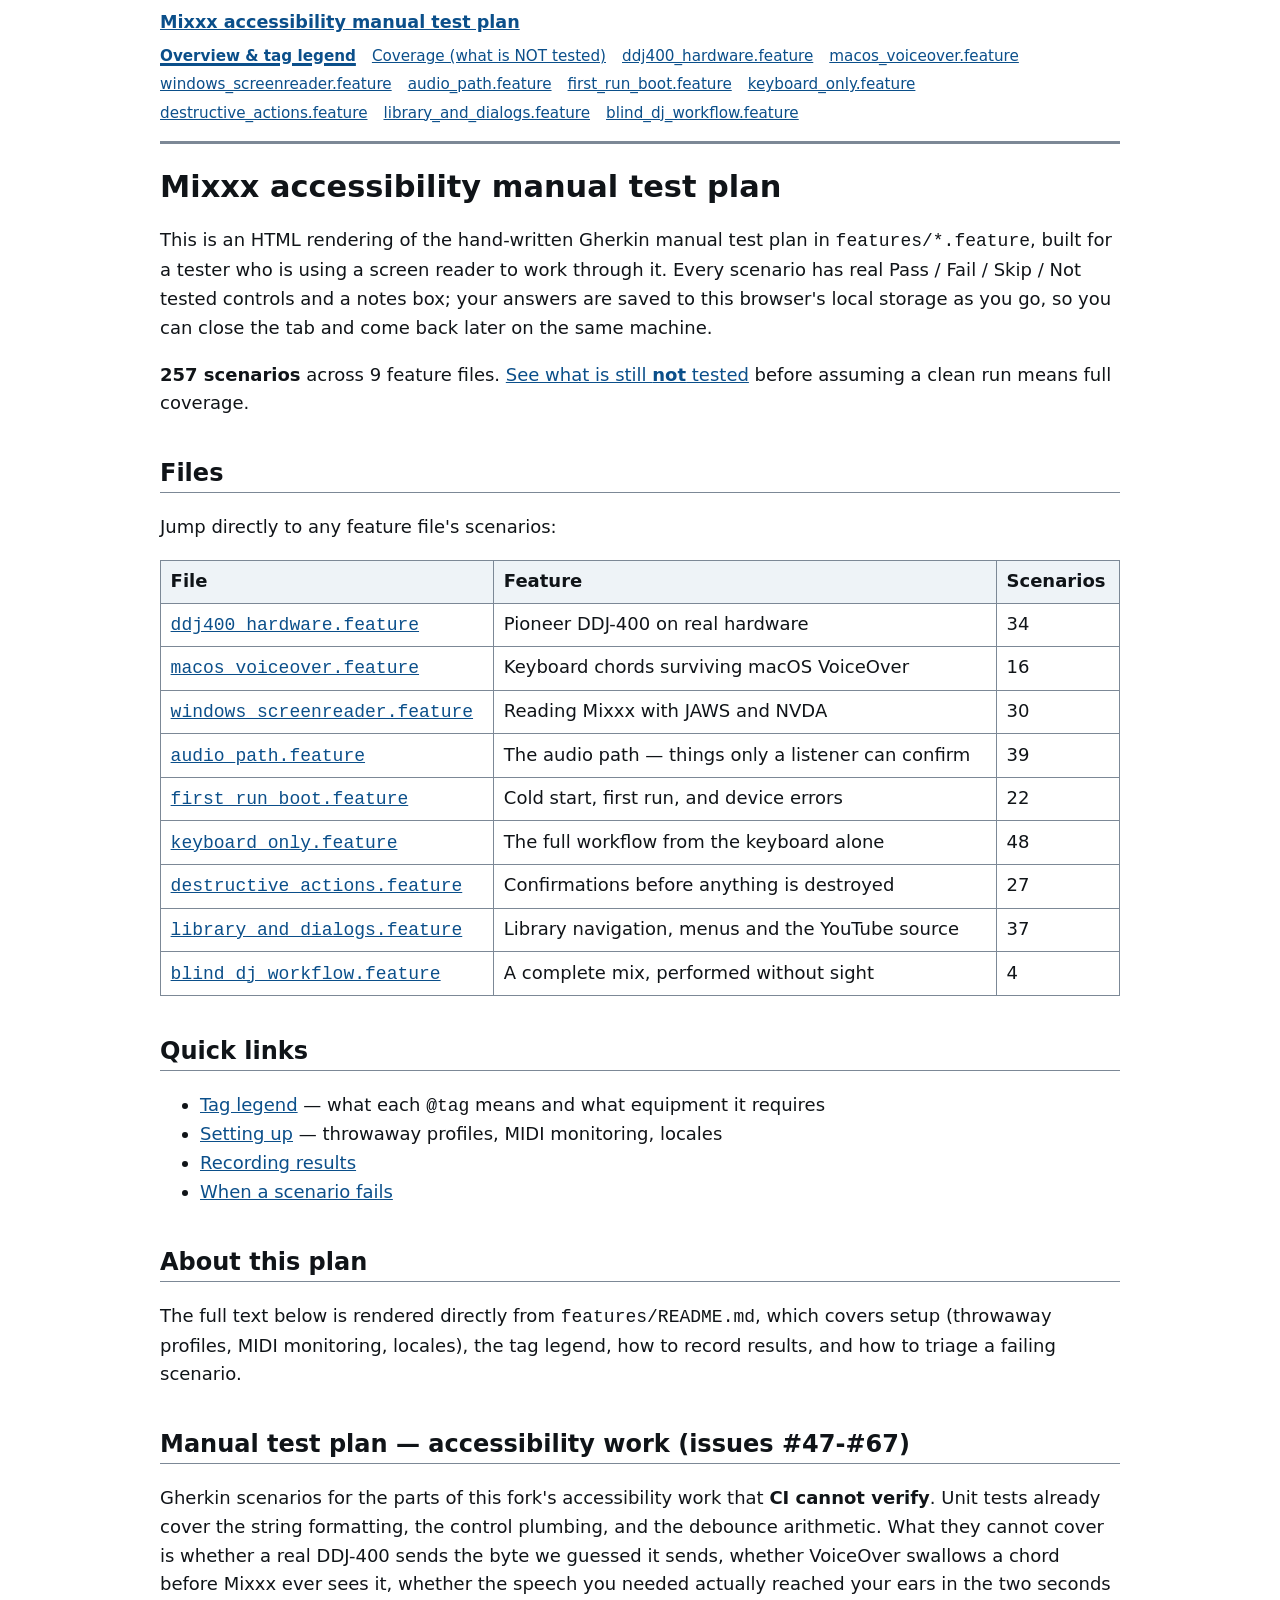
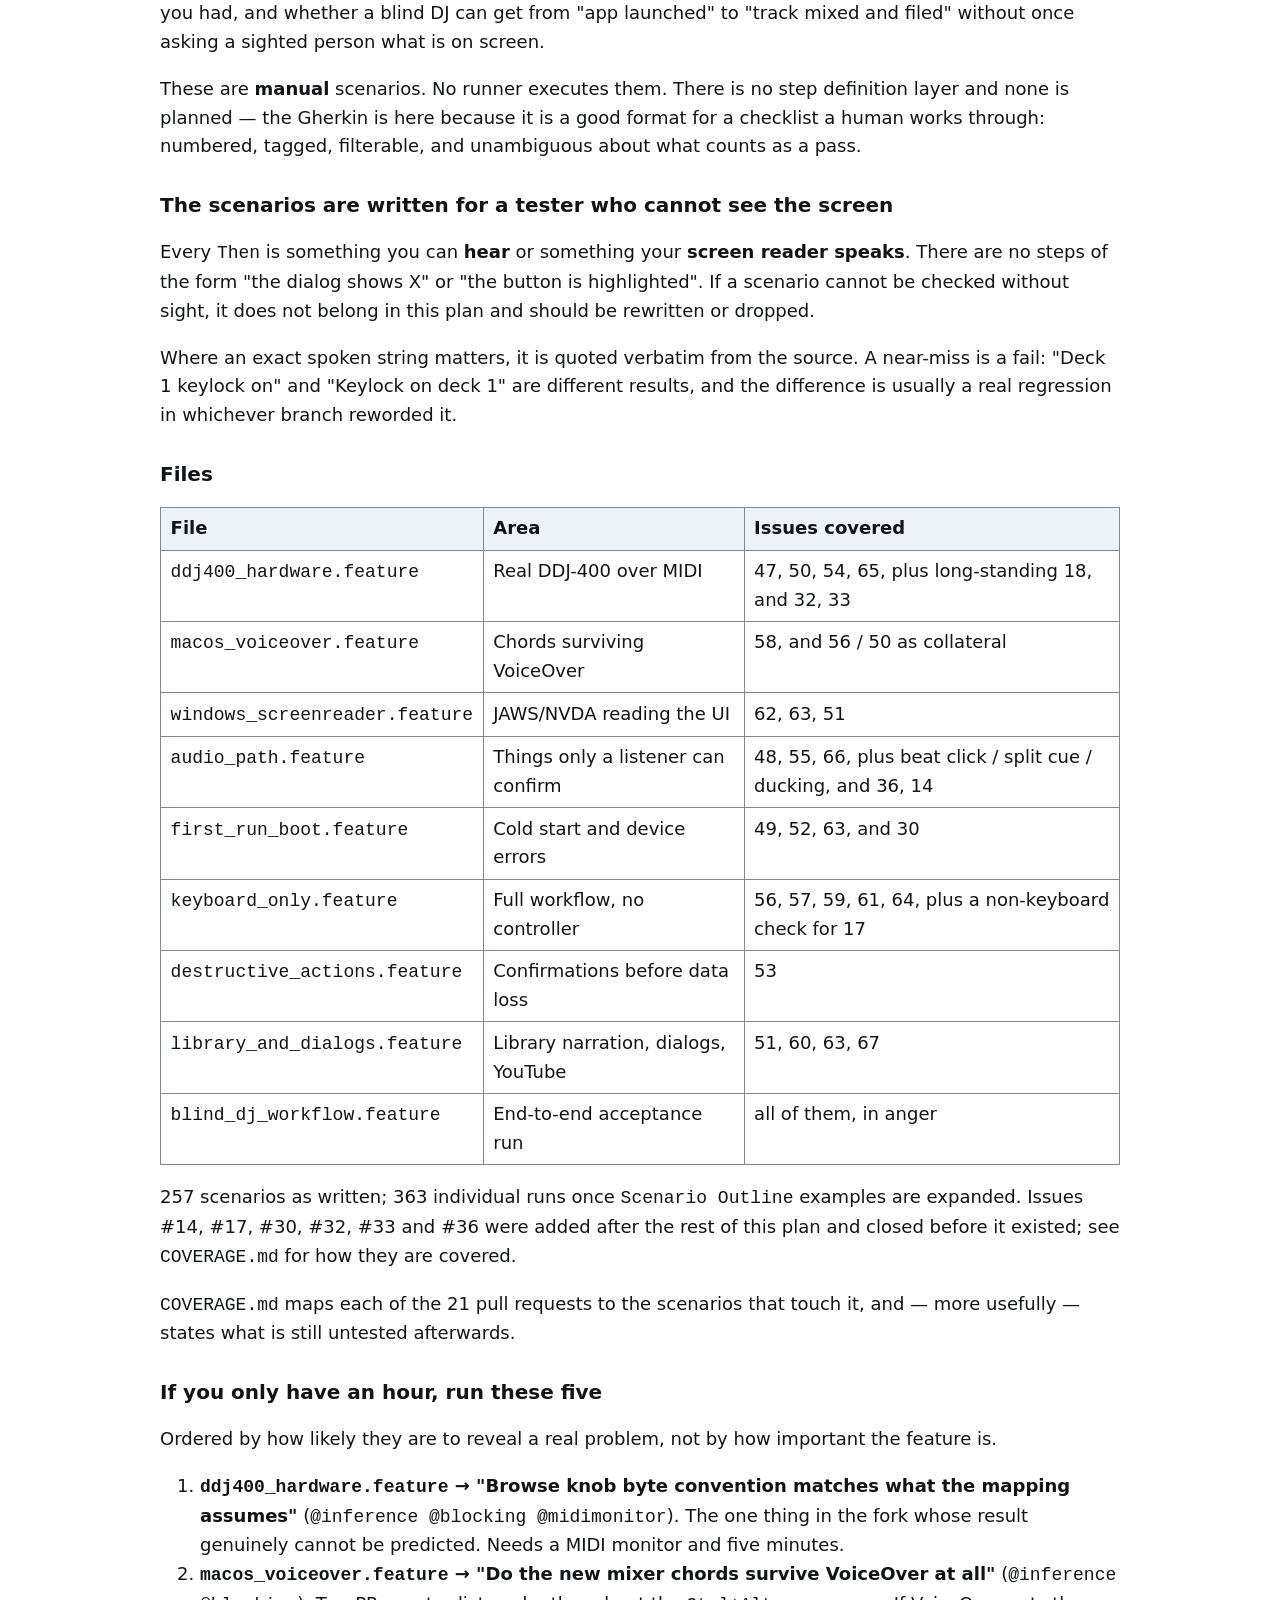
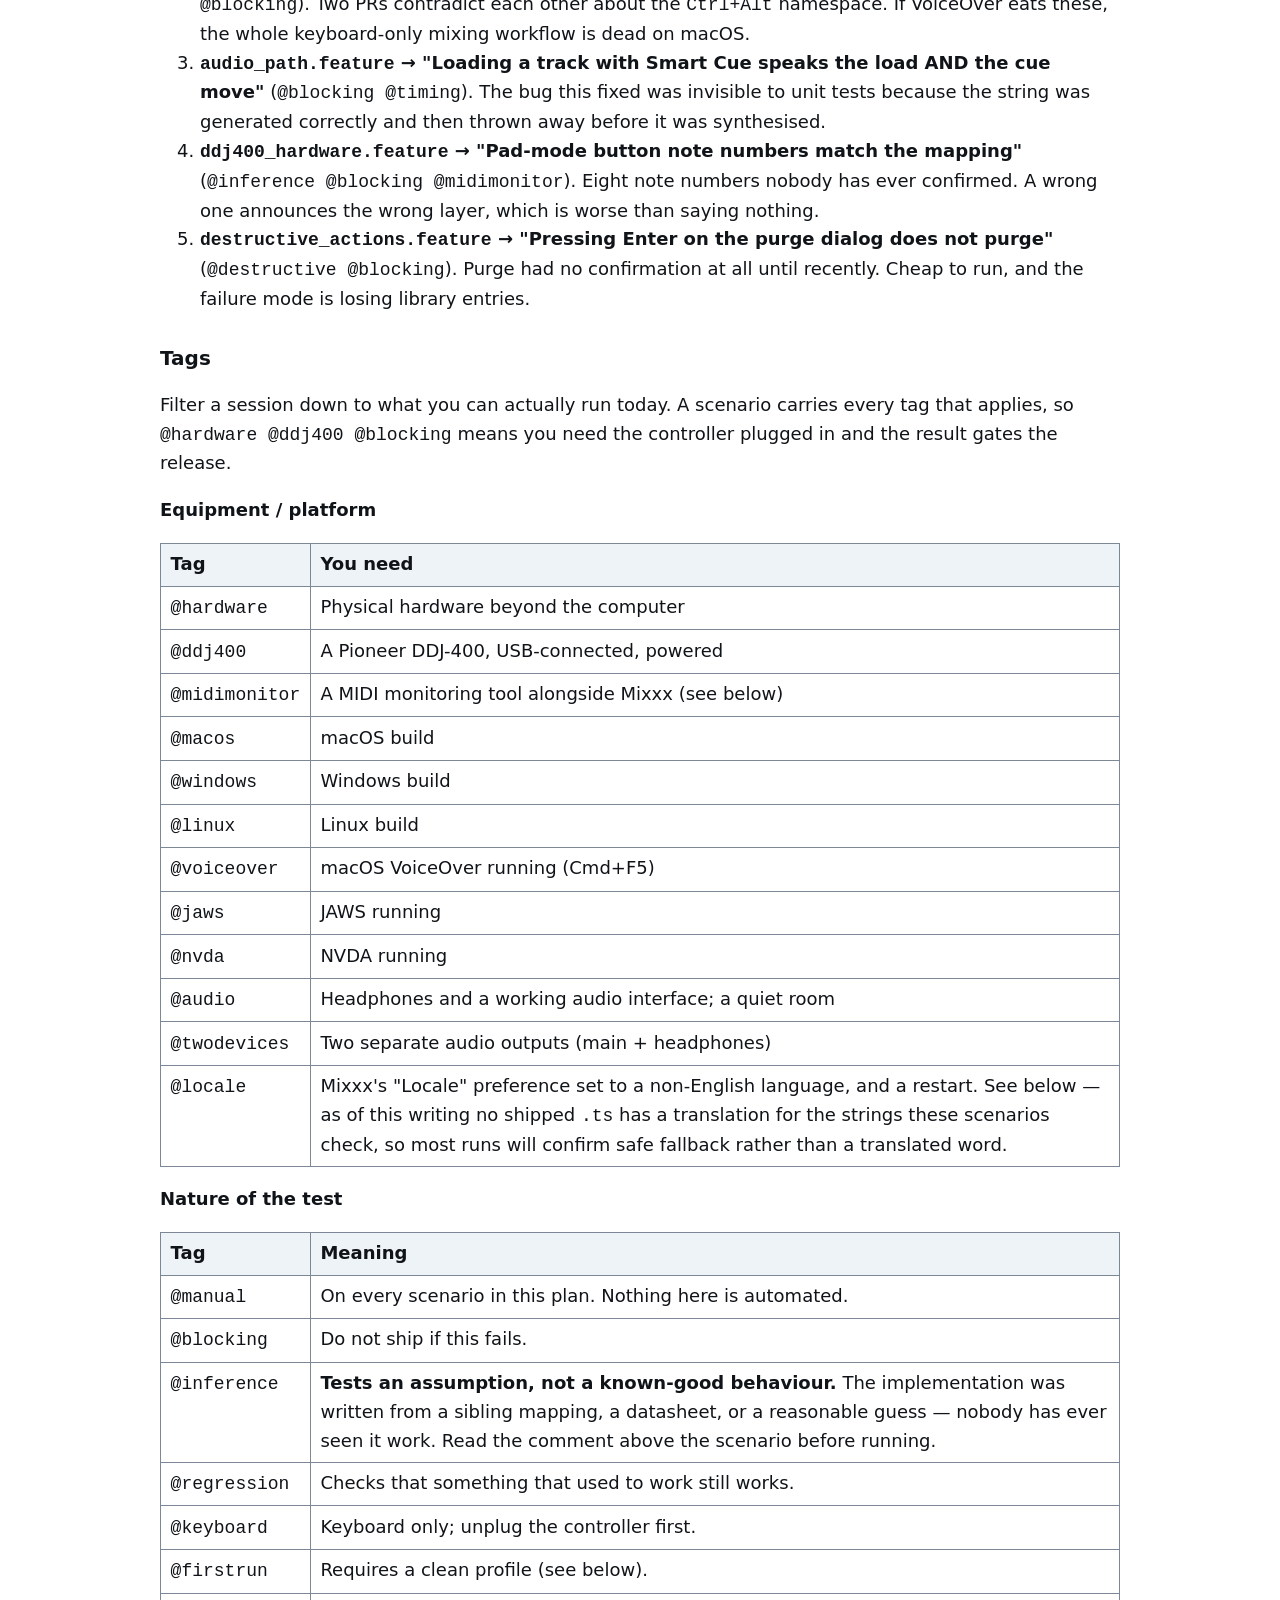
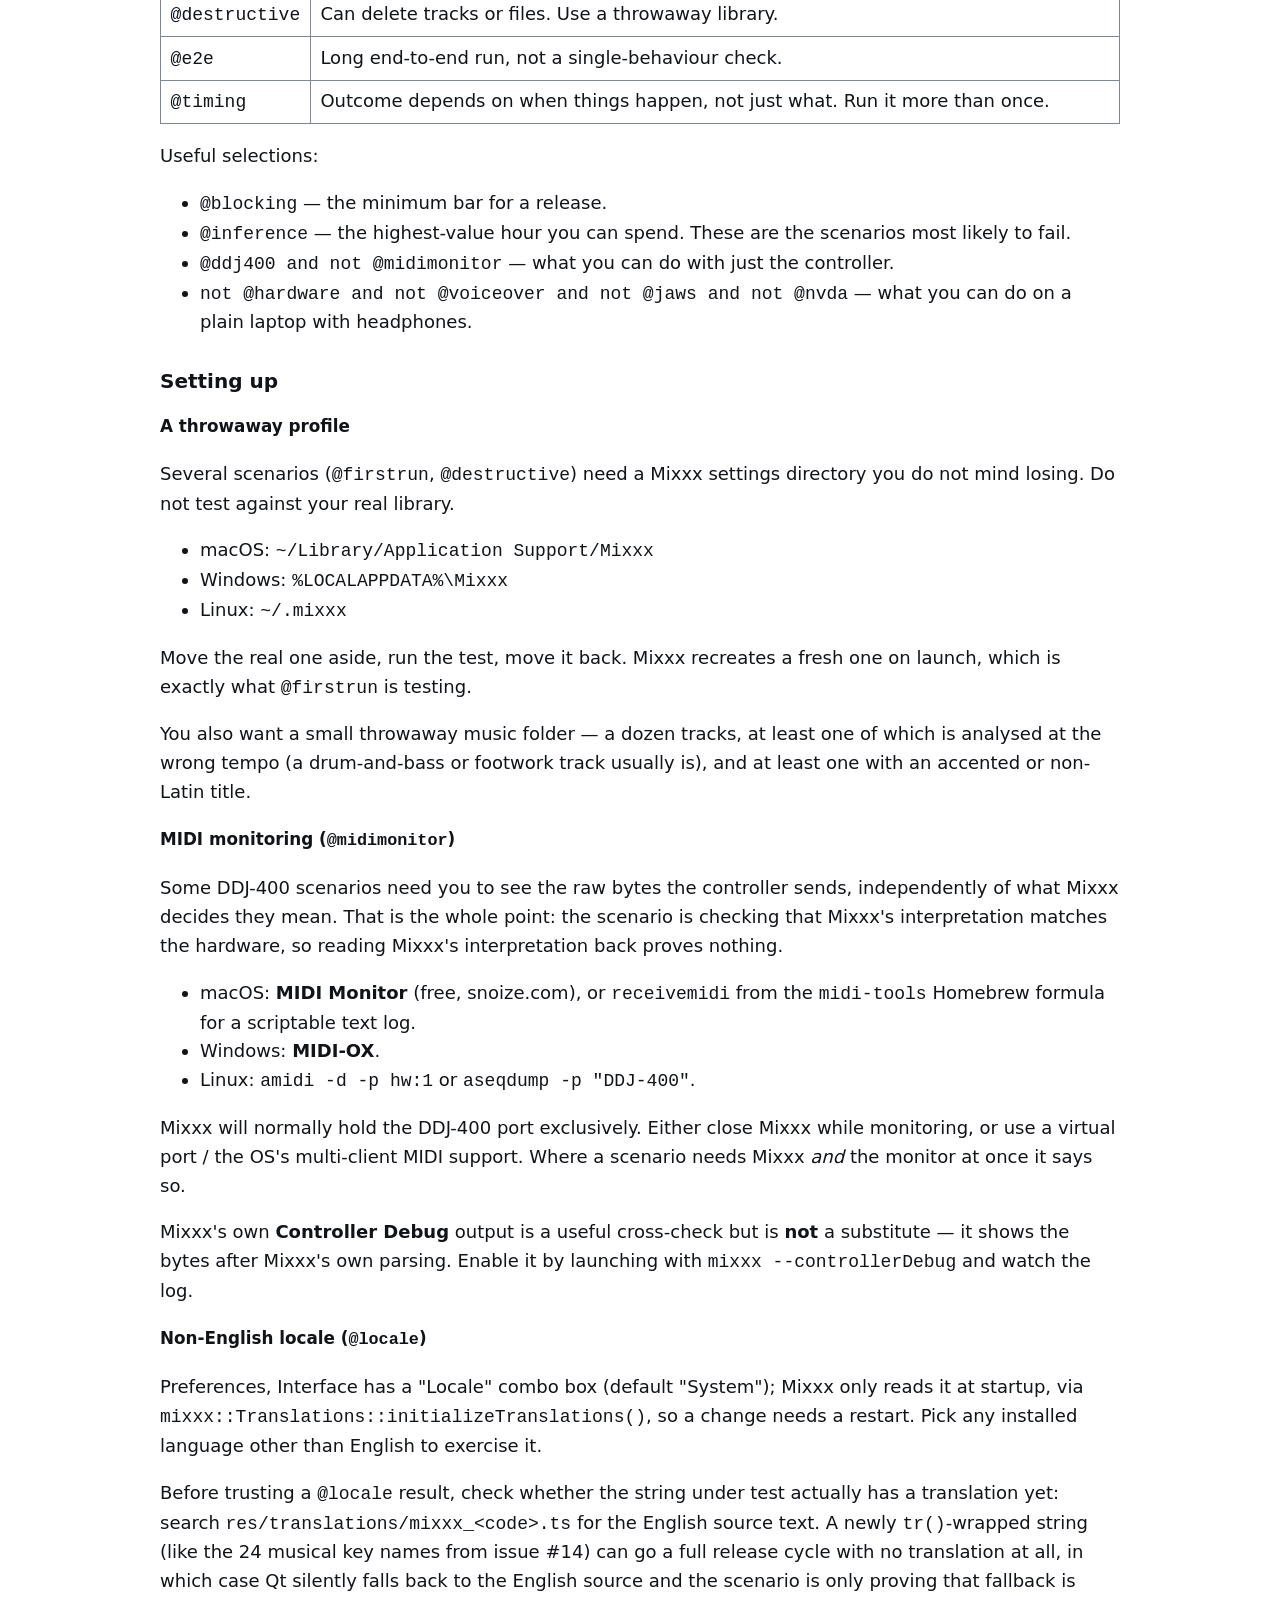
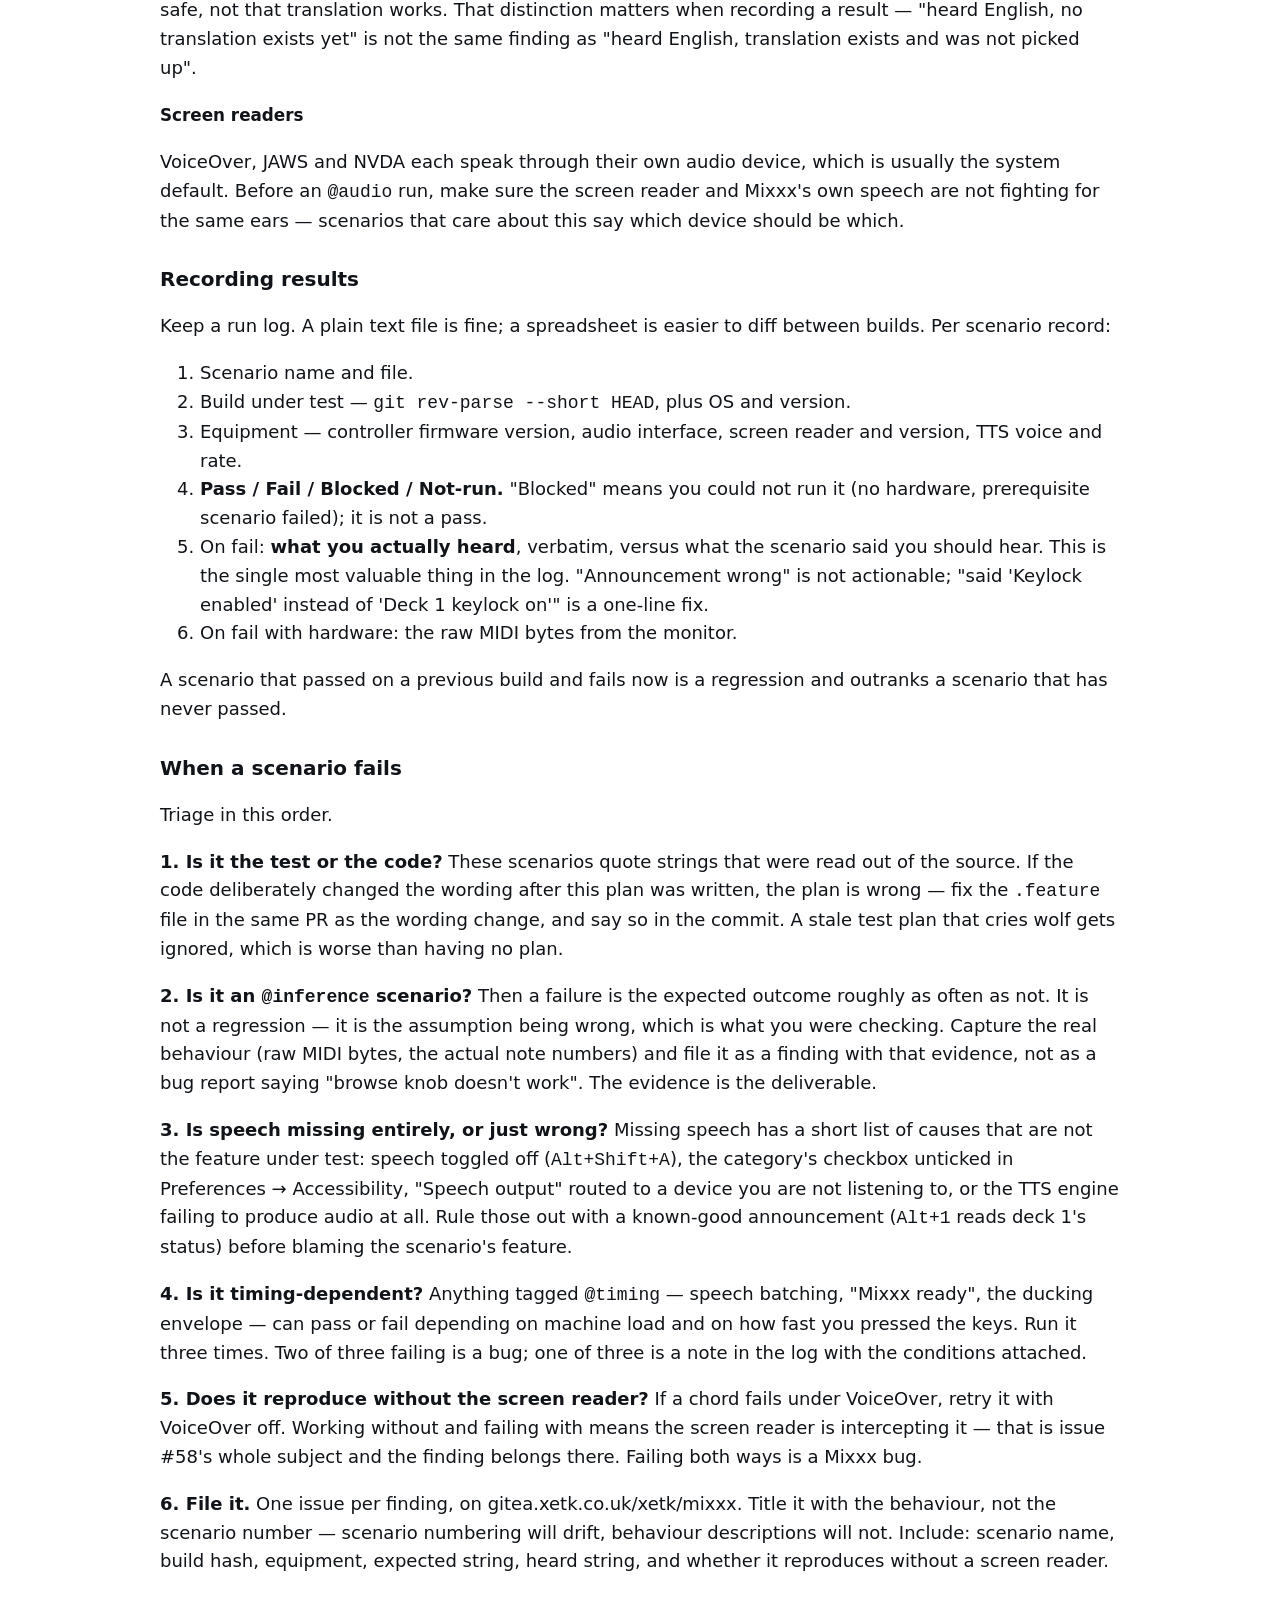
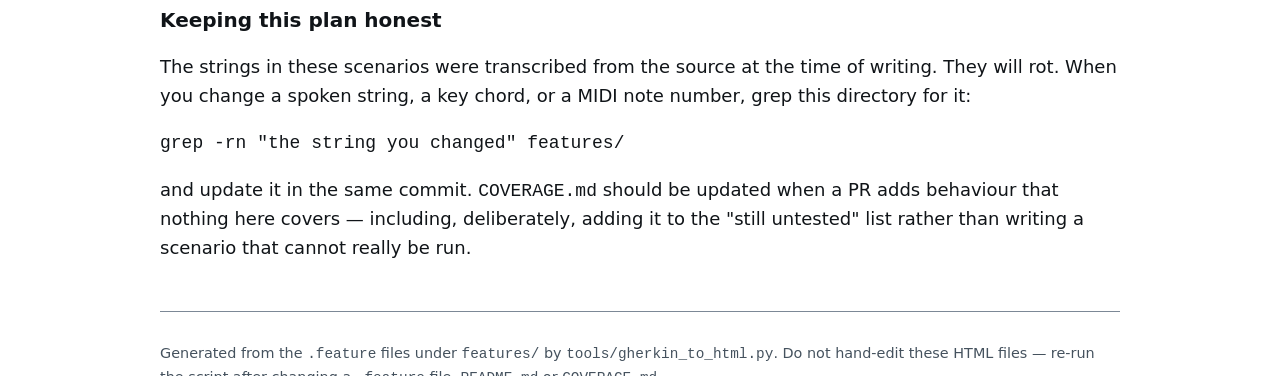
<file: features/html/index.html>
<!DOCTYPE html>
<html lang="en">
<head>
<meta charset="utf-8">
<meta name="viewport" content="width=device-width, initial-scale=1">
<title>Overview — Mixxx accessibility test plan</title>
<link rel="stylesheet" href="style.css">

</head>
<body>
<a class="skip-link" href="#main">Skip to main content</a>
<header>
<p class="site-title"><a href="index.html">Mixxx accessibility manual test plan</a></p>
<nav aria-label='Test plan navigation'><ul><li><a href='index.html' aria-current='page'>Overview &amp; tag legend</a></li><li><a href='coverage.html'>Coverage (what is NOT tested)</a></li><li><a href='ddj400_hardware.html'>ddj400_hardware.feature</a></li><li><a href='macos_voiceover.html'>macos_voiceover.feature</a></li><li><a href='windows_screenreader.html'>windows_screenreader.feature</a></li><li><a href='audio_path.html'>audio_path.feature</a></li><li><a href='first_run_boot.html'>first_run_boot.feature</a></li><li><a href='keyboard_only.html'>keyboard_only.feature</a></li><li><a href='destructive_actions.html'>destructive_actions.feature</a></li><li><a href='library_and_dialogs.html'>library_and_dialogs.feature</a></li><li><a href='blind_dj_workflow.html'>blind_dj_workflow.feature</a></li></ul></nav>
</header>
<main id="main">
<h1>Mixxx accessibility manual test plan</h1>
<p>This is an HTML rendering of the hand-written Gherkin manual test plan in <code>features/*.feature</code>, built for a tester who is using a screen reader to work through it. Every scenario has real Pass / Fail / Skip / Not tested controls and a notes box; your answers are saved to this browser's local storage as you go, so you can close the tab and come back later on the same machine.</p>
<p><strong>257 scenarios</strong> across 9 feature files. <a href='coverage.html'>See what is still <strong>not</strong> tested</a> before assuming a clean run means full coverage.</p>
<h2>Files</h2>
<p>Jump directly to any feature file's scenarios:</p>
<table>
<thead><tr><th scope='col'>File</th><th scope='col'>Feature</th><th scope='col'>Scenarios</th></tr></thead>
<tbody>
<tr><td><a href='ddj400_hardware.html'><code>ddj400_hardware.feature</code></a></td><td>Pioneer DDJ-400 on real hardware</td><td>34</td></tr>
<tr><td><a href='macos_voiceover.html'><code>macos_voiceover.feature</code></a></td><td>Keyboard chords surviving macOS VoiceOver</td><td>16</td></tr>
<tr><td><a href='windows_screenreader.html'><code>windows_screenreader.feature</code></a></td><td>Reading Mixxx with JAWS and NVDA</td><td>30</td></tr>
<tr><td><a href='audio_path.html'><code>audio_path.feature</code></a></td><td>The audio path — things only a listener can confirm</td><td>39</td></tr>
<tr><td><a href='first_run_boot.html'><code>first_run_boot.feature</code></a></td><td>Cold start, first run, and device errors</td><td>22</td></tr>
<tr><td><a href='keyboard_only.html'><code>keyboard_only.feature</code></a></td><td>The full workflow from the keyboard alone</td><td>48</td></tr>
<tr><td><a href='destructive_actions.html'><code>destructive_actions.feature</code></a></td><td>Confirmations before anything is destroyed</td><td>27</td></tr>
<tr><td><a href='library_and_dialogs.html'><code>library_and_dialogs.feature</code></a></td><td>Library navigation, menus and the YouTube source</td><td>37</td></tr>
<tr><td><a href='blind_dj_workflow.html'><code>blind_dj_workflow.feature</code></a></td><td>A complete mix, performed without sight</td><td>4</td></tr>
</tbody></table>
<h2>Quick links</h2>
<ul><li><a href='#tags'>Tag legend</a> — what each <code>@tag</code> means and what equipment it requires</li><li><a href='#setting-up'>Setting up</a> — throwaway profiles, MIDI monitoring, locales</li><li><a href='#recording-results'>Recording results</a></li><li><a href='#when-a-scenario-fails'>When a scenario fails</a></li></ul>
<h2>About this plan</h2>
<p>The full text below is rendered directly from <code>features/README.md</code>, which covers setup (throwaway profiles, MIDI monitoring, locales), the tag legend, how to record results, and how to triage a failing scenario.</p>
<h2 id='manual-test-plan-accessibility-work-issues-47-67'>Manual test plan — accessibility work (issues #47-#67)</h2>
<p>Gherkin scenarios for the parts of this fork's accessibility work that <strong>CI cannot verify</strong>. Unit tests already cover the string formatting, the control plumbing, and the debounce arithmetic. What they cannot cover is whether a real DDJ-400 sends the byte we guessed it sends, whether VoiceOver swallows a chord before Mixxx ever sees it, whether the speech you needed actually reached your ears in the two seconds you had, and whether a blind DJ can get from "app launched" to "track mixed and filed" without once asking a sighted person what is on screen.</p>
<p>These are <strong>manual</strong> scenarios. No runner executes them. There is no step definition layer and none is planned — the Gherkin is here because it is a good format for a checklist a human works through: numbered, tagged, filterable, and unambiguous about what counts as a pass.</p>
<h3 id='the-scenarios-are-written-for-a-tester-who-cannot-see-the-screen'>The scenarios are written for a tester who cannot see the screen</h3>
<p>Every <code>Then</code> is something you can <strong>hear</strong> or something your <strong>screen reader speaks</strong>. There are no steps of the form "the dialog shows X" or "the button is highlighted". If a scenario cannot be checked without sight, it does not belong in this plan and should be rewritten or dropped.</p>
<p>Where an exact spoken string matters, it is quoted verbatim from the source. A near-miss is a fail: "Deck 1 keylock on" and "Keylock on deck 1" are different results, and the difference is usually a real regression in whichever branch reworded it.</p>
<h3 id='files'>Files</h3>
<table class="md-table">
<thead><tr><th scope="col">File</th><th scope="col">Area</th><th scope="col">Issues covered</th></tr></thead>
<tbody>
<tr><td><code>ddj400_hardware.feature</code></td><td>Real DDJ-400 over MIDI</td><td>47, 50, 54, 65, plus long-standing 18, and 32, 33</td></tr>
<tr><td><code>macos_voiceover.feature</code></td><td>Chords surviving VoiceOver</td><td>58, and 56 / 50 as collateral</td></tr>
<tr><td><code>windows_screenreader.feature</code></td><td>JAWS/NVDA reading the UI</td><td>62, 63, 51</td></tr>
<tr><td><code>audio_path.feature</code></td><td>Things only a listener can confirm</td><td>48, 55, 66, plus beat click / split cue / ducking, and 36, 14</td></tr>
<tr><td><code>first_run_boot.feature</code></td><td>Cold start and device errors</td><td>49, 52, 63, and 30</td></tr>
<tr><td><code>keyboard_only.feature</code></td><td>Full workflow, no controller</td><td>56, 57, 59, 61, 64, plus a non-keyboard check for 17</td></tr>
<tr><td><code>destructive_actions.feature</code></td><td>Confirmations before data loss</td><td>53</td></tr>
<tr><td><code>library_and_dialogs.feature</code></td><td>Library narration, dialogs, YouTube</td><td>51, 60, 63, 67</td></tr>
<tr><td><code>blind_dj_workflow.feature</code></td><td>End-to-end acceptance run</td><td>all of them, in anger</td></tr>
</tbody></table>
<p>257 scenarios as written; 363 individual runs once <code>Scenario Outline</code> examples are expanded. Issues #14, #17, #30, #32, #33 and #36 were added after the rest of this plan and closed before it existed; see <code>COVERAGE.md</code> for how they are covered.</p>
<p><code>COVERAGE.md</code> maps each of the 21 pull requests to the scenarios that touch it, and — more usefully — states what is still untested afterwards.</p>
<h3 id='if-you-only-have-an-hour-run-these-five'>If you only have an hour, run these five</h3>
<p>Ordered by how likely they are to reveal a real problem, not by how important the feature is.</p>
<ol><li><strong><code>ddj400_hardware.feature</code> → "Browse knob byte convention matches what the mapping assumes"</strong> (<code>@inference @blocking @midimonitor</code>). The one thing in the fork whose result genuinely cannot be predicted. Needs a MIDI monitor and five minutes.</li><li><strong><code>macos_voiceover.feature</code> → "Do the new mixer chords survive VoiceOver at all"</strong> (<code>@inference @blocking</code>). Two PRs contradict each other about the <code>Ctrl+Alt</code> namespace. If VoiceOver eats these, the whole keyboard-only mixing workflow is dead on macOS.</li><li><strong><code>audio_path.feature</code> → "Loading a track with Smart Cue speaks the load AND the cue move"</strong> (<code>@blocking @timing</code>). The bug this fixed was invisible to unit tests because the string was generated correctly and then thrown away before it was synthesised.</li><li><strong><code>ddj400_hardware.feature</code> → "Pad-mode button note numbers match the mapping"</strong> (<code>@inference @blocking @midimonitor</code>). Eight note numbers nobody has ever confirmed. A wrong one announces the wrong layer, which is worse than saying nothing.</li><li><strong><code>destructive_actions.feature</code> → "Pressing Enter on the purge dialog does not purge"</strong> (<code>@destructive @blocking</code>). Purge had no confirmation at all until recently. Cheap to run, and the failure mode is losing library entries.</li></ol>
<h3 id='tags'>Tags</h3>
<p>Filter a session down to what you can actually run today. A scenario carries every tag that applies, so <code>@hardware @ddj400 @blocking</code> means you need the controller plugged in and the result gates the release.</p>
<p><strong>Equipment / platform</strong></p>
<table class="md-table">
<thead><tr><th scope="col">Tag</th><th scope="col">You need</th></tr></thead>
<tbody>
<tr><td><code>@hardware</code></td><td>Physical hardware beyond the computer</td></tr>
<tr><td><code>@ddj400</code></td><td>A Pioneer DDJ-400, USB-connected, powered</td></tr>
<tr><td><code>@midimonitor</code></td><td>A MIDI monitoring tool alongside Mixxx (see below)</td></tr>
<tr><td><code>@macos</code></td><td>macOS build</td></tr>
<tr><td><code>@windows</code></td><td>Windows build</td></tr>
<tr><td><code>@linux</code></td><td>Linux build</td></tr>
<tr><td><code>@voiceover</code></td><td>macOS VoiceOver running (Cmd+F5)</td></tr>
<tr><td><code>@jaws</code></td><td>JAWS running</td></tr>
<tr><td><code>@nvda</code></td><td>NVDA running</td></tr>
<tr><td><code>@audio</code></td><td>Headphones and a working audio interface; a quiet room</td></tr>
<tr><td><code>@twodevices</code></td><td>Two separate audio outputs (main + headphones)</td></tr>
<tr><td><code>@locale</code></td><td>Mixxx's "Locale" preference set to a non-English language, and a restart. See below — as of this writing no shipped <code>.ts</code> has a translation for the strings these scenarios check, so most runs will confirm safe fallback rather than a translated word.</td></tr>
</tbody></table>
<p><strong>Nature of the test</strong></p>
<table class="md-table">
<thead><tr><th scope="col">Tag</th><th scope="col">Meaning</th></tr></thead>
<tbody>
<tr><td><code>@manual</code></td><td>On every scenario in this plan. Nothing here is automated.</td></tr>
<tr><td><code>@blocking</code></td><td>Do not ship if this fails.</td></tr>
<tr><td><code>@inference</code></td><td><strong>Tests an assumption, not a known-good behaviour.</strong> The implementation was written from a sibling mapping, a datasheet, or a reasonable guess — nobody has ever seen it work. Read the comment above the scenario before running.</td></tr>
<tr><td><code>@regression</code></td><td>Checks that something that used to work still works.</td></tr>
<tr><td><code>@keyboard</code></td><td>Keyboard only; unplug the controller first.</td></tr>
<tr><td><code>@firstrun</code></td><td>Requires a clean profile (see below).</td></tr>
<tr><td><code>@destructive</code></td><td>Can delete tracks or files. Use a throwaway library.</td></tr>
<tr><td><code>@e2e</code></td><td>Long end-to-end run, not a single-behaviour check.</td></tr>
<tr><td><code>@timing</code></td><td>Outcome depends on when things happen, not just what. Run it more than once.</td></tr>
</tbody></table>
<p>Useful selections:</p>
<ul><li><code>@blocking</code> — the minimum bar for a release.</li><li><code>@inference</code> — the highest-value hour you can spend. These are the scenarios most likely to fail.</li><li><code>@ddj400 and not @midimonitor</code> — what you can do with just the controller.</li><li><code>not @hardware and not @voiceover and not @jaws and not @nvda</code> — what you can do on a plain laptop with headphones.</li></ul>
<h3 id='setting-up'>Setting up</h3>
<h4 id='a-throwaway-profile'>A throwaway profile</h4>
<p>Several scenarios (<code>@firstrun</code>, <code>@destructive</code>) need a Mixxx settings directory you do not mind losing. Do not test against your real library.</p>
<ul><li>macOS: <code>~/Library/Application Support/Mixxx</code></li><li>Windows: <code>%LOCALAPPDATA%\Mixxx</code></li><li>Linux: <code>~/.mixxx</code></li></ul>
<p>Move the real one aside, run the test, move it back. Mixxx recreates a fresh one on launch, which is exactly what <code>@firstrun</code> is testing.</p>
<p>You also want a small throwaway music folder — a dozen tracks, at least one of which is analysed at the wrong tempo (a drum-and-bass or footwork track usually is), and at least one with an accented or non-Latin title.</p>
<h4 id='midi-monitoring-midimonitor'>MIDI monitoring (<code>@midimonitor</code>)</h4>
<p>Some DDJ-400 scenarios need you to see the raw bytes the controller sends, independently of what Mixxx decides they mean. That is the whole point: the scenario is checking that Mixxx's interpretation matches the hardware, so reading Mixxx's interpretation back proves nothing.</p>
<ul><li>macOS: <strong>MIDI Monitor</strong> (free, snoize.com), or <code>receivemidi</code> from the <code>midi-tools</code> Homebrew formula for a scriptable text log.</li><li>Windows: <strong>MIDI-OX</strong>.</li><li>Linux: <code>amidi -d -p hw:1</code> or <code>aseqdump -p "DDJ-400"</code>.</li></ul>
<p>Mixxx will normally hold the DDJ-400 port exclusively. Either close Mixxx while monitoring, or use a virtual port / the OS's multi-client MIDI support. Where a scenario needs Mixxx <em>and</em> the monitor at once it says so.</p>
<p>Mixxx's own <strong>Controller Debug</strong> output is a useful cross-check but is <strong>not</strong> a substitute — it shows the bytes after Mixxx's own parsing. Enable it by launching with <code>mixxx --controllerDebug</code> and watch the log.</p>
<h4 id='non-english-locale-locale'>Non-English locale (<code>@locale</code>)</h4>
<p>Preferences, Interface has a "Locale" combo box (default "System"); Mixxx only reads it at startup, via <code>mixxx::Translations::initializeTranslations()</code>, so a change needs a restart. Pick any installed language other than English to exercise it.</p>
<p>Before trusting a <code>@locale</code> result, check whether the string under test actually has a translation yet: search <code>res/translations/mixxx_&lt;code&gt;.ts</code> for the English source text. A newly <code>tr()</code>-wrapped string (like the 24 musical key names from issue #14) can go a full release cycle with no translation at all, in which case Qt silently falls back to the English source and the scenario is only proving that fallback is safe, not that translation works. That distinction matters when recording a result — "heard English, no translation exists yet" is not the same finding as "heard English, translation exists and was not picked up".</p>
<h4 id='screen-readers'>Screen readers</h4>
<p>VoiceOver, JAWS and NVDA each speak through their own audio device, which is usually the system default. Before an <code>@audio</code> run, make sure the screen reader and Mixxx's own speech are not fighting for the same ears — scenarios that care about this say which device should be which.</p>
<h3 id='recording-results'>Recording results</h3>
<p>Keep a run log. A plain text file is fine; a spreadsheet is easier to diff between builds. Per scenario record:</p>
<ol><li>Scenario name and file.</li><li>Build under test — <code>git rev-parse --short HEAD</code>, plus OS and version.</li><li>Equipment — controller firmware version, audio interface, screen reader and version, TTS voice and rate.</li><li><strong>Pass / Fail / Blocked / Not-run.</strong> "Blocked" means you could not run it (no hardware, prerequisite scenario failed); it is not a pass.</li><li>On fail: <strong>what you actually heard</strong>, verbatim, versus what the scenario said you should hear. This is the single most valuable thing in the log. "Announcement wrong" is not actionable; "said 'Keylock enabled' instead of 'Deck 1 keylock on'" is a one-line fix.</li><li>On fail with hardware: the raw MIDI bytes from the monitor.</li></ol>
<p>A scenario that passed on a previous build and fails now is a regression and outranks a scenario that has never passed.</p>
<h3 id='when-a-scenario-fails'>When a scenario fails</h3>
<p>Triage in this order.</p>
<p><strong>1. Is it the test or the code?</strong> These scenarios quote strings that were read out of the source. If the code deliberately changed the wording after this plan was written, the plan is wrong — fix the <code>.feature</code> file in the same PR as the wording change, and say so in the commit. A stale test plan that cries wolf gets ignored, which is worse than having no plan.</p>
<p><strong>2. Is it an <code>@inference</code> scenario?</strong> Then a failure is the expected outcome roughly as often as not. It is not a regression — it is the assumption being wrong, which is what you were checking. Capture the real behaviour (raw MIDI bytes, the actual note numbers) and file it as a finding with that evidence, not as a bug report saying "browse knob doesn't work". The evidence is the deliverable.</p>
<p><strong>3. Is speech missing entirely, or just wrong?</strong> Missing speech has a short list of causes that are not the feature under test: speech toggled off (<code>Alt+Shift+A</code>), the category's checkbox unticked in Preferences → Accessibility, "Speech output" routed to a device you are not listening to, or the TTS engine failing to produce audio at all. Rule those out with a known-good announcement (<code>Alt+1</code> reads deck 1's status) before blaming the scenario's feature.</p>
<p><strong>4. Is it timing-dependent?</strong> Anything tagged <code>@timing</code> — speech batching, "Mixxx ready", the ducking envelope — can pass or fail depending on machine load and on how fast you pressed the keys. Run it three times. Two of three failing is a bug; one of three is a note in the log with the conditions attached.</p>
<p><strong>5. Does it reproduce without the screen reader?</strong> If a chord fails under VoiceOver, retry it with VoiceOver off. Working without and failing with means the screen reader is intercepting it — that is issue #58's whole subject and the finding belongs there. Failing both ways is a Mixxx bug.</p>
<p><strong>6. File it.</strong> One issue per finding, on gitea.xetk.co.uk/xetk/mixxx. Title it with the behaviour, not the scenario number — scenario numbering will drift, behaviour descriptions will not. Include: scenario name, build hash, equipment, expected string, heard string, and whether it reproduces without a screen reader.</p>
<h3 id='keeping-this-plan-honest'>Keeping this plan honest</h3>
<p>The strings in these scenarios were transcribed from the source at the time of writing. They will rot. When you change a spoken string, a key chord, or a MIDI note number, grep this directory for it:</p>
<pre><code>grep -rn &quot;the string you changed&quot; features/</code></pre>
<p>and update it in the same commit. <code>COVERAGE.md</code> should be updated when a PR adds behaviour that nothing here covers — including, deliberately, adding it to the "still untested" list rather than writing a scenario that cannot really be run.</p>
</main>
<footer>
<p>Generated from the <code>.feature</code> files under <code>features/</code> by
<code>tools/gherkin_to_html.py</code>. Do not hand-edit these HTML files — re-run the
script after changing a <code>.feature</code> file, <code>README.md</code> or
<code>COVERAGE.md</code>.</p>
</footer>
<script src="progress.js"></script>
</body>
</html>
</file>
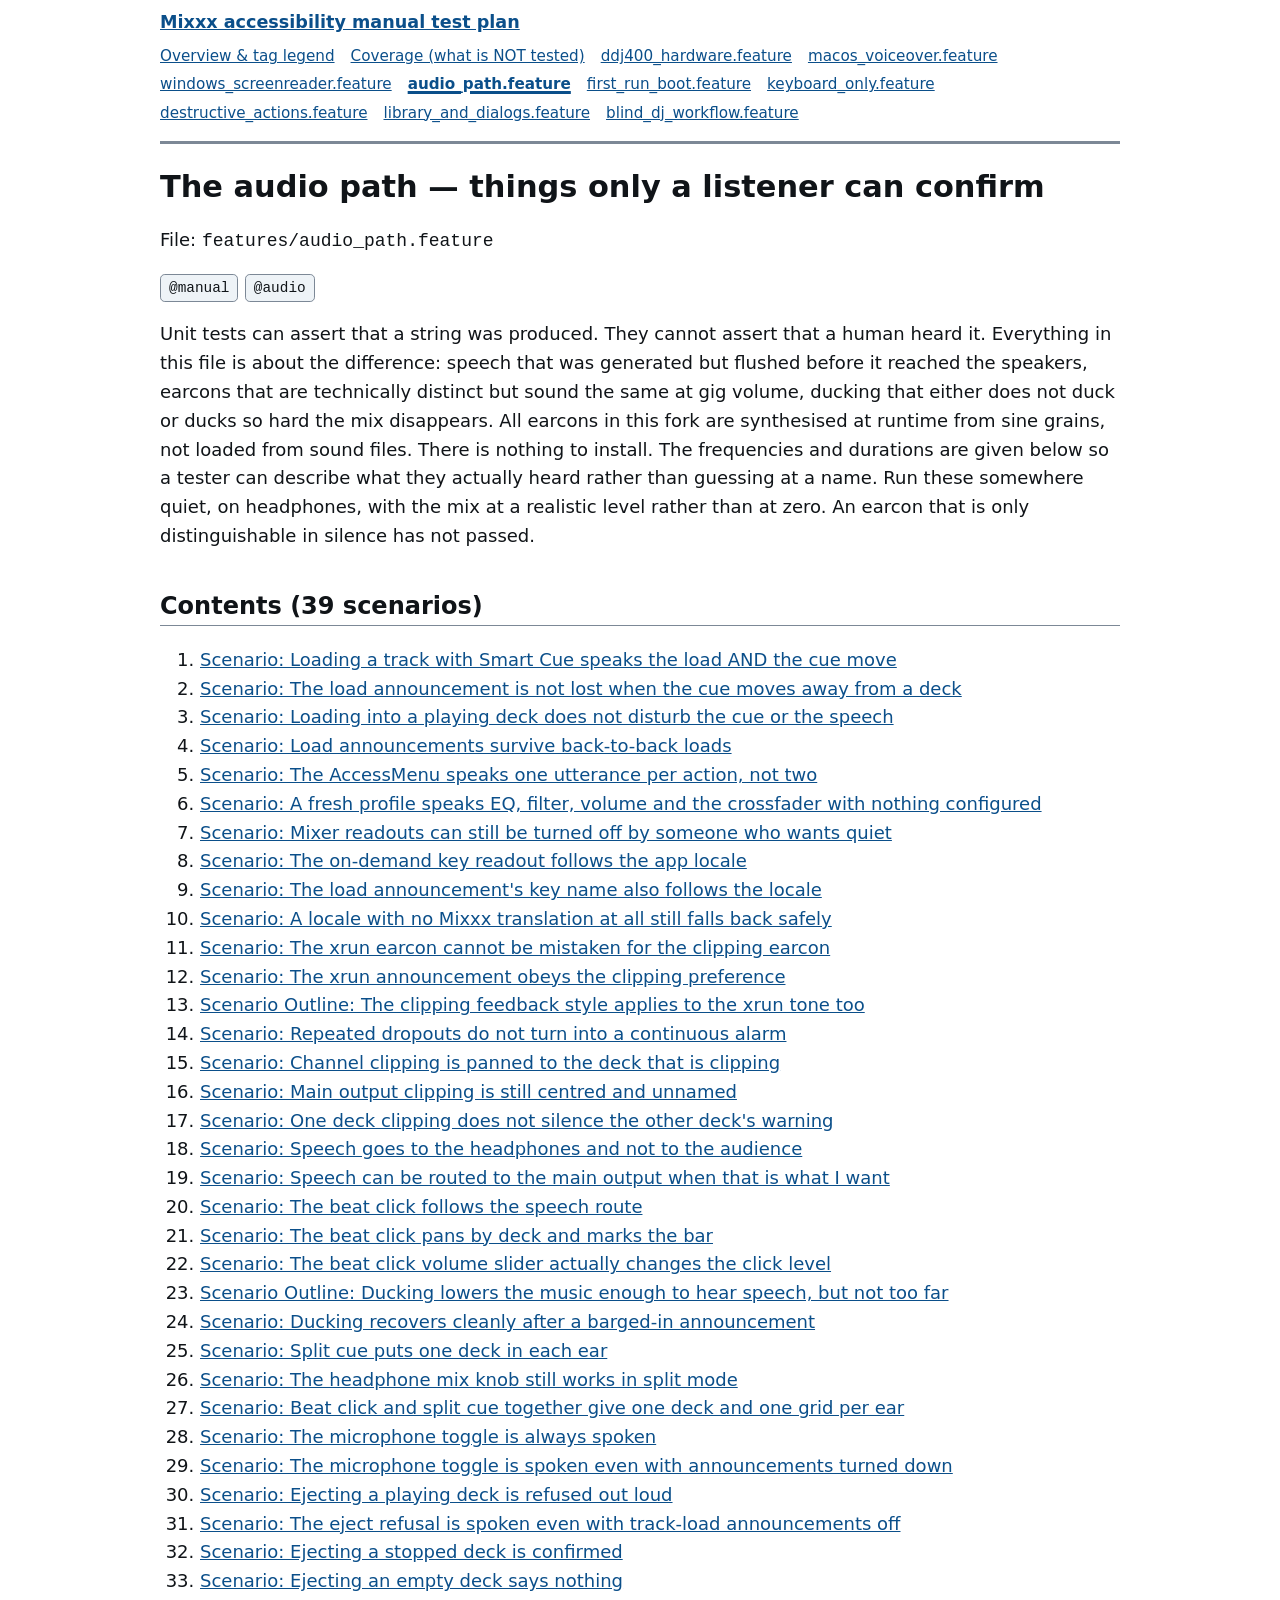
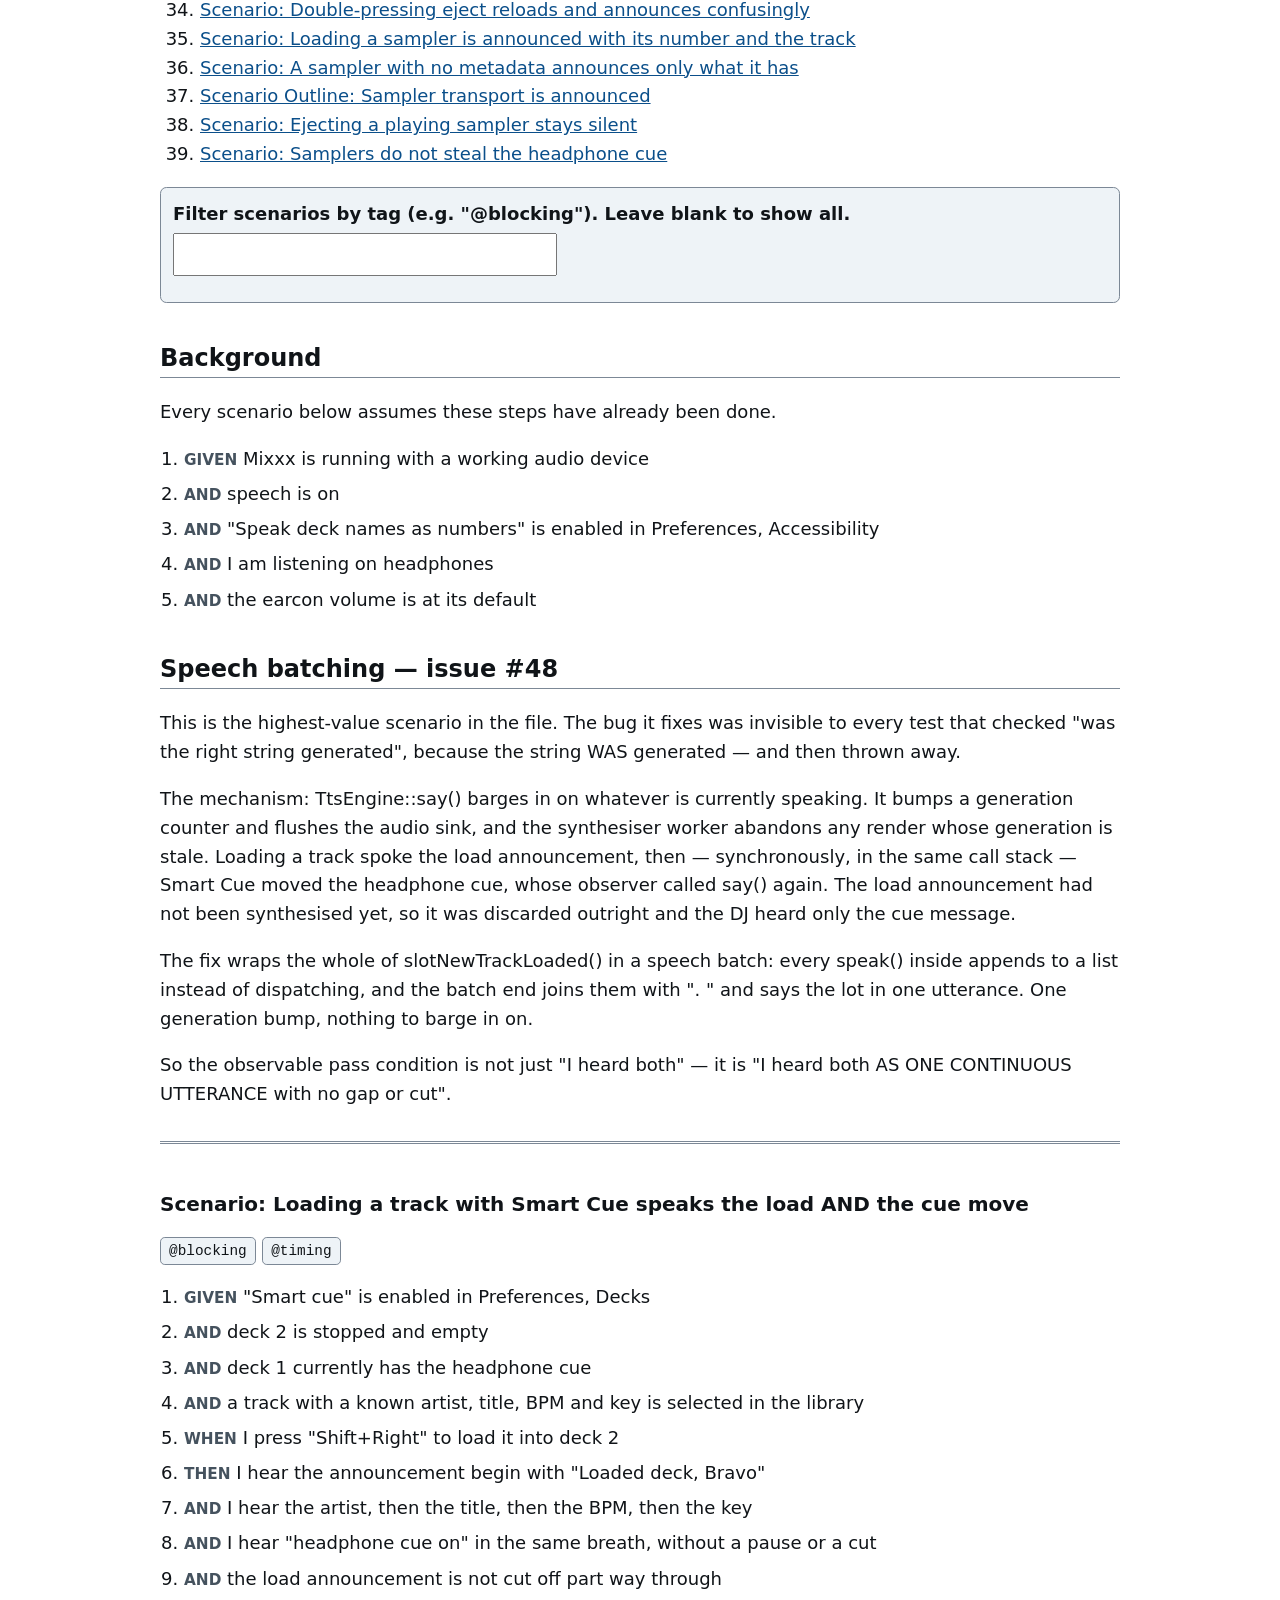
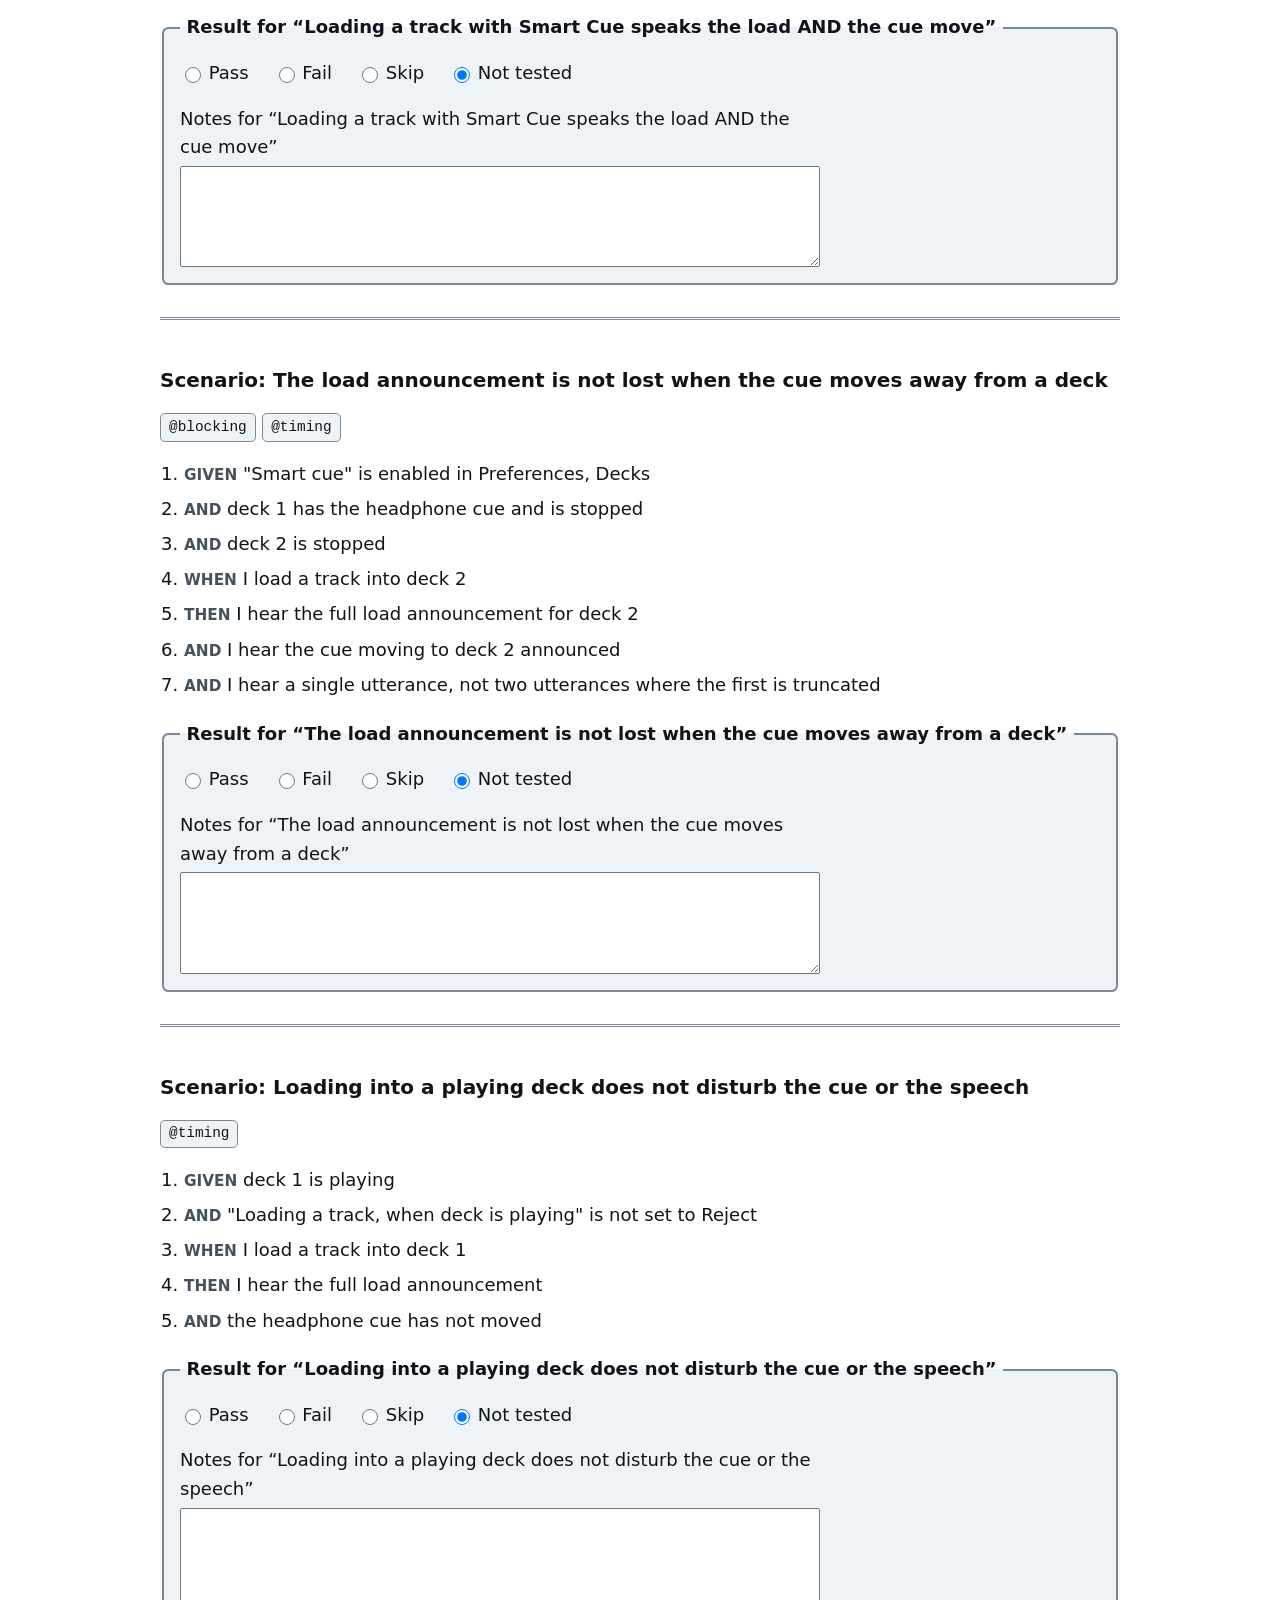
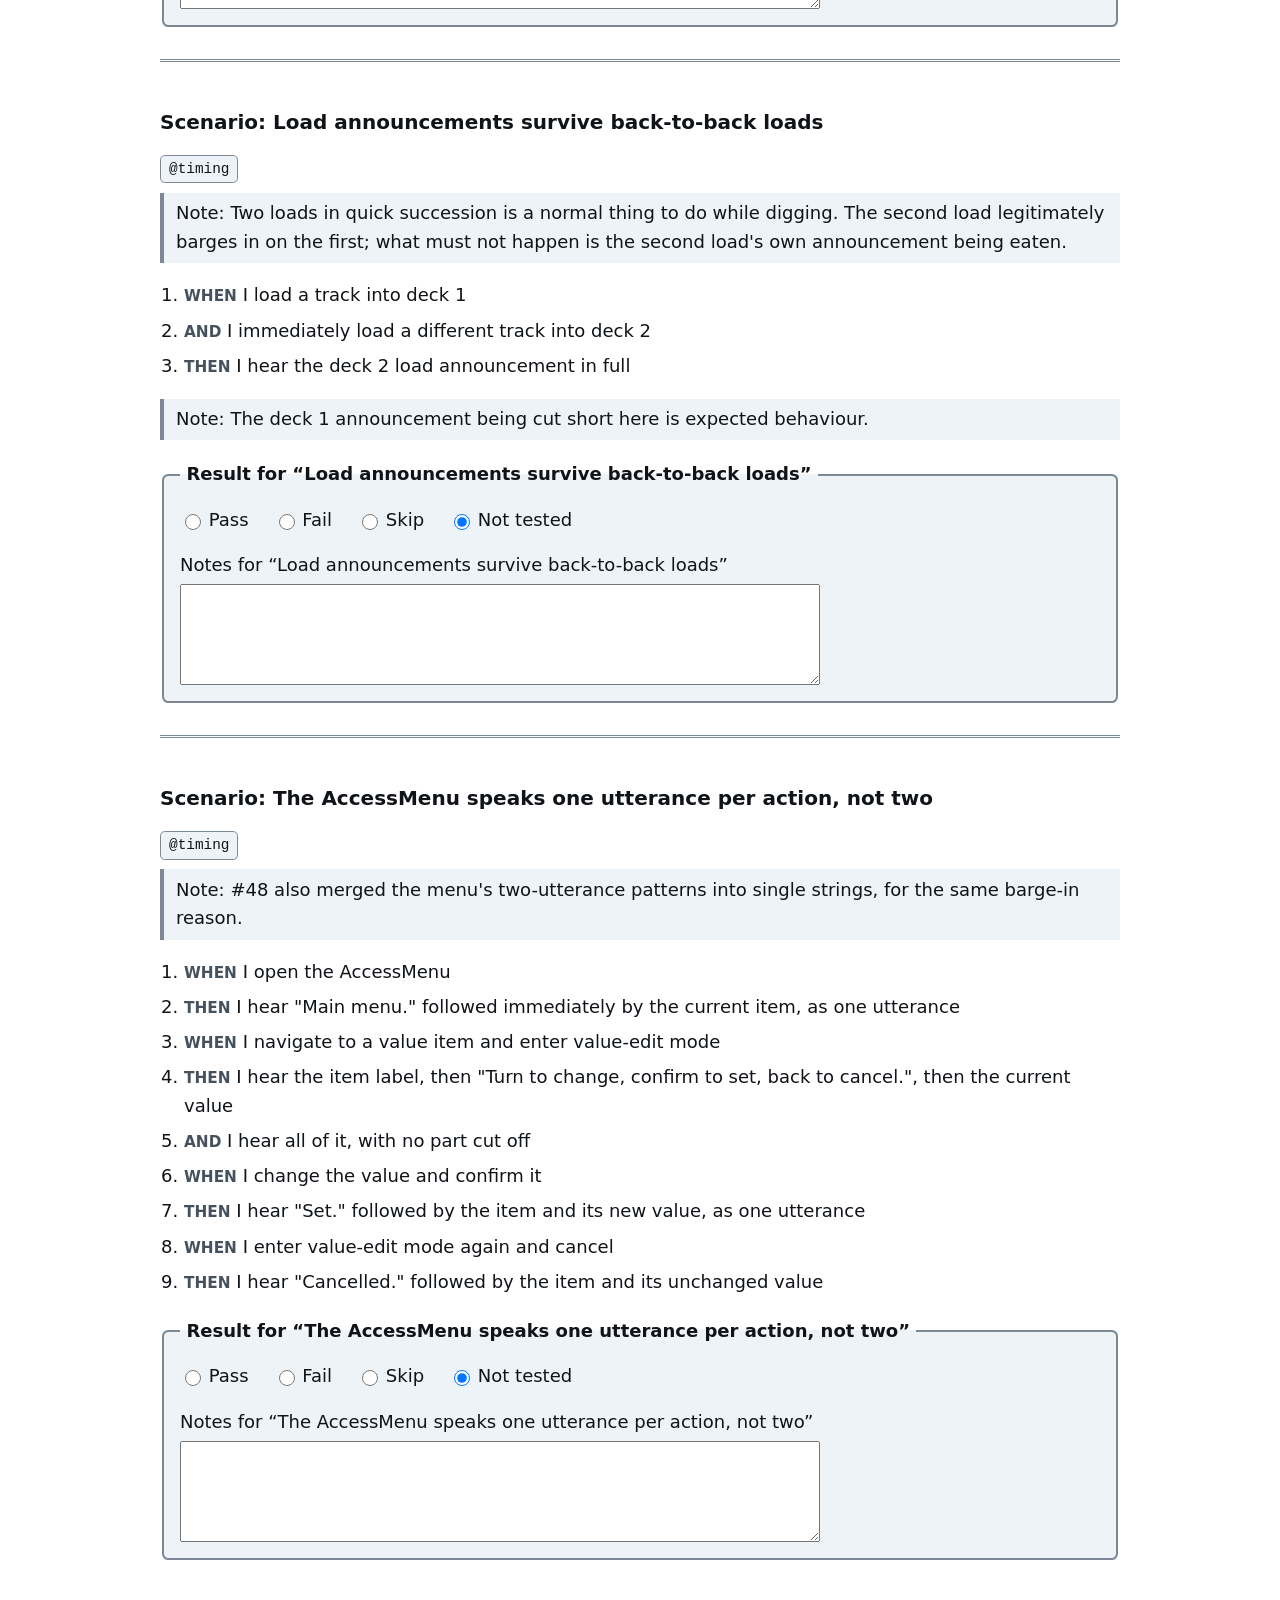
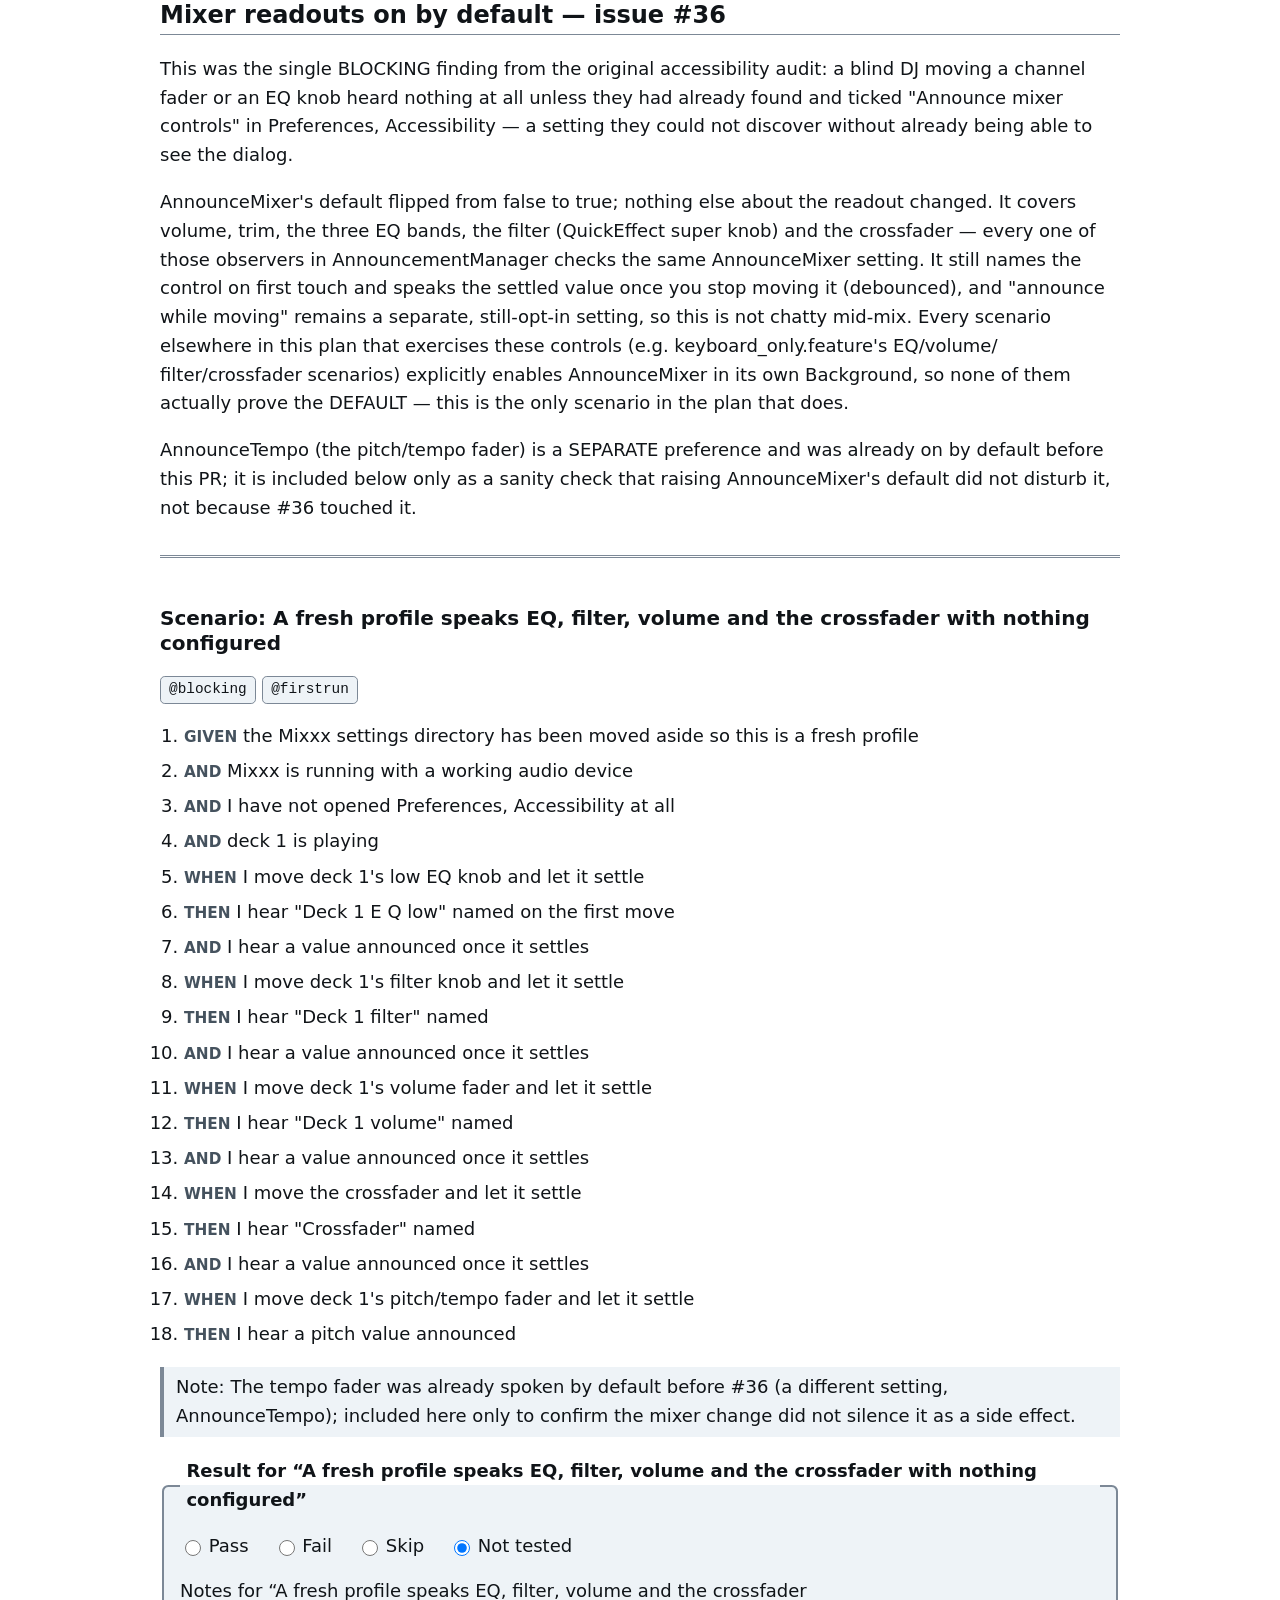
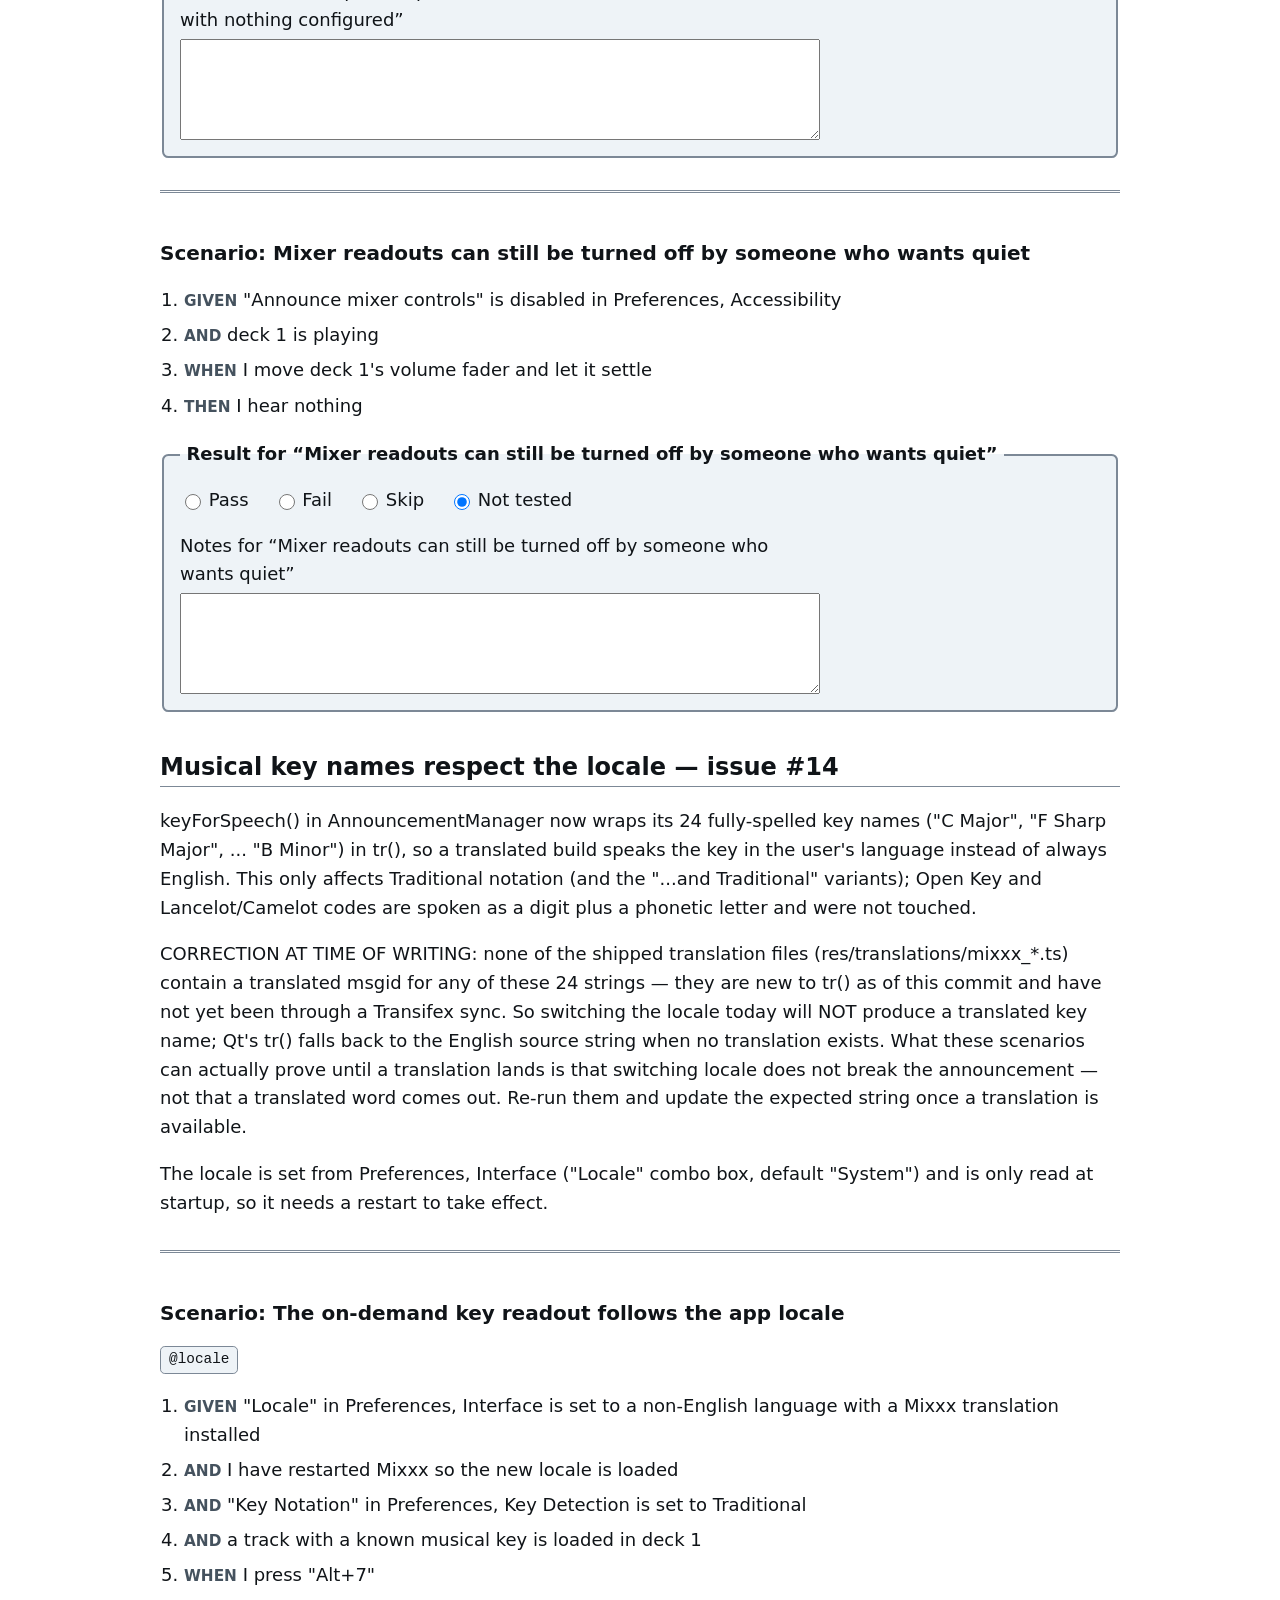
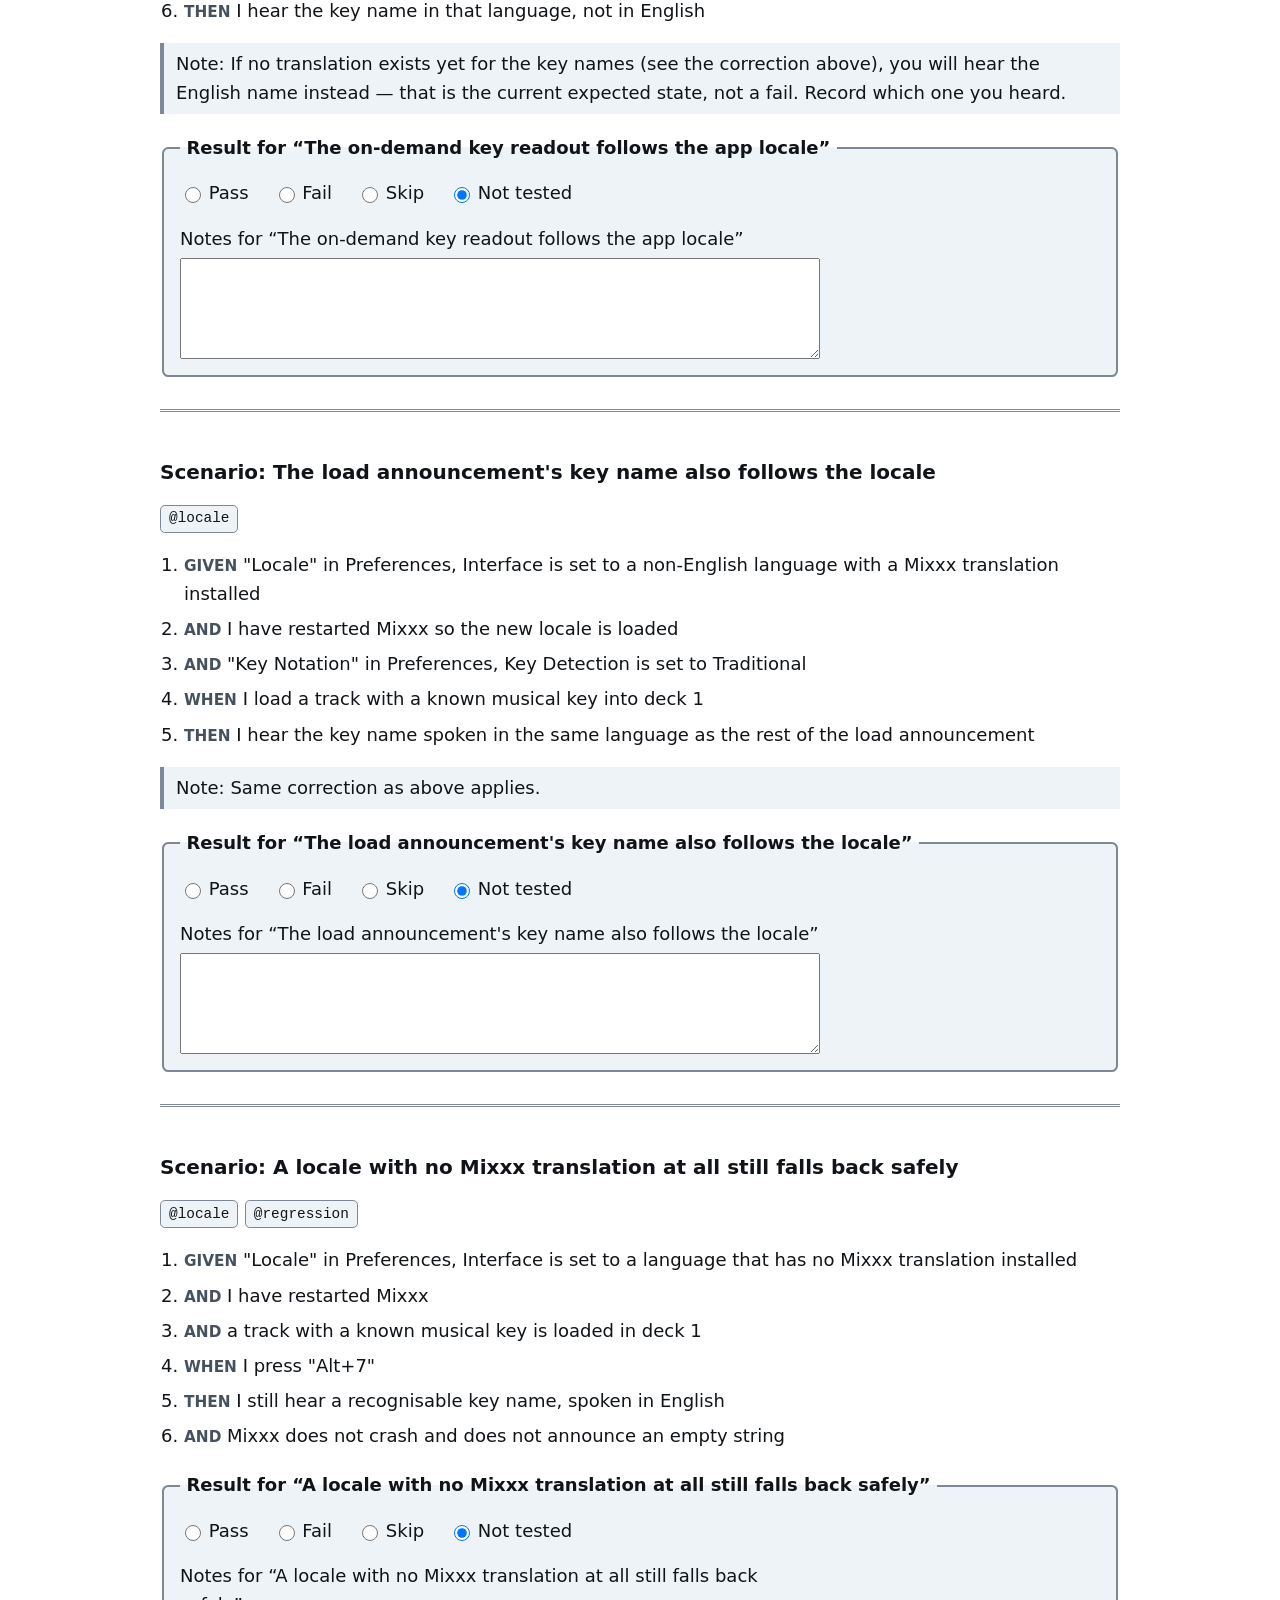
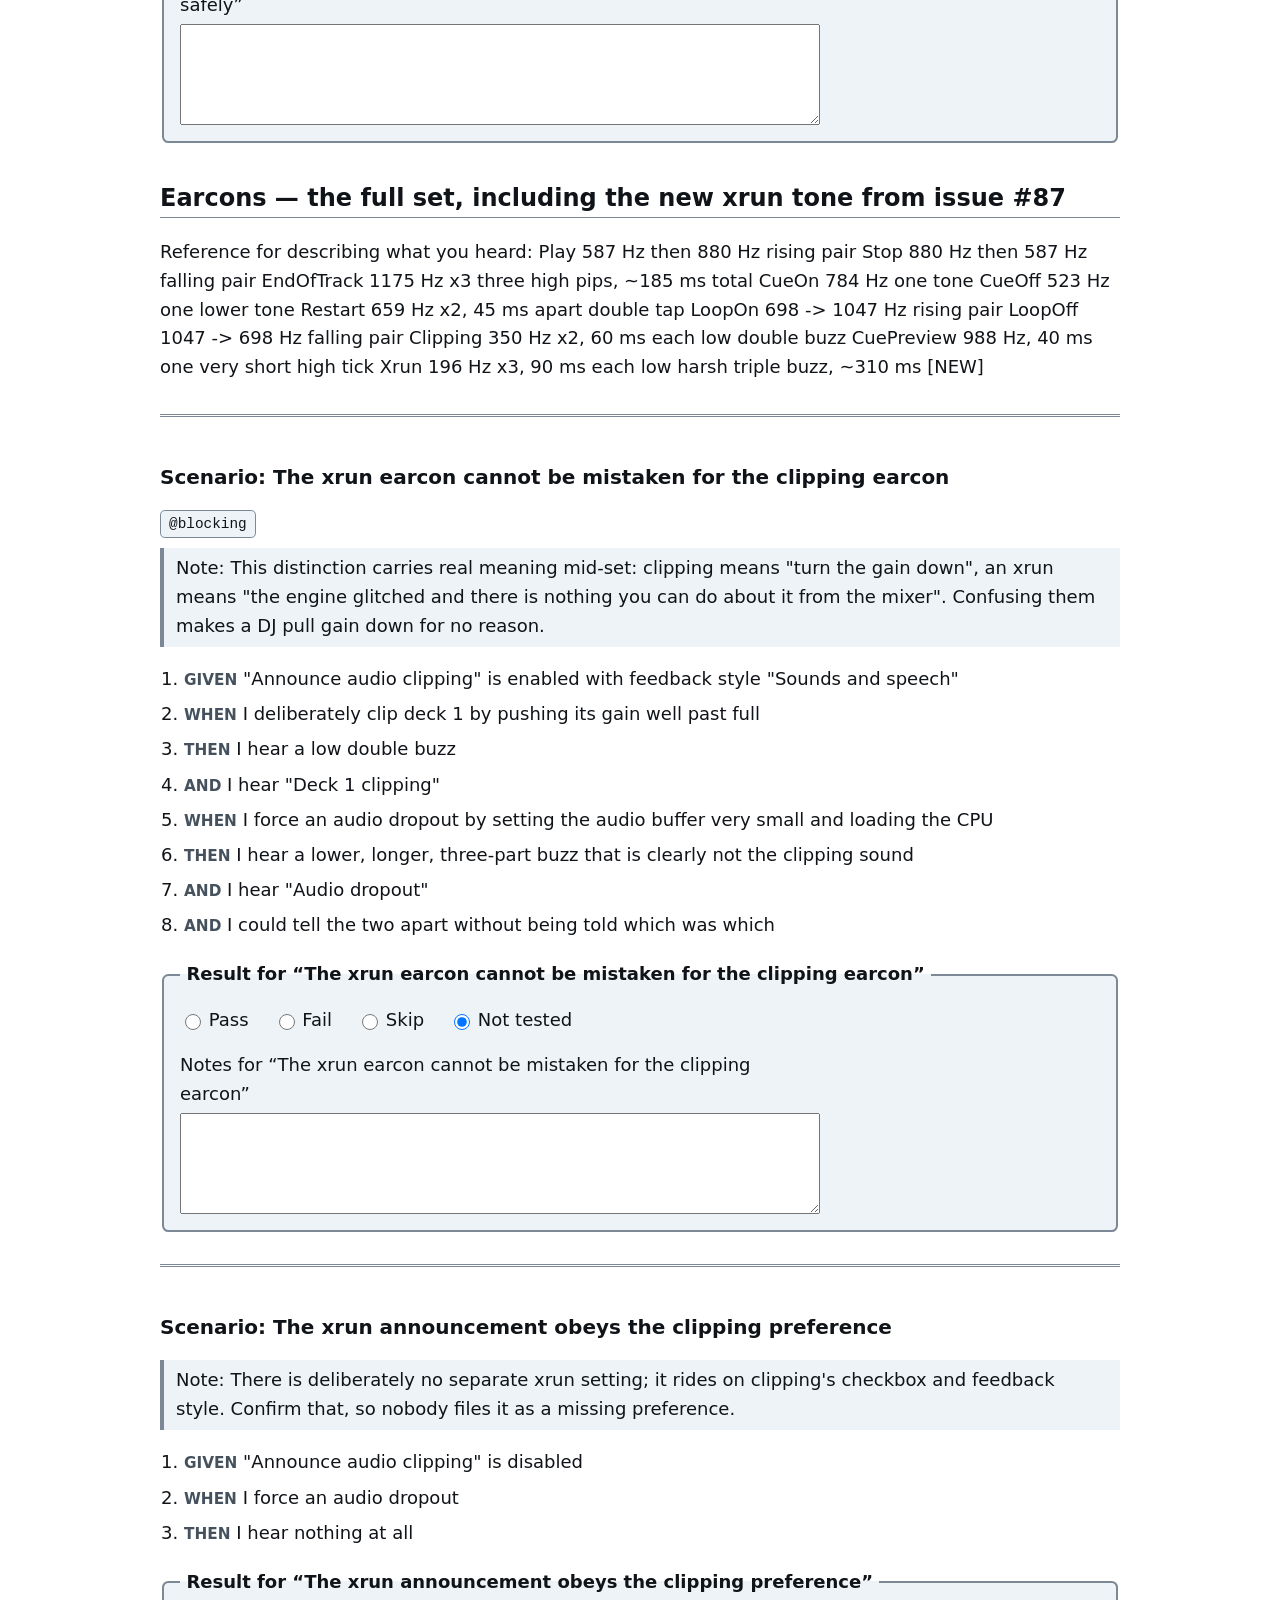
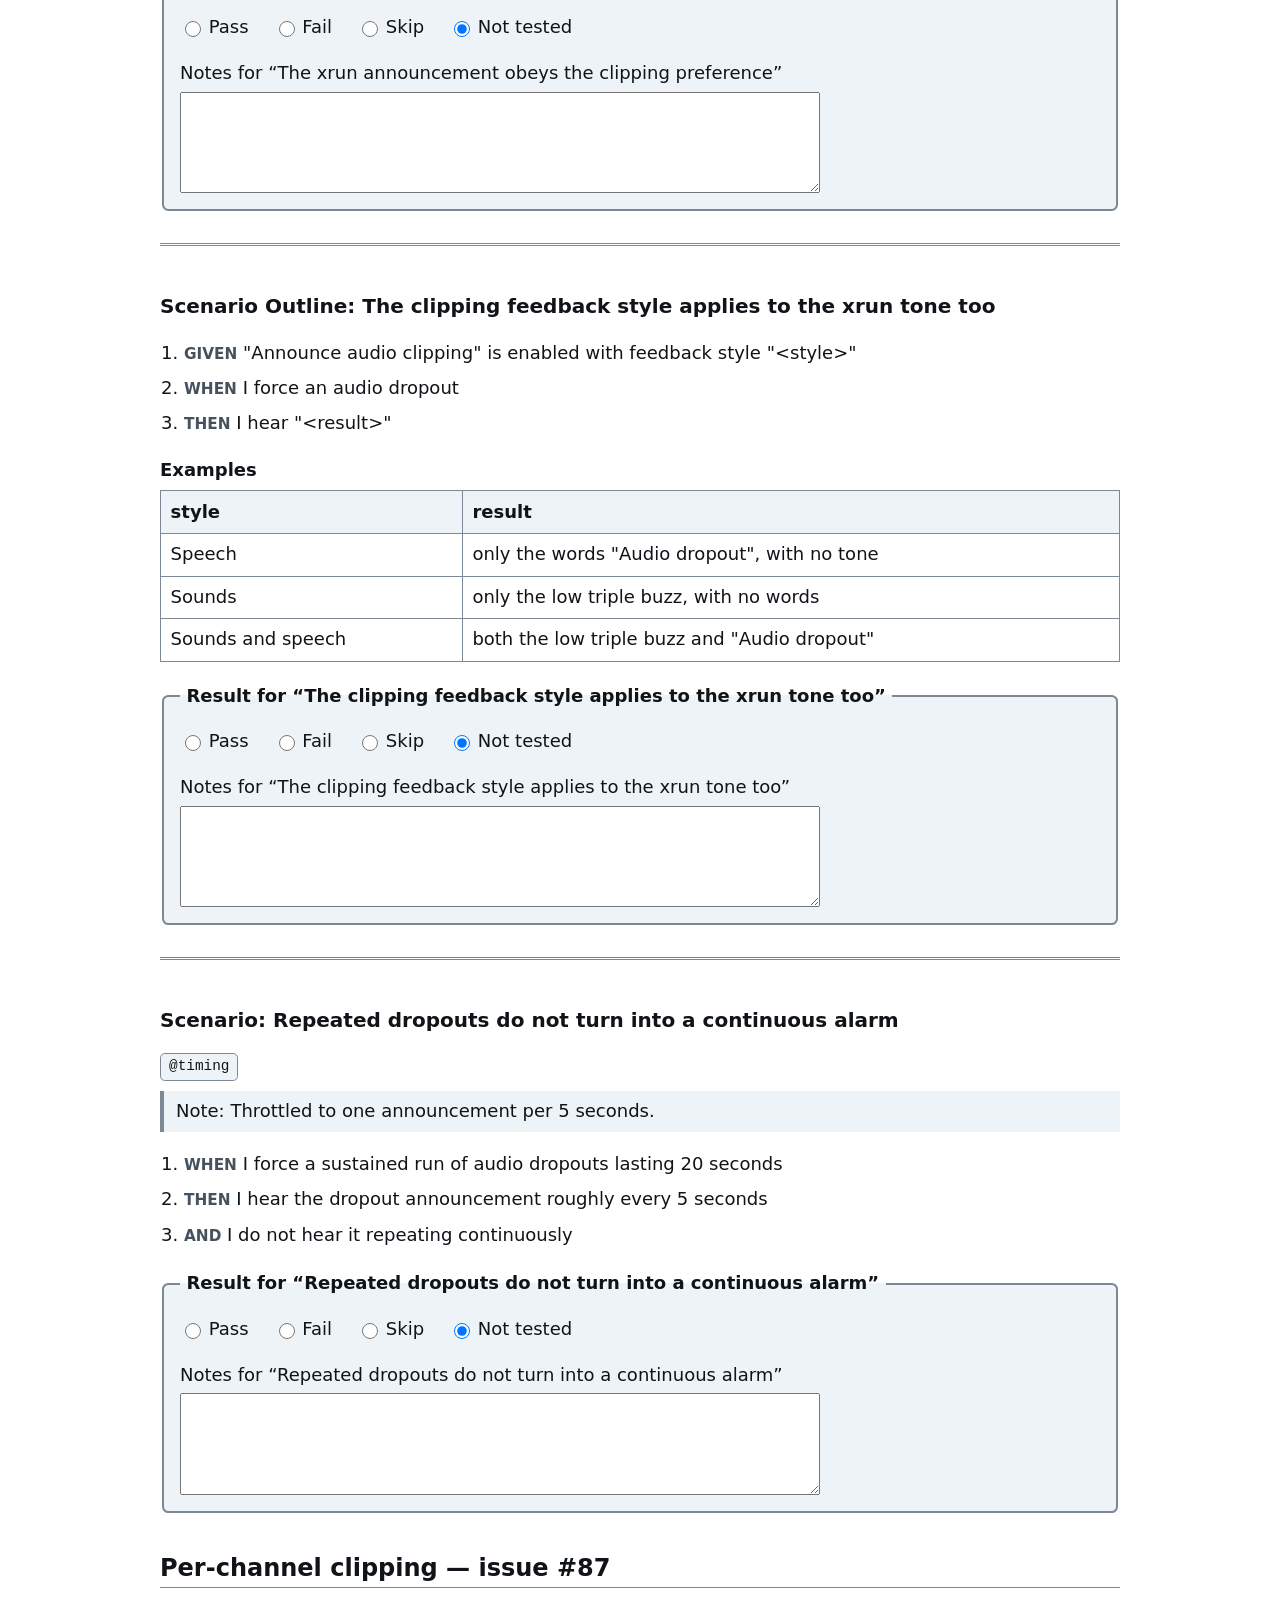
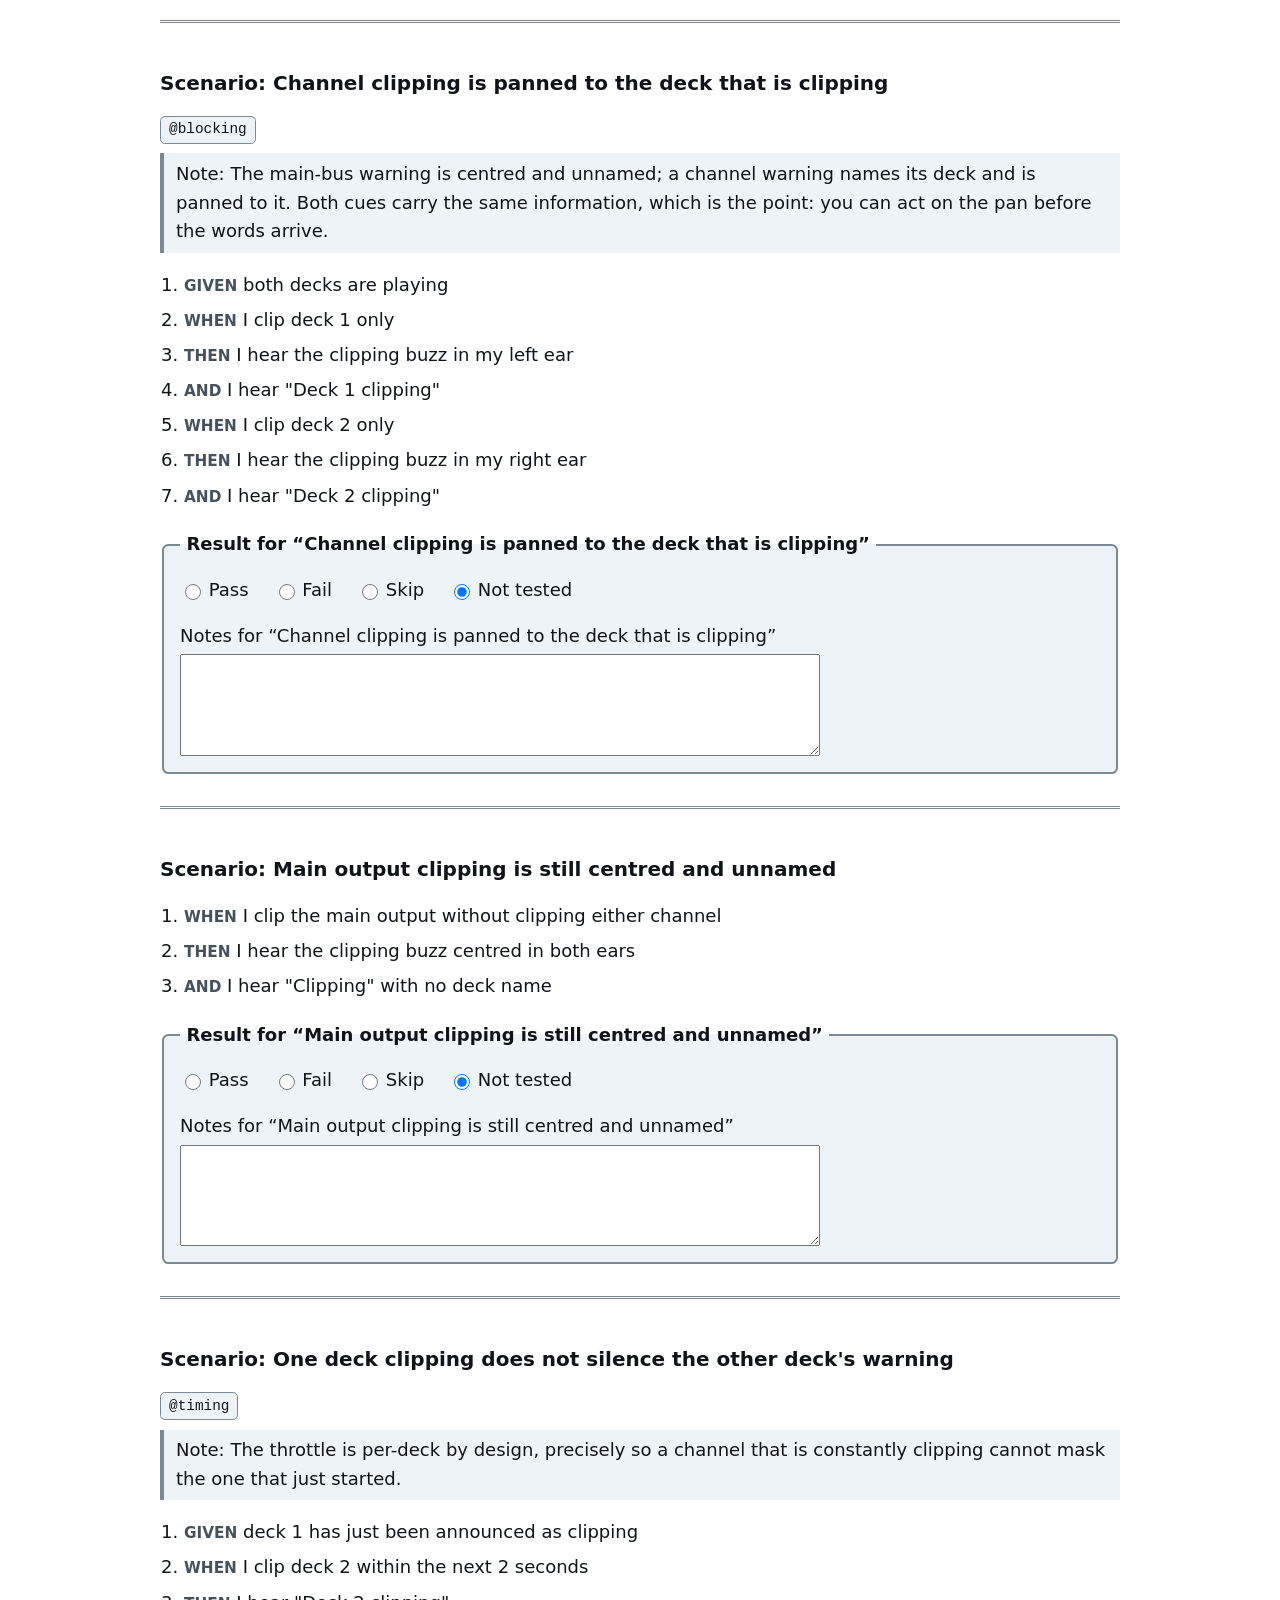
<file: features/html/audio_path.html>
<!DOCTYPE html>
<html lang="en">
<head>
<meta charset="utf-8">
<meta name="viewport" content="width=device-width, initial-scale=1">
<title>The audio path — things only a listener can confirm — Mixxx accessibility test plan</title>
<link rel="stylesheet" href="style.css">

</head>
<body>
<a class="skip-link" href="#main">Skip to main content</a>
<header>
<p class="site-title"><a href="index.html">Mixxx accessibility manual test plan</a></p>
<nav aria-label='Test plan navigation'><ul><li><a href='index.html'>Overview &amp; tag legend</a></li><li><a href='coverage.html'>Coverage (what is NOT tested)</a></li><li><a href='ddj400_hardware.html'>ddj400_hardware.feature</a></li><li><a href='macos_voiceover.html'>macos_voiceover.feature</a></li><li><a href='windows_screenreader.html'>windows_screenreader.feature</a></li><li><a href='audio_path.html' aria-current='page'>audio_path.feature</a></li><li><a href='first_run_boot.html'>first_run_boot.feature</a></li><li><a href='keyboard_only.html'>keyboard_only.feature</a></li><li><a href='destructive_actions.html'>destructive_actions.feature</a></li><li><a href='library_and_dialogs.html'>library_and_dialogs.feature</a></li><li><a href='blind_dj_workflow.html'>blind_dj_workflow.feature</a></li></ul></nav>
</header>
<main id="main">
<h1>The audio path — things only a listener can confirm</h1>
<p class='file-name'>File: <code>features/audio_path.feature</code></p>
<ul class="tags" aria-label="Tags"><li class="tag">@manual</li><li class="tag">@audio</li></ul>
<p>Unit tests can assert that a string was produced. They cannot assert that a human heard it. Everything in this file is about the difference: speech that was generated but flushed before it reached the speakers, earcons that are technically distinct but sound the same at gig volume, ducking that either does not duck or ducks so hard the mix disappears. All earcons in this fork are synthesised at runtime from sine grains, not loaded from sound files. There is nothing to install. The frequencies and durations are given below so a tester can describe what they actually heard rather than guessing at a name. Run these somewhere quiet, on headphones, with the mix at a realistic level rather than at zero. An earcon that is only distinguishable in silence has not passed.</p>
<nav aria-label='Scenarios in this file'>
<h2>Contents (39 scenarios)</h2>
<ol>
<li><a href='#audio_path-s1-loading-a-track-with-smart-cue-speaks-the-load-and-the-cue-move'>Scenario: Loading a track with Smart Cue speaks the load AND the cue move</a></li>
<li><a href='#audio_path-s2-the-load-announcement-is-not-lost-when-the-cue-moves-away-from-a-deck'>Scenario: The load announcement is not lost when the cue moves away from a deck</a></li>
<li><a href='#audio_path-s3-loading-into-a-playing-deck-does-not-disturb-the-cue-or-the-speech'>Scenario: Loading into a playing deck does not disturb the cue or the speech</a></li>
<li><a href='#audio_path-s4-load-announcements-survive-back-to-back-loads'>Scenario: Load announcements survive back-to-back loads</a></li>
<li><a href='#audio_path-s5-the-accessmenu-speaks-one-utterance-per-action-not-two'>Scenario: The AccessMenu speaks one utterance per action, not two</a></li>
<li><a href='#audio_path-s6-a-fresh-profile-speaks-eq-filter-volume-and-the-crossfader-with-nothing-configured'>Scenario: A fresh profile speaks EQ, filter, volume and the crossfader with nothing configured</a></li>
<li><a href='#audio_path-s7-mixer-readouts-can-still-be-turned-off-by-someone-who-wants-quiet'>Scenario: Mixer readouts can still be turned off by someone who wants quiet</a></li>
<li><a href='#audio_path-s8-the-on-demand-key-readout-follows-the-app-locale'>Scenario: The on-demand key readout follows the app locale</a></li>
<li><a href='#audio_path-s9-the-load-announcement-s-key-name-also-follows-the-locale'>Scenario: The load announcement's key name also follows the locale</a></li>
<li><a href='#audio_path-s10-a-locale-with-no-mixxx-translation-at-all-still-falls-back-safely'>Scenario: A locale with no Mixxx translation at all still falls back safely</a></li>
<li><a href='#audio_path-s11-the-xrun-earcon-cannot-be-mistaken-for-the-clipping-earcon'>Scenario: The xrun earcon cannot be mistaken for the clipping earcon</a></li>
<li><a href='#audio_path-s12-the-xrun-announcement-obeys-the-clipping-preference'>Scenario: The xrun announcement obeys the clipping preference</a></li>
<li><a href='#audio_path-s13-the-clipping-feedback-style-applies-to-the-xrun-tone-too'>Scenario Outline: The clipping feedback style applies to the xrun tone too</a></li>
<li><a href='#audio_path-s14-repeated-dropouts-do-not-turn-into-a-continuous-alarm'>Scenario: Repeated dropouts do not turn into a continuous alarm</a></li>
<li><a href='#audio_path-s15-channel-clipping-is-panned-to-the-deck-that-is-clipping'>Scenario: Channel clipping is panned to the deck that is clipping</a></li>
<li><a href='#audio_path-s16-main-output-clipping-is-still-centred-and-unnamed'>Scenario: Main output clipping is still centred and unnamed</a></li>
<li><a href='#audio_path-s17-one-deck-clipping-does-not-silence-the-other-deck-s-warning'>Scenario: One deck clipping does not silence the other deck's warning</a></li>
<li><a href='#audio_path-s18-speech-goes-to-the-headphones-and-not-to-the-audience'>Scenario: Speech goes to the headphones and not to the audience</a></li>
<li><a href='#audio_path-s19-speech-can-be-routed-to-the-main-output-when-that-is-what-i-want'>Scenario: Speech can be routed to the main output when that is what I want</a></li>
<li><a href='#audio_path-s20-the-beat-click-follows-the-speech-route'>Scenario: The beat click follows the speech route</a></li>
<li><a href='#audio_path-s21-the-beat-click-pans-by-deck-and-marks-the-bar'>Scenario: The beat click pans by deck and marks the bar</a></li>
<li><a href='#audio_path-s22-the-beat-click-volume-slider-actually-changes-the-click-level'>Scenario: The beat click volume slider actually changes the click level</a></li>
<li><a href='#audio_path-s23-ducking-lowers-the-music-enough-to-hear-speech-but-not-too-far'>Scenario Outline: Ducking lowers the music enough to hear speech, but not too far</a></li>
<li><a href='#audio_path-s24-ducking-recovers-cleanly-after-a-barged-in-announcement'>Scenario: Ducking recovers cleanly after a barged-in announcement</a></li>
<li><a href='#audio_path-s25-split-cue-puts-one-deck-in-each-ear'>Scenario: Split cue puts one deck in each ear</a></li>
<li><a href='#audio_path-s26-the-headphone-mix-knob-still-works-in-split-mode'>Scenario: The headphone mix knob still works in split mode</a></li>
<li><a href='#audio_path-s27-beat-click-and-split-cue-together-give-one-deck-and-one-grid-per-ear'>Scenario: Beat click and split cue together give one deck and one grid per ear</a></li>
<li><a href='#audio_path-s28-the-microphone-toggle-is-always-spoken'>Scenario: The microphone toggle is always spoken</a></li>
<li><a href='#audio_path-s29-the-microphone-toggle-is-spoken-even-with-announcements-turned-down'>Scenario: The microphone toggle is spoken even with announcements turned down</a></li>
<li><a href='#audio_path-s30-ejecting-a-playing-deck-is-refused-out-loud'>Scenario: Ejecting a playing deck is refused out loud</a></li>
<li><a href='#audio_path-s31-the-eject-refusal-is-spoken-even-with-track-load-announcements-off'>Scenario: The eject refusal is spoken even with track-load announcements off</a></li>
<li><a href='#audio_path-s32-ejecting-a-stopped-deck-is-confirmed'>Scenario: Ejecting a stopped deck is confirmed</a></li>
<li><a href='#audio_path-s33-ejecting-an-empty-deck-says-nothing'>Scenario: Ejecting an empty deck says nothing</a></li>
<li><a href='#audio_path-s34-double-pressing-eject-reloads-and-announces-confusingly'>Scenario: Double-pressing eject reloads and announces confusingly</a></li>
<li><a href='#audio_path-s35-loading-a-sampler-is-announced-with-its-number-and-the-track'>Scenario: Loading a sampler is announced with its number and the track</a></li>
<li><a href='#audio_path-s36-a-sampler-with-no-metadata-announces-only-what-it-has'>Scenario: A sampler with no metadata announces only what it has</a></li>
<li><a href='#audio_path-s37-sampler-transport-is-announced'>Scenario Outline: Sampler transport is announced</a></li>
<li><a href='#audio_path-s38-ejecting-a-playing-sampler-stays-silent'>Scenario: Ejecting a playing sampler stays silent</a></li>
<li><a href='#audio_path-s39-samplers-do-not-steal-the-headphone-cue'>Scenario: Samplers do not steal the headphone cue</a></li>
</ol>
</nav>
<section aria-labelledby='background-heading'>
<h2 id='background-heading'>Background</h2>
<p>Every scenario below assumes these steps have already been done.</p>
<ol class='steps'><li><span class='keyword'>Given</span> Mixxx is running with a working audio device</li><li><span class='keyword'>And</span> speech is on</li><li><span class='keyword'>And</span> "Speak deck names as numbers" is enabled in Preferences, Accessibility</li><li><span class='keyword'>And</span> I am listening on headphones</li><li><span class='keyword'>And</span> the earcon volume is at its default</li></ol>
</section>
<section aria-labelledby='audio_path-section-speech-batching-issue-48'>
<h2 id='audio_path-section-speech-batching-issue-48'>Speech batching — issue #48</h2>
<p>This is the highest-value scenario in the file. The bug it fixes was invisible to every test that checked "was the right string generated", because the string WAS generated — and then thrown away.</p>
<p>The mechanism: TtsEngine::say() barges in on whatever is currently speaking. It bumps a generation counter and flushes the audio sink, and the synthesiser worker abandons any render whose generation is stale. Loading a track spoke the load announcement, then — synchronously, in the same call stack — Smart Cue moved the headphone cue, whose observer called say() again. The load announcement had not been synthesised yet, so it was discarded outright and the DJ heard only the cue message.</p>
<p>The fix wraps the whole of slotNewTrackLoaded() in a speech batch: every speak() inside appends to a list instead of dispatching, and the batch end joins them with ". " and says the lot in one utterance. One generation bump, nothing to barge in on.</p>
<p>So the observable pass condition is not just "I heard both" — it is "I heard both AS ONE CONTINUOUS UTTERANCE with no gap or cut".</p>
<article class='scenario' id='audio_path-s1-loading-a-track-with-smart-cue-speaks-the-load-and-the-cue-move' data-tags='@blocking @timing'>
<h3>Scenario: Loading a track with Smart Cue speaks the load AND the cue move</h3>
<ul class="tags" aria-label="Tags"><li class="tag">@blocking</li><li class="tag">@timing</li></ul>
<ol class='steps'><li><span class='keyword'>Given</span> "Smart cue" is enabled in Preferences, Decks</li><li><span class='keyword'>And</span> deck 2 is stopped and empty</li><li><span class='keyword'>And</span> deck 1 currently has the headphone cue</li><li><span class='keyword'>And</span> a track with a known artist, title, BPM and key is selected in the library</li><li><span class='keyword'>When</span> I press "Shift+Right" to load it into deck 2</li><li><span class='keyword'>Then</span> I hear the announcement begin with "Loaded deck, Bravo"</li><li><span class='keyword'>And</span> I hear the artist, then the title, then the BPM, then the key</li><li><span class='keyword'>And</span> I hear "headphone cue on" in the same breath, without a pause or a cut</li><li><span class='keyword'>And</span> the load announcement is not cut off part way through</li></ol>
<fieldset class='result'>
<legend>Result for &ldquo;Loading a track with Smart Cue speaks the load AND the cue move&rdquo;</legend>
<span class='radio-option'><input type='radio' id='audio_path-s1-loading-a-track-with-smart-cue-speaks-the-load-and-the-cue-move-pass' name='audio_path-s1-loading-a-track-with-smart-cue-speaks-the-load-and-the-cue-move-result' value='pass' data-persist-key='audio_path::audio_path-s1-loading-a-track-with-smart-cue-speaks-the-load-and-the-cue-move::result'><label for='audio_path-s1-loading-a-track-with-smart-cue-speaks-the-load-and-the-cue-move-pass'>Pass</label></span>
<span class='radio-option'><input type='radio' id='audio_path-s1-loading-a-track-with-smart-cue-speaks-the-load-and-the-cue-move-fail' name='audio_path-s1-loading-a-track-with-smart-cue-speaks-the-load-and-the-cue-move-result' value='fail' data-persist-key='audio_path::audio_path-s1-loading-a-track-with-smart-cue-speaks-the-load-and-the-cue-move::result'><label for='audio_path-s1-loading-a-track-with-smart-cue-speaks-the-load-and-the-cue-move-fail'>Fail</label></span>
<span class='radio-option'><input type='radio' id='audio_path-s1-loading-a-track-with-smart-cue-speaks-the-load-and-the-cue-move-skip' name='audio_path-s1-loading-a-track-with-smart-cue-speaks-the-load-and-the-cue-move-result' value='skip' data-persist-key='audio_path::audio_path-s1-loading-a-track-with-smart-cue-speaks-the-load-and-the-cue-move::result'><label for='audio_path-s1-loading-a-track-with-smart-cue-speaks-the-load-and-the-cue-move-skip'>Skip</label></span>
<span class='radio-option'><input type='radio' id='audio_path-s1-loading-a-track-with-smart-cue-speaks-the-load-and-the-cue-move-not-tested' name='audio_path-s1-loading-a-track-with-smart-cue-speaks-the-load-and-the-cue-move-result' value='not-tested' data-persist-key='audio_path::audio_path-s1-loading-a-track-with-smart-cue-speaks-the-load-and-the-cue-move::result' checked><label for='audio_path-s1-loading-a-track-with-smart-cue-speaks-the-load-and-the-cue-move-not-tested'>Not tested</label></span>
<div class='notes-field'><label for='audio_path-s1-loading-a-track-with-smart-cue-speaks-the-load-and-the-cue-move-notes'>Notes for &ldquo;Loading a track with Smart Cue speaks the load AND the cue move&rdquo;</label>
<textarea id='audio_path-s1-loading-a-track-with-smart-cue-speaks-the-load-and-the-cue-move-notes' data-persist-key='audio_path::audio_path-s1-loading-a-track-with-smart-cue-speaks-the-load-and-the-cue-move::notes' rows='3'></textarea></div>
</fieldset>
</article>
<article class='scenario' id='audio_path-s2-the-load-announcement-is-not-lost-when-the-cue-moves-away-from-a-deck' data-tags='@blocking @timing'>
<h3>Scenario: The load announcement is not lost when the cue moves away from a deck</h3>
<ul class="tags" aria-label="Tags"><li class="tag">@blocking</li><li class="tag">@timing</li></ul>
<ol class='steps'><li><span class='keyword'>Given</span> "Smart cue" is enabled in Preferences, Decks</li><li><span class='keyword'>And</span> deck 1 has the headphone cue and is stopped</li><li><span class='keyword'>And</span> deck 2 is stopped</li><li><span class='keyword'>When</span> I load a track into deck 2</li><li><span class='keyword'>Then</span> I hear the full load announcement for deck 2</li><li><span class='keyword'>And</span> I hear the cue moving to deck 2 announced</li><li><span class='keyword'>And</span> I hear a single utterance, not two utterances where the first is truncated</li></ol>
<fieldset class='result'>
<legend>Result for &ldquo;The load announcement is not lost when the cue moves away from a deck&rdquo;</legend>
<span class='radio-option'><input type='radio' id='audio_path-s2-the-load-announcement-is-not-lost-when-the-cue-moves-away-from-a-deck-pass' name='audio_path-s2-the-load-announcement-is-not-lost-when-the-cue-moves-away-from-a-deck-result' value='pass' data-persist-key='audio_path::audio_path-s2-the-load-announcement-is-not-lost-when-the-cue-moves-away-from-a-deck::result'><label for='audio_path-s2-the-load-announcement-is-not-lost-when-the-cue-moves-away-from-a-deck-pass'>Pass</label></span>
<span class='radio-option'><input type='radio' id='audio_path-s2-the-load-announcement-is-not-lost-when-the-cue-moves-away-from-a-deck-fail' name='audio_path-s2-the-load-announcement-is-not-lost-when-the-cue-moves-away-from-a-deck-result' value='fail' data-persist-key='audio_path::audio_path-s2-the-load-announcement-is-not-lost-when-the-cue-moves-away-from-a-deck::result'><label for='audio_path-s2-the-load-announcement-is-not-lost-when-the-cue-moves-away-from-a-deck-fail'>Fail</label></span>
<span class='radio-option'><input type='radio' id='audio_path-s2-the-load-announcement-is-not-lost-when-the-cue-moves-away-from-a-deck-skip' name='audio_path-s2-the-load-announcement-is-not-lost-when-the-cue-moves-away-from-a-deck-result' value='skip' data-persist-key='audio_path::audio_path-s2-the-load-announcement-is-not-lost-when-the-cue-moves-away-from-a-deck::result'><label for='audio_path-s2-the-load-announcement-is-not-lost-when-the-cue-moves-away-from-a-deck-skip'>Skip</label></span>
<span class='radio-option'><input type='radio' id='audio_path-s2-the-load-announcement-is-not-lost-when-the-cue-moves-away-from-a-deck-not-tested' name='audio_path-s2-the-load-announcement-is-not-lost-when-the-cue-moves-away-from-a-deck-result' value='not-tested' data-persist-key='audio_path::audio_path-s2-the-load-announcement-is-not-lost-when-the-cue-moves-away-from-a-deck::result' checked><label for='audio_path-s2-the-load-announcement-is-not-lost-when-the-cue-moves-away-from-a-deck-not-tested'>Not tested</label></span>
<div class='notes-field'><label for='audio_path-s2-the-load-announcement-is-not-lost-when-the-cue-moves-away-from-a-deck-notes'>Notes for &ldquo;The load announcement is not lost when the cue moves away from a deck&rdquo;</label>
<textarea id='audio_path-s2-the-load-announcement-is-not-lost-when-the-cue-moves-away-from-a-deck-notes' data-persist-key='audio_path::audio_path-s2-the-load-announcement-is-not-lost-when-the-cue-moves-away-from-a-deck::notes' rows='3'></textarea></div>
</fieldset>
</article>
<article class='scenario' id='audio_path-s3-loading-into-a-playing-deck-does-not-disturb-the-cue-or-the-speech' data-tags='@timing'>
<h3>Scenario: Loading into a playing deck does not disturb the cue or the speech</h3>
<ul class="tags" aria-label="Tags"><li class="tag">@timing</li></ul>
<ol class='steps'><li><span class='keyword'>Given</span> deck 1 is playing</li><li><span class='keyword'>And</span> "Loading a track, when deck is playing" is not set to Reject</li><li><span class='keyword'>When</span> I load a track into deck 1</li><li><span class='keyword'>Then</span> I hear the full load announcement</li><li><span class='keyword'>And</span> the headphone cue has not moved</li></ol>
<fieldset class='result'>
<legend>Result for &ldquo;Loading into a playing deck does not disturb the cue or the speech&rdquo;</legend>
<span class='radio-option'><input type='radio' id='audio_path-s3-loading-into-a-playing-deck-does-not-disturb-the-cue-or-the-speech-pass' name='audio_path-s3-loading-into-a-playing-deck-does-not-disturb-the-cue-or-the-speech-result' value='pass' data-persist-key='audio_path::audio_path-s3-loading-into-a-playing-deck-does-not-disturb-the-cue-or-the-speech::result'><label for='audio_path-s3-loading-into-a-playing-deck-does-not-disturb-the-cue-or-the-speech-pass'>Pass</label></span>
<span class='radio-option'><input type='radio' id='audio_path-s3-loading-into-a-playing-deck-does-not-disturb-the-cue-or-the-speech-fail' name='audio_path-s3-loading-into-a-playing-deck-does-not-disturb-the-cue-or-the-speech-result' value='fail' data-persist-key='audio_path::audio_path-s3-loading-into-a-playing-deck-does-not-disturb-the-cue-or-the-speech::result'><label for='audio_path-s3-loading-into-a-playing-deck-does-not-disturb-the-cue-or-the-speech-fail'>Fail</label></span>
<span class='radio-option'><input type='radio' id='audio_path-s3-loading-into-a-playing-deck-does-not-disturb-the-cue-or-the-speech-skip' name='audio_path-s3-loading-into-a-playing-deck-does-not-disturb-the-cue-or-the-speech-result' value='skip' data-persist-key='audio_path::audio_path-s3-loading-into-a-playing-deck-does-not-disturb-the-cue-or-the-speech::result'><label for='audio_path-s3-loading-into-a-playing-deck-does-not-disturb-the-cue-or-the-speech-skip'>Skip</label></span>
<span class='radio-option'><input type='radio' id='audio_path-s3-loading-into-a-playing-deck-does-not-disturb-the-cue-or-the-speech-not-tested' name='audio_path-s3-loading-into-a-playing-deck-does-not-disturb-the-cue-or-the-speech-result' value='not-tested' data-persist-key='audio_path::audio_path-s3-loading-into-a-playing-deck-does-not-disturb-the-cue-or-the-speech::result' checked><label for='audio_path-s3-loading-into-a-playing-deck-does-not-disturb-the-cue-or-the-speech-not-tested'>Not tested</label></span>
<div class='notes-field'><label for='audio_path-s3-loading-into-a-playing-deck-does-not-disturb-the-cue-or-the-speech-notes'>Notes for &ldquo;Loading into a playing deck does not disturb the cue or the speech&rdquo;</label>
<textarea id='audio_path-s3-loading-into-a-playing-deck-does-not-disturb-the-cue-or-the-speech-notes' data-persist-key='audio_path::audio_path-s3-loading-into-a-playing-deck-does-not-disturb-the-cue-or-the-speech::notes' rows='3'></textarea></div>
</fieldset>
</article>
<article class='scenario' id='audio_path-s4-load-announcements-survive-back-to-back-loads' data-tags='@timing'>
<h3>Scenario: Load announcements survive back-to-back loads</h3>
<ul class="tags" aria-label="Tags"><li class="tag">@timing</li></ul>
<p class="step-note">Note: Two loads in quick succession is a normal thing to do while digging. The second load legitimately barges in on the first; what must not happen is the second load's own announcement being eaten.</p>
<ol class='steps'><li><span class='keyword'>When</span> I load a track into deck 1</li><li><span class='keyword'>And</span> I immediately load a different track into deck 2</li><li><span class='keyword'>Then</span> I hear the deck 2 load announcement in full</li></ol>
<p class="step-note">Note: The deck 1 announcement being cut short here is expected behaviour.</p>
<fieldset class='result'>
<legend>Result for &ldquo;Load announcements survive back-to-back loads&rdquo;</legend>
<span class='radio-option'><input type='radio' id='audio_path-s4-load-announcements-survive-back-to-back-loads-pass' name='audio_path-s4-load-announcements-survive-back-to-back-loads-result' value='pass' data-persist-key='audio_path::audio_path-s4-load-announcements-survive-back-to-back-loads::result'><label for='audio_path-s4-load-announcements-survive-back-to-back-loads-pass'>Pass</label></span>
<span class='radio-option'><input type='radio' id='audio_path-s4-load-announcements-survive-back-to-back-loads-fail' name='audio_path-s4-load-announcements-survive-back-to-back-loads-result' value='fail' data-persist-key='audio_path::audio_path-s4-load-announcements-survive-back-to-back-loads::result'><label for='audio_path-s4-load-announcements-survive-back-to-back-loads-fail'>Fail</label></span>
<span class='radio-option'><input type='radio' id='audio_path-s4-load-announcements-survive-back-to-back-loads-skip' name='audio_path-s4-load-announcements-survive-back-to-back-loads-result' value='skip' data-persist-key='audio_path::audio_path-s4-load-announcements-survive-back-to-back-loads::result'><label for='audio_path-s4-load-announcements-survive-back-to-back-loads-skip'>Skip</label></span>
<span class='radio-option'><input type='radio' id='audio_path-s4-load-announcements-survive-back-to-back-loads-not-tested' name='audio_path-s4-load-announcements-survive-back-to-back-loads-result' value='not-tested' data-persist-key='audio_path::audio_path-s4-load-announcements-survive-back-to-back-loads::result' checked><label for='audio_path-s4-load-announcements-survive-back-to-back-loads-not-tested'>Not tested</label></span>
<div class='notes-field'><label for='audio_path-s4-load-announcements-survive-back-to-back-loads-notes'>Notes for &ldquo;Load announcements survive back-to-back loads&rdquo;</label>
<textarea id='audio_path-s4-load-announcements-survive-back-to-back-loads-notes' data-persist-key='audio_path::audio_path-s4-load-announcements-survive-back-to-back-loads::notes' rows='3'></textarea></div>
</fieldset>
</article>
<article class='scenario' id='audio_path-s5-the-accessmenu-speaks-one-utterance-per-action-not-two' data-tags='@timing'>
<h3>Scenario: The AccessMenu speaks one utterance per action, not two</h3>
<ul class="tags" aria-label="Tags"><li class="tag">@timing</li></ul>
<p class="step-note">Note: #48 also merged the menu's two-utterance patterns into single strings, for the same barge-in reason.</p>
<ol class='steps'><li><span class='keyword'>When</span> I open the AccessMenu</li><li><span class='keyword'>Then</span> I hear "Main menu." followed immediately by the current item, as one utterance</li><li><span class='keyword'>When</span> I navigate to a value item and enter value-edit mode</li><li><span class='keyword'>Then</span> I hear the item label, then "Turn to change, confirm to set, back to cancel.", then the current value</li><li><span class='keyword'>And</span> I hear all of it, with no part cut off</li><li><span class='keyword'>When</span> I change the value and confirm it</li><li><span class='keyword'>Then</span> I hear "Set." followed by the item and its new value, as one utterance</li><li><span class='keyword'>When</span> I enter value-edit mode again and cancel</li><li><span class='keyword'>Then</span> I hear "Cancelled." followed by the item and its unchanged value</li></ol>
<fieldset class='result'>
<legend>Result for &ldquo;The AccessMenu speaks one utterance per action, not two&rdquo;</legend>
<span class='radio-option'><input type='radio' id='audio_path-s5-the-accessmenu-speaks-one-utterance-per-action-not-two-pass' name='audio_path-s5-the-accessmenu-speaks-one-utterance-per-action-not-two-result' value='pass' data-persist-key='audio_path::audio_path-s5-the-accessmenu-speaks-one-utterance-per-action-not-two::result'><label for='audio_path-s5-the-accessmenu-speaks-one-utterance-per-action-not-two-pass'>Pass</label></span>
<span class='radio-option'><input type='radio' id='audio_path-s5-the-accessmenu-speaks-one-utterance-per-action-not-two-fail' name='audio_path-s5-the-accessmenu-speaks-one-utterance-per-action-not-two-result' value='fail' data-persist-key='audio_path::audio_path-s5-the-accessmenu-speaks-one-utterance-per-action-not-two::result'><label for='audio_path-s5-the-accessmenu-speaks-one-utterance-per-action-not-two-fail'>Fail</label></span>
<span class='radio-option'><input type='radio' id='audio_path-s5-the-accessmenu-speaks-one-utterance-per-action-not-two-skip' name='audio_path-s5-the-accessmenu-speaks-one-utterance-per-action-not-two-result' value='skip' data-persist-key='audio_path::audio_path-s5-the-accessmenu-speaks-one-utterance-per-action-not-two::result'><label for='audio_path-s5-the-accessmenu-speaks-one-utterance-per-action-not-two-skip'>Skip</label></span>
<span class='radio-option'><input type='radio' id='audio_path-s5-the-accessmenu-speaks-one-utterance-per-action-not-two-not-tested' name='audio_path-s5-the-accessmenu-speaks-one-utterance-per-action-not-two-result' value='not-tested' data-persist-key='audio_path::audio_path-s5-the-accessmenu-speaks-one-utterance-per-action-not-two::result' checked><label for='audio_path-s5-the-accessmenu-speaks-one-utterance-per-action-not-two-not-tested'>Not tested</label></span>
<div class='notes-field'><label for='audio_path-s5-the-accessmenu-speaks-one-utterance-per-action-not-two-notes'>Notes for &ldquo;The AccessMenu speaks one utterance per action, not two&rdquo;</label>
<textarea id='audio_path-s5-the-accessmenu-speaks-one-utterance-per-action-not-two-notes' data-persist-key='audio_path::audio_path-s5-the-accessmenu-speaks-one-utterance-per-action-not-two::notes' rows='3'></textarea></div>
</fieldset>
</article>
</section>
<section aria-labelledby='audio_path-section-mixer-readouts-on-by-default-issue-36'>
<h2 id='audio_path-section-mixer-readouts-on-by-default-issue-36'>Mixer readouts on by default — issue #36</h2>
<p>This was the single BLOCKING finding from the original accessibility audit: a blind DJ moving a channel fader or an EQ knob heard nothing at all unless they had already found and ticked "Announce mixer controls" in Preferences, Accessibility — a setting they could not discover without already being able to see the dialog.</p>
<p>AnnounceMixer's default flipped from false to true; nothing else about the readout changed. It covers volume, trim, the three EQ bands, the filter (QuickEffect super knob) and the crossfader — every one of those observers in AnnouncementManager checks the same AnnounceMixer setting. It still names the control on first touch and speaks the settled value once you stop moving it (debounced), and "announce while moving" remains a separate, still-opt-in setting, so this is not chatty mid-mix. Every scenario elsewhere in this plan that exercises these controls (e.g. keyboard_only.feature's EQ/volume/ filter/crossfader scenarios) explicitly enables AnnounceMixer in its own Background, so none of them actually prove the DEFAULT — this is the only scenario in the plan that does.</p>
<p>AnnounceTempo (the pitch/tempo fader) is a SEPARATE preference and was already on by default before this PR; it is included below only as a sanity check that raising AnnounceMixer's default did not disturb it, not because #36 touched it.</p>
<article class='scenario' id='audio_path-s6-a-fresh-profile-speaks-eq-filter-volume-and-the-crossfader-with-nothing-configured' data-tags='@blocking @firstrun'>
<h3>Scenario: A fresh profile speaks EQ, filter, volume and the crossfader with nothing configured</h3>
<ul class="tags" aria-label="Tags"><li class="tag">@blocking</li><li class="tag">@firstrun</li></ul>
<ol class='steps'><li><span class='keyword'>Given</span> the Mixxx settings directory has been moved aside so this is a fresh profile</li><li><span class='keyword'>And</span> Mixxx is running with a working audio device</li><li><span class='keyword'>And</span> I have not opened Preferences, Accessibility at all</li><li><span class='keyword'>And</span> deck 1 is playing</li><li><span class='keyword'>When</span> I move deck 1's low EQ knob and let it settle</li><li><span class='keyword'>Then</span> I hear "Deck 1 E Q low" named on the first move</li><li><span class='keyword'>And</span> I hear a value announced once it settles</li><li><span class='keyword'>When</span> I move deck 1's filter knob and let it settle</li><li><span class='keyword'>Then</span> I hear "Deck 1 filter" named</li><li><span class='keyword'>And</span> I hear a value announced once it settles</li><li><span class='keyword'>When</span> I move deck 1's volume fader and let it settle</li><li><span class='keyword'>Then</span> I hear "Deck 1 volume" named</li><li><span class='keyword'>And</span> I hear a value announced once it settles</li><li><span class='keyword'>When</span> I move the crossfader and let it settle</li><li><span class='keyword'>Then</span> I hear "Crossfader" named</li><li><span class='keyword'>And</span> I hear a value announced once it settles</li><li><span class='keyword'>When</span> I move deck 1's pitch/tempo fader and let it settle</li><li><span class='keyword'>Then</span> I hear a pitch value announced</li></ol>
<p class="step-note">Note: The tempo fader was already spoken by default before #36 (a different setting, AnnounceTempo); included here only to confirm the mixer change did not silence it as a side effect.</p>
<fieldset class='result'>
<legend>Result for &ldquo;A fresh profile speaks EQ, filter, volume and the crossfader with nothing configured&rdquo;</legend>
<span class='radio-option'><input type='radio' id='audio_path-s6-a-fresh-profile-speaks-eq-filter-volume-and-the-crossfader-with-nothing-configured-pass' name='audio_path-s6-a-fresh-profile-speaks-eq-filter-volume-and-the-crossfader-with-nothing-configured-result' value='pass' data-persist-key='audio_path::audio_path-s6-a-fresh-profile-speaks-eq-filter-volume-and-the-crossfader-with-nothing-configured::result'><label for='audio_path-s6-a-fresh-profile-speaks-eq-filter-volume-and-the-crossfader-with-nothing-configured-pass'>Pass</label></span>
<span class='radio-option'><input type='radio' id='audio_path-s6-a-fresh-profile-speaks-eq-filter-volume-and-the-crossfader-with-nothing-configured-fail' name='audio_path-s6-a-fresh-profile-speaks-eq-filter-volume-and-the-crossfader-with-nothing-configured-result' value='fail' data-persist-key='audio_path::audio_path-s6-a-fresh-profile-speaks-eq-filter-volume-and-the-crossfader-with-nothing-configured::result'><label for='audio_path-s6-a-fresh-profile-speaks-eq-filter-volume-and-the-crossfader-with-nothing-configured-fail'>Fail</label></span>
<span class='radio-option'><input type='radio' id='audio_path-s6-a-fresh-profile-speaks-eq-filter-volume-and-the-crossfader-with-nothing-configured-skip' name='audio_path-s6-a-fresh-profile-speaks-eq-filter-volume-and-the-crossfader-with-nothing-configured-result' value='skip' data-persist-key='audio_path::audio_path-s6-a-fresh-profile-speaks-eq-filter-volume-and-the-crossfader-with-nothing-configured::result'><label for='audio_path-s6-a-fresh-profile-speaks-eq-filter-volume-and-the-crossfader-with-nothing-configured-skip'>Skip</label></span>
<span class='radio-option'><input type='radio' id='audio_path-s6-a-fresh-profile-speaks-eq-filter-volume-and-the-crossfader-with-nothing-configured-not-tested' name='audio_path-s6-a-fresh-profile-speaks-eq-filter-volume-and-the-crossfader-with-nothing-configured-result' value='not-tested' data-persist-key='audio_path::audio_path-s6-a-fresh-profile-speaks-eq-filter-volume-and-the-crossfader-with-nothing-configured::result' checked><label for='audio_path-s6-a-fresh-profile-speaks-eq-filter-volume-and-the-crossfader-with-nothing-configured-not-tested'>Not tested</label></span>
<div class='notes-field'><label for='audio_path-s6-a-fresh-profile-speaks-eq-filter-volume-and-the-crossfader-with-nothing-configured-notes'>Notes for &ldquo;A fresh profile speaks EQ, filter, volume and the crossfader with nothing configured&rdquo;</label>
<textarea id='audio_path-s6-a-fresh-profile-speaks-eq-filter-volume-and-the-crossfader-with-nothing-configured-notes' data-persist-key='audio_path::audio_path-s6-a-fresh-profile-speaks-eq-filter-volume-and-the-crossfader-with-nothing-configured::notes' rows='3'></textarea></div>
</fieldset>
</article>
<article class='scenario' id='audio_path-s7-mixer-readouts-can-still-be-turned-off-by-someone-who-wants-quiet' data-tags=''>
<h3>Scenario: Mixer readouts can still be turned off by someone who wants quiet</h3>

<ol class='steps'><li><span class='keyword'>Given</span> "Announce mixer controls" is disabled in Preferences, Accessibility</li><li><span class='keyword'>And</span> deck 1 is playing</li><li><span class='keyword'>When</span> I move deck 1's volume fader and let it settle</li><li><span class='keyword'>Then</span> I hear nothing</li></ol>
<fieldset class='result'>
<legend>Result for &ldquo;Mixer readouts can still be turned off by someone who wants quiet&rdquo;</legend>
<span class='radio-option'><input type='radio' id='audio_path-s7-mixer-readouts-can-still-be-turned-off-by-someone-who-wants-quiet-pass' name='audio_path-s7-mixer-readouts-can-still-be-turned-off-by-someone-who-wants-quiet-result' value='pass' data-persist-key='audio_path::audio_path-s7-mixer-readouts-can-still-be-turned-off-by-someone-who-wants-quiet::result'><label for='audio_path-s7-mixer-readouts-can-still-be-turned-off-by-someone-who-wants-quiet-pass'>Pass</label></span>
<span class='radio-option'><input type='radio' id='audio_path-s7-mixer-readouts-can-still-be-turned-off-by-someone-who-wants-quiet-fail' name='audio_path-s7-mixer-readouts-can-still-be-turned-off-by-someone-who-wants-quiet-result' value='fail' data-persist-key='audio_path::audio_path-s7-mixer-readouts-can-still-be-turned-off-by-someone-who-wants-quiet::result'><label for='audio_path-s7-mixer-readouts-can-still-be-turned-off-by-someone-who-wants-quiet-fail'>Fail</label></span>
<span class='radio-option'><input type='radio' id='audio_path-s7-mixer-readouts-can-still-be-turned-off-by-someone-who-wants-quiet-skip' name='audio_path-s7-mixer-readouts-can-still-be-turned-off-by-someone-who-wants-quiet-result' value='skip' data-persist-key='audio_path::audio_path-s7-mixer-readouts-can-still-be-turned-off-by-someone-who-wants-quiet::result'><label for='audio_path-s7-mixer-readouts-can-still-be-turned-off-by-someone-who-wants-quiet-skip'>Skip</label></span>
<span class='radio-option'><input type='radio' id='audio_path-s7-mixer-readouts-can-still-be-turned-off-by-someone-who-wants-quiet-not-tested' name='audio_path-s7-mixer-readouts-can-still-be-turned-off-by-someone-who-wants-quiet-result' value='not-tested' data-persist-key='audio_path::audio_path-s7-mixer-readouts-can-still-be-turned-off-by-someone-who-wants-quiet::result' checked><label for='audio_path-s7-mixer-readouts-can-still-be-turned-off-by-someone-who-wants-quiet-not-tested'>Not tested</label></span>
<div class='notes-field'><label for='audio_path-s7-mixer-readouts-can-still-be-turned-off-by-someone-who-wants-quiet-notes'>Notes for &ldquo;Mixer readouts can still be turned off by someone who wants quiet&rdquo;</label>
<textarea id='audio_path-s7-mixer-readouts-can-still-be-turned-off-by-someone-who-wants-quiet-notes' data-persist-key='audio_path::audio_path-s7-mixer-readouts-can-still-be-turned-off-by-someone-who-wants-quiet::notes' rows='3'></textarea></div>
</fieldset>
</article>
</section>
<section aria-labelledby='audio_path-section-musical-key-names-respect-the-locale-issue-14'>
<h2 id='audio_path-section-musical-key-names-respect-the-locale-issue-14'>Musical key names respect the locale — issue #14</h2>
<p>keyForSpeech() in AnnouncementManager now wraps its 24 fully-spelled key names ("C Major", "F Sharp Major", ... "B Minor") in tr(), so a translated build speaks the key in the user's language instead of always English. This only affects Traditional notation (and the "...and Traditional" variants); Open Key and Lancelot/Camelot codes are spoken as a digit plus a phonetic letter and were not touched.</p>
<p>CORRECTION AT TIME OF WRITING: none of the shipped translation files (res/translations/mixxx_*.ts) contain a translated msgid for any of these 24 strings — they are new to tr() as of this commit and have not yet been through a Transifex sync. So switching the locale today will NOT produce a translated key name; Qt's tr() falls back to the English source string when no translation exists. What these scenarios can actually prove until a translation lands is that switching locale does not break the announcement — not that a translated word comes out. Re-run them and update the expected string once a translation is available.</p>
<p>The locale is set from Preferences, Interface ("Locale" combo box, default "System") and is only read at startup, so it needs a restart to take effect.</p>
<article class='scenario' id='audio_path-s8-the-on-demand-key-readout-follows-the-app-locale' data-tags='@locale'>
<h3>Scenario: The on-demand key readout follows the app locale</h3>
<ul class="tags" aria-label="Tags"><li class="tag">@locale</li></ul>
<ol class='steps'><li><span class='keyword'>Given</span> "Locale" in Preferences, Interface is set to a non-English language with a Mixxx translation installed</li><li><span class='keyword'>And</span> I have restarted Mixxx so the new locale is loaded</li><li><span class='keyword'>And</span> "Key Notation" in Preferences, Key Detection is set to Traditional</li><li><span class='keyword'>And</span> a track with a known musical key is loaded in deck 1</li><li><span class='keyword'>When</span> I press "Alt+7"</li><li><span class='keyword'>Then</span> I hear the key name in that language, not in English</li></ol>
<p class="step-note">Note: If no translation exists yet for the key names (see the correction above), you will hear the English name instead — that is the current expected state, not a fail. Record which one you heard.</p>
<fieldset class='result'>
<legend>Result for &ldquo;The on-demand key readout follows the app locale&rdquo;</legend>
<span class='radio-option'><input type='radio' id='audio_path-s8-the-on-demand-key-readout-follows-the-app-locale-pass' name='audio_path-s8-the-on-demand-key-readout-follows-the-app-locale-result' value='pass' data-persist-key='audio_path::audio_path-s8-the-on-demand-key-readout-follows-the-app-locale::result'><label for='audio_path-s8-the-on-demand-key-readout-follows-the-app-locale-pass'>Pass</label></span>
<span class='radio-option'><input type='radio' id='audio_path-s8-the-on-demand-key-readout-follows-the-app-locale-fail' name='audio_path-s8-the-on-demand-key-readout-follows-the-app-locale-result' value='fail' data-persist-key='audio_path::audio_path-s8-the-on-demand-key-readout-follows-the-app-locale::result'><label for='audio_path-s8-the-on-demand-key-readout-follows-the-app-locale-fail'>Fail</label></span>
<span class='radio-option'><input type='radio' id='audio_path-s8-the-on-demand-key-readout-follows-the-app-locale-skip' name='audio_path-s8-the-on-demand-key-readout-follows-the-app-locale-result' value='skip' data-persist-key='audio_path::audio_path-s8-the-on-demand-key-readout-follows-the-app-locale::result'><label for='audio_path-s8-the-on-demand-key-readout-follows-the-app-locale-skip'>Skip</label></span>
<span class='radio-option'><input type='radio' id='audio_path-s8-the-on-demand-key-readout-follows-the-app-locale-not-tested' name='audio_path-s8-the-on-demand-key-readout-follows-the-app-locale-result' value='not-tested' data-persist-key='audio_path::audio_path-s8-the-on-demand-key-readout-follows-the-app-locale::result' checked><label for='audio_path-s8-the-on-demand-key-readout-follows-the-app-locale-not-tested'>Not tested</label></span>
<div class='notes-field'><label for='audio_path-s8-the-on-demand-key-readout-follows-the-app-locale-notes'>Notes for &ldquo;The on-demand key readout follows the app locale&rdquo;</label>
<textarea id='audio_path-s8-the-on-demand-key-readout-follows-the-app-locale-notes' data-persist-key='audio_path::audio_path-s8-the-on-demand-key-readout-follows-the-app-locale::notes' rows='3'></textarea></div>
</fieldset>
</article>
<article class='scenario' id='audio_path-s9-the-load-announcement-s-key-name-also-follows-the-locale' data-tags='@locale'>
<h3>Scenario: The load announcement's key name also follows the locale</h3>
<ul class="tags" aria-label="Tags"><li class="tag">@locale</li></ul>
<ol class='steps'><li><span class='keyword'>Given</span> "Locale" in Preferences, Interface is set to a non-English language with a Mixxx translation installed</li><li><span class='keyword'>And</span> I have restarted Mixxx so the new locale is loaded</li><li><span class='keyword'>And</span> "Key Notation" in Preferences, Key Detection is set to Traditional</li><li><span class='keyword'>When</span> I load a track with a known musical key into deck 1</li><li><span class='keyword'>Then</span> I hear the key name spoken in the same language as the rest of the load announcement</li></ol>
<p class="step-note">Note: Same correction as above applies.</p>
<fieldset class='result'>
<legend>Result for &ldquo;The load announcement's key name also follows the locale&rdquo;</legend>
<span class='radio-option'><input type='radio' id='audio_path-s9-the-load-announcement-s-key-name-also-follows-the-locale-pass' name='audio_path-s9-the-load-announcement-s-key-name-also-follows-the-locale-result' value='pass' data-persist-key='audio_path::audio_path-s9-the-load-announcement-s-key-name-also-follows-the-locale::result'><label for='audio_path-s9-the-load-announcement-s-key-name-also-follows-the-locale-pass'>Pass</label></span>
<span class='radio-option'><input type='radio' id='audio_path-s9-the-load-announcement-s-key-name-also-follows-the-locale-fail' name='audio_path-s9-the-load-announcement-s-key-name-also-follows-the-locale-result' value='fail' data-persist-key='audio_path::audio_path-s9-the-load-announcement-s-key-name-also-follows-the-locale::result'><label for='audio_path-s9-the-load-announcement-s-key-name-also-follows-the-locale-fail'>Fail</label></span>
<span class='radio-option'><input type='radio' id='audio_path-s9-the-load-announcement-s-key-name-also-follows-the-locale-skip' name='audio_path-s9-the-load-announcement-s-key-name-also-follows-the-locale-result' value='skip' data-persist-key='audio_path::audio_path-s9-the-load-announcement-s-key-name-also-follows-the-locale::result'><label for='audio_path-s9-the-load-announcement-s-key-name-also-follows-the-locale-skip'>Skip</label></span>
<span class='radio-option'><input type='radio' id='audio_path-s9-the-load-announcement-s-key-name-also-follows-the-locale-not-tested' name='audio_path-s9-the-load-announcement-s-key-name-also-follows-the-locale-result' value='not-tested' data-persist-key='audio_path::audio_path-s9-the-load-announcement-s-key-name-also-follows-the-locale::result' checked><label for='audio_path-s9-the-load-announcement-s-key-name-also-follows-the-locale-not-tested'>Not tested</label></span>
<div class='notes-field'><label for='audio_path-s9-the-load-announcement-s-key-name-also-follows-the-locale-notes'>Notes for &ldquo;The load announcement's key name also follows the locale&rdquo;</label>
<textarea id='audio_path-s9-the-load-announcement-s-key-name-also-follows-the-locale-notes' data-persist-key='audio_path::audio_path-s9-the-load-announcement-s-key-name-also-follows-the-locale::notes' rows='3'></textarea></div>
</fieldset>
</article>
<article class='scenario' id='audio_path-s10-a-locale-with-no-mixxx-translation-at-all-still-falls-back-safely' data-tags='@locale @regression'>
<h3>Scenario: A locale with no Mixxx translation at all still falls back safely</h3>
<ul class="tags" aria-label="Tags"><li class="tag">@locale</li><li class="tag">@regression</li></ul>
<ol class='steps'><li><span class='keyword'>Given</span> "Locale" in Preferences, Interface is set to a language that has no Mixxx translation installed</li><li><span class='keyword'>And</span> I have restarted Mixxx</li><li><span class='keyword'>And</span> a track with a known musical key is loaded in deck 1</li><li><span class='keyword'>When</span> I press "Alt+7"</li><li><span class='keyword'>Then</span> I still hear a recognisable key name, spoken in English</li><li><span class='keyword'>And</span> Mixxx does not crash and does not announce an empty string</li></ol>
<fieldset class='result'>
<legend>Result for &ldquo;A locale with no Mixxx translation at all still falls back safely&rdquo;</legend>
<span class='radio-option'><input type='radio' id='audio_path-s10-a-locale-with-no-mixxx-translation-at-all-still-falls-back-safely-pass' name='audio_path-s10-a-locale-with-no-mixxx-translation-at-all-still-falls-back-safely-result' value='pass' data-persist-key='audio_path::audio_path-s10-a-locale-with-no-mixxx-translation-at-all-still-falls-back-safely::result'><label for='audio_path-s10-a-locale-with-no-mixxx-translation-at-all-still-falls-back-safely-pass'>Pass</label></span>
<span class='radio-option'><input type='radio' id='audio_path-s10-a-locale-with-no-mixxx-translation-at-all-still-falls-back-safely-fail' name='audio_path-s10-a-locale-with-no-mixxx-translation-at-all-still-falls-back-safely-result' value='fail' data-persist-key='audio_path::audio_path-s10-a-locale-with-no-mixxx-translation-at-all-still-falls-back-safely::result'><label for='audio_path-s10-a-locale-with-no-mixxx-translation-at-all-still-falls-back-safely-fail'>Fail</label></span>
<span class='radio-option'><input type='radio' id='audio_path-s10-a-locale-with-no-mixxx-translation-at-all-still-falls-back-safely-skip' name='audio_path-s10-a-locale-with-no-mixxx-translation-at-all-still-falls-back-safely-result' value='skip' data-persist-key='audio_path::audio_path-s10-a-locale-with-no-mixxx-translation-at-all-still-falls-back-safely::result'><label for='audio_path-s10-a-locale-with-no-mixxx-translation-at-all-still-falls-back-safely-skip'>Skip</label></span>
<span class='radio-option'><input type='radio' id='audio_path-s10-a-locale-with-no-mixxx-translation-at-all-still-falls-back-safely-not-tested' name='audio_path-s10-a-locale-with-no-mixxx-translation-at-all-still-falls-back-safely-result' value='not-tested' data-persist-key='audio_path::audio_path-s10-a-locale-with-no-mixxx-translation-at-all-still-falls-back-safely::result' checked><label for='audio_path-s10-a-locale-with-no-mixxx-translation-at-all-still-falls-back-safely-not-tested'>Not tested</label></span>
<div class='notes-field'><label for='audio_path-s10-a-locale-with-no-mixxx-translation-at-all-still-falls-back-safely-notes'>Notes for &ldquo;A locale with no Mixxx translation at all still falls back safely&rdquo;</label>
<textarea id='audio_path-s10-a-locale-with-no-mixxx-translation-at-all-still-falls-back-safely-notes' data-persist-key='audio_path::audio_path-s10-a-locale-with-no-mixxx-translation-at-all-still-falls-back-safely::notes' rows='3'></textarea></div>
</fieldset>
</article>
</section>
<section aria-labelledby='audio_path-section-earcons-the-full-set-including-the-new-xrun-tone-from-issue-87'>
<h2 id='audio_path-section-earcons-the-full-set-including-the-new-xrun-tone-from-issue-87'>Earcons — the full set, including the new xrun tone from issue #87</h2>
<p>Reference for describing what you heard: Play        587 Hz then 880 Hz     rising pair Stop        880 Hz then 587 Hz     falling pair EndOfTrack  1175 Hz x3             three high pips, ~185 ms total CueOn       784 Hz                 one tone CueOff      523 Hz                 one lower tone Restart     659 Hz x2, 45 ms apart double tap LoopOn      698 -&gt; 1047 Hz         rising pair LoopOff     1047 -&gt; 698 Hz         falling pair Clipping    350 Hz x2, 60 ms each  low double buzz CuePreview  988 Hz, 40 ms          one very short high tick Xrun        196 Hz x3, 90 ms each  low harsh triple buzz, ~310 ms  [NEW]</p>
<article class='scenario' id='audio_path-s11-the-xrun-earcon-cannot-be-mistaken-for-the-clipping-earcon' data-tags='@blocking'>
<h3>Scenario: The xrun earcon cannot be mistaken for the clipping earcon</h3>
<ul class="tags" aria-label="Tags"><li class="tag">@blocking</li></ul>
<p class="step-note">Note: This distinction carries real meaning mid-set: clipping means "turn the gain down", an xrun means "the engine glitched and there is nothing you can do about it from the mixer". Confusing them makes a DJ pull gain down for no reason.</p>
<ol class='steps'><li><span class='keyword'>Given</span> "Announce audio clipping" is enabled with feedback style "Sounds and speech"</li><li><span class='keyword'>When</span> I deliberately clip deck 1 by pushing its gain well past full</li><li><span class='keyword'>Then</span> I hear a low double buzz</li><li><span class='keyword'>And</span> I hear "Deck 1 clipping"</li><li><span class='keyword'>When</span> I force an audio dropout by setting the audio buffer very small and loading the CPU</li><li><span class='keyword'>Then</span> I hear a lower, longer, three-part buzz that is clearly not the clipping sound</li><li><span class='keyword'>And</span> I hear "Audio dropout"</li><li><span class='keyword'>And</span> I could tell the two apart without being told which was which</li></ol>
<fieldset class='result'>
<legend>Result for &ldquo;The xrun earcon cannot be mistaken for the clipping earcon&rdquo;</legend>
<span class='radio-option'><input type='radio' id='audio_path-s11-the-xrun-earcon-cannot-be-mistaken-for-the-clipping-earcon-pass' name='audio_path-s11-the-xrun-earcon-cannot-be-mistaken-for-the-clipping-earcon-result' value='pass' data-persist-key='audio_path::audio_path-s11-the-xrun-earcon-cannot-be-mistaken-for-the-clipping-earcon::result'><label for='audio_path-s11-the-xrun-earcon-cannot-be-mistaken-for-the-clipping-earcon-pass'>Pass</label></span>
<span class='radio-option'><input type='radio' id='audio_path-s11-the-xrun-earcon-cannot-be-mistaken-for-the-clipping-earcon-fail' name='audio_path-s11-the-xrun-earcon-cannot-be-mistaken-for-the-clipping-earcon-result' value='fail' data-persist-key='audio_path::audio_path-s11-the-xrun-earcon-cannot-be-mistaken-for-the-clipping-earcon::result'><label for='audio_path-s11-the-xrun-earcon-cannot-be-mistaken-for-the-clipping-earcon-fail'>Fail</label></span>
<span class='radio-option'><input type='radio' id='audio_path-s11-the-xrun-earcon-cannot-be-mistaken-for-the-clipping-earcon-skip' name='audio_path-s11-the-xrun-earcon-cannot-be-mistaken-for-the-clipping-earcon-result' value='skip' data-persist-key='audio_path::audio_path-s11-the-xrun-earcon-cannot-be-mistaken-for-the-clipping-earcon::result'><label for='audio_path-s11-the-xrun-earcon-cannot-be-mistaken-for-the-clipping-earcon-skip'>Skip</label></span>
<span class='radio-option'><input type='radio' id='audio_path-s11-the-xrun-earcon-cannot-be-mistaken-for-the-clipping-earcon-not-tested' name='audio_path-s11-the-xrun-earcon-cannot-be-mistaken-for-the-clipping-earcon-result' value='not-tested' data-persist-key='audio_path::audio_path-s11-the-xrun-earcon-cannot-be-mistaken-for-the-clipping-earcon::result' checked><label for='audio_path-s11-the-xrun-earcon-cannot-be-mistaken-for-the-clipping-earcon-not-tested'>Not tested</label></span>
<div class='notes-field'><label for='audio_path-s11-the-xrun-earcon-cannot-be-mistaken-for-the-clipping-earcon-notes'>Notes for &ldquo;The xrun earcon cannot be mistaken for the clipping earcon&rdquo;</label>
<textarea id='audio_path-s11-the-xrun-earcon-cannot-be-mistaken-for-the-clipping-earcon-notes' data-persist-key='audio_path::audio_path-s11-the-xrun-earcon-cannot-be-mistaken-for-the-clipping-earcon::notes' rows='3'></textarea></div>
</fieldset>
</article>
<article class='scenario' id='audio_path-s12-the-xrun-announcement-obeys-the-clipping-preference' data-tags=''>
<h3>Scenario: The xrun announcement obeys the clipping preference</h3>

<p class="step-note">Note: There is deliberately no separate xrun setting; it rides on clipping's checkbox and feedback style. Confirm that, so nobody files it as a missing preference.</p>
<ol class='steps'><li><span class='keyword'>Given</span> "Announce audio clipping" is disabled</li><li><span class='keyword'>When</span> I force an audio dropout</li><li><span class='keyword'>Then</span> I hear nothing at all</li></ol>
<fieldset class='result'>
<legend>Result for &ldquo;The xrun announcement obeys the clipping preference&rdquo;</legend>
<span class='radio-option'><input type='radio' id='audio_path-s12-the-xrun-announcement-obeys-the-clipping-preference-pass' name='audio_path-s12-the-xrun-announcement-obeys-the-clipping-preference-result' value='pass' data-persist-key='audio_path::audio_path-s12-the-xrun-announcement-obeys-the-clipping-preference::result'><label for='audio_path-s12-the-xrun-announcement-obeys-the-clipping-preference-pass'>Pass</label></span>
<span class='radio-option'><input type='radio' id='audio_path-s12-the-xrun-announcement-obeys-the-clipping-preference-fail' name='audio_path-s12-the-xrun-announcement-obeys-the-clipping-preference-result' value='fail' data-persist-key='audio_path::audio_path-s12-the-xrun-announcement-obeys-the-clipping-preference::result'><label for='audio_path-s12-the-xrun-announcement-obeys-the-clipping-preference-fail'>Fail</label></span>
<span class='radio-option'><input type='radio' id='audio_path-s12-the-xrun-announcement-obeys-the-clipping-preference-skip' name='audio_path-s12-the-xrun-announcement-obeys-the-clipping-preference-result' value='skip' data-persist-key='audio_path::audio_path-s12-the-xrun-announcement-obeys-the-clipping-preference::result'><label for='audio_path-s12-the-xrun-announcement-obeys-the-clipping-preference-skip'>Skip</label></span>
<span class='radio-option'><input type='radio' id='audio_path-s12-the-xrun-announcement-obeys-the-clipping-preference-not-tested' name='audio_path-s12-the-xrun-announcement-obeys-the-clipping-preference-result' value='not-tested' data-persist-key='audio_path::audio_path-s12-the-xrun-announcement-obeys-the-clipping-preference::result' checked><label for='audio_path-s12-the-xrun-announcement-obeys-the-clipping-preference-not-tested'>Not tested</label></span>
<div class='notes-field'><label for='audio_path-s12-the-xrun-announcement-obeys-the-clipping-preference-notes'>Notes for &ldquo;The xrun announcement obeys the clipping preference&rdquo;</label>
<textarea id='audio_path-s12-the-xrun-announcement-obeys-the-clipping-preference-notes' data-persist-key='audio_path::audio_path-s12-the-xrun-announcement-obeys-the-clipping-preference::notes' rows='3'></textarea></div>
</fieldset>
</article>
<article class='scenario' id='audio_path-s13-the-clipping-feedback-style-applies-to-the-xrun-tone-too' data-tags=''>
<h3>Scenario Outline: The clipping feedback style applies to the xrun tone too</h3>

<ol class='steps'><li><span class='keyword'>Given</span> "Announce audio clipping" is enabled with feedback style "&lt;style&gt;"</li><li><span class='keyword'>When</span> I force an audio dropout</li><li><span class='keyword'>Then</span> I hear "&lt;result&gt;"</li></ol>
<table>
<caption>Examples</caption>
<thead><tr><th scope="col">style</th><th scope="col">result</th></tr></thead>
<tbody>
<tr><td>Speech</td><td>only the words "Audio dropout", with no tone</td></tr>
<tr><td>Sounds</td><td>only the low triple buzz, with no words</td></tr>
<tr><td>Sounds and speech</td><td>both the low triple buzz and "Audio dropout"</td></tr>
</tbody></table>
<fieldset class='result'>
<legend>Result for &ldquo;The clipping feedback style applies to the xrun tone too&rdquo;</legend>
<span class='radio-option'><input type='radio' id='audio_path-s13-the-clipping-feedback-style-applies-to-the-xrun-tone-too-pass' name='audio_path-s13-the-clipping-feedback-style-applies-to-the-xrun-tone-too-result' value='pass' data-persist-key='audio_path::audio_path-s13-the-clipping-feedback-style-applies-to-the-xrun-tone-too::result'><label for='audio_path-s13-the-clipping-feedback-style-applies-to-the-xrun-tone-too-pass'>Pass</label></span>
<span class='radio-option'><input type='radio' id='audio_path-s13-the-clipping-feedback-style-applies-to-the-xrun-tone-too-fail' name='audio_path-s13-the-clipping-feedback-style-applies-to-the-xrun-tone-too-result' value='fail' data-persist-key='audio_path::audio_path-s13-the-clipping-feedback-style-applies-to-the-xrun-tone-too::result'><label for='audio_path-s13-the-clipping-feedback-style-applies-to-the-xrun-tone-too-fail'>Fail</label></span>
<span class='radio-option'><input type='radio' id='audio_path-s13-the-clipping-feedback-style-applies-to-the-xrun-tone-too-skip' name='audio_path-s13-the-clipping-feedback-style-applies-to-the-xrun-tone-too-result' value='skip' data-persist-key='audio_path::audio_path-s13-the-clipping-feedback-style-applies-to-the-xrun-tone-too::result'><label for='audio_path-s13-the-clipping-feedback-style-applies-to-the-xrun-tone-too-skip'>Skip</label></span>
<span class='radio-option'><input type='radio' id='audio_path-s13-the-clipping-feedback-style-applies-to-the-xrun-tone-too-not-tested' name='audio_path-s13-the-clipping-feedback-style-applies-to-the-xrun-tone-too-result' value='not-tested' data-persist-key='audio_path::audio_path-s13-the-clipping-feedback-style-applies-to-the-xrun-tone-too::result' checked><label for='audio_path-s13-the-clipping-feedback-style-applies-to-the-xrun-tone-too-not-tested'>Not tested</label></span>
<div class='notes-field'><label for='audio_path-s13-the-clipping-feedback-style-applies-to-the-xrun-tone-too-notes'>Notes for &ldquo;The clipping feedback style applies to the xrun tone too&rdquo;</label>
<textarea id='audio_path-s13-the-clipping-feedback-style-applies-to-the-xrun-tone-too-notes' data-persist-key='audio_path::audio_path-s13-the-clipping-feedback-style-applies-to-the-xrun-tone-too::notes' rows='3'></textarea></div>
</fieldset>
</article>
<article class='scenario' id='audio_path-s14-repeated-dropouts-do-not-turn-into-a-continuous-alarm' data-tags='@timing'>
<h3>Scenario: Repeated dropouts do not turn into a continuous alarm</h3>
<ul class="tags" aria-label="Tags"><li class="tag">@timing</li></ul>
<p class="step-note">Note: Throttled to one announcement per 5 seconds.</p>
<ol class='steps'><li><span class='keyword'>When</span> I force a sustained run of audio dropouts lasting 20 seconds</li><li><span class='keyword'>Then</span> I hear the dropout announcement roughly every 5 seconds</li><li><span class='keyword'>And</span> I do not hear it repeating continuously</li></ol>
<fieldset class='result'>
<legend>Result for &ldquo;Repeated dropouts do not turn into a continuous alarm&rdquo;</legend>
<span class='radio-option'><input type='radio' id='audio_path-s14-repeated-dropouts-do-not-turn-into-a-continuous-alarm-pass' name='audio_path-s14-repeated-dropouts-do-not-turn-into-a-continuous-alarm-result' value='pass' data-persist-key='audio_path::audio_path-s14-repeated-dropouts-do-not-turn-into-a-continuous-alarm::result'><label for='audio_path-s14-repeated-dropouts-do-not-turn-into-a-continuous-alarm-pass'>Pass</label></span>
<span class='radio-option'><input type='radio' id='audio_path-s14-repeated-dropouts-do-not-turn-into-a-continuous-alarm-fail' name='audio_path-s14-repeated-dropouts-do-not-turn-into-a-continuous-alarm-result' value='fail' data-persist-key='audio_path::audio_path-s14-repeated-dropouts-do-not-turn-into-a-continuous-alarm::result'><label for='audio_path-s14-repeated-dropouts-do-not-turn-into-a-continuous-alarm-fail'>Fail</label></span>
<span class='radio-option'><input type='radio' id='audio_path-s14-repeated-dropouts-do-not-turn-into-a-continuous-alarm-skip' name='audio_path-s14-repeated-dropouts-do-not-turn-into-a-continuous-alarm-result' value='skip' data-persist-key='audio_path::audio_path-s14-repeated-dropouts-do-not-turn-into-a-continuous-alarm::result'><label for='audio_path-s14-repeated-dropouts-do-not-turn-into-a-continuous-alarm-skip'>Skip</label></span>
<span class='radio-option'><input type='radio' id='audio_path-s14-repeated-dropouts-do-not-turn-into-a-continuous-alarm-not-tested' name='audio_path-s14-repeated-dropouts-do-not-turn-into-a-continuous-alarm-result' value='not-tested' data-persist-key='audio_path::audio_path-s14-repeated-dropouts-do-not-turn-into-a-continuous-alarm::result' checked><label for='audio_path-s14-repeated-dropouts-do-not-turn-into-a-continuous-alarm-not-tested'>Not tested</label></span>
<div class='notes-field'><label for='audio_path-s14-repeated-dropouts-do-not-turn-into-a-continuous-alarm-notes'>Notes for &ldquo;Repeated dropouts do not turn into a continuous alarm&rdquo;</label>
<textarea id='audio_path-s14-repeated-dropouts-do-not-turn-into-a-continuous-alarm-notes' data-persist-key='audio_path::audio_path-s14-repeated-dropouts-do-not-turn-into-a-continuous-alarm::notes' rows='3'></textarea></div>
</fieldset>
</article>
</section>
<section aria-labelledby='audio_path-section-per-channel-clipping-issue-87'>
<h2 id='audio_path-section-per-channel-clipping-issue-87'>Per-channel clipping — issue #87</h2>

<article class='scenario' id='audio_path-s15-channel-clipping-is-panned-to-the-deck-that-is-clipping' data-tags='@blocking'>
<h3>Scenario: Channel clipping is panned to the deck that is clipping</h3>
<ul class="tags" aria-label="Tags"><li class="tag">@blocking</li></ul>
<p class="step-note">Note: The main-bus warning is centred and unnamed; a channel warning names its deck and is panned to it. Both cues carry the same information, which is the point: you can act on the pan before the words arrive.</p>
<ol class='steps'><li><span class='keyword'>Given</span> both decks are playing</li><li><span class='keyword'>When</span> I clip deck 1 only</li><li><span class='keyword'>Then</span> I hear the clipping buzz in my left ear</li><li><span class='keyword'>And</span> I hear "Deck 1 clipping"</li><li><span class='keyword'>When</span> I clip deck 2 only</li><li><span class='keyword'>Then</span> I hear the clipping buzz in my right ear</li><li><span class='keyword'>And</span> I hear "Deck 2 clipping"</li></ol>
<fieldset class='result'>
<legend>Result for &ldquo;Channel clipping is panned to the deck that is clipping&rdquo;</legend>
<span class='radio-option'><input type='radio' id='audio_path-s15-channel-clipping-is-panned-to-the-deck-that-is-clipping-pass' name='audio_path-s15-channel-clipping-is-panned-to-the-deck-that-is-clipping-result' value='pass' data-persist-key='audio_path::audio_path-s15-channel-clipping-is-panned-to-the-deck-that-is-clipping::result'><label for='audio_path-s15-channel-clipping-is-panned-to-the-deck-that-is-clipping-pass'>Pass</label></span>
<span class='radio-option'><input type='radio' id='audio_path-s15-channel-clipping-is-panned-to-the-deck-that-is-clipping-fail' name='audio_path-s15-channel-clipping-is-panned-to-the-deck-that-is-clipping-result' value='fail' data-persist-key='audio_path::audio_path-s15-channel-clipping-is-panned-to-the-deck-that-is-clipping::result'><label for='audio_path-s15-channel-clipping-is-panned-to-the-deck-that-is-clipping-fail'>Fail</label></span>
<span class='radio-option'><input type='radio' id='audio_path-s15-channel-clipping-is-panned-to-the-deck-that-is-clipping-skip' name='audio_path-s15-channel-clipping-is-panned-to-the-deck-that-is-clipping-result' value='skip' data-persist-key='audio_path::audio_path-s15-channel-clipping-is-panned-to-the-deck-that-is-clipping::result'><label for='audio_path-s15-channel-clipping-is-panned-to-the-deck-that-is-clipping-skip'>Skip</label></span>
<span class='radio-option'><input type='radio' id='audio_path-s15-channel-clipping-is-panned-to-the-deck-that-is-clipping-not-tested' name='audio_path-s15-channel-clipping-is-panned-to-the-deck-that-is-clipping-result' value='not-tested' data-persist-key='audio_path::audio_path-s15-channel-clipping-is-panned-to-the-deck-that-is-clipping::result' checked><label for='audio_path-s15-channel-clipping-is-panned-to-the-deck-that-is-clipping-not-tested'>Not tested</label></span>
<div class='notes-field'><label for='audio_path-s15-channel-clipping-is-panned-to-the-deck-that-is-clipping-notes'>Notes for &ldquo;Channel clipping is panned to the deck that is clipping&rdquo;</label>
<textarea id='audio_path-s15-channel-clipping-is-panned-to-the-deck-that-is-clipping-notes' data-persist-key='audio_path::audio_path-s15-channel-clipping-is-panned-to-the-deck-that-is-clipping::notes' rows='3'></textarea></div>
</fieldset>
</article>
<article class='scenario' id='audio_path-s16-main-output-clipping-is-still-centred-and-unnamed' data-tags=''>
<h3>Scenario: Main output clipping is still centred and unnamed</h3>

<ol class='steps'><li><span class='keyword'>When</span> I clip the main output without clipping either channel</li><li><span class='keyword'>Then</span> I hear the clipping buzz centred in both ears</li><li><span class='keyword'>And</span> I hear "Clipping" with no deck name</li></ol>
<fieldset class='result'>
<legend>Result for &ldquo;Main output clipping is still centred and unnamed&rdquo;</legend>
<span class='radio-option'><input type='radio' id='audio_path-s16-main-output-clipping-is-still-centred-and-unnamed-pass' name='audio_path-s16-main-output-clipping-is-still-centred-and-unnamed-result' value='pass' data-persist-key='audio_path::audio_path-s16-main-output-clipping-is-still-centred-and-unnamed::result'><label for='audio_path-s16-main-output-clipping-is-still-centred-and-unnamed-pass'>Pass</label></span>
<span class='radio-option'><input type='radio' id='audio_path-s16-main-output-clipping-is-still-centred-and-unnamed-fail' name='audio_path-s16-main-output-clipping-is-still-centred-and-unnamed-result' value='fail' data-persist-key='audio_path::audio_path-s16-main-output-clipping-is-still-centred-and-unnamed::result'><label for='audio_path-s16-main-output-clipping-is-still-centred-and-unnamed-fail'>Fail</label></span>
<span class='radio-option'><input type='radio' id='audio_path-s16-main-output-clipping-is-still-centred-and-unnamed-skip' name='audio_path-s16-main-output-clipping-is-still-centred-and-unnamed-result' value='skip' data-persist-key='audio_path::audio_path-s16-main-output-clipping-is-still-centred-and-unnamed::result'><label for='audio_path-s16-main-output-clipping-is-still-centred-and-unnamed-skip'>Skip</label></span>
<span class='radio-option'><input type='radio' id='audio_path-s16-main-output-clipping-is-still-centred-and-unnamed-not-tested' name='audio_path-s16-main-output-clipping-is-still-centred-and-unnamed-result' value='not-tested' data-persist-key='audio_path::audio_path-s16-main-output-clipping-is-still-centred-and-unnamed::result' checked><label for='audio_path-s16-main-output-clipping-is-still-centred-and-unnamed-not-tested'>Not tested</label></span>
<div class='notes-field'><label for='audio_path-s16-main-output-clipping-is-still-centred-and-unnamed-notes'>Notes for &ldquo;Main output clipping is still centred and unnamed&rdquo;</label>
<textarea id='audio_path-s16-main-output-clipping-is-still-centred-and-unnamed-notes' data-persist-key='audio_path::audio_path-s16-main-output-clipping-is-still-centred-and-unnamed::notes' rows='3'></textarea></div>
</fieldset>
</article>
<article class='scenario' id='audio_path-s17-one-deck-clipping-does-not-silence-the-other-deck-s-warning' data-tags='@timing'>
<h3>Scenario: One deck clipping does not silence the other deck's warning</h3>
<ul class="tags" aria-label="Tags"><li class="tag">@timing</li></ul>
<p class="step-note">Note: The throttle is per-deck by design, precisely so a channel that is constantly clipping cannot mask the one that just started.</p>
<ol class='steps'><li><span class='keyword'>Given</span> deck 1 has just been announced as clipping</li><li><span class='keyword'>When</span> I clip deck 2 within the next 2 seconds</li><li><span class='keyword'>Then</span> I hear "Deck 2 clipping"</li><li><span class='keyword'>And</span> it is not suppressed by deck 1's recent warning</li></ol>
<fieldset class='result'>
<legend>Result for &ldquo;One deck clipping does not silence the other deck's warning&rdquo;</legend>
<span class='radio-option'><input type='radio' id='audio_path-s17-one-deck-clipping-does-not-silence-the-other-deck-s-warning-pass' name='audio_path-s17-one-deck-clipping-does-not-silence-the-other-deck-s-warning-result' value='pass' data-persist-key='audio_path::audio_path-s17-one-deck-clipping-does-not-silence-the-other-deck-s-warning::result'><label for='audio_path-s17-one-deck-clipping-does-not-silence-the-other-deck-s-warning-pass'>Pass</label></span>
<span class='radio-option'><input type='radio' id='audio_path-s17-one-deck-clipping-does-not-silence-the-other-deck-s-warning-fail' name='audio_path-s17-one-deck-clipping-does-not-silence-the-other-deck-s-warning-result' value='fail' data-persist-key='audio_path::audio_path-s17-one-deck-clipping-does-not-silence-the-other-deck-s-warning::result'><label for='audio_path-s17-one-deck-clipping-does-not-silence-the-other-deck-s-warning-fail'>Fail</label></span>
<span class='radio-option'><input type='radio' id='audio_path-s17-one-deck-clipping-does-not-silence-the-other-deck-s-warning-skip' name='audio_path-s17-one-deck-clipping-does-not-silence-the-other-deck-s-warning-result' value='skip' data-persist-key='audio_path::audio_path-s17-one-deck-clipping-does-not-silence-the-other-deck-s-warning::result'><label for='audio_path-s17-one-deck-clipping-does-not-silence-the-other-deck-s-warning-skip'>Skip</label></span>
<span class='radio-option'><input type='radio' id='audio_path-s17-one-deck-clipping-does-not-silence-the-other-deck-s-warning-not-tested' name='audio_path-s17-one-deck-clipping-does-not-silence-the-other-deck-s-warning-result' value='not-tested' data-persist-key='audio_path::audio_path-s17-one-deck-clipping-does-not-silence-the-other-deck-s-warning::result' checked><label for='audio_path-s17-one-deck-clipping-does-not-silence-the-other-deck-s-warning-not-tested'>Not tested</label></span>
<div class='notes-field'><label for='audio_path-s17-one-deck-clipping-does-not-silence-the-other-deck-s-warning-notes'>Notes for &ldquo;One deck clipping does not silence the other deck's warning&rdquo;</label>
<textarea id='audio_path-s17-one-deck-clipping-does-not-silence-the-other-deck-s-warning-notes' data-persist-key='audio_path::audio_path-s17-one-deck-clipping-does-not-silence-the-other-deck-s-warning::notes' rows='3'></textarea></div>
</fieldset>
</article>
</section>
<section aria-labelledby='audio_path-section-speech-routing-ducking-and-the-beat-click'>
<h2 id='audio_path-section-speech-routing-ducking-and-the-beat-click'>Speech routing, ducking and the beat click</h2>

<article class='scenario' id='audio_path-s18-speech-goes-to-the-headphones-and-not-to-the-audience' data-tags='@blocking @twodevices'>
<h3>Scenario: Speech goes to the headphones and not to the audience</h3>
<ul class="tags" aria-label="Tags"><li class="tag">@blocking</li><li class="tag">@twodevices</li></ul>
<ol class='steps'><li><span class='keyword'>Given</span> a separate main output and headphone output are configured</li><li><span class='keyword'>And</span> "Speech output" in Preferences, Accessibility is set to headphones</li><li><span class='keyword'>And</span> both decks are playing into the main output</li><li><span class='keyword'>When</span> I press "Alt+1"</li><li><span class='keyword'>Then</span> I hear deck 1's status in the headphones</li><li><span class='keyword'>And</span> nothing is audible on the main output but the music</li></ol>
<fieldset class='result'>
<legend>Result for &ldquo;Speech goes to the headphones and not to the audience&rdquo;</legend>
<span class='radio-option'><input type='radio' id='audio_path-s18-speech-goes-to-the-headphones-and-not-to-the-audience-pass' name='audio_path-s18-speech-goes-to-the-headphones-and-not-to-the-audience-result' value='pass' data-persist-key='audio_path::audio_path-s18-speech-goes-to-the-headphones-and-not-to-the-audience::result'><label for='audio_path-s18-speech-goes-to-the-headphones-and-not-to-the-audience-pass'>Pass</label></span>
<span class='radio-option'><input type='radio' id='audio_path-s18-speech-goes-to-the-headphones-and-not-to-the-audience-fail' name='audio_path-s18-speech-goes-to-the-headphones-and-not-to-the-audience-result' value='fail' data-persist-key='audio_path::audio_path-s18-speech-goes-to-the-headphones-and-not-to-the-audience::result'><label for='audio_path-s18-speech-goes-to-the-headphones-and-not-to-the-audience-fail'>Fail</label></span>
<span class='radio-option'><input type='radio' id='audio_path-s18-speech-goes-to-the-headphones-and-not-to-the-audience-skip' name='audio_path-s18-speech-goes-to-the-headphones-and-not-to-the-audience-result' value='skip' data-persist-key='audio_path::audio_path-s18-speech-goes-to-the-headphones-and-not-to-the-audience::result'><label for='audio_path-s18-speech-goes-to-the-headphones-and-not-to-the-audience-skip'>Skip</label></span>
<span class='radio-option'><input type='radio' id='audio_path-s18-speech-goes-to-the-headphones-and-not-to-the-audience-not-tested' name='audio_path-s18-speech-goes-to-the-headphones-and-not-to-the-audience-result' value='not-tested' data-persist-key='audio_path::audio_path-s18-speech-goes-to-the-headphones-and-not-to-the-audience::result' checked><label for='audio_path-s18-speech-goes-to-the-headphones-and-not-to-the-audience-not-tested'>Not tested</label></span>
<div class='notes-field'><label for='audio_path-s18-speech-goes-to-the-headphones-and-not-to-the-audience-notes'>Notes for &ldquo;Speech goes to the headphones and not to the audience&rdquo;</label>
<textarea id='audio_path-s18-speech-goes-to-the-headphones-and-not-to-the-audience-notes' data-persist-key='audio_path::audio_path-s18-speech-goes-to-the-headphones-and-not-to-the-audience::notes' rows='3'></textarea></div>
</fieldset>
</article>
<article class='scenario' id='audio_path-s19-speech-can-be-routed-to-the-main-output-when-that-is-what-i-want' data-tags='@twodevices'>
<h3>Scenario: Speech can be routed to the main output when that is what I want</h3>
<ul class="tags" aria-label="Tags"><li class="tag">@twodevices</li></ul>
<ol class='steps'><li><span class='keyword'>Given</span> "Speech output" in Preferences, Accessibility is set to main output</li><li><span class='keyword'>When</span> I press "Alt+1"</li><li><span class='keyword'>Then</span> I hear deck 1's status on the main output</li></ol>
<fieldset class='result'>
<legend>Result for &ldquo;Speech can be routed to the main output when that is what I want&rdquo;</legend>
<span class='radio-option'><input type='radio' id='audio_path-s19-speech-can-be-routed-to-the-main-output-when-that-is-what-i-want-pass' name='audio_path-s19-speech-can-be-routed-to-the-main-output-when-that-is-what-i-want-result' value='pass' data-persist-key='audio_path::audio_path-s19-speech-can-be-routed-to-the-main-output-when-that-is-what-i-want::result'><label for='audio_path-s19-speech-can-be-routed-to-the-main-output-when-that-is-what-i-want-pass'>Pass</label></span>
<span class='radio-option'><input type='radio' id='audio_path-s19-speech-can-be-routed-to-the-main-output-when-that-is-what-i-want-fail' name='audio_path-s19-speech-can-be-routed-to-the-main-output-when-that-is-what-i-want-result' value='fail' data-persist-key='audio_path::audio_path-s19-speech-can-be-routed-to-the-main-output-when-that-is-what-i-want::result'><label for='audio_path-s19-speech-can-be-routed-to-the-main-output-when-that-is-what-i-want-fail'>Fail</label></span>
<span class='radio-option'><input type='radio' id='audio_path-s19-speech-can-be-routed-to-the-main-output-when-that-is-what-i-want-skip' name='audio_path-s19-speech-can-be-routed-to-the-main-output-when-that-is-what-i-want-result' value='skip' data-persist-key='audio_path::audio_path-s19-speech-can-be-routed-to-the-main-output-when-that-is-what-i-want::result'><label for='audio_path-s19-speech-can-be-routed-to-the-main-output-when-that-is-what-i-want-skip'>Skip</label></span>
<span class='radio-option'><input type='radio' id='audio_path-s19-speech-can-be-routed-to-the-main-output-when-that-is-what-i-want-not-tested' name='audio_path-s19-speech-can-be-routed-to-the-main-output-when-that-is-what-i-want-result' value='not-tested' data-persist-key='audio_path::audio_path-s19-speech-can-be-routed-to-the-main-output-when-that-is-what-i-want::result' checked><label for='audio_path-s19-speech-can-be-routed-to-the-main-output-when-that-is-what-i-want-not-tested'>Not tested</label></span>
<div class='notes-field'><label for='audio_path-s19-speech-can-be-routed-to-the-main-output-when-that-is-what-i-want-notes'>Notes for &ldquo;Speech can be routed to the main output when that is what I want&rdquo;</label>
<textarea id='audio_path-s19-speech-can-be-routed-to-the-main-output-when-that-is-what-i-want-notes' data-persist-key='audio_path::audio_path-s19-speech-can-be-routed-to-the-main-output-when-that-is-what-i-want::notes' rows='3'></textarea></div>
</fieldset>
</article>
<article class='scenario' id='audio_path-s20-the-beat-click-follows-the-speech-route' data-tags='@twodevices'>
<h3>Scenario: The beat click follows the speech route</h3>
<ul class="tags" aria-label="Tags"><li class="tag">@twodevices</li></ul>
<ol class='steps'><li><span class='keyword'>Given</span> "Speech output" is set to headphones</li><li><span class='keyword'>When</span> I press "Alt+B"</li><li><span class='keyword'>Then</span> I hear "Beat click on" in the headphones</li><li><span class='keyword'>And</span> I hear the click in the headphones only</li><li><span class='keyword'>And</span> the click is not audible on the main output</li></ol>
<fieldset class='result'>
<legend>Result for &ldquo;The beat click follows the speech route&rdquo;</legend>
<span class='radio-option'><input type='radio' id='audio_path-s20-the-beat-click-follows-the-speech-route-pass' name='audio_path-s20-the-beat-click-follows-the-speech-route-result' value='pass' data-persist-key='audio_path::audio_path-s20-the-beat-click-follows-the-speech-route::result'><label for='audio_path-s20-the-beat-click-follows-the-speech-route-pass'>Pass</label></span>
<span class='radio-option'><input type='radio' id='audio_path-s20-the-beat-click-follows-the-speech-route-fail' name='audio_path-s20-the-beat-click-follows-the-speech-route-result' value='fail' data-persist-key='audio_path::audio_path-s20-the-beat-click-follows-the-speech-route::result'><label for='audio_path-s20-the-beat-click-follows-the-speech-route-fail'>Fail</label></span>
<span class='radio-option'><input type='radio' id='audio_path-s20-the-beat-click-follows-the-speech-route-skip' name='audio_path-s20-the-beat-click-follows-the-speech-route-result' value='skip' data-persist-key='audio_path::audio_path-s20-the-beat-click-follows-the-speech-route::result'><label for='audio_path-s20-the-beat-click-follows-the-speech-route-skip'>Skip</label></span>
<span class='radio-option'><input type='radio' id='audio_path-s20-the-beat-click-follows-the-speech-route-not-tested' name='audio_path-s20-the-beat-click-follows-the-speech-route-result' value='not-tested' data-persist-key='audio_path::audio_path-s20-the-beat-click-follows-the-speech-route::result' checked><label for='audio_path-s20-the-beat-click-follows-the-speech-route-not-tested'>Not tested</label></span>
<div class='notes-field'><label for='audio_path-s20-the-beat-click-follows-the-speech-route-notes'>Notes for &ldquo;The beat click follows the speech route&rdquo;</label>
<textarea id='audio_path-s20-the-beat-click-follows-the-speech-route-notes' data-persist-key='audio_path::audio_path-s20-the-beat-click-follows-the-speech-route::notes' rows='3'></textarea></div>
</fieldset>
</article>
<article class='scenario' id='audio_path-s21-the-beat-click-pans-by-deck-and-marks-the-bar' data-tags=''>
<h3>Scenario: The beat click pans by deck and marks the bar</h3>

<ol class='steps'><li><span class='keyword'>Given</span> both decks are playing tracks with correct beat grids</li><li><span class='keyword'>When</span> I press "Alt+B"</li><li><span class='keyword'>Then</span> I hear "Beat click on"</li><li><span class='keyword'>And</span> I hear deck 1's click in my left ear</li><li><span class='keyword'>And</span> I hear deck 2's click in my right ear</li><li><span class='keyword'>And</span> every fourth click on each deck is noticeably higher pitched</li><li><span class='keyword'>When</span> I press "Alt+B"</li><li><span class='keyword'>Then</span> I hear "Beat click off"</li><li><span class='keyword'>And</span> the clicks stop</li></ol>
<fieldset class='result'>
<legend>Result for &ldquo;The beat click pans by deck and marks the bar&rdquo;</legend>
<span class='radio-option'><input type='radio' id='audio_path-s21-the-beat-click-pans-by-deck-and-marks-the-bar-pass' name='audio_path-s21-the-beat-click-pans-by-deck-and-marks-the-bar-result' value='pass' data-persist-key='audio_path::audio_path-s21-the-beat-click-pans-by-deck-and-marks-the-bar::result'><label for='audio_path-s21-the-beat-click-pans-by-deck-and-marks-the-bar-pass'>Pass</label></span>
<span class='radio-option'><input type='radio' id='audio_path-s21-the-beat-click-pans-by-deck-and-marks-the-bar-fail' name='audio_path-s21-the-beat-click-pans-by-deck-and-marks-the-bar-result' value='fail' data-persist-key='audio_path::audio_path-s21-the-beat-click-pans-by-deck-and-marks-the-bar::result'><label for='audio_path-s21-the-beat-click-pans-by-deck-and-marks-the-bar-fail'>Fail</label></span>
<span class='radio-option'><input type='radio' id='audio_path-s21-the-beat-click-pans-by-deck-and-marks-the-bar-skip' name='audio_path-s21-the-beat-click-pans-by-deck-and-marks-the-bar-result' value='skip' data-persist-key='audio_path::audio_path-s21-the-beat-click-pans-by-deck-and-marks-the-bar::result'><label for='audio_path-s21-the-beat-click-pans-by-deck-and-marks-the-bar-skip'>Skip</label></span>
<span class='radio-option'><input type='radio' id='audio_path-s21-the-beat-click-pans-by-deck-and-marks-the-bar-not-tested' name='audio_path-s21-the-beat-click-pans-by-deck-and-marks-the-bar-result' value='not-tested' data-persist-key='audio_path::audio_path-s21-the-beat-click-pans-by-deck-and-marks-the-bar::result' checked><label for='audio_path-s21-the-beat-click-pans-by-deck-and-marks-the-bar-not-tested'>Not tested</label></span>
<div class='notes-field'><label for='audio_path-s21-the-beat-click-pans-by-deck-and-marks-the-bar-notes'>Notes for &ldquo;The beat click pans by deck and marks the bar&rdquo;</label>
<textarea id='audio_path-s21-the-beat-click-pans-by-deck-and-marks-the-bar-notes' data-persist-key='audio_path::audio_path-s21-the-beat-click-pans-by-deck-and-marks-the-bar::notes' rows='3'></textarea></div>
</fieldset>
</article>
<article class='scenario' id='audio_path-s22-the-beat-click-volume-slider-actually-changes-the-click-level' data-tags=''>
<h3>Scenario: The beat click volume slider actually changes the click level</h3>

<ol class='steps'><li><span class='keyword'>Given</span> the beat click is on and the mix is at gig level</li><li><span class='keyword'>When</span> I raise "Beat click volume" in Preferences, Accessibility</li><li><span class='keyword'>Then</span> the clicks get louder relative to the music</li><li><span class='keyword'>And</span> I can still pick them out over a loud mix</li></ol>
<fieldset class='result'>
<legend>Result for &ldquo;The beat click volume slider actually changes the click level&rdquo;</legend>
<span class='radio-option'><input type='radio' id='audio_path-s22-the-beat-click-volume-slider-actually-changes-the-click-level-pass' name='audio_path-s22-the-beat-click-volume-slider-actually-changes-the-click-level-result' value='pass' data-persist-key='audio_path::audio_path-s22-the-beat-click-volume-slider-actually-changes-the-click-level::result'><label for='audio_path-s22-the-beat-click-volume-slider-actually-changes-the-click-level-pass'>Pass</label></span>
<span class='radio-option'><input type='radio' id='audio_path-s22-the-beat-click-volume-slider-actually-changes-the-click-level-fail' name='audio_path-s22-the-beat-click-volume-slider-actually-changes-the-click-level-result' value='fail' data-persist-key='audio_path::audio_path-s22-the-beat-click-volume-slider-actually-changes-the-click-level::result'><label for='audio_path-s22-the-beat-click-volume-slider-actually-changes-the-click-level-fail'>Fail</label></span>
<span class='radio-option'><input type='radio' id='audio_path-s22-the-beat-click-volume-slider-actually-changes-the-click-level-skip' name='audio_path-s22-the-beat-click-volume-slider-actually-changes-the-click-level-result' value='skip' data-persist-key='audio_path::audio_path-s22-the-beat-click-volume-slider-actually-changes-the-click-level::result'><label for='audio_path-s22-the-beat-click-volume-slider-actually-changes-the-click-level-skip'>Skip</label></span>
<span class='radio-option'><input type='radio' id='audio_path-s22-the-beat-click-volume-slider-actually-changes-the-click-level-not-tested' name='audio_path-s22-the-beat-click-volume-slider-actually-changes-the-click-level-result' value='not-tested' data-persist-key='audio_path::audio_path-s22-the-beat-click-volume-slider-actually-changes-the-click-level::result' checked><label for='audio_path-s22-the-beat-click-volume-slider-actually-changes-the-click-level-not-tested'>Not tested</label></span>
<div class='notes-field'><label for='audio_path-s22-the-beat-click-volume-slider-actually-changes-the-click-level-notes'>Notes for &ldquo;The beat click volume slider actually changes the click level&rdquo;</label>
<textarea id='audio_path-s22-the-beat-click-volume-slider-actually-changes-the-click-level-notes' data-persist-key='audio_path::audio_path-s22-the-beat-click-volume-slider-actually-changes-the-click-level::notes' rows='3'></textarea></div>
</fieldset>
</article>
<article class='scenario' id='audio_path-s23-ducking-lowers-the-music-enough-to-hear-speech-but-not-too-far' data-tags=''>
<h3>Scenario Outline: Ducking lowers the music enough to hear speech, but not too far</h3>

<ol class='steps'><li><span class='keyword'>Given</span> both decks are playing at a realistic level</li><li><span class='keyword'>And</span> "Music ducking during announcements" is set to "&lt;setting&gt;"</li><li><span class='keyword'>When</span> I press "Alt+1"</li><li><span class='keyword'>Then</span> the music drops "&lt;amount&gt;" while the announcement plays</li><li><span class='keyword'>And</span> the music returns to its previous level when the announcement finishes</li><li><span class='keyword'>And</span> I can make out every word of the announcement</li></ol>
<table>
<caption>Examples</caption>
<thead><tr><th scope="col">setting</th><th scope="col">amount</th></tr></thead>
<tbody>
<tr><td>off</td><td>not at all</td></tr>
<tr><td>light</td><td>a little</td></tr>
<tr><td>heavy</td><td>a lot but not to silence</td></tr>
</tbody></table>
<fieldset class='result'>
<legend>Result for &ldquo;Ducking lowers the music enough to hear speech, but not too far&rdquo;</legend>
<span class='radio-option'><input type='radio' id='audio_path-s23-ducking-lowers-the-music-enough-to-hear-speech-but-not-too-far-pass' name='audio_path-s23-ducking-lowers-the-music-enough-to-hear-speech-but-not-too-far-result' value='pass' data-persist-key='audio_path::audio_path-s23-ducking-lowers-the-music-enough-to-hear-speech-but-not-too-far::result'><label for='audio_path-s23-ducking-lowers-the-music-enough-to-hear-speech-but-not-too-far-pass'>Pass</label></span>
<span class='radio-option'><input type='radio' id='audio_path-s23-ducking-lowers-the-music-enough-to-hear-speech-but-not-too-far-fail' name='audio_path-s23-ducking-lowers-the-music-enough-to-hear-speech-but-not-too-far-result' value='fail' data-persist-key='audio_path::audio_path-s23-ducking-lowers-the-music-enough-to-hear-speech-but-not-too-far::result'><label for='audio_path-s23-ducking-lowers-the-music-enough-to-hear-speech-but-not-too-far-fail'>Fail</label></span>
<span class='radio-option'><input type='radio' id='audio_path-s23-ducking-lowers-the-music-enough-to-hear-speech-but-not-too-far-skip' name='audio_path-s23-ducking-lowers-the-music-enough-to-hear-speech-but-not-too-far-result' value='skip' data-persist-key='audio_path::audio_path-s23-ducking-lowers-the-music-enough-to-hear-speech-but-not-too-far::result'><label for='audio_path-s23-ducking-lowers-the-music-enough-to-hear-speech-but-not-too-far-skip'>Skip</label></span>
<span class='radio-option'><input type='radio' id='audio_path-s23-ducking-lowers-the-music-enough-to-hear-speech-but-not-too-far-not-tested' name='audio_path-s23-ducking-lowers-the-music-enough-to-hear-speech-but-not-too-far-result' value='not-tested' data-persist-key='audio_path::audio_path-s23-ducking-lowers-the-music-enough-to-hear-speech-but-not-too-far::result' checked><label for='audio_path-s23-ducking-lowers-the-music-enough-to-hear-speech-but-not-too-far-not-tested'>Not tested</label></span>
<div class='notes-field'><label for='audio_path-s23-ducking-lowers-the-music-enough-to-hear-speech-but-not-too-far-notes'>Notes for &ldquo;Ducking lowers the music enough to hear speech, but not too far&rdquo;</label>
<textarea id='audio_path-s23-ducking-lowers-the-music-enough-to-hear-speech-but-not-too-far-notes' data-persist-key='audio_path::audio_path-s23-ducking-lowers-the-music-enough-to-hear-speech-but-not-too-far::notes' rows='3'></textarea></div>
</fieldset>
</article>
<article class='scenario' id='audio_path-s24-ducking-recovers-cleanly-after-a-barged-in-announcement' data-tags=''>
<h3>Scenario: Ducking recovers cleanly after a barged-in announcement</h3>

<p class="step-note">Note: If a second announcement interrupts the first, the duck envelope must still release. A stuck duck means a quiet mix for the rest of the set.</p>
<ol class='steps'><li><span class='keyword'>When</span> I press "Alt+1" and then immediately press "Alt+2" before the first finishes</li><li><span class='keyword'>Then</span> I hear deck 2's status</li><li><span class='keyword'>And</span> the music returns to full level once it finishes</li><li><span class='keyword'>And</span> the music is not left quiet</li></ol>
<fieldset class='result'>
<legend>Result for &ldquo;Ducking recovers cleanly after a barged-in announcement&rdquo;</legend>
<span class='radio-option'><input type='radio' id='audio_path-s24-ducking-recovers-cleanly-after-a-barged-in-announcement-pass' name='audio_path-s24-ducking-recovers-cleanly-after-a-barged-in-announcement-result' value='pass' data-persist-key='audio_path::audio_path-s24-ducking-recovers-cleanly-after-a-barged-in-announcement::result'><label for='audio_path-s24-ducking-recovers-cleanly-after-a-barged-in-announcement-pass'>Pass</label></span>
<span class='radio-option'><input type='radio' id='audio_path-s24-ducking-recovers-cleanly-after-a-barged-in-announcement-fail' name='audio_path-s24-ducking-recovers-cleanly-after-a-barged-in-announcement-result' value='fail' data-persist-key='audio_path::audio_path-s24-ducking-recovers-cleanly-after-a-barged-in-announcement::result'><label for='audio_path-s24-ducking-recovers-cleanly-after-a-barged-in-announcement-fail'>Fail</label></span>
<span class='radio-option'><input type='radio' id='audio_path-s24-ducking-recovers-cleanly-after-a-barged-in-announcement-skip' name='audio_path-s24-ducking-recovers-cleanly-after-a-barged-in-announcement-result' value='skip' data-persist-key='audio_path::audio_path-s24-ducking-recovers-cleanly-after-a-barged-in-announcement::result'><label for='audio_path-s24-ducking-recovers-cleanly-after-a-barged-in-announcement-skip'>Skip</label></span>
<span class='radio-option'><input type='radio' id='audio_path-s24-ducking-recovers-cleanly-after-a-barged-in-announcement-not-tested' name='audio_path-s24-ducking-recovers-cleanly-after-a-barged-in-announcement-result' value='not-tested' data-persist-key='audio_path::audio_path-s24-ducking-recovers-cleanly-after-a-barged-in-announcement::result' checked><label for='audio_path-s24-ducking-recovers-cleanly-after-a-barged-in-announcement-not-tested'>Not tested</label></span>
<div class='notes-field'><label for='audio_path-s24-ducking-recovers-cleanly-after-a-barged-in-announcement-notes'>Notes for &ldquo;Ducking recovers cleanly after a barged-in announcement&rdquo;</label>
<textarea id='audio_path-s24-ducking-recovers-cleanly-after-a-barged-in-announcement-notes' data-persist-key='audio_path::audio_path-s24-ducking-recovers-cleanly-after-a-barged-in-announcement::notes' rows='3'></textarea></div>
</fieldset>
</article>
</section>
<section aria-labelledby='audio_path-section-split-cue'>
<h2 id='audio_path-section-split-cue'>Split cue</h2>

<article class='scenario' id='audio_path-s25-split-cue-puts-one-deck-in-each-ear' data-tags=''>
<h3>Scenario: Split cue puts one deck in each ear</h3>

<ol class='steps'><li><span class='keyword'>Given</span> both decks are playing and both have the headphone cue on</li><li><span class='keyword'>When</span> I press "Alt+S"</li><li><span class='keyword'>Then</span> I hear "Split cue on. Deck 1 left, deck 2 right"</li><li><span class='keyword'>And</span> I hear only deck 1 in my left ear</li><li><span class='keyword'>And</span> I hear only deck 2 in my right ear</li><li><span class='keyword'>When</span> I press "Alt+S"</li><li><span class='keyword'>Then</span> I hear "Split cue off"</li><li><span class='keyword'>And</span> both decks are back in both ears</li></ol>
<fieldset class='result'>
<legend>Result for &ldquo;Split cue puts one deck in each ear&rdquo;</legend>
<span class='radio-option'><input type='radio' id='audio_path-s25-split-cue-puts-one-deck-in-each-ear-pass' name='audio_path-s25-split-cue-puts-one-deck-in-each-ear-result' value='pass' data-persist-key='audio_path::audio_path-s25-split-cue-puts-one-deck-in-each-ear::result'><label for='audio_path-s25-split-cue-puts-one-deck-in-each-ear-pass'>Pass</label></span>
<span class='radio-option'><input type='radio' id='audio_path-s25-split-cue-puts-one-deck-in-each-ear-fail' name='audio_path-s25-split-cue-puts-one-deck-in-each-ear-result' value='fail' data-persist-key='audio_path::audio_path-s25-split-cue-puts-one-deck-in-each-ear::result'><label for='audio_path-s25-split-cue-puts-one-deck-in-each-ear-fail'>Fail</label></span>
<span class='radio-option'><input type='radio' id='audio_path-s25-split-cue-puts-one-deck-in-each-ear-skip' name='audio_path-s25-split-cue-puts-one-deck-in-each-ear-result' value='skip' data-persist-key='audio_path::audio_path-s25-split-cue-puts-one-deck-in-each-ear::result'><label for='audio_path-s25-split-cue-puts-one-deck-in-each-ear-skip'>Skip</label></span>
<span class='radio-option'><input type='radio' id='audio_path-s25-split-cue-puts-one-deck-in-each-ear-not-tested' name='audio_path-s25-split-cue-puts-one-deck-in-each-ear-result' value='not-tested' data-persist-key='audio_path::audio_path-s25-split-cue-puts-one-deck-in-each-ear::result' checked><label for='audio_path-s25-split-cue-puts-one-deck-in-each-ear-not-tested'>Not tested</label></span>
<div class='notes-field'><label for='audio_path-s25-split-cue-puts-one-deck-in-each-ear-notes'>Notes for &ldquo;Split cue puts one deck in each ear&rdquo;</label>
<textarea id='audio_path-s25-split-cue-puts-one-deck-in-each-ear-notes' data-persist-key='audio_path::audio_path-s25-split-cue-puts-one-deck-in-each-ear::notes' rows='3'></textarea></div>
</fieldset>
</article>
<article class='scenario' id='audio_path-s26-the-headphone-mix-knob-still-works-in-split-mode' data-tags=''>
<h3>Scenario: The headphone mix knob still works in split mode</h3>

<ol class='steps'><li><span class='keyword'>Given</span> split cue is on</li><li><span class='keyword'>When</span> I turn the headphone mix knob towards main</li><li><span class='keyword'>Then</span> I hear the main mix blended into both ears</li><li><span class='keyword'>And</span> each deck is still dominant in its own ear</li></ol>
<fieldset class='result'>
<legend>Result for &ldquo;The headphone mix knob still works in split mode&rdquo;</legend>
<span class='radio-option'><input type='radio' id='audio_path-s26-the-headphone-mix-knob-still-works-in-split-mode-pass' name='audio_path-s26-the-headphone-mix-knob-still-works-in-split-mode-result' value='pass' data-persist-key='audio_path::audio_path-s26-the-headphone-mix-knob-still-works-in-split-mode::result'><label for='audio_path-s26-the-headphone-mix-knob-still-works-in-split-mode-pass'>Pass</label></span>
<span class='radio-option'><input type='radio' id='audio_path-s26-the-headphone-mix-knob-still-works-in-split-mode-fail' name='audio_path-s26-the-headphone-mix-knob-still-works-in-split-mode-result' value='fail' data-persist-key='audio_path::audio_path-s26-the-headphone-mix-knob-still-works-in-split-mode::result'><label for='audio_path-s26-the-headphone-mix-knob-still-works-in-split-mode-fail'>Fail</label></span>
<span class='radio-option'><input type='radio' id='audio_path-s26-the-headphone-mix-knob-still-works-in-split-mode-skip' name='audio_path-s26-the-headphone-mix-knob-still-works-in-split-mode-result' value='skip' data-persist-key='audio_path::audio_path-s26-the-headphone-mix-knob-still-works-in-split-mode::result'><label for='audio_path-s26-the-headphone-mix-knob-still-works-in-split-mode-skip'>Skip</label></span>
<span class='radio-option'><input type='radio' id='audio_path-s26-the-headphone-mix-knob-still-works-in-split-mode-not-tested' name='audio_path-s26-the-headphone-mix-knob-still-works-in-split-mode-result' value='not-tested' data-persist-key='audio_path::audio_path-s26-the-headphone-mix-knob-still-works-in-split-mode::result' checked><label for='audio_path-s26-the-headphone-mix-knob-still-works-in-split-mode-not-tested'>Not tested</label></span>
<div class='notes-field'><label for='audio_path-s26-the-headphone-mix-knob-still-works-in-split-mode-notes'>Notes for &ldquo;The headphone mix knob still works in split mode&rdquo;</label>
<textarea id='audio_path-s26-the-headphone-mix-knob-still-works-in-split-mode-notes' data-persist-key='audio_path::audio_path-s26-the-headphone-mix-knob-still-works-in-split-mode::notes' rows='3'></textarea></div>
</fieldset>
</article>
<article class='scenario' id='audio_path-s27-beat-click-and-split-cue-together-give-one-deck-and-one-grid-per-ear' data-tags=''>
<h3>Scenario: Beat click and split cue together give one deck and one grid per ear</h3>

<ol class='steps'><li><span class='keyword'>Given</span> both decks are playing</li><li><span class='keyword'>When</span> I press "Alt+S"</li><li><span class='keyword'>And</span> I press "Alt+B"</li><li><span class='keyword'>Then</span> my left ear carries deck 1's audio and deck 1's click</li><li><span class='keyword'>And</span> my right ear carries deck 2's audio and deck 2's click</li><li><span class='keyword'>And</span> I can beatmatch by ear from that alone</li></ol>
<fieldset class='result'>
<legend>Result for &ldquo;Beat click and split cue together give one deck and one grid per ear&rdquo;</legend>
<span class='radio-option'><input type='radio' id='audio_path-s27-beat-click-and-split-cue-together-give-one-deck-and-one-grid-per-ear-pass' name='audio_path-s27-beat-click-and-split-cue-together-give-one-deck-and-one-grid-per-ear-result' value='pass' data-persist-key='audio_path::audio_path-s27-beat-click-and-split-cue-together-give-one-deck-and-one-grid-per-ear::result'><label for='audio_path-s27-beat-click-and-split-cue-together-give-one-deck-and-one-grid-per-ear-pass'>Pass</label></span>
<span class='radio-option'><input type='radio' id='audio_path-s27-beat-click-and-split-cue-together-give-one-deck-and-one-grid-per-ear-fail' name='audio_path-s27-beat-click-and-split-cue-together-give-one-deck-and-one-grid-per-ear-result' value='fail' data-persist-key='audio_path::audio_path-s27-beat-click-and-split-cue-together-give-one-deck-and-one-grid-per-ear::result'><label for='audio_path-s27-beat-click-and-split-cue-together-give-one-deck-and-one-grid-per-ear-fail'>Fail</label></span>
<span class='radio-option'><input type='radio' id='audio_path-s27-beat-click-and-split-cue-together-give-one-deck-and-one-grid-per-ear-skip' name='audio_path-s27-beat-click-and-split-cue-together-give-one-deck-and-one-grid-per-ear-result' value='skip' data-persist-key='audio_path::audio_path-s27-beat-click-and-split-cue-together-give-one-deck-and-one-grid-per-ear::result'><label for='audio_path-s27-beat-click-and-split-cue-together-give-one-deck-and-one-grid-per-ear-skip'>Skip</label></span>
<span class='radio-option'><input type='radio' id='audio_path-s27-beat-click-and-split-cue-together-give-one-deck-and-one-grid-per-ear-not-tested' name='audio_path-s27-beat-click-and-split-cue-together-give-one-deck-and-one-grid-per-ear-result' value='not-tested' data-persist-key='audio_path::audio_path-s27-beat-click-and-split-cue-together-give-one-deck-and-one-grid-per-ear::result' checked><label for='audio_path-s27-beat-click-and-split-cue-together-give-one-deck-and-one-grid-per-ear-not-tested'>Not tested</label></span>
<div class='notes-field'><label for='audio_path-s27-beat-click-and-split-cue-together-give-one-deck-and-one-grid-per-ear-notes'>Notes for &ldquo;Beat click and split cue together give one deck and one grid per ear&rdquo;</label>
<textarea id='audio_path-s27-beat-click-and-split-cue-together-give-one-deck-and-one-grid-per-ear-notes' data-persist-key='audio_path::audio_path-s27-beat-click-and-split-cue-together-give-one-deck-and-one-grid-per-ear::notes' rows='3'></textarea></div>
</fieldset>
</article>
</section>
<section aria-labelledby='audio_path-section-talkover-and-eject-issue-87'>
<h2 id='audio_path-section-talkover-and-eject-issue-87'>Talkover and eject — issue #87</h2>

<article class='scenario' id='audio_path-s28-the-microphone-toggle-is-always-spoken' data-tags=''>
<h3>Scenario: The microphone toggle is always spoken</h3>

<p class="step-note">Note: No settings gate and no throttle on this one, deliberately: it is a direct user action with live consequences.</p>
<ol class='steps'><li><span class='keyword'>When</span> I press "`"</li><li><span class='keyword'>Then</span> I hear "Microphone on"</li><li><span class='keyword'>When</span> I press "`"</li><li><span class='keyword'>Then</span> I hear "Microphone off"</li></ol>
<fieldset class='result'>
<legend>Result for &ldquo;The microphone toggle is always spoken&rdquo;</legend>
<span class='radio-option'><input type='radio' id='audio_path-s28-the-microphone-toggle-is-always-spoken-pass' name='audio_path-s28-the-microphone-toggle-is-always-spoken-result' value='pass' data-persist-key='audio_path::audio_path-s28-the-microphone-toggle-is-always-spoken::result'><label for='audio_path-s28-the-microphone-toggle-is-always-spoken-pass'>Pass</label></span>
<span class='radio-option'><input type='radio' id='audio_path-s28-the-microphone-toggle-is-always-spoken-fail' name='audio_path-s28-the-microphone-toggle-is-always-spoken-result' value='fail' data-persist-key='audio_path::audio_path-s28-the-microphone-toggle-is-always-spoken::result'><label for='audio_path-s28-the-microphone-toggle-is-always-spoken-fail'>Fail</label></span>
<span class='radio-option'><input type='radio' id='audio_path-s28-the-microphone-toggle-is-always-spoken-skip' name='audio_path-s28-the-microphone-toggle-is-always-spoken-result' value='skip' data-persist-key='audio_path::audio_path-s28-the-microphone-toggle-is-always-spoken::result'><label for='audio_path-s28-the-microphone-toggle-is-always-spoken-skip'>Skip</label></span>
<span class='radio-option'><input type='radio' id='audio_path-s28-the-microphone-toggle-is-always-spoken-not-tested' name='audio_path-s28-the-microphone-toggle-is-always-spoken-result' value='not-tested' data-persist-key='audio_path::audio_path-s28-the-microphone-toggle-is-always-spoken::result' checked><label for='audio_path-s28-the-microphone-toggle-is-always-spoken-not-tested'>Not tested</label></span>
<div class='notes-field'><label for='audio_path-s28-the-microphone-toggle-is-always-spoken-notes'>Notes for &ldquo;The microphone toggle is always spoken&rdquo;</label>
<textarea id='audio_path-s28-the-microphone-toggle-is-always-spoken-notes' data-persist-key='audio_path::audio_path-s28-the-microphone-toggle-is-always-spoken::notes' rows='3'></textarea></div>
</fieldset>
</article>
<article class='scenario' id='audio_path-s29-the-microphone-toggle-is-spoken-even-with-announcements-turned-down' data-tags=''>
<h3>Scenario: The microphone toggle is spoken even with announcements turned down</h3>

<ol class='steps'><li><span class='keyword'>Given</span> every announcement category checkbox in Preferences, Accessibility is unticked</li><li><span class='keyword'>When</span> I press "`"</li><li><span class='keyword'>Then</span> I still hear "Microphone on"</li></ol>
<fieldset class='result'>
<legend>Result for &ldquo;The microphone toggle is spoken even with announcements turned down&rdquo;</legend>
<span class='radio-option'><input type='radio' id='audio_path-s29-the-microphone-toggle-is-spoken-even-with-announcements-turned-down-pass' name='audio_path-s29-the-microphone-toggle-is-spoken-even-with-announcements-turned-down-result' value='pass' data-persist-key='audio_path::audio_path-s29-the-microphone-toggle-is-spoken-even-with-announcements-turned-down::result'><label for='audio_path-s29-the-microphone-toggle-is-spoken-even-with-announcements-turned-down-pass'>Pass</label></span>
<span class='radio-option'><input type='radio' id='audio_path-s29-the-microphone-toggle-is-spoken-even-with-announcements-turned-down-fail' name='audio_path-s29-the-microphone-toggle-is-spoken-even-with-announcements-turned-down-result' value='fail' data-persist-key='audio_path::audio_path-s29-the-microphone-toggle-is-spoken-even-with-announcements-turned-down::result'><label for='audio_path-s29-the-microphone-toggle-is-spoken-even-with-announcements-turned-down-fail'>Fail</label></span>
<span class='radio-option'><input type='radio' id='audio_path-s29-the-microphone-toggle-is-spoken-even-with-announcements-turned-down-skip' name='audio_path-s29-the-microphone-toggle-is-spoken-even-with-announcements-turned-down-result' value='skip' data-persist-key='audio_path::audio_path-s29-the-microphone-toggle-is-spoken-even-with-announcements-turned-down::result'><label for='audio_path-s29-the-microphone-toggle-is-spoken-even-with-announcements-turned-down-skip'>Skip</label></span>
<span class='radio-option'><input type='radio' id='audio_path-s29-the-microphone-toggle-is-spoken-even-with-announcements-turned-down-not-tested' name='audio_path-s29-the-microphone-toggle-is-spoken-even-with-announcements-turned-down-result' value='not-tested' data-persist-key='audio_path::audio_path-s29-the-microphone-toggle-is-spoken-even-with-announcements-turned-down::result' checked><label for='audio_path-s29-the-microphone-toggle-is-spoken-even-with-announcements-turned-down-not-tested'>Not tested</label></span>
<div class='notes-field'><label for='audio_path-s29-the-microphone-toggle-is-spoken-even-with-announcements-turned-down-notes'>Notes for &ldquo;The microphone toggle is spoken even with announcements turned down&rdquo;</label>
<textarea id='audio_path-s29-the-microphone-toggle-is-spoken-even-with-announcements-turned-down-notes' data-persist-key='audio_path::audio_path-s29-the-microphone-toggle-is-spoken-even-with-announcements-turned-down::notes' rows='3'></textarea></div>
</fieldset>
</article>
<article class='scenario' id='audio_path-s30-ejecting-a-playing-deck-is-refused-out-loud' data-tags='@blocking'>
<h3>Scenario: Ejecting a playing deck is refused out loud</h3>
<ul class="tags" aria-label="Tags"><li class="tag">@blocking</li></ul>
<p class="step-note">Note: BaseTrackPlayerImpl silently no-ops an eject on a playing deck, so before this the key press did nothing and said nothing.</p>
<ol class='steps'><li><span class='keyword'>Given</span> deck 1 is playing</li><li><span class='keyword'>When</span> I press "Alt+Shift+Left"</li><li><span class='keyword'>Then</span> I hear "Deck 1 is playing, eject blocked. Stop the deck first."</li><li><span class='keyword'>And</span> deck 1 is still playing the same track</li></ol>
<fieldset class='result'>
<legend>Result for &ldquo;Ejecting a playing deck is refused out loud&rdquo;</legend>
<span class='radio-option'><input type='radio' id='audio_path-s30-ejecting-a-playing-deck-is-refused-out-loud-pass' name='audio_path-s30-ejecting-a-playing-deck-is-refused-out-loud-result' value='pass' data-persist-key='audio_path::audio_path-s30-ejecting-a-playing-deck-is-refused-out-loud::result'><label for='audio_path-s30-ejecting-a-playing-deck-is-refused-out-loud-pass'>Pass</label></span>
<span class='radio-option'><input type='radio' id='audio_path-s30-ejecting-a-playing-deck-is-refused-out-loud-fail' name='audio_path-s30-ejecting-a-playing-deck-is-refused-out-loud-result' value='fail' data-persist-key='audio_path::audio_path-s30-ejecting-a-playing-deck-is-refused-out-loud::result'><label for='audio_path-s30-ejecting-a-playing-deck-is-refused-out-loud-fail'>Fail</label></span>
<span class='radio-option'><input type='radio' id='audio_path-s30-ejecting-a-playing-deck-is-refused-out-loud-skip' name='audio_path-s30-ejecting-a-playing-deck-is-refused-out-loud-result' value='skip' data-persist-key='audio_path::audio_path-s30-ejecting-a-playing-deck-is-refused-out-loud::result'><label for='audio_path-s30-ejecting-a-playing-deck-is-refused-out-loud-skip'>Skip</label></span>
<span class='radio-option'><input type='radio' id='audio_path-s30-ejecting-a-playing-deck-is-refused-out-loud-not-tested' name='audio_path-s30-ejecting-a-playing-deck-is-refused-out-loud-result' value='not-tested' data-persist-key='audio_path::audio_path-s30-ejecting-a-playing-deck-is-refused-out-loud::result' checked><label for='audio_path-s30-ejecting-a-playing-deck-is-refused-out-loud-not-tested'>Not tested</label></span>
<div class='notes-field'><label for='audio_path-s30-ejecting-a-playing-deck-is-refused-out-loud-notes'>Notes for &ldquo;Ejecting a playing deck is refused out loud&rdquo;</label>
<textarea id='audio_path-s30-ejecting-a-playing-deck-is-refused-out-loud-notes' data-persist-key='audio_path::audio_path-s30-ejecting-a-playing-deck-is-refused-out-loud::notes' rows='3'></textarea></div>
</fieldset>
</article>
<article class='scenario' id='audio_path-s31-the-eject-refusal-is-spoken-even-with-track-load-announcements-off' data-tags=''>
<h3>Scenario: The eject refusal is spoken even with track-load announcements off</h3>

<ol class='steps'><li><span class='keyword'>Given</span> "Announce track loads" is disabled in Preferences, Accessibility</li><li><span class='keyword'>And</span> deck 1 is playing</li><li><span class='keyword'>When</span> I press "Alt+Shift+Left"</li><li><span class='keyword'>Then</span> I hear "Deck 1 is playing, eject blocked. Stop the deck first."</li></ol>
<fieldset class='result'>
<legend>Result for &ldquo;The eject refusal is spoken even with track-load announcements off&rdquo;</legend>
<span class='radio-option'><input type='radio' id='audio_path-s31-the-eject-refusal-is-spoken-even-with-track-load-announcements-off-pass' name='audio_path-s31-the-eject-refusal-is-spoken-even-with-track-load-announcements-off-result' value='pass' data-persist-key='audio_path::audio_path-s31-the-eject-refusal-is-spoken-even-with-track-load-announcements-off::result'><label for='audio_path-s31-the-eject-refusal-is-spoken-even-with-track-load-announcements-off-pass'>Pass</label></span>
<span class='radio-option'><input type='radio' id='audio_path-s31-the-eject-refusal-is-spoken-even-with-track-load-announcements-off-fail' name='audio_path-s31-the-eject-refusal-is-spoken-even-with-track-load-announcements-off-result' value='fail' data-persist-key='audio_path::audio_path-s31-the-eject-refusal-is-spoken-even-with-track-load-announcements-off::result'><label for='audio_path-s31-the-eject-refusal-is-spoken-even-with-track-load-announcements-off-fail'>Fail</label></span>
<span class='radio-option'><input type='radio' id='audio_path-s31-the-eject-refusal-is-spoken-even-with-track-load-announcements-off-skip' name='audio_path-s31-the-eject-refusal-is-spoken-even-with-track-load-announcements-off-result' value='skip' data-persist-key='audio_path::audio_path-s31-the-eject-refusal-is-spoken-even-with-track-load-announcements-off::result'><label for='audio_path-s31-the-eject-refusal-is-spoken-even-with-track-load-announcements-off-skip'>Skip</label></span>
<span class='radio-option'><input type='radio' id='audio_path-s31-the-eject-refusal-is-spoken-even-with-track-load-announcements-off-not-tested' name='audio_path-s31-the-eject-refusal-is-spoken-even-with-track-load-announcements-off-result' value='not-tested' data-persist-key='audio_path::audio_path-s31-the-eject-refusal-is-spoken-even-with-track-load-announcements-off::result' checked><label for='audio_path-s31-the-eject-refusal-is-spoken-even-with-track-load-announcements-off-not-tested'>Not tested</label></span>
<div class='notes-field'><label for='audio_path-s31-the-eject-refusal-is-spoken-even-with-track-load-announcements-off-notes'>Notes for &ldquo;The eject refusal is spoken even with track-load announcements off&rdquo;</label>
<textarea id='audio_path-s31-the-eject-refusal-is-spoken-even-with-track-load-announcements-off-notes' data-persist-key='audio_path::audio_path-s31-the-eject-refusal-is-spoken-even-with-track-load-announcements-off::notes' rows='3'></textarea></div>
</fieldset>
</article>
<article class='scenario' id='audio_path-s32-ejecting-a-stopped-deck-is-confirmed' data-tags=''>
<h3>Scenario: Ejecting a stopped deck is confirmed</h3>

<ol class='steps'><li><span class='keyword'>Given</span> deck 1 has a track loaded and is stopped</li><li><span class='keyword'>When</span> I press "Alt+Shift+Left"</li><li><span class='keyword'>Then</span> I hear "Deck 1 track ejected"</li><li><span class='keyword'>When</span> I press "Alt+1"</li><li><span class='keyword'>Then</span> I hear that deck 1 has no track loaded</li></ol>
<fieldset class='result'>
<legend>Result for &ldquo;Ejecting a stopped deck is confirmed&rdquo;</legend>
<span class='radio-option'><input type='radio' id='audio_path-s32-ejecting-a-stopped-deck-is-confirmed-pass' name='audio_path-s32-ejecting-a-stopped-deck-is-confirmed-result' value='pass' data-persist-key='audio_path::audio_path-s32-ejecting-a-stopped-deck-is-confirmed::result'><label for='audio_path-s32-ejecting-a-stopped-deck-is-confirmed-pass'>Pass</label></span>
<span class='radio-option'><input type='radio' id='audio_path-s32-ejecting-a-stopped-deck-is-confirmed-fail' name='audio_path-s32-ejecting-a-stopped-deck-is-confirmed-result' value='fail' data-persist-key='audio_path::audio_path-s32-ejecting-a-stopped-deck-is-confirmed::result'><label for='audio_path-s32-ejecting-a-stopped-deck-is-confirmed-fail'>Fail</label></span>
<span class='radio-option'><input type='radio' id='audio_path-s32-ejecting-a-stopped-deck-is-confirmed-skip' name='audio_path-s32-ejecting-a-stopped-deck-is-confirmed-result' value='skip' data-persist-key='audio_path::audio_path-s32-ejecting-a-stopped-deck-is-confirmed::result'><label for='audio_path-s32-ejecting-a-stopped-deck-is-confirmed-skip'>Skip</label></span>
<span class='radio-option'><input type='radio' id='audio_path-s32-ejecting-a-stopped-deck-is-confirmed-not-tested' name='audio_path-s32-ejecting-a-stopped-deck-is-confirmed-result' value='not-tested' data-persist-key='audio_path::audio_path-s32-ejecting-a-stopped-deck-is-confirmed::result' checked><label for='audio_path-s32-ejecting-a-stopped-deck-is-confirmed-not-tested'>Not tested</label></span>
<div class='notes-field'><label for='audio_path-s32-ejecting-a-stopped-deck-is-confirmed-notes'>Notes for &ldquo;Ejecting a stopped deck is confirmed&rdquo;</label>
<textarea id='audio_path-s32-ejecting-a-stopped-deck-is-confirmed-notes' data-persist-key='audio_path::audio_path-s32-ejecting-a-stopped-deck-is-confirmed::notes' rows='3'></textarea></div>
</fieldset>
</article>
<article class='scenario' id='audio_path-s33-ejecting-an-empty-deck-says-nothing' data-tags=''>
<h3>Scenario: Ejecting an empty deck says nothing</h3>

<ol class='steps'><li><span class='keyword'>Given</span> deck 1 has no track loaded</li><li><span class='keyword'>When</span> I press "Alt+Shift+Left"</li><li><span class='keyword'>Then</span> I hear nothing</li></ol>
<fieldset class='result'>
<legend>Result for &ldquo;Ejecting an empty deck says nothing&rdquo;</legend>
<span class='radio-option'><input type='radio' id='audio_path-s33-ejecting-an-empty-deck-says-nothing-pass' name='audio_path-s33-ejecting-an-empty-deck-says-nothing-result' value='pass' data-persist-key='audio_path::audio_path-s33-ejecting-an-empty-deck-says-nothing::result'><label for='audio_path-s33-ejecting-an-empty-deck-says-nothing-pass'>Pass</label></span>
<span class='radio-option'><input type='radio' id='audio_path-s33-ejecting-an-empty-deck-says-nothing-fail' name='audio_path-s33-ejecting-an-empty-deck-says-nothing-result' value='fail' data-persist-key='audio_path::audio_path-s33-ejecting-an-empty-deck-says-nothing::result'><label for='audio_path-s33-ejecting-an-empty-deck-says-nothing-fail'>Fail</label></span>
<span class='radio-option'><input type='radio' id='audio_path-s33-ejecting-an-empty-deck-says-nothing-skip' name='audio_path-s33-ejecting-an-empty-deck-says-nothing-result' value='skip' data-persist-key='audio_path::audio_path-s33-ejecting-an-empty-deck-says-nothing::result'><label for='audio_path-s33-ejecting-an-empty-deck-says-nothing-skip'>Skip</label></span>
<span class='radio-option'><input type='radio' id='audio_path-s33-ejecting-an-empty-deck-says-nothing-not-tested' name='audio_path-s33-ejecting-an-empty-deck-says-nothing-result' value='not-tested' data-persist-key='audio_path::audio_path-s33-ejecting-an-empty-deck-says-nothing::result' checked><label for='audio_path-s33-ejecting-an-empty-deck-says-nothing-not-tested'>Not tested</label></span>
<div class='notes-field'><label for='audio_path-s33-ejecting-an-empty-deck-says-nothing-notes'>Notes for &ldquo;Ejecting an empty deck says nothing&rdquo;</label>
<textarea id='audio_path-s33-ejecting-an-empty-deck-says-nothing-notes' data-persist-key='audio_path::audio_path-s33-ejecting-an-empty-deck-says-nothing::notes' rows='3'></textarea></div>
</fieldset>
</article>
<article class='scenario' id='audio_path-s34-double-pressing-eject-reloads-and-announces-confusingly' data-tags=''>
<h3>Scenario: Double-pressing eject reloads and announces confusingly</h3>

<p class="step-note">Note: KNOWN EDGE CASE, documented in the source, not a defect to file. A rapid second press within the double-click window restores the previous track instead of ejecting, but the announcement still says "ejected" before the load announcement arrives. Confirm it behaves as described so the wording can be improved deliberately later.</p>
<ol class='steps'><li><span class='keyword'>Given</span> deck 1 has a track loaded and is stopped</li><li><span class='keyword'>When</span> I press "Alt+Shift+Left" twice in quick succession</li><li><span class='keyword'>Then</span> I hear "Deck 1 track ejected"</li><li><span class='keyword'>And</span> I then hear a load announcement for the same track</li></ol>
<fieldset class='result'>
<legend>Result for &ldquo;Double-pressing eject reloads and announces confusingly&rdquo;</legend>
<span class='radio-option'><input type='radio' id='audio_path-s34-double-pressing-eject-reloads-and-announces-confusingly-pass' name='audio_path-s34-double-pressing-eject-reloads-and-announces-confusingly-result' value='pass' data-persist-key='audio_path::audio_path-s34-double-pressing-eject-reloads-and-announces-confusingly::result'><label for='audio_path-s34-double-pressing-eject-reloads-and-announces-confusingly-pass'>Pass</label></span>
<span class='radio-option'><input type='radio' id='audio_path-s34-double-pressing-eject-reloads-and-announces-confusingly-fail' name='audio_path-s34-double-pressing-eject-reloads-and-announces-confusingly-result' value='fail' data-persist-key='audio_path::audio_path-s34-double-pressing-eject-reloads-and-announces-confusingly::result'><label for='audio_path-s34-double-pressing-eject-reloads-and-announces-confusingly-fail'>Fail</label></span>
<span class='radio-option'><input type='radio' id='audio_path-s34-double-pressing-eject-reloads-and-announces-confusingly-skip' name='audio_path-s34-double-pressing-eject-reloads-and-announces-confusingly-result' value='skip' data-persist-key='audio_path::audio_path-s34-double-pressing-eject-reloads-and-announces-confusingly::result'><label for='audio_path-s34-double-pressing-eject-reloads-and-announces-confusingly-skip'>Skip</label></span>
<span class='radio-option'><input type='radio' id='audio_path-s34-double-pressing-eject-reloads-and-announces-confusingly-not-tested' name='audio_path-s34-double-pressing-eject-reloads-and-announces-confusingly-result' value='not-tested' data-persist-key='audio_path::audio_path-s34-double-pressing-eject-reloads-and-announces-confusingly::result' checked><label for='audio_path-s34-double-pressing-eject-reloads-and-announces-confusingly-not-tested'>Not tested</label></span>
<div class='notes-field'><label for='audio_path-s34-double-pressing-eject-reloads-and-announces-confusingly-notes'>Notes for &ldquo;Double-pressing eject reloads and announces confusingly&rdquo;</label>
<textarea id='audio_path-s34-double-pressing-eject-reloads-and-announces-confusingly-notes' data-persist-key='audio_path::audio_path-s34-double-pressing-eject-reloads-and-announces-confusingly::notes' rows='3'></textarea></div>
</fieldset>
</article>
</section>
<section aria-labelledby='audio_path-section-sampler-speech-issue-75'>
<h2 id='audio_path-section-sampler-speech-issue-75'>Sampler speech — issue #75</h2>

<article class='scenario' id='audio_path-s35-loading-a-sampler-is-announced-with-its-number-and-the-track' data-tags=''>
<h3>Scenario: Loading a sampler is announced with its number and the track</h3>

<ol class='steps'><li><span class='keyword'>When</span> I load a track with a known artist, title, BPM and key into sampler 3</li><li><span class='keyword'>Then</span> I hear "Sampler 3 loaded" followed by the artist, the title, the BPM and the key</li></ol>
<fieldset class='result'>
<legend>Result for &ldquo;Loading a sampler is announced with its number and the track&rdquo;</legend>
<span class='radio-option'><input type='radio' id='audio_path-s35-loading-a-sampler-is-announced-with-its-number-and-the-track-pass' name='audio_path-s35-loading-a-sampler-is-announced-with-its-number-and-the-track-result' value='pass' data-persist-key='audio_path::audio_path-s35-loading-a-sampler-is-announced-with-its-number-and-the-track::result'><label for='audio_path-s35-loading-a-sampler-is-announced-with-its-number-and-the-track-pass'>Pass</label></span>
<span class='radio-option'><input type='radio' id='audio_path-s35-loading-a-sampler-is-announced-with-its-number-and-the-track-fail' name='audio_path-s35-loading-a-sampler-is-announced-with-its-number-and-the-track-result' value='fail' data-persist-key='audio_path::audio_path-s35-loading-a-sampler-is-announced-with-its-number-and-the-track::result'><label for='audio_path-s35-loading-a-sampler-is-announced-with-its-number-and-the-track-fail'>Fail</label></span>
<span class='radio-option'><input type='radio' id='audio_path-s35-loading-a-sampler-is-announced-with-its-number-and-the-track-skip' name='audio_path-s35-loading-a-sampler-is-announced-with-its-number-and-the-track-result' value='skip' data-persist-key='audio_path::audio_path-s35-loading-a-sampler-is-announced-with-its-number-and-the-track::result'><label for='audio_path-s35-loading-a-sampler-is-announced-with-its-number-and-the-track-skip'>Skip</label></span>
<span class='radio-option'><input type='radio' id='audio_path-s35-loading-a-sampler-is-announced-with-its-number-and-the-track-not-tested' name='audio_path-s35-loading-a-sampler-is-announced-with-its-number-and-the-track-result' value='not-tested' data-persist-key='audio_path::audio_path-s35-loading-a-sampler-is-announced-with-its-number-and-the-track::result' checked><label for='audio_path-s35-loading-a-sampler-is-announced-with-its-number-and-the-track-not-tested'>Not tested</label></span>
<div class='notes-field'><label for='audio_path-s35-loading-a-sampler-is-announced-with-its-number-and-the-track-notes'>Notes for &ldquo;Loading a sampler is announced with its number and the track&rdquo;</label>
<textarea id='audio_path-s35-loading-a-sampler-is-announced-with-its-number-and-the-track-notes' data-persist-key='audio_path::audio_path-s35-loading-a-sampler-is-announced-with-its-number-and-the-track::notes' rows='3'></textarea></div>
</fieldset>
</article>
<article class='scenario' id='audio_path-s36-a-sampler-with-no-metadata-announces-only-what-it-has' data-tags=''>
<h3>Scenario: A sampler with no metadata announces only what it has</h3>

<ol class='steps'><li><span class='keyword'>When</span> I load a track with no artist, title, BPM or key into sampler 1</li><li><span class='keyword'>Then</span> I hear "Sampler 1 loaded"</li><li><span class='keyword'>And</span> I do not hear "B P M" or "Key"</li></ol>
<fieldset class='result'>
<legend>Result for &ldquo;A sampler with no metadata announces only what it has&rdquo;</legend>
<span class='radio-option'><input type='radio' id='audio_path-s36-a-sampler-with-no-metadata-announces-only-what-it-has-pass' name='audio_path-s36-a-sampler-with-no-metadata-announces-only-what-it-has-result' value='pass' data-persist-key='audio_path::audio_path-s36-a-sampler-with-no-metadata-announces-only-what-it-has::result'><label for='audio_path-s36-a-sampler-with-no-metadata-announces-only-what-it-has-pass'>Pass</label></span>
<span class='radio-option'><input type='radio' id='audio_path-s36-a-sampler-with-no-metadata-announces-only-what-it-has-fail' name='audio_path-s36-a-sampler-with-no-metadata-announces-only-what-it-has-result' value='fail' data-persist-key='audio_path::audio_path-s36-a-sampler-with-no-metadata-announces-only-what-it-has::result'><label for='audio_path-s36-a-sampler-with-no-metadata-announces-only-what-it-has-fail'>Fail</label></span>
<span class='radio-option'><input type='radio' id='audio_path-s36-a-sampler-with-no-metadata-announces-only-what-it-has-skip' name='audio_path-s36-a-sampler-with-no-metadata-announces-only-what-it-has-result' value='skip' data-persist-key='audio_path::audio_path-s36-a-sampler-with-no-metadata-announces-only-what-it-has::result'><label for='audio_path-s36-a-sampler-with-no-metadata-announces-only-what-it-has-skip'>Skip</label></span>
<span class='radio-option'><input type='radio' id='audio_path-s36-a-sampler-with-no-metadata-announces-only-what-it-has-not-tested' name='audio_path-s36-a-sampler-with-no-metadata-announces-only-what-it-has-result' value='not-tested' data-persist-key='audio_path::audio_path-s36-a-sampler-with-no-metadata-announces-only-what-it-has::result' checked><label for='audio_path-s36-a-sampler-with-no-metadata-announces-only-what-it-has-not-tested'>Not tested</label></span>
<div class='notes-field'><label for='audio_path-s36-a-sampler-with-no-metadata-announces-only-what-it-has-notes'>Notes for &ldquo;A sampler with no metadata announces only what it has&rdquo;</label>
<textarea id='audio_path-s36-a-sampler-with-no-metadata-announces-only-what-it-has-notes' data-persist-key='audio_path::audio_path-s36-a-sampler-with-no-metadata-announces-only-what-it-has::notes' rows='3'></textarea></div>
</fieldset>
</article>
<article class='scenario' id='audio_path-s37-sampler-transport-is-announced' data-tags=''>
<h3>Scenario Outline: Sampler transport is announced</h3>

<ol class='steps'><li><span class='keyword'>Given</span> sampler 2 has a track loaded</li><li><span class='keyword'>When</span> I "&lt;action&gt;" sampler 2</li><li><span class='keyword'>Then</span> I hear "&lt;heard&gt;"</li></ol>
<table>
<caption>Examples</caption>
<thead><tr><th scope="col">action</th><th scope="col">heard</th></tr></thead>
<tbody>
<tr><td>play</td><td>Sampler 2 playing</td></tr>
<tr><td>stop</td><td>Sampler 2 stopped</td></tr>
<tr><td>eject</td><td>Sampler 2 ejected</td></tr>
</tbody></table>
<fieldset class='result'>
<legend>Result for &ldquo;Sampler transport is announced&rdquo;</legend>
<span class='radio-option'><input type='radio' id='audio_path-s37-sampler-transport-is-announced-pass' name='audio_path-s37-sampler-transport-is-announced-result' value='pass' data-persist-key='audio_path::audio_path-s37-sampler-transport-is-announced::result'><label for='audio_path-s37-sampler-transport-is-announced-pass'>Pass</label></span>
<span class='radio-option'><input type='radio' id='audio_path-s37-sampler-transport-is-announced-fail' name='audio_path-s37-sampler-transport-is-announced-result' value='fail' data-persist-key='audio_path::audio_path-s37-sampler-transport-is-announced::result'><label for='audio_path-s37-sampler-transport-is-announced-fail'>Fail</label></span>
<span class='radio-option'><input type='radio' id='audio_path-s37-sampler-transport-is-announced-skip' name='audio_path-s37-sampler-transport-is-announced-result' value='skip' data-persist-key='audio_path::audio_path-s37-sampler-transport-is-announced::result'><label for='audio_path-s37-sampler-transport-is-announced-skip'>Skip</label></span>
<span class='radio-option'><input type='radio' id='audio_path-s37-sampler-transport-is-announced-not-tested' name='audio_path-s37-sampler-transport-is-announced-result' value='not-tested' data-persist-key='audio_path::audio_path-s37-sampler-transport-is-announced::result' checked><label for='audio_path-s37-sampler-transport-is-announced-not-tested'>Not tested</label></span>
<div class='notes-field'><label for='audio_path-s37-sampler-transport-is-announced-notes'>Notes for &ldquo;Sampler transport is announced&rdquo;</label>
<textarea id='audio_path-s37-sampler-transport-is-announced-notes' data-persist-key='audio_path::audio_path-s37-sampler-transport-is-announced::notes' rows='3'></textarea></div>
</fieldset>
</article>
<article class='scenario' id='audio_path-s38-ejecting-a-playing-sampler-stays-silent' data-tags=''>
<h3>Scenario: Ejecting a playing sampler stays silent</h3>

<p class="step-note">Note: Eject only speaks when the sampler has a track and is not playing, because that is the only case the engine actually acts on.</p>
<ol class='steps'><li><span class='keyword'>Given</span> sampler 2 is playing</li><li><span class='keyword'>When</span> I eject sampler 2</li><li><span class='keyword'>Then</span> I hear nothing about sampler 2 being ejected</li></ol>
<fieldset class='result'>
<legend>Result for &ldquo;Ejecting a playing sampler stays silent&rdquo;</legend>
<span class='radio-option'><input type='radio' id='audio_path-s38-ejecting-a-playing-sampler-stays-silent-pass' name='audio_path-s38-ejecting-a-playing-sampler-stays-silent-result' value='pass' data-persist-key='audio_path::audio_path-s38-ejecting-a-playing-sampler-stays-silent::result'><label for='audio_path-s38-ejecting-a-playing-sampler-stays-silent-pass'>Pass</label></span>
<span class='radio-option'><input type='radio' id='audio_path-s38-ejecting-a-playing-sampler-stays-silent-fail' name='audio_path-s38-ejecting-a-playing-sampler-stays-silent-result' value='fail' data-persist-key='audio_path::audio_path-s38-ejecting-a-playing-sampler-stays-silent::result'><label for='audio_path-s38-ejecting-a-playing-sampler-stays-silent-fail'>Fail</label></span>
<span class='radio-option'><input type='radio' id='audio_path-s38-ejecting-a-playing-sampler-stays-silent-skip' name='audio_path-s38-ejecting-a-playing-sampler-stays-silent-result' value='skip' data-persist-key='audio_path::audio_path-s38-ejecting-a-playing-sampler-stays-silent::result'><label for='audio_path-s38-ejecting-a-playing-sampler-stays-silent-skip'>Skip</label></span>
<span class='radio-option'><input type='radio' id='audio_path-s38-ejecting-a-playing-sampler-stays-silent-not-tested' name='audio_path-s38-ejecting-a-playing-sampler-stays-silent-result' value='not-tested' data-persist-key='audio_path::audio_path-s38-ejecting-a-playing-sampler-stays-silent::result' checked><label for='audio_path-s38-ejecting-a-playing-sampler-stays-silent-not-tested'>Not tested</label></span>
<div class='notes-field'><label for='audio_path-s38-ejecting-a-playing-sampler-stays-silent-notes'>Notes for &ldquo;Ejecting a playing sampler stays silent&rdquo;</label>
<textarea id='audio_path-s38-ejecting-a-playing-sampler-stays-silent-notes' data-persist-key='audio_path::audio_path-s38-ejecting-a-playing-sampler-stays-silent::notes' rows='3'></textarea></div>
</fieldset>
</article>
<article class='scenario' id='audio_path-s39-samplers-do-not-steal-the-headphone-cue' data-tags=''>
<h3>Scenario: Samplers do not steal the headphone cue</h3>

<ol class='steps'><li><span class='keyword'>Given</span> "Smart cue" is enabled in Preferences, Decks</li><li><span class='keyword'>And</span> deck 1 has the headphone cue</li><li><span class='keyword'>When</span> I load a track into sampler 4</li><li><span class='keyword'>Then</span> I hear "Sampler 4 loaded" and the track details</li><li><span class='keyword'>And</span> I do not hear any headphone cue announcement</li><li><span class='keyword'>And</span> deck 1 still has the headphone cue</li></ol>
<fieldset class='result'>
<legend>Result for &ldquo;Samplers do not steal the headphone cue&rdquo;</legend>
<span class='radio-option'><input type='radio' id='audio_path-s39-samplers-do-not-steal-the-headphone-cue-pass' name='audio_path-s39-samplers-do-not-steal-the-headphone-cue-result' value='pass' data-persist-key='audio_path::audio_path-s39-samplers-do-not-steal-the-headphone-cue::result'><label for='audio_path-s39-samplers-do-not-steal-the-headphone-cue-pass'>Pass</label></span>
<span class='radio-option'><input type='radio' id='audio_path-s39-samplers-do-not-steal-the-headphone-cue-fail' name='audio_path-s39-samplers-do-not-steal-the-headphone-cue-result' value='fail' data-persist-key='audio_path::audio_path-s39-samplers-do-not-steal-the-headphone-cue::result'><label for='audio_path-s39-samplers-do-not-steal-the-headphone-cue-fail'>Fail</label></span>
<span class='radio-option'><input type='radio' id='audio_path-s39-samplers-do-not-steal-the-headphone-cue-skip' name='audio_path-s39-samplers-do-not-steal-the-headphone-cue-result' value='skip' data-persist-key='audio_path::audio_path-s39-samplers-do-not-steal-the-headphone-cue::result'><label for='audio_path-s39-samplers-do-not-steal-the-headphone-cue-skip'>Skip</label></span>
<span class='radio-option'><input type='radio' id='audio_path-s39-samplers-do-not-steal-the-headphone-cue-not-tested' name='audio_path-s39-samplers-do-not-steal-the-headphone-cue-result' value='not-tested' data-persist-key='audio_path::audio_path-s39-samplers-do-not-steal-the-headphone-cue::result' checked><label for='audio_path-s39-samplers-do-not-steal-the-headphone-cue-not-tested'>Not tested</label></span>
<div class='notes-field'><label for='audio_path-s39-samplers-do-not-steal-the-headphone-cue-notes'>Notes for &ldquo;Samplers do not steal the headphone cue&rdquo;</label>
<textarea id='audio_path-s39-samplers-do-not-steal-the-headphone-cue-notes' data-persist-key='audio_path::audio_path-s39-samplers-do-not-steal-the-headphone-cue::notes' rows='3'></textarea></div>
</fieldset>
</article>
</section>
<nav aria-label='Adjacent feature files'><ul class='prev-next'><li><a href='windows_screenreader.html'>&larr; Previous file: windows_screenreader.feature</a></li><li><a href='index.html'>Back to overview</a></li><li><a href='first_run_boot.html'>Next file: first_run_boot.feature &rarr;</a></li></ul></nav>
</main>
<footer>
<p>Generated from the <code>.feature</code> files under <code>features/</code> by
<code>tools/gherkin_to_html.py</code>. Do not hand-edit these HTML files — re-run the
script after changing a <code>.feature</code> file, <code>README.md</code> or
<code>COVERAGE.md</code>.</p>
</footer>
<script src="progress.js"></script>
</body>
</html>
</file>
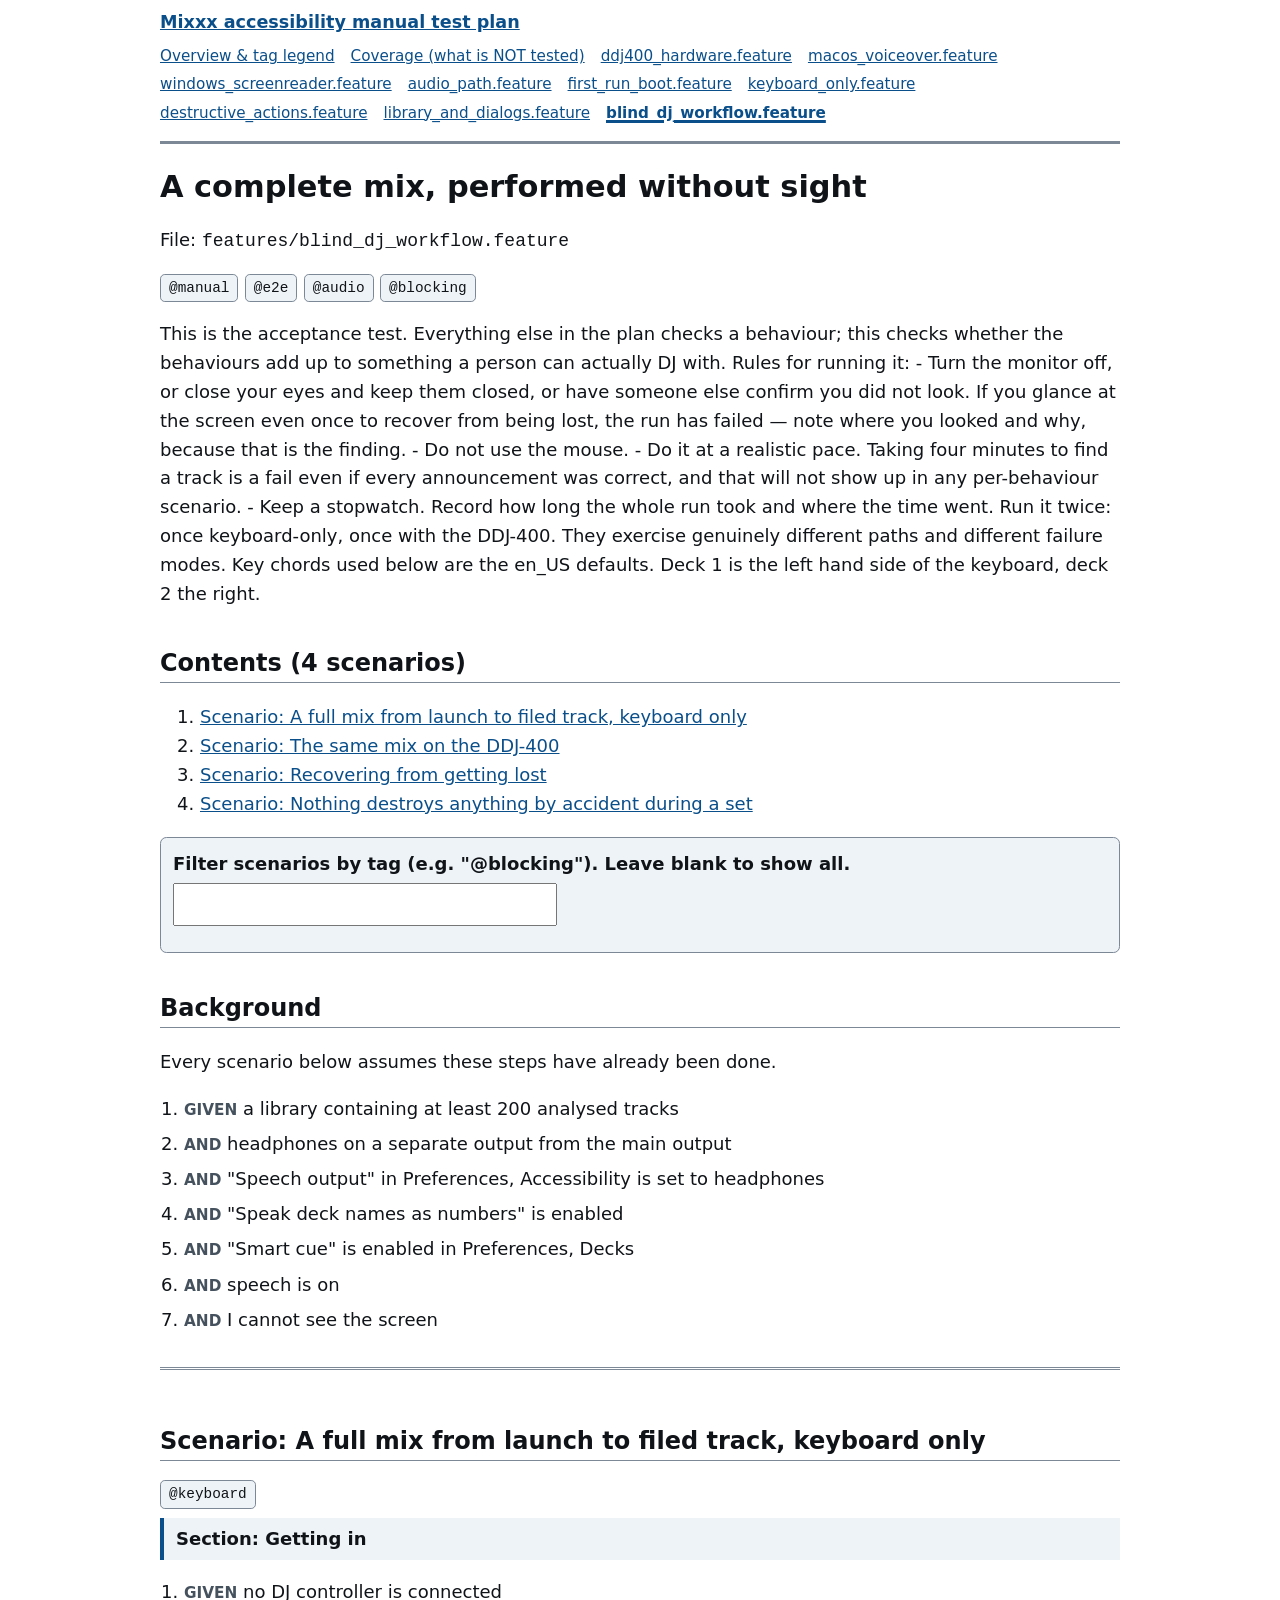
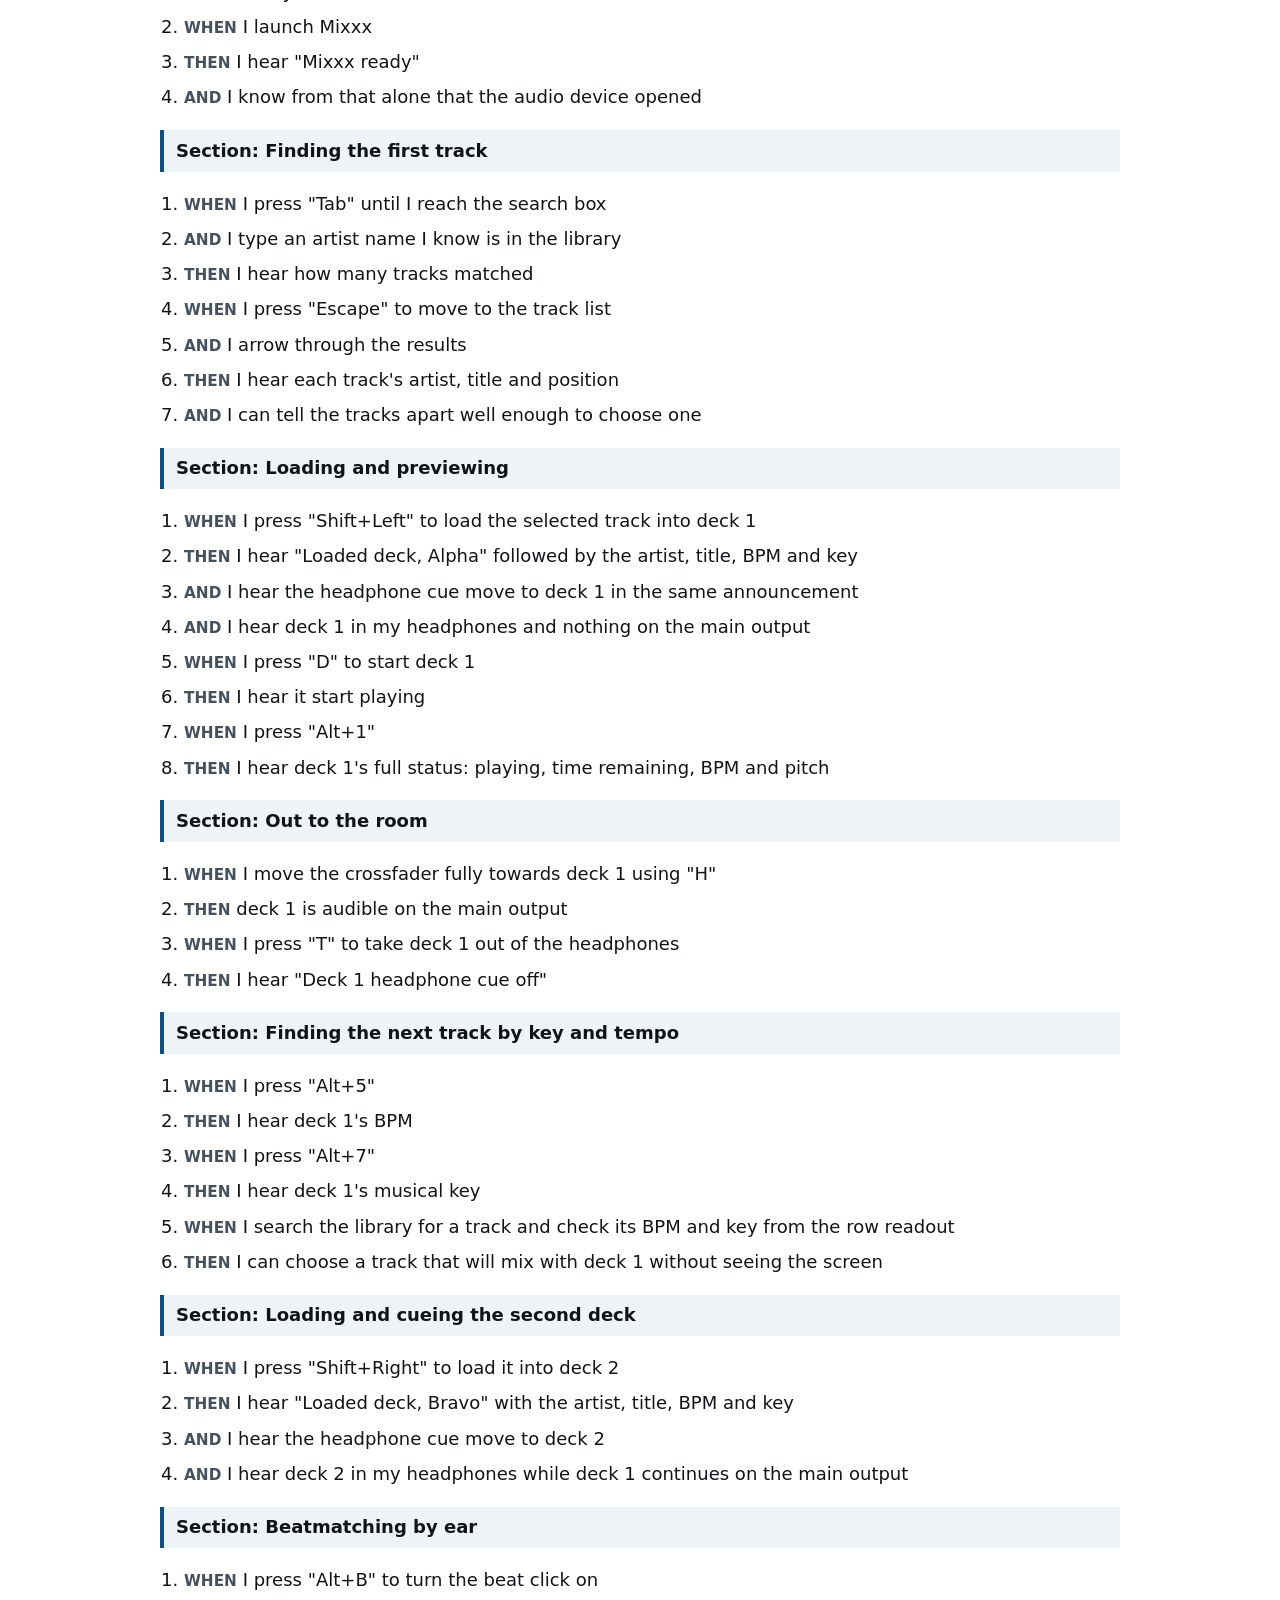
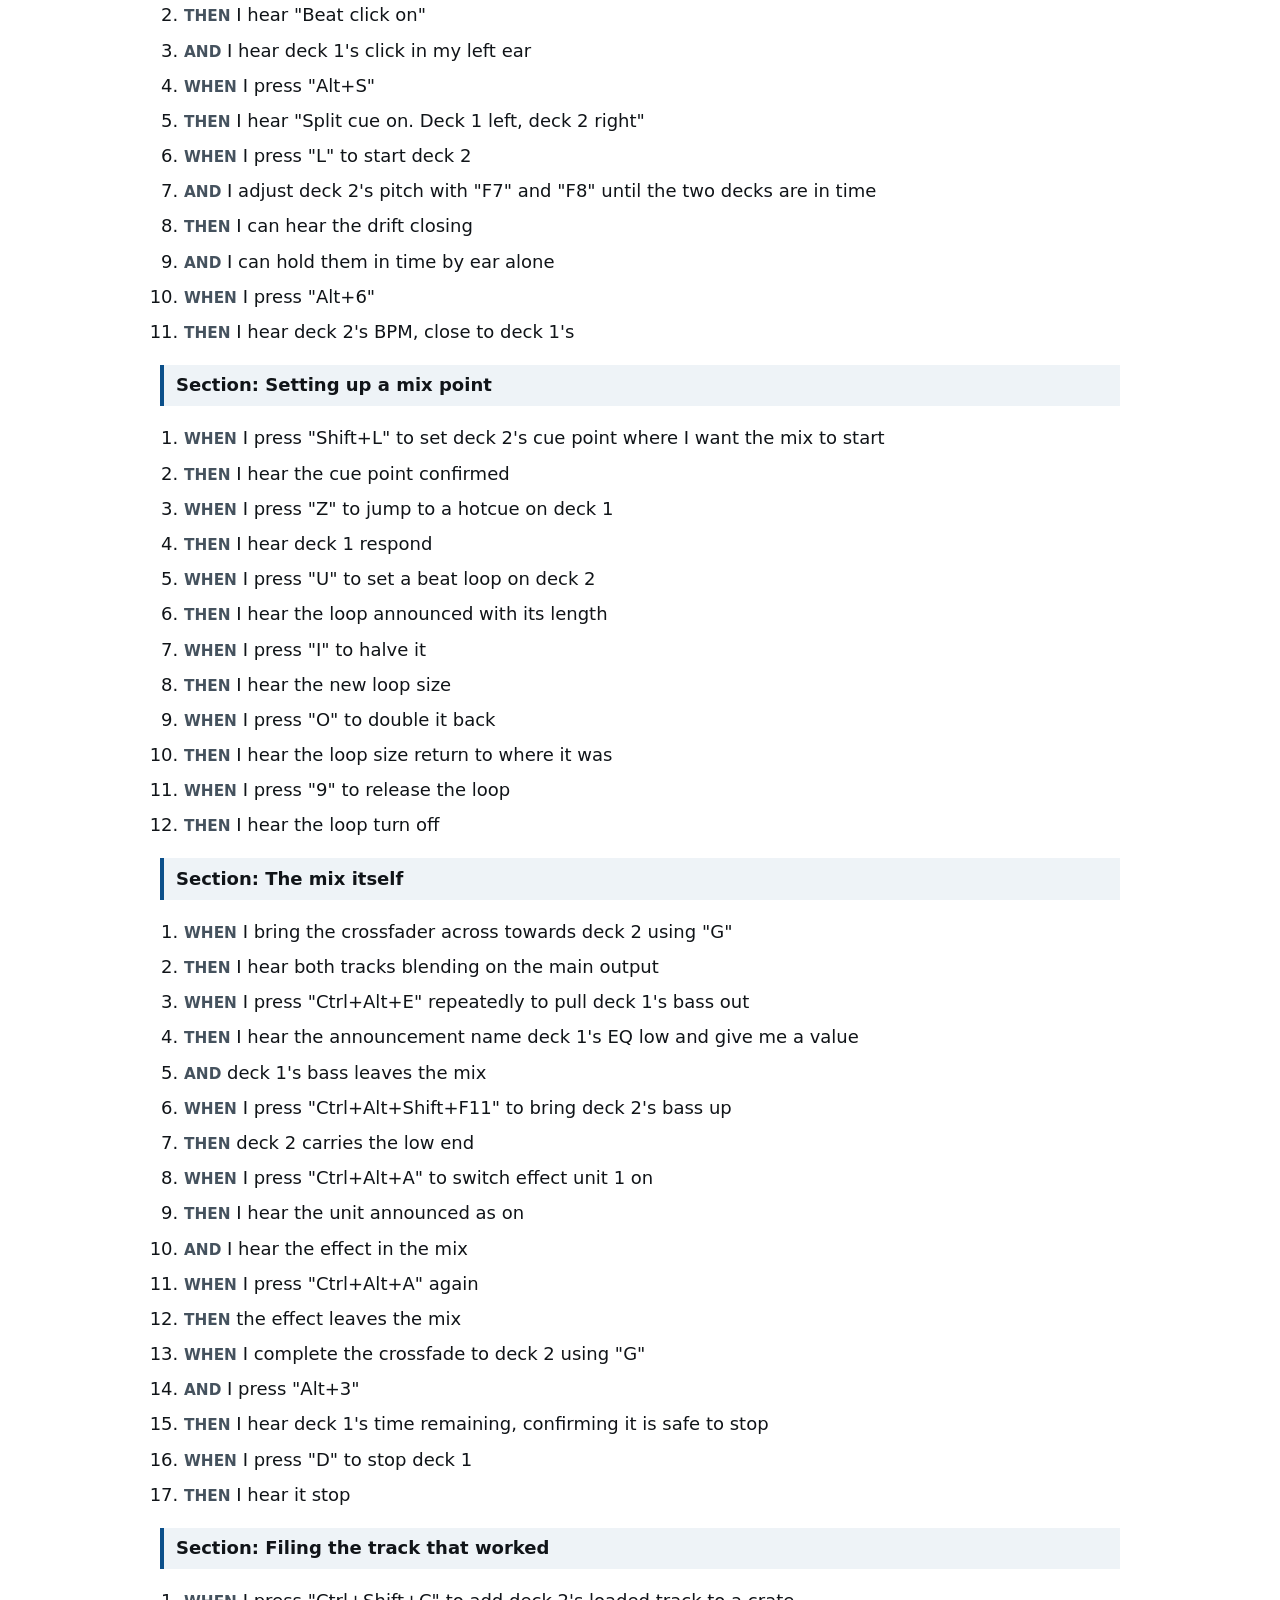
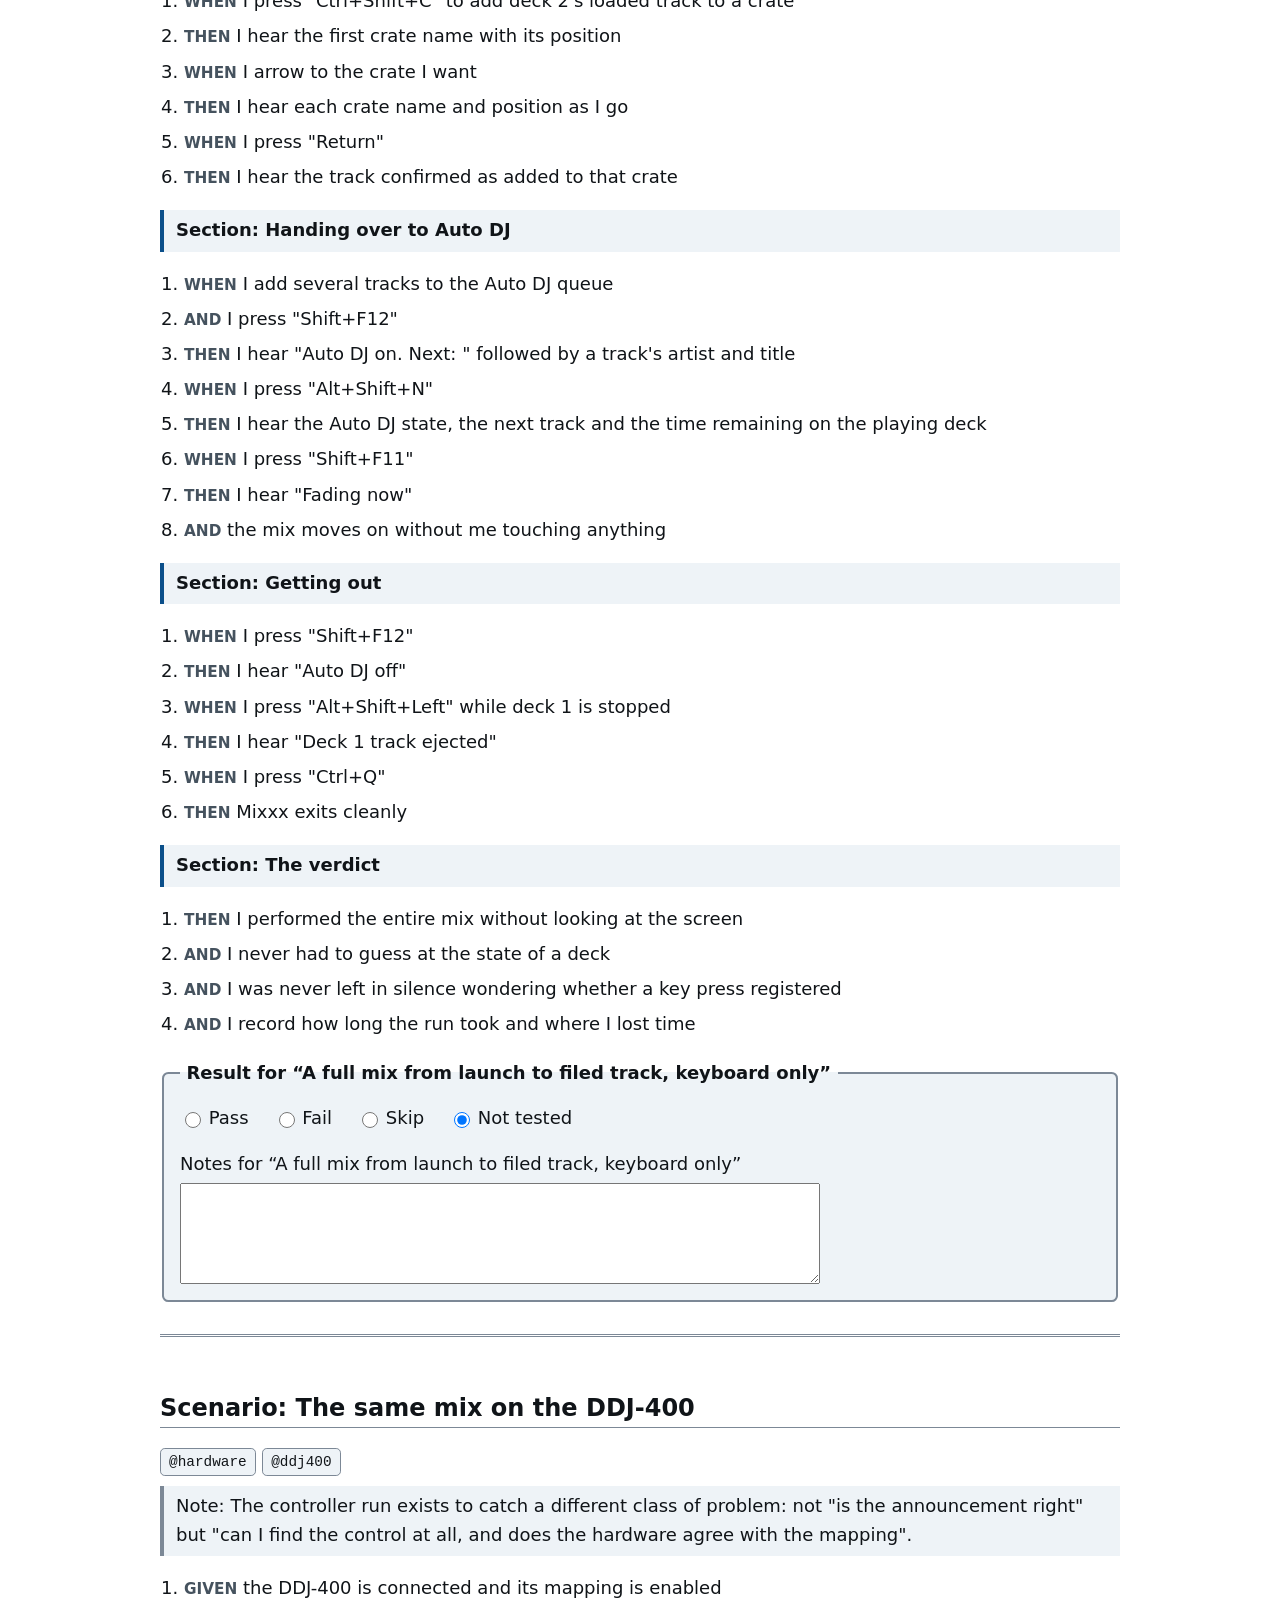
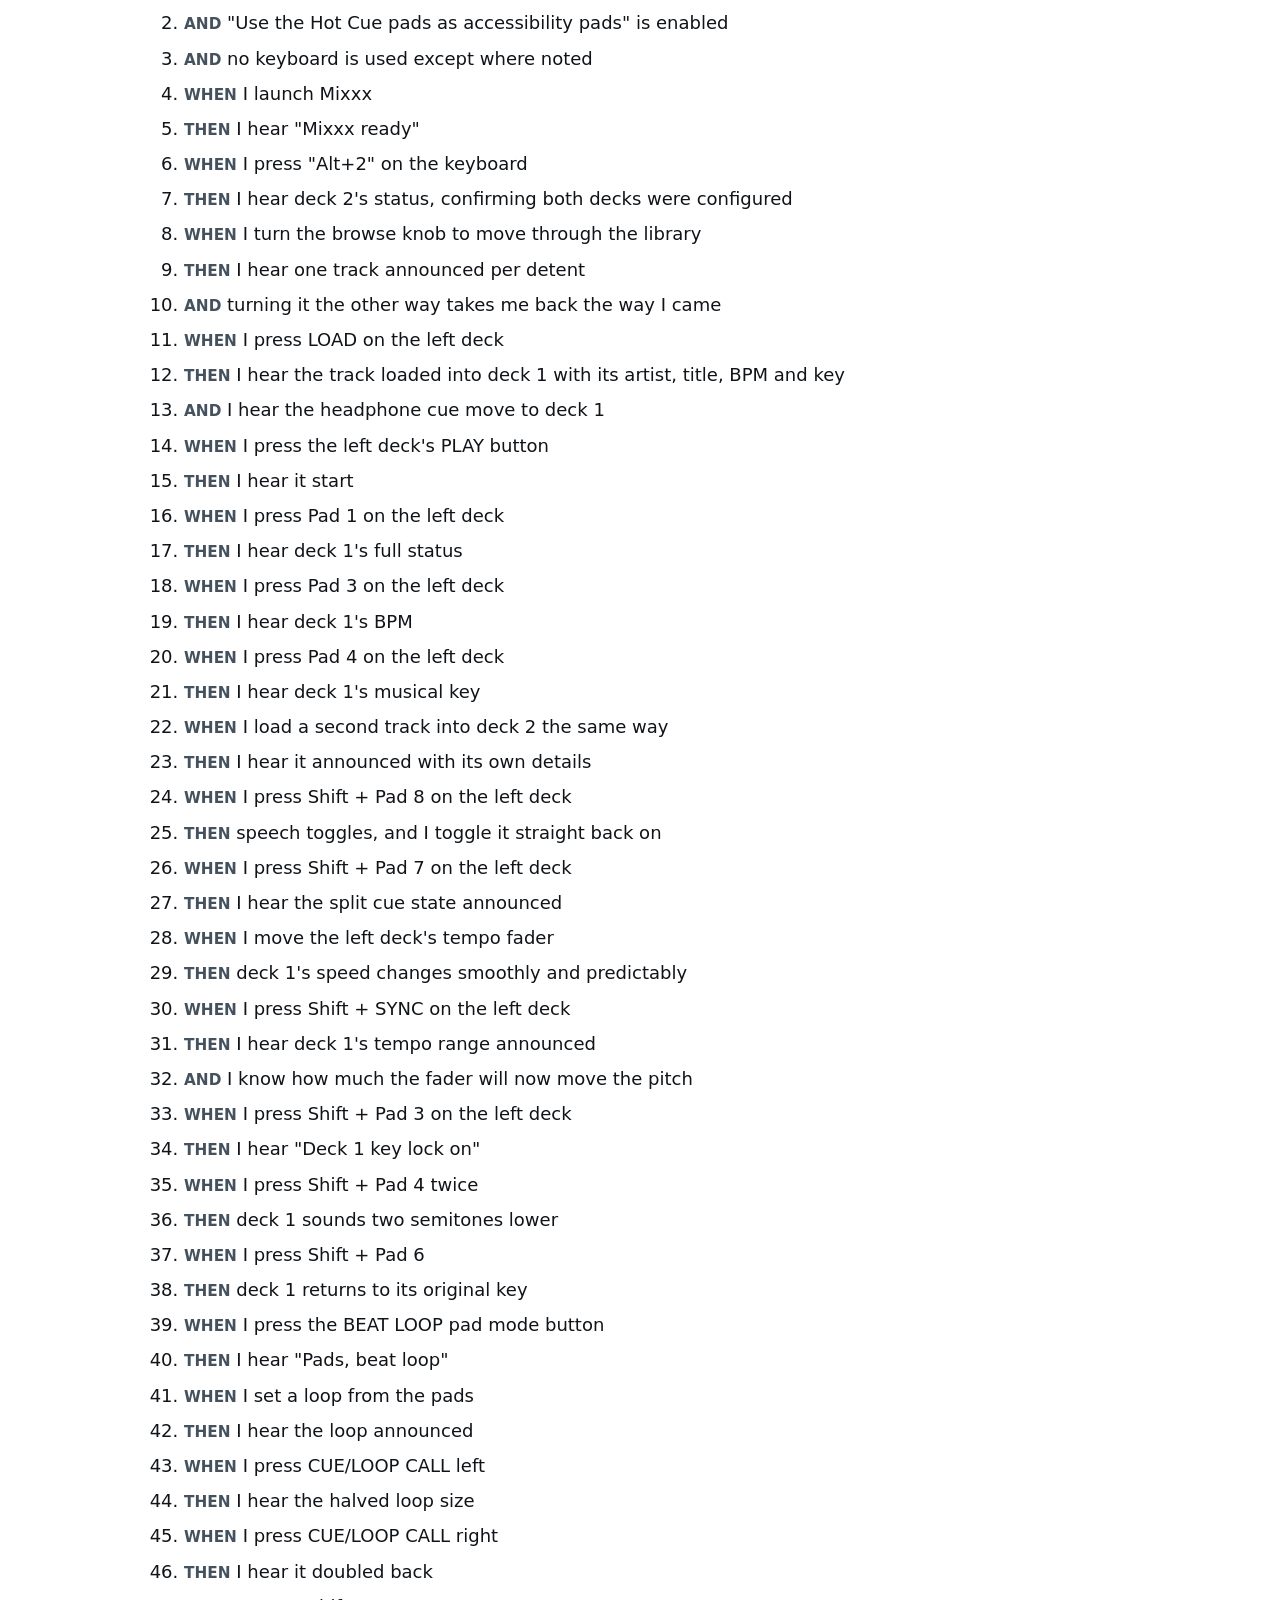
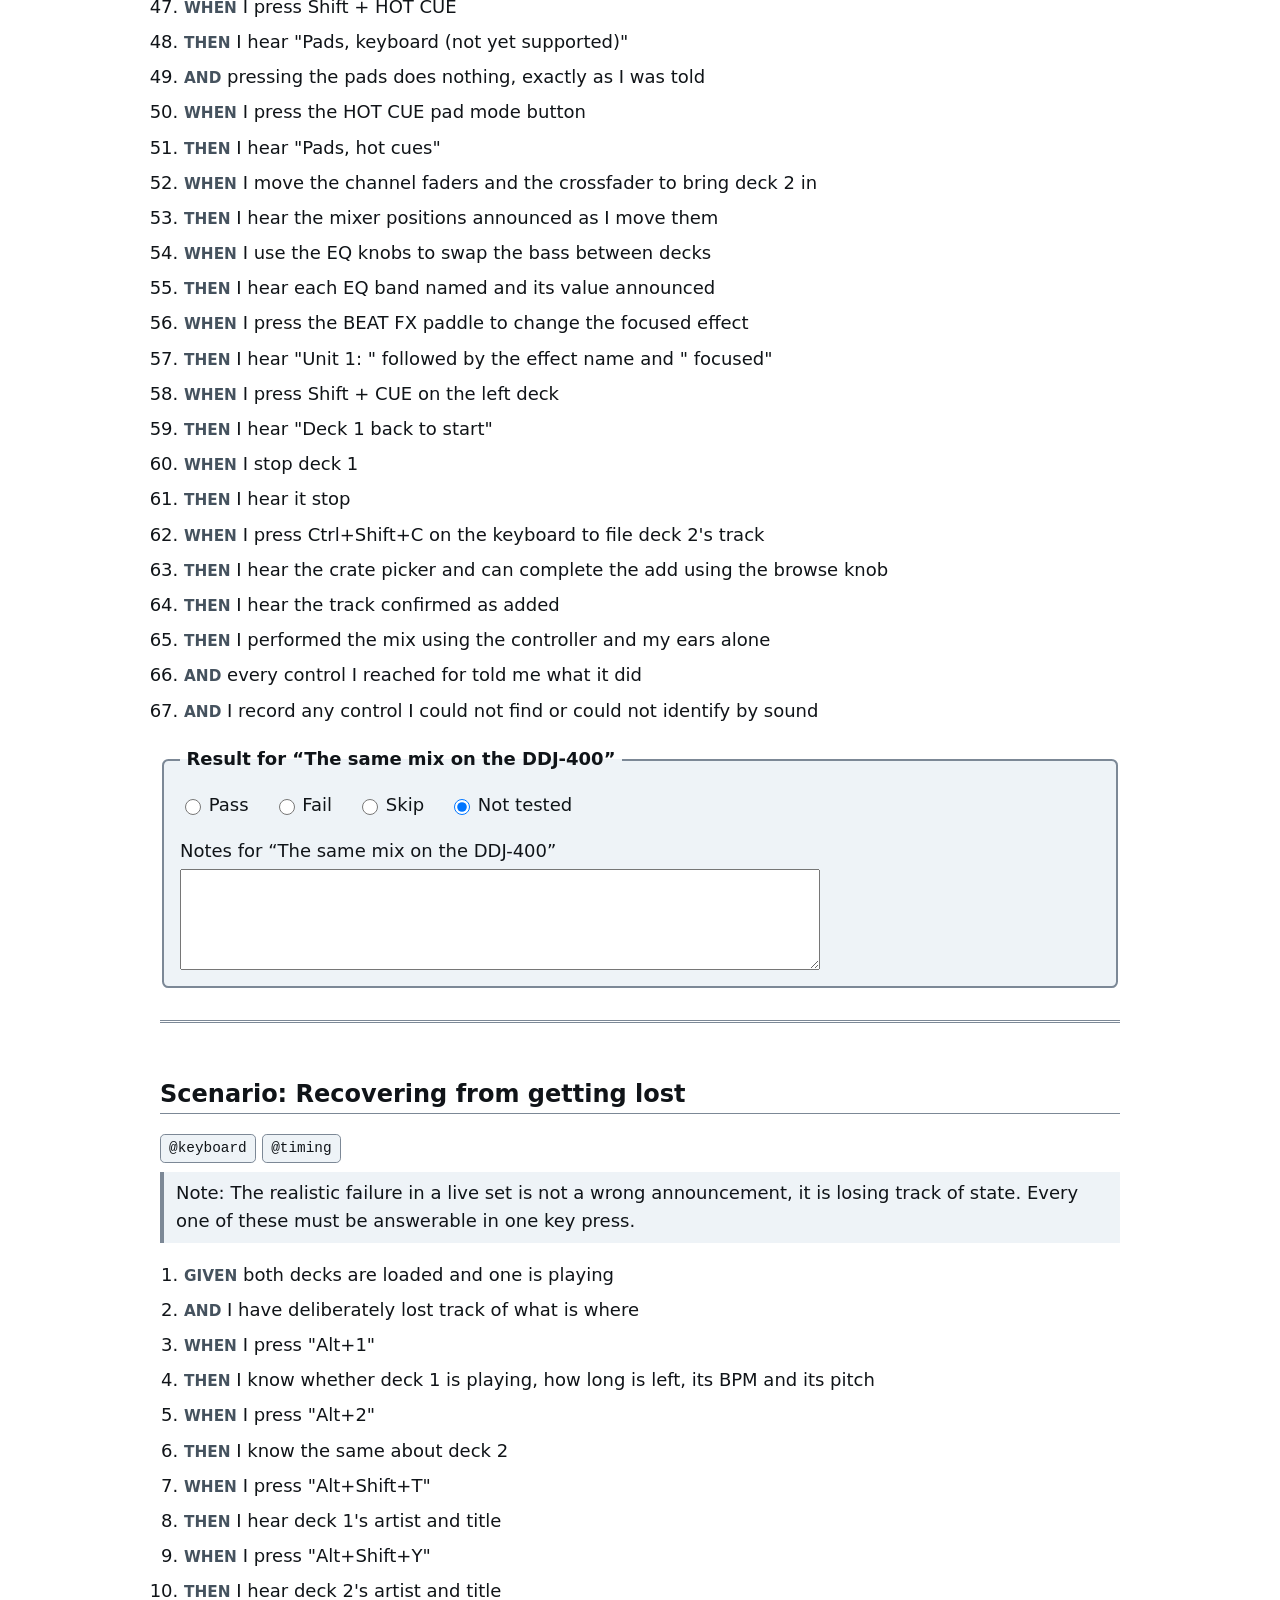
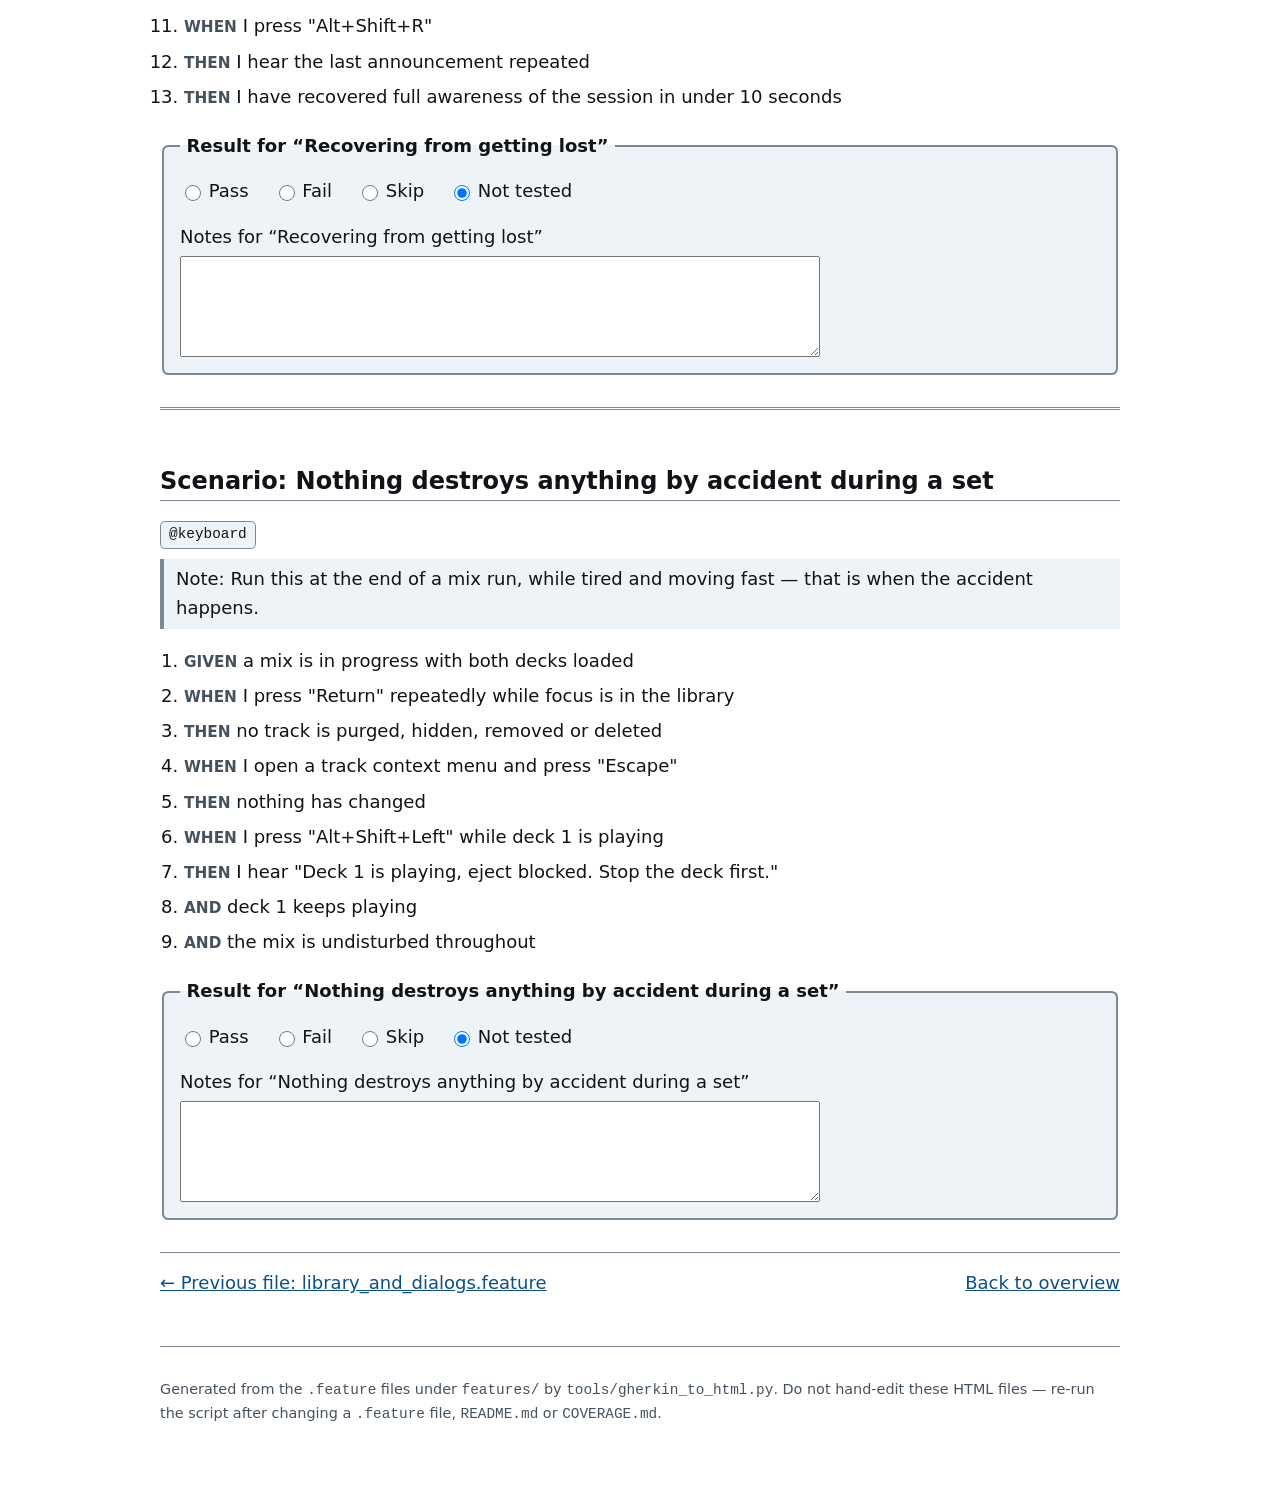
<file: features/html/blind_dj_workflow.html>
<!DOCTYPE html>
<html lang="en">
<head>
<meta charset="utf-8">
<meta name="viewport" content="width=device-width, initial-scale=1">
<title>A complete mix, performed without sight — Mixxx accessibility test plan</title>
<link rel="stylesheet" href="style.css">

</head>
<body>
<a class="skip-link" href="#main">Skip to main content</a>
<header>
<p class="site-title"><a href="index.html">Mixxx accessibility manual test plan</a></p>
<nav aria-label='Test plan navigation'><ul><li><a href='index.html'>Overview &amp; tag legend</a></li><li><a href='coverage.html'>Coverage (what is NOT tested)</a></li><li><a href='ddj400_hardware.html'>ddj400_hardware.feature</a></li><li><a href='macos_voiceover.html'>macos_voiceover.feature</a></li><li><a href='windows_screenreader.html'>windows_screenreader.feature</a></li><li><a href='audio_path.html'>audio_path.feature</a></li><li><a href='first_run_boot.html'>first_run_boot.feature</a></li><li><a href='keyboard_only.html'>keyboard_only.feature</a></li><li><a href='destructive_actions.html'>destructive_actions.feature</a></li><li><a href='library_and_dialogs.html'>library_and_dialogs.feature</a></li><li><a href='blind_dj_workflow.html' aria-current='page'>blind_dj_workflow.feature</a></li></ul></nav>
</header>
<main id="main">
<h1>A complete mix, performed without sight</h1>
<p class='file-name'>File: <code>features/blind_dj_workflow.feature</code></p>
<ul class="tags" aria-label="Tags"><li class="tag">@manual</li><li class="tag">@e2e</li><li class="tag">@audio</li><li class="tag">@blocking</li></ul>
<p>This is the acceptance test. Everything else in the plan checks a behaviour; this checks whether the behaviours add up to something a person can actually DJ with. Rules for running it: - Turn the monitor off, or close your eyes and keep them closed, or have someone else confirm you did not look. If you glance at the screen even once to recover from being lost, the run has failed — note where you looked and why, because that is the finding. - Do not use the mouse. - Do it at a realistic pace. Taking four minutes to find a track is a fail even if every announcement was correct, and that will not show up in any per-behaviour scenario. - Keep a stopwatch. Record how long the whole run took and where the time went. Run it twice: once keyboard-only, once with the DDJ-400. They exercise genuinely different paths and different failure modes. Key chords used below are the en_US defaults. Deck 1 is the left hand side of the keyboard, deck 2 the right.</p>
<nav aria-label='Scenarios in this file'>
<h2>Contents (4 scenarios)</h2>
<ol>
<li><a href='#blind_dj_workflow-s1-a-full-mix-from-launch-to-filed-track-keyboard-only'>Scenario: A full mix from launch to filed track, keyboard only</a></li>
<li><a href='#blind_dj_workflow-s2-the-same-mix-on-the-ddj-400'>Scenario: The same mix on the DDJ-400</a></li>
<li><a href='#blind_dj_workflow-s3-recovering-from-getting-lost'>Scenario: Recovering from getting lost</a></li>
<li><a href='#blind_dj_workflow-s4-nothing-destroys-anything-by-accident-during-a-set'>Scenario: Nothing destroys anything by accident during a set</a></li>
</ol>
</nav>
<section aria-labelledby='background-heading'>
<h2 id='background-heading'>Background</h2>
<p>Every scenario below assumes these steps have already been done.</p>
<ol class='steps'><li><span class='keyword'>Given</span> a library containing at least 200 analysed tracks</li><li><span class='keyword'>And</span> headphones on a separate output from the main output</li><li><span class='keyword'>And</span> "Speech output" in Preferences, Accessibility is set to headphones</li><li><span class='keyword'>And</span> "Speak deck names as numbers" is enabled</li><li><span class='keyword'>And</span> "Smart cue" is enabled in Preferences, Decks</li><li><span class='keyword'>And</span> speech is on</li><li><span class='keyword'>And</span> I cannot see the screen</li></ol>
</section>
<section>
<article class='scenario' id='blind_dj_workflow-s1-a-full-mix-from-launch-to-filed-track-keyboard-only' data-tags='@keyboard'>
<h2>Scenario: A full mix from launch to filed track, keyboard only</h2>
<ul class="tags" aria-label="Tags"><li class="tag">@keyboard</li></ul>
<p class="step-phase">Section: Getting in</p>
<ol class='steps'><li><span class='keyword'>Given</span> no DJ controller is connected</li><li><span class='keyword'>When</span> I launch Mixxx</li><li><span class='keyword'>Then</span> I hear "Mixxx ready"</li><li><span class='keyword'>And</span> I know from that alone that the audio device opened</li></ol>
<p class="step-phase">Section: Finding the first track</p>
<ol class='steps'><li><span class='keyword'>When</span> I press "Tab" until I reach the search box</li><li><span class='keyword'>And</span> I type an artist name I know is in the library</li><li><span class='keyword'>Then</span> I hear how many tracks matched</li><li><span class='keyword'>When</span> I press "Escape" to move to the track list</li><li><span class='keyword'>And</span> I arrow through the results</li><li><span class='keyword'>Then</span> I hear each track's artist, title and position</li><li><span class='keyword'>And</span> I can tell the tracks apart well enough to choose one</li></ol>
<p class="step-phase">Section: Loading and previewing</p>
<ol class='steps'><li><span class='keyword'>When</span> I press "Shift+Left" to load the selected track into deck 1</li><li><span class='keyword'>Then</span> I hear "Loaded deck, Alpha" followed by the artist, title, BPM and key</li><li><span class='keyword'>And</span> I hear the headphone cue move to deck 1 in the same announcement</li><li><span class='keyword'>And</span> I hear deck 1 in my headphones and nothing on the main output</li><li><span class='keyword'>When</span> I press "D" to start deck 1</li><li><span class='keyword'>Then</span> I hear it start playing</li><li><span class='keyword'>When</span> I press "Alt+1"</li><li><span class='keyword'>Then</span> I hear deck 1's full status: playing, time remaining, BPM and pitch</li></ol>
<p class="step-phase">Section: Out to the room</p>
<ol class='steps'><li><span class='keyword'>When</span> I move the crossfader fully towards deck 1 using "H"</li><li><span class='keyword'>Then</span> deck 1 is audible on the main output</li><li><span class='keyword'>When</span> I press "T" to take deck 1 out of the headphones</li><li><span class='keyword'>Then</span> I hear "Deck 1 headphone cue off"</li></ol>
<p class="step-phase">Section: Finding the next track by key and tempo</p>
<ol class='steps'><li><span class='keyword'>When</span> I press "Alt+5"</li><li><span class='keyword'>Then</span> I hear deck 1's BPM</li><li><span class='keyword'>When</span> I press "Alt+7"</li><li><span class='keyword'>Then</span> I hear deck 1's musical key</li><li><span class='keyword'>When</span> I search the library for a track and check its BPM and key from the row readout</li><li><span class='keyword'>Then</span> I can choose a track that will mix with deck 1 without seeing the screen</li></ol>
<p class="step-phase">Section: Loading and cueing the second deck</p>
<ol class='steps'><li><span class='keyword'>When</span> I press "Shift+Right" to load it into deck 2</li><li><span class='keyword'>Then</span> I hear "Loaded deck, Bravo" with the artist, title, BPM and key</li><li><span class='keyword'>And</span> I hear the headphone cue move to deck 2</li><li><span class='keyword'>And</span> I hear deck 2 in my headphones while deck 1 continues on the main output</li></ol>
<p class="step-phase">Section: Beatmatching by ear</p>
<ol class='steps'><li><span class='keyword'>When</span> I press "Alt+B" to turn the beat click on</li><li><span class='keyword'>Then</span> I hear "Beat click on"</li><li><span class='keyword'>And</span> I hear deck 1's click in my left ear</li><li><span class='keyword'>When</span> I press "Alt+S"</li><li><span class='keyword'>Then</span> I hear "Split cue on. Deck 1 left, deck 2 right"</li><li><span class='keyword'>When</span> I press "L" to start deck 2</li><li><span class='keyword'>And</span> I adjust deck 2's pitch with "F7" and "F8" until the two decks are in time</li><li><span class='keyword'>Then</span> I can hear the drift closing</li><li><span class='keyword'>And</span> I can hold them in time by ear alone</li><li><span class='keyword'>When</span> I press "Alt+6"</li><li><span class='keyword'>Then</span> I hear deck 2's BPM, close to deck 1's</li></ol>
<p class="step-phase">Section: Setting up a mix point</p>
<ol class='steps'><li><span class='keyword'>When</span> I press "Shift+L" to set deck 2's cue point where I want the mix to start</li><li><span class='keyword'>Then</span> I hear the cue point confirmed</li><li><span class='keyword'>When</span> I press "Z" to jump to a hotcue on deck 1</li><li><span class='keyword'>Then</span> I hear deck 1 respond</li><li><span class='keyword'>When</span> I press "U" to set a beat loop on deck 2</li><li><span class='keyword'>Then</span> I hear the loop announced with its length</li><li><span class='keyword'>When</span> I press "I" to halve it</li><li><span class='keyword'>Then</span> I hear the new loop size</li><li><span class='keyword'>When</span> I press "O" to double it back</li><li><span class='keyword'>Then</span> I hear the loop size return to where it was</li><li><span class='keyword'>When</span> I press "9" to release the loop</li><li><span class='keyword'>Then</span> I hear the loop turn off</li></ol>
<p class="step-phase">Section: The mix itself</p>
<ol class='steps'><li><span class='keyword'>When</span> I bring the crossfader across towards deck 2 using "G"</li><li><span class='keyword'>Then</span> I hear both tracks blending on the main output</li><li><span class='keyword'>When</span> I press "Ctrl+Alt+E" repeatedly to pull deck 1's bass out</li><li><span class='keyword'>Then</span> I hear the announcement name deck 1's EQ low and give me a value</li><li><span class='keyword'>And</span> deck 1's bass leaves the mix</li><li><span class='keyword'>When</span> I press "Ctrl+Alt+Shift+F11" to bring deck 2's bass up</li><li><span class='keyword'>Then</span> deck 2 carries the low end</li><li><span class='keyword'>When</span> I press "Ctrl+Alt+A" to switch effect unit 1 on</li><li><span class='keyword'>Then</span> I hear the unit announced as on</li><li><span class='keyword'>And</span> I hear the effect in the mix</li><li><span class='keyword'>When</span> I press "Ctrl+Alt+A" again</li><li><span class='keyword'>Then</span> the effect leaves the mix</li><li><span class='keyword'>When</span> I complete the crossfade to deck 2 using "G"</li><li><span class='keyword'>And</span> I press "Alt+3"</li><li><span class='keyword'>Then</span> I hear deck 1's time remaining, confirming it is safe to stop</li><li><span class='keyword'>When</span> I press "D" to stop deck 1</li><li><span class='keyword'>Then</span> I hear it stop</li></ol>
<p class="step-phase">Section: Filing the track that worked</p>
<ol class='steps'><li><span class='keyword'>When</span> I press "Ctrl+Shift+C" to add deck 2's loaded track to a crate</li><li><span class='keyword'>Then</span> I hear the first crate name with its position</li><li><span class='keyword'>When</span> I arrow to the crate I want</li><li><span class='keyword'>Then</span> I hear each crate name and position as I go</li><li><span class='keyword'>When</span> I press "Return"</li><li><span class='keyword'>Then</span> I hear the track confirmed as added to that crate</li></ol>
<p class="step-phase">Section: Handing over to Auto DJ</p>
<ol class='steps'><li><span class='keyword'>When</span> I add several tracks to the Auto DJ queue</li><li><span class='keyword'>And</span> I press "Shift+F12"</li><li><span class='keyword'>Then</span> I hear "Auto DJ on. Next: " followed by a track's artist and title</li><li><span class='keyword'>When</span> I press "Alt+Shift+N"</li><li><span class='keyword'>Then</span> I hear the Auto DJ state, the next track and the time remaining on the playing deck</li><li><span class='keyword'>When</span> I press "Shift+F11"</li><li><span class='keyword'>Then</span> I hear "Fading now"</li><li><span class='keyword'>And</span> the mix moves on without me touching anything</li></ol>
<p class="step-phase">Section: Getting out</p>
<ol class='steps'><li><span class='keyword'>When</span> I press "Shift+F12"</li><li><span class='keyword'>Then</span> I hear "Auto DJ off"</li><li><span class='keyword'>When</span> I press "Alt+Shift+Left" while deck 1 is stopped</li><li><span class='keyword'>Then</span> I hear "Deck 1 track ejected"</li><li><span class='keyword'>When</span> I press "Ctrl+Q"</li><li><span class='keyword'>Then</span> Mixxx exits cleanly</li></ol>
<p class="step-phase">Section: The verdict</p>
<ol class='steps'><li><span class='keyword'>Then</span> I performed the entire mix without looking at the screen</li><li><span class='keyword'>And</span> I never had to guess at the state of a deck</li><li><span class='keyword'>And</span> I was never left in silence wondering whether a key press registered</li><li><span class='keyword'>And</span> I record how long the run took and where I lost time</li></ol>
<fieldset class='result'>
<legend>Result for &ldquo;A full mix from launch to filed track, keyboard only&rdquo;</legend>
<span class='radio-option'><input type='radio' id='blind_dj_workflow-s1-a-full-mix-from-launch-to-filed-track-keyboard-only-pass' name='blind_dj_workflow-s1-a-full-mix-from-launch-to-filed-track-keyboard-only-result' value='pass' data-persist-key='blind_dj_workflow::blind_dj_workflow-s1-a-full-mix-from-launch-to-filed-track-keyboard-only::result'><label for='blind_dj_workflow-s1-a-full-mix-from-launch-to-filed-track-keyboard-only-pass'>Pass</label></span>
<span class='radio-option'><input type='radio' id='blind_dj_workflow-s1-a-full-mix-from-launch-to-filed-track-keyboard-only-fail' name='blind_dj_workflow-s1-a-full-mix-from-launch-to-filed-track-keyboard-only-result' value='fail' data-persist-key='blind_dj_workflow::blind_dj_workflow-s1-a-full-mix-from-launch-to-filed-track-keyboard-only::result'><label for='blind_dj_workflow-s1-a-full-mix-from-launch-to-filed-track-keyboard-only-fail'>Fail</label></span>
<span class='radio-option'><input type='radio' id='blind_dj_workflow-s1-a-full-mix-from-launch-to-filed-track-keyboard-only-skip' name='blind_dj_workflow-s1-a-full-mix-from-launch-to-filed-track-keyboard-only-result' value='skip' data-persist-key='blind_dj_workflow::blind_dj_workflow-s1-a-full-mix-from-launch-to-filed-track-keyboard-only::result'><label for='blind_dj_workflow-s1-a-full-mix-from-launch-to-filed-track-keyboard-only-skip'>Skip</label></span>
<span class='radio-option'><input type='radio' id='blind_dj_workflow-s1-a-full-mix-from-launch-to-filed-track-keyboard-only-not-tested' name='blind_dj_workflow-s1-a-full-mix-from-launch-to-filed-track-keyboard-only-result' value='not-tested' data-persist-key='blind_dj_workflow::blind_dj_workflow-s1-a-full-mix-from-launch-to-filed-track-keyboard-only::result' checked><label for='blind_dj_workflow-s1-a-full-mix-from-launch-to-filed-track-keyboard-only-not-tested'>Not tested</label></span>
<div class='notes-field'><label for='blind_dj_workflow-s1-a-full-mix-from-launch-to-filed-track-keyboard-only-notes'>Notes for &ldquo;A full mix from launch to filed track, keyboard only&rdquo;</label>
<textarea id='blind_dj_workflow-s1-a-full-mix-from-launch-to-filed-track-keyboard-only-notes' data-persist-key='blind_dj_workflow::blind_dj_workflow-s1-a-full-mix-from-launch-to-filed-track-keyboard-only::notes' rows='3'></textarea></div>
</fieldset>
</article>
<article class='scenario' id='blind_dj_workflow-s2-the-same-mix-on-the-ddj-400' data-tags='@hardware @ddj400'>
<h2>Scenario: The same mix on the DDJ-400</h2>
<ul class="tags" aria-label="Tags"><li class="tag">@hardware</li><li class="tag">@ddj400</li></ul>
<p class="step-note">Note: The controller run exists to catch a different class of problem: not "is the announcement right" but "can I find the control at all, and does the hardware agree with the mapping".</p>
<ol class='steps'><li><span class='keyword'>Given</span> the DDJ-400 is connected and its mapping is enabled</li><li><span class='keyword'>And</span> "Use the Hot Cue pads as accessibility pads" is enabled</li><li><span class='keyword'>And</span> no keyboard is used except where noted</li><li><span class='keyword'>When</span> I launch Mixxx</li><li><span class='keyword'>Then</span> I hear "Mixxx ready"</li><li><span class='keyword'>When</span> I press "Alt+2" on the keyboard</li><li><span class='keyword'>Then</span> I hear deck 2's status, confirming both decks were configured</li><li><span class='keyword'>When</span> I turn the browse knob to move through the library</li><li><span class='keyword'>Then</span> I hear one track announced per detent</li><li><span class='keyword'>And</span> turning it the other way takes me back the way I came</li><li><span class='keyword'>When</span> I press LOAD on the left deck</li><li><span class='keyword'>Then</span> I hear the track loaded into deck 1 with its artist, title, BPM and key</li><li><span class='keyword'>And</span> I hear the headphone cue move to deck 1</li><li><span class='keyword'>When</span> I press the left deck's PLAY button</li><li><span class='keyword'>Then</span> I hear it start</li><li><span class='keyword'>When</span> I press Pad 1 on the left deck</li><li><span class='keyword'>Then</span> I hear deck 1's full status</li><li><span class='keyword'>When</span> I press Pad 3 on the left deck</li><li><span class='keyword'>Then</span> I hear deck 1's BPM</li><li><span class='keyword'>When</span> I press Pad 4 on the left deck</li><li><span class='keyword'>Then</span> I hear deck 1's musical key</li><li><span class='keyword'>When</span> I load a second track into deck 2 the same way</li><li><span class='keyword'>Then</span> I hear it announced with its own details</li><li><span class='keyword'>When</span> I press Shift + Pad 8 on the left deck</li><li><span class='keyword'>Then</span> speech toggles, and I toggle it straight back on</li><li><span class='keyword'>When</span> I press Shift + Pad 7 on the left deck</li><li><span class='keyword'>Then</span> I hear the split cue state announced</li><li><span class='keyword'>When</span> I move the left deck's tempo fader</li><li><span class='keyword'>Then</span> deck 1's speed changes smoothly and predictably</li><li><span class='keyword'>When</span> I press Shift + SYNC on the left deck</li><li><span class='keyword'>Then</span> I hear deck 1's tempo range announced</li><li><span class='keyword'>And</span> I know how much the fader will now move the pitch</li><li><span class='keyword'>When</span> I press Shift + Pad 3 on the left deck</li><li><span class='keyword'>Then</span> I hear "Deck 1 key lock on"</li><li><span class='keyword'>When</span> I press Shift + Pad 4 twice</li><li><span class='keyword'>Then</span> deck 1 sounds two semitones lower</li><li><span class='keyword'>When</span> I press Shift + Pad 6</li><li><span class='keyword'>Then</span> deck 1 returns to its original key</li><li><span class='keyword'>When</span> I press the BEAT LOOP pad mode button</li><li><span class='keyword'>Then</span> I hear "Pads, beat loop"</li><li><span class='keyword'>When</span> I set a loop from the pads</li><li><span class='keyword'>Then</span> I hear the loop announced</li><li><span class='keyword'>When</span> I press CUE/LOOP CALL left</li><li><span class='keyword'>Then</span> I hear the halved loop size</li><li><span class='keyword'>When</span> I press CUE/LOOP CALL right</li><li><span class='keyword'>Then</span> I hear it doubled back</li><li><span class='keyword'>When</span> I press Shift + HOT CUE</li><li><span class='keyword'>Then</span> I hear "Pads, keyboard (not yet supported)"</li><li><span class='keyword'>And</span> pressing the pads does nothing, exactly as I was told</li><li><span class='keyword'>When</span> I press the HOT CUE pad mode button</li><li><span class='keyword'>Then</span> I hear "Pads, hot cues"</li><li><span class='keyword'>When</span> I move the channel faders and the crossfader to bring deck 2 in</li><li><span class='keyword'>Then</span> I hear the mixer positions announced as I move them</li><li><span class='keyword'>When</span> I use the EQ knobs to swap the bass between decks</li><li><span class='keyword'>Then</span> I hear each EQ band named and its value announced</li><li><span class='keyword'>When</span> I press the BEAT FX paddle to change the focused effect</li><li><span class='keyword'>Then</span> I hear "Unit 1: " followed by the effect name and " focused"</li><li><span class='keyword'>When</span> I press Shift + CUE on the left deck</li><li><span class='keyword'>Then</span> I hear "Deck 1 back to start"</li><li><span class='keyword'>When</span> I stop deck 1</li><li><span class='keyword'>Then</span> I hear it stop</li><li><span class='keyword'>When</span> I press Ctrl+Shift+C on the keyboard to file deck 2's track</li><li><span class='keyword'>Then</span> I hear the crate picker and can complete the add using the browse knob</li><li><span class='keyword'>Then</span> I hear the track confirmed as added</li><li><span class='keyword'>Then</span> I performed the mix using the controller and my ears alone</li><li><span class='keyword'>And</span> every control I reached for told me what it did</li><li><span class='keyword'>And</span> I record any control I could not find or could not identify by sound</li></ol>
<fieldset class='result'>
<legend>Result for &ldquo;The same mix on the DDJ-400&rdquo;</legend>
<span class='radio-option'><input type='radio' id='blind_dj_workflow-s2-the-same-mix-on-the-ddj-400-pass' name='blind_dj_workflow-s2-the-same-mix-on-the-ddj-400-result' value='pass' data-persist-key='blind_dj_workflow::blind_dj_workflow-s2-the-same-mix-on-the-ddj-400::result'><label for='blind_dj_workflow-s2-the-same-mix-on-the-ddj-400-pass'>Pass</label></span>
<span class='radio-option'><input type='radio' id='blind_dj_workflow-s2-the-same-mix-on-the-ddj-400-fail' name='blind_dj_workflow-s2-the-same-mix-on-the-ddj-400-result' value='fail' data-persist-key='blind_dj_workflow::blind_dj_workflow-s2-the-same-mix-on-the-ddj-400::result'><label for='blind_dj_workflow-s2-the-same-mix-on-the-ddj-400-fail'>Fail</label></span>
<span class='radio-option'><input type='radio' id='blind_dj_workflow-s2-the-same-mix-on-the-ddj-400-skip' name='blind_dj_workflow-s2-the-same-mix-on-the-ddj-400-result' value='skip' data-persist-key='blind_dj_workflow::blind_dj_workflow-s2-the-same-mix-on-the-ddj-400::result'><label for='blind_dj_workflow-s2-the-same-mix-on-the-ddj-400-skip'>Skip</label></span>
<span class='radio-option'><input type='radio' id='blind_dj_workflow-s2-the-same-mix-on-the-ddj-400-not-tested' name='blind_dj_workflow-s2-the-same-mix-on-the-ddj-400-result' value='not-tested' data-persist-key='blind_dj_workflow::blind_dj_workflow-s2-the-same-mix-on-the-ddj-400::result' checked><label for='blind_dj_workflow-s2-the-same-mix-on-the-ddj-400-not-tested'>Not tested</label></span>
<div class='notes-field'><label for='blind_dj_workflow-s2-the-same-mix-on-the-ddj-400-notes'>Notes for &ldquo;The same mix on the DDJ-400&rdquo;</label>
<textarea id='blind_dj_workflow-s2-the-same-mix-on-the-ddj-400-notes' data-persist-key='blind_dj_workflow::blind_dj_workflow-s2-the-same-mix-on-the-ddj-400::notes' rows='3'></textarea></div>
</fieldset>
</article>
<article class='scenario' id='blind_dj_workflow-s3-recovering-from-getting-lost' data-tags='@keyboard @timing'>
<h2>Scenario: Recovering from getting lost</h2>
<ul class="tags" aria-label="Tags"><li class="tag">@keyboard</li><li class="tag">@timing</li></ul>
<p class="step-note">Note: The realistic failure in a live set is not a wrong announcement, it is losing track of state. Every one of these must be answerable in one key press.</p>
<ol class='steps'><li><span class='keyword'>Given</span> both decks are loaded and one is playing</li><li><span class='keyword'>And</span> I have deliberately lost track of what is where</li><li><span class='keyword'>When</span> I press "Alt+1"</li><li><span class='keyword'>Then</span> I know whether deck 1 is playing, how long is left, its BPM and its pitch</li><li><span class='keyword'>When</span> I press "Alt+2"</li><li><span class='keyword'>Then</span> I know the same about deck 2</li><li><span class='keyword'>When</span> I press "Alt+Shift+T"</li><li><span class='keyword'>Then</span> I hear deck 1's artist and title</li><li><span class='keyword'>When</span> I press "Alt+Shift+Y"</li><li><span class='keyword'>Then</span> I hear deck 2's artist and title</li><li><span class='keyword'>When</span> I press "Alt+Shift+R"</li><li><span class='keyword'>Then</span> I hear the last announcement repeated</li><li><span class='keyword'>Then</span> I have recovered full awareness of the session in under 10 seconds</li></ol>
<fieldset class='result'>
<legend>Result for &ldquo;Recovering from getting lost&rdquo;</legend>
<span class='radio-option'><input type='radio' id='blind_dj_workflow-s3-recovering-from-getting-lost-pass' name='blind_dj_workflow-s3-recovering-from-getting-lost-result' value='pass' data-persist-key='blind_dj_workflow::blind_dj_workflow-s3-recovering-from-getting-lost::result'><label for='blind_dj_workflow-s3-recovering-from-getting-lost-pass'>Pass</label></span>
<span class='radio-option'><input type='radio' id='blind_dj_workflow-s3-recovering-from-getting-lost-fail' name='blind_dj_workflow-s3-recovering-from-getting-lost-result' value='fail' data-persist-key='blind_dj_workflow::blind_dj_workflow-s3-recovering-from-getting-lost::result'><label for='blind_dj_workflow-s3-recovering-from-getting-lost-fail'>Fail</label></span>
<span class='radio-option'><input type='radio' id='blind_dj_workflow-s3-recovering-from-getting-lost-skip' name='blind_dj_workflow-s3-recovering-from-getting-lost-result' value='skip' data-persist-key='blind_dj_workflow::blind_dj_workflow-s3-recovering-from-getting-lost::result'><label for='blind_dj_workflow-s3-recovering-from-getting-lost-skip'>Skip</label></span>
<span class='radio-option'><input type='radio' id='blind_dj_workflow-s3-recovering-from-getting-lost-not-tested' name='blind_dj_workflow-s3-recovering-from-getting-lost-result' value='not-tested' data-persist-key='blind_dj_workflow::blind_dj_workflow-s3-recovering-from-getting-lost::result' checked><label for='blind_dj_workflow-s3-recovering-from-getting-lost-not-tested'>Not tested</label></span>
<div class='notes-field'><label for='blind_dj_workflow-s3-recovering-from-getting-lost-notes'>Notes for &ldquo;Recovering from getting lost&rdquo;</label>
<textarea id='blind_dj_workflow-s3-recovering-from-getting-lost-notes' data-persist-key='blind_dj_workflow::blind_dj_workflow-s3-recovering-from-getting-lost::notes' rows='3'></textarea></div>
</fieldset>
</article>
<article class='scenario' id='blind_dj_workflow-s4-nothing-destroys-anything-by-accident-during-a-set' data-tags='@keyboard'>
<h2>Scenario: Nothing destroys anything by accident during a set</h2>
<ul class="tags" aria-label="Tags"><li class="tag">@keyboard</li></ul>
<p class="step-note">Note: Run this at the end of a mix run, while tired and moving fast — that is when the accident happens.</p>
<ol class='steps'><li><span class='keyword'>Given</span> a mix is in progress with both decks loaded</li><li><span class='keyword'>When</span> I press "Return" repeatedly while focus is in the library</li><li><span class='keyword'>Then</span> no track is purged, hidden, removed or deleted</li><li><span class='keyword'>When</span> I open a track context menu and press "Escape"</li><li><span class='keyword'>Then</span> nothing has changed</li><li><span class='keyword'>When</span> I press "Alt+Shift+Left" while deck 1 is playing</li><li><span class='keyword'>Then</span> I hear "Deck 1 is playing, eject blocked. Stop the deck first."</li><li><span class='keyword'>And</span> deck 1 keeps playing</li><li><span class='keyword'>And</span> the mix is undisturbed throughout</li></ol>
<fieldset class='result'>
<legend>Result for &ldquo;Nothing destroys anything by accident during a set&rdquo;</legend>
<span class='radio-option'><input type='radio' id='blind_dj_workflow-s4-nothing-destroys-anything-by-accident-during-a-set-pass' name='blind_dj_workflow-s4-nothing-destroys-anything-by-accident-during-a-set-result' value='pass' data-persist-key='blind_dj_workflow::blind_dj_workflow-s4-nothing-destroys-anything-by-accident-during-a-set::result'><label for='blind_dj_workflow-s4-nothing-destroys-anything-by-accident-during-a-set-pass'>Pass</label></span>
<span class='radio-option'><input type='radio' id='blind_dj_workflow-s4-nothing-destroys-anything-by-accident-during-a-set-fail' name='blind_dj_workflow-s4-nothing-destroys-anything-by-accident-during-a-set-result' value='fail' data-persist-key='blind_dj_workflow::blind_dj_workflow-s4-nothing-destroys-anything-by-accident-during-a-set::result'><label for='blind_dj_workflow-s4-nothing-destroys-anything-by-accident-during-a-set-fail'>Fail</label></span>
<span class='radio-option'><input type='radio' id='blind_dj_workflow-s4-nothing-destroys-anything-by-accident-during-a-set-skip' name='blind_dj_workflow-s4-nothing-destroys-anything-by-accident-during-a-set-result' value='skip' data-persist-key='blind_dj_workflow::blind_dj_workflow-s4-nothing-destroys-anything-by-accident-during-a-set::result'><label for='blind_dj_workflow-s4-nothing-destroys-anything-by-accident-during-a-set-skip'>Skip</label></span>
<span class='radio-option'><input type='radio' id='blind_dj_workflow-s4-nothing-destroys-anything-by-accident-during-a-set-not-tested' name='blind_dj_workflow-s4-nothing-destroys-anything-by-accident-during-a-set-result' value='not-tested' data-persist-key='blind_dj_workflow::blind_dj_workflow-s4-nothing-destroys-anything-by-accident-during-a-set::result' checked><label for='blind_dj_workflow-s4-nothing-destroys-anything-by-accident-during-a-set-not-tested'>Not tested</label></span>
<div class='notes-field'><label for='blind_dj_workflow-s4-nothing-destroys-anything-by-accident-during-a-set-notes'>Notes for &ldquo;Nothing destroys anything by accident during a set&rdquo;</label>
<textarea id='blind_dj_workflow-s4-nothing-destroys-anything-by-accident-during-a-set-notes' data-persist-key='blind_dj_workflow::blind_dj_workflow-s4-nothing-destroys-anything-by-accident-during-a-set::notes' rows='3'></textarea></div>
</fieldset>
</article>
</section>
<nav aria-label='Adjacent feature files'><ul class='prev-next'><li><a href='library_and_dialogs.html'>&larr; Previous file: library_and_dialogs.feature</a></li><li><a href='index.html'>Back to overview</a></li></ul></nav>
</main>
<footer>
<p>Generated from the <code>.feature</code> files under <code>features/</code> by
<code>tools/gherkin_to_html.py</code>. Do not hand-edit these HTML files — re-run the
script after changing a <code>.feature</code> file, <code>README.md</code> or
<code>COVERAGE.md</code>.</p>
</footer>
<script src="progress.js"></script>
</body>
</html>
</file>
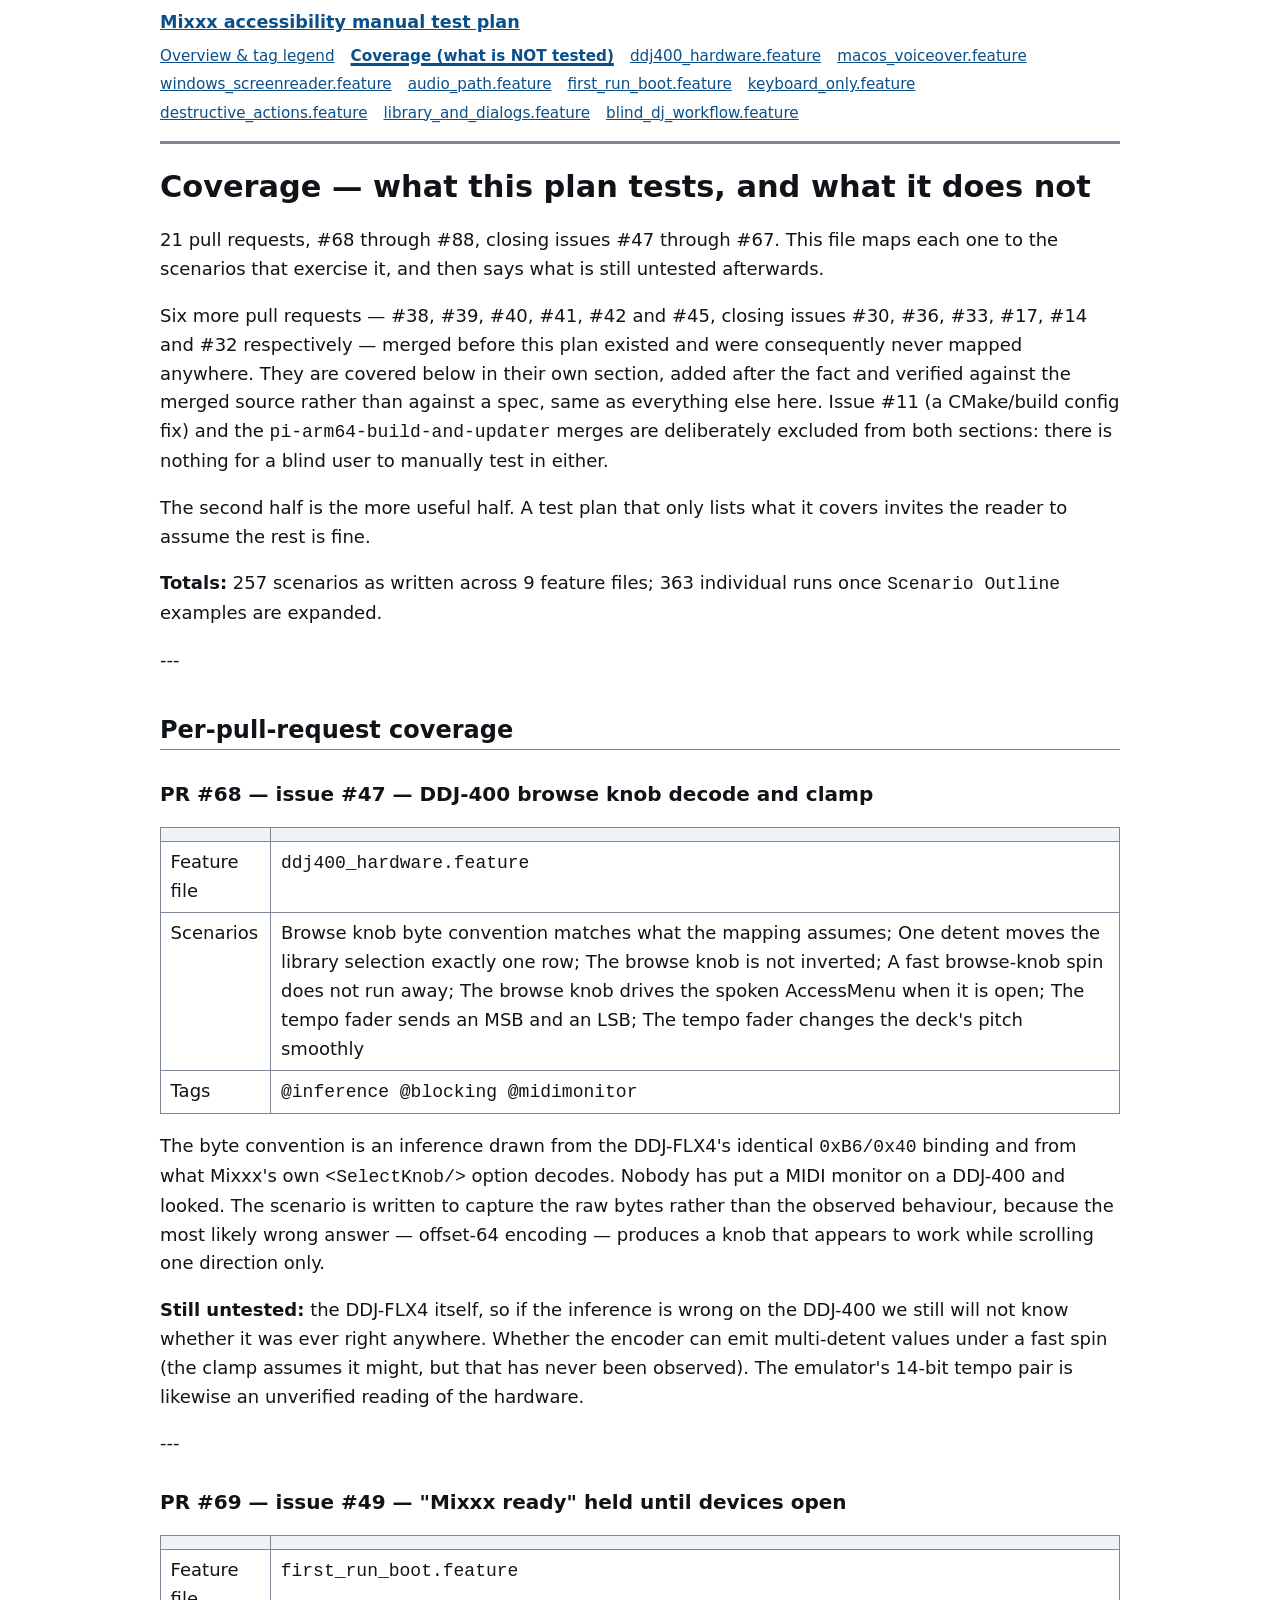
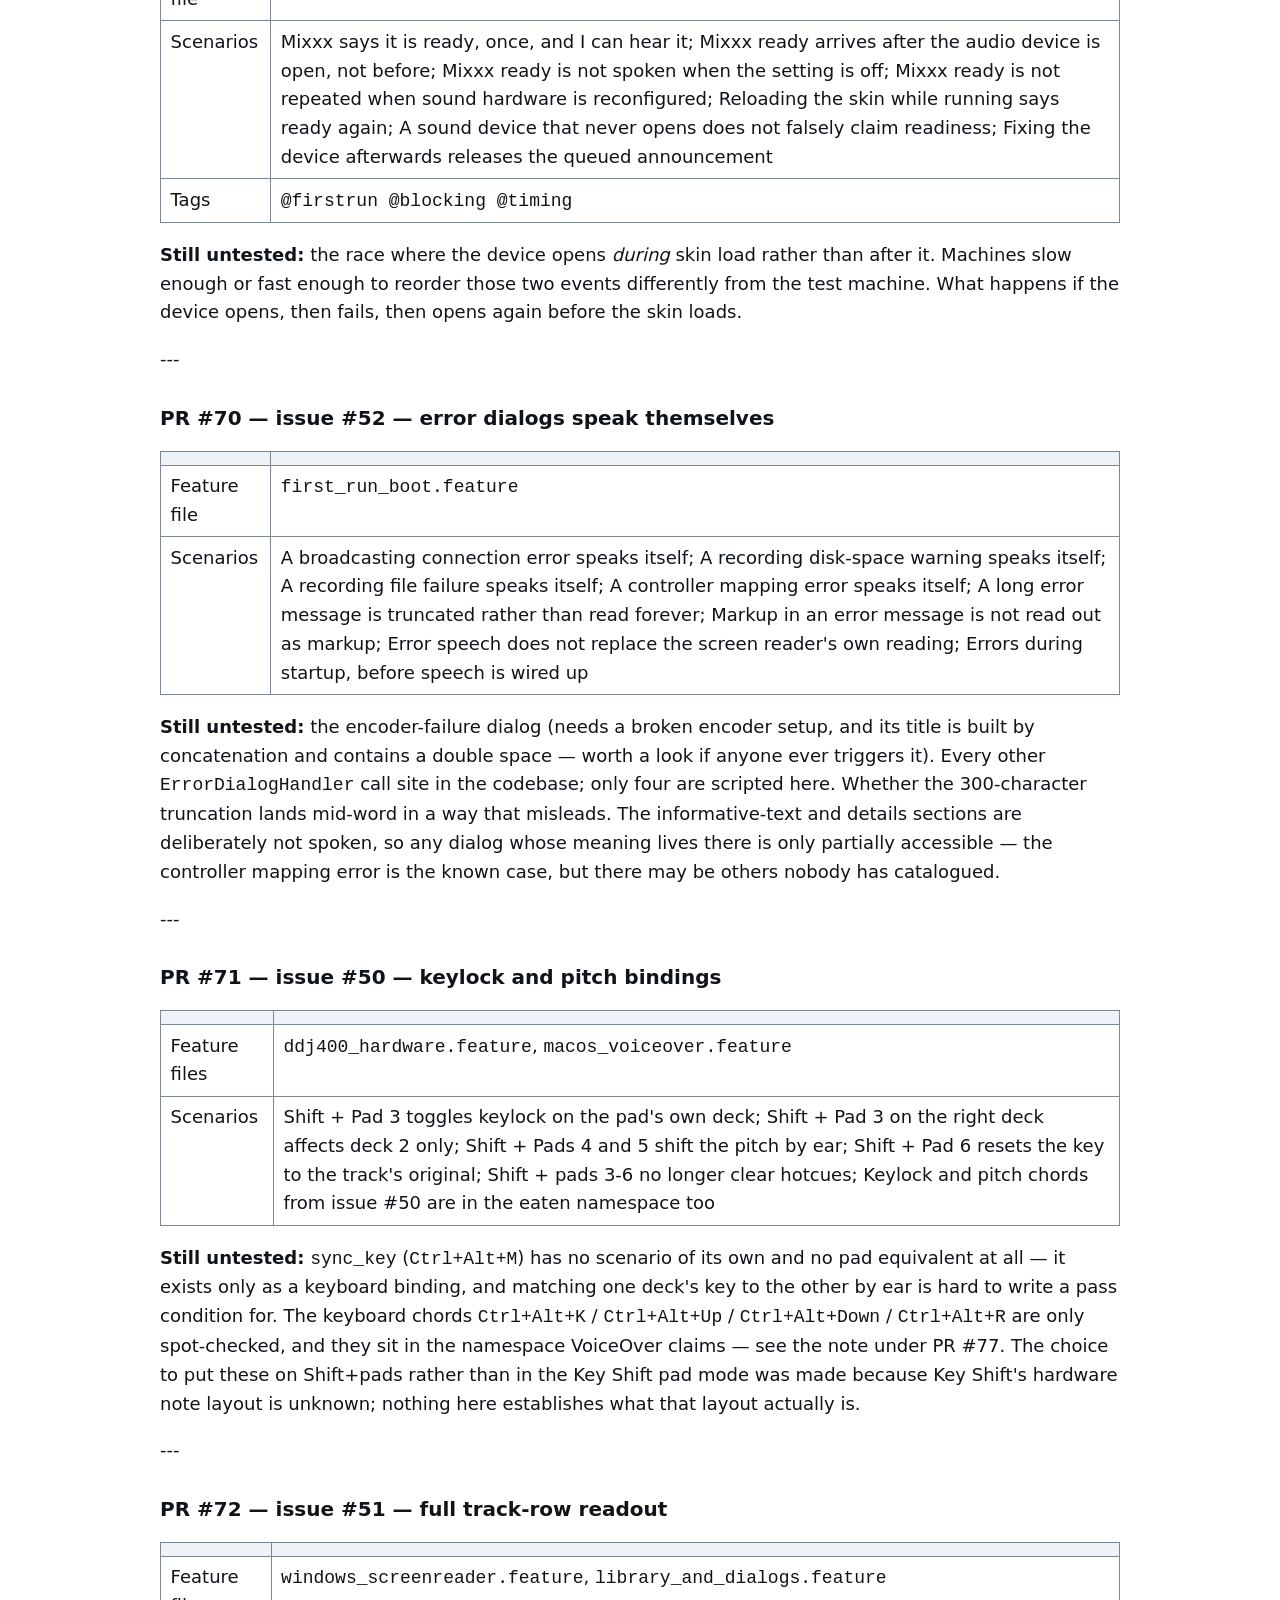
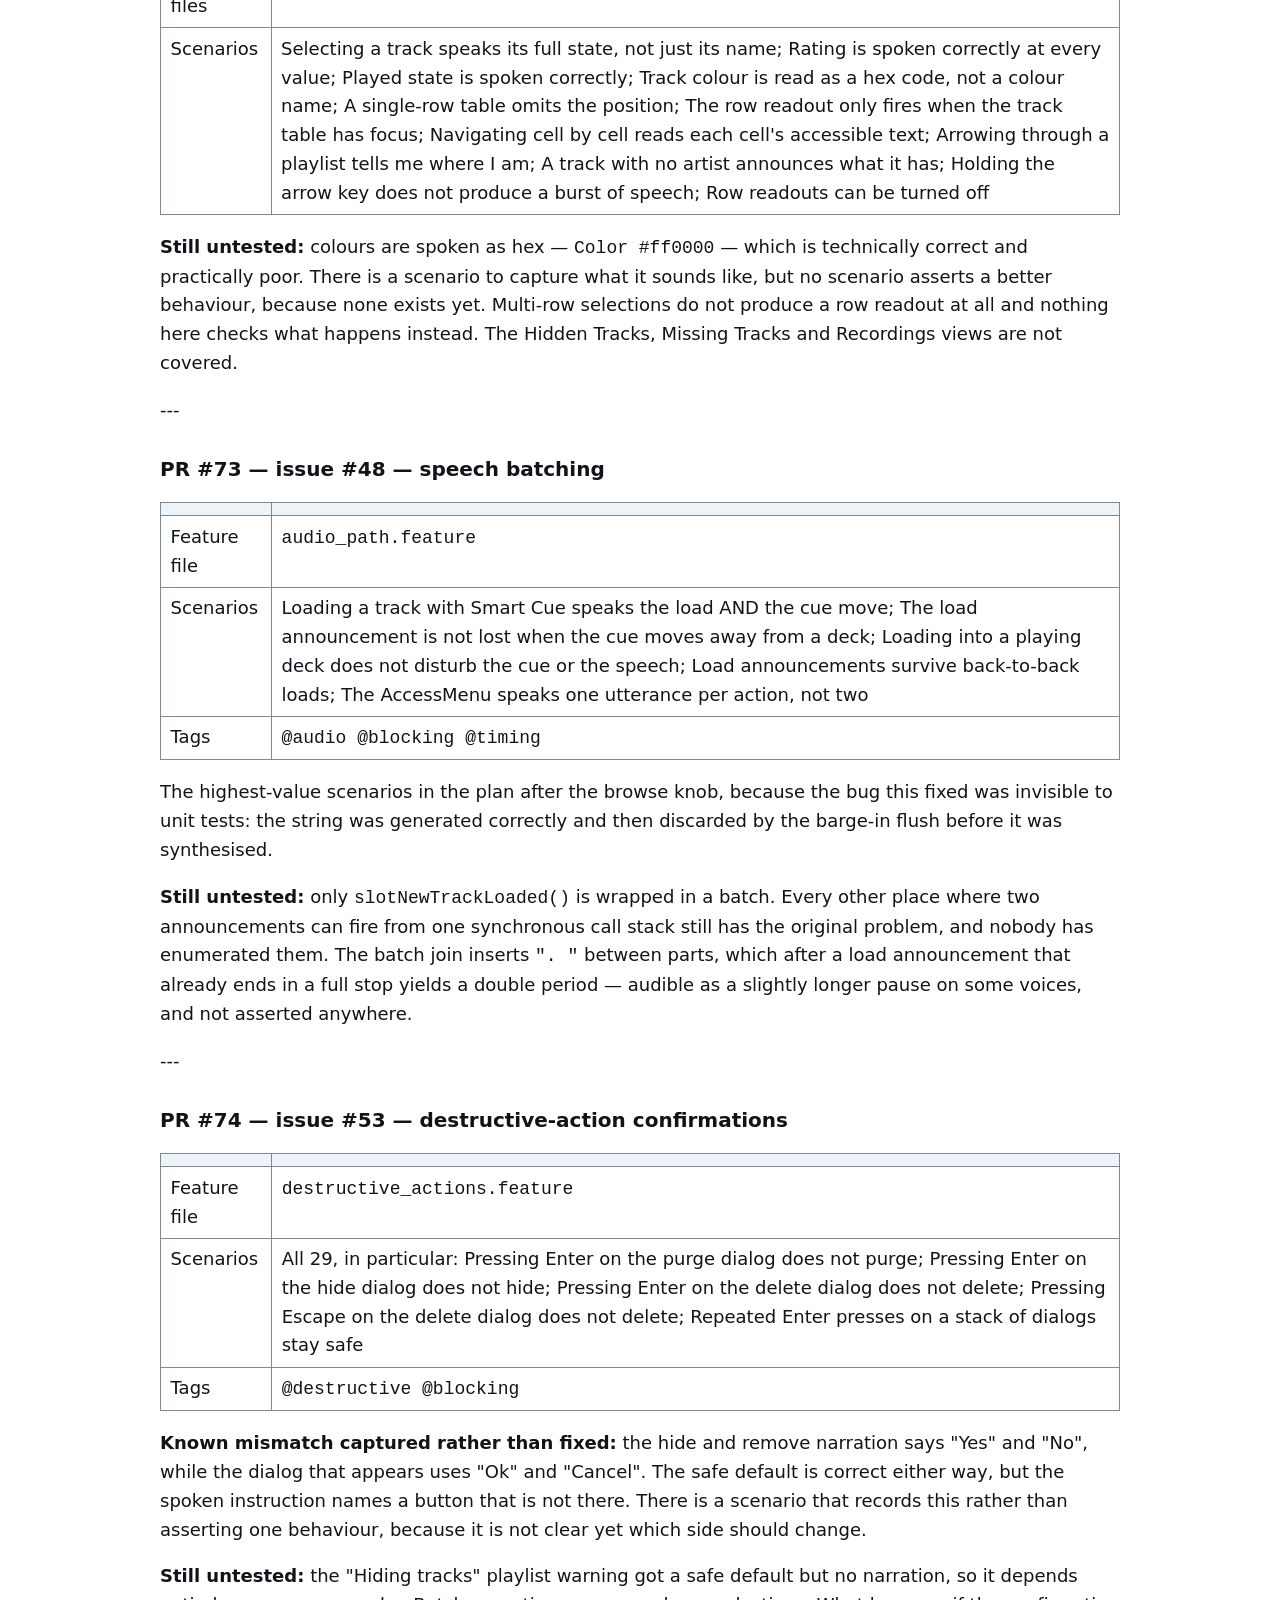
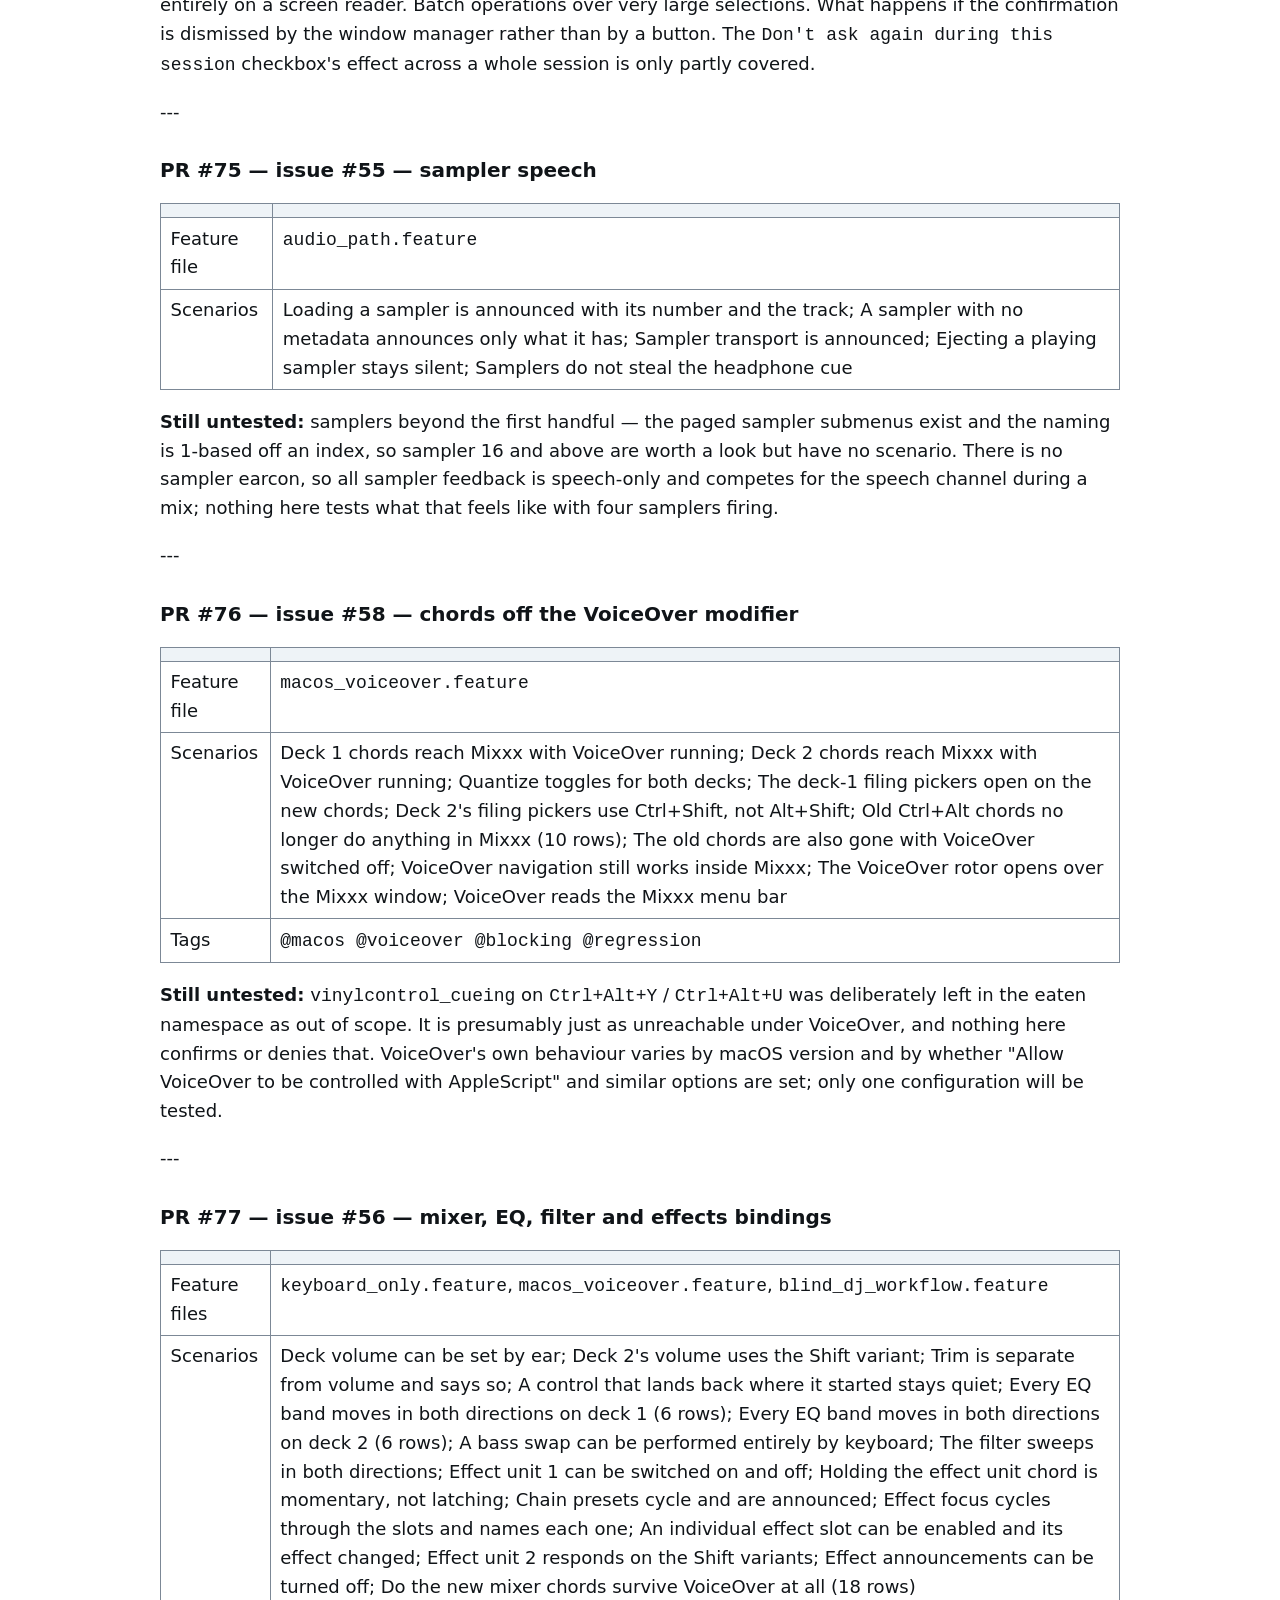
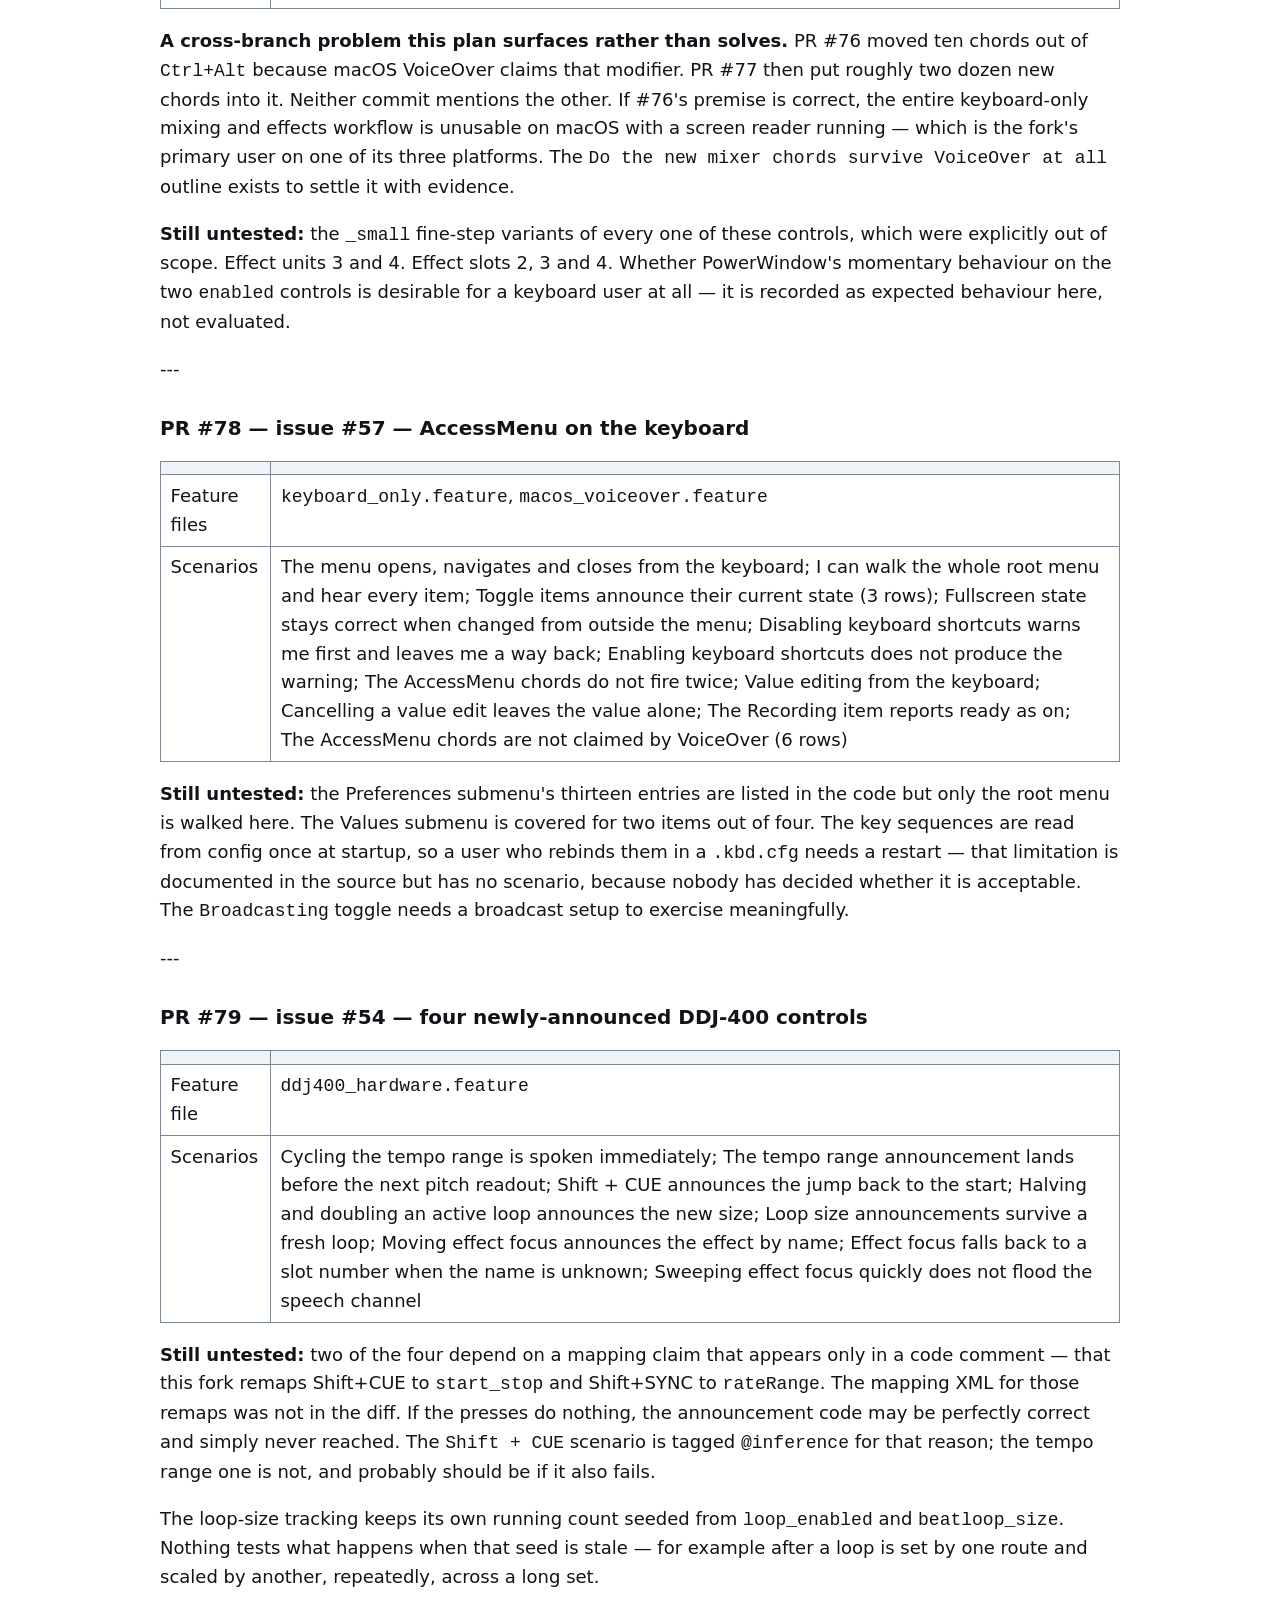
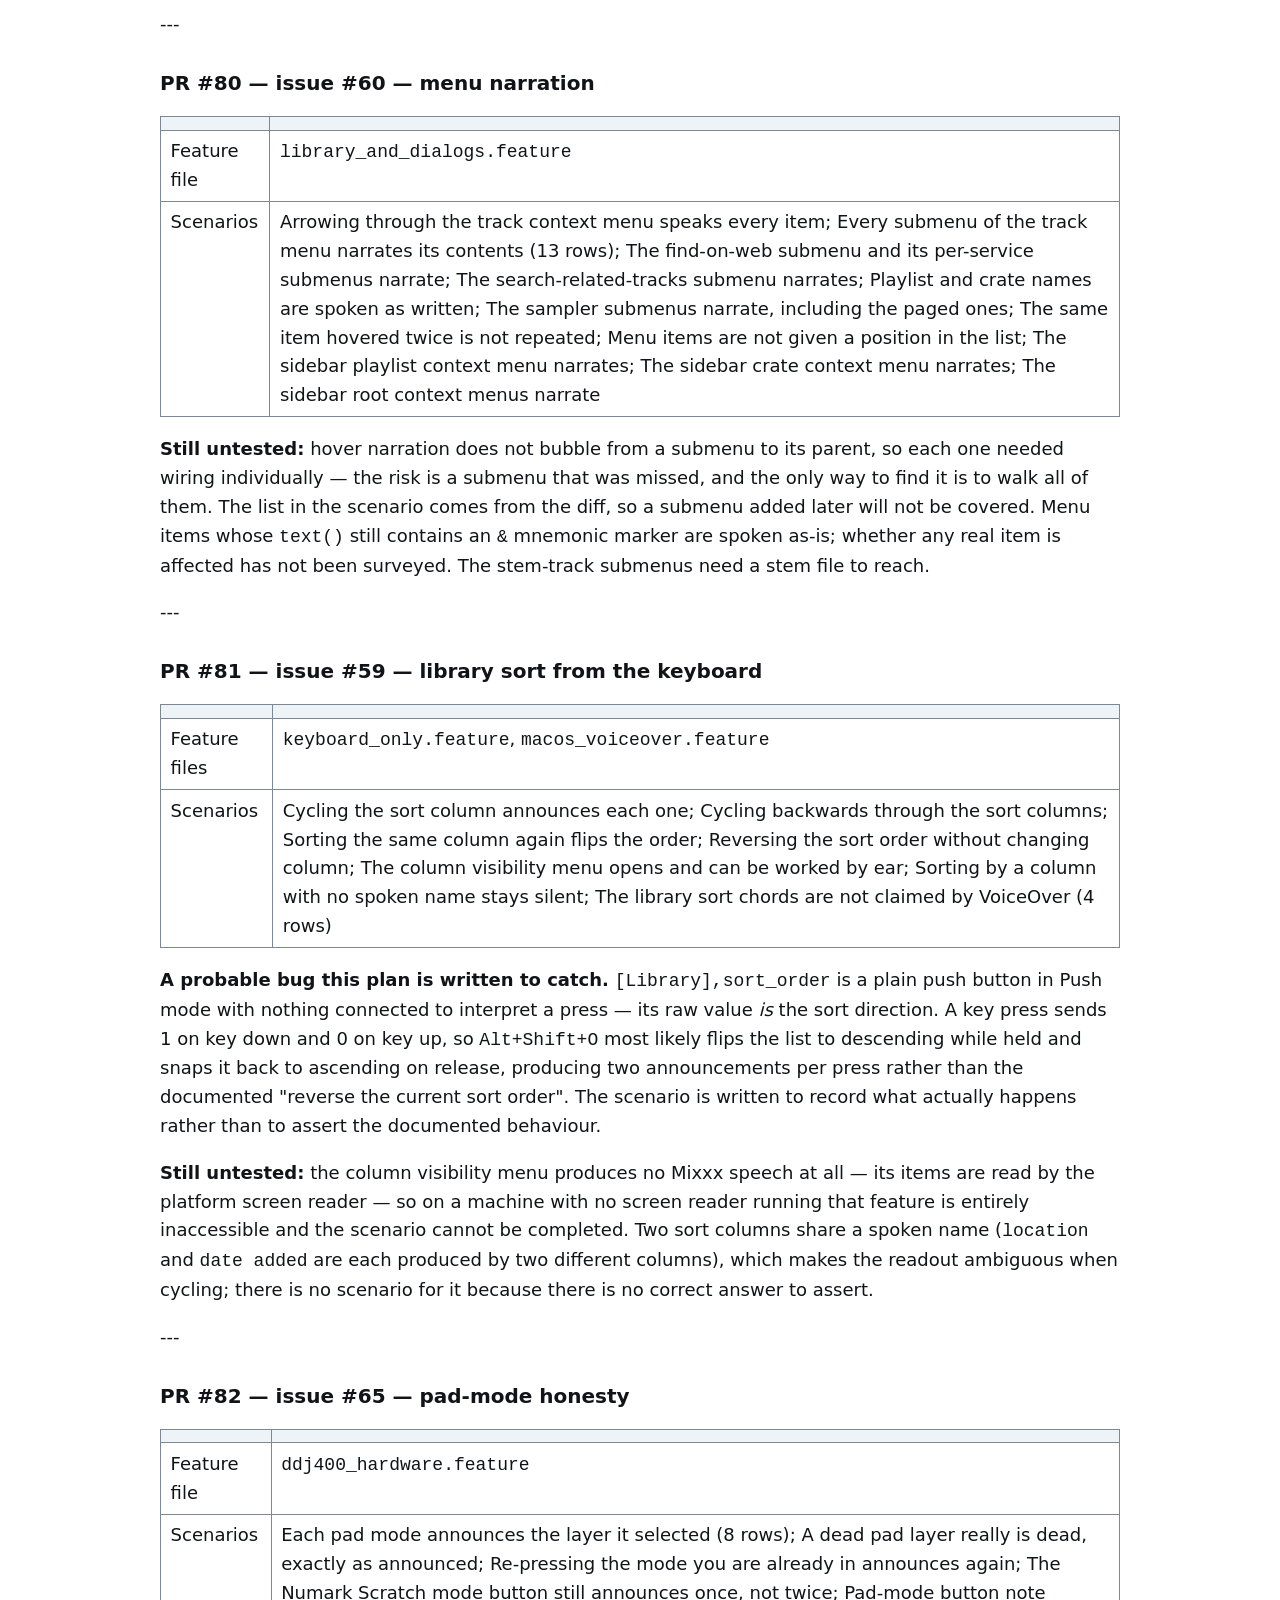
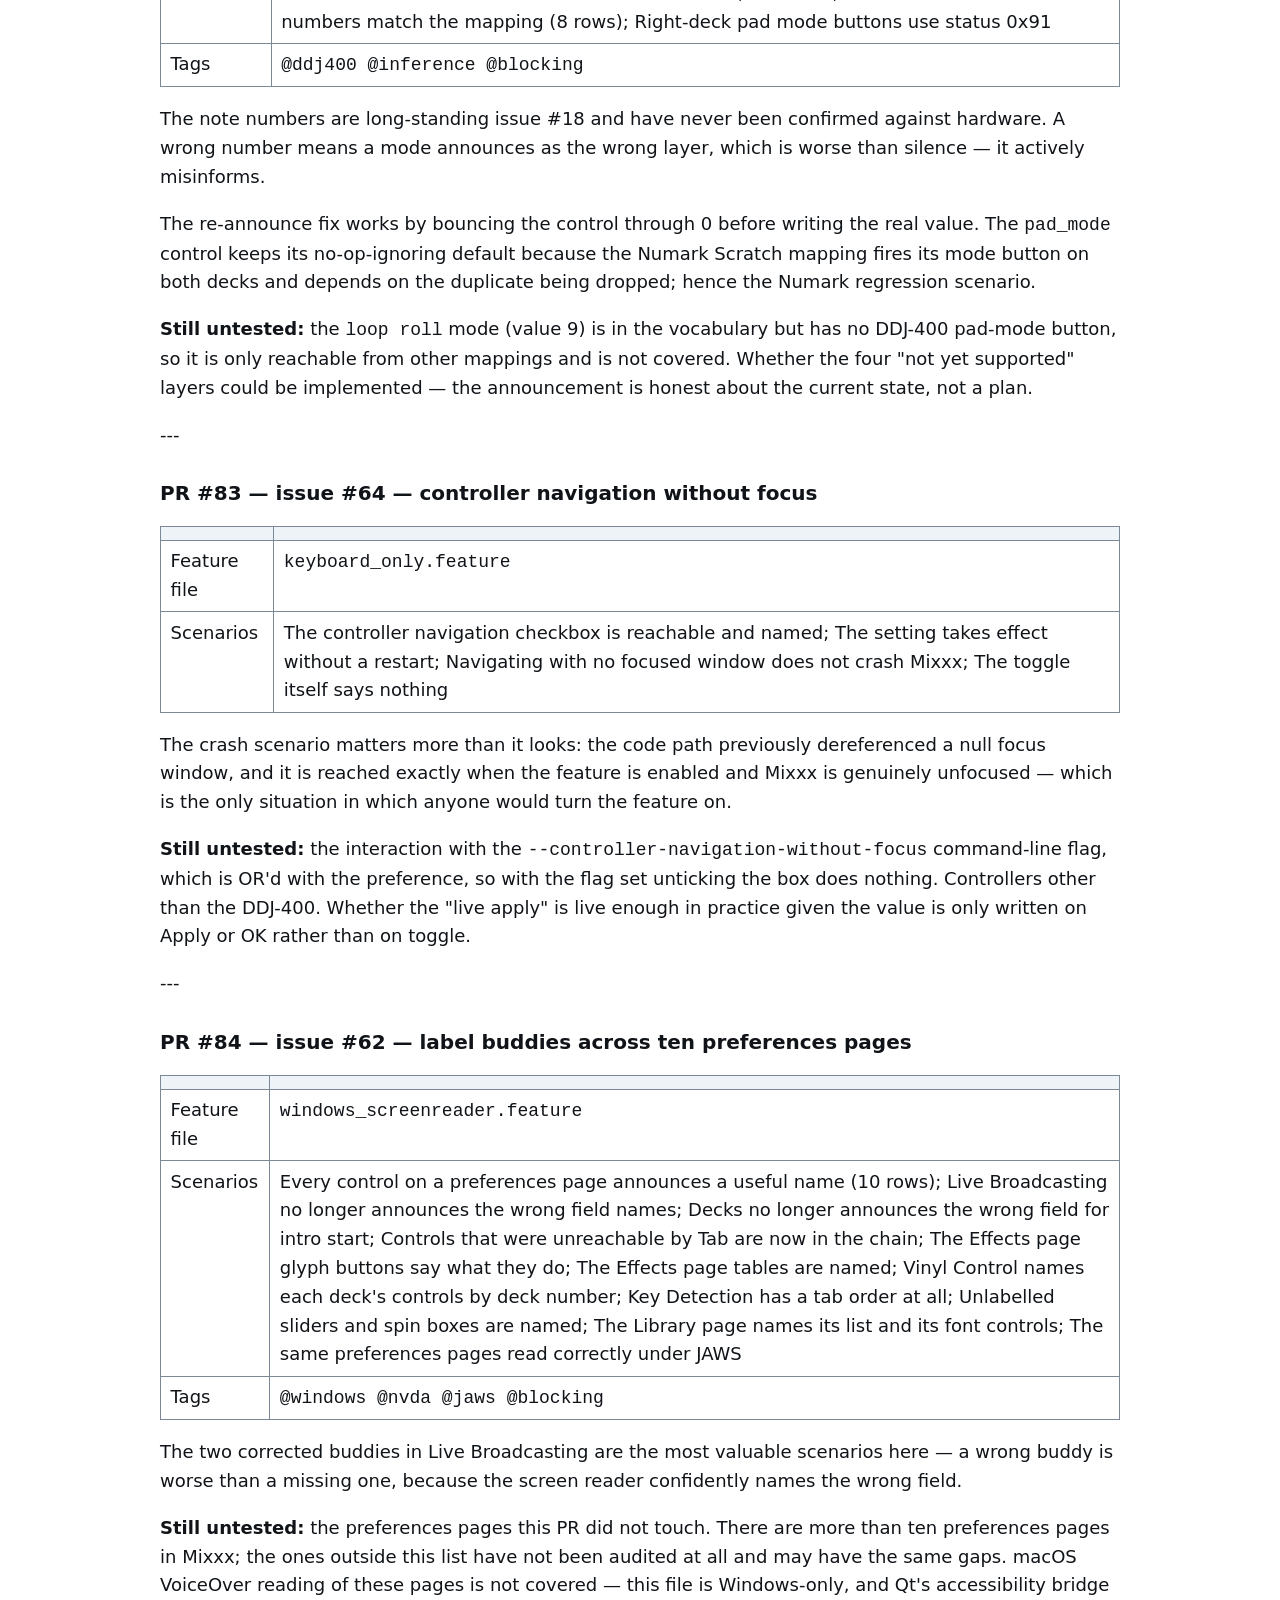
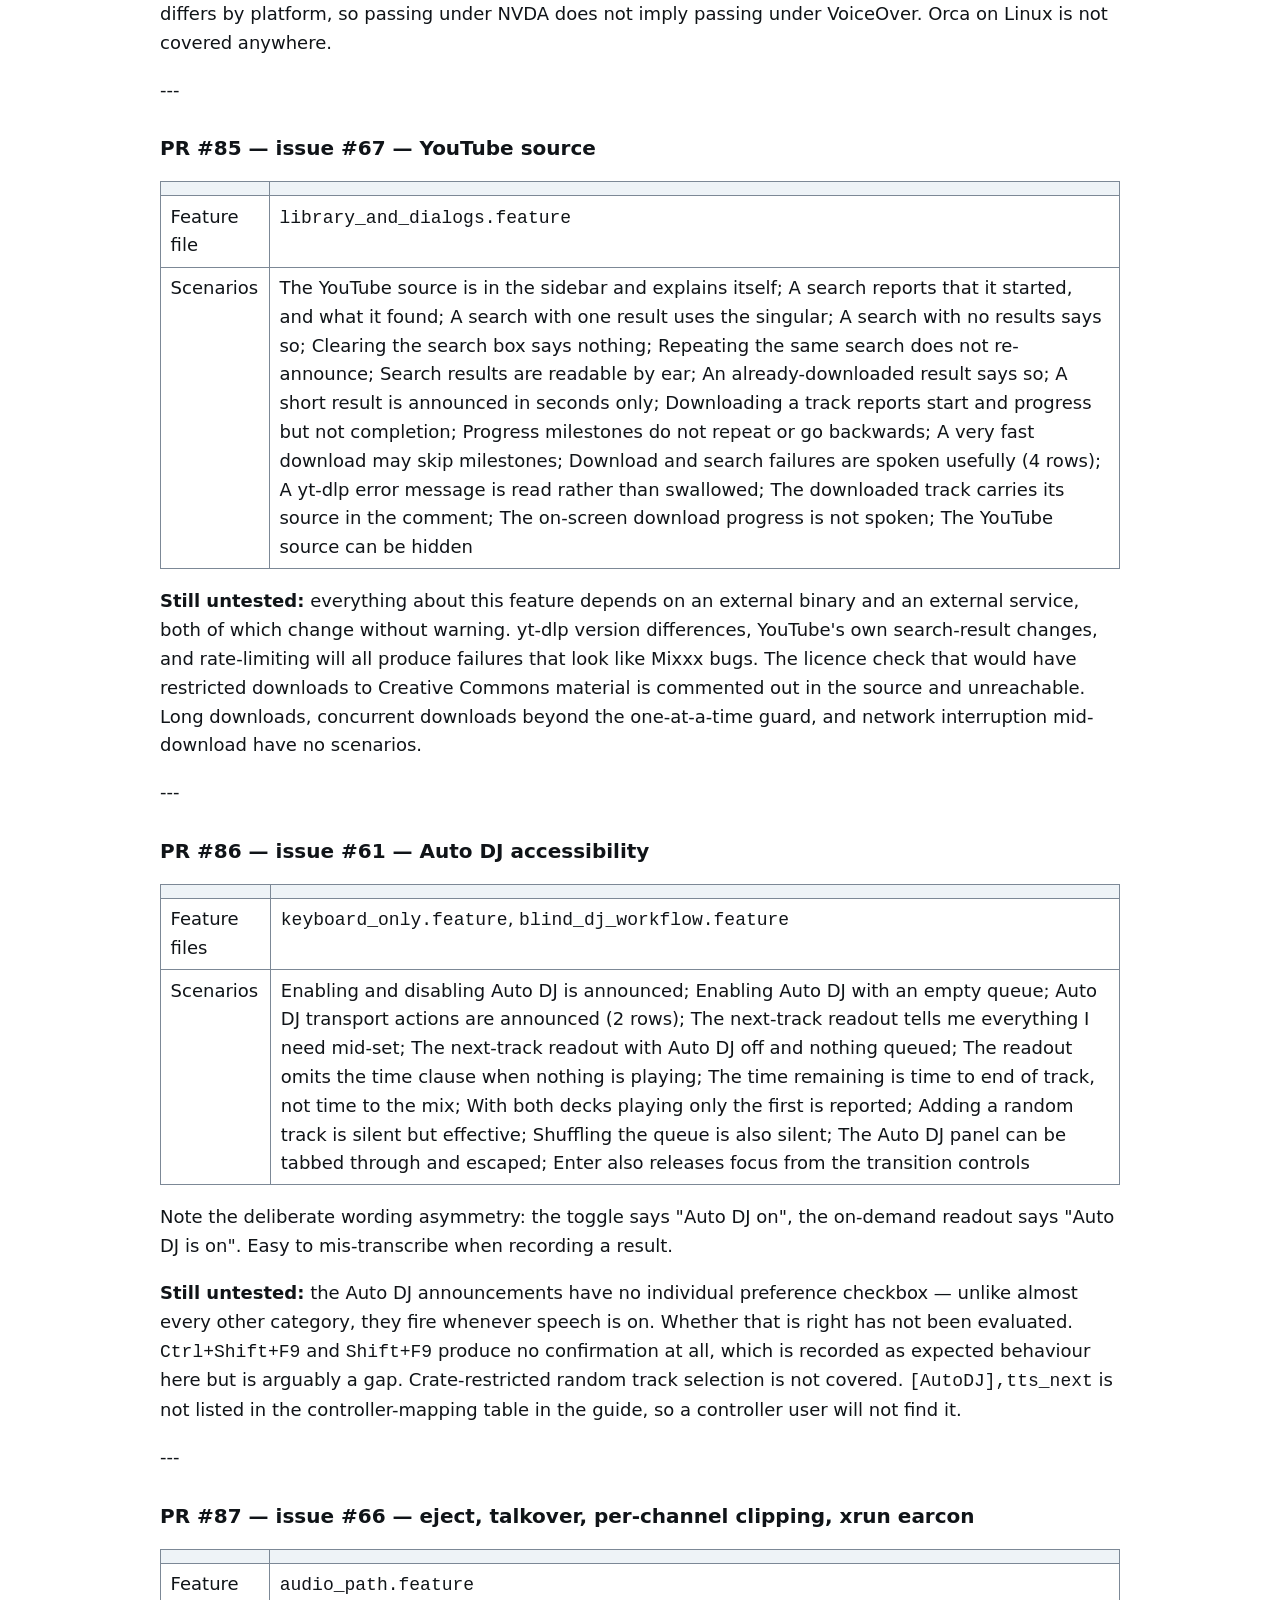
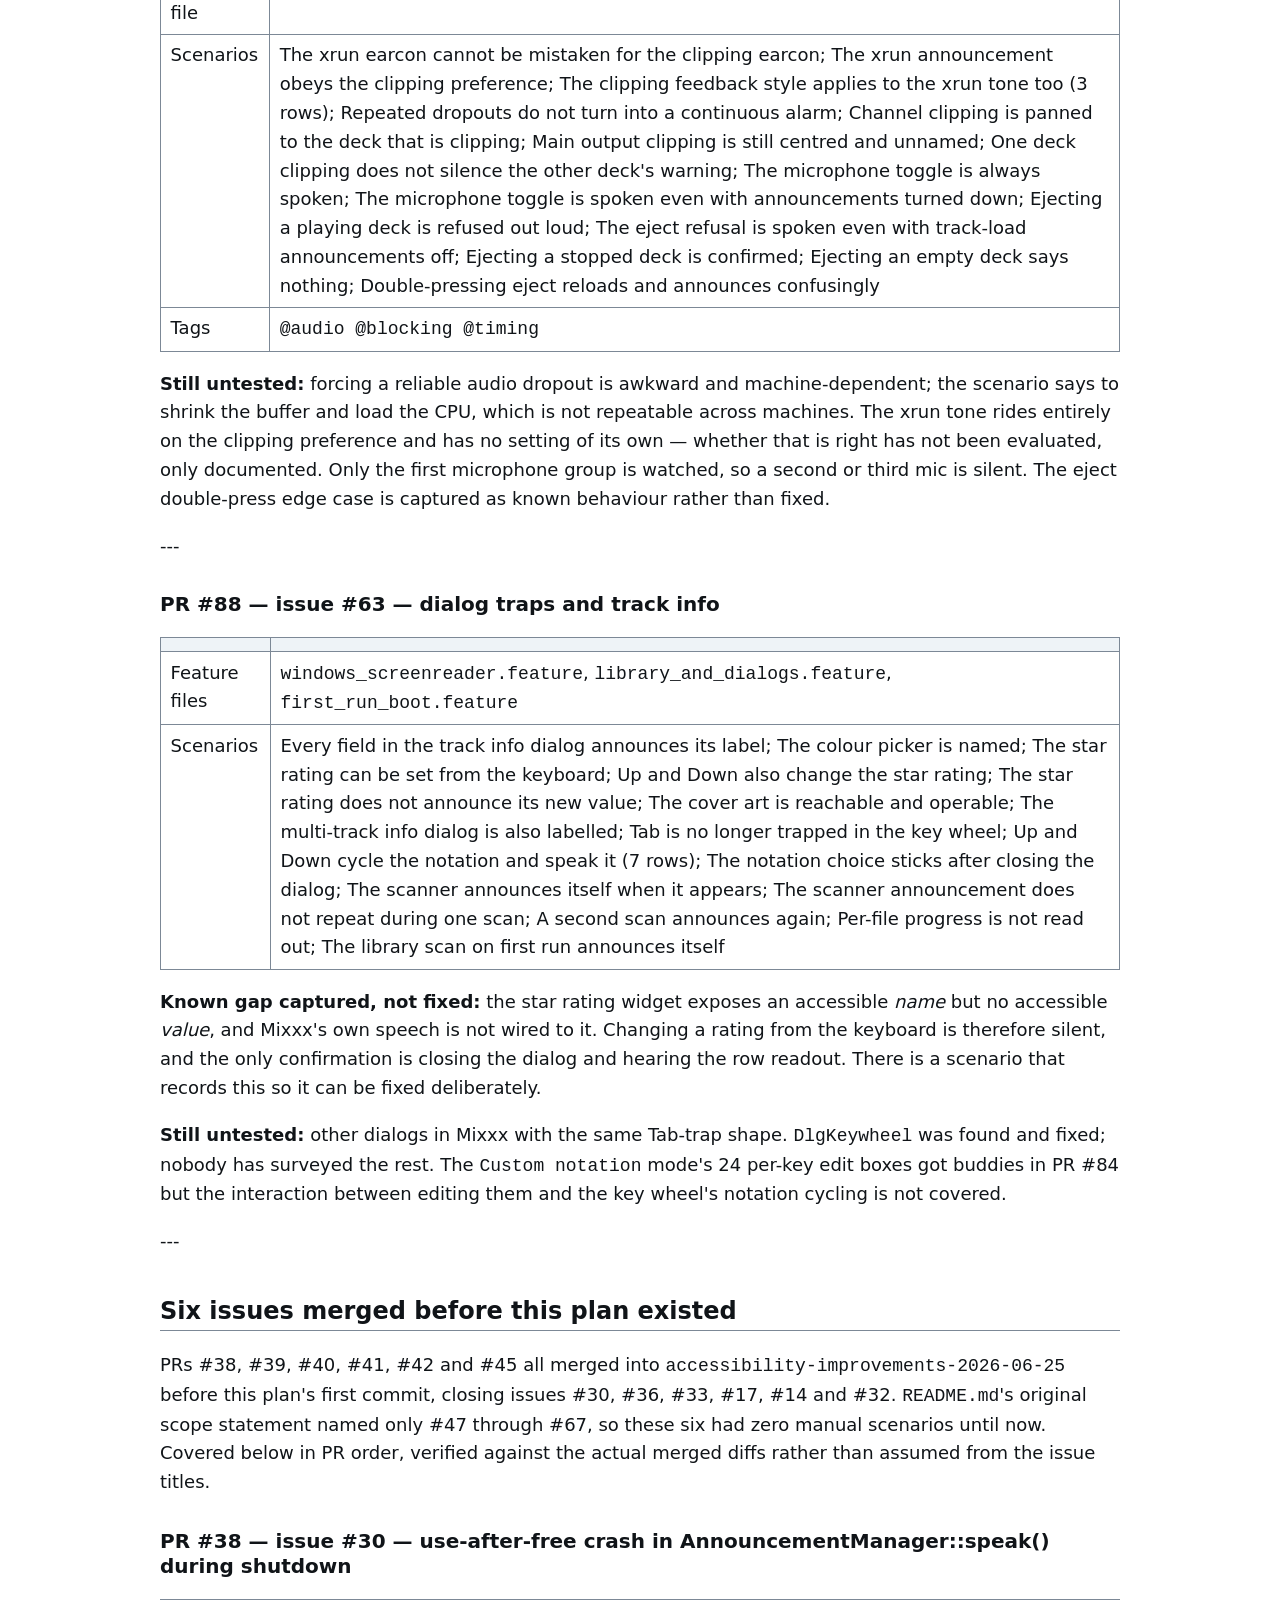
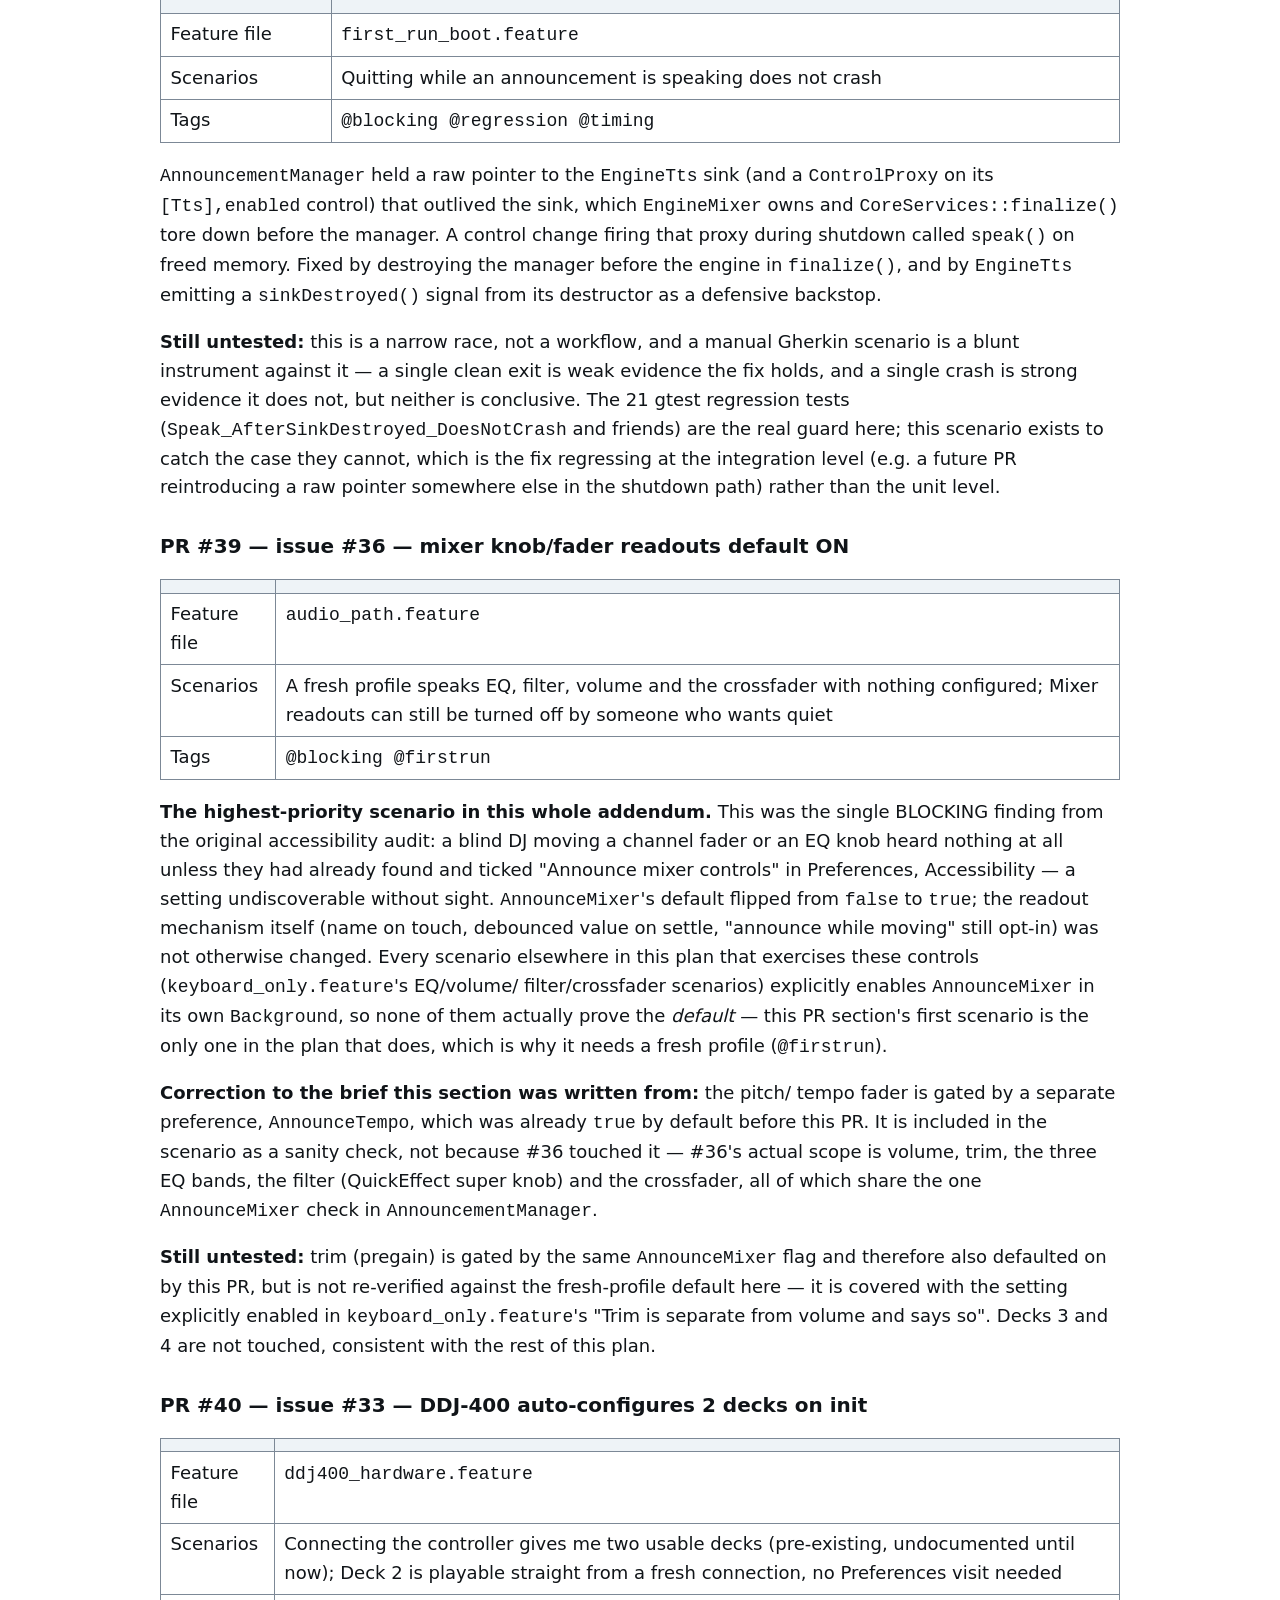
<file: features/html/coverage.html>
<!DOCTYPE html>
<html lang="en">
<head>
<meta charset="utf-8">
<meta name="viewport" content="width=device-width, initial-scale=1">
<title>Coverage — Mixxx accessibility test plan</title>
<link rel="stylesheet" href="style.css">

</head>
<body>
<a class="skip-link" href="#main">Skip to main content</a>
<header>
<p class="site-title"><a href="index.html">Mixxx accessibility manual test plan</a></p>
<nav aria-label='Test plan navigation'><ul><li><a href='index.html'>Overview &amp; tag legend</a></li><li><a href='coverage.html' aria-current='page'>Coverage (what is NOT tested)</a></li><li><a href='ddj400_hardware.html'>ddj400_hardware.feature</a></li><li><a href='macos_voiceover.html'>macos_voiceover.feature</a></li><li><a href='windows_screenreader.html'>windows_screenreader.feature</a></li><li><a href='audio_path.html'>audio_path.feature</a></li><li><a href='first_run_boot.html'>first_run_boot.feature</a></li><li><a href='keyboard_only.html'>keyboard_only.feature</a></li><li><a href='destructive_actions.html'>destructive_actions.feature</a></li><li><a href='library_and_dialogs.html'>library_and_dialogs.feature</a></li><li><a href='blind_dj_workflow.html'>blind_dj_workflow.feature</a></li></ul></nav>
</header>
<main id="main">
<h1 id='coverage-what-this-plan-tests-and-what-it-does-not'>Coverage — what this plan tests, and what it does not</h1>
<p>21 pull requests, #68 through #88, closing issues #47 through #67. This file maps each one to the scenarios that exercise it, and then says what is still untested afterwards.</p>
<p>Six more pull requests — #38, #39, #40, #41, #42 and #45, closing issues #30, #36, #33, #17, #14 and #32 respectively — merged before this plan existed and were consequently never mapped anywhere. They are covered below in their own section, added after the fact and verified against the merged source rather than against a spec, same as everything else here. Issue #11 (a CMake/build config fix) and the <code>pi-arm64-build-and-updater</code> merges are deliberately excluded from both sections: there is nothing for a blind user to manually test in either.</p>
<p>The second half is the more useful half. A test plan that only lists what it covers invites the reader to assume the rest is fine.</p>
<p><strong>Totals:</strong> 257 scenarios as written across 9 feature files; 363 individual runs once <code>Scenario Outline</code> examples are expanded.</p>
<p>---</p>
<h2 id='per-pull-request-coverage'>Per-pull-request coverage</h2>
<h3 id='pr-68-issue-47-ddj-400-browse-knob-decode-and-clamp'>PR #68 — issue #47 — DDJ-400 browse knob decode and clamp</h3>
<table class="md-table">
<thead><tr><th scope="col"></th><th scope="col"></th></tr></thead>
<tbody>
<tr><td>Feature file</td><td><code>ddj400_hardware.feature</code></td></tr>
<tr><td>Scenarios</td><td>Browse knob byte convention matches what the mapping assumes; One detent moves the library selection exactly one row; The browse knob is not inverted; A fast browse-knob spin does not run away; The browse knob drives the spoken AccessMenu when it is open; The tempo fader sends an MSB and an LSB; The tempo fader changes the deck's pitch smoothly</td></tr>
<tr><td>Tags</td><td><code>@inference @blocking @midimonitor</code></td></tr>
</tbody></table>
<p>The byte convention is an inference drawn from the DDJ-FLX4's identical <code>0xB6/0x40</code> binding and from what Mixxx's own <code>&lt;SelectKnob/&gt;</code> option decodes. Nobody has put a MIDI monitor on a DDJ-400 and looked. The scenario is written to capture the raw bytes rather than the observed behaviour, because the most likely wrong answer — offset-64 encoding — produces a knob that appears to work while scrolling one direction only.</p>
<p><strong>Still untested:</strong> the DDJ-FLX4 itself, so if the inference is wrong on the DDJ-400 we still will not know whether it was ever right anywhere. Whether the encoder can emit multi-detent values under a fast spin (the clamp assumes it might, but that has never been observed). The emulator's 14-bit tempo pair is likewise an unverified reading of the hardware.</p>
<p>---</p>
<h3 id='pr-69-issue-49-mixxx-ready-held-until-devices-open'>PR #69 — issue #49 — "Mixxx ready" held until devices open</h3>
<table class="md-table">
<thead><tr><th scope="col"></th><th scope="col"></th></tr></thead>
<tbody>
<tr><td>Feature file</td><td><code>first_run_boot.feature</code></td></tr>
<tr><td>Scenarios</td><td>Mixxx says it is ready, once, and I can hear it; Mixxx ready arrives after the audio device is open, not before; Mixxx ready is not spoken when the setting is off; Mixxx ready is not repeated when sound hardware is reconfigured; Reloading the skin while running says ready again; A sound device that never opens does not falsely claim readiness; Fixing the device afterwards releases the queued announcement</td></tr>
<tr><td>Tags</td><td><code>@firstrun @blocking @timing</code></td></tr>
</tbody></table>
<p><strong>Still untested:</strong> the race where the device opens <em>during</em> skin load rather than after it. Machines slow enough or fast enough to reorder those two events differently from the test machine. What happens if the device opens, then fails, then opens again before the skin loads.</p>
<p>---</p>
<h3 id='pr-70-issue-52-error-dialogs-speak-themselves'>PR #70 — issue #52 — error dialogs speak themselves</h3>
<table class="md-table">
<thead><tr><th scope="col"></th><th scope="col"></th></tr></thead>
<tbody>
<tr><td>Feature file</td><td><code>first_run_boot.feature</code></td></tr>
<tr><td>Scenarios</td><td>A broadcasting connection error speaks itself; A recording disk-space warning speaks itself; A recording file failure speaks itself; A controller mapping error speaks itself; A long error message is truncated rather than read forever; Markup in an error message is not read out as markup; Error speech does not replace the screen reader's own reading; Errors during startup, before speech is wired up</td></tr>
</tbody></table>
<p><strong>Still untested:</strong> the encoder-failure dialog (needs a broken encoder setup, and its title is built by concatenation and contains a double space — worth a look if anyone ever triggers it). Every other <code>ErrorDialogHandler</code> call site in the codebase; only four are scripted here. Whether the 300-character truncation lands mid-word in a way that misleads. The informative-text and details sections are deliberately not spoken, so any dialog whose meaning lives there is only partially accessible — the controller mapping error is the known case, but there may be others nobody has catalogued.</p>
<p>---</p>
<h3 id='pr-71-issue-50-keylock-and-pitch-bindings'>PR #71 — issue #50 — keylock and pitch bindings</h3>
<table class="md-table">
<thead><tr><th scope="col"></th><th scope="col"></th></tr></thead>
<tbody>
<tr><td>Feature files</td><td><code>ddj400_hardware.feature</code>, <code>macos_voiceover.feature</code></td></tr>
<tr><td>Scenarios</td><td>Shift + Pad 3 toggles keylock on the pad's own deck; Shift + Pad 3 on the right deck affects deck 2 only; Shift + Pads 4 and 5 shift the pitch by ear; Shift + Pad 6 resets the key to the track's original; Shift + pads 3-6 no longer clear hotcues; Keylock and pitch chords from issue #50 are in the eaten namespace too</td></tr>
</tbody></table>
<p><strong>Still untested:</strong> <code>sync_key</code> (<code>Ctrl+Alt+M</code>) has no scenario of its own and no pad equivalent at all — it exists only as a keyboard binding, and matching one deck's key to the other by ear is hard to write a pass condition for. The keyboard chords <code>Ctrl+Alt+K</code> / <code>Ctrl+Alt+Up</code> / <code>Ctrl+Alt+Down</code> / <code>Ctrl+Alt+R</code> are only spot-checked, and they sit in the namespace VoiceOver claims — see the note under PR #77. The choice to put these on Shift+pads rather than in the Key Shift pad mode was made because Key Shift's hardware note layout is unknown; nothing here establishes what that layout actually is.</p>
<p>---</p>
<h3 id='pr-72-issue-51-full-track-row-readout'>PR #72 — issue #51 — full track-row readout</h3>
<table class="md-table">
<thead><tr><th scope="col"></th><th scope="col"></th></tr></thead>
<tbody>
<tr><td>Feature files</td><td><code>windows_screenreader.feature</code>, <code>library_and_dialogs.feature</code></td></tr>
<tr><td>Scenarios</td><td>Selecting a track speaks its full state, not just its name; Rating is spoken correctly at every value; Played state is spoken correctly; Track colour is read as a hex code, not a colour name; A single-row table omits the position; The row readout only fires when the track table has focus; Navigating cell by cell reads each cell's accessible text; Arrowing through a playlist tells me where I am; A track with no artist announces what it has; Holding the arrow key does not produce a burst of speech; Row readouts can be turned off</td></tr>
</tbody></table>
<p><strong>Still untested:</strong> colours are spoken as hex — <code>Color #ff0000</code> — which is technically correct and practically poor. There is a scenario to capture what it sounds like, but no scenario asserts a better behaviour, because none exists yet. Multi-row selections do not produce a row readout at all and nothing here checks what happens instead. The Hidden Tracks, Missing Tracks and Recordings views are not covered.</p>
<p>---</p>
<h3 id='pr-73-issue-48-speech-batching'>PR #73 — issue #48 — speech batching</h3>
<table class="md-table">
<thead><tr><th scope="col"></th><th scope="col"></th></tr></thead>
<tbody>
<tr><td>Feature file</td><td><code>audio_path.feature</code></td></tr>
<tr><td>Scenarios</td><td>Loading a track with Smart Cue speaks the load AND the cue move; The load announcement is not lost when the cue moves away from a deck; Loading into a playing deck does not disturb the cue or the speech; Load announcements survive back-to-back loads; The AccessMenu speaks one utterance per action, not two</td></tr>
<tr><td>Tags</td><td><code>@audio @blocking @timing</code></td></tr>
</tbody></table>
<p>The highest-value scenarios in the plan after the browse knob, because the bug this fixed was invisible to unit tests: the string was generated correctly and then discarded by the barge-in flush before it was synthesised.</p>
<p><strong>Still untested:</strong> only <code>slotNewTrackLoaded()</code> is wrapped in a batch. Every other place where two announcements can fire from one synchronous call stack still has the original problem, and nobody has enumerated them. The batch join inserts <code>". "</code> between parts, which after a load announcement that already ends in a full stop yields a double period — audible as a slightly longer pause on some voices, and not asserted anywhere.</p>
<p>---</p>
<h3 id='pr-74-issue-53-destructive-action-confirmations'>PR #74 — issue #53 — destructive-action confirmations</h3>
<table class="md-table">
<thead><tr><th scope="col"></th><th scope="col"></th></tr></thead>
<tbody>
<tr><td>Feature file</td><td><code>destructive_actions.feature</code></td></tr>
<tr><td>Scenarios</td><td>All 29, in particular: Pressing Enter on the purge dialog does not purge; Pressing Enter on the hide dialog does not hide; Pressing Enter on the delete dialog does not delete; Pressing Escape on the delete dialog does not delete; Repeated Enter presses on a stack of dialogs stay safe</td></tr>
<tr><td>Tags</td><td><code>@destructive @blocking</code></td></tr>
</tbody></table>
<p><strong>Known mismatch captured rather than fixed:</strong> the hide and remove narration says "Yes" and "No", while the dialog that appears uses "Ok" and "Cancel". The safe default is correct either way, but the spoken instruction names a button that is not there. There is a scenario that records this rather than asserting one behaviour, because it is not clear yet which side should change.</p>
<p><strong>Still untested:</strong> the "Hiding tracks" playlist warning got a safe default but no narration, so it depends entirely on a screen reader. Batch operations over very large selections. What happens if the confirmation is dismissed by the window manager rather than by a button. The <code>Don't ask again during this session</code> checkbox's effect across a whole session is only partly covered.</p>
<p>---</p>
<h3 id='pr-75-issue-55-sampler-speech'>PR #75 — issue #55 — sampler speech</h3>
<table class="md-table">
<thead><tr><th scope="col"></th><th scope="col"></th></tr></thead>
<tbody>
<tr><td>Feature file</td><td><code>audio_path.feature</code></td></tr>
<tr><td>Scenarios</td><td>Loading a sampler is announced with its number and the track; A sampler with no metadata announces only what it has; Sampler transport is announced; Ejecting a playing sampler stays silent; Samplers do not steal the headphone cue</td></tr>
</tbody></table>
<p><strong>Still untested:</strong> samplers beyond the first handful — the paged sampler submenus exist and the naming is 1-based off an index, so sampler 16 and above are worth a look but have no scenario. There is no sampler earcon, so all sampler feedback is speech-only and competes for the speech channel during a mix; nothing here tests what that feels like with four samplers firing.</p>
<p>---</p>
<h3 id='pr-76-issue-58-chords-off-the-voiceover-modifier'>PR #76 — issue #58 — chords off the VoiceOver modifier</h3>
<table class="md-table">
<thead><tr><th scope="col"></th><th scope="col"></th></tr></thead>
<tbody>
<tr><td>Feature file</td><td><code>macos_voiceover.feature</code></td></tr>
<tr><td>Scenarios</td><td>Deck 1 chords reach Mixxx with VoiceOver running; Deck 2 chords reach Mixxx with VoiceOver running; Quantize toggles for both decks; The deck-1 filing pickers open on the new chords; Deck 2's filing pickers use Ctrl+Shift, not Alt+Shift; Old Ctrl+Alt chords no longer do anything in Mixxx (10 rows); The old chords are also gone with VoiceOver switched off; VoiceOver navigation still works inside Mixxx; The VoiceOver rotor opens over the Mixxx window; VoiceOver reads the Mixxx menu bar</td></tr>
<tr><td>Tags</td><td><code>@macos @voiceover @blocking @regression</code></td></tr>
</tbody></table>
<p><strong>Still untested:</strong> <code>vinylcontrol_cueing</code> on <code>Ctrl+Alt+Y</code> / <code>Ctrl+Alt+U</code> was deliberately left in the eaten namespace as out of scope. It is presumably just as unreachable under VoiceOver, and nothing here confirms or denies that. VoiceOver's own behaviour varies by macOS version and by whether "Allow VoiceOver to be controlled with AppleScript" and similar options are set; only one configuration will be tested.</p>
<p>---</p>
<h3 id='pr-77-issue-56-mixer-eq-filter-and-effects-bindings'>PR #77 — issue #56 — mixer, EQ, filter and effects bindings</h3>
<table class="md-table">
<thead><tr><th scope="col"></th><th scope="col"></th></tr></thead>
<tbody>
<tr><td>Feature files</td><td><code>keyboard_only.feature</code>, <code>macos_voiceover.feature</code>, <code>blind_dj_workflow.feature</code></td></tr>
<tr><td>Scenarios</td><td>Deck volume can be set by ear; Deck 2's volume uses the Shift variant; Trim is separate from volume and says so; A control that lands back where it started stays quiet; Every EQ band moves in both directions on deck 1 (6 rows); Every EQ band moves in both directions on deck 2 (6 rows); A bass swap can be performed entirely by keyboard; The filter sweeps in both directions; Effect unit 1 can be switched on and off; Holding the effect unit chord is momentary, not latching; Chain presets cycle and are announced; Effect focus cycles through the slots and names each one; An individual effect slot can be enabled and its effect changed; Effect unit 2 responds on the Shift variants; Effect announcements can be turned off; Do the new mixer chords survive VoiceOver at all (18 rows)</td></tr>
</tbody></table>
<p><strong>A cross-branch problem this plan surfaces rather than solves.</strong> PR #76 moved ten chords out of <code>Ctrl+Alt</code> because macOS VoiceOver claims that modifier. PR #77 then put roughly two dozen new chords into it. Neither commit mentions the other. If #76's premise is correct, the entire keyboard-only mixing and effects workflow is unusable on macOS with a screen reader running — which is the fork's primary user on one of its three platforms. The <code>Do the new mixer chords survive VoiceOver at all</code> outline exists to settle it with evidence.</p>
<p><strong>Still untested:</strong> the <code>_small</code> fine-step variants of every one of these controls, which were explicitly out of scope. Effect units 3 and 4. Effect slots 2, 3 and 4. Whether PowerWindow's momentary behaviour on the two <code>enabled</code> controls is desirable for a keyboard user at all — it is recorded as expected behaviour here, not evaluated.</p>
<p>---</p>
<h3 id='pr-78-issue-57-accessmenu-on-the-keyboard'>PR #78 — issue #57 — AccessMenu on the keyboard</h3>
<table class="md-table">
<thead><tr><th scope="col"></th><th scope="col"></th></tr></thead>
<tbody>
<tr><td>Feature files</td><td><code>keyboard_only.feature</code>, <code>macos_voiceover.feature</code></td></tr>
<tr><td>Scenarios</td><td>The menu opens, navigates and closes from the keyboard; I can walk the whole root menu and hear every item; Toggle items announce their current state (3 rows); Fullscreen state stays correct when changed from outside the menu; Disabling keyboard shortcuts warns me first and leaves me a way back; Enabling keyboard shortcuts does not produce the warning; The AccessMenu chords do not fire twice; Value editing from the keyboard; Cancelling a value edit leaves the value alone; The Recording item reports ready as on; The AccessMenu chords are not claimed by VoiceOver (6 rows)</td></tr>
</tbody></table>
<p><strong>Still untested:</strong> the Preferences submenu's thirteen entries are listed in the code but only the root menu is walked here. The Values submenu is covered for two items out of four. The key sequences are read from config once at startup, so a user who rebinds them in a <code>.kbd.cfg</code> needs a restart — that limitation is documented in the source but has no scenario, because nobody has decided whether it is acceptable. The <code>Broadcasting</code> toggle needs a broadcast setup to exercise meaningfully.</p>
<p>---</p>
<h3 id='pr-79-issue-54-four-newly-announced-ddj-400-controls'>PR #79 — issue #54 — four newly-announced DDJ-400 controls</h3>
<table class="md-table">
<thead><tr><th scope="col"></th><th scope="col"></th></tr></thead>
<tbody>
<tr><td>Feature file</td><td><code>ddj400_hardware.feature</code></td></tr>
<tr><td>Scenarios</td><td>Cycling the tempo range is spoken immediately; The tempo range announcement lands before the next pitch readout; Shift + CUE announces the jump back to the start; Halving and doubling an active loop announces the new size; Loop size announcements survive a fresh loop; Moving effect focus announces the effect by name; Effect focus falls back to a slot number when the name is unknown; Sweeping effect focus quickly does not flood the speech channel</td></tr>
</tbody></table>
<p><strong>Still untested:</strong> two of the four depend on a mapping claim that appears only in a code comment — that this fork remaps Shift+CUE to <code>start_stop</code> and Shift+SYNC to <code>rateRange</code>. The mapping XML for those remaps was not in the diff. If the presses do nothing, the announcement code may be perfectly correct and simply never reached. The <code>Shift + CUE</code> scenario is tagged <code>@inference</code> for that reason; the tempo range one is not, and probably should be if it also fails.</p>
<p>The loop-size tracking keeps its own running count seeded from <code>loop_enabled</code> and <code>beatloop_size</code>. Nothing tests what happens when that seed is stale — for example after a loop is set by one route and scaled by another, repeatedly, across a long set.</p>
<p>---</p>
<h3 id='pr-80-issue-60-menu-narration'>PR #80 — issue #60 — menu narration</h3>
<table class="md-table">
<thead><tr><th scope="col"></th><th scope="col"></th></tr></thead>
<tbody>
<tr><td>Feature file</td><td><code>library_and_dialogs.feature</code></td></tr>
<tr><td>Scenarios</td><td>Arrowing through the track context menu speaks every item; Every submenu of the track menu narrates its contents (13 rows); The find-on-web submenu and its per-service submenus narrate; The search-related-tracks submenu narrates; Playlist and crate names are spoken as written; The sampler submenus narrate, including the paged ones; The same item hovered twice is not repeated; Menu items are not given a position in the list; The sidebar playlist context menu narrates; The sidebar crate context menu narrates; The sidebar root context menus narrate</td></tr>
</tbody></table>
<p><strong>Still untested:</strong> hover narration does not bubble from a submenu to its parent, so each one needed wiring individually — the risk is a submenu that was missed, and the only way to find it is to walk all of them. The list in the scenario comes from the diff, so a submenu added later will not be covered. Menu items whose <code>text()</code> still contains an <code>&amp;</code> mnemonic marker are spoken as-is; whether any real item is affected has not been surveyed. The stem-track submenus need a stem file to reach.</p>
<p>---</p>
<h3 id='pr-81-issue-59-library-sort-from-the-keyboard'>PR #81 — issue #59 — library sort from the keyboard</h3>
<table class="md-table">
<thead><tr><th scope="col"></th><th scope="col"></th></tr></thead>
<tbody>
<tr><td>Feature files</td><td><code>keyboard_only.feature</code>, <code>macos_voiceover.feature</code></td></tr>
<tr><td>Scenarios</td><td>Cycling the sort column announces each one; Cycling backwards through the sort columns; Sorting the same column again flips the order; Reversing the sort order without changing column; The column visibility menu opens and can be worked by ear; Sorting by a column with no spoken name stays silent; The library sort chords are not claimed by VoiceOver (4 rows)</td></tr>
</tbody></table>
<p><strong>A probable bug this plan is written to catch.</strong> <code>[Library],sort_order</code> is a plain push button in Push mode with nothing connected to interpret a press — its raw value <em>is</em> the sort direction. A key press sends 1 on key down and 0 on key up, so <code>Alt+Shift+O</code> most likely flips the list to descending while held and snaps it back to ascending on release, producing two announcements per press rather than the documented "reverse the current sort order". The scenario is written to record what actually happens rather than to assert the documented behaviour.</p>
<p><strong>Still untested:</strong> the column visibility menu produces no Mixxx speech at all — its items are read by the platform screen reader — so on a machine with no screen reader running that feature is entirely inaccessible and the scenario cannot be completed. Two sort columns share a spoken name (<code>location</code> and <code>date added</code> are each produced by two different columns), which makes the readout ambiguous when cycling; there is no scenario for it because there is no correct answer to assert.</p>
<p>---</p>
<h3 id='pr-82-issue-65-pad-mode-honesty'>PR #82 — issue #65 — pad-mode honesty</h3>
<table class="md-table">
<thead><tr><th scope="col"></th><th scope="col"></th></tr></thead>
<tbody>
<tr><td>Feature file</td><td><code>ddj400_hardware.feature</code></td></tr>
<tr><td>Scenarios</td><td>Each pad mode announces the layer it selected (8 rows); A dead pad layer really is dead, exactly as announced; Re-pressing the mode you are already in announces again; The Numark Scratch mode button still announces once, not twice; Pad-mode button note numbers match the mapping (8 rows); Right-deck pad mode buttons use status 0x91</td></tr>
<tr><td>Tags</td><td><code>@ddj400 @inference @blocking</code></td></tr>
</tbody></table>
<p>The note numbers are long-standing issue #18 and have never been confirmed against hardware. A wrong number means a mode announces as the wrong layer, which is worse than silence — it actively misinforms.</p>
<p>The re-announce fix works by bouncing the control through 0 before writing the real value. The <code>pad_mode</code> control keeps its no-op-ignoring default because the Numark Scratch mapping fires its mode button on both decks and depends on the duplicate being dropped; hence the Numark regression scenario.</p>
<p><strong>Still untested:</strong> the <code>loop roll</code> mode (value 9) is in the vocabulary but has no DDJ-400 pad-mode button, so it is only reachable from other mappings and is not covered. Whether the four "not yet supported" layers could be implemented — the announcement is honest about the current state, not a plan.</p>
<p>---</p>
<h3 id='pr-83-issue-64-controller-navigation-without-focus'>PR #83 — issue #64 — controller navigation without focus</h3>
<table class="md-table">
<thead><tr><th scope="col"></th><th scope="col"></th></tr></thead>
<tbody>
<tr><td>Feature file</td><td><code>keyboard_only.feature</code></td></tr>
<tr><td>Scenarios</td><td>The controller navigation checkbox is reachable and named; The setting takes effect without a restart; Navigating with no focused window does not crash Mixxx; The toggle itself says nothing</td></tr>
</tbody></table>
<p>The crash scenario matters more than it looks: the code path previously dereferenced a null focus window, and it is reached exactly when the feature is enabled and Mixxx is genuinely unfocused — which is the only situation in which anyone would turn the feature on.</p>
<p><strong>Still untested:</strong> the interaction with the <code>--controller-navigation-without-focus</code> command-line flag, which is OR'd with the preference, so with the flag set unticking the box does nothing. Controllers other than the DDJ-400. Whether the "live apply" is live enough in practice given the value is only written on Apply or OK rather than on toggle.</p>
<p>---</p>
<h3 id='pr-84-issue-62-label-buddies-across-ten-preferences-pages'>PR #84 — issue #62 — label buddies across ten preferences pages</h3>
<table class="md-table">
<thead><tr><th scope="col"></th><th scope="col"></th></tr></thead>
<tbody>
<tr><td>Feature file</td><td><code>windows_screenreader.feature</code></td></tr>
<tr><td>Scenarios</td><td>Every control on a preferences page announces a useful name (10 rows); Live Broadcasting no longer announces the wrong field names; Decks no longer announces the wrong field for intro start; Controls that were unreachable by Tab are now in the chain; The Effects page glyph buttons say what they do; The Effects page tables are named; Vinyl Control names each deck's controls by deck number; Key Detection has a tab order at all; Unlabelled sliders and spin boxes are named; The Library page names its list and its font controls; The same preferences pages read correctly under JAWS</td></tr>
<tr><td>Tags</td><td><code>@windows @nvda @jaws @blocking</code></td></tr>
</tbody></table>
<p>The two corrected buddies in Live Broadcasting are the most valuable scenarios here — a wrong buddy is worse than a missing one, because the screen reader confidently names the wrong field.</p>
<p><strong>Still untested:</strong> the preferences pages this PR did not touch. There are more than ten preferences pages in Mixxx; the ones outside this list have not been audited at all and may have the same gaps. macOS VoiceOver reading of these pages is not covered — this file is Windows-only, and Qt's accessibility bridge differs by platform, so passing under NVDA does not imply passing under VoiceOver. Orca on Linux is not covered anywhere.</p>
<p>---</p>
<h3 id='pr-85-issue-67-youtube-source'>PR #85 — issue #67 — YouTube source</h3>
<table class="md-table">
<thead><tr><th scope="col"></th><th scope="col"></th></tr></thead>
<tbody>
<tr><td>Feature file</td><td><code>library_and_dialogs.feature</code></td></tr>
<tr><td>Scenarios</td><td>The YouTube source is in the sidebar and explains itself; A search reports that it started, and what it found; A search with one result uses the singular; A search with no results says so; Clearing the search box says nothing; Repeating the same search does not re-announce; Search results are readable by ear; An already-downloaded result says so; A short result is announced in seconds only; Downloading a track reports start and progress but not completion; Progress milestones do not repeat or go backwards; A very fast download may skip milestones; Download and search failures are spoken usefully (4 rows); A yt-dlp error message is read rather than swallowed; The downloaded track carries its source in the comment; The on-screen download progress is not spoken; The YouTube source can be hidden</td></tr>
</tbody></table>
<p><strong>Still untested:</strong> everything about this feature depends on an external binary and an external service, both of which change without warning. yt-dlp version differences, YouTube's own search-result changes, and rate-limiting will all produce failures that look like Mixxx bugs. The licence check that would have restricted downloads to Creative Commons material is commented out in the source and unreachable. Long downloads, concurrent downloads beyond the one-at-a-time guard, and network interruption mid-download have no scenarios.</p>
<p>---</p>
<h3 id='pr-86-issue-61-auto-dj-accessibility'>PR #86 — issue #61 — Auto DJ accessibility</h3>
<table class="md-table">
<thead><tr><th scope="col"></th><th scope="col"></th></tr></thead>
<tbody>
<tr><td>Feature files</td><td><code>keyboard_only.feature</code>, <code>blind_dj_workflow.feature</code></td></tr>
<tr><td>Scenarios</td><td>Enabling and disabling Auto DJ is announced; Enabling Auto DJ with an empty queue; Auto DJ transport actions are announced (2 rows); The next-track readout tells me everything I need mid-set; The next-track readout with Auto DJ off and nothing queued; The readout omits the time clause when nothing is playing; The time remaining is time to end of track, not time to the mix; With both decks playing only the first is reported; Adding a random track is silent but effective; Shuffling the queue is also silent; The Auto DJ panel can be tabbed through and escaped; Enter also releases focus from the transition controls</td></tr>
</tbody></table>
<p>Note the deliberate wording asymmetry: the toggle says "Auto DJ on", the on-demand readout says "Auto DJ is on". Easy to mis-transcribe when recording a result.</p>
<p><strong>Still untested:</strong> the Auto DJ announcements have no individual preference checkbox — unlike almost every other category, they fire whenever speech is on. Whether that is right has not been evaluated. <code>Ctrl+Shift+F9</code> and <code>Shift+F9</code> produce no confirmation at all, which is recorded as expected behaviour here but is arguably a gap. Crate-restricted random track selection is not covered. <code>[AutoDJ],tts_next</code> is not listed in the controller-mapping table in the guide, so a controller user will not find it.</p>
<p>---</p>
<h3 id='pr-87-issue-66-eject-talkover-per-channel-clipping-xrun-earcon'>PR #87 — issue #66 — eject, talkover, per-channel clipping, xrun earcon</h3>
<table class="md-table">
<thead><tr><th scope="col"></th><th scope="col"></th></tr></thead>
<tbody>
<tr><td>Feature file</td><td><code>audio_path.feature</code></td></tr>
<tr><td>Scenarios</td><td>The xrun earcon cannot be mistaken for the clipping earcon; The xrun announcement obeys the clipping preference; The clipping feedback style applies to the xrun tone too (3 rows); Repeated dropouts do not turn into a continuous alarm; Channel clipping is panned to the deck that is clipping; Main output clipping is still centred and unnamed; One deck clipping does not silence the other deck's warning; The microphone toggle is always spoken; The microphone toggle is spoken even with announcements turned down; Ejecting a playing deck is refused out loud; The eject refusal is spoken even with track-load announcements off; Ejecting a stopped deck is confirmed; Ejecting an empty deck says nothing; Double-pressing eject reloads and announces confusingly</td></tr>
<tr><td>Tags</td><td><code>@audio @blocking @timing</code></td></tr>
</tbody></table>
<p><strong>Still untested:</strong> forcing a reliable audio dropout is awkward and machine-dependent; the scenario says to shrink the buffer and load the CPU, which is not repeatable across machines. The xrun tone rides entirely on the clipping preference and has no setting of its own — whether that is right has not been evaluated, only documented. Only the first microphone group is watched, so a second or third mic is silent. The eject double-press edge case is captured as known behaviour rather than fixed.</p>
<p>---</p>
<h3 id='pr-88-issue-63-dialog-traps-and-track-info'>PR #88 — issue #63 — dialog traps and track info</h3>
<table class="md-table">
<thead><tr><th scope="col"></th><th scope="col"></th></tr></thead>
<tbody>
<tr><td>Feature files</td><td><code>windows_screenreader.feature</code>, <code>library_and_dialogs.feature</code>, <code>first_run_boot.feature</code></td></tr>
<tr><td>Scenarios</td><td>Every field in the track info dialog announces its label; The colour picker is named; The star rating can be set from the keyboard; Up and Down also change the star rating; The star rating does not announce its new value; The cover art is reachable and operable; The multi-track info dialog is also labelled; Tab is no longer trapped in the key wheel; Up and Down cycle the notation and speak it (7 rows); The notation choice sticks after closing the dialog; The scanner announces itself when it appears; The scanner announcement does not repeat during one scan; A second scan announces again; Per-file progress is not read out; The library scan on first run announces itself</td></tr>
</tbody></table>
<p><strong>Known gap captured, not fixed:</strong> the star rating widget exposes an accessible <em>name</em> but no accessible <em>value</em>, and Mixxx's own speech is not wired to it. Changing a rating from the keyboard is therefore silent, and the only confirmation is closing the dialog and hearing the row readout. There is a scenario that records this so it can be fixed deliberately.</p>
<p><strong>Still untested:</strong> other dialogs in Mixxx with the same Tab-trap shape. <code>DlgKeywheel</code> was found and fixed; nobody has surveyed the rest. The <code>Custom notation</code> mode's 24 per-key edit boxes got buddies in PR #84 but the interaction between editing them and the key wheel's notation cycling is not covered.</p>
<p>---</p>
<h2 id='six-issues-merged-before-this-plan-existed'>Six issues merged before this plan existed</h2>
<p>PRs #38, #39, #40, #41, #42 and #45 all merged into <code>accessibility-improvements-2026-06-25</code> before this plan's first commit, closing issues #30, #36, #33, #17, #14 and #32. <code>README.md</code>'s original scope statement named only #47 through #67, so these six had zero manual scenarios until now. Covered below in PR order, verified against the actual merged diffs rather than assumed from the issue titles.</p>
<h3 id='pr-38-issue-30-use-after-free-crash-in-announcementmanager-speak-during-shutdown'>PR #38 — issue #30 — use-after-free crash in AnnouncementManager::speak() during shutdown</h3>
<table class="md-table">
<thead><tr><th scope="col"></th><th scope="col"></th></tr></thead>
<tbody>
<tr><td>Feature file</td><td><code>first_run_boot.feature</code></td></tr>
<tr><td>Scenarios</td><td>Quitting while an announcement is speaking does not crash</td></tr>
<tr><td>Tags</td><td><code>@blocking @regression @timing</code></td></tr>
</tbody></table>
<p><code>AnnouncementManager</code> held a raw pointer to the <code>EngineTts</code> sink (and a <code>ControlProxy</code> on its <code>[Tts],enabled</code> control) that outlived the sink, which <code>EngineMixer</code> owns and <code>CoreServices::finalize()</code> tore down before the manager. A control change firing that proxy during shutdown called <code>speak()</code> on freed memory. Fixed by destroying the manager before the engine in <code>finalize()</code>, and by <code>EngineTts</code> emitting a <code>sinkDestroyed()</code> signal from its destructor as a defensive backstop.</p>
<p><strong>Still untested:</strong> this is a narrow race, not a workflow, and a manual Gherkin scenario is a blunt instrument against it — a single clean exit is weak evidence the fix holds, and a single crash is strong evidence it does not, but neither is conclusive. The 21 gtest regression tests (<code>Speak_AfterSinkDestroyed_DoesNotCrash</code> and friends) are the real guard here; this scenario exists to catch the case they cannot, which is the fix regressing at the integration level (e.g. a future PR reintroducing a raw pointer somewhere else in the shutdown path) rather than the unit level.</p>
<h3 id='pr-39-issue-36-mixer-knob-fader-readouts-default-on'>PR #39 — issue #36 — mixer knob/fader readouts default ON</h3>
<table class="md-table">
<thead><tr><th scope="col"></th><th scope="col"></th></tr></thead>
<tbody>
<tr><td>Feature file</td><td><code>audio_path.feature</code></td></tr>
<tr><td>Scenarios</td><td>A fresh profile speaks EQ, filter, volume and the crossfader with nothing configured; Mixer readouts can still be turned off by someone who wants quiet</td></tr>
<tr><td>Tags</td><td><code>@blocking @firstrun</code></td></tr>
</tbody></table>
<p><strong>The highest-priority scenario in this whole addendum.</strong> This was the single BLOCKING finding from the original accessibility audit: a blind DJ moving a channel fader or an EQ knob heard nothing at all unless they had already found and ticked "Announce mixer controls" in Preferences, Accessibility — a setting undiscoverable without sight. <code>AnnounceMixer</code>'s default flipped from <code>false</code> to <code>true</code>; the readout mechanism itself (name on touch, debounced value on settle, "announce while moving" still opt-in) was not otherwise changed. Every scenario elsewhere in this plan that exercises these controls (<code>keyboard_only.feature</code>'s EQ/volume/ filter/crossfader scenarios) explicitly enables <code>AnnounceMixer</code> in its own <code>Background</code>, so none of them actually prove the <em>default</em> — this PR section's first scenario is the only one in the plan that does, which is why it needs a fresh profile (<code>@firstrun</code>).</p>
<p><strong>Correction to the brief this section was written from:</strong> the pitch/ tempo fader is gated by a separate preference, <code>AnnounceTempo</code>, which was already <code>true</code> by default before this PR. It is included in the scenario as a sanity check, not because #36 touched it — #36's actual scope is volume, trim, the three EQ bands, the filter (QuickEffect super knob) and the crossfader, all of which share the one <code>AnnounceMixer</code> check in <code>AnnouncementManager</code>.</p>
<p><strong>Still untested:</strong> trim (pregain) is gated by the same <code>AnnounceMixer</code> flag and therefore also defaulted on by this PR, but is not re-verified against the fresh-profile default here — it is covered with the setting explicitly enabled in <code>keyboard_only.feature</code>'s "Trim is separate from volume and says so". Decks 3 and 4 are not touched, consistent with the rest of this plan.</p>
<h3 id='pr-40-issue-33-ddj-400-auto-configures-2-decks-on-init'>PR #40 — issue #33 — DDJ-400 auto-configures 2 decks on init</h3>
<table class="md-table">
<thead><tr><th scope="col"></th><th scope="col"></th></tr></thead>
<tbody>
<tr><td>Feature file</td><td><code>ddj400_hardware.feature</code></td></tr>
<tr><td>Scenarios</td><td>Connecting the controller gives me two usable decks (pre-existing, undocumented until now); Deck 2 is playable straight from a fresh connection, no Preferences visit needed</td></tr>
<tr><td>Tags</td><td><code>@regression @blocking</code></td></tr>
</tbody></table>
<p><code>PioneerDDJ400.init()</code> raises <code>[App],num_decks</code> to 2 on connect, using the same raise-only guard (<code>if (... &lt; deckCount) { setValue(...) }</code>) already used for <code>num_samplers</code>, so a blind user's two physical decks work without ever finding Preferences to configure a deck count by hand. A scenario for this already existed in <code>ddj400_hardware.feature</code> ("carried over from issue #33" per its own comment) but was never listed in this file, because it predates this plan's #47–67 scope statement. It proves deck 2 is announced rather than silent; the new scenario goes further and proves deck 2 is genuinely operable — loadable and playable — end to end.</p>
<p><strong>Still untested:</strong> the raise-only guard's actual purpose — that it never lowers a user's own higher deck count — has no scenario, because there is no ordinary, documented Preferences control that lets a manual tester set <code>num_decks</code> above 2 first in order to check it is not clobbered back down. Decks 3 and 4 generally are out of scope for this plan, per the "What this plan does not test at all" section below.</p>
<h3 id='pr-41-issue-17-track-list-sort-column-order-spoken-feedback'>PR #41 — issue #17 — track-list sort column/order spoken feedback</h3>
<table class="md-table">
<thead><tr><th scope="col"></th><th scope="col"></th></tr></thead>
<tbody>
<tr><td>Feature file</td><td><code>keyboard_only.feature</code></td></tr>
<tr><td>Scenarios</td><td>Clicking a column header also announces the new sort</td></tr>
<tr><td>Tags</td><td>none</td></tr>
</tbody></table>
<p><strong>Mostly already covered — see the resolution below before assuming a gap.</strong> <code>slotAnnounceSort()</code> is wired to <code>[Library],sort_column</code> and <code>sort_order</code> <em>changing value</em>, not to any specific keyboard binding. Issue #59's later keyboard chords (<code>Alt+Shift+S</code>, <code>Ctrl+Alt+Shift+S</code>, <code>Alt+Shift+O</code>) happen to change those same controls, and <code>keyboard_only.feature</code>'s existing "Cycling the sort column announces each one" and neighbouring scenarios already exercise this PR's announcement thoroughly by that route — so those needed no duplicate. What none of #59's scenarios checked is the OTHER, pre-existing trigger this PR's own commit message calls out explicitly: a column-header click, which predates #59 and was never a keyboard action to begin with. <code>WTrackTableView::slotSortingChanged()</code> (fired by <code>QHeaderView::sortIndicatorChanged</code>, i.e. a header click) writes the same <code>[Library],sort_column</code>/<code>sort_order</code> control objects directly via <code>ControlProxy::set()</code>, so the one new scenario added here confirms the announcement fires from that path too, independent of any keyboard chord.</p>
<p>Worth noting: because the header-click path writes <code>sort_order</code> directly from a <code>Qt::SortOrder</code> value rather than through a push-button control, it is a different code path from the one behind <code>keyboard_only.feature</code>'s "LIKELY BUG" scenario for <code>Alt+Shift+O</code> — nothing here suggests the header-click path shares that double-announcement risk, though nobody has specifically ruled it out either.</p>
<p><strong>Still untested:</strong> whether a controller-mapped sort trigger (as opposed to keyboard or mouse) behaves the same way — no controller in this fork maps anything to the sort controls today, so it is moot for now but would be worth revisiting if one ever does.</p>
<h3 id='pr-42-issue-14-translatable-spoken-musical-key-names'>PR #42 — issue #14 — translatable spoken musical key names</h3>
<table class="md-table">
<thead><tr><th scope="col"></th><th scope="col"></th></tr></thead>
<tbody>
<tr><td>Feature file</td><td><code>audio_path.feature</code></td></tr>
<tr><td>Scenarios</td><td>The on-demand key readout follows the app locale; The load announcement's key name also follows the locale; A locale with no Mixxx translation at all still falls back safely</td></tr>
<tr><td>Tags</td><td><code>@locale</code>, one also <code>@regression</code></td></tr>
</tbody></table>
<p><code>keyForSpeech()</code> in <code>AnnouncementManager</code> wraps its 24 fully-spelled key names ("C Major" … "B Minor") in <code>tr()</code>, so a translated build can speak the key in the user's language. Only Traditional notation (and the "…and Traditional" variants) is affected; Open Key and Lancelot/Camelot codes are spoken as a digit plus a phonetic letter and were untouched by this PR.</p>
<p><strong>Correction to the brief this section was written from:</strong> as of this commit, <strong>no shipped translation file contains a translated msgid for any of these 24 strings</strong> — confirmed by grepping every <code>res/translations/ mixxx_*.ts</code> for "Sharp Major" and "Flat Major" and finding zero matches. These strings are new to <code>tr()</code> as of this PR and have not yet been through a Transifex sync. That means switching to a non-English locale today will <strong>not</strong> produce a translated key name; Qt's <code>tr()</code> falls back silently to the English source string. The three scenarios here are written around that fact: the first two record whatever you actually hear (translated once a translation exists, English until then) rather than asserting a specific non-English string that cannot currently be produced, and the third scenario explicitly tests the safe-fallback case for a locale with no Mixxx translation at all.</p>
<p><strong>Still untested:</strong> real translated output for any of the 24 strings, because none exists yet — re-run once a translation lands. Interaction between locale and "Concise announcements" wording. Open Key and Lancelot/Camelot notations, which this PR did not touch and are spoken identically regardless of locale (only the phonetic-letter helper is locale-independent by construction). Plural forms and non-Latin scripts are called out generally in "What this plan does not test at all" below and apply here too.</p>
<h3 id='pr-45-issue-32-value-editor-added-to-the-spoken-accessmenu'>PR #45 — issue #32 — value editor added to the spoken AccessMenu</h3>
<table class="md-table">
<thead><tr><th scope="col"></th><th scope="col"></th></tr></thead>
<tbody>
<tr><td>Feature file</td><td><code>ddj400_hardware.feature</code></td></tr>
<tr><td>Scenarios</td><td>Opening and closing the spoken menu from the DDJ-400's BROWSE knob; Holding BROWSE again while the menu is already open does nothing new; Opening the value editor from the DDJ-400's spoken menu; Adjusting two Values settings from the browse knob; Cancelling a value edit from the DDJ-400 leaves the value alone</td></tr>
<tr><td>Tags</td><td><code>@blocking</code> on two of the five</td></tr>
</tbody></table>
<p><strong>Correction to the brief this section was written from:</strong> by the time this addendum was written, a keyboard path to the value editor already existed and was already covered — <code>keyboard_only.feature</code>'s "Value editing from the keyboard" and "Cancelling a value edit leaves the value alone" scenarios (added later by issue #57/#78's <code>Alt+Shift+M</code> chords) exercise the same <code>AccessMenuController</code> value-edit mode via the keyboard. The brief assumed no keyboard path existed at merge time, which was true in isolation but stale once #78 landed. So this PR section is scoped to what genuinely had no coverage anywhere: driving the value editor from the DDJ-400's own physical controls. That also surfaced a real, previously undocumented quirk worth its own two scenarios — the DDJ-400 has no dedicated "close menu" gesture at all; holding BROWSE only ever calls <code>openMenu()</code>, which no-ops if already open, so closing requires activating "Back" or Shift+BROWSE at the root level (both call <code>goBack()</code>, which closes at the top of the stack), or waiting out the 30-second timeout.</p>
<p><strong>Still untested:</strong> the Values submenu's "Speech on/off" boolean item is not exercised by name here — it is redundant with the root menu's own "Speech on/off" toggle, which the existing <code>keyboard_only.feature</code> Scenario Outline already covers, so it was not duplicated. Clamping at the min/max of a value (covered for the keyboard path in <code>accessmenucontroller_test.cpp</code>'s unit tests) is not separately verified from the DDJ-400's physical knob. The 30-second auto-close timeout itself is not timed out here — it would make an already-long manual scenario much longer for a low-risk path.</p>
<p>---</p>
<h2 id='what-this-plan-does-not-test-at-all'>What this plan does not test at all</h2>
<p>Listed so nobody mistakes a green run for full coverage.</p>
<p><strong>The twelve non-<code>en_US</code> keyboard layouts.</strong> Every branch that touched keyboard config mirrored the <code>en_US</code> sequences byte-for-byte into <code>cs_CZ</code>, <code>da_DK</code>, <code>de_CH</code>, <code>de_DE</code>, <code>el_GR</code>, <code>es_ES</code>, <code>fi_FI</code>, <code>fr_CH</code>, <code>fr_FR</code>, <code>it_IT</code> and <code>ru_RU</code> rather than remapping per layout. On AZERTY and QWERTZ the physical key positions differ, so a chord chosen because it sat under the left hand on QWERTY may be somewhere else entirely. There is also a pre-existing collision in <code>fr_FR</code> where <code>beatjump_backward</code> and <code>beatloop_activate</code> are both bound to <code>a</code>. Nothing here tests any of it, and the maintainer uses <code>en_US</code>.</p>
<p><strong>JAWS in any depth.</strong> Two scenarios are tagged <code>@jaws</code> and both amount to "repeat the NVDA run and note differences". The maintainer does not use JAWS, so JAWS-specific quirks — its own virtual cursor behaviour, its handling of Qt's accessibility bridge, its sound card selection — will not be found by this plan.</p>
<p><strong>Orca and Linux accessibility generally.</strong> Not covered anywhere. The Linux build also ships with HID disabled, which is unrelated but means Linux is the least-exercised platform overall.</p>
<p><strong>Translations.</strong> Every spoken string goes through <code>tr()</code>. Only English is tested, and the fork's own documentation lists English-only announcements as a known limitation. Plural forms (<code>%n track(s)</code>, <code>%n star(s)</code>, <code>%n result(s)</code>) will behave differently in languages with more than two plural forms, and nothing here would notice.</p>
<p><strong>Decks 3 and 4.</strong> Almost every scenario uses decks 1 and 2. Four-deck setups are a different mental model and a different set of announcements.</p>
<p><strong>The Numark Scratch beyond one regression check.</strong> It is a supported controller with its own accessibility layer documented in the guide, and it gets a single scenario here to guard the <code>pad_mode</code> deduplication.</p>
<p><strong>Timecode vinyl.</strong> The DVS surface has its own documented keyboard chords and its own spoken mode changes. None of the 21 PRs touched it, so it is out of scope, but it is also therefore unverified by anything.</p>
<p><strong>Recording and broadcasting as working features.</strong> They appear here only as error sources and as AccessMenu toggles. Nothing tests a completed recording or a successful broadcast.</p>
<p><strong>Long-running stability.</strong> No scenario runs for more than a few minutes. A four-hour set, memory growth in the announcement path, TTS engine behaviour after thousands of utterances — all unknown.</p>
<p><strong>Announcement configuration permutations.</strong> The plan mostly assumes "Speak deck names as numbers" on and "Concise announcements" off. The phonetic deck names, the concise phrasings, the fraction-versus-percentage mixer readouts and the three fraction-detail settings each produce different strings and are essentially untested.</p>
<p><strong>Windows N editions.</strong> The build machine turned out to be a Windows N edition missing Media Foundation, which broke test execution entirely. Whether a user on an N edition can run the shipped build at all is a packaging question nobody here answers.</p>
<p><strong>Anything about how it feels.</strong> The scenarios can establish that an announcement is correct and audible. They cannot establish that it arrives soon enough to act on, that the phrasing is what you would want at minute 90 of a set, or that the whole thing is less tiring than the alternative. The end-to-end run in <code>blind_dj_workflow.feature</code> is the closest this plan gets, and it is one person's opinion recorded as a stopwatch time and a note about where they got lost.</p>
</main>
<footer>
<p>Generated from the <code>.feature</code> files under <code>features/</code> by
<code>tools/gherkin_to_html.py</code>. Do not hand-edit these HTML files — re-run the
script after changing a <code>.feature</code> file, <code>README.md</code> or
<code>COVERAGE.md</code>.</p>
</footer>
<script src="progress.js"></script>
</body>
</html>
</file>
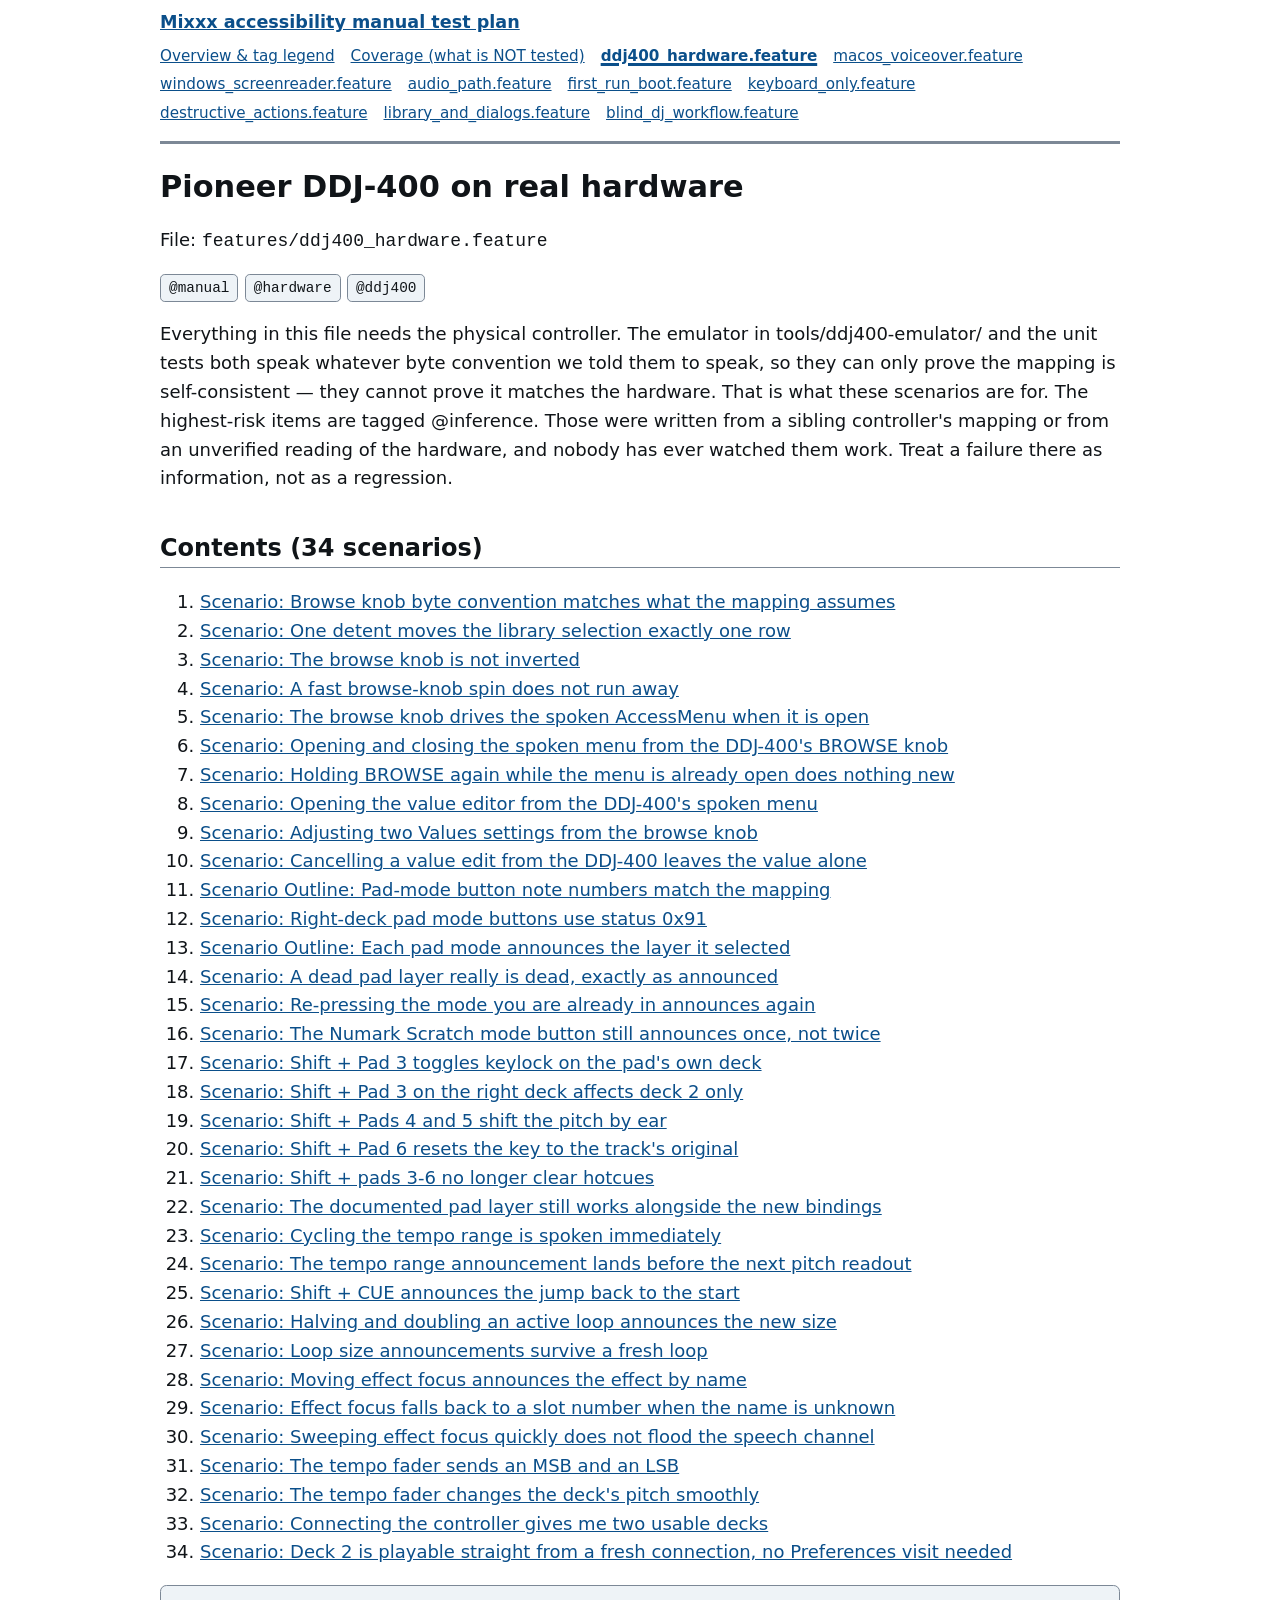
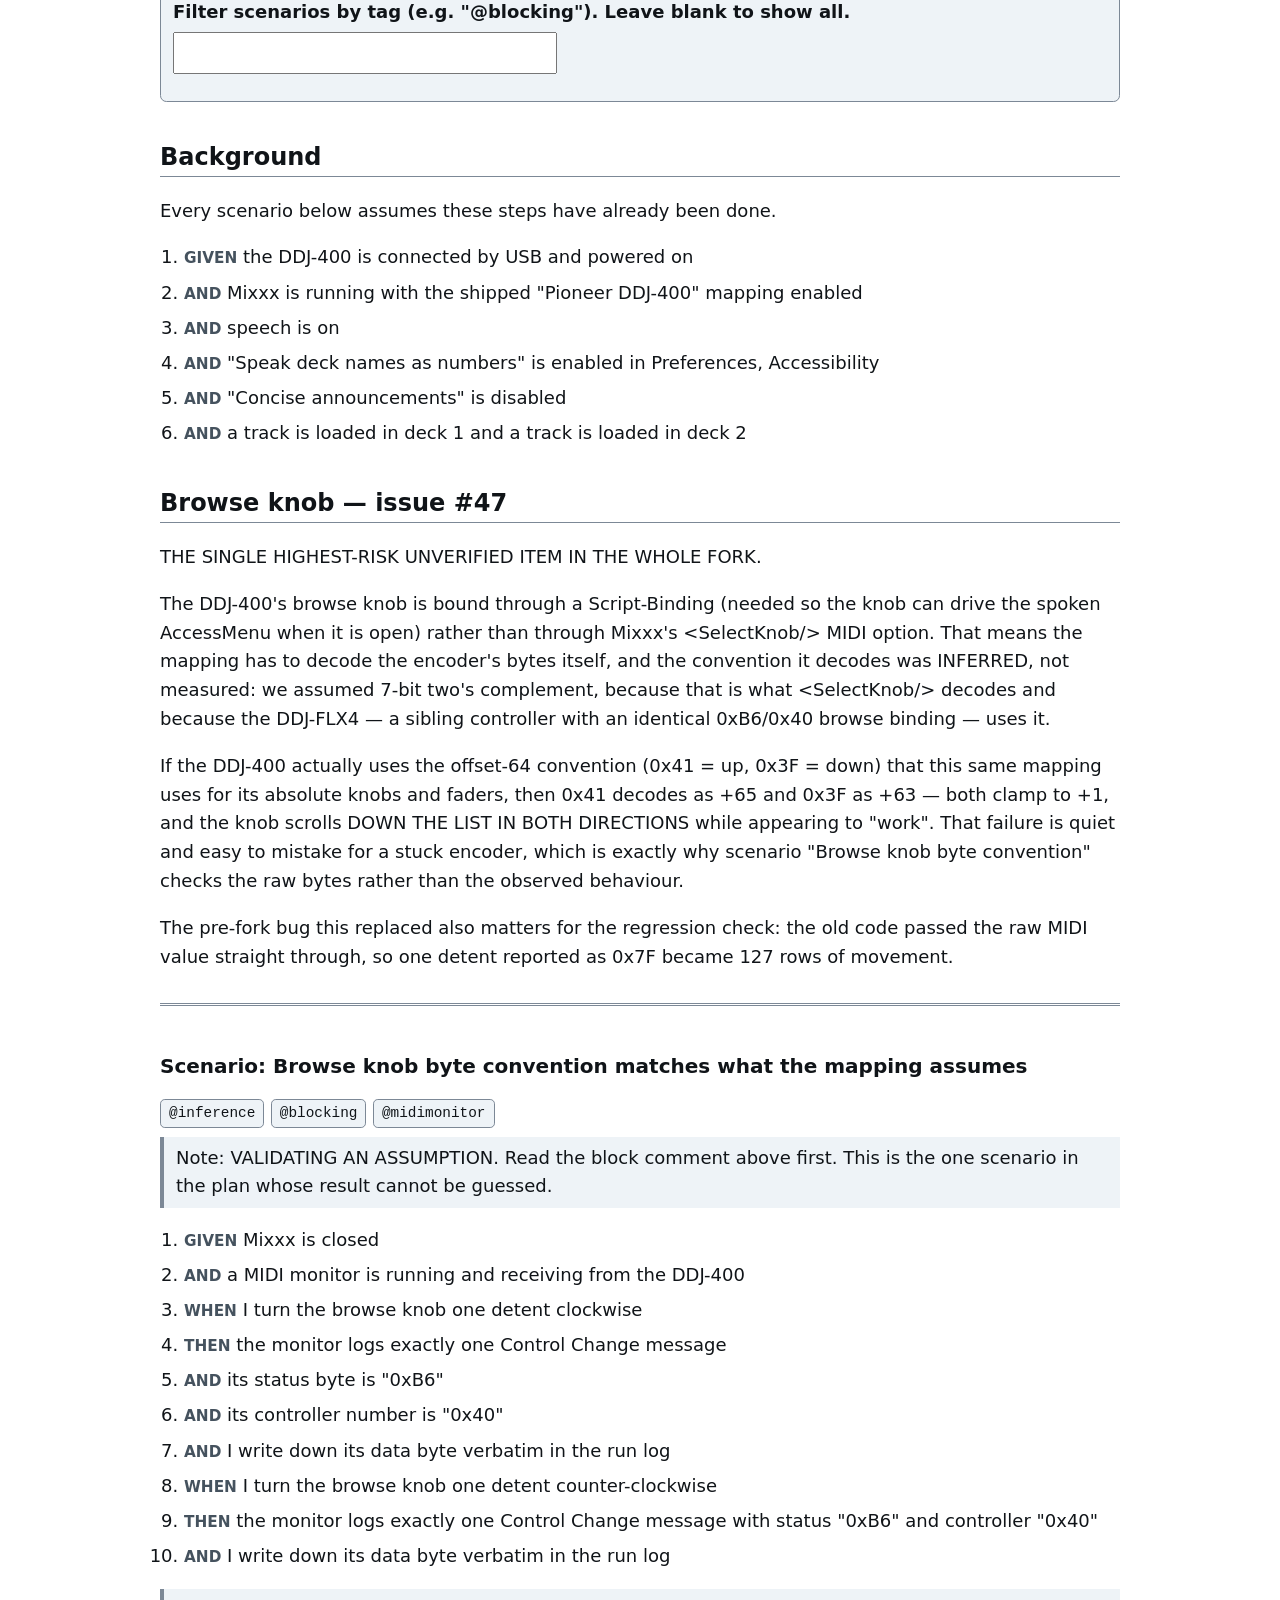
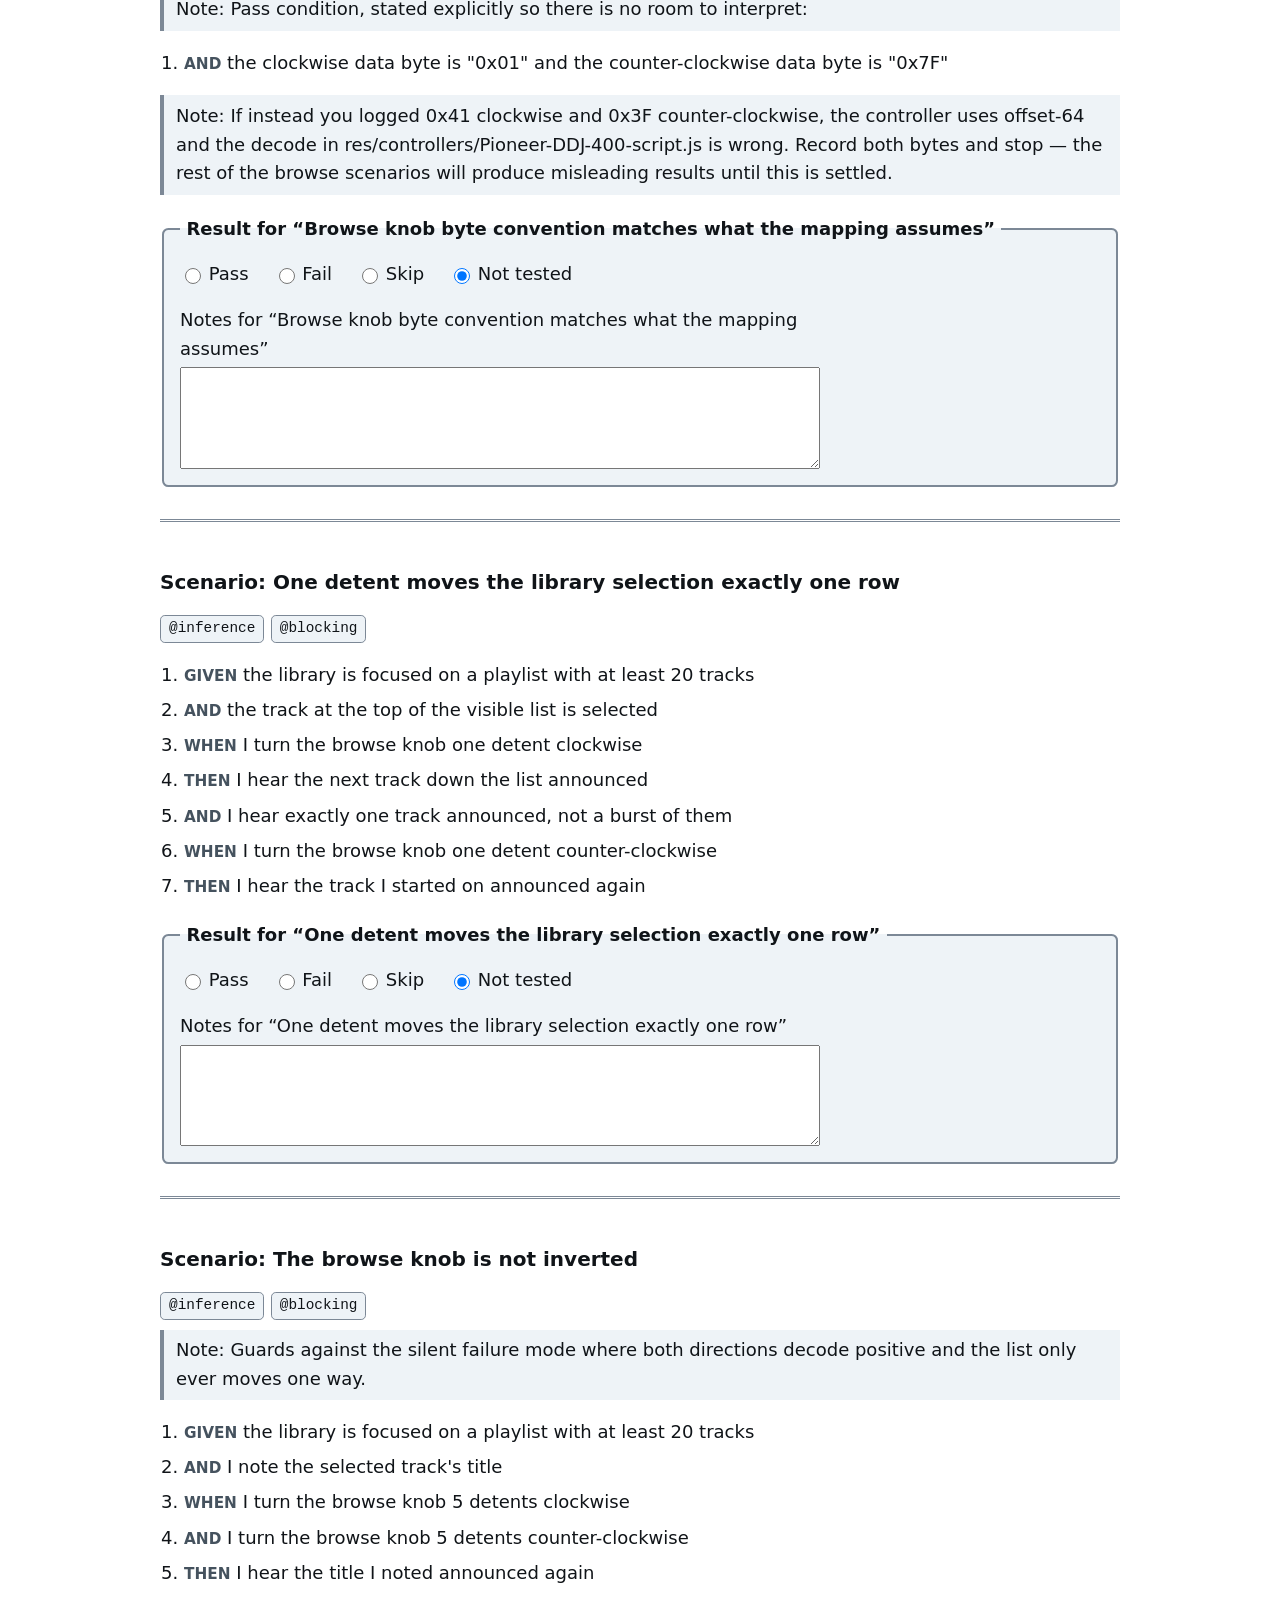
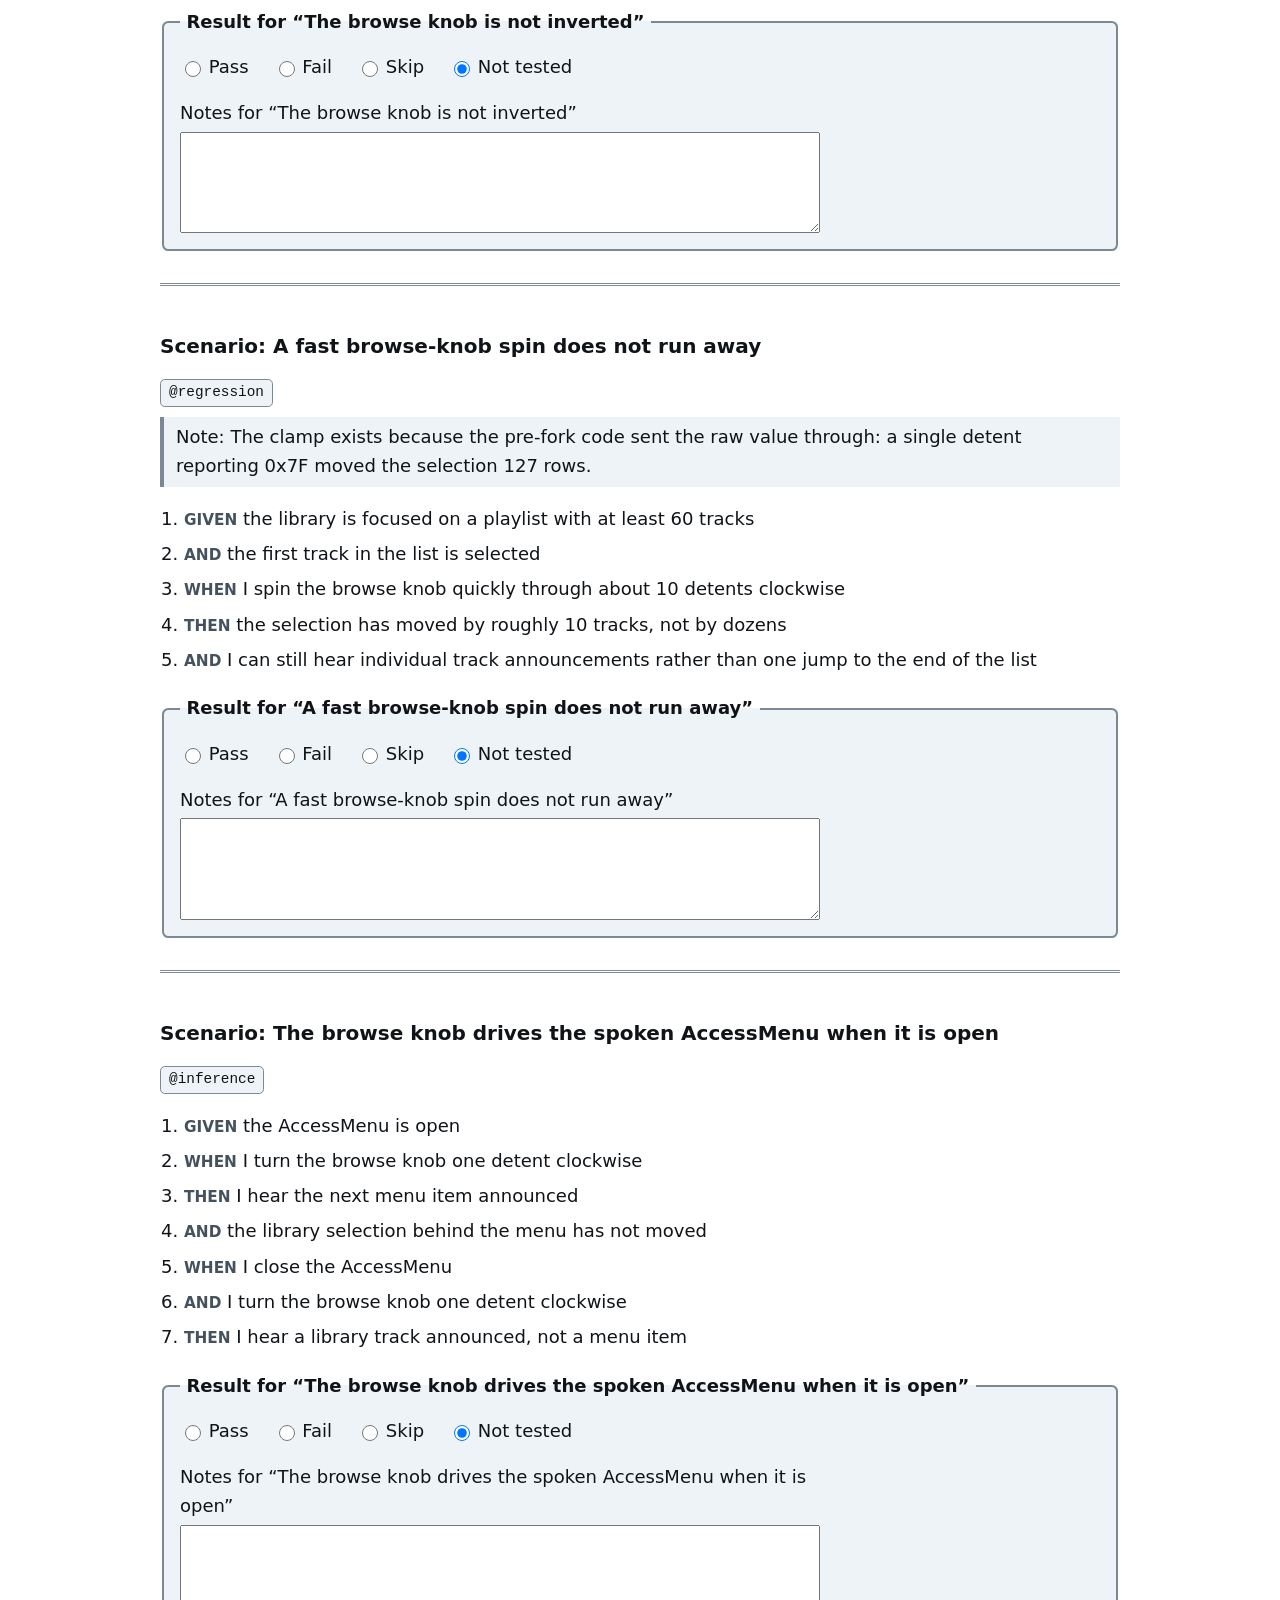
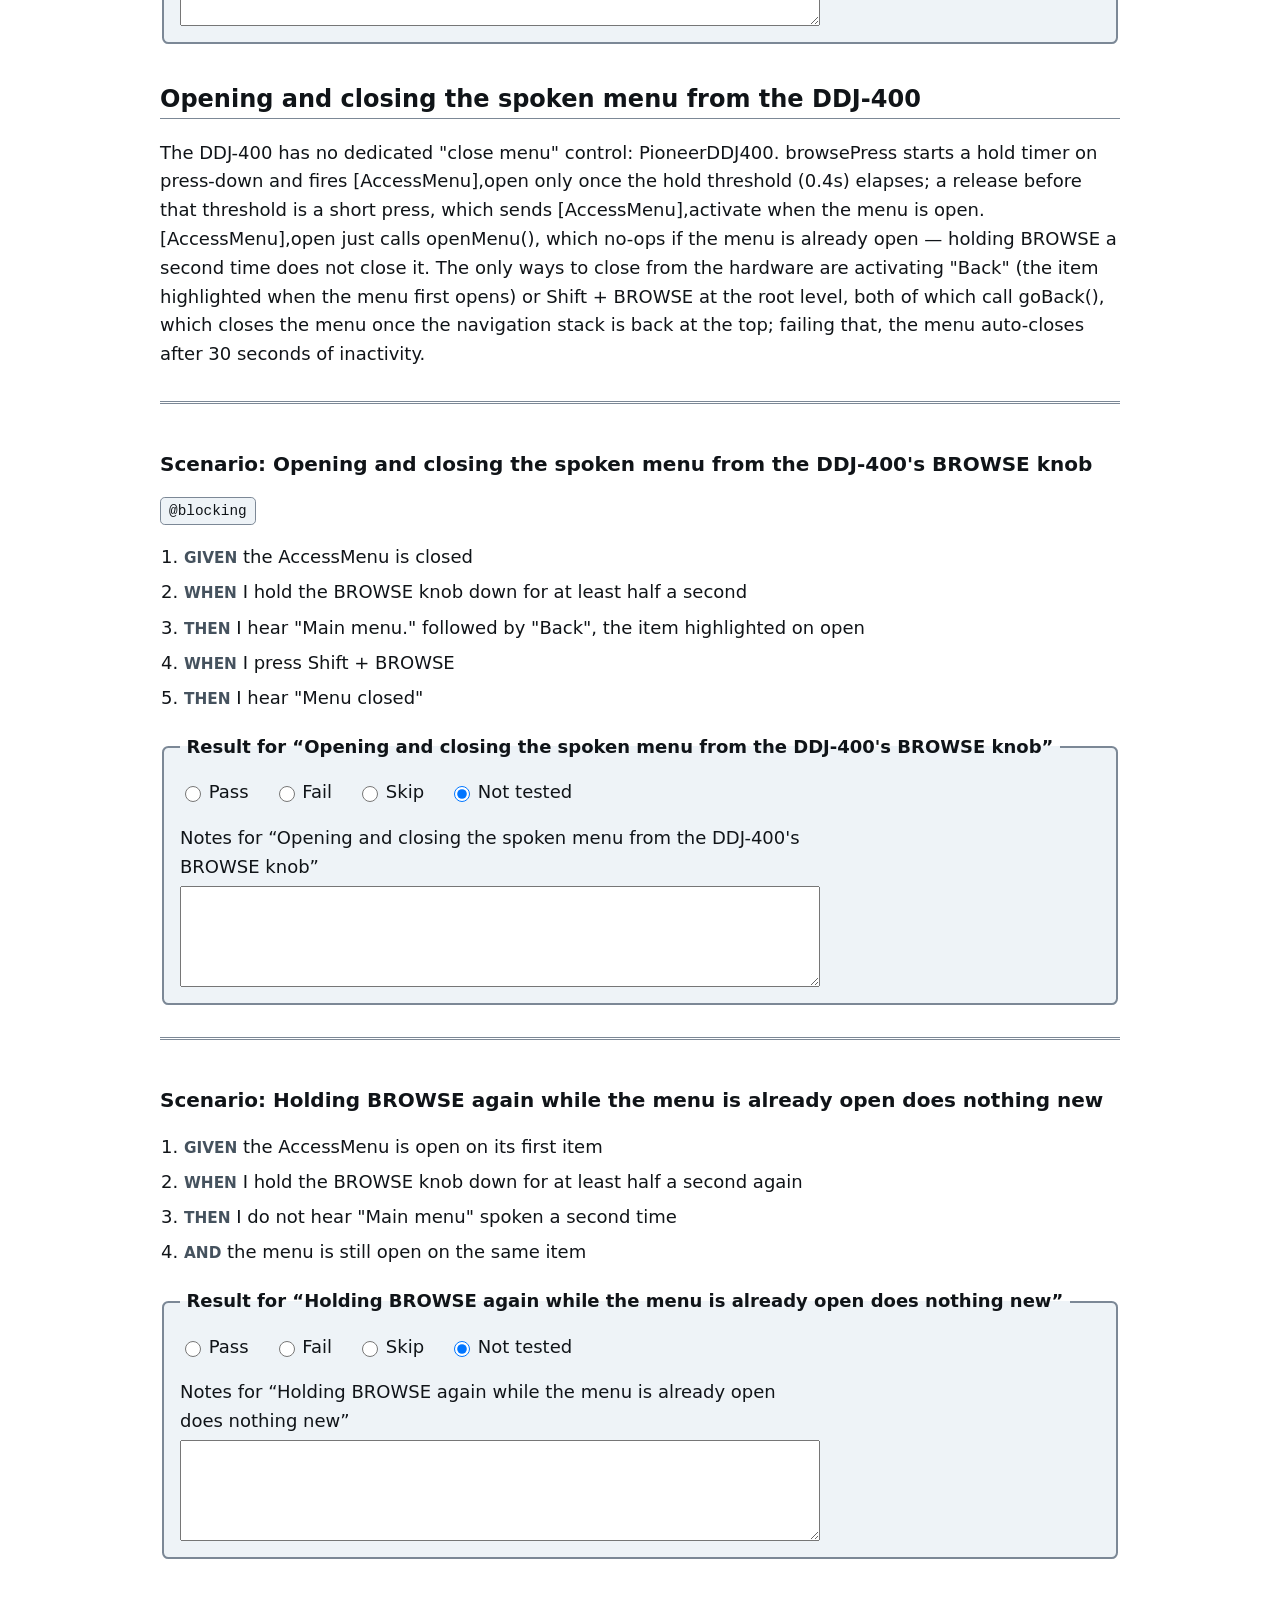
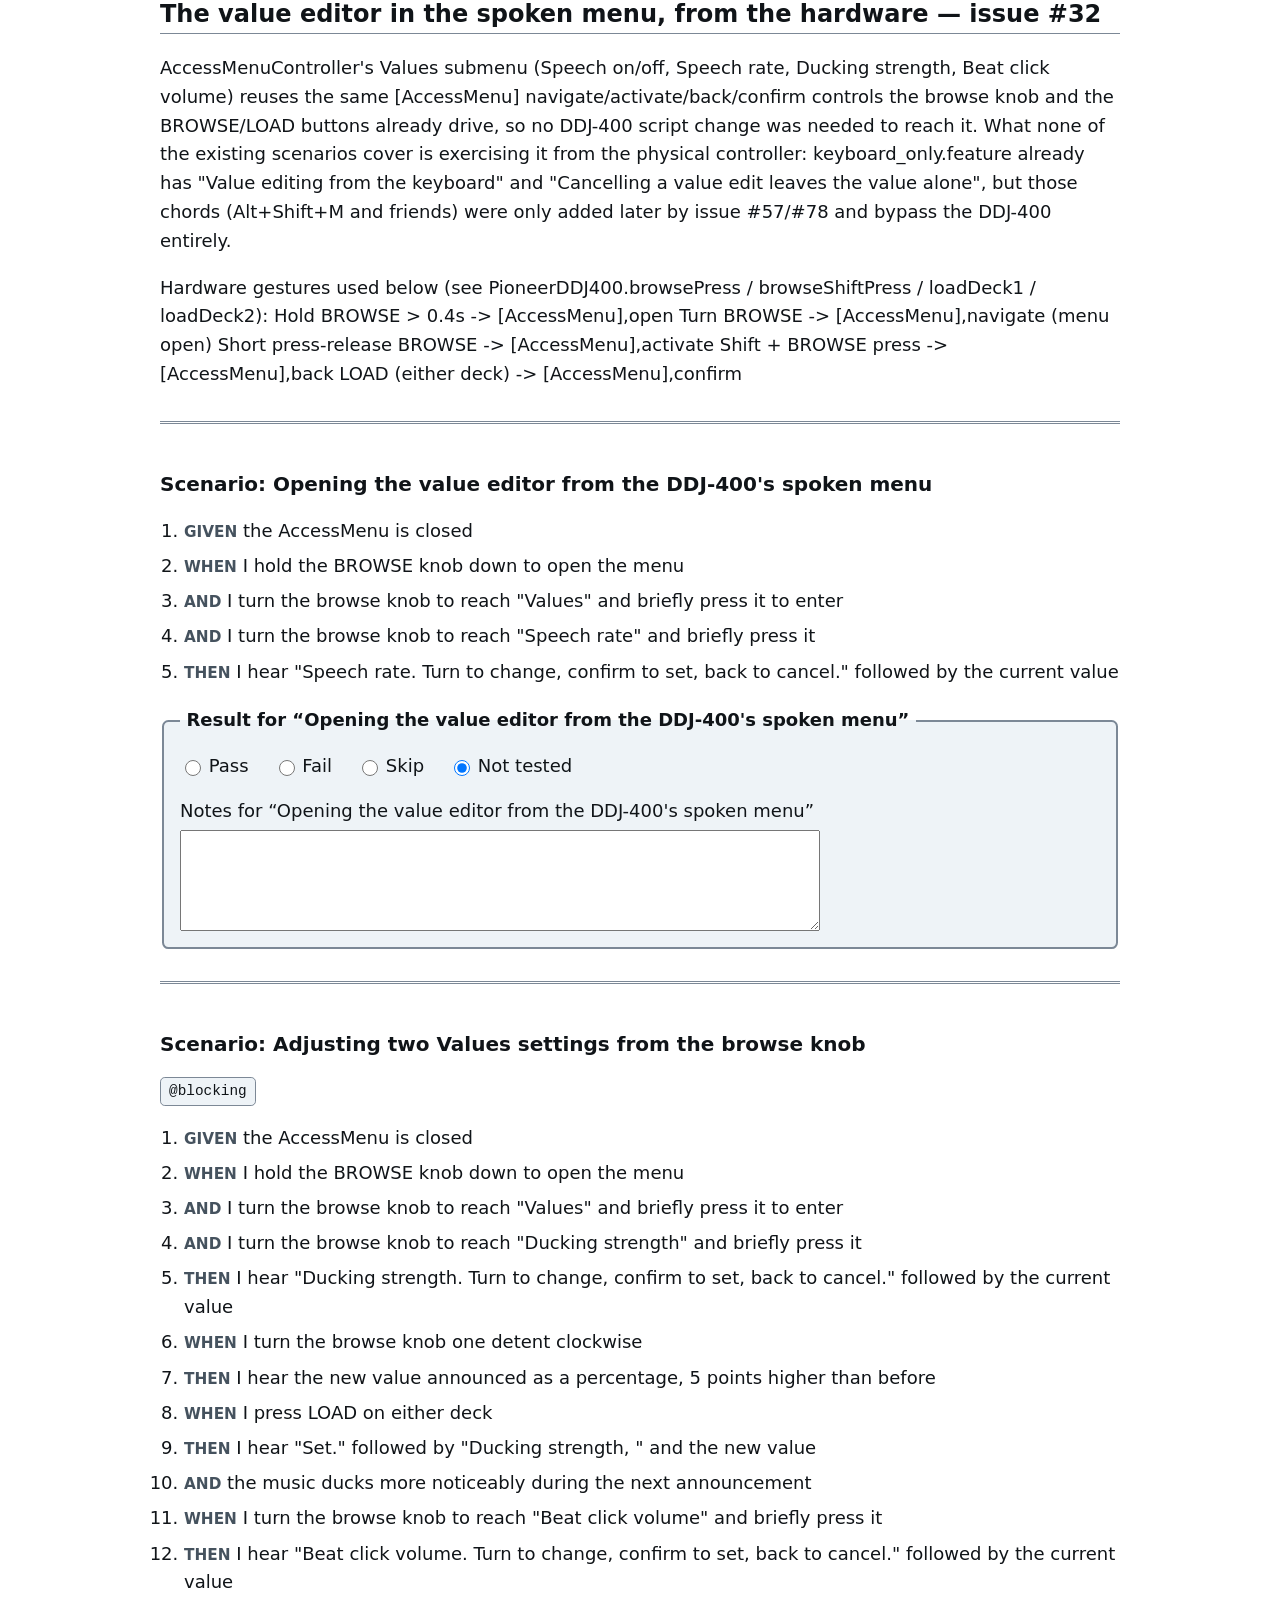
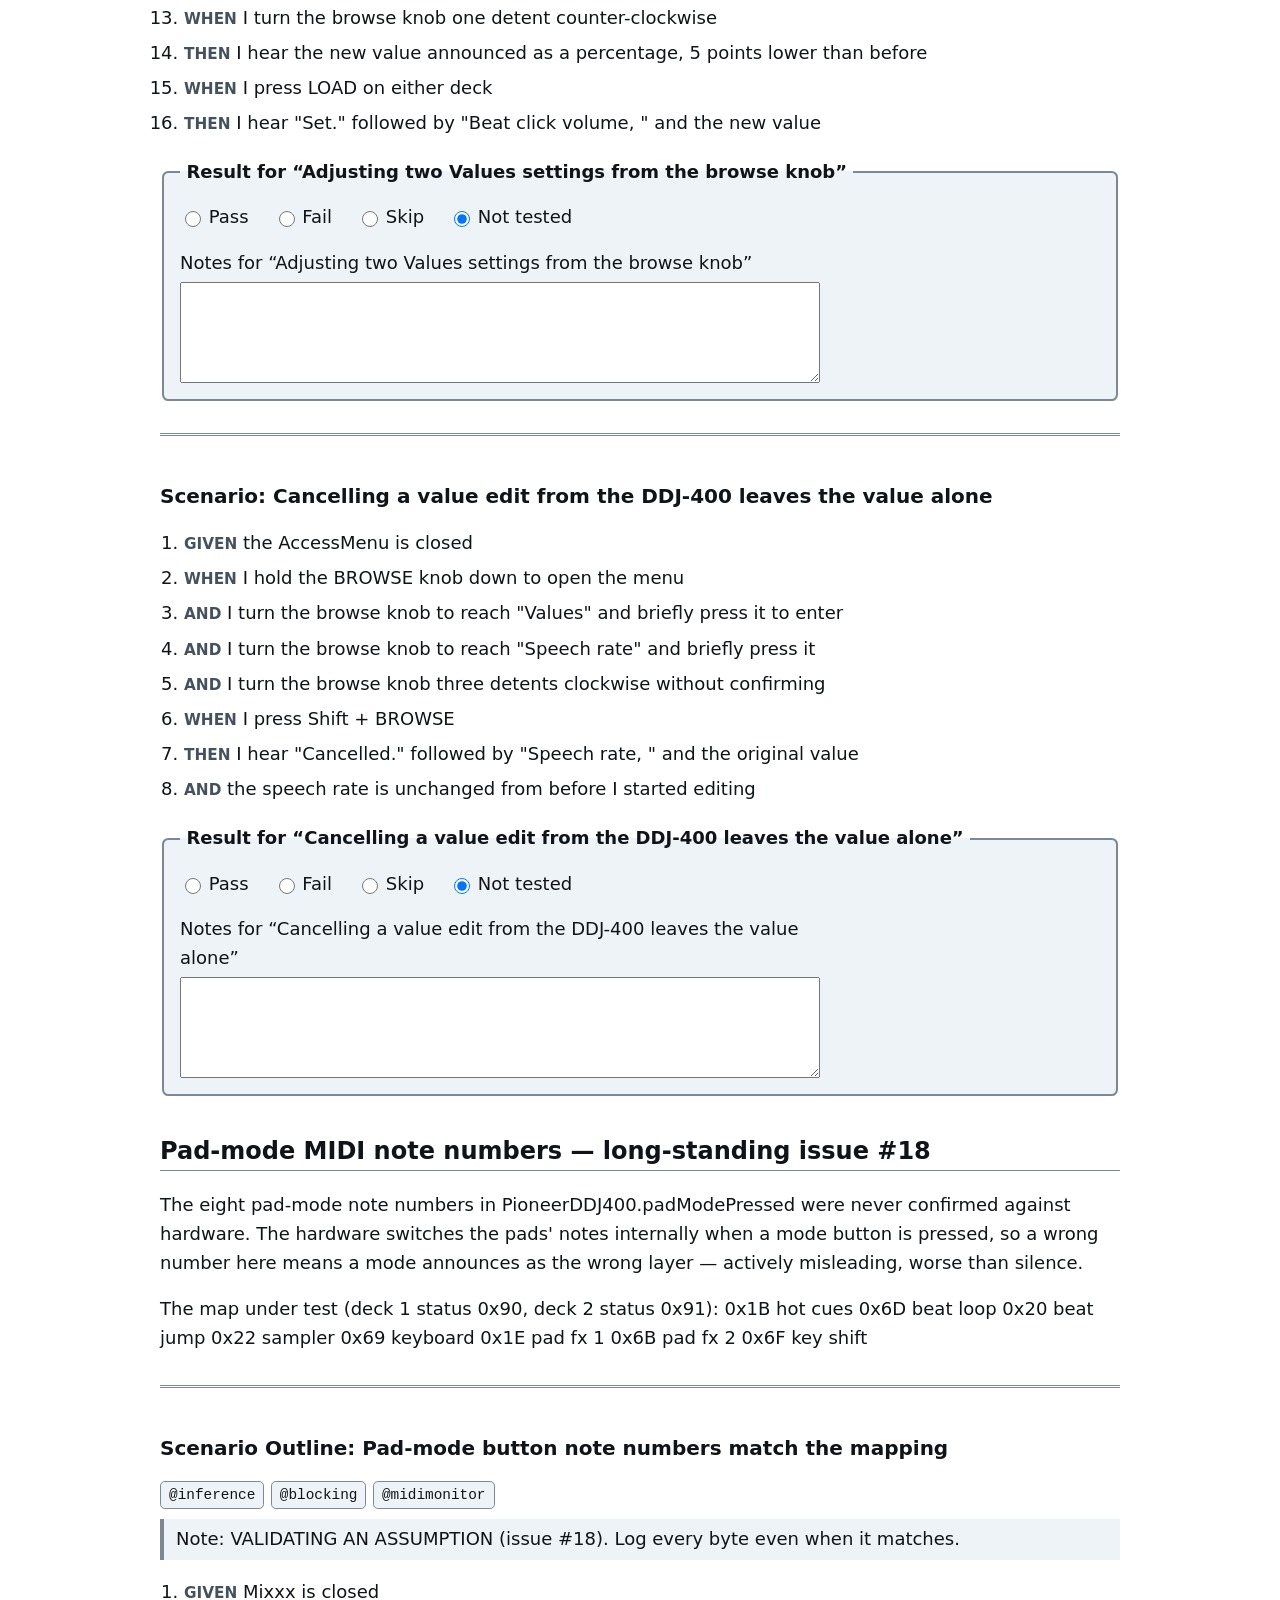
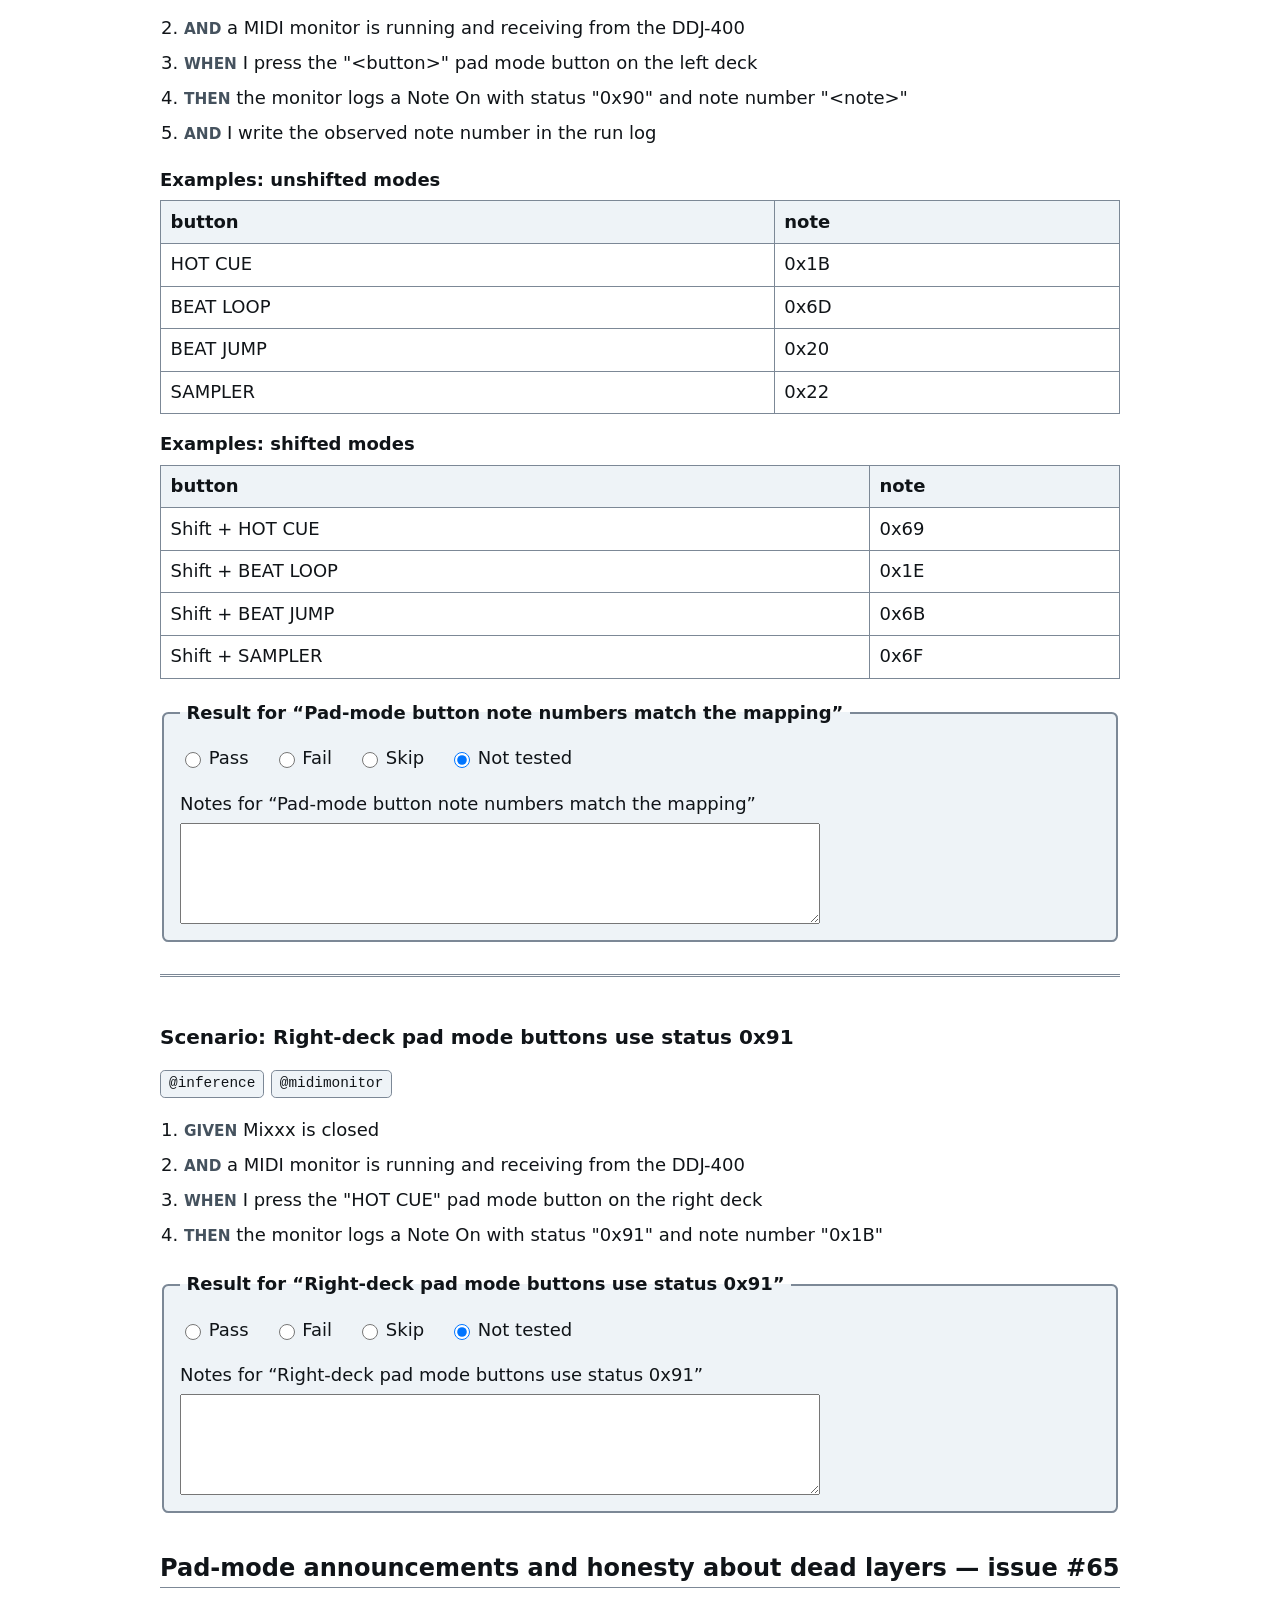
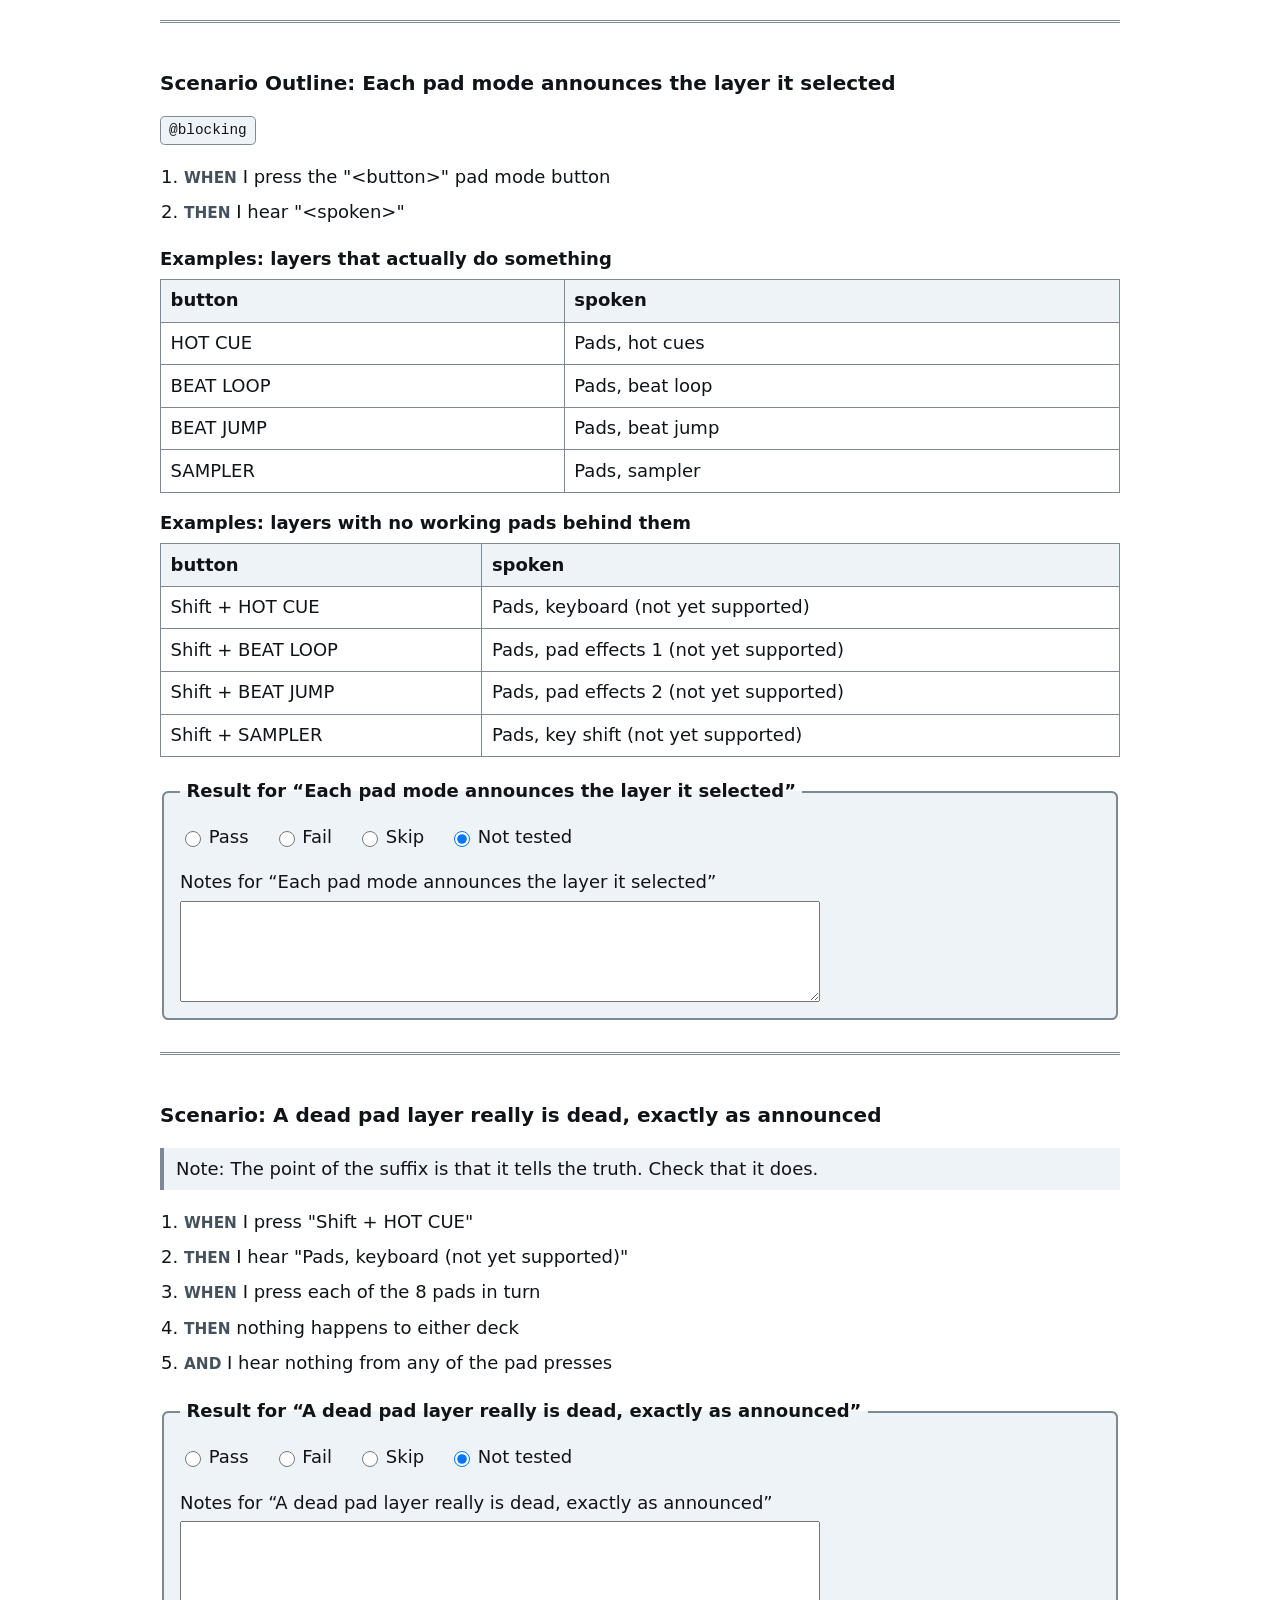
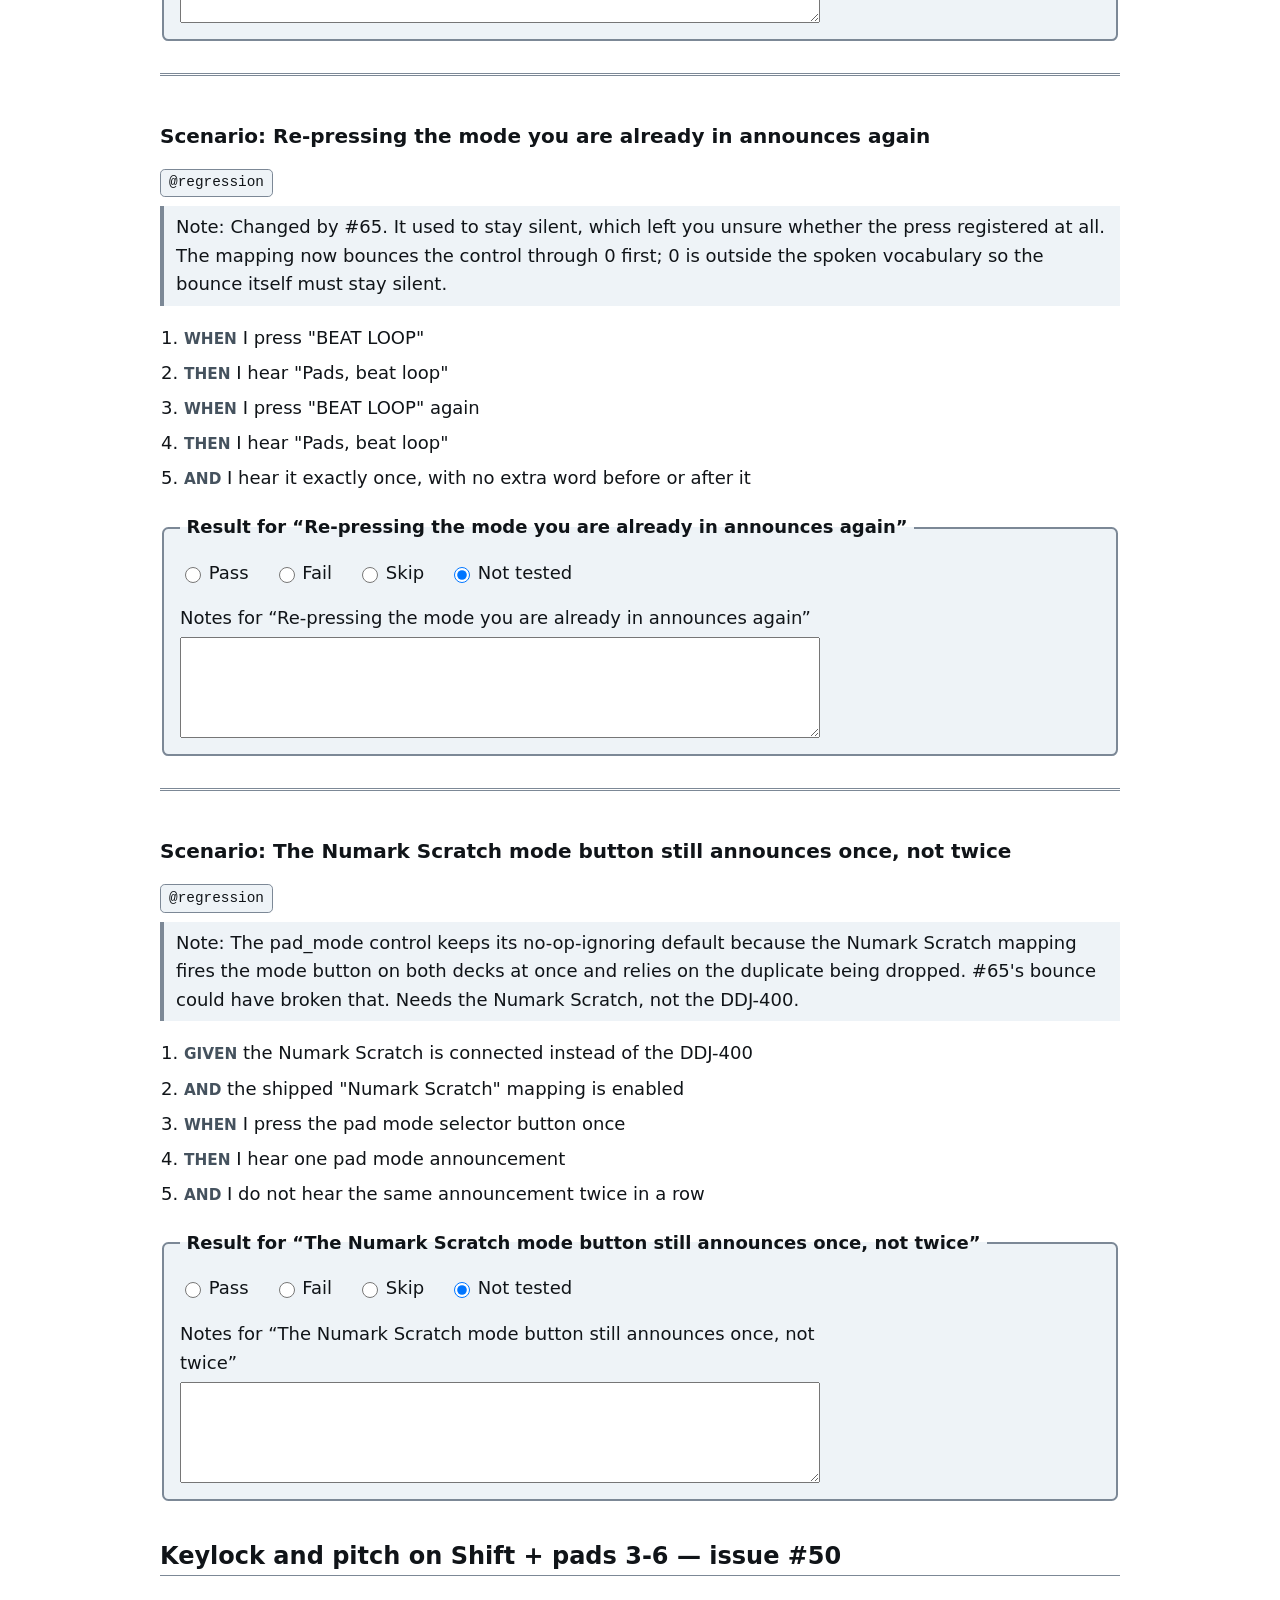
<file: features/html/ddj400_hardware.html>
<!DOCTYPE html>
<html lang="en">
<head>
<meta charset="utf-8">
<meta name="viewport" content="width=device-width, initial-scale=1">
<title>Pioneer DDJ-400 on real hardware — Mixxx accessibility test plan</title>
<link rel="stylesheet" href="style.css">

</head>
<body>
<a class="skip-link" href="#main">Skip to main content</a>
<header>
<p class="site-title"><a href="index.html">Mixxx accessibility manual test plan</a></p>
<nav aria-label='Test plan navigation'><ul><li><a href='index.html'>Overview &amp; tag legend</a></li><li><a href='coverage.html'>Coverage (what is NOT tested)</a></li><li><a href='ddj400_hardware.html' aria-current='page'>ddj400_hardware.feature</a></li><li><a href='macos_voiceover.html'>macos_voiceover.feature</a></li><li><a href='windows_screenreader.html'>windows_screenreader.feature</a></li><li><a href='audio_path.html'>audio_path.feature</a></li><li><a href='first_run_boot.html'>first_run_boot.feature</a></li><li><a href='keyboard_only.html'>keyboard_only.feature</a></li><li><a href='destructive_actions.html'>destructive_actions.feature</a></li><li><a href='library_and_dialogs.html'>library_and_dialogs.feature</a></li><li><a href='blind_dj_workflow.html'>blind_dj_workflow.feature</a></li></ul></nav>
</header>
<main id="main">
<h1>Pioneer DDJ-400 on real hardware</h1>
<p class='file-name'>File: <code>features/ddj400_hardware.feature</code></p>
<ul class="tags" aria-label="Tags"><li class="tag">@manual</li><li class="tag">@hardware</li><li class="tag">@ddj400</li></ul>
<p>Everything in this file needs the physical controller. The emulator in tools/ddj400-emulator/ and the unit tests both speak whatever byte convention we told them to speak, so they can only prove the mapping is self-consistent — they cannot prove it matches the hardware. That is what these scenarios are for. The highest-risk items are tagged @inference. Those were written from a sibling controller's mapping or from an unverified reading of the hardware, and nobody has ever watched them work. Treat a failure there as information, not as a regression.</p>
<nav aria-label='Scenarios in this file'>
<h2>Contents (34 scenarios)</h2>
<ol>
<li><a href='#ddj400_hardware-s1-browse-knob-byte-convention-matches-what-the-mapping-assumes'>Scenario: Browse knob byte convention matches what the mapping assumes</a></li>
<li><a href='#ddj400_hardware-s2-one-detent-moves-the-library-selection-exactly-one-row'>Scenario: One detent moves the library selection exactly one row</a></li>
<li><a href='#ddj400_hardware-s3-the-browse-knob-is-not-inverted'>Scenario: The browse knob is not inverted</a></li>
<li><a href='#ddj400_hardware-s4-a-fast-browse-knob-spin-does-not-run-away'>Scenario: A fast browse-knob spin does not run away</a></li>
<li><a href='#ddj400_hardware-s5-the-browse-knob-drives-the-spoken-accessmenu-when-it-is-open'>Scenario: The browse knob drives the spoken AccessMenu when it is open</a></li>
<li><a href='#ddj400_hardware-s6-opening-and-closing-the-spoken-menu-from-the-ddj-400-s-browse-knob'>Scenario: Opening and closing the spoken menu from the DDJ-400's BROWSE knob</a></li>
<li><a href='#ddj400_hardware-s7-holding-browse-again-while-the-menu-is-already-open-does-nothing-new'>Scenario: Holding BROWSE again while the menu is already open does nothing new</a></li>
<li><a href='#ddj400_hardware-s8-opening-the-value-editor-from-the-ddj-400-s-spoken-menu'>Scenario: Opening the value editor from the DDJ-400's spoken menu</a></li>
<li><a href='#ddj400_hardware-s9-adjusting-two-values-settings-from-the-browse-knob'>Scenario: Adjusting two Values settings from the browse knob</a></li>
<li><a href='#ddj400_hardware-s10-cancelling-a-value-edit-from-the-ddj-400-leaves-the-value-alone'>Scenario: Cancelling a value edit from the DDJ-400 leaves the value alone</a></li>
<li><a href='#ddj400_hardware-s11-pad-mode-button-note-numbers-match-the-mapping'>Scenario Outline: Pad-mode button note numbers match the mapping</a></li>
<li><a href='#ddj400_hardware-s12-right-deck-pad-mode-buttons-use-status-0x91'>Scenario: Right-deck pad mode buttons use status 0x91</a></li>
<li><a href='#ddj400_hardware-s13-each-pad-mode-announces-the-layer-it-selected'>Scenario Outline: Each pad mode announces the layer it selected</a></li>
<li><a href='#ddj400_hardware-s14-a-dead-pad-layer-really-is-dead-exactly-as-announced'>Scenario: A dead pad layer really is dead, exactly as announced</a></li>
<li><a href='#ddj400_hardware-s15-re-pressing-the-mode-you-are-already-in-announces-again'>Scenario: Re-pressing the mode you are already in announces again</a></li>
<li><a href='#ddj400_hardware-s16-the-numark-scratch-mode-button-still-announces-once-not-twice'>Scenario: The Numark Scratch mode button still announces once, not twice</a></li>
<li><a href='#ddj400_hardware-s17-shift-pad-3-toggles-keylock-on-the-pad-s-own-deck'>Scenario: Shift + Pad 3 toggles keylock on the pad's own deck</a></li>
<li><a href='#ddj400_hardware-s18-shift-pad-3-on-the-right-deck-affects-deck-2-only'>Scenario: Shift + Pad 3 on the right deck affects deck 2 only</a></li>
<li><a href='#ddj400_hardware-s19-shift-pads-4-and-5-shift-the-pitch-by-ear'>Scenario: Shift + Pads 4 and 5 shift the pitch by ear</a></li>
<li><a href='#ddj400_hardware-s20-shift-pad-6-resets-the-key-to-the-track-s-original'>Scenario: Shift + Pad 6 resets the key to the track's original</a></li>
<li><a href='#ddj400_hardware-s21-shift-pads-3-6-no-longer-clear-hotcues'>Scenario: Shift + pads 3-6 no longer clear hotcues</a></li>
<li><a href='#ddj400_hardware-s22-the-documented-pad-layer-still-works-alongside-the-new-bindings'>Scenario: The documented pad layer still works alongside the new bindings</a></li>
<li><a href='#ddj400_hardware-s23-cycling-the-tempo-range-is-spoken-immediately'>Scenario: Cycling the tempo range is spoken immediately</a></li>
<li><a href='#ddj400_hardware-s24-the-tempo-range-announcement-lands-before-the-next-pitch-readout'>Scenario: The tempo range announcement lands before the next pitch readout</a></li>
<li><a href='#ddj400_hardware-s25-shift-cue-announces-the-jump-back-to-the-start'>Scenario: Shift + CUE announces the jump back to the start</a></li>
<li><a href='#ddj400_hardware-s26-halving-and-doubling-an-active-loop-announces-the-new-size'>Scenario: Halving and doubling an active loop announces the new size</a></li>
<li><a href='#ddj400_hardware-s27-loop-size-announcements-survive-a-fresh-loop'>Scenario: Loop size announcements survive a fresh loop</a></li>
<li><a href='#ddj400_hardware-s28-moving-effect-focus-announces-the-effect-by-name'>Scenario: Moving effect focus announces the effect by name</a></li>
<li><a href='#ddj400_hardware-s29-effect-focus-falls-back-to-a-slot-number-when-the-name-is-unknown'>Scenario: Effect focus falls back to a slot number when the name is unknown</a></li>
<li><a href='#ddj400_hardware-s30-sweeping-effect-focus-quickly-does-not-flood-the-speech-channel'>Scenario: Sweeping effect focus quickly does not flood the speech channel</a></li>
<li><a href='#ddj400_hardware-s31-the-tempo-fader-sends-an-msb-and-an-lsb'>Scenario: The tempo fader sends an MSB and an LSB</a></li>
<li><a href='#ddj400_hardware-s32-the-tempo-fader-changes-the-deck-s-pitch-smoothly'>Scenario: The tempo fader changes the deck's pitch smoothly</a></li>
<li><a href='#ddj400_hardware-s33-connecting-the-controller-gives-me-two-usable-decks'>Scenario: Connecting the controller gives me two usable decks</a></li>
<li><a href='#ddj400_hardware-s34-deck-2-is-playable-straight-from-a-fresh-connection-no-preferences-visit-needed'>Scenario: Deck 2 is playable straight from a fresh connection, no Preferences visit needed</a></li>
</ol>
</nav>
<section aria-labelledby='background-heading'>
<h2 id='background-heading'>Background</h2>
<p>Every scenario below assumes these steps have already been done.</p>
<ol class='steps'><li><span class='keyword'>Given</span> the DDJ-400 is connected by USB and powered on</li><li><span class='keyword'>And</span> Mixxx is running with the shipped "Pioneer DDJ-400" mapping enabled</li><li><span class='keyword'>And</span> speech is on</li><li><span class='keyword'>And</span> "Speak deck names as numbers" is enabled in Preferences, Accessibility</li><li><span class='keyword'>And</span> "Concise announcements" is disabled</li><li><span class='keyword'>And</span> a track is loaded in deck 1 and a track is loaded in deck 2</li></ol>
</section>
<section aria-labelledby='ddj400_hardware-section-browse-knob-issue-47'>
<h2 id='ddj400_hardware-section-browse-knob-issue-47'>Browse knob — issue #47</h2>
<p>THE SINGLE HIGHEST-RISK UNVERIFIED ITEM IN THE WHOLE FORK.</p>
<p>The DDJ-400's browse knob is bound through a Script-Binding (needed so the knob can drive the spoken AccessMenu when it is open) rather than through Mixxx's &lt;SelectKnob/&gt; MIDI option. That means the mapping has to decode the encoder's bytes itself, and the convention it decodes was INFERRED, not measured: we assumed 7-bit two's complement, because that is what &lt;SelectKnob/&gt; decodes and because the DDJ-FLX4 — a sibling controller with an identical 0xB6/0x40 browse binding — uses it.</p>
<p>If the DDJ-400 actually uses the offset-64 convention (0x41 = up, 0x3F = down) that this same mapping uses for its absolute knobs and faders, then 0x41 decodes as +65 and 0x3F as +63 — both clamp to +1, and the knob scrolls DOWN THE LIST IN BOTH DIRECTIONS while appearing to "work". That failure is quiet and easy to mistake for a stuck encoder, which is exactly why scenario "Browse knob byte convention" checks the raw bytes rather than the observed behaviour.</p>
<p>The pre-fork bug this replaced also matters for the regression check: the old code passed the raw MIDI value straight through, so one detent reported as 0x7F became 127 rows of movement.</p>
<article class='scenario' id='ddj400_hardware-s1-browse-knob-byte-convention-matches-what-the-mapping-assumes' data-tags='@inference @blocking @midimonitor'>
<h3>Scenario: Browse knob byte convention matches what the mapping assumes</h3>
<ul class="tags" aria-label="Tags"><li class="tag">@inference</li><li class="tag">@blocking</li><li class="tag">@midimonitor</li></ul>
<p class="step-note">Note: VALIDATING AN ASSUMPTION. Read the block comment above first. This is the one scenario in the plan whose result cannot be guessed.</p>
<ol class='steps'><li><span class='keyword'>Given</span> Mixxx is closed</li><li><span class='keyword'>And</span> a MIDI monitor is running and receiving from the DDJ-400</li><li><span class='keyword'>When</span> I turn the browse knob one detent clockwise</li><li><span class='keyword'>Then</span> the monitor logs exactly one Control Change message</li><li><span class='keyword'>And</span> its status byte is "0xB6"</li><li><span class='keyword'>And</span> its controller number is "0x40"</li><li><span class='keyword'>And</span> I write down its data byte verbatim in the run log</li><li><span class='keyword'>When</span> I turn the browse knob one detent counter-clockwise</li><li><span class='keyword'>Then</span> the monitor logs exactly one Control Change message with status "0xB6" and controller "0x40"</li><li><span class='keyword'>And</span> I write down its data byte verbatim in the run log</li></ol>
<p class="step-note">Note: Pass condition, stated explicitly so there is no room to interpret:</p>
<ol class='steps'><li><span class='keyword'>And</span> the clockwise data byte is "0x01" and the counter-clockwise data byte is "0x7F"</li></ol>
<p class="step-note">Note: If instead you logged 0x41 clockwise and 0x3F counter-clockwise, the controller uses offset-64 and the decode in res/controllers/Pioneer-DDJ-400-script.js is wrong. Record both bytes and stop — the rest of the browse scenarios will produce misleading results until this is settled.</p>
<fieldset class='result'>
<legend>Result for &ldquo;Browse knob byte convention matches what the mapping assumes&rdquo;</legend>
<span class='radio-option'><input type='radio' id='ddj400_hardware-s1-browse-knob-byte-convention-matches-what-the-mapping-assumes-pass' name='ddj400_hardware-s1-browse-knob-byte-convention-matches-what-the-mapping-assumes-result' value='pass' data-persist-key='ddj400_hardware::ddj400_hardware-s1-browse-knob-byte-convention-matches-what-the-mapping-assumes::result'><label for='ddj400_hardware-s1-browse-knob-byte-convention-matches-what-the-mapping-assumes-pass'>Pass</label></span>
<span class='radio-option'><input type='radio' id='ddj400_hardware-s1-browse-knob-byte-convention-matches-what-the-mapping-assumes-fail' name='ddj400_hardware-s1-browse-knob-byte-convention-matches-what-the-mapping-assumes-result' value='fail' data-persist-key='ddj400_hardware::ddj400_hardware-s1-browse-knob-byte-convention-matches-what-the-mapping-assumes::result'><label for='ddj400_hardware-s1-browse-knob-byte-convention-matches-what-the-mapping-assumes-fail'>Fail</label></span>
<span class='radio-option'><input type='radio' id='ddj400_hardware-s1-browse-knob-byte-convention-matches-what-the-mapping-assumes-skip' name='ddj400_hardware-s1-browse-knob-byte-convention-matches-what-the-mapping-assumes-result' value='skip' data-persist-key='ddj400_hardware::ddj400_hardware-s1-browse-knob-byte-convention-matches-what-the-mapping-assumes::result'><label for='ddj400_hardware-s1-browse-knob-byte-convention-matches-what-the-mapping-assumes-skip'>Skip</label></span>
<span class='radio-option'><input type='radio' id='ddj400_hardware-s1-browse-knob-byte-convention-matches-what-the-mapping-assumes-not-tested' name='ddj400_hardware-s1-browse-knob-byte-convention-matches-what-the-mapping-assumes-result' value='not-tested' data-persist-key='ddj400_hardware::ddj400_hardware-s1-browse-knob-byte-convention-matches-what-the-mapping-assumes::result' checked><label for='ddj400_hardware-s1-browse-knob-byte-convention-matches-what-the-mapping-assumes-not-tested'>Not tested</label></span>
<div class='notes-field'><label for='ddj400_hardware-s1-browse-knob-byte-convention-matches-what-the-mapping-assumes-notes'>Notes for &ldquo;Browse knob byte convention matches what the mapping assumes&rdquo;</label>
<textarea id='ddj400_hardware-s1-browse-knob-byte-convention-matches-what-the-mapping-assumes-notes' data-persist-key='ddj400_hardware::ddj400_hardware-s1-browse-knob-byte-convention-matches-what-the-mapping-assumes::notes' rows='3'></textarea></div>
</fieldset>
</article>
<article class='scenario' id='ddj400_hardware-s2-one-detent-moves-the-library-selection-exactly-one-row' data-tags='@inference @blocking'>
<h3>Scenario: One detent moves the library selection exactly one row</h3>
<ul class="tags" aria-label="Tags"><li class="tag">@inference</li><li class="tag">@blocking</li></ul>
<ol class='steps'><li><span class='keyword'>Given</span> the library is focused on a playlist with at least 20 tracks</li><li><span class='keyword'>And</span> the track at the top of the visible list is selected</li><li><span class='keyword'>When</span> I turn the browse knob one detent clockwise</li><li><span class='keyword'>Then</span> I hear the next track down the list announced</li><li><span class='keyword'>And</span> I hear exactly one track announced, not a burst of them</li><li><span class='keyword'>When</span> I turn the browse knob one detent counter-clockwise</li><li><span class='keyword'>Then</span> I hear the track I started on announced again</li></ol>
<fieldset class='result'>
<legend>Result for &ldquo;One detent moves the library selection exactly one row&rdquo;</legend>
<span class='radio-option'><input type='radio' id='ddj400_hardware-s2-one-detent-moves-the-library-selection-exactly-one-row-pass' name='ddj400_hardware-s2-one-detent-moves-the-library-selection-exactly-one-row-result' value='pass' data-persist-key='ddj400_hardware::ddj400_hardware-s2-one-detent-moves-the-library-selection-exactly-one-row::result'><label for='ddj400_hardware-s2-one-detent-moves-the-library-selection-exactly-one-row-pass'>Pass</label></span>
<span class='radio-option'><input type='radio' id='ddj400_hardware-s2-one-detent-moves-the-library-selection-exactly-one-row-fail' name='ddj400_hardware-s2-one-detent-moves-the-library-selection-exactly-one-row-result' value='fail' data-persist-key='ddj400_hardware::ddj400_hardware-s2-one-detent-moves-the-library-selection-exactly-one-row::result'><label for='ddj400_hardware-s2-one-detent-moves-the-library-selection-exactly-one-row-fail'>Fail</label></span>
<span class='radio-option'><input type='radio' id='ddj400_hardware-s2-one-detent-moves-the-library-selection-exactly-one-row-skip' name='ddj400_hardware-s2-one-detent-moves-the-library-selection-exactly-one-row-result' value='skip' data-persist-key='ddj400_hardware::ddj400_hardware-s2-one-detent-moves-the-library-selection-exactly-one-row::result'><label for='ddj400_hardware-s2-one-detent-moves-the-library-selection-exactly-one-row-skip'>Skip</label></span>
<span class='radio-option'><input type='radio' id='ddj400_hardware-s2-one-detent-moves-the-library-selection-exactly-one-row-not-tested' name='ddj400_hardware-s2-one-detent-moves-the-library-selection-exactly-one-row-result' value='not-tested' data-persist-key='ddj400_hardware::ddj400_hardware-s2-one-detent-moves-the-library-selection-exactly-one-row::result' checked><label for='ddj400_hardware-s2-one-detent-moves-the-library-selection-exactly-one-row-not-tested'>Not tested</label></span>
<div class='notes-field'><label for='ddj400_hardware-s2-one-detent-moves-the-library-selection-exactly-one-row-notes'>Notes for &ldquo;One detent moves the library selection exactly one row&rdquo;</label>
<textarea id='ddj400_hardware-s2-one-detent-moves-the-library-selection-exactly-one-row-notes' data-persist-key='ddj400_hardware::ddj400_hardware-s2-one-detent-moves-the-library-selection-exactly-one-row::notes' rows='3'></textarea></div>
</fieldset>
</article>
<article class='scenario' id='ddj400_hardware-s3-the-browse-knob-is-not-inverted' data-tags='@inference @blocking'>
<h3>Scenario: The browse knob is not inverted</h3>
<ul class="tags" aria-label="Tags"><li class="tag">@inference</li><li class="tag">@blocking</li></ul>
<p class="step-note">Note: Guards against the silent failure mode where both directions decode positive and the list only ever moves one way.</p>
<ol class='steps'><li><span class='keyword'>Given</span> the library is focused on a playlist with at least 20 tracks</li><li><span class='keyword'>And</span> I note the selected track's title</li><li><span class='keyword'>When</span> I turn the browse knob 5 detents clockwise</li><li><span class='keyword'>And</span> I turn the browse knob 5 detents counter-clockwise</li><li><span class='keyword'>Then</span> I hear the title I noted announced again</li></ol>
<fieldset class='result'>
<legend>Result for &ldquo;The browse knob is not inverted&rdquo;</legend>
<span class='radio-option'><input type='radio' id='ddj400_hardware-s3-the-browse-knob-is-not-inverted-pass' name='ddj400_hardware-s3-the-browse-knob-is-not-inverted-result' value='pass' data-persist-key='ddj400_hardware::ddj400_hardware-s3-the-browse-knob-is-not-inverted::result'><label for='ddj400_hardware-s3-the-browse-knob-is-not-inverted-pass'>Pass</label></span>
<span class='radio-option'><input type='radio' id='ddj400_hardware-s3-the-browse-knob-is-not-inverted-fail' name='ddj400_hardware-s3-the-browse-knob-is-not-inverted-result' value='fail' data-persist-key='ddj400_hardware::ddj400_hardware-s3-the-browse-knob-is-not-inverted::result'><label for='ddj400_hardware-s3-the-browse-knob-is-not-inverted-fail'>Fail</label></span>
<span class='radio-option'><input type='radio' id='ddj400_hardware-s3-the-browse-knob-is-not-inverted-skip' name='ddj400_hardware-s3-the-browse-knob-is-not-inverted-result' value='skip' data-persist-key='ddj400_hardware::ddj400_hardware-s3-the-browse-knob-is-not-inverted::result'><label for='ddj400_hardware-s3-the-browse-knob-is-not-inverted-skip'>Skip</label></span>
<span class='radio-option'><input type='radio' id='ddj400_hardware-s3-the-browse-knob-is-not-inverted-not-tested' name='ddj400_hardware-s3-the-browse-knob-is-not-inverted-result' value='not-tested' data-persist-key='ddj400_hardware::ddj400_hardware-s3-the-browse-knob-is-not-inverted::result' checked><label for='ddj400_hardware-s3-the-browse-knob-is-not-inverted-not-tested'>Not tested</label></span>
<div class='notes-field'><label for='ddj400_hardware-s3-the-browse-knob-is-not-inverted-notes'>Notes for &ldquo;The browse knob is not inverted&rdquo;</label>
<textarea id='ddj400_hardware-s3-the-browse-knob-is-not-inverted-notes' data-persist-key='ddj400_hardware::ddj400_hardware-s3-the-browse-knob-is-not-inverted::notes' rows='3'></textarea></div>
</fieldset>
</article>
<article class='scenario' id='ddj400_hardware-s4-a-fast-browse-knob-spin-does-not-run-away' data-tags='@regression'>
<h3>Scenario: A fast browse-knob spin does not run away</h3>
<ul class="tags" aria-label="Tags"><li class="tag">@regression</li></ul>
<p class="step-note">Note: The clamp exists because the pre-fork code sent the raw value through: a single detent reporting 0x7F moved the selection 127 rows.</p>
<ol class='steps'><li><span class='keyword'>Given</span> the library is focused on a playlist with at least 60 tracks</li><li><span class='keyword'>And</span> the first track in the list is selected</li><li><span class='keyword'>When</span> I spin the browse knob quickly through about 10 detents clockwise</li><li><span class='keyword'>Then</span> the selection has moved by roughly 10 tracks, not by dozens</li><li><span class='keyword'>And</span> I can still hear individual track announcements rather than one jump to the end of the list</li></ol>
<fieldset class='result'>
<legend>Result for &ldquo;A fast browse-knob spin does not run away&rdquo;</legend>
<span class='radio-option'><input type='radio' id='ddj400_hardware-s4-a-fast-browse-knob-spin-does-not-run-away-pass' name='ddj400_hardware-s4-a-fast-browse-knob-spin-does-not-run-away-result' value='pass' data-persist-key='ddj400_hardware::ddj400_hardware-s4-a-fast-browse-knob-spin-does-not-run-away::result'><label for='ddj400_hardware-s4-a-fast-browse-knob-spin-does-not-run-away-pass'>Pass</label></span>
<span class='radio-option'><input type='radio' id='ddj400_hardware-s4-a-fast-browse-knob-spin-does-not-run-away-fail' name='ddj400_hardware-s4-a-fast-browse-knob-spin-does-not-run-away-result' value='fail' data-persist-key='ddj400_hardware::ddj400_hardware-s4-a-fast-browse-knob-spin-does-not-run-away::result'><label for='ddj400_hardware-s4-a-fast-browse-knob-spin-does-not-run-away-fail'>Fail</label></span>
<span class='radio-option'><input type='radio' id='ddj400_hardware-s4-a-fast-browse-knob-spin-does-not-run-away-skip' name='ddj400_hardware-s4-a-fast-browse-knob-spin-does-not-run-away-result' value='skip' data-persist-key='ddj400_hardware::ddj400_hardware-s4-a-fast-browse-knob-spin-does-not-run-away::result'><label for='ddj400_hardware-s4-a-fast-browse-knob-spin-does-not-run-away-skip'>Skip</label></span>
<span class='radio-option'><input type='radio' id='ddj400_hardware-s4-a-fast-browse-knob-spin-does-not-run-away-not-tested' name='ddj400_hardware-s4-a-fast-browse-knob-spin-does-not-run-away-result' value='not-tested' data-persist-key='ddj400_hardware::ddj400_hardware-s4-a-fast-browse-knob-spin-does-not-run-away::result' checked><label for='ddj400_hardware-s4-a-fast-browse-knob-spin-does-not-run-away-not-tested'>Not tested</label></span>
<div class='notes-field'><label for='ddj400_hardware-s4-a-fast-browse-knob-spin-does-not-run-away-notes'>Notes for &ldquo;A fast browse-knob spin does not run away&rdquo;</label>
<textarea id='ddj400_hardware-s4-a-fast-browse-knob-spin-does-not-run-away-notes' data-persist-key='ddj400_hardware::ddj400_hardware-s4-a-fast-browse-knob-spin-does-not-run-away::notes' rows='3'></textarea></div>
</fieldset>
</article>
<article class='scenario' id='ddj400_hardware-s5-the-browse-knob-drives-the-spoken-accessmenu-when-it-is-open' data-tags='@inference'>
<h3>Scenario: The browse knob drives the spoken AccessMenu when it is open</h3>
<ul class="tags" aria-label="Tags"><li class="tag">@inference</li></ul>
<ol class='steps'><li><span class='keyword'>Given</span> the AccessMenu is open</li><li><span class='keyword'>When</span> I turn the browse knob one detent clockwise</li><li><span class='keyword'>Then</span> I hear the next menu item announced</li><li><span class='keyword'>And</span> the library selection behind the menu has not moved</li><li><span class='keyword'>When</span> I close the AccessMenu</li><li><span class='keyword'>And</span> I turn the browse knob one detent clockwise</li><li><span class='keyword'>Then</span> I hear a library track announced, not a menu item</li></ol>
<fieldset class='result'>
<legend>Result for &ldquo;The browse knob drives the spoken AccessMenu when it is open&rdquo;</legend>
<span class='radio-option'><input type='radio' id='ddj400_hardware-s5-the-browse-knob-drives-the-spoken-accessmenu-when-it-is-open-pass' name='ddj400_hardware-s5-the-browse-knob-drives-the-spoken-accessmenu-when-it-is-open-result' value='pass' data-persist-key='ddj400_hardware::ddj400_hardware-s5-the-browse-knob-drives-the-spoken-accessmenu-when-it-is-open::result'><label for='ddj400_hardware-s5-the-browse-knob-drives-the-spoken-accessmenu-when-it-is-open-pass'>Pass</label></span>
<span class='radio-option'><input type='radio' id='ddj400_hardware-s5-the-browse-knob-drives-the-spoken-accessmenu-when-it-is-open-fail' name='ddj400_hardware-s5-the-browse-knob-drives-the-spoken-accessmenu-when-it-is-open-result' value='fail' data-persist-key='ddj400_hardware::ddj400_hardware-s5-the-browse-knob-drives-the-spoken-accessmenu-when-it-is-open::result'><label for='ddj400_hardware-s5-the-browse-knob-drives-the-spoken-accessmenu-when-it-is-open-fail'>Fail</label></span>
<span class='radio-option'><input type='radio' id='ddj400_hardware-s5-the-browse-knob-drives-the-spoken-accessmenu-when-it-is-open-skip' name='ddj400_hardware-s5-the-browse-knob-drives-the-spoken-accessmenu-when-it-is-open-result' value='skip' data-persist-key='ddj400_hardware::ddj400_hardware-s5-the-browse-knob-drives-the-spoken-accessmenu-when-it-is-open::result'><label for='ddj400_hardware-s5-the-browse-knob-drives-the-spoken-accessmenu-when-it-is-open-skip'>Skip</label></span>
<span class='radio-option'><input type='radio' id='ddj400_hardware-s5-the-browse-knob-drives-the-spoken-accessmenu-when-it-is-open-not-tested' name='ddj400_hardware-s5-the-browse-knob-drives-the-spoken-accessmenu-when-it-is-open-result' value='not-tested' data-persist-key='ddj400_hardware::ddj400_hardware-s5-the-browse-knob-drives-the-spoken-accessmenu-when-it-is-open::result' checked><label for='ddj400_hardware-s5-the-browse-knob-drives-the-spoken-accessmenu-when-it-is-open-not-tested'>Not tested</label></span>
<div class='notes-field'><label for='ddj400_hardware-s5-the-browse-knob-drives-the-spoken-accessmenu-when-it-is-open-notes'>Notes for &ldquo;The browse knob drives the spoken AccessMenu when it is open&rdquo;</label>
<textarea id='ddj400_hardware-s5-the-browse-knob-drives-the-spoken-accessmenu-when-it-is-open-notes' data-persist-key='ddj400_hardware::ddj400_hardware-s5-the-browse-knob-drives-the-spoken-accessmenu-when-it-is-open::notes' rows='3'></textarea></div>
</fieldset>
</article>
</section>
<section aria-labelledby='ddj400_hardware-section-opening-and-closing-the-spoken-menu-from-the-ddj-400'>
<h2 id='ddj400_hardware-section-opening-and-closing-the-spoken-menu-from-the-ddj-400'>Opening and closing the spoken menu from the DDJ-400</h2>
<p>The DDJ-400 has no dedicated "close menu" control: PioneerDDJ400. browsePress starts a hold timer on press-down and fires [AccessMenu],open only once the hold threshold (0.4s) elapses; a release before that threshold is a short press, which sends [AccessMenu],activate when the menu is open. [AccessMenu],open just calls openMenu(), which no-ops if the menu is already open — holding BROWSE a second time does not close it. The only ways to close from the hardware are activating "Back" (the item highlighted when the menu first opens) or Shift + BROWSE at the root level, both of which call goBack(), which closes the menu once the navigation stack is back at the top; failing that, the menu auto-closes after 30 seconds of inactivity.</p>
<article class='scenario' id='ddj400_hardware-s6-opening-and-closing-the-spoken-menu-from-the-ddj-400-s-browse-knob' data-tags='@blocking'>
<h3>Scenario: Opening and closing the spoken menu from the DDJ-400's BROWSE knob</h3>
<ul class="tags" aria-label="Tags"><li class="tag">@blocking</li></ul>
<ol class='steps'><li><span class='keyword'>Given</span> the AccessMenu is closed</li><li><span class='keyword'>When</span> I hold the BROWSE knob down for at least half a second</li><li><span class='keyword'>Then</span> I hear "Main menu." followed by "Back", the item highlighted on open</li><li><span class='keyword'>When</span> I press Shift + BROWSE</li><li><span class='keyword'>Then</span> I hear "Menu closed"</li></ol>
<fieldset class='result'>
<legend>Result for &ldquo;Opening and closing the spoken menu from the DDJ-400's BROWSE knob&rdquo;</legend>
<span class='radio-option'><input type='radio' id='ddj400_hardware-s6-opening-and-closing-the-spoken-menu-from-the-ddj-400-s-browse-knob-pass' name='ddj400_hardware-s6-opening-and-closing-the-spoken-menu-from-the-ddj-400-s-browse-knob-result' value='pass' data-persist-key='ddj400_hardware::ddj400_hardware-s6-opening-and-closing-the-spoken-menu-from-the-ddj-400-s-browse-knob::result'><label for='ddj400_hardware-s6-opening-and-closing-the-spoken-menu-from-the-ddj-400-s-browse-knob-pass'>Pass</label></span>
<span class='radio-option'><input type='radio' id='ddj400_hardware-s6-opening-and-closing-the-spoken-menu-from-the-ddj-400-s-browse-knob-fail' name='ddj400_hardware-s6-opening-and-closing-the-spoken-menu-from-the-ddj-400-s-browse-knob-result' value='fail' data-persist-key='ddj400_hardware::ddj400_hardware-s6-opening-and-closing-the-spoken-menu-from-the-ddj-400-s-browse-knob::result'><label for='ddj400_hardware-s6-opening-and-closing-the-spoken-menu-from-the-ddj-400-s-browse-knob-fail'>Fail</label></span>
<span class='radio-option'><input type='radio' id='ddj400_hardware-s6-opening-and-closing-the-spoken-menu-from-the-ddj-400-s-browse-knob-skip' name='ddj400_hardware-s6-opening-and-closing-the-spoken-menu-from-the-ddj-400-s-browse-knob-result' value='skip' data-persist-key='ddj400_hardware::ddj400_hardware-s6-opening-and-closing-the-spoken-menu-from-the-ddj-400-s-browse-knob::result'><label for='ddj400_hardware-s6-opening-and-closing-the-spoken-menu-from-the-ddj-400-s-browse-knob-skip'>Skip</label></span>
<span class='radio-option'><input type='radio' id='ddj400_hardware-s6-opening-and-closing-the-spoken-menu-from-the-ddj-400-s-browse-knob-not-tested' name='ddj400_hardware-s6-opening-and-closing-the-spoken-menu-from-the-ddj-400-s-browse-knob-result' value='not-tested' data-persist-key='ddj400_hardware::ddj400_hardware-s6-opening-and-closing-the-spoken-menu-from-the-ddj-400-s-browse-knob::result' checked><label for='ddj400_hardware-s6-opening-and-closing-the-spoken-menu-from-the-ddj-400-s-browse-knob-not-tested'>Not tested</label></span>
<div class='notes-field'><label for='ddj400_hardware-s6-opening-and-closing-the-spoken-menu-from-the-ddj-400-s-browse-knob-notes'>Notes for &ldquo;Opening and closing the spoken menu from the DDJ-400's BROWSE knob&rdquo;</label>
<textarea id='ddj400_hardware-s6-opening-and-closing-the-spoken-menu-from-the-ddj-400-s-browse-knob-notes' data-persist-key='ddj400_hardware::ddj400_hardware-s6-opening-and-closing-the-spoken-menu-from-the-ddj-400-s-browse-knob::notes' rows='3'></textarea></div>
</fieldset>
</article>
<article class='scenario' id='ddj400_hardware-s7-holding-browse-again-while-the-menu-is-already-open-does-nothing-new' data-tags=''>
<h3>Scenario: Holding BROWSE again while the menu is already open does nothing new</h3>

<ol class='steps'><li><span class='keyword'>Given</span> the AccessMenu is open on its first item</li><li><span class='keyword'>When</span> I hold the BROWSE knob down for at least half a second again</li><li><span class='keyword'>Then</span> I do not hear "Main menu" spoken a second time</li><li><span class='keyword'>And</span> the menu is still open on the same item</li></ol>
<fieldset class='result'>
<legend>Result for &ldquo;Holding BROWSE again while the menu is already open does nothing new&rdquo;</legend>
<span class='radio-option'><input type='radio' id='ddj400_hardware-s7-holding-browse-again-while-the-menu-is-already-open-does-nothing-new-pass' name='ddj400_hardware-s7-holding-browse-again-while-the-menu-is-already-open-does-nothing-new-result' value='pass' data-persist-key='ddj400_hardware::ddj400_hardware-s7-holding-browse-again-while-the-menu-is-already-open-does-nothing-new::result'><label for='ddj400_hardware-s7-holding-browse-again-while-the-menu-is-already-open-does-nothing-new-pass'>Pass</label></span>
<span class='radio-option'><input type='radio' id='ddj400_hardware-s7-holding-browse-again-while-the-menu-is-already-open-does-nothing-new-fail' name='ddj400_hardware-s7-holding-browse-again-while-the-menu-is-already-open-does-nothing-new-result' value='fail' data-persist-key='ddj400_hardware::ddj400_hardware-s7-holding-browse-again-while-the-menu-is-already-open-does-nothing-new::result'><label for='ddj400_hardware-s7-holding-browse-again-while-the-menu-is-already-open-does-nothing-new-fail'>Fail</label></span>
<span class='radio-option'><input type='radio' id='ddj400_hardware-s7-holding-browse-again-while-the-menu-is-already-open-does-nothing-new-skip' name='ddj400_hardware-s7-holding-browse-again-while-the-menu-is-already-open-does-nothing-new-result' value='skip' data-persist-key='ddj400_hardware::ddj400_hardware-s7-holding-browse-again-while-the-menu-is-already-open-does-nothing-new::result'><label for='ddj400_hardware-s7-holding-browse-again-while-the-menu-is-already-open-does-nothing-new-skip'>Skip</label></span>
<span class='radio-option'><input type='radio' id='ddj400_hardware-s7-holding-browse-again-while-the-menu-is-already-open-does-nothing-new-not-tested' name='ddj400_hardware-s7-holding-browse-again-while-the-menu-is-already-open-does-nothing-new-result' value='not-tested' data-persist-key='ddj400_hardware::ddj400_hardware-s7-holding-browse-again-while-the-menu-is-already-open-does-nothing-new::result' checked><label for='ddj400_hardware-s7-holding-browse-again-while-the-menu-is-already-open-does-nothing-new-not-tested'>Not tested</label></span>
<div class='notes-field'><label for='ddj400_hardware-s7-holding-browse-again-while-the-menu-is-already-open-does-nothing-new-notes'>Notes for &ldquo;Holding BROWSE again while the menu is already open does nothing new&rdquo;</label>
<textarea id='ddj400_hardware-s7-holding-browse-again-while-the-menu-is-already-open-does-nothing-new-notes' data-persist-key='ddj400_hardware::ddj400_hardware-s7-holding-browse-again-while-the-menu-is-already-open-does-nothing-new::notes' rows='3'></textarea></div>
</fieldset>
</article>
</section>
<section aria-labelledby='ddj400_hardware-section-the-value-editor-in-the-spoken-menu-from-the-hardware-issue-32'>
<h2 id='ddj400_hardware-section-the-value-editor-in-the-spoken-menu-from-the-hardware-issue-32'>The value editor in the spoken menu, from the hardware — issue #32</h2>
<p>AccessMenuController's Values submenu (Speech on/off, Speech rate, Ducking strength, Beat click volume) reuses the same [AccessMenu] navigate/activate/back/confirm controls the browse knob and the BROWSE/LOAD buttons already drive, so no DDJ-400 script change was needed to reach it. What none of the existing scenarios cover is exercising it from the physical controller: keyboard_only.feature already has "Value editing from the keyboard" and "Cancelling a value edit leaves the value alone", but those chords (Alt+Shift+M and friends) were only added later by issue #57/#78 and bypass the DDJ-400 entirely.</p>
<p>Hardware gestures used below (see PioneerDDJ400.browsePress / browseShiftPress / loadDeck1 / loadDeck2): Hold BROWSE &gt; 0.4s      -&gt; [AccessMenu],open Turn BROWSE             -&gt; [AccessMenu],navigate (menu open) Short press-release BROWSE -&gt; [AccessMenu],activate Shift + BROWSE press    -&gt; [AccessMenu],back LOAD (either deck)      -&gt; [AccessMenu],confirm</p>
<article class='scenario' id='ddj400_hardware-s8-opening-the-value-editor-from-the-ddj-400-s-spoken-menu' data-tags=''>
<h3>Scenario: Opening the value editor from the DDJ-400's spoken menu</h3>

<ol class='steps'><li><span class='keyword'>Given</span> the AccessMenu is closed</li><li><span class='keyword'>When</span> I hold the BROWSE knob down to open the menu</li><li><span class='keyword'>And</span> I turn the browse knob to reach "Values" and briefly press it to enter</li><li><span class='keyword'>And</span> I turn the browse knob to reach "Speech rate" and briefly press it</li><li><span class='keyword'>Then</span> I hear "Speech rate. Turn to change, confirm to set, back to cancel." followed by the current value</li></ol>
<fieldset class='result'>
<legend>Result for &ldquo;Opening the value editor from the DDJ-400's spoken menu&rdquo;</legend>
<span class='radio-option'><input type='radio' id='ddj400_hardware-s8-opening-the-value-editor-from-the-ddj-400-s-spoken-menu-pass' name='ddj400_hardware-s8-opening-the-value-editor-from-the-ddj-400-s-spoken-menu-result' value='pass' data-persist-key='ddj400_hardware::ddj400_hardware-s8-opening-the-value-editor-from-the-ddj-400-s-spoken-menu::result'><label for='ddj400_hardware-s8-opening-the-value-editor-from-the-ddj-400-s-spoken-menu-pass'>Pass</label></span>
<span class='radio-option'><input type='radio' id='ddj400_hardware-s8-opening-the-value-editor-from-the-ddj-400-s-spoken-menu-fail' name='ddj400_hardware-s8-opening-the-value-editor-from-the-ddj-400-s-spoken-menu-result' value='fail' data-persist-key='ddj400_hardware::ddj400_hardware-s8-opening-the-value-editor-from-the-ddj-400-s-spoken-menu::result'><label for='ddj400_hardware-s8-opening-the-value-editor-from-the-ddj-400-s-spoken-menu-fail'>Fail</label></span>
<span class='radio-option'><input type='radio' id='ddj400_hardware-s8-opening-the-value-editor-from-the-ddj-400-s-spoken-menu-skip' name='ddj400_hardware-s8-opening-the-value-editor-from-the-ddj-400-s-spoken-menu-result' value='skip' data-persist-key='ddj400_hardware::ddj400_hardware-s8-opening-the-value-editor-from-the-ddj-400-s-spoken-menu::result'><label for='ddj400_hardware-s8-opening-the-value-editor-from-the-ddj-400-s-spoken-menu-skip'>Skip</label></span>
<span class='radio-option'><input type='radio' id='ddj400_hardware-s8-opening-the-value-editor-from-the-ddj-400-s-spoken-menu-not-tested' name='ddj400_hardware-s8-opening-the-value-editor-from-the-ddj-400-s-spoken-menu-result' value='not-tested' data-persist-key='ddj400_hardware::ddj400_hardware-s8-opening-the-value-editor-from-the-ddj-400-s-spoken-menu::result' checked><label for='ddj400_hardware-s8-opening-the-value-editor-from-the-ddj-400-s-spoken-menu-not-tested'>Not tested</label></span>
<div class='notes-field'><label for='ddj400_hardware-s8-opening-the-value-editor-from-the-ddj-400-s-spoken-menu-notes'>Notes for &ldquo;Opening the value editor from the DDJ-400's spoken menu&rdquo;</label>
<textarea id='ddj400_hardware-s8-opening-the-value-editor-from-the-ddj-400-s-spoken-menu-notes' data-persist-key='ddj400_hardware::ddj400_hardware-s8-opening-the-value-editor-from-the-ddj-400-s-spoken-menu::notes' rows='3'></textarea></div>
</fieldset>
</article>
<article class='scenario' id='ddj400_hardware-s9-adjusting-two-values-settings-from-the-browse-knob' data-tags='@blocking'>
<h3>Scenario: Adjusting two Values settings from the browse knob</h3>
<ul class="tags" aria-label="Tags"><li class="tag">@blocking</li></ul>
<ol class='steps'><li><span class='keyword'>Given</span> the AccessMenu is closed</li><li><span class='keyword'>When</span> I hold the BROWSE knob down to open the menu</li><li><span class='keyword'>And</span> I turn the browse knob to reach "Values" and briefly press it to enter</li><li><span class='keyword'>And</span> I turn the browse knob to reach "Ducking strength" and briefly press it</li><li><span class='keyword'>Then</span> I hear "Ducking strength. Turn to change, confirm to set, back to cancel." followed by the current value</li><li><span class='keyword'>When</span> I turn the browse knob one detent clockwise</li><li><span class='keyword'>Then</span> I hear the new value announced as a percentage, 5 points higher than before</li><li><span class='keyword'>When</span> I press LOAD on either deck</li><li><span class='keyword'>Then</span> I hear "Set." followed by "Ducking strength, " and the new value</li><li><span class='keyword'>And</span> the music ducks more noticeably during the next announcement</li><li><span class='keyword'>When</span> I turn the browse knob to reach "Beat click volume" and briefly press it</li><li><span class='keyword'>Then</span> I hear "Beat click volume. Turn to change, confirm to set, back to cancel." followed by the current value</li><li><span class='keyword'>When</span> I turn the browse knob one detent counter-clockwise</li><li><span class='keyword'>Then</span> I hear the new value announced as a percentage, 5 points lower than before</li><li><span class='keyword'>When</span> I press LOAD on either deck</li><li><span class='keyword'>Then</span> I hear "Set." followed by "Beat click volume, " and the new value</li></ol>
<fieldset class='result'>
<legend>Result for &ldquo;Adjusting two Values settings from the browse knob&rdquo;</legend>
<span class='radio-option'><input type='radio' id='ddj400_hardware-s9-adjusting-two-values-settings-from-the-browse-knob-pass' name='ddj400_hardware-s9-adjusting-two-values-settings-from-the-browse-knob-result' value='pass' data-persist-key='ddj400_hardware::ddj400_hardware-s9-adjusting-two-values-settings-from-the-browse-knob::result'><label for='ddj400_hardware-s9-adjusting-two-values-settings-from-the-browse-knob-pass'>Pass</label></span>
<span class='radio-option'><input type='radio' id='ddj400_hardware-s9-adjusting-two-values-settings-from-the-browse-knob-fail' name='ddj400_hardware-s9-adjusting-two-values-settings-from-the-browse-knob-result' value='fail' data-persist-key='ddj400_hardware::ddj400_hardware-s9-adjusting-two-values-settings-from-the-browse-knob::result'><label for='ddj400_hardware-s9-adjusting-two-values-settings-from-the-browse-knob-fail'>Fail</label></span>
<span class='radio-option'><input type='radio' id='ddj400_hardware-s9-adjusting-two-values-settings-from-the-browse-knob-skip' name='ddj400_hardware-s9-adjusting-two-values-settings-from-the-browse-knob-result' value='skip' data-persist-key='ddj400_hardware::ddj400_hardware-s9-adjusting-two-values-settings-from-the-browse-knob::result'><label for='ddj400_hardware-s9-adjusting-two-values-settings-from-the-browse-knob-skip'>Skip</label></span>
<span class='radio-option'><input type='radio' id='ddj400_hardware-s9-adjusting-two-values-settings-from-the-browse-knob-not-tested' name='ddj400_hardware-s9-adjusting-two-values-settings-from-the-browse-knob-result' value='not-tested' data-persist-key='ddj400_hardware::ddj400_hardware-s9-adjusting-two-values-settings-from-the-browse-knob::result' checked><label for='ddj400_hardware-s9-adjusting-two-values-settings-from-the-browse-knob-not-tested'>Not tested</label></span>
<div class='notes-field'><label for='ddj400_hardware-s9-adjusting-two-values-settings-from-the-browse-knob-notes'>Notes for &ldquo;Adjusting two Values settings from the browse knob&rdquo;</label>
<textarea id='ddj400_hardware-s9-adjusting-two-values-settings-from-the-browse-knob-notes' data-persist-key='ddj400_hardware::ddj400_hardware-s9-adjusting-two-values-settings-from-the-browse-knob::notes' rows='3'></textarea></div>
</fieldset>
</article>
<article class='scenario' id='ddj400_hardware-s10-cancelling-a-value-edit-from-the-ddj-400-leaves-the-value-alone' data-tags=''>
<h3>Scenario: Cancelling a value edit from the DDJ-400 leaves the value alone</h3>

<ol class='steps'><li><span class='keyword'>Given</span> the AccessMenu is closed</li><li><span class='keyword'>When</span> I hold the BROWSE knob down to open the menu</li><li><span class='keyword'>And</span> I turn the browse knob to reach "Values" and briefly press it to enter</li><li><span class='keyword'>And</span> I turn the browse knob to reach "Speech rate" and briefly press it</li><li><span class='keyword'>And</span> I turn the browse knob three detents clockwise without confirming</li><li><span class='keyword'>When</span> I press Shift + BROWSE</li><li><span class='keyword'>Then</span> I hear "Cancelled." followed by "Speech rate, " and the original value</li><li><span class='keyword'>And</span> the speech rate is unchanged from before I started editing</li></ol>
<fieldset class='result'>
<legend>Result for &ldquo;Cancelling a value edit from the DDJ-400 leaves the value alone&rdquo;</legend>
<span class='radio-option'><input type='radio' id='ddj400_hardware-s10-cancelling-a-value-edit-from-the-ddj-400-leaves-the-value-alone-pass' name='ddj400_hardware-s10-cancelling-a-value-edit-from-the-ddj-400-leaves-the-value-alone-result' value='pass' data-persist-key='ddj400_hardware::ddj400_hardware-s10-cancelling-a-value-edit-from-the-ddj-400-leaves-the-value-alone::result'><label for='ddj400_hardware-s10-cancelling-a-value-edit-from-the-ddj-400-leaves-the-value-alone-pass'>Pass</label></span>
<span class='radio-option'><input type='radio' id='ddj400_hardware-s10-cancelling-a-value-edit-from-the-ddj-400-leaves-the-value-alone-fail' name='ddj400_hardware-s10-cancelling-a-value-edit-from-the-ddj-400-leaves-the-value-alone-result' value='fail' data-persist-key='ddj400_hardware::ddj400_hardware-s10-cancelling-a-value-edit-from-the-ddj-400-leaves-the-value-alone::result'><label for='ddj400_hardware-s10-cancelling-a-value-edit-from-the-ddj-400-leaves-the-value-alone-fail'>Fail</label></span>
<span class='radio-option'><input type='radio' id='ddj400_hardware-s10-cancelling-a-value-edit-from-the-ddj-400-leaves-the-value-alone-skip' name='ddj400_hardware-s10-cancelling-a-value-edit-from-the-ddj-400-leaves-the-value-alone-result' value='skip' data-persist-key='ddj400_hardware::ddj400_hardware-s10-cancelling-a-value-edit-from-the-ddj-400-leaves-the-value-alone::result'><label for='ddj400_hardware-s10-cancelling-a-value-edit-from-the-ddj-400-leaves-the-value-alone-skip'>Skip</label></span>
<span class='radio-option'><input type='radio' id='ddj400_hardware-s10-cancelling-a-value-edit-from-the-ddj-400-leaves-the-value-alone-not-tested' name='ddj400_hardware-s10-cancelling-a-value-edit-from-the-ddj-400-leaves-the-value-alone-result' value='not-tested' data-persist-key='ddj400_hardware::ddj400_hardware-s10-cancelling-a-value-edit-from-the-ddj-400-leaves-the-value-alone::result' checked><label for='ddj400_hardware-s10-cancelling-a-value-edit-from-the-ddj-400-leaves-the-value-alone-not-tested'>Not tested</label></span>
<div class='notes-field'><label for='ddj400_hardware-s10-cancelling-a-value-edit-from-the-ddj-400-leaves-the-value-alone-notes'>Notes for &ldquo;Cancelling a value edit from the DDJ-400 leaves the value alone&rdquo;</label>
<textarea id='ddj400_hardware-s10-cancelling-a-value-edit-from-the-ddj-400-leaves-the-value-alone-notes' data-persist-key='ddj400_hardware::ddj400_hardware-s10-cancelling-a-value-edit-from-the-ddj-400-leaves-the-value-alone::notes' rows='3'></textarea></div>
</fieldset>
</article>
</section>
<section aria-labelledby='ddj400_hardware-section-pad-mode-midi-note-numbers-long-standing-issue-18'>
<h2 id='ddj400_hardware-section-pad-mode-midi-note-numbers-long-standing-issue-18'>Pad-mode MIDI note numbers — long-standing issue #18</h2>
<p>The eight pad-mode note numbers in PioneerDDJ400.padModePressed were never confirmed against hardware. The hardware switches the pads' notes internally when a mode button is pressed, so a wrong number here means a mode announces as the wrong layer — actively misleading, worse than silence.</p>
<p>The map under test (deck 1 status 0x90, deck 2 status 0x91): 0x1B hot cues   0x6D beat loop   0x20 beat jump   0x22 sampler 0x69 keyboard   0x1E pad fx 1    0x6B pad fx 2    0x6F key shift</p>
<article class='scenario' id='ddj400_hardware-s11-pad-mode-button-note-numbers-match-the-mapping' data-tags='@inference @blocking @midimonitor'>
<h3>Scenario Outline: Pad-mode button note numbers match the mapping</h3>
<ul class="tags" aria-label="Tags"><li class="tag">@inference</li><li class="tag">@blocking</li><li class="tag">@midimonitor</li></ul>
<p class="step-note">Note: VALIDATING AN ASSUMPTION (issue #18). Log every byte even when it matches.</p>
<ol class='steps'><li><span class='keyword'>Given</span> Mixxx is closed</li><li><span class='keyword'>And</span> a MIDI monitor is running and receiving from the DDJ-400</li><li><span class='keyword'>When</span> I press the "&lt;button&gt;" pad mode button on the left deck</li><li><span class='keyword'>Then</span> the monitor logs a Note On with status "0x90" and note number "&lt;note&gt;"</li><li><span class='keyword'>And</span> I write the observed note number in the run log</li></ol>
<table>
<caption>Examples: unshifted modes</caption>
<thead><tr><th scope="col">button</th><th scope="col">note</th></tr></thead>
<tbody>
<tr><td>HOT CUE</td><td>0x1B</td></tr>
<tr><td>BEAT LOOP</td><td>0x6D</td></tr>
<tr><td>BEAT JUMP</td><td>0x20</td></tr>
<tr><td>SAMPLER</td><td>0x22</td></tr>
</tbody></table>
<table>
<caption>Examples: shifted modes</caption>
<thead><tr><th scope="col">button</th><th scope="col">note</th></tr></thead>
<tbody>
<tr><td>Shift + HOT CUE</td><td>0x69</td></tr>
<tr><td>Shift + BEAT LOOP</td><td>0x1E</td></tr>
<tr><td>Shift + BEAT JUMP</td><td>0x6B</td></tr>
<tr><td>Shift + SAMPLER</td><td>0x6F</td></tr>
</tbody></table>
<fieldset class='result'>
<legend>Result for &ldquo;Pad-mode button note numbers match the mapping&rdquo;</legend>
<span class='radio-option'><input type='radio' id='ddj400_hardware-s11-pad-mode-button-note-numbers-match-the-mapping-pass' name='ddj400_hardware-s11-pad-mode-button-note-numbers-match-the-mapping-result' value='pass' data-persist-key='ddj400_hardware::ddj400_hardware-s11-pad-mode-button-note-numbers-match-the-mapping::result'><label for='ddj400_hardware-s11-pad-mode-button-note-numbers-match-the-mapping-pass'>Pass</label></span>
<span class='radio-option'><input type='radio' id='ddj400_hardware-s11-pad-mode-button-note-numbers-match-the-mapping-fail' name='ddj400_hardware-s11-pad-mode-button-note-numbers-match-the-mapping-result' value='fail' data-persist-key='ddj400_hardware::ddj400_hardware-s11-pad-mode-button-note-numbers-match-the-mapping::result'><label for='ddj400_hardware-s11-pad-mode-button-note-numbers-match-the-mapping-fail'>Fail</label></span>
<span class='radio-option'><input type='radio' id='ddj400_hardware-s11-pad-mode-button-note-numbers-match-the-mapping-skip' name='ddj400_hardware-s11-pad-mode-button-note-numbers-match-the-mapping-result' value='skip' data-persist-key='ddj400_hardware::ddj400_hardware-s11-pad-mode-button-note-numbers-match-the-mapping::result'><label for='ddj400_hardware-s11-pad-mode-button-note-numbers-match-the-mapping-skip'>Skip</label></span>
<span class='radio-option'><input type='radio' id='ddj400_hardware-s11-pad-mode-button-note-numbers-match-the-mapping-not-tested' name='ddj400_hardware-s11-pad-mode-button-note-numbers-match-the-mapping-result' value='not-tested' data-persist-key='ddj400_hardware::ddj400_hardware-s11-pad-mode-button-note-numbers-match-the-mapping::result' checked><label for='ddj400_hardware-s11-pad-mode-button-note-numbers-match-the-mapping-not-tested'>Not tested</label></span>
<div class='notes-field'><label for='ddj400_hardware-s11-pad-mode-button-note-numbers-match-the-mapping-notes'>Notes for &ldquo;Pad-mode button note numbers match the mapping&rdquo;</label>
<textarea id='ddj400_hardware-s11-pad-mode-button-note-numbers-match-the-mapping-notes' data-persist-key='ddj400_hardware::ddj400_hardware-s11-pad-mode-button-note-numbers-match-the-mapping::notes' rows='3'></textarea></div>
</fieldset>
</article>
<article class='scenario' id='ddj400_hardware-s12-right-deck-pad-mode-buttons-use-status-0x91' data-tags='@inference @midimonitor'>
<h3>Scenario: Right-deck pad mode buttons use status 0x91</h3>
<ul class="tags" aria-label="Tags"><li class="tag">@inference</li><li class="tag">@midimonitor</li></ul>
<ol class='steps'><li><span class='keyword'>Given</span> Mixxx is closed</li><li><span class='keyword'>And</span> a MIDI monitor is running and receiving from the DDJ-400</li><li><span class='keyword'>When</span> I press the "HOT CUE" pad mode button on the right deck</li><li><span class='keyword'>Then</span> the monitor logs a Note On with status "0x91" and note number "0x1B"</li></ol>
<fieldset class='result'>
<legend>Result for &ldquo;Right-deck pad mode buttons use status 0x91&rdquo;</legend>
<span class='radio-option'><input type='radio' id='ddj400_hardware-s12-right-deck-pad-mode-buttons-use-status-0x91-pass' name='ddj400_hardware-s12-right-deck-pad-mode-buttons-use-status-0x91-result' value='pass' data-persist-key='ddj400_hardware::ddj400_hardware-s12-right-deck-pad-mode-buttons-use-status-0x91::result'><label for='ddj400_hardware-s12-right-deck-pad-mode-buttons-use-status-0x91-pass'>Pass</label></span>
<span class='radio-option'><input type='radio' id='ddj400_hardware-s12-right-deck-pad-mode-buttons-use-status-0x91-fail' name='ddj400_hardware-s12-right-deck-pad-mode-buttons-use-status-0x91-result' value='fail' data-persist-key='ddj400_hardware::ddj400_hardware-s12-right-deck-pad-mode-buttons-use-status-0x91::result'><label for='ddj400_hardware-s12-right-deck-pad-mode-buttons-use-status-0x91-fail'>Fail</label></span>
<span class='radio-option'><input type='radio' id='ddj400_hardware-s12-right-deck-pad-mode-buttons-use-status-0x91-skip' name='ddj400_hardware-s12-right-deck-pad-mode-buttons-use-status-0x91-result' value='skip' data-persist-key='ddj400_hardware::ddj400_hardware-s12-right-deck-pad-mode-buttons-use-status-0x91::result'><label for='ddj400_hardware-s12-right-deck-pad-mode-buttons-use-status-0x91-skip'>Skip</label></span>
<span class='radio-option'><input type='radio' id='ddj400_hardware-s12-right-deck-pad-mode-buttons-use-status-0x91-not-tested' name='ddj400_hardware-s12-right-deck-pad-mode-buttons-use-status-0x91-result' value='not-tested' data-persist-key='ddj400_hardware::ddj400_hardware-s12-right-deck-pad-mode-buttons-use-status-0x91::result' checked><label for='ddj400_hardware-s12-right-deck-pad-mode-buttons-use-status-0x91-not-tested'>Not tested</label></span>
<div class='notes-field'><label for='ddj400_hardware-s12-right-deck-pad-mode-buttons-use-status-0x91-notes'>Notes for &ldquo;Right-deck pad mode buttons use status 0x91&rdquo;</label>
<textarea id='ddj400_hardware-s12-right-deck-pad-mode-buttons-use-status-0x91-notes' data-persist-key='ddj400_hardware::ddj400_hardware-s12-right-deck-pad-mode-buttons-use-status-0x91::notes' rows='3'></textarea></div>
</fieldset>
</article>
</section>
<section aria-labelledby='ddj400_hardware-section-pad-mode-announcements-and-honesty-about-dead-layers-issue-65'>
<h2 id='ddj400_hardware-section-pad-mode-announcements-and-honesty-about-dead-layers-issue-65'>Pad-mode announcements and honesty about dead layers — issue #65</h2>

<article class='scenario' id='ddj400_hardware-s13-each-pad-mode-announces-the-layer-it-selected' data-tags='@blocking'>
<h3>Scenario Outline: Each pad mode announces the layer it selected</h3>
<ul class="tags" aria-label="Tags"><li class="tag">@blocking</li></ul>
<ol class='steps'><li><span class='keyword'>When</span> I press the "&lt;button&gt;" pad mode button</li><li><span class='keyword'>Then</span> I hear "&lt;spoken&gt;"</li></ol>
<table>
<caption>Examples: layers that actually do something</caption>
<thead><tr><th scope="col">button</th><th scope="col">spoken</th></tr></thead>
<tbody>
<tr><td>HOT CUE</td><td>Pads, hot cues</td></tr>
<tr><td>BEAT LOOP</td><td>Pads, beat loop</td></tr>
<tr><td>BEAT JUMP</td><td>Pads, beat jump</td></tr>
<tr><td>SAMPLER</td><td>Pads, sampler</td></tr>
</tbody></table>
<table>
<caption>Examples: layers with no working pads behind them</caption>
<thead><tr><th scope="col">button</th><th scope="col">spoken</th></tr></thead>
<tbody>
<tr><td>Shift + HOT CUE</td><td>Pads, keyboard (not yet supported)</td></tr>
<tr><td>Shift + BEAT LOOP</td><td>Pads, pad effects 1 (not yet supported)</td></tr>
<tr><td>Shift + BEAT JUMP</td><td>Pads, pad effects 2 (not yet supported)</td></tr>
<tr><td>Shift + SAMPLER</td><td>Pads, key shift (not yet supported)</td></tr>
</tbody></table>
<fieldset class='result'>
<legend>Result for &ldquo;Each pad mode announces the layer it selected&rdquo;</legend>
<span class='radio-option'><input type='radio' id='ddj400_hardware-s13-each-pad-mode-announces-the-layer-it-selected-pass' name='ddj400_hardware-s13-each-pad-mode-announces-the-layer-it-selected-result' value='pass' data-persist-key='ddj400_hardware::ddj400_hardware-s13-each-pad-mode-announces-the-layer-it-selected::result'><label for='ddj400_hardware-s13-each-pad-mode-announces-the-layer-it-selected-pass'>Pass</label></span>
<span class='radio-option'><input type='radio' id='ddj400_hardware-s13-each-pad-mode-announces-the-layer-it-selected-fail' name='ddj400_hardware-s13-each-pad-mode-announces-the-layer-it-selected-result' value='fail' data-persist-key='ddj400_hardware::ddj400_hardware-s13-each-pad-mode-announces-the-layer-it-selected::result'><label for='ddj400_hardware-s13-each-pad-mode-announces-the-layer-it-selected-fail'>Fail</label></span>
<span class='radio-option'><input type='radio' id='ddj400_hardware-s13-each-pad-mode-announces-the-layer-it-selected-skip' name='ddj400_hardware-s13-each-pad-mode-announces-the-layer-it-selected-result' value='skip' data-persist-key='ddj400_hardware::ddj400_hardware-s13-each-pad-mode-announces-the-layer-it-selected::result'><label for='ddj400_hardware-s13-each-pad-mode-announces-the-layer-it-selected-skip'>Skip</label></span>
<span class='radio-option'><input type='radio' id='ddj400_hardware-s13-each-pad-mode-announces-the-layer-it-selected-not-tested' name='ddj400_hardware-s13-each-pad-mode-announces-the-layer-it-selected-result' value='not-tested' data-persist-key='ddj400_hardware::ddj400_hardware-s13-each-pad-mode-announces-the-layer-it-selected::result' checked><label for='ddj400_hardware-s13-each-pad-mode-announces-the-layer-it-selected-not-tested'>Not tested</label></span>
<div class='notes-field'><label for='ddj400_hardware-s13-each-pad-mode-announces-the-layer-it-selected-notes'>Notes for &ldquo;Each pad mode announces the layer it selected&rdquo;</label>
<textarea id='ddj400_hardware-s13-each-pad-mode-announces-the-layer-it-selected-notes' data-persist-key='ddj400_hardware::ddj400_hardware-s13-each-pad-mode-announces-the-layer-it-selected::notes' rows='3'></textarea></div>
</fieldset>
</article>
<article class='scenario' id='ddj400_hardware-s14-a-dead-pad-layer-really-is-dead-exactly-as-announced' data-tags=''>
<h3>Scenario: A dead pad layer really is dead, exactly as announced</h3>

<p class="step-note">Note: The point of the suffix is that it tells the truth. Check that it does.</p>
<ol class='steps'><li><span class='keyword'>When</span> I press "Shift + HOT CUE"</li><li><span class='keyword'>Then</span> I hear "Pads, keyboard (not yet supported)"</li><li><span class='keyword'>When</span> I press each of the 8 pads in turn</li><li><span class='keyword'>Then</span> nothing happens to either deck</li><li><span class='keyword'>And</span> I hear nothing from any of the pad presses</li></ol>
<fieldset class='result'>
<legend>Result for &ldquo;A dead pad layer really is dead, exactly as announced&rdquo;</legend>
<span class='radio-option'><input type='radio' id='ddj400_hardware-s14-a-dead-pad-layer-really-is-dead-exactly-as-announced-pass' name='ddj400_hardware-s14-a-dead-pad-layer-really-is-dead-exactly-as-announced-result' value='pass' data-persist-key='ddj400_hardware::ddj400_hardware-s14-a-dead-pad-layer-really-is-dead-exactly-as-announced::result'><label for='ddj400_hardware-s14-a-dead-pad-layer-really-is-dead-exactly-as-announced-pass'>Pass</label></span>
<span class='radio-option'><input type='radio' id='ddj400_hardware-s14-a-dead-pad-layer-really-is-dead-exactly-as-announced-fail' name='ddj400_hardware-s14-a-dead-pad-layer-really-is-dead-exactly-as-announced-result' value='fail' data-persist-key='ddj400_hardware::ddj400_hardware-s14-a-dead-pad-layer-really-is-dead-exactly-as-announced::result'><label for='ddj400_hardware-s14-a-dead-pad-layer-really-is-dead-exactly-as-announced-fail'>Fail</label></span>
<span class='radio-option'><input type='radio' id='ddj400_hardware-s14-a-dead-pad-layer-really-is-dead-exactly-as-announced-skip' name='ddj400_hardware-s14-a-dead-pad-layer-really-is-dead-exactly-as-announced-result' value='skip' data-persist-key='ddj400_hardware::ddj400_hardware-s14-a-dead-pad-layer-really-is-dead-exactly-as-announced::result'><label for='ddj400_hardware-s14-a-dead-pad-layer-really-is-dead-exactly-as-announced-skip'>Skip</label></span>
<span class='radio-option'><input type='radio' id='ddj400_hardware-s14-a-dead-pad-layer-really-is-dead-exactly-as-announced-not-tested' name='ddj400_hardware-s14-a-dead-pad-layer-really-is-dead-exactly-as-announced-result' value='not-tested' data-persist-key='ddj400_hardware::ddj400_hardware-s14-a-dead-pad-layer-really-is-dead-exactly-as-announced::result' checked><label for='ddj400_hardware-s14-a-dead-pad-layer-really-is-dead-exactly-as-announced-not-tested'>Not tested</label></span>
<div class='notes-field'><label for='ddj400_hardware-s14-a-dead-pad-layer-really-is-dead-exactly-as-announced-notes'>Notes for &ldquo;A dead pad layer really is dead, exactly as announced&rdquo;</label>
<textarea id='ddj400_hardware-s14-a-dead-pad-layer-really-is-dead-exactly-as-announced-notes' data-persist-key='ddj400_hardware::ddj400_hardware-s14-a-dead-pad-layer-really-is-dead-exactly-as-announced::notes' rows='3'></textarea></div>
</fieldset>
</article>
<article class='scenario' id='ddj400_hardware-s15-re-pressing-the-mode-you-are-already-in-announces-again' data-tags='@regression'>
<h3>Scenario: Re-pressing the mode you are already in announces again</h3>
<ul class="tags" aria-label="Tags"><li class="tag">@regression</li></ul>
<p class="step-note">Note: Changed by #65. It used to stay silent, which left you unsure whether the press registered at all. The mapping now bounces the control through 0 first; 0 is outside the spoken vocabulary so the bounce itself must stay silent.</p>
<ol class='steps'><li><span class='keyword'>When</span> I press "BEAT LOOP"</li><li><span class='keyword'>Then</span> I hear "Pads, beat loop"</li><li><span class='keyword'>When</span> I press "BEAT LOOP" again</li><li><span class='keyword'>Then</span> I hear "Pads, beat loop"</li><li><span class='keyword'>And</span> I hear it exactly once, with no extra word before or after it</li></ol>
<fieldset class='result'>
<legend>Result for &ldquo;Re-pressing the mode you are already in announces again&rdquo;</legend>
<span class='radio-option'><input type='radio' id='ddj400_hardware-s15-re-pressing-the-mode-you-are-already-in-announces-again-pass' name='ddj400_hardware-s15-re-pressing-the-mode-you-are-already-in-announces-again-result' value='pass' data-persist-key='ddj400_hardware::ddj400_hardware-s15-re-pressing-the-mode-you-are-already-in-announces-again::result'><label for='ddj400_hardware-s15-re-pressing-the-mode-you-are-already-in-announces-again-pass'>Pass</label></span>
<span class='radio-option'><input type='radio' id='ddj400_hardware-s15-re-pressing-the-mode-you-are-already-in-announces-again-fail' name='ddj400_hardware-s15-re-pressing-the-mode-you-are-already-in-announces-again-result' value='fail' data-persist-key='ddj400_hardware::ddj400_hardware-s15-re-pressing-the-mode-you-are-already-in-announces-again::result'><label for='ddj400_hardware-s15-re-pressing-the-mode-you-are-already-in-announces-again-fail'>Fail</label></span>
<span class='radio-option'><input type='radio' id='ddj400_hardware-s15-re-pressing-the-mode-you-are-already-in-announces-again-skip' name='ddj400_hardware-s15-re-pressing-the-mode-you-are-already-in-announces-again-result' value='skip' data-persist-key='ddj400_hardware::ddj400_hardware-s15-re-pressing-the-mode-you-are-already-in-announces-again::result'><label for='ddj400_hardware-s15-re-pressing-the-mode-you-are-already-in-announces-again-skip'>Skip</label></span>
<span class='radio-option'><input type='radio' id='ddj400_hardware-s15-re-pressing-the-mode-you-are-already-in-announces-again-not-tested' name='ddj400_hardware-s15-re-pressing-the-mode-you-are-already-in-announces-again-result' value='not-tested' data-persist-key='ddj400_hardware::ddj400_hardware-s15-re-pressing-the-mode-you-are-already-in-announces-again::result' checked><label for='ddj400_hardware-s15-re-pressing-the-mode-you-are-already-in-announces-again-not-tested'>Not tested</label></span>
<div class='notes-field'><label for='ddj400_hardware-s15-re-pressing-the-mode-you-are-already-in-announces-again-notes'>Notes for &ldquo;Re-pressing the mode you are already in announces again&rdquo;</label>
<textarea id='ddj400_hardware-s15-re-pressing-the-mode-you-are-already-in-announces-again-notes' data-persist-key='ddj400_hardware::ddj400_hardware-s15-re-pressing-the-mode-you-are-already-in-announces-again::notes' rows='3'></textarea></div>
</fieldset>
</article>
<article class='scenario' id='ddj400_hardware-s16-the-numark-scratch-mode-button-still-announces-once-not-twice' data-tags='@regression'>
<h3>Scenario: The Numark Scratch mode button still announces once, not twice</h3>
<ul class="tags" aria-label="Tags"><li class="tag">@regression</li></ul>
<p class="step-note">Note: The pad_mode control keeps its no-op-ignoring default because the Numark Scratch mapping fires the mode button on both decks at once and relies on the duplicate being dropped. #65's bounce could have broken that. Needs the Numark Scratch, not the DDJ-400.</p>
<ol class='steps'><li><span class='keyword'>Given</span> the Numark Scratch is connected instead of the DDJ-400</li><li><span class='keyword'>And</span> the shipped "Numark Scratch" mapping is enabled</li><li><span class='keyword'>When</span> I press the pad mode selector button once</li><li><span class='keyword'>Then</span> I hear one pad mode announcement</li><li><span class='keyword'>And</span> I do not hear the same announcement twice in a row</li></ol>
<fieldset class='result'>
<legend>Result for &ldquo;The Numark Scratch mode button still announces once, not twice&rdquo;</legend>
<span class='radio-option'><input type='radio' id='ddj400_hardware-s16-the-numark-scratch-mode-button-still-announces-once-not-twice-pass' name='ddj400_hardware-s16-the-numark-scratch-mode-button-still-announces-once-not-twice-result' value='pass' data-persist-key='ddj400_hardware::ddj400_hardware-s16-the-numark-scratch-mode-button-still-announces-once-not-twice::result'><label for='ddj400_hardware-s16-the-numark-scratch-mode-button-still-announces-once-not-twice-pass'>Pass</label></span>
<span class='radio-option'><input type='radio' id='ddj400_hardware-s16-the-numark-scratch-mode-button-still-announces-once-not-twice-fail' name='ddj400_hardware-s16-the-numark-scratch-mode-button-still-announces-once-not-twice-result' value='fail' data-persist-key='ddj400_hardware::ddj400_hardware-s16-the-numark-scratch-mode-button-still-announces-once-not-twice::result'><label for='ddj400_hardware-s16-the-numark-scratch-mode-button-still-announces-once-not-twice-fail'>Fail</label></span>
<span class='radio-option'><input type='radio' id='ddj400_hardware-s16-the-numark-scratch-mode-button-still-announces-once-not-twice-skip' name='ddj400_hardware-s16-the-numark-scratch-mode-button-still-announces-once-not-twice-result' value='skip' data-persist-key='ddj400_hardware::ddj400_hardware-s16-the-numark-scratch-mode-button-still-announces-once-not-twice::result'><label for='ddj400_hardware-s16-the-numark-scratch-mode-button-still-announces-once-not-twice-skip'>Skip</label></span>
<span class='radio-option'><input type='radio' id='ddj400_hardware-s16-the-numark-scratch-mode-button-still-announces-once-not-twice-not-tested' name='ddj400_hardware-s16-the-numark-scratch-mode-button-still-announces-once-not-twice-result' value='not-tested' data-persist-key='ddj400_hardware::ddj400_hardware-s16-the-numark-scratch-mode-button-still-announces-once-not-twice::result' checked><label for='ddj400_hardware-s16-the-numark-scratch-mode-button-still-announces-once-not-twice-not-tested'>Not tested</label></span>
<div class='notes-field'><label for='ddj400_hardware-s16-the-numark-scratch-mode-button-still-announces-once-not-twice-notes'>Notes for &ldquo;The Numark Scratch mode button still announces once, not twice&rdquo;</label>
<textarea id='ddj400_hardware-s16-the-numark-scratch-mode-button-still-announces-once-not-twice-notes' data-persist-key='ddj400_hardware::ddj400_hardware-s16-the-numark-scratch-mode-button-still-announces-once-not-twice::notes' rows='3'></textarea></div>
</fieldset>
</article>
</section>
<section aria-labelledby='ddj400_hardware-section-keylock-and-pitch-on-shift-pads-3-6-issue-50'>
<h2 id='ddj400_hardware-section-keylock-and-pitch-on-shift-pads-3-6-issue-50'>Keylock and pitch on Shift + pads 3-6 — issue #50</h2>
<p>These pads used to deliberately do nothing, so that a stray press could not clear a stored hotcue. #50 gave them keylock and pitch instead. The choice of Shift+pads over the Key Shift pad mode is itself an inference: the Key Shift layer has no confirmed hardware note layout in this codebase, so it was avoided.</p>
<p>Shift-pad MIDI: deck 1 status 0x98, deck 2 status 0x9A, data byte = pad number minus 1. So deck 1 Shift+Pad 3 is (0x98, 0x02, 0x7F).</p>
<article class='scenario' id='ddj400_hardware-s17-shift-pad-3-toggles-keylock-on-the-pad-s-own-deck' data-tags='@blocking'>
<h3>Scenario: Shift + Pad 3 toggles keylock on the pad's own deck</h3>
<ul class="tags" aria-label="Tags"><li class="tag">@blocking</li></ul>
<ol class='steps'><li><span class='keyword'>Given</span> deck 1 keylock is off</li><li><span class='keyword'>When</span> I press Shift + Pad 3 on the left deck</li><li><span class='keyword'>Then</span> I hear "Deck 1 key lock on"</li><li><span class='keyword'>When</span> I press Shift + Pad 3 on the left deck again</li><li><span class='keyword'>Then</span> I hear "Deck 1 key lock off"</li><li><span class='keyword'>And</span> deck 2's keylock state has not changed</li></ol>
<fieldset class='result'>
<legend>Result for &ldquo;Shift + Pad 3 toggles keylock on the pad's own deck&rdquo;</legend>
<span class='radio-option'><input type='radio' id='ddj400_hardware-s17-shift-pad-3-toggles-keylock-on-the-pad-s-own-deck-pass' name='ddj400_hardware-s17-shift-pad-3-toggles-keylock-on-the-pad-s-own-deck-result' value='pass' data-persist-key='ddj400_hardware::ddj400_hardware-s17-shift-pad-3-toggles-keylock-on-the-pad-s-own-deck::result'><label for='ddj400_hardware-s17-shift-pad-3-toggles-keylock-on-the-pad-s-own-deck-pass'>Pass</label></span>
<span class='radio-option'><input type='radio' id='ddj400_hardware-s17-shift-pad-3-toggles-keylock-on-the-pad-s-own-deck-fail' name='ddj400_hardware-s17-shift-pad-3-toggles-keylock-on-the-pad-s-own-deck-result' value='fail' data-persist-key='ddj400_hardware::ddj400_hardware-s17-shift-pad-3-toggles-keylock-on-the-pad-s-own-deck::result'><label for='ddj400_hardware-s17-shift-pad-3-toggles-keylock-on-the-pad-s-own-deck-fail'>Fail</label></span>
<span class='radio-option'><input type='radio' id='ddj400_hardware-s17-shift-pad-3-toggles-keylock-on-the-pad-s-own-deck-skip' name='ddj400_hardware-s17-shift-pad-3-toggles-keylock-on-the-pad-s-own-deck-result' value='skip' data-persist-key='ddj400_hardware::ddj400_hardware-s17-shift-pad-3-toggles-keylock-on-the-pad-s-own-deck::result'><label for='ddj400_hardware-s17-shift-pad-3-toggles-keylock-on-the-pad-s-own-deck-skip'>Skip</label></span>
<span class='radio-option'><input type='radio' id='ddj400_hardware-s17-shift-pad-3-toggles-keylock-on-the-pad-s-own-deck-not-tested' name='ddj400_hardware-s17-shift-pad-3-toggles-keylock-on-the-pad-s-own-deck-result' value='not-tested' data-persist-key='ddj400_hardware::ddj400_hardware-s17-shift-pad-3-toggles-keylock-on-the-pad-s-own-deck::result' checked><label for='ddj400_hardware-s17-shift-pad-3-toggles-keylock-on-the-pad-s-own-deck-not-tested'>Not tested</label></span>
<div class='notes-field'><label for='ddj400_hardware-s17-shift-pad-3-toggles-keylock-on-the-pad-s-own-deck-notes'>Notes for &ldquo;Shift + Pad 3 toggles keylock on the pad's own deck&rdquo;</label>
<textarea id='ddj400_hardware-s17-shift-pad-3-toggles-keylock-on-the-pad-s-own-deck-notes' data-persist-key='ddj400_hardware::ddj400_hardware-s17-shift-pad-3-toggles-keylock-on-the-pad-s-own-deck::notes' rows='3'></textarea></div>
</fieldset>
</article>
<article class='scenario' id='ddj400_hardware-s18-shift-pad-3-on-the-right-deck-affects-deck-2-only' data-tags=''>
<h3>Scenario: Shift + Pad 3 on the right deck affects deck 2 only</h3>

<ol class='steps'><li><span class='keyword'>Given</span> deck 2 keylock is off</li><li><span class='keyword'>When</span> I press Shift + Pad 3 on the right deck</li><li><span class='keyword'>Then</span> I hear "Deck 2 key lock on"</li></ol>
<fieldset class='result'>
<legend>Result for &ldquo;Shift + Pad 3 on the right deck affects deck 2 only&rdquo;</legend>
<span class='radio-option'><input type='radio' id='ddj400_hardware-s18-shift-pad-3-on-the-right-deck-affects-deck-2-only-pass' name='ddj400_hardware-s18-shift-pad-3-on-the-right-deck-affects-deck-2-only-result' value='pass' data-persist-key='ddj400_hardware::ddj400_hardware-s18-shift-pad-3-on-the-right-deck-affects-deck-2-only::result'><label for='ddj400_hardware-s18-shift-pad-3-on-the-right-deck-affects-deck-2-only-pass'>Pass</label></span>
<span class='radio-option'><input type='radio' id='ddj400_hardware-s18-shift-pad-3-on-the-right-deck-affects-deck-2-only-fail' name='ddj400_hardware-s18-shift-pad-3-on-the-right-deck-affects-deck-2-only-result' value='fail' data-persist-key='ddj400_hardware::ddj400_hardware-s18-shift-pad-3-on-the-right-deck-affects-deck-2-only::result'><label for='ddj400_hardware-s18-shift-pad-3-on-the-right-deck-affects-deck-2-only-fail'>Fail</label></span>
<span class='radio-option'><input type='radio' id='ddj400_hardware-s18-shift-pad-3-on-the-right-deck-affects-deck-2-only-skip' name='ddj400_hardware-s18-shift-pad-3-on-the-right-deck-affects-deck-2-only-result' value='skip' data-persist-key='ddj400_hardware::ddj400_hardware-s18-shift-pad-3-on-the-right-deck-affects-deck-2-only::result'><label for='ddj400_hardware-s18-shift-pad-3-on-the-right-deck-affects-deck-2-only-skip'>Skip</label></span>
<span class='radio-option'><input type='radio' id='ddj400_hardware-s18-shift-pad-3-on-the-right-deck-affects-deck-2-only-not-tested' name='ddj400_hardware-s18-shift-pad-3-on-the-right-deck-affects-deck-2-only-result' value='not-tested' data-persist-key='ddj400_hardware::ddj400_hardware-s18-shift-pad-3-on-the-right-deck-affects-deck-2-only::result' checked><label for='ddj400_hardware-s18-shift-pad-3-on-the-right-deck-affects-deck-2-only-not-tested'>Not tested</label></span>
<div class='notes-field'><label for='ddj400_hardware-s18-shift-pad-3-on-the-right-deck-affects-deck-2-only-notes'>Notes for &ldquo;Shift + Pad 3 on the right deck affects deck 2 only&rdquo;</label>
<textarea id='ddj400_hardware-s18-shift-pad-3-on-the-right-deck-affects-deck-2-only-notes' data-persist-key='ddj400_hardware::ddj400_hardware-s18-shift-pad-3-on-the-right-deck-affects-deck-2-only::notes' rows='3'></textarea></div>
</fieldset>
</article>
<article class='scenario' id='ddj400_hardware-s19-shift-pads-4-and-5-shift-the-pitch-by-ear' data-tags=''>
<h3>Scenario: Shift + Pads 4 and 5 shift the pitch by ear</h3>

<p class="step-note">Note: NOTE: pitch_up / pitch_down / reset_key have NO spoken confirmation of their own — there is no observer for them in AnnouncementManager. That is current intended behaviour, not a bug to file. Verify by ear, and use Alt+7 to read the key back.</p>
<ol class='steps'><li><span class='keyword'>Given</span> deck 1 is playing a track with a known musical key</li><li><span class='keyword'>And</span> deck 1 keylock is on</li><li><span class='keyword'>When</span> I press Shift + Pad 4 on the left deck</li><li><span class='keyword'>Then</span> the track sounds one semitone lower</li><li><span class='keyword'>And</span> I hear no announcement from the press itself</li><li><span class='keyword'>When</span> I press Alt+7</li><li><span class='keyword'>Then</span> I hear the key read back one semitone lower than it started</li><li><span class='keyword'>When</span> I press Shift + Pad 5 on the left deck</li><li><span class='keyword'>Then</span> the track sounds back at its original pitch</li></ol>
<fieldset class='result'>
<legend>Result for &ldquo;Shift + Pads 4 and 5 shift the pitch by ear&rdquo;</legend>
<span class='radio-option'><input type='radio' id='ddj400_hardware-s19-shift-pads-4-and-5-shift-the-pitch-by-ear-pass' name='ddj400_hardware-s19-shift-pads-4-and-5-shift-the-pitch-by-ear-result' value='pass' data-persist-key='ddj400_hardware::ddj400_hardware-s19-shift-pads-4-and-5-shift-the-pitch-by-ear::result'><label for='ddj400_hardware-s19-shift-pads-4-and-5-shift-the-pitch-by-ear-pass'>Pass</label></span>
<span class='radio-option'><input type='radio' id='ddj400_hardware-s19-shift-pads-4-and-5-shift-the-pitch-by-ear-fail' name='ddj400_hardware-s19-shift-pads-4-and-5-shift-the-pitch-by-ear-result' value='fail' data-persist-key='ddj400_hardware::ddj400_hardware-s19-shift-pads-4-and-5-shift-the-pitch-by-ear::result'><label for='ddj400_hardware-s19-shift-pads-4-and-5-shift-the-pitch-by-ear-fail'>Fail</label></span>
<span class='radio-option'><input type='radio' id='ddj400_hardware-s19-shift-pads-4-and-5-shift-the-pitch-by-ear-skip' name='ddj400_hardware-s19-shift-pads-4-and-5-shift-the-pitch-by-ear-result' value='skip' data-persist-key='ddj400_hardware::ddj400_hardware-s19-shift-pads-4-and-5-shift-the-pitch-by-ear::result'><label for='ddj400_hardware-s19-shift-pads-4-and-5-shift-the-pitch-by-ear-skip'>Skip</label></span>
<span class='radio-option'><input type='radio' id='ddj400_hardware-s19-shift-pads-4-and-5-shift-the-pitch-by-ear-not-tested' name='ddj400_hardware-s19-shift-pads-4-and-5-shift-the-pitch-by-ear-result' value='not-tested' data-persist-key='ddj400_hardware::ddj400_hardware-s19-shift-pads-4-and-5-shift-the-pitch-by-ear::result' checked><label for='ddj400_hardware-s19-shift-pads-4-and-5-shift-the-pitch-by-ear-not-tested'>Not tested</label></span>
<div class='notes-field'><label for='ddj400_hardware-s19-shift-pads-4-and-5-shift-the-pitch-by-ear-notes'>Notes for &ldquo;Shift + Pads 4 and 5 shift the pitch by ear&rdquo;</label>
<textarea id='ddj400_hardware-s19-shift-pads-4-and-5-shift-the-pitch-by-ear-notes' data-persist-key='ddj400_hardware::ddj400_hardware-s19-shift-pads-4-and-5-shift-the-pitch-by-ear::notes' rows='3'></textarea></div>
</fieldset>
</article>
<article class='scenario' id='ddj400_hardware-s20-shift-pad-6-resets-the-key-to-the-track-s-original' data-tags=''>
<h3>Scenario: Shift + Pad 6 resets the key to the track's original</h3>

<ol class='steps'><li><span class='keyword'>Given</span> deck 1 is playing</li><li><span class='keyword'>And</span> I have pressed Shift + Pad 4 three times so the track is three semitones down</li><li><span class='keyword'>When</span> I press Shift + Pad 6 on the left deck</li><li><span class='keyword'>And</span> I press Alt+7</li><li><span class='keyword'>Then</span> I hear the track's original key read back</li></ol>
<fieldset class='result'>
<legend>Result for &ldquo;Shift + Pad 6 resets the key to the track's original&rdquo;</legend>
<span class='radio-option'><input type='radio' id='ddj400_hardware-s20-shift-pad-6-resets-the-key-to-the-track-s-original-pass' name='ddj400_hardware-s20-shift-pad-6-resets-the-key-to-the-track-s-original-result' value='pass' data-persist-key='ddj400_hardware::ddj400_hardware-s20-shift-pad-6-resets-the-key-to-the-track-s-original::result'><label for='ddj400_hardware-s20-shift-pad-6-resets-the-key-to-the-track-s-original-pass'>Pass</label></span>
<span class='radio-option'><input type='radio' id='ddj400_hardware-s20-shift-pad-6-resets-the-key-to-the-track-s-original-fail' name='ddj400_hardware-s20-shift-pad-6-resets-the-key-to-the-track-s-original-result' value='fail' data-persist-key='ddj400_hardware::ddj400_hardware-s20-shift-pad-6-resets-the-key-to-the-track-s-original::result'><label for='ddj400_hardware-s20-shift-pad-6-resets-the-key-to-the-track-s-original-fail'>Fail</label></span>
<span class='radio-option'><input type='radio' id='ddj400_hardware-s20-shift-pad-6-resets-the-key-to-the-track-s-original-skip' name='ddj400_hardware-s20-shift-pad-6-resets-the-key-to-the-track-s-original-result' value='skip' data-persist-key='ddj400_hardware::ddj400_hardware-s20-shift-pad-6-resets-the-key-to-the-track-s-original::result'><label for='ddj400_hardware-s20-shift-pad-6-resets-the-key-to-the-track-s-original-skip'>Skip</label></span>
<span class='radio-option'><input type='radio' id='ddj400_hardware-s20-shift-pad-6-resets-the-key-to-the-track-s-original-not-tested' name='ddj400_hardware-s20-shift-pad-6-resets-the-key-to-the-track-s-original-result' value='not-tested' data-persist-key='ddj400_hardware::ddj400_hardware-s20-shift-pad-6-resets-the-key-to-the-track-s-original::result' checked><label for='ddj400_hardware-s20-shift-pad-6-resets-the-key-to-the-track-s-original-not-tested'>Not tested</label></span>
<div class='notes-field'><label for='ddj400_hardware-s20-shift-pad-6-resets-the-key-to-the-track-s-original-notes'>Notes for &ldquo;Shift + Pad 6 resets the key to the track's original&rdquo;</label>
<textarea id='ddj400_hardware-s20-shift-pad-6-resets-the-key-to-the-track-s-original-notes' data-persist-key='ddj400_hardware::ddj400_hardware-s20-shift-pad-6-resets-the-key-to-the-track-s-original::notes' rows='3'></textarea></div>
</fieldset>
</article>
<article class='scenario' id='ddj400_hardware-s21-shift-pads-3-6-no-longer-clear-hotcues' data-tags='@regression @blocking'>
<h3>Scenario: Shift + pads 3-6 no longer clear hotcues</h3>
<ul class="tags" aria-label="Tags"><li class="tag">@regression</li><li class="tag">@blocking</li></ul>
<p class="step-note">Note: This is the safety property the pads used to have by being dead. Confirm the new bindings did not reopen the hole.</p>
<ol class='steps'><li><span class='keyword'>Given</span> the accessibility pad layer is off in Preferences, Controllers, DDJ-400</li><li><span class='keyword'>And</span> deck 1 has hotcues stored in slots 3, 4, 5 and 6</li><li><span class='keyword'>When</span> I press Shift + Pad 3, Shift + Pad 4, Shift + Pad 5 and Shift + Pad 6 on the left deck</li><li><span class='keyword'>And</span> I press Pad 3, Pad 4, Pad 5 and Pad 6 on the left deck in HOT CUE mode</li><li><span class='keyword'>Then</span> each pad still jumps to its stored hotcue</li><li><span class='keyword'>And</span> no hotcue has been cleared</li></ol>
<fieldset class='result'>
<legend>Result for &ldquo;Shift + pads 3-6 no longer clear hotcues&rdquo;</legend>
<span class='radio-option'><input type='radio' id='ddj400_hardware-s21-shift-pads-3-6-no-longer-clear-hotcues-pass' name='ddj400_hardware-s21-shift-pads-3-6-no-longer-clear-hotcues-result' value='pass' data-persist-key='ddj400_hardware::ddj400_hardware-s21-shift-pads-3-6-no-longer-clear-hotcues::result'><label for='ddj400_hardware-s21-shift-pads-3-6-no-longer-clear-hotcues-pass'>Pass</label></span>
<span class='radio-option'><input type='radio' id='ddj400_hardware-s21-shift-pads-3-6-no-longer-clear-hotcues-fail' name='ddj400_hardware-s21-shift-pads-3-6-no-longer-clear-hotcues-result' value='fail' data-persist-key='ddj400_hardware::ddj400_hardware-s21-shift-pads-3-6-no-longer-clear-hotcues::result'><label for='ddj400_hardware-s21-shift-pads-3-6-no-longer-clear-hotcues-fail'>Fail</label></span>
<span class='radio-option'><input type='radio' id='ddj400_hardware-s21-shift-pads-3-6-no-longer-clear-hotcues-skip' name='ddj400_hardware-s21-shift-pads-3-6-no-longer-clear-hotcues-result' value='skip' data-persist-key='ddj400_hardware::ddj400_hardware-s21-shift-pads-3-6-no-longer-clear-hotcues::result'><label for='ddj400_hardware-s21-shift-pads-3-6-no-longer-clear-hotcues-skip'>Skip</label></span>
<span class='radio-option'><input type='radio' id='ddj400_hardware-s21-shift-pads-3-6-no-longer-clear-hotcues-not-tested' name='ddj400_hardware-s21-shift-pads-3-6-no-longer-clear-hotcues-result' value='not-tested' data-persist-key='ddj400_hardware::ddj400_hardware-s21-shift-pads-3-6-no-longer-clear-hotcues::result' checked><label for='ddj400_hardware-s21-shift-pads-3-6-no-longer-clear-hotcues-not-tested'>Not tested</label></span>
<div class='notes-field'><label for='ddj400_hardware-s21-shift-pads-3-6-no-longer-clear-hotcues-notes'>Notes for &ldquo;Shift + pads 3-6 no longer clear hotcues&rdquo;</label>
<textarea id='ddj400_hardware-s21-shift-pads-3-6-no-longer-clear-hotcues-notes' data-persist-key='ddj400_hardware::ddj400_hardware-s21-shift-pads-3-6-no-longer-clear-hotcues::notes' rows='3'></textarea></div>
</fieldset>
</article>
<article class='scenario' id='ddj400_hardware-s22-the-documented-pad-layer-still-works-alongside-the-new-bindings' data-tags=''>
<h3>Scenario: The documented pad layer still works alongside the new bindings</h3>

<ol class='steps'><li><span class='keyword'>Given</span> "Use the Hot Cue pads as accessibility pads" is enabled in Preferences, Controllers, DDJ-400</li><li><span class='keyword'>And</span> the pads are in HOT CUE mode</li><li><span class='keyword'>When</span> I press Pad 1 on the left deck</li><li><span class='keyword'>Then</span> I hear deck 1's full status: playing or stopped, time remaining, BPM and pitch</li><li><span class='keyword'>When</span> I press Shift + Pad 1 on the left deck</li><li><span class='keyword'>Then</span> I hear "Deck 1 B P M halved"</li><li><span class='keyword'>When</span> I press Shift + Pad 2 on the left deck</li><li><span class='keyword'>Then</span> I hear "Deck 1 B P M doubled"</li></ol>
<fieldset class='result'>
<legend>Result for &ldquo;The documented pad layer still works alongside the new bindings&rdquo;</legend>
<span class='radio-option'><input type='radio' id='ddj400_hardware-s22-the-documented-pad-layer-still-works-alongside-the-new-bindings-pass' name='ddj400_hardware-s22-the-documented-pad-layer-still-works-alongside-the-new-bindings-result' value='pass' data-persist-key='ddj400_hardware::ddj400_hardware-s22-the-documented-pad-layer-still-works-alongside-the-new-bindings::result'><label for='ddj400_hardware-s22-the-documented-pad-layer-still-works-alongside-the-new-bindings-pass'>Pass</label></span>
<span class='radio-option'><input type='radio' id='ddj400_hardware-s22-the-documented-pad-layer-still-works-alongside-the-new-bindings-fail' name='ddj400_hardware-s22-the-documented-pad-layer-still-works-alongside-the-new-bindings-result' value='fail' data-persist-key='ddj400_hardware::ddj400_hardware-s22-the-documented-pad-layer-still-works-alongside-the-new-bindings::result'><label for='ddj400_hardware-s22-the-documented-pad-layer-still-works-alongside-the-new-bindings-fail'>Fail</label></span>
<span class='radio-option'><input type='radio' id='ddj400_hardware-s22-the-documented-pad-layer-still-works-alongside-the-new-bindings-skip' name='ddj400_hardware-s22-the-documented-pad-layer-still-works-alongside-the-new-bindings-result' value='skip' data-persist-key='ddj400_hardware::ddj400_hardware-s22-the-documented-pad-layer-still-works-alongside-the-new-bindings::result'><label for='ddj400_hardware-s22-the-documented-pad-layer-still-works-alongside-the-new-bindings-skip'>Skip</label></span>
<span class='radio-option'><input type='radio' id='ddj400_hardware-s22-the-documented-pad-layer-still-works-alongside-the-new-bindings-not-tested' name='ddj400_hardware-s22-the-documented-pad-layer-still-works-alongside-the-new-bindings-result' value='not-tested' data-persist-key='ddj400_hardware::ddj400_hardware-s22-the-documented-pad-layer-still-works-alongside-the-new-bindings::result' checked><label for='ddj400_hardware-s22-the-documented-pad-layer-still-works-alongside-the-new-bindings-not-tested'>Not tested</label></span>
<div class='notes-field'><label for='ddj400_hardware-s22-the-documented-pad-layer-still-works-alongside-the-new-bindings-notes'>Notes for &ldquo;The documented pad layer still works alongside the new bindings&rdquo;</label>
<textarea id='ddj400_hardware-s22-the-documented-pad-layer-still-works-alongside-the-new-bindings-notes' data-persist-key='ddj400_hardware::ddj400_hardware-s22-the-documented-pad-layer-still-works-alongside-the-new-bindings::notes' rows='3'></textarea></div>
</fieldset>
</article>
</section>
<section aria-labelledby='ddj400_hardware-section-the-four-newly-announced-controls-issue-54'>
<h2 id='ddj400_hardware-section-the-four-newly-announced-controls-issue-54'>The four newly-announced controls — issue #54</h2>
<p>These are controls the DDJ-400 can change from the front panel that previously gave a blind DJ no feedback at all.</p>
<p>Two of them depend on a mapping claim that is stated in a code comment but was not verified: that this fork remaps Shift+CUE to start_stop and Shift+SYNC to rateRange. If those presses do nothing, check the mapping before filing an announcement bug.</p>
<article class='scenario' id='ddj400_hardware-s23-cycling-the-tempo-range-is-spoken-immediately' data-tags='@blocking'>
<h3>Scenario: Cycling the tempo range is spoken immediately</h3>
<ul class="tags" aria-label="Tags"><li class="tag">@blocking</li></ul>
<ol class='steps'><li><span class='keyword'>Given</span> deck 1's tempo range is plus or minus 8 percent</li><li><span class='keyword'>When</span> I press Shift + SYNC on the left deck</li><li><span class='keyword'>Then</span> I hear "Deck 1 tempo range plus or minus 16 percent"</li><li><span class='keyword'>And</span> I hear it straight away, not after a pause</li><li><span class='keyword'>When</span> I press Shift + SYNC on the left deck again</li><li><span class='keyword'>Then</span> I hear the next range in the cycle announced the same way</li></ol>
<fieldset class='result'>
<legend>Result for &ldquo;Cycling the tempo range is spoken immediately&rdquo;</legend>
<span class='radio-option'><input type='radio' id='ddj400_hardware-s23-cycling-the-tempo-range-is-spoken-immediately-pass' name='ddj400_hardware-s23-cycling-the-tempo-range-is-spoken-immediately-result' value='pass' data-persist-key='ddj400_hardware::ddj400_hardware-s23-cycling-the-tempo-range-is-spoken-immediately::result'><label for='ddj400_hardware-s23-cycling-the-tempo-range-is-spoken-immediately-pass'>Pass</label></span>
<span class='radio-option'><input type='radio' id='ddj400_hardware-s23-cycling-the-tempo-range-is-spoken-immediately-fail' name='ddj400_hardware-s23-cycling-the-tempo-range-is-spoken-immediately-result' value='fail' data-persist-key='ddj400_hardware::ddj400_hardware-s23-cycling-the-tempo-range-is-spoken-immediately::result'><label for='ddj400_hardware-s23-cycling-the-tempo-range-is-spoken-immediately-fail'>Fail</label></span>
<span class='radio-option'><input type='radio' id='ddj400_hardware-s23-cycling-the-tempo-range-is-spoken-immediately-skip' name='ddj400_hardware-s23-cycling-the-tempo-range-is-spoken-immediately-result' value='skip' data-persist-key='ddj400_hardware::ddj400_hardware-s23-cycling-the-tempo-range-is-spoken-immediately::result'><label for='ddj400_hardware-s23-cycling-the-tempo-range-is-spoken-immediately-skip'>Skip</label></span>
<span class='radio-option'><input type='radio' id='ddj400_hardware-s23-cycling-the-tempo-range-is-spoken-immediately-not-tested' name='ddj400_hardware-s23-cycling-the-tempo-range-is-spoken-immediately-result' value='not-tested' data-persist-key='ddj400_hardware::ddj400_hardware-s23-cycling-the-tempo-range-is-spoken-immediately::result' checked><label for='ddj400_hardware-s23-cycling-the-tempo-range-is-spoken-immediately-not-tested'>Not tested</label></span>
<div class='notes-field'><label for='ddj400_hardware-s23-cycling-the-tempo-range-is-spoken-immediately-notes'>Notes for &ldquo;Cycling the tempo range is spoken immediately&rdquo;</label>
<textarea id='ddj400_hardware-s23-cycling-the-tempo-range-is-spoken-immediately-notes' data-persist-key='ddj400_hardware::ddj400_hardware-s23-cycling-the-tempo-range-is-spoken-immediately::notes' rows='3'></textarea></div>
</fieldset>
</article>
<article class='scenario' id='ddj400_hardware-s24-the-tempo-range-announcement-lands-before-the-next-pitch-readout' data-tags=''>
<h3>Scenario: The tempo range announcement lands before the next pitch readout</h3>

<p class="step-note">Note: The reason this one is not debounced: the same fader position now means a different BPM delta, so a stale pitch reading would mislead.</p>
<ol class='steps'><li><span class='keyword'>Given</span> deck 1's tempo range is plus or minus 8 percent</li><li><span class='keyword'>And</span> the pitch fader is off centre</li><li><span class='keyword'>When</span> I press Shift + SYNC on the left deck</li><li><span class='keyword'>And</span> I then nudge the pitch fader</li><li><span class='keyword'>Then</span> I hear the tempo range announcement before the pitch percentage</li></ol>
<fieldset class='result'>
<legend>Result for &ldquo;The tempo range announcement lands before the next pitch readout&rdquo;</legend>
<span class='radio-option'><input type='radio' id='ddj400_hardware-s24-the-tempo-range-announcement-lands-before-the-next-pitch-readout-pass' name='ddj400_hardware-s24-the-tempo-range-announcement-lands-before-the-next-pitch-readout-result' value='pass' data-persist-key='ddj400_hardware::ddj400_hardware-s24-the-tempo-range-announcement-lands-before-the-next-pitch-readout::result'><label for='ddj400_hardware-s24-the-tempo-range-announcement-lands-before-the-next-pitch-readout-pass'>Pass</label></span>
<span class='radio-option'><input type='radio' id='ddj400_hardware-s24-the-tempo-range-announcement-lands-before-the-next-pitch-readout-fail' name='ddj400_hardware-s24-the-tempo-range-announcement-lands-before-the-next-pitch-readout-result' value='fail' data-persist-key='ddj400_hardware::ddj400_hardware-s24-the-tempo-range-announcement-lands-before-the-next-pitch-readout::result'><label for='ddj400_hardware-s24-the-tempo-range-announcement-lands-before-the-next-pitch-readout-fail'>Fail</label></span>
<span class='radio-option'><input type='radio' id='ddj400_hardware-s24-the-tempo-range-announcement-lands-before-the-next-pitch-readout-skip' name='ddj400_hardware-s24-the-tempo-range-announcement-lands-before-the-next-pitch-readout-result' value='skip' data-persist-key='ddj400_hardware::ddj400_hardware-s24-the-tempo-range-announcement-lands-before-the-next-pitch-readout::result'><label for='ddj400_hardware-s24-the-tempo-range-announcement-lands-before-the-next-pitch-readout-skip'>Skip</label></span>
<span class='radio-option'><input type='radio' id='ddj400_hardware-s24-the-tempo-range-announcement-lands-before-the-next-pitch-readout-not-tested' name='ddj400_hardware-s24-the-tempo-range-announcement-lands-before-the-next-pitch-readout-result' value='not-tested' data-persist-key='ddj400_hardware::ddj400_hardware-s24-the-tempo-range-announcement-lands-before-the-next-pitch-readout::result' checked><label for='ddj400_hardware-s24-the-tempo-range-announcement-lands-before-the-next-pitch-readout-not-tested'>Not tested</label></span>
<div class='notes-field'><label for='ddj400_hardware-s24-the-tempo-range-announcement-lands-before-the-next-pitch-readout-notes'>Notes for &ldquo;The tempo range announcement lands before the next pitch readout&rdquo;</label>
<textarea id='ddj400_hardware-s24-the-tempo-range-announcement-lands-before-the-next-pitch-readout-notes' data-persist-key='ddj400_hardware::ddj400_hardware-s24-the-tempo-range-announcement-lands-before-the-next-pitch-readout::notes' rows='3'></textarea></div>
</fieldset>
</article>
<article class='scenario' id='ddj400_hardware-s25-shift-cue-announces-the-jump-back-to-the-start' data-tags='@inference'>
<h3>Scenario: Shift + CUE announces the jump back to the start</h3>
<ul class="tags" aria-label="Tags"><li class="tag">@inference</li></ul>
<p class="step-note">Note: Depends on the unverified Shift+CUE -&gt; start_stop remap.</p>
<ol class='steps'><li><span class='keyword'>Given</span> deck 1 is playing from somewhere in the middle of the track</li><li><span class='keyword'>When</span> I press Shift + CUE on the left deck</li><li><span class='keyword'>Then</span> I hear "Deck 1 back to start"</li><li><span class='keyword'>And</span> deck 1 is at the start of the track</li></ol>
<fieldset class='result'>
<legend>Result for &ldquo;Shift + CUE announces the jump back to the start&rdquo;</legend>
<span class='radio-option'><input type='radio' id='ddj400_hardware-s25-shift-cue-announces-the-jump-back-to-the-start-pass' name='ddj400_hardware-s25-shift-cue-announces-the-jump-back-to-the-start-result' value='pass' data-persist-key='ddj400_hardware::ddj400_hardware-s25-shift-cue-announces-the-jump-back-to-the-start::result'><label for='ddj400_hardware-s25-shift-cue-announces-the-jump-back-to-the-start-pass'>Pass</label></span>
<span class='radio-option'><input type='radio' id='ddj400_hardware-s25-shift-cue-announces-the-jump-back-to-the-start-fail' name='ddj400_hardware-s25-shift-cue-announces-the-jump-back-to-the-start-result' value='fail' data-persist-key='ddj400_hardware::ddj400_hardware-s25-shift-cue-announces-the-jump-back-to-the-start::result'><label for='ddj400_hardware-s25-shift-cue-announces-the-jump-back-to-the-start-fail'>Fail</label></span>
<span class='radio-option'><input type='radio' id='ddj400_hardware-s25-shift-cue-announces-the-jump-back-to-the-start-skip' name='ddj400_hardware-s25-shift-cue-announces-the-jump-back-to-the-start-result' value='skip' data-persist-key='ddj400_hardware::ddj400_hardware-s25-shift-cue-announces-the-jump-back-to-the-start::result'><label for='ddj400_hardware-s25-shift-cue-announces-the-jump-back-to-the-start-skip'>Skip</label></span>
<span class='radio-option'><input type='radio' id='ddj400_hardware-s25-shift-cue-announces-the-jump-back-to-the-start-not-tested' name='ddj400_hardware-s25-shift-cue-announces-the-jump-back-to-the-start-result' value='not-tested' data-persist-key='ddj400_hardware::ddj400_hardware-s25-shift-cue-announces-the-jump-back-to-the-start::result' checked><label for='ddj400_hardware-s25-shift-cue-announces-the-jump-back-to-the-start-not-tested'>Not tested</label></span>
<div class='notes-field'><label for='ddj400_hardware-s25-shift-cue-announces-the-jump-back-to-the-start-notes'>Notes for &ldquo;Shift + CUE announces the jump back to the start&rdquo;</label>
<textarea id='ddj400_hardware-s25-shift-cue-announces-the-jump-back-to-the-start-notes' data-persist-key='ddj400_hardware::ddj400_hardware-s25-shift-cue-announces-the-jump-back-to-the-start::notes' rows='3'></textarea></div>
</fieldset>
</article>
<article class='scenario' id='ddj400_hardware-s26-halving-and-doubling-an-active-loop-announces-the-new-size' data-tags='@blocking'>
<h3>Scenario: Halving and doubling an active loop announces the new size</h3>
<ul class="tags" aria-label="Tags"><li class="tag">@blocking</li></ul>
<p class="step-note">Note: loop_scale changes the loop length without touching beatloop_size, so the announcement tracks the size itself. Repeated presses must compound correctly rather than repeating one number.</p>
<ol class='steps'><li><span class='keyword'>Given</span> deck 1 is playing with a 4-beat loop active</li><li><span class='keyword'>When</span> I press CUE/LOOP CALL left on the left deck</li><li><span class='keyword'>Then</span> I hear "Deck 1 loop size 2"</li><li><span class='keyword'>When</span> I press CUE/LOOP CALL left on the left deck again</li><li><span class='keyword'>Then</span> I hear "Deck 1 loop size 1"</li><li><span class='keyword'>When</span> I press CUE/LOOP CALL right on the left deck</li><li><span class='keyword'>Then</span> I hear "Deck 1 loop size 2"</li></ol>
<fieldset class='result'>
<legend>Result for &ldquo;Halving and doubling an active loop announces the new size&rdquo;</legend>
<span class='radio-option'><input type='radio' id='ddj400_hardware-s26-halving-and-doubling-an-active-loop-announces-the-new-size-pass' name='ddj400_hardware-s26-halving-and-doubling-an-active-loop-announces-the-new-size-result' value='pass' data-persist-key='ddj400_hardware::ddj400_hardware-s26-halving-and-doubling-an-active-loop-announces-the-new-size::result'><label for='ddj400_hardware-s26-halving-and-doubling-an-active-loop-announces-the-new-size-pass'>Pass</label></span>
<span class='radio-option'><input type='radio' id='ddj400_hardware-s26-halving-and-doubling-an-active-loop-announces-the-new-size-fail' name='ddj400_hardware-s26-halving-and-doubling-an-active-loop-announces-the-new-size-result' value='fail' data-persist-key='ddj400_hardware::ddj400_hardware-s26-halving-and-doubling-an-active-loop-announces-the-new-size::result'><label for='ddj400_hardware-s26-halving-and-doubling-an-active-loop-announces-the-new-size-fail'>Fail</label></span>
<span class='radio-option'><input type='radio' id='ddj400_hardware-s26-halving-and-doubling-an-active-loop-announces-the-new-size-skip' name='ddj400_hardware-s26-halving-and-doubling-an-active-loop-announces-the-new-size-result' value='skip' data-persist-key='ddj400_hardware::ddj400_hardware-s26-halving-and-doubling-an-active-loop-announces-the-new-size::result'><label for='ddj400_hardware-s26-halving-and-doubling-an-active-loop-announces-the-new-size-skip'>Skip</label></span>
<span class='radio-option'><input type='radio' id='ddj400_hardware-s26-halving-and-doubling-an-active-loop-announces-the-new-size-not-tested' name='ddj400_hardware-s26-halving-and-doubling-an-active-loop-announces-the-new-size-result' value='not-tested' data-persist-key='ddj400_hardware::ddj400_hardware-s26-halving-and-doubling-an-active-loop-announces-the-new-size::result' checked><label for='ddj400_hardware-s26-halving-and-doubling-an-active-loop-announces-the-new-size-not-tested'>Not tested</label></span>
<div class='notes-field'><label for='ddj400_hardware-s26-halving-and-doubling-an-active-loop-announces-the-new-size-notes'>Notes for &ldquo;Halving and doubling an active loop announces the new size&rdquo;</label>
<textarea id='ddj400_hardware-s26-halving-and-doubling-an-active-loop-announces-the-new-size-notes' data-persist-key='ddj400_hardware::ddj400_hardware-s26-halving-and-doubling-an-active-loop-announces-the-new-size::notes' rows='3'></textarea></div>
</fieldset>
</article>
<article class='scenario' id='ddj400_hardware-s27-loop-size-announcements-survive-a-fresh-loop' data-tags=''>
<h3>Scenario: Loop size announcements survive a fresh loop</h3>

<ol class='steps'><li><span class='keyword'>Given</span> deck 1 is playing with no loop active</li><li><span class='keyword'>When</span> I set an 8-beat loop</li><li><span class='keyword'>And</span> I press CUE/LOOP CALL left on the left deck</li><li><span class='keyword'>Then</span> I hear "Deck 1 loop size 4"</li></ol>
<p class="step-note">Note: If you hear a size that has nothing to do with 8, the seed from loop_enabled/beatloop_size is not being picked up.</p>
<fieldset class='result'>
<legend>Result for &ldquo;Loop size announcements survive a fresh loop&rdquo;</legend>
<span class='radio-option'><input type='radio' id='ddj400_hardware-s27-loop-size-announcements-survive-a-fresh-loop-pass' name='ddj400_hardware-s27-loop-size-announcements-survive-a-fresh-loop-result' value='pass' data-persist-key='ddj400_hardware::ddj400_hardware-s27-loop-size-announcements-survive-a-fresh-loop::result'><label for='ddj400_hardware-s27-loop-size-announcements-survive-a-fresh-loop-pass'>Pass</label></span>
<span class='radio-option'><input type='radio' id='ddj400_hardware-s27-loop-size-announcements-survive-a-fresh-loop-fail' name='ddj400_hardware-s27-loop-size-announcements-survive-a-fresh-loop-result' value='fail' data-persist-key='ddj400_hardware::ddj400_hardware-s27-loop-size-announcements-survive-a-fresh-loop::result'><label for='ddj400_hardware-s27-loop-size-announcements-survive-a-fresh-loop-fail'>Fail</label></span>
<span class='radio-option'><input type='radio' id='ddj400_hardware-s27-loop-size-announcements-survive-a-fresh-loop-skip' name='ddj400_hardware-s27-loop-size-announcements-survive-a-fresh-loop-result' value='skip' data-persist-key='ddj400_hardware::ddj400_hardware-s27-loop-size-announcements-survive-a-fresh-loop::result'><label for='ddj400_hardware-s27-loop-size-announcements-survive-a-fresh-loop-skip'>Skip</label></span>
<span class='radio-option'><input type='radio' id='ddj400_hardware-s27-loop-size-announcements-survive-a-fresh-loop-not-tested' name='ddj400_hardware-s27-loop-size-announcements-survive-a-fresh-loop-result' value='not-tested' data-persist-key='ddj400_hardware::ddj400_hardware-s27-loop-size-announcements-survive-a-fresh-loop::result' checked><label for='ddj400_hardware-s27-loop-size-announcements-survive-a-fresh-loop-not-tested'>Not tested</label></span>
<div class='notes-field'><label for='ddj400_hardware-s27-loop-size-announcements-survive-a-fresh-loop-notes'>Notes for &ldquo;Loop size announcements survive a fresh loop&rdquo;</label>
<textarea id='ddj400_hardware-s27-loop-size-announcements-survive-a-fresh-loop-notes' data-persist-key='ddj400_hardware::ddj400_hardware-s27-loop-size-announcements-survive-a-fresh-loop::notes' rows='3'></textarea></div>
</fieldset>
</article>
<article class='scenario' id='ddj400_hardware-s28-moving-effect-focus-announces-the-effect-by-name' data-tags=''>
<h3>Scenario: Moving effect focus announces the effect by name</h3>

<ol class='steps'><li><span class='keyword'>Given</span> effect unit 1 has an effect named "Echo" in slot 1</li><li><span class='keyword'>And</span> "Announce effects" is enabled in Preferences, Accessibility</li><li><span class='keyword'>When</span> I press the BEAT FX right paddle to move focus onto that effect</li><li><span class='keyword'>Then</span> I hear "Unit 1: Echo focused"</li><li><span class='keyword'>When</span> I press the BEAT FX right paddle again</li><li><span class='keyword'>Then</span> I hear "Unit 1: " followed by the next effect's name and " focused"</li></ol>
<fieldset class='result'>
<legend>Result for &ldquo;Moving effect focus announces the effect by name&rdquo;</legend>
<span class='radio-option'><input type='radio' id='ddj400_hardware-s28-moving-effect-focus-announces-the-effect-by-name-pass' name='ddj400_hardware-s28-moving-effect-focus-announces-the-effect-by-name-result' value='pass' data-persist-key='ddj400_hardware::ddj400_hardware-s28-moving-effect-focus-announces-the-effect-by-name::result'><label for='ddj400_hardware-s28-moving-effect-focus-announces-the-effect-by-name-pass'>Pass</label></span>
<span class='radio-option'><input type='radio' id='ddj400_hardware-s28-moving-effect-focus-announces-the-effect-by-name-fail' name='ddj400_hardware-s28-moving-effect-focus-announces-the-effect-by-name-result' value='fail' data-persist-key='ddj400_hardware::ddj400_hardware-s28-moving-effect-focus-announces-the-effect-by-name::result'><label for='ddj400_hardware-s28-moving-effect-focus-announces-the-effect-by-name-fail'>Fail</label></span>
<span class='radio-option'><input type='radio' id='ddj400_hardware-s28-moving-effect-focus-announces-the-effect-by-name-skip' name='ddj400_hardware-s28-moving-effect-focus-announces-the-effect-by-name-result' value='skip' data-persist-key='ddj400_hardware::ddj400_hardware-s28-moving-effect-focus-announces-the-effect-by-name::result'><label for='ddj400_hardware-s28-moving-effect-focus-announces-the-effect-by-name-skip'>Skip</label></span>
<span class='radio-option'><input type='radio' id='ddj400_hardware-s28-moving-effect-focus-announces-the-effect-by-name-not-tested' name='ddj400_hardware-s28-moving-effect-focus-announces-the-effect-by-name-result' value='not-tested' data-persist-key='ddj400_hardware::ddj400_hardware-s28-moving-effect-focus-announces-the-effect-by-name::result' checked><label for='ddj400_hardware-s28-moving-effect-focus-announces-the-effect-by-name-not-tested'>Not tested</label></span>
<div class='notes-field'><label for='ddj400_hardware-s28-moving-effect-focus-announces-the-effect-by-name-notes'>Notes for &ldquo;Moving effect focus announces the effect by name&rdquo;</label>
<textarea id='ddj400_hardware-s28-moving-effect-focus-announces-the-effect-by-name-notes' data-persist-key='ddj400_hardware::ddj400_hardware-s28-moving-effect-focus-announces-the-effect-by-name::notes' rows='3'></textarea></div>
</fieldset>
</article>
<article class='scenario' id='ddj400_hardware-s29-effect-focus-falls-back-to-a-slot-number-when-the-name-is-unknown' data-tags=''>
<h3>Scenario: Effect focus falls back to a slot number when the name is unknown</h3>

<ol class='steps'><li><span class='keyword'>Given</span> effect unit 2 has an empty slot 3</li><li><span class='keyword'>When</span> I move the focus onto slot 3 of effect unit 2</li><li><span class='keyword'>Then</span> I hear "Unit 2: effect 3 focused"</li></ol>
<fieldset class='result'>
<legend>Result for &ldquo;Effect focus falls back to a slot number when the name is unknown&rdquo;</legend>
<span class='radio-option'><input type='radio' id='ddj400_hardware-s29-effect-focus-falls-back-to-a-slot-number-when-the-name-is-unknown-pass' name='ddj400_hardware-s29-effect-focus-falls-back-to-a-slot-number-when-the-name-is-unknown-result' value='pass' data-persist-key='ddj400_hardware::ddj400_hardware-s29-effect-focus-falls-back-to-a-slot-number-when-the-name-is-unknown::result'><label for='ddj400_hardware-s29-effect-focus-falls-back-to-a-slot-number-when-the-name-is-unknown-pass'>Pass</label></span>
<span class='radio-option'><input type='radio' id='ddj400_hardware-s29-effect-focus-falls-back-to-a-slot-number-when-the-name-is-unknown-fail' name='ddj400_hardware-s29-effect-focus-falls-back-to-a-slot-number-when-the-name-is-unknown-result' value='fail' data-persist-key='ddj400_hardware::ddj400_hardware-s29-effect-focus-falls-back-to-a-slot-number-when-the-name-is-unknown::result'><label for='ddj400_hardware-s29-effect-focus-falls-back-to-a-slot-number-when-the-name-is-unknown-fail'>Fail</label></span>
<span class='radio-option'><input type='radio' id='ddj400_hardware-s29-effect-focus-falls-back-to-a-slot-number-when-the-name-is-unknown-skip' name='ddj400_hardware-s29-effect-focus-falls-back-to-a-slot-number-when-the-name-is-unknown-result' value='skip' data-persist-key='ddj400_hardware::ddj400_hardware-s29-effect-focus-falls-back-to-a-slot-number-when-the-name-is-unknown::result'><label for='ddj400_hardware-s29-effect-focus-falls-back-to-a-slot-number-when-the-name-is-unknown-skip'>Skip</label></span>
<span class='radio-option'><input type='radio' id='ddj400_hardware-s29-effect-focus-falls-back-to-a-slot-number-when-the-name-is-unknown-not-tested' name='ddj400_hardware-s29-effect-focus-falls-back-to-a-slot-number-when-the-name-is-unknown-result' value='not-tested' data-persist-key='ddj400_hardware::ddj400_hardware-s29-effect-focus-falls-back-to-a-slot-number-when-the-name-is-unknown::result' checked><label for='ddj400_hardware-s29-effect-focus-falls-back-to-a-slot-number-when-the-name-is-unknown-not-tested'>Not tested</label></span>
<div class='notes-field'><label for='ddj400_hardware-s29-effect-focus-falls-back-to-a-slot-number-when-the-name-is-unknown-notes'>Notes for &ldquo;Effect focus falls back to a slot number when the name is unknown&rdquo;</label>
<textarea id='ddj400_hardware-s29-effect-focus-falls-back-to-a-slot-number-when-the-name-is-unknown-notes' data-persist-key='ddj400_hardware::ddj400_hardware-s29-effect-focus-falls-back-to-a-slot-number-when-the-name-is-unknown::notes' rows='3'></textarea></div>
</fieldset>
</article>
<article class='scenario' id='ddj400_hardware-s30-sweeping-effect-focus-quickly-does-not-flood-the-speech-channel' data-tags=''>
<h3>Scenario: Sweeping effect focus quickly does not flood the speech channel</h3>

<p class="step-note">Note: focused_effect is debounced, unlike rateRange.</p>
<ol class='steps'><li><span class='keyword'>When</span> I sweep the BEAT FX paddle through four effects as fast as I can</li><li><span class='keyword'>Then</span> I hear one announcement naming the effect I landed on</li><li><span class='keyword'>And</span> I do not hear all four announced in sequence</li></ol>
<fieldset class='result'>
<legend>Result for &ldquo;Sweeping effect focus quickly does not flood the speech channel&rdquo;</legend>
<span class='radio-option'><input type='radio' id='ddj400_hardware-s30-sweeping-effect-focus-quickly-does-not-flood-the-speech-channel-pass' name='ddj400_hardware-s30-sweeping-effect-focus-quickly-does-not-flood-the-speech-channel-result' value='pass' data-persist-key='ddj400_hardware::ddj400_hardware-s30-sweeping-effect-focus-quickly-does-not-flood-the-speech-channel::result'><label for='ddj400_hardware-s30-sweeping-effect-focus-quickly-does-not-flood-the-speech-channel-pass'>Pass</label></span>
<span class='radio-option'><input type='radio' id='ddj400_hardware-s30-sweeping-effect-focus-quickly-does-not-flood-the-speech-channel-fail' name='ddj400_hardware-s30-sweeping-effect-focus-quickly-does-not-flood-the-speech-channel-result' value='fail' data-persist-key='ddj400_hardware::ddj400_hardware-s30-sweeping-effect-focus-quickly-does-not-flood-the-speech-channel::result'><label for='ddj400_hardware-s30-sweeping-effect-focus-quickly-does-not-flood-the-speech-channel-fail'>Fail</label></span>
<span class='radio-option'><input type='radio' id='ddj400_hardware-s30-sweeping-effect-focus-quickly-does-not-flood-the-speech-channel-skip' name='ddj400_hardware-s30-sweeping-effect-focus-quickly-does-not-flood-the-speech-channel-result' value='skip' data-persist-key='ddj400_hardware::ddj400_hardware-s30-sweeping-effect-focus-quickly-does-not-flood-the-speech-channel::result'><label for='ddj400_hardware-s30-sweeping-effect-focus-quickly-does-not-flood-the-speech-channel-skip'>Skip</label></span>
<span class='radio-option'><input type='radio' id='ddj400_hardware-s30-sweeping-effect-focus-quickly-does-not-flood-the-speech-channel-not-tested' name='ddj400_hardware-s30-sweeping-effect-focus-quickly-does-not-flood-the-speech-channel-result' value='not-tested' data-persist-key='ddj400_hardware::ddj400_hardware-s30-sweeping-effect-focus-quickly-does-not-flood-the-speech-channel::result' checked><label for='ddj400_hardware-s30-sweeping-effect-focus-quickly-does-not-flood-the-speech-channel-not-tested'>Not tested</label></span>
<div class='notes-field'><label for='ddj400_hardware-s30-sweeping-effect-focus-quickly-does-not-flood-the-speech-channel-notes'>Notes for &ldquo;Sweeping effect focus quickly does not flood the speech channel&rdquo;</label>
<textarea id='ddj400_hardware-s30-sweeping-effect-focus-quickly-does-not-flood-the-speech-channel-notes' data-persist-key='ddj400_hardware::ddj400_hardware-s30-sweeping-effect-focus-quickly-does-not-flood-the-speech-channel::notes' rows='3'></textarea></div>
</fieldset>
</article>
</section>
<section aria-labelledby='ddj400_hardware-section-tempo-fader-high-resolution-pair-issue-47-s-second-half'>
<h2 id='ddj400_hardware-section-tempo-fader-high-resolution-pair-issue-47-s-second-half'>Tempo fader high-resolution pair — issue #47's second half</h2>

<article class='scenario' id='ddj400_hardware-s31-the-tempo-fader-sends-an-msb-and-an-lsb' data-tags='@inference @midimonitor'>
<h3>Scenario: The tempo fader sends an MSB and an LSB</h3>
<ul class="tags" aria-label="Tags"><li class="tag">@inference</li><li class="tag">@midimonitor</li></ul>
<p class="step-note">Note: The mapping only applies a new rate when the LSB arrives; an MSB alone is a silent no-op. The emulator was corrected to match this reading of the hardware, which is itself unverified.</p>
<ol class='steps'><li><span class='keyword'>Given</span> Mixxx is closed</li><li><span class='keyword'>And</span> a MIDI monitor is running and receiving from the DDJ-400</li><li><span class='keyword'>When</span> I move the left deck's tempo fader slowly from one end to the other</li><li><span class='keyword'>Then</span> the monitor logs Control Change messages on controller "0x00"</li><li><span class='keyword'>And</span> it logs Control Change messages on controller "0x20"</li><li><span class='keyword'>And</span> each "0x00" message is followed by a "0x20" message</li><li><span class='keyword'>And</span> I write down whether the LSB really is sent in the run log</li></ol>
<fieldset class='result'>
<legend>Result for &ldquo;The tempo fader sends an MSB and an LSB&rdquo;</legend>
<span class='radio-option'><input type='radio' id='ddj400_hardware-s31-the-tempo-fader-sends-an-msb-and-an-lsb-pass' name='ddj400_hardware-s31-the-tempo-fader-sends-an-msb-and-an-lsb-result' value='pass' data-persist-key='ddj400_hardware::ddj400_hardware-s31-the-tempo-fader-sends-an-msb-and-an-lsb::result'><label for='ddj400_hardware-s31-the-tempo-fader-sends-an-msb-and-an-lsb-pass'>Pass</label></span>
<span class='radio-option'><input type='radio' id='ddj400_hardware-s31-the-tempo-fader-sends-an-msb-and-an-lsb-fail' name='ddj400_hardware-s31-the-tempo-fader-sends-an-msb-and-an-lsb-result' value='fail' data-persist-key='ddj400_hardware::ddj400_hardware-s31-the-tempo-fader-sends-an-msb-and-an-lsb::result'><label for='ddj400_hardware-s31-the-tempo-fader-sends-an-msb-and-an-lsb-fail'>Fail</label></span>
<span class='radio-option'><input type='radio' id='ddj400_hardware-s31-the-tempo-fader-sends-an-msb-and-an-lsb-skip' name='ddj400_hardware-s31-the-tempo-fader-sends-an-msb-and-an-lsb-result' value='skip' data-persist-key='ddj400_hardware::ddj400_hardware-s31-the-tempo-fader-sends-an-msb-and-an-lsb::result'><label for='ddj400_hardware-s31-the-tempo-fader-sends-an-msb-and-an-lsb-skip'>Skip</label></span>
<span class='radio-option'><input type='radio' id='ddj400_hardware-s31-the-tempo-fader-sends-an-msb-and-an-lsb-not-tested' name='ddj400_hardware-s31-the-tempo-fader-sends-an-msb-and-an-lsb-result' value='not-tested' data-persist-key='ddj400_hardware::ddj400_hardware-s31-the-tempo-fader-sends-an-msb-and-an-lsb::result' checked><label for='ddj400_hardware-s31-the-tempo-fader-sends-an-msb-and-an-lsb-not-tested'>Not tested</label></span>
<div class='notes-field'><label for='ddj400_hardware-s31-the-tempo-fader-sends-an-msb-and-an-lsb-notes'>Notes for &ldquo;The tempo fader sends an MSB and an LSB&rdquo;</label>
<textarea id='ddj400_hardware-s31-the-tempo-fader-sends-an-msb-and-an-lsb-notes' data-persist-key='ddj400_hardware::ddj400_hardware-s31-the-tempo-fader-sends-an-msb-and-an-lsb::notes' rows='3'></textarea></div>
</fieldset>
</article>
<article class='scenario' id='ddj400_hardware-s32-the-tempo-fader-changes-the-deck-s-pitch-smoothly' data-tags=''>
<h3>Scenario: The tempo fader changes the deck's pitch smoothly</h3>

<ol class='steps'><li><span class='keyword'>Given</span> deck 1 is playing</li><li><span class='keyword'>When</span> I move the left deck's tempo fader slowly from centre to one end</li><li><span class='keyword'>Then</span> the deck's speed changes smoothly as I move it</li><li><span class='keyword'>And</span> it does not jump in large steps or stick</li><li><span class='keyword'>When</span> I press Alt+1</li><li><span class='keyword'>Then</span> I hear a pitch value consistent with where I left the fader</li></ol>
<fieldset class='result'>
<legend>Result for &ldquo;The tempo fader changes the deck's pitch smoothly&rdquo;</legend>
<span class='radio-option'><input type='radio' id='ddj400_hardware-s32-the-tempo-fader-changes-the-deck-s-pitch-smoothly-pass' name='ddj400_hardware-s32-the-tempo-fader-changes-the-deck-s-pitch-smoothly-result' value='pass' data-persist-key='ddj400_hardware::ddj400_hardware-s32-the-tempo-fader-changes-the-deck-s-pitch-smoothly::result'><label for='ddj400_hardware-s32-the-tempo-fader-changes-the-deck-s-pitch-smoothly-pass'>Pass</label></span>
<span class='radio-option'><input type='radio' id='ddj400_hardware-s32-the-tempo-fader-changes-the-deck-s-pitch-smoothly-fail' name='ddj400_hardware-s32-the-tempo-fader-changes-the-deck-s-pitch-smoothly-result' value='fail' data-persist-key='ddj400_hardware::ddj400_hardware-s32-the-tempo-fader-changes-the-deck-s-pitch-smoothly::result'><label for='ddj400_hardware-s32-the-tempo-fader-changes-the-deck-s-pitch-smoothly-fail'>Fail</label></span>
<span class='radio-option'><input type='radio' id='ddj400_hardware-s32-the-tempo-fader-changes-the-deck-s-pitch-smoothly-skip' name='ddj400_hardware-s32-the-tempo-fader-changes-the-deck-s-pitch-smoothly-result' value='skip' data-persist-key='ddj400_hardware::ddj400_hardware-s32-the-tempo-fader-changes-the-deck-s-pitch-smoothly::result'><label for='ddj400_hardware-s32-the-tempo-fader-changes-the-deck-s-pitch-smoothly-skip'>Skip</label></span>
<span class='radio-option'><input type='radio' id='ddj400_hardware-s32-the-tempo-fader-changes-the-deck-s-pitch-smoothly-not-tested' name='ddj400_hardware-s32-the-tempo-fader-changes-the-deck-s-pitch-smoothly-result' value='not-tested' data-persist-key='ddj400_hardware::ddj400_hardware-s32-the-tempo-fader-changes-the-deck-s-pitch-smoothly::result' checked><label for='ddj400_hardware-s32-the-tempo-fader-changes-the-deck-s-pitch-smoothly-not-tested'>Not tested</label></span>
<div class='notes-field'><label for='ddj400_hardware-s32-the-tempo-fader-changes-the-deck-s-pitch-smoothly-notes'>Notes for &ldquo;The tempo fader changes the deck's pitch smoothly&rdquo;</label>
<textarea id='ddj400_hardware-s32-the-tempo-fader-changes-the-deck-s-pitch-smoothly-notes' data-persist-key='ddj400_hardware::ddj400_hardware-s32-the-tempo-fader-changes-the-deck-s-pitch-smoothly::notes' rows='3'></textarea></div>
</fieldset>
</article>
</section>
<section aria-labelledby='ddj400_hardware-section-two-decks-on-connect-carried-over-from-issue-33'>
<h2 id='ddj400_hardware-section-two-decks-on-connect-carried-over-from-issue-33'>Two decks on connect — carried over from issue #33</h2>
<p>PioneerDDJ400.init() now raises [App],num_decks to 2 on connect (a raise-only guard, the same pattern the sampler-count logic already used) so the DDJ-400's two physical decks are set up without a blind user ever having to find Preferences and configure a deck count by hand. The scenario immediately below predates this batch of work and already proves deck 2 exists and is announced; the one after it goes further and proves deck 2 is genuinely operable end-to-end.</p>
<article class='scenario' id='ddj400_hardware-s33-connecting-the-controller-gives-me-two-usable-decks' data-tags='@regression'>
<h3>Scenario: Connecting the controller gives me two usable decks</h3>
<ul class="tags" aria-label="Tags"><li class="tag">@regression</li></ul>
<ol class='steps'><li><span class='keyword'>Given</span> Mixxx is closed and the DDJ-400 is disconnected</li><li><span class='keyword'>When</span> I connect the DDJ-400 and start Mixxx</li><li><span class='keyword'>And</span> I press Alt+2</li><li><span class='keyword'>Then</span> I hear deck 2's status announced rather than silence</li></ol>
<fieldset class='result'>
<legend>Result for &ldquo;Connecting the controller gives me two usable decks&rdquo;</legend>
<span class='radio-option'><input type='radio' id='ddj400_hardware-s33-connecting-the-controller-gives-me-two-usable-decks-pass' name='ddj400_hardware-s33-connecting-the-controller-gives-me-two-usable-decks-result' value='pass' data-persist-key='ddj400_hardware::ddj400_hardware-s33-connecting-the-controller-gives-me-two-usable-decks::result'><label for='ddj400_hardware-s33-connecting-the-controller-gives-me-two-usable-decks-pass'>Pass</label></span>
<span class='radio-option'><input type='radio' id='ddj400_hardware-s33-connecting-the-controller-gives-me-two-usable-decks-fail' name='ddj400_hardware-s33-connecting-the-controller-gives-me-two-usable-decks-result' value='fail' data-persist-key='ddj400_hardware::ddj400_hardware-s33-connecting-the-controller-gives-me-two-usable-decks::result'><label for='ddj400_hardware-s33-connecting-the-controller-gives-me-two-usable-decks-fail'>Fail</label></span>
<span class='radio-option'><input type='radio' id='ddj400_hardware-s33-connecting-the-controller-gives-me-two-usable-decks-skip' name='ddj400_hardware-s33-connecting-the-controller-gives-me-two-usable-decks-result' value='skip' data-persist-key='ddj400_hardware::ddj400_hardware-s33-connecting-the-controller-gives-me-two-usable-decks::result'><label for='ddj400_hardware-s33-connecting-the-controller-gives-me-two-usable-decks-skip'>Skip</label></span>
<span class='radio-option'><input type='radio' id='ddj400_hardware-s33-connecting-the-controller-gives-me-two-usable-decks-not-tested' name='ddj400_hardware-s33-connecting-the-controller-gives-me-two-usable-decks-result' value='not-tested' data-persist-key='ddj400_hardware::ddj400_hardware-s33-connecting-the-controller-gives-me-two-usable-decks::result' checked><label for='ddj400_hardware-s33-connecting-the-controller-gives-me-two-usable-decks-not-tested'>Not tested</label></span>
<div class='notes-field'><label for='ddj400_hardware-s33-connecting-the-controller-gives-me-two-usable-decks-notes'>Notes for &ldquo;Connecting the controller gives me two usable decks&rdquo;</label>
<textarea id='ddj400_hardware-s33-connecting-the-controller-gives-me-two-usable-decks-notes' data-persist-key='ddj400_hardware::ddj400_hardware-s33-connecting-the-controller-gives-me-two-usable-decks::notes' rows='3'></textarea></div>
</fieldset>
</article>
<article class='scenario' id='ddj400_hardware-s34-deck-2-is-playable-straight-from-a-fresh-connection-no-preferences-visit-needed' data-tags='@blocking'>
<h3>Scenario: Deck 2 is playable straight from a fresh connection, no Preferences visit needed</h3>
<ul class="tags" aria-label="Tags"><li class="tag">@blocking</li></ul>
<ol class='steps'><li><span class='keyword'>Given</span> Mixxx is closed and the DDJ-400 is disconnected</li><li><span class='keyword'>And</span> the Mixxx settings directory has been moved aside so this is a fresh profile</li><li><span class='keyword'>When</span> I connect the DDJ-400 and start Mixxx</li><li><span class='keyword'>And</span> I select a track in the library and press the right deck's LOAD button</li><li><span class='keyword'>Then</span> I hear "Loaded deck, Bravo" followed by the track's details</li><li><span class='keyword'>When</span> I press PLAY on the right deck</li><li><span class='keyword'>Then</span> I hear the play earcon and deck 2 is audibly playing</li></ol>
<p class="step-note">Note: Proves deck 2 is not just announced (the scenario above) but genuinely usable end-to-end, without ever opening Preferences, Decks to raise the deck count by hand.</p>
<fieldset class='result'>
<legend>Result for &ldquo;Deck 2 is playable straight from a fresh connection, no Preferences visit needed&rdquo;</legend>
<span class='radio-option'><input type='radio' id='ddj400_hardware-s34-deck-2-is-playable-straight-from-a-fresh-connection-no-preferences-visit-needed-pass' name='ddj400_hardware-s34-deck-2-is-playable-straight-from-a-fresh-connection-no-preferences-visit-needed-result' value='pass' data-persist-key='ddj400_hardware::ddj400_hardware-s34-deck-2-is-playable-straight-from-a-fresh-connection-no-preferences-visit-needed::result'><label for='ddj400_hardware-s34-deck-2-is-playable-straight-from-a-fresh-connection-no-preferences-visit-needed-pass'>Pass</label></span>
<span class='radio-option'><input type='radio' id='ddj400_hardware-s34-deck-2-is-playable-straight-from-a-fresh-connection-no-preferences-visit-needed-fail' name='ddj400_hardware-s34-deck-2-is-playable-straight-from-a-fresh-connection-no-preferences-visit-needed-result' value='fail' data-persist-key='ddj400_hardware::ddj400_hardware-s34-deck-2-is-playable-straight-from-a-fresh-connection-no-preferences-visit-needed::result'><label for='ddj400_hardware-s34-deck-2-is-playable-straight-from-a-fresh-connection-no-preferences-visit-needed-fail'>Fail</label></span>
<span class='radio-option'><input type='radio' id='ddj400_hardware-s34-deck-2-is-playable-straight-from-a-fresh-connection-no-preferences-visit-needed-skip' name='ddj400_hardware-s34-deck-2-is-playable-straight-from-a-fresh-connection-no-preferences-visit-needed-result' value='skip' data-persist-key='ddj400_hardware::ddj400_hardware-s34-deck-2-is-playable-straight-from-a-fresh-connection-no-preferences-visit-needed::result'><label for='ddj400_hardware-s34-deck-2-is-playable-straight-from-a-fresh-connection-no-preferences-visit-needed-skip'>Skip</label></span>
<span class='radio-option'><input type='radio' id='ddj400_hardware-s34-deck-2-is-playable-straight-from-a-fresh-connection-no-preferences-visit-needed-not-tested' name='ddj400_hardware-s34-deck-2-is-playable-straight-from-a-fresh-connection-no-preferences-visit-needed-result' value='not-tested' data-persist-key='ddj400_hardware::ddj400_hardware-s34-deck-2-is-playable-straight-from-a-fresh-connection-no-preferences-visit-needed::result' checked><label for='ddj400_hardware-s34-deck-2-is-playable-straight-from-a-fresh-connection-no-preferences-visit-needed-not-tested'>Not tested</label></span>
<div class='notes-field'><label for='ddj400_hardware-s34-deck-2-is-playable-straight-from-a-fresh-connection-no-preferences-visit-needed-notes'>Notes for &ldquo;Deck 2 is playable straight from a fresh connection, no Preferences visit needed&rdquo;</label>
<textarea id='ddj400_hardware-s34-deck-2-is-playable-straight-from-a-fresh-connection-no-preferences-visit-needed-notes' data-persist-key='ddj400_hardware::ddj400_hardware-s34-deck-2-is-playable-straight-from-a-fresh-connection-no-preferences-visit-needed::notes' rows='3'></textarea></div>
</fieldset>
</article>
</section>
<nav aria-label='Adjacent feature files'><ul class='prev-next'><li><a href='index.html'>Back to overview</a></li><li><a href='macos_voiceover.html'>Next file: macos_voiceover.feature &rarr;</a></li></ul></nav>
</main>
<footer>
<p>Generated from the <code>.feature</code> files under <code>features/</code> by
<code>tools/gherkin_to_html.py</code>. Do not hand-edit these HTML files — re-run the
script after changing a <code>.feature</code> file, <code>README.md</code> or
<code>COVERAGE.md</code>.</p>
</footer>
<script src="progress.js"></script>
</body>
</html>
</file>
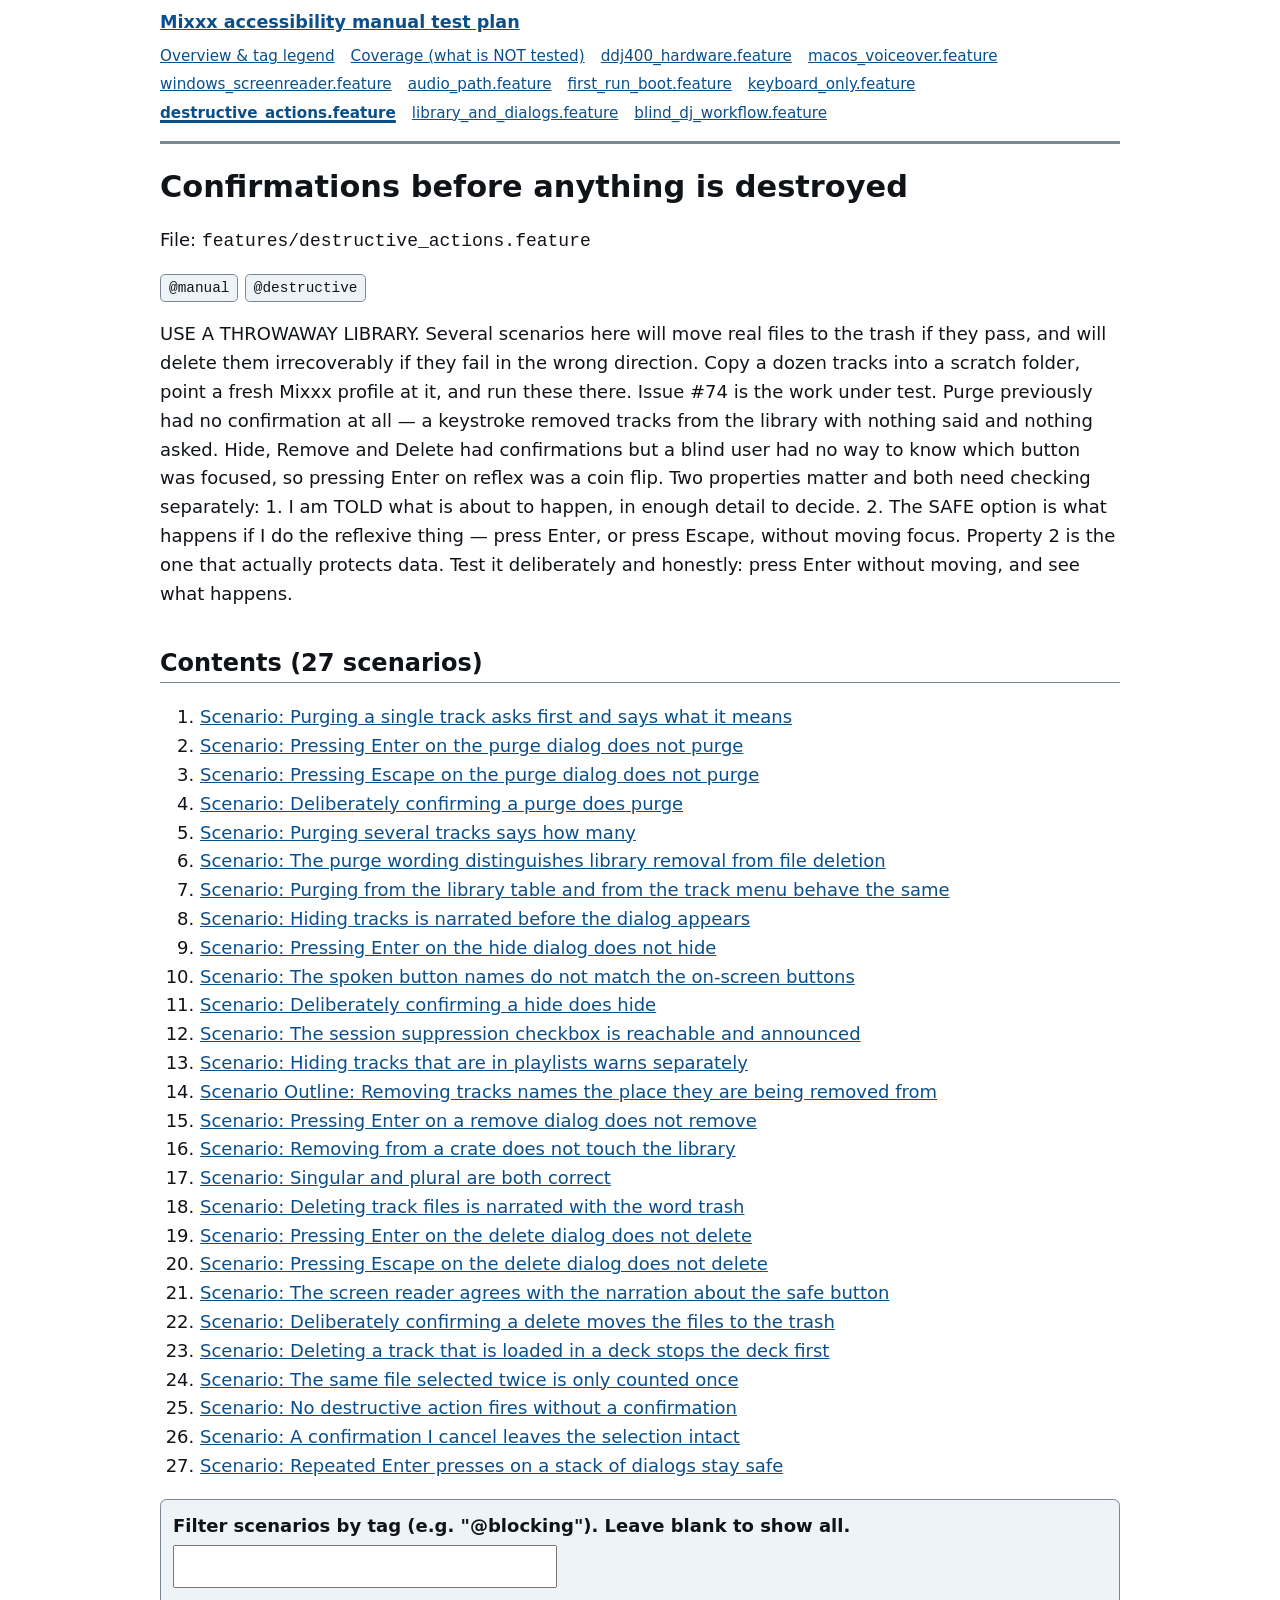
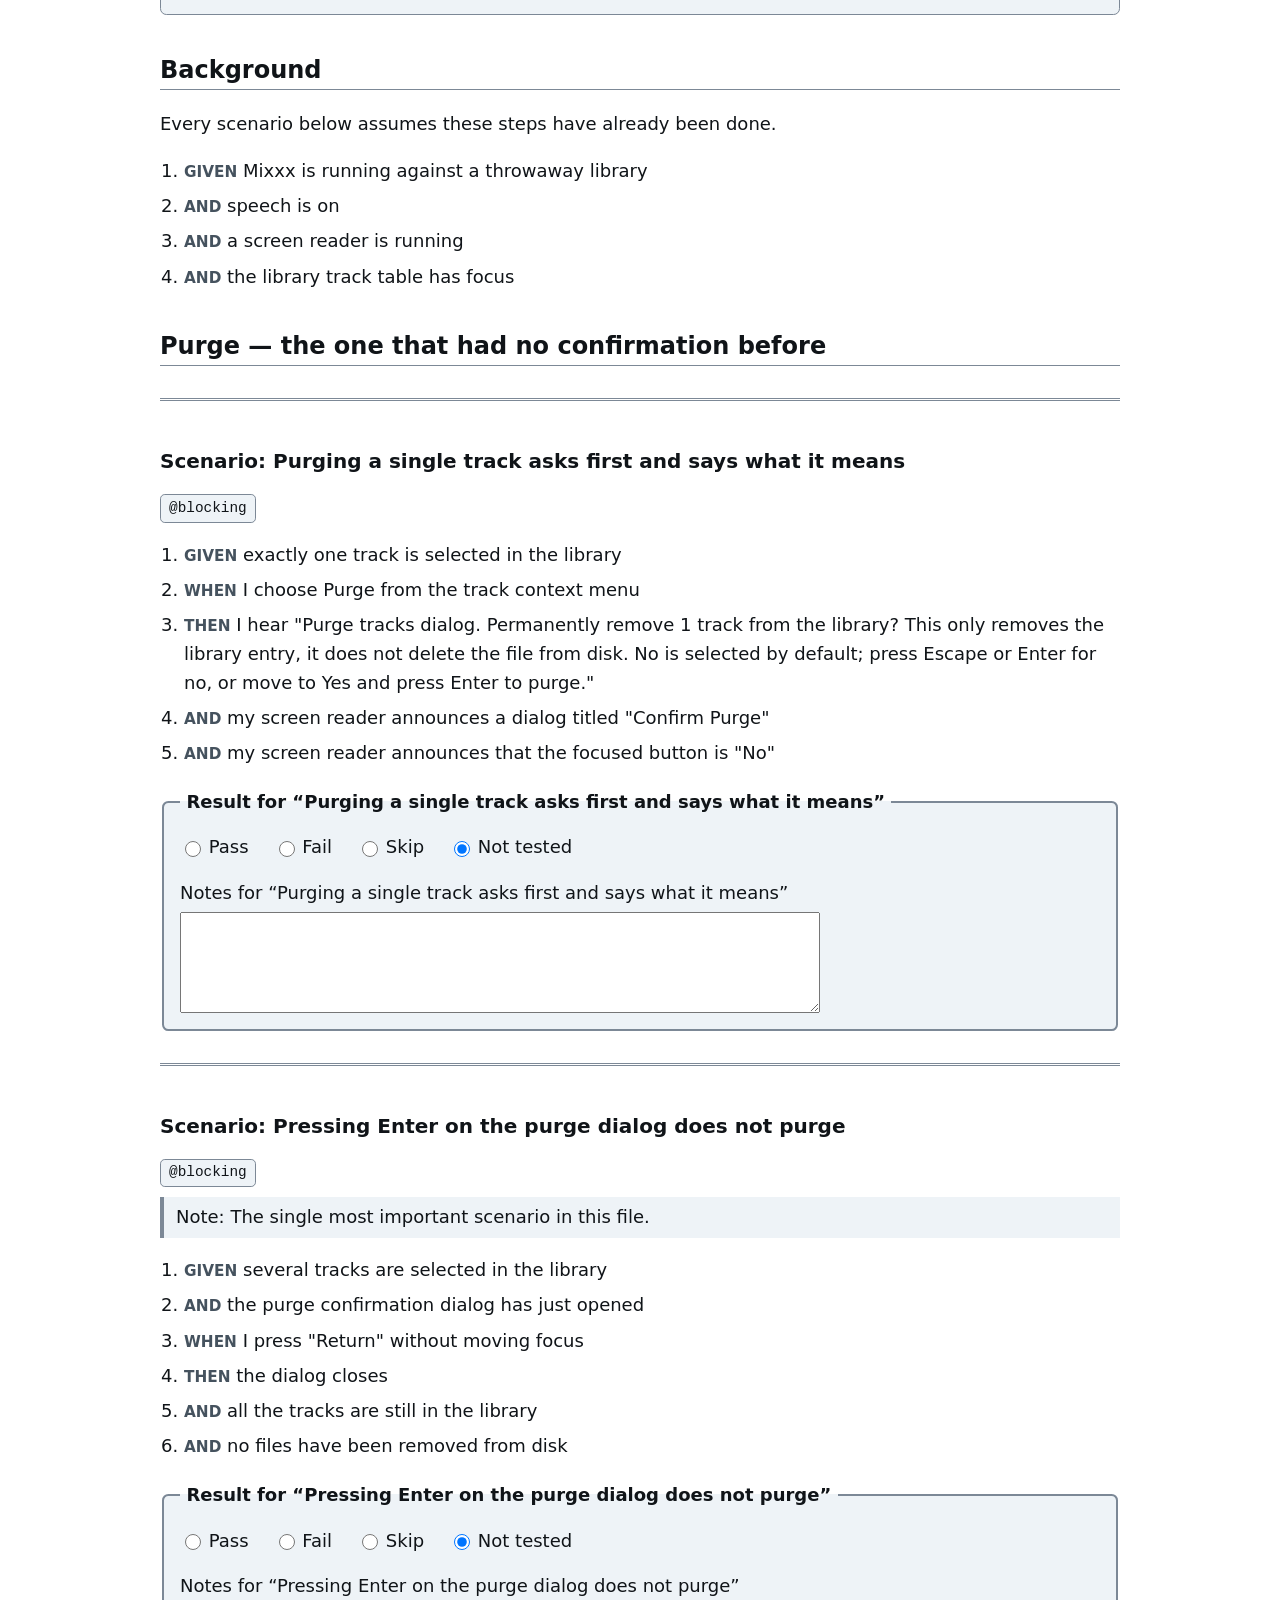
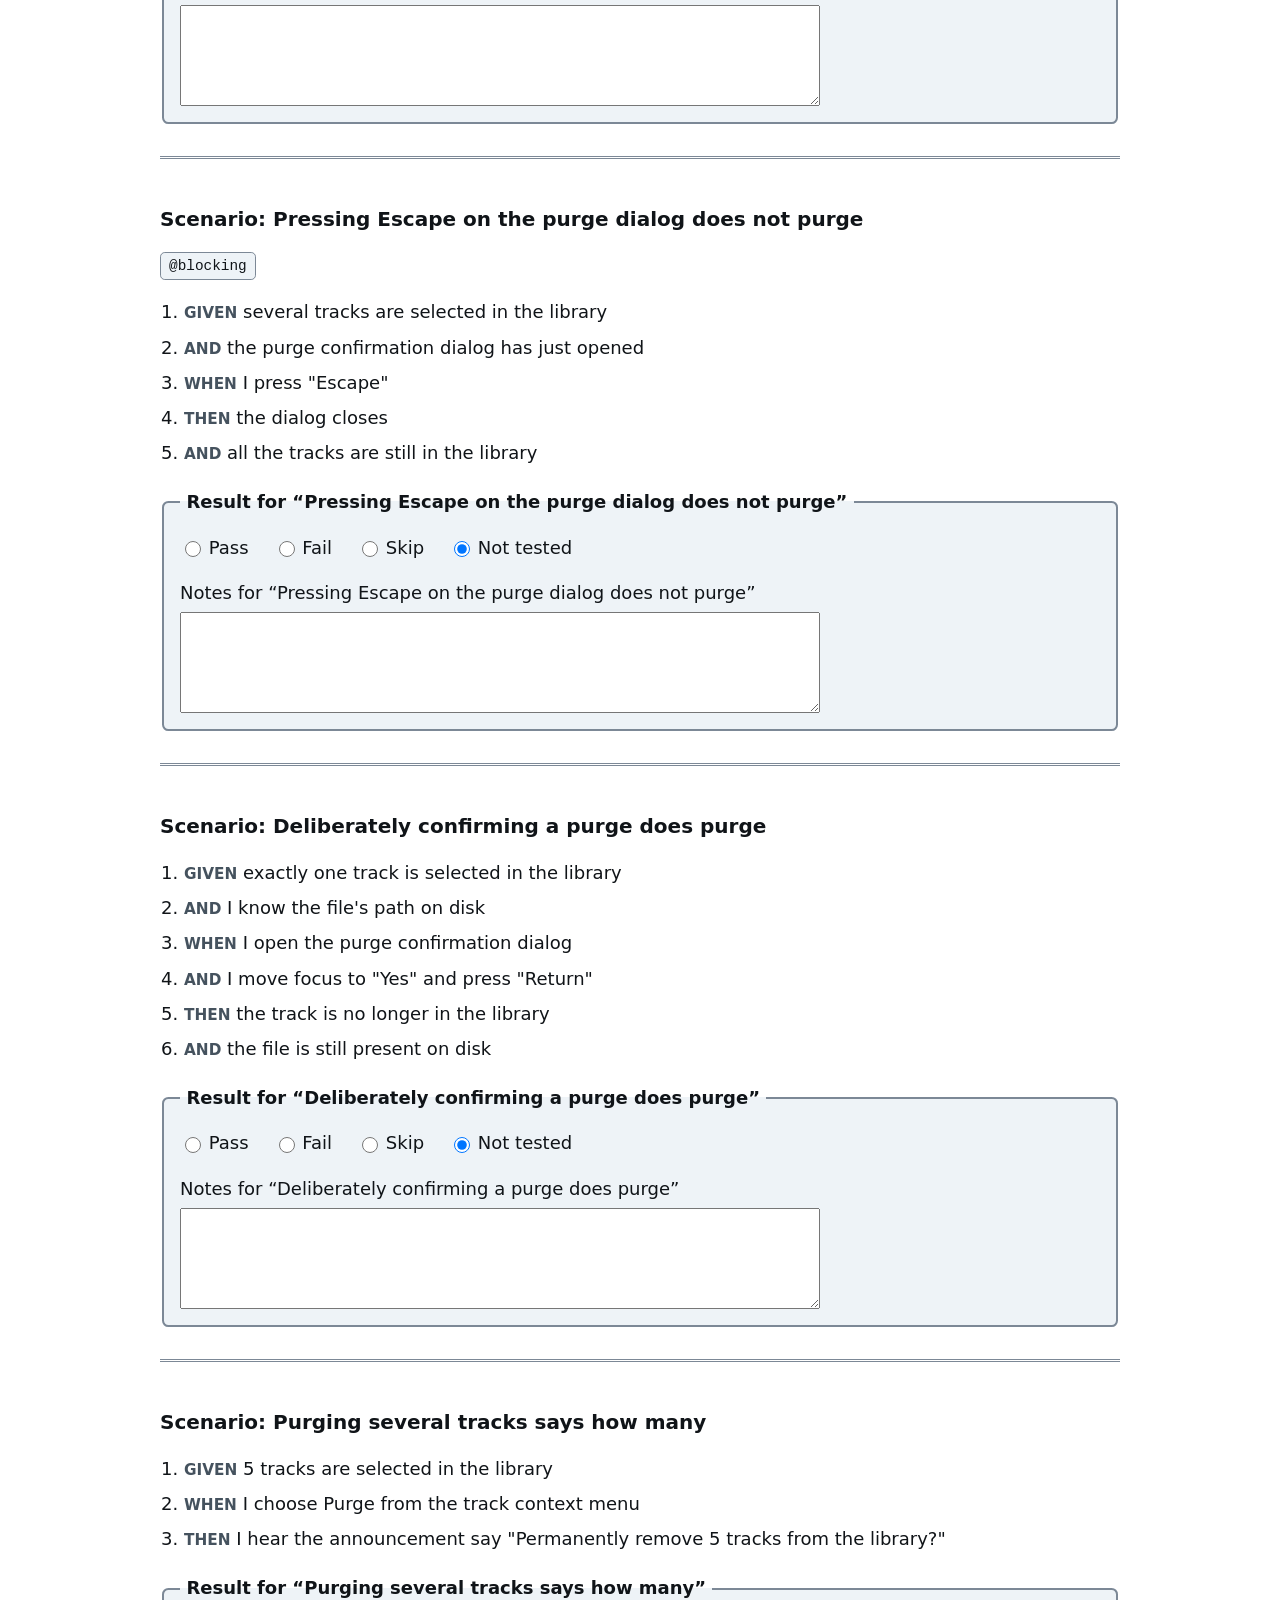
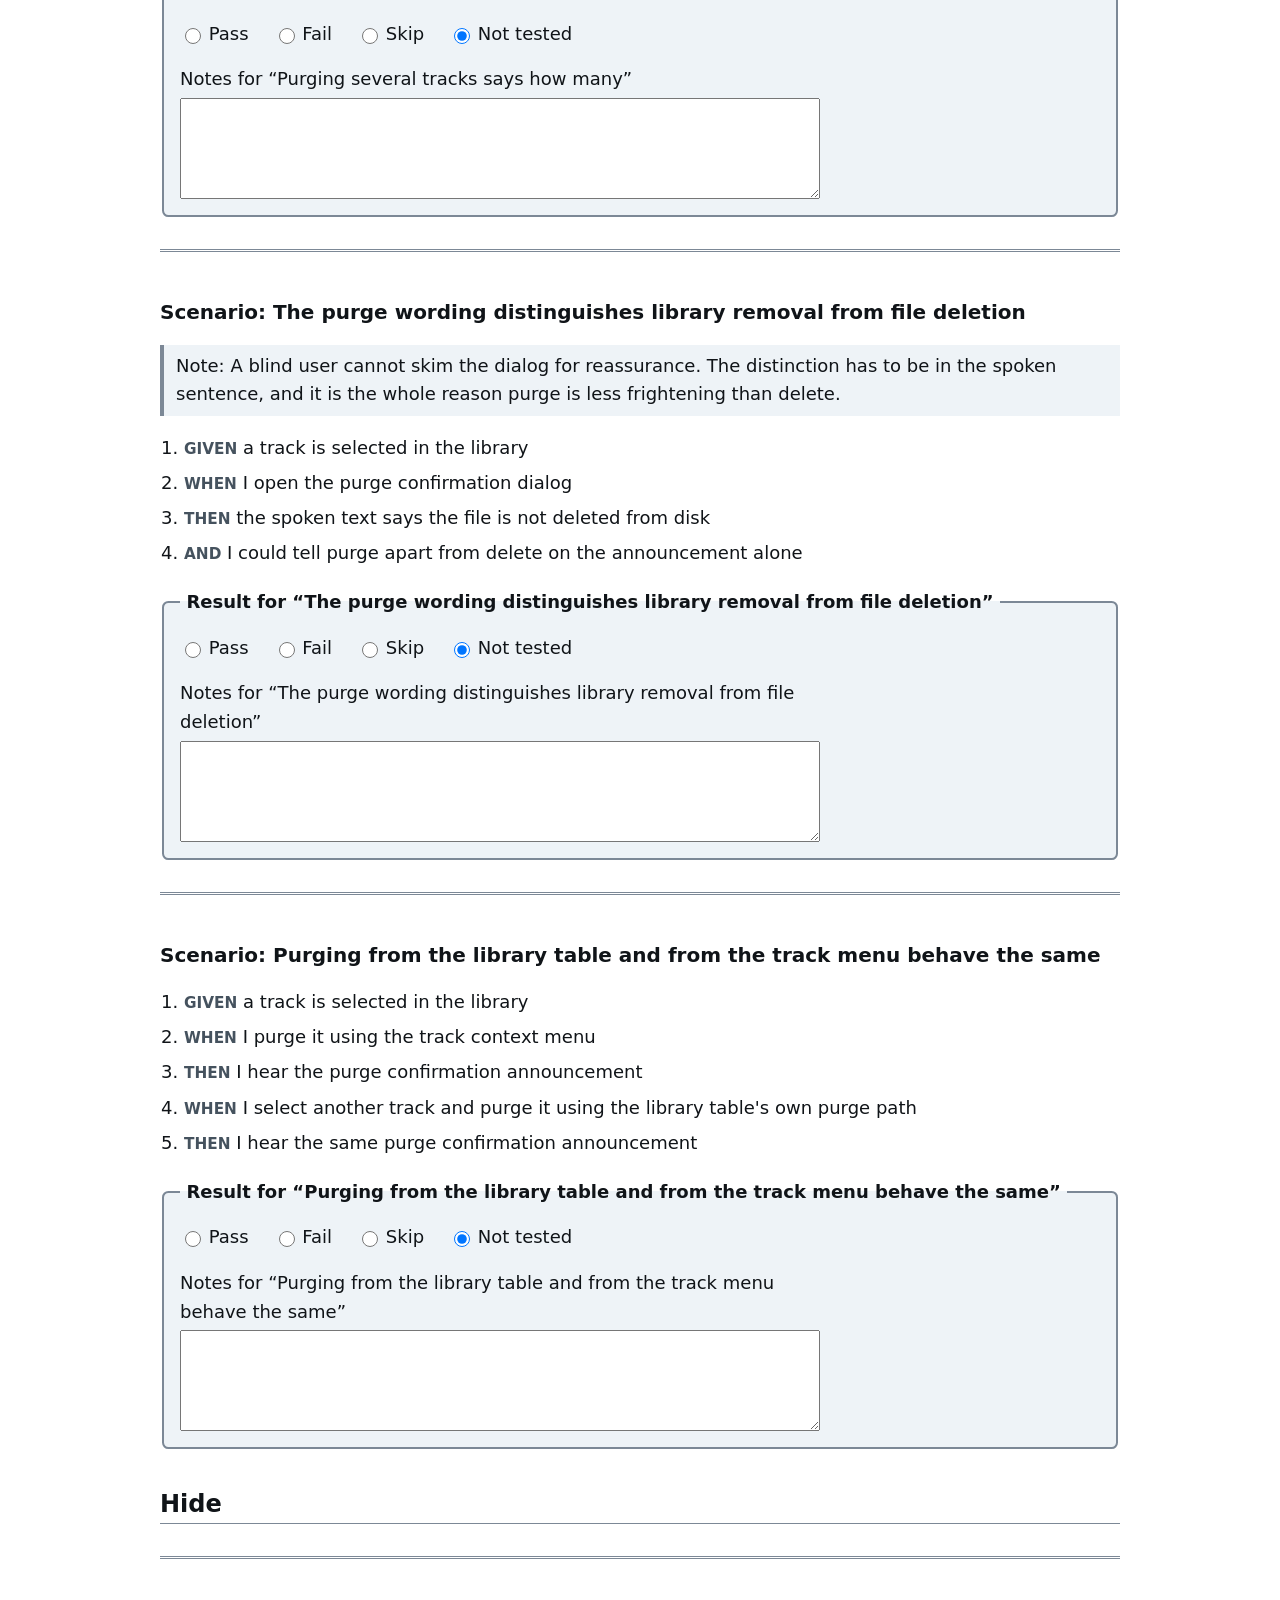
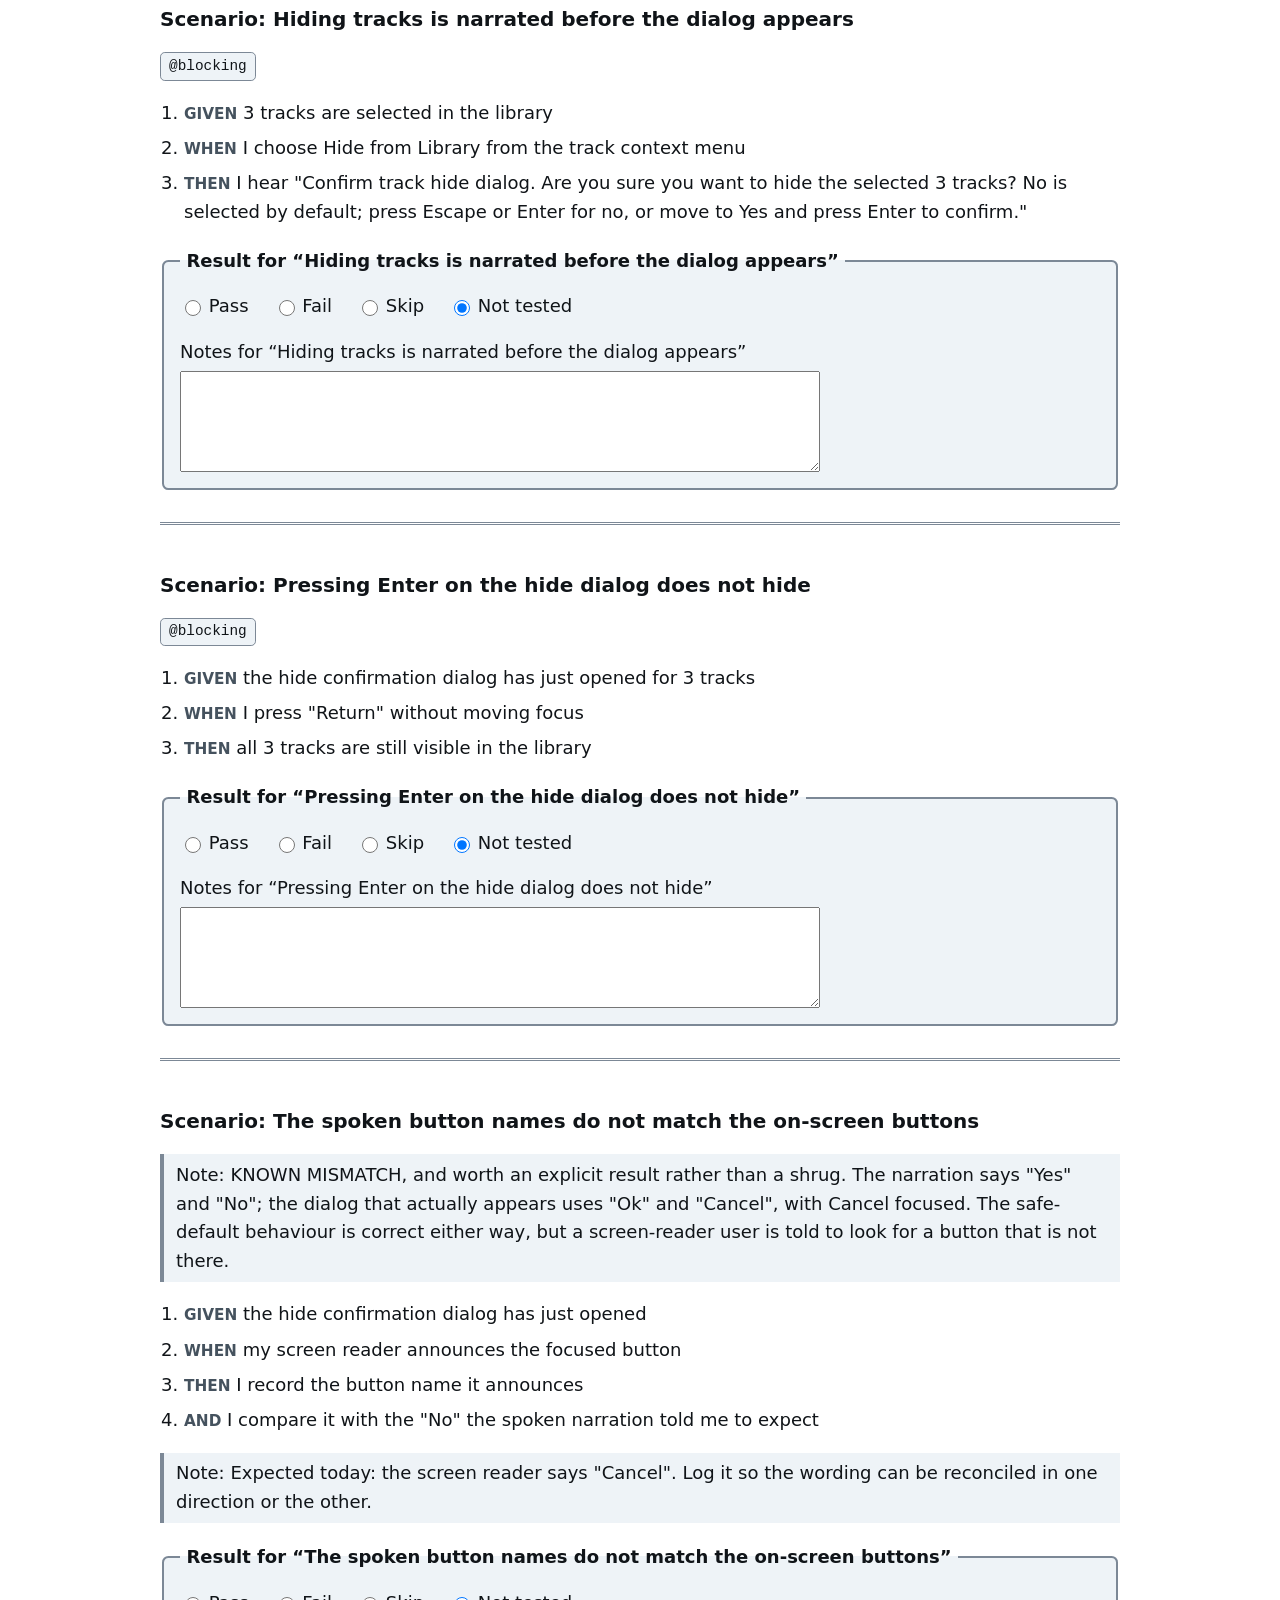
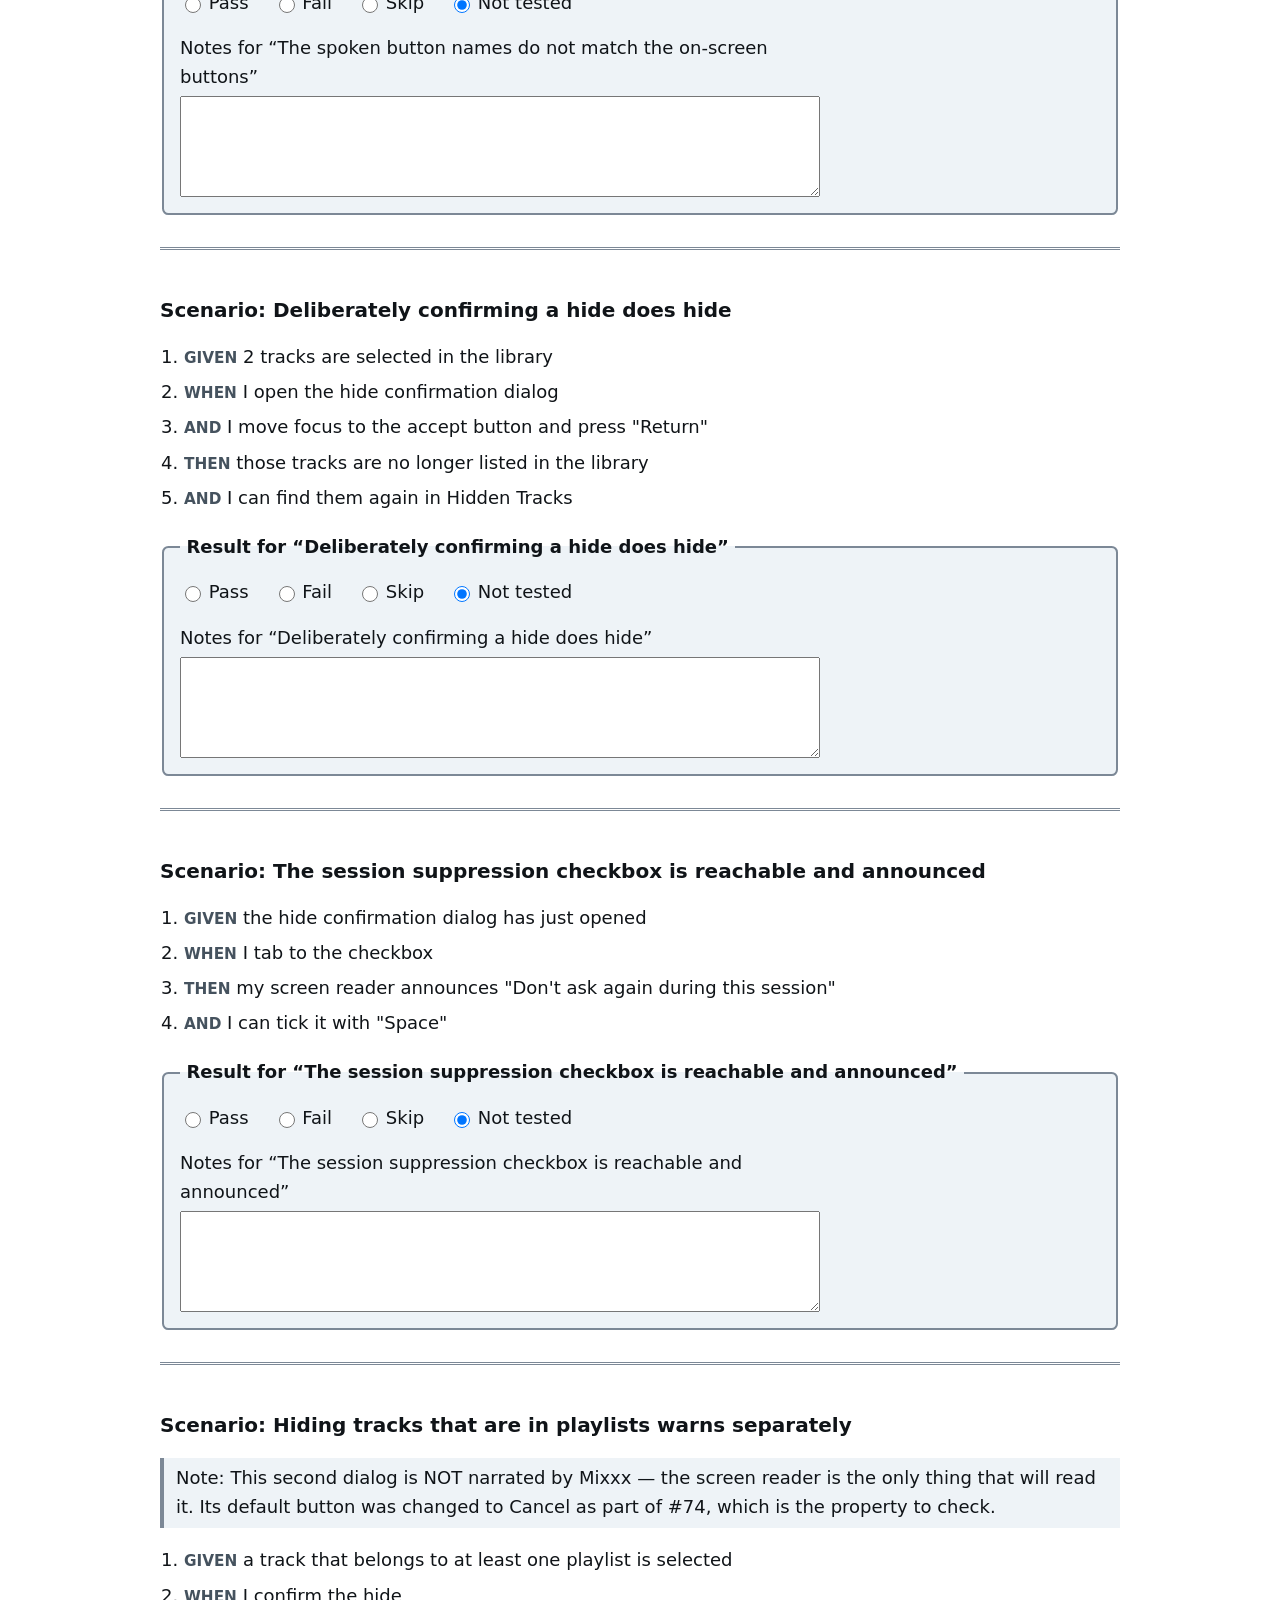
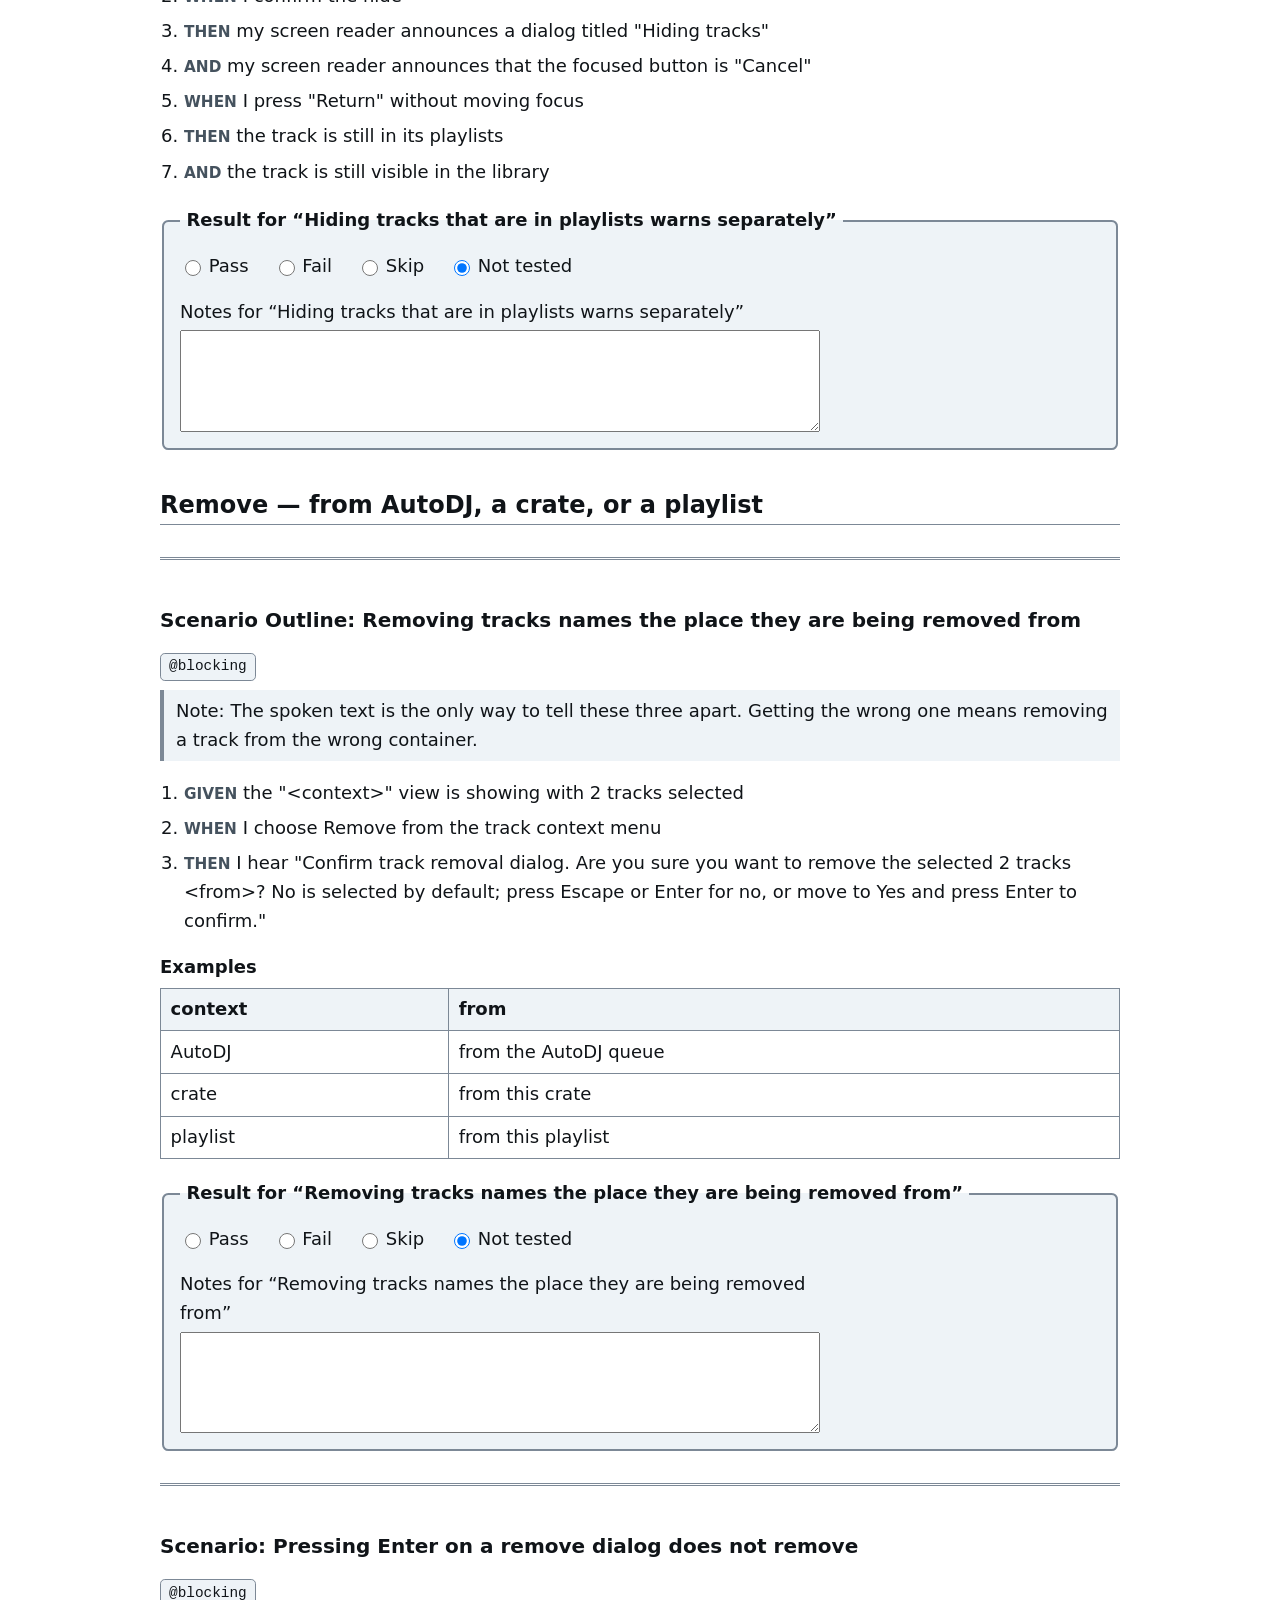
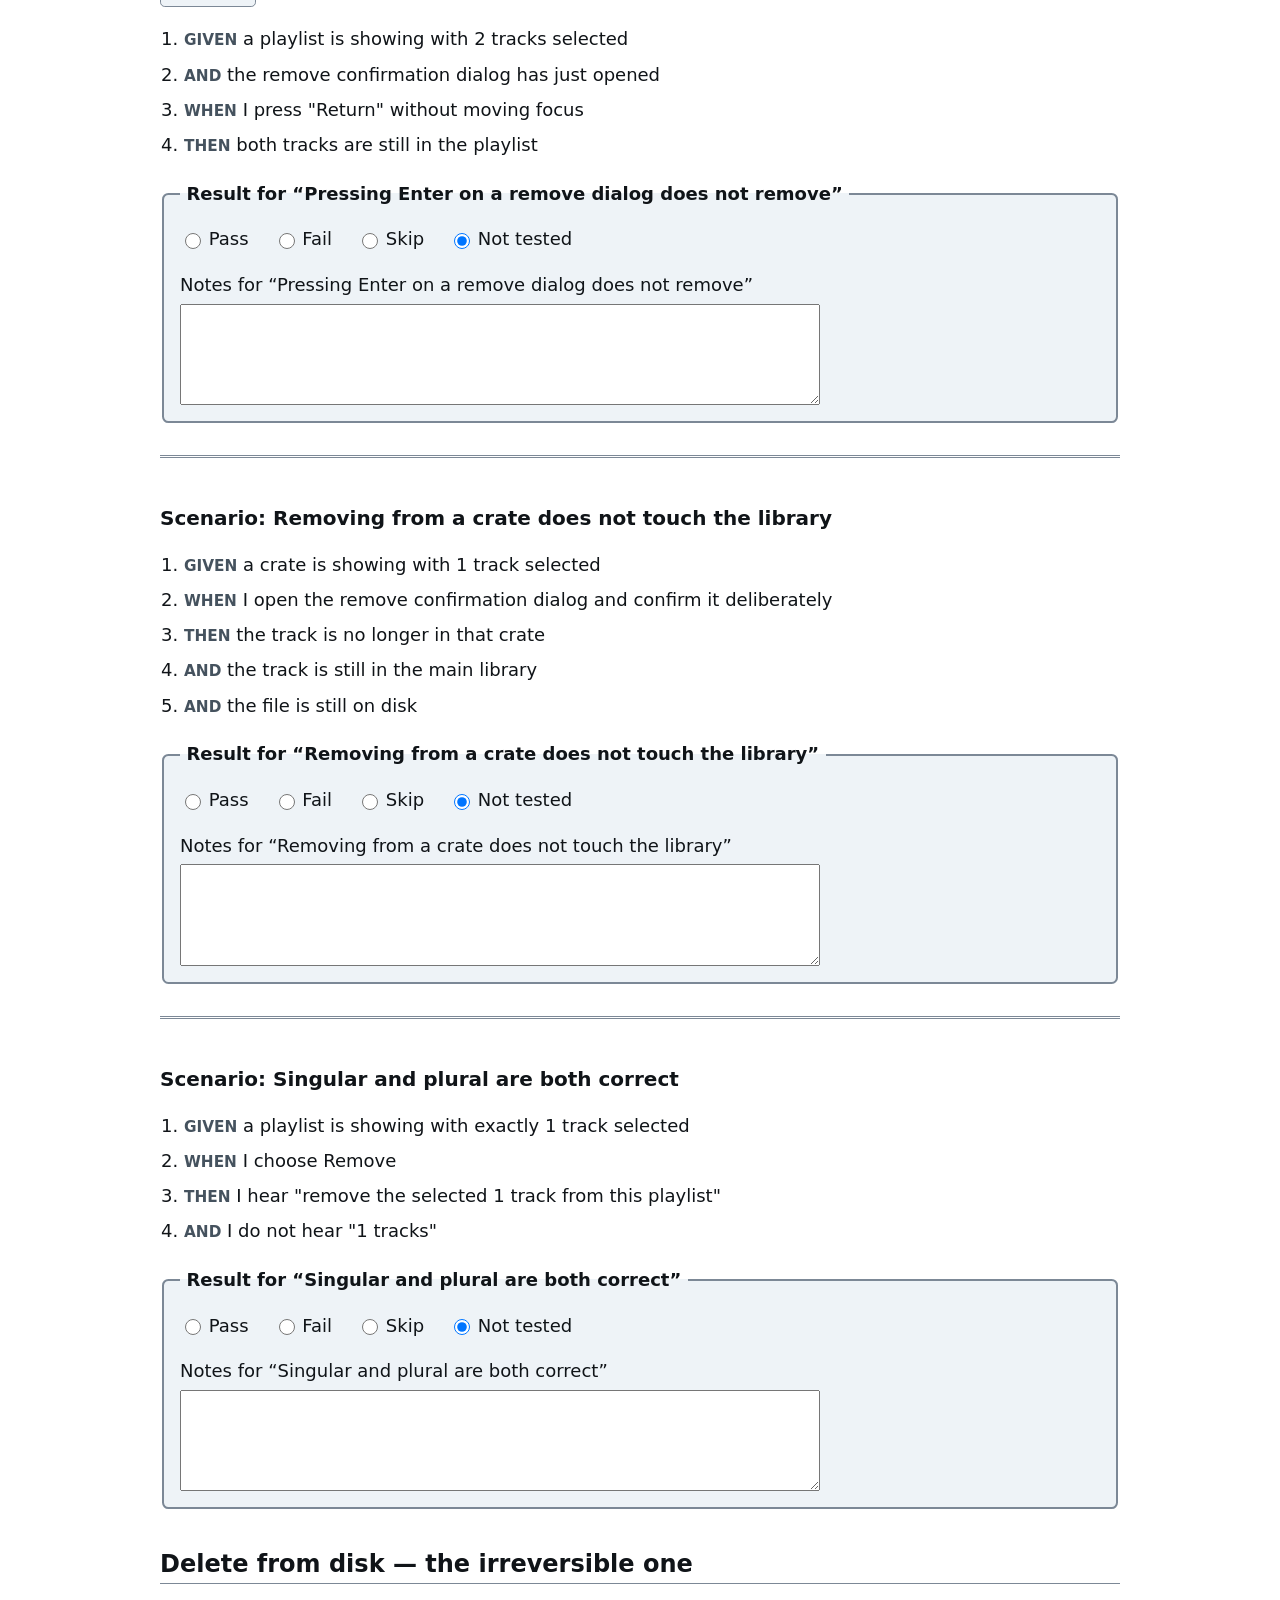
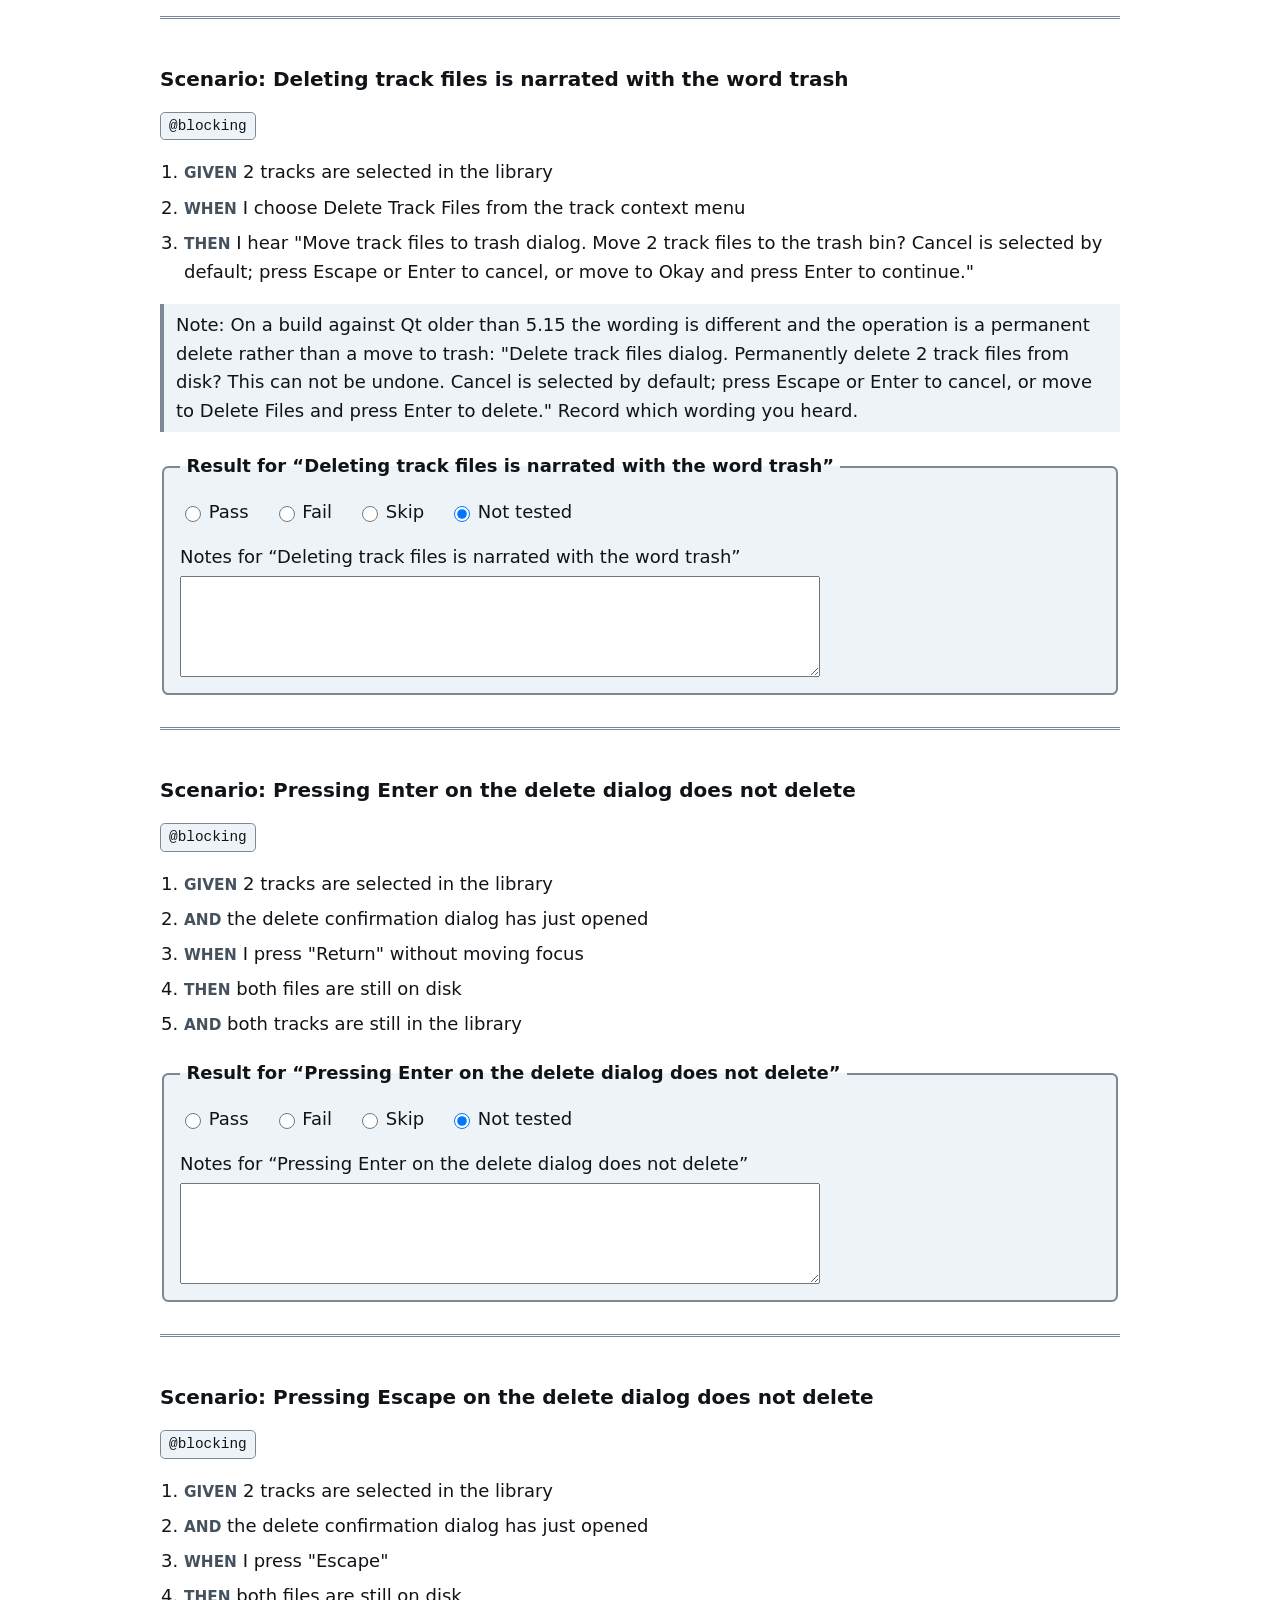
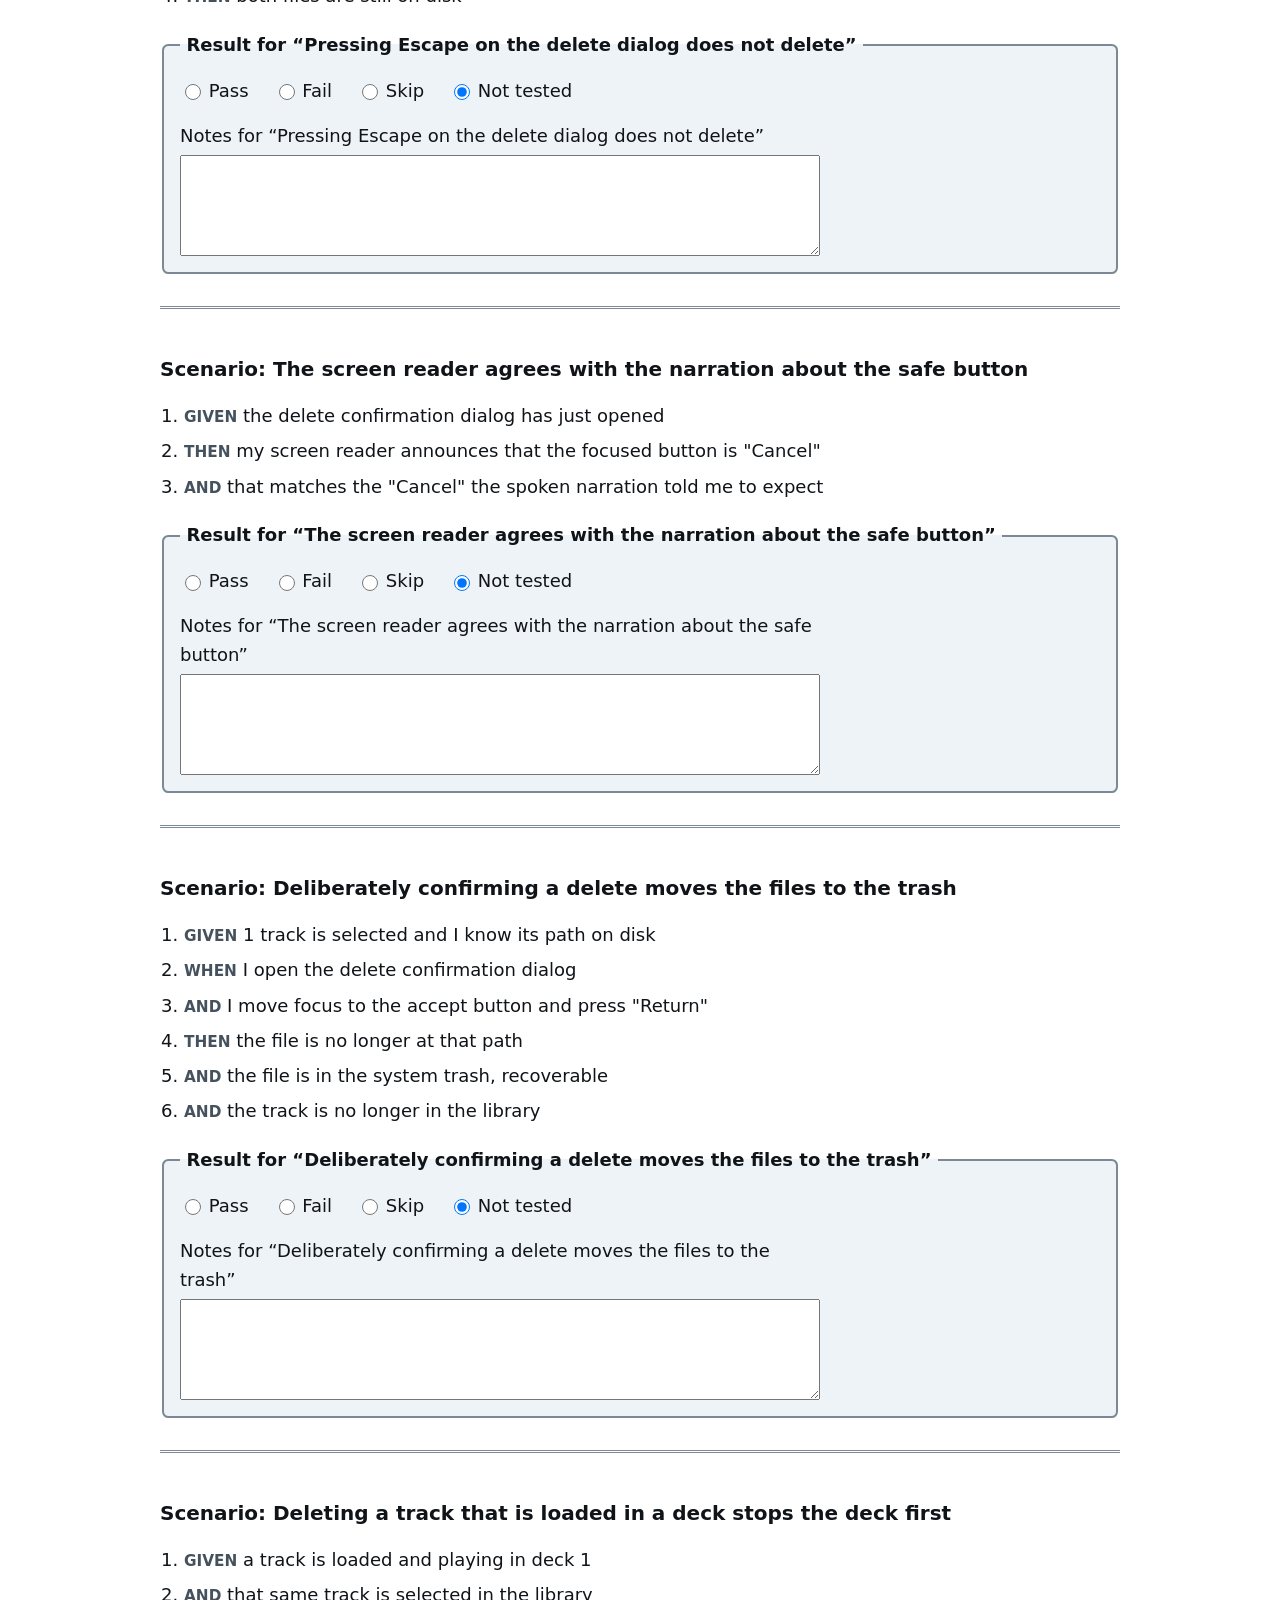
<file: features/html/destructive_actions.html>
<!DOCTYPE html>
<html lang="en">
<head>
<meta charset="utf-8">
<meta name="viewport" content="width=device-width, initial-scale=1">
<title>Confirmations before anything is destroyed — Mixxx accessibility test plan</title>
<link rel="stylesheet" href="style.css">

</head>
<body>
<a class="skip-link" href="#main">Skip to main content</a>
<header>
<p class="site-title"><a href="index.html">Mixxx accessibility manual test plan</a></p>
<nav aria-label='Test plan navigation'><ul><li><a href='index.html'>Overview &amp; tag legend</a></li><li><a href='coverage.html'>Coverage (what is NOT tested)</a></li><li><a href='ddj400_hardware.html'>ddj400_hardware.feature</a></li><li><a href='macos_voiceover.html'>macos_voiceover.feature</a></li><li><a href='windows_screenreader.html'>windows_screenreader.feature</a></li><li><a href='audio_path.html'>audio_path.feature</a></li><li><a href='first_run_boot.html'>first_run_boot.feature</a></li><li><a href='keyboard_only.html'>keyboard_only.feature</a></li><li><a href='destructive_actions.html' aria-current='page'>destructive_actions.feature</a></li><li><a href='library_and_dialogs.html'>library_and_dialogs.feature</a></li><li><a href='blind_dj_workflow.html'>blind_dj_workflow.feature</a></li></ul></nav>
</header>
<main id="main">
<h1>Confirmations before anything is destroyed</h1>
<p class='file-name'>File: <code>features/destructive_actions.feature</code></p>
<ul class="tags" aria-label="Tags"><li class="tag">@manual</li><li class="tag">@destructive</li></ul>
<p>USE A THROWAWAY LIBRARY. Several scenarios here will move real files to the trash if they pass, and will delete them irrecoverably if they fail in the wrong direction. Copy a dozen tracks into a scratch folder, point a fresh Mixxx profile at it, and run these there. Issue #74 is the work under test. Purge previously had no confirmation at all — a keystroke removed tracks from the library with nothing said and nothing asked. Hide, Remove and Delete had confirmations but a blind user had no way to know which button was focused, so pressing Enter on reflex was a coin flip. Two properties matter and both need checking separately: 1. I am TOLD what is about to happen, in enough detail to decide. 2. The SAFE option is what happens if I do the reflexive thing — press Enter, or press Escape, without moving focus. Property 2 is the one that actually protects data. Test it deliberately and honestly: press Enter without moving, and see what happens.</p>
<nav aria-label='Scenarios in this file'>
<h2>Contents (27 scenarios)</h2>
<ol>
<li><a href='#destructive_actions-s1-purging-a-single-track-asks-first-and-says-what-it-means'>Scenario: Purging a single track asks first and says what it means</a></li>
<li><a href='#destructive_actions-s2-pressing-enter-on-the-purge-dialog-does-not-purge'>Scenario: Pressing Enter on the purge dialog does not purge</a></li>
<li><a href='#destructive_actions-s3-pressing-escape-on-the-purge-dialog-does-not-purge'>Scenario: Pressing Escape on the purge dialog does not purge</a></li>
<li><a href='#destructive_actions-s4-deliberately-confirming-a-purge-does-purge'>Scenario: Deliberately confirming a purge does purge</a></li>
<li><a href='#destructive_actions-s5-purging-several-tracks-says-how-many'>Scenario: Purging several tracks says how many</a></li>
<li><a href='#destructive_actions-s6-the-purge-wording-distinguishes-library-removal-from-file-deletion'>Scenario: The purge wording distinguishes library removal from file deletion</a></li>
<li><a href='#destructive_actions-s7-purging-from-the-library-table-and-from-the-track-menu-behave-the-same'>Scenario: Purging from the library table and from the track menu behave the same</a></li>
<li><a href='#destructive_actions-s8-hiding-tracks-is-narrated-before-the-dialog-appears'>Scenario: Hiding tracks is narrated before the dialog appears</a></li>
<li><a href='#destructive_actions-s9-pressing-enter-on-the-hide-dialog-does-not-hide'>Scenario: Pressing Enter on the hide dialog does not hide</a></li>
<li><a href='#destructive_actions-s10-the-spoken-button-names-do-not-match-the-on-screen-buttons'>Scenario: The spoken button names do not match the on-screen buttons</a></li>
<li><a href='#destructive_actions-s11-deliberately-confirming-a-hide-does-hide'>Scenario: Deliberately confirming a hide does hide</a></li>
<li><a href='#destructive_actions-s12-the-session-suppression-checkbox-is-reachable-and-announced'>Scenario: The session suppression checkbox is reachable and announced</a></li>
<li><a href='#destructive_actions-s13-hiding-tracks-that-are-in-playlists-warns-separately'>Scenario: Hiding tracks that are in playlists warns separately</a></li>
<li><a href='#destructive_actions-s14-removing-tracks-names-the-place-they-are-being-removed-from'>Scenario Outline: Removing tracks names the place they are being removed from</a></li>
<li><a href='#destructive_actions-s15-pressing-enter-on-a-remove-dialog-does-not-remove'>Scenario: Pressing Enter on a remove dialog does not remove</a></li>
<li><a href='#destructive_actions-s16-removing-from-a-crate-does-not-touch-the-library'>Scenario: Removing from a crate does not touch the library</a></li>
<li><a href='#destructive_actions-s17-singular-and-plural-are-both-correct'>Scenario: Singular and plural are both correct</a></li>
<li><a href='#destructive_actions-s18-deleting-track-files-is-narrated-with-the-word-trash'>Scenario: Deleting track files is narrated with the word trash</a></li>
<li><a href='#destructive_actions-s19-pressing-enter-on-the-delete-dialog-does-not-delete'>Scenario: Pressing Enter on the delete dialog does not delete</a></li>
<li><a href='#destructive_actions-s20-pressing-escape-on-the-delete-dialog-does-not-delete'>Scenario: Pressing Escape on the delete dialog does not delete</a></li>
<li><a href='#destructive_actions-s21-the-screen-reader-agrees-with-the-narration-about-the-safe-button'>Scenario: The screen reader agrees with the narration about the safe button</a></li>
<li><a href='#destructive_actions-s22-deliberately-confirming-a-delete-moves-the-files-to-the-trash'>Scenario: Deliberately confirming a delete moves the files to the trash</a></li>
<li><a href='#destructive_actions-s23-deleting-a-track-that-is-loaded-in-a-deck-stops-the-deck-first'>Scenario: Deleting a track that is loaded in a deck stops the deck first</a></li>
<li><a href='#destructive_actions-s24-the-same-file-selected-twice-is-only-counted-once'>Scenario: The same file selected twice is only counted once</a></li>
<li><a href='#destructive_actions-s25-no-destructive-action-fires-without-a-confirmation'>Scenario: No destructive action fires without a confirmation</a></li>
<li><a href='#destructive_actions-s26-a-confirmation-i-cancel-leaves-the-selection-intact'>Scenario: A confirmation I cancel leaves the selection intact</a></li>
<li><a href='#destructive_actions-s27-repeated-enter-presses-on-a-stack-of-dialogs-stay-safe'>Scenario: Repeated Enter presses on a stack of dialogs stay safe</a></li>
</ol>
</nav>
<section aria-labelledby='background-heading'>
<h2 id='background-heading'>Background</h2>
<p>Every scenario below assumes these steps have already been done.</p>
<ol class='steps'><li><span class='keyword'>Given</span> Mixxx is running against a throwaway library</li><li><span class='keyword'>And</span> speech is on</li><li><span class='keyword'>And</span> a screen reader is running</li><li><span class='keyword'>And</span> the library track table has focus</li></ol>
</section>
<section aria-labelledby='destructive_actions-section-purge-the-one-that-had-no-confirmation-before'>
<h2 id='destructive_actions-section-purge-the-one-that-had-no-confirmation-before'>Purge — the one that had no confirmation before</h2>

<article class='scenario' id='destructive_actions-s1-purging-a-single-track-asks-first-and-says-what-it-means' data-tags='@blocking'>
<h3>Scenario: Purging a single track asks first and says what it means</h3>
<ul class="tags" aria-label="Tags"><li class="tag">@blocking</li></ul>
<ol class='steps'><li><span class='keyword'>Given</span> exactly one track is selected in the library</li><li><span class='keyword'>When</span> I choose Purge from the track context menu</li><li><span class='keyword'>Then</span> I hear "Purge tracks dialog. Permanently remove 1 track from the library? This only removes the library entry, it does not delete the file from disk. No is selected by default; press Escape or Enter for no, or move to Yes and press Enter to purge."</li><li><span class='keyword'>And</span> my screen reader announces a dialog titled "Confirm Purge"</li><li><span class='keyword'>And</span> my screen reader announces that the focused button is "No"</li></ol>
<fieldset class='result'>
<legend>Result for &ldquo;Purging a single track asks first and says what it means&rdquo;</legend>
<span class='radio-option'><input type='radio' id='destructive_actions-s1-purging-a-single-track-asks-first-and-says-what-it-means-pass' name='destructive_actions-s1-purging-a-single-track-asks-first-and-says-what-it-means-result' value='pass' data-persist-key='destructive_actions::destructive_actions-s1-purging-a-single-track-asks-first-and-says-what-it-means::result'><label for='destructive_actions-s1-purging-a-single-track-asks-first-and-says-what-it-means-pass'>Pass</label></span>
<span class='radio-option'><input type='radio' id='destructive_actions-s1-purging-a-single-track-asks-first-and-says-what-it-means-fail' name='destructive_actions-s1-purging-a-single-track-asks-first-and-says-what-it-means-result' value='fail' data-persist-key='destructive_actions::destructive_actions-s1-purging-a-single-track-asks-first-and-says-what-it-means::result'><label for='destructive_actions-s1-purging-a-single-track-asks-first-and-says-what-it-means-fail'>Fail</label></span>
<span class='radio-option'><input type='radio' id='destructive_actions-s1-purging-a-single-track-asks-first-and-says-what-it-means-skip' name='destructive_actions-s1-purging-a-single-track-asks-first-and-says-what-it-means-result' value='skip' data-persist-key='destructive_actions::destructive_actions-s1-purging-a-single-track-asks-first-and-says-what-it-means::result'><label for='destructive_actions-s1-purging-a-single-track-asks-first-and-says-what-it-means-skip'>Skip</label></span>
<span class='radio-option'><input type='radio' id='destructive_actions-s1-purging-a-single-track-asks-first-and-says-what-it-means-not-tested' name='destructive_actions-s1-purging-a-single-track-asks-first-and-says-what-it-means-result' value='not-tested' data-persist-key='destructive_actions::destructive_actions-s1-purging-a-single-track-asks-first-and-says-what-it-means::result' checked><label for='destructive_actions-s1-purging-a-single-track-asks-first-and-says-what-it-means-not-tested'>Not tested</label></span>
<div class='notes-field'><label for='destructive_actions-s1-purging-a-single-track-asks-first-and-says-what-it-means-notes'>Notes for &ldquo;Purging a single track asks first and says what it means&rdquo;</label>
<textarea id='destructive_actions-s1-purging-a-single-track-asks-first-and-says-what-it-means-notes' data-persist-key='destructive_actions::destructive_actions-s1-purging-a-single-track-asks-first-and-says-what-it-means::notes' rows='3'></textarea></div>
</fieldset>
</article>
<article class='scenario' id='destructive_actions-s2-pressing-enter-on-the-purge-dialog-does-not-purge' data-tags='@blocking'>
<h3>Scenario: Pressing Enter on the purge dialog does not purge</h3>
<ul class="tags" aria-label="Tags"><li class="tag">@blocking</li></ul>
<p class="step-note">Note: The single most important scenario in this file.</p>
<ol class='steps'><li><span class='keyword'>Given</span> several tracks are selected in the library</li><li><span class='keyword'>And</span> the purge confirmation dialog has just opened</li><li><span class='keyword'>When</span> I press "Return" without moving focus</li><li><span class='keyword'>Then</span> the dialog closes</li><li><span class='keyword'>And</span> all the tracks are still in the library</li><li><span class='keyword'>And</span> no files have been removed from disk</li></ol>
<fieldset class='result'>
<legend>Result for &ldquo;Pressing Enter on the purge dialog does not purge&rdquo;</legend>
<span class='radio-option'><input type='radio' id='destructive_actions-s2-pressing-enter-on-the-purge-dialog-does-not-purge-pass' name='destructive_actions-s2-pressing-enter-on-the-purge-dialog-does-not-purge-result' value='pass' data-persist-key='destructive_actions::destructive_actions-s2-pressing-enter-on-the-purge-dialog-does-not-purge::result'><label for='destructive_actions-s2-pressing-enter-on-the-purge-dialog-does-not-purge-pass'>Pass</label></span>
<span class='radio-option'><input type='radio' id='destructive_actions-s2-pressing-enter-on-the-purge-dialog-does-not-purge-fail' name='destructive_actions-s2-pressing-enter-on-the-purge-dialog-does-not-purge-result' value='fail' data-persist-key='destructive_actions::destructive_actions-s2-pressing-enter-on-the-purge-dialog-does-not-purge::result'><label for='destructive_actions-s2-pressing-enter-on-the-purge-dialog-does-not-purge-fail'>Fail</label></span>
<span class='radio-option'><input type='radio' id='destructive_actions-s2-pressing-enter-on-the-purge-dialog-does-not-purge-skip' name='destructive_actions-s2-pressing-enter-on-the-purge-dialog-does-not-purge-result' value='skip' data-persist-key='destructive_actions::destructive_actions-s2-pressing-enter-on-the-purge-dialog-does-not-purge::result'><label for='destructive_actions-s2-pressing-enter-on-the-purge-dialog-does-not-purge-skip'>Skip</label></span>
<span class='radio-option'><input type='radio' id='destructive_actions-s2-pressing-enter-on-the-purge-dialog-does-not-purge-not-tested' name='destructive_actions-s2-pressing-enter-on-the-purge-dialog-does-not-purge-result' value='not-tested' data-persist-key='destructive_actions::destructive_actions-s2-pressing-enter-on-the-purge-dialog-does-not-purge::result' checked><label for='destructive_actions-s2-pressing-enter-on-the-purge-dialog-does-not-purge-not-tested'>Not tested</label></span>
<div class='notes-field'><label for='destructive_actions-s2-pressing-enter-on-the-purge-dialog-does-not-purge-notes'>Notes for &ldquo;Pressing Enter on the purge dialog does not purge&rdquo;</label>
<textarea id='destructive_actions-s2-pressing-enter-on-the-purge-dialog-does-not-purge-notes' data-persist-key='destructive_actions::destructive_actions-s2-pressing-enter-on-the-purge-dialog-does-not-purge::notes' rows='3'></textarea></div>
</fieldset>
</article>
<article class='scenario' id='destructive_actions-s3-pressing-escape-on-the-purge-dialog-does-not-purge' data-tags='@blocking'>
<h3>Scenario: Pressing Escape on the purge dialog does not purge</h3>
<ul class="tags" aria-label="Tags"><li class="tag">@blocking</li></ul>
<ol class='steps'><li><span class='keyword'>Given</span> several tracks are selected in the library</li><li><span class='keyword'>And</span> the purge confirmation dialog has just opened</li><li><span class='keyword'>When</span> I press "Escape"</li><li><span class='keyword'>Then</span> the dialog closes</li><li><span class='keyword'>And</span> all the tracks are still in the library</li></ol>
<fieldset class='result'>
<legend>Result for &ldquo;Pressing Escape on the purge dialog does not purge&rdquo;</legend>
<span class='radio-option'><input type='radio' id='destructive_actions-s3-pressing-escape-on-the-purge-dialog-does-not-purge-pass' name='destructive_actions-s3-pressing-escape-on-the-purge-dialog-does-not-purge-result' value='pass' data-persist-key='destructive_actions::destructive_actions-s3-pressing-escape-on-the-purge-dialog-does-not-purge::result'><label for='destructive_actions-s3-pressing-escape-on-the-purge-dialog-does-not-purge-pass'>Pass</label></span>
<span class='radio-option'><input type='radio' id='destructive_actions-s3-pressing-escape-on-the-purge-dialog-does-not-purge-fail' name='destructive_actions-s3-pressing-escape-on-the-purge-dialog-does-not-purge-result' value='fail' data-persist-key='destructive_actions::destructive_actions-s3-pressing-escape-on-the-purge-dialog-does-not-purge::result'><label for='destructive_actions-s3-pressing-escape-on-the-purge-dialog-does-not-purge-fail'>Fail</label></span>
<span class='radio-option'><input type='radio' id='destructive_actions-s3-pressing-escape-on-the-purge-dialog-does-not-purge-skip' name='destructive_actions-s3-pressing-escape-on-the-purge-dialog-does-not-purge-result' value='skip' data-persist-key='destructive_actions::destructive_actions-s3-pressing-escape-on-the-purge-dialog-does-not-purge::result'><label for='destructive_actions-s3-pressing-escape-on-the-purge-dialog-does-not-purge-skip'>Skip</label></span>
<span class='radio-option'><input type='radio' id='destructive_actions-s3-pressing-escape-on-the-purge-dialog-does-not-purge-not-tested' name='destructive_actions-s3-pressing-escape-on-the-purge-dialog-does-not-purge-result' value='not-tested' data-persist-key='destructive_actions::destructive_actions-s3-pressing-escape-on-the-purge-dialog-does-not-purge::result' checked><label for='destructive_actions-s3-pressing-escape-on-the-purge-dialog-does-not-purge-not-tested'>Not tested</label></span>
<div class='notes-field'><label for='destructive_actions-s3-pressing-escape-on-the-purge-dialog-does-not-purge-notes'>Notes for &ldquo;Pressing Escape on the purge dialog does not purge&rdquo;</label>
<textarea id='destructive_actions-s3-pressing-escape-on-the-purge-dialog-does-not-purge-notes' data-persist-key='destructive_actions::destructive_actions-s3-pressing-escape-on-the-purge-dialog-does-not-purge::notes' rows='3'></textarea></div>
</fieldset>
</article>
<article class='scenario' id='destructive_actions-s4-deliberately-confirming-a-purge-does-purge' data-tags=''>
<h3>Scenario: Deliberately confirming a purge does purge</h3>

<ol class='steps'><li><span class='keyword'>Given</span> exactly one track is selected in the library</li><li><span class='keyword'>And</span> I know the file's path on disk</li><li><span class='keyword'>When</span> I open the purge confirmation dialog</li><li><span class='keyword'>And</span> I move focus to "Yes" and press "Return"</li><li><span class='keyword'>Then</span> the track is no longer in the library</li><li><span class='keyword'>And</span> the file is still present on disk</li></ol>
<fieldset class='result'>
<legend>Result for &ldquo;Deliberately confirming a purge does purge&rdquo;</legend>
<span class='radio-option'><input type='radio' id='destructive_actions-s4-deliberately-confirming-a-purge-does-purge-pass' name='destructive_actions-s4-deliberately-confirming-a-purge-does-purge-result' value='pass' data-persist-key='destructive_actions::destructive_actions-s4-deliberately-confirming-a-purge-does-purge::result'><label for='destructive_actions-s4-deliberately-confirming-a-purge-does-purge-pass'>Pass</label></span>
<span class='radio-option'><input type='radio' id='destructive_actions-s4-deliberately-confirming-a-purge-does-purge-fail' name='destructive_actions-s4-deliberately-confirming-a-purge-does-purge-result' value='fail' data-persist-key='destructive_actions::destructive_actions-s4-deliberately-confirming-a-purge-does-purge::result'><label for='destructive_actions-s4-deliberately-confirming-a-purge-does-purge-fail'>Fail</label></span>
<span class='radio-option'><input type='radio' id='destructive_actions-s4-deliberately-confirming-a-purge-does-purge-skip' name='destructive_actions-s4-deliberately-confirming-a-purge-does-purge-result' value='skip' data-persist-key='destructive_actions::destructive_actions-s4-deliberately-confirming-a-purge-does-purge::result'><label for='destructive_actions-s4-deliberately-confirming-a-purge-does-purge-skip'>Skip</label></span>
<span class='radio-option'><input type='radio' id='destructive_actions-s4-deliberately-confirming-a-purge-does-purge-not-tested' name='destructive_actions-s4-deliberately-confirming-a-purge-does-purge-result' value='not-tested' data-persist-key='destructive_actions::destructive_actions-s4-deliberately-confirming-a-purge-does-purge::result' checked><label for='destructive_actions-s4-deliberately-confirming-a-purge-does-purge-not-tested'>Not tested</label></span>
<div class='notes-field'><label for='destructive_actions-s4-deliberately-confirming-a-purge-does-purge-notes'>Notes for &ldquo;Deliberately confirming a purge does purge&rdquo;</label>
<textarea id='destructive_actions-s4-deliberately-confirming-a-purge-does-purge-notes' data-persist-key='destructive_actions::destructive_actions-s4-deliberately-confirming-a-purge-does-purge::notes' rows='3'></textarea></div>
</fieldset>
</article>
<article class='scenario' id='destructive_actions-s5-purging-several-tracks-says-how-many' data-tags=''>
<h3>Scenario: Purging several tracks says how many</h3>

<ol class='steps'><li><span class='keyword'>Given</span> 5 tracks are selected in the library</li><li><span class='keyword'>When</span> I choose Purge from the track context menu</li><li><span class='keyword'>Then</span> I hear the announcement say "Permanently remove 5 tracks from the library?"</li></ol>
<fieldset class='result'>
<legend>Result for &ldquo;Purging several tracks says how many&rdquo;</legend>
<span class='radio-option'><input type='radio' id='destructive_actions-s5-purging-several-tracks-says-how-many-pass' name='destructive_actions-s5-purging-several-tracks-says-how-many-result' value='pass' data-persist-key='destructive_actions::destructive_actions-s5-purging-several-tracks-says-how-many::result'><label for='destructive_actions-s5-purging-several-tracks-says-how-many-pass'>Pass</label></span>
<span class='radio-option'><input type='radio' id='destructive_actions-s5-purging-several-tracks-says-how-many-fail' name='destructive_actions-s5-purging-several-tracks-says-how-many-result' value='fail' data-persist-key='destructive_actions::destructive_actions-s5-purging-several-tracks-says-how-many::result'><label for='destructive_actions-s5-purging-several-tracks-says-how-many-fail'>Fail</label></span>
<span class='radio-option'><input type='radio' id='destructive_actions-s5-purging-several-tracks-says-how-many-skip' name='destructive_actions-s5-purging-several-tracks-says-how-many-result' value='skip' data-persist-key='destructive_actions::destructive_actions-s5-purging-several-tracks-says-how-many::result'><label for='destructive_actions-s5-purging-several-tracks-says-how-many-skip'>Skip</label></span>
<span class='radio-option'><input type='radio' id='destructive_actions-s5-purging-several-tracks-says-how-many-not-tested' name='destructive_actions-s5-purging-several-tracks-says-how-many-result' value='not-tested' data-persist-key='destructive_actions::destructive_actions-s5-purging-several-tracks-says-how-many::result' checked><label for='destructive_actions-s5-purging-several-tracks-says-how-many-not-tested'>Not tested</label></span>
<div class='notes-field'><label for='destructive_actions-s5-purging-several-tracks-says-how-many-notes'>Notes for &ldquo;Purging several tracks says how many&rdquo;</label>
<textarea id='destructive_actions-s5-purging-several-tracks-says-how-many-notes' data-persist-key='destructive_actions::destructive_actions-s5-purging-several-tracks-says-how-many::notes' rows='3'></textarea></div>
</fieldset>
</article>
<article class='scenario' id='destructive_actions-s6-the-purge-wording-distinguishes-library-removal-from-file-deletion' data-tags=''>
<h3>Scenario: The purge wording distinguishes library removal from file deletion</h3>

<p class="step-note">Note: A blind user cannot skim the dialog for reassurance. The distinction has to be in the spoken sentence, and it is the whole reason purge is less frightening than delete.</p>
<ol class='steps'><li><span class='keyword'>Given</span> a track is selected in the library</li><li><span class='keyword'>When</span> I open the purge confirmation dialog</li><li><span class='keyword'>Then</span> the spoken text says the file is not deleted from disk</li><li><span class='keyword'>And</span> I could tell purge apart from delete on the announcement alone</li></ol>
<fieldset class='result'>
<legend>Result for &ldquo;The purge wording distinguishes library removal from file deletion&rdquo;</legend>
<span class='radio-option'><input type='radio' id='destructive_actions-s6-the-purge-wording-distinguishes-library-removal-from-file-deletion-pass' name='destructive_actions-s6-the-purge-wording-distinguishes-library-removal-from-file-deletion-result' value='pass' data-persist-key='destructive_actions::destructive_actions-s6-the-purge-wording-distinguishes-library-removal-from-file-deletion::result'><label for='destructive_actions-s6-the-purge-wording-distinguishes-library-removal-from-file-deletion-pass'>Pass</label></span>
<span class='radio-option'><input type='radio' id='destructive_actions-s6-the-purge-wording-distinguishes-library-removal-from-file-deletion-fail' name='destructive_actions-s6-the-purge-wording-distinguishes-library-removal-from-file-deletion-result' value='fail' data-persist-key='destructive_actions::destructive_actions-s6-the-purge-wording-distinguishes-library-removal-from-file-deletion::result'><label for='destructive_actions-s6-the-purge-wording-distinguishes-library-removal-from-file-deletion-fail'>Fail</label></span>
<span class='radio-option'><input type='radio' id='destructive_actions-s6-the-purge-wording-distinguishes-library-removal-from-file-deletion-skip' name='destructive_actions-s6-the-purge-wording-distinguishes-library-removal-from-file-deletion-result' value='skip' data-persist-key='destructive_actions::destructive_actions-s6-the-purge-wording-distinguishes-library-removal-from-file-deletion::result'><label for='destructive_actions-s6-the-purge-wording-distinguishes-library-removal-from-file-deletion-skip'>Skip</label></span>
<span class='radio-option'><input type='radio' id='destructive_actions-s6-the-purge-wording-distinguishes-library-removal-from-file-deletion-not-tested' name='destructive_actions-s6-the-purge-wording-distinguishes-library-removal-from-file-deletion-result' value='not-tested' data-persist-key='destructive_actions::destructive_actions-s6-the-purge-wording-distinguishes-library-removal-from-file-deletion::result' checked><label for='destructive_actions-s6-the-purge-wording-distinguishes-library-removal-from-file-deletion-not-tested'>Not tested</label></span>
<div class='notes-field'><label for='destructive_actions-s6-the-purge-wording-distinguishes-library-removal-from-file-deletion-notes'>Notes for &ldquo;The purge wording distinguishes library removal from file deletion&rdquo;</label>
<textarea id='destructive_actions-s6-the-purge-wording-distinguishes-library-removal-from-file-deletion-notes' data-persist-key='destructive_actions::destructive_actions-s6-the-purge-wording-distinguishes-library-removal-from-file-deletion::notes' rows='3'></textarea></div>
</fieldset>
</article>
<article class='scenario' id='destructive_actions-s7-purging-from-the-library-table-and-from-the-track-menu-behave-the-same' data-tags=''>
<h3>Scenario: Purging from the library table and from the track menu behave the same</h3>

<ol class='steps'><li><span class='keyword'>Given</span> a track is selected in the library</li><li><span class='keyword'>When</span> I purge it using the track context menu</li><li><span class='keyword'>Then</span> I hear the purge confirmation announcement</li><li><span class='keyword'>When</span> I select another track and purge it using the library table's own purge path</li><li><span class='keyword'>Then</span> I hear the same purge confirmation announcement</li></ol>
<fieldset class='result'>
<legend>Result for &ldquo;Purging from the library table and from the track menu behave the same&rdquo;</legend>
<span class='radio-option'><input type='radio' id='destructive_actions-s7-purging-from-the-library-table-and-from-the-track-menu-behave-the-same-pass' name='destructive_actions-s7-purging-from-the-library-table-and-from-the-track-menu-behave-the-same-result' value='pass' data-persist-key='destructive_actions::destructive_actions-s7-purging-from-the-library-table-and-from-the-track-menu-behave-the-same::result'><label for='destructive_actions-s7-purging-from-the-library-table-and-from-the-track-menu-behave-the-same-pass'>Pass</label></span>
<span class='radio-option'><input type='radio' id='destructive_actions-s7-purging-from-the-library-table-and-from-the-track-menu-behave-the-same-fail' name='destructive_actions-s7-purging-from-the-library-table-and-from-the-track-menu-behave-the-same-result' value='fail' data-persist-key='destructive_actions::destructive_actions-s7-purging-from-the-library-table-and-from-the-track-menu-behave-the-same::result'><label for='destructive_actions-s7-purging-from-the-library-table-and-from-the-track-menu-behave-the-same-fail'>Fail</label></span>
<span class='radio-option'><input type='radio' id='destructive_actions-s7-purging-from-the-library-table-and-from-the-track-menu-behave-the-same-skip' name='destructive_actions-s7-purging-from-the-library-table-and-from-the-track-menu-behave-the-same-result' value='skip' data-persist-key='destructive_actions::destructive_actions-s7-purging-from-the-library-table-and-from-the-track-menu-behave-the-same::result'><label for='destructive_actions-s7-purging-from-the-library-table-and-from-the-track-menu-behave-the-same-skip'>Skip</label></span>
<span class='radio-option'><input type='radio' id='destructive_actions-s7-purging-from-the-library-table-and-from-the-track-menu-behave-the-same-not-tested' name='destructive_actions-s7-purging-from-the-library-table-and-from-the-track-menu-behave-the-same-result' value='not-tested' data-persist-key='destructive_actions::destructive_actions-s7-purging-from-the-library-table-and-from-the-track-menu-behave-the-same::result' checked><label for='destructive_actions-s7-purging-from-the-library-table-and-from-the-track-menu-behave-the-same-not-tested'>Not tested</label></span>
<div class='notes-field'><label for='destructive_actions-s7-purging-from-the-library-table-and-from-the-track-menu-behave-the-same-notes'>Notes for &ldquo;Purging from the library table and from the track menu behave the same&rdquo;</label>
<textarea id='destructive_actions-s7-purging-from-the-library-table-and-from-the-track-menu-behave-the-same-notes' data-persist-key='destructive_actions::destructive_actions-s7-purging-from-the-library-table-and-from-the-track-menu-behave-the-same::notes' rows='3'></textarea></div>
</fieldset>
</article>
</section>
<section aria-labelledby='destructive_actions-section-hide'>
<h2 id='destructive_actions-section-hide'>Hide</h2>

<article class='scenario' id='destructive_actions-s8-hiding-tracks-is-narrated-before-the-dialog-appears' data-tags='@blocking'>
<h3>Scenario: Hiding tracks is narrated before the dialog appears</h3>
<ul class="tags" aria-label="Tags"><li class="tag">@blocking</li></ul>
<ol class='steps'><li><span class='keyword'>Given</span> 3 tracks are selected in the library</li><li><span class='keyword'>When</span> I choose Hide from Library from the track context menu</li><li><span class='keyword'>Then</span> I hear "Confirm track hide dialog. Are you sure you want to hide the selected 3 tracks? No is selected by default; press Escape or Enter for no, or move to Yes and press Enter to confirm."</li></ol>
<fieldset class='result'>
<legend>Result for &ldquo;Hiding tracks is narrated before the dialog appears&rdquo;</legend>
<span class='radio-option'><input type='radio' id='destructive_actions-s8-hiding-tracks-is-narrated-before-the-dialog-appears-pass' name='destructive_actions-s8-hiding-tracks-is-narrated-before-the-dialog-appears-result' value='pass' data-persist-key='destructive_actions::destructive_actions-s8-hiding-tracks-is-narrated-before-the-dialog-appears::result'><label for='destructive_actions-s8-hiding-tracks-is-narrated-before-the-dialog-appears-pass'>Pass</label></span>
<span class='radio-option'><input type='radio' id='destructive_actions-s8-hiding-tracks-is-narrated-before-the-dialog-appears-fail' name='destructive_actions-s8-hiding-tracks-is-narrated-before-the-dialog-appears-result' value='fail' data-persist-key='destructive_actions::destructive_actions-s8-hiding-tracks-is-narrated-before-the-dialog-appears::result'><label for='destructive_actions-s8-hiding-tracks-is-narrated-before-the-dialog-appears-fail'>Fail</label></span>
<span class='radio-option'><input type='radio' id='destructive_actions-s8-hiding-tracks-is-narrated-before-the-dialog-appears-skip' name='destructive_actions-s8-hiding-tracks-is-narrated-before-the-dialog-appears-result' value='skip' data-persist-key='destructive_actions::destructive_actions-s8-hiding-tracks-is-narrated-before-the-dialog-appears::result'><label for='destructive_actions-s8-hiding-tracks-is-narrated-before-the-dialog-appears-skip'>Skip</label></span>
<span class='radio-option'><input type='radio' id='destructive_actions-s8-hiding-tracks-is-narrated-before-the-dialog-appears-not-tested' name='destructive_actions-s8-hiding-tracks-is-narrated-before-the-dialog-appears-result' value='not-tested' data-persist-key='destructive_actions::destructive_actions-s8-hiding-tracks-is-narrated-before-the-dialog-appears::result' checked><label for='destructive_actions-s8-hiding-tracks-is-narrated-before-the-dialog-appears-not-tested'>Not tested</label></span>
<div class='notes-field'><label for='destructive_actions-s8-hiding-tracks-is-narrated-before-the-dialog-appears-notes'>Notes for &ldquo;Hiding tracks is narrated before the dialog appears&rdquo;</label>
<textarea id='destructive_actions-s8-hiding-tracks-is-narrated-before-the-dialog-appears-notes' data-persist-key='destructive_actions::destructive_actions-s8-hiding-tracks-is-narrated-before-the-dialog-appears::notes' rows='3'></textarea></div>
</fieldset>
</article>
<article class='scenario' id='destructive_actions-s9-pressing-enter-on-the-hide-dialog-does-not-hide' data-tags='@blocking'>
<h3>Scenario: Pressing Enter on the hide dialog does not hide</h3>
<ul class="tags" aria-label="Tags"><li class="tag">@blocking</li></ul>
<ol class='steps'><li><span class='keyword'>Given</span> the hide confirmation dialog has just opened for 3 tracks</li><li><span class='keyword'>When</span> I press "Return" without moving focus</li><li><span class='keyword'>Then</span> all 3 tracks are still visible in the library</li></ol>
<fieldset class='result'>
<legend>Result for &ldquo;Pressing Enter on the hide dialog does not hide&rdquo;</legend>
<span class='radio-option'><input type='radio' id='destructive_actions-s9-pressing-enter-on-the-hide-dialog-does-not-hide-pass' name='destructive_actions-s9-pressing-enter-on-the-hide-dialog-does-not-hide-result' value='pass' data-persist-key='destructive_actions::destructive_actions-s9-pressing-enter-on-the-hide-dialog-does-not-hide::result'><label for='destructive_actions-s9-pressing-enter-on-the-hide-dialog-does-not-hide-pass'>Pass</label></span>
<span class='radio-option'><input type='radio' id='destructive_actions-s9-pressing-enter-on-the-hide-dialog-does-not-hide-fail' name='destructive_actions-s9-pressing-enter-on-the-hide-dialog-does-not-hide-result' value='fail' data-persist-key='destructive_actions::destructive_actions-s9-pressing-enter-on-the-hide-dialog-does-not-hide::result'><label for='destructive_actions-s9-pressing-enter-on-the-hide-dialog-does-not-hide-fail'>Fail</label></span>
<span class='radio-option'><input type='radio' id='destructive_actions-s9-pressing-enter-on-the-hide-dialog-does-not-hide-skip' name='destructive_actions-s9-pressing-enter-on-the-hide-dialog-does-not-hide-result' value='skip' data-persist-key='destructive_actions::destructive_actions-s9-pressing-enter-on-the-hide-dialog-does-not-hide::result'><label for='destructive_actions-s9-pressing-enter-on-the-hide-dialog-does-not-hide-skip'>Skip</label></span>
<span class='radio-option'><input type='radio' id='destructive_actions-s9-pressing-enter-on-the-hide-dialog-does-not-hide-not-tested' name='destructive_actions-s9-pressing-enter-on-the-hide-dialog-does-not-hide-result' value='not-tested' data-persist-key='destructive_actions::destructive_actions-s9-pressing-enter-on-the-hide-dialog-does-not-hide::result' checked><label for='destructive_actions-s9-pressing-enter-on-the-hide-dialog-does-not-hide-not-tested'>Not tested</label></span>
<div class='notes-field'><label for='destructive_actions-s9-pressing-enter-on-the-hide-dialog-does-not-hide-notes'>Notes for &ldquo;Pressing Enter on the hide dialog does not hide&rdquo;</label>
<textarea id='destructive_actions-s9-pressing-enter-on-the-hide-dialog-does-not-hide-notes' data-persist-key='destructive_actions::destructive_actions-s9-pressing-enter-on-the-hide-dialog-does-not-hide::notes' rows='3'></textarea></div>
</fieldset>
</article>
<article class='scenario' id='destructive_actions-s10-the-spoken-button-names-do-not-match-the-on-screen-buttons' data-tags=''>
<h3>Scenario: The spoken button names do not match the on-screen buttons</h3>

<p class="step-note">Note: KNOWN MISMATCH, and worth an explicit result rather than a shrug. The narration says "Yes" and "No"; the dialog that actually appears uses "Ok" and "Cancel", with Cancel focused. The safe-default behaviour is correct either way, but a screen-reader user is told to look for a button that is not there.</p>
<ol class='steps'><li><span class='keyword'>Given</span> the hide confirmation dialog has just opened</li><li><span class='keyword'>When</span> my screen reader announces the focused button</li><li><span class='keyword'>Then</span> I record the button name it announces</li><li><span class='keyword'>And</span> I compare it with the "No" the spoken narration told me to expect</li></ol>
<p class="step-note">Note: Expected today: the screen reader says "Cancel". Log it so the wording can be reconciled in one direction or the other.</p>
<fieldset class='result'>
<legend>Result for &ldquo;The spoken button names do not match the on-screen buttons&rdquo;</legend>
<span class='radio-option'><input type='radio' id='destructive_actions-s10-the-spoken-button-names-do-not-match-the-on-screen-buttons-pass' name='destructive_actions-s10-the-spoken-button-names-do-not-match-the-on-screen-buttons-result' value='pass' data-persist-key='destructive_actions::destructive_actions-s10-the-spoken-button-names-do-not-match-the-on-screen-buttons::result'><label for='destructive_actions-s10-the-spoken-button-names-do-not-match-the-on-screen-buttons-pass'>Pass</label></span>
<span class='radio-option'><input type='radio' id='destructive_actions-s10-the-spoken-button-names-do-not-match-the-on-screen-buttons-fail' name='destructive_actions-s10-the-spoken-button-names-do-not-match-the-on-screen-buttons-result' value='fail' data-persist-key='destructive_actions::destructive_actions-s10-the-spoken-button-names-do-not-match-the-on-screen-buttons::result'><label for='destructive_actions-s10-the-spoken-button-names-do-not-match-the-on-screen-buttons-fail'>Fail</label></span>
<span class='radio-option'><input type='radio' id='destructive_actions-s10-the-spoken-button-names-do-not-match-the-on-screen-buttons-skip' name='destructive_actions-s10-the-spoken-button-names-do-not-match-the-on-screen-buttons-result' value='skip' data-persist-key='destructive_actions::destructive_actions-s10-the-spoken-button-names-do-not-match-the-on-screen-buttons::result'><label for='destructive_actions-s10-the-spoken-button-names-do-not-match-the-on-screen-buttons-skip'>Skip</label></span>
<span class='radio-option'><input type='radio' id='destructive_actions-s10-the-spoken-button-names-do-not-match-the-on-screen-buttons-not-tested' name='destructive_actions-s10-the-spoken-button-names-do-not-match-the-on-screen-buttons-result' value='not-tested' data-persist-key='destructive_actions::destructive_actions-s10-the-spoken-button-names-do-not-match-the-on-screen-buttons::result' checked><label for='destructive_actions-s10-the-spoken-button-names-do-not-match-the-on-screen-buttons-not-tested'>Not tested</label></span>
<div class='notes-field'><label for='destructive_actions-s10-the-spoken-button-names-do-not-match-the-on-screen-buttons-notes'>Notes for &ldquo;The spoken button names do not match the on-screen buttons&rdquo;</label>
<textarea id='destructive_actions-s10-the-spoken-button-names-do-not-match-the-on-screen-buttons-notes' data-persist-key='destructive_actions::destructive_actions-s10-the-spoken-button-names-do-not-match-the-on-screen-buttons::notes' rows='3'></textarea></div>
</fieldset>
</article>
<article class='scenario' id='destructive_actions-s11-deliberately-confirming-a-hide-does-hide' data-tags=''>
<h3>Scenario: Deliberately confirming a hide does hide</h3>

<ol class='steps'><li><span class='keyword'>Given</span> 2 tracks are selected in the library</li><li><span class='keyword'>When</span> I open the hide confirmation dialog</li><li><span class='keyword'>And</span> I move focus to the accept button and press "Return"</li><li><span class='keyword'>Then</span> those tracks are no longer listed in the library</li><li><span class='keyword'>And</span> I can find them again in Hidden Tracks</li></ol>
<fieldset class='result'>
<legend>Result for &ldquo;Deliberately confirming a hide does hide&rdquo;</legend>
<span class='radio-option'><input type='radio' id='destructive_actions-s11-deliberately-confirming-a-hide-does-hide-pass' name='destructive_actions-s11-deliberately-confirming-a-hide-does-hide-result' value='pass' data-persist-key='destructive_actions::destructive_actions-s11-deliberately-confirming-a-hide-does-hide::result'><label for='destructive_actions-s11-deliberately-confirming-a-hide-does-hide-pass'>Pass</label></span>
<span class='radio-option'><input type='radio' id='destructive_actions-s11-deliberately-confirming-a-hide-does-hide-fail' name='destructive_actions-s11-deliberately-confirming-a-hide-does-hide-result' value='fail' data-persist-key='destructive_actions::destructive_actions-s11-deliberately-confirming-a-hide-does-hide::result'><label for='destructive_actions-s11-deliberately-confirming-a-hide-does-hide-fail'>Fail</label></span>
<span class='radio-option'><input type='radio' id='destructive_actions-s11-deliberately-confirming-a-hide-does-hide-skip' name='destructive_actions-s11-deliberately-confirming-a-hide-does-hide-result' value='skip' data-persist-key='destructive_actions::destructive_actions-s11-deliberately-confirming-a-hide-does-hide::result'><label for='destructive_actions-s11-deliberately-confirming-a-hide-does-hide-skip'>Skip</label></span>
<span class='radio-option'><input type='radio' id='destructive_actions-s11-deliberately-confirming-a-hide-does-hide-not-tested' name='destructive_actions-s11-deliberately-confirming-a-hide-does-hide-result' value='not-tested' data-persist-key='destructive_actions::destructive_actions-s11-deliberately-confirming-a-hide-does-hide::result' checked><label for='destructive_actions-s11-deliberately-confirming-a-hide-does-hide-not-tested'>Not tested</label></span>
<div class='notes-field'><label for='destructive_actions-s11-deliberately-confirming-a-hide-does-hide-notes'>Notes for &ldquo;Deliberately confirming a hide does hide&rdquo;</label>
<textarea id='destructive_actions-s11-deliberately-confirming-a-hide-does-hide-notes' data-persist-key='destructive_actions::destructive_actions-s11-deliberately-confirming-a-hide-does-hide::notes' rows='3'></textarea></div>
</fieldset>
</article>
<article class='scenario' id='destructive_actions-s12-the-session-suppression-checkbox-is-reachable-and-announced' data-tags=''>
<h3>Scenario: The session suppression checkbox is reachable and announced</h3>

<ol class='steps'><li><span class='keyword'>Given</span> the hide confirmation dialog has just opened</li><li><span class='keyword'>When</span> I tab to the checkbox</li><li><span class='keyword'>Then</span> my screen reader announces "Don't ask again during this session"</li><li><span class='keyword'>And</span> I can tick it with "Space"</li></ol>
<fieldset class='result'>
<legend>Result for &ldquo;The session suppression checkbox is reachable and announced&rdquo;</legend>
<span class='radio-option'><input type='radio' id='destructive_actions-s12-the-session-suppression-checkbox-is-reachable-and-announced-pass' name='destructive_actions-s12-the-session-suppression-checkbox-is-reachable-and-announced-result' value='pass' data-persist-key='destructive_actions::destructive_actions-s12-the-session-suppression-checkbox-is-reachable-and-announced::result'><label for='destructive_actions-s12-the-session-suppression-checkbox-is-reachable-and-announced-pass'>Pass</label></span>
<span class='radio-option'><input type='radio' id='destructive_actions-s12-the-session-suppression-checkbox-is-reachable-and-announced-fail' name='destructive_actions-s12-the-session-suppression-checkbox-is-reachable-and-announced-result' value='fail' data-persist-key='destructive_actions::destructive_actions-s12-the-session-suppression-checkbox-is-reachable-and-announced::result'><label for='destructive_actions-s12-the-session-suppression-checkbox-is-reachable-and-announced-fail'>Fail</label></span>
<span class='radio-option'><input type='radio' id='destructive_actions-s12-the-session-suppression-checkbox-is-reachable-and-announced-skip' name='destructive_actions-s12-the-session-suppression-checkbox-is-reachable-and-announced-result' value='skip' data-persist-key='destructive_actions::destructive_actions-s12-the-session-suppression-checkbox-is-reachable-and-announced::result'><label for='destructive_actions-s12-the-session-suppression-checkbox-is-reachable-and-announced-skip'>Skip</label></span>
<span class='radio-option'><input type='radio' id='destructive_actions-s12-the-session-suppression-checkbox-is-reachable-and-announced-not-tested' name='destructive_actions-s12-the-session-suppression-checkbox-is-reachable-and-announced-result' value='not-tested' data-persist-key='destructive_actions::destructive_actions-s12-the-session-suppression-checkbox-is-reachable-and-announced::result' checked><label for='destructive_actions-s12-the-session-suppression-checkbox-is-reachable-and-announced-not-tested'>Not tested</label></span>
<div class='notes-field'><label for='destructive_actions-s12-the-session-suppression-checkbox-is-reachable-and-announced-notes'>Notes for &ldquo;The session suppression checkbox is reachable and announced&rdquo;</label>
<textarea id='destructive_actions-s12-the-session-suppression-checkbox-is-reachable-and-announced-notes' data-persist-key='destructive_actions::destructive_actions-s12-the-session-suppression-checkbox-is-reachable-and-announced::notes' rows='3'></textarea></div>
</fieldset>
</article>
<article class='scenario' id='destructive_actions-s13-hiding-tracks-that-are-in-playlists-warns-separately' data-tags=''>
<h3>Scenario: Hiding tracks that are in playlists warns separately</h3>

<p class="step-note">Note: This second dialog is NOT narrated by Mixxx — the screen reader is the only thing that will read it. Its default button was changed to Cancel as part of #74, which is the property to check.</p>
<ol class='steps'><li><span class='keyword'>Given</span> a track that belongs to at least one playlist is selected</li><li><span class='keyword'>When</span> I confirm the hide</li><li><span class='keyword'>Then</span> my screen reader announces a dialog titled "Hiding tracks"</li><li><span class='keyword'>And</span> my screen reader announces that the focused button is "Cancel"</li><li><span class='keyword'>When</span> I press "Return" without moving focus</li><li><span class='keyword'>Then</span> the track is still in its playlists</li><li><span class='keyword'>And</span> the track is still visible in the library</li></ol>
<fieldset class='result'>
<legend>Result for &ldquo;Hiding tracks that are in playlists warns separately&rdquo;</legend>
<span class='radio-option'><input type='radio' id='destructive_actions-s13-hiding-tracks-that-are-in-playlists-warns-separately-pass' name='destructive_actions-s13-hiding-tracks-that-are-in-playlists-warns-separately-result' value='pass' data-persist-key='destructive_actions::destructive_actions-s13-hiding-tracks-that-are-in-playlists-warns-separately::result'><label for='destructive_actions-s13-hiding-tracks-that-are-in-playlists-warns-separately-pass'>Pass</label></span>
<span class='radio-option'><input type='radio' id='destructive_actions-s13-hiding-tracks-that-are-in-playlists-warns-separately-fail' name='destructive_actions-s13-hiding-tracks-that-are-in-playlists-warns-separately-result' value='fail' data-persist-key='destructive_actions::destructive_actions-s13-hiding-tracks-that-are-in-playlists-warns-separately::result'><label for='destructive_actions-s13-hiding-tracks-that-are-in-playlists-warns-separately-fail'>Fail</label></span>
<span class='radio-option'><input type='radio' id='destructive_actions-s13-hiding-tracks-that-are-in-playlists-warns-separately-skip' name='destructive_actions-s13-hiding-tracks-that-are-in-playlists-warns-separately-result' value='skip' data-persist-key='destructive_actions::destructive_actions-s13-hiding-tracks-that-are-in-playlists-warns-separately::result'><label for='destructive_actions-s13-hiding-tracks-that-are-in-playlists-warns-separately-skip'>Skip</label></span>
<span class='radio-option'><input type='radio' id='destructive_actions-s13-hiding-tracks-that-are-in-playlists-warns-separately-not-tested' name='destructive_actions-s13-hiding-tracks-that-are-in-playlists-warns-separately-result' value='not-tested' data-persist-key='destructive_actions::destructive_actions-s13-hiding-tracks-that-are-in-playlists-warns-separately::result' checked><label for='destructive_actions-s13-hiding-tracks-that-are-in-playlists-warns-separately-not-tested'>Not tested</label></span>
<div class='notes-field'><label for='destructive_actions-s13-hiding-tracks-that-are-in-playlists-warns-separately-notes'>Notes for &ldquo;Hiding tracks that are in playlists warns separately&rdquo;</label>
<textarea id='destructive_actions-s13-hiding-tracks-that-are-in-playlists-warns-separately-notes' data-persist-key='destructive_actions::destructive_actions-s13-hiding-tracks-that-are-in-playlists-warns-separately::notes' rows='3'></textarea></div>
</fieldset>
</article>
</section>
<section aria-labelledby='destructive_actions-section-remove-from-autodj-a-crate-or-a-playlist'>
<h2 id='destructive_actions-section-remove-from-autodj-a-crate-or-a-playlist'>Remove — from AutoDJ, a crate, or a playlist</h2>

<article class='scenario' id='destructive_actions-s14-removing-tracks-names-the-place-they-are-being-removed-from' data-tags='@blocking'>
<h3>Scenario Outline: Removing tracks names the place they are being removed from</h3>
<ul class="tags" aria-label="Tags"><li class="tag">@blocking</li></ul>
<p class="step-note">Note: The spoken text is the only way to tell these three apart. Getting the wrong one means removing a track from the wrong container.</p>
<ol class='steps'><li><span class='keyword'>Given</span> the "&lt;context&gt;" view is showing with 2 tracks selected</li><li><span class='keyword'>When</span> I choose Remove from the track context menu</li><li><span class='keyword'>Then</span> I hear "Confirm track removal dialog. Are you sure you want to remove the selected 2 tracks &lt;from&gt;? No is selected by default; press Escape or Enter for no, or move to Yes and press Enter to confirm."</li></ol>
<table>
<caption>Examples</caption>
<thead><tr><th scope="col">context</th><th scope="col">from</th></tr></thead>
<tbody>
<tr><td>AutoDJ</td><td>from the AutoDJ queue</td></tr>
<tr><td>crate</td><td>from this crate</td></tr>
<tr><td>playlist</td><td>from this playlist</td></tr>
</tbody></table>
<fieldset class='result'>
<legend>Result for &ldquo;Removing tracks names the place they are being removed from&rdquo;</legend>
<span class='radio-option'><input type='radio' id='destructive_actions-s14-removing-tracks-names-the-place-they-are-being-removed-from-pass' name='destructive_actions-s14-removing-tracks-names-the-place-they-are-being-removed-from-result' value='pass' data-persist-key='destructive_actions::destructive_actions-s14-removing-tracks-names-the-place-they-are-being-removed-from::result'><label for='destructive_actions-s14-removing-tracks-names-the-place-they-are-being-removed-from-pass'>Pass</label></span>
<span class='radio-option'><input type='radio' id='destructive_actions-s14-removing-tracks-names-the-place-they-are-being-removed-from-fail' name='destructive_actions-s14-removing-tracks-names-the-place-they-are-being-removed-from-result' value='fail' data-persist-key='destructive_actions::destructive_actions-s14-removing-tracks-names-the-place-they-are-being-removed-from::result'><label for='destructive_actions-s14-removing-tracks-names-the-place-they-are-being-removed-from-fail'>Fail</label></span>
<span class='radio-option'><input type='radio' id='destructive_actions-s14-removing-tracks-names-the-place-they-are-being-removed-from-skip' name='destructive_actions-s14-removing-tracks-names-the-place-they-are-being-removed-from-result' value='skip' data-persist-key='destructive_actions::destructive_actions-s14-removing-tracks-names-the-place-they-are-being-removed-from::result'><label for='destructive_actions-s14-removing-tracks-names-the-place-they-are-being-removed-from-skip'>Skip</label></span>
<span class='radio-option'><input type='radio' id='destructive_actions-s14-removing-tracks-names-the-place-they-are-being-removed-from-not-tested' name='destructive_actions-s14-removing-tracks-names-the-place-they-are-being-removed-from-result' value='not-tested' data-persist-key='destructive_actions::destructive_actions-s14-removing-tracks-names-the-place-they-are-being-removed-from::result' checked><label for='destructive_actions-s14-removing-tracks-names-the-place-they-are-being-removed-from-not-tested'>Not tested</label></span>
<div class='notes-field'><label for='destructive_actions-s14-removing-tracks-names-the-place-they-are-being-removed-from-notes'>Notes for &ldquo;Removing tracks names the place they are being removed from&rdquo;</label>
<textarea id='destructive_actions-s14-removing-tracks-names-the-place-they-are-being-removed-from-notes' data-persist-key='destructive_actions::destructive_actions-s14-removing-tracks-names-the-place-they-are-being-removed-from::notes' rows='3'></textarea></div>
</fieldset>
</article>
<article class='scenario' id='destructive_actions-s15-pressing-enter-on-a-remove-dialog-does-not-remove' data-tags='@blocking'>
<h3>Scenario: Pressing Enter on a remove dialog does not remove</h3>
<ul class="tags" aria-label="Tags"><li class="tag">@blocking</li></ul>
<ol class='steps'><li><span class='keyword'>Given</span> a playlist is showing with 2 tracks selected</li><li><span class='keyword'>And</span> the remove confirmation dialog has just opened</li><li><span class='keyword'>When</span> I press "Return" without moving focus</li><li><span class='keyword'>Then</span> both tracks are still in the playlist</li></ol>
<fieldset class='result'>
<legend>Result for &ldquo;Pressing Enter on a remove dialog does not remove&rdquo;</legend>
<span class='radio-option'><input type='radio' id='destructive_actions-s15-pressing-enter-on-a-remove-dialog-does-not-remove-pass' name='destructive_actions-s15-pressing-enter-on-a-remove-dialog-does-not-remove-result' value='pass' data-persist-key='destructive_actions::destructive_actions-s15-pressing-enter-on-a-remove-dialog-does-not-remove::result'><label for='destructive_actions-s15-pressing-enter-on-a-remove-dialog-does-not-remove-pass'>Pass</label></span>
<span class='radio-option'><input type='radio' id='destructive_actions-s15-pressing-enter-on-a-remove-dialog-does-not-remove-fail' name='destructive_actions-s15-pressing-enter-on-a-remove-dialog-does-not-remove-result' value='fail' data-persist-key='destructive_actions::destructive_actions-s15-pressing-enter-on-a-remove-dialog-does-not-remove::result'><label for='destructive_actions-s15-pressing-enter-on-a-remove-dialog-does-not-remove-fail'>Fail</label></span>
<span class='radio-option'><input type='radio' id='destructive_actions-s15-pressing-enter-on-a-remove-dialog-does-not-remove-skip' name='destructive_actions-s15-pressing-enter-on-a-remove-dialog-does-not-remove-result' value='skip' data-persist-key='destructive_actions::destructive_actions-s15-pressing-enter-on-a-remove-dialog-does-not-remove::result'><label for='destructive_actions-s15-pressing-enter-on-a-remove-dialog-does-not-remove-skip'>Skip</label></span>
<span class='radio-option'><input type='radio' id='destructive_actions-s15-pressing-enter-on-a-remove-dialog-does-not-remove-not-tested' name='destructive_actions-s15-pressing-enter-on-a-remove-dialog-does-not-remove-result' value='not-tested' data-persist-key='destructive_actions::destructive_actions-s15-pressing-enter-on-a-remove-dialog-does-not-remove::result' checked><label for='destructive_actions-s15-pressing-enter-on-a-remove-dialog-does-not-remove-not-tested'>Not tested</label></span>
<div class='notes-field'><label for='destructive_actions-s15-pressing-enter-on-a-remove-dialog-does-not-remove-notes'>Notes for &ldquo;Pressing Enter on a remove dialog does not remove&rdquo;</label>
<textarea id='destructive_actions-s15-pressing-enter-on-a-remove-dialog-does-not-remove-notes' data-persist-key='destructive_actions::destructive_actions-s15-pressing-enter-on-a-remove-dialog-does-not-remove::notes' rows='3'></textarea></div>
</fieldset>
</article>
<article class='scenario' id='destructive_actions-s16-removing-from-a-crate-does-not-touch-the-library' data-tags=''>
<h3>Scenario: Removing from a crate does not touch the library</h3>

<ol class='steps'><li><span class='keyword'>Given</span> a crate is showing with 1 track selected</li><li><span class='keyword'>When</span> I open the remove confirmation dialog and confirm it deliberately</li><li><span class='keyword'>Then</span> the track is no longer in that crate</li><li><span class='keyword'>And</span> the track is still in the main library</li><li><span class='keyword'>And</span> the file is still on disk</li></ol>
<fieldset class='result'>
<legend>Result for &ldquo;Removing from a crate does not touch the library&rdquo;</legend>
<span class='radio-option'><input type='radio' id='destructive_actions-s16-removing-from-a-crate-does-not-touch-the-library-pass' name='destructive_actions-s16-removing-from-a-crate-does-not-touch-the-library-result' value='pass' data-persist-key='destructive_actions::destructive_actions-s16-removing-from-a-crate-does-not-touch-the-library::result'><label for='destructive_actions-s16-removing-from-a-crate-does-not-touch-the-library-pass'>Pass</label></span>
<span class='radio-option'><input type='radio' id='destructive_actions-s16-removing-from-a-crate-does-not-touch-the-library-fail' name='destructive_actions-s16-removing-from-a-crate-does-not-touch-the-library-result' value='fail' data-persist-key='destructive_actions::destructive_actions-s16-removing-from-a-crate-does-not-touch-the-library::result'><label for='destructive_actions-s16-removing-from-a-crate-does-not-touch-the-library-fail'>Fail</label></span>
<span class='radio-option'><input type='radio' id='destructive_actions-s16-removing-from-a-crate-does-not-touch-the-library-skip' name='destructive_actions-s16-removing-from-a-crate-does-not-touch-the-library-result' value='skip' data-persist-key='destructive_actions::destructive_actions-s16-removing-from-a-crate-does-not-touch-the-library::result'><label for='destructive_actions-s16-removing-from-a-crate-does-not-touch-the-library-skip'>Skip</label></span>
<span class='radio-option'><input type='radio' id='destructive_actions-s16-removing-from-a-crate-does-not-touch-the-library-not-tested' name='destructive_actions-s16-removing-from-a-crate-does-not-touch-the-library-result' value='not-tested' data-persist-key='destructive_actions::destructive_actions-s16-removing-from-a-crate-does-not-touch-the-library::result' checked><label for='destructive_actions-s16-removing-from-a-crate-does-not-touch-the-library-not-tested'>Not tested</label></span>
<div class='notes-field'><label for='destructive_actions-s16-removing-from-a-crate-does-not-touch-the-library-notes'>Notes for &ldquo;Removing from a crate does not touch the library&rdquo;</label>
<textarea id='destructive_actions-s16-removing-from-a-crate-does-not-touch-the-library-notes' data-persist-key='destructive_actions::destructive_actions-s16-removing-from-a-crate-does-not-touch-the-library::notes' rows='3'></textarea></div>
</fieldset>
</article>
<article class='scenario' id='destructive_actions-s17-singular-and-plural-are-both-correct' data-tags=''>
<h3>Scenario: Singular and plural are both correct</h3>

<ol class='steps'><li><span class='keyword'>Given</span> a playlist is showing with exactly 1 track selected</li><li><span class='keyword'>When</span> I choose Remove</li><li><span class='keyword'>Then</span> I hear "remove the selected 1 track from this playlist"</li><li><span class='keyword'>And</span> I do not hear "1 tracks"</li></ol>
<fieldset class='result'>
<legend>Result for &ldquo;Singular and plural are both correct&rdquo;</legend>
<span class='radio-option'><input type='radio' id='destructive_actions-s17-singular-and-plural-are-both-correct-pass' name='destructive_actions-s17-singular-and-plural-are-both-correct-result' value='pass' data-persist-key='destructive_actions::destructive_actions-s17-singular-and-plural-are-both-correct::result'><label for='destructive_actions-s17-singular-and-plural-are-both-correct-pass'>Pass</label></span>
<span class='radio-option'><input type='radio' id='destructive_actions-s17-singular-and-plural-are-both-correct-fail' name='destructive_actions-s17-singular-and-plural-are-both-correct-result' value='fail' data-persist-key='destructive_actions::destructive_actions-s17-singular-and-plural-are-both-correct::result'><label for='destructive_actions-s17-singular-and-plural-are-both-correct-fail'>Fail</label></span>
<span class='radio-option'><input type='radio' id='destructive_actions-s17-singular-and-plural-are-both-correct-skip' name='destructive_actions-s17-singular-and-plural-are-both-correct-result' value='skip' data-persist-key='destructive_actions::destructive_actions-s17-singular-and-plural-are-both-correct::result'><label for='destructive_actions-s17-singular-and-plural-are-both-correct-skip'>Skip</label></span>
<span class='radio-option'><input type='radio' id='destructive_actions-s17-singular-and-plural-are-both-correct-not-tested' name='destructive_actions-s17-singular-and-plural-are-both-correct-result' value='not-tested' data-persist-key='destructive_actions::destructive_actions-s17-singular-and-plural-are-both-correct::result' checked><label for='destructive_actions-s17-singular-and-plural-are-both-correct-not-tested'>Not tested</label></span>
<div class='notes-field'><label for='destructive_actions-s17-singular-and-plural-are-both-correct-notes'>Notes for &ldquo;Singular and plural are both correct&rdquo;</label>
<textarea id='destructive_actions-s17-singular-and-plural-are-both-correct-notes' data-persist-key='destructive_actions::destructive_actions-s17-singular-and-plural-are-both-correct::notes' rows='3'></textarea></div>
</fieldset>
</article>
</section>
<section aria-labelledby='destructive_actions-section-delete-from-disk-the-irreversible-one'>
<h2 id='destructive_actions-section-delete-from-disk-the-irreversible-one'>Delete from disk — the irreversible one</h2>

<article class='scenario' id='destructive_actions-s18-deleting-track-files-is-narrated-with-the-word-trash' data-tags='@blocking'>
<h3>Scenario: Deleting track files is narrated with the word trash</h3>
<ul class="tags" aria-label="Tags"><li class="tag">@blocking</li></ul>
<ol class='steps'><li><span class='keyword'>Given</span> 2 tracks are selected in the library</li><li><span class='keyword'>When</span> I choose Delete Track Files from the track context menu</li><li><span class='keyword'>Then</span> I hear "Move track files to trash dialog. Move 2 track files to the trash bin? Cancel is selected by default; press Escape or Enter to cancel, or move to Okay and press Enter to continue."</li></ol>
<p class="step-note">Note: On a build against Qt older than 5.15 the wording is different and the operation is a permanent delete rather than a move to trash: "Delete track files dialog. Permanently delete 2 track files from disk? This can not be undone. Cancel is selected by default; press Escape or Enter to cancel, or move to Delete Files and press Enter to delete." Record which wording you heard.</p>
<fieldset class='result'>
<legend>Result for &ldquo;Deleting track files is narrated with the word trash&rdquo;</legend>
<span class='radio-option'><input type='radio' id='destructive_actions-s18-deleting-track-files-is-narrated-with-the-word-trash-pass' name='destructive_actions-s18-deleting-track-files-is-narrated-with-the-word-trash-result' value='pass' data-persist-key='destructive_actions::destructive_actions-s18-deleting-track-files-is-narrated-with-the-word-trash::result'><label for='destructive_actions-s18-deleting-track-files-is-narrated-with-the-word-trash-pass'>Pass</label></span>
<span class='radio-option'><input type='radio' id='destructive_actions-s18-deleting-track-files-is-narrated-with-the-word-trash-fail' name='destructive_actions-s18-deleting-track-files-is-narrated-with-the-word-trash-result' value='fail' data-persist-key='destructive_actions::destructive_actions-s18-deleting-track-files-is-narrated-with-the-word-trash::result'><label for='destructive_actions-s18-deleting-track-files-is-narrated-with-the-word-trash-fail'>Fail</label></span>
<span class='radio-option'><input type='radio' id='destructive_actions-s18-deleting-track-files-is-narrated-with-the-word-trash-skip' name='destructive_actions-s18-deleting-track-files-is-narrated-with-the-word-trash-result' value='skip' data-persist-key='destructive_actions::destructive_actions-s18-deleting-track-files-is-narrated-with-the-word-trash::result'><label for='destructive_actions-s18-deleting-track-files-is-narrated-with-the-word-trash-skip'>Skip</label></span>
<span class='radio-option'><input type='radio' id='destructive_actions-s18-deleting-track-files-is-narrated-with-the-word-trash-not-tested' name='destructive_actions-s18-deleting-track-files-is-narrated-with-the-word-trash-result' value='not-tested' data-persist-key='destructive_actions::destructive_actions-s18-deleting-track-files-is-narrated-with-the-word-trash::result' checked><label for='destructive_actions-s18-deleting-track-files-is-narrated-with-the-word-trash-not-tested'>Not tested</label></span>
<div class='notes-field'><label for='destructive_actions-s18-deleting-track-files-is-narrated-with-the-word-trash-notes'>Notes for &ldquo;Deleting track files is narrated with the word trash&rdquo;</label>
<textarea id='destructive_actions-s18-deleting-track-files-is-narrated-with-the-word-trash-notes' data-persist-key='destructive_actions::destructive_actions-s18-deleting-track-files-is-narrated-with-the-word-trash::notes' rows='3'></textarea></div>
</fieldset>
</article>
<article class='scenario' id='destructive_actions-s19-pressing-enter-on-the-delete-dialog-does-not-delete' data-tags='@blocking'>
<h3>Scenario: Pressing Enter on the delete dialog does not delete</h3>
<ul class="tags" aria-label="Tags"><li class="tag">@blocking</li></ul>
<ol class='steps'><li><span class='keyword'>Given</span> 2 tracks are selected in the library</li><li><span class='keyword'>And</span> the delete confirmation dialog has just opened</li><li><span class='keyword'>When</span> I press "Return" without moving focus</li><li><span class='keyword'>Then</span> both files are still on disk</li><li><span class='keyword'>And</span> both tracks are still in the library</li></ol>
<fieldset class='result'>
<legend>Result for &ldquo;Pressing Enter on the delete dialog does not delete&rdquo;</legend>
<span class='radio-option'><input type='radio' id='destructive_actions-s19-pressing-enter-on-the-delete-dialog-does-not-delete-pass' name='destructive_actions-s19-pressing-enter-on-the-delete-dialog-does-not-delete-result' value='pass' data-persist-key='destructive_actions::destructive_actions-s19-pressing-enter-on-the-delete-dialog-does-not-delete::result'><label for='destructive_actions-s19-pressing-enter-on-the-delete-dialog-does-not-delete-pass'>Pass</label></span>
<span class='radio-option'><input type='radio' id='destructive_actions-s19-pressing-enter-on-the-delete-dialog-does-not-delete-fail' name='destructive_actions-s19-pressing-enter-on-the-delete-dialog-does-not-delete-result' value='fail' data-persist-key='destructive_actions::destructive_actions-s19-pressing-enter-on-the-delete-dialog-does-not-delete::result'><label for='destructive_actions-s19-pressing-enter-on-the-delete-dialog-does-not-delete-fail'>Fail</label></span>
<span class='radio-option'><input type='radio' id='destructive_actions-s19-pressing-enter-on-the-delete-dialog-does-not-delete-skip' name='destructive_actions-s19-pressing-enter-on-the-delete-dialog-does-not-delete-result' value='skip' data-persist-key='destructive_actions::destructive_actions-s19-pressing-enter-on-the-delete-dialog-does-not-delete::result'><label for='destructive_actions-s19-pressing-enter-on-the-delete-dialog-does-not-delete-skip'>Skip</label></span>
<span class='radio-option'><input type='radio' id='destructive_actions-s19-pressing-enter-on-the-delete-dialog-does-not-delete-not-tested' name='destructive_actions-s19-pressing-enter-on-the-delete-dialog-does-not-delete-result' value='not-tested' data-persist-key='destructive_actions::destructive_actions-s19-pressing-enter-on-the-delete-dialog-does-not-delete::result' checked><label for='destructive_actions-s19-pressing-enter-on-the-delete-dialog-does-not-delete-not-tested'>Not tested</label></span>
<div class='notes-field'><label for='destructive_actions-s19-pressing-enter-on-the-delete-dialog-does-not-delete-notes'>Notes for &ldquo;Pressing Enter on the delete dialog does not delete&rdquo;</label>
<textarea id='destructive_actions-s19-pressing-enter-on-the-delete-dialog-does-not-delete-notes' data-persist-key='destructive_actions::destructive_actions-s19-pressing-enter-on-the-delete-dialog-does-not-delete::notes' rows='3'></textarea></div>
</fieldset>
</article>
<article class='scenario' id='destructive_actions-s20-pressing-escape-on-the-delete-dialog-does-not-delete' data-tags='@blocking'>
<h3>Scenario: Pressing Escape on the delete dialog does not delete</h3>
<ul class="tags" aria-label="Tags"><li class="tag">@blocking</li></ul>
<ol class='steps'><li><span class='keyword'>Given</span> 2 tracks are selected in the library</li><li><span class='keyword'>And</span> the delete confirmation dialog has just opened</li><li><span class='keyword'>When</span> I press "Escape"</li><li><span class='keyword'>Then</span> both files are still on disk</li></ol>
<fieldset class='result'>
<legend>Result for &ldquo;Pressing Escape on the delete dialog does not delete&rdquo;</legend>
<span class='radio-option'><input type='radio' id='destructive_actions-s20-pressing-escape-on-the-delete-dialog-does-not-delete-pass' name='destructive_actions-s20-pressing-escape-on-the-delete-dialog-does-not-delete-result' value='pass' data-persist-key='destructive_actions::destructive_actions-s20-pressing-escape-on-the-delete-dialog-does-not-delete::result'><label for='destructive_actions-s20-pressing-escape-on-the-delete-dialog-does-not-delete-pass'>Pass</label></span>
<span class='radio-option'><input type='radio' id='destructive_actions-s20-pressing-escape-on-the-delete-dialog-does-not-delete-fail' name='destructive_actions-s20-pressing-escape-on-the-delete-dialog-does-not-delete-result' value='fail' data-persist-key='destructive_actions::destructive_actions-s20-pressing-escape-on-the-delete-dialog-does-not-delete::result'><label for='destructive_actions-s20-pressing-escape-on-the-delete-dialog-does-not-delete-fail'>Fail</label></span>
<span class='radio-option'><input type='radio' id='destructive_actions-s20-pressing-escape-on-the-delete-dialog-does-not-delete-skip' name='destructive_actions-s20-pressing-escape-on-the-delete-dialog-does-not-delete-result' value='skip' data-persist-key='destructive_actions::destructive_actions-s20-pressing-escape-on-the-delete-dialog-does-not-delete::result'><label for='destructive_actions-s20-pressing-escape-on-the-delete-dialog-does-not-delete-skip'>Skip</label></span>
<span class='radio-option'><input type='radio' id='destructive_actions-s20-pressing-escape-on-the-delete-dialog-does-not-delete-not-tested' name='destructive_actions-s20-pressing-escape-on-the-delete-dialog-does-not-delete-result' value='not-tested' data-persist-key='destructive_actions::destructive_actions-s20-pressing-escape-on-the-delete-dialog-does-not-delete::result' checked><label for='destructive_actions-s20-pressing-escape-on-the-delete-dialog-does-not-delete-not-tested'>Not tested</label></span>
<div class='notes-field'><label for='destructive_actions-s20-pressing-escape-on-the-delete-dialog-does-not-delete-notes'>Notes for &ldquo;Pressing Escape on the delete dialog does not delete&rdquo;</label>
<textarea id='destructive_actions-s20-pressing-escape-on-the-delete-dialog-does-not-delete-notes' data-persist-key='destructive_actions::destructive_actions-s20-pressing-escape-on-the-delete-dialog-does-not-delete::notes' rows='3'></textarea></div>
</fieldset>
</article>
<article class='scenario' id='destructive_actions-s21-the-screen-reader-agrees-with-the-narration-about-the-safe-button' data-tags=''>
<h3>Scenario: The screen reader agrees with the narration about the safe button</h3>

<ol class='steps'><li><span class='keyword'>Given</span> the delete confirmation dialog has just opened</li><li><span class='keyword'>Then</span> my screen reader announces that the focused button is "Cancel"</li><li><span class='keyword'>And</span> that matches the "Cancel" the spoken narration told me to expect</li></ol>
<fieldset class='result'>
<legend>Result for &ldquo;The screen reader agrees with the narration about the safe button&rdquo;</legend>
<span class='radio-option'><input type='radio' id='destructive_actions-s21-the-screen-reader-agrees-with-the-narration-about-the-safe-button-pass' name='destructive_actions-s21-the-screen-reader-agrees-with-the-narration-about-the-safe-button-result' value='pass' data-persist-key='destructive_actions::destructive_actions-s21-the-screen-reader-agrees-with-the-narration-about-the-safe-button::result'><label for='destructive_actions-s21-the-screen-reader-agrees-with-the-narration-about-the-safe-button-pass'>Pass</label></span>
<span class='radio-option'><input type='radio' id='destructive_actions-s21-the-screen-reader-agrees-with-the-narration-about-the-safe-button-fail' name='destructive_actions-s21-the-screen-reader-agrees-with-the-narration-about-the-safe-button-result' value='fail' data-persist-key='destructive_actions::destructive_actions-s21-the-screen-reader-agrees-with-the-narration-about-the-safe-button::result'><label for='destructive_actions-s21-the-screen-reader-agrees-with-the-narration-about-the-safe-button-fail'>Fail</label></span>
<span class='radio-option'><input type='radio' id='destructive_actions-s21-the-screen-reader-agrees-with-the-narration-about-the-safe-button-skip' name='destructive_actions-s21-the-screen-reader-agrees-with-the-narration-about-the-safe-button-result' value='skip' data-persist-key='destructive_actions::destructive_actions-s21-the-screen-reader-agrees-with-the-narration-about-the-safe-button::result'><label for='destructive_actions-s21-the-screen-reader-agrees-with-the-narration-about-the-safe-button-skip'>Skip</label></span>
<span class='radio-option'><input type='radio' id='destructive_actions-s21-the-screen-reader-agrees-with-the-narration-about-the-safe-button-not-tested' name='destructive_actions-s21-the-screen-reader-agrees-with-the-narration-about-the-safe-button-result' value='not-tested' data-persist-key='destructive_actions::destructive_actions-s21-the-screen-reader-agrees-with-the-narration-about-the-safe-button::result' checked><label for='destructive_actions-s21-the-screen-reader-agrees-with-the-narration-about-the-safe-button-not-tested'>Not tested</label></span>
<div class='notes-field'><label for='destructive_actions-s21-the-screen-reader-agrees-with-the-narration-about-the-safe-button-notes'>Notes for &ldquo;The screen reader agrees with the narration about the safe button&rdquo;</label>
<textarea id='destructive_actions-s21-the-screen-reader-agrees-with-the-narration-about-the-safe-button-notes' data-persist-key='destructive_actions::destructive_actions-s21-the-screen-reader-agrees-with-the-narration-about-the-safe-button::notes' rows='3'></textarea></div>
</fieldset>
</article>
<article class='scenario' id='destructive_actions-s22-deliberately-confirming-a-delete-moves-the-files-to-the-trash' data-tags=''>
<h3>Scenario: Deliberately confirming a delete moves the files to the trash</h3>

<ol class='steps'><li><span class='keyword'>Given</span> 1 track is selected and I know its path on disk</li><li><span class='keyword'>When</span> I open the delete confirmation dialog</li><li><span class='keyword'>And</span> I move focus to the accept button and press "Return"</li><li><span class='keyword'>Then</span> the file is no longer at that path</li><li><span class='keyword'>And</span> the file is in the system trash, recoverable</li><li><span class='keyword'>And</span> the track is no longer in the library</li></ol>
<fieldset class='result'>
<legend>Result for &ldquo;Deliberately confirming a delete moves the files to the trash&rdquo;</legend>
<span class='radio-option'><input type='radio' id='destructive_actions-s22-deliberately-confirming-a-delete-moves-the-files-to-the-trash-pass' name='destructive_actions-s22-deliberately-confirming-a-delete-moves-the-files-to-the-trash-result' value='pass' data-persist-key='destructive_actions::destructive_actions-s22-deliberately-confirming-a-delete-moves-the-files-to-the-trash::result'><label for='destructive_actions-s22-deliberately-confirming-a-delete-moves-the-files-to-the-trash-pass'>Pass</label></span>
<span class='radio-option'><input type='radio' id='destructive_actions-s22-deliberately-confirming-a-delete-moves-the-files-to-the-trash-fail' name='destructive_actions-s22-deliberately-confirming-a-delete-moves-the-files-to-the-trash-result' value='fail' data-persist-key='destructive_actions::destructive_actions-s22-deliberately-confirming-a-delete-moves-the-files-to-the-trash::result'><label for='destructive_actions-s22-deliberately-confirming-a-delete-moves-the-files-to-the-trash-fail'>Fail</label></span>
<span class='radio-option'><input type='radio' id='destructive_actions-s22-deliberately-confirming-a-delete-moves-the-files-to-the-trash-skip' name='destructive_actions-s22-deliberately-confirming-a-delete-moves-the-files-to-the-trash-result' value='skip' data-persist-key='destructive_actions::destructive_actions-s22-deliberately-confirming-a-delete-moves-the-files-to-the-trash::result'><label for='destructive_actions-s22-deliberately-confirming-a-delete-moves-the-files-to-the-trash-skip'>Skip</label></span>
<span class='radio-option'><input type='radio' id='destructive_actions-s22-deliberately-confirming-a-delete-moves-the-files-to-the-trash-not-tested' name='destructive_actions-s22-deliberately-confirming-a-delete-moves-the-files-to-the-trash-result' value='not-tested' data-persist-key='destructive_actions::destructive_actions-s22-deliberately-confirming-a-delete-moves-the-files-to-the-trash::result' checked><label for='destructive_actions-s22-deliberately-confirming-a-delete-moves-the-files-to-the-trash-not-tested'>Not tested</label></span>
<div class='notes-field'><label for='destructive_actions-s22-deliberately-confirming-a-delete-moves-the-files-to-the-trash-notes'>Notes for &ldquo;Deliberately confirming a delete moves the files to the trash&rdquo;</label>
<textarea id='destructive_actions-s22-deliberately-confirming-a-delete-moves-the-files-to-the-trash-notes' data-persist-key='destructive_actions::destructive_actions-s22-deliberately-confirming-a-delete-moves-the-files-to-the-trash::notes' rows='3'></textarea></div>
</fieldset>
</article>
<article class='scenario' id='destructive_actions-s23-deleting-a-track-that-is-loaded-in-a-deck-stops-the-deck-first' data-tags=''>
<h3>Scenario: Deleting a track that is loaded in a deck stops the deck first</h3>

<ol class='steps'><li><span class='keyword'>Given</span> a track is loaded and playing in deck 1</li><li><span class='keyword'>And</span> that same track is selected in the library</li><li><span class='keyword'>When</span> I delete it and confirm deliberately</li><li><span class='keyword'>Then</span> deck 1 stops</li><li><span class='keyword'>And</span> the track is ejected from deck 1</li><li><span class='keyword'>And</span> I hear the deck stopping</li></ol>
<fieldset class='result'>
<legend>Result for &ldquo;Deleting a track that is loaded in a deck stops the deck first&rdquo;</legend>
<span class='radio-option'><input type='radio' id='destructive_actions-s23-deleting-a-track-that-is-loaded-in-a-deck-stops-the-deck-first-pass' name='destructive_actions-s23-deleting-a-track-that-is-loaded-in-a-deck-stops-the-deck-first-result' value='pass' data-persist-key='destructive_actions::destructive_actions-s23-deleting-a-track-that-is-loaded-in-a-deck-stops-the-deck-first::result'><label for='destructive_actions-s23-deleting-a-track-that-is-loaded-in-a-deck-stops-the-deck-first-pass'>Pass</label></span>
<span class='radio-option'><input type='radio' id='destructive_actions-s23-deleting-a-track-that-is-loaded-in-a-deck-stops-the-deck-first-fail' name='destructive_actions-s23-deleting-a-track-that-is-loaded-in-a-deck-stops-the-deck-first-result' value='fail' data-persist-key='destructive_actions::destructive_actions-s23-deleting-a-track-that-is-loaded-in-a-deck-stops-the-deck-first::result'><label for='destructive_actions-s23-deleting-a-track-that-is-loaded-in-a-deck-stops-the-deck-first-fail'>Fail</label></span>
<span class='radio-option'><input type='radio' id='destructive_actions-s23-deleting-a-track-that-is-loaded-in-a-deck-stops-the-deck-first-skip' name='destructive_actions-s23-deleting-a-track-that-is-loaded-in-a-deck-stops-the-deck-first-result' value='skip' data-persist-key='destructive_actions::destructive_actions-s23-deleting-a-track-that-is-loaded-in-a-deck-stops-the-deck-first::result'><label for='destructive_actions-s23-deleting-a-track-that-is-loaded-in-a-deck-stops-the-deck-first-skip'>Skip</label></span>
<span class='radio-option'><input type='radio' id='destructive_actions-s23-deleting-a-track-that-is-loaded-in-a-deck-stops-the-deck-first-not-tested' name='destructive_actions-s23-deleting-a-track-that-is-loaded-in-a-deck-stops-the-deck-first-result' value='not-tested' data-persist-key='destructive_actions::destructive_actions-s23-deleting-a-track-that-is-loaded-in-a-deck-stops-the-deck-first::result' checked><label for='destructive_actions-s23-deleting-a-track-that-is-loaded-in-a-deck-stops-the-deck-first-not-tested'>Not tested</label></span>
<div class='notes-field'><label for='destructive_actions-s23-deleting-a-track-that-is-loaded-in-a-deck-stops-the-deck-first-notes'>Notes for &ldquo;Deleting a track that is loaded in a deck stops the deck first&rdquo;</label>
<textarea id='destructive_actions-s23-deleting-a-track-that-is-loaded-in-a-deck-stops-the-deck-first-notes' data-persist-key='destructive_actions::destructive_actions-s23-deleting-a-track-that-is-loaded-in-a-deck-stops-the-deck-first::notes' rows='3'></textarea></div>
</fieldset>
</article>
<article class='scenario' id='destructive_actions-s24-the-same-file-selected-twice-is-only-counted-once' data-tags=''>
<h3>Scenario: The same file selected twice is only counted once</h3>

<ol class='steps'><li><span class='keyword'>Given</span> a selection that includes the same file through two different playlist entries</li><li><span class='keyword'>When</span> I choose Delete Track Files</li><li><span class='keyword'>Then</span> I hear a count of 1 track file, not 2</li></ol>
<fieldset class='result'>
<legend>Result for &ldquo;The same file selected twice is only counted once&rdquo;</legend>
<span class='radio-option'><input type='radio' id='destructive_actions-s24-the-same-file-selected-twice-is-only-counted-once-pass' name='destructive_actions-s24-the-same-file-selected-twice-is-only-counted-once-result' value='pass' data-persist-key='destructive_actions::destructive_actions-s24-the-same-file-selected-twice-is-only-counted-once::result'><label for='destructive_actions-s24-the-same-file-selected-twice-is-only-counted-once-pass'>Pass</label></span>
<span class='radio-option'><input type='radio' id='destructive_actions-s24-the-same-file-selected-twice-is-only-counted-once-fail' name='destructive_actions-s24-the-same-file-selected-twice-is-only-counted-once-result' value='fail' data-persist-key='destructive_actions::destructive_actions-s24-the-same-file-selected-twice-is-only-counted-once::result'><label for='destructive_actions-s24-the-same-file-selected-twice-is-only-counted-once-fail'>Fail</label></span>
<span class='radio-option'><input type='radio' id='destructive_actions-s24-the-same-file-selected-twice-is-only-counted-once-skip' name='destructive_actions-s24-the-same-file-selected-twice-is-only-counted-once-result' value='skip' data-persist-key='destructive_actions::destructive_actions-s24-the-same-file-selected-twice-is-only-counted-once::result'><label for='destructive_actions-s24-the-same-file-selected-twice-is-only-counted-once-skip'>Skip</label></span>
<span class='radio-option'><input type='radio' id='destructive_actions-s24-the-same-file-selected-twice-is-only-counted-once-not-tested' name='destructive_actions-s24-the-same-file-selected-twice-is-only-counted-once-result' value='not-tested' data-persist-key='destructive_actions::destructive_actions-s24-the-same-file-selected-twice-is-only-counted-once::result' checked><label for='destructive_actions-s24-the-same-file-selected-twice-is-only-counted-once-not-tested'>Not tested</label></span>
<div class='notes-field'><label for='destructive_actions-s24-the-same-file-selected-twice-is-only-counted-once-notes'>Notes for &ldquo;The same file selected twice is only counted once&rdquo;</label>
<textarea id='destructive_actions-s24-the-same-file-selected-twice-is-only-counted-once-notes' data-persist-key='destructive_actions::destructive_actions-s24-the-same-file-selected-twice-is-only-counted-once::notes' rows='3'></textarea></div>
</fieldset>
</article>
</section>
<section aria-labelledby='destructive_actions-section-cross-cutting-nothing-destructive-should-be-reachable-by-accident'>
<h2 id='destructive_actions-section-cross-cutting-nothing-destructive-should-be-reachable-by-accident'>Cross-cutting: nothing destructive should be reachable by accident</h2>

<article class='scenario' id='destructive_actions-s25-no-destructive-action-fires-without-a-confirmation' data-tags='@blocking'>
<h3>Scenario: No destructive action fires without a confirmation</h3>
<ul class="tags" aria-label="Tags"><li class="tag">@blocking</li></ul>
<ol class='steps'><li><span class='keyword'>Given</span> a track is selected in the library</li><li><span class='keyword'>When</span> I trigger each of Purge, Hide, Remove and Delete Track Files in turn</li><li><span class='keyword'>Then</span> each one opens a confirmation I can hear before anything changes</li><li><span class='keyword'>And</span> none of them acts immediately</li></ol>
<fieldset class='result'>
<legend>Result for &ldquo;No destructive action fires without a confirmation&rdquo;</legend>
<span class='radio-option'><input type='radio' id='destructive_actions-s25-no-destructive-action-fires-without-a-confirmation-pass' name='destructive_actions-s25-no-destructive-action-fires-without-a-confirmation-result' value='pass' data-persist-key='destructive_actions::destructive_actions-s25-no-destructive-action-fires-without-a-confirmation::result'><label for='destructive_actions-s25-no-destructive-action-fires-without-a-confirmation-pass'>Pass</label></span>
<span class='radio-option'><input type='radio' id='destructive_actions-s25-no-destructive-action-fires-without-a-confirmation-fail' name='destructive_actions-s25-no-destructive-action-fires-without-a-confirmation-result' value='fail' data-persist-key='destructive_actions::destructive_actions-s25-no-destructive-action-fires-without-a-confirmation::result'><label for='destructive_actions-s25-no-destructive-action-fires-without-a-confirmation-fail'>Fail</label></span>
<span class='radio-option'><input type='radio' id='destructive_actions-s25-no-destructive-action-fires-without-a-confirmation-skip' name='destructive_actions-s25-no-destructive-action-fires-without-a-confirmation-result' value='skip' data-persist-key='destructive_actions::destructive_actions-s25-no-destructive-action-fires-without-a-confirmation::result'><label for='destructive_actions-s25-no-destructive-action-fires-without-a-confirmation-skip'>Skip</label></span>
<span class='radio-option'><input type='radio' id='destructive_actions-s25-no-destructive-action-fires-without-a-confirmation-not-tested' name='destructive_actions-s25-no-destructive-action-fires-without-a-confirmation-result' value='not-tested' data-persist-key='destructive_actions::destructive_actions-s25-no-destructive-action-fires-without-a-confirmation::result' checked><label for='destructive_actions-s25-no-destructive-action-fires-without-a-confirmation-not-tested'>Not tested</label></span>
<div class='notes-field'><label for='destructive_actions-s25-no-destructive-action-fires-without-a-confirmation-notes'>Notes for &ldquo;No destructive action fires without a confirmation&rdquo;</label>
<textarea id='destructive_actions-s25-no-destructive-action-fires-without-a-confirmation-notes' data-persist-key='destructive_actions::destructive_actions-s25-no-destructive-action-fires-without-a-confirmation::notes' rows='3'></textarea></div>
</fieldset>
</article>
<article class='scenario' id='destructive_actions-s26-a-confirmation-i-cancel-leaves-the-selection-intact' data-tags=''>
<h3>Scenario: A confirmation I cancel leaves the selection intact</h3>

<ol class='steps'><li><span class='keyword'>Given</span> 4 tracks are selected in the library</li><li><span class='keyword'>When</span> I open the purge confirmation and cancel it</li><li><span class='keyword'>Then</span> the same 4 tracks are still selected</li><li><span class='keyword'>And</span> I can immediately do something else with them</li></ol>
<fieldset class='result'>
<legend>Result for &ldquo;A confirmation I cancel leaves the selection intact&rdquo;</legend>
<span class='radio-option'><input type='radio' id='destructive_actions-s26-a-confirmation-i-cancel-leaves-the-selection-intact-pass' name='destructive_actions-s26-a-confirmation-i-cancel-leaves-the-selection-intact-result' value='pass' data-persist-key='destructive_actions::destructive_actions-s26-a-confirmation-i-cancel-leaves-the-selection-intact::result'><label for='destructive_actions-s26-a-confirmation-i-cancel-leaves-the-selection-intact-pass'>Pass</label></span>
<span class='radio-option'><input type='radio' id='destructive_actions-s26-a-confirmation-i-cancel-leaves-the-selection-intact-fail' name='destructive_actions-s26-a-confirmation-i-cancel-leaves-the-selection-intact-result' value='fail' data-persist-key='destructive_actions::destructive_actions-s26-a-confirmation-i-cancel-leaves-the-selection-intact::result'><label for='destructive_actions-s26-a-confirmation-i-cancel-leaves-the-selection-intact-fail'>Fail</label></span>
<span class='radio-option'><input type='radio' id='destructive_actions-s26-a-confirmation-i-cancel-leaves-the-selection-intact-skip' name='destructive_actions-s26-a-confirmation-i-cancel-leaves-the-selection-intact-result' value='skip' data-persist-key='destructive_actions::destructive_actions-s26-a-confirmation-i-cancel-leaves-the-selection-intact::result'><label for='destructive_actions-s26-a-confirmation-i-cancel-leaves-the-selection-intact-skip'>Skip</label></span>
<span class='radio-option'><input type='radio' id='destructive_actions-s26-a-confirmation-i-cancel-leaves-the-selection-intact-not-tested' name='destructive_actions-s26-a-confirmation-i-cancel-leaves-the-selection-intact-result' value='not-tested' data-persist-key='destructive_actions::destructive_actions-s26-a-confirmation-i-cancel-leaves-the-selection-intact::result' checked><label for='destructive_actions-s26-a-confirmation-i-cancel-leaves-the-selection-intact-not-tested'>Not tested</label></span>
<div class='notes-field'><label for='destructive_actions-s26-a-confirmation-i-cancel-leaves-the-selection-intact-notes'>Notes for &ldquo;A confirmation I cancel leaves the selection intact&rdquo;</label>
<textarea id='destructive_actions-s26-a-confirmation-i-cancel-leaves-the-selection-intact-notes' data-persist-key='destructive_actions::destructive_actions-s26-a-confirmation-i-cancel-leaves-the-selection-intact::notes' rows='3'></textarea></div>
</fieldset>
</article>
<article class='scenario' id='destructive_actions-s27-repeated-enter-presses-on-a-stack-of-dialogs-stay-safe' data-tags=''>
<h3>Scenario: Repeated Enter presses on a stack of dialogs stay safe</h3>

<p class="step-note">Note: The realistic accident: a key press queued while a dialog was opening, or a stuck key. Every layer must default safe.</p>
<ol class='steps'><li><span class='keyword'>Given</span> a track that belongs to a playlist is selected</li><li><span class='keyword'>When</span> I trigger a hide and then press "Return" three times in quick succession</li><li><span class='keyword'>Then</span> the track is still visible in the library</li><li><span class='keyword'>And</span> it is still in its playlist</li></ol>
<fieldset class='result'>
<legend>Result for &ldquo;Repeated Enter presses on a stack of dialogs stay safe&rdquo;</legend>
<span class='radio-option'><input type='radio' id='destructive_actions-s27-repeated-enter-presses-on-a-stack-of-dialogs-stay-safe-pass' name='destructive_actions-s27-repeated-enter-presses-on-a-stack-of-dialogs-stay-safe-result' value='pass' data-persist-key='destructive_actions::destructive_actions-s27-repeated-enter-presses-on-a-stack-of-dialogs-stay-safe::result'><label for='destructive_actions-s27-repeated-enter-presses-on-a-stack-of-dialogs-stay-safe-pass'>Pass</label></span>
<span class='radio-option'><input type='radio' id='destructive_actions-s27-repeated-enter-presses-on-a-stack-of-dialogs-stay-safe-fail' name='destructive_actions-s27-repeated-enter-presses-on-a-stack-of-dialogs-stay-safe-result' value='fail' data-persist-key='destructive_actions::destructive_actions-s27-repeated-enter-presses-on-a-stack-of-dialogs-stay-safe::result'><label for='destructive_actions-s27-repeated-enter-presses-on-a-stack-of-dialogs-stay-safe-fail'>Fail</label></span>
<span class='radio-option'><input type='radio' id='destructive_actions-s27-repeated-enter-presses-on-a-stack-of-dialogs-stay-safe-skip' name='destructive_actions-s27-repeated-enter-presses-on-a-stack-of-dialogs-stay-safe-result' value='skip' data-persist-key='destructive_actions::destructive_actions-s27-repeated-enter-presses-on-a-stack-of-dialogs-stay-safe::result'><label for='destructive_actions-s27-repeated-enter-presses-on-a-stack-of-dialogs-stay-safe-skip'>Skip</label></span>
<span class='radio-option'><input type='radio' id='destructive_actions-s27-repeated-enter-presses-on-a-stack-of-dialogs-stay-safe-not-tested' name='destructive_actions-s27-repeated-enter-presses-on-a-stack-of-dialogs-stay-safe-result' value='not-tested' data-persist-key='destructive_actions::destructive_actions-s27-repeated-enter-presses-on-a-stack-of-dialogs-stay-safe::result' checked><label for='destructive_actions-s27-repeated-enter-presses-on-a-stack-of-dialogs-stay-safe-not-tested'>Not tested</label></span>
<div class='notes-field'><label for='destructive_actions-s27-repeated-enter-presses-on-a-stack-of-dialogs-stay-safe-notes'>Notes for &ldquo;Repeated Enter presses on a stack of dialogs stay safe&rdquo;</label>
<textarea id='destructive_actions-s27-repeated-enter-presses-on-a-stack-of-dialogs-stay-safe-notes' data-persist-key='destructive_actions::destructive_actions-s27-repeated-enter-presses-on-a-stack-of-dialogs-stay-safe::notes' rows='3'></textarea></div>
</fieldset>
</article>
</section>
<nav aria-label='Adjacent feature files'><ul class='prev-next'><li><a href='keyboard_only.html'>&larr; Previous file: keyboard_only.feature</a></li><li><a href='index.html'>Back to overview</a></li><li><a href='library_and_dialogs.html'>Next file: library_and_dialogs.feature &rarr;</a></li></ul></nav>
</main>
<footer>
<p>Generated from the <code>.feature</code> files under <code>features/</code> by
<code>tools/gherkin_to_html.py</code>. Do not hand-edit these HTML files — re-run the
script after changing a <code>.feature</code> file, <code>README.md</code> or
<code>COVERAGE.md</code>.</p>
</footer>
<script src="progress.js"></script>
</body>
</html>
</file>
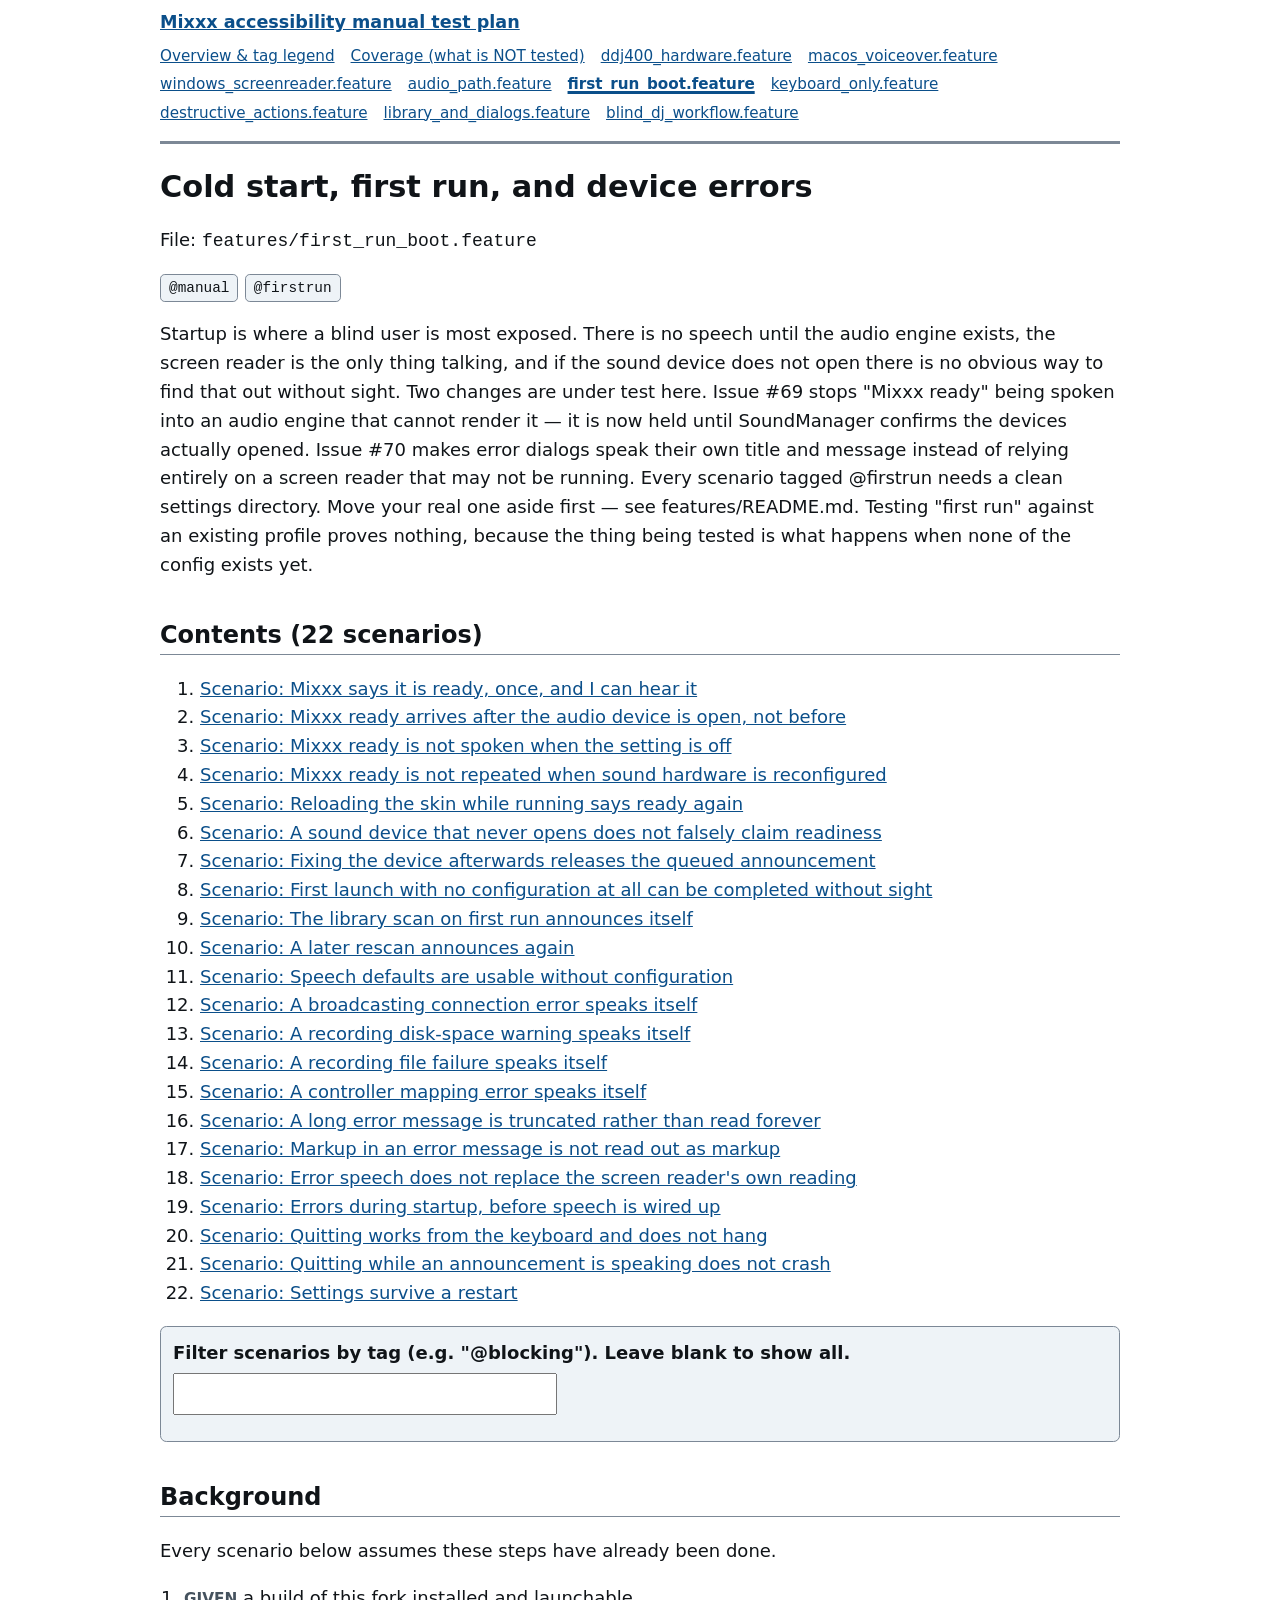
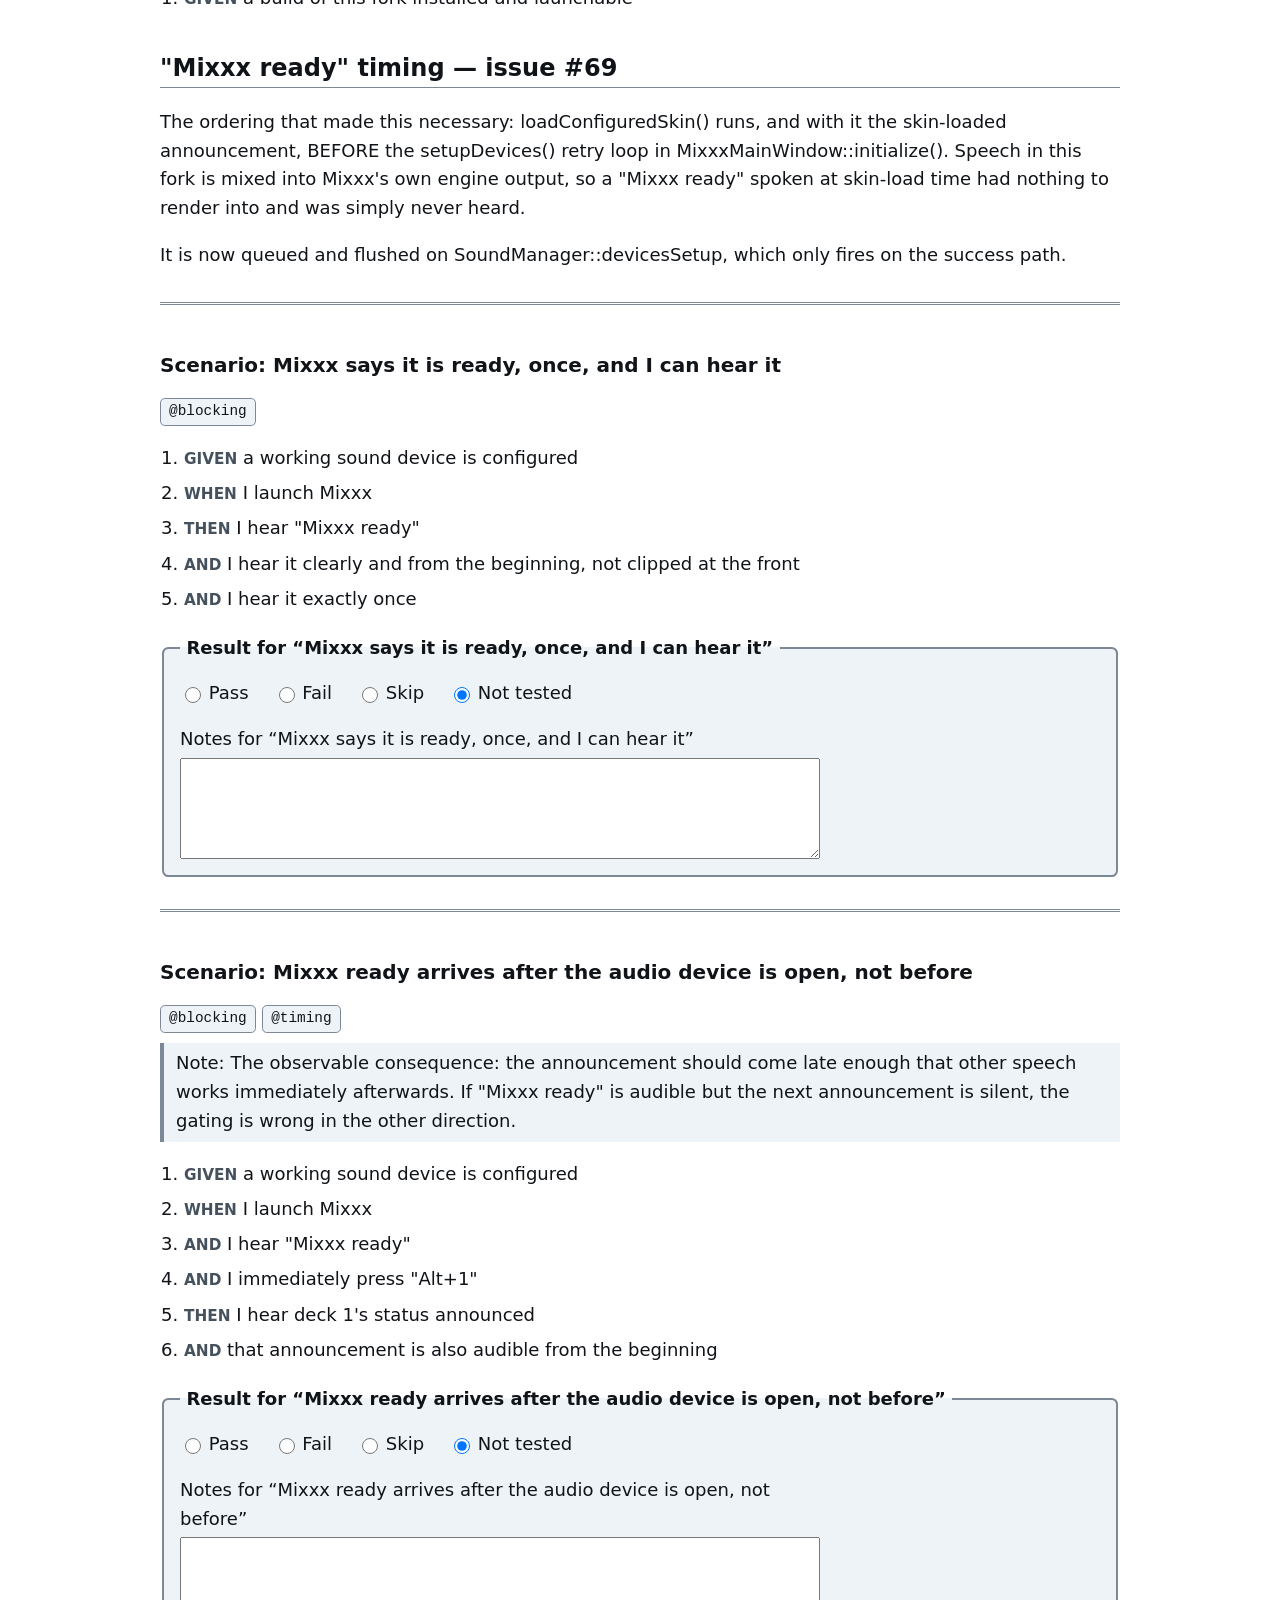
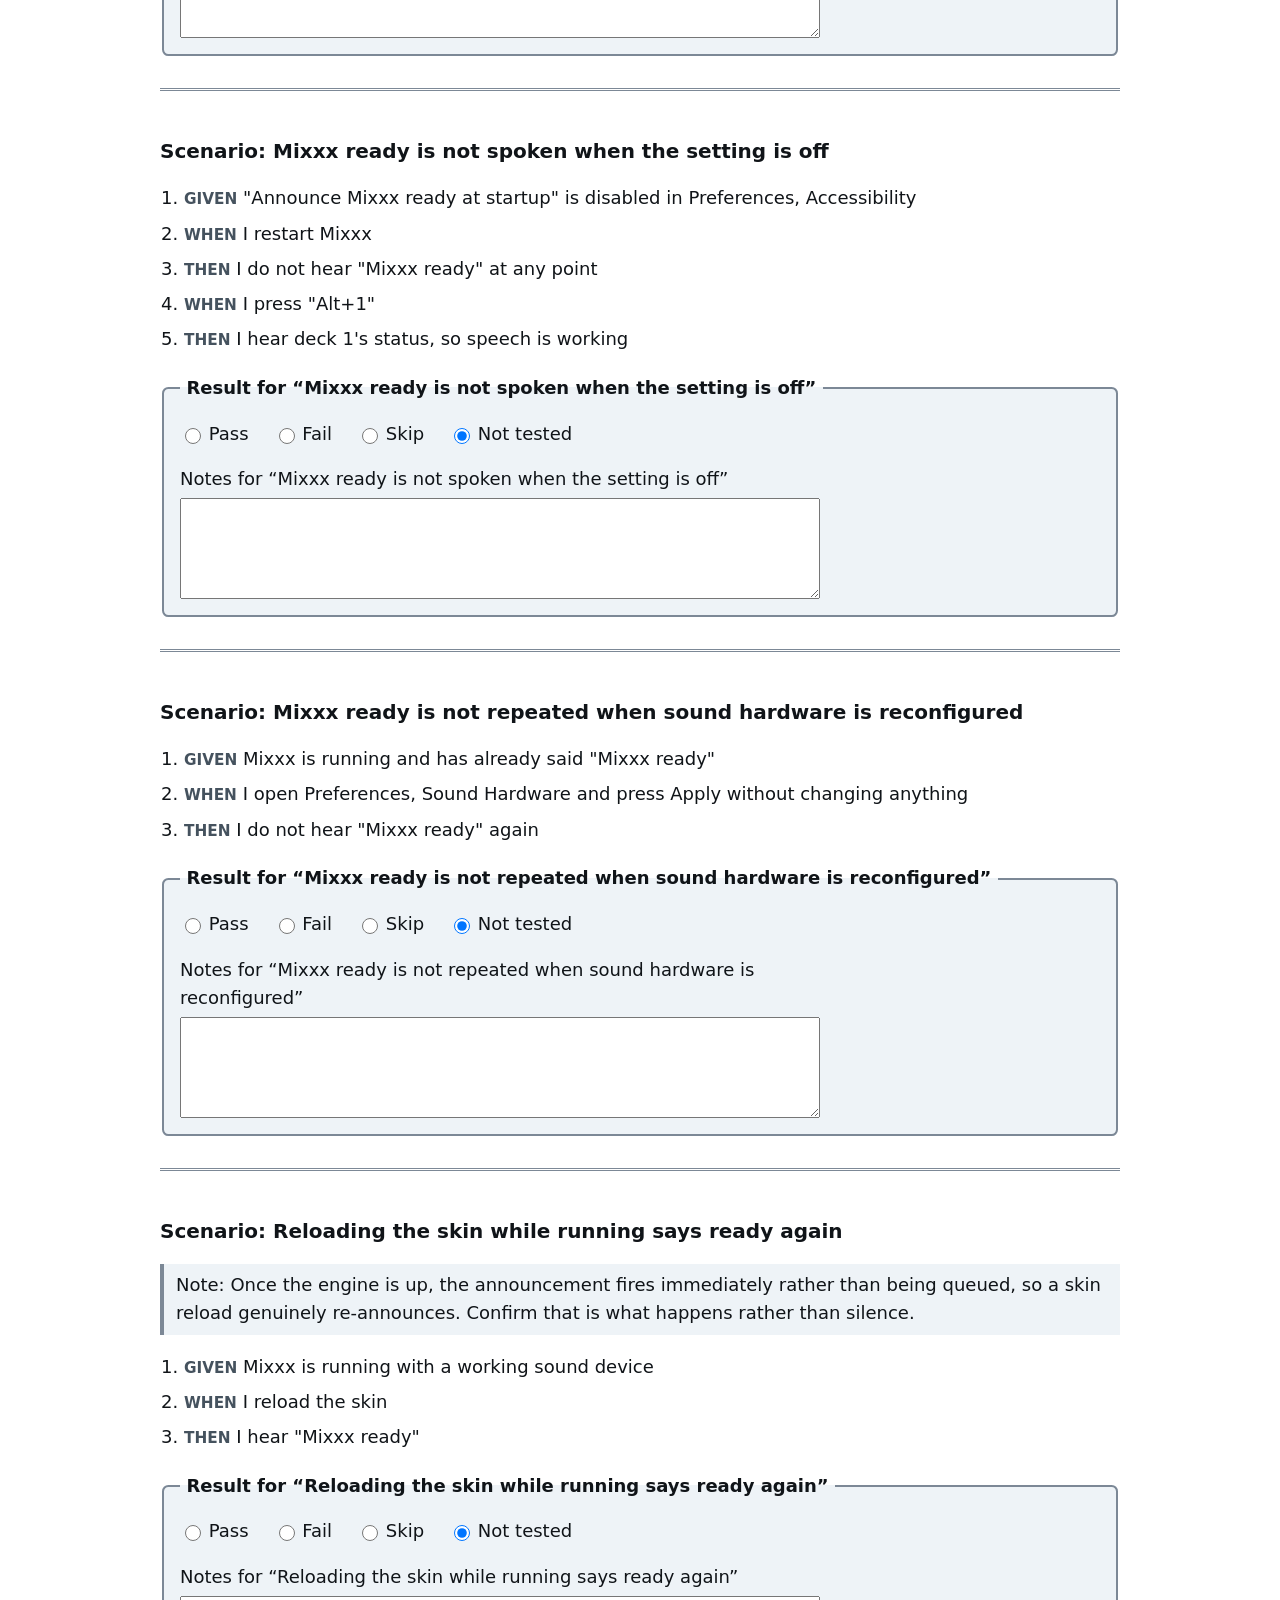
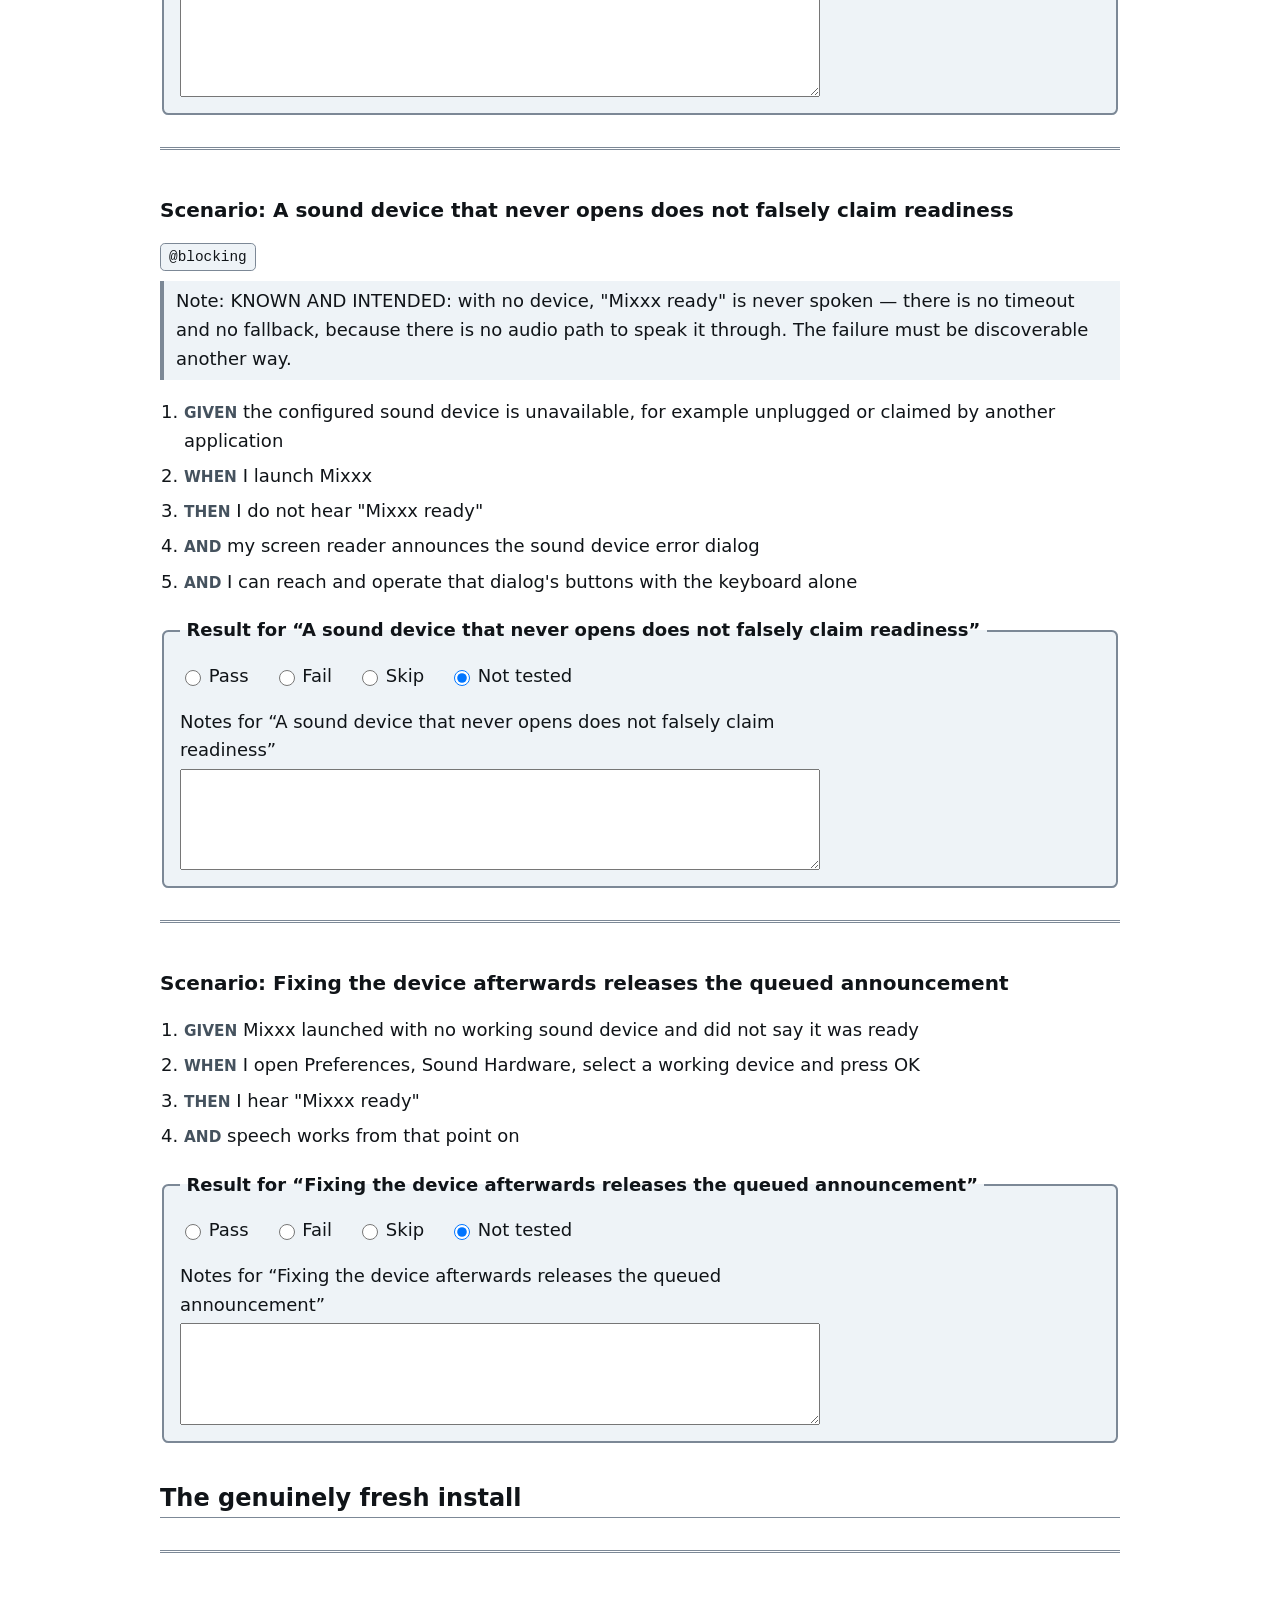
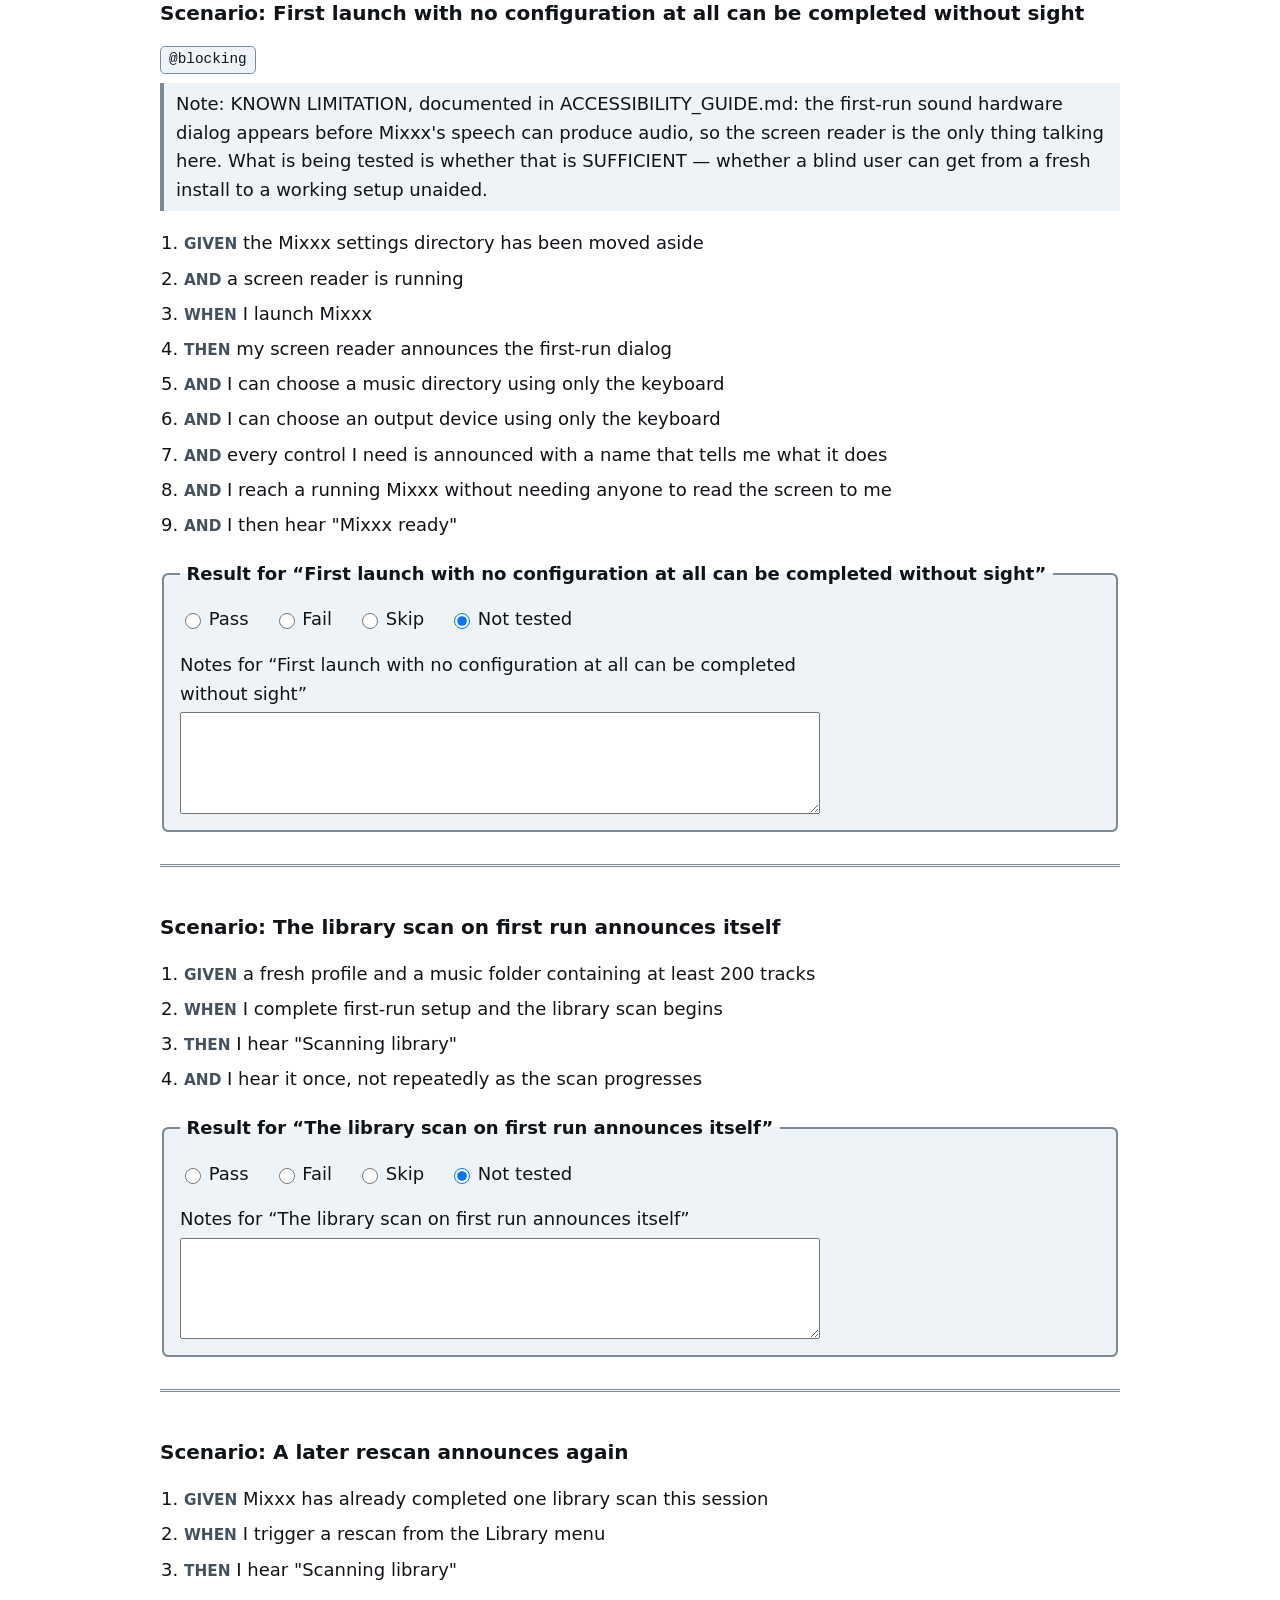
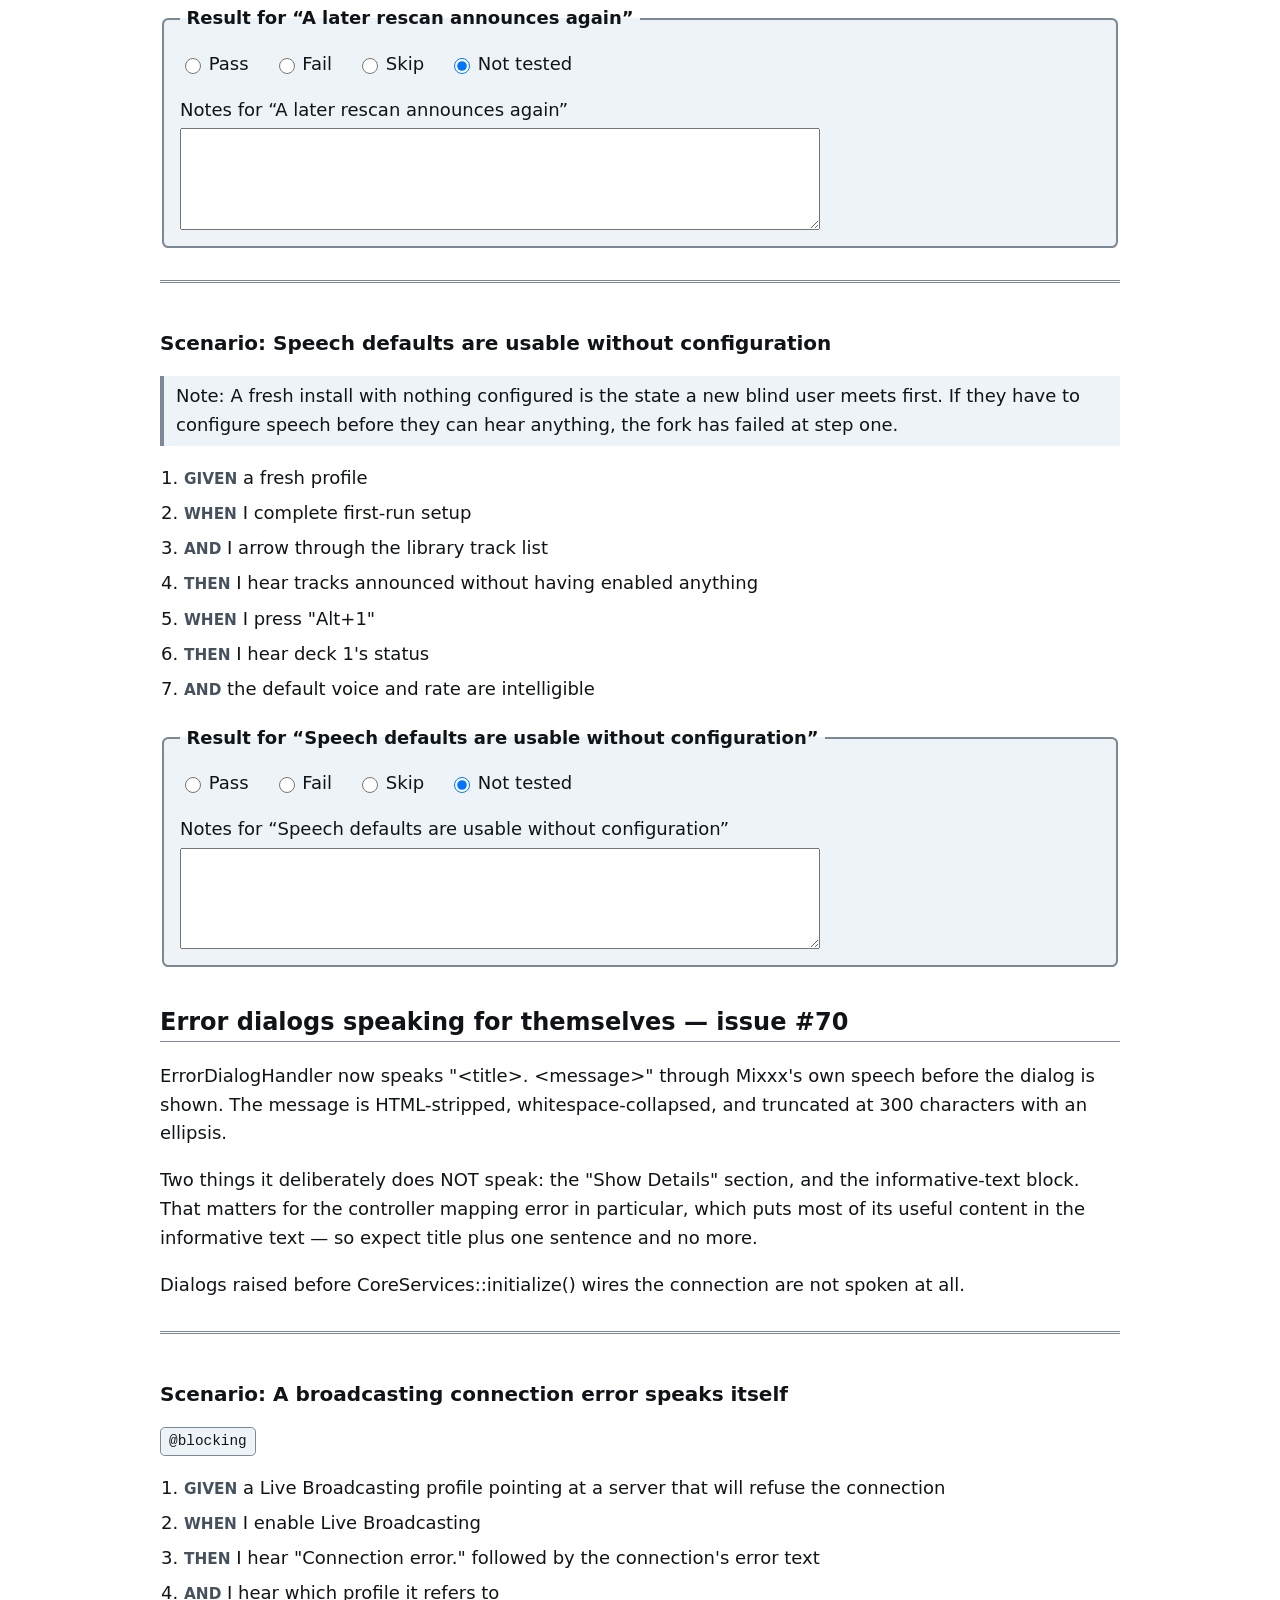
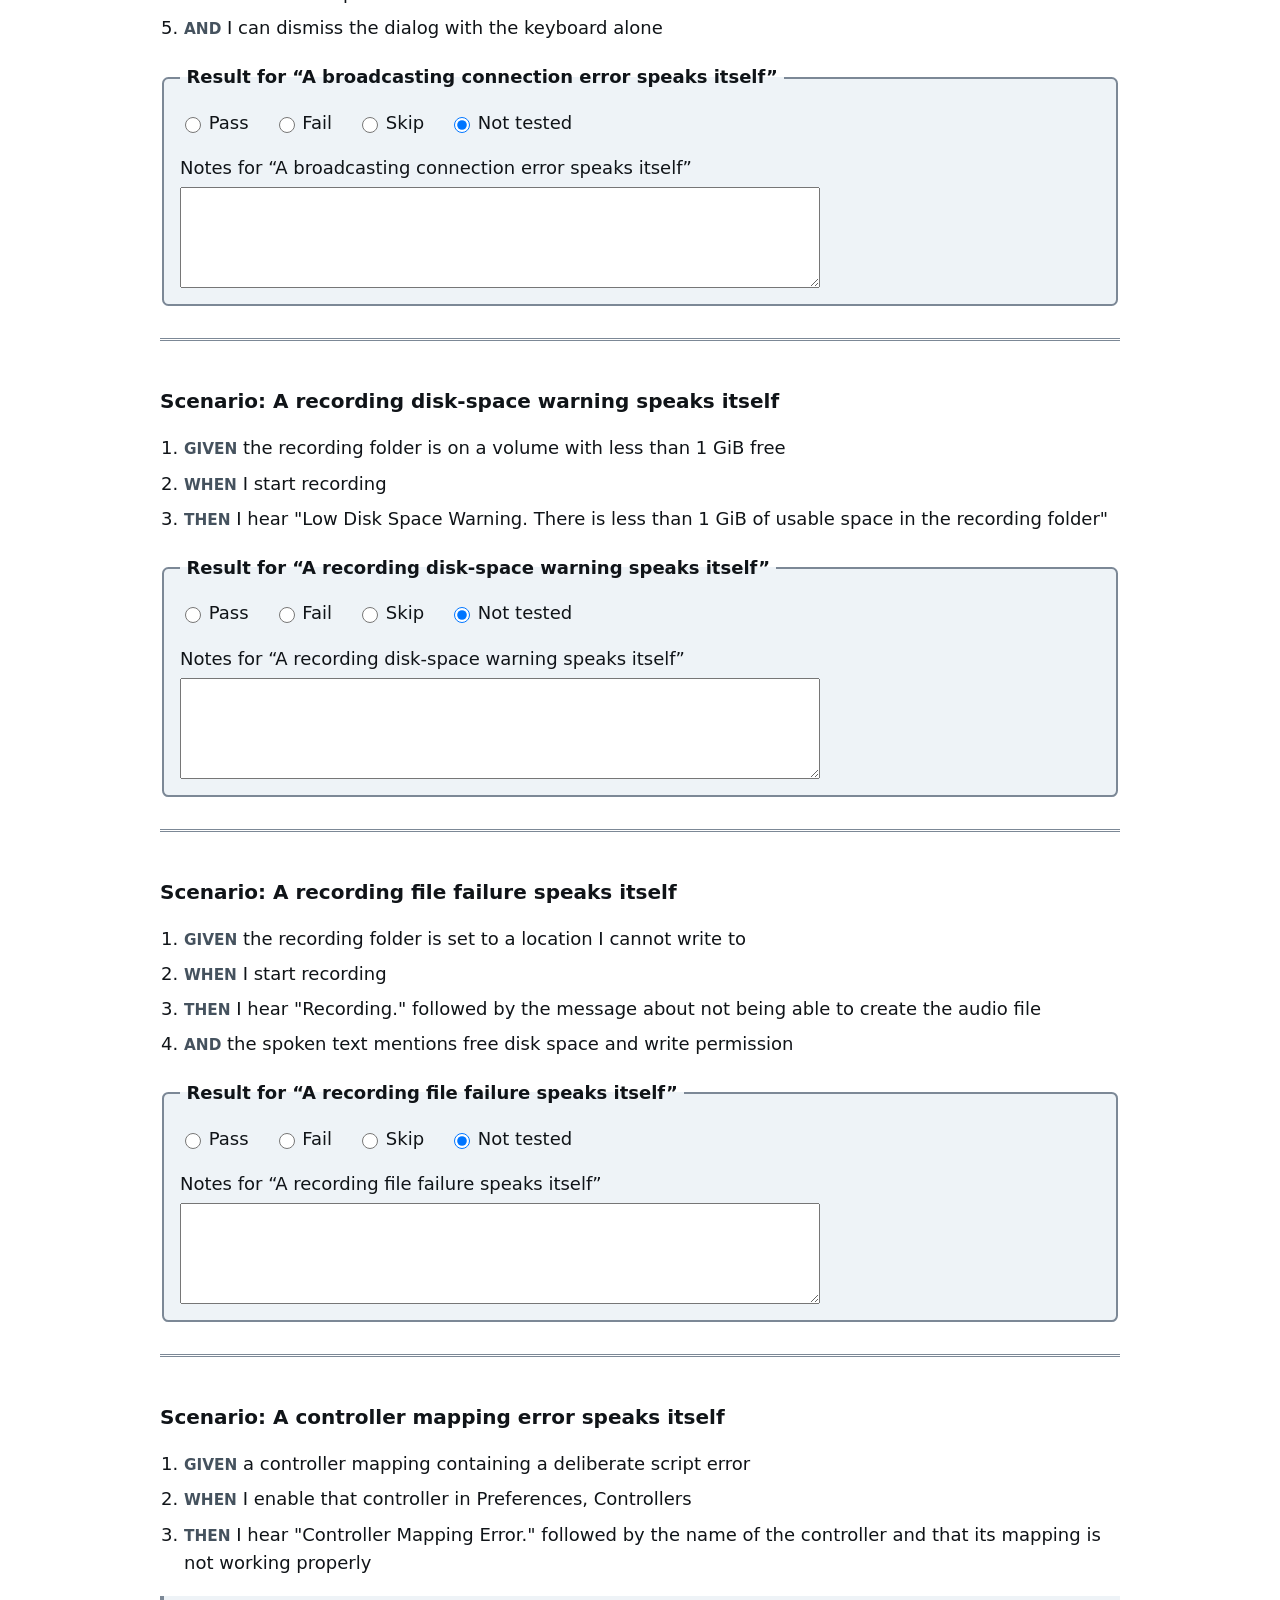
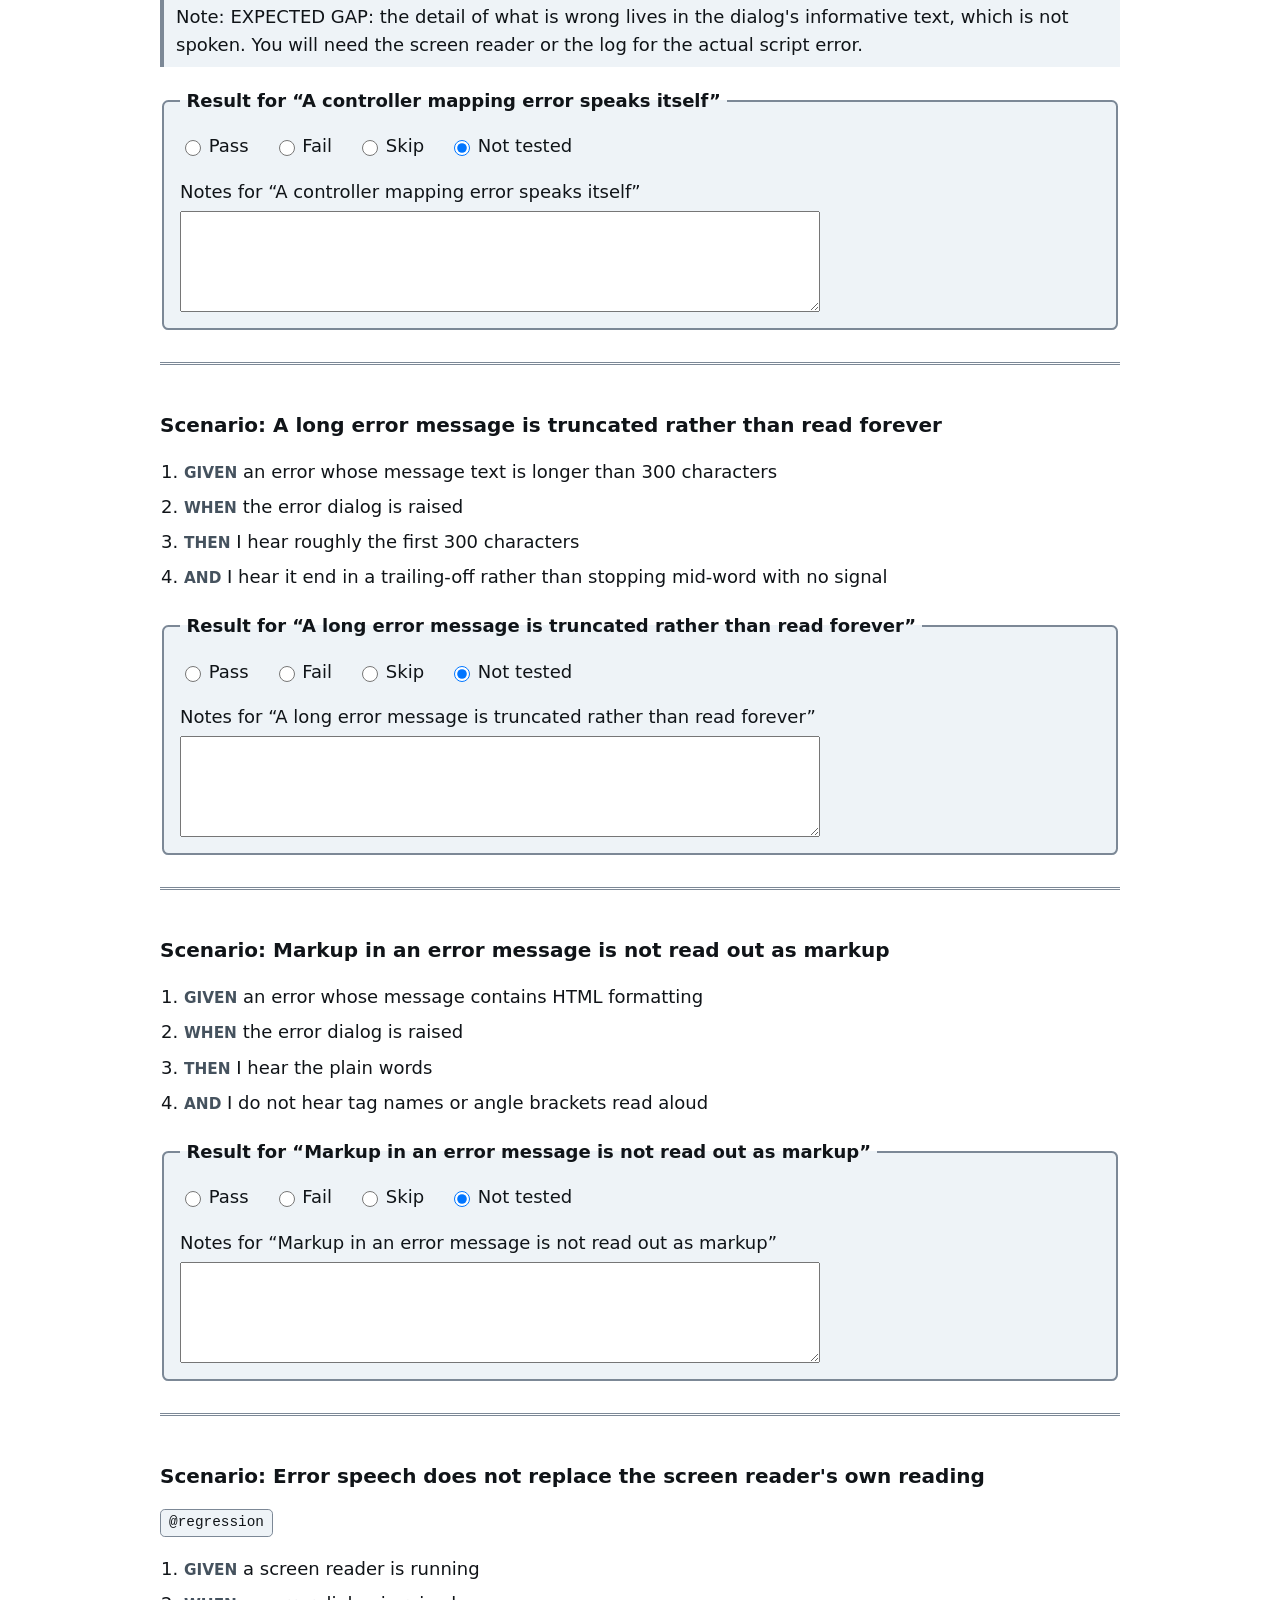
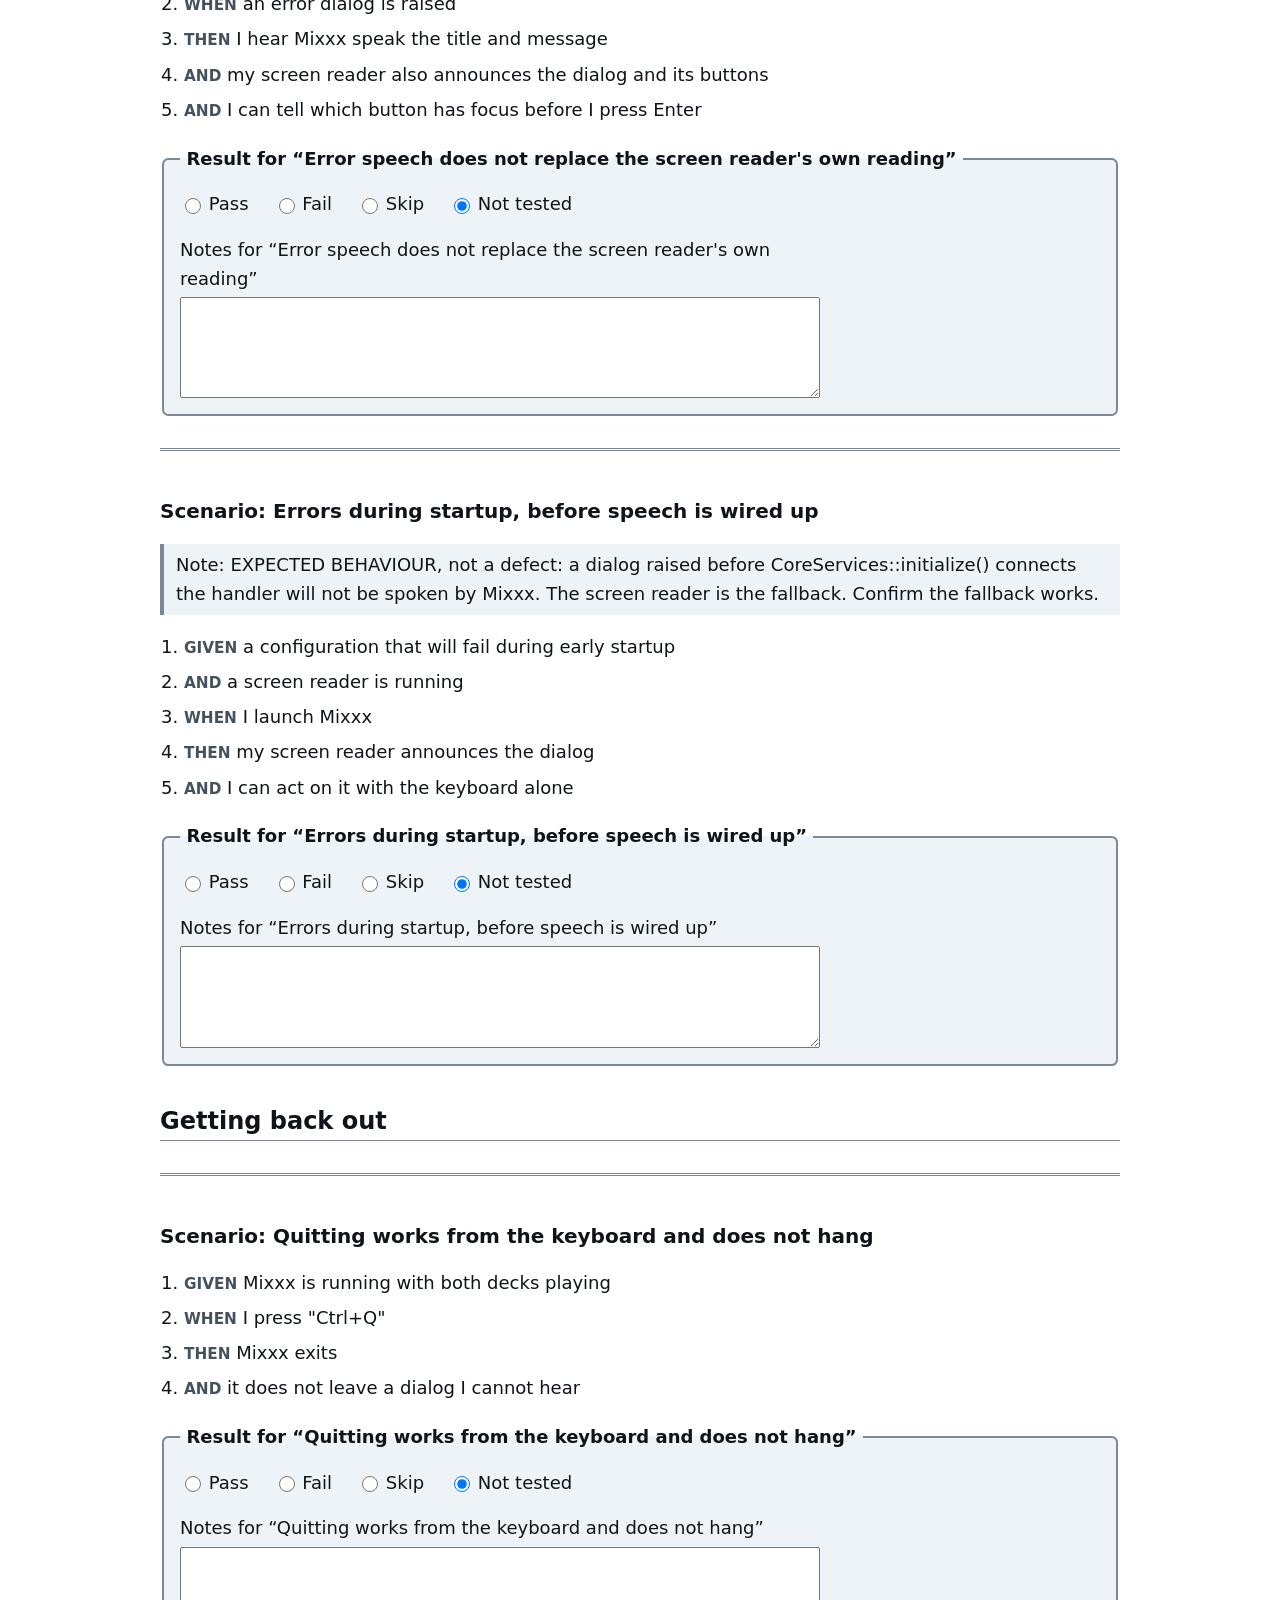
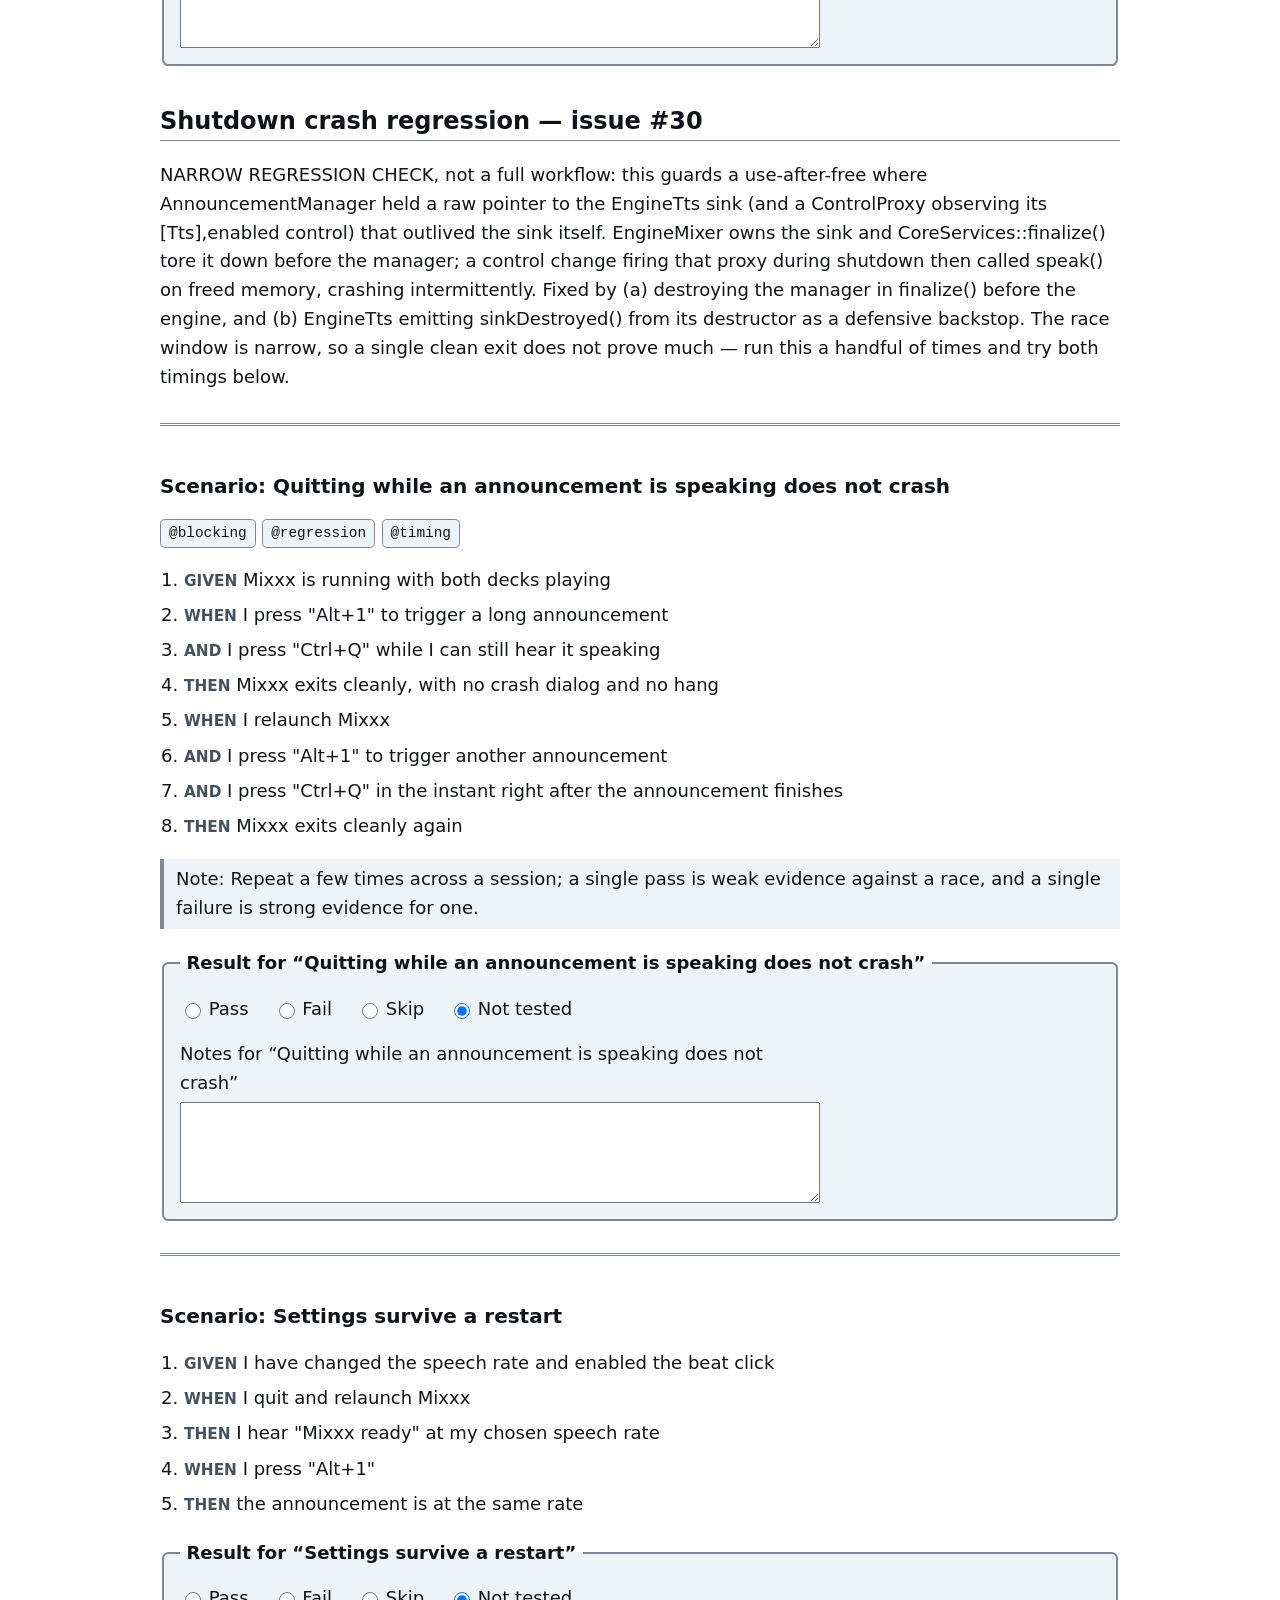
<file: features/html/first_run_boot.html>
<!DOCTYPE html>
<html lang="en">
<head>
<meta charset="utf-8">
<meta name="viewport" content="width=device-width, initial-scale=1">
<title>Cold start, first run, and device errors — Mixxx accessibility test plan</title>
<link rel="stylesheet" href="style.css">

</head>
<body>
<a class="skip-link" href="#main">Skip to main content</a>
<header>
<p class="site-title"><a href="index.html">Mixxx accessibility manual test plan</a></p>
<nav aria-label='Test plan navigation'><ul><li><a href='index.html'>Overview &amp; tag legend</a></li><li><a href='coverage.html'>Coverage (what is NOT tested)</a></li><li><a href='ddj400_hardware.html'>ddj400_hardware.feature</a></li><li><a href='macos_voiceover.html'>macos_voiceover.feature</a></li><li><a href='windows_screenreader.html'>windows_screenreader.feature</a></li><li><a href='audio_path.html'>audio_path.feature</a></li><li><a href='first_run_boot.html' aria-current='page'>first_run_boot.feature</a></li><li><a href='keyboard_only.html'>keyboard_only.feature</a></li><li><a href='destructive_actions.html'>destructive_actions.feature</a></li><li><a href='library_and_dialogs.html'>library_and_dialogs.feature</a></li><li><a href='blind_dj_workflow.html'>blind_dj_workflow.feature</a></li></ul></nav>
</header>
<main id="main">
<h1>Cold start, first run, and device errors</h1>
<p class='file-name'>File: <code>features/first_run_boot.feature</code></p>
<ul class="tags" aria-label="Tags"><li class="tag">@manual</li><li class="tag">@firstrun</li></ul>
<p>Startup is where a blind user is most exposed. There is no speech until the audio engine exists, the screen reader is the only thing talking, and if the sound device does not open there is no obvious way to find that out without sight. Two changes are under test here. Issue #69 stops "Mixxx ready" being spoken into an audio engine that cannot render it — it is now held until SoundManager confirms the devices actually opened. Issue #70 makes error dialogs speak their own title and message instead of relying entirely on a screen reader that may not be running. Every scenario tagged @firstrun needs a clean settings directory. Move your real one aside first — see features/README.md. Testing "first run" against an existing profile proves nothing, because the thing being tested is what happens when none of the config exists yet.</p>
<nav aria-label='Scenarios in this file'>
<h2>Contents (22 scenarios)</h2>
<ol>
<li><a href='#first_run_boot-s1-mixxx-says-it-is-ready-once-and-i-can-hear-it'>Scenario: Mixxx says it is ready, once, and I can hear it</a></li>
<li><a href='#first_run_boot-s2-mixxx-ready-arrives-after-the-audio-device-is-open-not-before'>Scenario: Mixxx ready arrives after the audio device is open, not before</a></li>
<li><a href='#first_run_boot-s3-mixxx-ready-is-not-spoken-when-the-setting-is-off'>Scenario: Mixxx ready is not spoken when the setting is off</a></li>
<li><a href='#first_run_boot-s4-mixxx-ready-is-not-repeated-when-sound-hardware-is-reconfigured'>Scenario: Mixxx ready is not repeated when sound hardware is reconfigured</a></li>
<li><a href='#first_run_boot-s5-reloading-the-skin-while-running-says-ready-again'>Scenario: Reloading the skin while running says ready again</a></li>
<li><a href='#first_run_boot-s6-a-sound-device-that-never-opens-does-not-falsely-claim-readiness'>Scenario: A sound device that never opens does not falsely claim readiness</a></li>
<li><a href='#first_run_boot-s7-fixing-the-device-afterwards-releases-the-queued-announcement'>Scenario: Fixing the device afterwards releases the queued announcement</a></li>
<li><a href='#first_run_boot-s8-first-launch-with-no-configuration-at-all-can-be-completed-without-sight'>Scenario: First launch with no configuration at all can be completed without sight</a></li>
<li><a href='#first_run_boot-s9-the-library-scan-on-first-run-announces-itself'>Scenario: The library scan on first run announces itself</a></li>
<li><a href='#first_run_boot-s10-a-later-rescan-announces-again'>Scenario: A later rescan announces again</a></li>
<li><a href='#first_run_boot-s11-speech-defaults-are-usable-without-configuration'>Scenario: Speech defaults are usable without configuration</a></li>
<li><a href='#first_run_boot-s12-a-broadcasting-connection-error-speaks-itself'>Scenario: A broadcasting connection error speaks itself</a></li>
<li><a href='#first_run_boot-s13-a-recording-disk-space-warning-speaks-itself'>Scenario: A recording disk-space warning speaks itself</a></li>
<li><a href='#first_run_boot-s14-a-recording-file-failure-speaks-itself'>Scenario: A recording file failure speaks itself</a></li>
<li><a href='#first_run_boot-s15-a-controller-mapping-error-speaks-itself'>Scenario: A controller mapping error speaks itself</a></li>
<li><a href='#first_run_boot-s16-a-long-error-message-is-truncated-rather-than-read-forever'>Scenario: A long error message is truncated rather than read forever</a></li>
<li><a href='#first_run_boot-s17-markup-in-an-error-message-is-not-read-out-as-markup'>Scenario: Markup in an error message is not read out as markup</a></li>
<li><a href='#first_run_boot-s18-error-speech-does-not-replace-the-screen-reader-s-own-reading'>Scenario: Error speech does not replace the screen reader's own reading</a></li>
<li><a href='#first_run_boot-s19-errors-during-startup-before-speech-is-wired-up'>Scenario: Errors during startup, before speech is wired up</a></li>
<li><a href='#first_run_boot-s20-quitting-works-from-the-keyboard-and-does-not-hang'>Scenario: Quitting works from the keyboard and does not hang</a></li>
<li><a href='#first_run_boot-s21-quitting-while-an-announcement-is-speaking-does-not-crash'>Scenario: Quitting while an announcement is speaking does not crash</a></li>
<li><a href='#first_run_boot-s22-settings-survive-a-restart'>Scenario: Settings survive a restart</a></li>
</ol>
</nav>
<section aria-labelledby='background-heading'>
<h2 id='background-heading'>Background</h2>
<p>Every scenario below assumes these steps have already been done.</p>
<ol class='steps'><li><span class='keyword'>Given</span> a build of this fork installed and launchable</li></ol>
</section>
<section aria-labelledby='first_run_boot-section-mixxx-ready-timing-issue-69'>
<h2 id='first_run_boot-section-mixxx-ready-timing-issue-69'>"Mixxx ready" timing — issue #69</h2>
<p>The ordering that made this necessary: loadConfiguredSkin() runs, and with it the skin-loaded announcement, BEFORE the setupDevices() retry loop in MixxxMainWindow::initialize(). Speech in this fork is mixed into Mixxx's own engine output, so a "Mixxx ready" spoken at skin-load time had nothing to render into and was simply never heard.</p>
<p>It is now queued and flushed on SoundManager::devicesSetup, which only fires on the success path.</p>
<article class='scenario' id='first_run_boot-s1-mixxx-says-it-is-ready-once-and-i-can-hear-it' data-tags='@blocking'>
<h3>Scenario: Mixxx says it is ready, once, and I can hear it</h3>
<ul class="tags" aria-label="Tags"><li class="tag">@blocking</li></ul>
<ol class='steps'><li><span class='keyword'>Given</span> a working sound device is configured</li><li><span class='keyword'>When</span> I launch Mixxx</li><li><span class='keyword'>Then</span> I hear "Mixxx ready"</li><li><span class='keyword'>And</span> I hear it clearly and from the beginning, not clipped at the front</li><li><span class='keyword'>And</span> I hear it exactly once</li></ol>
<fieldset class='result'>
<legend>Result for &ldquo;Mixxx says it is ready, once, and I can hear it&rdquo;</legend>
<span class='radio-option'><input type='radio' id='first_run_boot-s1-mixxx-says-it-is-ready-once-and-i-can-hear-it-pass' name='first_run_boot-s1-mixxx-says-it-is-ready-once-and-i-can-hear-it-result' value='pass' data-persist-key='first_run_boot::first_run_boot-s1-mixxx-says-it-is-ready-once-and-i-can-hear-it::result'><label for='first_run_boot-s1-mixxx-says-it-is-ready-once-and-i-can-hear-it-pass'>Pass</label></span>
<span class='radio-option'><input type='radio' id='first_run_boot-s1-mixxx-says-it-is-ready-once-and-i-can-hear-it-fail' name='first_run_boot-s1-mixxx-says-it-is-ready-once-and-i-can-hear-it-result' value='fail' data-persist-key='first_run_boot::first_run_boot-s1-mixxx-says-it-is-ready-once-and-i-can-hear-it::result'><label for='first_run_boot-s1-mixxx-says-it-is-ready-once-and-i-can-hear-it-fail'>Fail</label></span>
<span class='radio-option'><input type='radio' id='first_run_boot-s1-mixxx-says-it-is-ready-once-and-i-can-hear-it-skip' name='first_run_boot-s1-mixxx-says-it-is-ready-once-and-i-can-hear-it-result' value='skip' data-persist-key='first_run_boot::first_run_boot-s1-mixxx-says-it-is-ready-once-and-i-can-hear-it::result'><label for='first_run_boot-s1-mixxx-says-it-is-ready-once-and-i-can-hear-it-skip'>Skip</label></span>
<span class='radio-option'><input type='radio' id='first_run_boot-s1-mixxx-says-it-is-ready-once-and-i-can-hear-it-not-tested' name='first_run_boot-s1-mixxx-says-it-is-ready-once-and-i-can-hear-it-result' value='not-tested' data-persist-key='first_run_boot::first_run_boot-s1-mixxx-says-it-is-ready-once-and-i-can-hear-it::result' checked><label for='first_run_boot-s1-mixxx-says-it-is-ready-once-and-i-can-hear-it-not-tested'>Not tested</label></span>
<div class='notes-field'><label for='first_run_boot-s1-mixxx-says-it-is-ready-once-and-i-can-hear-it-notes'>Notes for &ldquo;Mixxx says it is ready, once, and I can hear it&rdquo;</label>
<textarea id='first_run_boot-s1-mixxx-says-it-is-ready-once-and-i-can-hear-it-notes' data-persist-key='first_run_boot::first_run_boot-s1-mixxx-says-it-is-ready-once-and-i-can-hear-it::notes' rows='3'></textarea></div>
</fieldset>
</article>
<article class='scenario' id='first_run_boot-s2-mixxx-ready-arrives-after-the-audio-device-is-open-not-before' data-tags='@blocking @timing'>
<h3>Scenario: Mixxx ready arrives after the audio device is open, not before</h3>
<ul class="tags" aria-label="Tags"><li class="tag">@blocking</li><li class="tag">@timing</li></ul>
<p class="step-note">Note: The observable consequence: the announcement should come late enough that other speech works immediately afterwards. If "Mixxx ready" is audible but the next announcement is silent, the gating is wrong in the other direction.</p>
<ol class='steps'><li><span class='keyword'>Given</span> a working sound device is configured</li><li><span class='keyword'>When</span> I launch Mixxx</li><li><span class='keyword'>And</span> I hear "Mixxx ready"</li><li><span class='keyword'>And</span> I immediately press "Alt+1"</li><li><span class='keyword'>Then</span> I hear deck 1's status announced</li><li><span class='keyword'>And</span> that announcement is also audible from the beginning</li></ol>
<fieldset class='result'>
<legend>Result for &ldquo;Mixxx ready arrives after the audio device is open, not before&rdquo;</legend>
<span class='radio-option'><input type='radio' id='first_run_boot-s2-mixxx-ready-arrives-after-the-audio-device-is-open-not-before-pass' name='first_run_boot-s2-mixxx-ready-arrives-after-the-audio-device-is-open-not-before-result' value='pass' data-persist-key='first_run_boot::first_run_boot-s2-mixxx-ready-arrives-after-the-audio-device-is-open-not-before::result'><label for='first_run_boot-s2-mixxx-ready-arrives-after-the-audio-device-is-open-not-before-pass'>Pass</label></span>
<span class='radio-option'><input type='radio' id='first_run_boot-s2-mixxx-ready-arrives-after-the-audio-device-is-open-not-before-fail' name='first_run_boot-s2-mixxx-ready-arrives-after-the-audio-device-is-open-not-before-result' value='fail' data-persist-key='first_run_boot::first_run_boot-s2-mixxx-ready-arrives-after-the-audio-device-is-open-not-before::result'><label for='first_run_boot-s2-mixxx-ready-arrives-after-the-audio-device-is-open-not-before-fail'>Fail</label></span>
<span class='radio-option'><input type='radio' id='first_run_boot-s2-mixxx-ready-arrives-after-the-audio-device-is-open-not-before-skip' name='first_run_boot-s2-mixxx-ready-arrives-after-the-audio-device-is-open-not-before-result' value='skip' data-persist-key='first_run_boot::first_run_boot-s2-mixxx-ready-arrives-after-the-audio-device-is-open-not-before::result'><label for='first_run_boot-s2-mixxx-ready-arrives-after-the-audio-device-is-open-not-before-skip'>Skip</label></span>
<span class='radio-option'><input type='radio' id='first_run_boot-s2-mixxx-ready-arrives-after-the-audio-device-is-open-not-before-not-tested' name='first_run_boot-s2-mixxx-ready-arrives-after-the-audio-device-is-open-not-before-result' value='not-tested' data-persist-key='first_run_boot::first_run_boot-s2-mixxx-ready-arrives-after-the-audio-device-is-open-not-before::result' checked><label for='first_run_boot-s2-mixxx-ready-arrives-after-the-audio-device-is-open-not-before-not-tested'>Not tested</label></span>
<div class='notes-field'><label for='first_run_boot-s2-mixxx-ready-arrives-after-the-audio-device-is-open-not-before-notes'>Notes for &ldquo;Mixxx ready arrives after the audio device is open, not before&rdquo;</label>
<textarea id='first_run_boot-s2-mixxx-ready-arrives-after-the-audio-device-is-open-not-before-notes' data-persist-key='first_run_boot::first_run_boot-s2-mixxx-ready-arrives-after-the-audio-device-is-open-not-before::notes' rows='3'></textarea></div>
</fieldset>
</article>
<article class='scenario' id='first_run_boot-s3-mixxx-ready-is-not-spoken-when-the-setting-is-off' data-tags=''>
<h3>Scenario: Mixxx ready is not spoken when the setting is off</h3>

<ol class='steps'><li><span class='keyword'>Given</span> "Announce Mixxx ready at startup" is disabled in Preferences, Accessibility</li><li><span class='keyword'>When</span> I restart Mixxx</li><li><span class='keyword'>Then</span> I do not hear "Mixxx ready" at any point</li><li><span class='keyword'>When</span> I press "Alt+1"</li><li><span class='keyword'>Then</span> I hear deck 1's status, so speech is working</li></ol>
<fieldset class='result'>
<legend>Result for &ldquo;Mixxx ready is not spoken when the setting is off&rdquo;</legend>
<span class='radio-option'><input type='radio' id='first_run_boot-s3-mixxx-ready-is-not-spoken-when-the-setting-is-off-pass' name='first_run_boot-s3-mixxx-ready-is-not-spoken-when-the-setting-is-off-result' value='pass' data-persist-key='first_run_boot::first_run_boot-s3-mixxx-ready-is-not-spoken-when-the-setting-is-off::result'><label for='first_run_boot-s3-mixxx-ready-is-not-spoken-when-the-setting-is-off-pass'>Pass</label></span>
<span class='radio-option'><input type='radio' id='first_run_boot-s3-mixxx-ready-is-not-spoken-when-the-setting-is-off-fail' name='first_run_boot-s3-mixxx-ready-is-not-spoken-when-the-setting-is-off-result' value='fail' data-persist-key='first_run_boot::first_run_boot-s3-mixxx-ready-is-not-spoken-when-the-setting-is-off::result'><label for='first_run_boot-s3-mixxx-ready-is-not-spoken-when-the-setting-is-off-fail'>Fail</label></span>
<span class='radio-option'><input type='radio' id='first_run_boot-s3-mixxx-ready-is-not-spoken-when-the-setting-is-off-skip' name='first_run_boot-s3-mixxx-ready-is-not-spoken-when-the-setting-is-off-result' value='skip' data-persist-key='first_run_boot::first_run_boot-s3-mixxx-ready-is-not-spoken-when-the-setting-is-off::result'><label for='first_run_boot-s3-mixxx-ready-is-not-spoken-when-the-setting-is-off-skip'>Skip</label></span>
<span class='radio-option'><input type='radio' id='first_run_boot-s3-mixxx-ready-is-not-spoken-when-the-setting-is-off-not-tested' name='first_run_boot-s3-mixxx-ready-is-not-spoken-when-the-setting-is-off-result' value='not-tested' data-persist-key='first_run_boot::first_run_boot-s3-mixxx-ready-is-not-spoken-when-the-setting-is-off::result' checked><label for='first_run_boot-s3-mixxx-ready-is-not-spoken-when-the-setting-is-off-not-tested'>Not tested</label></span>
<div class='notes-field'><label for='first_run_boot-s3-mixxx-ready-is-not-spoken-when-the-setting-is-off-notes'>Notes for &ldquo;Mixxx ready is not spoken when the setting is off&rdquo;</label>
<textarea id='first_run_boot-s3-mixxx-ready-is-not-spoken-when-the-setting-is-off-notes' data-persist-key='first_run_boot::first_run_boot-s3-mixxx-ready-is-not-spoken-when-the-setting-is-off::notes' rows='3'></textarea></div>
</fieldset>
</article>
<article class='scenario' id='first_run_boot-s4-mixxx-ready-is-not-repeated-when-sound-hardware-is-reconfigured' data-tags=''>
<h3>Scenario: Mixxx ready is not repeated when sound hardware is reconfigured</h3>

<ol class='steps'><li><span class='keyword'>Given</span> Mixxx is running and has already said "Mixxx ready"</li><li><span class='keyword'>When</span> I open Preferences, Sound Hardware and press Apply without changing anything</li><li><span class='keyword'>Then</span> I do not hear "Mixxx ready" again</li></ol>
<fieldset class='result'>
<legend>Result for &ldquo;Mixxx ready is not repeated when sound hardware is reconfigured&rdquo;</legend>
<span class='radio-option'><input type='radio' id='first_run_boot-s4-mixxx-ready-is-not-repeated-when-sound-hardware-is-reconfigured-pass' name='first_run_boot-s4-mixxx-ready-is-not-repeated-when-sound-hardware-is-reconfigured-result' value='pass' data-persist-key='first_run_boot::first_run_boot-s4-mixxx-ready-is-not-repeated-when-sound-hardware-is-reconfigured::result'><label for='first_run_boot-s4-mixxx-ready-is-not-repeated-when-sound-hardware-is-reconfigured-pass'>Pass</label></span>
<span class='radio-option'><input type='radio' id='first_run_boot-s4-mixxx-ready-is-not-repeated-when-sound-hardware-is-reconfigured-fail' name='first_run_boot-s4-mixxx-ready-is-not-repeated-when-sound-hardware-is-reconfigured-result' value='fail' data-persist-key='first_run_boot::first_run_boot-s4-mixxx-ready-is-not-repeated-when-sound-hardware-is-reconfigured::result'><label for='first_run_boot-s4-mixxx-ready-is-not-repeated-when-sound-hardware-is-reconfigured-fail'>Fail</label></span>
<span class='radio-option'><input type='radio' id='first_run_boot-s4-mixxx-ready-is-not-repeated-when-sound-hardware-is-reconfigured-skip' name='first_run_boot-s4-mixxx-ready-is-not-repeated-when-sound-hardware-is-reconfigured-result' value='skip' data-persist-key='first_run_boot::first_run_boot-s4-mixxx-ready-is-not-repeated-when-sound-hardware-is-reconfigured::result'><label for='first_run_boot-s4-mixxx-ready-is-not-repeated-when-sound-hardware-is-reconfigured-skip'>Skip</label></span>
<span class='radio-option'><input type='radio' id='first_run_boot-s4-mixxx-ready-is-not-repeated-when-sound-hardware-is-reconfigured-not-tested' name='first_run_boot-s4-mixxx-ready-is-not-repeated-when-sound-hardware-is-reconfigured-result' value='not-tested' data-persist-key='first_run_boot::first_run_boot-s4-mixxx-ready-is-not-repeated-when-sound-hardware-is-reconfigured::result' checked><label for='first_run_boot-s4-mixxx-ready-is-not-repeated-when-sound-hardware-is-reconfigured-not-tested'>Not tested</label></span>
<div class='notes-field'><label for='first_run_boot-s4-mixxx-ready-is-not-repeated-when-sound-hardware-is-reconfigured-notes'>Notes for &ldquo;Mixxx ready is not repeated when sound hardware is reconfigured&rdquo;</label>
<textarea id='first_run_boot-s4-mixxx-ready-is-not-repeated-when-sound-hardware-is-reconfigured-notes' data-persist-key='first_run_boot::first_run_boot-s4-mixxx-ready-is-not-repeated-when-sound-hardware-is-reconfigured::notes' rows='3'></textarea></div>
</fieldset>
</article>
<article class='scenario' id='first_run_boot-s5-reloading-the-skin-while-running-says-ready-again' data-tags=''>
<h3>Scenario: Reloading the skin while running says ready again</h3>

<p class="step-note">Note: Once the engine is up, the announcement fires immediately rather than being queued, so a skin reload genuinely re-announces. Confirm that is what happens rather than silence.</p>
<ol class='steps'><li><span class='keyword'>Given</span> Mixxx is running with a working sound device</li><li><span class='keyword'>When</span> I reload the skin</li><li><span class='keyword'>Then</span> I hear "Mixxx ready"</li></ol>
<fieldset class='result'>
<legend>Result for &ldquo;Reloading the skin while running says ready again&rdquo;</legend>
<span class='radio-option'><input type='radio' id='first_run_boot-s5-reloading-the-skin-while-running-says-ready-again-pass' name='first_run_boot-s5-reloading-the-skin-while-running-says-ready-again-result' value='pass' data-persist-key='first_run_boot::first_run_boot-s5-reloading-the-skin-while-running-says-ready-again::result'><label for='first_run_boot-s5-reloading-the-skin-while-running-says-ready-again-pass'>Pass</label></span>
<span class='radio-option'><input type='radio' id='first_run_boot-s5-reloading-the-skin-while-running-says-ready-again-fail' name='first_run_boot-s5-reloading-the-skin-while-running-says-ready-again-result' value='fail' data-persist-key='first_run_boot::first_run_boot-s5-reloading-the-skin-while-running-says-ready-again::result'><label for='first_run_boot-s5-reloading-the-skin-while-running-says-ready-again-fail'>Fail</label></span>
<span class='radio-option'><input type='radio' id='first_run_boot-s5-reloading-the-skin-while-running-says-ready-again-skip' name='first_run_boot-s5-reloading-the-skin-while-running-says-ready-again-result' value='skip' data-persist-key='first_run_boot::first_run_boot-s5-reloading-the-skin-while-running-says-ready-again::result'><label for='first_run_boot-s5-reloading-the-skin-while-running-says-ready-again-skip'>Skip</label></span>
<span class='radio-option'><input type='radio' id='first_run_boot-s5-reloading-the-skin-while-running-says-ready-again-not-tested' name='first_run_boot-s5-reloading-the-skin-while-running-says-ready-again-result' value='not-tested' data-persist-key='first_run_boot::first_run_boot-s5-reloading-the-skin-while-running-says-ready-again::result' checked><label for='first_run_boot-s5-reloading-the-skin-while-running-says-ready-again-not-tested'>Not tested</label></span>
<div class='notes-field'><label for='first_run_boot-s5-reloading-the-skin-while-running-says-ready-again-notes'>Notes for &ldquo;Reloading the skin while running says ready again&rdquo;</label>
<textarea id='first_run_boot-s5-reloading-the-skin-while-running-says-ready-again-notes' data-persist-key='first_run_boot::first_run_boot-s5-reloading-the-skin-while-running-says-ready-again::notes' rows='3'></textarea></div>
</fieldset>
</article>
<article class='scenario' id='first_run_boot-s6-a-sound-device-that-never-opens-does-not-falsely-claim-readiness' data-tags='@blocking'>
<h3>Scenario: A sound device that never opens does not falsely claim readiness</h3>
<ul class="tags" aria-label="Tags"><li class="tag">@blocking</li></ul>
<p class="step-note">Note: KNOWN AND INTENDED: with no device, "Mixxx ready" is never spoken — there is no timeout and no fallback, because there is no audio path to speak it through. The failure must be discoverable another way.</p>
<ol class='steps'><li><span class='keyword'>Given</span> the configured sound device is unavailable, for example unplugged or claimed by another application</li><li><span class='keyword'>When</span> I launch Mixxx</li><li><span class='keyword'>Then</span> I do not hear "Mixxx ready"</li><li><span class='keyword'>And</span> my screen reader announces the sound device error dialog</li><li><span class='keyword'>And</span> I can reach and operate that dialog's buttons with the keyboard alone</li></ol>
<fieldset class='result'>
<legend>Result for &ldquo;A sound device that never opens does not falsely claim readiness&rdquo;</legend>
<span class='radio-option'><input type='radio' id='first_run_boot-s6-a-sound-device-that-never-opens-does-not-falsely-claim-readiness-pass' name='first_run_boot-s6-a-sound-device-that-never-opens-does-not-falsely-claim-readiness-result' value='pass' data-persist-key='first_run_boot::first_run_boot-s6-a-sound-device-that-never-opens-does-not-falsely-claim-readiness::result'><label for='first_run_boot-s6-a-sound-device-that-never-opens-does-not-falsely-claim-readiness-pass'>Pass</label></span>
<span class='radio-option'><input type='radio' id='first_run_boot-s6-a-sound-device-that-never-opens-does-not-falsely-claim-readiness-fail' name='first_run_boot-s6-a-sound-device-that-never-opens-does-not-falsely-claim-readiness-result' value='fail' data-persist-key='first_run_boot::first_run_boot-s6-a-sound-device-that-never-opens-does-not-falsely-claim-readiness::result'><label for='first_run_boot-s6-a-sound-device-that-never-opens-does-not-falsely-claim-readiness-fail'>Fail</label></span>
<span class='radio-option'><input type='radio' id='first_run_boot-s6-a-sound-device-that-never-opens-does-not-falsely-claim-readiness-skip' name='first_run_boot-s6-a-sound-device-that-never-opens-does-not-falsely-claim-readiness-result' value='skip' data-persist-key='first_run_boot::first_run_boot-s6-a-sound-device-that-never-opens-does-not-falsely-claim-readiness::result'><label for='first_run_boot-s6-a-sound-device-that-never-opens-does-not-falsely-claim-readiness-skip'>Skip</label></span>
<span class='radio-option'><input type='radio' id='first_run_boot-s6-a-sound-device-that-never-opens-does-not-falsely-claim-readiness-not-tested' name='first_run_boot-s6-a-sound-device-that-never-opens-does-not-falsely-claim-readiness-result' value='not-tested' data-persist-key='first_run_boot::first_run_boot-s6-a-sound-device-that-never-opens-does-not-falsely-claim-readiness::result' checked><label for='first_run_boot-s6-a-sound-device-that-never-opens-does-not-falsely-claim-readiness-not-tested'>Not tested</label></span>
<div class='notes-field'><label for='first_run_boot-s6-a-sound-device-that-never-opens-does-not-falsely-claim-readiness-notes'>Notes for &ldquo;A sound device that never opens does not falsely claim readiness&rdquo;</label>
<textarea id='first_run_boot-s6-a-sound-device-that-never-opens-does-not-falsely-claim-readiness-notes' data-persist-key='first_run_boot::first_run_boot-s6-a-sound-device-that-never-opens-does-not-falsely-claim-readiness::notes' rows='3'></textarea></div>
</fieldset>
</article>
<article class='scenario' id='first_run_boot-s7-fixing-the-device-afterwards-releases-the-queued-announcement' data-tags=''>
<h3>Scenario: Fixing the device afterwards releases the queued announcement</h3>

<ol class='steps'><li><span class='keyword'>Given</span> Mixxx launched with no working sound device and did not say it was ready</li><li><span class='keyword'>When</span> I open Preferences, Sound Hardware, select a working device and press OK</li><li><span class='keyword'>Then</span> I hear "Mixxx ready"</li><li><span class='keyword'>And</span> speech works from that point on</li></ol>
<fieldset class='result'>
<legend>Result for &ldquo;Fixing the device afterwards releases the queued announcement&rdquo;</legend>
<span class='radio-option'><input type='radio' id='first_run_boot-s7-fixing-the-device-afterwards-releases-the-queued-announcement-pass' name='first_run_boot-s7-fixing-the-device-afterwards-releases-the-queued-announcement-result' value='pass' data-persist-key='first_run_boot::first_run_boot-s7-fixing-the-device-afterwards-releases-the-queued-announcement::result'><label for='first_run_boot-s7-fixing-the-device-afterwards-releases-the-queued-announcement-pass'>Pass</label></span>
<span class='radio-option'><input type='radio' id='first_run_boot-s7-fixing-the-device-afterwards-releases-the-queued-announcement-fail' name='first_run_boot-s7-fixing-the-device-afterwards-releases-the-queued-announcement-result' value='fail' data-persist-key='first_run_boot::first_run_boot-s7-fixing-the-device-afterwards-releases-the-queued-announcement::result'><label for='first_run_boot-s7-fixing-the-device-afterwards-releases-the-queued-announcement-fail'>Fail</label></span>
<span class='radio-option'><input type='radio' id='first_run_boot-s7-fixing-the-device-afterwards-releases-the-queued-announcement-skip' name='first_run_boot-s7-fixing-the-device-afterwards-releases-the-queued-announcement-result' value='skip' data-persist-key='first_run_boot::first_run_boot-s7-fixing-the-device-afterwards-releases-the-queued-announcement::result'><label for='first_run_boot-s7-fixing-the-device-afterwards-releases-the-queued-announcement-skip'>Skip</label></span>
<span class='radio-option'><input type='radio' id='first_run_boot-s7-fixing-the-device-afterwards-releases-the-queued-announcement-not-tested' name='first_run_boot-s7-fixing-the-device-afterwards-releases-the-queued-announcement-result' value='not-tested' data-persist-key='first_run_boot::first_run_boot-s7-fixing-the-device-afterwards-releases-the-queued-announcement::result' checked><label for='first_run_boot-s7-fixing-the-device-afterwards-releases-the-queued-announcement-not-tested'>Not tested</label></span>
<div class='notes-field'><label for='first_run_boot-s7-fixing-the-device-afterwards-releases-the-queued-announcement-notes'>Notes for &ldquo;Fixing the device afterwards releases the queued announcement&rdquo;</label>
<textarea id='first_run_boot-s7-fixing-the-device-afterwards-releases-the-queued-announcement-notes' data-persist-key='first_run_boot::first_run_boot-s7-fixing-the-device-afterwards-releases-the-queued-announcement::notes' rows='3'></textarea></div>
</fieldset>
</article>
</section>
<section aria-labelledby='first_run_boot-section-the-genuinely-fresh-install'>
<h2 id='first_run_boot-section-the-genuinely-fresh-install'>The genuinely fresh install</h2>

<article class='scenario' id='first_run_boot-s8-first-launch-with-no-configuration-at-all-can-be-completed-without-sight' data-tags='@blocking'>
<h3>Scenario: First launch with no configuration at all can be completed without sight</h3>
<ul class="tags" aria-label="Tags"><li class="tag">@blocking</li></ul>
<p class="step-note">Note: KNOWN LIMITATION, documented in ACCESSIBILITY_GUIDE.md: the first-run sound hardware dialog appears before Mixxx's speech can produce audio, so the screen reader is the only thing talking here. What is being tested is whether that is SUFFICIENT — whether a blind user can get from a fresh install to a working setup unaided.</p>
<ol class='steps'><li><span class='keyword'>Given</span> the Mixxx settings directory has been moved aside</li><li><span class='keyword'>And</span> a screen reader is running</li><li><span class='keyword'>When</span> I launch Mixxx</li><li><span class='keyword'>Then</span> my screen reader announces the first-run dialog</li><li><span class='keyword'>And</span> I can choose a music directory using only the keyboard</li><li><span class='keyword'>And</span> I can choose an output device using only the keyboard</li><li><span class='keyword'>And</span> every control I need is announced with a name that tells me what it does</li><li><span class='keyword'>And</span> I reach a running Mixxx without needing anyone to read the screen to me</li><li><span class='keyword'>And</span> I then hear "Mixxx ready"</li></ol>
<fieldset class='result'>
<legend>Result for &ldquo;First launch with no configuration at all can be completed without sight&rdquo;</legend>
<span class='radio-option'><input type='radio' id='first_run_boot-s8-first-launch-with-no-configuration-at-all-can-be-completed-without-sight-pass' name='first_run_boot-s8-first-launch-with-no-configuration-at-all-can-be-completed-without-sight-result' value='pass' data-persist-key='first_run_boot::first_run_boot-s8-first-launch-with-no-configuration-at-all-can-be-completed-without-sight::result'><label for='first_run_boot-s8-first-launch-with-no-configuration-at-all-can-be-completed-without-sight-pass'>Pass</label></span>
<span class='radio-option'><input type='radio' id='first_run_boot-s8-first-launch-with-no-configuration-at-all-can-be-completed-without-sight-fail' name='first_run_boot-s8-first-launch-with-no-configuration-at-all-can-be-completed-without-sight-result' value='fail' data-persist-key='first_run_boot::first_run_boot-s8-first-launch-with-no-configuration-at-all-can-be-completed-without-sight::result'><label for='first_run_boot-s8-first-launch-with-no-configuration-at-all-can-be-completed-without-sight-fail'>Fail</label></span>
<span class='radio-option'><input type='radio' id='first_run_boot-s8-first-launch-with-no-configuration-at-all-can-be-completed-without-sight-skip' name='first_run_boot-s8-first-launch-with-no-configuration-at-all-can-be-completed-without-sight-result' value='skip' data-persist-key='first_run_boot::first_run_boot-s8-first-launch-with-no-configuration-at-all-can-be-completed-without-sight::result'><label for='first_run_boot-s8-first-launch-with-no-configuration-at-all-can-be-completed-without-sight-skip'>Skip</label></span>
<span class='radio-option'><input type='radio' id='first_run_boot-s8-first-launch-with-no-configuration-at-all-can-be-completed-without-sight-not-tested' name='first_run_boot-s8-first-launch-with-no-configuration-at-all-can-be-completed-without-sight-result' value='not-tested' data-persist-key='first_run_boot::first_run_boot-s8-first-launch-with-no-configuration-at-all-can-be-completed-without-sight::result' checked><label for='first_run_boot-s8-first-launch-with-no-configuration-at-all-can-be-completed-without-sight-not-tested'>Not tested</label></span>
<div class='notes-field'><label for='first_run_boot-s8-first-launch-with-no-configuration-at-all-can-be-completed-without-sight-notes'>Notes for &ldquo;First launch with no configuration at all can be completed without sight&rdquo;</label>
<textarea id='first_run_boot-s8-first-launch-with-no-configuration-at-all-can-be-completed-without-sight-notes' data-persist-key='first_run_boot::first_run_boot-s8-first-launch-with-no-configuration-at-all-can-be-completed-without-sight::notes' rows='3'></textarea></div>
</fieldset>
</article>
<article class='scenario' id='first_run_boot-s9-the-library-scan-on-first-run-announces-itself' data-tags=''>
<h3>Scenario: The library scan on first run announces itself</h3>

<ol class='steps'><li><span class='keyword'>Given</span> a fresh profile and a music folder containing at least 200 tracks</li><li><span class='keyword'>When</span> I complete first-run setup and the library scan begins</li><li><span class='keyword'>Then</span> I hear "Scanning library"</li><li><span class='keyword'>And</span> I hear it once, not repeatedly as the scan progresses</li></ol>
<fieldset class='result'>
<legend>Result for &ldquo;The library scan on first run announces itself&rdquo;</legend>
<span class='radio-option'><input type='radio' id='first_run_boot-s9-the-library-scan-on-first-run-announces-itself-pass' name='first_run_boot-s9-the-library-scan-on-first-run-announces-itself-result' value='pass' data-persist-key='first_run_boot::first_run_boot-s9-the-library-scan-on-first-run-announces-itself::result'><label for='first_run_boot-s9-the-library-scan-on-first-run-announces-itself-pass'>Pass</label></span>
<span class='radio-option'><input type='radio' id='first_run_boot-s9-the-library-scan-on-first-run-announces-itself-fail' name='first_run_boot-s9-the-library-scan-on-first-run-announces-itself-result' value='fail' data-persist-key='first_run_boot::first_run_boot-s9-the-library-scan-on-first-run-announces-itself::result'><label for='first_run_boot-s9-the-library-scan-on-first-run-announces-itself-fail'>Fail</label></span>
<span class='radio-option'><input type='radio' id='first_run_boot-s9-the-library-scan-on-first-run-announces-itself-skip' name='first_run_boot-s9-the-library-scan-on-first-run-announces-itself-result' value='skip' data-persist-key='first_run_boot::first_run_boot-s9-the-library-scan-on-first-run-announces-itself::result'><label for='first_run_boot-s9-the-library-scan-on-first-run-announces-itself-skip'>Skip</label></span>
<span class='radio-option'><input type='radio' id='first_run_boot-s9-the-library-scan-on-first-run-announces-itself-not-tested' name='first_run_boot-s9-the-library-scan-on-first-run-announces-itself-result' value='not-tested' data-persist-key='first_run_boot::first_run_boot-s9-the-library-scan-on-first-run-announces-itself::result' checked><label for='first_run_boot-s9-the-library-scan-on-first-run-announces-itself-not-tested'>Not tested</label></span>
<div class='notes-field'><label for='first_run_boot-s9-the-library-scan-on-first-run-announces-itself-notes'>Notes for &ldquo;The library scan on first run announces itself&rdquo;</label>
<textarea id='first_run_boot-s9-the-library-scan-on-first-run-announces-itself-notes' data-persist-key='first_run_boot::first_run_boot-s9-the-library-scan-on-first-run-announces-itself::notes' rows='3'></textarea></div>
</fieldset>
</article>
<article class='scenario' id='first_run_boot-s10-a-later-rescan-announces-again' data-tags=''>
<h3>Scenario: A later rescan announces again</h3>

<ol class='steps'><li><span class='keyword'>Given</span> Mixxx has already completed one library scan this session</li><li><span class='keyword'>When</span> I trigger a rescan from the Library menu</li><li><span class='keyword'>Then</span> I hear "Scanning library"</li></ol>
<fieldset class='result'>
<legend>Result for &ldquo;A later rescan announces again&rdquo;</legend>
<span class='radio-option'><input type='radio' id='first_run_boot-s10-a-later-rescan-announces-again-pass' name='first_run_boot-s10-a-later-rescan-announces-again-result' value='pass' data-persist-key='first_run_boot::first_run_boot-s10-a-later-rescan-announces-again::result'><label for='first_run_boot-s10-a-later-rescan-announces-again-pass'>Pass</label></span>
<span class='radio-option'><input type='radio' id='first_run_boot-s10-a-later-rescan-announces-again-fail' name='first_run_boot-s10-a-later-rescan-announces-again-result' value='fail' data-persist-key='first_run_boot::first_run_boot-s10-a-later-rescan-announces-again::result'><label for='first_run_boot-s10-a-later-rescan-announces-again-fail'>Fail</label></span>
<span class='radio-option'><input type='radio' id='first_run_boot-s10-a-later-rescan-announces-again-skip' name='first_run_boot-s10-a-later-rescan-announces-again-result' value='skip' data-persist-key='first_run_boot::first_run_boot-s10-a-later-rescan-announces-again::result'><label for='first_run_boot-s10-a-later-rescan-announces-again-skip'>Skip</label></span>
<span class='radio-option'><input type='radio' id='first_run_boot-s10-a-later-rescan-announces-again-not-tested' name='first_run_boot-s10-a-later-rescan-announces-again-result' value='not-tested' data-persist-key='first_run_boot::first_run_boot-s10-a-later-rescan-announces-again::result' checked><label for='first_run_boot-s10-a-later-rescan-announces-again-not-tested'>Not tested</label></span>
<div class='notes-field'><label for='first_run_boot-s10-a-later-rescan-announces-again-notes'>Notes for &ldquo;A later rescan announces again&rdquo;</label>
<textarea id='first_run_boot-s10-a-later-rescan-announces-again-notes' data-persist-key='first_run_boot::first_run_boot-s10-a-later-rescan-announces-again::notes' rows='3'></textarea></div>
</fieldset>
</article>
<article class='scenario' id='first_run_boot-s11-speech-defaults-are-usable-without-configuration' data-tags=''>
<h3>Scenario: Speech defaults are usable without configuration</h3>

<p class="step-note">Note: A fresh install with nothing configured is the state a new blind user meets first. If they have to configure speech before they can hear anything, the fork has failed at step one.</p>
<ol class='steps'><li><span class='keyword'>Given</span> a fresh profile</li><li><span class='keyword'>When</span> I complete first-run setup</li><li><span class='keyword'>And</span> I arrow through the library track list</li><li><span class='keyword'>Then</span> I hear tracks announced without having enabled anything</li><li><span class='keyword'>When</span> I press "Alt+1"</li><li><span class='keyword'>Then</span> I hear deck 1's status</li><li><span class='keyword'>And</span> the default voice and rate are intelligible</li></ol>
<fieldset class='result'>
<legend>Result for &ldquo;Speech defaults are usable without configuration&rdquo;</legend>
<span class='radio-option'><input type='radio' id='first_run_boot-s11-speech-defaults-are-usable-without-configuration-pass' name='first_run_boot-s11-speech-defaults-are-usable-without-configuration-result' value='pass' data-persist-key='first_run_boot::first_run_boot-s11-speech-defaults-are-usable-without-configuration::result'><label for='first_run_boot-s11-speech-defaults-are-usable-without-configuration-pass'>Pass</label></span>
<span class='radio-option'><input type='radio' id='first_run_boot-s11-speech-defaults-are-usable-without-configuration-fail' name='first_run_boot-s11-speech-defaults-are-usable-without-configuration-result' value='fail' data-persist-key='first_run_boot::first_run_boot-s11-speech-defaults-are-usable-without-configuration::result'><label for='first_run_boot-s11-speech-defaults-are-usable-without-configuration-fail'>Fail</label></span>
<span class='radio-option'><input type='radio' id='first_run_boot-s11-speech-defaults-are-usable-without-configuration-skip' name='first_run_boot-s11-speech-defaults-are-usable-without-configuration-result' value='skip' data-persist-key='first_run_boot::first_run_boot-s11-speech-defaults-are-usable-without-configuration::result'><label for='first_run_boot-s11-speech-defaults-are-usable-without-configuration-skip'>Skip</label></span>
<span class='radio-option'><input type='radio' id='first_run_boot-s11-speech-defaults-are-usable-without-configuration-not-tested' name='first_run_boot-s11-speech-defaults-are-usable-without-configuration-result' value='not-tested' data-persist-key='first_run_boot::first_run_boot-s11-speech-defaults-are-usable-without-configuration::result' checked><label for='first_run_boot-s11-speech-defaults-are-usable-without-configuration-not-tested'>Not tested</label></span>
<div class='notes-field'><label for='first_run_boot-s11-speech-defaults-are-usable-without-configuration-notes'>Notes for &ldquo;Speech defaults are usable without configuration&rdquo;</label>
<textarea id='first_run_boot-s11-speech-defaults-are-usable-without-configuration-notes' data-persist-key='first_run_boot::first_run_boot-s11-speech-defaults-are-usable-without-configuration::notes' rows='3'></textarea></div>
</fieldset>
</article>
</section>
<section aria-labelledby='first_run_boot-section-error-dialogs-speaking-for-themselves-issue-70'>
<h2 id='first_run_boot-section-error-dialogs-speaking-for-themselves-issue-70'>Error dialogs speaking for themselves — issue #70</h2>
<p>ErrorDialogHandler now speaks "&lt;title&gt;. &lt;message&gt;" through Mixxx's own speech before the dialog is shown. The message is HTML-stripped, whitespace-collapsed, and truncated at 300 characters with an ellipsis.</p>
<p>Two things it deliberately does NOT speak: the "Show Details" section, and the informative-text block. That matters for the controller mapping error in particular, which puts most of its useful content in the informative text — so expect title plus one sentence and no more.</p>
<p>Dialogs raised before CoreServices::initialize() wires the connection are not spoken at all.</p>
<article class='scenario' id='first_run_boot-s12-a-broadcasting-connection-error-speaks-itself' data-tags='@blocking'>
<h3>Scenario: A broadcasting connection error speaks itself</h3>
<ul class="tags" aria-label="Tags"><li class="tag">@blocking</li></ul>
<ol class='steps'><li><span class='keyword'>Given</span> a Live Broadcasting profile pointing at a server that will refuse the connection</li><li><span class='keyword'>When</span> I enable Live Broadcasting</li><li><span class='keyword'>Then</span> I hear "Connection error." followed by the connection's error text</li><li><span class='keyword'>And</span> I hear which profile it refers to</li><li><span class='keyword'>And</span> I can dismiss the dialog with the keyboard alone</li></ol>
<fieldset class='result'>
<legend>Result for &ldquo;A broadcasting connection error speaks itself&rdquo;</legend>
<span class='radio-option'><input type='radio' id='first_run_boot-s12-a-broadcasting-connection-error-speaks-itself-pass' name='first_run_boot-s12-a-broadcasting-connection-error-speaks-itself-result' value='pass' data-persist-key='first_run_boot::first_run_boot-s12-a-broadcasting-connection-error-speaks-itself::result'><label for='first_run_boot-s12-a-broadcasting-connection-error-speaks-itself-pass'>Pass</label></span>
<span class='radio-option'><input type='radio' id='first_run_boot-s12-a-broadcasting-connection-error-speaks-itself-fail' name='first_run_boot-s12-a-broadcasting-connection-error-speaks-itself-result' value='fail' data-persist-key='first_run_boot::first_run_boot-s12-a-broadcasting-connection-error-speaks-itself::result'><label for='first_run_boot-s12-a-broadcasting-connection-error-speaks-itself-fail'>Fail</label></span>
<span class='radio-option'><input type='radio' id='first_run_boot-s12-a-broadcasting-connection-error-speaks-itself-skip' name='first_run_boot-s12-a-broadcasting-connection-error-speaks-itself-result' value='skip' data-persist-key='first_run_boot::first_run_boot-s12-a-broadcasting-connection-error-speaks-itself::result'><label for='first_run_boot-s12-a-broadcasting-connection-error-speaks-itself-skip'>Skip</label></span>
<span class='radio-option'><input type='radio' id='first_run_boot-s12-a-broadcasting-connection-error-speaks-itself-not-tested' name='first_run_boot-s12-a-broadcasting-connection-error-speaks-itself-result' value='not-tested' data-persist-key='first_run_boot::first_run_boot-s12-a-broadcasting-connection-error-speaks-itself::result' checked><label for='first_run_boot-s12-a-broadcasting-connection-error-speaks-itself-not-tested'>Not tested</label></span>
<div class='notes-field'><label for='first_run_boot-s12-a-broadcasting-connection-error-speaks-itself-notes'>Notes for &ldquo;A broadcasting connection error speaks itself&rdquo;</label>
<textarea id='first_run_boot-s12-a-broadcasting-connection-error-speaks-itself-notes' data-persist-key='first_run_boot::first_run_boot-s12-a-broadcasting-connection-error-speaks-itself::notes' rows='3'></textarea></div>
</fieldset>
</article>
<article class='scenario' id='first_run_boot-s13-a-recording-disk-space-warning-speaks-itself' data-tags=''>
<h3>Scenario: A recording disk-space warning speaks itself</h3>

<ol class='steps'><li><span class='keyword'>Given</span> the recording folder is on a volume with less than 1 GiB free</li><li><span class='keyword'>When</span> I start recording</li><li><span class='keyword'>Then</span> I hear "Low Disk Space Warning. There is less than 1 GiB of usable space in the recording folder"</li></ol>
<fieldset class='result'>
<legend>Result for &ldquo;A recording disk-space warning speaks itself&rdquo;</legend>
<span class='radio-option'><input type='radio' id='first_run_boot-s13-a-recording-disk-space-warning-speaks-itself-pass' name='first_run_boot-s13-a-recording-disk-space-warning-speaks-itself-result' value='pass' data-persist-key='first_run_boot::first_run_boot-s13-a-recording-disk-space-warning-speaks-itself::result'><label for='first_run_boot-s13-a-recording-disk-space-warning-speaks-itself-pass'>Pass</label></span>
<span class='radio-option'><input type='radio' id='first_run_boot-s13-a-recording-disk-space-warning-speaks-itself-fail' name='first_run_boot-s13-a-recording-disk-space-warning-speaks-itself-result' value='fail' data-persist-key='first_run_boot::first_run_boot-s13-a-recording-disk-space-warning-speaks-itself::result'><label for='first_run_boot-s13-a-recording-disk-space-warning-speaks-itself-fail'>Fail</label></span>
<span class='radio-option'><input type='radio' id='first_run_boot-s13-a-recording-disk-space-warning-speaks-itself-skip' name='first_run_boot-s13-a-recording-disk-space-warning-speaks-itself-result' value='skip' data-persist-key='first_run_boot::first_run_boot-s13-a-recording-disk-space-warning-speaks-itself::result'><label for='first_run_boot-s13-a-recording-disk-space-warning-speaks-itself-skip'>Skip</label></span>
<span class='radio-option'><input type='radio' id='first_run_boot-s13-a-recording-disk-space-warning-speaks-itself-not-tested' name='first_run_boot-s13-a-recording-disk-space-warning-speaks-itself-result' value='not-tested' data-persist-key='first_run_boot::first_run_boot-s13-a-recording-disk-space-warning-speaks-itself::result' checked><label for='first_run_boot-s13-a-recording-disk-space-warning-speaks-itself-not-tested'>Not tested</label></span>
<div class='notes-field'><label for='first_run_boot-s13-a-recording-disk-space-warning-speaks-itself-notes'>Notes for &ldquo;A recording disk-space warning speaks itself&rdquo;</label>
<textarea id='first_run_boot-s13-a-recording-disk-space-warning-speaks-itself-notes' data-persist-key='first_run_boot::first_run_boot-s13-a-recording-disk-space-warning-speaks-itself::notes' rows='3'></textarea></div>
</fieldset>
</article>
<article class='scenario' id='first_run_boot-s14-a-recording-file-failure-speaks-itself' data-tags=''>
<h3>Scenario: A recording file failure speaks itself</h3>

<ol class='steps'><li><span class='keyword'>Given</span> the recording folder is set to a location I cannot write to</li><li><span class='keyword'>When</span> I start recording</li><li><span class='keyword'>Then</span> I hear "Recording." followed by the message about not being able to create the audio file</li><li><span class='keyword'>And</span> the spoken text mentions free disk space and write permission</li></ol>
<fieldset class='result'>
<legend>Result for &ldquo;A recording file failure speaks itself&rdquo;</legend>
<span class='radio-option'><input type='radio' id='first_run_boot-s14-a-recording-file-failure-speaks-itself-pass' name='first_run_boot-s14-a-recording-file-failure-speaks-itself-result' value='pass' data-persist-key='first_run_boot::first_run_boot-s14-a-recording-file-failure-speaks-itself::result'><label for='first_run_boot-s14-a-recording-file-failure-speaks-itself-pass'>Pass</label></span>
<span class='radio-option'><input type='radio' id='first_run_boot-s14-a-recording-file-failure-speaks-itself-fail' name='first_run_boot-s14-a-recording-file-failure-speaks-itself-result' value='fail' data-persist-key='first_run_boot::first_run_boot-s14-a-recording-file-failure-speaks-itself::result'><label for='first_run_boot-s14-a-recording-file-failure-speaks-itself-fail'>Fail</label></span>
<span class='radio-option'><input type='radio' id='first_run_boot-s14-a-recording-file-failure-speaks-itself-skip' name='first_run_boot-s14-a-recording-file-failure-speaks-itself-result' value='skip' data-persist-key='first_run_boot::first_run_boot-s14-a-recording-file-failure-speaks-itself::result'><label for='first_run_boot-s14-a-recording-file-failure-speaks-itself-skip'>Skip</label></span>
<span class='radio-option'><input type='radio' id='first_run_boot-s14-a-recording-file-failure-speaks-itself-not-tested' name='first_run_boot-s14-a-recording-file-failure-speaks-itself-result' value='not-tested' data-persist-key='first_run_boot::first_run_boot-s14-a-recording-file-failure-speaks-itself::result' checked><label for='first_run_boot-s14-a-recording-file-failure-speaks-itself-not-tested'>Not tested</label></span>
<div class='notes-field'><label for='first_run_boot-s14-a-recording-file-failure-speaks-itself-notes'>Notes for &ldquo;A recording file failure speaks itself&rdquo;</label>
<textarea id='first_run_boot-s14-a-recording-file-failure-speaks-itself-notes' data-persist-key='first_run_boot::first_run_boot-s14-a-recording-file-failure-speaks-itself::notes' rows='3'></textarea></div>
</fieldset>
</article>
<article class='scenario' id='first_run_boot-s15-a-controller-mapping-error-speaks-itself' data-tags=''>
<h3>Scenario: A controller mapping error speaks itself</h3>

<ol class='steps'><li><span class='keyword'>Given</span> a controller mapping containing a deliberate script error</li><li><span class='keyword'>When</span> I enable that controller in Preferences, Controllers</li><li><span class='keyword'>Then</span> I hear "Controller Mapping Error." followed by the name of the controller and that its mapping is not working properly</li></ol>
<p class="step-note">Note: EXPECTED GAP: the detail of what is wrong lives in the dialog's informative text, which is not spoken. You will need the screen reader or the log for the actual script error.</p>
<fieldset class='result'>
<legend>Result for &ldquo;A controller mapping error speaks itself&rdquo;</legend>
<span class='radio-option'><input type='radio' id='first_run_boot-s15-a-controller-mapping-error-speaks-itself-pass' name='first_run_boot-s15-a-controller-mapping-error-speaks-itself-result' value='pass' data-persist-key='first_run_boot::first_run_boot-s15-a-controller-mapping-error-speaks-itself::result'><label for='first_run_boot-s15-a-controller-mapping-error-speaks-itself-pass'>Pass</label></span>
<span class='radio-option'><input type='radio' id='first_run_boot-s15-a-controller-mapping-error-speaks-itself-fail' name='first_run_boot-s15-a-controller-mapping-error-speaks-itself-result' value='fail' data-persist-key='first_run_boot::first_run_boot-s15-a-controller-mapping-error-speaks-itself::result'><label for='first_run_boot-s15-a-controller-mapping-error-speaks-itself-fail'>Fail</label></span>
<span class='radio-option'><input type='radio' id='first_run_boot-s15-a-controller-mapping-error-speaks-itself-skip' name='first_run_boot-s15-a-controller-mapping-error-speaks-itself-result' value='skip' data-persist-key='first_run_boot::first_run_boot-s15-a-controller-mapping-error-speaks-itself::result'><label for='first_run_boot-s15-a-controller-mapping-error-speaks-itself-skip'>Skip</label></span>
<span class='radio-option'><input type='radio' id='first_run_boot-s15-a-controller-mapping-error-speaks-itself-not-tested' name='first_run_boot-s15-a-controller-mapping-error-speaks-itself-result' value='not-tested' data-persist-key='first_run_boot::first_run_boot-s15-a-controller-mapping-error-speaks-itself::result' checked><label for='first_run_boot-s15-a-controller-mapping-error-speaks-itself-not-tested'>Not tested</label></span>
<div class='notes-field'><label for='first_run_boot-s15-a-controller-mapping-error-speaks-itself-notes'>Notes for &ldquo;A controller mapping error speaks itself&rdquo;</label>
<textarea id='first_run_boot-s15-a-controller-mapping-error-speaks-itself-notes' data-persist-key='first_run_boot::first_run_boot-s15-a-controller-mapping-error-speaks-itself::notes' rows='3'></textarea></div>
</fieldset>
</article>
<article class='scenario' id='first_run_boot-s16-a-long-error-message-is-truncated-rather-than-read-forever' data-tags=''>
<h3>Scenario: A long error message is truncated rather than read forever</h3>

<ol class='steps'><li><span class='keyword'>Given</span> an error whose message text is longer than 300 characters</li><li><span class='keyword'>When</span> the error dialog is raised</li><li><span class='keyword'>Then</span> I hear roughly the first 300 characters</li><li><span class='keyword'>And</span> I hear it end in a trailing-off rather than stopping mid-word with no signal</li></ol>
<fieldset class='result'>
<legend>Result for &ldquo;A long error message is truncated rather than read forever&rdquo;</legend>
<span class='radio-option'><input type='radio' id='first_run_boot-s16-a-long-error-message-is-truncated-rather-than-read-forever-pass' name='first_run_boot-s16-a-long-error-message-is-truncated-rather-than-read-forever-result' value='pass' data-persist-key='first_run_boot::first_run_boot-s16-a-long-error-message-is-truncated-rather-than-read-forever::result'><label for='first_run_boot-s16-a-long-error-message-is-truncated-rather-than-read-forever-pass'>Pass</label></span>
<span class='radio-option'><input type='radio' id='first_run_boot-s16-a-long-error-message-is-truncated-rather-than-read-forever-fail' name='first_run_boot-s16-a-long-error-message-is-truncated-rather-than-read-forever-result' value='fail' data-persist-key='first_run_boot::first_run_boot-s16-a-long-error-message-is-truncated-rather-than-read-forever::result'><label for='first_run_boot-s16-a-long-error-message-is-truncated-rather-than-read-forever-fail'>Fail</label></span>
<span class='radio-option'><input type='radio' id='first_run_boot-s16-a-long-error-message-is-truncated-rather-than-read-forever-skip' name='first_run_boot-s16-a-long-error-message-is-truncated-rather-than-read-forever-result' value='skip' data-persist-key='first_run_boot::first_run_boot-s16-a-long-error-message-is-truncated-rather-than-read-forever::result'><label for='first_run_boot-s16-a-long-error-message-is-truncated-rather-than-read-forever-skip'>Skip</label></span>
<span class='radio-option'><input type='radio' id='first_run_boot-s16-a-long-error-message-is-truncated-rather-than-read-forever-not-tested' name='first_run_boot-s16-a-long-error-message-is-truncated-rather-than-read-forever-result' value='not-tested' data-persist-key='first_run_boot::first_run_boot-s16-a-long-error-message-is-truncated-rather-than-read-forever::result' checked><label for='first_run_boot-s16-a-long-error-message-is-truncated-rather-than-read-forever-not-tested'>Not tested</label></span>
<div class='notes-field'><label for='first_run_boot-s16-a-long-error-message-is-truncated-rather-than-read-forever-notes'>Notes for &ldquo;A long error message is truncated rather than read forever&rdquo;</label>
<textarea id='first_run_boot-s16-a-long-error-message-is-truncated-rather-than-read-forever-notes' data-persist-key='first_run_boot::first_run_boot-s16-a-long-error-message-is-truncated-rather-than-read-forever::notes' rows='3'></textarea></div>
</fieldset>
</article>
<article class='scenario' id='first_run_boot-s17-markup-in-an-error-message-is-not-read-out-as-markup' data-tags=''>
<h3>Scenario: Markup in an error message is not read out as markup</h3>

<ol class='steps'><li><span class='keyword'>Given</span> an error whose message contains HTML formatting</li><li><span class='keyword'>When</span> the error dialog is raised</li><li><span class='keyword'>Then</span> I hear the plain words</li><li><span class='keyword'>And</span> I do not hear tag names or angle brackets read aloud</li></ol>
<fieldset class='result'>
<legend>Result for &ldquo;Markup in an error message is not read out as markup&rdquo;</legend>
<span class='radio-option'><input type='radio' id='first_run_boot-s17-markup-in-an-error-message-is-not-read-out-as-markup-pass' name='first_run_boot-s17-markup-in-an-error-message-is-not-read-out-as-markup-result' value='pass' data-persist-key='first_run_boot::first_run_boot-s17-markup-in-an-error-message-is-not-read-out-as-markup::result'><label for='first_run_boot-s17-markup-in-an-error-message-is-not-read-out-as-markup-pass'>Pass</label></span>
<span class='radio-option'><input type='radio' id='first_run_boot-s17-markup-in-an-error-message-is-not-read-out-as-markup-fail' name='first_run_boot-s17-markup-in-an-error-message-is-not-read-out-as-markup-result' value='fail' data-persist-key='first_run_boot::first_run_boot-s17-markup-in-an-error-message-is-not-read-out-as-markup::result'><label for='first_run_boot-s17-markup-in-an-error-message-is-not-read-out-as-markup-fail'>Fail</label></span>
<span class='radio-option'><input type='radio' id='first_run_boot-s17-markup-in-an-error-message-is-not-read-out-as-markup-skip' name='first_run_boot-s17-markup-in-an-error-message-is-not-read-out-as-markup-result' value='skip' data-persist-key='first_run_boot::first_run_boot-s17-markup-in-an-error-message-is-not-read-out-as-markup::result'><label for='first_run_boot-s17-markup-in-an-error-message-is-not-read-out-as-markup-skip'>Skip</label></span>
<span class='radio-option'><input type='radio' id='first_run_boot-s17-markup-in-an-error-message-is-not-read-out-as-markup-not-tested' name='first_run_boot-s17-markup-in-an-error-message-is-not-read-out-as-markup-result' value='not-tested' data-persist-key='first_run_boot::first_run_boot-s17-markup-in-an-error-message-is-not-read-out-as-markup::result' checked><label for='first_run_boot-s17-markup-in-an-error-message-is-not-read-out-as-markup-not-tested'>Not tested</label></span>
<div class='notes-field'><label for='first_run_boot-s17-markup-in-an-error-message-is-not-read-out-as-markup-notes'>Notes for &ldquo;Markup in an error message is not read out as markup&rdquo;</label>
<textarea id='first_run_boot-s17-markup-in-an-error-message-is-not-read-out-as-markup-notes' data-persist-key='first_run_boot::first_run_boot-s17-markup-in-an-error-message-is-not-read-out-as-markup::notes' rows='3'></textarea></div>
</fieldset>
</article>
<article class='scenario' id='first_run_boot-s18-error-speech-does-not-replace-the-screen-reader-s-own-reading' data-tags='@regression'>
<h3>Scenario: Error speech does not replace the screen reader's own reading</h3>
<ul class="tags" aria-label="Tags"><li class="tag">@regression</li></ul>
<ol class='steps'><li><span class='keyword'>Given</span> a screen reader is running</li><li><span class='keyword'>When</span> an error dialog is raised</li><li><span class='keyword'>Then</span> I hear Mixxx speak the title and message</li><li><span class='keyword'>And</span> my screen reader also announces the dialog and its buttons</li><li><span class='keyword'>And</span> I can tell which button has focus before I press Enter</li></ol>
<fieldset class='result'>
<legend>Result for &ldquo;Error speech does not replace the screen reader's own reading&rdquo;</legend>
<span class='radio-option'><input type='radio' id='first_run_boot-s18-error-speech-does-not-replace-the-screen-reader-s-own-reading-pass' name='first_run_boot-s18-error-speech-does-not-replace-the-screen-reader-s-own-reading-result' value='pass' data-persist-key='first_run_boot::first_run_boot-s18-error-speech-does-not-replace-the-screen-reader-s-own-reading::result'><label for='first_run_boot-s18-error-speech-does-not-replace-the-screen-reader-s-own-reading-pass'>Pass</label></span>
<span class='radio-option'><input type='radio' id='first_run_boot-s18-error-speech-does-not-replace-the-screen-reader-s-own-reading-fail' name='first_run_boot-s18-error-speech-does-not-replace-the-screen-reader-s-own-reading-result' value='fail' data-persist-key='first_run_boot::first_run_boot-s18-error-speech-does-not-replace-the-screen-reader-s-own-reading::result'><label for='first_run_boot-s18-error-speech-does-not-replace-the-screen-reader-s-own-reading-fail'>Fail</label></span>
<span class='radio-option'><input type='radio' id='first_run_boot-s18-error-speech-does-not-replace-the-screen-reader-s-own-reading-skip' name='first_run_boot-s18-error-speech-does-not-replace-the-screen-reader-s-own-reading-result' value='skip' data-persist-key='first_run_boot::first_run_boot-s18-error-speech-does-not-replace-the-screen-reader-s-own-reading::result'><label for='first_run_boot-s18-error-speech-does-not-replace-the-screen-reader-s-own-reading-skip'>Skip</label></span>
<span class='radio-option'><input type='radio' id='first_run_boot-s18-error-speech-does-not-replace-the-screen-reader-s-own-reading-not-tested' name='first_run_boot-s18-error-speech-does-not-replace-the-screen-reader-s-own-reading-result' value='not-tested' data-persist-key='first_run_boot::first_run_boot-s18-error-speech-does-not-replace-the-screen-reader-s-own-reading::result' checked><label for='first_run_boot-s18-error-speech-does-not-replace-the-screen-reader-s-own-reading-not-tested'>Not tested</label></span>
<div class='notes-field'><label for='first_run_boot-s18-error-speech-does-not-replace-the-screen-reader-s-own-reading-notes'>Notes for &ldquo;Error speech does not replace the screen reader's own reading&rdquo;</label>
<textarea id='first_run_boot-s18-error-speech-does-not-replace-the-screen-reader-s-own-reading-notes' data-persist-key='first_run_boot::first_run_boot-s18-error-speech-does-not-replace-the-screen-reader-s-own-reading::notes' rows='3'></textarea></div>
</fieldset>
</article>
<article class='scenario' id='first_run_boot-s19-errors-during-startup-before-speech-is-wired-up' data-tags=''>
<h3>Scenario: Errors during startup, before speech is wired up</h3>

<p class="step-note">Note: EXPECTED BEHAVIOUR, not a defect: a dialog raised before CoreServices::initialize() connects the handler will not be spoken by Mixxx. The screen reader is the fallback. Confirm the fallback works.</p>
<ol class='steps'><li><span class='keyword'>Given</span> a configuration that will fail during early startup</li><li><span class='keyword'>And</span> a screen reader is running</li><li><span class='keyword'>When</span> I launch Mixxx</li><li><span class='keyword'>Then</span> my screen reader announces the dialog</li><li><span class='keyword'>And</span> I can act on it with the keyboard alone</li></ol>
<fieldset class='result'>
<legend>Result for &ldquo;Errors during startup, before speech is wired up&rdquo;</legend>
<span class='radio-option'><input type='radio' id='first_run_boot-s19-errors-during-startup-before-speech-is-wired-up-pass' name='first_run_boot-s19-errors-during-startup-before-speech-is-wired-up-result' value='pass' data-persist-key='first_run_boot::first_run_boot-s19-errors-during-startup-before-speech-is-wired-up::result'><label for='first_run_boot-s19-errors-during-startup-before-speech-is-wired-up-pass'>Pass</label></span>
<span class='radio-option'><input type='radio' id='first_run_boot-s19-errors-during-startup-before-speech-is-wired-up-fail' name='first_run_boot-s19-errors-during-startup-before-speech-is-wired-up-result' value='fail' data-persist-key='first_run_boot::first_run_boot-s19-errors-during-startup-before-speech-is-wired-up::result'><label for='first_run_boot-s19-errors-during-startup-before-speech-is-wired-up-fail'>Fail</label></span>
<span class='radio-option'><input type='radio' id='first_run_boot-s19-errors-during-startup-before-speech-is-wired-up-skip' name='first_run_boot-s19-errors-during-startup-before-speech-is-wired-up-result' value='skip' data-persist-key='first_run_boot::first_run_boot-s19-errors-during-startup-before-speech-is-wired-up::result'><label for='first_run_boot-s19-errors-during-startup-before-speech-is-wired-up-skip'>Skip</label></span>
<span class='radio-option'><input type='radio' id='first_run_boot-s19-errors-during-startup-before-speech-is-wired-up-not-tested' name='first_run_boot-s19-errors-during-startup-before-speech-is-wired-up-result' value='not-tested' data-persist-key='first_run_boot::first_run_boot-s19-errors-during-startup-before-speech-is-wired-up::result' checked><label for='first_run_boot-s19-errors-during-startup-before-speech-is-wired-up-not-tested'>Not tested</label></span>
<div class='notes-field'><label for='first_run_boot-s19-errors-during-startup-before-speech-is-wired-up-notes'>Notes for &ldquo;Errors during startup, before speech is wired up&rdquo;</label>
<textarea id='first_run_boot-s19-errors-during-startup-before-speech-is-wired-up-notes' data-persist-key='first_run_boot::first_run_boot-s19-errors-during-startup-before-speech-is-wired-up::notes' rows='3'></textarea></div>
</fieldset>
</article>
</section>
<section aria-labelledby='first_run_boot-section-getting-back-out'>
<h2 id='first_run_boot-section-getting-back-out'>Getting back out</h2>

<article class='scenario' id='first_run_boot-s20-quitting-works-from-the-keyboard-and-does-not-hang' data-tags=''>
<h3>Scenario: Quitting works from the keyboard and does not hang</h3>

<ol class='steps'><li><span class='keyword'>Given</span> Mixxx is running with both decks playing</li><li><span class='keyword'>When</span> I press "Ctrl+Q"</li><li><span class='keyword'>Then</span> Mixxx exits</li><li><span class='keyword'>And</span> it does not leave a dialog I cannot hear</li></ol>
<fieldset class='result'>
<legend>Result for &ldquo;Quitting works from the keyboard and does not hang&rdquo;</legend>
<span class='radio-option'><input type='radio' id='first_run_boot-s20-quitting-works-from-the-keyboard-and-does-not-hang-pass' name='first_run_boot-s20-quitting-works-from-the-keyboard-and-does-not-hang-result' value='pass' data-persist-key='first_run_boot::first_run_boot-s20-quitting-works-from-the-keyboard-and-does-not-hang::result'><label for='first_run_boot-s20-quitting-works-from-the-keyboard-and-does-not-hang-pass'>Pass</label></span>
<span class='radio-option'><input type='radio' id='first_run_boot-s20-quitting-works-from-the-keyboard-and-does-not-hang-fail' name='first_run_boot-s20-quitting-works-from-the-keyboard-and-does-not-hang-result' value='fail' data-persist-key='first_run_boot::first_run_boot-s20-quitting-works-from-the-keyboard-and-does-not-hang::result'><label for='first_run_boot-s20-quitting-works-from-the-keyboard-and-does-not-hang-fail'>Fail</label></span>
<span class='radio-option'><input type='radio' id='first_run_boot-s20-quitting-works-from-the-keyboard-and-does-not-hang-skip' name='first_run_boot-s20-quitting-works-from-the-keyboard-and-does-not-hang-result' value='skip' data-persist-key='first_run_boot::first_run_boot-s20-quitting-works-from-the-keyboard-and-does-not-hang::result'><label for='first_run_boot-s20-quitting-works-from-the-keyboard-and-does-not-hang-skip'>Skip</label></span>
<span class='radio-option'><input type='radio' id='first_run_boot-s20-quitting-works-from-the-keyboard-and-does-not-hang-not-tested' name='first_run_boot-s20-quitting-works-from-the-keyboard-and-does-not-hang-result' value='not-tested' data-persist-key='first_run_boot::first_run_boot-s20-quitting-works-from-the-keyboard-and-does-not-hang::result' checked><label for='first_run_boot-s20-quitting-works-from-the-keyboard-and-does-not-hang-not-tested'>Not tested</label></span>
<div class='notes-field'><label for='first_run_boot-s20-quitting-works-from-the-keyboard-and-does-not-hang-notes'>Notes for &ldquo;Quitting works from the keyboard and does not hang&rdquo;</label>
<textarea id='first_run_boot-s20-quitting-works-from-the-keyboard-and-does-not-hang-notes' data-persist-key='first_run_boot::first_run_boot-s20-quitting-works-from-the-keyboard-and-does-not-hang::notes' rows='3'></textarea></div>
</fieldset>
</article>
</section>
<section aria-labelledby='first_run_boot-section-shutdown-crash-regression-issue-30'>
<h2 id='first_run_boot-section-shutdown-crash-regression-issue-30'>Shutdown crash regression — issue #30</h2>
<p>NARROW REGRESSION CHECK, not a full workflow: this guards a use-after-free where AnnouncementManager held a raw pointer to the EngineTts sink (and a ControlProxy observing its [Tts],enabled control) that outlived the sink itself. EngineMixer owns the sink and CoreServices::finalize() tore it down before the manager; a control change firing that proxy during shutdown then called speak() on freed memory, crashing intermittently. Fixed by (a) destroying the manager in finalize() before the engine, and (b) EngineTts emitting sinkDestroyed() from its destructor as a defensive backstop. The race window is narrow, so a single clean exit does not prove much — run this a handful of times and try both timings below.</p>
<article class='scenario' id='first_run_boot-s21-quitting-while-an-announcement-is-speaking-does-not-crash' data-tags='@blocking @regression @timing'>
<h3>Scenario: Quitting while an announcement is speaking does not crash</h3>
<ul class="tags" aria-label="Tags"><li class="tag">@blocking</li><li class="tag">@regression</li><li class="tag">@timing</li></ul>
<ol class='steps'><li><span class='keyword'>Given</span> Mixxx is running with both decks playing</li><li><span class='keyword'>When</span> I press "Alt+1" to trigger a long announcement</li><li><span class='keyword'>And</span> I press "Ctrl+Q" while I can still hear it speaking</li><li><span class='keyword'>Then</span> Mixxx exits cleanly, with no crash dialog and no hang</li><li><span class='keyword'>When</span> I relaunch Mixxx</li><li><span class='keyword'>And</span> I press "Alt+1" to trigger another announcement</li><li><span class='keyword'>And</span> I press "Ctrl+Q" in the instant right after the announcement finishes</li><li><span class='keyword'>Then</span> Mixxx exits cleanly again</li></ol>
<p class="step-note">Note: Repeat a few times across a session; a single pass is weak evidence against a race, and a single failure is strong evidence for one.</p>
<fieldset class='result'>
<legend>Result for &ldquo;Quitting while an announcement is speaking does not crash&rdquo;</legend>
<span class='radio-option'><input type='radio' id='first_run_boot-s21-quitting-while-an-announcement-is-speaking-does-not-crash-pass' name='first_run_boot-s21-quitting-while-an-announcement-is-speaking-does-not-crash-result' value='pass' data-persist-key='first_run_boot::first_run_boot-s21-quitting-while-an-announcement-is-speaking-does-not-crash::result'><label for='first_run_boot-s21-quitting-while-an-announcement-is-speaking-does-not-crash-pass'>Pass</label></span>
<span class='radio-option'><input type='radio' id='first_run_boot-s21-quitting-while-an-announcement-is-speaking-does-not-crash-fail' name='first_run_boot-s21-quitting-while-an-announcement-is-speaking-does-not-crash-result' value='fail' data-persist-key='first_run_boot::first_run_boot-s21-quitting-while-an-announcement-is-speaking-does-not-crash::result'><label for='first_run_boot-s21-quitting-while-an-announcement-is-speaking-does-not-crash-fail'>Fail</label></span>
<span class='radio-option'><input type='radio' id='first_run_boot-s21-quitting-while-an-announcement-is-speaking-does-not-crash-skip' name='first_run_boot-s21-quitting-while-an-announcement-is-speaking-does-not-crash-result' value='skip' data-persist-key='first_run_boot::first_run_boot-s21-quitting-while-an-announcement-is-speaking-does-not-crash::result'><label for='first_run_boot-s21-quitting-while-an-announcement-is-speaking-does-not-crash-skip'>Skip</label></span>
<span class='radio-option'><input type='radio' id='first_run_boot-s21-quitting-while-an-announcement-is-speaking-does-not-crash-not-tested' name='first_run_boot-s21-quitting-while-an-announcement-is-speaking-does-not-crash-result' value='not-tested' data-persist-key='first_run_boot::first_run_boot-s21-quitting-while-an-announcement-is-speaking-does-not-crash::result' checked><label for='first_run_boot-s21-quitting-while-an-announcement-is-speaking-does-not-crash-not-tested'>Not tested</label></span>
<div class='notes-field'><label for='first_run_boot-s21-quitting-while-an-announcement-is-speaking-does-not-crash-notes'>Notes for &ldquo;Quitting while an announcement is speaking does not crash&rdquo;</label>
<textarea id='first_run_boot-s21-quitting-while-an-announcement-is-speaking-does-not-crash-notes' data-persist-key='first_run_boot::first_run_boot-s21-quitting-while-an-announcement-is-speaking-does-not-crash::notes' rows='3'></textarea></div>
</fieldset>
</article>
<article class='scenario' id='first_run_boot-s22-settings-survive-a-restart' data-tags=''>
<h3>Scenario: Settings survive a restart</h3>

<ol class='steps'><li><span class='keyword'>Given</span> I have changed the speech rate and enabled the beat click</li><li><span class='keyword'>When</span> I quit and relaunch Mixxx</li><li><span class='keyword'>Then</span> I hear "Mixxx ready" at my chosen speech rate</li><li><span class='keyword'>When</span> I press "Alt+1"</li><li><span class='keyword'>Then</span> the announcement is at the same rate</li></ol>
<fieldset class='result'>
<legend>Result for &ldquo;Settings survive a restart&rdquo;</legend>
<span class='radio-option'><input type='radio' id='first_run_boot-s22-settings-survive-a-restart-pass' name='first_run_boot-s22-settings-survive-a-restart-result' value='pass' data-persist-key='first_run_boot::first_run_boot-s22-settings-survive-a-restart::result'><label for='first_run_boot-s22-settings-survive-a-restart-pass'>Pass</label></span>
<span class='radio-option'><input type='radio' id='first_run_boot-s22-settings-survive-a-restart-fail' name='first_run_boot-s22-settings-survive-a-restart-result' value='fail' data-persist-key='first_run_boot::first_run_boot-s22-settings-survive-a-restart::result'><label for='first_run_boot-s22-settings-survive-a-restart-fail'>Fail</label></span>
<span class='radio-option'><input type='radio' id='first_run_boot-s22-settings-survive-a-restart-skip' name='first_run_boot-s22-settings-survive-a-restart-result' value='skip' data-persist-key='first_run_boot::first_run_boot-s22-settings-survive-a-restart::result'><label for='first_run_boot-s22-settings-survive-a-restart-skip'>Skip</label></span>
<span class='radio-option'><input type='radio' id='first_run_boot-s22-settings-survive-a-restart-not-tested' name='first_run_boot-s22-settings-survive-a-restart-result' value='not-tested' data-persist-key='first_run_boot::first_run_boot-s22-settings-survive-a-restart::result' checked><label for='first_run_boot-s22-settings-survive-a-restart-not-tested'>Not tested</label></span>
<div class='notes-field'><label for='first_run_boot-s22-settings-survive-a-restart-notes'>Notes for &ldquo;Settings survive a restart&rdquo;</label>
<textarea id='first_run_boot-s22-settings-survive-a-restart-notes' data-persist-key='first_run_boot::first_run_boot-s22-settings-survive-a-restart::notes' rows='3'></textarea></div>
</fieldset>
</article>
</section>
<nav aria-label='Adjacent feature files'><ul class='prev-next'><li><a href='audio_path.html'>&larr; Previous file: audio_path.feature</a></li><li><a href='index.html'>Back to overview</a></li><li><a href='keyboard_only.html'>Next file: keyboard_only.feature &rarr;</a></li></ul></nav>
</main>
<footer>
<p>Generated from the <code>.feature</code> files under <code>features/</code> by
<code>tools/gherkin_to_html.py</code>. Do not hand-edit these HTML files — re-run the
script after changing a <code>.feature</code> file, <code>README.md</code> or
<code>COVERAGE.md</code>.</p>
</footer>
<script src="progress.js"></script>
</body>
</html>
</file>
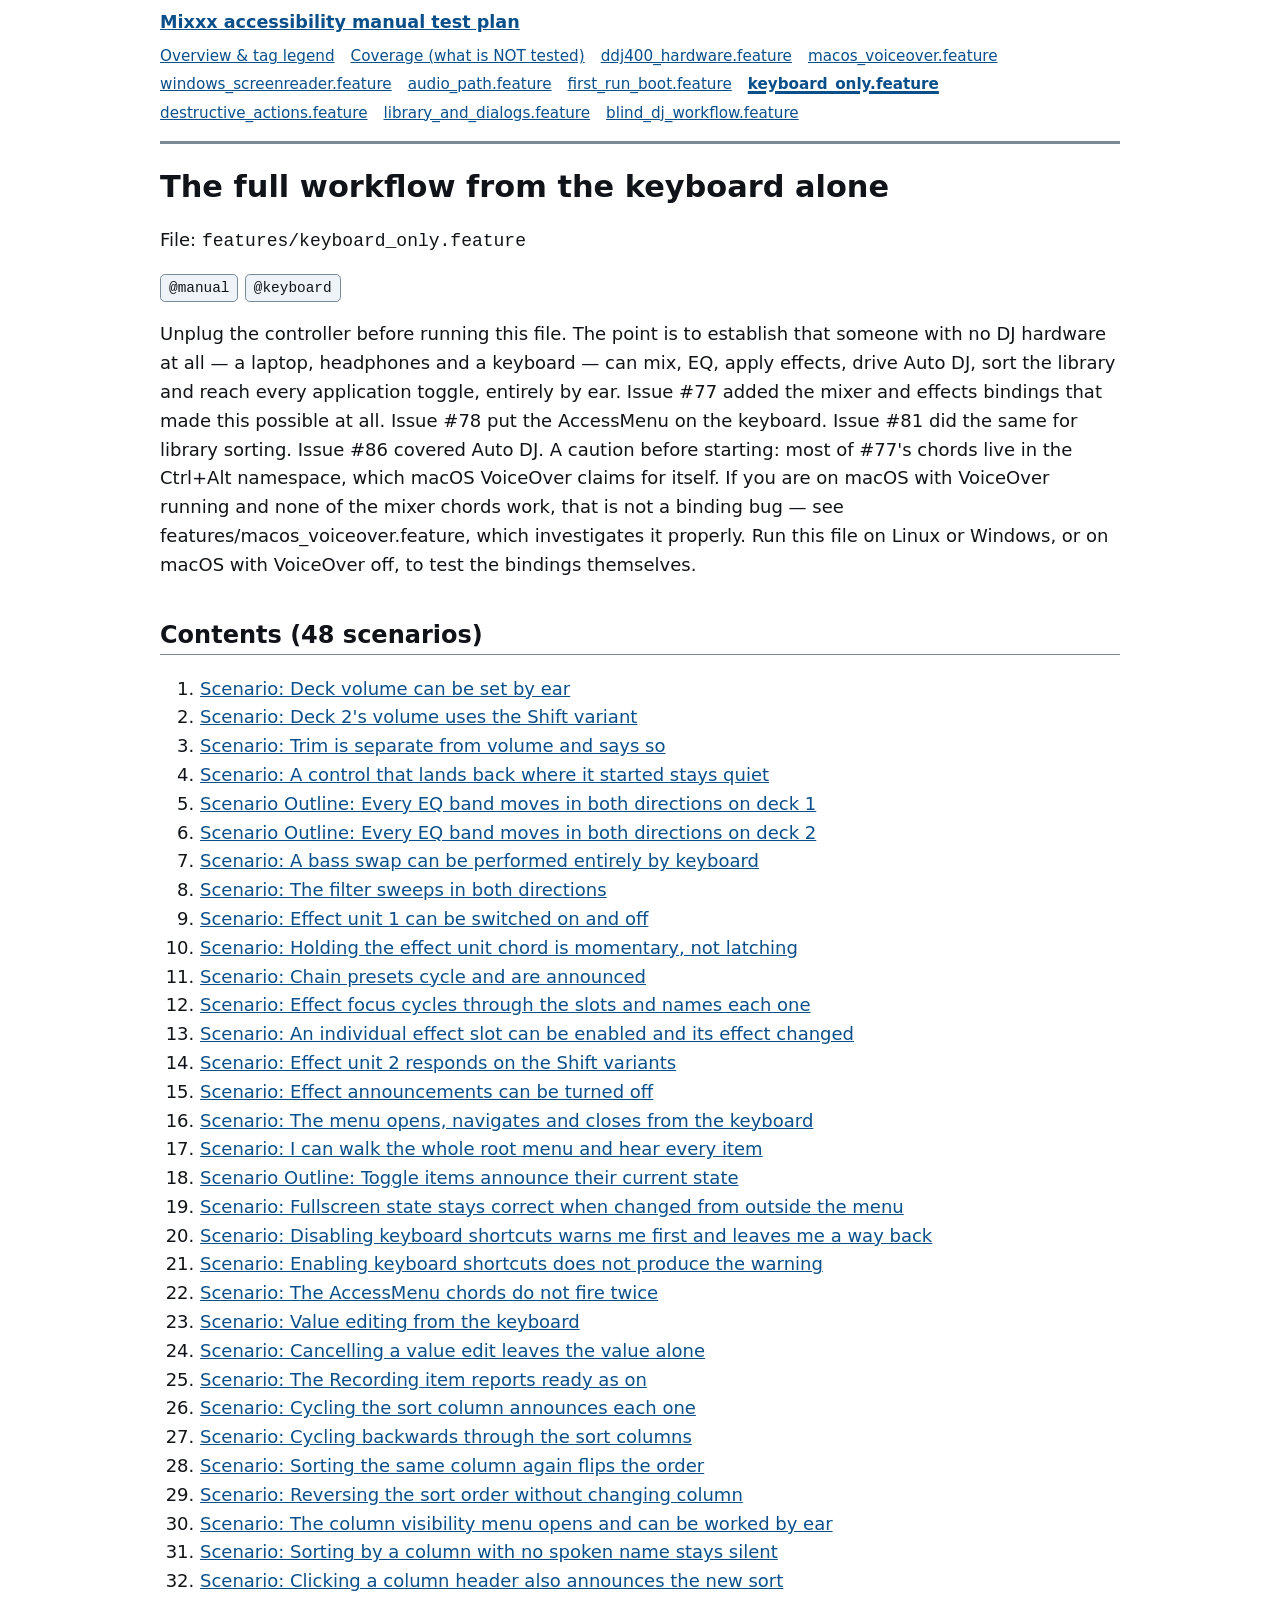
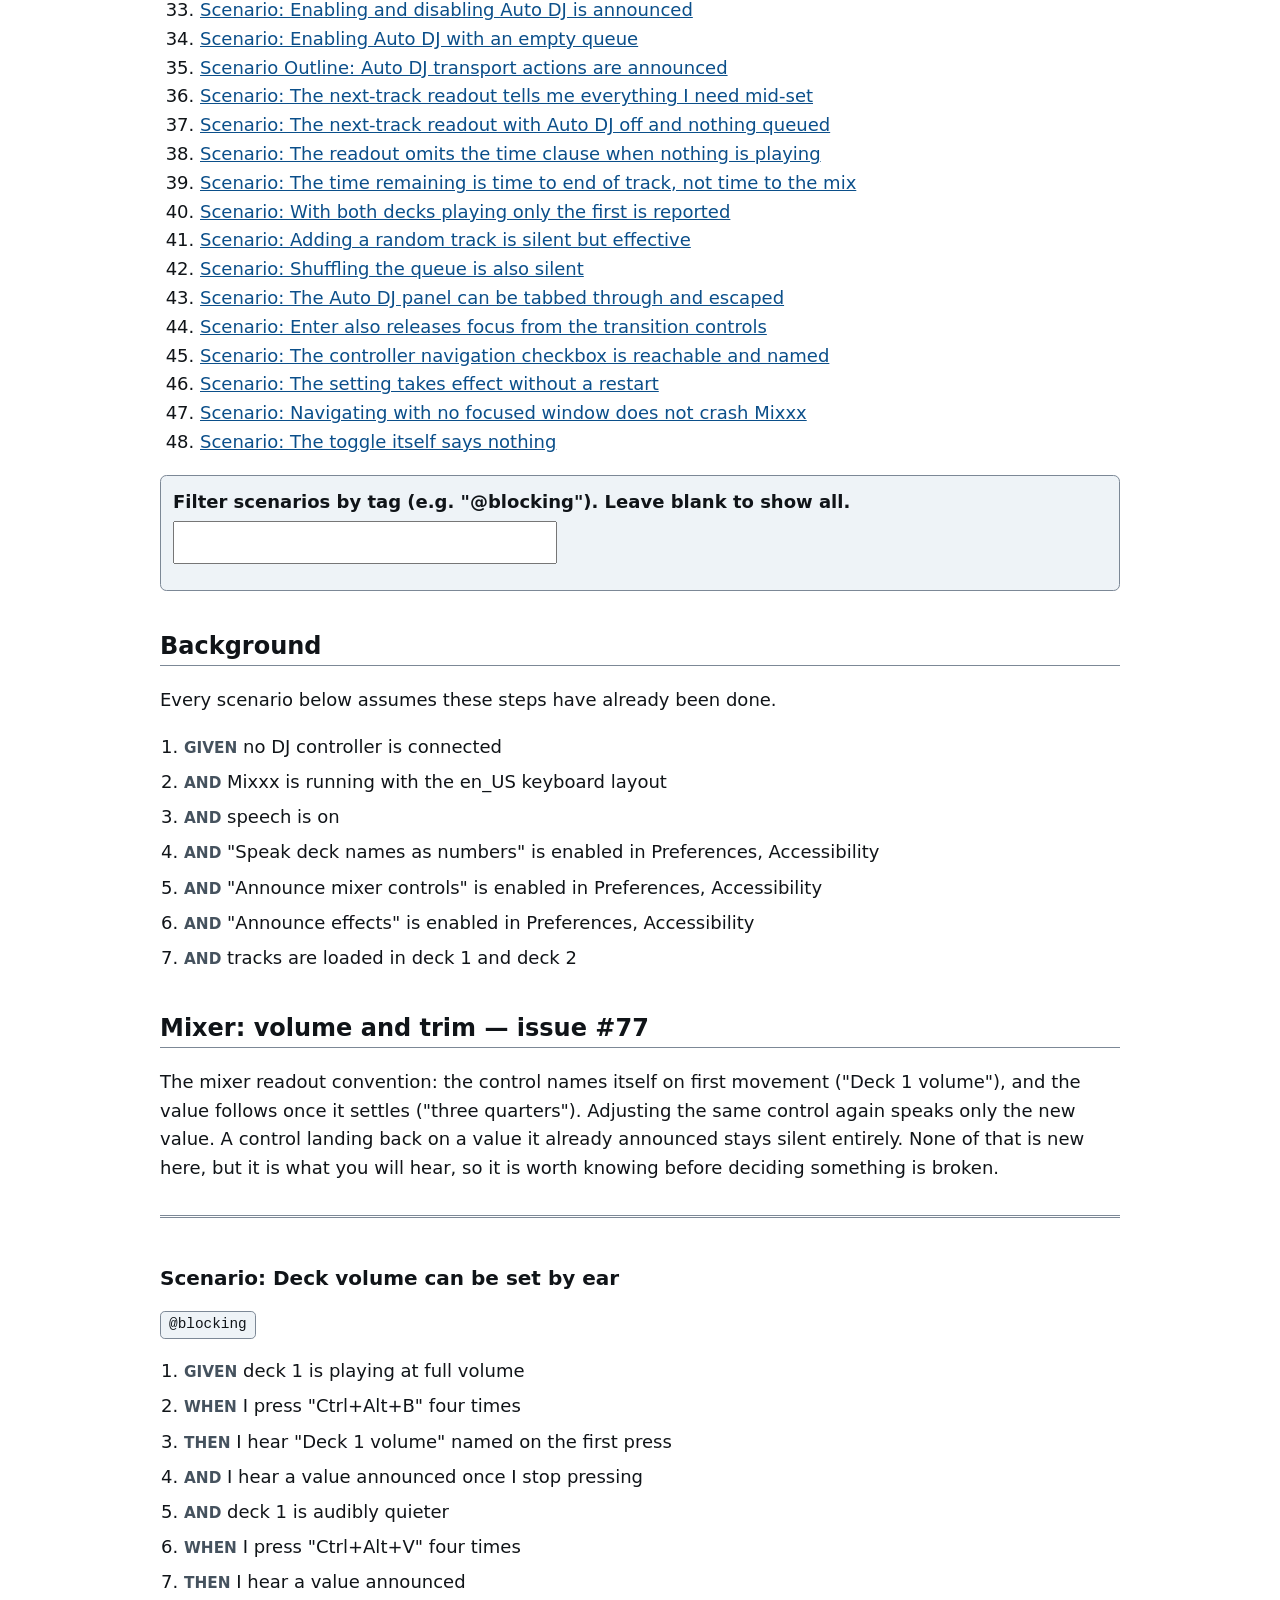
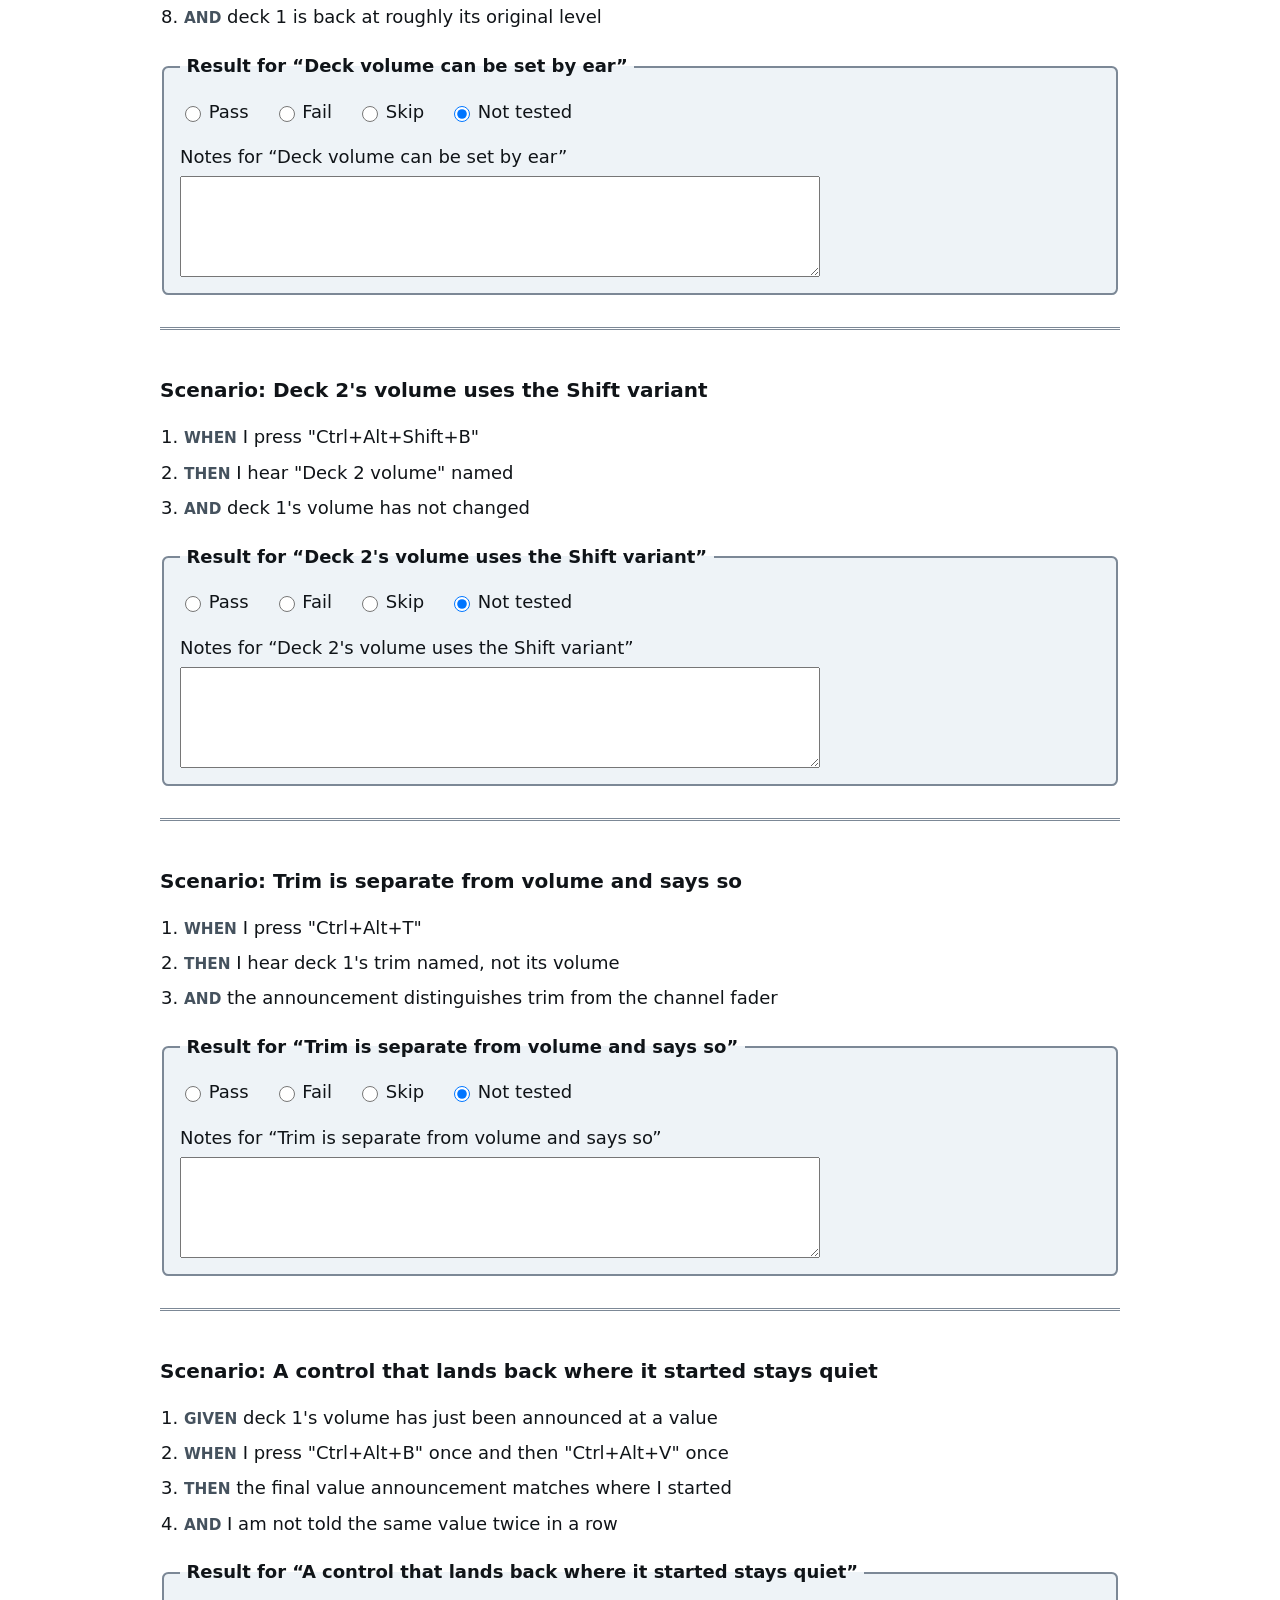
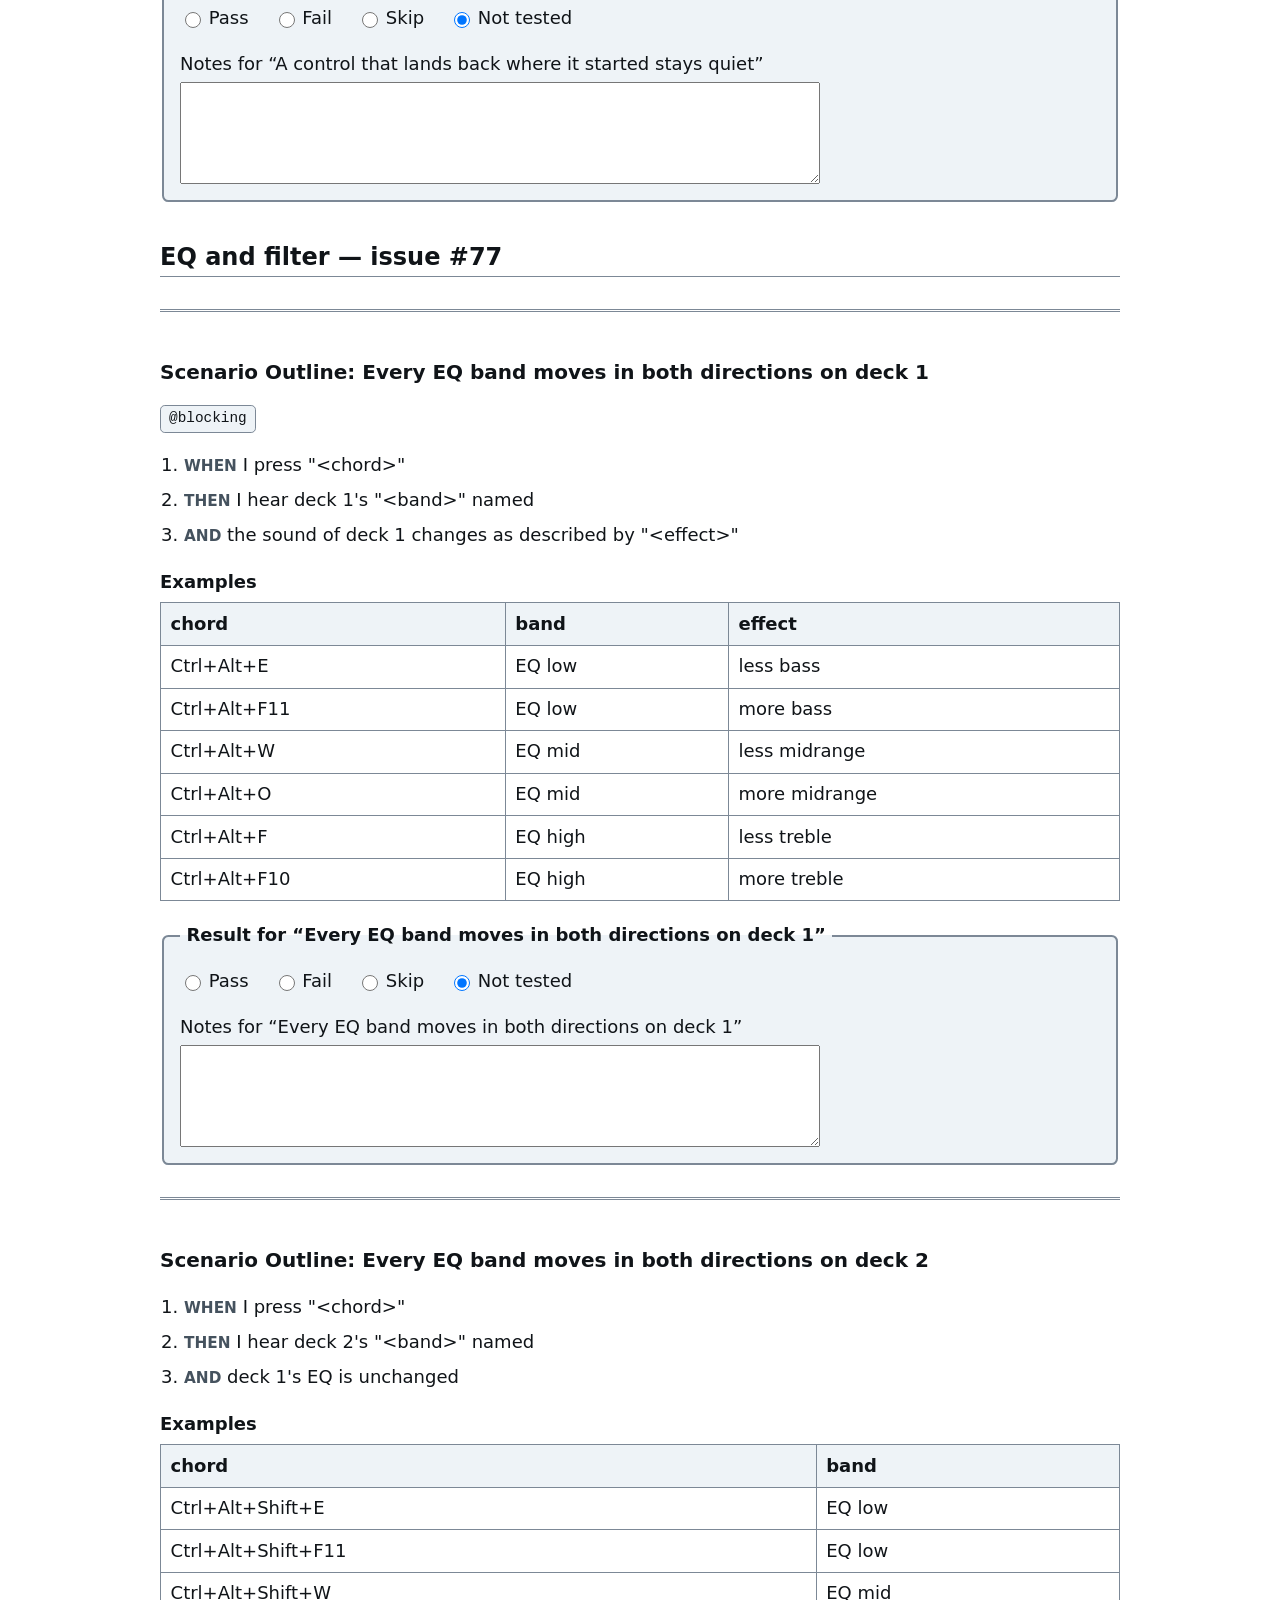
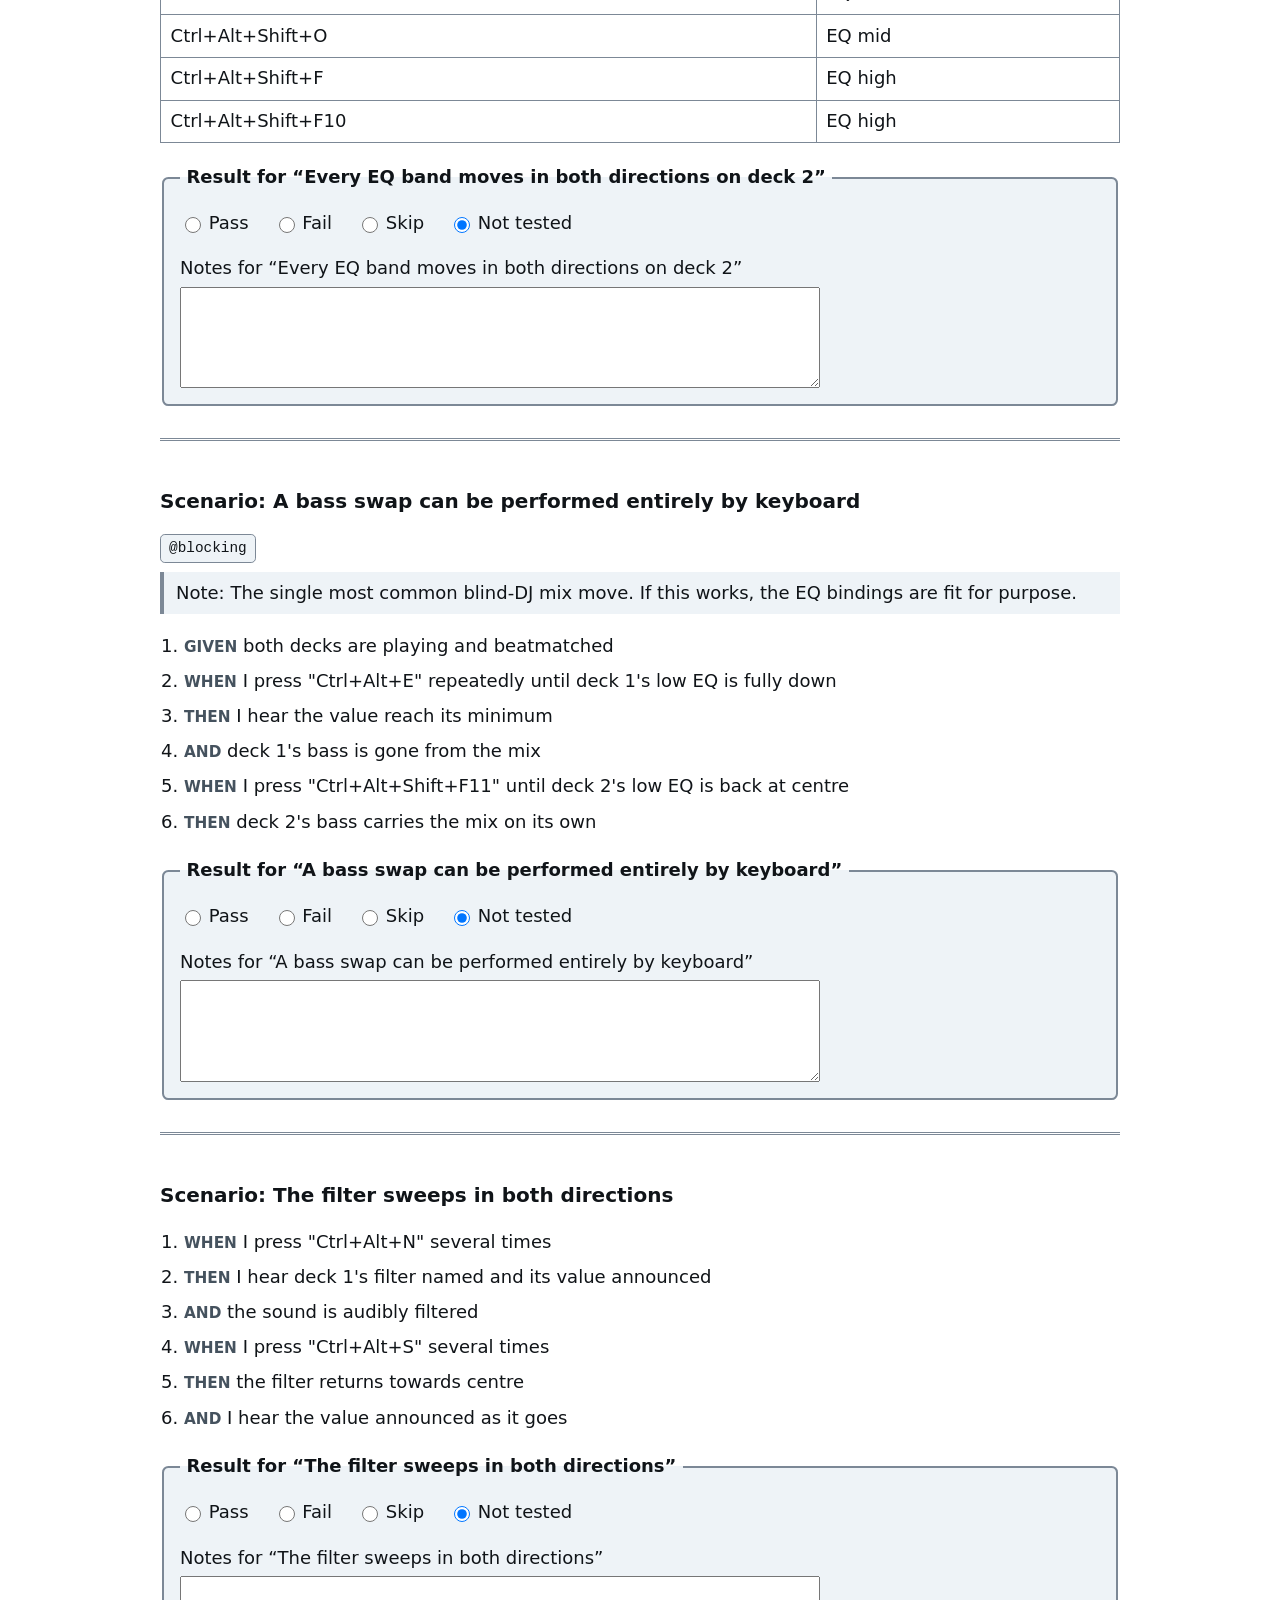
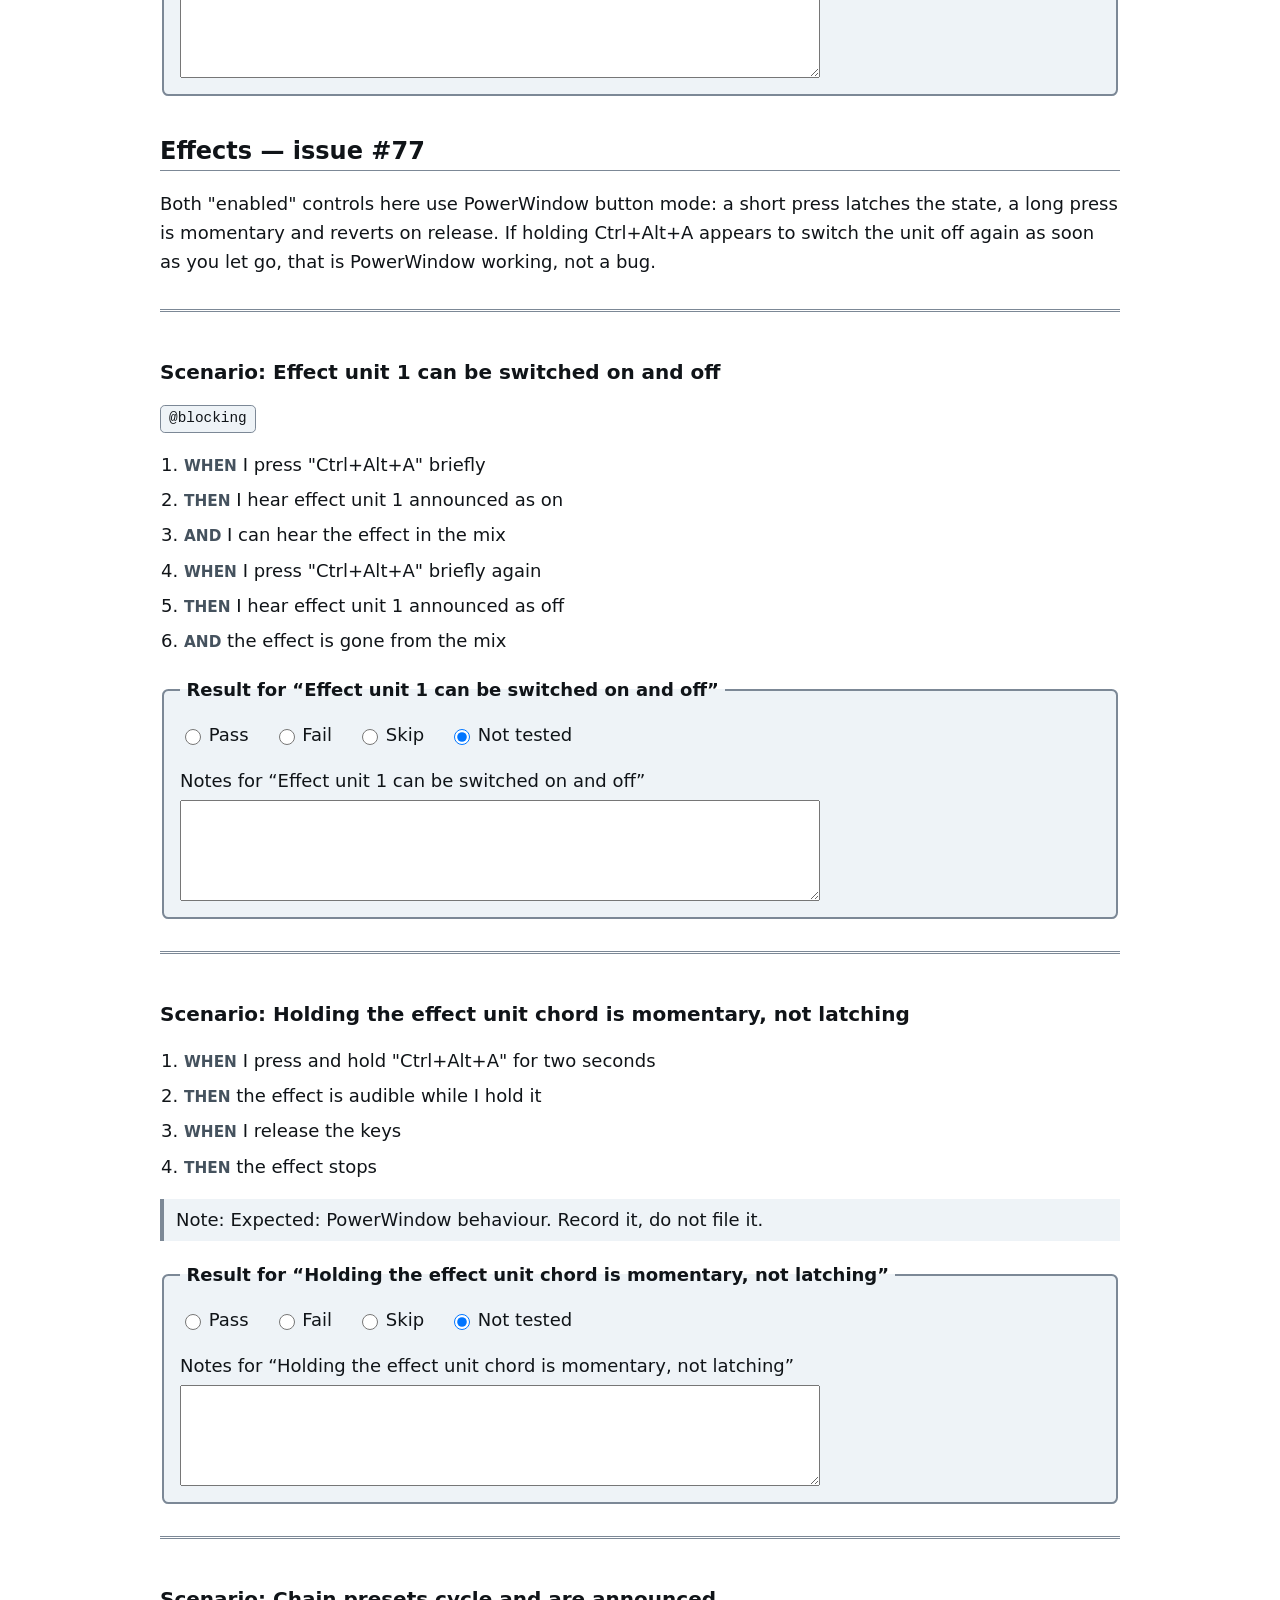
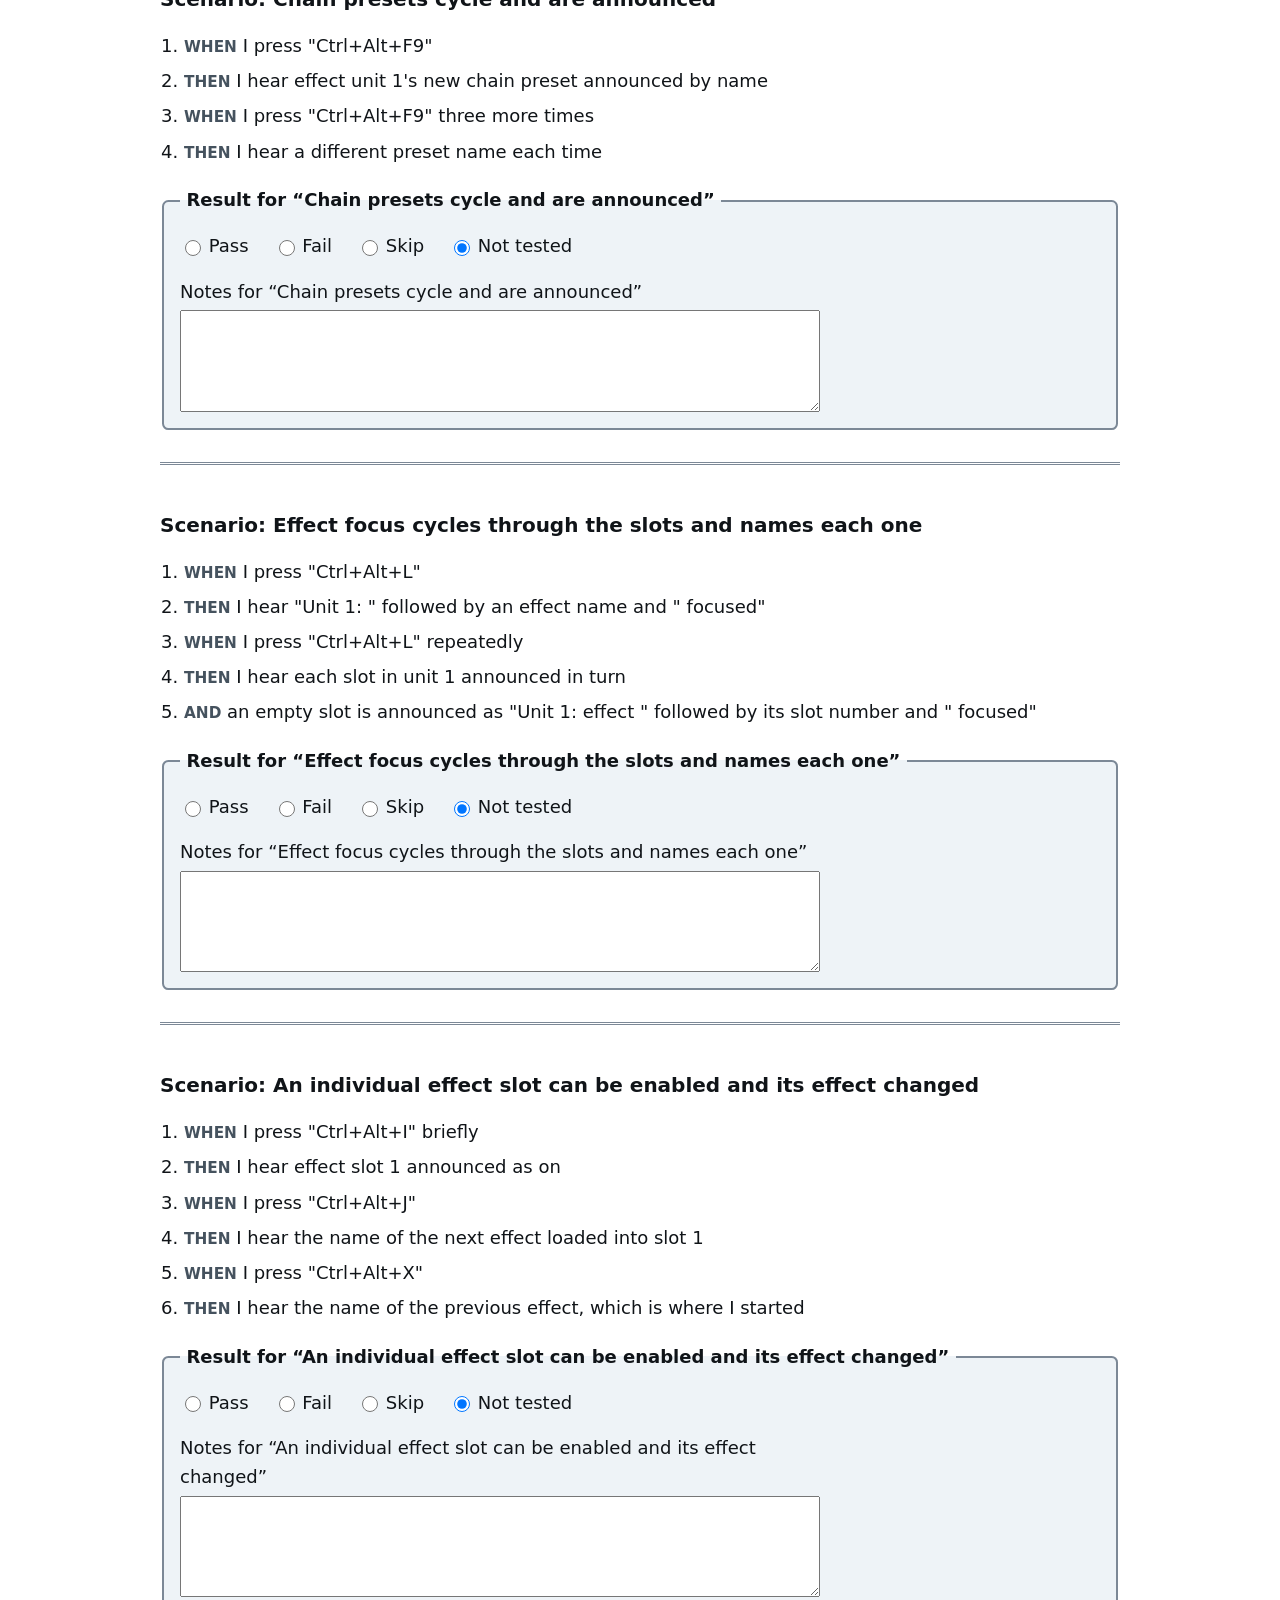
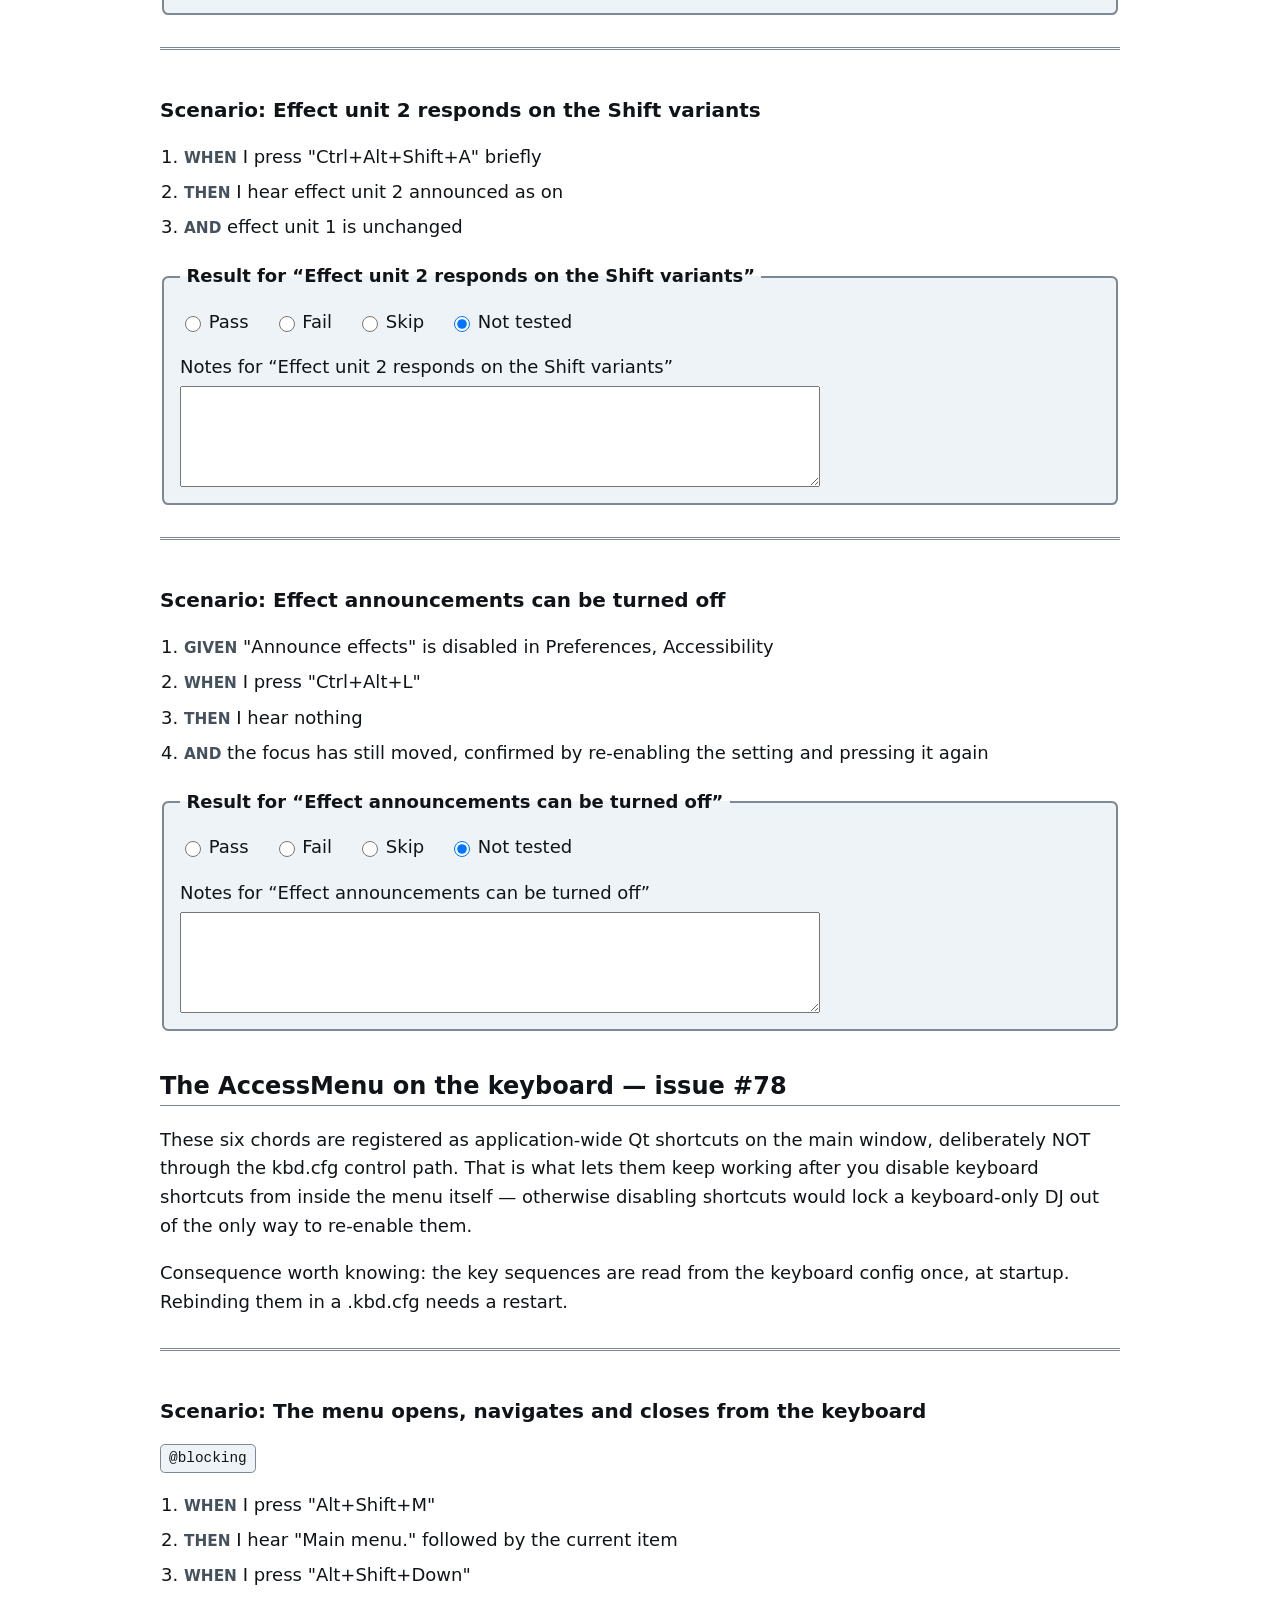
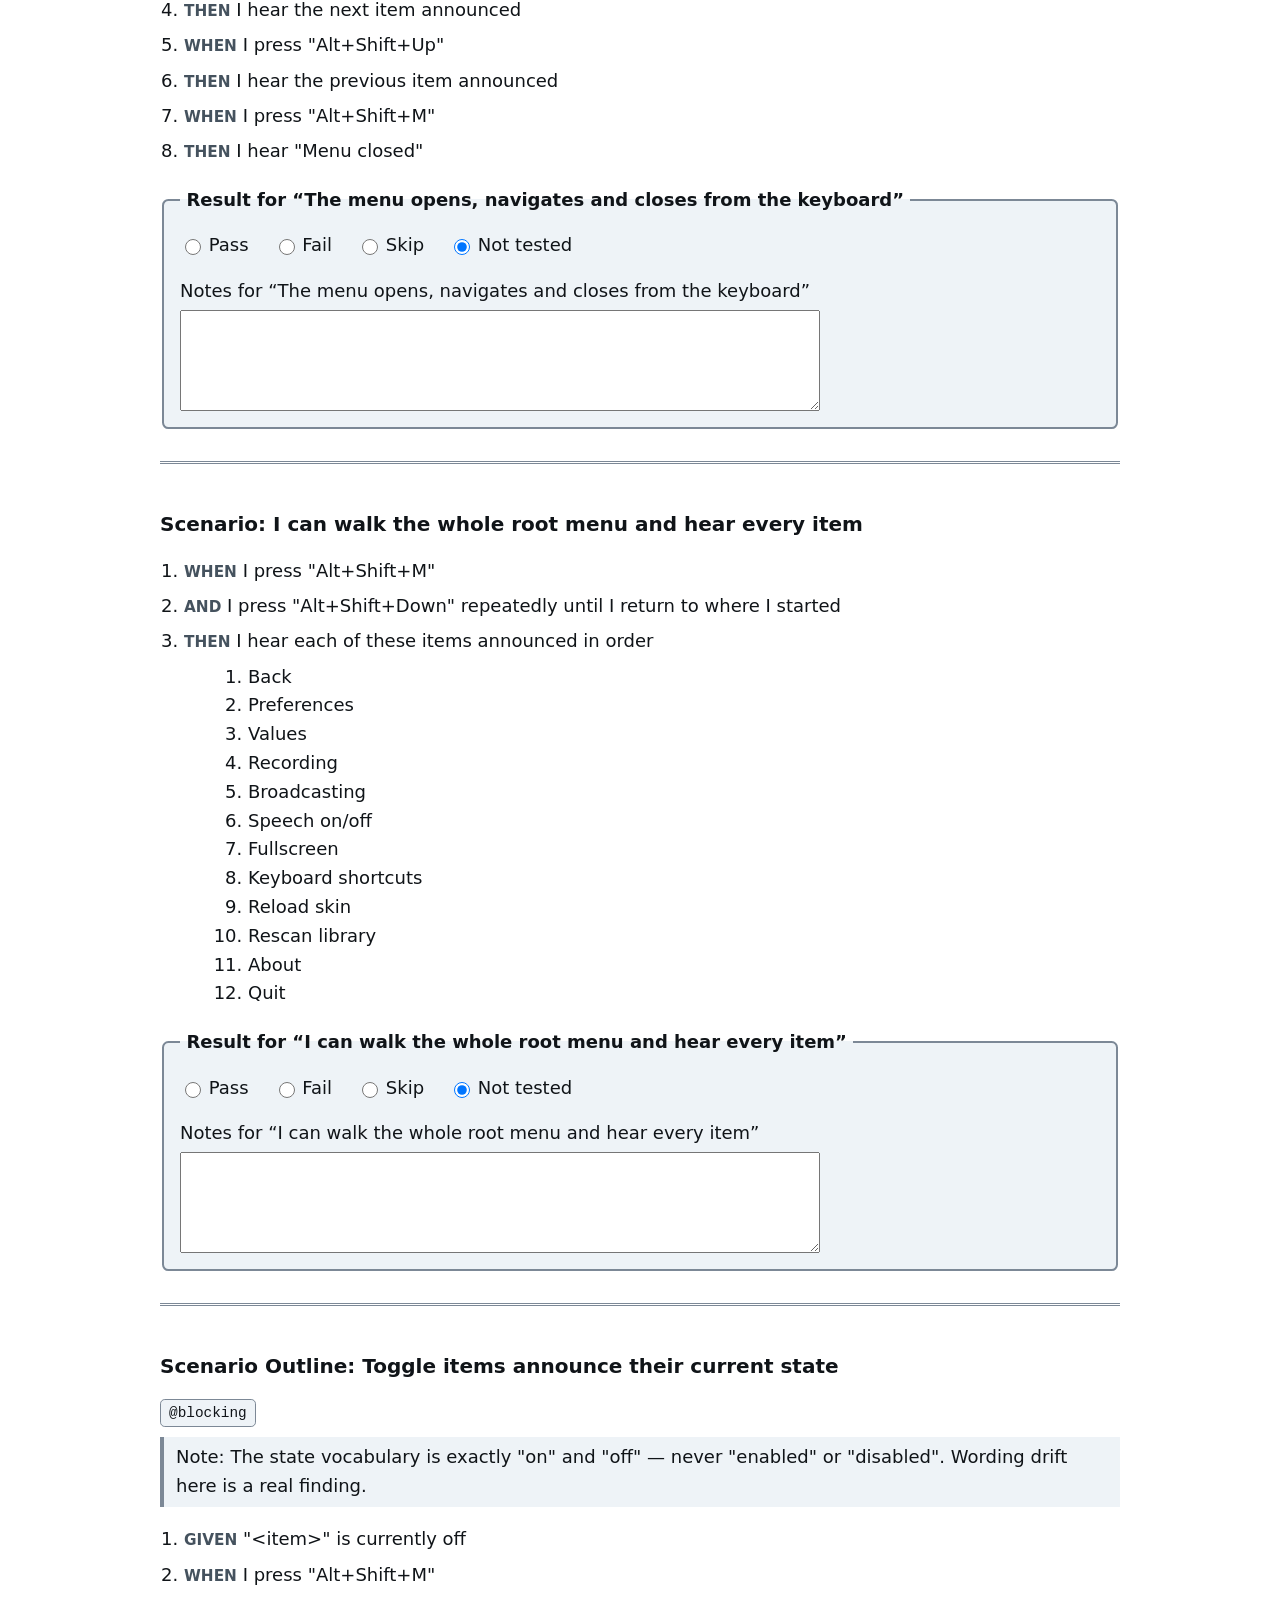
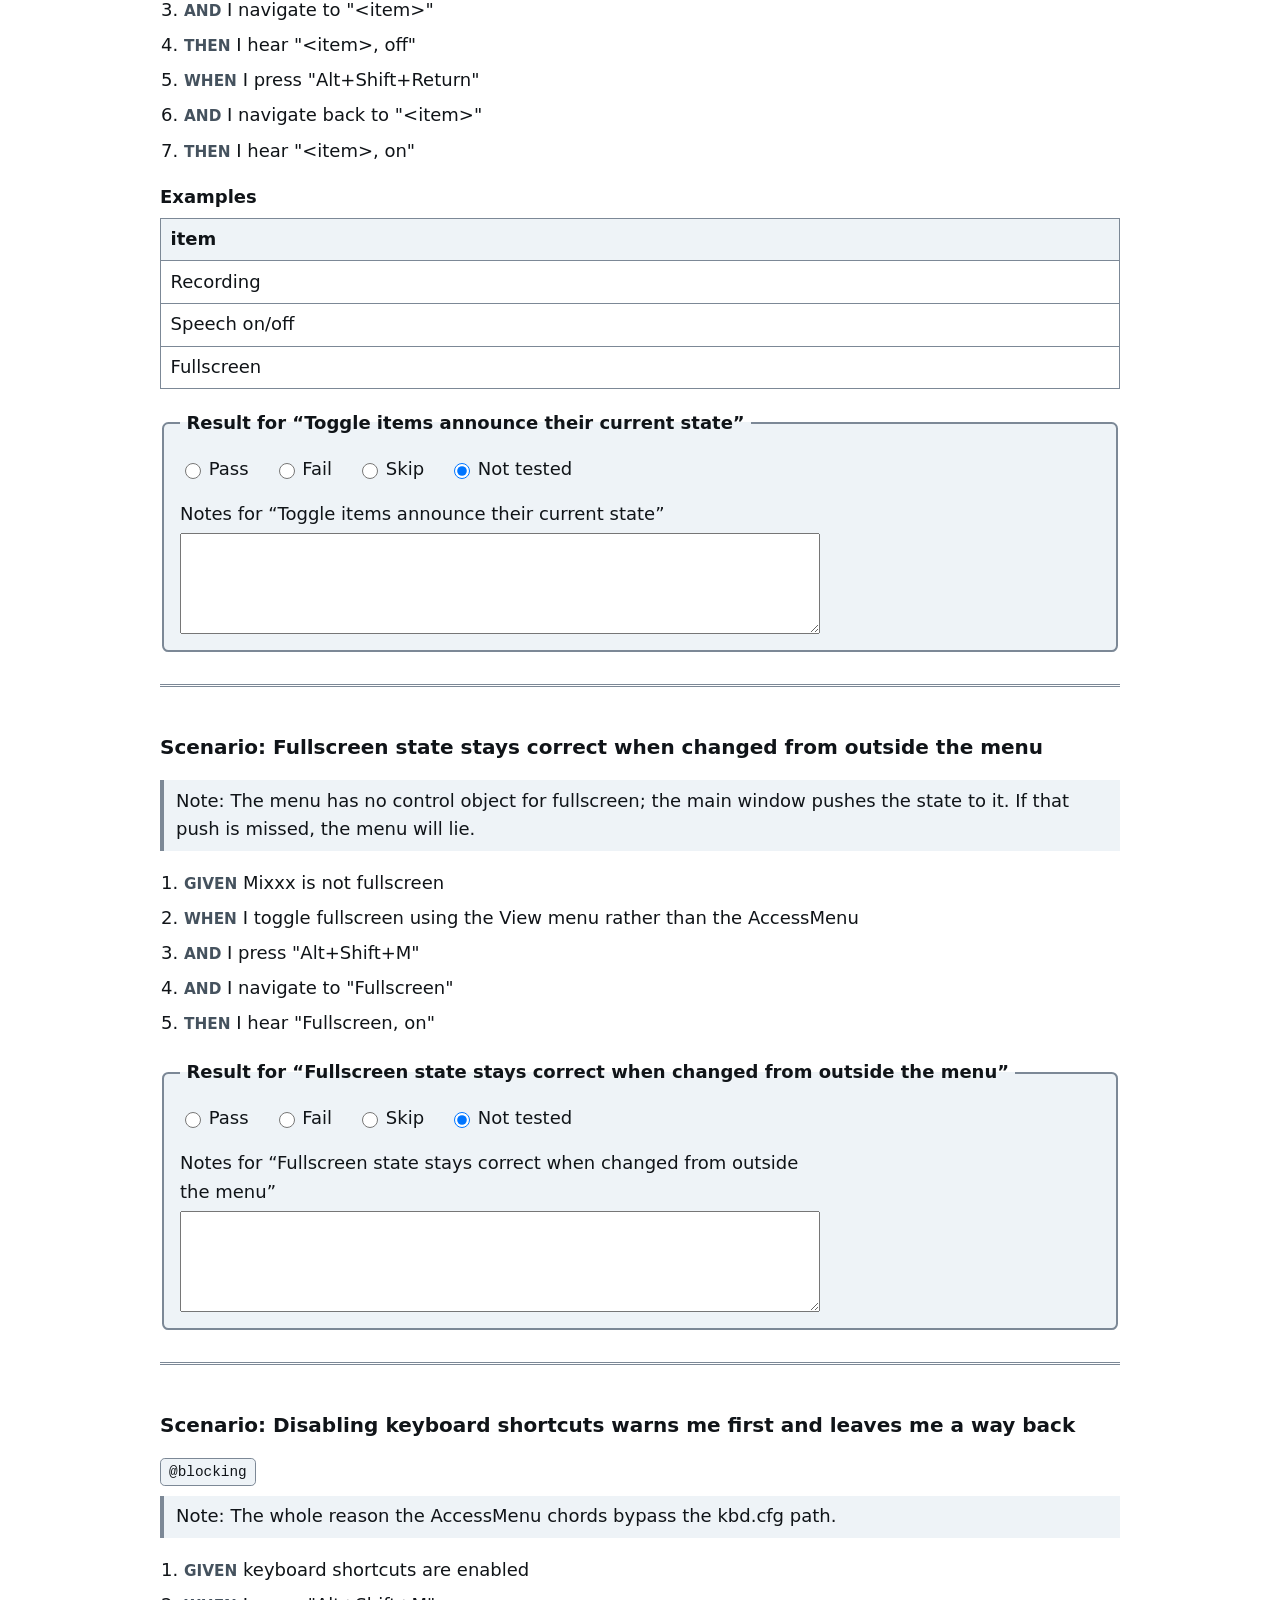
<file: features/html/keyboard_only.html>
<!DOCTYPE html>
<html lang="en">
<head>
<meta charset="utf-8">
<meta name="viewport" content="width=device-width, initial-scale=1">
<title>The full workflow from the keyboard alone — Mixxx accessibility test plan</title>
<link rel="stylesheet" href="style.css">

</head>
<body>
<a class="skip-link" href="#main">Skip to main content</a>
<header>
<p class="site-title"><a href="index.html">Mixxx accessibility manual test plan</a></p>
<nav aria-label='Test plan navigation'><ul><li><a href='index.html'>Overview &amp; tag legend</a></li><li><a href='coverage.html'>Coverage (what is NOT tested)</a></li><li><a href='ddj400_hardware.html'>ddj400_hardware.feature</a></li><li><a href='macos_voiceover.html'>macos_voiceover.feature</a></li><li><a href='windows_screenreader.html'>windows_screenreader.feature</a></li><li><a href='audio_path.html'>audio_path.feature</a></li><li><a href='first_run_boot.html'>first_run_boot.feature</a></li><li><a href='keyboard_only.html' aria-current='page'>keyboard_only.feature</a></li><li><a href='destructive_actions.html'>destructive_actions.feature</a></li><li><a href='library_and_dialogs.html'>library_and_dialogs.feature</a></li><li><a href='blind_dj_workflow.html'>blind_dj_workflow.feature</a></li></ul></nav>
</header>
<main id="main">
<h1>The full workflow from the keyboard alone</h1>
<p class='file-name'>File: <code>features/keyboard_only.feature</code></p>
<ul class="tags" aria-label="Tags"><li class="tag">@manual</li><li class="tag">@keyboard</li></ul>
<p>Unplug the controller before running this file. The point is to establish that someone with no DJ hardware at all — a laptop, headphones and a keyboard — can mix, EQ, apply effects, drive Auto DJ, sort the library and reach every application toggle, entirely by ear. Issue #77 added the mixer and effects bindings that made this possible at all. Issue #78 put the AccessMenu on the keyboard. Issue #81 did the same for library sorting. Issue #86 covered Auto DJ. A caution before starting: most of #77's chords live in the Ctrl+Alt namespace, which macOS VoiceOver claims for itself. If you are on macOS with VoiceOver running and none of the mixer chords work, that is not a binding bug — see features/macos_voiceover.feature, which investigates it properly. Run this file on Linux or Windows, or on macOS with VoiceOver off, to test the bindings themselves.</p>
<nav aria-label='Scenarios in this file'>
<h2>Contents (48 scenarios)</h2>
<ol>
<li><a href='#keyboard_only-s1-deck-volume-can-be-set-by-ear'>Scenario: Deck volume can be set by ear</a></li>
<li><a href='#keyboard_only-s2-deck-2-s-volume-uses-the-shift-variant'>Scenario: Deck 2's volume uses the Shift variant</a></li>
<li><a href='#keyboard_only-s3-trim-is-separate-from-volume-and-says-so'>Scenario: Trim is separate from volume and says so</a></li>
<li><a href='#keyboard_only-s4-a-control-that-lands-back-where-it-started-stays-quiet'>Scenario: A control that lands back where it started stays quiet</a></li>
<li><a href='#keyboard_only-s5-every-eq-band-moves-in-both-directions-on-deck-1'>Scenario Outline: Every EQ band moves in both directions on deck 1</a></li>
<li><a href='#keyboard_only-s6-every-eq-band-moves-in-both-directions-on-deck-2'>Scenario Outline: Every EQ band moves in both directions on deck 2</a></li>
<li><a href='#keyboard_only-s7-a-bass-swap-can-be-performed-entirely-by-keyboard'>Scenario: A bass swap can be performed entirely by keyboard</a></li>
<li><a href='#keyboard_only-s8-the-filter-sweeps-in-both-directions'>Scenario: The filter sweeps in both directions</a></li>
<li><a href='#keyboard_only-s9-effect-unit-1-can-be-switched-on-and-off'>Scenario: Effect unit 1 can be switched on and off</a></li>
<li><a href='#keyboard_only-s10-holding-the-effect-unit-chord-is-momentary-not-latching'>Scenario: Holding the effect unit chord is momentary, not latching</a></li>
<li><a href='#keyboard_only-s11-chain-presets-cycle-and-are-announced'>Scenario: Chain presets cycle and are announced</a></li>
<li><a href='#keyboard_only-s12-effect-focus-cycles-through-the-slots-and-names-each-one'>Scenario: Effect focus cycles through the slots and names each one</a></li>
<li><a href='#keyboard_only-s13-an-individual-effect-slot-can-be-enabled-and-its-effect-changed'>Scenario: An individual effect slot can be enabled and its effect changed</a></li>
<li><a href='#keyboard_only-s14-effect-unit-2-responds-on-the-shift-variants'>Scenario: Effect unit 2 responds on the Shift variants</a></li>
<li><a href='#keyboard_only-s15-effect-announcements-can-be-turned-off'>Scenario: Effect announcements can be turned off</a></li>
<li><a href='#keyboard_only-s16-the-menu-opens-navigates-and-closes-from-the-keyboard'>Scenario: The menu opens, navigates and closes from the keyboard</a></li>
<li><a href='#keyboard_only-s17-i-can-walk-the-whole-root-menu-and-hear-every-item'>Scenario: I can walk the whole root menu and hear every item</a></li>
<li><a href='#keyboard_only-s18-toggle-items-announce-their-current-state'>Scenario Outline: Toggle items announce their current state</a></li>
<li><a href='#keyboard_only-s19-fullscreen-state-stays-correct-when-changed-from-outside-the-menu'>Scenario: Fullscreen state stays correct when changed from outside the menu</a></li>
<li><a href='#keyboard_only-s20-disabling-keyboard-shortcuts-warns-me-first-and-leaves-me-a-way-back'>Scenario: Disabling keyboard shortcuts warns me first and leaves me a way back</a></li>
<li><a href='#keyboard_only-s21-enabling-keyboard-shortcuts-does-not-produce-the-warning'>Scenario: Enabling keyboard shortcuts does not produce the warning</a></li>
<li><a href='#keyboard_only-s22-the-accessmenu-chords-do-not-fire-twice'>Scenario: The AccessMenu chords do not fire twice</a></li>
<li><a href='#keyboard_only-s23-value-editing-from-the-keyboard'>Scenario: Value editing from the keyboard</a></li>
<li><a href='#keyboard_only-s24-cancelling-a-value-edit-leaves-the-value-alone'>Scenario: Cancelling a value edit leaves the value alone</a></li>
<li><a href='#keyboard_only-s25-the-recording-item-reports-ready-as-on'>Scenario: The Recording item reports ready as on</a></li>
<li><a href='#keyboard_only-s26-cycling-the-sort-column-announces-each-one'>Scenario: Cycling the sort column announces each one</a></li>
<li><a href='#keyboard_only-s27-cycling-backwards-through-the-sort-columns'>Scenario: Cycling backwards through the sort columns</a></li>
<li><a href='#keyboard_only-s28-sorting-the-same-column-again-flips-the-order'>Scenario: Sorting the same column again flips the order</a></li>
<li><a href='#keyboard_only-s29-reversing-the-sort-order-without-changing-column'>Scenario: Reversing the sort order without changing column</a></li>
<li><a href='#keyboard_only-s30-the-column-visibility-menu-opens-and-can-be-worked-by-ear'>Scenario: The column visibility menu opens and can be worked by ear</a></li>
<li><a href='#keyboard_only-s31-sorting-by-a-column-with-no-spoken-name-stays-silent'>Scenario: Sorting by a column with no spoken name stays silent</a></li>
<li><a href='#keyboard_only-s32-clicking-a-column-header-also-announces-the-new-sort'>Scenario: Clicking a column header also announces the new sort</a></li>
<li><a href='#keyboard_only-s33-enabling-and-disabling-auto-dj-is-announced'>Scenario: Enabling and disabling Auto DJ is announced</a></li>
<li><a href='#keyboard_only-s34-enabling-auto-dj-with-an-empty-queue'>Scenario: Enabling Auto DJ with an empty queue</a></li>
<li><a href='#keyboard_only-s35-auto-dj-transport-actions-are-announced'>Scenario Outline: Auto DJ transport actions are announced</a></li>
<li><a href='#keyboard_only-s36-the-next-track-readout-tells-me-everything-i-need-mid-set'>Scenario: The next-track readout tells me everything I need mid-set</a></li>
<li><a href='#keyboard_only-s37-the-next-track-readout-with-auto-dj-off-and-nothing-queued'>Scenario: The next-track readout with Auto DJ off and nothing queued</a></li>
<li><a href='#keyboard_only-s38-the-readout-omits-the-time-clause-when-nothing-is-playing'>Scenario: The readout omits the time clause when nothing is playing</a></li>
<li><a href='#keyboard_only-s39-the-time-remaining-is-time-to-end-of-track-not-time-to-the-mix'>Scenario: The time remaining is time to end of track, not time to the mix</a></li>
<li><a href='#keyboard_only-s40-with-both-decks-playing-only-the-first-is-reported'>Scenario: With both decks playing only the first is reported</a></li>
<li><a href='#keyboard_only-s41-adding-a-random-track-is-silent-but-effective'>Scenario: Adding a random track is silent but effective</a></li>
<li><a href='#keyboard_only-s42-shuffling-the-queue-is-also-silent'>Scenario: Shuffling the queue is also silent</a></li>
<li><a href='#keyboard_only-s43-the-auto-dj-panel-can-be-tabbed-through-and-escaped'>Scenario: The Auto DJ panel can be tabbed through and escaped</a></li>
<li><a href='#keyboard_only-s44-enter-also-releases-focus-from-the-transition-controls'>Scenario: Enter also releases focus from the transition controls</a></li>
<li><a href='#keyboard_only-s45-the-controller-navigation-checkbox-is-reachable-and-named'>Scenario: The controller navigation checkbox is reachable and named</a></li>
<li><a href='#keyboard_only-s46-the-setting-takes-effect-without-a-restart'>Scenario: The setting takes effect without a restart</a></li>
<li><a href='#keyboard_only-s47-navigating-with-no-focused-window-does-not-crash-mixxx'>Scenario: Navigating with no focused window does not crash Mixxx</a></li>
<li><a href='#keyboard_only-s48-the-toggle-itself-says-nothing'>Scenario: The toggle itself says nothing</a></li>
</ol>
</nav>
<section aria-labelledby='background-heading'>
<h2 id='background-heading'>Background</h2>
<p>Every scenario below assumes these steps have already been done.</p>
<ol class='steps'><li><span class='keyword'>Given</span> no DJ controller is connected</li><li><span class='keyword'>And</span> Mixxx is running with the en_US keyboard layout</li><li><span class='keyword'>And</span> speech is on</li><li><span class='keyword'>And</span> "Speak deck names as numbers" is enabled in Preferences, Accessibility</li><li><span class='keyword'>And</span> "Announce mixer controls" is enabled in Preferences, Accessibility</li><li><span class='keyword'>And</span> "Announce effects" is enabled in Preferences, Accessibility</li><li><span class='keyword'>And</span> tracks are loaded in deck 1 and deck 2</li></ol>
</section>
<section aria-labelledby='keyboard_only-section-mixer-volume-and-trim-issue-77'>
<h2 id='keyboard_only-section-mixer-volume-and-trim-issue-77'>Mixer: volume and trim — issue #77</h2>
<p>The mixer readout convention: the control names itself on first movement ("Deck 1 volume"), and the value follows once it settles ("three quarters"). Adjusting the same control again speaks only the new value. A control landing back on a value it already announced stays silent entirely. None of that is new here, but it is what you will hear, so it is worth knowing before deciding something is broken.</p>
<article class='scenario' id='keyboard_only-s1-deck-volume-can-be-set-by-ear' data-tags='@blocking'>
<h3>Scenario: Deck volume can be set by ear</h3>
<ul class="tags" aria-label="Tags"><li class="tag">@blocking</li></ul>
<ol class='steps'><li><span class='keyword'>Given</span> deck 1 is playing at full volume</li><li><span class='keyword'>When</span> I press "Ctrl+Alt+B" four times</li><li><span class='keyword'>Then</span> I hear "Deck 1 volume" named on the first press</li><li><span class='keyword'>And</span> I hear a value announced once I stop pressing</li><li><span class='keyword'>And</span> deck 1 is audibly quieter</li><li><span class='keyword'>When</span> I press "Ctrl+Alt+V" four times</li><li><span class='keyword'>Then</span> I hear a value announced</li><li><span class='keyword'>And</span> deck 1 is back at roughly its original level</li></ol>
<fieldset class='result'>
<legend>Result for &ldquo;Deck volume can be set by ear&rdquo;</legend>
<span class='radio-option'><input type='radio' id='keyboard_only-s1-deck-volume-can-be-set-by-ear-pass' name='keyboard_only-s1-deck-volume-can-be-set-by-ear-result' value='pass' data-persist-key='keyboard_only::keyboard_only-s1-deck-volume-can-be-set-by-ear::result'><label for='keyboard_only-s1-deck-volume-can-be-set-by-ear-pass'>Pass</label></span>
<span class='radio-option'><input type='radio' id='keyboard_only-s1-deck-volume-can-be-set-by-ear-fail' name='keyboard_only-s1-deck-volume-can-be-set-by-ear-result' value='fail' data-persist-key='keyboard_only::keyboard_only-s1-deck-volume-can-be-set-by-ear::result'><label for='keyboard_only-s1-deck-volume-can-be-set-by-ear-fail'>Fail</label></span>
<span class='radio-option'><input type='radio' id='keyboard_only-s1-deck-volume-can-be-set-by-ear-skip' name='keyboard_only-s1-deck-volume-can-be-set-by-ear-result' value='skip' data-persist-key='keyboard_only::keyboard_only-s1-deck-volume-can-be-set-by-ear::result'><label for='keyboard_only-s1-deck-volume-can-be-set-by-ear-skip'>Skip</label></span>
<span class='radio-option'><input type='radio' id='keyboard_only-s1-deck-volume-can-be-set-by-ear-not-tested' name='keyboard_only-s1-deck-volume-can-be-set-by-ear-result' value='not-tested' data-persist-key='keyboard_only::keyboard_only-s1-deck-volume-can-be-set-by-ear::result' checked><label for='keyboard_only-s1-deck-volume-can-be-set-by-ear-not-tested'>Not tested</label></span>
<div class='notes-field'><label for='keyboard_only-s1-deck-volume-can-be-set-by-ear-notes'>Notes for &ldquo;Deck volume can be set by ear&rdquo;</label>
<textarea id='keyboard_only-s1-deck-volume-can-be-set-by-ear-notes' data-persist-key='keyboard_only::keyboard_only-s1-deck-volume-can-be-set-by-ear::notes' rows='3'></textarea></div>
</fieldset>
</article>
<article class='scenario' id='keyboard_only-s2-deck-2-s-volume-uses-the-shift-variant' data-tags=''>
<h3>Scenario: Deck 2's volume uses the Shift variant</h3>

<ol class='steps'><li><span class='keyword'>When</span> I press "Ctrl+Alt+Shift+B"</li><li><span class='keyword'>Then</span> I hear "Deck 2 volume" named</li><li><span class='keyword'>And</span> deck 1's volume has not changed</li></ol>
<fieldset class='result'>
<legend>Result for &ldquo;Deck 2's volume uses the Shift variant&rdquo;</legend>
<span class='radio-option'><input type='radio' id='keyboard_only-s2-deck-2-s-volume-uses-the-shift-variant-pass' name='keyboard_only-s2-deck-2-s-volume-uses-the-shift-variant-result' value='pass' data-persist-key='keyboard_only::keyboard_only-s2-deck-2-s-volume-uses-the-shift-variant::result'><label for='keyboard_only-s2-deck-2-s-volume-uses-the-shift-variant-pass'>Pass</label></span>
<span class='radio-option'><input type='radio' id='keyboard_only-s2-deck-2-s-volume-uses-the-shift-variant-fail' name='keyboard_only-s2-deck-2-s-volume-uses-the-shift-variant-result' value='fail' data-persist-key='keyboard_only::keyboard_only-s2-deck-2-s-volume-uses-the-shift-variant::result'><label for='keyboard_only-s2-deck-2-s-volume-uses-the-shift-variant-fail'>Fail</label></span>
<span class='radio-option'><input type='radio' id='keyboard_only-s2-deck-2-s-volume-uses-the-shift-variant-skip' name='keyboard_only-s2-deck-2-s-volume-uses-the-shift-variant-result' value='skip' data-persist-key='keyboard_only::keyboard_only-s2-deck-2-s-volume-uses-the-shift-variant::result'><label for='keyboard_only-s2-deck-2-s-volume-uses-the-shift-variant-skip'>Skip</label></span>
<span class='radio-option'><input type='radio' id='keyboard_only-s2-deck-2-s-volume-uses-the-shift-variant-not-tested' name='keyboard_only-s2-deck-2-s-volume-uses-the-shift-variant-result' value='not-tested' data-persist-key='keyboard_only::keyboard_only-s2-deck-2-s-volume-uses-the-shift-variant::result' checked><label for='keyboard_only-s2-deck-2-s-volume-uses-the-shift-variant-not-tested'>Not tested</label></span>
<div class='notes-field'><label for='keyboard_only-s2-deck-2-s-volume-uses-the-shift-variant-notes'>Notes for &ldquo;Deck 2's volume uses the Shift variant&rdquo;</label>
<textarea id='keyboard_only-s2-deck-2-s-volume-uses-the-shift-variant-notes' data-persist-key='keyboard_only::keyboard_only-s2-deck-2-s-volume-uses-the-shift-variant::notes' rows='3'></textarea></div>
</fieldset>
</article>
<article class='scenario' id='keyboard_only-s3-trim-is-separate-from-volume-and-says-so' data-tags=''>
<h3>Scenario: Trim is separate from volume and says so</h3>

<ol class='steps'><li><span class='keyword'>When</span> I press "Ctrl+Alt+T"</li><li><span class='keyword'>Then</span> I hear deck 1's trim named, not its volume</li><li><span class='keyword'>And</span> the announcement distinguishes trim from the channel fader</li></ol>
<fieldset class='result'>
<legend>Result for &ldquo;Trim is separate from volume and says so&rdquo;</legend>
<span class='radio-option'><input type='radio' id='keyboard_only-s3-trim-is-separate-from-volume-and-says-so-pass' name='keyboard_only-s3-trim-is-separate-from-volume-and-says-so-result' value='pass' data-persist-key='keyboard_only::keyboard_only-s3-trim-is-separate-from-volume-and-says-so::result'><label for='keyboard_only-s3-trim-is-separate-from-volume-and-says-so-pass'>Pass</label></span>
<span class='radio-option'><input type='radio' id='keyboard_only-s3-trim-is-separate-from-volume-and-says-so-fail' name='keyboard_only-s3-trim-is-separate-from-volume-and-says-so-result' value='fail' data-persist-key='keyboard_only::keyboard_only-s3-trim-is-separate-from-volume-and-says-so::result'><label for='keyboard_only-s3-trim-is-separate-from-volume-and-says-so-fail'>Fail</label></span>
<span class='radio-option'><input type='radio' id='keyboard_only-s3-trim-is-separate-from-volume-and-says-so-skip' name='keyboard_only-s3-trim-is-separate-from-volume-and-says-so-result' value='skip' data-persist-key='keyboard_only::keyboard_only-s3-trim-is-separate-from-volume-and-says-so::result'><label for='keyboard_only-s3-trim-is-separate-from-volume-and-says-so-skip'>Skip</label></span>
<span class='radio-option'><input type='radio' id='keyboard_only-s3-trim-is-separate-from-volume-and-says-so-not-tested' name='keyboard_only-s3-trim-is-separate-from-volume-and-says-so-result' value='not-tested' data-persist-key='keyboard_only::keyboard_only-s3-trim-is-separate-from-volume-and-says-so::result' checked><label for='keyboard_only-s3-trim-is-separate-from-volume-and-says-so-not-tested'>Not tested</label></span>
<div class='notes-field'><label for='keyboard_only-s3-trim-is-separate-from-volume-and-says-so-notes'>Notes for &ldquo;Trim is separate from volume and says so&rdquo;</label>
<textarea id='keyboard_only-s3-trim-is-separate-from-volume-and-says-so-notes' data-persist-key='keyboard_only::keyboard_only-s3-trim-is-separate-from-volume-and-says-so::notes' rows='3'></textarea></div>
</fieldset>
</article>
<article class='scenario' id='keyboard_only-s4-a-control-that-lands-back-where-it-started-stays-quiet' data-tags=''>
<h3>Scenario: A control that lands back where it started stays quiet</h3>

<ol class='steps'><li><span class='keyword'>Given</span> deck 1's volume has just been announced at a value</li><li><span class='keyword'>When</span> I press "Ctrl+Alt+B" once and then "Ctrl+Alt+V" once</li><li><span class='keyword'>Then</span> the final value announcement matches where I started</li><li><span class='keyword'>And</span> I am not told the same value twice in a row</li></ol>
<fieldset class='result'>
<legend>Result for &ldquo;A control that lands back where it started stays quiet&rdquo;</legend>
<span class='radio-option'><input type='radio' id='keyboard_only-s4-a-control-that-lands-back-where-it-started-stays-quiet-pass' name='keyboard_only-s4-a-control-that-lands-back-where-it-started-stays-quiet-result' value='pass' data-persist-key='keyboard_only::keyboard_only-s4-a-control-that-lands-back-where-it-started-stays-quiet::result'><label for='keyboard_only-s4-a-control-that-lands-back-where-it-started-stays-quiet-pass'>Pass</label></span>
<span class='radio-option'><input type='radio' id='keyboard_only-s4-a-control-that-lands-back-where-it-started-stays-quiet-fail' name='keyboard_only-s4-a-control-that-lands-back-where-it-started-stays-quiet-result' value='fail' data-persist-key='keyboard_only::keyboard_only-s4-a-control-that-lands-back-where-it-started-stays-quiet::result'><label for='keyboard_only-s4-a-control-that-lands-back-where-it-started-stays-quiet-fail'>Fail</label></span>
<span class='radio-option'><input type='radio' id='keyboard_only-s4-a-control-that-lands-back-where-it-started-stays-quiet-skip' name='keyboard_only-s4-a-control-that-lands-back-where-it-started-stays-quiet-result' value='skip' data-persist-key='keyboard_only::keyboard_only-s4-a-control-that-lands-back-where-it-started-stays-quiet::result'><label for='keyboard_only-s4-a-control-that-lands-back-where-it-started-stays-quiet-skip'>Skip</label></span>
<span class='radio-option'><input type='radio' id='keyboard_only-s4-a-control-that-lands-back-where-it-started-stays-quiet-not-tested' name='keyboard_only-s4-a-control-that-lands-back-where-it-started-stays-quiet-result' value='not-tested' data-persist-key='keyboard_only::keyboard_only-s4-a-control-that-lands-back-where-it-started-stays-quiet::result' checked><label for='keyboard_only-s4-a-control-that-lands-back-where-it-started-stays-quiet-not-tested'>Not tested</label></span>
<div class='notes-field'><label for='keyboard_only-s4-a-control-that-lands-back-where-it-started-stays-quiet-notes'>Notes for &ldquo;A control that lands back where it started stays quiet&rdquo;</label>
<textarea id='keyboard_only-s4-a-control-that-lands-back-where-it-started-stays-quiet-notes' data-persist-key='keyboard_only::keyboard_only-s4-a-control-that-lands-back-where-it-started-stays-quiet::notes' rows='3'></textarea></div>
</fieldset>
</article>
</section>
<section aria-labelledby='keyboard_only-section-eq-and-filter-issue-77'>
<h2 id='keyboard_only-section-eq-and-filter-issue-77'>EQ and filter — issue #77</h2>

<article class='scenario' id='keyboard_only-s5-every-eq-band-moves-in-both-directions-on-deck-1' data-tags='@blocking'>
<h3>Scenario Outline: Every EQ band moves in both directions on deck 1</h3>
<ul class="tags" aria-label="Tags"><li class="tag">@blocking</li></ul>
<ol class='steps'><li><span class='keyword'>When</span> I press "&lt;chord&gt;"</li><li><span class='keyword'>Then</span> I hear deck 1's "&lt;band&gt;" named</li><li><span class='keyword'>And</span> the sound of deck 1 changes as described by "&lt;effect&gt;"</li></ol>
<table>
<caption>Examples</caption>
<thead><tr><th scope="col">chord</th><th scope="col">band</th><th scope="col">effect</th></tr></thead>
<tbody>
<tr><td>Ctrl+Alt+E</td><td>EQ low</td><td>less bass</td></tr>
<tr><td>Ctrl+Alt+F11</td><td>EQ low</td><td>more bass</td></tr>
<tr><td>Ctrl+Alt+W</td><td>EQ mid</td><td>less midrange</td></tr>
<tr><td>Ctrl+Alt+O</td><td>EQ mid</td><td>more midrange</td></tr>
<tr><td>Ctrl+Alt+F</td><td>EQ high</td><td>less treble</td></tr>
<tr><td>Ctrl+Alt+F10</td><td>EQ high</td><td>more treble</td></tr>
</tbody></table>
<fieldset class='result'>
<legend>Result for &ldquo;Every EQ band moves in both directions on deck 1&rdquo;</legend>
<span class='radio-option'><input type='radio' id='keyboard_only-s5-every-eq-band-moves-in-both-directions-on-deck-1-pass' name='keyboard_only-s5-every-eq-band-moves-in-both-directions-on-deck-1-result' value='pass' data-persist-key='keyboard_only::keyboard_only-s5-every-eq-band-moves-in-both-directions-on-deck-1::result'><label for='keyboard_only-s5-every-eq-band-moves-in-both-directions-on-deck-1-pass'>Pass</label></span>
<span class='radio-option'><input type='radio' id='keyboard_only-s5-every-eq-band-moves-in-both-directions-on-deck-1-fail' name='keyboard_only-s5-every-eq-band-moves-in-both-directions-on-deck-1-result' value='fail' data-persist-key='keyboard_only::keyboard_only-s5-every-eq-band-moves-in-both-directions-on-deck-1::result'><label for='keyboard_only-s5-every-eq-band-moves-in-both-directions-on-deck-1-fail'>Fail</label></span>
<span class='radio-option'><input type='radio' id='keyboard_only-s5-every-eq-band-moves-in-both-directions-on-deck-1-skip' name='keyboard_only-s5-every-eq-band-moves-in-both-directions-on-deck-1-result' value='skip' data-persist-key='keyboard_only::keyboard_only-s5-every-eq-band-moves-in-both-directions-on-deck-1::result'><label for='keyboard_only-s5-every-eq-band-moves-in-both-directions-on-deck-1-skip'>Skip</label></span>
<span class='radio-option'><input type='radio' id='keyboard_only-s5-every-eq-band-moves-in-both-directions-on-deck-1-not-tested' name='keyboard_only-s5-every-eq-band-moves-in-both-directions-on-deck-1-result' value='not-tested' data-persist-key='keyboard_only::keyboard_only-s5-every-eq-band-moves-in-both-directions-on-deck-1::result' checked><label for='keyboard_only-s5-every-eq-band-moves-in-both-directions-on-deck-1-not-tested'>Not tested</label></span>
<div class='notes-field'><label for='keyboard_only-s5-every-eq-band-moves-in-both-directions-on-deck-1-notes'>Notes for &ldquo;Every EQ band moves in both directions on deck 1&rdquo;</label>
<textarea id='keyboard_only-s5-every-eq-band-moves-in-both-directions-on-deck-1-notes' data-persist-key='keyboard_only::keyboard_only-s5-every-eq-band-moves-in-both-directions-on-deck-1::notes' rows='3'></textarea></div>
</fieldset>
</article>
<article class='scenario' id='keyboard_only-s6-every-eq-band-moves-in-both-directions-on-deck-2' data-tags=''>
<h3>Scenario Outline: Every EQ band moves in both directions on deck 2</h3>

<ol class='steps'><li><span class='keyword'>When</span> I press "&lt;chord&gt;"</li><li><span class='keyword'>Then</span> I hear deck 2's "&lt;band&gt;" named</li><li><span class='keyword'>And</span> deck 1's EQ is unchanged</li></ol>
<table>
<caption>Examples</caption>
<thead><tr><th scope="col">chord</th><th scope="col">band</th></tr></thead>
<tbody>
<tr><td>Ctrl+Alt+Shift+E</td><td>EQ low</td></tr>
<tr><td>Ctrl+Alt+Shift+F11</td><td>EQ low</td></tr>
<tr><td>Ctrl+Alt+Shift+W</td><td>EQ mid</td></tr>
<tr><td>Ctrl+Alt+Shift+O</td><td>EQ mid</td></tr>
<tr><td>Ctrl+Alt+Shift+F</td><td>EQ high</td></tr>
<tr><td>Ctrl+Alt+Shift+F10</td><td>EQ high</td></tr>
</tbody></table>
<fieldset class='result'>
<legend>Result for &ldquo;Every EQ band moves in both directions on deck 2&rdquo;</legend>
<span class='radio-option'><input type='radio' id='keyboard_only-s6-every-eq-band-moves-in-both-directions-on-deck-2-pass' name='keyboard_only-s6-every-eq-band-moves-in-both-directions-on-deck-2-result' value='pass' data-persist-key='keyboard_only::keyboard_only-s6-every-eq-band-moves-in-both-directions-on-deck-2::result'><label for='keyboard_only-s6-every-eq-band-moves-in-both-directions-on-deck-2-pass'>Pass</label></span>
<span class='radio-option'><input type='radio' id='keyboard_only-s6-every-eq-band-moves-in-both-directions-on-deck-2-fail' name='keyboard_only-s6-every-eq-band-moves-in-both-directions-on-deck-2-result' value='fail' data-persist-key='keyboard_only::keyboard_only-s6-every-eq-band-moves-in-both-directions-on-deck-2::result'><label for='keyboard_only-s6-every-eq-band-moves-in-both-directions-on-deck-2-fail'>Fail</label></span>
<span class='radio-option'><input type='radio' id='keyboard_only-s6-every-eq-band-moves-in-both-directions-on-deck-2-skip' name='keyboard_only-s6-every-eq-band-moves-in-both-directions-on-deck-2-result' value='skip' data-persist-key='keyboard_only::keyboard_only-s6-every-eq-band-moves-in-both-directions-on-deck-2::result'><label for='keyboard_only-s6-every-eq-band-moves-in-both-directions-on-deck-2-skip'>Skip</label></span>
<span class='radio-option'><input type='radio' id='keyboard_only-s6-every-eq-band-moves-in-both-directions-on-deck-2-not-tested' name='keyboard_only-s6-every-eq-band-moves-in-both-directions-on-deck-2-result' value='not-tested' data-persist-key='keyboard_only::keyboard_only-s6-every-eq-band-moves-in-both-directions-on-deck-2::result' checked><label for='keyboard_only-s6-every-eq-band-moves-in-both-directions-on-deck-2-not-tested'>Not tested</label></span>
<div class='notes-field'><label for='keyboard_only-s6-every-eq-band-moves-in-both-directions-on-deck-2-notes'>Notes for &ldquo;Every EQ band moves in both directions on deck 2&rdquo;</label>
<textarea id='keyboard_only-s6-every-eq-band-moves-in-both-directions-on-deck-2-notes' data-persist-key='keyboard_only::keyboard_only-s6-every-eq-band-moves-in-both-directions-on-deck-2::notes' rows='3'></textarea></div>
</fieldset>
</article>
<article class='scenario' id='keyboard_only-s7-a-bass-swap-can-be-performed-entirely-by-keyboard' data-tags='@blocking'>
<h3>Scenario: A bass swap can be performed entirely by keyboard</h3>
<ul class="tags" aria-label="Tags"><li class="tag">@blocking</li></ul>
<p class="step-note">Note: The single most common blind-DJ mix move. If this works, the EQ bindings are fit for purpose.</p>
<ol class='steps'><li><span class='keyword'>Given</span> both decks are playing and beatmatched</li><li><span class='keyword'>When</span> I press "Ctrl+Alt+E" repeatedly until deck 1's low EQ is fully down</li><li><span class='keyword'>Then</span> I hear the value reach its minimum</li><li><span class='keyword'>And</span> deck 1's bass is gone from the mix</li><li><span class='keyword'>When</span> I press "Ctrl+Alt+Shift+F11" until deck 2's low EQ is back at centre</li><li><span class='keyword'>Then</span> deck 2's bass carries the mix on its own</li></ol>
<fieldset class='result'>
<legend>Result for &ldquo;A bass swap can be performed entirely by keyboard&rdquo;</legend>
<span class='radio-option'><input type='radio' id='keyboard_only-s7-a-bass-swap-can-be-performed-entirely-by-keyboard-pass' name='keyboard_only-s7-a-bass-swap-can-be-performed-entirely-by-keyboard-result' value='pass' data-persist-key='keyboard_only::keyboard_only-s7-a-bass-swap-can-be-performed-entirely-by-keyboard::result'><label for='keyboard_only-s7-a-bass-swap-can-be-performed-entirely-by-keyboard-pass'>Pass</label></span>
<span class='radio-option'><input type='radio' id='keyboard_only-s7-a-bass-swap-can-be-performed-entirely-by-keyboard-fail' name='keyboard_only-s7-a-bass-swap-can-be-performed-entirely-by-keyboard-result' value='fail' data-persist-key='keyboard_only::keyboard_only-s7-a-bass-swap-can-be-performed-entirely-by-keyboard::result'><label for='keyboard_only-s7-a-bass-swap-can-be-performed-entirely-by-keyboard-fail'>Fail</label></span>
<span class='radio-option'><input type='radio' id='keyboard_only-s7-a-bass-swap-can-be-performed-entirely-by-keyboard-skip' name='keyboard_only-s7-a-bass-swap-can-be-performed-entirely-by-keyboard-result' value='skip' data-persist-key='keyboard_only::keyboard_only-s7-a-bass-swap-can-be-performed-entirely-by-keyboard::result'><label for='keyboard_only-s7-a-bass-swap-can-be-performed-entirely-by-keyboard-skip'>Skip</label></span>
<span class='radio-option'><input type='radio' id='keyboard_only-s7-a-bass-swap-can-be-performed-entirely-by-keyboard-not-tested' name='keyboard_only-s7-a-bass-swap-can-be-performed-entirely-by-keyboard-result' value='not-tested' data-persist-key='keyboard_only::keyboard_only-s7-a-bass-swap-can-be-performed-entirely-by-keyboard::result' checked><label for='keyboard_only-s7-a-bass-swap-can-be-performed-entirely-by-keyboard-not-tested'>Not tested</label></span>
<div class='notes-field'><label for='keyboard_only-s7-a-bass-swap-can-be-performed-entirely-by-keyboard-notes'>Notes for &ldquo;A bass swap can be performed entirely by keyboard&rdquo;</label>
<textarea id='keyboard_only-s7-a-bass-swap-can-be-performed-entirely-by-keyboard-notes' data-persist-key='keyboard_only::keyboard_only-s7-a-bass-swap-can-be-performed-entirely-by-keyboard::notes' rows='3'></textarea></div>
</fieldset>
</article>
<article class='scenario' id='keyboard_only-s8-the-filter-sweeps-in-both-directions' data-tags=''>
<h3>Scenario: The filter sweeps in both directions</h3>

<ol class='steps'><li><span class='keyword'>When</span> I press "Ctrl+Alt+N" several times</li><li><span class='keyword'>Then</span> I hear deck 1's filter named and its value announced</li><li><span class='keyword'>And</span> the sound is audibly filtered</li><li><span class='keyword'>When</span> I press "Ctrl+Alt+S" several times</li><li><span class='keyword'>Then</span> the filter returns towards centre</li><li><span class='keyword'>And</span> I hear the value announced as it goes</li></ol>
<fieldset class='result'>
<legend>Result for &ldquo;The filter sweeps in both directions&rdquo;</legend>
<span class='radio-option'><input type='radio' id='keyboard_only-s8-the-filter-sweeps-in-both-directions-pass' name='keyboard_only-s8-the-filter-sweeps-in-both-directions-result' value='pass' data-persist-key='keyboard_only::keyboard_only-s8-the-filter-sweeps-in-both-directions::result'><label for='keyboard_only-s8-the-filter-sweeps-in-both-directions-pass'>Pass</label></span>
<span class='radio-option'><input type='radio' id='keyboard_only-s8-the-filter-sweeps-in-both-directions-fail' name='keyboard_only-s8-the-filter-sweeps-in-both-directions-result' value='fail' data-persist-key='keyboard_only::keyboard_only-s8-the-filter-sweeps-in-both-directions::result'><label for='keyboard_only-s8-the-filter-sweeps-in-both-directions-fail'>Fail</label></span>
<span class='radio-option'><input type='radio' id='keyboard_only-s8-the-filter-sweeps-in-both-directions-skip' name='keyboard_only-s8-the-filter-sweeps-in-both-directions-result' value='skip' data-persist-key='keyboard_only::keyboard_only-s8-the-filter-sweeps-in-both-directions::result'><label for='keyboard_only-s8-the-filter-sweeps-in-both-directions-skip'>Skip</label></span>
<span class='radio-option'><input type='radio' id='keyboard_only-s8-the-filter-sweeps-in-both-directions-not-tested' name='keyboard_only-s8-the-filter-sweeps-in-both-directions-result' value='not-tested' data-persist-key='keyboard_only::keyboard_only-s8-the-filter-sweeps-in-both-directions::result' checked><label for='keyboard_only-s8-the-filter-sweeps-in-both-directions-not-tested'>Not tested</label></span>
<div class='notes-field'><label for='keyboard_only-s8-the-filter-sweeps-in-both-directions-notes'>Notes for &ldquo;The filter sweeps in both directions&rdquo;</label>
<textarea id='keyboard_only-s8-the-filter-sweeps-in-both-directions-notes' data-persist-key='keyboard_only::keyboard_only-s8-the-filter-sweeps-in-both-directions::notes' rows='3'></textarea></div>
</fieldset>
</article>
</section>
<section aria-labelledby='keyboard_only-section-effects-issue-77'>
<h2 id='keyboard_only-section-effects-issue-77'>Effects — issue #77</h2>
<p>Both "enabled" controls here use PowerWindow button mode: a short press latches the state, a long press is momentary and reverts on release. If holding Ctrl+Alt+A appears to switch the unit off again as soon as you let go, that is PowerWindow working, not a bug.</p>
<article class='scenario' id='keyboard_only-s9-effect-unit-1-can-be-switched-on-and-off' data-tags='@blocking'>
<h3>Scenario: Effect unit 1 can be switched on and off</h3>
<ul class="tags" aria-label="Tags"><li class="tag">@blocking</li></ul>
<ol class='steps'><li><span class='keyword'>When</span> I press "Ctrl+Alt+A" briefly</li><li><span class='keyword'>Then</span> I hear effect unit 1 announced as on</li><li><span class='keyword'>And</span> I can hear the effect in the mix</li><li><span class='keyword'>When</span> I press "Ctrl+Alt+A" briefly again</li><li><span class='keyword'>Then</span> I hear effect unit 1 announced as off</li><li><span class='keyword'>And</span> the effect is gone from the mix</li></ol>
<fieldset class='result'>
<legend>Result for &ldquo;Effect unit 1 can be switched on and off&rdquo;</legend>
<span class='radio-option'><input type='radio' id='keyboard_only-s9-effect-unit-1-can-be-switched-on-and-off-pass' name='keyboard_only-s9-effect-unit-1-can-be-switched-on-and-off-result' value='pass' data-persist-key='keyboard_only::keyboard_only-s9-effect-unit-1-can-be-switched-on-and-off::result'><label for='keyboard_only-s9-effect-unit-1-can-be-switched-on-and-off-pass'>Pass</label></span>
<span class='radio-option'><input type='radio' id='keyboard_only-s9-effect-unit-1-can-be-switched-on-and-off-fail' name='keyboard_only-s9-effect-unit-1-can-be-switched-on-and-off-result' value='fail' data-persist-key='keyboard_only::keyboard_only-s9-effect-unit-1-can-be-switched-on-and-off::result'><label for='keyboard_only-s9-effect-unit-1-can-be-switched-on-and-off-fail'>Fail</label></span>
<span class='radio-option'><input type='radio' id='keyboard_only-s9-effect-unit-1-can-be-switched-on-and-off-skip' name='keyboard_only-s9-effect-unit-1-can-be-switched-on-and-off-result' value='skip' data-persist-key='keyboard_only::keyboard_only-s9-effect-unit-1-can-be-switched-on-and-off::result'><label for='keyboard_only-s9-effect-unit-1-can-be-switched-on-and-off-skip'>Skip</label></span>
<span class='radio-option'><input type='radio' id='keyboard_only-s9-effect-unit-1-can-be-switched-on-and-off-not-tested' name='keyboard_only-s9-effect-unit-1-can-be-switched-on-and-off-result' value='not-tested' data-persist-key='keyboard_only::keyboard_only-s9-effect-unit-1-can-be-switched-on-and-off::result' checked><label for='keyboard_only-s9-effect-unit-1-can-be-switched-on-and-off-not-tested'>Not tested</label></span>
<div class='notes-field'><label for='keyboard_only-s9-effect-unit-1-can-be-switched-on-and-off-notes'>Notes for &ldquo;Effect unit 1 can be switched on and off&rdquo;</label>
<textarea id='keyboard_only-s9-effect-unit-1-can-be-switched-on-and-off-notes' data-persist-key='keyboard_only::keyboard_only-s9-effect-unit-1-can-be-switched-on-and-off::notes' rows='3'></textarea></div>
</fieldset>
</article>
<article class='scenario' id='keyboard_only-s10-holding-the-effect-unit-chord-is-momentary-not-latching' data-tags=''>
<h3>Scenario: Holding the effect unit chord is momentary, not latching</h3>

<ol class='steps'><li><span class='keyword'>When</span> I press and hold "Ctrl+Alt+A" for two seconds</li><li><span class='keyword'>Then</span> the effect is audible while I hold it</li><li><span class='keyword'>When</span> I release the keys</li><li><span class='keyword'>Then</span> the effect stops</li></ol>
<p class="step-note">Note: Expected: PowerWindow behaviour. Record it, do not file it.</p>
<fieldset class='result'>
<legend>Result for &ldquo;Holding the effect unit chord is momentary, not latching&rdquo;</legend>
<span class='radio-option'><input type='radio' id='keyboard_only-s10-holding-the-effect-unit-chord-is-momentary-not-latching-pass' name='keyboard_only-s10-holding-the-effect-unit-chord-is-momentary-not-latching-result' value='pass' data-persist-key='keyboard_only::keyboard_only-s10-holding-the-effect-unit-chord-is-momentary-not-latching::result'><label for='keyboard_only-s10-holding-the-effect-unit-chord-is-momentary-not-latching-pass'>Pass</label></span>
<span class='radio-option'><input type='radio' id='keyboard_only-s10-holding-the-effect-unit-chord-is-momentary-not-latching-fail' name='keyboard_only-s10-holding-the-effect-unit-chord-is-momentary-not-latching-result' value='fail' data-persist-key='keyboard_only::keyboard_only-s10-holding-the-effect-unit-chord-is-momentary-not-latching::result'><label for='keyboard_only-s10-holding-the-effect-unit-chord-is-momentary-not-latching-fail'>Fail</label></span>
<span class='radio-option'><input type='radio' id='keyboard_only-s10-holding-the-effect-unit-chord-is-momentary-not-latching-skip' name='keyboard_only-s10-holding-the-effect-unit-chord-is-momentary-not-latching-result' value='skip' data-persist-key='keyboard_only::keyboard_only-s10-holding-the-effect-unit-chord-is-momentary-not-latching::result'><label for='keyboard_only-s10-holding-the-effect-unit-chord-is-momentary-not-latching-skip'>Skip</label></span>
<span class='radio-option'><input type='radio' id='keyboard_only-s10-holding-the-effect-unit-chord-is-momentary-not-latching-not-tested' name='keyboard_only-s10-holding-the-effect-unit-chord-is-momentary-not-latching-result' value='not-tested' data-persist-key='keyboard_only::keyboard_only-s10-holding-the-effect-unit-chord-is-momentary-not-latching::result' checked><label for='keyboard_only-s10-holding-the-effect-unit-chord-is-momentary-not-latching-not-tested'>Not tested</label></span>
<div class='notes-field'><label for='keyboard_only-s10-holding-the-effect-unit-chord-is-momentary-not-latching-notes'>Notes for &ldquo;Holding the effect unit chord is momentary, not latching&rdquo;</label>
<textarea id='keyboard_only-s10-holding-the-effect-unit-chord-is-momentary-not-latching-notes' data-persist-key='keyboard_only::keyboard_only-s10-holding-the-effect-unit-chord-is-momentary-not-latching::notes' rows='3'></textarea></div>
</fieldset>
</article>
<article class='scenario' id='keyboard_only-s11-chain-presets-cycle-and-are-announced' data-tags=''>
<h3>Scenario: Chain presets cycle and are announced</h3>

<ol class='steps'><li><span class='keyword'>When</span> I press "Ctrl+Alt+F9"</li><li><span class='keyword'>Then</span> I hear effect unit 1's new chain preset announced by name</li><li><span class='keyword'>When</span> I press "Ctrl+Alt+F9" three more times</li><li><span class='keyword'>Then</span> I hear a different preset name each time</li></ol>
<fieldset class='result'>
<legend>Result for &ldquo;Chain presets cycle and are announced&rdquo;</legend>
<span class='radio-option'><input type='radio' id='keyboard_only-s11-chain-presets-cycle-and-are-announced-pass' name='keyboard_only-s11-chain-presets-cycle-and-are-announced-result' value='pass' data-persist-key='keyboard_only::keyboard_only-s11-chain-presets-cycle-and-are-announced::result'><label for='keyboard_only-s11-chain-presets-cycle-and-are-announced-pass'>Pass</label></span>
<span class='radio-option'><input type='radio' id='keyboard_only-s11-chain-presets-cycle-and-are-announced-fail' name='keyboard_only-s11-chain-presets-cycle-and-are-announced-result' value='fail' data-persist-key='keyboard_only::keyboard_only-s11-chain-presets-cycle-and-are-announced::result'><label for='keyboard_only-s11-chain-presets-cycle-and-are-announced-fail'>Fail</label></span>
<span class='radio-option'><input type='radio' id='keyboard_only-s11-chain-presets-cycle-and-are-announced-skip' name='keyboard_only-s11-chain-presets-cycle-and-are-announced-result' value='skip' data-persist-key='keyboard_only::keyboard_only-s11-chain-presets-cycle-and-are-announced::result'><label for='keyboard_only-s11-chain-presets-cycle-and-are-announced-skip'>Skip</label></span>
<span class='radio-option'><input type='radio' id='keyboard_only-s11-chain-presets-cycle-and-are-announced-not-tested' name='keyboard_only-s11-chain-presets-cycle-and-are-announced-result' value='not-tested' data-persist-key='keyboard_only::keyboard_only-s11-chain-presets-cycle-and-are-announced::result' checked><label for='keyboard_only-s11-chain-presets-cycle-and-are-announced-not-tested'>Not tested</label></span>
<div class='notes-field'><label for='keyboard_only-s11-chain-presets-cycle-and-are-announced-notes'>Notes for &ldquo;Chain presets cycle and are announced&rdquo;</label>
<textarea id='keyboard_only-s11-chain-presets-cycle-and-are-announced-notes' data-persist-key='keyboard_only::keyboard_only-s11-chain-presets-cycle-and-are-announced::notes' rows='3'></textarea></div>
</fieldset>
</article>
<article class='scenario' id='keyboard_only-s12-effect-focus-cycles-through-the-slots-and-names-each-one' data-tags=''>
<h3>Scenario: Effect focus cycles through the slots and names each one</h3>

<ol class='steps'><li><span class='keyword'>When</span> I press "Ctrl+Alt+L"</li><li><span class='keyword'>Then</span> I hear "Unit 1: " followed by an effect name and " focused"</li><li><span class='keyword'>When</span> I press "Ctrl+Alt+L" repeatedly</li><li><span class='keyword'>Then</span> I hear each slot in unit 1 announced in turn</li><li><span class='keyword'>And</span> an empty slot is announced as "Unit 1: effect " followed by its slot number and " focused"</li></ol>
<fieldset class='result'>
<legend>Result for &ldquo;Effect focus cycles through the slots and names each one&rdquo;</legend>
<span class='radio-option'><input type='radio' id='keyboard_only-s12-effect-focus-cycles-through-the-slots-and-names-each-one-pass' name='keyboard_only-s12-effect-focus-cycles-through-the-slots-and-names-each-one-result' value='pass' data-persist-key='keyboard_only::keyboard_only-s12-effect-focus-cycles-through-the-slots-and-names-each-one::result'><label for='keyboard_only-s12-effect-focus-cycles-through-the-slots-and-names-each-one-pass'>Pass</label></span>
<span class='radio-option'><input type='radio' id='keyboard_only-s12-effect-focus-cycles-through-the-slots-and-names-each-one-fail' name='keyboard_only-s12-effect-focus-cycles-through-the-slots-and-names-each-one-result' value='fail' data-persist-key='keyboard_only::keyboard_only-s12-effect-focus-cycles-through-the-slots-and-names-each-one::result'><label for='keyboard_only-s12-effect-focus-cycles-through-the-slots-and-names-each-one-fail'>Fail</label></span>
<span class='radio-option'><input type='radio' id='keyboard_only-s12-effect-focus-cycles-through-the-slots-and-names-each-one-skip' name='keyboard_only-s12-effect-focus-cycles-through-the-slots-and-names-each-one-result' value='skip' data-persist-key='keyboard_only::keyboard_only-s12-effect-focus-cycles-through-the-slots-and-names-each-one::result'><label for='keyboard_only-s12-effect-focus-cycles-through-the-slots-and-names-each-one-skip'>Skip</label></span>
<span class='radio-option'><input type='radio' id='keyboard_only-s12-effect-focus-cycles-through-the-slots-and-names-each-one-not-tested' name='keyboard_only-s12-effect-focus-cycles-through-the-slots-and-names-each-one-result' value='not-tested' data-persist-key='keyboard_only::keyboard_only-s12-effect-focus-cycles-through-the-slots-and-names-each-one::result' checked><label for='keyboard_only-s12-effect-focus-cycles-through-the-slots-and-names-each-one-not-tested'>Not tested</label></span>
<div class='notes-field'><label for='keyboard_only-s12-effect-focus-cycles-through-the-slots-and-names-each-one-notes'>Notes for &ldquo;Effect focus cycles through the slots and names each one&rdquo;</label>
<textarea id='keyboard_only-s12-effect-focus-cycles-through-the-slots-and-names-each-one-notes' data-persist-key='keyboard_only::keyboard_only-s12-effect-focus-cycles-through-the-slots-and-names-each-one::notes' rows='3'></textarea></div>
</fieldset>
</article>
<article class='scenario' id='keyboard_only-s13-an-individual-effect-slot-can-be-enabled-and-its-effect-changed' data-tags=''>
<h3>Scenario: An individual effect slot can be enabled and its effect changed</h3>

<ol class='steps'><li><span class='keyword'>When</span> I press "Ctrl+Alt+I" briefly</li><li><span class='keyword'>Then</span> I hear effect slot 1 announced as on</li><li><span class='keyword'>When</span> I press "Ctrl+Alt+J"</li><li><span class='keyword'>Then</span> I hear the name of the next effect loaded into slot 1</li><li><span class='keyword'>When</span> I press "Ctrl+Alt+X"</li><li><span class='keyword'>Then</span> I hear the name of the previous effect, which is where I started</li></ol>
<fieldset class='result'>
<legend>Result for &ldquo;An individual effect slot can be enabled and its effect changed&rdquo;</legend>
<span class='radio-option'><input type='radio' id='keyboard_only-s13-an-individual-effect-slot-can-be-enabled-and-its-effect-changed-pass' name='keyboard_only-s13-an-individual-effect-slot-can-be-enabled-and-its-effect-changed-result' value='pass' data-persist-key='keyboard_only::keyboard_only-s13-an-individual-effect-slot-can-be-enabled-and-its-effect-changed::result'><label for='keyboard_only-s13-an-individual-effect-slot-can-be-enabled-and-its-effect-changed-pass'>Pass</label></span>
<span class='radio-option'><input type='radio' id='keyboard_only-s13-an-individual-effect-slot-can-be-enabled-and-its-effect-changed-fail' name='keyboard_only-s13-an-individual-effect-slot-can-be-enabled-and-its-effect-changed-result' value='fail' data-persist-key='keyboard_only::keyboard_only-s13-an-individual-effect-slot-can-be-enabled-and-its-effect-changed::result'><label for='keyboard_only-s13-an-individual-effect-slot-can-be-enabled-and-its-effect-changed-fail'>Fail</label></span>
<span class='radio-option'><input type='radio' id='keyboard_only-s13-an-individual-effect-slot-can-be-enabled-and-its-effect-changed-skip' name='keyboard_only-s13-an-individual-effect-slot-can-be-enabled-and-its-effect-changed-result' value='skip' data-persist-key='keyboard_only::keyboard_only-s13-an-individual-effect-slot-can-be-enabled-and-its-effect-changed::result'><label for='keyboard_only-s13-an-individual-effect-slot-can-be-enabled-and-its-effect-changed-skip'>Skip</label></span>
<span class='radio-option'><input type='radio' id='keyboard_only-s13-an-individual-effect-slot-can-be-enabled-and-its-effect-changed-not-tested' name='keyboard_only-s13-an-individual-effect-slot-can-be-enabled-and-its-effect-changed-result' value='not-tested' data-persist-key='keyboard_only::keyboard_only-s13-an-individual-effect-slot-can-be-enabled-and-its-effect-changed::result' checked><label for='keyboard_only-s13-an-individual-effect-slot-can-be-enabled-and-its-effect-changed-not-tested'>Not tested</label></span>
<div class='notes-field'><label for='keyboard_only-s13-an-individual-effect-slot-can-be-enabled-and-its-effect-changed-notes'>Notes for &ldquo;An individual effect slot can be enabled and its effect changed&rdquo;</label>
<textarea id='keyboard_only-s13-an-individual-effect-slot-can-be-enabled-and-its-effect-changed-notes' data-persist-key='keyboard_only::keyboard_only-s13-an-individual-effect-slot-can-be-enabled-and-its-effect-changed::notes' rows='3'></textarea></div>
</fieldset>
</article>
<article class='scenario' id='keyboard_only-s14-effect-unit-2-responds-on-the-shift-variants' data-tags=''>
<h3>Scenario: Effect unit 2 responds on the Shift variants</h3>

<ol class='steps'><li><span class='keyword'>When</span> I press "Ctrl+Alt+Shift+A" briefly</li><li><span class='keyword'>Then</span> I hear effect unit 2 announced as on</li><li><span class='keyword'>And</span> effect unit 1 is unchanged</li></ol>
<fieldset class='result'>
<legend>Result for &ldquo;Effect unit 2 responds on the Shift variants&rdquo;</legend>
<span class='radio-option'><input type='radio' id='keyboard_only-s14-effect-unit-2-responds-on-the-shift-variants-pass' name='keyboard_only-s14-effect-unit-2-responds-on-the-shift-variants-result' value='pass' data-persist-key='keyboard_only::keyboard_only-s14-effect-unit-2-responds-on-the-shift-variants::result'><label for='keyboard_only-s14-effect-unit-2-responds-on-the-shift-variants-pass'>Pass</label></span>
<span class='radio-option'><input type='radio' id='keyboard_only-s14-effect-unit-2-responds-on-the-shift-variants-fail' name='keyboard_only-s14-effect-unit-2-responds-on-the-shift-variants-result' value='fail' data-persist-key='keyboard_only::keyboard_only-s14-effect-unit-2-responds-on-the-shift-variants::result'><label for='keyboard_only-s14-effect-unit-2-responds-on-the-shift-variants-fail'>Fail</label></span>
<span class='radio-option'><input type='radio' id='keyboard_only-s14-effect-unit-2-responds-on-the-shift-variants-skip' name='keyboard_only-s14-effect-unit-2-responds-on-the-shift-variants-result' value='skip' data-persist-key='keyboard_only::keyboard_only-s14-effect-unit-2-responds-on-the-shift-variants::result'><label for='keyboard_only-s14-effect-unit-2-responds-on-the-shift-variants-skip'>Skip</label></span>
<span class='radio-option'><input type='radio' id='keyboard_only-s14-effect-unit-2-responds-on-the-shift-variants-not-tested' name='keyboard_only-s14-effect-unit-2-responds-on-the-shift-variants-result' value='not-tested' data-persist-key='keyboard_only::keyboard_only-s14-effect-unit-2-responds-on-the-shift-variants::result' checked><label for='keyboard_only-s14-effect-unit-2-responds-on-the-shift-variants-not-tested'>Not tested</label></span>
<div class='notes-field'><label for='keyboard_only-s14-effect-unit-2-responds-on-the-shift-variants-notes'>Notes for &ldquo;Effect unit 2 responds on the Shift variants&rdquo;</label>
<textarea id='keyboard_only-s14-effect-unit-2-responds-on-the-shift-variants-notes' data-persist-key='keyboard_only::keyboard_only-s14-effect-unit-2-responds-on-the-shift-variants::notes' rows='3'></textarea></div>
</fieldset>
</article>
<article class='scenario' id='keyboard_only-s15-effect-announcements-can-be-turned-off' data-tags=''>
<h3>Scenario: Effect announcements can be turned off</h3>

<ol class='steps'><li><span class='keyword'>Given</span> "Announce effects" is disabled in Preferences, Accessibility</li><li><span class='keyword'>When</span> I press "Ctrl+Alt+L"</li><li><span class='keyword'>Then</span> I hear nothing</li><li><span class='keyword'>And</span> the focus has still moved, confirmed by re-enabling the setting and pressing it again</li></ol>
<fieldset class='result'>
<legend>Result for &ldquo;Effect announcements can be turned off&rdquo;</legend>
<span class='radio-option'><input type='radio' id='keyboard_only-s15-effect-announcements-can-be-turned-off-pass' name='keyboard_only-s15-effect-announcements-can-be-turned-off-result' value='pass' data-persist-key='keyboard_only::keyboard_only-s15-effect-announcements-can-be-turned-off::result'><label for='keyboard_only-s15-effect-announcements-can-be-turned-off-pass'>Pass</label></span>
<span class='radio-option'><input type='radio' id='keyboard_only-s15-effect-announcements-can-be-turned-off-fail' name='keyboard_only-s15-effect-announcements-can-be-turned-off-result' value='fail' data-persist-key='keyboard_only::keyboard_only-s15-effect-announcements-can-be-turned-off::result'><label for='keyboard_only-s15-effect-announcements-can-be-turned-off-fail'>Fail</label></span>
<span class='radio-option'><input type='radio' id='keyboard_only-s15-effect-announcements-can-be-turned-off-skip' name='keyboard_only-s15-effect-announcements-can-be-turned-off-result' value='skip' data-persist-key='keyboard_only::keyboard_only-s15-effect-announcements-can-be-turned-off::result'><label for='keyboard_only-s15-effect-announcements-can-be-turned-off-skip'>Skip</label></span>
<span class='radio-option'><input type='radio' id='keyboard_only-s15-effect-announcements-can-be-turned-off-not-tested' name='keyboard_only-s15-effect-announcements-can-be-turned-off-result' value='not-tested' data-persist-key='keyboard_only::keyboard_only-s15-effect-announcements-can-be-turned-off::result' checked><label for='keyboard_only-s15-effect-announcements-can-be-turned-off-not-tested'>Not tested</label></span>
<div class='notes-field'><label for='keyboard_only-s15-effect-announcements-can-be-turned-off-notes'>Notes for &ldquo;Effect announcements can be turned off&rdquo;</label>
<textarea id='keyboard_only-s15-effect-announcements-can-be-turned-off-notes' data-persist-key='keyboard_only::keyboard_only-s15-effect-announcements-can-be-turned-off::notes' rows='3'></textarea></div>
</fieldset>
</article>
</section>
<section aria-labelledby='keyboard_only-section-the-accessmenu-on-the-keyboard-issue-78'>
<h2 id='keyboard_only-section-the-accessmenu-on-the-keyboard-issue-78'>The AccessMenu on the keyboard — issue #78</h2>
<p>These six chords are registered as application-wide Qt shortcuts on the main window, deliberately NOT through the kbd.cfg control path. That is what lets them keep working after you disable keyboard shortcuts from inside the menu itself — otherwise disabling shortcuts would lock a keyboard-only DJ out of the only way to re-enable them.</p>
<p>Consequence worth knowing: the key sequences are read from the keyboard config once, at startup. Rebinding them in a .kbd.cfg needs a restart.</p>
<article class='scenario' id='keyboard_only-s16-the-menu-opens-navigates-and-closes-from-the-keyboard' data-tags='@blocking'>
<h3>Scenario: The menu opens, navigates and closes from the keyboard</h3>
<ul class="tags" aria-label="Tags"><li class="tag">@blocking</li></ul>
<ol class='steps'><li><span class='keyword'>When</span> I press "Alt+Shift+M"</li><li><span class='keyword'>Then</span> I hear "Main menu." followed by the current item</li><li><span class='keyword'>When</span> I press "Alt+Shift+Down"</li><li><span class='keyword'>Then</span> I hear the next item announced</li><li><span class='keyword'>When</span> I press "Alt+Shift+Up"</li><li><span class='keyword'>Then</span> I hear the previous item announced</li><li><span class='keyword'>When</span> I press "Alt+Shift+M"</li><li><span class='keyword'>Then</span> I hear "Menu closed"</li></ol>
<fieldset class='result'>
<legend>Result for &ldquo;The menu opens, navigates and closes from the keyboard&rdquo;</legend>
<span class='radio-option'><input type='radio' id='keyboard_only-s16-the-menu-opens-navigates-and-closes-from-the-keyboard-pass' name='keyboard_only-s16-the-menu-opens-navigates-and-closes-from-the-keyboard-result' value='pass' data-persist-key='keyboard_only::keyboard_only-s16-the-menu-opens-navigates-and-closes-from-the-keyboard::result'><label for='keyboard_only-s16-the-menu-opens-navigates-and-closes-from-the-keyboard-pass'>Pass</label></span>
<span class='radio-option'><input type='radio' id='keyboard_only-s16-the-menu-opens-navigates-and-closes-from-the-keyboard-fail' name='keyboard_only-s16-the-menu-opens-navigates-and-closes-from-the-keyboard-result' value='fail' data-persist-key='keyboard_only::keyboard_only-s16-the-menu-opens-navigates-and-closes-from-the-keyboard::result'><label for='keyboard_only-s16-the-menu-opens-navigates-and-closes-from-the-keyboard-fail'>Fail</label></span>
<span class='radio-option'><input type='radio' id='keyboard_only-s16-the-menu-opens-navigates-and-closes-from-the-keyboard-skip' name='keyboard_only-s16-the-menu-opens-navigates-and-closes-from-the-keyboard-result' value='skip' data-persist-key='keyboard_only::keyboard_only-s16-the-menu-opens-navigates-and-closes-from-the-keyboard::result'><label for='keyboard_only-s16-the-menu-opens-navigates-and-closes-from-the-keyboard-skip'>Skip</label></span>
<span class='radio-option'><input type='radio' id='keyboard_only-s16-the-menu-opens-navigates-and-closes-from-the-keyboard-not-tested' name='keyboard_only-s16-the-menu-opens-navigates-and-closes-from-the-keyboard-result' value='not-tested' data-persist-key='keyboard_only::keyboard_only-s16-the-menu-opens-navigates-and-closes-from-the-keyboard::result' checked><label for='keyboard_only-s16-the-menu-opens-navigates-and-closes-from-the-keyboard-not-tested'>Not tested</label></span>
<div class='notes-field'><label for='keyboard_only-s16-the-menu-opens-navigates-and-closes-from-the-keyboard-notes'>Notes for &ldquo;The menu opens, navigates and closes from the keyboard&rdquo;</label>
<textarea id='keyboard_only-s16-the-menu-opens-navigates-and-closes-from-the-keyboard-notes' data-persist-key='keyboard_only::keyboard_only-s16-the-menu-opens-navigates-and-closes-from-the-keyboard::notes' rows='3'></textarea></div>
</fieldset>
</article>
<article class='scenario' id='keyboard_only-s17-i-can-walk-the-whole-root-menu-and-hear-every-item' data-tags=''>
<h3>Scenario: I can walk the whole root menu and hear every item</h3>

<ol class='steps'><li><span class='keyword'>When</span> I press "Alt+Shift+M"</li><li><span class='keyword'>And</span> I press "Alt+Shift+Down" repeatedly until I return to where I started</li><li><span class='keyword'>Then</span> I hear each of these items announced in order<ol class='data-list'><li>Back</li><li>Preferences</li><li>Values</li><li>Recording</li><li>Broadcasting</li><li>Speech on/off</li><li>Fullscreen</li><li>Keyboard shortcuts</li><li>Reload skin</li><li>Rescan library</li><li>About</li><li>Quit</li></ol></li></ol>
<fieldset class='result'>
<legend>Result for &ldquo;I can walk the whole root menu and hear every item&rdquo;</legend>
<span class='radio-option'><input type='radio' id='keyboard_only-s17-i-can-walk-the-whole-root-menu-and-hear-every-item-pass' name='keyboard_only-s17-i-can-walk-the-whole-root-menu-and-hear-every-item-result' value='pass' data-persist-key='keyboard_only::keyboard_only-s17-i-can-walk-the-whole-root-menu-and-hear-every-item::result'><label for='keyboard_only-s17-i-can-walk-the-whole-root-menu-and-hear-every-item-pass'>Pass</label></span>
<span class='radio-option'><input type='radio' id='keyboard_only-s17-i-can-walk-the-whole-root-menu-and-hear-every-item-fail' name='keyboard_only-s17-i-can-walk-the-whole-root-menu-and-hear-every-item-result' value='fail' data-persist-key='keyboard_only::keyboard_only-s17-i-can-walk-the-whole-root-menu-and-hear-every-item::result'><label for='keyboard_only-s17-i-can-walk-the-whole-root-menu-and-hear-every-item-fail'>Fail</label></span>
<span class='radio-option'><input type='radio' id='keyboard_only-s17-i-can-walk-the-whole-root-menu-and-hear-every-item-skip' name='keyboard_only-s17-i-can-walk-the-whole-root-menu-and-hear-every-item-result' value='skip' data-persist-key='keyboard_only::keyboard_only-s17-i-can-walk-the-whole-root-menu-and-hear-every-item::result'><label for='keyboard_only-s17-i-can-walk-the-whole-root-menu-and-hear-every-item-skip'>Skip</label></span>
<span class='radio-option'><input type='radio' id='keyboard_only-s17-i-can-walk-the-whole-root-menu-and-hear-every-item-not-tested' name='keyboard_only-s17-i-can-walk-the-whole-root-menu-and-hear-every-item-result' value='not-tested' data-persist-key='keyboard_only::keyboard_only-s17-i-can-walk-the-whole-root-menu-and-hear-every-item::result' checked><label for='keyboard_only-s17-i-can-walk-the-whole-root-menu-and-hear-every-item-not-tested'>Not tested</label></span>
<div class='notes-field'><label for='keyboard_only-s17-i-can-walk-the-whole-root-menu-and-hear-every-item-notes'>Notes for &ldquo;I can walk the whole root menu and hear every item&rdquo;</label>
<textarea id='keyboard_only-s17-i-can-walk-the-whole-root-menu-and-hear-every-item-notes' data-persist-key='keyboard_only::keyboard_only-s17-i-can-walk-the-whole-root-menu-and-hear-every-item::notes' rows='3'></textarea></div>
</fieldset>
</article>
<article class='scenario' id='keyboard_only-s18-toggle-items-announce-their-current-state' data-tags='@blocking'>
<h3>Scenario Outline: Toggle items announce their current state</h3>
<ul class="tags" aria-label="Tags"><li class="tag">@blocking</li></ul>
<p class="step-note">Note: The state vocabulary is exactly "on" and "off" — never "enabled" or "disabled". Wording drift here is a real finding.</p>
<ol class='steps'><li><span class='keyword'>Given</span> "&lt;item&gt;" is currently off</li><li><span class='keyword'>When</span> I press "Alt+Shift+M"</li><li><span class='keyword'>And</span> I navigate to "&lt;item&gt;"</li><li><span class='keyword'>Then</span> I hear "&lt;item&gt;, off"</li><li><span class='keyword'>When</span> I press "Alt+Shift+Return"</li><li><span class='keyword'>And</span> I navigate back to "&lt;item&gt;"</li><li><span class='keyword'>Then</span> I hear "&lt;item&gt;, on"</li></ol>
<table>
<caption>Examples</caption>
<thead><tr><th scope="col">item</th></tr></thead>
<tbody>
<tr><td>Recording</td></tr>
<tr><td>Speech on/off</td></tr>
<tr><td>Fullscreen</td></tr>
</tbody></table>
<fieldset class='result'>
<legend>Result for &ldquo;Toggle items announce their current state&rdquo;</legend>
<span class='radio-option'><input type='radio' id='keyboard_only-s18-toggle-items-announce-their-current-state-pass' name='keyboard_only-s18-toggle-items-announce-their-current-state-result' value='pass' data-persist-key='keyboard_only::keyboard_only-s18-toggle-items-announce-their-current-state::result'><label for='keyboard_only-s18-toggle-items-announce-their-current-state-pass'>Pass</label></span>
<span class='radio-option'><input type='radio' id='keyboard_only-s18-toggle-items-announce-their-current-state-fail' name='keyboard_only-s18-toggle-items-announce-their-current-state-result' value='fail' data-persist-key='keyboard_only::keyboard_only-s18-toggle-items-announce-their-current-state::result'><label for='keyboard_only-s18-toggle-items-announce-their-current-state-fail'>Fail</label></span>
<span class='radio-option'><input type='radio' id='keyboard_only-s18-toggle-items-announce-their-current-state-skip' name='keyboard_only-s18-toggle-items-announce-their-current-state-result' value='skip' data-persist-key='keyboard_only::keyboard_only-s18-toggle-items-announce-their-current-state::result'><label for='keyboard_only-s18-toggle-items-announce-their-current-state-skip'>Skip</label></span>
<span class='radio-option'><input type='radio' id='keyboard_only-s18-toggle-items-announce-their-current-state-not-tested' name='keyboard_only-s18-toggle-items-announce-their-current-state-result' value='not-tested' data-persist-key='keyboard_only::keyboard_only-s18-toggle-items-announce-their-current-state::result' checked><label for='keyboard_only-s18-toggle-items-announce-their-current-state-not-tested'>Not tested</label></span>
<div class='notes-field'><label for='keyboard_only-s18-toggle-items-announce-their-current-state-notes'>Notes for &ldquo;Toggle items announce their current state&rdquo;</label>
<textarea id='keyboard_only-s18-toggle-items-announce-their-current-state-notes' data-persist-key='keyboard_only::keyboard_only-s18-toggle-items-announce-their-current-state::notes' rows='3'></textarea></div>
</fieldset>
</article>
<article class='scenario' id='keyboard_only-s19-fullscreen-state-stays-correct-when-changed-from-outside-the-menu' data-tags=''>
<h3>Scenario: Fullscreen state stays correct when changed from outside the menu</h3>

<p class="step-note">Note: The menu has no control object for fullscreen; the main window pushes the state to it. If that push is missed, the menu will lie.</p>
<ol class='steps'><li><span class='keyword'>Given</span> Mixxx is not fullscreen</li><li><span class='keyword'>When</span> I toggle fullscreen using the View menu rather than the AccessMenu</li><li><span class='keyword'>And</span> I press "Alt+Shift+M"</li><li><span class='keyword'>And</span> I navigate to "Fullscreen"</li><li><span class='keyword'>Then</span> I hear "Fullscreen, on"</li></ol>
<fieldset class='result'>
<legend>Result for &ldquo;Fullscreen state stays correct when changed from outside the menu&rdquo;</legend>
<span class='radio-option'><input type='radio' id='keyboard_only-s19-fullscreen-state-stays-correct-when-changed-from-outside-the-menu-pass' name='keyboard_only-s19-fullscreen-state-stays-correct-when-changed-from-outside-the-menu-result' value='pass' data-persist-key='keyboard_only::keyboard_only-s19-fullscreen-state-stays-correct-when-changed-from-outside-the-menu::result'><label for='keyboard_only-s19-fullscreen-state-stays-correct-when-changed-from-outside-the-menu-pass'>Pass</label></span>
<span class='radio-option'><input type='radio' id='keyboard_only-s19-fullscreen-state-stays-correct-when-changed-from-outside-the-menu-fail' name='keyboard_only-s19-fullscreen-state-stays-correct-when-changed-from-outside-the-menu-result' value='fail' data-persist-key='keyboard_only::keyboard_only-s19-fullscreen-state-stays-correct-when-changed-from-outside-the-menu::result'><label for='keyboard_only-s19-fullscreen-state-stays-correct-when-changed-from-outside-the-menu-fail'>Fail</label></span>
<span class='radio-option'><input type='radio' id='keyboard_only-s19-fullscreen-state-stays-correct-when-changed-from-outside-the-menu-skip' name='keyboard_only-s19-fullscreen-state-stays-correct-when-changed-from-outside-the-menu-result' value='skip' data-persist-key='keyboard_only::keyboard_only-s19-fullscreen-state-stays-correct-when-changed-from-outside-the-menu::result'><label for='keyboard_only-s19-fullscreen-state-stays-correct-when-changed-from-outside-the-menu-skip'>Skip</label></span>
<span class='radio-option'><input type='radio' id='keyboard_only-s19-fullscreen-state-stays-correct-when-changed-from-outside-the-menu-not-tested' name='keyboard_only-s19-fullscreen-state-stays-correct-when-changed-from-outside-the-menu-result' value='not-tested' data-persist-key='keyboard_only::keyboard_only-s19-fullscreen-state-stays-correct-when-changed-from-outside-the-menu::result' checked><label for='keyboard_only-s19-fullscreen-state-stays-correct-when-changed-from-outside-the-menu-not-tested'>Not tested</label></span>
<div class='notes-field'><label for='keyboard_only-s19-fullscreen-state-stays-correct-when-changed-from-outside-the-menu-notes'>Notes for &ldquo;Fullscreen state stays correct when changed from outside the menu&rdquo;</label>
<textarea id='keyboard_only-s19-fullscreen-state-stays-correct-when-changed-from-outside-the-menu-notes' data-persist-key='keyboard_only::keyboard_only-s19-fullscreen-state-stays-correct-when-changed-from-outside-the-menu::notes' rows='3'></textarea></div>
</fieldset>
</article>
<article class='scenario' id='keyboard_only-s20-disabling-keyboard-shortcuts-warns-me-first-and-leaves-me-a-way-back' data-tags='@blocking'>
<h3>Scenario: Disabling keyboard shortcuts warns me first and leaves me a way back</h3>
<ul class="tags" aria-label="Tags"><li class="tag">@blocking</li></ul>
<p class="step-note">Note: The whole reason the AccessMenu chords bypass the kbd.cfg path.</p>
<ol class='steps'><li><span class='keyword'>Given</span> keyboard shortcuts are enabled</li><li><span class='keyword'>When</span> I press "Alt+Shift+M"</li><li><span class='keyword'>And</span> I navigate to "Keyboard shortcuts"</li><li><span class='keyword'>Then</span> I hear "Keyboard shortcuts, on"</li><li><span class='keyword'>When</span> I press "Alt+Shift+Return"</li><li><span class='keyword'>Then</span> I hear "Keyboard shortcuts now off. Use this menu or the mouse to re-enable them."</li><li><span class='keyword'>And</span> I hear the warning before anything else</li><li><span class='keyword'>When</span> I press "Alt+1"</li><li><span class='keyword'>Then</span> I hear nothing, because ordinary shortcuts are now off</li><li><span class='keyword'>When</span> I press "Alt+Shift+M"</li><li><span class='keyword'>Then</span> I hear "Main menu." followed by the current item</li><li><span class='keyword'>When</span> I navigate to "Keyboard shortcuts" and press "Alt+Shift+Return"</li><li><span class='keyword'>Then</span> I hear "Keyboard shortcuts, off" announced when I navigate back to it</li><li><span class='keyword'>When</span> I press "Alt+1"</li><li><span class='keyword'>Then</span> I hear deck 1's status again</li></ol>
<fieldset class='result'>
<legend>Result for &ldquo;Disabling keyboard shortcuts warns me first and leaves me a way back&rdquo;</legend>
<span class='radio-option'><input type='radio' id='keyboard_only-s20-disabling-keyboard-shortcuts-warns-me-first-and-leaves-me-a-way-back-pass' name='keyboard_only-s20-disabling-keyboard-shortcuts-warns-me-first-and-leaves-me-a-way-back-result' value='pass' data-persist-key='keyboard_only::keyboard_only-s20-disabling-keyboard-shortcuts-warns-me-first-and-leaves-me-a-way-back::result'><label for='keyboard_only-s20-disabling-keyboard-shortcuts-warns-me-first-and-leaves-me-a-way-back-pass'>Pass</label></span>
<span class='radio-option'><input type='radio' id='keyboard_only-s20-disabling-keyboard-shortcuts-warns-me-first-and-leaves-me-a-way-back-fail' name='keyboard_only-s20-disabling-keyboard-shortcuts-warns-me-first-and-leaves-me-a-way-back-result' value='fail' data-persist-key='keyboard_only::keyboard_only-s20-disabling-keyboard-shortcuts-warns-me-first-and-leaves-me-a-way-back::result'><label for='keyboard_only-s20-disabling-keyboard-shortcuts-warns-me-first-and-leaves-me-a-way-back-fail'>Fail</label></span>
<span class='radio-option'><input type='radio' id='keyboard_only-s20-disabling-keyboard-shortcuts-warns-me-first-and-leaves-me-a-way-back-skip' name='keyboard_only-s20-disabling-keyboard-shortcuts-warns-me-first-and-leaves-me-a-way-back-result' value='skip' data-persist-key='keyboard_only::keyboard_only-s20-disabling-keyboard-shortcuts-warns-me-first-and-leaves-me-a-way-back::result'><label for='keyboard_only-s20-disabling-keyboard-shortcuts-warns-me-first-and-leaves-me-a-way-back-skip'>Skip</label></span>
<span class='radio-option'><input type='radio' id='keyboard_only-s20-disabling-keyboard-shortcuts-warns-me-first-and-leaves-me-a-way-back-not-tested' name='keyboard_only-s20-disabling-keyboard-shortcuts-warns-me-first-and-leaves-me-a-way-back-result' value='not-tested' data-persist-key='keyboard_only::keyboard_only-s20-disabling-keyboard-shortcuts-warns-me-first-and-leaves-me-a-way-back::result' checked><label for='keyboard_only-s20-disabling-keyboard-shortcuts-warns-me-first-and-leaves-me-a-way-back-not-tested'>Not tested</label></span>
<div class='notes-field'><label for='keyboard_only-s20-disabling-keyboard-shortcuts-warns-me-first-and-leaves-me-a-way-back-notes'>Notes for &ldquo;Disabling keyboard shortcuts warns me first and leaves me a way back&rdquo;</label>
<textarea id='keyboard_only-s20-disabling-keyboard-shortcuts-warns-me-first-and-leaves-me-a-way-back-notes' data-persist-key='keyboard_only::keyboard_only-s20-disabling-keyboard-shortcuts-warns-me-first-and-leaves-me-a-way-back::notes' rows='3'></textarea></div>
</fieldset>
</article>
<article class='scenario' id='keyboard_only-s21-enabling-keyboard-shortcuts-does-not-produce-the-warning' data-tags=''>
<h3>Scenario: Enabling keyboard shortcuts does not produce the warning</h3>

<ol class='steps'><li><span class='keyword'>Given</span> keyboard shortcuts are disabled</li><li><span class='keyword'>When</span> I enable them from the AccessMenu</li><li><span class='keyword'>Then</span> I do not hear "Keyboard shortcuts now off. Use this menu or the mouse to re-enable them."</li></ol>
<fieldset class='result'>
<legend>Result for &ldquo;Enabling keyboard shortcuts does not produce the warning&rdquo;</legend>
<span class='radio-option'><input type='radio' id='keyboard_only-s21-enabling-keyboard-shortcuts-does-not-produce-the-warning-pass' name='keyboard_only-s21-enabling-keyboard-shortcuts-does-not-produce-the-warning-result' value='pass' data-persist-key='keyboard_only::keyboard_only-s21-enabling-keyboard-shortcuts-does-not-produce-the-warning::result'><label for='keyboard_only-s21-enabling-keyboard-shortcuts-does-not-produce-the-warning-pass'>Pass</label></span>
<span class='radio-option'><input type='radio' id='keyboard_only-s21-enabling-keyboard-shortcuts-does-not-produce-the-warning-fail' name='keyboard_only-s21-enabling-keyboard-shortcuts-does-not-produce-the-warning-result' value='fail' data-persist-key='keyboard_only::keyboard_only-s21-enabling-keyboard-shortcuts-does-not-produce-the-warning::result'><label for='keyboard_only-s21-enabling-keyboard-shortcuts-does-not-produce-the-warning-fail'>Fail</label></span>
<span class='radio-option'><input type='radio' id='keyboard_only-s21-enabling-keyboard-shortcuts-does-not-produce-the-warning-skip' name='keyboard_only-s21-enabling-keyboard-shortcuts-does-not-produce-the-warning-result' value='skip' data-persist-key='keyboard_only::keyboard_only-s21-enabling-keyboard-shortcuts-does-not-produce-the-warning::result'><label for='keyboard_only-s21-enabling-keyboard-shortcuts-does-not-produce-the-warning-skip'>Skip</label></span>
<span class='radio-option'><input type='radio' id='keyboard_only-s21-enabling-keyboard-shortcuts-does-not-produce-the-warning-not-tested' name='keyboard_only-s21-enabling-keyboard-shortcuts-does-not-produce-the-warning-result' value='not-tested' data-persist-key='keyboard_only::keyboard_only-s21-enabling-keyboard-shortcuts-does-not-produce-the-warning::result' checked><label for='keyboard_only-s21-enabling-keyboard-shortcuts-does-not-produce-the-warning-not-tested'>Not tested</label></span>
<div class='notes-field'><label for='keyboard_only-s21-enabling-keyboard-shortcuts-does-not-produce-the-warning-notes'>Notes for &ldquo;Enabling keyboard shortcuts does not produce the warning&rdquo;</label>
<textarea id='keyboard_only-s21-enabling-keyboard-shortcuts-does-not-produce-the-warning-notes' data-persist-key='keyboard_only::keyboard_only-s21-enabling-keyboard-shortcuts-does-not-produce-the-warning::notes' rows='3'></textarea></div>
</fieldset>
</article>
<article class='scenario' id='keyboard_only-s22-the-accessmenu-chords-do-not-fire-twice' data-tags='@regression'>
<h3>Scenario: The AccessMenu chords do not fire twice</h3>
<ul class="tags" aria-label="Tags"><li class="tag">@regression</li></ul>
<p class="step-note">Note: Three of the six chord names — activate, back, confirm — match real control objects as well as the Qt shortcuts, so with keyboard shortcuts enabled there are two paths that could both fire. Qt is expected to consume the press first. A doubled announcement means it did not.</p>
<ol class='steps'><li><span class='keyword'>Given</span> keyboard shortcuts are enabled</li><li><span class='keyword'>And</span> the AccessMenu is open on a submenu item</li><li><span class='keyword'>When</span> I press "Alt+Shift+Return"</li><li><span class='keyword'>Then</span> I hear one announcement</li><li><span class='keyword'>And</span> I do not hear the same announcement twice</li><li><span class='keyword'>When</span> I press "Alt+Shift+Backspace"</li><li><span class='keyword'>Then</span> I hear one announcement</li><li><span class='keyword'>When</span> I press "Alt+Shift+Space"</li><li><span class='keyword'>Then</span> I hear one announcement</li></ol>
<fieldset class='result'>
<legend>Result for &ldquo;The AccessMenu chords do not fire twice&rdquo;</legend>
<span class='radio-option'><input type='radio' id='keyboard_only-s22-the-accessmenu-chords-do-not-fire-twice-pass' name='keyboard_only-s22-the-accessmenu-chords-do-not-fire-twice-result' value='pass' data-persist-key='keyboard_only::keyboard_only-s22-the-accessmenu-chords-do-not-fire-twice::result'><label for='keyboard_only-s22-the-accessmenu-chords-do-not-fire-twice-pass'>Pass</label></span>
<span class='radio-option'><input type='radio' id='keyboard_only-s22-the-accessmenu-chords-do-not-fire-twice-fail' name='keyboard_only-s22-the-accessmenu-chords-do-not-fire-twice-result' value='fail' data-persist-key='keyboard_only::keyboard_only-s22-the-accessmenu-chords-do-not-fire-twice::result'><label for='keyboard_only-s22-the-accessmenu-chords-do-not-fire-twice-fail'>Fail</label></span>
<span class='radio-option'><input type='radio' id='keyboard_only-s22-the-accessmenu-chords-do-not-fire-twice-skip' name='keyboard_only-s22-the-accessmenu-chords-do-not-fire-twice-result' value='skip' data-persist-key='keyboard_only::keyboard_only-s22-the-accessmenu-chords-do-not-fire-twice::result'><label for='keyboard_only-s22-the-accessmenu-chords-do-not-fire-twice-skip'>Skip</label></span>
<span class='radio-option'><input type='radio' id='keyboard_only-s22-the-accessmenu-chords-do-not-fire-twice-not-tested' name='keyboard_only-s22-the-accessmenu-chords-do-not-fire-twice-result' value='not-tested' data-persist-key='keyboard_only::keyboard_only-s22-the-accessmenu-chords-do-not-fire-twice::result' checked><label for='keyboard_only-s22-the-accessmenu-chords-do-not-fire-twice-not-tested'>Not tested</label></span>
<div class='notes-field'><label for='keyboard_only-s22-the-accessmenu-chords-do-not-fire-twice-notes'>Notes for &ldquo;The AccessMenu chords do not fire twice&rdquo;</label>
<textarea id='keyboard_only-s22-the-accessmenu-chords-do-not-fire-twice-notes' data-persist-key='keyboard_only::keyboard_only-s22-the-accessmenu-chords-do-not-fire-twice::notes' rows='3'></textarea></div>
</fieldset>
</article>
<article class='scenario' id='keyboard_only-s23-value-editing-from-the-keyboard' data-tags=''>
<h3>Scenario: Value editing from the keyboard</h3>

<ol class='steps'><li><span class='keyword'>When</span> I press "Alt+Shift+M"</li><li><span class='keyword'>And</span> I navigate to "Values" and press "Alt+Shift+Return"</li><li><span class='keyword'>And</span> I navigate to "Speech rate" and press "Alt+Shift+Return"</li><li><span class='keyword'>Then</span> I hear "Speech rate. Turn to change, confirm to set, back to cancel." followed by the current value</li><li><span class='keyword'>When</span> I press "Alt+Shift+Down"</li><li><span class='keyword'>Then</span> I hear the new value announced</li><li><span class='keyword'>When</span> I press "Alt+Shift+Space"</li><li><span class='keyword'>Then</span> I hear "Set." followed by "Speech rate, " and the new value</li><li><span class='keyword'>And</span> subsequent speech is at the new rate</li></ol>
<fieldset class='result'>
<legend>Result for &ldquo;Value editing from the keyboard&rdquo;</legend>
<span class='radio-option'><input type='radio' id='keyboard_only-s23-value-editing-from-the-keyboard-pass' name='keyboard_only-s23-value-editing-from-the-keyboard-result' value='pass' data-persist-key='keyboard_only::keyboard_only-s23-value-editing-from-the-keyboard::result'><label for='keyboard_only-s23-value-editing-from-the-keyboard-pass'>Pass</label></span>
<span class='radio-option'><input type='radio' id='keyboard_only-s23-value-editing-from-the-keyboard-fail' name='keyboard_only-s23-value-editing-from-the-keyboard-result' value='fail' data-persist-key='keyboard_only::keyboard_only-s23-value-editing-from-the-keyboard::result'><label for='keyboard_only-s23-value-editing-from-the-keyboard-fail'>Fail</label></span>
<span class='radio-option'><input type='radio' id='keyboard_only-s23-value-editing-from-the-keyboard-skip' name='keyboard_only-s23-value-editing-from-the-keyboard-result' value='skip' data-persist-key='keyboard_only::keyboard_only-s23-value-editing-from-the-keyboard::result'><label for='keyboard_only-s23-value-editing-from-the-keyboard-skip'>Skip</label></span>
<span class='radio-option'><input type='radio' id='keyboard_only-s23-value-editing-from-the-keyboard-not-tested' name='keyboard_only-s23-value-editing-from-the-keyboard-result' value='not-tested' data-persist-key='keyboard_only::keyboard_only-s23-value-editing-from-the-keyboard::result' checked><label for='keyboard_only-s23-value-editing-from-the-keyboard-not-tested'>Not tested</label></span>
<div class='notes-field'><label for='keyboard_only-s23-value-editing-from-the-keyboard-notes'>Notes for &ldquo;Value editing from the keyboard&rdquo;</label>
<textarea id='keyboard_only-s23-value-editing-from-the-keyboard-notes' data-persist-key='keyboard_only::keyboard_only-s23-value-editing-from-the-keyboard::notes' rows='3'></textarea></div>
</fieldset>
</article>
<article class='scenario' id='keyboard_only-s24-cancelling-a-value-edit-leaves-the-value-alone' data-tags=''>
<h3>Scenario: Cancelling a value edit leaves the value alone</h3>

<ol class='steps'><li><span class='keyword'>Given</span> I am editing "Ducking strength" in the AccessMenu</li><li><span class='keyword'>And</span> I have changed the value without confirming</li><li><span class='keyword'>When</span> I press "Alt+Shift+Backspace"</li><li><span class='keyword'>Then</span> I hear "Cancelled." followed by "Ducking strength, " and the original value</li><li><span class='keyword'>And</span> the ducking behaviour is unchanged</li></ol>
<fieldset class='result'>
<legend>Result for &ldquo;Cancelling a value edit leaves the value alone&rdquo;</legend>
<span class='radio-option'><input type='radio' id='keyboard_only-s24-cancelling-a-value-edit-leaves-the-value-alone-pass' name='keyboard_only-s24-cancelling-a-value-edit-leaves-the-value-alone-result' value='pass' data-persist-key='keyboard_only::keyboard_only-s24-cancelling-a-value-edit-leaves-the-value-alone::result'><label for='keyboard_only-s24-cancelling-a-value-edit-leaves-the-value-alone-pass'>Pass</label></span>
<span class='radio-option'><input type='radio' id='keyboard_only-s24-cancelling-a-value-edit-leaves-the-value-alone-fail' name='keyboard_only-s24-cancelling-a-value-edit-leaves-the-value-alone-result' value='fail' data-persist-key='keyboard_only::keyboard_only-s24-cancelling-a-value-edit-leaves-the-value-alone::result'><label for='keyboard_only-s24-cancelling-a-value-edit-leaves-the-value-alone-fail'>Fail</label></span>
<span class='radio-option'><input type='radio' id='keyboard_only-s24-cancelling-a-value-edit-leaves-the-value-alone-skip' name='keyboard_only-s24-cancelling-a-value-edit-leaves-the-value-alone-result' value='skip' data-persist-key='keyboard_only::keyboard_only-s24-cancelling-a-value-edit-leaves-the-value-alone::result'><label for='keyboard_only-s24-cancelling-a-value-edit-leaves-the-value-alone-skip'>Skip</label></span>
<span class='radio-option'><input type='radio' id='keyboard_only-s24-cancelling-a-value-edit-leaves-the-value-alone-not-tested' name='keyboard_only-s24-cancelling-a-value-edit-leaves-the-value-alone-result' value='not-tested' data-persist-key='keyboard_only::keyboard_only-s24-cancelling-a-value-edit-leaves-the-value-alone::result' checked><label for='keyboard_only-s24-cancelling-a-value-edit-leaves-the-value-alone-not-tested'>Not tested</label></span>
<div class='notes-field'><label for='keyboard_only-s24-cancelling-a-value-edit-leaves-the-value-alone-notes'>Notes for &ldquo;Cancelling a value edit leaves the value alone&rdquo;</label>
<textarea id='keyboard_only-s24-cancelling-a-value-edit-leaves-the-value-alone-notes' data-persist-key='keyboard_only::keyboard_only-s24-cancelling-a-value-edit-leaves-the-value-alone::notes' rows='3'></textarea></div>
</fieldset>
</article>
<article class='scenario' id='keyboard_only-s25-the-recording-item-reports-ready-as-on' data-tags=''>
<h3>Scenario: The Recording item reports ready as on</h3>

<p class="step-note">Note: KNOWN QUIRK: the recording status control has three states, and both "ready" and "recording" read as "on". Confirm rather than file.</p>
<ol class='steps'><li><span class='keyword'>Given</span> recording is armed but not yet writing</li><li><span class='keyword'>When</span> I navigate to "Recording" in the AccessMenu</li><li><span class='keyword'>Then</span> I hear "Recording, on"</li></ol>
<fieldset class='result'>
<legend>Result for &ldquo;The Recording item reports ready as on&rdquo;</legend>
<span class='radio-option'><input type='radio' id='keyboard_only-s25-the-recording-item-reports-ready-as-on-pass' name='keyboard_only-s25-the-recording-item-reports-ready-as-on-result' value='pass' data-persist-key='keyboard_only::keyboard_only-s25-the-recording-item-reports-ready-as-on::result'><label for='keyboard_only-s25-the-recording-item-reports-ready-as-on-pass'>Pass</label></span>
<span class='radio-option'><input type='radio' id='keyboard_only-s25-the-recording-item-reports-ready-as-on-fail' name='keyboard_only-s25-the-recording-item-reports-ready-as-on-result' value='fail' data-persist-key='keyboard_only::keyboard_only-s25-the-recording-item-reports-ready-as-on::result'><label for='keyboard_only-s25-the-recording-item-reports-ready-as-on-fail'>Fail</label></span>
<span class='radio-option'><input type='radio' id='keyboard_only-s25-the-recording-item-reports-ready-as-on-skip' name='keyboard_only-s25-the-recording-item-reports-ready-as-on-result' value='skip' data-persist-key='keyboard_only::keyboard_only-s25-the-recording-item-reports-ready-as-on::result'><label for='keyboard_only-s25-the-recording-item-reports-ready-as-on-skip'>Skip</label></span>
<span class='radio-option'><input type='radio' id='keyboard_only-s25-the-recording-item-reports-ready-as-on-not-tested' name='keyboard_only-s25-the-recording-item-reports-ready-as-on-result' value='not-tested' data-persist-key='keyboard_only::keyboard_only-s25-the-recording-item-reports-ready-as-on::result' checked><label for='keyboard_only-s25-the-recording-item-reports-ready-as-on-not-tested'>Not tested</label></span>
<div class='notes-field'><label for='keyboard_only-s25-the-recording-item-reports-ready-as-on-notes'>Notes for &ldquo;The Recording item reports ready as on&rdquo;</label>
<textarea id='keyboard_only-s25-the-recording-item-reports-ready-as-on-notes' data-persist-key='keyboard_only::keyboard_only-s25-the-recording-item-reports-ready-as-on::notes' rows='3'></textarea></div>
</fieldset>
</article>
</section>
<section aria-labelledby='keyboard_only-section-library-sorting-from-the-keyboard-issue-81'>
<h2 id='keyboard_only-section-library-sorting-from-the-keyboard-issue-81'>Library sorting from the keyboard — issue #81</h2>

<article class='scenario' id='keyboard_only-s26-cycling-the-sort-column-announces-each-one' data-tags='@blocking'>
<h3>Scenario: Cycling the sort column announces each one</h3>
<ul class="tags" aria-label="Tags"><li class="tag">@blocking</li></ul>
<ol class='steps'><li><span class='keyword'>Given</span> the library track table has focus and contains tracks</li><li><span class='keyword'>When</span> I press "Alt+Shift+S"</li><li><span class='keyword'>Then</span> I hear "Sorting by " followed by a column name and " ascending"</li><li><span class='keyword'>When</span> I press "Alt+Shift+S" three more times</li><li><span class='keyword'>Then</span> I hear a different column name each time</li><li><span class='keyword'>And</span> each is announced as ascending, because moving to a new column resets the order</li></ol>
<fieldset class='result'>
<legend>Result for &ldquo;Cycling the sort column announces each one&rdquo;</legend>
<span class='radio-option'><input type='radio' id='keyboard_only-s26-cycling-the-sort-column-announces-each-one-pass' name='keyboard_only-s26-cycling-the-sort-column-announces-each-one-result' value='pass' data-persist-key='keyboard_only::keyboard_only-s26-cycling-the-sort-column-announces-each-one::result'><label for='keyboard_only-s26-cycling-the-sort-column-announces-each-one-pass'>Pass</label></span>
<span class='radio-option'><input type='radio' id='keyboard_only-s26-cycling-the-sort-column-announces-each-one-fail' name='keyboard_only-s26-cycling-the-sort-column-announces-each-one-result' value='fail' data-persist-key='keyboard_only::keyboard_only-s26-cycling-the-sort-column-announces-each-one::result'><label for='keyboard_only-s26-cycling-the-sort-column-announces-each-one-fail'>Fail</label></span>
<span class='radio-option'><input type='radio' id='keyboard_only-s26-cycling-the-sort-column-announces-each-one-skip' name='keyboard_only-s26-cycling-the-sort-column-announces-each-one-result' value='skip' data-persist-key='keyboard_only::keyboard_only-s26-cycling-the-sort-column-announces-each-one::result'><label for='keyboard_only-s26-cycling-the-sort-column-announces-each-one-skip'>Skip</label></span>
<span class='radio-option'><input type='radio' id='keyboard_only-s26-cycling-the-sort-column-announces-each-one-not-tested' name='keyboard_only-s26-cycling-the-sort-column-announces-each-one-result' value='not-tested' data-persist-key='keyboard_only::keyboard_only-s26-cycling-the-sort-column-announces-each-one::result' checked><label for='keyboard_only-s26-cycling-the-sort-column-announces-each-one-not-tested'>Not tested</label></span>
<div class='notes-field'><label for='keyboard_only-s26-cycling-the-sort-column-announces-each-one-notes'>Notes for &ldquo;Cycling the sort column announces each one&rdquo;</label>
<textarea id='keyboard_only-s26-cycling-the-sort-column-announces-each-one-notes' data-persist-key='keyboard_only::keyboard_only-s26-cycling-the-sort-column-announces-each-one::notes' rows='3'></textarea></div>
</fieldset>
</article>
<article class='scenario' id='keyboard_only-s27-cycling-backwards-through-the-sort-columns' data-tags=''>
<h3>Scenario: Cycling backwards through the sort columns</h3>

<ol class='steps'><li><span class='keyword'>Given</span> the library track table has focus</li><li><span class='keyword'>When</span> I press "Alt+Shift+S" twice and note the column</li><li><span class='keyword'>And</span> I press "Ctrl+Alt+Shift+S"</li><li><span class='keyword'>Then</span> I hear the previous column announced</li></ol>
<fieldset class='result'>
<legend>Result for &ldquo;Cycling backwards through the sort columns&rdquo;</legend>
<span class='radio-option'><input type='radio' id='keyboard_only-s27-cycling-backwards-through-the-sort-columns-pass' name='keyboard_only-s27-cycling-backwards-through-the-sort-columns-result' value='pass' data-persist-key='keyboard_only::keyboard_only-s27-cycling-backwards-through-the-sort-columns::result'><label for='keyboard_only-s27-cycling-backwards-through-the-sort-columns-pass'>Pass</label></span>
<span class='radio-option'><input type='radio' id='keyboard_only-s27-cycling-backwards-through-the-sort-columns-fail' name='keyboard_only-s27-cycling-backwards-through-the-sort-columns-result' value='fail' data-persist-key='keyboard_only::keyboard_only-s27-cycling-backwards-through-the-sort-columns::result'><label for='keyboard_only-s27-cycling-backwards-through-the-sort-columns-fail'>Fail</label></span>
<span class='radio-option'><input type='radio' id='keyboard_only-s27-cycling-backwards-through-the-sort-columns-skip' name='keyboard_only-s27-cycling-backwards-through-the-sort-columns-result' value='skip' data-persist-key='keyboard_only::keyboard_only-s27-cycling-backwards-through-the-sort-columns::result'><label for='keyboard_only-s27-cycling-backwards-through-the-sort-columns-skip'>Skip</label></span>
<span class='radio-option'><input type='radio' id='keyboard_only-s27-cycling-backwards-through-the-sort-columns-not-tested' name='keyboard_only-s27-cycling-backwards-through-the-sort-columns-result' value='not-tested' data-persist-key='keyboard_only::keyboard_only-s27-cycling-backwards-through-the-sort-columns::result' checked><label for='keyboard_only-s27-cycling-backwards-through-the-sort-columns-not-tested'>Not tested</label></span>
<div class='notes-field'><label for='keyboard_only-s27-cycling-backwards-through-the-sort-columns-notes'>Notes for &ldquo;Cycling backwards through the sort columns&rdquo;</label>
<textarea id='keyboard_only-s27-cycling-backwards-through-the-sort-columns-notes' data-persist-key='keyboard_only::keyboard_only-s27-cycling-backwards-through-the-sort-columns::notes' rows='3'></textarea></div>
</fieldset>
</article>
<article class='scenario' id='keyboard_only-s28-sorting-the-same-column-again-flips-the-order' data-tags=''>
<h3>Scenario: Sorting the same column again flips the order</h3>

<ol class='steps'><li><span class='keyword'>Given</span> the library is sorted by title ascending</li><li><span class='keyword'>When</span> I press "Alt+Shift+S" until it lands on title again</li><li><span class='keyword'>Then</span> I hear "Sorting by title descending"</li></ol>
<fieldset class='result'>
<legend>Result for &ldquo;Sorting the same column again flips the order&rdquo;</legend>
<span class='radio-option'><input type='radio' id='keyboard_only-s28-sorting-the-same-column-again-flips-the-order-pass' name='keyboard_only-s28-sorting-the-same-column-again-flips-the-order-result' value='pass' data-persist-key='keyboard_only::keyboard_only-s28-sorting-the-same-column-again-flips-the-order::result'><label for='keyboard_only-s28-sorting-the-same-column-again-flips-the-order-pass'>Pass</label></span>
<span class='radio-option'><input type='radio' id='keyboard_only-s28-sorting-the-same-column-again-flips-the-order-fail' name='keyboard_only-s28-sorting-the-same-column-again-flips-the-order-result' value='fail' data-persist-key='keyboard_only::keyboard_only-s28-sorting-the-same-column-again-flips-the-order::result'><label for='keyboard_only-s28-sorting-the-same-column-again-flips-the-order-fail'>Fail</label></span>
<span class='radio-option'><input type='radio' id='keyboard_only-s28-sorting-the-same-column-again-flips-the-order-skip' name='keyboard_only-s28-sorting-the-same-column-again-flips-the-order-result' value='skip' data-persist-key='keyboard_only::keyboard_only-s28-sorting-the-same-column-again-flips-the-order::result'><label for='keyboard_only-s28-sorting-the-same-column-again-flips-the-order-skip'>Skip</label></span>
<span class='radio-option'><input type='radio' id='keyboard_only-s28-sorting-the-same-column-again-flips-the-order-not-tested' name='keyboard_only-s28-sorting-the-same-column-again-flips-the-order-result' value='not-tested' data-persist-key='keyboard_only::keyboard_only-s28-sorting-the-same-column-again-flips-the-order::result' checked><label for='keyboard_only-s28-sorting-the-same-column-again-flips-the-order-not-tested'>Not tested</label></span>
<div class='notes-field'><label for='keyboard_only-s28-sorting-the-same-column-again-flips-the-order-notes'>Notes for &ldquo;Sorting the same column again flips the order&rdquo;</label>
<textarea id='keyboard_only-s28-sorting-the-same-column-again-flips-the-order-notes' data-persist-key='keyboard_only::keyboard_only-s28-sorting-the-same-column-again-flips-the-order::notes' rows='3'></textarea></div>
</fieldset>
</article>
<article class='scenario' id='keyboard_only-s29-reversing-the-sort-order-without-changing-column' data-tags='@blocking'>
<h3>Scenario: Reversing the sort order without changing column</h3>
<ul class="tags" aria-label="Tags"><li class="tag">@blocking</li></ul>
<p class="step-note">Note: LIKELY BUG — read this before recording a result. The sort_order control is a plain push button whose VALUE is the sort direction, with nothing connected to interpret a press as a toggle. Key-down sends 1 (descending) and key-up sends 0 (ascending), so the documented behaviour ("reverse the current sort order") is probably not what happens: expect the list to flip to descending while the key is held and snap back to ascending on release, with TWO sort announcements per press.</p>
<ol class='steps'><li><span class='keyword'>Given</span> the library is sorted by title ascending</li><li><span class='keyword'>When</span> I press and release "Alt+Shift+O"</li><li><span class='keyword'>Then</span> I hear how many sort announcements occurred and what each said</li><li><span class='keyword'>And</span> I record the sort order the list is left in</li></ol>
<p class="step-note">Note: Pass = one announcement, "Sorting by title descending", and the list stays descending. Anything else, log exactly what you heard.</p>
<fieldset class='result'>
<legend>Result for &ldquo;Reversing the sort order without changing column&rdquo;</legend>
<span class='radio-option'><input type='radio' id='keyboard_only-s29-reversing-the-sort-order-without-changing-column-pass' name='keyboard_only-s29-reversing-the-sort-order-without-changing-column-result' value='pass' data-persist-key='keyboard_only::keyboard_only-s29-reversing-the-sort-order-without-changing-column::result'><label for='keyboard_only-s29-reversing-the-sort-order-without-changing-column-pass'>Pass</label></span>
<span class='radio-option'><input type='radio' id='keyboard_only-s29-reversing-the-sort-order-without-changing-column-fail' name='keyboard_only-s29-reversing-the-sort-order-without-changing-column-result' value='fail' data-persist-key='keyboard_only::keyboard_only-s29-reversing-the-sort-order-without-changing-column::result'><label for='keyboard_only-s29-reversing-the-sort-order-without-changing-column-fail'>Fail</label></span>
<span class='radio-option'><input type='radio' id='keyboard_only-s29-reversing-the-sort-order-without-changing-column-skip' name='keyboard_only-s29-reversing-the-sort-order-without-changing-column-result' value='skip' data-persist-key='keyboard_only::keyboard_only-s29-reversing-the-sort-order-without-changing-column::result'><label for='keyboard_only-s29-reversing-the-sort-order-without-changing-column-skip'>Skip</label></span>
<span class='radio-option'><input type='radio' id='keyboard_only-s29-reversing-the-sort-order-without-changing-column-not-tested' name='keyboard_only-s29-reversing-the-sort-order-without-changing-column-result' value='not-tested' data-persist-key='keyboard_only::keyboard_only-s29-reversing-the-sort-order-without-changing-column::result' checked><label for='keyboard_only-s29-reversing-the-sort-order-without-changing-column-not-tested'>Not tested</label></span>
<div class='notes-field'><label for='keyboard_only-s29-reversing-the-sort-order-without-changing-column-notes'>Notes for &ldquo;Reversing the sort order without changing column&rdquo;</label>
<textarea id='keyboard_only-s29-reversing-the-sort-order-without-changing-column-notes' data-persist-key='keyboard_only::keyboard_only-s29-reversing-the-sort-order-without-changing-column::notes' rows='3'></textarea></div>
</fieldset>
</article>
<article class='scenario' id='keyboard_only-s30-the-column-visibility-menu-opens-and-can-be-worked-by-ear' data-tags=''>
<h3>Scenario: The column visibility menu opens and can be worked by ear</h3>

<ol class='steps'><li><span class='keyword'>Given</span> the library track table has focus</li><li><span class='keyword'>When</span> I press "Alt+Shift+V"</li><li><span class='keyword'>Then</span> my screen reader announces a menu titled "Show or hide columns."</li><li><span class='keyword'>And</span> I can arrow through the column names hearing each one and whether it is ticked</li><li><span class='keyword'>When</span> I press "Space" on one of them</li><li><span class='keyword'>Then</span> that column's tick state changes</li><li><span class='keyword'>When</span> I press "Escape"</li><li><span class='keyword'>Then</span> the menu closes</li></ol>
<p class="step-note">Note: NOTE: Mixxx's own speech says nothing here — the menu items are read by the platform screen reader. Without one running this scenario cannot be completed, which is itself worth recording.</p>
<fieldset class='result'>
<legend>Result for &ldquo;The column visibility menu opens and can be worked by ear&rdquo;</legend>
<span class='radio-option'><input type='radio' id='keyboard_only-s30-the-column-visibility-menu-opens-and-can-be-worked-by-ear-pass' name='keyboard_only-s30-the-column-visibility-menu-opens-and-can-be-worked-by-ear-result' value='pass' data-persist-key='keyboard_only::keyboard_only-s30-the-column-visibility-menu-opens-and-can-be-worked-by-ear::result'><label for='keyboard_only-s30-the-column-visibility-menu-opens-and-can-be-worked-by-ear-pass'>Pass</label></span>
<span class='radio-option'><input type='radio' id='keyboard_only-s30-the-column-visibility-menu-opens-and-can-be-worked-by-ear-fail' name='keyboard_only-s30-the-column-visibility-menu-opens-and-can-be-worked-by-ear-result' value='fail' data-persist-key='keyboard_only::keyboard_only-s30-the-column-visibility-menu-opens-and-can-be-worked-by-ear::result'><label for='keyboard_only-s30-the-column-visibility-menu-opens-and-can-be-worked-by-ear-fail'>Fail</label></span>
<span class='radio-option'><input type='radio' id='keyboard_only-s30-the-column-visibility-menu-opens-and-can-be-worked-by-ear-skip' name='keyboard_only-s30-the-column-visibility-menu-opens-and-can-be-worked-by-ear-result' value='skip' data-persist-key='keyboard_only::keyboard_only-s30-the-column-visibility-menu-opens-and-can-be-worked-by-ear::result'><label for='keyboard_only-s30-the-column-visibility-menu-opens-and-can-be-worked-by-ear-skip'>Skip</label></span>
<span class='radio-option'><input type='radio' id='keyboard_only-s30-the-column-visibility-menu-opens-and-can-be-worked-by-ear-not-tested' name='keyboard_only-s30-the-column-visibility-menu-opens-and-can-be-worked-by-ear-result' value='not-tested' data-persist-key='keyboard_only::keyboard_only-s30-the-column-visibility-menu-opens-and-can-be-worked-by-ear::result' checked><label for='keyboard_only-s30-the-column-visibility-menu-opens-and-can-be-worked-by-ear-not-tested'>Not tested</label></span>
<div class='notes-field'><label for='keyboard_only-s30-the-column-visibility-menu-opens-and-can-be-worked-by-ear-notes'>Notes for &ldquo;The column visibility menu opens and can be worked by ear&rdquo;</label>
<textarea id='keyboard_only-s30-the-column-visibility-menu-opens-and-can-be-worked-by-ear-notes' data-persist-key='keyboard_only::keyboard_only-s30-the-column-visibility-menu-opens-and-can-be-worked-by-ear::notes' rows='3'></textarea></div>
</fieldset>
</article>
<article class='scenario' id='keyboard_only-s31-sorting-by-a-column-with-no-spoken-name-stays-silent' data-tags=''>
<h3>Scenario: Sorting by a column with no spoken name stays silent</h3>

<p class="step-note">Note: Some columns have no entry in the spoken vocabulary and are skipped entirely rather than announced blankly. Expected behaviour.</p>
<ol class='steps'><li><span class='keyword'>When</span> I cycle the sort column onto a column with no spoken name</li><li><span class='keyword'>Then</span> I hear nothing for that step</li><li><span class='keyword'>And</span> pressing "Alt+Shift+S" again moves on and announces normally</li></ol>
<fieldset class='result'>
<legend>Result for &ldquo;Sorting by a column with no spoken name stays silent&rdquo;</legend>
<span class='radio-option'><input type='radio' id='keyboard_only-s31-sorting-by-a-column-with-no-spoken-name-stays-silent-pass' name='keyboard_only-s31-sorting-by-a-column-with-no-spoken-name-stays-silent-result' value='pass' data-persist-key='keyboard_only::keyboard_only-s31-sorting-by-a-column-with-no-spoken-name-stays-silent::result'><label for='keyboard_only-s31-sorting-by-a-column-with-no-spoken-name-stays-silent-pass'>Pass</label></span>
<span class='radio-option'><input type='radio' id='keyboard_only-s31-sorting-by-a-column-with-no-spoken-name-stays-silent-fail' name='keyboard_only-s31-sorting-by-a-column-with-no-spoken-name-stays-silent-result' value='fail' data-persist-key='keyboard_only::keyboard_only-s31-sorting-by-a-column-with-no-spoken-name-stays-silent::result'><label for='keyboard_only-s31-sorting-by-a-column-with-no-spoken-name-stays-silent-fail'>Fail</label></span>
<span class='radio-option'><input type='radio' id='keyboard_only-s31-sorting-by-a-column-with-no-spoken-name-stays-silent-skip' name='keyboard_only-s31-sorting-by-a-column-with-no-spoken-name-stays-silent-result' value='skip' data-persist-key='keyboard_only::keyboard_only-s31-sorting-by-a-column-with-no-spoken-name-stays-silent::result'><label for='keyboard_only-s31-sorting-by-a-column-with-no-spoken-name-stays-silent-skip'>Skip</label></span>
<span class='radio-option'><input type='radio' id='keyboard_only-s31-sorting-by-a-column-with-no-spoken-name-stays-silent-not-tested' name='keyboard_only-s31-sorting-by-a-column-with-no-spoken-name-stays-silent-result' value='not-tested' data-persist-key='keyboard_only::keyboard_only-s31-sorting-by-a-column-with-no-spoken-name-stays-silent::result' checked><label for='keyboard_only-s31-sorting-by-a-column-with-no-spoken-name-stays-silent-not-tested'>Not tested</label></span>
<div class='notes-field'><label for='keyboard_only-s31-sorting-by-a-column-with-no-spoken-name-stays-silent-notes'>Notes for &ldquo;Sorting by a column with no spoken name stays silent&rdquo;</label>
<textarea id='keyboard_only-s31-sorting-by-a-column-with-no-spoken-name-stays-silent-notes' data-persist-key='keyboard_only::keyboard_only-s31-sorting-by-a-column-with-no-spoken-name-stays-silent::notes' rows='3'></textarea></div>
</fieldset>
</article>
</section>
<section aria-labelledby='keyboard_only-section-sort-feedback-also-fires-from-outside-the-keyboard-issue-17'>
<h2 id='keyboard_only-section-sort-feedback-also-fires-from-outside-the-keyboard-issue-17'>Sort feedback also fires from outside the keyboard — issue #17</h2>
<p>slotAnnounceSort() is wired to [Library],sort_column and sort_order changing value, not to the sort_column_toggle keyboard binding specifically. Issue #17 (the announcement itself) predates issue #59's keyboard chords by a separate PR and never required a keyboard trigger to fire — every scenario above just happens to exercise it via the keyboard because that is this file's whole premise. This one is out of place in a "keyboard only" file on purpose: it exists to confirm the OTHER, pre-existing, non-keyboard trigger — clicking a column header, which #59's own scenarios never touched — also announces. A sighted assistant can do the clicking; only the listening needs to be done blind.</p>
<article class='scenario' id='keyboard_only-s32-clicking-a-column-header-also-announces-the-new-sort' data-tags=''>
<h3>Scenario: Clicking a column header also announces the new sort</h3>

<ol class='steps'><li><span class='keyword'>Given</span> the library is sorted by artist ascending</li><li><span class='keyword'>When</span> a column header other than the current sort column is clicked</li><li><span class='keyword'>Then</span> I hear "Sorting by " followed by that column's name and " ascending"</li><li><span class='keyword'>When</span> the same column header is clicked again</li><li><span class='keyword'>Then</span> I hear "Sorting by " followed by the column's name and " descending"</li></ol>
<fieldset class='result'>
<legend>Result for &ldquo;Clicking a column header also announces the new sort&rdquo;</legend>
<span class='radio-option'><input type='radio' id='keyboard_only-s32-clicking-a-column-header-also-announces-the-new-sort-pass' name='keyboard_only-s32-clicking-a-column-header-also-announces-the-new-sort-result' value='pass' data-persist-key='keyboard_only::keyboard_only-s32-clicking-a-column-header-also-announces-the-new-sort::result'><label for='keyboard_only-s32-clicking-a-column-header-also-announces-the-new-sort-pass'>Pass</label></span>
<span class='radio-option'><input type='radio' id='keyboard_only-s32-clicking-a-column-header-also-announces-the-new-sort-fail' name='keyboard_only-s32-clicking-a-column-header-also-announces-the-new-sort-result' value='fail' data-persist-key='keyboard_only::keyboard_only-s32-clicking-a-column-header-also-announces-the-new-sort::result'><label for='keyboard_only-s32-clicking-a-column-header-also-announces-the-new-sort-fail'>Fail</label></span>
<span class='radio-option'><input type='radio' id='keyboard_only-s32-clicking-a-column-header-also-announces-the-new-sort-skip' name='keyboard_only-s32-clicking-a-column-header-also-announces-the-new-sort-result' value='skip' data-persist-key='keyboard_only::keyboard_only-s32-clicking-a-column-header-also-announces-the-new-sort::result'><label for='keyboard_only-s32-clicking-a-column-header-also-announces-the-new-sort-skip'>Skip</label></span>
<span class='radio-option'><input type='radio' id='keyboard_only-s32-clicking-a-column-header-also-announces-the-new-sort-not-tested' name='keyboard_only-s32-clicking-a-column-header-also-announces-the-new-sort-result' value='not-tested' data-persist-key='keyboard_only::keyboard_only-s32-clicking-a-column-header-also-announces-the-new-sort::result' checked><label for='keyboard_only-s32-clicking-a-column-header-also-announces-the-new-sort-not-tested'>Not tested</label></span>
<div class='notes-field'><label for='keyboard_only-s32-clicking-a-column-header-also-announces-the-new-sort-notes'>Notes for &ldquo;Clicking a column header also announces the new sort&rdquo;</label>
<textarea id='keyboard_only-s32-clicking-a-column-header-also-announces-the-new-sort-notes' data-persist-key='keyboard_only::keyboard_only-s32-clicking-a-column-header-also-announces-the-new-sort::notes' rows='3'></textarea></div>
</fieldset>
</article>
</section>
<section aria-labelledby='keyboard_only-section-auto-dj-from-the-keyboard-issue-86'>
<h2 id='keyboard_only-section-auto-dj-from-the-keyboard-issue-86'>Auto DJ from the keyboard — issue #86</h2>

<article class='scenario' id='keyboard_only-s33-enabling-and-disabling-auto-dj-is-announced' data-tags='@blocking'>
<h3>Scenario: Enabling and disabling Auto DJ is announced</h3>
<ul class="tags" aria-label="Tags"><li class="tag">@blocking</li></ul>
<ol class='steps'><li><span class='keyword'>Given</span> the Auto DJ queue contains several tracks</li><li><span class='keyword'>When</span> I press "Shift+F12"</li><li><span class='keyword'>Then</span> I hear "Auto DJ on. Next: " followed by the next track's artist and title</li><li><span class='keyword'>When</span> I press "Shift+F12"</li><li><span class='keyword'>Then</span> I hear "Auto DJ off"</li></ol>
<fieldset class='result'>
<legend>Result for &ldquo;Enabling and disabling Auto DJ is announced&rdquo;</legend>
<span class='radio-option'><input type='radio' id='keyboard_only-s33-enabling-and-disabling-auto-dj-is-announced-pass' name='keyboard_only-s33-enabling-and-disabling-auto-dj-is-announced-result' value='pass' data-persist-key='keyboard_only::keyboard_only-s33-enabling-and-disabling-auto-dj-is-announced::result'><label for='keyboard_only-s33-enabling-and-disabling-auto-dj-is-announced-pass'>Pass</label></span>
<span class='radio-option'><input type='radio' id='keyboard_only-s33-enabling-and-disabling-auto-dj-is-announced-fail' name='keyboard_only-s33-enabling-and-disabling-auto-dj-is-announced-result' value='fail' data-persist-key='keyboard_only::keyboard_only-s33-enabling-and-disabling-auto-dj-is-announced::result'><label for='keyboard_only-s33-enabling-and-disabling-auto-dj-is-announced-fail'>Fail</label></span>
<span class='radio-option'><input type='radio' id='keyboard_only-s33-enabling-and-disabling-auto-dj-is-announced-skip' name='keyboard_only-s33-enabling-and-disabling-auto-dj-is-announced-result' value='skip' data-persist-key='keyboard_only::keyboard_only-s33-enabling-and-disabling-auto-dj-is-announced::result'><label for='keyboard_only-s33-enabling-and-disabling-auto-dj-is-announced-skip'>Skip</label></span>
<span class='radio-option'><input type='radio' id='keyboard_only-s33-enabling-and-disabling-auto-dj-is-announced-not-tested' name='keyboard_only-s33-enabling-and-disabling-auto-dj-is-announced-result' value='not-tested' data-persist-key='keyboard_only::keyboard_only-s33-enabling-and-disabling-auto-dj-is-announced::result' checked><label for='keyboard_only-s33-enabling-and-disabling-auto-dj-is-announced-not-tested'>Not tested</label></span>
<div class='notes-field'><label for='keyboard_only-s33-enabling-and-disabling-auto-dj-is-announced-notes'>Notes for &ldquo;Enabling and disabling Auto DJ is announced&rdquo;</label>
<textarea id='keyboard_only-s33-enabling-and-disabling-auto-dj-is-announced-notes' data-persist-key='keyboard_only::keyboard_only-s33-enabling-and-disabling-auto-dj-is-announced::notes' rows='3'></textarea></div>
</fieldset>
</article>
<article class='scenario' id='keyboard_only-s34-enabling-auto-dj-with-an-empty-queue' data-tags=''>
<h3>Scenario: Enabling Auto DJ with an empty queue</h3>

<ol class='steps'><li><span class='keyword'>Given</span> the Auto DJ queue is empty</li><li><span class='keyword'>When</span> I press "Shift+F12"</li><li><span class='keyword'>Then</span> I hear "Auto DJ on"</li><li><span class='keyword'>And</span> I do not hear a track name</li></ol>
<fieldset class='result'>
<legend>Result for &ldquo;Enabling Auto DJ with an empty queue&rdquo;</legend>
<span class='radio-option'><input type='radio' id='keyboard_only-s34-enabling-auto-dj-with-an-empty-queue-pass' name='keyboard_only-s34-enabling-auto-dj-with-an-empty-queue-result' value='pass' data-persist-key='keyboard_only::keyboard_only-s34-enabling-auto-dj-with-an-empty-queue::result'><label for='keyboard_only-s34-enabling-auto-dj-with-an-empty-queue-pass'>Pass</label></span>
<span class='radio-option'><input type='radio' id='keyboard_only-s34-enabling-auto-dj-with-an-empty-queue-fail' name='keyboard_only-s34-enabling-auto-dj-with-an-empty-queue-result' value='fail' data-persist-key='keyboard_only::keyboard_only-s34-enabling-auto-dj-with-an-empty-queue::result'><label for='keyboard_only-s34-enabling-auto-dj-with-an-empty-queue-fail'>Fail</label></span>
<span class='radio-option'><input type='radio' id='keyboard_only-s34-enabling-auto-dj-with-an-empty-queue-skip' name='keyboard_only-s34-enabling-auto-dj-with-an-empty-queue-result' value='skip' data-persist-key='keyboard_only::keyboard_only-s34-enabling-auto-dj-with-an-empty-queue::result'><label for='keyboard_only-s34-enabling-auto-dj-with-an-empty-queue-skip'>Skip</label></span>
<span class='radio-option'><input type='radio' id='keyboard_only-s34-enabling-auto-dj-with-an-empty-queue-not-tested' name='keyboard_only-s34-enabling-auto-dj-with-an-empty-queue-result' value='not-tested' data-persist-key='keyboard_only::keyboard_only-s34-enabling-auto-dj-with-an-empty-queue::result' checked><label for='keyboard_only-s34-enabling-auto-dj-with-an-empty-queue-not-tested'>Not tested</label></span>
<div class='notes-field'><label for='keyboard_only-s34-enabling-auto-dj-with-an-empty-queue-notes'>Notes for &ldquo;Enabling Auto DJ with an empty queue&rdquo;</label>
<textarea id='keyboard_only-s34-enabling-auto-dj-with-an-empty-queue-notes' data-persist-key='keyboard_only::keyboard_only-s34-enabling-auto-dj-with-an-empty-queue::notes' rows='3'></textarea></div>
</fieldset>
</article>
<article class='scenario' id='keyboard_only-s35-auto-dj-transport-actions-are-announced' data-tags=''>
<h3>Scenario Outline: Auto DJ transport actions are announced</h3>

<ol class='steps'><li><span class='keyword'>Given</span> Auto DJ is on with tracks queued</li><li><span class='keyword'>When</span> I press "&lt;chord&gt;"</li><li><span class='keyword'>Then</span> I hear "&lt;heard&gt;"</li></ol>
<table>
<caption>Examples</caption>
<thead><tr><th scope="col">chord</th><th scope="col">heard</th></tr></thead>
<tbody>
<tr><td>Shift+F11</td><td>Fading now</td></tr>
<tr><td>Shift+F10</td><td>Skipped</td></tr>
</tbody></table>
<fieldset class='result'>
<legend>Result for &ldquo;Auto DJ transport actions are announced&rdquo;</legend>
<span class='radio-option'><input type='radio' id='keyboard_only-s35-auto-dj-transport-actions-are-announced-pass' name='keyboard_only-s35-auto-dj-transport-actions-are-announced-result' value='pass' data-persist-key='keyboard_only::keyboard_only-s35-auto-dj-transport-actions-are-announced::result'><label for='keyboard_only-s35-auto-dj-transport-actions-are-announced-pass'>Pass</label></span>
<span class='radio-option'><input type='radio' id='keyboard_only-s35-auto-dj-transport-actions-are-announced-fail' name='keyboard_only-s35-auto-dj-transport-actions-are-announced-result' value='fail' data-persist-key='keyboard_only::keyboard_only-s35-auto-dj-transport-actions-are-announced::result'><label for='keyboard_only-s35-auto-dj-transport-actions-are-announced-fail'>Fail</label></span>
<span class='radio-option'><input type='radio' id='keyboard_only-s35-auto-dj-transport-actions-are-announced-skip' name='keyboard_only-s35-auto-dj-transport-actions-are-announced-result' value='skip' data-persist-key='keyboard_only::keyboard_only-s35-auto-dj-transport-actions-are-announced::result'><label for='keyboard_only-s35-auto-dj-transport-actions-are-announced-skip'>Skip</label></span>
<span class='radio-option'><input type='radio' id='keyboard_only-s35-auto-dj-transport-actions-are-announced-not-tested' name='keyboard_only-s35-auto-dj-transport-actions-are-announced-result' value='not-tested' data-persist-key='keyboard_only::keyboard_only-s35-auto-dj-transport-actions-are-announced::result' checked><label for='keyboard_only-s35-auto-dj-transport-actions-are-announced-not-tested'>Not tested</label></span>
<div class='notes-field'><label for='keyboard_only-s35-auto-dj-transport-actions-are-announced-notes'>Notes for &ldquo;Auto DJ transport actions are announced&rdquo;</label>
<textarea id='keyboard_only-s35-auto-dj-transport-actions-are-announced-notes' data-persist-key='keyboard_only::keyboard_only-s35-auto-dj-transport-actions-are-announced::notes' rows='3'></textarea></div>
</fieldset>
</article>
<article class='scenario' id='keyboard_only-s36-the-next-track-readout-tells-me-everything-i-need-mid-set' data-tags='@blocking'>
<h3>Scenario: The next-track readout tells me everything I need mid-set</h3>
<ul class="tags" aria-label="Tags"><li class="tag">@blocking</li></ul>
<p class="step-note">Note: Note the wording difference from the toggle announcements: the on-demand readout says "Auto DJ is on", the toggle says "Auto DJ on". That asymmetry is deliberate. Transcribe carefully.</p>
<ol class='steps'><li><span class='keyword'>Given</span> Auto DJ is on</li><li><span class='keyword'>And</span> the queue has at least one track</li><li><span class='keyword'>And</span> deck 1 is playing</li><li><span class='keyword'>When</span> I press "Alt+Shift+N"</li><li><span class='keyword'>Then</span> I hear "Auto DJ is on."</li><li><span class='keyword'>And</span> I hear "Next: " followed by the queued track's artist and title</li><li><span class='keyword'>And</span> I hear "About " followed by a time remaining and " on Deck 1."</li></ol>
<fieldset class='result'>
<legend>Result for &ldquo;The next-track readout tells me everything I need mid-set&rdquo;</legend>
<span class='radio-option'><input type='radio' id='keyboard_only-s36-the-next-track-readout-tells-me-everything-i-need-mid-set-pass' name='keyboard_only-s36-the-next-track-readout-tells-me-everything-i-need-mid-set-result' value='pass' data-persist-key='keyboard_only::keyboard_only-s36-the-next-track-readout-tells-me-everything-i-need-mid-set::result'><label for='keyboard_only-s36-the-next-track-readout-tells-me-everything-i-need-mid-set-pass'>Pass</label></span>
<span class='radio-option'><input type='radio' id='keyboard_only-s36-the-next-track-readout-tells-me-everything-i-need-mid-set-fail' name='keyboard_only-s36-the-next-track-readout-tells-me-everything-i-need-mid-set-result' value='fail' data-persist-key='keyboard_only::keyboard_only-s36-the-next-track-readout-tells-me-everything-i-need-mid-set::result'><label for='keyboard_only-s36-the-next-track-readout-tells-me-everything-i-need-mid-set-fail'>Fail</label></span>
<span class='radio-option'><input type='radio' id='keyboard_only-s36-the-next-track-readout-tells-me-everything-i-need-mid-set-skip' name='keyboard_only-s36-the-next-track-readout-tells-me-everything-i-need-mid-set-result' value='skip' data-persist-key='keyboard_only::keyboard_only-s36-the-next-track-readout-tells-me-everything-i-need-mid-set::result'><label for='keyboard_only-s36-the-next-track-readout-tells-me-everything-i-need-mid-set-skip'>Skip</label></span>
<span class='radio-option'><input type='radio' id='keyboard_only-s36-the-next-track-readout-tells-me-everything-i-need-mid-set-not-tested' name='keyboard_only-s36-the-next-track-readout-tells-me-everything-i-need-mid-set-result' value='not-tested' data-persist-key='keyboard_only::keyboard_only-s36-the-next-track-readout-tells-me-everything-i-need-mid-set::result' checked><label for='keyboard_only-s36-the-next-track-readout-tells-me-everything-i-need-mid-set-not-tested'>Not tested</label></span>
<div class='notes-field'><label for='keyboard_only-s36-the-next-track-readout-tells-me-everything-i-need-mid-set-notes'>Notes for &ldquo;The next-track readout tells me everything I need mid-set&rdquo;</label>
<textarea id='keyboard_only-s36-the-next-track-readout-tells-me-everything-i-need-mid-set-notes' data-persist-key='keyboard_only::keyboard_only-s36-the-next-track-readout-tells-me-everything-i-need-mid-set::notes' rows='3'></textarea></div>
</fieldset>
</article>
<article class='scenario' id='keyboard_only-s37-the-next-track-readout-with-auto-dj-off-and-nothing-queued' data-tags=''>
<h3>Scenario: The next-track readout with Auto DJ off and nothing queued</h3>

<ol class='steps'><li><span class='keyword'>Given</span> Auto DJ is off</li><li><span class='keyword'>And</span> the queue is empty</li><li><span class='keyword'>When</span> I press "Alt+Shift+N"</li><li><span class='keyword'>Then</span> I hear "Auto DJ is off. Queue is empty."</li></ol>
<fieldset class='result'>
<legend>Result for &ldquo;The next-track readout with Auto DJ off and nothing queued&rdquo;</legend>
<span class='radio-option'><input type='radio' id='keyboard_only-s37-the-next-track-readout-with-auto-dj-off-and-nothing-queued-pass' name='keyboard_only-s37-the-next-track-readout-with-auto-dj-off-and-nothing-queued-result' value='pass' data-persist-key='keyboard_only::keyboard_only-s37-the-next-track-readout-with-auto-dj-off-and-nothing-queued::result'><label for='keyboard_only-s37-the-next-track-readout-with-auto-dj-off-and-nothing-queued-pass'>Pass</label></span>
<span class='radio-option'><input type='radio' id='keyboard_only-s37-the-next-track-readout-with-auto-dj-off-and-nothing-queued-fail' name='keyboard_only-s37-the-next-track-readout-with-auto-dj-off-and-nothing-queued-result' value='fail' data-persist-key='keyboard_only::keyboard_only-s37-the-next-track-readout-with-auto-dj-off-and-nothing-queued::result'><label for='keyboard_only-s37-the-next-track-readout-with-auto-dj-off-and-nothing-queued-fail'>Fail</label></span>
<span class='radio-option'><input type='radio' id='keyboard_only-s37-the-next-track-readout-with-auto-dj-off-and-nothing-queued-skip' name='keyboard_only-s37-the-next-track-readout-with-auto-dj-off-and-nothing-queued-result' value='skip' data-persist-key='keyboard_only::keyboard_only-s37-the-next-track-readout-with-auto-dj-off-and-nothing-queued::result'><label for='keyboard_only-s37-the-next-track-readout-with-auto-dj-off-and-nothing-queued-skip'>Skip</label></span>
<span class='radio-option'><input type='radio' id='keyboard_only-s37-the-next-track-readout-with-auto-dj-off-and-nothing-queued-not-tested' name='keyboard_only-s37-the-next-track-readout-with-auto-dj-off-and-nothing-queued-result' value='not-tested' data-persist-key='keyboard_only::keyboard_only-s37-the-next-track-readout-with-auto-dj-off-and-nothing-queued::result' checked><label for='keyboard_only-s37-the-next-track-readout-with-auto-dj-off-and-nothing-queued-not-tested'>Not tested</label></span>
<div class='notes-field'><label for='keyboard_only-s37-the-next-track-readout-with-auto-dj-off-and-nothing-queued-notes'>Notes for &ldquo;The next-track readout with Auto DJ off and nothing queued&rdquo;</label>
<textarea id='keyboard_only-s37-the-next-track-readout-with-auto-dj-off-and-nothing-queued-notes' data-persist-key='keyboard_only::keyboard_only-s37-the-next-track-readout-with-auto-dj-off-and-nothing-queued::notes' rows='3'></textarea></div>
</fieldset>
</article>
<article class='scenario' id='keyboard_only-s38-the-readout-omits-the-time-clause-when-nothing-is-playing' data-tags=''>
<h3>Scenario: The readout omits the time clause when nothing is playing</h3>

<ol class='steps'><li><span class='keyword'>Given</span> Auto DJ is on with a track queued</li><li><span class='keyword'>And</span> neither deck is playing</li><li><span class='keyword'>When</span> I press "Alt+Shift+N"</li><li><span class='keyword'>Then</span> I hear "Auto DJ is on." and the next track</li><li><span class='keyword'>And</span> I do not hear a time remaining</li></ol>
<fieldset class='result'>
<legend>Result for &ldquo;The readout omits the time clause when nothing is playing&rdquo;</legend>
<span class='radio-option'><input type='radio' id='keyboard_only-s38-the-readout-omits-the-time-clause-when-nothing-is-playing-pass' name='keyboard_only-s38-the-readout-omits-the-time-clause-when-nothing-is-playing-result' value='pass' data-persist-key='keyboard_only::keyboard_only-s38-the-readout-omits-the-time-clause-when-nothing-is-playing::result'><label for='keyboard_only-s38-the-readout-omits-the-time-clause-when-nothing-is-playing-pass'>Pass</label></span>
<span class='radio-option'><input type='radio' id='keyboard_only-s38-the-readout-omits-the-time-clause-when-nothing-is-playing-fail' name='keyboard_only-s38-the-readout-omits-the-time-clause-when-nothing-is-playing-result' value='fail' data-persist-key='keyboard_only::keyboard_only-s38-the-readout-omits-the-time-clause-when-nothing-is-playing::result'><label for='keyboard_only-s38-the-readout-omits-the-time-clause-when-nothing-is-playing-fail'>Fail</label></span>
<span class='radio-option'><input type='radio' id='keyboard_only-s38-the-readout-omits-the-time-clause-when-nothing-is-playing-skip' name='keyboard_only-s38-the-readout-omits-the-time-clause-when-nothing-is-playing-result' value='skip' data-persist-key='keyboard_only::keyboard_only-s38-the-readout-omits-the-time-clause-when-nothing-is-playing::result'><label for='keyboard_only-s38-the-readout-omits-the-time-clause-when-nothing-is-playing-skip'>Skip</label></span>
<span class='radio-option'><input type='radio' id='keyboard_only-s38-the-readout-omits-the-time-clause-when-nothing-is-playing-not-tested' name='keyboard_only-s38-the-readout-omits-the-time-clause-when-nothing-is-playing-result' value='not-tested' data-persist-key='keyboard_only::keyboard_only-s38-the-readout-omits-the-time-clause-when-nothing-is-playing::result' checked><label for='keyboard_only-s38-the-readout-omits-the-time-clause-when-nothing-is-playing-not-tested'>Not tested</label></span>
<div class='notes-field'><label for='keyboard_only-s38-the-readout-omits-the-time-clause-when-nothing-is-playing-notes'>Notes for &ldquo;The readout omits the time clause when nothing is playing&rdquo;</label>
<textarea id='keyboard_only-s38-the-readout-omits-the-time-clause-when-nothing-is-playing-notes' data-persist-key='keyboard_only::keyboard_only-s38-the-readout-omits-the-time-clause-when-nothing-is-playing::notes' rows='3'></textarea></div>
</fieldset>
</article>
<article class='scenario' id='keyboard_only-s39-the-time-remaining-is-time-to-end-of-track-not-time-to-the-mix' data-tags=''>
<h3>Scenario: The time remaining is time to end of track, not time to the mix</h3>

<p class="step-note">Note: DOCUMENTED CAVEAT, not a defect. The real transition normally starts earlier, at the outro point or per the fade mode. Confirm the number matches the end of the track so the caveat can stay accurate.</p>
<ol class='steps'><li><span class='keyword'>Given</span> Auto DJ is on and deck 1 is playing a track with 90 seconds left</li><li><span class='keyword'>When</span> I press "Alt+Shift+N"</li><li><span class='keyword'>Then</span> I hear approximately "1 minute 30 seconds remaining"</li><li><span class='keyword'>And</span> the actual crossfade begins earlier than that</li></ol>
<fieldset class='result'>
<legend>Result for &ldquo;The time remaining is time to end of track, not time to the mix&rdquo;</legend>
<span class='radio-option'><input type='radio' id='keyboard_only-s39-the-time-remaining-is-time-to-end-of-track-not-time-to-the-mix-pass' name='keyboard_only-s39-the-time-remaining-is-time-to-end-of-track-not-time-to-the-mix-result' value='pass' data-persist-key='keyboard_only::keyboard_only-s39-the-time-remaining-is-time-to-end-of-track-not-time-to-the-mix::result'><label for='keyboard_only-s39-the-time-remaining-is-time-to-end-of-track-not-time-to-the-mix-pass'>Pass</label></span>
<span class='radio-option'><input type='radio' id='keyboard_only-s39-the-time-remaining-is-time-to-end-of-track-not-time-to-the-mix-fail' name='keyboard_only-s39-the-time-remaining-is-time-to-end-of-track-not-time-to-the-mix-result' value='fail' data-persist-key='keyboard_only::keyboard_only-s39-the-time-remaining-is-time-to-end-of-track-not-time-to-the-mix::result'><label for='keyboard_only-s39-the-time-remaining-is-time-to-end-of-track-not-time-to-the-mix-fail'>Fail</label></span>
<span class='radio-option'><input type='radio' id='keyboard_only-s39-the-time-remaining-is-time-to-end-of-track-not-time-to-the-mix-skip' name='keyboard_only-s39-the-time-remaining-is-time-to-end-of-track-not-time-to-the-mix-result' value='skip' data-persist-key='keyboard_only::keyboard_only-s39-the-time-remaining-is-time-to-end-of-track-not-time-to-the-mix::result'><label for='keyboard_only-s39-the-time-remaining-is-time-to-end-of-track-not-time-to-the-mix-skip'>Skip</label></span>
<span class='radio-option'><input type='radio' id='keyboard_only-s39-the-time-remaining-is-time-to-end-of-track-not-time-to-the-mix-not-tested' name='keyboard_only-s39-the-time-remaining-is-time-to-end-of-track-not-time-to-the-mix-result' value='not-tested' data-persist-key='keyboard_only::keyboard_only-s39-the-time-remaining-is-time-to-end-of-track-not-time-to-the-mix::result' checked><label for='keyboard_only-s39-the-time-remaining-is-time-to-end-of-track-not-time-to-the-mix-not-tested'>Not tested</label></span>
<div class='notes-field'><label for='keyboard_only-s39-the-time-remaining-is-time-to-end-of-track-not-time-to-the-mix-notes'>Notes for &ldquo;The time remaining is time to end of track, not time to the mix&rdquo;</label>
<textarea id='keyboard_only-s39-the-time-remaining-is-time-to-end-of-track-not-time-to-the-mix-notes' data-persist-key='keyboard_only::keyboard_only-s39-the-time-remaining-is-time-to-end-of-track-not-time-to-the-mix::notes' rows='3'></textarea></div>
</fieldset>
</article>
<article class='scenario' id='keyboard_only-s40-with-both-decks-playing-only-the-first-is-reported' data-tags=''>
<h3>Scenario: With both decks playing only the first is reported</h3>

<p class="step-note">Note: The readout breaks on the first playing deck. Expected.</p>
<ol class='steps'><li><span class='keyword'>Given</span> Auto DJ is on and both decks are playing</li><li><span class='keyword'>When</span> I press "Alt+Shift+N"</li><li><span class='keyword'>Then</span> I hear a time remaining for deck 1 only</li><li><span class='keyword'>And</span> I do not hear anything about deck 2</li></ol>
<fieldset class='result'>
<legend>Result for &ldquo;With both decks playing only the first is reported&rdquo;</legend>
<span class='radio-option'><input type='radio' id='keyboard_only-s40-with-both-decks-playing-only-the-first-is-reported-pass' name='keyboard_only-s40-with-both-decks-playing-only-the-first-is-reported-result' value='pass' data-persist-key='keyboard_only::keyboard_only-s40-with-both-decks-playing-only-the-first-is-reported::result'><label for='keyboard_only-s40-with-both-decks-playing-only-the-first-is-reported-pass'>Pass</label></span>
<span class='radio-option'><input type='radio' id='keyboard_only-s40-with-both-decks-playing-only-the-first-is-reported-fail' name='keyboard_only-s40-with-both-decks-playing-only-the-first-is-reported-result' value='fail' data-persist-key='keyboard_only::keyboard_only-s40-with-both-decks-playing-only-the-first-is-reported::result'><label for='keyboard_only-s40-with-both-decks-playing-only-the-first-is-reported-fail'>Fail</label></span>
<span class='radio-option'><input type='radio' id='keyboard_only-s40-with-both-decks-playing-only-the-first-is-reported-skip' name='keyboard_only-s40-with-both-decks-playing-only-the-first-is-reported-result' value='skip' data-persist-key='keyboard_only::keyboard_only-s40-with-both-decks-playing-only-the-first-is-reported::result'><label for='keyboard_only-s40-with-both-decks-playing-only-the-first-is-reported-skip'>Skip</label></span>
<span class='radio-option'><input type='radio' id='keyboard_only-s40-with-both-decks-playing-only-the-first-is-reported-not-tested' name='keyboard_only-s40-with-both-decks-playing-only-the-first-is-reported-result' value='not-tested' data-persist-key='keyboard_only::keyboard_only-s40-with-both-decks-playing-only-the-first-is-reported::result' checked><label for='keyboard_only-s40-with-both-decks-playing-only-the-first-is-reported-not-tested'>Not tested</label></span>
<div class='notes-field'><label for='keyboard_only-s40-with-both-decks-playing-only-the-first-is-reported-notes'>Notes for &ldquo;With both decks playing only the first is reported&rdquo;</label>
<textarea id='keyboard_only-s40-with-both-decks-playing-only-the-first-is-reported-notes' data-persist-key='keyboard_only::keyboard_only-s40-with-both-decks-playing-only-the-first-is-reported::notes' rows='3'></textarea></div>
</fieldset>
</article>
<article class='scenario' id='keyboard_only-s41-adding-a-random-track-is-silent-but-effective' data-tags=''>
<h3>Scenario: Adding a random track is silent but effective</h3>

<p class="step-note">Note: There is deliberately no spoken confirmation. The way to verify is the readout. Do not file the silence as a bug.</p>
<ol class='steps'><li><span class='keyword'>Given</span> Auto DJ is on and the queue is empty</li><li><span class='keyword'>When</span> I press "Ctrl+Shift+F9"</li><li><span class='keyword'>Then</span> I hear nothing</li><li><span class='keyword'>When</span> I press "Alt+Shift+N"</li><li><span class='keyword'>Then</span> I hear "Next: " followed by a track's artist and title</li></ol>
<fieldset class='result'>
<legend>Result for &ldquo;Adding a random track is silent but effective&rdquo;</legend>
<span class='radio-option'><input type='radio' id='keyboard_only-s41-adding-a-random-track-is-silent-but-effective-pass' name='keyboard_only-s41-adding-a-random-track-is-silent-but-effective-result' value='pass' data-persist-key='keyboard_only::keyboard_only-s41-adding-a-random-track-is-silent-but-effective::result'><label for='keyboard_only-s41-adding-a-random-track-is-silent-but-effective-pass'>Pass</label></span>
<span class='radio-option'><input type='radio' id='keyboard_only-s41-adding-a-random-track-is-silent-but-effective-fail' name='keyboard_only-s41-adding-a-random-track-is-silent-but-effective-result' value='fail' data-persist-key='keyboard_only::keyboard_only-s41-adding-a-random-track-is-silent-but-effective::result'><label for='keyboard_only-s41-adding-a-random-track-is-silent-but-effective-fail'>Fail</label></span>
<span class='radio-option'><input type='radio' id='keyboard_only-s41-adding-a-random-track-is-silent-but-effective-skip' name='keyboard_only-s41-adding-a-random-track-is-silent-but-effective-result' value='skip' data-persist-key='keyboard_only::keyboard_only-s41-adding-a-random-track-is-silent-but-effective::result'><label for='keyboard_only-s41-adding-a-random-track-is-silent-but-effective-skip'>Skip</label></span>
<span class='radio-option'><input type='radio' id='keyboard_only-s41-adding-a-random-track-is-silent-but-effective-not-tested' name='keyboard_only-s41-adding-a-random-track-is-silent-but-effective-result' value='not-tested' data-persist-key='keyboard_only::keyboard_only-s41-adding-a-random-track-is-silent-but-effective::result' checked><label for='keyboard_only-s41-adding-a-random-track-is-silent-but-effective-not-tested'>Not tested</label></span>
<div class='notes-field'><label for='keyboard_only-s41-adding-a-random-track-is-silent-but-effective-notes'>Notes for &ldquo;Adding a random track is silent but effective&rdquo;</label>
<textarea id='keyboard_only-s41-adding-a-random-track-is-silent-but-effective-notes' data-persist-key='keyboard_only::keyboard_only-s41-adding-a-random-track-is-silent-but-effective::notes' rows='3'></textarea></div>
</fieldset>
</article>
<article class='scenario' id='keyboard_only-s42-shuffling-the-queue-is-also-silent' data-tags=''>
<h3>Scenario: Shuffling the queue is also silent</h3>

<ol class='steps'><li><span class='keyword'>Given</span> the Auto DJ queue contains several tracks</li><li><span class='keyword'>When</span> I press "Shift+F9"</li><li><span class='keyword'>Then</span> I hear nothing</li><li><span class='keyword'>When</span> I press "Alt+Shift+N"</li><li><span class='keyword'>Then</span> I hear the next track, which may now be a different one</li></ol>
<fieldset class='result'>
<legend>Result for &ldquo;Shuffling the queue is also silent&rdquo;</legend>
<span class='radio-option'><input type='radio' id='keyboard_only-s42-shuffling-the-queue-is-also-silent-pass' name='keyboard_only-s42-shuffling-the-queue-is-also-silent-result' value='pass' data-persist-key='keyboard_only::keyboard_only-s42-shuffling-the-queue-is-also-silent::result'><label for='keyboard_only-s42-shuffling-the-queue-is-also-silent-pass'>Pass</label></span>
<span class='radio-option'><input type='radio' id='keyboard_only-s42-shuffling-the-queue-is-also-silent-fail' name='keyboard_only-s42-shuffling-the-queue-is-also-silent-result' value='fail' data-persist-key='keyboard_only::keyboard_only-s42-shuffling-the-queue-is-also-silent::result'><label for='keyboard_only-s42-shuffling-the-queue-is-also-silent-fail'>Fail</label></span>
<span class='radio-option'><input type='radio' id='keyboard_only-s42-shuffling-the-queue-is-also-silent-skip' name='keyboard_only-s42-shuffling-the-queue-is-also-silent-result' value='skip' data-persist-key='keyboard_only::keyboard_only-s42-shuffling-the-queue-is-also-silent::result'><label for='keyboard_only-s42-shuffling-the-queue-is-also-silent-skip'>Skip</label></span>
<span class='radio-option'><input type='radio' id='keyboard_only-s42-shuffling-the-queue-is-also-silent-not-tested' name='keyboard_only-s42-shuffling-the-queue-is-also-silent-result' value='not-tested' data-persist-key='keyboard_only::keyboard_only-s42-shuffling-the-queue-is-also-silent::result' checked><label for='keyboard_only-s42-shuffling-the-queue-is-also-silent-not-tested'>Not tested</label></span>
<div class='notes-field'><label for='keyboard_only-s42-shuffling-the-queue-is-also-silent-notes'>Notes for &ldquo;Shuffling the queue is also silent&rdquo;</label>
<textarea id='keyboard_only-s42-shuffling-the-queue-is-also-silent-notes' data-persist-key='keyboard_only::keyboard_only-s42-shuffling-the-queue-is-also-silent::notes' rows='3'></textarea></div>
</fieldset>
</article>
<article class='scenario' id='keyboard_only-s43-the-auto-dj-panel-can-be-tabbed-through-and-escaped' data-tags='@blocking'>
<h3>Scenario: The Auto DJ panel can be tabbed through and escaped</h3>
<ul class="tags" aria-label="Tags"><li class="tag">@blocking</li></ul>
<p class="step-note">Note: All eight controls in this panel used to be mouse-only. The trap risk is the transition spinbox — check you can get back out.</p>
<ol class='steps'><li><span class='keyword'>Given</span> the Auto DJ view is showing</li><li><span class='keyword'>And</span> focus is on the Auto DJ queue track table</li><li><span class='keyword'>When</span> I press "Tab" repeatedly</li><li><span class='keyword'>Then</span> I hear each of these announced in this order<ol class='data-list'><li>Auto DJ button</li><li>Fade now button</li><li>Skip next button</li><li>Transition mode combo</li><li>Transition time spinbox</li><li>Shuffle button</li><li>Add random track button</li><li>Repeat playlist button</li></ol></li><li><span class='keyword'>When</span> I press "Tab" until focus is on the transition time spinbox</li><li><span class='keyword'>And</span> I press "Escape"</li><li><span class='keyword'>Then</span> focus returns to the library widget I came from</li><li><span class='keyword'>And</span> I am not stuck inside the panel</li></ol>
<fieldset class='result'>
<legend>Result for &ldquo;The Auto DJ panel can be tabbed through and escaped&rdquo;</legend>
<span class='radio-option'><input type='radio' id='keyboard_only-s43-the-auto-dj-panel-can-be-tabbed-through-and-escaped-pass' name='keyboard_only-s43-the-auto-dj-panel-can-be-tabbed-through-and-escaped-result' value='pass' data-persist-key='keyboard_only::keyboard_only-s43-the-auto-dj-panel-can-be-tabbed-through-and-escaped::result'><label for='keyboard_only-s43-the-auto-dj-panel-can-be-tabbed-through-and-escaped-pass'>Pass</label></span>
<span class='radio-option'><input type='radio' id='keyboard_only-s43-the-auto-dj-panel-can-be-tabbed-through-and-escaped-fail' name='keyboard_only-s43-the-auto-dj-panel-can-be-tabbed-through-and-escaped-result' value='fail' data-persist-key='keyboard_only::keyboard_only-s43-the-auto-dj-panel-can-be-tabbed-through-and-escaped::result'><label for='keyboard_only-s43-the-auto-dj-panel-can-be-tabbed-through-and-escaped-fail'>Fail</label></span>
<span class='radio-option'><input type='radio' id='keyboard_only-s43-the-auto-dj-panel-can-be-tabbed-through-and-escaped-skip' name='keyboard_only-s43-the-auto-dj-panel-can-be-tabbed-through-and-escaped-result' value='skip' data-persist-key='keyboard_only::keyboard_only-s43-the-auto-dj-panel-can-be-tabbed-through-and-escaped::result'><label for='keyboard_only-s43-the-auto-dj-panel-can-be-tabbed-through-and-escaped-skip'>Skip</label></span>
<span class='radio-option'><input type='radio' id='keyboard_only-s43-the-auto-dj-panel-can-be-tabbed-through-and-escaped-not-tested' name='keyboard_only-s43-the-auto-dj-panel-can-be-tabbed-through-and-escaped-result' value='not-tested' data-persist-key='keyboard_only::keyboard_only-s43-the-auto-dj-panel-can-be-tabbed-through-and-escaped::result' checked><label for='keyboard_only-s43-the-auto-dj-panel-can-be-tabbed-through-and-escaped-not-tested'>Not tested</label></span>
<div class='notes-field'><label for='keyboard_only-s43-the-auto-dj-panel-can-be-tabbed-through-and-escaped-notes'>Notes for &ldquo;The Auto DJ panel can be tabbed through and escaped&rdquo;</label>
<textarea id='keyboard_only-s43-the-auto-dj-panel-can-be-tabbed-through-and-escaped-notes' data-persist-key='keyboard_only::keyboard_only-s43-the-auto-dj-panel-can-be-tabbed-through-and-escaped::notes' rows='3'></textarea></div>
</fieldset>
</article>
<article class='scenario' id='keyboard_only-s44-enter-also-releases-focus-from-the-transition-controls' data-tags=''>
<h3>Scenario: Enter also releases focus from the transition controls</h3>

<ol class='steps'><li><span class='keyword'>Given</span> focus is on the transition mode combo box</li><li><span class='keyword'>When</span> I press "Return"</li><li><span class='keyword'>Then</span> focus returns to the previously focused library widget</li></ol>
<fieldset class='result'>
<legend>Result for &ldquo;Enter also releases focus from the transition controls&rdquo;</legend>
<span class='radio-option'><input type='radio' id='keyboard_only-s44-enter-also-releases-focus-from-the-transition-controls-pass' name='keyboard_only-s44-enter-also-releases-focus-from-the-transition-controls-result' value='pass' data-persist-key='keyboard_only::keyboard_only-s44-enter-also-releases-focus-from-the-transition-controls::result'><label for='keyboard_only-s44-enter-also-releases-focus-from-the-transition-controls-pass'>Pass</label></span>
<span class='radio-option'><input type='radio' id='keyboard_only-s44-enter-also-releases-focus-from-the-transition-controls-fail' name='keyboard_only-s44-enter-also-releases-focus-from-the-transition-controls-result' value='fail' data-persist-key='keyboard_only::keyboard_only-s44-enter-also-releases-focus-from-the-transition-controls::result'><label for='keyboard_only-s44-enter-also-releases-focus-from-the-transition-controls-fail'>Fail</label></span>
<span class='radio-option'><input type='radio' id='keyboard_only-s44-enter-also-releases-focus-from-the-transition-controls-skip' name='keyboard_only-s44-enter-also-releases-focus-from-the-transition-controls-result' value='skip' data-persist-key='keyboard_only::keyboard_only-s44-enter-also-releases-focus-from-the-transition-controls::result'><label for='keyboard_only-s44-enter-also-releases-focus-from-the-transition-controls-skip'>Skip</label></span>
<span class='radio-option'><input type='radio' id='keyboard_only-s44-enter-also-releases-focus-from-the-transition-controls-not-tested' name='keyboard_only-s44-enter-also-releases-focus-from-the-transition-controls-result' value='not-tested' data-persist-key='keyboard_only::keyboard_only-s44-enter-also-releases-focus-from-the-transition-controls::result' checked><label for='keyboard_only-s44-enter-also-releases-focus-from-the-transition-controls-not-tested'>Not tested</label></span>
<div class='notes-field'><label for='keyboard_only-s44-enter-also-releases-focus-from-the-transition-controls-notes'>Notes for &ldquo;Enter also releases focus from the transition controls&rdquo;</label>
<textarea id='keyboard_only-s44-enter-also-releases-focus-from-the-transition-controls-notes' data-persist-key='keyboard_only::keyboard_only-s44-enter-also-releases-focus-from-the-transition-controls::notes' rows='3'></textarea></div>
</fieldset>
</article>
</section>
<section aria-labelledby='keyboard_only-section-controller-navigation-without-focus-issue-83'>
<h2 id='keyboard_only-section-controller-navigation-without-focus-issue-83'>Controller navigation without focus — issue #83</h2>

<article class='scenario' id='keyboard_only-s45-the-controller-navigation-checkbox-is-reachable-and-named' data-tags=''>
<h3>Scenario: The controller navigation checkbox is reachable and named</h3>

<ol class='steps'><li><span class='keyword'>Given</span> a screen reader is running</li><li><span class='keyword'>When</span> I open Preferences, Accessibility and tab through the General group</li><li><span class='keyword'>Then</span> my screen reader announces "Allow controller navigation when Mixxx isn't focused"</li><li><span class='keyword'>And</span> it announces whether it is ticked</li></ol>
<fieldset class='result'>
<legend>Result for &ldquo;The controller navigation checkbox is reachable and named&rdquo;</legend>
<span class='radio-option'><input type='radio' id='keyboard_only-s45-the-controller-navigation-checkbox-is-reachable-and-named-pass' name='keyboard_only-s45-the-controller-navigation-checkbox-is-reachable-and-named-result' value='pass' data-persist-key='keyboard_only::keyboard_only-s45-the-controller-navigation-checkbox-is-reachable-and-named::result'><label for='keyboard_only-s45-the-controller-navigation-checkbox-is-reachable-and-named-pass'>Pass</label></span>
<span class='radio-option'><input type='radio' id='keyboard_only-s45-the-controller-navigation-checkbox-is-reachable-and-named-fail' name='keyboard_only-s45-the-controller-navigation-checkbox-is-reachable-and-named-result' value='fail' data-persist-key='keyboard_only::keyboard_only-s45-the-controller-navigation-checkbox-is-reachable-and-named::result'><label for='keyboard_only-s45-the-controller-navigation-checkbox-is-reachable-and-named-fail'>Fail</label></span>
<span class='radio-option'><input type='radio' id='keyboard_only-s45-the-controller-navigation-checkbox-is-reachable-and-named-skip' name='keyboard_only-s45-the-controller-navigation-checkbox-is-reachable-and-named-result' value='skip' data-persist-key='keyboard_only::keyboard_only-s45-the-controller-navigation-checkbox-is-reachable-and-named::result'><label for='keyboard_only-s45-the-controller-navigation-checkbox-is-reachable-and-named-skip'>Skip</label></span>
<span class='radio-option'><input type='radio' id='keyboard_only-s45-the-controller-navigation-checkbox-is-reachable-and-named-not-tested' name='keyboard_only-s45-the-controller-navigation-checkbox-is-reachable-and-named-result' value='not-tested' data-persist-key='keyboard_only::keyboard_only-s45-the-controller-navigation-checkbox-is-reachable-and-named::result' checked><label for='keyboard_only-s45-the-controller-navigation-checkbox-is-reachable-and-named-not-tested'>Not tested</label></span>
<div class='notes-field'><label for='keyboard_only-s45-the-controller-navigation-checkbox-is-reachable-and-named-notes'>Notes for &ldquo;The controller navigation checkbox is reachable and named&rdquo;</label>
<textarea id='keyboard_only-s45-the-controller-navigation-checkbox-is-reachable-and-named-notes' data-persist-key='keyboard_only::keyboard_only-s45-the-controller-navigation-checkbox-is-reachable-and-named::notes' rows='3'></textarea></div>
</fieldset>
</article>
<article class='scenario' id='keyboard_only-s46-the-setting-takes-effect-without-a-restart' data-tags=''>
<h3>Scenario: The setting takes effect without a restart</h3>

<ol class='steps'><li><span class='keyword'>Given</span> a controller with a browse encoder is connected</li><li><span class='keyword'>And</span> "Allow controller navigation when Mixxx isn't focused" is unticked</li><li><span class='keyword'>When</span> I move focus to another application</li><li><span class='keyword'>And</span> I turn the browse encoder</li><li><span class='keyword'>Then</span> the library selection does not move</li><li><span class='keyword'>When</span> I return to Mixxx, tick the setting and press OK</li><li><span class='keyword'>And</span> I move focus to another application again</li><li><span class='keyword'>And</span> I turn the browse encoder</li><li><span class='keyword'>Then</span> I hear the library selection moving</li><li><span class='keyword'>And</span> I did not have to restart Mixxx</li></ol>
<fieldset class='result'>
<legend>Result for &ldquo;The setting takes effect without a restart&rdquo;</legend>
<span class='radio-option'><input type='radio' id='keyboard_only-s46-the-setting-takes-effect-without-a-restart-pass' name='keyboard_only-s46-the-setting-takes-effect-without-a-restart-result' value='pass' data-persist-key='keyboard_only::keyboard_only-s46-the-setting-takes-effect-without-a-restart::result'><label for='keyboard_only-s46-the-setting-takes-effect-without-a-restart-pass'>Pass</label></span>
<span class='radio-option'><input type='radio' id='keyboard_only-s46-the-setting-takes-effect-without-a-restart-fail' name='keyboard_only-s46-the-setting-takes-effect-without-a-restart-result' value='fail' data-persist-key='keyboard_only::keyboard_only-s46-the-setting-takes-effect-without-a-restart::result'><label for='keyboard_only-s46-the-setting-takes-effect-without-a-restart-fail'>Fail</label></span>
<span class='radio-option'><input type='radio' id='keyboard_only-s46-the-setting-takes-effect-without-a-restart-skip' name='keyboard_only-s46-the-setting-takes-effect-without-a-restart-result' value='skip' data-persist-key='keyboard_only::keyboard_only-s46-the-setting-takes-effect-without-a-restart::result'><label for='keyboard_only-s46-the-setting-takes-effect-without-a-restart-skip'>Skip</label></span>
<span class='radio-option'><input type='radio' id='keyboard_only-s46-the-setting-takes-effect-without-a-restart-not-tested' name='keyboard_only-s46-the-setting-takes-effect-without-a-restart-result' value='not-tested' data-persist-key='keyboard_only::keyboard_only-s46-the-setting-takes-effect-without-a-restart::result' checked><label for='keyboard_only-s46-the-setting-takes-effect-without-a-restart-not-tested'>Not tested</label></span>
<div class='notes-field'><label for='keyboard_only-s46-the-setting-takes-effect-without-a-restart-notes'>Notes for &ldquo;The setting takes effect without a restart&rdquo;</label>
<textarea id='keyboard_only-s46-the-setting-takes-effect-without-a-restart-notes' data-persist-key='keyboard_only::keyboard_only-s46-the-setting-takes-effect-without-a-restart::notes' rows='3'></textarea></div>
</fieldset>
</article>
<article class='scenario' id='keyboard_only-s47-navigating-with-no-focused-window-does-not-crash-mixxx' data-tags='@blocking'>
<h3>Scenario: Navigating with no focused window does not crash Mixxx</h3>
<ul class="tags" aria-label="Tags"><li class="tag">@blocking</li></ul>
<p class="step-note">Note: This path previously dereferenced a null focus window. It is now guarded, but a crash here loses a whole set, so check it deliberately.</p>
<ol class='steps'><li><span class='keyword'>Given</span> "Allow controller navigation when Mixxx isn't focused" is ticked</li><li><span class='keyword'>And</span> a controller with a browse encoder is connected</li><li><span class='keyword'>When</span> I switch to another application so Mixxx has no focus at all</li><li><span class='keyword'>And</span> I turn the browse encoder several times</li><li><span class='keyword'>Then</span> Mixxx is still running</li><li><span class='keyword'>And</span> I hear the library selection moving</li></ol>
<fieldset class='result'>
<legend>Result for &ldquo;Navigating with no focused window does not crash Mixxx&rdquo;</legend>
<span class='radio-option'><input type='radio' id='keyboard_only-s47-navigating-with-no-focused-window-does-not-crash-mixxx-pass' name='keyboard_only-s47-navigating-with-no-focused-window-does-not-crash-mixxx-result' value='pass' data-persist-key='keyboard_only::keyboard_only-s47-navigating-with-no-focused-window-does-not-crash-mixxx::result'><label for='keyboard_only-s47-navigating-with-no-focused-window-does-not-crash-mixxx-pass'>Pass</label></span>
<span class='radio-option'><input type='radio' id='keyboard_only-s47-navigating-with-no-focused-window-does-not-crash-mixxx-fail' name='keyboard_only-s47-navigating-with-no-focused-window-does-not-crash-mixxx-result' value='fail' data-persist-key='keyboard_only::keyboard_only-s47-navigating-with-no-focused-window-does-not-crash-mixxx::result'><label for='keyboard_only-s47-navigating-with-no-focused-window-does-not-crash-mixxx-fail'>Fail</label></span>
<span class='radio-option'><input type='radio' id='keyboard_only-s47-navigating-with-no-focused-window-does-not-crash-mixxx-skip' name='keyboard_only-s47-navigating-with-no-focused-window-does-not-crash-mixxx-result' value='skip' data-persist-key='keyboard_only::keyboard_only-s47-navigating-with-no-focused-window-does-not-crash-mixxx::result'><label for='keyboard_only-s47-navigating-with-no-focused-window-does-not-crash-mixxx-skip'>Skip</label></span>
<span class='radio-option'><input type='radio' id='keyboard_only-s47-navigating-with-no-focused-window-does-not-crash-mixxx-not-tested' name='keyboard_only-s47-navigating-with-no-focused-window-does-not-crash-mixxx-result' value='not-tested' data-persist-key='keyboard_only::keyboard_only-s47-navigating-with-no-focused-window-does-not-crash-mixxx::result' checked><label for='keyboard_only-s47-navigating-with-no-focused-window-does-not-crash-mixxx-not-tested'>Not tested</label></span>
<div class='notes-field'><label for='keyboard_only-s47-navigating-with-no-focused-window-does-not-crash-mixxx-notes'>Notes for &ldquo;Navigating with no focused window does not crash Mixxx&rdquo;</label>
<textarea id='keyboard_only-s47-navigating-with-no-focused-window-does-not-crash-mixxx-notes' data-persist-key='keyboard_only::keyboard_only-s47-navigating-with-no-focused-window-does-not-crash-mixxx::notes' rows='3'></textarea></div>
</fieldset>
</article>
<article class='scenario' id='keyboard_only-s48-the-toggle-itself-says-nothing' data-tags=''>
<h3>Scenario: The toggle itself says nothing</h3>

<p class="step-note">Note: EXPECTED: this is a silent preference with no spoken confirmation.</p>
<ol class='steps'><li><span class='keyword'>When</span> I tick or untick the controller navigation checkbox and press OK</li><li><span class='keyword'>Then</span> Mixxx does not speak a confirmation</li></ol>
<fieldset class='result'>
<legend>Result for &ldquo;The toggle itself says nothing&rdquo;</legend>
<span class='radio-option'><input type='radio' id='keyboard_only-s48-the-toggle-itself-says-nothing-pass' name='keyboard_only-s48-the-toggle-itself-says-nothing-result' value='pass' data-persist-key='keyboard_only::keyboard_only-s48-the-toggle-itself-says-nothing::result'><label for='keyboard_only-s48-the-toggle-itself-says-nothing-pass'>Pass</label></span>
<span class='radio-option'><input type='radio' id='keyboard_only-s48-the-toggle-itself-says-nothing-fail' name='keyboard_only-s48-the-toggle-itself-says-nothing-result' value='fail' data-persist-key='keyboard_only::keyboard_only-s48-the-toggle-itself-says-nothing::result'><label for='keyboard_only-s48-the-toggle-itself-says-nothing-fail'>Fail</label></span>
<span class='radio-option'><input type='radio' id='keyboard_only-s48-the-toggle-itself-says-nothing-skip' name='keyboard_only-s48-the-toggle-itself-says-nothing-result' value='skip' data-persist-key='keyboard_only::keyboard_only-s48-the-toggle-itself-says-nothing::result'><label for='keyboard_only-s48-the-toggle-itself-says-nothing-skip'>Skip</label></span>
<span class='radio-option'><input type='radio' id='keyboard_only-s48-the-toggle-itself-says-nothing-not-tested' name='keyboard_only-s48-the-toggle-itself-says-nothing-result' value='not-tested' data-persist-key='keyboard_only::keyboard_only-s48-the-toggle-itself-says-nothing::result' checked><label for='keyboard_only-s48-the-toggle-itself-says-nothing-not-tested'>Not tested</label></span>
<div class='notes-field'><label for='keyboard_only-s48-the-toggle-itself-says-nothing-notes'>Notes for &ldquo;The toggle itself says nothing&rdquo;</label>
<textarea id='keyboard_only-s48-the-toggle-itself-says-nothing-notes' data-persist-key='keyboard_only::keyboard_only-s48-the-toggle-itself-says-nothing::notes' rows='3'></textarea></div>
</fieldset>
</article>
</section>
<nav aria-label='Adjacent feature files'><ul class='prev-next'><li><a href='first_run_boot.html'>&larr; Previous file: first_run_boot.feature</a></li><li><a href='index.html'>Back to overview</a></li><li><a href='destructive_actions.html'>Next file: destructive_actions.feature &rarr;</a></li></ul></nav>
</main>
<footer>
<p>Generated from the <code>.feature</code> files under <code>features/</code> by
<code>tools/gherkin_to_html.py</code>. Do not hand-edit these HTML files — re-run the
script after changing a <code>.feature</code> file, <code>README.md</code> or
<code>COVERAGE.md</code>.</p>
</footer>
<script src="progress.js"></script>
</body>
</html>
</file>
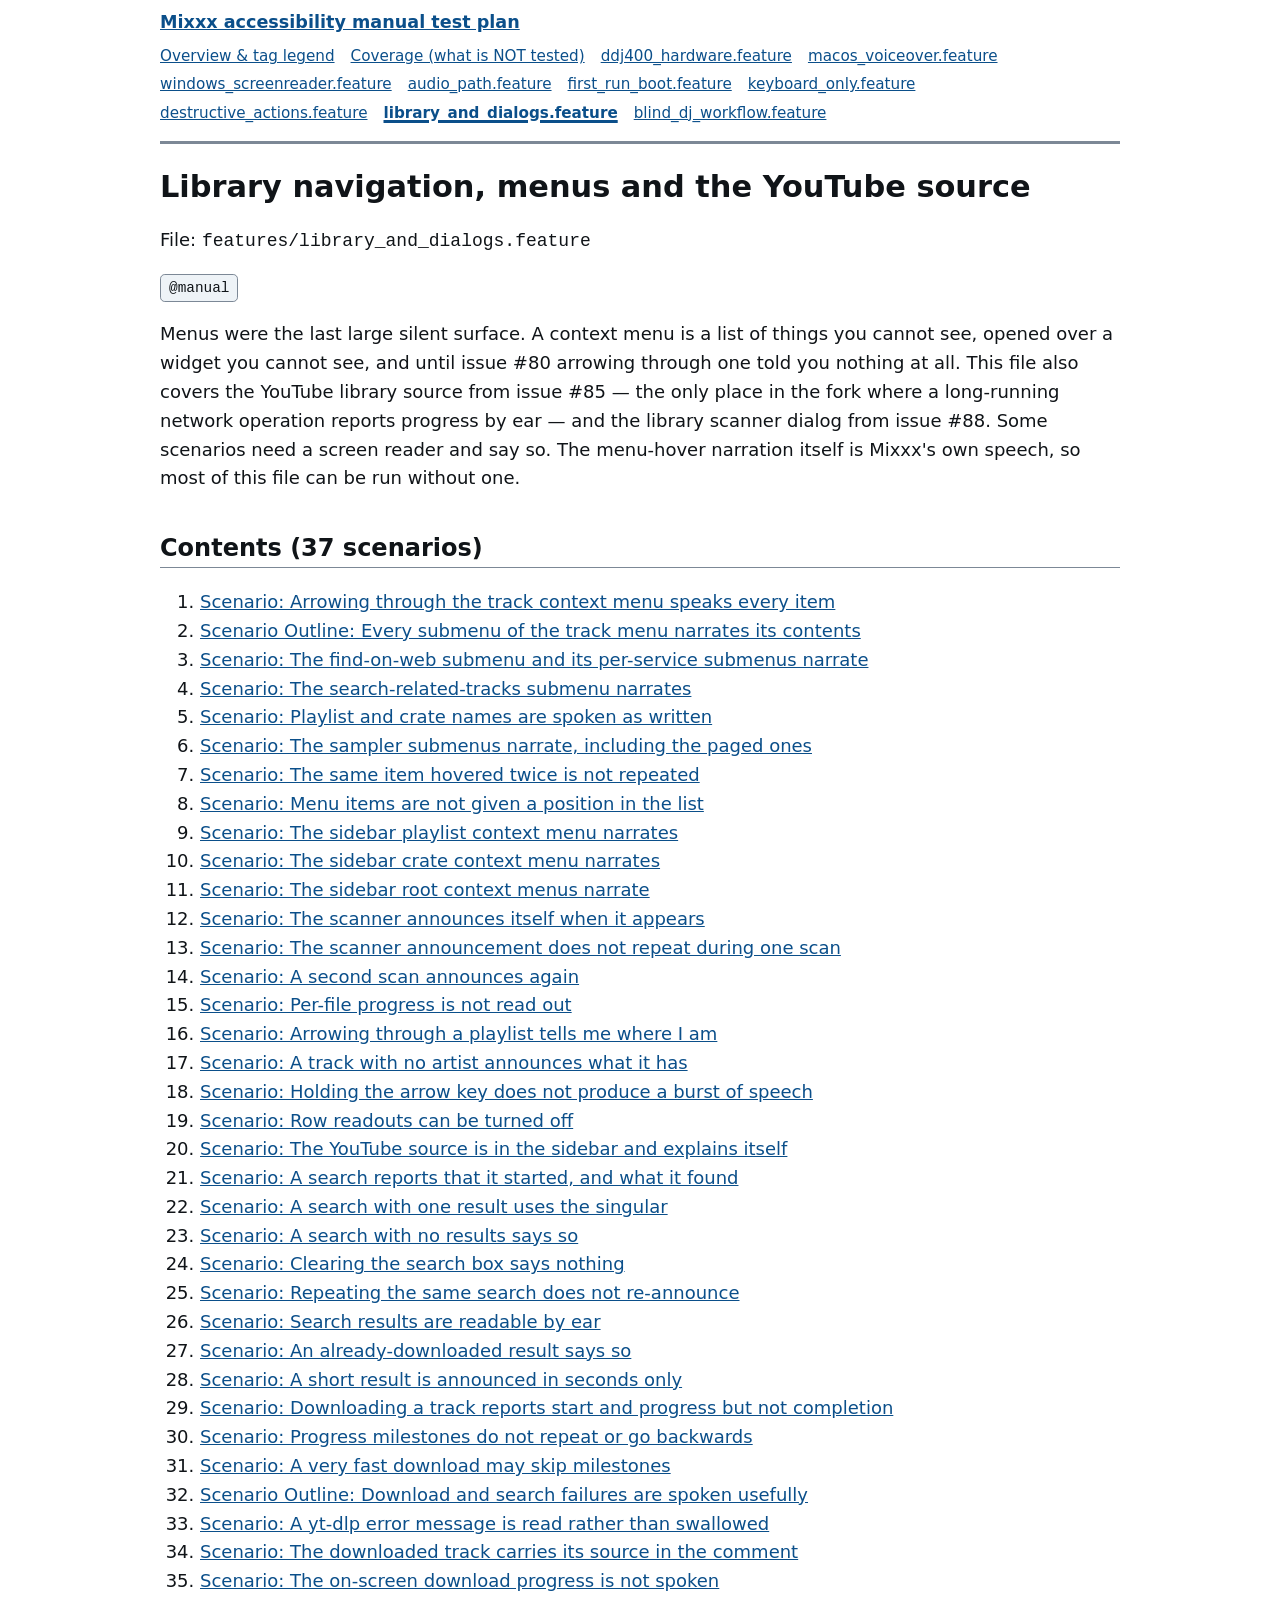
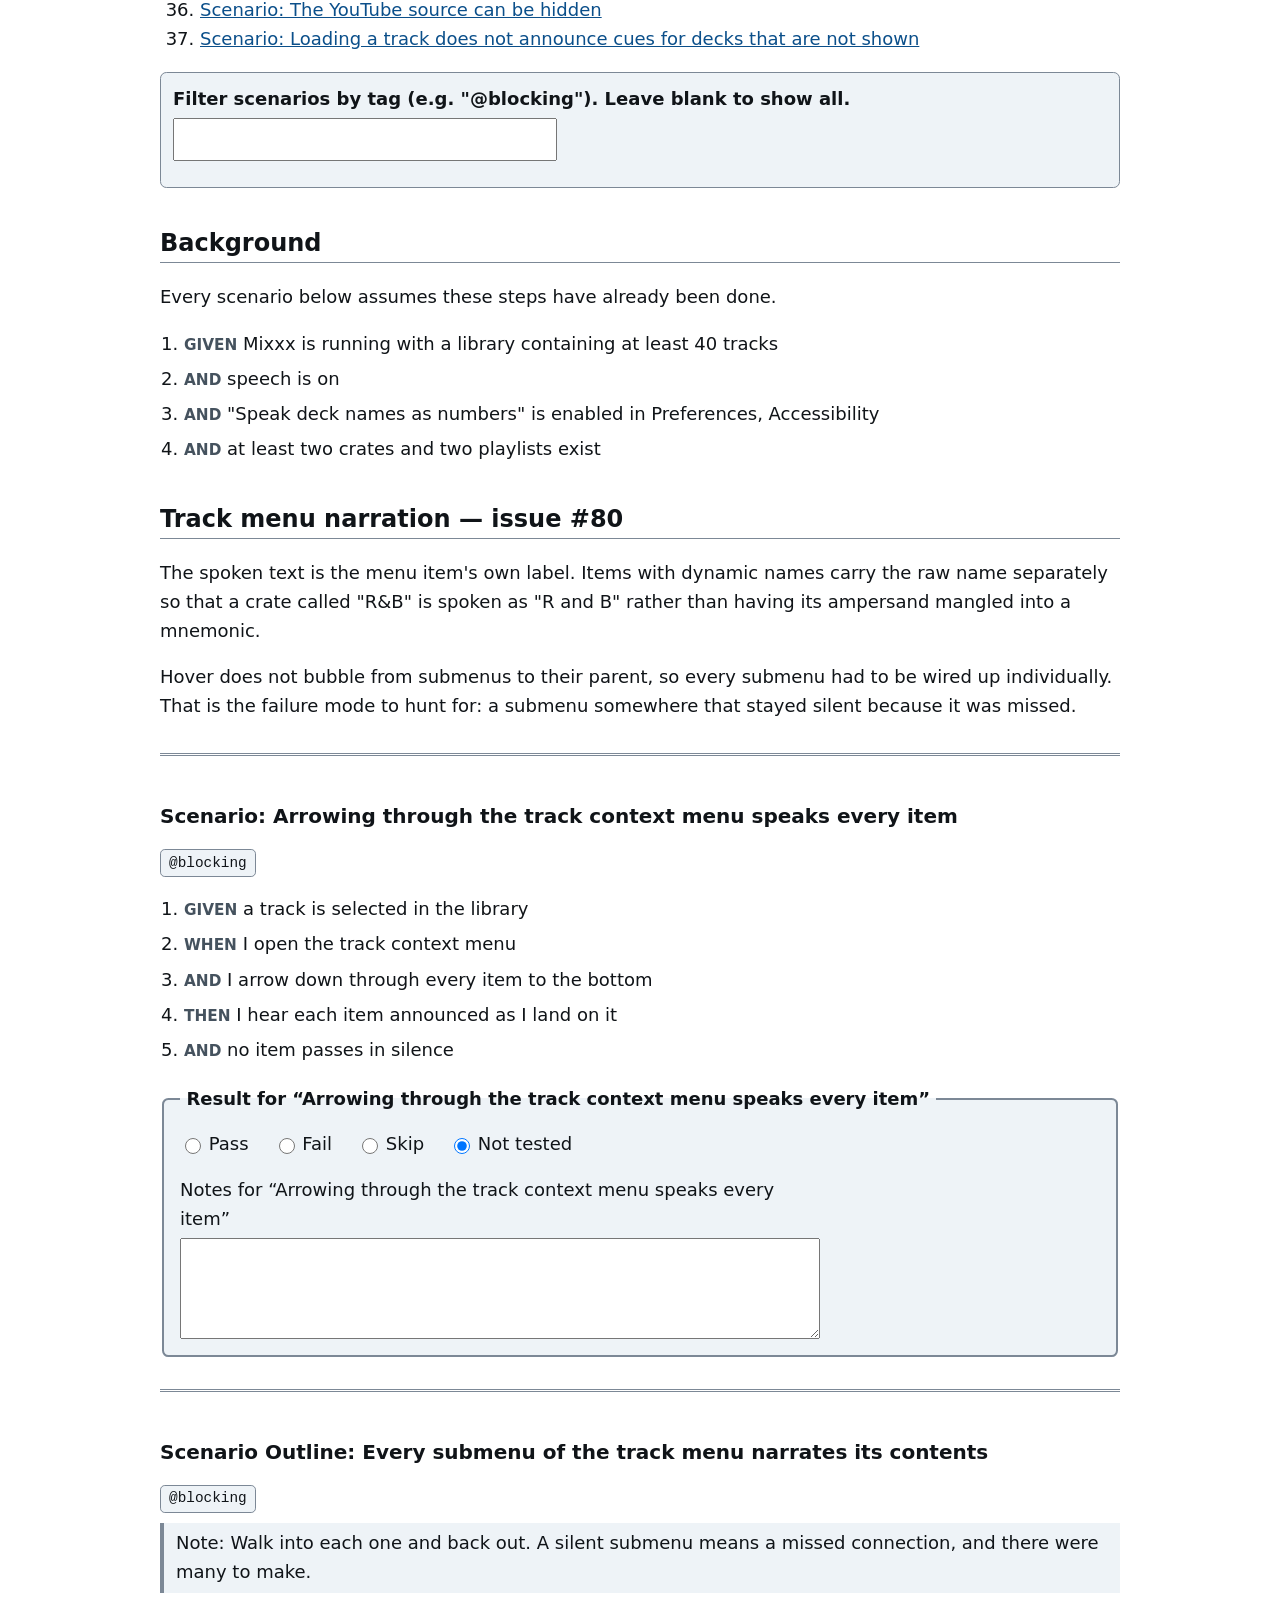
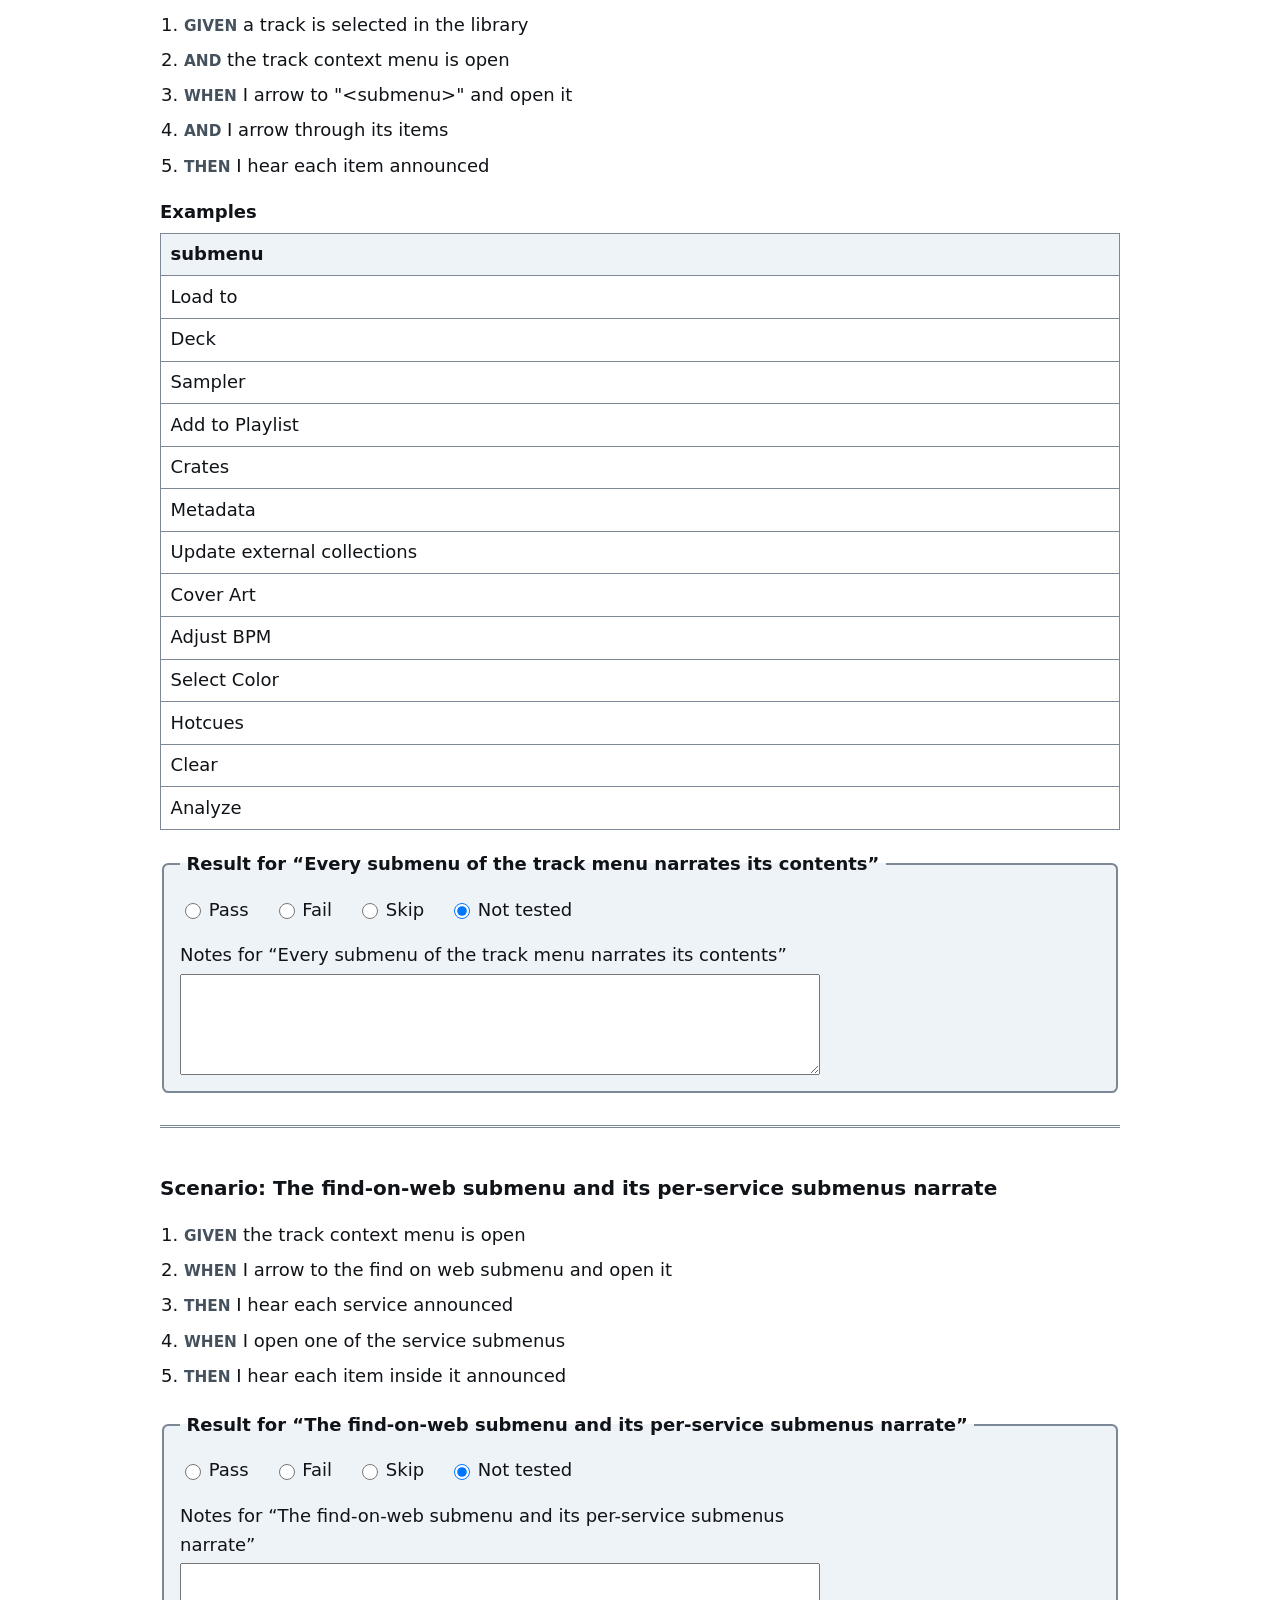
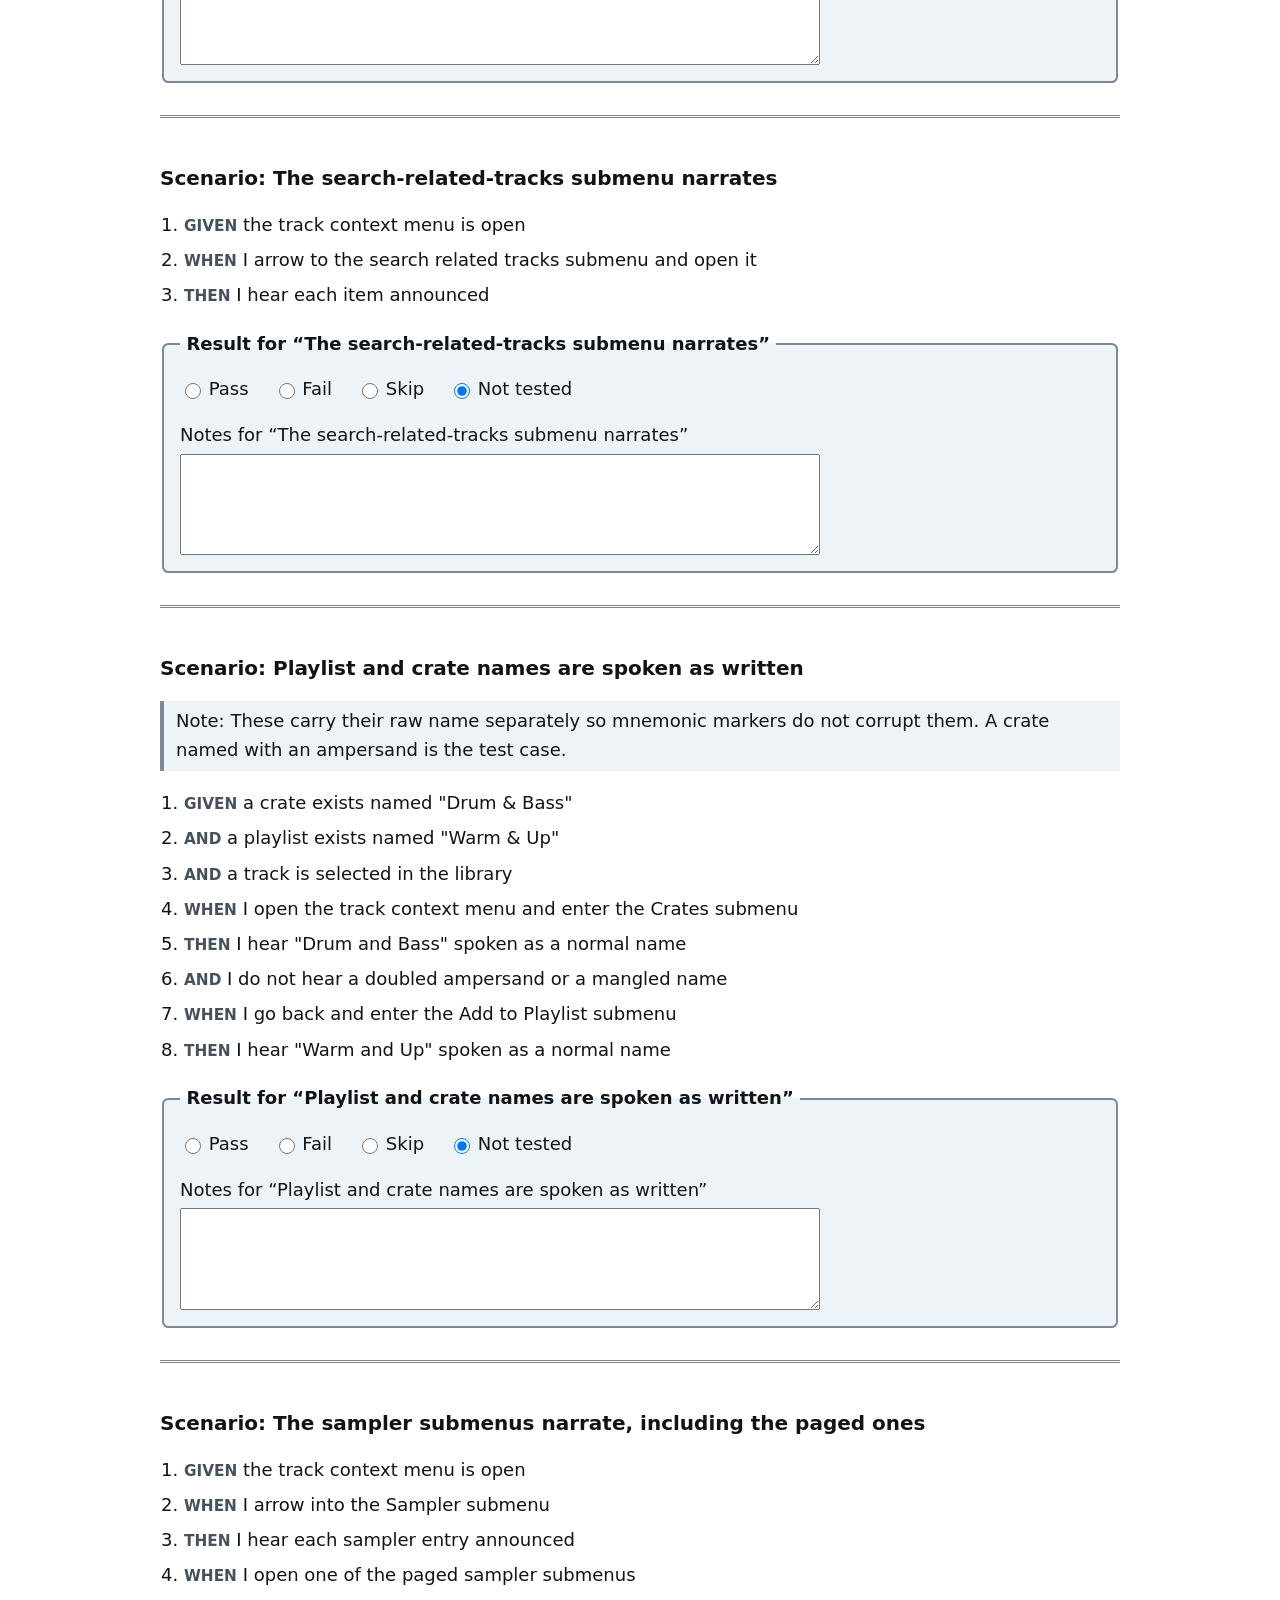
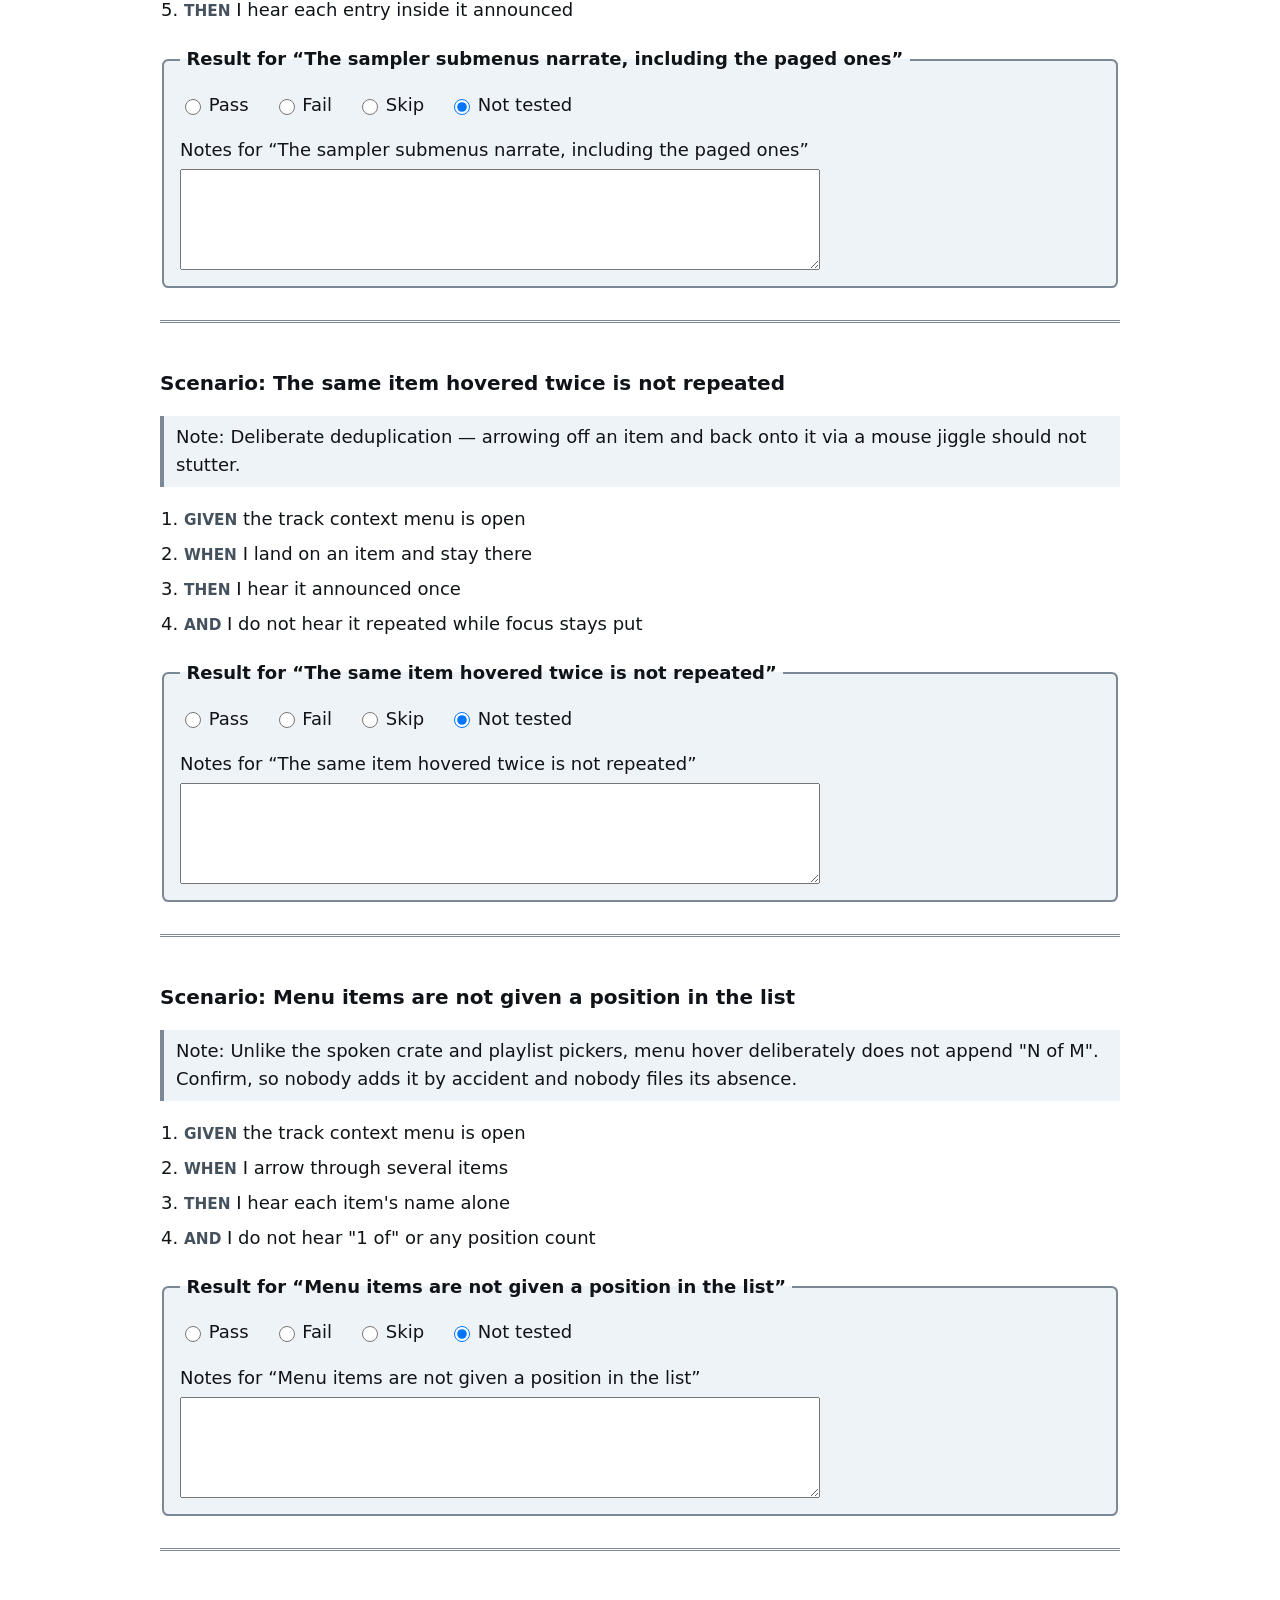
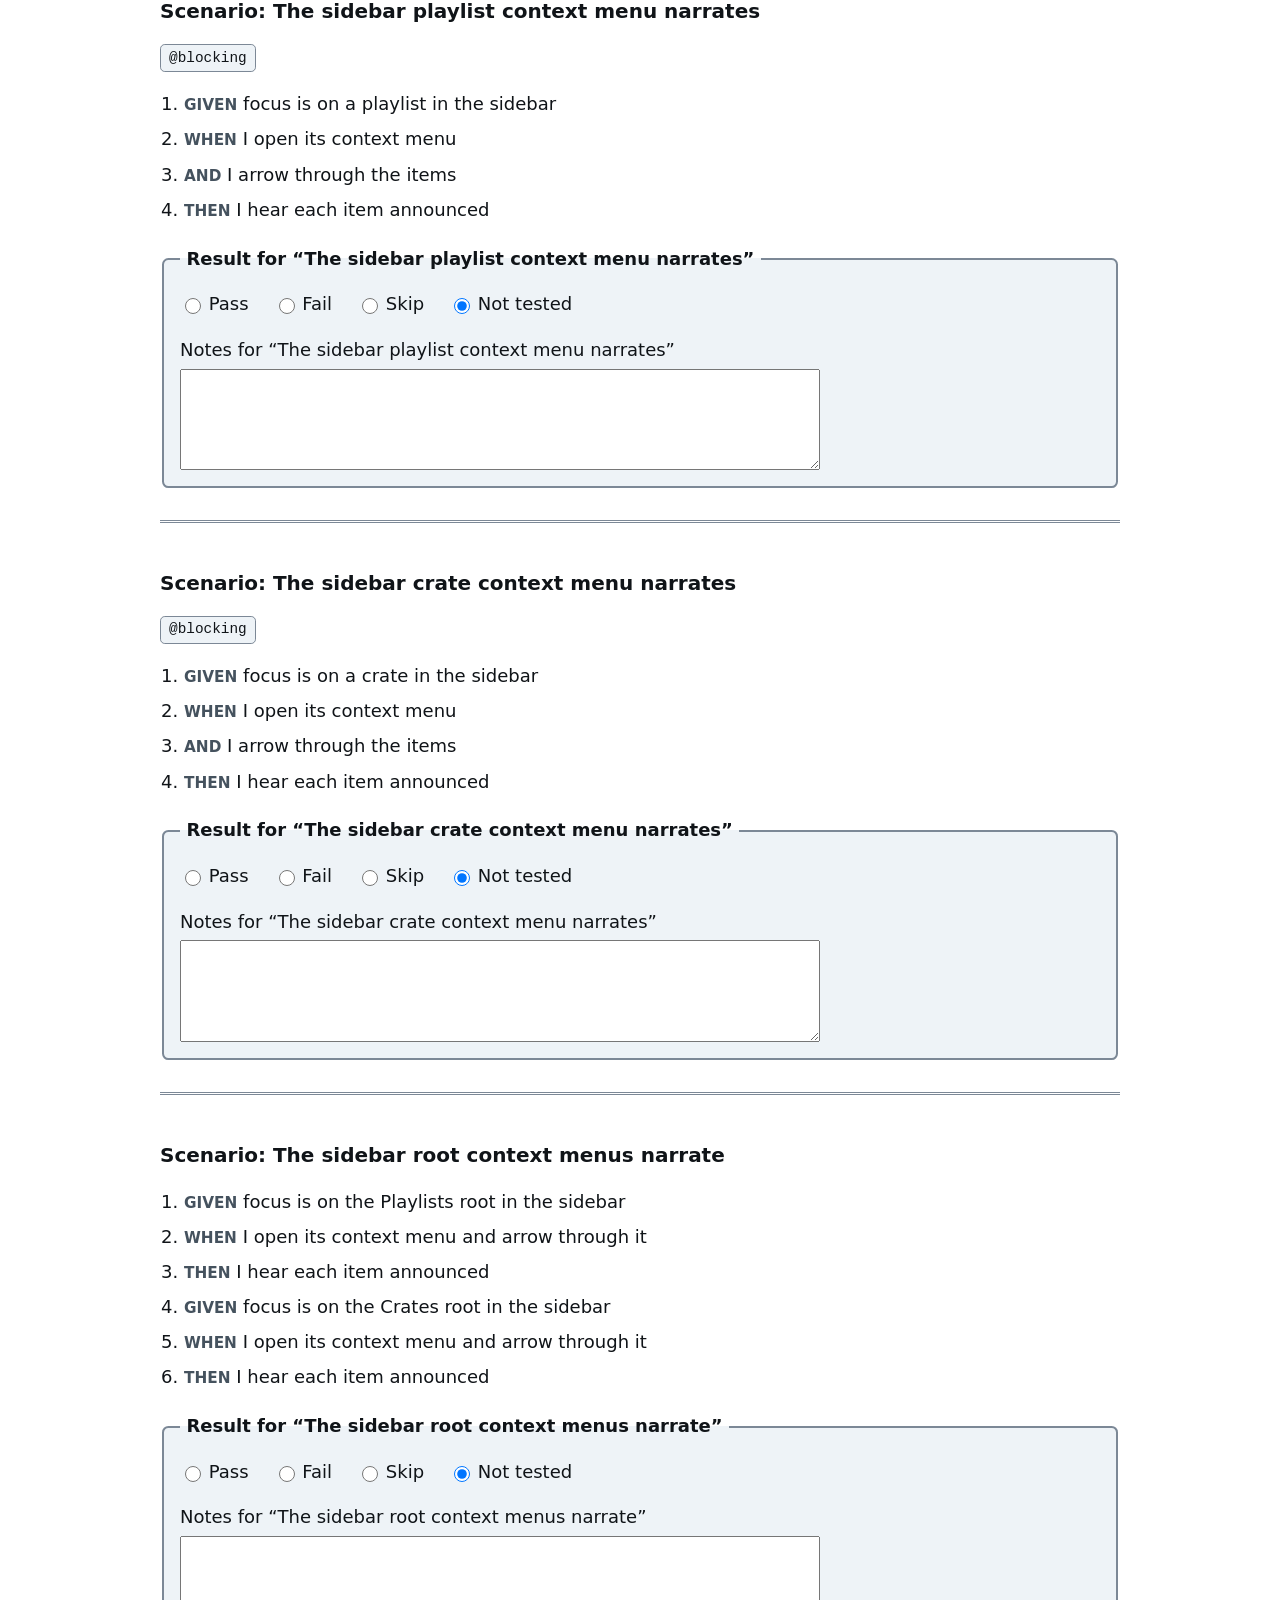
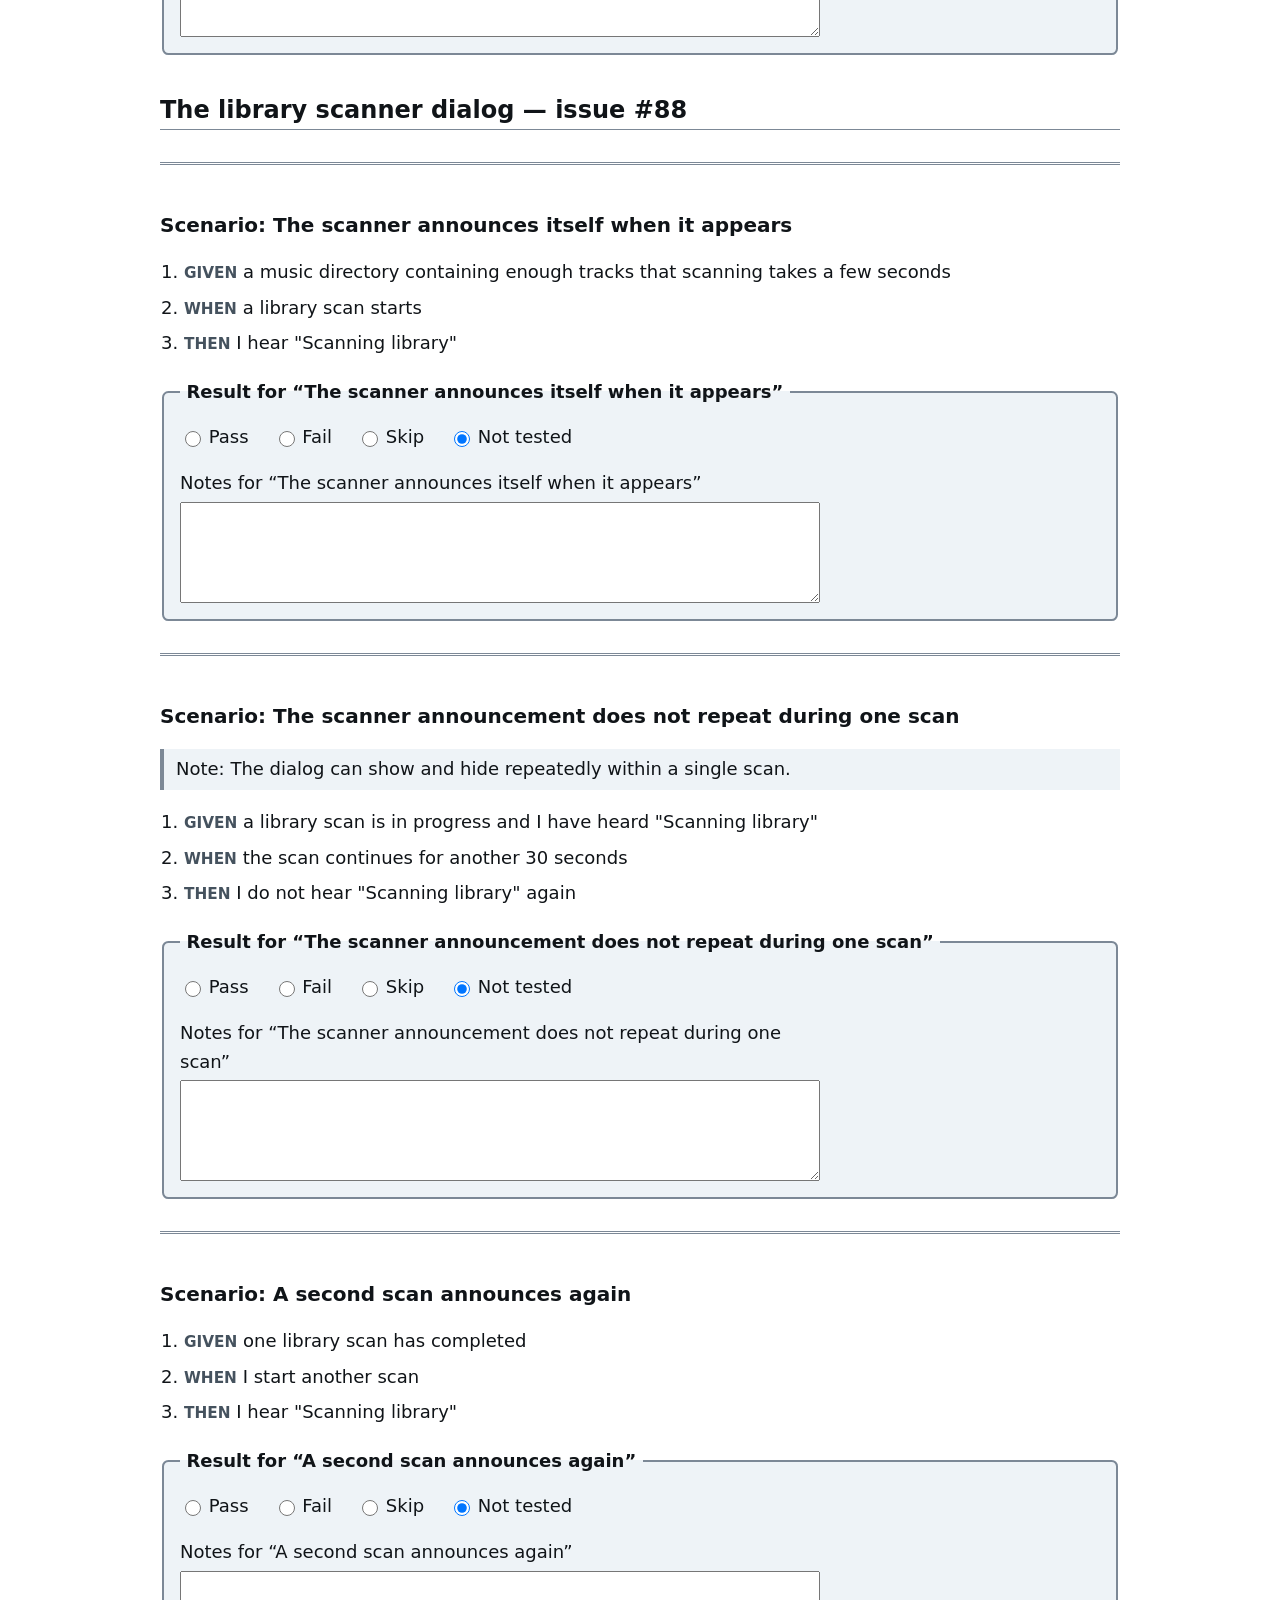
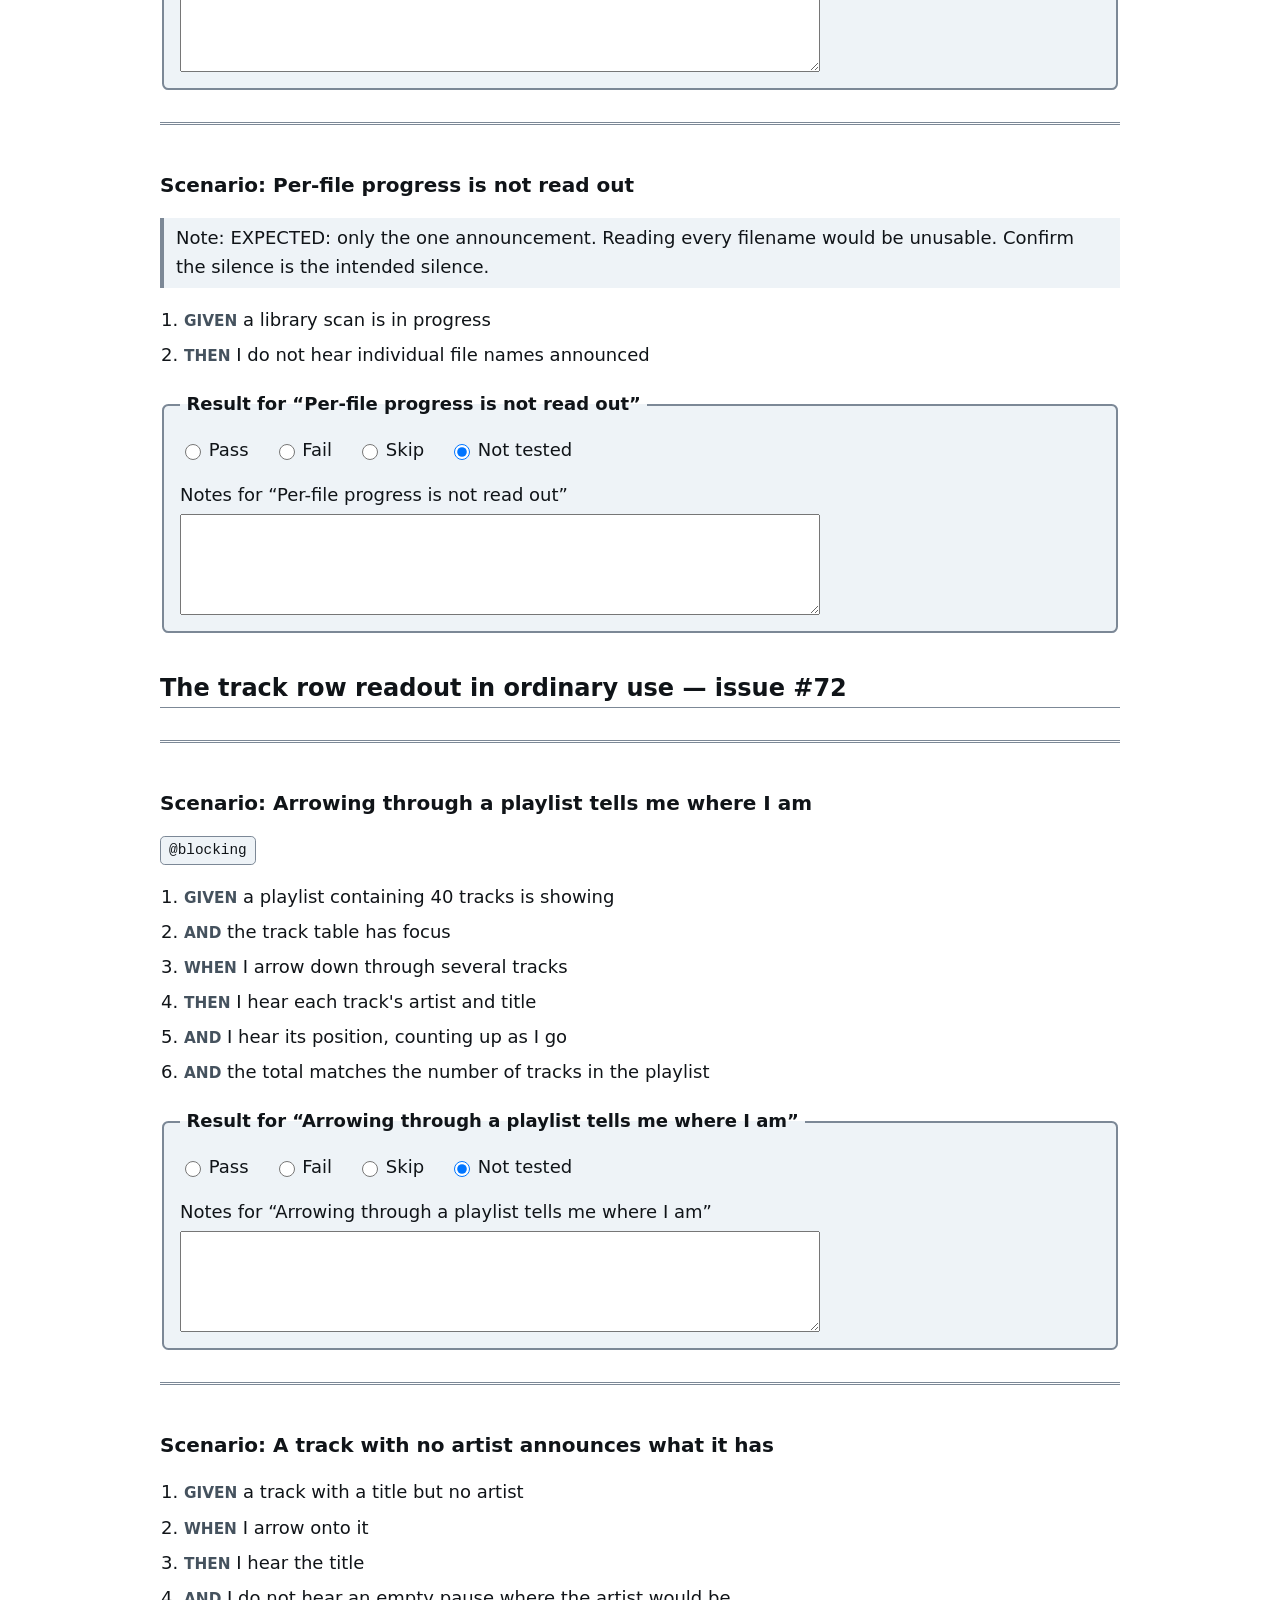
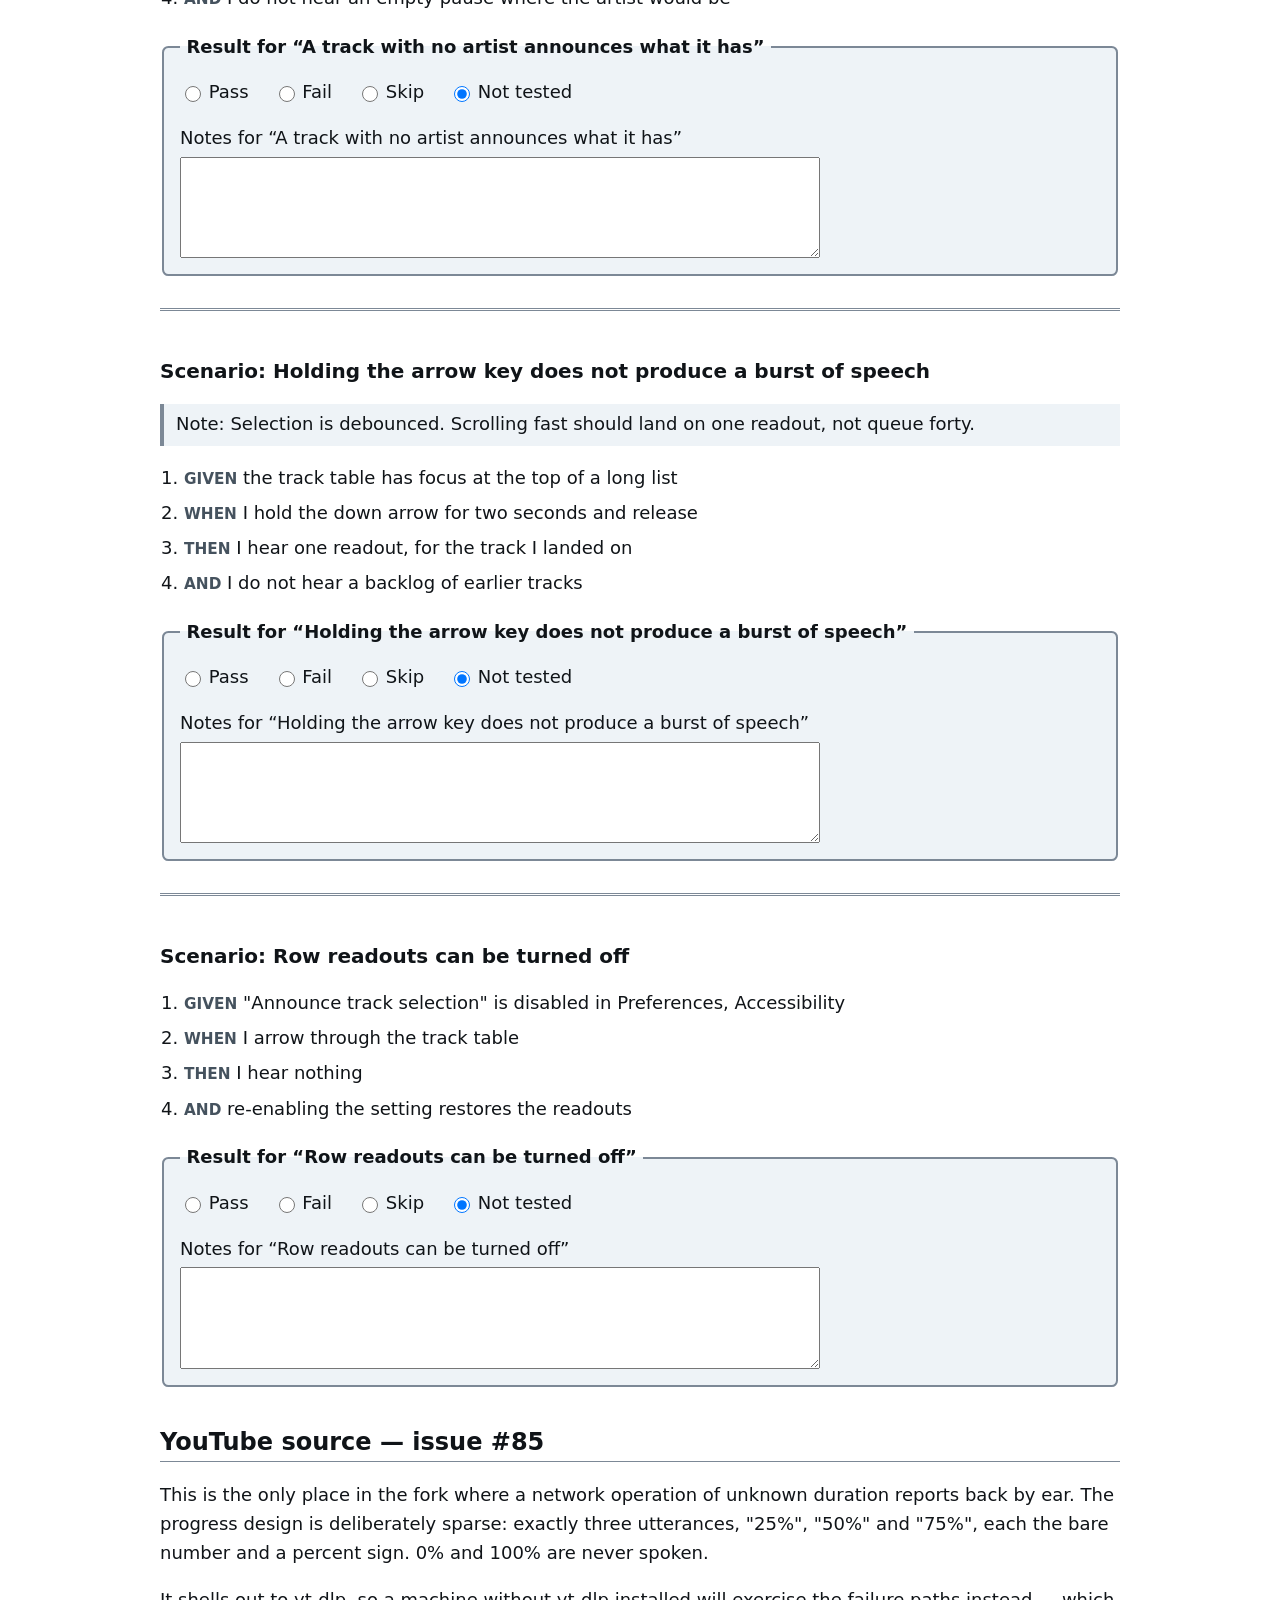
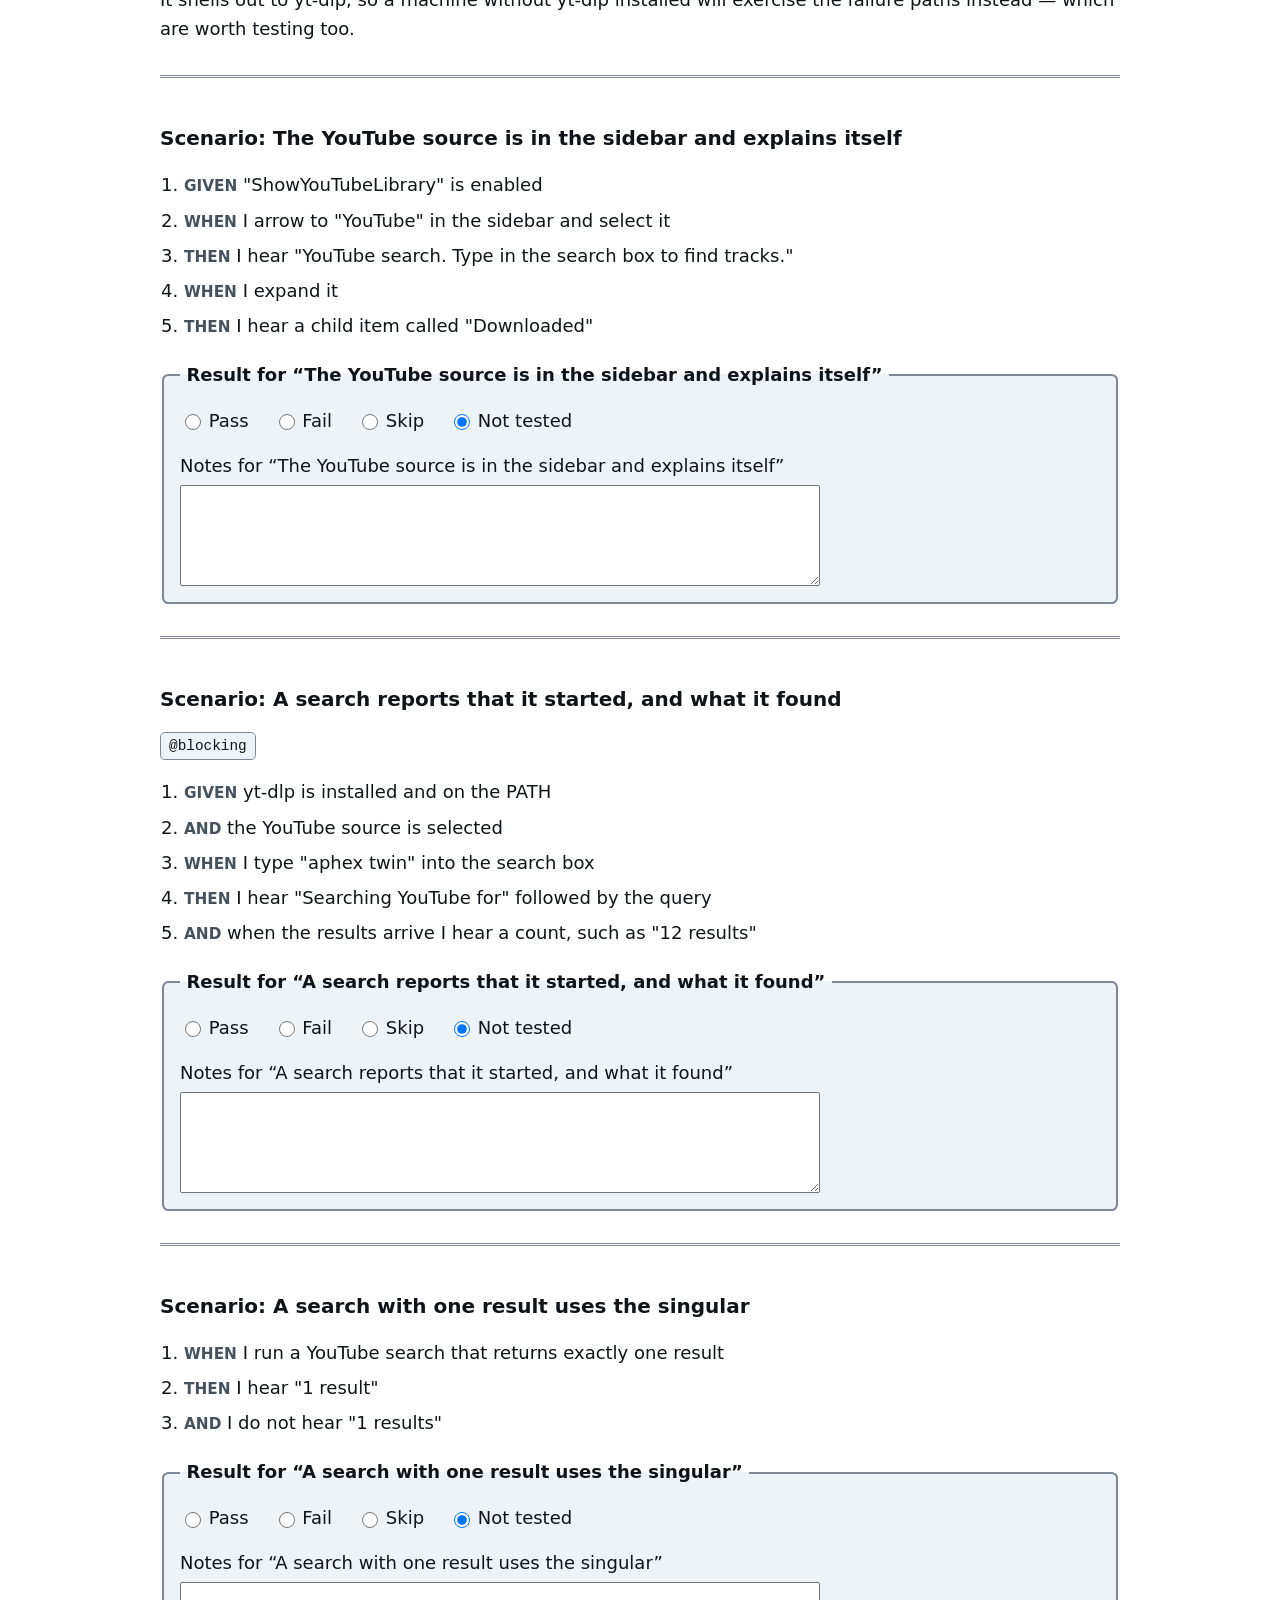
<file: features/html/library_and_dialogs.html>
<!DOCTYPE html>
<html lang="en">
<head>
<meta charset="utf-8">
<meta name="viewport" content="width=device-width, initial-scale=1">
<title>Library navigation, menus and the YouTube source — Mixxx accessibility test plan</title>
<link rel="stylesheet" href="style.css">

</head>
<body>
<a class="skip-link" href="#main">Skip to main content</a>
<header>
<p class="site-title"><a href="index.html">Mixxx accessibility manual test plan</a></p>
<nav aria-label='Test plan navigation'><ul><li><a href='index.html'>Overview &amp; tag legend</a></li><li><a href='coverage.html'>Coverage (what is NOT tested)</a></li><li><a href='ddj400_hardware.html'>ddj400_hardware.feature</a></li><li><a href='macos_voiceover.html'>macos_voiceover.feature</a></li><li><a href='windows_screenreader.html'>windows_screenreader.feature</a></li><li><a href='audio_path.html'>audio_path.feature</a></li><li><a href='first_run_boot.html'>first_run_boot.feature</a></li><li><a href='keyboard_only.html'>keyboard_only.feature</a></li><li><a href='destructive_actions.html'>destructive_actions.feature</a></li><li><a href='library_and_dialogs.html' aria-current='page'>library_and_dialogs.feature</a></li><li><a href='blind_dj_workflow.html'>blind_dj_workflow.feature</a></li></ul></nav>
</header>
<main id="main">
<h1>Library navigation, menus and the YouTube source</h1>
<p class='file-name'>File: <code>features/library_and_dialogs.feature</code></p>
<ul class="tags" aria-label="Tags"><li class="tag">@manual</li></ul>
<p>Menus were the last large silent surface. A context menu is a list of things you cannot see, opened over a widget you cannot see, and until issue #80 arrowing through one told you nothing at all. This file also covers the YouTube library source from issue #85 — the only place in the fork where a long-running network operation reports progress by ear — and the library scanner dialog from issue #88. Some scenarios need a screen reader and say so. The menu-hover narration itself is Mixxx's own speech, so most of this file can be run without one.</p>
<nav aria-label='Scenarios in this file'>
<h2>Contents (37 scenarios)</h2>
<ol>
<li><a href='#library_and_dialogs-s1-arrowing-through-the-track-context-menu-speaks-every-item'>Scenario: Arrowing through the track context menu speaks every item</a></li>
<li><a href='#library_and_dialogs-s2-every-submenu-of-the-track-menu-narrates-its-contents'>Scenario Outline: Every submenu of the track menu narrates its contents</a></li>
<li><a href='#library_and_dialogs-s3-the-find-on-web-submenu-and-its-per-service-submenus-narrate'>Scenario: The find-on-web submenu and its per-service submenus narrate</a></li>
<li><a href='#library_and_dialogs-s4-the-search-related-tracks-submenu-narrates'>Scenario: The search-related-tracks submenu narrates</a></li>
<li><a href='#library_and_dialogs-s5-playlist-and-crate-names-are-spoken-as-written'>Scenario: Playlist and crate names are spoken as written</a></li>
<li><a href='#library_and_dialogs-s6-the-sampler-submenus-narrate-including-the-paged-ones'>Scenario: The sampler submenus narrate, including the paged ones</a></li>
<li><a href='#library_and_dialogs-s7-the-same-item-hovered-twice-is-not-repeated'>Scenario: The same item hovered twice is not repeated</a></li>
<li><a href='#library_and_dialogs-s8-menu-items-are-not-given-a-position-in-the-list'>Scenario: Menu items are not given a position in the list</a></li>
<li><a href='#library_and_dialogs-s9-the-sidebar-playlist-context-menu-narrates'>Scenario: The sidebar playlist context menu narrates</a></li>
<li><a href='#library_and_dialogs-s10-the-sidebar-crate-context-menu-narrates'>Scenario: The sidebar crate context menu narrates</a></li>
<li><a href='#library_and_dialogs-s11-the-sidebar-root-context-menus-narrate'>Scenario: The sidebar root context menus narrate</a></li>
<li><a href='#library_and_dialogs-s12-the-scanner-announces-itself-when-it-appears'>Scenario: The scanner announces itself when it appears</a></li>
<li><a href='#library_and_dialogs-s13-the-scanner-announcement-does-not-repeat-during-one-scan'>Scenario: The scanner announcement does not repeat during one scan</a></li>
<li><a href='#library_and_dialogs-s14-a-second-scan-announces-again'>Scenario: A second scan announces again</a></li>
<li><a href='#library_and_dialogs-s15-per-file-progress-is-not-read-out'>Scenario: Per-file progress is not read out</a></li>
<li><a href='#library_and_dialogs-s16-arrowing-through-a-playlist-tells-me-where-i-am'>Scenario: Arrowing through a playlist tells me where I am</a></li>
<li><a href='#library_and_dialogs-s17-a-track-with-no-artist-announces-what-it-has'>Scenario: A track with no artist announces what it has</a></li>
<li><a href='#library_and_dialogs-s18-holding-the-arrow-key-does-not-produce-a-burst-of-speech'>Scenario: Holding the arrow key does not produce a burst of speech</a></li>
<li><a href='#library_and_dialogs-s19-row-readouts-can-be-turned-off'>Scenario: Row readouts can be turned off</a></li>
<li><a href='#library_and_dialogs-s20-the-youtube-source-is-in-the-sidebar-and-explains-itself'>Scenario: The YouTube source is in the sidebar and explains itself</a></li>
<li><a href='#library_and_dialogs-s21-a-search-reports-that-it-started-and-what-it-found'>Scenario: A search reports that it started, and what it found</a></li>
<li><a href='#library_and_dialogs-s22-a-search-with-one-result-uses-the-singular'>Scenario: A search with one result uses the singular</a></li>
<li><a href='#library_and_dialogs-s23-a-search-with-no-results-says-so'>Scenario: A search with no results says so</a></li>
<li><a href='#library_and_dialogs-s24-clearing-the-search-box-says-nothing'>Scenario: Clearing the search box says nothing</a></li>
<li><a href='#library_and_dialogs-s25-repeating-the-same-search-does-not-re-announce'>Scenario: Repeating the same search does not re-announce</a></li>
<li><a href='#library_and_dialogs-s26-search-results-are-readable-by-ear'>Scenario: Search results are readable by ear</a></li>
<li><a href='#library_and_dialogs-s27-an-already-downloaded-result-says-so'>Scenario: An already-downloaded result says so</a></li>
<li><a href='#library_and_dialogs-s28-a-short-result-is-announced-in-seconds-only'>Scenario: A short result is announced in seconds only</a></li>
<li><a href='#library_and_dialogs-s29-downloading-a-track-reports-start-and-progress-but-not-completion'>Scenario: Downloading a track reports start and progress but not completion</a></li>
<li><a href='#library_and_dialogs-s30-progress-milestones-do-not-repeat-or-go-backwards'>Scenario: Progress milestones do not repeat or go backwards</a></li>
<li><a href='#library_and_dialogs-s31-a-very-fast-download-may-skip-milestones'>Scenario: A very fast download may skip milestones</a></li>
<li><a href='#library_and_dialogs-s32-download-and-search-failures-are-spoken-usefully'>Scenario Outline: Download and search failures are spoken usefully</a></li>
<li><a href='#library_and_dialogs-s33-a-yt-dlp-error-message-is-read-rather-than-swallowed'>Scenario: A yt-dlp error message is read rather than swallowed</a></li>
<li><a href='#library_and_dialogs-s34-the-downloaded-track-carries-its-source-in-the-comment'>Scenario: The downloaded track carries its source in the comment</a></li>
<li><a href='#library_and_dialogs-s35-the-on-screen-download-progress-is-not-spoken'>Scenario: The on-screen download progress is not spoken</a></li>
<li><a href='#library_and_dialogs-s36-the-youtube-source-can-be-hidden'>Scenario: The YouTube source can be hidden</a></li>
<li><a href='#library_and_dialogs-s37-loading-a-track-does-not-announce-cues-for-decks-that-are-not-shown'>Scenario: Loading a track does not announce cues for decks that are not shown</a></li>
</ol>
</nav>
<section aria-labelledby='background-heading'>
<h2 id='background-heading'>Background</h2>
<p>Every scenario below assumes these steps have already been done.</p>
<ol class='steps'><li><span class='keyword'>Given</span> Mixxx is running with a library containing at least 40 tracks</li><li><span class='keyword'>And</span> speech is on</li><li><span class='keyword'>And</span> "Speak deck names as numbers" is enabled in Preferences, Accessibility</li><li><span class='keyword'>And</span> at least two crates and two playlists exist</li></ol>
</section>
<section aria-labelledby='library_and_dialogs-section-track-menu-narration-issue-80'>
<h2 id='library_and_dialogs-section-track-menu-narration-issue-80'>Track menu narration — issue #80</h2>
<p>The spoken text is the menu item's own label. Items with dynamic names carry the raw name separately so that a crate called "R&amp;B" is spoken as "R and B" rather than having its ampersand mangled into a mnemonic.</p>
<p>Hover does not bubble from submenus to their parent, so every submenu had to be wired up individually. That is the failure mode to hunt for: a submenu somewhere that stayed silent because it was missed.</p>
<article class='scenario' id='library_and_dialogs-s1-arrowing-through-the-track-context-menu-speaks-every-item' data-tags='@blocking'>
<h3>Scenario: Arrowing through the track context menu speaks every item</h3>
<ul class="tags" aria-label="Tags"><li class="tag">@blocking</li></ul>
<ol class='steps'><li><span class='keyword'>Given</span> a track is selected in the library</li><li><span class='keyword'>When</span> I open the track context menu</li><li><span class='keyword'>And</span> I arrow down through every item to the bottom</li><li><span class='keyword'>Then</span> I hear each item announced as I land on it</li><li><span class='keyword'>And</span> no item passes in silence</li></ol>
<fieldset class='result'>
<legend>Result for &ldquo;Arrowing through the track context menu speaks every item&rdquo;</legend>
<span class='radio-option'><input type='radio' id='library_and_dialogs-s1-arrowing-through-the-track-context-menu-speaks-every-item-pass' name='library_and_dialogs-s1-arrowing-through-the-track-context-menu-speaks-every-item-result' value='pass' data-persist-key='library_and_dialogs::library_and_dialogs-s1-arrowing-through-the-track-context-menu-speaks-every-item::result'><label for='library_and_dialogs-s1-arrowing-through-the-track-context-menu-speaks-every-item-pass'>Pass</label></span>
<span class='radio-option'><input type='radio' id='library_and_dialogs-s1-arrowing-through-the-track-context-menu-speaks-every-item-fail' name='library_and_dialogs-s1-arrowing-through-the-track-context-menu-speaks-every-item-result' value='fail' data-persist-key='library_and_dialogs::library_and_dialogs-s1-arrowing-through-the-track-context-menu-speaks-every-item::result'><label for='library_and_dialogs-s1-arrowing-through-the-track-context-menu-speaks-every-item-fail'>Fail</label></span>
<span class='radio-option'><input type='radio' id='library_and_dialogs-s1-arrowing-through-the-track-context-menu-speaks-every-item-skip' name='library_and_dialogs-s1-arrowing-through-the-track-context-menu-speaks-every-item-result' value='skip' data-persist-key='library_and_dialogs::library_and_dialogs-s1-arrowing-through-the-track-context-menu-speaks-every-item::result'><label for='library_and_dialogs-s1-arrowing-through-the-track-context-menu-speaks-every-item-skip'>Skip</label></span>
<span class='radio-option'><input type='radio' id='library_and_dialogs-s1-arrowing-through-the-track-context-menu-speaks-every-item-not-tested' name='library_and_dialogs-s1-arrowing-through-the-track-context-menu-speaks-every-item-result' value='not-tested' data-persist-key='library_and_dialogs::library_and_dialogs-s1-arrowing-through-the-track-context-menu-speaks-every-item::result' checked><label for='library_and_dialogs-s1-arrowing-through-the-track-context-menu-speaks-every-item-not-tested'>Not tested</label></span>
<div class='notes-field'><label for='library_and_dialogs-s1-arrowing-through-the-track-context-menu-speaks-every-item-notes'>Notes for &ldquo;Arrowing through the track context menu speaks every item&rdquo;</label>
<textarea id='library_and_dialogs-s1-arrowing-through-the-track-context-menu-speaks-every-item-notes' data-persist-key='library_and_dialogs::library_and_dialogs-s1-arrowing-through-the-track-context-menu-speaks-every-item::notes' rows='3'></textarea></div>
</fieldset>
</article>
<article class='scenario' id='library_and_dialogs-s2-every-submenu-of-the-track-menu-narrates-its-contents' data-tags='@blocking'>
<h3>Scenario Outline: Every submenu of the track menu narrates its contents</h3>
<ul class="tags" aria-label="Tags"><li class="tag">@blocking</li></ul>
<p class="step-note">Note: Walk into each one and back out. A silent submenu means a missed connection, and there were many to make.</p>
<ol class='steps'><li><span class='keyword'>Given</span> a track is selected in the library</li><li><span class='keyword'>And</span> the track context menu is open</li><li><span class='keyword'>When</span> I arrow to "&lt;submenu&gt;" and open it</li><li><span class='keyword'>And</span> I arrow through its items</li><li><span class='keyword'>Then</span> I hear each item announced</li></ol>
<table>
<caption>Examples</caption>
<thead><tr><th scope="col">submenu</th></tr></thead>
<tbody>
<tr><td>Load to</td></tr>
<tr><td>Deck</td></tr>
<tr><td>Sampler</td></tr>
<tr><td>Add to Playlist</td></tr>
<tr><td>Crates</td></tr>
<tr><td>Metadata</td></tr>
<tr><td>Update external collections</td></tr>
<tr><td>Cover Art</td></tr>
<tr><td>Adjust BPM</td></tr>
<tr><td>Select Color</td></tr>
<tr><td>Hotcues</td></tr>
<tr><td>Clear</td></tr>
<tr><td>Analyze</td></tr>
</tbody></table>
<fieldset class='result'>
<legend>Result for &ldquo;Every submenu of the track menu narrates its contents&rdquo;</legend>
<span class='radio-option'><input type='radio' id='library_and_dialogs-s2-every-submenu-of-the-track-menu-narrates-its-contents-pass' name='library_and_dialogs-s2-every-submenu-of-the-track-menu-narrates-its-contents-result' value='pass' data-persist-key='library_and_dialogs::library_and_dialogs-s2-every-submenu-of-the-track-menu-narrates-its-contents::result'><label for='library_and_dialogs-s2-every-submenu-of-the-track-menu-narrates-its-contents-pass'>Pass</label></span>
<span class='radio-option'><input type='radio' id='library_and_dialogs-s2-every-submenu-of-the-track-menu-narrates-its-contents-fail' name='library_and_dialogs-s2-every-submenu-of-the-track-menu-narrates-its-contents-result' value='fail' data-persist-key='library_and_dialogs::library_and_dialogs-s2-every-submenu-of-the-track-menu-narrates-its-contents::result'><label for='library_and_dialogs-s2-every-submenu-of-the-track-menu-narrates-its-contents-fail'>Fail</label></span>
<span class='radio-option'><input type='radio' id='library_and_dialogs-s2-every-submenu-of-the-track-menu-narrates-its-contents-skip' name='library_and_dialogs-s2-every-submenu-of-the-track-menu-narrates-its-contents-result' value='skip' data-persist-key='library_and_dialogs::library_and_dialogs-s2-every-submenu-of-the-track-menu-narrates-its-contents::result'><label for='library_and_dialogs-s2-every-submenu-of-the-track-menu-narrates-its-contents-skip'>Skip</label></span>
<span class='radio-option'><input type='radio' id='library_and_dialogs-s2-every-submenu-of-the-track-menu-narrates-its-contents-not-tested' name='library_and_dialogs-s2-every-submenu-of-the-track-menu-narrates-its-contents-result' value='not-tested' data-persist-key='library_and_dialogs::library_and_dialogs-s2-every-submenu-of-the-track-menu-narrates-its-contents::result' checked><label for='library_and_dialogs-s2-every-submenu-of-the-track-menu-narrates-its-contents-not-tested'>Not tested</label></span>
<div class='notes-field'><label for='library_and_dialogs-s2-every-submenu-of-the-track-menu-narrates-its-contents-notes'>Notes for &ldquo;Every submenu of the track menu narrates its contents&rdquo;</label>
<textarea id='library_and_dialogs-s2-every-submenu-of-the-track-menu-narrates-its-contents-notes' data-persist-key='library_and_dialogs::library_and_dialogs-s2-every-submenu-of-the-track-menu-narrates-its-contents::notes' rows='3'></textarea></div>
</fieldset>
</article>
<article class='scenario' id='library_and_dialogs-s3-the-find-on-web-submenu-and-its-per-service-submenus-narrate' data-tags=''>
<h3>Scenario: The find-on-web submenu and its per-service submenus narrate</h3>

<ol class='steps'><li><span class='keyword'>Given</span> the track context menu is open</li><li><span class='keyword'>When</span> I arrow to the find on web submenu and open it</li><li><span class='keyword'>Then</span> I hear each service announced</li><li><span class='keyword'>When</span> I open one of the service submenus</li><li><span class='keyword'>Then</span> I hear each item inside it announced</li></ol>
<fieldset class='result'>
<legend>Result for &ldquo;The find-on-web submenu and its per-service submenus narrate&rdquo;</legend>
<span class='radio-option'><input type='radio' id='library_and_dialogs-s3-the-find-on-web-submenu-and-its-per-service-submenus-narrate-pass' name='library_and_dialogs-s3-the-find-on-web-submenu-and-its-per-service-submenus-narrate-result' value='pass' data-persist-key='library_and_dialogs::library_and_dialogs-s3-the-find-on-web-submenu-and-its-per-service-submenus-narrate::result'><label for='library_and_dialogs-s3-the-find-on-web-submenu-and-its-per-service-submenus-narrate-pass'>Pass</label></span>
<span class='radio-option'><input type='radio' id='library_and_dialogs-s3-the-find-on-web-submenu-and-its-per-service-submenus-narrate-fail' name='library_and_dialogs-s3-the-find-on-web-submenu-and-its-per-service-submenus-narrate-result' value='fail' data-persist-key='library_and_dialogs::library_and_dialogs-s3-the-find-on-web-submenu-and-its-per-service-submenus-narrate::result'><label for='library_and_dialogs-s3-the-find-on-web-submenu-and-its-per-service-submenus-narrate-fail'>Fail</label></span>
<span class='radio-option'><input type='radio' id='library_and_dialogs-s3-the-find-on-web-submenu-and-its-per-service-submenus-narrate-skip' name='library_and_dialogs-s3-the-find-on-web-submenu-and-its-per-service-submenus-narrate-result' value='skip' data-persist-key='library_and_dialogs::library_and_dialogs-s3-the-find-on-web-submenu-and-its-per-service-submenus-narrate::result'><label for='library_and_dialogs-s3-the-find-on-web-submenu-and-its-per-service-submenus-narrate-skip'>Skip</label></span>
<span class='radio-option'><input type='radio' id='library_and_dialogs-s3-the-find-on-web-submenu-and-its-per-service-submenus-narrate-not-tested' name='library_and_dialogs-s3-the-find-on-web-submenu-and-its-per-service-submenus-narrate-result' value='not-tested' data-persist-key='library_and_dialogs::library_and_dialogs-s3-the-find-on-web-submenu-and-its-per-service-submenus-narrate::result' checked><label for='library_and_dialogs-s3-the-find-on-web-submenu-and-its-per-service-submenus-narrate-not-tested'>Not tested</label></span>
<div class='notes-field'><label for='library_and_dialogs-s3-the-find-on-web-submenu-and-its-per-service-submenus-narrate-notes'>Notes for &ldquo;The find-on-web submenu and its per-service submenus narrate&rdquo;</label>
<textarea id='library_and_dialogs-s3-the-find-on-web-submenu-and-its-per-service-submenus-narrate-notes' data-persist-key='library_and_dialogs::library_and_dialogs-s3-the-find-on-web-submenu-and-its-per-service-submenus-narrate::notes' rows='3'></textarea></div>
</fieldset>
</article>
<article class='scenario' id='library_and_dialogs-s4-the-search-related-tracks-submenu-narrates' data-tags=''>
<h3>Scenario: The search-related-tracks submenu narrates</h3>

<ol class='steps'><li><span class='keyword'>Given</span> the track context menu is open</li><li><span class='keyword'>When</span> I arrow to the search related tracks submenu and open it</li><li><span class='keyword'>Then</span> I hear each item announced</li></ol>
<fieldset class='result'>
<legend>Result for &ldquo;The search-related-tracks submenu narrates&rdquo;</legend>
<span class='radio-option'><input type='radio' id='library_and_dialogs-s4-the-search-related-tracks-submenu-narrates-pass' name='library_and_dialogs-s4-the-search-related-tracks-submenu-narrates-result' value='pass' data-persist-key='library_and_dialogs::library_and_dialogs-s4-the-search-related-tracks-submenu-narrates::result'><label for='library_and_dialogs-s4-the-search-related-tracks-submenu-narrates-pass'>Pass</label></span>
<span class='radio-option'><input type='radio' id='library_and_dialogs-s4-the-search-related-tracks-submenu-narrates-fail' name='library_and_dialogs-s4-the-search-related-tracks-submenu-narrates-result' value='fail' data-persist-key='library_and_dialogs::library_and_dialogs-s4-the-search-related-tracks-submenu-narrates::result'><label for='library_and_dialogs-s4-the-search-related-tracks-submenu-narrates-fail'>Fail</label></span>
<span class='radio-option'><input type='radio' id='library_and_dialogs-s4-the-search-related-tracks-submenu-narrates-skip' name='library_and_dialogs-s4-the-search-related-tracks-submenu-narrates-result' value='skip' data-persist-key='library_and_dialogs::library_and_dialogs-s4-the-search-related-tracks-submenu-narrates::result'><label for='library_and_dialogs-s4-the-search-related-tracks-submenu-narrates-skip'>Skip</label></span>
<span class='radio-option'><input type='radio' id='library_and_dialogs-s4-the-search-related-tracks-submenu-narrates-not-tested' name='library_and_dialogs-s4-the-search-related-tracks-submenu-narrates-result' value='not-tested' data-persist-key='library_and_dialogs::library_and_dialogs-s4-the-search-related-tracks-submenu-narrates::result' checked><label for='library_and_dialogs-s4-the-search-related-tracks-submenu-narrates-not-tested'>Not tested</label></span>
<div class='notes-field'><label for='library_and_dialogs-s4-the-search-related-tracks-submenu-narrates-notes'>Notes for &ldquo;The search-related-tracks submenu narrates&rdquo;</label>
<textarea id='library_and_dialogs-s4-the-search-related-tracks-submenu-narrates-notes' data-persist-key='library_and_dialogs::library_and_dialogs-s4-the-search-related-tracks-submenu-narrates::notes' rows='3'></textarea></div>
</fieldset>
</article>
<article class='scenario' id='library_and_dialogs-s5-playlist-and-crate-names-are-spoken-as-written' data-tags=''>
<h3>Scenario: Playlist and crate names are spoken as written</h3>

<p class="step-note">Note: These carry their raw name separately so mnemonic markers do not corrupt them. A crate named with an ampersand is the test case.</p>
<ol class='steps'><li><span class='keyword'>Given</span> a crate exists named "Drum &amp; Bass"</li><li><span class='keyword'>And</span> a playlist exists named "Warm &amp; Up"</li><li><span class='keyword'>And</span> a track is selected in the library</li><li><span class='keyword'>When</span> I open the track context menu and enter the Crates submenu</li><li><span class='keyword'>Then</span> I hear "Drum and Bass" spoken as a normal name</li><li><span class='keyword'>And</span> I do not hear a doubled ampersand or a mangled name</li><li><span class='keyword'>When</span> I go back and enter the Add to Playlist submenu</li><li><span class='keyword'>Then</span> I hear "Warm and Up" spoken as a normal name</li></ol>
<fieldset class='result'>
<legend>Result for &ldquo;Playlist and crate names are spoken as written&rdquo;</legend>
<span class='radio-option'><input type='radio' id='library_and_dialogs-s5-playlist-and-crate-names-are-spoken-as-written-pass' name='library_and_dialogs-s5-playlist-and-crate-names-are-spoken-as-written-result' value='pass' data-persist-key='library_and_dialogs::library_and_dialogs-s5-playlist-and-crate-names-are-spoken-as-written::result'><label for='library_and_dialogs-s5-playlist-and-crate-names-are-spoken-as-written-pass'>Pass</label></span>
<span class='radio-option'><input type='radio' id='library_and_dialogs-s5-playlist-and-crate-names-are-spoken-as-written-fail' name='library_and_dialogs-s5-playlist-and-crate-names-are-spoken-as-written-result' value='fail' data-persist-key='library_and_dialogs::library_and_dialogs-s5-playlist-and-crate-names-are-spoken-as-written::result'><label for='library_and_dialogs-s5-playlist-and-crate-names-are-spoken-as-written-fail'>Fail</label></span>
<span class='radio-option'><input type='radio' id='library_and_dialogs-s5-playlist-and-crate-names-are-spoken-as-written-skip' name='library_and_dialogs-s5-playlist-and-crate-names-are-spoken-as-written-result' value='skip' data-persist-key='library_and_dialogs::library_and_dialogs-s5-playlist-and-crate-names-are-spoken-as-written::result'><label for='library_and_dialogs-s5-playlist-and-crate-names-are-spoken-as-written-skip'>Skip</label></span>
<span class='radio-option'><input type='radio' id='library_and_dialogs-s5-playlist-and-crate-names-are-spoken-as-written-not-tested' name='library_and_dialogs-s5-playlist-and-crate-names-are-spoken-as-written-result' value='not-tested' data-persist-key='library_and_dialogs::library_and_dialogs-s5-playlist-and-crate-names-are-spoken-as-written::result' checked><label for='library_and_dialogs-s5-playlist-and-crate-names-are-spoken-as-written-not-tested'>Not tested</label></span>
<div class='notes-field'><label for='library_and_dialogs-s5-playlist-and-crate-names-are-spoken-as-written-notes'>Notes for &ldquo;Playlist and crate names are spoken as written&rdquo;</label>
<textarea id='library_and_dialogs-s5-playlist-and-crate-names-are-spoken-as-written-notes' data-persist-key='library_and_dialogs::library_and_dialogs-s5-playlist-and-crate-names-are-spoken-as-written::notes' rows='3'></textarea></div>
</fieldset>
</article>
<article class='scenario' id='library_and_dialogs-s6-the-sampler-submenus-narrate-including-the-paged-ones' data-tags=''>
<h3>Scenario: The sampler submenus narrate, including the paged ones</h3>

<ol class='steps'><li><span class='keyword'>Given</span> the track context menu is open</li><li><span class='keyword'>When</span> I arrow into the Sampler submenu</li><li><span class='keyword'>Then</span> I hear each sampler entry announced</li><li><span class='keyword'>When</span> I open one of the paged sampler submenus</li><li><span class='keyword'>Then</span> I hear each entry inside it announced</li></ol>
<fieldset class='result'>
<legend>Result for &ldquo;The sampler submenus narrate, including the paged ones&rdquo;</legend>
<span class='radio-option'><input type='radio' id='library_and_dialogs-s6-the-sampler-submenus-narrate-including-the-paged-ones-pass' name='library_and_dialogs-s6-the-sampler-submenus-narrate-including-the-paged-ones-result' value='pass' data-persist-key='library_and_dialogs::library_and_dialogs-s6-the-sampler-submenus-narrate-including-the-paged-ones::result'><label for='library_and_dialogs-s6-the-sampler-submenus-narrate-including-the-paged-ones-pass'>Pass</label></span>
<span class='radio-option'><input type='radio' id='library_and_dialogs-s6-the-sampler-submenus-narrate-including-the-paged-ones-fail' name='library_and_dialogs-s6-the-sampler-submenus-narrate-including-the-paged-ones-result' value='fail' data-persist-key='library_and_dialogs::library_and_dialogs-s6-the-sampler-submenus-narrate-including-the-paged-ones::result'><label for='library_and_dialogs-s6-the-sampler-submenus-narrate-including-the-paged-ones-fail'>Fail</label></span>
<span class='radio-option'><input type='radio' id='library_and_dialogs-s6-the-sampler-submenus-narrate-including-the-paged-ones-skip' name='library_and_dialogs-s6-the-sampler-submenus-narrate-including-the-paged-ones-result' value='skip' data-persist-key='library_and_dialogs::library_and_dialogs-s6-the-sampler-submenus-narrate-including-the-paged-ones::result'><label for='library_and_dialogs-s6-the-sampler-submenus-narrate-including-the-paged-ones-skip'>Skip</label></span>
<span class='radio-option'><input type='radio' id='library_and_dialogs-s6-the-sampler-submenus-narrate-including-the-paged-ones-not-tested' name='library_and_dialogs-s6-the-sampler-submenus-narrate-including-the-paged-ones-result' value='not-tested' data-persist-key='library_and_dialogs::library_and_dialogs-s6-the-sampler-submenus-narrate-including-the-paged-ones::result' checked><label for='library_and_dialogs-s6-the-sampler-submenus-narrate-including-the-paged-ones-not-tested'>Not tested</label></span>
<div class='notes-field'><label for='library_and_dialogs-s6-the-sampler-submenus-narrate-including-the-paged-ones-notes'>Notes for &ldquo;The sampler submenus narrate, including the paged ones&rdquo;</label>
<textarea id='library_and_dialogs-s6-the-sampler-submenus-narrate-including-the-paged-ones-notes' data-persist-key='library_and_dialogs::library_and_dialogs-s6-the-sampler-submenus-narrate-including-the-paged-ones::notes' rows='3'></textarea></div>
</fieldset>
</article>
<article class='scenario' id='library_and_dialogs-s7-the-same-item-hovered-twice-is-not-repeated' data-tags=''>
<h3>Scenario: The same item hovered twice is not repeated</h3>

<p class="step-note">Note: Deliberate deduplication — arrowing off an item and back onto it via a mouse jiggle should not stutter.</p>
<ol class='steps'><li><span class='keyword'>Given</span> the track context menu is open</li><li><span class='keyword'>When</span> I land on an item and stay there</li><li><span class='keyword'>Then</span> I hear it announced once</li><li><span class='keyword'>And</span> I do not hear it repeated while focus stays put</li></ol>
<fieldset class='result'>
<legend>Result for &ldquo;The same item hovered twice is not repeated&rdquo;</legend>
<span class='radio-option'><input type='radio' id='library_and_dialogs-s7-the-same-item-hovered-twice-is-not-repeated-pass' name='library_and_dialogs-s7-the-same-item-hovered-twice-is-not-repeated-result' value='pass' data-persist-key='library_and_dialogs::library_and_dialogs-s7-the-same-item-hovered-twice-is-not-repeated::result'><label for='library_and_dialogs-s7-the-same-item-hovered-twice-is-not-repeated-pass'>Pass</label></span>
<span class='radio-option'><input type='radio' id='library_and_dialogs-s7-the-same-item-hovered-twice-is-not-repeated-fail' name='library_and_dialogs-s7-the-same-item-hovered-twice-is-not-repeated-result' value='fail' data-persist-key='library_and_dialogs::library_and_dialogs-s7-the-same-item-hovered-twice-is-not-repeated::result'><label for='library_and_dialogs-s7-the-same-item-hovered-twice-is-not-repeated-fail'>Fail</label></span>
<span class='radio-option'><input type='radio' id='library_and_dialogs-s7-the-same-item-hovered-twice-is-not-repeated-skip' name='library_and_dialogs-s7-the-same-item-hovered-twice-is-not-repeated-result' value='skip' data-persist-key='library_and_dialogs::library_and_dialogs-s7-the-same-item-hovered-twice-is-not-repeated::result'><label for='library_and_dialogs-s7-the-same-item-hovered-twice-is-not-repeated-skip'>Skip</label></span>
<span class='radio-option'><input type='radio' id='library_and_dialogs-s7-the-same-item-hovered-twice-is-not-repeated-not-tested' name='library_and_dialogs-s7-the-same-item-hovered-twice-is-not-repeated-result' value='not-tested' data-persist-key='library_and_dialogs::library_and_dialogs-s7-the-same-item-hovered-twice-is-not-repeated::result' checked><label for='library_and_dialogs-s7-the-same-item-hovered-twice-is-not-repeated-not-tested'>Not tested</label></span>
<div class='notes-field'><label for='library_and_dialogs-s7-the-same-item-hovered-twice-is-not-repeated-notes'>Notes for &ldquo;The same item hovered twice is not repeated&rdquo;</label>
<textarea id='library_and_dialogs-s7-the-same-item-hovered-twice-is-not-repeated-notes' data-persist-key='library_and_dialogs::library_and_dialogs-s7-the-same-item-hovered-twice-is-not-repeated::notes' rows='3'></textarea></div>
</fieldset>
</article>
<article class='scenario' id='library_and_dialogs-s8-menu-items-are-not-given-a-position-in-the-list' data-tags=''>
<h3>Scenario: Menu items are not given a position in the list</h3>

<p class="step-note">Note: Unlike the spoken crate and playlist pickers, menu hover deliberately does not append "N of M". Confirm, so nobody adds it by accident and nobody files its absence.</p>
<ol class='steps'><li><span class='keyword'>Given</span> the track context menu is open</li><li><span class='keyword'>When</span> I arrow through several items</li><li><span class='keyword'>Then</span> I hear each item's name alone</li><li><span class='keyword'>And</span> I do not hear "1 of" or any position count</li></ol>
<fieldset class='result'>
<legend>Result for &ldquo;Menu items are not given a position in the list&rdquo;</legend>
<span class='radio-option'><input type='radio' id='library_and_dialogs-s8-menu-items-are-not-given-a-position-in-the-list-pass' name='library_and_dialogs-s8-menu-items-are-not-given-a-position-in-the-list-result' value='pass' data-persist-key='library_and_dialogs::library_and_dialogs-s8-menu-items-are-not-given-a-position-in-the-list::result'><label for='library_and_dialogs-s8-menu-items-are-not-given-a-position-in-the-list-pass'>Pass</label></span>
<span class='radio-option'><input type='radio' id='library_and_dialogs-s8-menu-items-are-not-given-a-position-in-the-list-fail' name='library_and_dialogs-s8-menu-items-are-not-given-a-position-in-the-list-result' value='fail' data-persist-key='library_and_dialogs::library_and_dialogs-s8-menu-items-are-not-given-a-position-in-the-list::result'><label for='library_and_dialogs-s8-menu-items-are-not-given-a-position-in-the-list-fail'>Fail</label></span>
<span class='radio-option'><input type='radio' id='library_and_dialogs-s8-menu-items-are-not-given-a-position-in-the-list-skip' name='library_and_dialogs-s8-menu-items-are-not-given-a-position-in-the-list-result' value='skip' data-persist-key='library_and_dialogs::library_and_dialogs-s8-menu-items-are-not-given-a-position-in-the-list::result'><label for='library_and_dialogs-s8-menu-items-are-not-given-a-position-in-the-list-skip'>Skip</label></span>
<span class='radio-option'><input type='radio' id='library_and_dialogs-s8-menu-items-are-not-given-a-position-in-the-list-not-tested' name='library_and_dialogs-s8-menu-items-are-not-given-a-position-in-the-list-result' value='not-tested' data-persist-key='library_and_dialogs::library_and_dialogs-s8-menu-items-are-not-given-a-position-in-the-list::result' checked><label for='library_and_dialogs-s8-menu-items-are-not-given-a-position-in-the-list-not-tested'>Not tested</label></span>
<div class='notes-field'><label for='library_and_dialogs-s8-menu-items-are-not-given-a-position-in-the-list-notes'>Notes for &ldquo;Menu items are not given a position in the list&rdquo;</label>
<textarea id='library_and_dialogs-s8-menu-items-are-not-given-a-position-in-the-list-notes' data-persist-key='library_and_dialogs::library_and_dialogs-s8-menu-items-are-not-given-a-position-in-the-list::notes' rows='3'></textarea></div>
</fieldset>
</article>
<article class='scenario' id='library_and_dialogs-s9-the-sidebar-playlist-context-menu-narrates' data-tags='@blocking'>
<h3>Scenario: The sidebar playlist context menu narrates</h3>
<ul class="tags" aria-label="Tags"><li class="tag">@blocking</li></ul>
<ol class='steps'><li><span class='keyword'>Given</span> focus is on a playlist in the sidebar</li><li><span class='keyword'>When</span> I open its context menu</li><li><span class='keyword'>And</span> I arrow through the items</li><li><span class='keyword'>Then</span> I hear each item announced</li></ol>
<fieldset class='result'>
<legend>Result for &ldquo;The sidebar playlist context menu narrates&rdquo;</legend>
<span class='radio-option'><input type='radio' id='library_and_dialogs-s9-the-sidebar-playlist-context-menu-narrates-pass' name='library_and_dialogs-s9-the-sidebar-playlist-context-menu-narrates-result' value='pass' data-persist-key='library_and_dialogs::library_and_dialogs-s9-the-sidebar-playlist-context-menu-narrates::result'><label for='library_and_dialogs-s9-the-sidebar-playlist-context-menu-narrates-pass'>Pass</label></span>
<span class='radio-option'><input type='radio' id='library_and_dialogs-s9-the-sidebar-playlist-context-menu-narrates-fail' name='library_and_dialogs-s9-the-sidebar-playlist-context-menu-narrates-result' value='fail' data-persist-key='library_and_dialogs::library_and_dialogs-s9-the-sidebar-playlist-context-menu-narrates::result'><label for='library_and_dialogs-s9-the-sidebar-playlist-context-menu-narrates-fail'>Fail</label></span>
<span class='radio-option'><input type='radio' id='library_and_dialogs-s9-the-sidebar-playlist-context-menu-narrates-skip' name='library_and_dialogs-s9-the-sidebar-playlist-context-menu-narrates-result' value='skip' data-persist-key='library_and_dialogs::library_and_dialogs-s9-the-sidebar-playlist-context-menu-narrates::result'><label for='library_and_dialogs-s9-the-sidebar-playlist-context-menu-narrates-skip'>Skip</label></span>
<span class='radio-option'><input type='radio' id='library_and_dialogs-s9-the-sidebar-playlist-context-menu-narrates-not-tested' name='library_and_dialogs-s9-the-sidebar-playlist-context-menu-narrates-result' value='not-tested' data-persist-key='library_and_dialogs::library_and_dialogs-s9-the-sidebar-playlist-context-menu-narrates::result' checked><label for='library_and_dialogs-s9-the-sidebar-playlist-context-menu-narrates-not-tested'>Not tested</label></span>
<div class='notes-field'><label for='library_and_dialogs-s9-the-sidebar-playlist-context-menu-narrates-notes'>Notes for &ldquo;The sidebar playlist context menu narrates&rdquo;</label>
<textarea id='library_and_dialogs-s9-the-sidebar-playlist-context-menu-narrates-notes' data-persist-key='library_and_dialogs::library_and_dialogs-s9-the-sidebar-playlist-context-menu-narrates::notes' rows='3'></textarea></div>
</fieldset>
</article>
<article class='scenario' id='library_and_dialogs-s10-the-sidebar-crate-context-menu-narrates' data-tags='@blocking'>
<h3>Scenario: The sidebar crate context menu narrates</h3>
<ul class="tags" aria-label="Tags"><li class="tag">@blocking</li></ul>
<ol class='steps'><li><span class='keyword'>Given</span> focus is on a crate in the sidebar</li><li><span class='keyword'>When</span> I open its context menu</li><li><span class='keyword'>And</span> I arrow through the items</li><li><span class='keyword'>Then</span> I hear each item announced</li></ol>
<fieldset class='result'>
<legend>Result for &ldquo;The sidebar crate context menu narrates&rdquo;</legend>
<span class='radio-option'><input type='radio' id='library_and_dialogs-s10-the-sidebar-crate-context-menu-narrates-pass' name='library_and_dialogs-s10-the-sidebar-crate-context-menu-narrates-result' value='pass' data-persist-key='library_and_dialogs::library_and_dialogs-s10-the-sidebar-crate-context-menu-narrates::result'><label for='library_and_dialogs-s10-the-sidebar-crate-context-menu-narrates-pass'>Pass</label></span>
<span class='radio-option'><input type='radio' id='library_and_dialogs-s10-the-sidebar-crate-context-menu-narrates-fail' name='library_and_dialogs-s10-the-sidebar-crate-context-menu-narrates-result' value='fail' data-persist-key='library_and_dialogs::library_and_dialogs-s10-the-sidebar-crate-context-menu-narrates::result'><label for='library_and_dialogs-s10-the-sidebar-crate-context-menu-narrates-fail'>Fail</label></span>
<span class='radio-option'><input type='radio' id='library_and_dialogs-s10-the-sidebar-crate-context-menu-narrates-skip' name='library_and_dialogs-s10-the-sidebar-crate-context-menu-narrates-result' value='skip' data-persist-key='library_and_dialogs::library_and_dialogs-s10-the-sidebar-crate-context-menu-narrates::result'><label for='library_and_dialogs-s10-the-sidebar-crate-context-menu-narrates-skip'>Skip</label></span>
<span class='radio-option'><input type='radio' id='library_and_dialogs-s10-the-sidebar-crate-context-menu-narrates-not-tested' name='library_and_dialogs-s10-the-sidebar-crate-context-menu-narrates-result' value='not-tested' data-persist-key='library_and_dialogs::library_and_dialogs-s10-the-sidebar-crate-context-menu-narrates::result' checked><label for='library_and_dialogs-s10-the-sidebar-crate-context-menu-narrates-not-tested'>Not tested</label></span>
<div class='notes-field'><label for='library_and_dialogs-s10-the-sidebar-crate-context-menu-narrates-notes'>Notes for &ldquo;The sidebar crate context menu narrates&rdquo;</label>
<textarea id='library_and_dialogs-s10-the-sidebar-crate-context-menu-narrates-notes' data-persist-key='library_and_dialogs::library_and_dialogs-s10-the-sidebar-crate-context-menu-narrates::notes' rows='3'></textarea></div>
</fieldset>
</article>
<article class='scenario' id='library_and_dialogs-s11-the-sidebar-root-context-menus-narrate' data-tags=''>
<h3>Scenario: The sidebar root context menus narrate</h3>

<ol class='steps'><li><span class='keyword'>Given</span> focus is on the Playlists root in the sidebar</li><li><span class='keyword'>When</span> I open its context menu and arrow through it</li><li><span class='keyword'>Then</span> I hear each item announced</li><li><span class='keyword'>Given</span> focus is on the Crates root in the sidebar</li><li><span class='keyword'>When</span> I open its context menu and arrow through it</li><li><span class='keyword'>Then</span> I hear each item announced</li></ol>
<fieldset class='result'>
<legend>Result for &ldquo;The sidebar root context menus narrate&rdquo;</legend>
<span class='radio-option'><input type='radio' id='library_and_dialogs-s11-the-sidebar-root-context-menus-narrate-pass' name='library_and_dialogs-s11-the-sidebar-root-context-menus-narrate-result' value='pass' data-persist-key='library_and_dialogs::library_and_dialogs-s11-the-sidebar-root-context-menus-narrate::result'><label for='library_and_dialogs-s11-the-sidebar-root-context-menus-narrate-pass'>Pass</label></span>
<span class='radio-option'><input type='radio' id='library_and_dialogs-s11-the-sidebar-root-context-menus-narrate-fail' name='library_and_dialogs-s11-the-sidebar-root-context-menus-narrate-result' value='fail' data-persist-key='library_and_dialogs::library_and_dialogs-s11-the-sidebar-root-context-menus-narrate::result'><label for='library_and_dialogs-s11-the-sidebar-root-context-menus-narrate-fail'>Fail</label></span>
<span class='radio-option'><input type='radio' id='library_and_dialogs-s11-the-sidebar-root-context-menus-narrate-skip' name='library_and_dialogs-s11-the-sidebar-root-context-menus-narrate-result' value='skip' data-persist-key='library_and_dialogs::library_and_dialogs-s11-the-sidebar-root-context-menus-narrate::result'><label for='library_and_dialogs-s11-the-sidebar-root-context-menus-narrate-skip'>Skip</label></span>
<span class='radio-option'><input type='radio' id='library_and_dialogs-s11-the-sidebar-root-context-menus-narrate-not-tested' name='library_and_dialogs-s11-the-sidebar-root-context-menus-narrate-result' value='not-tested' data-persist-key='library_and_dialogs::library_and_dialogs-s11-the-sidebar-root-context-menus-narrate::result' checked><label for='library_and_dialogs-s11-the-sidebar-root-context-menus-narrate-not-tested'>Not tested</label></span>
<div class='notes-field'><label for='library_and_dialogs-s11-the-sidebar-root-context-menus-narrate-notes'>Notes for &ldquo;The sidebar root context menus narrate&rdquo;</label>
<textarea id='library_and_dialogs-s11-the-sidebar-root-context-menus-narrate-notes' data-persist-key='library_and_dialogs::library_and_dialogs-s11-the-sidebar-root-context-menus-narrate::notes' rows='3'></textarea></div>
</fieldset>
</article>
</section>
<section aria-labelledby='library_and_dialogs-section-the-library-scanner-dialog-issue-88'>
<h2 id='library_and_dialogs-section-the-library-scanner-dialog-issue-88'>The library scanner dialog — issue #88</h2>

<article class='scenario' id='library_and_dialogs-s12-the-scanner-announces-itself-when-it-appears' data-tags=''>
<h3>Scenario: The scanner announces itself when it appears</h3>

<ol class='steps'><li><span class='keyword'>Given</span> a music directory containing enough tracks that scanning takes a few seconds</li><li><span class='keyword'>When</span> a library scan starts</li><li><span class='keyword'>Then</span> I hear "Scanning library"</li></ol>
<fieldset class='result'>
<legend>Result for &ldquo;The scanner announces itself when it appears&rdquo;</legend>
<span class='radio-option'><input type='radio' id='library_and_dialogs-s12-the-scanner-announces-itself-when-it-appears-pass' name='library_and_dialogs-s12-the-scanner-announces-itself-when-it-appears-result' value='pass' data-persist-key='library_and_dialogs::library_and_dialogs-s12-the-scanner-announces-itself-when-it-appears::result'><label for='library_and_dialogs-s12-the-scanner-announces-itself-when-it-appears-pass'>Pass</label></span>
<span class='radio-option'><input type='radio' id='library_and_dialogs-s12-the-scanner-announces-itself-when-it-appears-fail' name='library_and_dialogs-s12-the-scanner-announces-itself-when-it-appears-result' value='fail' data-persist-key='library_and_dialogs::library_and_dialogs-s12-the-scanner-announces-itself-when-it-appears::result'><label for='library_and_dialogs-s12-the-scanner-announces-itself-when-it-appears-fail'>Fail</label></span>
<span class='radio-option'><input type='radio' id='library_and_dialogs-s12-the-scanner-announces-itself-when-it-appears-skip' name='library_and_dialogs-s12-the-scanner-announces-itself-when-it-appears-result' value='skip' data-persist-key='library_and_dialogs::library_and_dialogs-s12-the-scanner-announces-itself-when-it-appears::result'><label for='library_and_dialogs-s12-the-scanner-announces-itself-when-it-appears-skip'>Skip</label></span>
<span class='radio-option'><input type='radio' id='library_and_dialogs-s12-the-scanner-announces-itself-when-it-appears-not-tested' name='library_and_dialogs-s12-the-scanner-announces-itself-when-it-appears-result' value='not-tested' data-persist-key='library_and_dialogs::library_and_dialogs-s12-the-scanner-announces-itself-when-it-appears::result' checked><label for='library_and_dialogs-s12-the-scanner-announces-itself-when-it-appears-not-tested'>Not tested</label></span>
<div class='notes-field'><label for='library_and_dialogs-s12-the-scanner-announces-itself-when-it-appears-notes'>Notes for &ldquo;The scanner announces itself when it appears&rdquo;</label>
<textarea id='library_and_dialogs-s12-the-scanner-announces-itself-when-it-appears-notes' data-persist-key='library_and_dialogs::library_and_dialogs-s12-the-scanner-announces-itself-when-it-appears::notes' rows='3'></textarea></div>
</fieldset>
</article>
<article class='scenario' id='library_and_dialogs-s13-the-scanner-announcement-does-not-repeat-during-one-scan' data-tags=''>
<h3>Scenario: The scanner announcement does not repeat during one scan</h3>

<p class="step-note">Note: The dialog can show and hide repeatedly within a single scan.</p>
<ol class='steps'><li><span class='keyword'>Given</span> a library scan is in progress and I have heard "Scanning library"</li><li><span class='keyword'>When</span> the scan continues for another 30 seconds</li><li><span class='keyword'>Then</span> I do not hear "Scanning library" again</li></ol>
<fieldset class='result'>
<legend>Result for &ldquo;The scanner announcement does not repeat during one scan&rdquo;</legend>
<span class='radio-option'><input type='radio' id='library_and_dialogs-s13-the-scanner-announcement-does-not-repeat-during-one-scan-pass' name='library_and_dialogs-s13-the-scanner-announcement-does-not-repeat-during-one-scan-result' value='pass' data-persist-key='library_and_dialogs::library_and_dialogs-s13-the-scanner-announcement-does-not-repeat-during-one-scan::result'><label for='library_and_dialogs-s13-the-scanner-announcement-does-not-repeat-during-one-scan-pass'>Pass</label></span>
<span class='radio-option'><input type='radio' id='library_and_dialogs-s13-the-scanner-announcement-does-not-repeat-during-one-scan-fail' name='library_and_dialogs-s13-the-scanner-announcement-does-not-repeat-during-one-scan-result' value='fail' data-persist-key='library_and_dialogs::library_and_dialogs-s13-the-scanner-announcement-does-not-repeat-during-one-scan::result'><label for='library_and_dialogs-s13-the-scanner-announcement-does-not-repeat-during-one-scan-fail'>Fail</label></span>
<span class='radio-option'><input type='radio' id='library_and_dialogs-s13-the-scanner-announcement-does-not-repeat-during-one-scan-skip' name='library_and_dialogs-s13-the-scanner-announcement-does-not-repeat-during-one-scan-result' value='skip' data-persist-key='library_and_dialogs::library_and_dialogs-s13-the-scanner-announcement-does-not-repeat-during-one-scan::result'><label for='library_and_dialogs-s13-the-scanner-announcement-does-not-repeat-during-one-scan-skip'>Skip</label></span>
<span class='radio-option'><input type='radio' id='library_and_dialogs-s13-the-scanner-announcement-does-not-repeat-during-one-scan-not-tested' name='library_and_dialogs-s13-the-scanner-announcement-does-not-repeat-during-one-scan-result' value='not-tested' data-persist-key='library_and_dialogs::library_and_dialogs-s13-the-scanner-announcement-does-not-repeat-during-one-scan::result' checked><label for='library_and_dialogs-s13-the-scanner-announcement-does-not-repeat-during-one-scan-not-tested'>Not tested</label></span>
<div class='notes-field'><label for='library_and_dialogs-s13-the-scanner-announcement-does-not-repeat-during-one-scan-notes'>Notes for &ldquo;The scanner announcement does not repeat during one scan&rdquo;</label>
<textarea id='library_and_dialogs-s13-the-scanner-announcement-does-not-repeat-during-one-scan-notes' data-persist-key='library_and_dialogs::library_and_dialogs-s13-the-scanner-announcement-does-not-repeat-during-one-scan::notes' rows='3'></textarea></div>
</fieldset>
</article>
<article class='scenario' id='library_and_dialogs-s14-a-second-scan-announces-again' data-tags=''>
<h3>Scenario: A second scan announces again</h3>

<ol class='steps'><li><span class='keyword'>Given</span> one library scan has completed</li><li><span class='keyword'>When</span> I start another scan</li><li><span class='keyword'>Then</span> I hear "Scanning library"</li></ol>
<fieldset class='result'>
<legend>Result for &ldquo;A second scan announces again&rdquo;</legend>
<span class='radio-option'><input type='radio' id='library_and_dialogs-s14-a-second-scan-announces-again-pass' name='library_and_dialogs-s14-a-second-scan-announces-again-result' value='pass' data-persist-key='library_and_dialogs::library_and_dialogs-s14-a-second-scan-announces-again::result'><label for='library_and_dialogs-s14-a-second-scan-announces-again-pass'>Pass</label></span>
<span class='radio-option'><input type='radio' id='library_and_dialogs-s14-a-second-scan-announces-again-fail' name='library_and_dialogs-s14-a-second-scan-announces-again-result' value='fail' data-persist-key='library_and_dialogs::library_and_dialogs-s14-a-second-scan-announces-again::result'><label for='library_and_dialogs-s14-a-second-scan-announces-again-fail'>Fail</label></span>
<span class='radio-option'><input type='radio' id='library_and_dialogs-s14-a-second-scan-announces-again-skip' name='library_and_dialogs-s14-a-second-scan-announces-again-result' value='skip' data-persist-key='library_and_dialogs::library_and_dialogs-s14-a-second-scan-announces-again::result'><label for='library_and_dialogs-s14-a-second-scan-announces-again-skip'>Skip</label></span>
<span class='radio-option'><input type='radio' id='library_and_dialogs-s14-a-second-scan-announces-again-not-tested' name='library_and_dialogs-s14-a-second-scan-announces-again-result' value='not-tested' data-persist-key='library_and_dialogs::library_and_dialogs-s14-a-second-scan-announces-again::result' checked><label for='library_and_dialogs-s14-a-second-scan-announces-again-not-tested'>Not tested</label></span>
<div class='notes-field'><label for='library_and_dialogs-s14-a-second-scan-announces-again-notes'>Notes for &ldquo;A second scan announces again&rdquo;</label>
<textarea id='library_and_dialogs-s14-a-second-scan-announces-again-notes' data-persist-key='library_and_dialogs::library_and_dialogs-s14-a-second-scan-announces-again::notes' rows='3'></textarea></div>
</fieldset>
</article>
<article class='scenario' id='library_and_dialogs-s15-per-file-progress-is-not-read-out' data-tags=''>
<h3>Scenario: Per-file progress is not read out</h3>

<p class="step-note">Note: EXPECTED: only the one announcement. Reading every filename would be unusable. Confirm the silence is the intended silence.</p>
<ol class='steps'><li><span class='keyword'>Given</span> a library scan is in progress</li><li><span class='keyword'>Then</span> I do not hear individual file names announced</li></ol>
<fieldset class='result'>
<legend>Result for &ldquo;Per-file progress is not read out&rdquo;</legend>
<span class='radio-option'><input type='radio' id='library_and_dialogs-s15-per-file-progress-is-not-read-out-pass' name='library_and_dialogs-s15-per-file-progress-is-not-read-out-result' value='pass' data-persist-key='library_and_dialogs::library_and_dialogs-s15-per-file-progress-is-not-read-out::result'><label for='library_and_dialogs-s15-per-file-progress-is-not-read-out-pass'>Pass</label></span>
<span class='radio-option'><input type='radio' id='library_and_dialogs-s15-per-file-progress-is-not-read-out-fail' name='library_and_dialogs-s15-per-file-progress-is-not-read-out-result' value='fail' data-persist-key='library_and_dialogs::library_and_dialogs-s15-per-file-progress-is-not-read-out::result'><label for='library_and_dialogs-s15-per-file-progress-is-not-read-out-fail'>Fail</label></span>
<span class='radio-option'><input type='radio' id='library_and_dialogs-s15-per-file-progress-is-not-read-out-skip' name='library_and_dialogs-s15-per-file-progress-is-not-read-out-result' value='skip' data-persist-key='library_and_dialogs::library_and_dialogs-s15-per-file-progress-is-not-read-out::result'><label for='library_and_dialogs-s15-per-file-progress-is-not-read-out-skip'>Skip</label></span>
<span class='radio-option'><input type='radio' id='library_and_dialogs-s15-per-file-progress-is-not-read-out-not-tested' name='library_and_dialogs-s15-per-file-progress-is-not-read-out-result' value='not-tested' data-persist-key='library_and_dialogs::library_and_dialogs-s15-per-file-progress-is-not-read-out::result' checked><label for='library_and_dialogs-s15-per-file-progress-is-not-read-out-not-tested'>Not tested</label></span>
<div class='notes-field'><label for='library_and_dialogs-s15-per-file-progress-is-not-read-out-notes'>Notes for &ldquo;Per-file progress is not read out&rdquo;</label>
<textarea id='library_and_dialogs-s15-per-file-progress-is-not-read-out-notes' data-persist-key='library_and_dialogs::library_and_dialogs-s15-per-file-progress-is-not-read-out::notes' rows='3'></textarea></div>
</fieldset>
</article>
</section>
<section aria-labelledby='library_and_dialogs-section-the-track-row-readout-in-ordinary-use-issue-72'>
<h2 id='library_and_dialogs-section-the-track-row-readout-in-ordinary-use-issue-72'>The track row readout in ordinary use — issue #72</h2>

<article class='scenario' id='library_and_dialogs-s16-arrowing-through-a-playlist-tells-me-where-i-am' data-tags='@blocking'>
<h3>Scenario: Arrowing through a playlist tells me where I am</h3>
<ul class="tags" aria-label="Tags"><li class="tag">@blocking</li></ul>
<ol class='steps'><li><span class='keyword'>Given</span> a playlist containing 40 tracks is showing</li><li><span class='keyword'>And</span> the track table has focus</li><li><span class='keyword'>When</span> I arrow down through several tracks</li><li><span class='keyword'>Then</span> I hear each track's artist and title</li><li><span class='keyword'>And</span> I hear its position, counting up as I go</li><li><span class='keyword'>And</span> the total matches the number of tracks in the playlist</li></ol>
<fieldset class='result'>
<legend>Result for &ldquo;Arrowing through a playlist tells me where I am&rdquo;</legend>
<span class='radio-option'><input type='radio' id='library_and_dialogs-s16-arrowing-through-a-playlist-tells-me-where-i-am-pass' name='library_and_dialogs-s16-arrowing-through-a-playlist-tells-me-where-i-am-result' value='pass' data-persist-key='library_and_dialogs::library_and_dialogs-s16-arrowing-through-a-playlist-tells-me-where-i-am::result'><label for='library_and_dialogs-s16-arrowing-through-a-playlist-tells-me-where-i-am-pass'>Pass</label></span>
<span class='radio-option'><input type='radio' id='library_and_dialogs-s16-arrowing-through-a-playlist-tells-me-where-i-am-fail' name='library_and_dialogs-s16-arrowing-through-a-playlist-tells-me-where-i-am-result' value='fail' data-persist-key='library_and_dialogs::library_and_dialogs-s16-arrowing-through-a-playlist-tells-me-where-i-am::result'><label for='library_and_dialogs-s16-arrowing-through-a-playlist-tells-me-where-i-am-fail'>Fail</label></span>
<span class='radio-option'><input type='radio' id='library_and_dialogs-s16-arrowing-through-a-playlist-tells-me-where-i-am-skip' name='library_and_dialogs-s16-arrowing-through-a-playlist-tells-me-where-i-am-result' value='skip' data-persist-key='library_and_dialogs::library_and_dialogs-s16-arrowing-through-a-playlist-tells-me-where-i-am::result'><label for='library_and_dialogs-s16-arrowing-through-a-playlist-tells-me-where-i-am-skip'>Skip</label></span>
<span class='radio-option'><input type='radio' id='library_and_dialogs-s16-arrowing-through-a-playlist-tells-me-where-i-am-not-tested' name='library_and_dialogs-s16-arrowing-through-a-playlist-tells-me-where-i-am-result' value='not-tested' data-persist-key='library_and_dialogs::library_and_dialogs-s16-arrowing-through-a-playlist-tells-me-where-i-am::result' checked><label for='library_and_dialogs-s16-arrowing-through-a-playlist-tells-me-where-i-am-not-tested'>Not tested</label></span>
<div class='notes-field'><label for='library_and_dialogs-s16-arrowing-through-a-playlist-tells-me-where-i-am-notes'>Notes for &ldquo;Arrowing through a playlist tells me where I am&rdquo;</label>
<textarea id='library_and_dialogs-s16-arrowing-through-a-playlist-tells-me-where-i-am-notes' data-persist-key='library_and_dialogs::library_and_dialogs-s16-arrowing-through-a-playlist-tells-me-where-i-am::notes' rows='3'></textarea></div>
</fieldset>
</article>
<article class='scenario' id='library_and_dialogs-s17-a-track-with-no-artist-announces-what-it-has' data-tags=''>
<h3>Scenario: A track with no artist announces what it has</h3>

<ol class='steps'><li><span class='keyword'>Given</span> a track with a title but no artist</li><li><span class='keyword'>When</span> I arrow onto it</li><li><span class='keyword'>Then</span> I hear the title</li><li><span class='keyword'>And</span> I do not hear an empty pause where the artist would be</li></ol>
<fieldset class='result'>
<legend>Result for &ldquo;A track with no artist announces what it has&rdquo;</legend>
<span class='radio-option'><input type='radio' id='library_and_dialogs-s17-a-track-with-no-artist-announces-what-it-has-pass' name='library_and_dialogs-s17-a-track-with-no-artist-announces-what-it-has-result' value='pass' data-persist-key='library_and_dialogs::library_and_dialogs-s17-a-track-with-no-artist-announces-what-it-has::result'><label for='library_and_dialogs-s17-a-track-with-no-artist-announces-what-it-has-pass'>Pass</label></span>
<span class='radio-option'><input type='radio' id='library_and_dialogs-s17-a-track-with-no-artist-announces-what-it-has-fail' name='library_and_dialogs-s17-a-track-with-no-artist-announces-what-it-has-result' value='fail' data-persist-key='library_and_dialogs::library_and_dialogs-s17-a-track-with-no-artist-announces-what-it-has::result'><label for='library_and_dialogs-s17-a-track-with-no-artist-announces-what-it-has-fail'>Fail</label></span>
<span class='radio-option'><input type='radio' id='library_and_dialogs-s17-a-track-with-no-artist-announces-what-it-has-skip' name='library_and_dialogs-s17-a-track-with-no-artist-announces-what-it-has-result' value='skip' data-persist-key='library_and_dialogs::library_and_dialogs-s17-a-track-with-no-artist-announces-what-it-has::result'><label for='library_and_dialogs-s17-a-track-with-no-artist-announces-what-it-has-skip'>Skip</label></span>
<span class='radio-option'><input type='radio' id='library_and_dialogs-s17-a-track-with-no-artist-announces-what-it-has-not-tested' name='library_and_dialogs-s17-a-track-with-no-artist-announces-what-it-has-result' value='not-tested' data-persist-key='library_and_dialogs::library_and_dialogs-s17-a-track-with-no-artist-announces-what-it-has::result' checked><label for='library_and_dialogs-s17-a-track-with-no-artist-announces-what-it-has-not-tested'>Not tested</label></span>
<div class='notes-field'><label for='library_and_dialogs-s17-a-track-with-no-artist-announces-what-it-has-notes'>Notes for &ldquo;A track with no artist announces what it has&rdquo;</label>
<textarea id='library_and_dialogs-s17-a-track-with-no-artist-announces-what-it-has-notes' data-persist-key='library_and_dialogs::library_and_dialogs-s17-a-track-with-no-artist-announces-what-it-has::notes' rows='3'></textarea></div>
</fieldset>
</article>
<article class='scenario' id='library_and_dialogs-s18-holding-the-arrow-key-does-not-produce-a-burst-of-speech' data-tags=''>
<h3>Scenario: Holding the arrow key does not produce a burst of speech</h3>

<p class="step-note">Note: Selection is debounced. Scrolling fast should land on one readout, not queue forty.</p>
<ol class='steps'><li><span class='keyword'>Given</span> the track table has focus at the top of a long list</li><li><span class='keyword'>When</span> I hold the down arrow for two seconds and release</li><li><span class='keyword'>Then</span> I hear one readout, for the track I landed on</li><li><span class='keyword'>And</span> I do not hear a backlog of earlier tracks</li></ol>
<fieldset class='result'>
<legend>Result for &ldquo;Holding the arrow key does not produce a burst of speech&rdquo;</legend>
<span class='radio-option'><input type='radio' id='library_and_dialogs-s18-holding-the-arrow-key-does-not-produce-a-burst-of-speech-pass' name='library_and_dialogs-s18-holding-the-arrow-key-does-not-produce-a-burst-of-speech-result' value='pass' data-persist-key='library_and_dialogs::library_and_dialogs-s18-holding-the-arrow-key-does-not-produce-a-burst-of-speech::result'><label for='library_and_dialogs-s18-holding-the-arrow-key-does-not-produce-a-burst-of-speech-pass'>Pass</label></span>
<span class='radio-option'><input type='radio' id='library_and_dialogs-s18-holding-the-arrow-key-does-not-produce-a-burst-of-speech-fail' name='library_and_dialogs-s18-holding-the-arrow-key-does-not-produce-a-burst-of-speech-result' value='fail' data-persist-key='library_and_dialogs::library_and_dialogs-s18-holding-the-arrow-key-does-not-produce-a-burst-of-speech::result'><label for='library_and_dialogs-s18-holding-the-arrow-key-does-not-produce-a-burst-of-speech-fail'>Fail</label></span>
<span class='radio-option'><input type='radio' id='library_and_dialogs-s18-holding-the-arrow-key-does-not-produce-a-burst-of-speech-skip' name='library_and_dialogs-s18-holding-the-arrow-key-does-not-produce-a-burst-of-speech-result' value='skip' data-persist-key='library_and_dialogs::library_and_dialogs-s18-holding-the-arrow-key-does-not-produce-a-burst-of-speech::result'><label for='library_and_dialogs-s18-holding-the-arrow-key-does-not-produce-a-burst-of-speech-skip'>Skip</label></span>
<span class='radio-option'><input type='radio' id='library_and_dialogs-s18-holding-the-arrow-key-does-not-produce-a-burst-of-speech-not-tested' name='library_and_dialogs-s18-holding-the-arrow-key-does-not-produce-a-burst-of-speech-result' value='not-tested' data-persist-key='library_and_dialogs::library_and_dialogs-s18-holding-the-arrow-key-does-not-produce-a-burst-of-speech::result' checked><label for='library_and_dialogs-s18-holding-the-arrow-key-does-not-produce-a-burst-of-speech-not-tested'>Not tested</label></span>
<div class='notes-field'><label for='library_and_dialogs-s18-holding-the-arrow-key-does-not-produce-a-burst-of-speech-notes'>Notes for &ldquo;Holding the arrow key does not produce a burst of speech&rdquo;</label>
<textarea id='library_and_dialogs-s18-holding-the-arrow-key-does-not-produce-a-burst-of-speech-notes' data-persist-key='library_and_dialogs::library_and_dialogs-s18-holding-the-arrow-key-does-not-produce-a-burst-of-speech::notes' rows='3'></textarea></div>
</fieldset>
</article>
<article class='scenario' id='library_and_dialogs-s19-row-readouts-can-be-turned-off' data-tags=''>
<h3>Scenario: Row readouts can be turned off</h3>

<ol class='steps'><li><span class='keyword'>Given</span> "Announce track selection" is disabled in Preferences, Accessibility</li><li><span class='keyword'>When</span> I arrow through the track table</li><li><span class='keyword'>Then</span> I hear nothing</li><li><span class='keyword'>And</span> re-enabling the setting restores the readouts</li></ol>
<fieldset class='result'>
<legend>Result for &ldquo;Row readouts can be turned off&rdquo;</legend>
<span class='radio-option'><input type='radio' id='library_and_dialogs-s19-row-readouts-can-be-turned-off-pass' name='library_and_dialogs-s19-row-readouts-can-be-turned-off-result' value='pass' data-persist-key='library_and_dialogs::library_and_dialogs-s19-row-readouts-can-be-turned-off::result'><label for='library_and_dialogs-s19-row-readouts-can-be-turned-off-pass'>Pass</label></span>
<span class='radio-option'><input type='radio' id='library_and_dialogs-s19-row-readouts-can-be-turned-off-fail' name='library_and_dialogs-s19-row-readouts-can-be-turned-off-result' value='fail' data-persist-key='library_and_dialogs::library_and_dialogs-s19-row-readouts-can-be-turned-off::result'><label for='library_and_dialogs-s19-row-readouts-can-be-turned-off-fail'>Fail</label></span>
<span class='radio-option'><input type='radio' id='library_and_dialogs-s19-row-readouts-can-be-turned-off-skip' name='library_and_dialogs-s19-row-readouts-can-be-turned-off-result' value='skip' data-persist-key='library_and_dialogs::library_and_dialogs-s19-row-readouts-can-be-turned-off::result'><label for='library_and_dialogs-s19-row-readouts-can-be-turned-off-skip'>Skip</label></span>
<span class='radio-option'><input type='radio' id='library_and_dialogs-s19-row-readouts-can-be-turned-off-not-tested' name='library_and_dialogs-s19-row-readouts-can-be-turned-off-result' value='not-tested' data-persist-key='library_and_dialogs::library_and_dialogs-s19-row-readouts-can-be-turned-off::result' checked><label for='library_and_dialogs-s19-row-readouts-can-be-turned-off-not-tested'>Not tested</label></span>
<div class='notes-field'><label for='library_and_dialogs-s19-row-readouts-can-be-turned-off-notes'>Notes for &ldquo;Row readouts can be turned off&rdquo;</label>
<textarea id='library_and_dialogs-s19-row-readouts-can-be-turned-off-notes' data-persist-key='library_and_dialogs::library_and_dialogs-s19-row-readouts-can-be-turned-off::notes' rows='3'></textarea></div>
</fieldset>
</article>
</section>
<section aria-labelledby='library_and_dialogs-section-youtube-source-issue-85'>
<h2 id='library_and_dialogs-section-youtube-source-issue-85'>YouTube source — issue #85</h2>
<p>This is the only place in the fork where a network operation of unknown duration reports back by ear. The progress design is deliberately sparse: exactly three utterances, "25%", "50%" and "75%", each the bare number and a percent sign. 0% and 100% are never spoken.</p>
<p>It shells out to yt-dlp, so a machine without yt-dlp installed will exercise the failure paths instead — which are worth testing too.</p>
<article class='scenario' id='library_and_dialogs-s20-the-youtube-source-is-in-the-sidebar-and-explains-itself' data-tags=''>
<h3>Scenario: The YouTube source is in the sidebar and explains itself</h3>

<ol class='steps'><li><span class='keyword'>Given</span> "ShowYouTubeLibrary" is enabled</li><li><span class='keyword'>When</span> I arrow to "YouTube" in the sidebar and select it</li><li><span class='keyword'>Then</span> I hear "YouTube search. Type in the search box to find tracks."</li><li><span class='keyword'>When</span> I expand it</li><li><span class='keyword'>Then</span> I hear a child item called "Downloaded"</li></ol>
<fieldset class='result'>
<legend>Result for &ldquo;The YouTube source is in the sidebar and explains itself&rdquo;</legend>
<span class='radio-option'><input type='radio' id='library_and_dialogs-s20-the-youtube-source-is-in-the-sidebar-and-explains-itself-pass' name='library_and_dialogs-s20-the-youtube-source-is-in-the-sidebar-and-explains-itself-result' value='pass' data-persist-key='library_and_dialogs::library_and_dialogs-s20-the-youtube-source-is-in-the-sidebar-and-explains-itself::result'><label for='library_and_dialogs-s20-the-youtube-source-is-in-the-sidebar-and-explains-itself-pass'>Pass</label></span>
<span class='radio-option'><input type='radio' id='library_and_dialogs-s20-the-youtube-source-is-in-the-sidebar-and-explains-itself-fail' name='library_and_dialogs-s20-the-youtube-source-is-in-the-sidebar-and-explains-itself-result' value='fail' data-persist-key='library_and_dialogs::library_and_dialogs-s20-the-youtube-source-is-in-the-sidebar-and-explains-itself::result'><label for='library_and_dialogs-s20-the-youtube-source-is-in-the-sidebar-and-explains-itself-fail'>Fail</label></span>
<span class='radio-option'><input type='radio' id='library_and_dialogs-s20-the-youtube-source-is-in-the-sidebar-and-explains-itself-skip' name='library_and_dialogs-s20-the-youtube-source-is-in-the-sidebar-and-explains-itself-result' value='skip' data-persist-key='library_and_dialogs::library_and_dialogs-s20-the-youtube-source-is-in-the-sidebar-and-explains-itself::result'><label for='library_and_dialogs-s20-the-youtube-source-is-in-the-sidebar-and-explains-itself-skip'>Skip</label></span>
<span class='radio-option'><input type='radio' id='library_and_dialogs-s20-the-youtube-source-is-in-the-sidebar-and-explains-itself-not-tested' name='library_and_dialogs-s20-the-youtube-source-is-in-the-sidebar-and-explains-itself-result' value='not-tested' data-persist-key='library_and_dialogs::library_and_dialogs-s20-the-youtube-source-is-in-the-sidebar-and-explains-itself::result' checked><label for='library_and_dialogs-s20-the-youtube-source-is-in-the-sidebar-and-explains-itself-not-tested'>Not tested</label></span>
<div class='notes-field'><label for='library_and_dialogs-s20-the-youtube-source-is-in-the-sidebar-and-explains-itself-notes'>Notes for &ldquo;The YouTube source is in the sidebar and explains itself&rdquo;</label>
<textarea id='library_and_dialogs-s20-the-youtube-source-is-in-the-sidebar-and-explains-itself-notes' data-persist-key='library_and_dialogs::library_and_dialogs-s20-the-youtube-source-is-in-the-sidebar-and-explains-itself::notes' rows='3'></textarea></div>
</fieldset>
</article>
<article class='scenario' id='library_and_dialogs-s21-a-search-reports-that-it-started-and-what-it-found' data-tags='@blocking'>
<h3>Scenario: A search reports that it started, and what it found</h3>
<ul class="tags" aria-label="Tags"><li class="tag">@blocking</li></ul>
<ol class='steps'><li><span class='keyword'>Given</span> yt-dlp is installed and on the PATH</li><li><span class='keyword'>And</span> the YouTube source is selected</li><li><span class='keyword'>When</span> I type "aphex twin" into the search box</li><li><span class='keyword'>Then</span> I hear "Searching YouTube for" followed by the query</li><li><span class='keyword'>And</span> when the results arrive I hear a count, such as "12 results"</li></ol>
<fieldset class='result'>
<legend>Result for &ldquo;A search reports that it started, and what it found&rdquo;</legend>
<span class='radio-option'><input type='radio' id='library_and_dialogs-s21-a-search-reports-that-it-started-and-what-it-found-pass' name='library_and_dialogs-s21-a-search-reports-that-it-started-and-what-it-found-result' value='pass' data-persist-key='library_and_dialogs::library_and_dialogs-s21-a-search-reports-that-it-started-and-what-it-found::result'><label for='library_and_dialogs-s21-a-search-reports-that-it-started-and-what-it-found-pass'>Pass</label></span>
<span class='radio-option'><input type='radio' id='library_and_dialogs-s21-a-search-reports-that-it-started-and-what-it-found-fail' name='library_and_dialogs-s21-a-search-reports-that-it-started-and-what-it-found-result' value='fail' data-persist-key='library_and_dialogs::library_and_dialogs-s21-a-search-reports-that-it-started-and-what-it-found::result'><label for='library_and_dialogs-s21-a-search-reports-that-it-started-and-what-it-found-fail'>Fail</label></span>
<span class='radio-option'><input type='radio' id='library_and_dialogs-s21-a-search-reports-that-it-started-and-what-it-found-skip' name='library_and_dialogs-s21-a-search-reports-that-it-started-and-what-it-found-result' value='skip' data-persist-key='library_and_dialogs::library_and_dialogs-s21-a-search-reports-that-it-started-and-what-it-found::result'><label for='library_and_dialogs-s21-a-search-reports-that-it-started-and-what-it-found-skip'>Skip</label></span>
<span class='radio-option'><input type='radio' id='library_and_dialogs-s21-a-search-reports-that-it-started-and-what-it-found-not-tested' name='library_and_dialogs-s21-a-search-reports-that-it-started-and-what-it-found-result' value='not-tested' data-persist-key='library_and_dialogs::library_and_dialogs-s21-a-search-reports-that-it-started-and-what-it-found::result' checked><label for='library_and_dialogs-s21-a-search-reports-that-it-started-and-what-it-found-not-tested'>Not tested</label></span>
<div class='notes-field'><label for='library_and_dialogs-s21-a-search-reports-that-it-started-and-what-it-found-notes'>Notes for &ldquo;A search reports that it started, and what it found&rdquo;</label>
<textarea id='library_and_dialogs-s21-a-search-reports-that-it-started-and-what-it-found-notes' data-persist-key='library_and_dialogs::library_and_dialogs-s21-a-search-reports-that-it-started-and-what-it-found::notes' rows='3'></textarea></div>
</fieldset>
</article>
<article class='scenario' id='library_and_dialogs-s22-a-search-with-one-result-uses-the-singular' data-tags=''>
<h3>Scenario: A search with one result uses the singular</h3>

<ol class='steps'><li><span class='keyword'>When</span> I run a YouTube search that returns exactly one result</li><li><span class='keyword'>Then</span> I hear "1 result"</li><li><span class='keyword'>And</span> I do not hear "1 results"</li></ol>
<fieldset class='result'>
<legend>Result for &ldquo;A search with one result uses the singular&rdquo;</legend>
<span class='radio-option'><input type='radio' id='library_and_dialogs-s22-a-search-with-one-result-uses-the-singular-pass' name='library_and_dialogs-s22-a-search-with-one-result-uses-the-singular-result' value='pass' data-persist-key='library_and_dialogs::library_and_dialogs-s22-a-search-with-one-result-uses-the-singular::result'><label for='library_and_dialogs-s22-a-search-with-one-result-uses-the-singular-pass'>Pass</label></span>
<span class='radio-option'><input type='radio' id='library_and_dialogs-s22-a-search-with-one-result-uses-the-singular-fail' name='library_and_dialogs-s22-a-search-with-one-result-uses-the-singular-result' value='fail' data-persist-key='library_and_dialogs::library_and_dialogs-s22-a-search-with-one-result-uses-the-singular::result'><label for='library_and_dialogs-s22-a-search-with-one-result-uses-the-singular-fail'>Fail</label></span>
<span class='radio-option'><input type='radio' id='library_and_dialogs-s22-a-search-with-one-result-uses-the-singular-skip' name='library_and_dialogs-s22-a-search-with-one-result-uses-the-singular-result' value='skip' data-persist-key='library_and_dialogs::library_and_dialogs-s22-a-search-with-one-result-uses-the-singular::result'><label for='library_and_dialogs-s22-a-search-with-one-result-uses-the-singular-skip'>Skip</label></span>
<span class='radio-option'><input type='radio' id='library_and_dialogs-s22-a-search-with-one-result-uses-the-singular-not-tested' name='library_and_dialogs-s22-a-search-with-one-result-uses-the-singular-result' value='not-tested' data-persist-key='library_and_dialogs::library_and_dialogs-s22-a-search-with-one-result-uses-the-singular::result' checked><label for='library_and_dialogs-s22-a-search-with-one-result-uses-the-singular-not-tested'>Not tested</label></span>
<div class='notes-field'><label for='library_and_dialogs-s22-a-search-with-one-result-uses-the-singular-notes'>Notes for &ldquo;A search with one result uses the singular&rdquo;</label>
<textarea id='library_and_dialogs-s22-a-search-with-one-result-uses-the-singular-notes' data-persist-key='library_and_dialogs::library_and_dialogs-s22-a-search-with-one-result-uses-the-singular::notes' rows='3'></textarea></div>
</fieldset>
</article>
<article class='scenario' id='library_and_dialogs-s23-a-search-with-no-results-says-so' data-tags=''>
<h3>Scenario: A search with no results says so</h3>

<ol class='steps'><li><span class='keyword'>When</span> I run a YouTube search for a nonsense string that returns nothing</li><li><span class='keyword'>Then</span> I hear "No results found."</li></ol>
<fieldset class='result'>
<legend>Result for &ldquo;A search with no results says so&rdquo;</legend>
<span class='radio-option'><input type='radio' id='library_and_dialogs-s23-a-search-with-no-results-says-so-pass' name='library_and_dialogs-s23-a-search-with-no-results-says-so-result' value='pass' data-persist-key='library_and_dialogs::library_and_dialogs-s23-a-search-with-no-results-says-so::result'><label for='library_and_dialogs-s23-a-search-with-no-results-says-so-pass'>Pass</label></span>
<span class='radio-option'><input type='radio' id='library_and_dialogs-s23-a-search-with-no-results-says-so-fail' name='library_and_dialogs-s23-a-search-with-no-results-says-so-result' value='fail' data-persist-key='library_and_dialogs::library_and_dialogs-s23-a-search-with-no-results-says-so::result'><label for='library_and_dialogs-s23-a-search-with-no-results-says-so-fail'>Fail</label></span>
<span class='radio-option'><input type='radio' id='library_and_dialogs-s23-a-search-with-no-results-says-so-skip' name='library_and_dialogs-s23-a-search-with-no-results-says-so-result' value='skip' data-persist-key='library_and_dialogs::library_and_dialogs-s23-a-search-with-no-results-says-so::result'><label for='library_and_dialogs-s23-a-search-with-no-results-says-so-skip'>Skip</label></span>
<span class='radio-option'><input type='radio' id='library_and_dialogs-s23-a-search-with-no-results-says-so-not-tested' name='library_and_dialogs-s23-a-search-with-no-results-says-so-result' value='not-tested' data-persist-key='library_and_dialogs::library_and_dialogs-s23-a-search-with-no-results-says-so::result' checked><label for='library_and_dialogs-s23-a-search-with-no-results-says-so-not-tested'>Not tested</label></span>
<div class='notes-field'><label for='library_and_dialogs-s23-a-search-with-no-results-says-so-notes'>Notes for &ldquo;A search with no results says so&rdquo;</label>
<textarea id='library_and_dialogs-s23-a-search-with-no-results-says-so-notes' data-persist-key='library_and_dialogs::library_and_dialogs-s23-a-search-with-no-results-says-so::notes' rows='3'></textarea></div>
</fieldset>
</article>
<article class='scenario' id='library_and_dialogs-s24-clearing-the-search-box-says-nothing' data-tags=''>
<h3>Scenario: Clearing the search box says nothing</h3>

<ol class='steps'><li><span class='keyword'>Given</span> a YouTube search has returned results</li><li><span class='keyword'>When</span> I clear the search box</li><li><span class='keyword'>Then</span> I hear nothing</li></ol>
<fieldset class='result'>
<legend>Result for &ldquo;Clearing the search box says nothing&rdquo;</legend>
<span class='radio-option'><input type='radio' id='library_and_dialogs-s24-clearing-the-search-box-says-nothing-pass' name='library_and_dialogs-s24-clearing-the-search-box-says-nothing-result' value='pass' data-persist-key='library_and_dialogs::library_and_dialogs-s24-clearing-the-search-box-says-nothing::result'><label for='library_and_dialogs-s24-clearing-the-search-box-says-nothing-pass'>Pass</label></span>
<span class='radio-option'><input type='radio' id='library_and_dialogs-s24-clearing-the-search-box-says-nothing-fail' name='library_and_dialogs-s24-clearing-the-search-box-says-nothing-result' value='fail' data-persist-key='library_and_dialogs::library_and_dialogs-s24-clearing-the-search-box-says-nothing::result'><label for='library_and_dialogs-s24-clearing-the-search-box-says-nothing-fail'>Fail</label></span>
<span class='radio-option'><input type='radio' id='library_and_dialogs-s24-clearing-the-search-box-says-nothing-skip' name='library_and_dialogs-s24-clearing-the-search-box-says-nothing-result' value='skip' data-persist-key='library_and_dialogs::library_and_dialogs-s24-clearing-the-search-box-says-nothing::result'><label for='library_and_dialogs-s24-clearing-the-search-box-says-nothing-skip'>Skip</label></span>
<span class='radio-option'><input type='radio' id='library_and_dialogs-s24-clearing-the-search-box-says-nothing-not-tested' name='library_and_dialogs-s24-clearing-the-search-box-says-nothing-result' value='not-tested' data-persist-key='library_and_dialogs::library_and_dialogs-s24-clearing-the-search-box-says-nothing::result' checked><label for='library_and_dialogs-s24-clearing-the-search-box-says-nothing-not-tested'>Not tested</label></span>
<div class='notes-field'><label for='library_and_dialogs-s24-clearing-the-search-box-says-nothing-notes'>Notes for &ldquo;Clearing the search box says nothing&rdquo;</label>
<textarea id='library_and_dialogs-s24-clearing-the-search-box-says-nothing-notes' data-persist-key='library_and_dialogs::library_and_dialogs-s24-clearing-the-search-box-says-nothing::notes' rows='3'></textarea></div>
</fieldset>
</article>
<article class='scenario' id='library_and_dialogs-s25-repeating-the-same-search-does-not-re-announce' data-tags=''>
<h3>Scenario: Repeating the same search does not re-announce</h3>

<ol class='steps'><li><span class='keyword'>Given</span> I have just searched for "aphex twin" and heard the result count</li><li><span class='keyword'>When</span> I search for exactly "aphex twin" again</li><li><span class='keyword'>Then</span> I hear nothing</li></ol>
<fieldset class='result'>
<legend>Result for &ldquo;Repeating the same search does not re-announce&rdquo;</legend>
<span class='radio-option'><input type='radio' id='library_and_dialogs-s25-repeating-the-same-search-does-not-re-announce-pass' name='library_and_dialogs-s25-repeating-the-same-search-does-not-re-announce-result' value='pass' data-persist-key='library_and_dialogs::library_and_dialogs-s25-repeating-the-same-search-does-not-re-announce::result'><label for='library_and_dialogs-s25-repeating-the-same-search-does-not-re-announce-pass'>Pass</label></span>
<span class='radio-option'><input type='radio' id='library_and_dialogs-s25-repeating-the-same-search-does-not-re-announce-fail' name='library_and_dialogs-s25-repeating-the-same-search-does-not-re-announce-result' value='fail' data-persist-key='library_and_dialogs::library_and_dialogs-s25-repeating-the-same-search-does-not-re-announce::result'><label for='library_and_dialogs-s25-repeating-the-same-search-does-not-re-announce-fail'>Fail</label></span>
<span class='radio-option'><input type='radio' id='library_and_dialogs-s25-repeating-the-same-search-does-not-re-announce-skip' name='library_and_dialogs-s25-repeating-the-same-search-does-not-re-announce-result' value='skip' data-persist-key='library_and_dialogs::library_and_dialogs-s25-repeating-the-same-search-does-not-re-announce::result'><label for='library_and_dialogs-s25-repeating-the-same-search-does-not-re-announce-skip'>Skip</label></span>
<span class='radio-option'><input type='radio' id='library_and_dialogs-s25-repeating-the-same-search-does-not-re-announce-not-tested' name='library_and_dialogs-s25-repeating-the-same-search-does-not-re-announce-result' value='not-tested' data-persist-key='library_and_dialogs::library_and_dialogs-s25-repeating-the-same-search-does-not-re-announce::result' checked><label for='library_and_dialogs-s25-repeating-the-same-search-does-not-re-announce-not-tested'>Not tested</label></span>
<div class='notes-field'><label for='library_and_dialogs-s25-repeating-the-same-search-does-not-re-announce-notes'>Notes for &ldquo;Repeating the same search does not re-announce&rdquo;</label>
<textarea id='library_and_dialogs-s25-repeating-the-same-search-does-not-re-announce-notes' data-persist-key='library_and_dialogs::library_and_dialogs-s25-repeating-the-same-search-does-not-re-announce::notes' rows='3'></textarea></div>
</fieldset>
</article>
<article class='scenario' id='library_and_dialogs-s26-search-results-are-readable-by-ear' data-tags='@blocking'>
<h3>Scenario: Search results are readable by ear</h3>
<ul class="tags" aria-label="Tags"><li class="tag">@blocking</li></ul>
<ol class='steps'><li><span class='keyword'>Given</span> a YouTube search has returned results</li><li><span class='keyword'>When</span> I arrow through them</li><li><span class='keyword'>Then</span> I hear each result's title</li><li><span class='keyword'>And</span> I hear ", by " followed by the channel name</li><li><span class='keyword'>And</span> I hear its duration in minutes and seconds</li><li><span class='keyword'>And</span> I hear its position in the result list</li></ol>
<fieldset class='result'>
<legend>Result for &ldquo;Search results are readable by ear&rdquo;</legend>
<span class='radio-option'><input type='radio' id='library_and_dialogs-s26-search-results-are-readable-by-ear-pass' name='library_and_dialogs-s26-search-results-are-readable-by-ear-result' value='pass' data-persist-key='library_and_dialogs::library_and_dialogs-s26-search-results-are-readable-by-ear::result'><label for='library_and_dialogs-s26-search-results-are-readable-by-ear-pass'>Pass</label></span>
<span class='radio-option'><input type='radio' id='library_and_dialogs-s26-search-results-are-readable-by-ear-fail' name='library_and_dialogs-s26-search-results-are-readable-by-ear-result' value='fail' data-persist-key='library_and_dialogs::library_and_dialogs-s26-search-results-are-readable-by-ear::result'><label for='library_and_dialogs-s26-search-results-are-readable-by-ear-fail'>Fail</label></span>
<span class='radio-option'><input type='radio' id='library_and_dialogs-s26-search-results-are-readable-by-ear-skip' name='library_and_dialogs-s26-search-results-are-readable-by-ear-result' value='skip' data-persist-key='library_and_dialogs::library_and_dialogs-s26-search-results-are-readable-by-ear::result'><label for='library_and_dialogs-s26-search-results-are-readable-by-ear-skip'>Skip</label></span>
<span class='radio-option'><input type='radio' id='library_and_dialogs-s26-search-results-are-readable-by-ear-not-tested' name='library_and_dialogs-s26-search-results-are-readable-by-ear-result' value='not-tested' data-persist-key='library_and_dialogs::library_and_dialogs-s26-search-results-are-readable-by-ear::result' checked><label for='library_and_dialogs-s26-search-results-are-readable-by-ear-not-tested'>Not tested</label></span>
<div class='notes-field'><label for='library_and_dialogs-s26-search-results-are-readable-by-ear-notes'>Notes for &ldquo;Search results are readable by ear&rdquo;</label>
<textarea id='library_and_dialogs-s26-search-results-are-readable-by-ear-notes' data-persist-key='library_and_dialogs::library_and_dialogs-s26-search-results-are-readable-by-ear::notes' rows='3'></textarea></div>
</fieldset>
</article>
<article class='scenario' id='library_and_dialogs-s27-an-already-downloaded-result-says-so' data-tags=''>
<h3>Scenario: An already-downloaded result says so</h3>

<ol class='steps'><li><span class='keyword'>Given</span> a YouTube search whose results include a track I have already downloaded</li><li><span class='keyword'>When</span> I arrow onto that result</li><li><span class='keyword'>Then</span> I hear ", downloaded" at the end of the readout</li><li><span class='keyword'>And</span> I can tell it apart from a result I have not fetched</li></ol>
<fieldset class='result'>
<legend>Result for &ldquo;An already-downloaded result says so&rdquo;</legend>
<span class='radio-option'><input type='radio' id='library_and_dialogs-s27-an-already-downloaded-result-says-so-pass' name='library_and_dialogs-s27-an-already-downloaded-result-says-so-result' value='pass' data-persist-key='library_and_dialogs::library_and_dialogs-s27-an-already-downloaded-result-says-so::result'><label for='library_and_dialogs-s27-an-already-downloaded-result-says-so-pass'>Pass</label></span>
<span class='radio-option'><input type='radio' id='library_and_dialogs-s27-an-already-downloaded-result-says-so-fail' name='library_and_dialogs-s27-an-already-downloaded-result-says-so-result' value='fail' data-persist-key='library_and_dialogs::library_and_dialogs-s27-an-already-downloaded-result-says-so::result'><label for='library_and_dialogs-s27-an-already-downloaded-result-says-so-fail'>Fail</label></span>
<span class='radio-option'><input type='radio' id='library_and_dialogs-s27-an-already-downloaded-result-says-so-skip' name='library_and_dialogs-s27-an-already-downloaded-result-says-so-result' value='skip' data-persist-key='library_and_dialogs::library_and_dialogs-s27-an-already-downloaded-result-says-so::result'><label for='library_and_dialogs-s27-an-already-downloaded-result-says-so-skip'>Skip</label></span>
<span class='radio-option'><input type='radio' id='library_and_dialogs-s27-an-already-downloaded-result-says-so-not-tested' name='library_and_dialogs-s27-an-already-downloaded-result-says-so-result' value='not-tested' data-persist-key='library_and_dialogs::library_and_dialogs-s27-an-already-downloaded-result-says-so::result' checked><label for='library_and_dialogs-s27-an-already-downloaded-result-says-so-not-tested'>Not tested</label></span>
<div class='notes-field'><label for='library_and_dialogs-s27-an-already-downloaded-result-says-so-notes'>Notes for &ldquo;An already-downloaded result says so&rdquo;</label>
<textarea id='library_and_dialogs-s27-an-already-downloaded-result-says-so-notes' data-persist-key='library_and_dialogs::library_and_dialogs-s27-an-already-downloaded-result-says-so::notes' rows='3'></textarea></div>
</fieldset>
</article>
<article class='scenario' id='library_and_dialogs-s28-a-short-result-is-announced-in-seconds-only' data-tags=''>
<h3>Scenario: A short result is announced in seconds only</h3>

<ol class='steps'><li><span class='keyword'>Given</span> a search result shorter than one minute</li><li><span class='keyword'>When</span> I arrow onto it</li><li><span class='keyword'>Then</span> I hear its duration in seconds</li><li><span class='keyword'>And</span> I do not hear "0 minutes"</li></ol>
<fieldset class='result'>
<legend>Result for &ldquo;A short result is announced in seconds only&rdquo;</legend>
<span class='radio-option'><input type='radio' id='library_and_dialogs-s28-a-short-result-is-announced-in-seconds-only-pass' name='library_and_dialogs-s28-a-short-result-is-announced-in-seconds-only-result' value='pass' data-persist-key='library_and_dialogs::library_and_dialogs-s28-a-short-result-is-announced-in-seconds-only::result'><label for='library_and_dialogs-s28-a-short-result-is-announced-in-seconds-only-pass'>Pass</label></span>
<span class='radio-option'><input type='radio' id='library_and_dialogs-s28-a-short-result-is-announced-in-seconds-only-fail' name='library_and_dialogs-s28-a-short-result-is-announced-in-seconds-only-result' value='fail' data-persist-key='library_and_dialogs::library_and_dialogs-s28-a-short-result-is-announced-in-seconds-only::result'><label for='library_and_dialogs-s28-a-short-result-is-announced-in-seconds-only-fail'>Fail</label></span>
<span class='radio-option'><input type='radio' id='library_and_dialogs-s28-a-short-result-is-announced-in-seconds-only-skip' name='library_and_dialogs-s28-a-short-result-is-announced-in-seconds-only-result' value='skip' data-persist-key='library_and_dialogs::library_and_dialogs-s28-a-short-result-is-announced-in-seconds-only::result'><label for='library_and_dialogs-s28-a-short-result-is-announced-in-seconds-only-skip'>Skip</label></span>
<span class='radio-option'><input type='radio' id='library_and_dialogs-s28-a-short-result-is-announced-in-seconds-only-not-tested' name='library_and_dialogs-s28-a-short-result-is-announced-in-seconds-only-result' value='not-tested' data-persist-key='library_and_dialogs::library_and_dialogs-s28-a-short-result-is-announced-in-seconds-only::result' checked><label for='library_and_dialogs-s28-a-short-result-is-announced-in-seconds-only-not-tested'>Not tested</label></span>
<div class='notes-field'><label for='library_and_dialogs-s28-a-short-result-is-announced-in-seconds-only-notes'>Notes for &ldquo;A short result is announced in seconds only&rdquo;</label>
<textarea id='library_and_dialogs-s28-a-short-result-is-announced-in-seconds-only-notes' data-persist-key='library_and_dialogs::library_and_dialogs-s28-a-short-result-is-announced-in-seconds-only::notes' rows='3'></textarea></div>
</fieldset>
</article>
<article class='scenario' id='library_and_dialogs-s29-downloading-a-track-reports-start-and-progress-but-not-completion' data-tags='@blocking'>
<h3>Scenario: Downloading a track reports start and progress but not completion</h3>
<ul class="tags" aria-label="Tags"><li class="tag">@blocking</li></ul>
<ol class='steps'><li><span class='keyword'>Given</span> yt-dlp is installed and a download directory is configured</li><li><span class='keyword'>And</span> a YouTube search result is selected that I have not downloaded</li><li><span class='keyword'>When</span> I press "Return" to load it</li><li><span class='keyword'>Then</span> I hear "Downloading " followed by the track title</li><li><span class='keyword'>And</span> as it proceeds I hear "25%"</li><li><span class='keyword'>And</span> then "50%"</li><li><span class='keyword'>And</span> then "75%"</li><li><span class='keyword'>And</span> I do not hear "0%"</li><li><span class='keyword'>And</span> I do not hear "100%"</li><li><span class='keyword'>And</span> when it finishes the track simply loads, with no completion announcement</li></ol>
<fieldset class='result'>
<legend>Result for &ldquo;Downloading a track reports start and progress but not completion&rdquo;</legend>
<span class='radio-option'><input type='radio' id='library_and_dialogs-s29-downloading-a-track-reports-start-and-progress-but-not-completion-pass' name='library_and_dialogs-s29-downloading-a-track-reports-start-and-progress-but-not-completion-result' value='pass' data-persist-key='library_and_dialogs::library_and_dialogs-s29-downloading-a-track-reports-start-and-progress-but-not-completion::result'><label for='library_and_dialogs-s29-downloading-a-track-reports-start-and-progress-but-not-completion-pass'>Pass</label></span>
<span class='radio-option'><input type='radio' id='library_and_dialogs-s29-downloading-a-track-reports-start-and-progress-but-not-completion-fail' name='library_and_dialogs-s29-downloading-a-track-reports-start-and-progress-but-not-completion-result' value='fail' data-persist-key='library_and_dialogs::library_and_dialogs-s29-downloading-a-track-reports-start-and-progress-but-not-completion::result'><label for='library_and_dialogs-s29-downloading-a-track-reports-start-and-progress-but-not-completion-fail'>Fail</label></span>
<span class='radio-option'><input type='radio' id='library_and_dialogs-s29-downloading-a-track-reports-start-and-progress-but-not-completion-skip' name='library_and_dialogs-s29-downloading-a-track-reports-start-and-progress-but-not-completion-result' value='skip' data-persist-key='library_and_dialogs::library_and_dialogs-s29-downloading-a-track-reports-start-and-progress-but-not-completion::result'><label for='library_and_dialogs-s29-downloading-a-track-reports-start-and-progress-but-not-completion-skip'>Skip</label></span>
<span class='radio-option'><input type='radio' id='library_and_dialogs-s29-downloading-a-track-reports-start-and-progress-but-not-completion-not-tested' name='library_and_dialogs-s29-downloading-a-track-reports-start-and-progress-but-not-completion-result' value='not-tested' data-persist-key='library_and_dialogs::library_and_dialogs-s29-downloading-a-track-reports-start-and-progress-but-not-completion::result' checked><label for='library_and_dialogs-s29-downloading-a-track-reports-start-and-progress-but-not-completion-not-tested'>Not tested</label></span>
<div class='notes-field'><label for='library_and_dialogs-s29-downloading-a-track-reports-start-and-progress-but-not-completion-notes'>Notes for &ldquo;Downloading a track reports start and progress but not completion&rdquo;</label>
<textarea id='library_and_dialogs-s29-downloading-a-track-reports-start-and-progress-but-not-completion-notes' data-persist-key='library_and_dialogs::library_and_dialogs-s29-downloading-a-track-reports-start-and-progress-but-not-completion::notes' rows='3'></textarea></div>
</fieldset>
</article>
<article class='scenario' id='library_and_dialogs-s30-progress-milestones-do-not-repeat-or-go-backwards' data-tags=''>
<h3>Scenario: Progress milestones do not repeat or go backwards</h3>

<ol class='steps'><li><span class='keyword'>Given</span> a download is in progress and I have heard "50%"</li><li><span class='keyword'>When</span> yt-dlp reports a percentage that maps back below 50</li><li><span class='keyword'>Then</span> I do not hear "25%" or "50%" again</li></ol>
<fieldset class='result'>
<legend>Result for &ldquo;Progress milestones do not repeat or go backwards&rdquo;</legend>
<span class='radio-option'><input type='radio' id='library_and_dialogs-s30-progress-milestones-do-not-repeat-or-go-backwards-pass' name='library_and_dialogs-s30-progress-milestones-do-not-repeat-or-go-backwards-result' value='pass' data-persist-key='library_and_dialogs::library_and_dialogs-s30-progress-milestones-do-not-repeat-or-go-backwards::result'><label for='library_and_dialogs-s30-progress-milestones-do-not-repeat-or-go-backwards-pass'>Pass</label></span>
<span class='radio-option'><input type='radio' id='library_and_dialogs-s30-progress-milestones-do-not-repeat-or-go-backwards-fail' name='library_and_dialogs-s30-progress-milestones-do-not-repeat-or-go-backwards-result' value='fail' data-persist-key='library_and_dialogs::library_and_dialogs-s30-progress-milestones-do-not-repeat-or-go-backwards::result'><label for='library_and_dialogs-s30-progress-milestones-do-not-repeat-or-go-backwards-fail'>Fail</label></span>
<span class='radio-option'><input type='radio' id='library_and_dialogs-s30-progress-milestones-do-not-repeat-or-go-backwards-skip' name='library_and_dialogs-s30-progress-milestones-do-not-repeat-or-go-backwards-result' value='skip' data-persist-key='library_and_dialogs::library_and_dialogs-s30-progress-milestones-do-not-repeat-or-go-backwards::result'><label for='library_and_dialogs-s30-progress-milestones-do-not-repeat-or-go-backwards-skip'>Skip</label></span>
<span class='radio-option'><input type='radio' id='library_and_dialogs-s30-progress-milestones-do-not-repeat-or-go-backwards-not-tested' name='library_and_dialogs-s30-progress-milestones-do-not-repeat-or-go-backwards-result' value='not-tested' data-persist-key='library_and_dialogs::library_and_dialogs-s30-progress-milestones-do-not-repeat-or-go-backwards::result' checked><label for='library_and_dialogs-s30-progress-milestones-do-not-repeat-or-go-backwards-not-tested'>Not tested</label></span>
<div class='notes-field'><label for='library_and_dialogs-s30-progress-milestones-do-not-repeat-or-go-backwards-notes'>Notes for &ldquo;Progress milestones do not repeat or go backwards&rdquo;</label>
<textarea id='library_and_dialogs-s30-progress-milestones-do-not-repeat-or-go-backwards-notes' data-persist-key='library_and_dialogs::library_and_dialogs-s30-progress-milestones-do-not-repeat-or-go-backwards::notes' rows='3'></textarea></div>
</fieldset>
</article>
<article class='scenario' id='library_and_dialogs-s31-a-very-fast-download-may-skip-milestones' data-tags=''>
<h3>Scenario: A very fast download may skip milestones</h3>

<p class="step-note">Note: EXPECTED: a small file can jump straight past 25 and 50. Not a bug.</p>
<ol class='steps'><li><span class='keyword'>Given</span> a very short track is downloaded quickly</li><li><span class='keyword'>When</span> the download completes</li><li><span class='keyword'>Then</span> I may hear only some of the milestones, or none</li><li><span class='keyword'>And</span> the track still loads</li></ol>
<fieldset class='result'>
<legend>Result for &ldquo;A very fast download may skip milestones&rdquo;</legend>
<span class='radio-option'><input type='radio' id='library_and_dialogs-s31-a-very-fast-download-may-skip-milestones-pass' name='library_and_dialogs-s31-a-very-fast-download-may-skip-milestones-result' value='pass' data-persist-key='library_and_dialogs::library_and_dialogs-s31-a-very-fast-download-may-skip-milestones::result'><label for='library_and_dialogs-s31-a-very-fast-download-may-skip-milestones-pass'>Pass</label></span>
<span class='radio-option'><input type='radio' id='library_and_dialogs-s31-a-very-fast-download-may-skip-milestones-fail' name='library_and_dialogs-s31-a-very-fast-download-may-skip-milestones-result' value='fail' data-persist-key='library_and_dialogs::library_and_dialogs-s31-a-very-fast-download-may-skip-milestones::result'><label for='library_and_dialogs-s31-a-very-fast-download-may-skip-milestones-fail'>Fail</label></span>
<span class='radio-option'><input type='radio' id='library_and_dialogs-s31-a-very-fast-download-may-skip-milestones-skip' name='library_and_dialogs-s31-a-very-fast-download-may-skip-milestones-result' value='skip' data-persist-key='library_and_dialogs::library_and_dialogs-s31-a-very-fast-download-may-skip-milestones::result'><label for='library_and_dialogs-s31-a-very-fast-download-may-skip-milestones-skip'>Skip</label></span>
<span class='radio-option'><input type='radio' id='library_and_dialogs-s31-a-very-fast-download-may-skip-milestones-not-tested' name='library_and_dialogs-s31-a-very-fast-download-may-skip-milestones-result' value='not-tested' data-persist-key='library_and_dialogs::library_and_dialogs-s31-a-very-fast-download-may-skip-milestones::result' checked><label for='library_and_dialogs-s31-a-very-fast-download-may-skip-milestones-not-tested'>Not tested</label></span>
<div class='notes-field'><label for='library_and_dialogs-s31-a-very-fast-download-may-skip-milestones-notes'>Notes for &ldquo;A very fast download may skip milestones&rdquo;</label>
<textarea id='library_and_dialogs-s31-a-very-fast-download-may-skip-milestones-notes' data-persist-key='library_and_dialogs::library_and_dialogs-s31-a-very-fast-download-may-skip-milestones::notes' rows='3'></textarea></div>
</fieldset>
</article>
<article class='scenario' id='library_and_dialogs-s32-download-and-search-failures-are-spoken-usefully' data-tags=''>
<h3>Scenario Outline: Download and search failures are spoken usefully</h3>

<ol class='steps'><li><span class='keyword'>Given</span> "&lt;situation&gt;"</li><li><span class='keyword'>When</span> I "&lt;action&gt;"</li><li><span class='keyword'>Then</span> I hear a spoken message containing "&lt;fragment&gt;"</li><li><span class='keyword'>And</span> the message tells me enough to know what to fix</li></ol>
<table>
<caption>Examples</caption>
<thead><tr><th scope="col">situation</th><th scope="col">action</th><th scope="col">fragment</th></tr></thead>
<tbody>
<tr><td>yt-dlp is not installed or not on PATH</td><td>run a YouTube search</td><td>Is it installed</td></tr>
<tr><td>yt-dlp is not installed or not on PATH</td><td>download a search result</td><td>Download failed</td></tr>
<tr><td>no download directory is configured</td><td>download a search result</td><td>No download directory</td></tr>
<tr><td>a download is already running</td><td>start a second download</td><td>already in progress</td></tr>
</tbody></table>
<fieldset class='result'>
<legend>Result for &ldquo;Download and search failures are spoken usefully&rdquo;</legend>
<span class='radio-option'><input type='radio' id='library_and_dialogs-s32-download-and-search-failures-are-spoken-usefully-pass' name='library_and_dialogs-s32-download-and-search-failures-are-spoken-usefully-result' value='pass' data-persist-key='library_and_dialogs::library_and_dialogs-s32-download-and-search-failures-are-spoken-usefully::result'><label for='library_and_dialogs-s32-download-and-search-failures-are-spoken-usefully-pass'>Pass</label></span>
<span class='radio-option'><input type='radio' id='library_and_dialogs-s32-download-and-search-failures-are-spoken-usefully-fail' name='library_and_dialogs-s32-download-and-search-failures-are-spoken-usefully-result' value='fail' data-persist-key='library_and_dialogs::library_and_dialogs-s32-download-and-search-failures-are-spoken-usefully::result'><label for='library_and_dialogs-s32-download-and-search-failures-are-spoken-usefully-fail'>Fail</label></span>
<span class='radio-option'><input type='radio' id='library_and_dialogs-s32-download-and-search-failures-are-spoken-usefully-skip' name='library_and_dialogs-s32-download-and-search-failures-are-spoken-usefully-result' value='skip' data-persist-key='library_and_dialogs::library_and_dialogs-s32-download-and-search-failures-are-spoken-usefully::result'><label for='library_and_dialogs-s32-download-and-search-failures-are-spoken-usefully-skip'>Skip</label></span>
<span class='radio-option'><input type='radio' id='library_and_dialogs-s32-download-and-search-failures-are-spoken-usefully-not-tested' name='library_and_dialogs-s32-download-and-search-failures-are-spoken-usefully-result' value='not-tested' data-persist-key='library_and_dialogs::library_and_dialogs-s32-download-and-search-failures-are-spoken-usefully::result' checked><label for='library_and_dialogs-s32-download-and-search-failures-are-spoken-usefully-not-tested'>Not tested</label></span>
<div class='notes-field'><label for='library_and_dialogs-s32-download-and-search-failures-are-spoken-usefully-notes'>Notes for &ldquo;Download and search failures are spoken usefully&rdquo;</label>
<textarea id='library_and_dialogs-s32-download-and-search-failures-are-spoken-usefully-notes' data-persist-key='library_and_dialogs::library_and_dialogs-s32-download-and-search-failures-are-spoken-usefully::notes' rows='3'></textarea></div>
</fieldset>
</article>
<article class='scenario' id='library_and_dialogs-s33-a-yt-dlp-error-message-is-read-rather-than-swallowed' data-tags=''>
<h3>Scenario: A yt-dlp error message is read rather than swallowed</h3>

<ol class='steps'><li><span class='keyword'>Given</span> a search that will make yt-dlp fail with a message on its error output</li><li><span class='keyword'>When</span> I run the search</li><li><span class='keyword'>Then</span> I hear yt-dlp's own message spoken</li><li><span class='keyword'>And</span> I am not left with silence</li></ol>
<fieldset class='result'>
<legend>Result for &ldquo;A yt-dlp error message is read rather than swallowed&rdquo;</legend>
<span class='radio-option'><input type='radio' id='library_and_dialogs-s33-a-yt-dlp-error-message-is-read-rather-than-swallowed-pass' name='library_and_dialogs-s33-a-yt-dlp-error-message-is-read-rather-than-swallowed-result' value='pass' data-persist-key='library_and_dialogs::library_and_dialogs-s33-a-yt-dlp-error-message-is-read-rather-than-swallowed::result'><label for='library_and_dialogs-s33-a-yt-dlp-error-message-is-read-rather-than-swallowed-pass'>Pass</label></span>
<span class='radio-option'><input type='radio' id='library_and_dialogs-s33-a-yt-dlp-error-message-is-read-rather-than-swallowed-fail' name='library_and_dialogs-s33-a-yt-dlp-error-message-is-read-rather-than-swallowed-result' value='fail' data-persist-key='library_and_dialogs::library_and_dialogs-s33-a-yt-dlp-error-message-is-read-rather-than-swallowed::result'><label for='library_and_dialogs-s33-a-yt-dlp-error-message-is-read-rather-than-swallowed-fail'>Fail</label></span>
<span class='radio-option'><input type='radio' id='library_and_dialogs-s33-a-yt-dlp-error-message-is-read-rather-than-swallowed-skip' name='library_and_dialogs-s33-a-yt-dlp-error-message-is-read-rather-than-swallowed-result' value='skip' data-persist-key='library_and_dialogs::library_and_dialogs-s33-a-yt-dlp-error-message-is-read-rather-than-swallowed::result'><label for='library_and_dialogs-s33-a-yt-dlp-error-message-is-read-rather-than-swallowed-skip'>Skip</label></span>
<span class='radio-option'><input type='radio' id='library_and_dialogs-s33-a-yt-dlp-error-message-is-read-rather-than-swallowed-not-tested' name='library_and_dialogs-s33-a-yt-dlp-error-message-is-read-rather-than-swallowed-result' value='not-tested' data-persist-key='library_and_dialogs::library_and_dialogs-s33-a-yt-dlp-error-message-is-read-rather-than-swallowed::result' checked><label for='library_and_dialogs-s33-a-yt-dlp-error-message-is-read-rather-than-swallowed-not-tested'>Not tested</label></span>
<div class='notes-field'><label for='library_and_dialogs-s33-a-yt-dlp-error-message-is-read-rather-than-swallowed-notes'>Notes for &ldquo;A yt-dlp error message is read rather than swallowed&rdquo;</label>
<textarea id='library_and_dialogs-s33-a-yt-dlp-error-message-is-read-rather-than-swallowed-notes' data-persist-key='library_and_dialogs::library_and_dialogs-s33-a-yt-dlp-error-message-is-read-rather-than-swallowed::notes' rows='3'></textarea></div>
</fieldset>
</article>
<article class='scenario' id='library_and_dialogs-s34-the-downloaded-track-carries-its-source-in-the-comment' data-tags=''>
<h3>Scenario: The downloaded track carries its source in the comment</h3>

<ol class='steps'><li><span class='keyword'>Given</span> a YouTube track has been downloaded successfully</li><li><span class='keyword'>When</span> I open its track info dialog</li><li><span class='keyword'>Then</span> the comment field contains the source URL, the uploader and the licence</li><li><span class='keyword'>And</span> my screen reader can read it</li></ol>
<fieldset class='result'>
<legend>Result for &ldquo;The downloaded track carries its source in the comment&rdquo;</legend>
<span class='radio-option'><input type='radio' id='library_and_dialogs-s34-the-downloaded-track-carries-its-source-in-the-comment-pass' name='library_and_dialogs-s34-the-downloaded-track-carries-its-source-in-the-comment-result' value='pass' data-persist-key='library_and_dialogs::library_and_dialogs-s34-the-downloaded-track-carries-its-source-in-the-comment::result'><label for='library_and_dialogs-s34-the-downloaded-track-carries-its-source-in-the-comment-pass'>Pass</label></span>
<span class='radio-option'><input type='radio' id='library_and_dialogs-s34-the-downloaded-track-carries-its-source-in-the-comment-fail' name='library_and_dialogs-s34-the-downloaded-track-carries-its-source-in-the-comment-result' value='fail' data-persist-key='library_and_dialogs::library_and_dialogs-s34-the-downloaded-track-carries-its-source-in-the-comment::result'><label for='library_and_dialogs-s34-the-downloaded-track-carries-its-source-in-the-comment-fail'>Fail</label></span>
<span class='radio-option'><input type='radio' id='library_and_dialogs-s34-the-downloaded-track-carries-its-source-in-the-comment-skip' name='library_and_dialogs-s34-the-downloaded-track-carries-its-source-in-the-comment-result' value='skip' data-persist-key='library_and_dialogs::library_and_dialogs-s34-the-downloaded-track-carries-its-source-in-the-comment::result'><label for='library_and_dialogs-s34-the-downloaded-track-carries-its-source-in-the-comment-skip'>Skip</label></span>
<span class='radio-option'><input type='radio' id='library_and_dialogs-s34-the-downloaded-track-carries-its-source-in-the-comment-not-tested' name='library_and_dialogs-s34-the-downloaded-track-carries-its-source-in-the-comment-result' value='not-tested' data-persist-key='library_and_dialogs::library_and_dialogs-s34-the-downloaded-track-carries-its-source-in-the-comment::result' checked><label for='library_and_dialogs-s34-the-downloaded-track-carries-its-source-in-the-comment-not-tested'>Not tested</label></span>
<div class='notes-field'><label for='library_and_dialogs-s34-the-downloaded-track-carries-its-source-in-the-comment-notes'>Notes for &ldquo;The downloaded track carries its source in the comment&rdquo;</label>
<textarea id='library_and_dialogs-s34-the-downloaded-track-carries-its-source-in-the-comment-notes' data-persist-key='library_and_dialogs::library_and_dialogs-s34-the-downloaded-track-carries-its-source-in-the-comment::notes' rows='3'></textarea></div>
</fieldset>
</article>
<article class='scenario' id='library_and_dialogs-s35-the-on-screen-download-progress-is-not-spoken' data-tags=''>
<h3>Scenario: The on-screen download progress is not spoken</h3>

<p class="step-note">Note: EXPECTED: the overview widget paints a progress readout that is deliberately visual only. The spoken milestones are the accessible equivalent. Confirm they do not double up.</p>
<ol class='steps'><li><span class='keyword'>Given</span> a download is in progress on deck 1</li><li><span class='keyword'>Then</span> I hear only the milestone announcements</li><li><span class='keyword'>And</span> I do not hear a continuous stream of percentages</li></ol>
<fieldset class='result'>
<legend>Result for &ldquo;The on-screen download progress is not spoken&rdquo;</legend>
<span class='radio-option'><input type='radio' id='library_and_dialogs-s35-the-on-screen-download-progress-is-not-spoken-pass' name='library_and_dialogs-s35-the-on-screen-download-progress-is-not-spoken-result' value='pass' data-persist-key='library_and_dialogs::library_and_dialogs-s35-the-on-screen-download-progress-is-not-spoken::result'><label for='library_and_dialogs-s35-the-on-screen-download-progress-is-not-spoken-pass'>Pass</label></span>
<span class='radio-option'><input type='radio' id='library_and_dialogs-s35-the-on-screen-download-progress-is-not-spoken-fail' name='library_and_dialogs-s35-the-on-screen-download-progress-is-not-spoken-result' value='fail' data-persist-key='library_and_dialogs::library_and_dialogs-s35-the-on-screen-download-progress-is-not-spoken::result'><label for='library_and_dialogs-s35-the-on-screen-download-progress-is-not-spoken-fail'>Fail</label></span>
<span class='radio-option'><input type='radio' id='library_and_dialogs-s35-the-on-screen-download-progress-is-not-spoken-skip' name='library_and_dialogs-s35-the-on-screen-download-progress-is-not-spoken-result' value='skip' data-persist-key='library_and_dialogs::library_and_dialogs-s35-the-on-screen-download-progress-is-not-spoken::result'><label for='library_and_dialogs-s35-the-on-screen-download-progress-is-not-spoken-skip'>Skip</label></span>
<span class='radio-option'><input type='radio' id='library_and_dialogs-s35-the-on-screen-download-progress-is-not-spoken-not-tested' name='library_and_dialogs-s35-the-on-screen-download-progress-is-not-spoken-result' value='not-tested' data-persist-key='library_and_dialogs::library_and_dialogs-s35-the-on-screen-download-progress-is-not-spoken::result' checked><label for='library_and_dialogs-s35-the-on-screen-download-progress-is-not-spoken-not-tested'>Not tested</label></span>
<div class='notes-field'><label for='library_and_dialogs-s35-the-on-screen-download-progress-is-not-spoken-notes'>Notes for &ldquo;The on-screen download progress is not spoken&rdquo;</label>
<textarea id='library_and_dialogs-s35-the-on-screen-download-progress-is-not-spoken-notes' data-persist-key='library_and_dialogs::library_and_dialogs-s35-the-on-screen-download-progress-is-not-spoken::notes' rows='3'></textarea></div>
</fieldset>
</article>
<article class='scenario' id='library_and_dialogs-s36-the-youtube-source-can-be-hidden' data-tags=''>
<h3>Scenario: The YouTube source can be hidden</h3>

<ol class='steps'><li><span class='keyword'>Given</span> "ShowYouTubeLibrary" is disabled</li><li><span class='keyword'>When</span> I arrow through the sidebar</li><li><span class='keyword'>Then</span> I do not find a "YouTube" item</li><li><span class='keyword'>And</span> nothing else in the sidebar is disturbed</li></ol>
<fieldset class='result'>
<legend>Result for &ldquo;The YouTube source can be hidden&rdquo;</legend>
<span class='radio-option'><input type='radio' id='library_and_dialogs-s36-the-youtube-source-can-be-hidden-pass' name='library_and_dialogs-s36-the-youtube-source-can-be-hidden-result' value='pass' data-persist-key='library_and_dialogs::library_and_dialogs-s36-the-youtube-source-can-be-hidden::result'><label for='library_and_dialogs-s36-the-youtube-source-can-be-hidden-pass'>Pass</label></span>
<span class='radio-option'><input type='radio' id='library_and_dialogs-s36-the-youtube-source-can-be-hidden-fail' name='library_and_dialogs-s36-the-youtube-source-can-be-hidden-result' value='fail' data-persist-key='library_and_dialogs::library_and_dialogs-s36-the-youtube-source-can-be-hidden::result'><label for='library_and_dialogs-s36-the-youtube-source-can-be-hidden-fail'>Fail</label></span>
<span class='radio-option'><input type='radio' id='library_and_dialogs-s36-the-youtube-source-can-be-hidden-skip' name='library_and_dialogs-s36-the-youtube-source-can-be-hidden-result' value='skip' data-persist-key='library_and_dialogs::library_and_dialogs-s36-the-youtube-source-can-be-hidden::result'><label for='library_and_dialogs-s36-the-youtube-source-can-be-hidden-skip'>Skip</label></span>
<span class='radio-option'><input type='radio' id='library_and_dialogs-s36-the-youtube-source-can-be-hidden-not-tested' name='library_and_dialogs-s36-the-youtube-source-can-be-hidden-result' value='not-tested' data-persist-key='library_and_dialogs::library_and_dialogs-s36-the-youtube-source-can-be-hidden::result' checked><label for='library_and_dialogs-s36-the-youtube-source-can-be-hidden-not-tested'>Not tested</label></span>
<div class='notes-field'><label for='library_and_dialogs-s36-the-youtube-source-can-be-hidden-notes'>Notes for &ldquo;The YouTube source can be hidden&rdquo;</label>
<textarea id='library_and_dialogs-s36-the-youtube-source-can-be-hidden-notes' data-persist-key='library_and_dialogs::library_and_dialogs-s36-the-youtube-source-can-be-hidden::notes' rows='3'></textarea></div>
</fieldset>
</article>
</section>
<section aria-labelledby='library_and_dialogs-section-regression-the-spurious-cue-announcements-fix-that-rode-along-with-85'>
<h2 id='library_and_dialogs-section-regression-the-spurious-cue-announcements-fix-that-rode-along-with-85'>Regression: the spurious cue announcements fix that rode along with #85</h2>

<article class='scenario' id='library_and_dialogs-s37-loading-a-track-does-not-announce-cues-for-decks-that-are-not-shown' data-tags='@regression'>
<h3>Scenario: Loading a track does not announce cues for decks that are not shown</h3>
<ul class="tags" aria-label="Tags"><li class="tag">@regression</li></ul>
<p class="step-note">Note: A bug fixed alongside the YouTube port: the headphone cue was being written unconditionally on load, so decks the skin does not show announced themselves. If you hear a deck number that is not on screen, this has come back.</p>
<ol class='steps'><li><span class='keyword'>Given</span> a skin showing only two decks</li><li><span class='keyword'>When</span> I load a track into deck 1</li><li><span class='keyword'>Then</span> I hear at most announcements about decks 1 and 2</li><li><span class='keyword'>And</span> I do not hear anything about deck 3 or deck 4</li></ol>
<fieldset class='result'>
<legend>Result for &ldquo;Loading a track does not announce cues for decks that are not shown&rdquo;</legend>
<span class='radio-option'><input type='radio' id='library_and_dialogs-s37-loading-a-track-does-not-announce-cues-for-decks-that-are-not-shown-pass' name='library_and_dialogs-s37-loading-a-track-does-not-announce-cues-for-decks-that-are-not-shown-result' value='pass' data-persist-key='library_and_dialogs::library_and_dialogs-s37-loading-a-track-does-not-announce-cues-for-decks-that-are-not-shown::result'><label for='library_and_dialogs-s37-loading-a-track-does-not-announce-cues-for-decks-that-are-not-shown-pass'>Pass</label></span>
<span class='radio-option'><input type='radio' id='library_and_dialogs-s37-loading-a-track-does-not-announce-cues-for-decks-that-are-not-shown-fail' name='library_and_dialogs-s37-loading-a-track-does-not-announce-cues-for-decks-that-are-not-shown-result' value='fail' data-persist-key='library_and_dialogs::library_and_dialogs-s37-loading-a-track-does-not-announce-cues-for-decks-that-are-not-shown::result'><label for='library_and_dialogs-s37-loading-a-track-does-not-announce-cues-for-decks-that-are-not-shown-fail'>Fail</label></span>
<span class='radio-option'><input type='radio' id='library_and_dialogs-s37-loading-a-track-does-not-announce-cues-for-decks-that-are-not-shown-skip' name='library_and_dialogs-s37-loading-a-track-does-not-announce-cues-for-decks-that-are-not-shown-result' value='skip' data-persist-key='library_and_dialogs::library_and_dialogs-s37-loading-a-track-does-not-announce-cues-for-decks-that-are-not-shown::result'><label for='library_and_dialogs-s37-loading-a-track-does-not-announce-cues-for-decks-that-are-not-shown-skip'>Skip</label></span>
<span class='radio-option'><input type='radio' id='library_and_dialogs-s37-loading-a-track-does-not-announce-cues-for-decks-that-are-not-shown-not-tested' name='library_and_dialogs-s37-loading-a-track-does-not-announce-cues-for-decks-that-are-not-shown-result' value='not-tested' data-persist-key='library_and_dialogs::library_and_dialogs-s37-loading-a-track-does-not-announce-cues-for-decks-that-are-not-shown::result' checked><label for='library_and_dialogs-s37-loading-a-track-does-not-announce-cues-for-decks-that-are-not-shown-not-tested'>Not tested</label></span>
<div class='notes-field'><label for='library_and_dialogs-s37-loading-a-track-does-not-announce-cues-for-decks-that-are-not-shown-notes'>Notes for &ldquo;Loading a track does not announce cues for decks that are not shown&rdquo;</label>
<textarea id='library_and_dialogs-s37-loading-a-track-does-not-announce-cues-for-decks-that-are-not-shown-notes' data-persist-key='library_and_dialogs::library_and_dialogs-s37-loading-a-track-does-not-announce-cues-for-decks-that-are-not-shown::notes' rows='3'></textarea></div>
</fieldset>
</article>
</section>
<nav aria-label='Adjacent feature files'><ul class='prev-next'><li><a href='destructive_actions.html'>&larr; Previous file: destructive_actions.feature</a></li><li><a href='index.html'>Back to overview</a></li><li><a href='blind_dj_workflow.html'>Next file: blind_dj_workflow.feature &rarr;</a></li></ul></nav>
</main>
<footer>
<p>Generated from the <code>.feature</code> files under <code>features/</code> by
<code>tools/gherkin_to_html.py</code>. Do not hand-edit these HTML files — re-run the
script after changing a <code>.feature</code> file, <code>README.md</code> or
<code>COVERAGE.md</code>.</p>
</footer>
<script src="progress.js"></script>
</body>
</html>
</file>
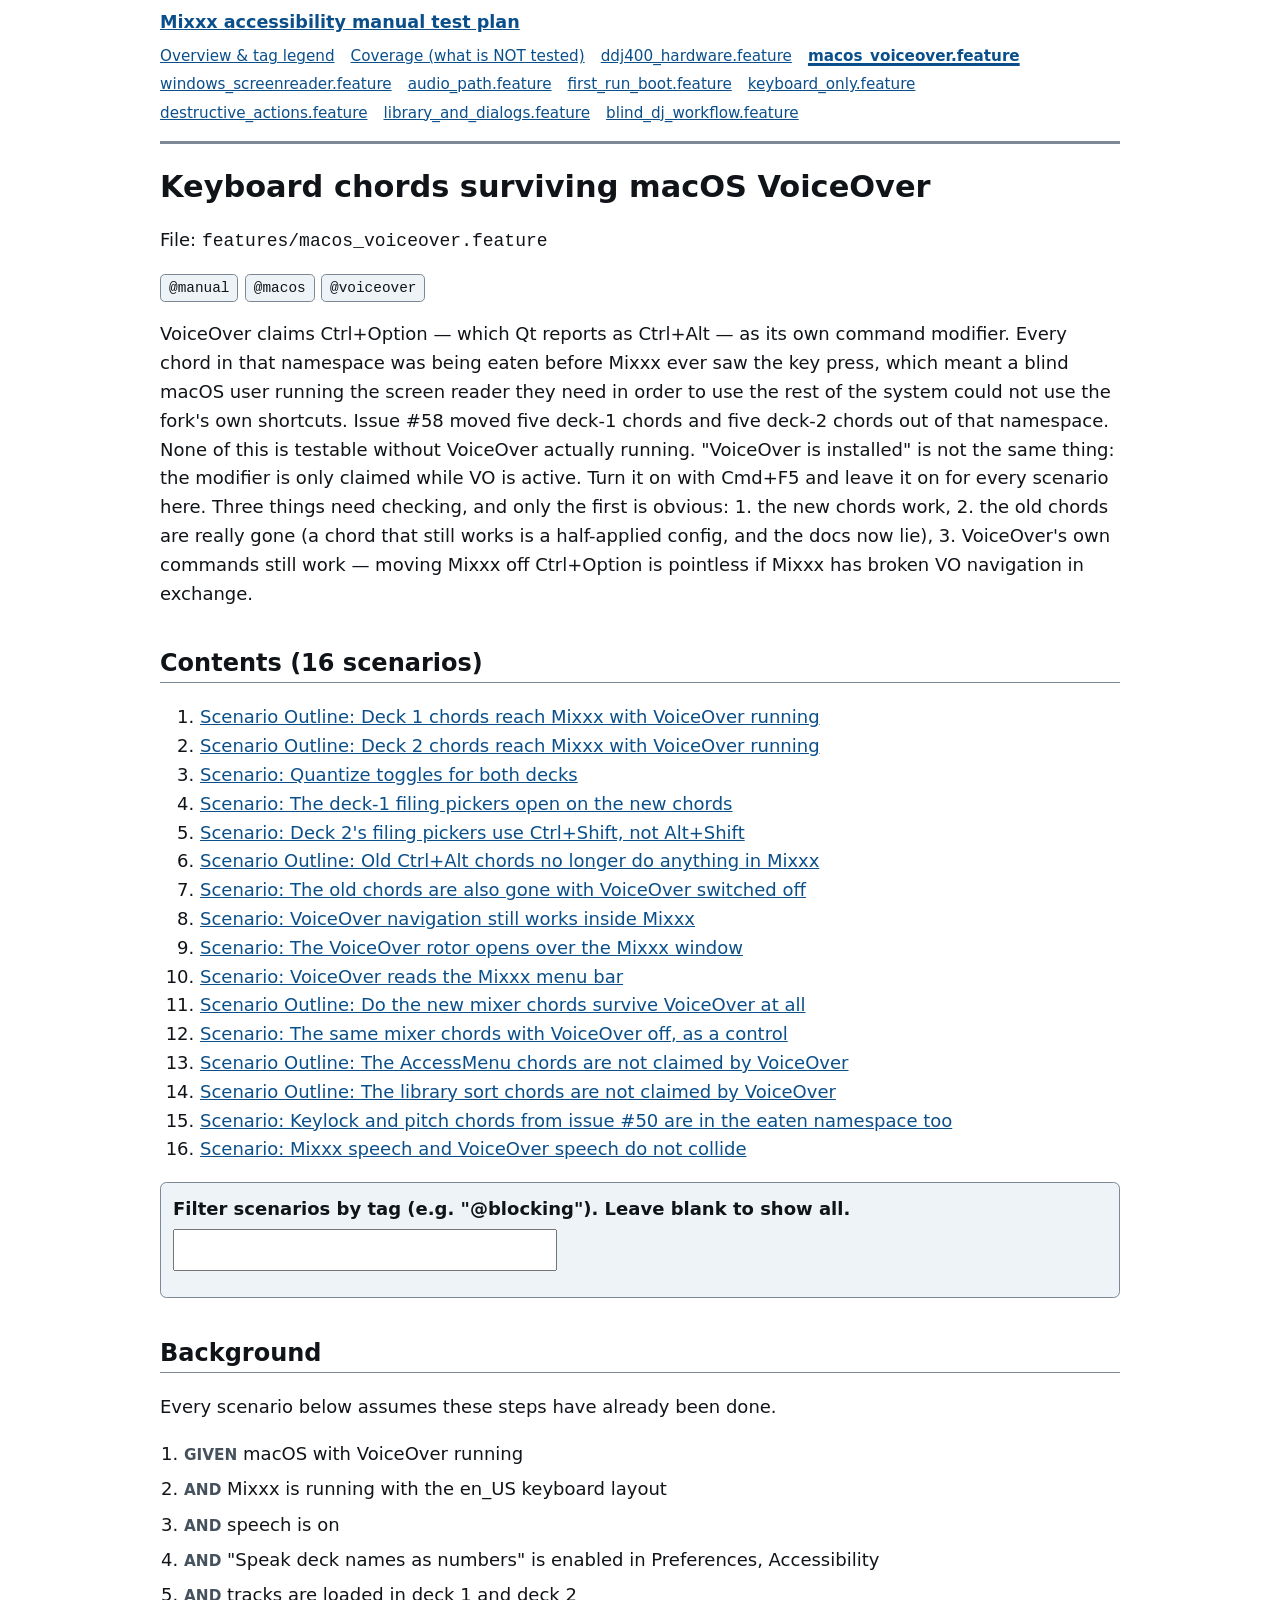
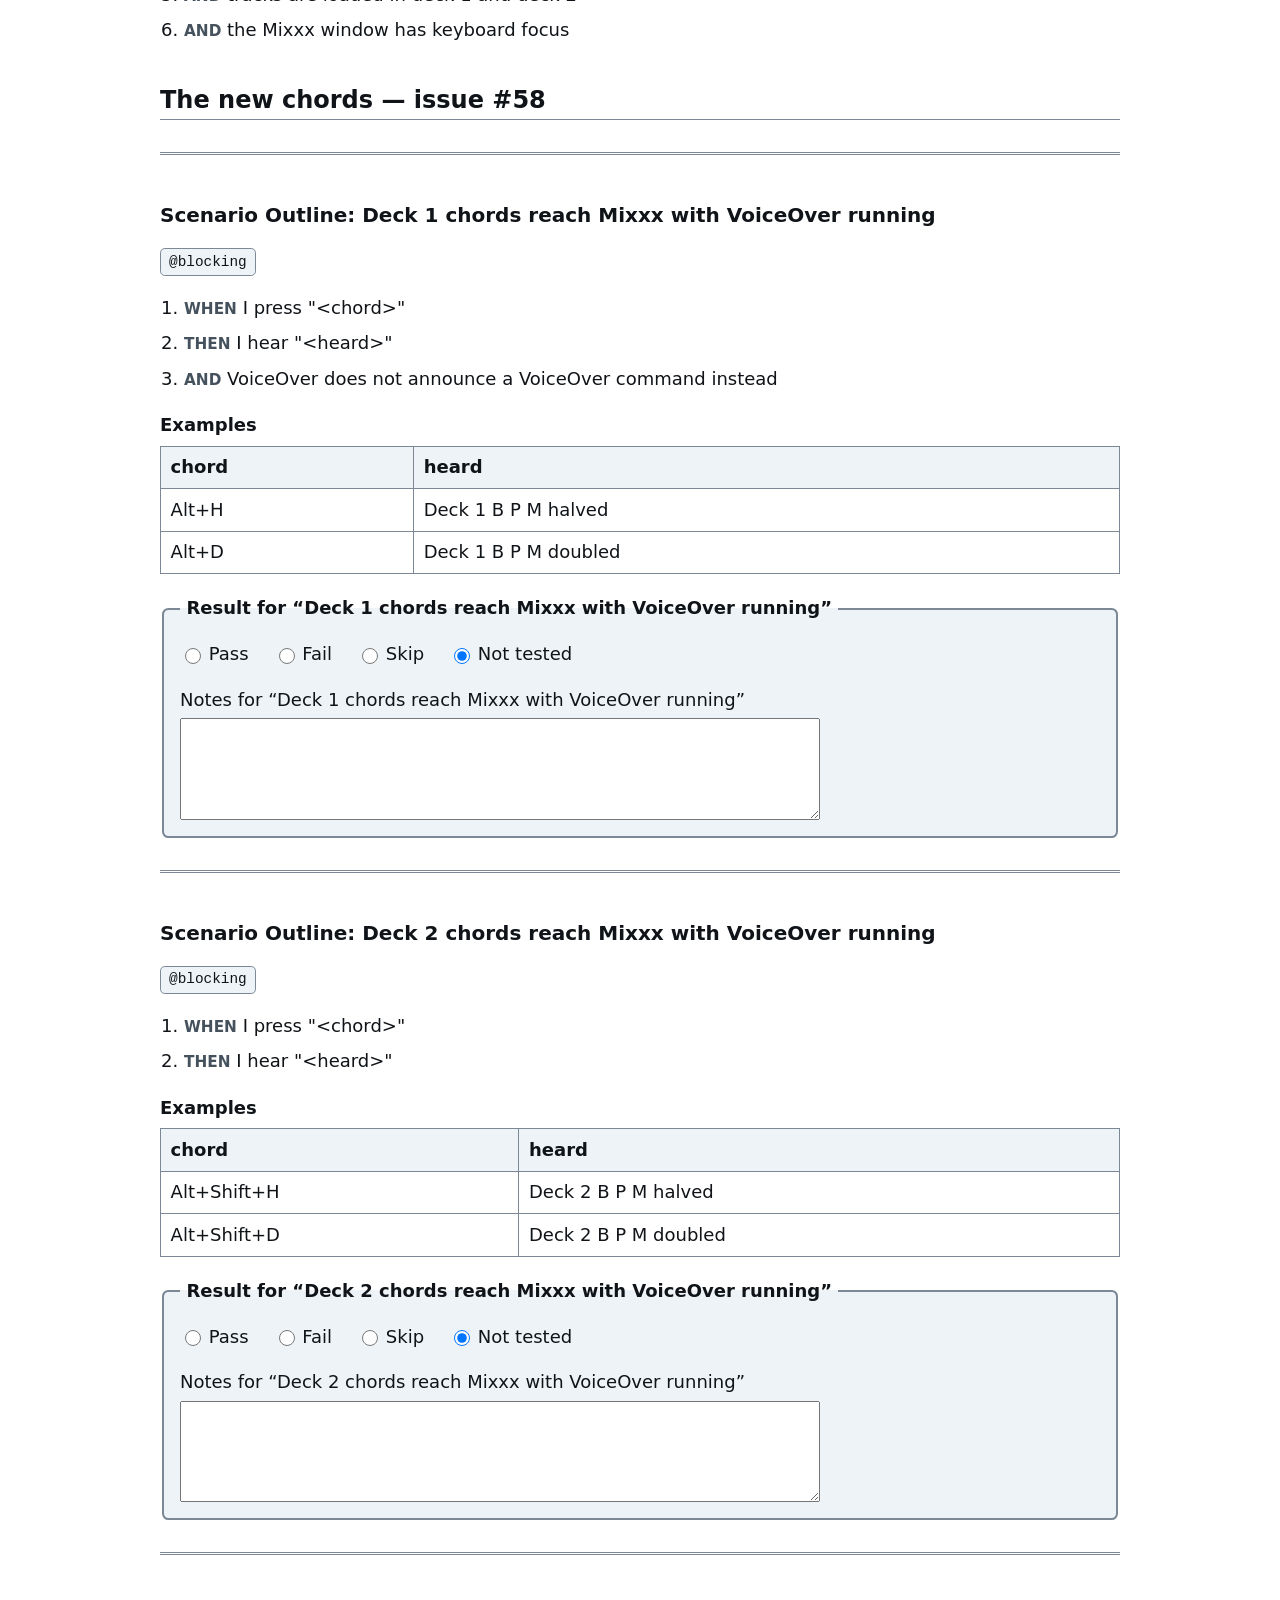
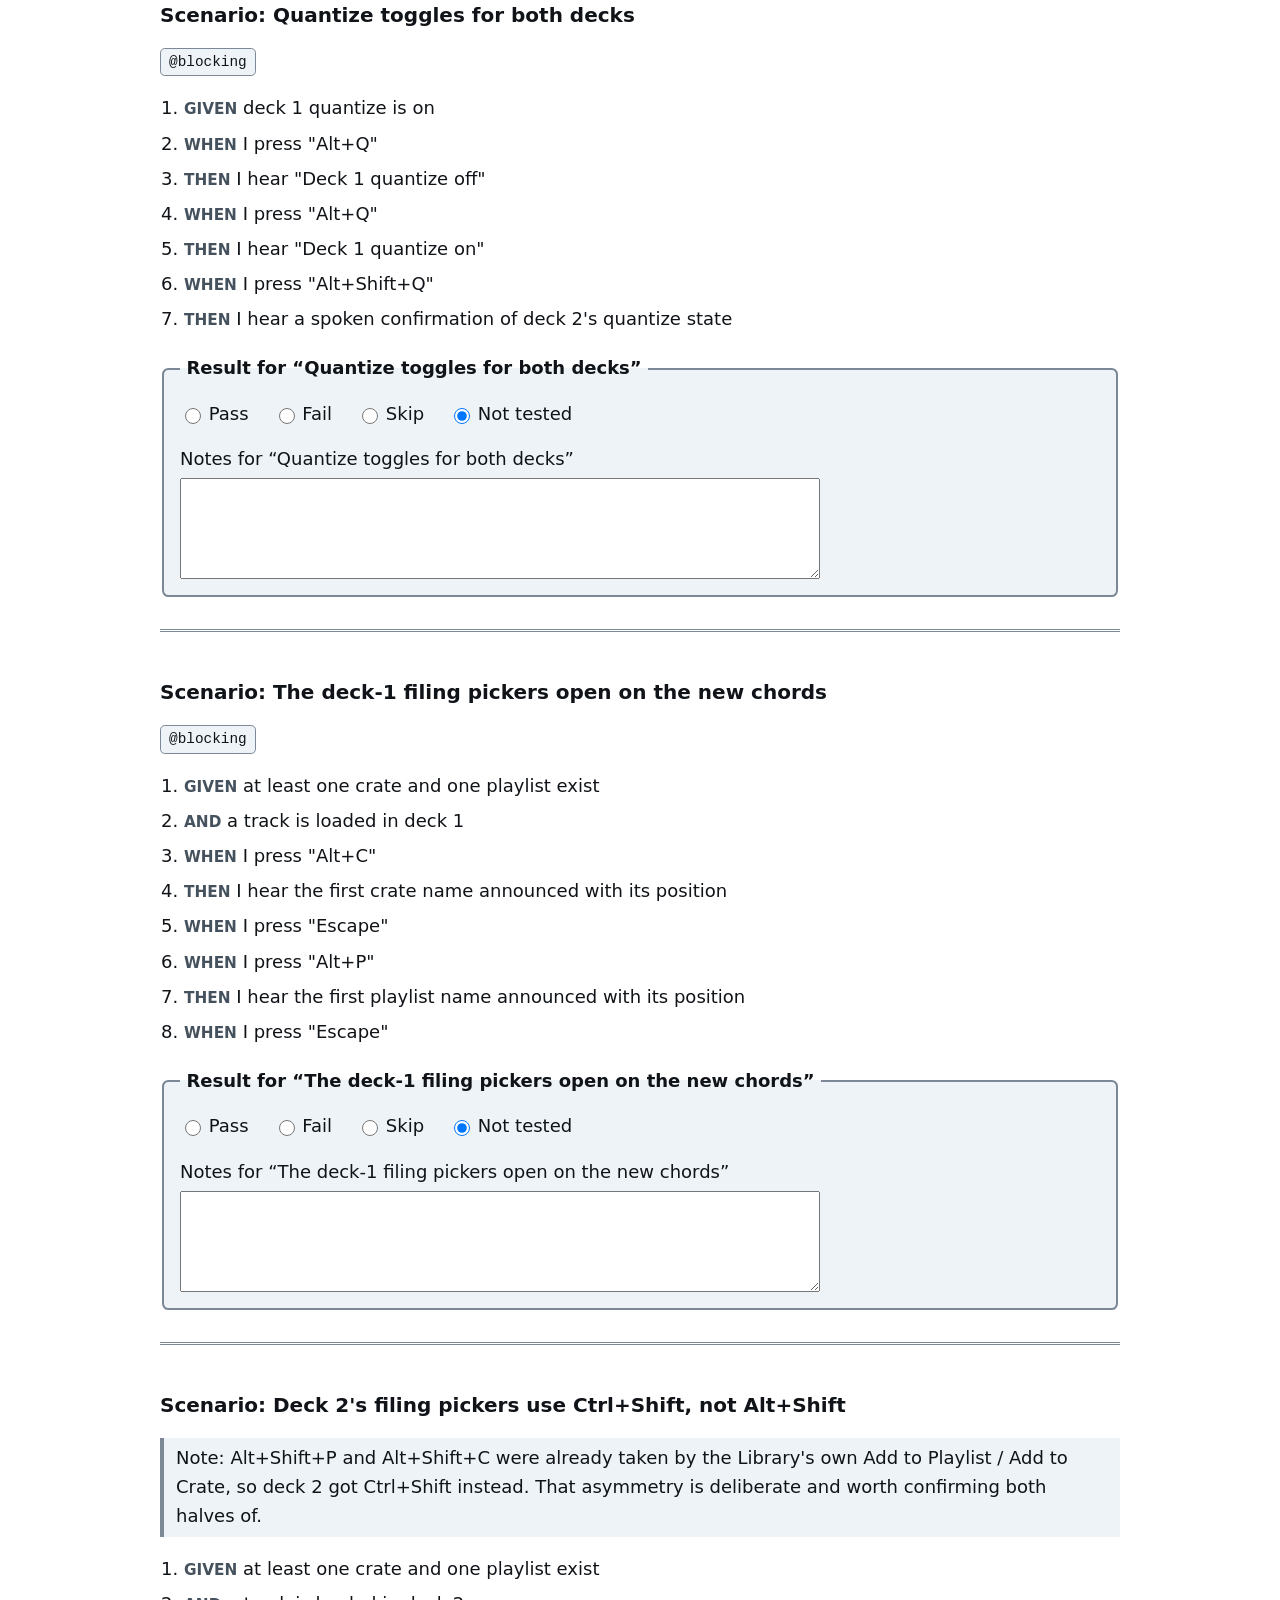
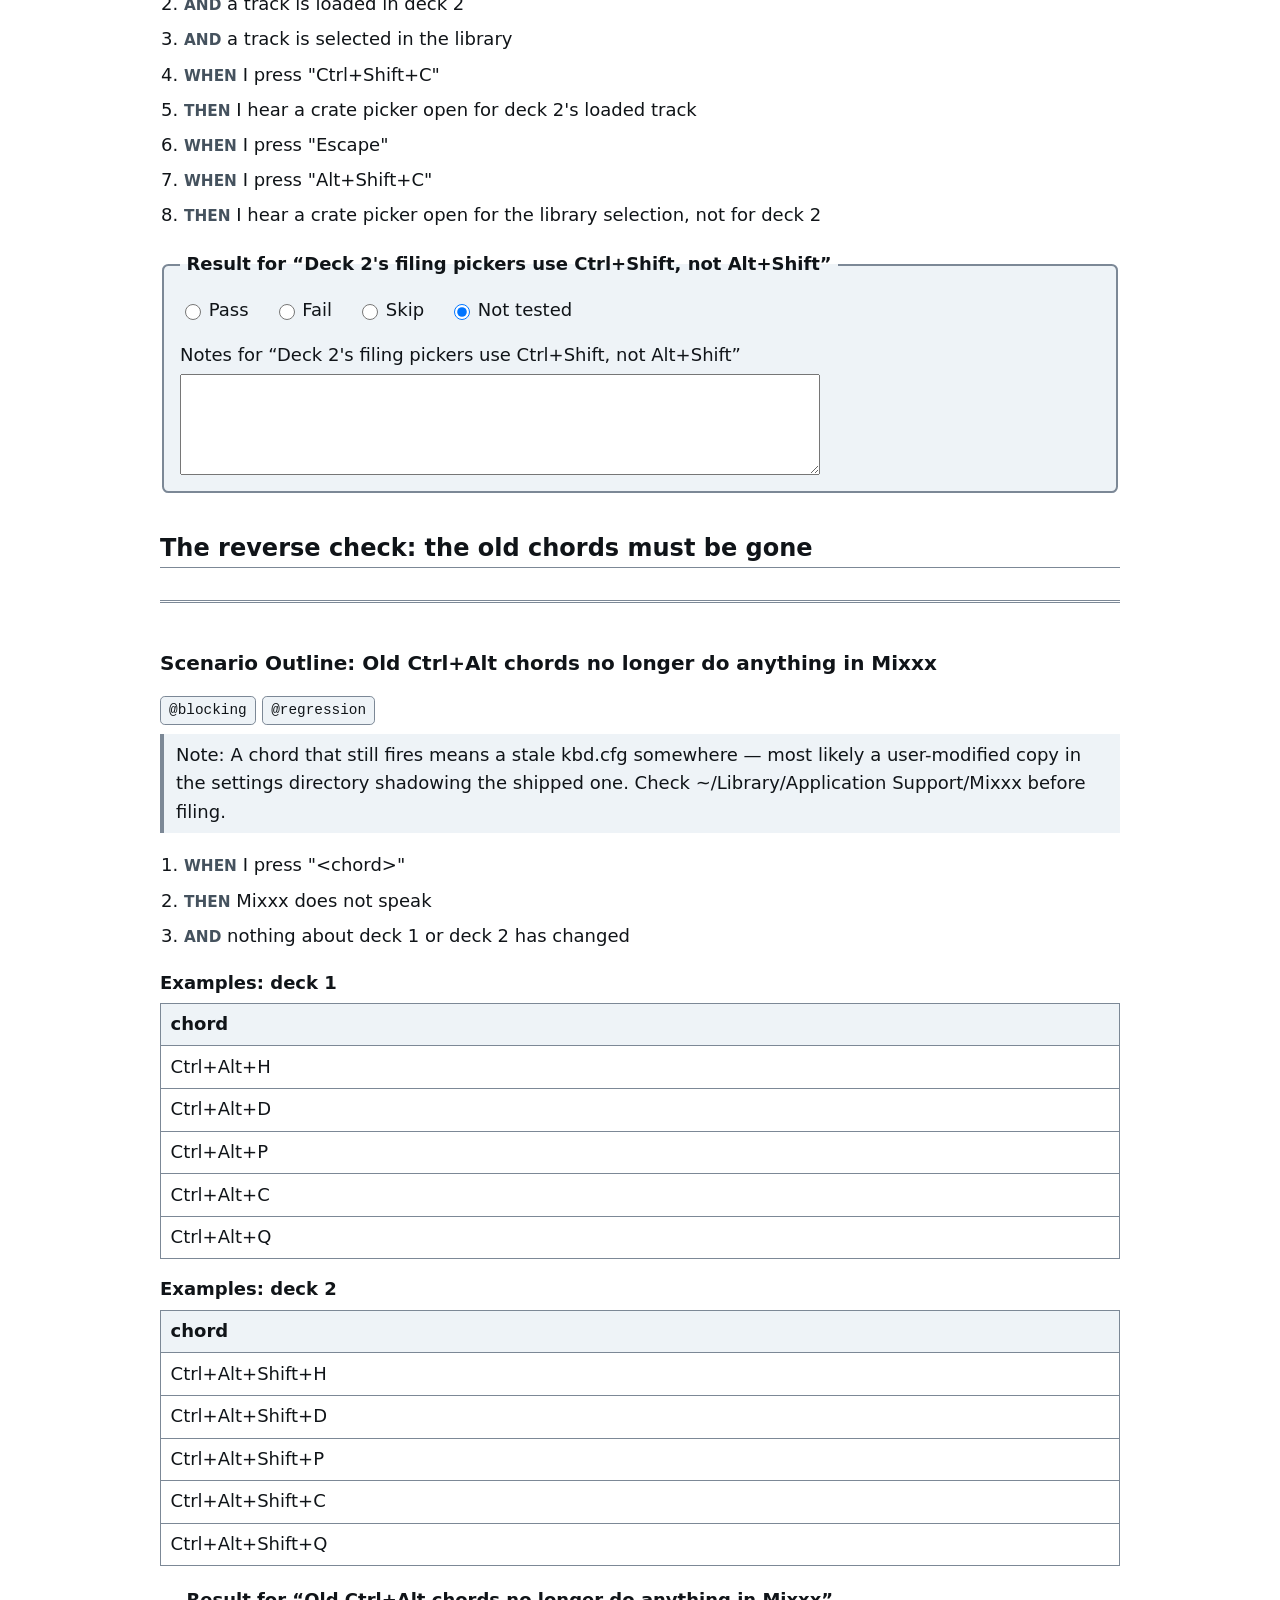
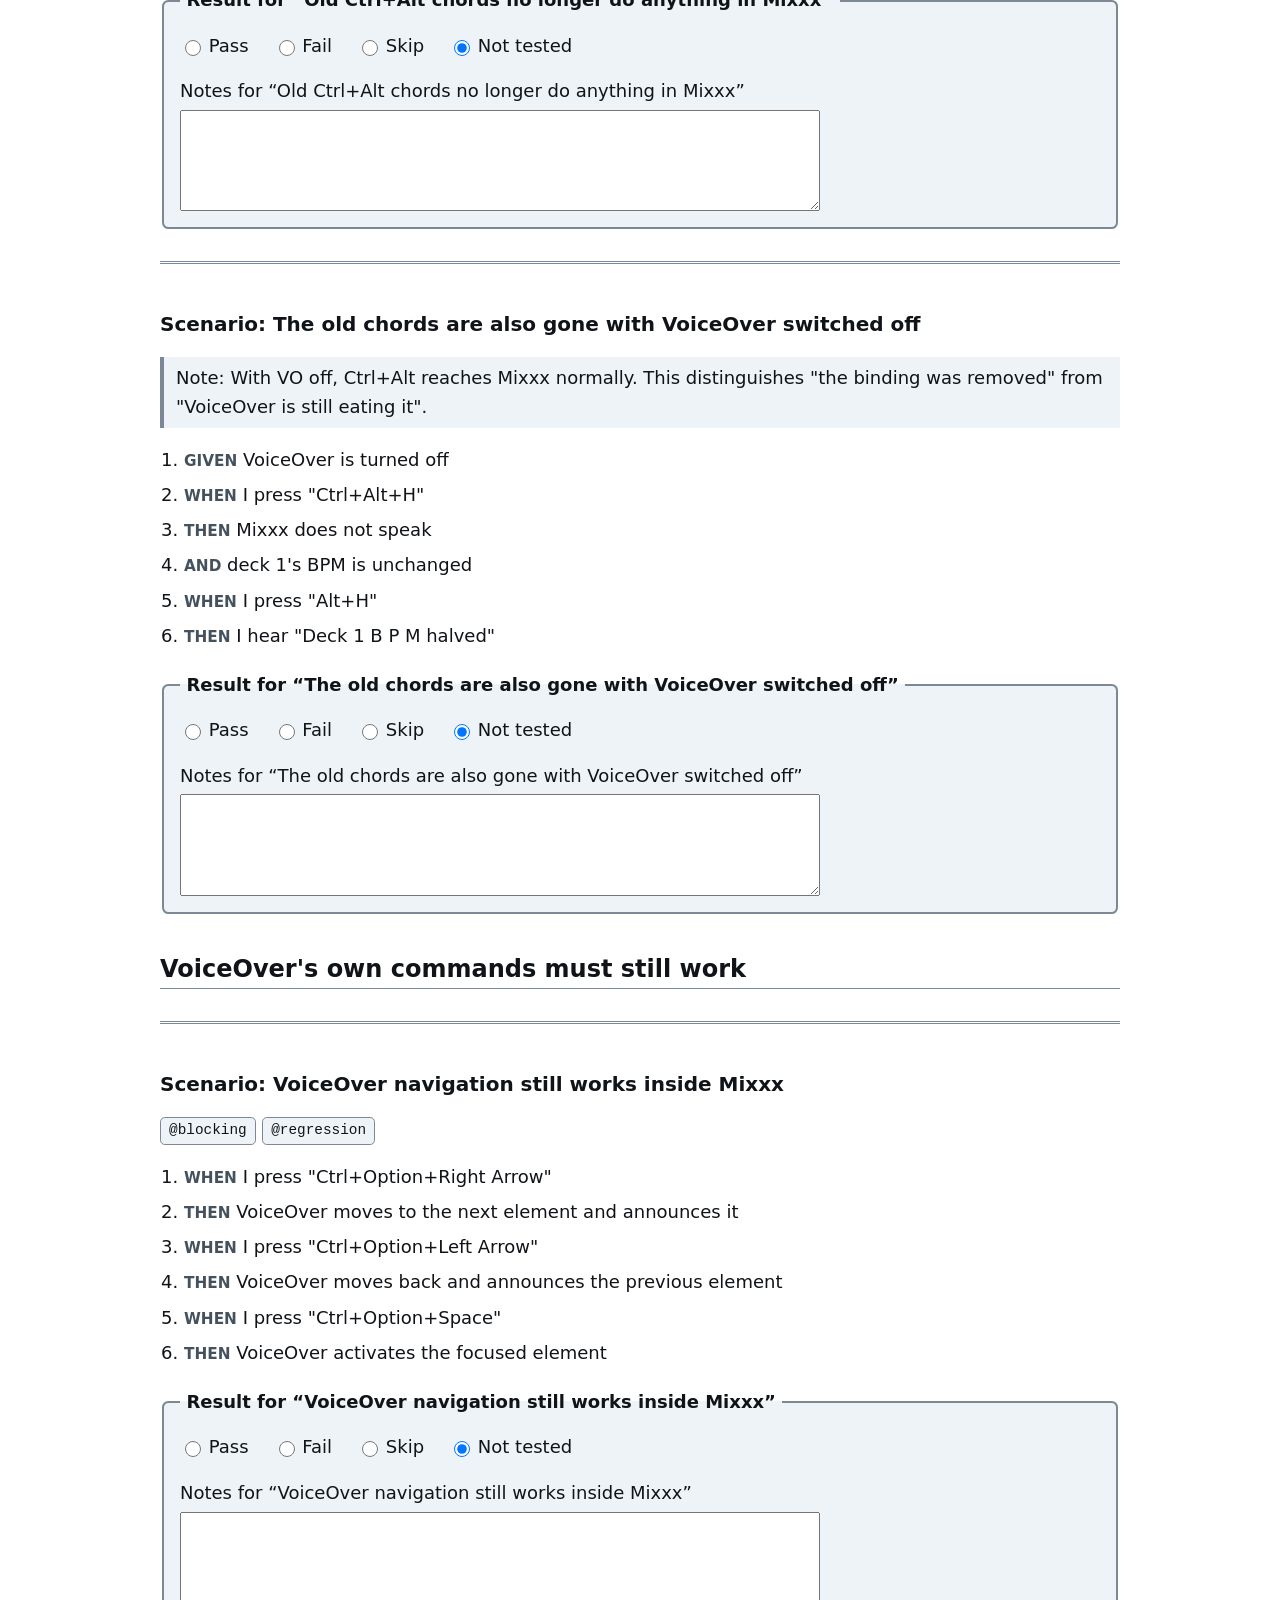
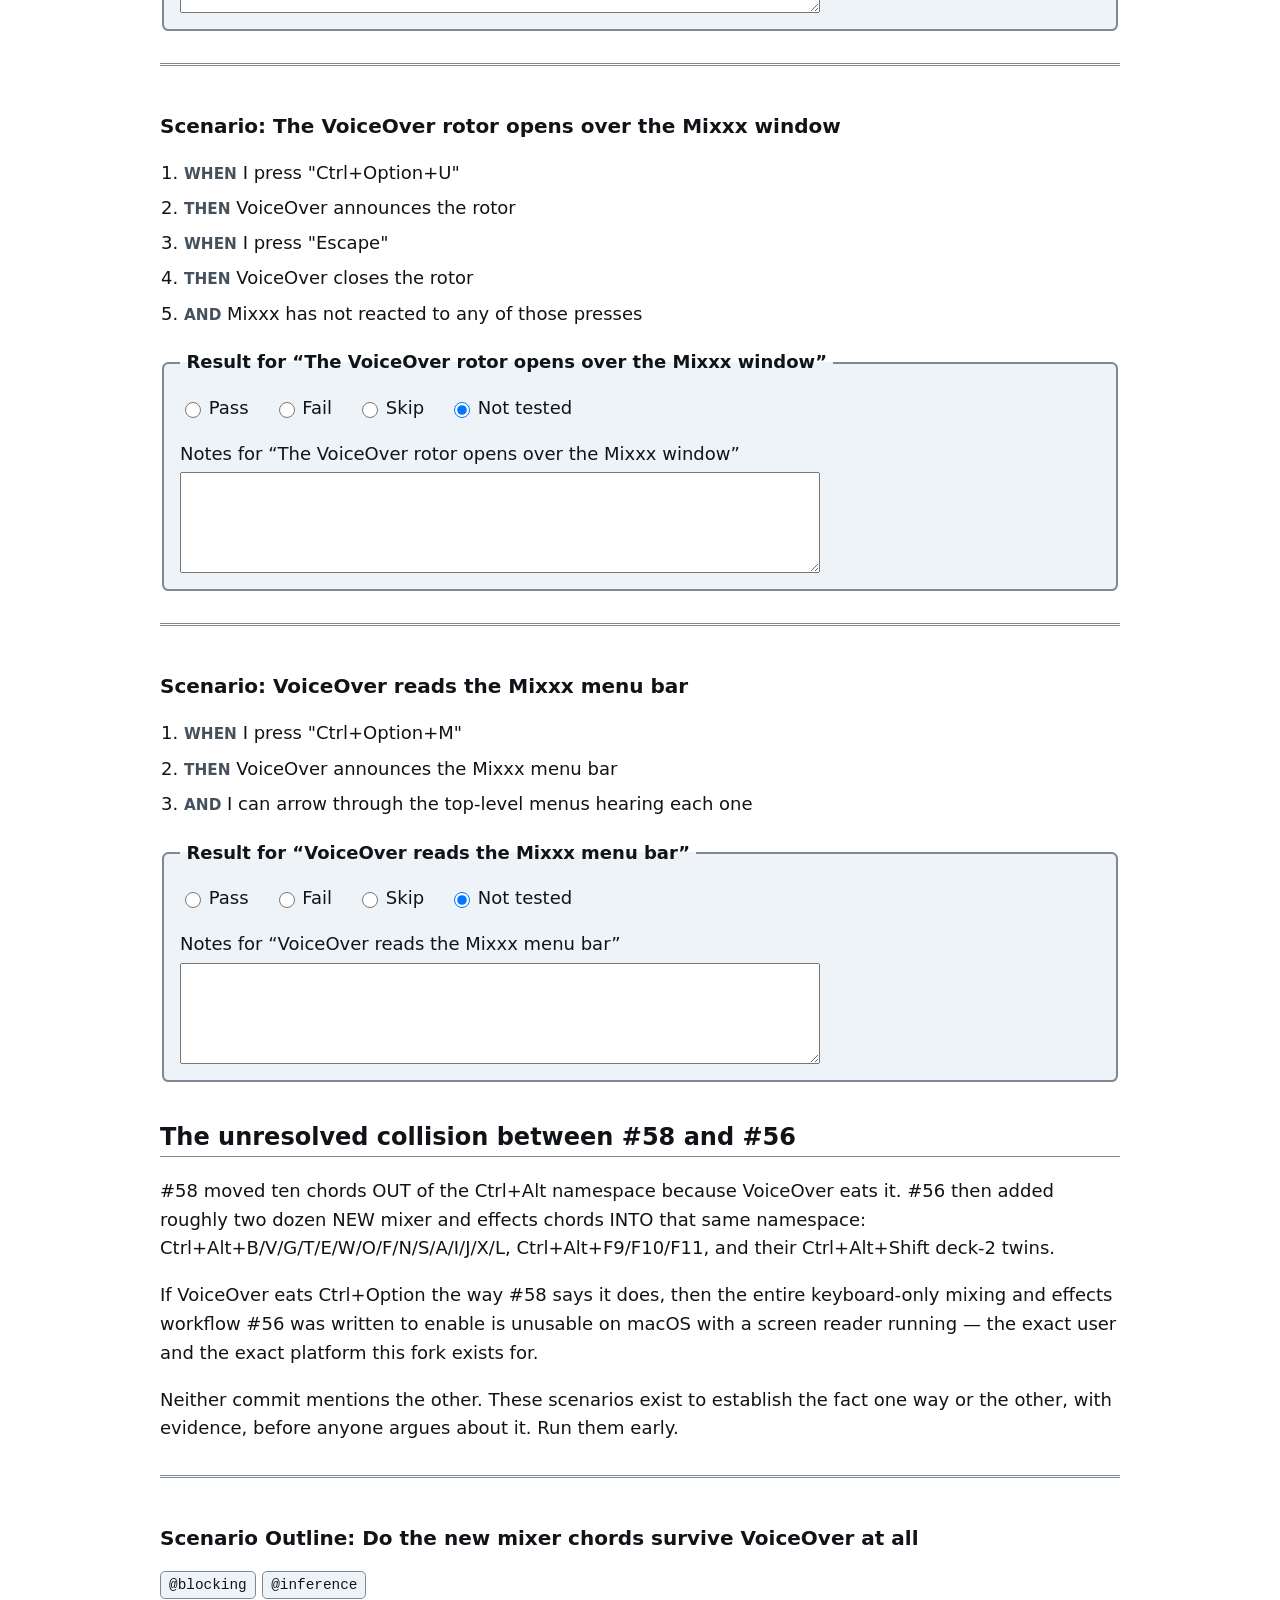
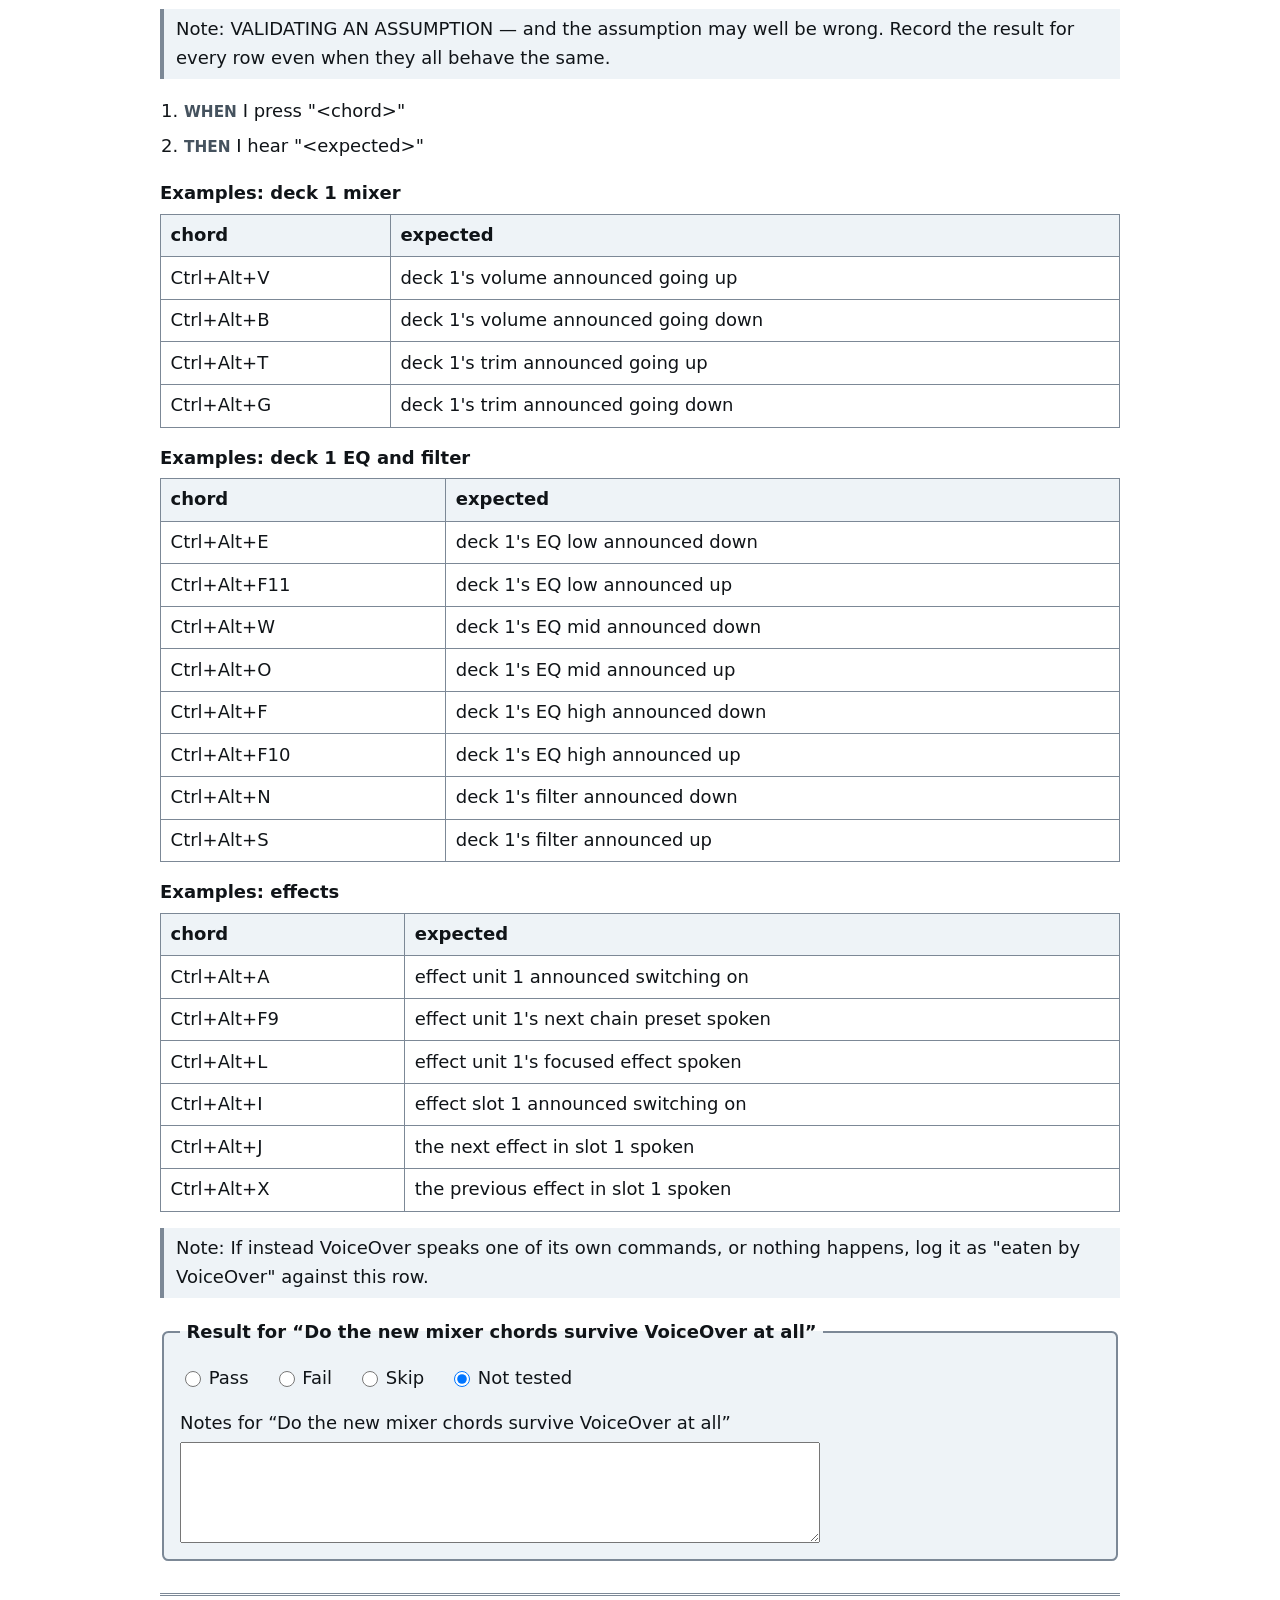
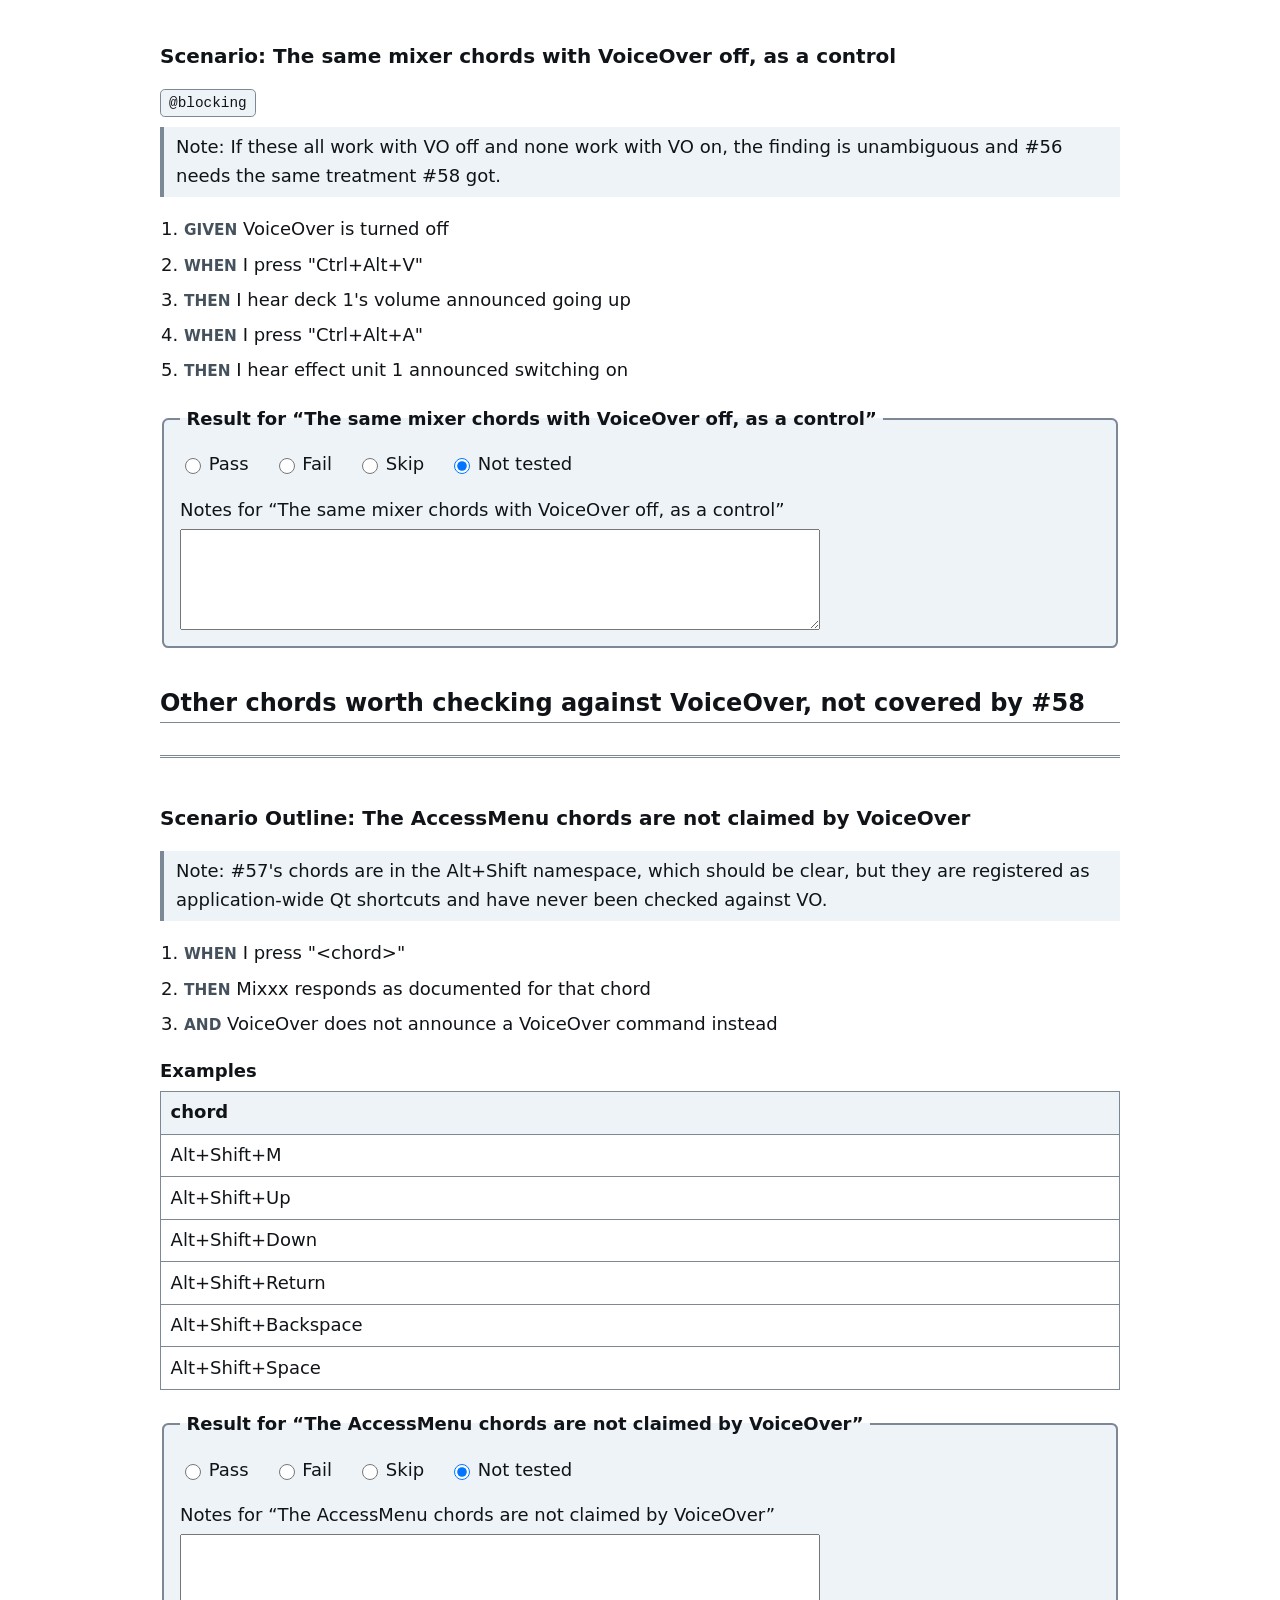
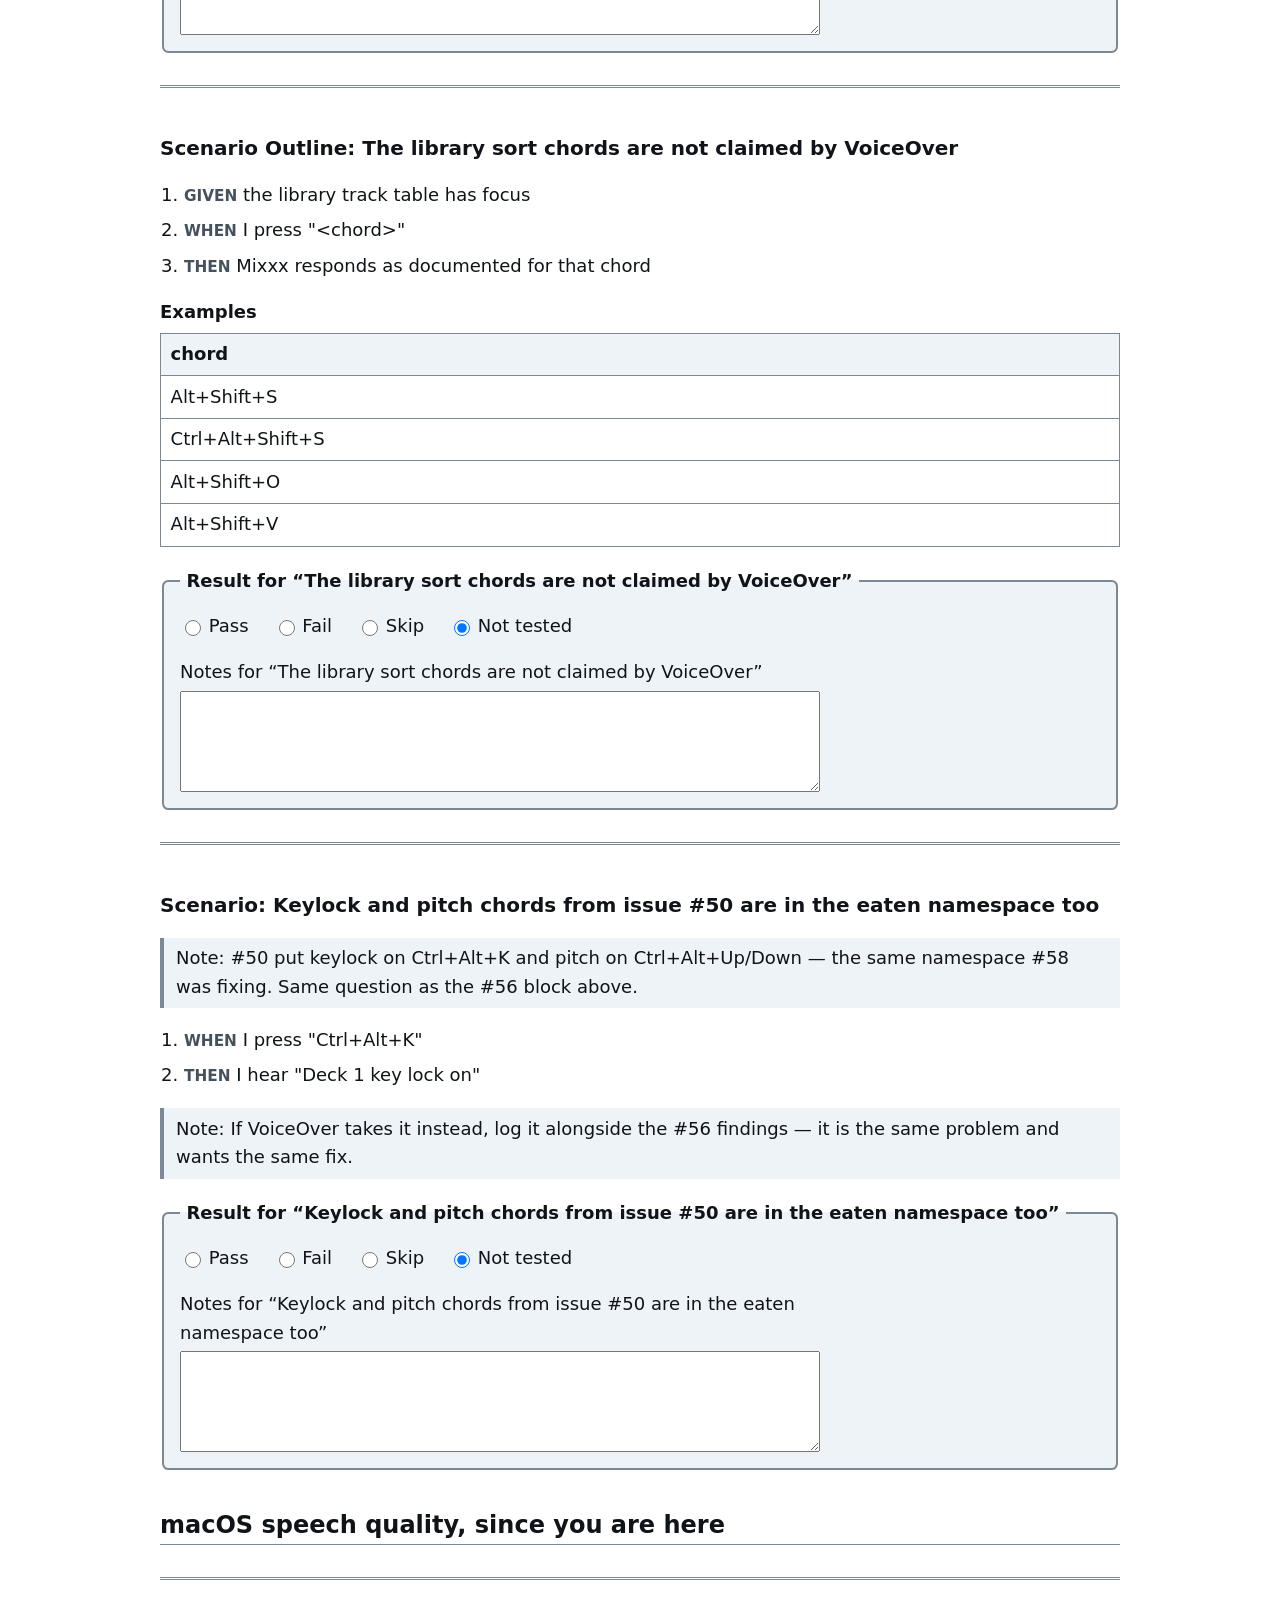
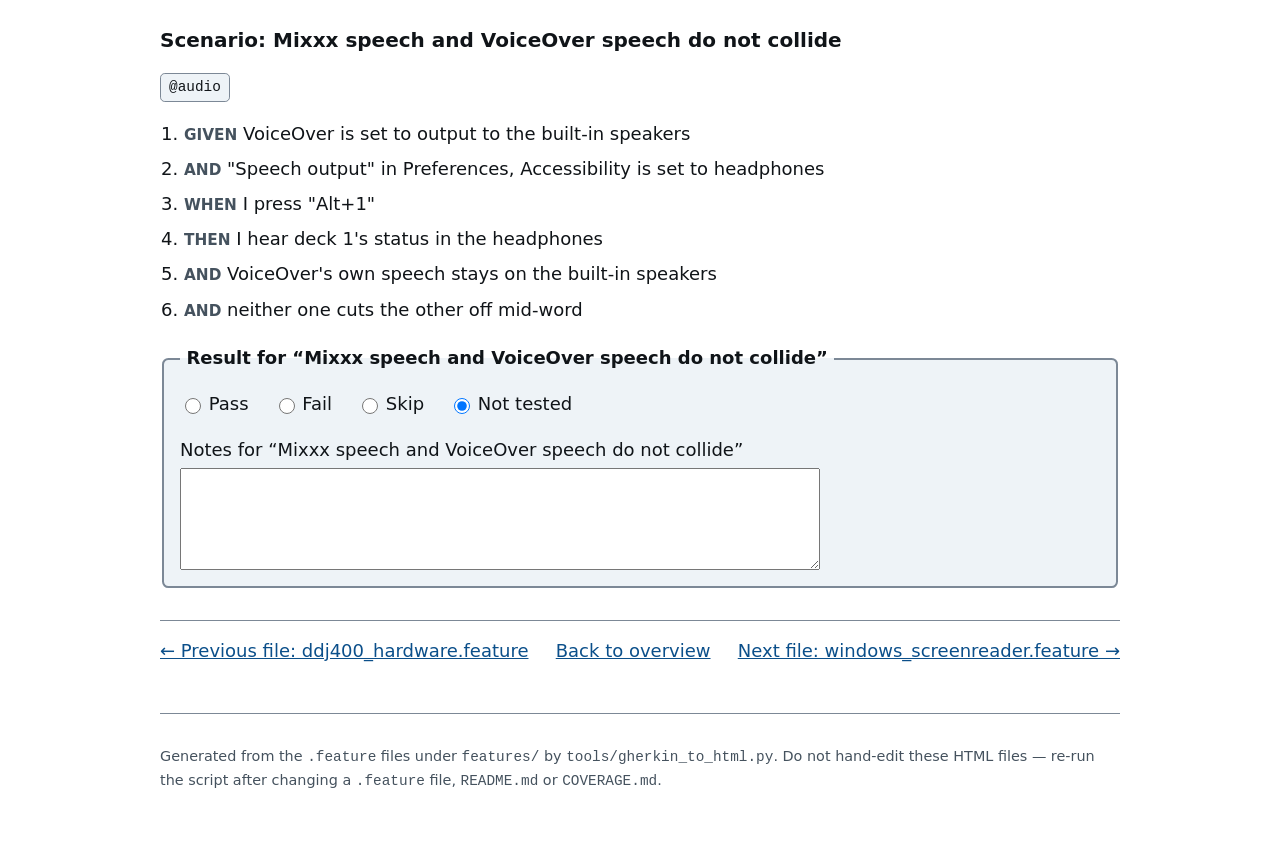
<file: features/html/macos_voiceover.html>
<!DOCTYPE html>
<html lang="en">
<head>
<meta charset="utf-8">
<meta name="viewport" content="width=device-width, initial-scale=1">
<title>Keyboard chords surviving macOS VoiceOver — Mixxx accessibility test plan</title>
<link rel="stylesheet" href="style.css">

</head>
<body>
<a class="skip-link" href="#main">Skip to main content</a>
<header>
<p class="site-title"><a href="index.html">Mixxx accessibility manual test plan</a></p>
<nav aria-label='Test plan navigation'><ul><li><a href='index.html'>Overview &amp; tag legend</a></li><li><a href='coverage.html'>Coverage (what is NOT tested)</a></li><li><a href='ddj400_hardware.html'>ddj400_hardware.feature</a></li><li><a href='macos_voiceover.html' aria-current='page'>macos_voiceover.feature</a></li><li><a href='windows_screenreader.html'>windows_screenreader.feature</a></li><li><a href='audio_path.html'>audio_path.feature</a></li><li><a href='first_run_boot.html'>first_run_boot.feature</a></li><li><a href='keyboard_only.html'>keyboard_only.feature</a></li><li><a href='destructive_actions.html'>destructive_actions.feature</a></li><li><a href='library_and_dialogs.html'>library_and_dialogs.feature</a></li><li><a href='blind_dj_workflow.html'>blind_dj_workflow.feature</a></li></ul></nav>
</header>
<main id="main">
<h1>Keyboard chords surviving macOS VoiceOver</h1>
<p class='file-name'>File: <code>features/macos_voiceover.feature</code></p>
<ul class="tags" aria-label="Tags"><li class="tag">@manual</li><li class="tag">@macos</li><li class="tag">@voiceover</li></ul>
<p>VoiceOver claims Ctrl+Option — which Qt reports as Ctrl+Alt — as its own command modifier. Every chord in that namespace was being eaten before Mixxx ever saw the key press, which meant a blind macOS user running the screen reader they need in order to use the rest of the system could not use the fork's own shortcuts. Issue #58 moved five deck-1 chords and five deck-2 chords out of that namespace. None of this is testable without VoiceOver actually running. "VoiceOver is installed" is not the same thing: the modifier is only claimed while VO is active. Turn it on with Cmd+F5 and leave it on for every scenario here. Three things need checking, and only the first is obvious: 1. the new chords work, 2. the old chords are really gone (a chord that still works is a half-applied config, and the docs now lie), 3. VoiceOver's own commands still work — moving Mixxx off Ctrl+Option is pointless if Mixxx has broken VO navigation in exchange.</p>
<nav aria-label='Scenarios in this file'>
<h2>Contents (16 scenarios)</h2>
<ol>
<li><a href='#macos_voiceover-s1-deck-1-chords-reach-mixxx-with-voiceover-running'>Scenario Outline: Deck 1 chords reach Mixxx with VoiceOver running</a></li>
<li><a href='#macos_voiceover-s2-deck-2-chords-reach-mixxx-with-voiceover-running'>Scenario Outline: Deck 2 chords reach Mixxx with VoiceOver running</a></li>
<li><a href='#macos_voiceover-s3-quantize-toggles-for-both-decks'>Scenario: Quantize toggles for both decks</a></li>
<li><a href='#macos_voiceover-s4-the-deck-1-filing-pickers-open-on-the-new-chords'>Scenario: The deck-1 filing pickers open on the new chords</a></li>
<li><a href='#macos_voiceover-s5-deck-2-s-filing-pickers-use-ctrl-shift-not-alt-shift'>Scenario: Deck 2's filing pickers use Ctrl+Shift, not Alt+Shift</a></li>
<li><a href='#macos_voiceover-s6-old-ctrl-alt-chords-no-longer-do-anything-in-mixxx'>Scenario Outline: Old Ctrl+Alt chords no longer do anything in Mixxx</a></li>
<li><a href='#macos_voiceover-s7-the-old-chords-are-also-gone-with-voiceover-switched-off'>Scenario: The old chords are also gone with VoiceOver switched off</a></li>
<li><a href='#macos_voiceover-s8-voiceover-navigation-still-works-inside-mixxx'>Scenario: VoiceOver navigation still works inside Mixxx</a></li>
<li><a href='#macos_voiceover-s9-the-voiceover-rotor-opens-over-the-mixxx-window'>Scenario: The VoiceOver rotor opens over the Mixxx window</a></li>
<li><a href='#macos_voiceover-s10-voiceover-reads-the-mixxx-menu-bar'>Scenario: VoiceOver reads the Mixxx menu bar</a></li>
<li><a href='#macos_voiceover-s11-do-the-new-mixer-chords-survive-voiceover-at-all'>Scenario Outline: Do the new mixer chords survive VoiceOver at all</a></li>
<li><a href='#macos_voiceover-s12-the-same-mixer-chords-with-voiceover-off-as-a-control'>Scenario: The same mixer chords with VoiceOver off, as a control</a></li>
<li><a href='#macos_voiceover-s13-the-accessmenu-chords-are-not-claimed-by-voiceover'>Scenario Outline: The AccessMenu chords are not claimed by VoiceOver</a></li>
<li><a href='#macos_voiceover-s14-the-library-sort-chords-are-not-claimed-by-voiceover'>Scenario Outline: The library sort chords are not claimed by VoiceOver</a></li>
<li><a href='#macos_voiceover-s15-keylock-and-pitch-chords-from-issue-50-are-in-the-eaten-namespace-too'>Scenario: Keylock and pitch chords from issue #50 are in the eaten namespace too</a></li>
<li><a href='#macos_voiceover-s16-mixxx-speech-and-voiceover-speech-do-not-collide'>Scenario: Mixxx speech and VoiceOver speech do not collide</a></li>
</ol>
</nav>
<section aria-labelledby='background-heading'>
<h2 id='background-heading'>Background</h2>
<p>Every scenario below assumes these steps have already been done.</p>
<ol class='steps'><li><span class='keyword'>Given</span> macOS with VoiceOver running</li><li><span class='keyword'>And</span> Mixxx is running with the en_US keyboard layout</li><li><span class='keyword'>And</span> speech is on</li><li><span class='keyword'>And</span> "Speak deck names as numbers" is enabled in Preferences, Accessibility</li><li><span class='keyword'>And</span> tracks are loaded in deck 1 and deck 2</li><li><span class='keyword'>And</span> the Mixxx window has keyboard focus</li></ol>
</section>
<section aria-labelledby='macos_voiceover-section-the-new-chords-issue-58'>
<h2 id='macos_voiceover-section-the-new-chords-issue-58'>The new chords — issue #58</h2>

<article class='scenario' id='macos_voiceover-s1-deck-1-chords-reach-mixxx-with-voiceover-running' data-tags='@blocking'>
<h3>Scenario Outline: Deck 1 chords reach Mixxx with VoiceOver running</h3>
<ul class="tags" aria-label="Tags"><li class="tag">@blocking</li></ul>
<ol class='steps'><li><span class='keyword'>When</span> I press "&lt;chord&gt;"</li><li><span class='keyword'>Then</span> I hear "&lt;heard&gt;"</li><li><span class='keyword'>And</span> VoiceOver does not announce a VoiceOver command instead</li></ol>
<table>
<caption>Examples</caption>
<thead><tr><th scope="col">chord</th><th scope="col">heard</th></tr></thead>
<tbody>
<tr><td>Alt+H</td><td>Deck 1 B P M halved</td></tr>
<tr><td>Alt+D</td><td>Deck 1 B P M doubled</td></tr>
</tbody></table>
<fieldset class='result'>
<legend>Result for &ldquo;Deck 1 chords reach Mixxx with VoiceOver running&rdquo;</legend>
<span class='radio-option'><input type='radio' id='macos_voiceover-s1-deck-1-chords-reach-mixxx-with-voiceover-running-pass' name='macos_voiceover-s1-deck-1-chords-reach-mixxx-with-voiceover-running-result' value='pass' data-persist-key='macos_voiceover::macos_voiceover-s1-deck-1-chords-reach-mixxx-with-voiceover-running::result'><label for='macos_voiceover-s1-deck-1-chords-reach-mixxx-with-voiceover-running-pass'>Pass</label></span>
<span class='radio-option'><input type='radio' id='macos_voiceover-s1-deck-1-chords-reach-mixxx-with-voiceover-running-fail' name='macos_voiceover-s1-deck-1-chords-reach-mixxx-with-voiceover-running-result' value='fail' data-persist-key='macos_voiceover::macos_voiceover-s1-deck-1-chords-reach-mixxx-with-voiceover-running::result'><label for='macos_voiceover-s1-deck-1-chords-reach-mixxx-with-voiceover-running-fail'>Fail</label></span>
<span class='radio-option'><input type='radio' id='macos_voiceover-s1-deck-1-chords-reach-mixxx-with-voiceover-running-skip' name='macos_voiceover-s1-deck-1-chords-reach-mixxx-with-voiceover-running-result' value='skip' data-persist-key='macos_voiceover::macos_voiceover-s1-deck-1-chords-reach-mixxx-with-voiceover-running::result'><label for='macos_voiceover-s1-deck-1-chords-reach-mixxx-with-voiceover-running-skip'>Skip</label></span>
<span class='radio-option'><input type='radio' id='macos_voiceover-s1-deck-1-chords-reach-mixxx-with-voiceover-running-not-tested' name='macos_voiceover-s1-deck-1-chords-reach-mixxx-with-voiceover-running-result' value='not-tested' data-persist-key='macos_voiceover::macos_voiceover-s1-deck-1-chords-reach-mixxx-with-voiceover-running::result' checked><label for='macos_voiceover-s1-deck-1-chords-reach-mixxx-with-voiceover-running-not-tested'>Not tested</label></span>
<div class='notes-field'><label for='macos_voiceover-s1-deck-1-chords-reach-mixxx-with-voiceover-running-notes'>Notes for &ldquo;Deck 1 chords reach Mixxx with VoiceOver running&rdquo;</label>
<textarea id='macos_voiceover-s1-deck-1-chords-reach-mixxx-with-voiceover-running-notes' data-persist-key='macos_voiceover::macos_voiceover-s1-deck-1-chords-reach-mixxx-with-voiceover-running::notes' rows='3'></textarea></div>
</fieldset>
</article>
<article class='scenario' id='macos_voiceover-s2-deck-2-chords-reach-mixxx-with-voiceover-running' data-tags='@blocking'>
<h3>Scenario Outline: Deck 2 chords reach Mixxx with VoiceOver running</h3>
<ul class="tags" aria-label="Tags"><li class="tag">@blocking</li></ul>
<ol class='steps'><li><span class='keyword'>When</span> I press "&lt;chord&gt;"</li><li><span class='keyword'>Then</span> I hear "&lt;heard&gt;"</li></ol>
<table>
<caption>Examples</caption>
<thead><tr><th scope="col">chord</th><th scope="col">heard</th></tr></thead>
<tbody>
<tr><td>Alt+Shift+H</td><td>Deck 2 B P M halved</td></tr>
<tr><td>Alt+Shift+D</td><td>Deck 2 B P M doubled</td></tr>
</tbody></table>
<fieldset class='result'>
<legend>Result for &ldquo;Deck 2 chords reach Mixxx with VoiceOver running&rdquo;</legend>
<span class='radio-option'><input type='radio' id='macos_voiceover-s2-deck-2-chords-reach-mixxx-with-voiceover-running-pass' name='macos_voiceover-s2-deck-2-chords-reach-mixxx-with-voiceover-running-result' value='pass' data-persist-key='macos_voiceover::macos_voiceover-s2-deck-2-chords-reach-mixxx-with-voiceover-running::result'><label for='macos_voiceover-s2-deck-2-chords-reach-mixxx-with-voiceover-running-pass'>Pass</label></span>
<span class='radio-option'><input type='radio' id='macos_voiceover-s2-deck-2-chords-reach-mixxx-with-voiceover-running-fail' name='macos_voiceover-s2-deck-2-chords-reach-mixxx-with-voiceover-running-result' value='fail' data-persist-key='macos_voiceover::macos_voiceover-s2-deck-2-chords-reach-mixxx-with-voiceover-running::result'><label for='macos_voiceover-s2-deck-2-chords-reach-mixxx-with-voiceover-running-fail'>Fail</label></span>
<span class='radio-option'><input type='radio' id='macos_voiceover-s2-deck-2-chords-reach-mixxx-with-voiceover-running-skip' name='macos_voiceover-s2-deck-2-chords-reach-mixxx-with-voiceover-running-result' value='skip' data-persist-key='macos_voiceover::macos_voiceover-s2-deck-2-chords-reach-mixxx-with-voiceover-running::result'><label for='macos_voiceover-s2-deck-2-chords-reach-mixxx-with-voiceover-running-skip'>Skip</label></span>
<span class='radio-option'><input type='radio' id='macos_voiceover-s2-deck-2-chords-reach-mixxx-with-voiceover-running-not-tested' name='macos_voiceover-s2-deck-2-chords-reach-mixxx-with-voiceover-running-result' value='not-tested' data-persist-key='macos_voiceover::macos_voiceover-s2-deck-2-chords-reach-mixxx-with-voiceover-running::result' checked><label for='macos_voiceover-s2-deck-2-chords-reach-mixxx-with-voiceover-running-not-tested'>Not tested</label></span>
<div class='notes-field'><label for='macos_voiceover-s2-deck-2-chords-reach-mixxx-with-voiceover-running-notes'>Notes for &ldquo;Deck 2 chords reach Mixxx with VoiceOver running&rdquo;</label>
<textarea id='macos_voiceover-s2-deck-2-chords-reach-mixxx-with-voiceover-running-notes' data-persist-key='macos_voiceover::macos_voiceover-s2-deck-2-chords-reach-mixxx-with-voiceover-running::notes' rows='3'></textarea></div>
</fieldset>
</article>
<article class='scenario' id='macos_voiceover-s3-quantize-toggles-for-both-decks' data-tags='@blocking'>
<h3>Scenario: Quantize toggles for both decks</h3>
<ul class="tags" aria-label="Tags"><li class="tag">@blocking</li></ul>
<ol class='steps'><li><span class='keyword'>Given</span> deck 1 quantize is on</li><li><span class='keyword'>When</span> I press "Alt+Q"</li><li><span class='keyword'>Then</span> I hear "Deck 1 quantize off"</li><li><span class='keyword'>When</span> I press "Alt+Q"</li><li><span class='keyword'>Then</span> I hear "Deck 1 quantize on"</li><li><span class='keyword'>When</span> I press "Alt+Shift+Q"</li><li><span class='keyword'>Then</span> I hear a spoken confirmation of deck 2's quantize state</li></ol>
<fieldset class='result'>
<legend>Result for &ldquo;Quantize toggles for both decks&rdquo;</legend>
<span class='radio-option'><input type='radio' id='macos_voiceover-s3-quantize-toggles-for-both-decks-pass' name='macos_voiceover-s3-quantize-toggles-for-both-decks-result' value='pass' data-persist-key='macos_voiceover::macos_voiceover-s3-quantize-toggles-for-both-decks::result'><label for='macos_voiceover-s3-quantize-toggles-for-both-decks-pass'>Pass</label></span>
<span class='radio-option'><input type='radio' id='macos_voiceover-s3-quantize-toggles-for-both-decks-fail' name='macos_voiceover-s3-quantize-toggles-for-both-decks-result' value='fail' data-persist-key='macos_voiceover::macos_voiceover-s3-quantize-toggles-for-both-decks::result'><label for='macos_voiceover-s3-quantize-toggles-for-both-decks-fail'>Fail</label></span>
<span class='radio-option'><input type='radio' id='macos_voiceover-s3-quantize-toggles-for-both-decks-skip' name='macos_voiceover-s3-quantize-toggles-for-both-decks-result' value='skip' data-persist-key='macos_voiceover::macos_voiceover-s3-quantize-toggles-for-both-decks::result'><label for='macos_voiceover-s3-quantize-toggles-for-both-decks-skip'>Skip</label></span>
<span class='radio-option'><input type='radio' id='macos_voiceover-s3-quantize-toggles-for-both-decks-not-tested' name='macos_voiceover-s3-quantize-toggles-for-both-decks-result' value='not-tested' data-persist-key='macos_voiceover::macos_voiceover-s3-quantize-toggles-for-both-decks::result' checked><label for='macos_voiceover-s3-quantize-toggles-for-both-decks-not-tested'>Not tested</label></span>
<div class='notes-field'><label for='macos_voiceover-s3-quantize-toggles-for-both-decks-notes'>Notes for &ldquo;Quantize toggles for both decks&rdquo;</label>
<textarea id='macos_voiceover-s3-quantize-toggles-for-both-decks-notes' data-persist-key='macos_voiceover::macos_voiceover-s3-quantize-toggles-for-both-decks::notes' rows='3'></textarea></div>
</fieldset>
</article>
<article class='scenario' id='macos_voiceover-s4-the-deck-1-filing-pickers-open-on-the-new-chords' data-tags='@blocking'>
<h3>Scenario: The deck-1 filing pickers open on the new chords</h3>
<ul class="tags" aria-label="Tags"><li class="tag">@blocking</li></ul>
<ol class='steps'><li><span class='keyword'>Given</span> at least one crate and one playlist exist</li><li><span class='keyword'>And</span> a track is loaded in deck 1</li><li><span class='keyword'>When</span> I press "Alt+C"</li><li><span class='keyword'>Then</span> I hear the first crate name announced with its position</li><li><span class='keyword'>When</span> I press "Escape"</li><li><span class='keyword'>When</span> I press "Alt+P"</li><li><span class='keyword'>Then</span> I hear the first playlist name announced with its position</li><li><span class='keyword'>When</span> I press "Escape"</li></ol>
<fieldset class='result'>
<legend>Result for &ldquo;The deck-1 filing pickers open on the new chords&rdquo;</legend>
<span class='radio-option'><input type='radio' id='macos_voiceover-s4-the-deck-1-filing-pickers-open-on-the-new-chords-pass' name='macos_voiceover-s4-the-deck-1-filing-pickers-open-on-the-new-chords-result' value='pass' data-persist-key='macos_voiceover::macos_voiceover-s4-the-deck-1-filing-pickers-open-on-the-new-chords::result'><label for='macos_voiceover-s4-the-deck-1-filing-pickers-open-on-the-new-chords-pass'>Pass</label></span>
<span class='radio-option'><input type='radio' id='macos_voiceover-s4-the-deck-1-filing-pickers-open-on-the-new-chords-fail' name='macos_voiceover-s4-the-deck-1-filing-pickers-open-on-the-new-chords-result' value='fail' data-persist-key='macos_voiceover::macos_voiceover-s4-the-deck-1-filing-pickers-open-on-the-new-chords::result'><label for='macos_voiceover-s4-the-deck-1-filing-pickers-open-on-the-new-chords-fail'>Fail</label></span>
<span class='radio-option'><input type='radio' id='macos_voiceover-s4-the-deck-1-filing-pickers-open-on-the-new-chords-skip' name='macos_voiceover-s4-the-deck-1-filing-pickers-open-on-the-new-chords-result' value='skip' data-persist-key='macos_voiceover::macos_voiceover-s4-the-deck-1-filing-pickers-open-on-the-new-chords::result'><label for='macos_voiceover-s4-the-deck-1-filing-pickers-open-on-the-new-chords-skip'>Skip</label></span>
<span class='radio-option'><input type='radio' id='macos_voiceover-s4-the-deck-1-filing-pickers-open-on-the-new-chords-not-tested' name='macos_voiceover-s4-the-deck-1-filing-pickers-open-on-the-new-chords-result' value='not-tested' data-persist-key='macos_voiceover::macos_voiceover-s4-the-deck-1-filing-pickers-open-on-the-new-chords::result' checked><label for='macos_voiceover-s4-the-deck-1-filing-pickers-open-on-the-new-chords-not-tested'>Not tested</label></span>
<div class='notes-field'><label for='macos_voiceover-s4-the-deck-1-filing-pickers-open-on-the-new-chords-notes'>Notes for &ldquo;The deck-1 filing pickers open on the new chords&rdquo;</label>
<textarea id='macos_voiceover-s4-the-deck-1-filing-pickers-open-on-the-new-chords-notes' data-persist-key='macos_voiceover::macos_voiceover-s4-the-deck-1-filing-pickers-open-on-the-new-chords::notes' rows='3'></textarea></div>
</fieldset>
</article>
<article class='scenario' id='macos_voiceover-s5-deck-2-s-filing-pickers-use-ctrl-shift-not-alt-shift' data-tags=''>
<h3>Scenario: Deck 2's filing pickers use Ctrl+Shift, not Alt+Shift</h3>

<p class="step-note">Note: Alt+Shift+P and Alt+Shift+C were already taken by the Library's own Add to Playlist / Add to Crate, so deck 2 got Ctrl+Shift instead. That asymmetry is deliberate and worth confirming both halves of.</p>
<ol class='steps'><li><span class='keyword'>Given</span> at least one crate and one playlist exist</li><li><span class='keyword'>And</span> a track is loaded in deck 2</li><li><span class='keyword'>And</span> a track is selected in the library</li><li><span class='keyword'>When</span> I press "Ctrl+Shift+C"</li><li><span class='keyword'>Then</span> I hear a crate picker open for deck 2's loaded track</li><li><span class='keyword'>When</span> I press "Escape"</li><li><span class='keyword'>When</span> I press "Alt+Shift+C"</li><li><span class='keyword'>Then</span> I hear a crate picker open for the library selection, not for deck 2</li></ol>
<fieldset class='result'>
<legend>Result for &ldquo;Deck 2's filing pickers use Ctrl+Shift, not Alt+Shift&rdquo;</legend>
<span class='radio-option'><input type='radio' id='macos_voiceover-s5-deck-2-s-filing-pickers-use-ctrl-shift-not-alt-shift-pass' name='macos_voiceover-s5-deck-2-s-filing-pickers-use-ctrl-shift-not-alt-shift-result' value='pass' data-persist-key='macos_voiceover::macos_voiceover-s5-deck-2-s-filing-pickers-use-ctrl-shift-not-alt-shift::result'><label for='macos_voiceover-s5-deck-2-s-filing-pickers-use-ctrl-shift-not-alt-shift-pass'>Pass</label></span>
<span class='radio-option'><input type='radio' id='macos_voiceover-s5-deck-2-s-filing-pickers-use-ctrl-shift-not-alt-shift-fail' name='macos_voiceover-s5-deck-2-s-filing-pickers-use-ctrl-shift-not-alt-shift-result' value='fail' data-persist-key='macos_voiceover::macos_voiceover-s5-deck-2-s-filing-pickers-use-ctrl-shift-not-alt-shift::result'><label for='macos_voiceover-s5-deck-2-s-filing-pickers-use-ctrl-shift-not-alt-shift-fail'>Fail</label></span>
<span class='radio-option'><input type='radio' id='macos_voiceover-s5-deck-2-s-filing-pickers-use-ctrl-shift-not-alt-shift-skip' name='macos_voiceover-s5-deck-2-s-filing-pickers-use-ctrl-shift-not-alt-shift-result' value='skip' data-persist-key='macos_voiceover::macos_voiceover-s5-deck-2-s-filing-pickers-use-ctrl-shift-not-alt-shift::result'><label for='macos_voiceover-s5-deck-2-s-filing-pickers-use-ctrl-shift-not-alt-shift-skip'>Skip</label></span>
<span class='radio-option'><input type='radio' id='macos_voiceover-s5-deck-2-s-filing-pickers-use-ctrl-shift-not-alt-shift-not-tested' name='macos_voiceover-s5-deck-2-s-filing-pickers-use-ctrl-shift-not-alt-shift-result' value='not-tested' data-persist-key='macos_voiceover::macos_voiceover-s5-deck-2-s-filing-pickers-use-ctrl-shift-not-alt-shift::result' checked><label for='macos_voiceover-s5-deck-2-s-filing-pickers-use-ctrl-shift-not-alt-shift-not-tested'>Not tested</label></span>
<div class='notes-field'><label for='macos_voiceover-s5-deck-2-s-filing-pickers-use-ctrl-shift-not-alt-shift-notes'>Notes for &ldquo;Deck 2's filing pickers use Ctrl+Shift, not Alt+Shift&rdquo;</label>
<textarea id='macos_voiceover-s5-deck-2-s-filing-pickers-use-ctrl-shift-not-alt-shift-notes' data-persist-key='macos_voiceover::macos_voiceover-s5-deck-2-s-filing-pickers-use-ctrl-shift-not-alt-shift::notes' rows='3'></textarea></div>
</fieldset>
</article>
</section>
<section aria-labelledby='macos_voiceover-section-the-reverse-check-the-old-chords-must-be-gone'>
<h2 id='macos_voiceover-section-the-reverse-check-the-old-chords-must-be-gone'>The reverse check: the old chords must be gone</h2>

<article class='scenario' id='macos_voiceover-s6-old-ctrl-alt-chords-no-longer-do-anything-in-mixxx' data-tags='@blocking @regression'>
<h3>Scenario Outline: Old Ctrl+Alt chords no longer do anything in Mixxx</h3>
<ul class="tags" aria-label="Tags"><li class="tag">@blocking</li><li class="tag">@regression</li></ul>
<p class="step-note">Note: A chord that still fires means a stale kbd.cfg somewhere — most likely a user-modified copy in the settings directory shadowing the shipped one. Check ~/Library/Application Support/Mixxx before filing.</p>
<ol class='steps'><li><span class='keyword'>When</span> I press "&lt;chord&gt;"</li><li><span class='keyword'>Then</span> Mixxx does not speak</li><li><span class='keyword'>And</span> nothing about deck 1 or deck 2 has changed</li></ol>
<table>
<caption>Examples: deck 1</caption>
<thead><tr><th scope="col">chord</th></tr></thead>
<tbody>
<tr><td>Ctrl+Alt+H</td></tr>
<tr><td>Ctrl+Alt+D</td></tr>
<tr><td>Ctrl+Alt+P</td></tr>
<tr><td>Ctrl+Alt+C</td></tr>
<tr><td>Ctrl+Alt+Q</td></tr>
</tbody></table>
<table>
<caption>Examples: deck 2</caption>
<thead><tr><th scope="col">chord</th></tr></thead>
<tbody>
<tr><td>Ctrl+Alt+Shift+H</td></tr>
<tr><td>Ctrl+Alt+Shift+D</td></tr>
<tr><td>Ctrl+Alt+Shift+P</td></tr>
<tr><td>Ctrl+Alt+Shift+C</td></tr>
<tr><td>Ctrl+Alt+Shift+Q</td></tr>
</tbody></table>
<fieldset class='result'>
<legend>Result for &ldquo;Old Ctrl+Alt chords no longer do anything in Mixxx&rdquo;</legend>
<span class='radio-option'><input type='radio' id='macos_voiceover-s6-old-ctrl-alt-chords-no-longer-do-anything-in-mixxx-pass' name='macos_voiceover-s6-old-ctrl-alt-chords-no-longer-do-anything-in-mixxx-result' value='pass' data-persist-key='macos_voiceover::macos_voiceover-s6-old-ctrl-alt-chords-no-longer-do-anything-in-mixxx::result'><label for='macos_voiceover-s6-old-ctrl-alt-chords-no-longer-do-anything-in-mixxx-pass'>Pass</label></span>
<span class='radio-option'><input type='radio' id='macos_voiceover-s6-old-ctrl-alt-chords-no-longer-do-anything-in-mixxx-fail' name='macos_voiceover-s6-old-ctrl-alt-chords-no-longer-do-anything-in-mixxx-result' value='fail' data-persist-key='macos_voiceover::macos_voiceover-s6-old-ctrl-alt-chords-no-longer-do-anything-in-mixxx::result'><label for='macos_voiceover-s6-old-ctrl-alt-chords-no-longer-do-anything-in-mixxx-fail'>Fail</label></span>
<span class='radio-option'><input type='radio' id='macos_voiceover-s6-old-ctrl-alt-chords-no-longer-do-anything-in-mixxx-skip' name='macos_voiceover-s6-old-ctrl-alt-chords-no-longer-do-anything-in-mixxx-result' value='skip' data-persist-key='macos_voiceover::macos_voiceover-s6-old-ctrl-alt-chords-no-longer-do-anything-in-mixxx::result'><label for='macos_voiceover-s6-old-ctrl-alt-chords-no-longer-do-anything-in-mixxx-skip'>Skip</label></span>
<span class='radio-option'><input type='radio' id='macos_voiceover-s6-old-ctrl-alt-chords-no-longer-do-anything-in-mixxx-not-tested' name='macos_voiceover-s6-old-ctrl-alt-chords-no-longer-do-anything-in-mixxx-result' value='not-tested' data-persist-key='macos_voiceover::macos_voiceover-s6-old-ctrl-alt-chords-no-longer-do-anything-in-mixxx::result' checked><label for='macos_voiceover-s6-old-ctrl-alt-chords-no-longer-do-anything-in-mixxx-not-tested'>Not tested</label></span>
<div class='notes-field'><label for='macos_voiceover-s6-old-ctrl-alt-chords-no-longer-do-anything-in-mixxx-notes'>Notes for &ldquo;Old Ctrl+Alt chords no longer do anything in Mixxx&rdquo;</label>
<textarea id='macos_voiceover-s6-old-ctrl-alt-chords-no-longer-do-anything-in-mixxx-notes' data-persist-key='macos_voiceover::macos_voiceover-s6-old-ctrl-alt-chords-no-longer-do-anything-in-mixxx::notes' rows='3'></textarea></div>
</fieldset>
</article>
<article class='scenario' id='macos_voiceover-s7-the-old-chords-are-also-gone-with-voiceover-switched-off' data-tags=''>
<h3>Scenario: The old chords are also gone with VoiceOver switched off</h3>

<p class="step-note">Note: With VO off, Ctrl+Alt reaches Mixxx normally. This distinguishes "the binding was removed" from "VoiceOver is still eating it".</p>
<ol class='steps'><li><span class='keyword'>Given</span> VoiceOver is turned off</li><li><span class='keyword'>When</span> I press "Ctrl+Alt+H"</li><li><span class='keyword'>Then</span> Mixxx does not speak</li><li><span class='keyword'>And</span> deck 1's BPM is unchanged</li><li><span class='keyword'>When</span> I press "Alt+H"</li><li><span class='keyword'>Then</span> I hear "Deck 1 B P M halved"</li></ol>
<fieldset class='result'>
<legend>Result for &ldquo;The old chords are also gone with VoiceOver switched off&rdquo;</legend>
<span class='radio-option'><input type='radio' id='macos_voiceover-s7-the-old-chords-are-also-gone-with-voiceover-switched-off-pass' name='macos_voiceover-s7-the-old-chords-are-also-gone-with-voiceover-switched-off-result' value='pass' data-persist-key='macos_voiceover::macos_voiceover-s7-the-old-chords-are-also-gone-with-voiceover-switched-off::result'><label for='macos_voiceover-s7-the-old-chords-are-also-gone-with-voiceover-switched-off-pass'>Pass</label></span>
<span class='radio-option'><input type='radio' id='macos_voiceover-s7-the-old-chords-are-also-gone-with-voiceover-switched-off-fail' name='macos_voiceover-s7-the-old-chords-are-also-gone-with-voiceover-switched-off-result' value='fail' data-persist-key='macos_voiceover::macos_voiceover-s7-the-old-chords-are-also-gone-with-voiceover-switched-off::result'><label for='macos_voiceover-s7-the-old-chords-are-also-gone-with-voiceover-switched-off-fail'>Fail</label></span>
<span class='radio-option'><input type='radio' id='macos_voiceover-s7-the-old-chords-are-also-gone-with-voiceover-switched-off-skip' name='macos_voiceover-s7-the-old-chords-are-also-gone-with-voiceover-switched-off-result' value='skip' data-persist-key='macos_voiceover::macos_voiceover-s7-the-old-chords-are-also-gone-with-voiceover-switched-off::result'><label for='macos_voiceover-s7-the-old-chords-are-also-gone-with-voiceover-switched-off-skip'>Skip</label></span>
<span class='radio-option'><input type='radio' id='macos_voiceover-s7-the-old-chords-are-also-gone-with-voiceover-switched-off-not-tested' name='macos_voiceover-s7-the-old-chords-are-also-gone-with-voiceover-switched-off-result' value='not-tested' data-persist-key='macos_voiceover::macos_voiceover-s7-the-old-chords-are-also-gone-with-voiceover-switched-off::result' checked><label for='macos_voiceover-s7-the-old-chords-are-also-gone-with-voiceover-switched-off-not-tested'>Not tested</label></span>
<div class='notes-field'><label for='macos_voiceover-s7-the-old-chords-are-also-gone-with-voiceover-switched-off-notes'>Notes for &ldquo;The old chords are also gone with VoiceOver switched off&rdquo;</label>
<textarea id='macos_voiceover-s7-the-old-chords-are-also-gone-with-voiceover-switched-off-notes' data-persist-key='macos_voiceover::macos_voiceover-s7-the-old-chords-are-also-gone-with-voiceover-switched-off::notes' rows='3'></textarea></div>
</fieldset>
</article>
</section>
<section aria-labelledby='macos_voiceover-section-voiceover-s-own-commands-must-still-work'>
<h2 id='macos_voiceover-section-voiceover-s-own-commands-must-still-work'>VoiceOver's own commands must still work</h2>

<article class='scenario' id='macos_voiceover-s8-voiceover-navigation-still-works-inside-mixxx' data-tags='@blocking @regression'>
<h3>Scenario: VoiceOver navigation still works inside Mixxx</h3>
<ul class="tags" aria-label="Tags"><li class="tag">@blocking</li><li class="tag">@regression</li></ul>
<ol class='steps'><li><span class='keyword'>When</span> I press "Ctrl+Option+Right Arrow"</li><li><span class='keyword'>Then</span> VoiceOver moves to the next element and announces it</li><li><span class='keyword'>When</span> I press "Ctrl+Option+Left Arrow"</li><li><span class='keyword'>Then</span> VoiceOver moves back and announces the previous element</li><li><span class='keyword'>When</span> I press "Ctrl+Option+Space"</li><li><span class='keyword'>Then</span> VoiceOver activates the focused element</li></ol>
<fieldset class='result'>
<legend>Result for &ldquo;VoiceOver navigation still works inside Mixxx&rdquo;</legend>
<span class='radio-option'><input type='radio' id='macos_voiceover-s8-voiceover-navigation-still-works-inside-mixxx-pass' name='macos_voiceover-s8-voiceover-navigation-still-works-inside-mixxx-result' value='pass' data-persist-key='macos_voiceover::macos_voiceover-s8-voiceover-navigation-still-works-inside-mixxx::result'><label for='macos_voiceover-s8-voiceover-navigation-still-works-inside-mixxx-pass'>Pass</label></span>
<span class='radio-option'><input type='radio' id='macos_voiceover-s8-voiceover-navigation-still-works-inside-mixxx-fail' name='macos_voiceover-s8-voiceover-navigation-still-works-inside-mixxx-result' value='fail' data-persist-key='macos_voiceover::macos_voiceover-s8-voiceover-navigation-still-works-inside-mixxx::result'><label for='macos_voiceover-s8-voiceover-navigation-still-works-inside-mixxx-fail'>Fail</label></span>
<span class='radio-option'><input type='radio' id='macos_voiceover-s8-voiceover-navigation-still-works-inside-mixxx-skip' name='macos_voiceover-s8-voiceover-navigation-still-works-inside-mixxx-result' value='skip' data-persist-key='macos_voiceover::macos_voiceover-s8-voiceover-navigation-still-works-inside-mixxx::result'><label for='macos_voiceover-s8-voiceover-navigation-still-works-inside-mixxx-skip'>Skip</label></span>
<span class='radio-option'><input type='radio' id='macos_voiceover-s8-voiceover-navigation-still-works-inside-mixxx-not-tested' name='macos_voiceover-s8-voiceover-navigation-still-works-inside-mixxx-result' value='not-tested' data-persist-key='macos_voiceover::macos_voiceover-s8-voiceover-navigation-still-works-inside-mixxx::result' checked><label for='macos_voiceover-s8-voiceover-navigation-still-works-inside-mixxx-not-tested'>Not tested</label></span>
<div class='notes-field'><label for='macos_voiceover-s8-voiceover-navigation-still-works-inside-mixxx-notes'>Notes for &ldquo;VoiceOver navigation still works inside Mixxx&rdquo;</label>
<textarea id='macos_voiceover-s8-voiceover-navigation-still-works-inside-mixxx-notes' data-persist-key='macos_voiceover::macos_voiceover-s8-voiceover-navigation-still-works-inside-mixxx::notes' rows='3'></textarea></div>
</fieldset>
</article>
<article class='scenario' id='macos_voiceover-s9-the-voiceover-rotor-opens-over-the-mixxx-window' data-tags=''>
<h3>Scenario: The VoiceOver rotor opens over the Mixxx window</h3>

<ol class='steps'><li><span class='keyword'>When</span> I press "Ctrl+Option+U"</li><li><span class='keyword'>Then</span> VoiceOver announces the rotor</li><li><span class='keyword'>When</span> I press "Escape"</li><li><span class='keyword'>Then</span> VoiceOver closes the rotor</li><li><span class='keyword'>And</span> Mixxx has not reacted to any of those presses</li></ol>
<fieldset class='result'>
<legend>Result for &ldquo;The VoiceOver rotor opens over the Mixxx window&rdquo;</legend>
<span class='radio-option'><input type='radio' id='macos_voiceover-s9-the-voiceover-rotor-opens-over-the-mixxx-window-pass' name='macos_voiceover-s9-the-voiceover-rotor-opens-over-the-mixxx-window-result' value='pass' data-persist-key='macos_voiceover::macos_voiceover-s9-the-voiceover-rotor-opens-over-the-mixxx-window::result'><label for='macos_voiceover-s9-the-voiceover-rotor-opens-over-the-mixxx-window-pass'>Pass</label></span>
<span class='radio-option'><input type='radio' id='macos_voiceover-s9-the-voiceover-rotor-opens-over-the-mixxx-window-fail' name='macos_voiceover-s9-the-voiceover-rotor-opens-over-the-mixxx-window-result' value='fail' data-persist-key='macos_voiceover::macos_voiceover-s9-the-voiceover-rotor-opens-over-the-mixxx-window::result'><label for='macos_voiceover-s9-the-voiceover-rotor-opens-over-the-mixxx-window-fail'>Fail</label></span>
<span class='radio-option'><input type='radio' id='macos_voiceover-s9-the-voiceover-rotor-opens-over-the-mixxx-window-skip' name='macos_voiceover-s9-the-voiceover-rotor-opens-over-the-mixxx-window-result' value='skip' data-persist-key='macos_voiceover::macos_voiceover-s9-the-voiceover-rotor-opens-over-the-mixxx-window::result'><label for='macos_voiceover-s9-the-voiceover-rotor-opens-over-the-mixxx-window-skip'>Skip</label></span>
<span class='radio-option'><input type='radio' id='macos_voiceover-s9-the-voiceover-rotor-opens-over-the-mixxx-window-not-tested' name='macos_voiceover-s9-the-voiceover-rotor-opens-over-the-mixxx-window-result' value='not-tested' data-persist-key='macos_voiceover::macos_voiceover-s9-the-voiceover-rotor-opens-over-the-mixxx-window::result' checked><label for='macos_voiceover-s9-the-voiceover-rotor-opens-over-the-mixxx-window-not-tested'>Not tested</label></span>
<div class='notes-field'><label for='macos_voiceover-s9-the-voiceover-rotor-opens-over-the-mixxx-window-notes'>Notes for &ldquo;The VoiceOver rotor opens over the Mixxx window&rdquo;</label>
<textarea id='macos_voiceover-s9-the-voiceover-rotor-opens-over-the-mixxx-window-notes' data-persist-key='macos_voiceover::macos_voiceover-s9-the-voiceover-rotor-opens-over-the-mixxx-window::notes' rows='3'></textarea></div>
</fieldset>
</article>
<article class='scenario' id='macos_voiceover-s10-voiceover-reads-the-mixxx-menu-bar' data-tags=''>
<h3>Scenario: VoiceOver reads the Mixxx menu bar</h3>

<ol class='steps'><li><span class='keyword'>When</span> I press "Ctrl+Option+M"</li><li><span class='keyword'>Then</span> VoiceOver announces the Mixxx menu bar</li><li><span class='keyword'>And</span> I can arrow through the top-level menus hearing each one</li></ol>
<fieldset class='result'>
<legend>Result for &ldquo;VoiceOver reads the Mixxx menu bar&rdquo;</legend>
<span class='radio-option'><input type='radio' id='macos_voiceover-s10-voiceover-reads-the-mixxx-menu-bar-pass' name='macos_voiceover-s10-voiceover-reads-the-mixxx-menu-bar-result' value='pass' data-persist-key='macos_voiceover::macos_voiceover-s10-voiceover-reads-the-mixxx-menu-bar::result'><label for='macos_voiceover-s10-voiceover-reads-the-mixxx-menu-bar-pass'>Pass</label></span>
<span class='radio-option'><input type='radio' id='macos_voiceover-s10-voiceover-reads-the-mixxx-menu-bar-fail' name='macos_voiceover-s10-voiceover-reads-the-mixxx-menu-bar-result' value='fail' data-persist-key='macos_voiceover::macos_voiceover-s10-voiceover-reads-the-mixxx-menu-bar::result'><label for='macos_voiceover-s10-voiceover-reads-the-mixxx-menu-bar-fail'>Fail</label></span>
<span class='radio-option'><input type='radio' id='macos_voiceover-s10-voiceover-reads-the-mixxx-menu-bar-skip' name='macos_voiceover-s10-voiceover-reads-the-mixxx-menu-bar-result' value='skip' data-persist-key='macos_voiceover::macos_voiceover-s10-voiceover-reads-the-mixxx-menu-bar::result'><label for='macos_voiceover-s10-voiceover-reads-the-mixxx-menu-bar-skip'>Skip</label></span>
<span class='radio-option'><input type='radio' id='macos_voiceover-s10-voiceover-reads-the-mixxx-menu-bar-not-tested' name='macos_voiceover-s10-voiceover-reads-the-mixxx-menu-bar-result' value='not-tested' data-persist-key='macos_voiceover::macos_voiceover-s10-voiceover-reads-the-mixxx-menu-bar::result' checked><label for='macos_voiceover-s10-voiceover-reads-the-mixxx-menu-bar-not-tested'>Not tested</label></span>
<div class='notes-field'><label for='macos_voiceover-s10-voiceover-reads-the-mixxx-menu-bar-notes'>Notes for &ldquo;VoiceOver reads the Mixxx menu bar&rdquo;</label>
<textarea id='macos_voiceover-s10-voiceover-reads-the-mixxx-menu-bar-notes' data-persist-key='macos_voiceover::macos_voiceover-s10-voiceover-reads-the-mixxx-menu-bar::notes' rows='3'></textarea></div>
</fieldset>
</article>
</section>
<section aria-labelledby='macos_voiceover-section-the-unresolved-collision-between-58-and-56'>
<h2 id='macos_voiceover-section-the-unresolved-collision-between-58-and-56'>The unresolved collision between #58 and #56</h2>
<p>#58 moved ten chords OUT of the Ctrl+Alt namespace because VoiceOver eats it. #56 then added roughly two dozen NEW mixer and effects chords INTO that same namespace: Ctrl+Alt+B/V/G/T/E/W/O/F/N/S/A/I/J/X/L, Ctrl+Alt+F9/F10/F11, and their Ctrl+Alt+Shift deck-2 twins.</p>
<p>If VoiceOver eats Ctrl+Option the way #58 says it does, then the entire keyboard-only mixing and effects workflow #56 was written to enable is unusable on macOS with a screen reader running — the exact user and the exact platform this fork exists for.</p>
<p>Neither commit mentions the other. These scenarios exist to establish the fact one way or the other, with evidence, before anyone argues about it. Run them early.</p>
<article class='scenario' id='macos_voiceover-s11-do-the-new-mixer-chords-survive-voiceover-at-all' data-tags='@blocking @inference'>
<h3>Scenario Outline: Do the new mixer chords survive VoiceOver at all</h3>
<ul class="tags" aria-label="Tags"><li class="tag">@blocking</li><li class="tag">@inference</li></ul>
<p class="step-note">Note: VALIDATING AN ASSUMPTION — and the assumption may well be wrong. Record the result for every row even when they all behave the same.</p>
<ol class='steps'><li><span class='keyword'>When</span> I press "&lt;chord&gt;"</li><li><span class='keyword'>Then</span> I hear "&lt;expected&gt;"</li></ol>
<table>
<caption>Examples: deck 1 mixer</caption>
<thead><tr><th scope="col">chord</th><th scope="col">expected</th></tr></thead>
<tbody>
<tr><td>Ctrl+Alt+V</td><td>deck 1's volume announced going up</td></tr>
<tr><td>Ctrl+Alt+B</td><td>deck 1's volume announced going down</td></tr>
<tr><td>Ctrl+Alt+T</td><td>deck 1's trim announced going up</td></tr>
<tr><td>Ctrl+Alt+G</td><td>deck 1's trim announced going down</td></tr>
</tbody></table>
<table>
<caption>Examples: deck 1 EQ and filter</caption>
<thead><tr><th scope="col">chord</th><th scope="col">expected</th></tr></thead>
<tbody>
<tr><td>Ctrl+Alt+E</td><td>deck 1's EQ low announced down</td></tr>
<tr><td>Ctrl+Alt+F11</td><td>deck 1's EQ low announced up</td></tr>
<tr><td>Ctrl+Alt+W</td><td>deck 1's EQ mid announced down</td></tr>
<tr><td>Ctrl+Alt+O</td><td>deck 1's EQ mid announced up</td></tr>
<tr><td>Ctrl+Alt+F</td><td>deck 1's EQ high announced down</td></tr>
<tr><td>Ctrl+Alt+F10</td><td>deck 1's EQ high announced up</td></tr>
<tr><td>Ctrl+Alt+N</td><td>deck 1's filter announced down</td></tr>
<tr><td>Ctrl+Alt+S</td><td>deck 1's filter announced up</td></tr>
</tbody></table>
<table>
<caption>Examples: effects</caption>
<thead><tr><th scope="col">chord</th><th scope="col">expected</th></tr></thead>
<tbody>
<tr><td>Ctrl+Alt+A</td><td>effect unit 1 announced switching on</td></tr>
<tr><td>Ctrl+Alt+F9</td><td>effect unit 1's next chain preset spoken</td></tr>
<tr><td>Ctrl+Alt+L</td><td>effect unit 1's focused effect spoken</td></tr>
<tr><td>Ctrl+Alt+I</td><td>effect slot 1 announced switching on</td></tr>
<tr><td>Ctrl+Alt+J</td><td>the next effect in slot 1 spoken</td></tr>
<tr><td>Ctrl+Alt+X</td><td>the previous effect in slot 1 spoken</td></tr>
</tbody></table>
<p class="step-note">Note: If instead VoiceOver speaks one of its own commands, or nothing happens, log it as "eaten by VoiceOver" against this row.</p>
<fieldset class='result'>
<legend>Result for &ldquo;Do the new mixer chords survive VoiceOver at all&rdquo;</legend>
<span class='radio-option'><input type='radio' id='macos_voiceover-s11-do-the-new-mixer-chords-survive-voiceover-at-all-pass' name='macos_voiceover-s11-do-the-new-mixer-chords-survive-voiceover-at-all-result' value='pass' data-persist-key='macos_voiceover::macos_voiceover-s11-do-the-new-mixer-chords-survive-voiceover-at-all::result'><label for='macos_voiceover-s11-do-the-new-mixer-chords-survive-voiceover-at-all-pass'>Pass</label></span>
<span class='radio-option'><input type='radio' id='macos_voiceover-s11-do-the-new-mixer-chords-survive-voiceover-at-all-fail' name='macos_voiceover-s11-do-the-new-mixer-chords-survive-voiceover-at-all-result' value='fail' data-persist-key='macos_voiceover::macos_voiceover-s11-do-the-new-mixer-chords-survive-voiceover-at-all::result'><label for='macos_voiceover-s11-do-the-new-mixer-chords-survive-voiceover-at-all-fail'>Fail</label></span>
<span class='radio-option'><input type='radio' id='macos_voiceover-s11-do-the-new-mixer-chords-survive-voiceover-at-all-skip' name='macos_voiceover-s11-do-the-new-mixer-chords-survive-voiceover-at-all-result' value='skip' data-persist-key='macos_voiceover::macos_voiceover-s11-do-the-new-mixer-chords-survive-voiceover-at-all::result'><label for='macos_voiceover-s11-do-the-new-mixer-chords-survive-voiceover-at-all-skip'>Skip</label></span>
<span class='radio-option'><input type='radio' id='macos_voiceover-s11-do-the-new-mixer-chords-survive-voiceover-at-all-not-tested' name='macos_voiceover-s11-do-the-new-mixer-chords-survive-voiceover-at-all-result' value='not-tested' data-persist-key='macos_voiceover::macos_voiceover-s11-do-the-new-mixer-chords-survive-voiceover-at-all::result' checked><label for='macos_voiceover-s11-do-the-new-mixer-chords-survive-voiceover-at-all-not-tested'>Not tested</label></span>
<div class='notes-field'><label for='macos_voiceover-s11-do-the-new-mixer-chords-survive-voiceover-at-all-notes'>Notes for &ldquo;Do the new mixer chords survive VoiceOver at all&rdquo;</label>
<textarea id='macos_voiceover-s11-do-the-new-mixer-chords-survive-voiceover-at-all-notes' data-persist-key='macos_voiceover::macos_voiceover-s11-do-the-new-mixer-chords-survive-voiceover-at-all::notes' rows='3'></textarea></div>
</fieldset>
</article>
<article class='scenario' id='macos_voiceover-s12-the-same-mixer-chords-with-voiceover-off-as-a-control' data-tags='@blocking'>
<h3>Scenario: The same mixer chords with VoiceOver off, as a control</h3>
<ul class="tags" aria-label="Tags"><li class="tag">@blocking</li></ul>
<p class="step-note">Note: If these all work with VO off and none work with VO on, the finding is unambiguous and #56 needs the same treatment #58 got.</p>
<ol class='steps'><li><span class='keyword'>Given</span> VoiceOver is turned off</li><li><span class='keyword'>When</span> I press "Ctrl+Alt+V"</li><li><span class='keyword'>Then</span> I hear deck 1's volume announced going up</li><li><span class='keyword'>When</span> I press "Ctrl+Alt+A"</li><li><span class='keyword'>Then</span> I hear effect unit 1 announced switching on</li></ol>
<fieldset class='result'>
<legend>Result for &ldquo;The same mixer chords with VoiceOver off, as a control&rdquo;</legend>
<span class='radio-option'><input type='radio' id='macos_voiceover-s12-the-same-mixer-chords-with-voiceover-off-as-a-control-pass' name='macos_voiceover-s12-the-same-mixer-chords-with-voiceover-off-as-a-control-result' value='pass' data-persist-key='macos_voiceover::macos_voiceover-s12-the-same-mixer-chords-with-voiceover-off-as-a-control::result'><label for='macos_voiceover-s12-the-same-mixer-chords-with-voiceover-off-as-a-control-pass'>Pass</label></span>
<span class='radio-option'><input type='radio' id='macos_voiceover-s12-the-same-mixer-chords-with-voiceover-off-as-a-control-fail' name='macos_voiceover-s12-the-same-mixer-chords-with-voiceover-off-as-a-control-result' value='fail' data-persist-key='macos_voiceover::macos_voiceover-s12-the-same-mixer-chords-with-voiceover-off-as-a-control::result'><label for='macos_voiceover-s12-the-same-mixer-chords-with-voiceover-off-as-a-control-fail'>Fail</label></span>
<span class='radio-option'><input type='radio' id='macos_voiceover-s12-the-same-mixer-chords-with-voiceover-off-as-a-control-skip' name='macos_voiceover-s12-the-same-mixer-chords-with-voiceover-off-as-a-control-result' value='skip' data-persist-key='macos_voiceover::macos_voiceover-s12-the-same-mixer-chords-with-voiceover-off-as-a-control::result'><label for='macos_voiceover-s12-the-same-mixer-chords-with-voiceover-off-as-a-control-skip'>Skip</label></span>
<span class='radio-option'><input type='radio' id='macos_voiceover-s12-the-same-mixer-chords-with-voiceover-off-as-a-control-not-tested' name='macos_voiceover-s12-the-same-mixer-chords-with-voiceover-off-as-a-control-result' value='not-tested' data-persist-key='macos_voiceover::macos_voiceover-s12-the-same-mixer-chords-with-voiceover-off-as-a-control::result' checked><label for='macos_voiceover-s12-the-same-mixer-chords-with-voiceover-off-as-a-control-not-tested'>Not tested</label></span>
<div class='notes-field'><label for='macos_voiceover-s12-the-same-mixer-chords-with-voiceover-off-as-a-control-notes'>Notes for &ldquo;The same mixer chords with VoiceOver off, as a control&rdquo;</label>
<textarea id='macos_voiceover-s12-the-same-mixer-chords-with-voiceover-off-as-a-control-notes' data-persist-key='macos_voiceover::macos_voiceover-s12-the-same-mixer-chords-with-voiceover-off-as-a-control::notes' rows='3'></textarea></div>
</fieldset>
</article>
</section>
<section aria-labelledby='macos_voiceover-section-other-chords-worth-checking-against-voiceover-not-covered-by-58'>
<h2 id='macos_voiceover-section-other-chords-worth-checking-against-voiceover-not-covered-by-58'>Other chords worth checking against VoiceOver, not covered by #58</h2>

<article class='scenario' id='macos_voiceover-s13-the-accessmenu-chords-are-not-claimed-by-voiceover' data-tags=''>
<h3>Scenario Outline: The AccessMenu chords are not claimed by VoiceOver</h3>

<p class="step-note">Note: #57's chords are in the Alt+Shift namespace, which should be clear, but they are registered as application-wide Qt shortcuts and have never been checked against VO.</p>
<ol class='steps'><li><span class='keyword'>When</span> I press "&lt;chord&gt;"</li><li><span class='keyword'>Then</span> Mixxx responds as documented for that chord</li><li><span class='keyword'>And</span> VoiceOver does not announce a VoiceOver command instead</li></ol>
<table>
<caption>Examples</caption>
<thead><tr><th scope="col">chord</th></tr></thead>
<tbody>
<tr><td>Alt+Shift+M</td></tr>
<tr><td>Alt+Shift+Up</td></tr>
<tr><td>Alt+Shift+Down</td></tr>
<tr><td>Alt+Shift+Return</td></tr>
<tr><td>Alt+Shift+Backspace</td></tr>
<tr><td>Alt+Shift+Space</td></tr>
</tbody></table>
<fieldset class='result'>
<legend>Result for &ldquo;The AccessMenu chords are not claimed by VoiceOver&rdquo;</legend>
<span class='radio-option'><input type='radio' id='macos_voiceover-s13-the-accessmenu-chords-are-not-claimed-by-voiceover-pass' name='macos_voiceover-s13-the-accessmenu-chords-are-not-claimed-by-voiceover-result' value='pass' data-persist-key='macos_voiceover::macos_voiceover-s13-the-accessmenu-chords-are-not-claimed-by-voiceover::result'><label for='macos_voiceover-s13-the-accessmenu-chords-are-not-claimed-by-voiceover-pass'>Pass</label></span>
<span class='radio-option'><input type='radio' id='macos_voiceover-s13-the-accessmenu-chords-are-not-claimed-by-voiceover-fail' name='macos_voiceover-s13-the-accessmenu-chords-are-not-claimed-by-voiceover-result' value='fail' data-persist-key='macos_voiceover::macos_voiceover-s13-the-accessmenu-chords-are-not-claimed-by-voiceover::result'><label for='macos_voiceover-s13-the-accessmenu-chords-are-not-claimed-by-voiceover-fail'>Fail</label></span>
<span class='radio-option'><input type='radio' id='macos_voiceover-s13-the-accessmenu-chords-are-not-claimed-by-voiceover-skip' name='macos_voiceover-s13-the-accessmenu-chords-are-not-claimed-by-voiceover-result' value='skip' data-persist-key='macos_voiceover::macos_voiceover-s13-the-accessmenu-chords-are-not-claimed-by-voiceover::result'><label for='macos_voiceover-s13-the-accessmenu-chords-are-not-claimed-by-voiceover-skip'>Skip</label></span>
<span class='radio-option'><input type='radio' id='macos_voiceover-s13-the-accessmenu-chords-are-not-claimed-by-voiceover-not-tested' name='macos_voiceover-s13-the-accessmenu-chords-are-not-claimed-by-voiceover-result' value='not-tested' data-persist-key='macos_voiceover::macos_voiceover-s13-the-accessmenu-chords-are-not-claimed-by-voiceover::result' checked><label for='macos_voiceover-s13-the-accessmenu-chords-are-not-claimed-by-voiceover-not-tested'>Not tested</label></span>
<div class='notes-field'><label for='macos_voiceover-s13-the-accessmenu-chords-are-not-claimed-by-voiceover-notes'>Notes for &ldquo;The AccessMenu chords are not claimed by VoiceOver&rdquo;</label>
<textarea id='macos_voiceover-s13-the-accessmenu-chords-are-not-claimed-by-voiceover-notes' data-persist-key='macos_voiceover::macos_voiceover-s13-the-accessmenu-chords-are-not-claimed-by-voiceover::notes' rows='3'></textarea></div>
</fieldset>
</article>
<article class='scenario' id='macos_voiceover-s14-the-library-sort-chords-are-not-claimed-by-voiceover' data-tags=''>
<h3>Scenario Outline: The library sort chords are not claimed by VoiceOver</h3>

<ol class='steps'><li><span class='keyword'>Given</span> the library track table has focus</li><li><span class='keyword'>When</span> I press "&lt;chord&gt;"</li><li><span class='keyword'>Then</span> Mixxx responds as documented for that chord</li></ol>
<table>
<caption>Examples</caption>
<thead><tr><th scope="col">chord</th></tr></thead>
<tbody>
<tr><td>Alt+Shift+S</td></tr>
<tr><td>Ctrl+Alt+Shift+S</td></tr>
<tr><td>Alt+Shift+O</td></tr>
<tr><td>Alt+Shift+V</td></tr>
</tbody></table>
<fieldset class='result'>
<legend>Result for &ldquo;The library sort chords are not claimed by VoiceOver&rdquo;</legend>
<span class='radio-option'><input type='radio' id='macos_voiceover-s14-the-library-sort-chords-are-not-claimed-by-voiceover-pass' name='macos_voiceover-s14-the-library-sort-chords-are-not-claimed-by-voiceover-result' value='pass' data-persist-key='macos_voiceover::macos_voiceover-s14-the-library-sort-chords-are-not-claimed-by-voiceover::result'><label for='macos_voiceover-s14-the-library-sort-chords-are-not-claimed-by-voiceover-pass'>Pass</label></span>
<span class='radio-option'><input type='radio' id='macos_voiceover-s14-the-library-sort-chords-are-not-claimed-by-voiceover-fail' name='macos_voiceover-s14-the-library-sort-chords-are-not-claimed-by-voiceover-result' value='fail' data-persist-key='macos_voiceover::macos_voiceover-s14-the-library-sort-chords-are-not-claimed-by-voiceover::result'><label for='macos_voiceover-s14-the-library-sort-chords-are-not-claimed-by-voiceover-fail'>Fail</label></span>
<span class='radio-option'><input type='radio' id='macos_voiceover-s14-the-library-sort-chords-are-not-claimed-by-voiceover-skip' name='macos_voiceover-s14-the-library-sort-chords-are-not-claimed-by-voiceover-result' value='skip' data-persist-key='macos_voiceover::macos_voiceover-s14-the-library-sort-chords-are-not-claimed-by-voiceover::result'><label for='macos_voiceover-s14-the-library-sort-chords-are-not-claimed-by-voiceover-skip'>Skip</label></span>
<span class='radio-option'><input type='radio' id='macos_voiceover-s14-the-library-sort-chords-are-not-claimed-by-voiceover-not-tested' name='macos_voiceover-s14-the-library-sort-chords-are-not-claimed-by-voiceover-result' value='not-tested' data-persist-key='macos_voiceover::macos_voiceover-s14-the-library-sort-chords-are-not-claimed-by-voiceover::result' checked><label for='macos_voiceover-s14-the-library-sort-chords-are-not-claimed-by-voiceover-not-tested'>Not tested</label></span>
<div class='notes-field'><label for='macos_voiceover-s14-the-library-sort-chords-are-not-claimed-by-voiceover-notes'>Notes for &ldquo;The library sort chords are not claimed by VoiceOver&rdquo;</label>
<textarea id='macos_voiceover-s14-the-library-sort-chords-are-not-claimed-by-voiceover-notes' data-persist-key='macos_voiceover::macos_voiceover-s14-the-library-sort-chords-are-not-claimed-by-voiceover::notes' rows='3'></textarea></div>
</fieldset>
</article>
<article class='scenario' id='macos_voiceover-s15-keylock-and-pitch-chords-from-issue-50-are-in-the-eaten-namespace-too' data-tags=''>
<h3>Scenario: Keylock and pitch chords from issue #50 are in the eaten namespace too</h3>

<p class="step-note">Note: #50 put keylock on Ctrl+Alt+K and pitch on Ctrl+Alt+Up/Down — the same namespace #58 was fixing. Same question as the #56 block above.</p>
<ol class='steps'><li><span class='keyword'>When</span> I press "Ctrl+Alt+K"</li><li><span class='keyword'>Then</span> I hear "Deck 1 key lock on"</li></ol>
<p class="step-note">Note: If VoiceOver takes it instead, log it alongside the #56 findings — it is the same problem and wants the same fix.</p>
<fieldset class='result'>
<legend>Result for &ldquo;Keylock and pitch chords from issue #50 are in the eaten namespace too&rdquo;</legend>
<span class='radio-option'><input type='radio' id='macos_voiceover-s15-keylock-and-pitch-chords-from-issue-50-are-in-the-eaten-namespace-too-pass' name='macos_voiceover-s15-keylock-and-pitch-chords-from-issue-50-are-in-the-eaten-namespace-too-result' value='pass' data-persist-key='macos_voiceover::macos_voiceover-s15-keylock-and-pitch-chords-from-issue-50-are-in-the-eaten-namespace-too::result'><label for='macos_voiceover-s15-keylock-and-pitch-chords-from-issue-50-are-in-the-eaten-namespace-too-pass'>Pass</label></span>
<span class='radio-option'><input type='radio' id='macos_voiceover-s15-keylock-and-pitch-chords-from-issue-50-are-in-the-eaten-namespace-too-fail' name='macos_voiceover-s15-keylock-and-pitch-chords-from-issue-50-are-in-the-eaten-namespace-too-result' value='fail' data-persist-key='macos_voiceover::macos_voiceover-s15-keylock-and-pitch-chords-from-issue-50-are-in-the-eaten-namespace-too::result'><label for='macos_voiceover-s15-keylock-and-pitch-chords-from-issue-50-are-in-the-eaten-namespace-too-fail'>Fail</label></span>
<span class='radio-option'><input type='radio' id='macos_voiceover-s15-keylock-and-pitch-chords-from-issue-50-are-in-the-eaten-namespace-too-skip' name='macos_voiceover-s15-keylock-and-pitch-chords-from-issue-50-are-in-the-eaten-namespace-too-result' value='skip' data-persist-key='macos_voiceover::macos_voiceover-s15-keylock-and-pitch-chords-from-issue-50-are-in-the-eaten-namespace-too::result'><label for='macos_voiceover-s15-keylock-and-pitch-chords-from-issue-50-are-in-the-eaten-namespace-too-skip'>Skip</label></span>
<span class='radio-option'><input type='radio' id='macos_voiceover-s15-keylock-and-pitch-chords-from-issue-50-are-in-the-eaten-namespace-too-not-tested' name='macos_voiceover-s15-keylock-and-pitch-chords-from-issue-50-are-in-the-eaten-namespace-too-result' value='not-tested' data-persist-key='macos_voiceover::macos_voiceover-s15-keylock-and-pitch-chords-from-issue-50-are-in-the-eaten-namespace-too::result' checked><label for='macos_voiceover-s15-keylock-and-pitch-chords-from-issue-50-are-in-the-eaten-namespace-too-not-tested'>Not tested</label></span>
<div class='notes-field'><label for='macos_voiceover-s15-keylock-and-pitch-chords-from-issue-50-are-in-the-eaten-namespace-too-notes'>Notes for &ldquo;Keylock and pitch chords from issue #50 are in the eaten namespace too&rdquo;</label>
<textarea id='macos_voiceover-s15-keylock-and-pitch-chords-from-issue-50-are-in-the-eaten-namespace-too-notes' data-persist-key='macos_voiceover::macos_voiceover-s15-keylock-and-pitch-chords-from-issue-50-are-in-the-eaten-namespace-too::notes' rows='3'></textarea></div>
</fieldset>
</article>
</section>
<section aria-labelledby='macos_voiceover-section-macos-speech-quality-since-you-are-here'>
<h2 id='macos_voiceover-section-macos-speech-quality-since-you-are-here'>macOS speech quality, since you are here</h2>

<article class='scenario' id='macos_voiceover-s16-mixxx-speech-and-voiceover-speech-do-not-collide' data-tags='@audio'>
<h3>Scenario: Mixxx speech and VoiceOver speech do not collide</h3>
<ul class="tags" aria-label="Tags"><li class="tag">@audio</li></ul>
<ol class='steps'><li><span class='keyword'>Given</span> VoiceOver is set to output to the built-in speakers</li><li><span class='keyword'>And</span> "Speech output" in Preferences, Accessibility is set to headphones</li><li><span class='keyword'>When</span> I press "Alt+1"</li><li><span class='keyword'>Then</span> I hear deck 1's status in the headphones</li><li><span class='keyword'>And</span> VoiceOver's own speech stays on the built-in speakers</li><li><span class='keyword'>And</span> neither one cuts the other off mid-word</li></ol>
<fieldset class='result'>
<legend>Result for &ldquo;Mixxx speech and VoiceOver speech do not collide&rdquo;</legend>
<span class='radio-option'><input type='radio' id='macos_voiceover-s16-mixxx-speech-and-voiceover-speech-do-not-collide-pass' name='macos_voiceover-s16-mixxx-speech-and-voiceover-speech-do-not-collide-result' value='pass' data-persist-key='macos_voiceover::macos_voiceover-s16-mixxx-speech-and-voiceover-speech-do-not-collide::result'><label for='macos_voiceover-s16-mixxx-speech-and-voiceover-speech-do-not-collide-pass'>Pass</label></span>
<span class='radio-option'><input type='radio' id='macos_voiceover-s16-mixxx-speech-and-voiceover-speech-do-not-collide-fail' name='macos_voiceover-s16-mixxx-speech-and-voiceover-speech-do-not-collide-result' value='fail' data-persist-key='macos_voiceover::macos_voiceover-s16-mixxx-speech-and-voiceover-speech-do-not-collide::result'><label for='macos_voiceover-s16-mixxx-speech-and-voiceover-speech-do-not-collide-fail'>Fail</label></span>
<span class='radio-option'><input type='radio' id='macos_voiceover-s16-mixxx-speech-and-voiceover-speech-do-not-collide-skip' name='macos_voiceover-s16-mixxx-speech-and-voiceover-speech-do-not-collide-result' value='skip' data-persist-key='macos_voiceover::macos_voiceover-s16-mixxx-speech-and-voiceover-speech-do-not-collide::result'><label for='macos_voiceover-s16-mixxx-speech-and-voiceover-speech-do-not-collide-skip'>Skip</label></span>
<span class='radio-option'><input type='radio' id='macos_voiceover-s16-mixxx-speech-and-voiceover-speech-do-not-collide-not-tested' name='macos_voiceover-s16-mixxx-speech-and-voiceover-speech-do-not-collide-result' value='not-tested' data-persist-key='macos_voiceover::macos_voiceover-s16-mixxx-speech-and-voiceover-speech-do-not-collide::result' checked><label for='macos_voiceover-s16-mixxx-speech-and-voiceover-speech-do-not-collide-not-tested'>Not tested</label></span>
<div class='notes-field'><label for='macos_voiceover-s16-mixxx-speech-and-voiceover-speech-do-not-collide-notes'>Notes for &ldquo;Mixxx speech and VoiceOver speech do not collide&rdquo;</label>
<textarea id='macos_voiceover-s16-mixxx-speech-and-voiceover-speech-do-not-collide-notes' data-persist-key='macos_voiceover::macos_voiceover-s16-mixxx-speech-and-voiceover-speech-do-not-collide::notes' rows='3'></textarea></div>
</fieldset>
</article>
</section>
<nav aria-label='Adjacent feature files'><ul class='prev-next'><li><a href='ddj400_hardware.html'>&larr; Previous file: ddj400_hardware.feature</a></li><li><a href='index.html'>Back to overview</a></li><li><a href='windows_screenreader.html'>Next file: windows_screenreader.feature &rarr;</a></li></ul></nav>
</main>
<footer>
<p>Generated from the <code>.feature</code> files under <code>features/</code> by
<code>tools/gherkin_to_html.py</code>. Do not hand-edit these HTML files — re-run the
script after changing a <code>.feature</code> file, <code>README.md</code> or
<code>COVERAGE.md</code>.</p>
</footer>
<script src="progress.js"></script>
</body>
</html>
</file>
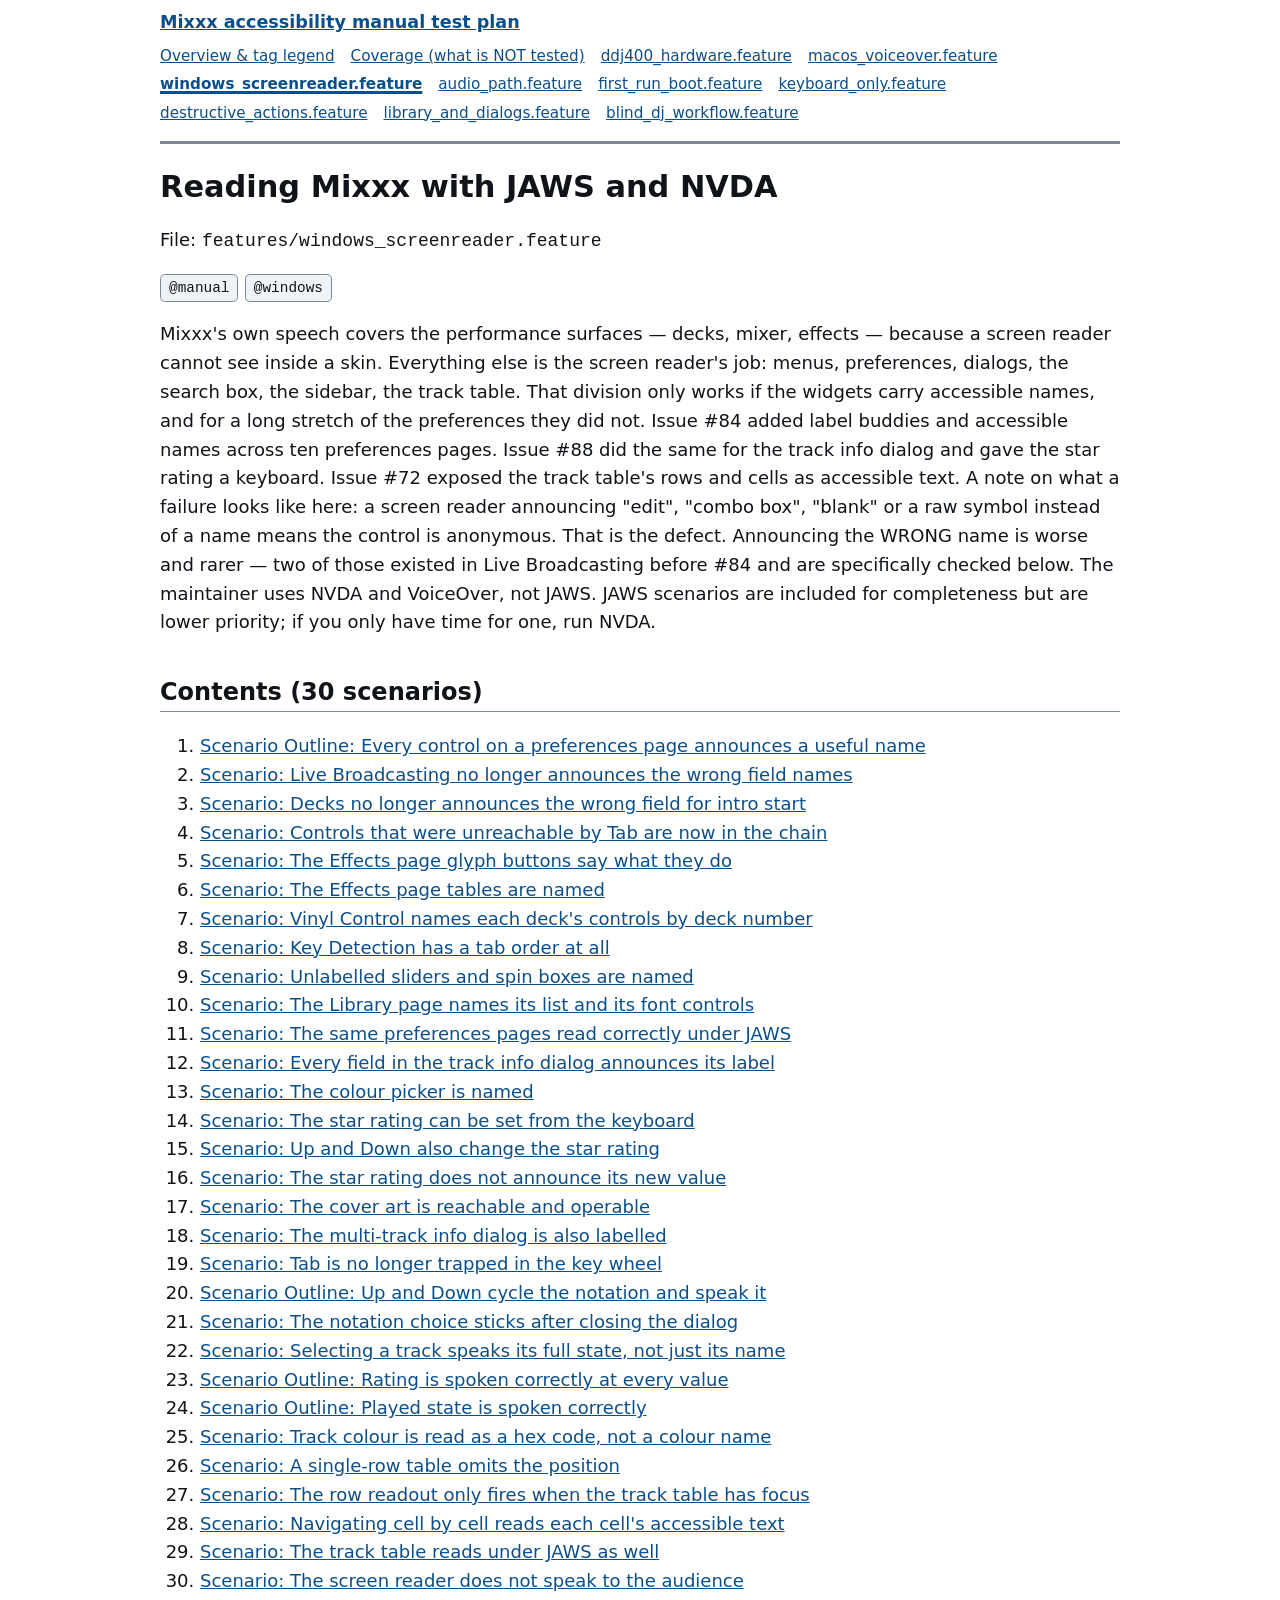
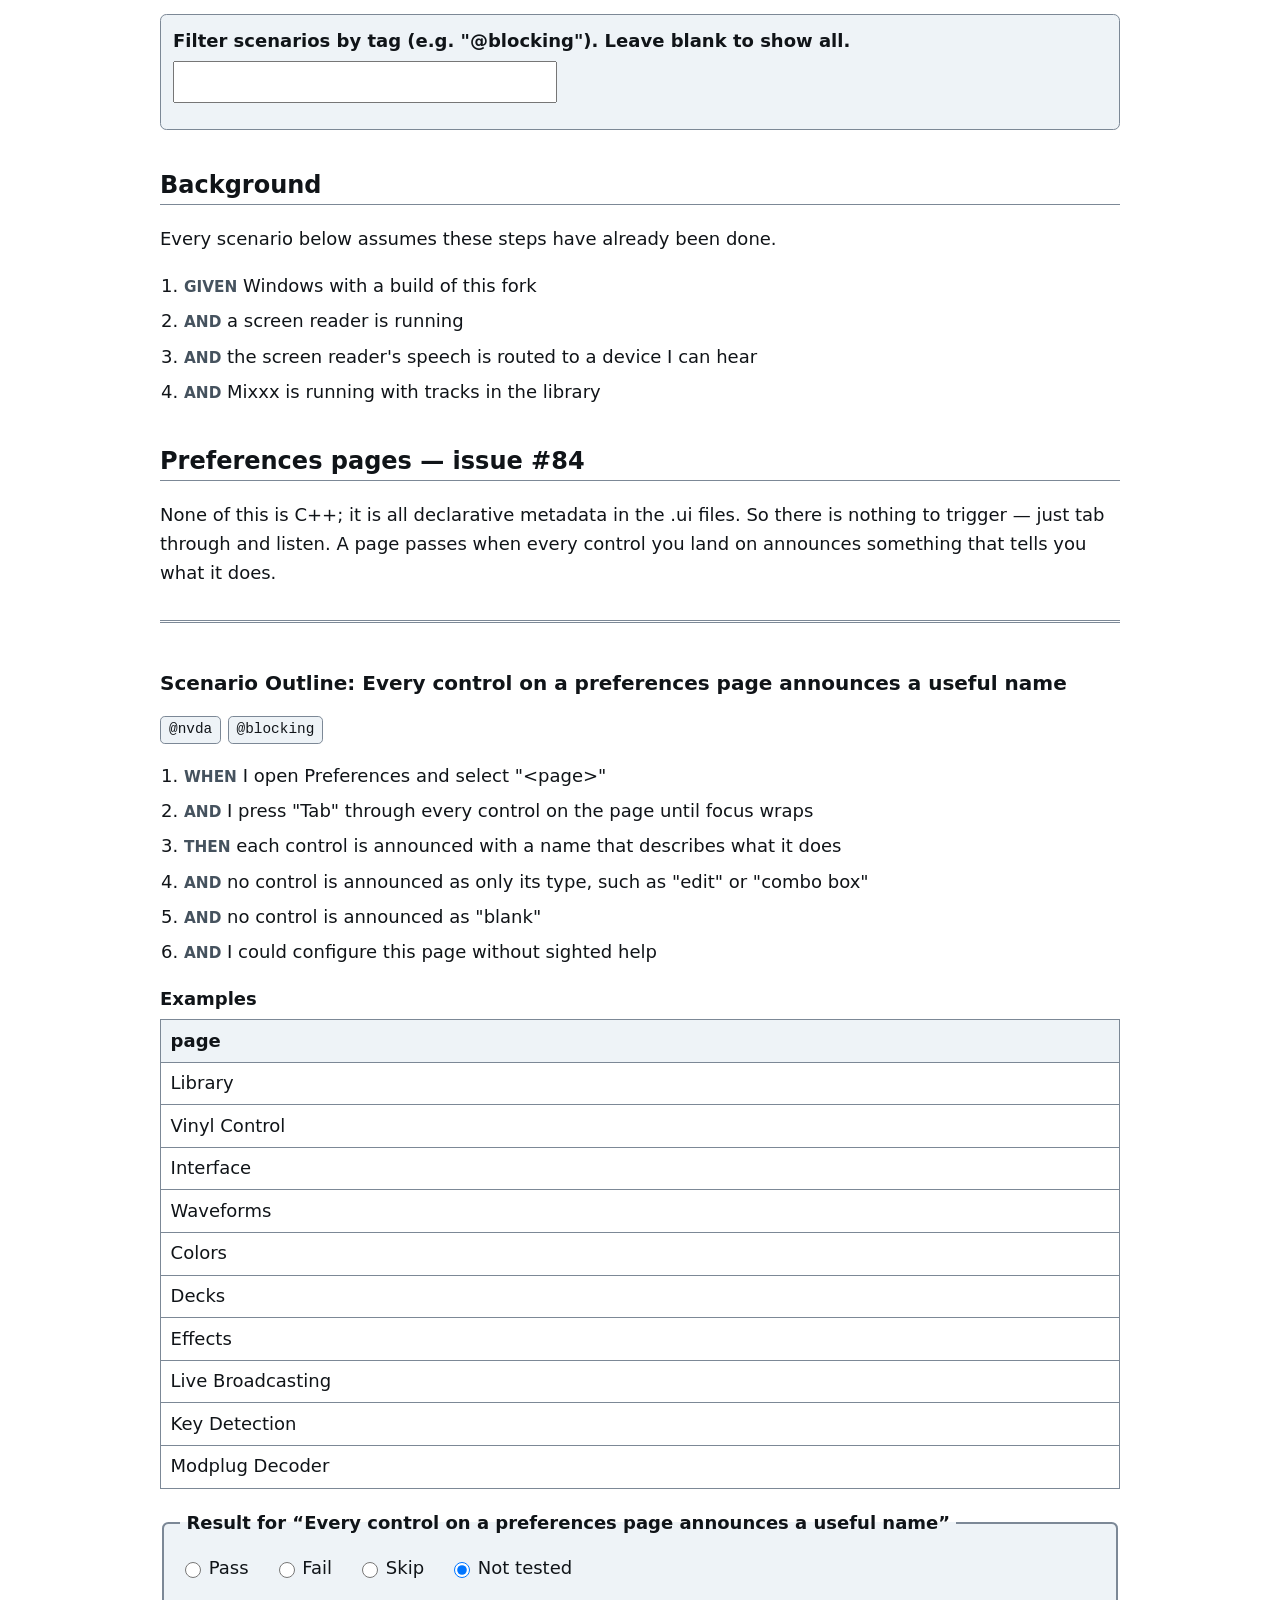
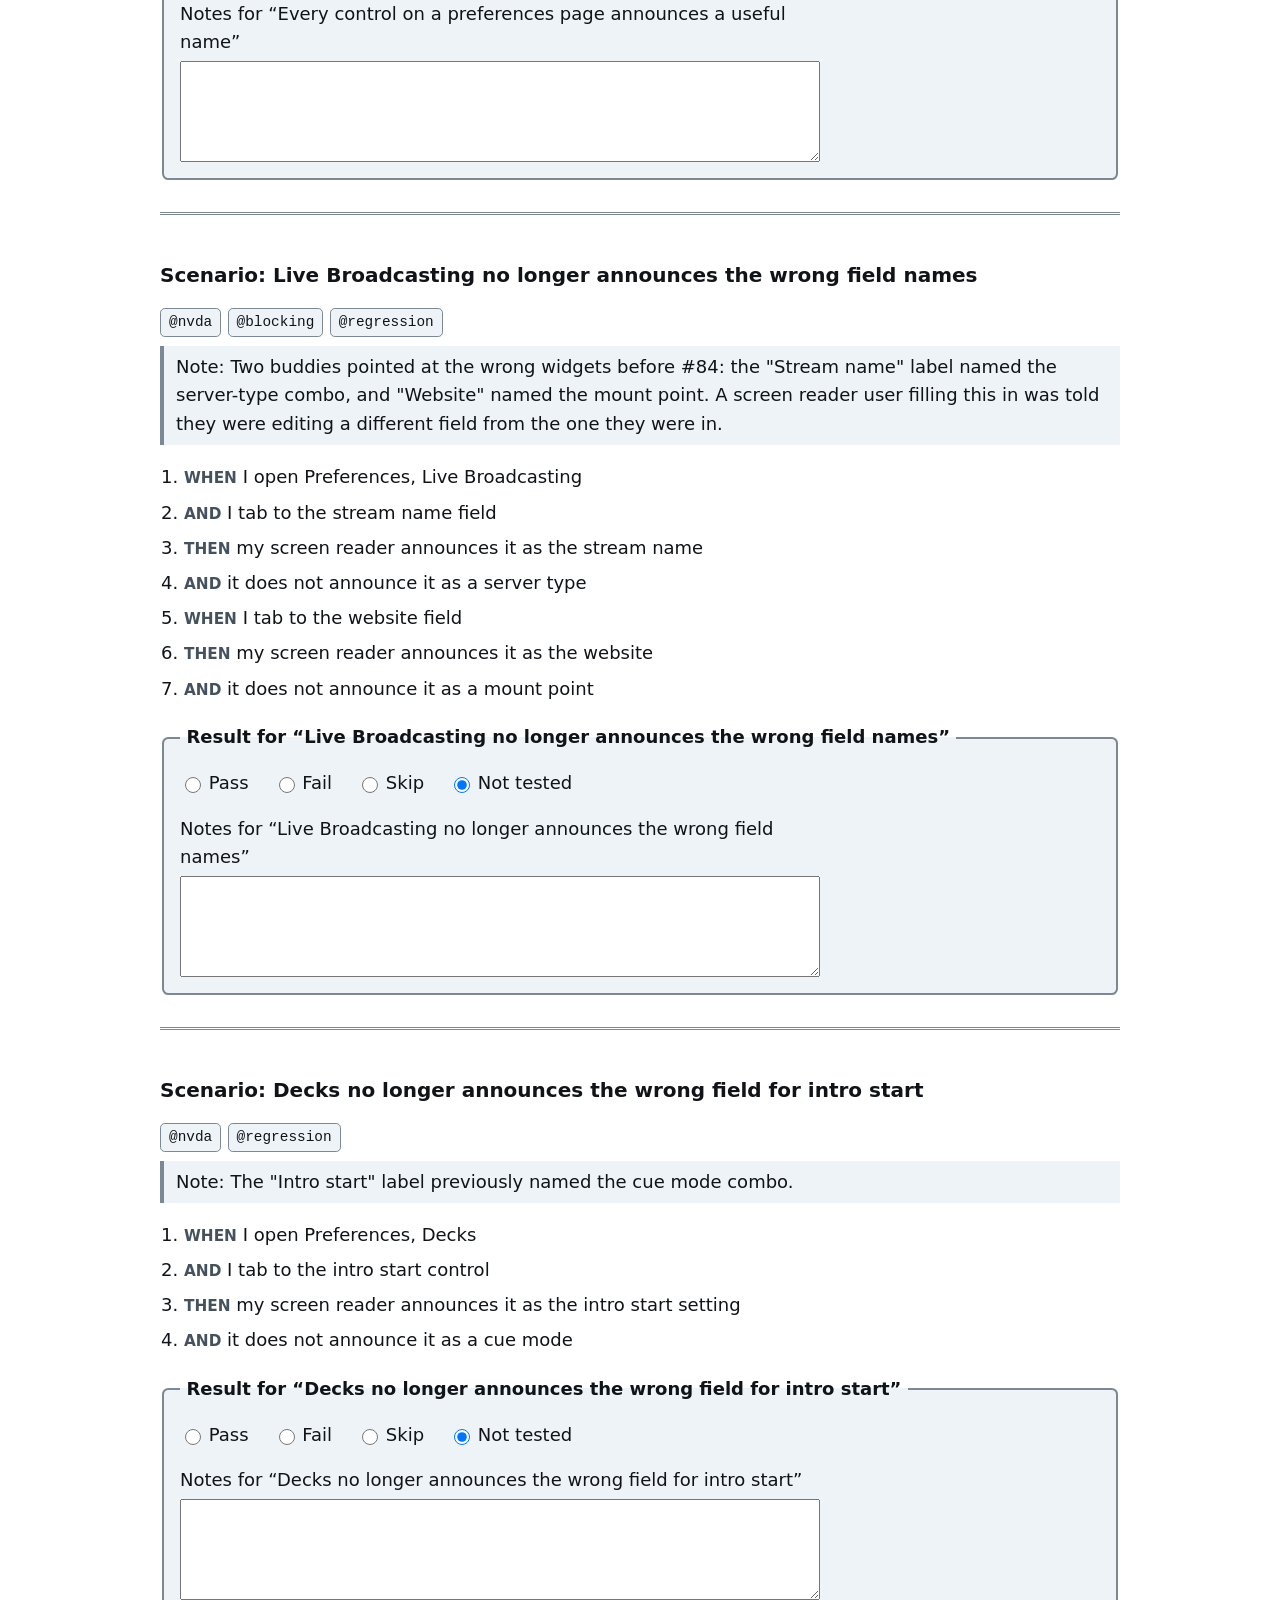
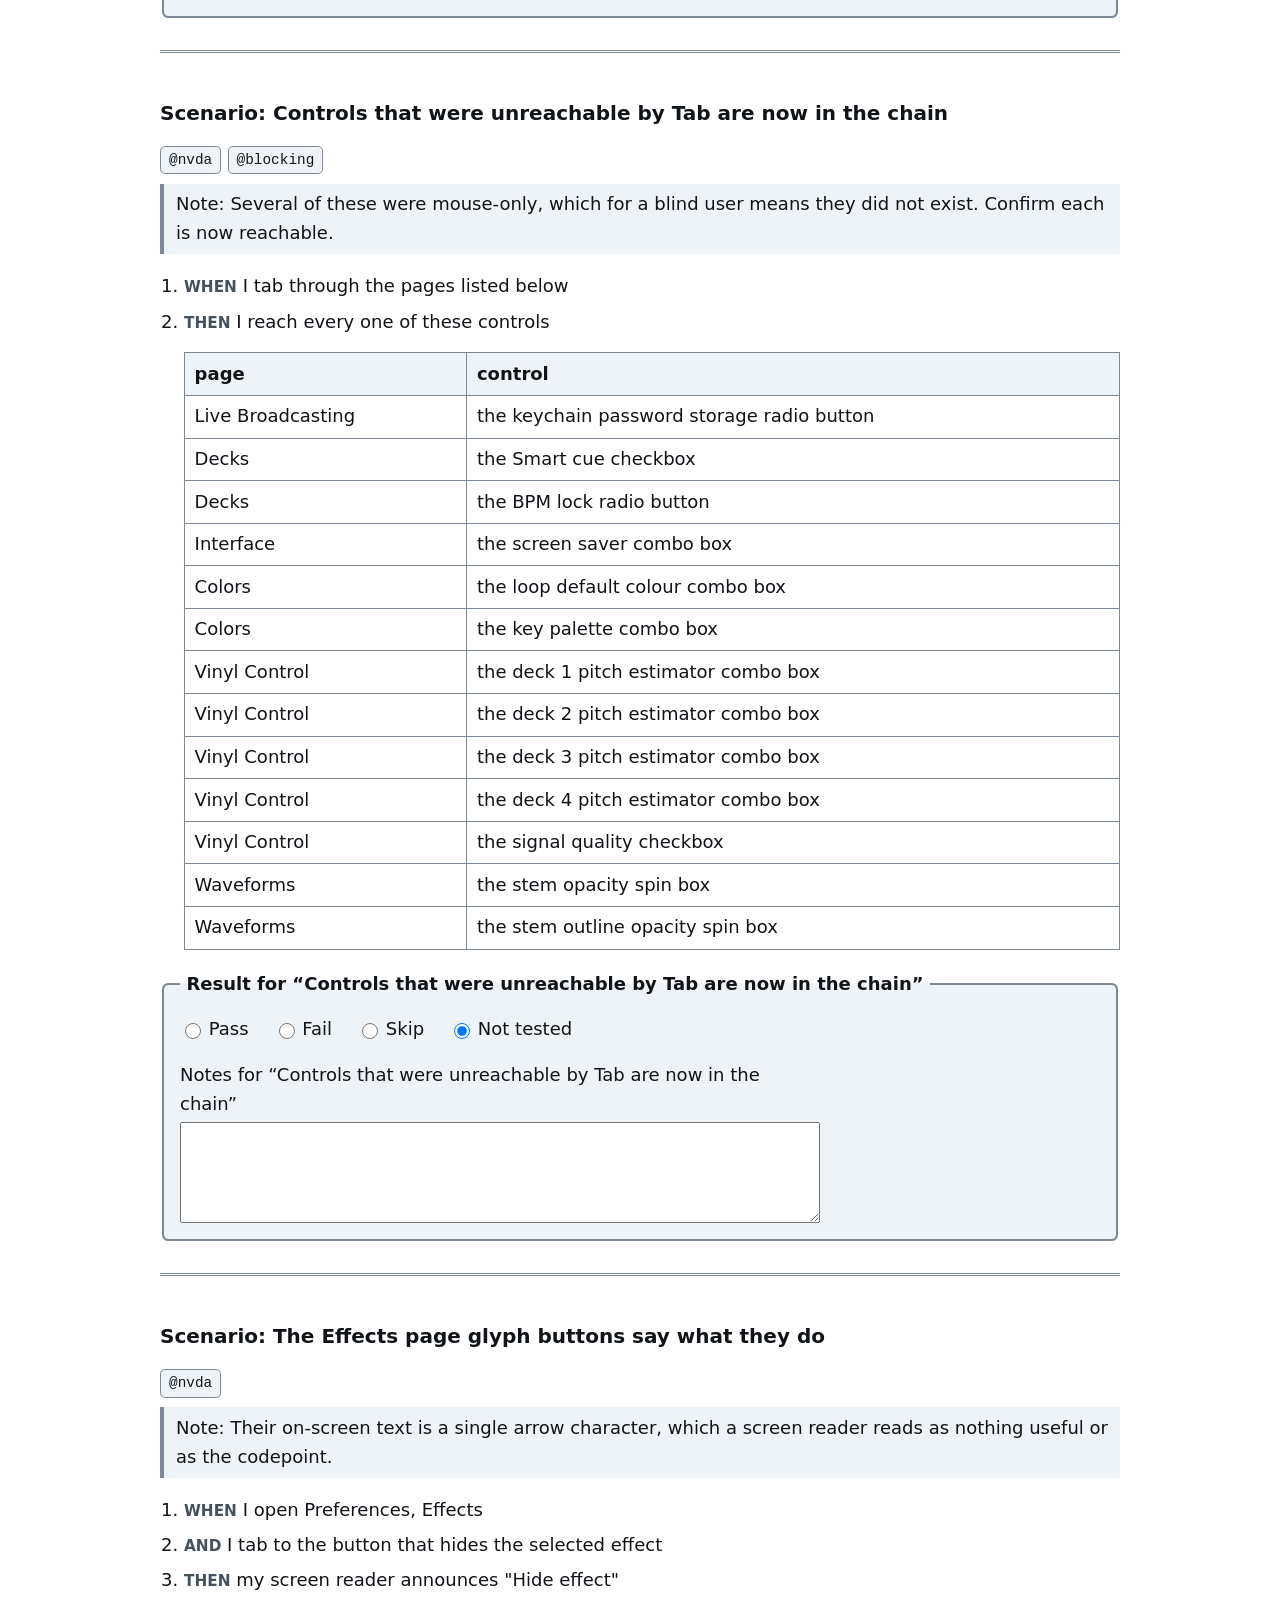
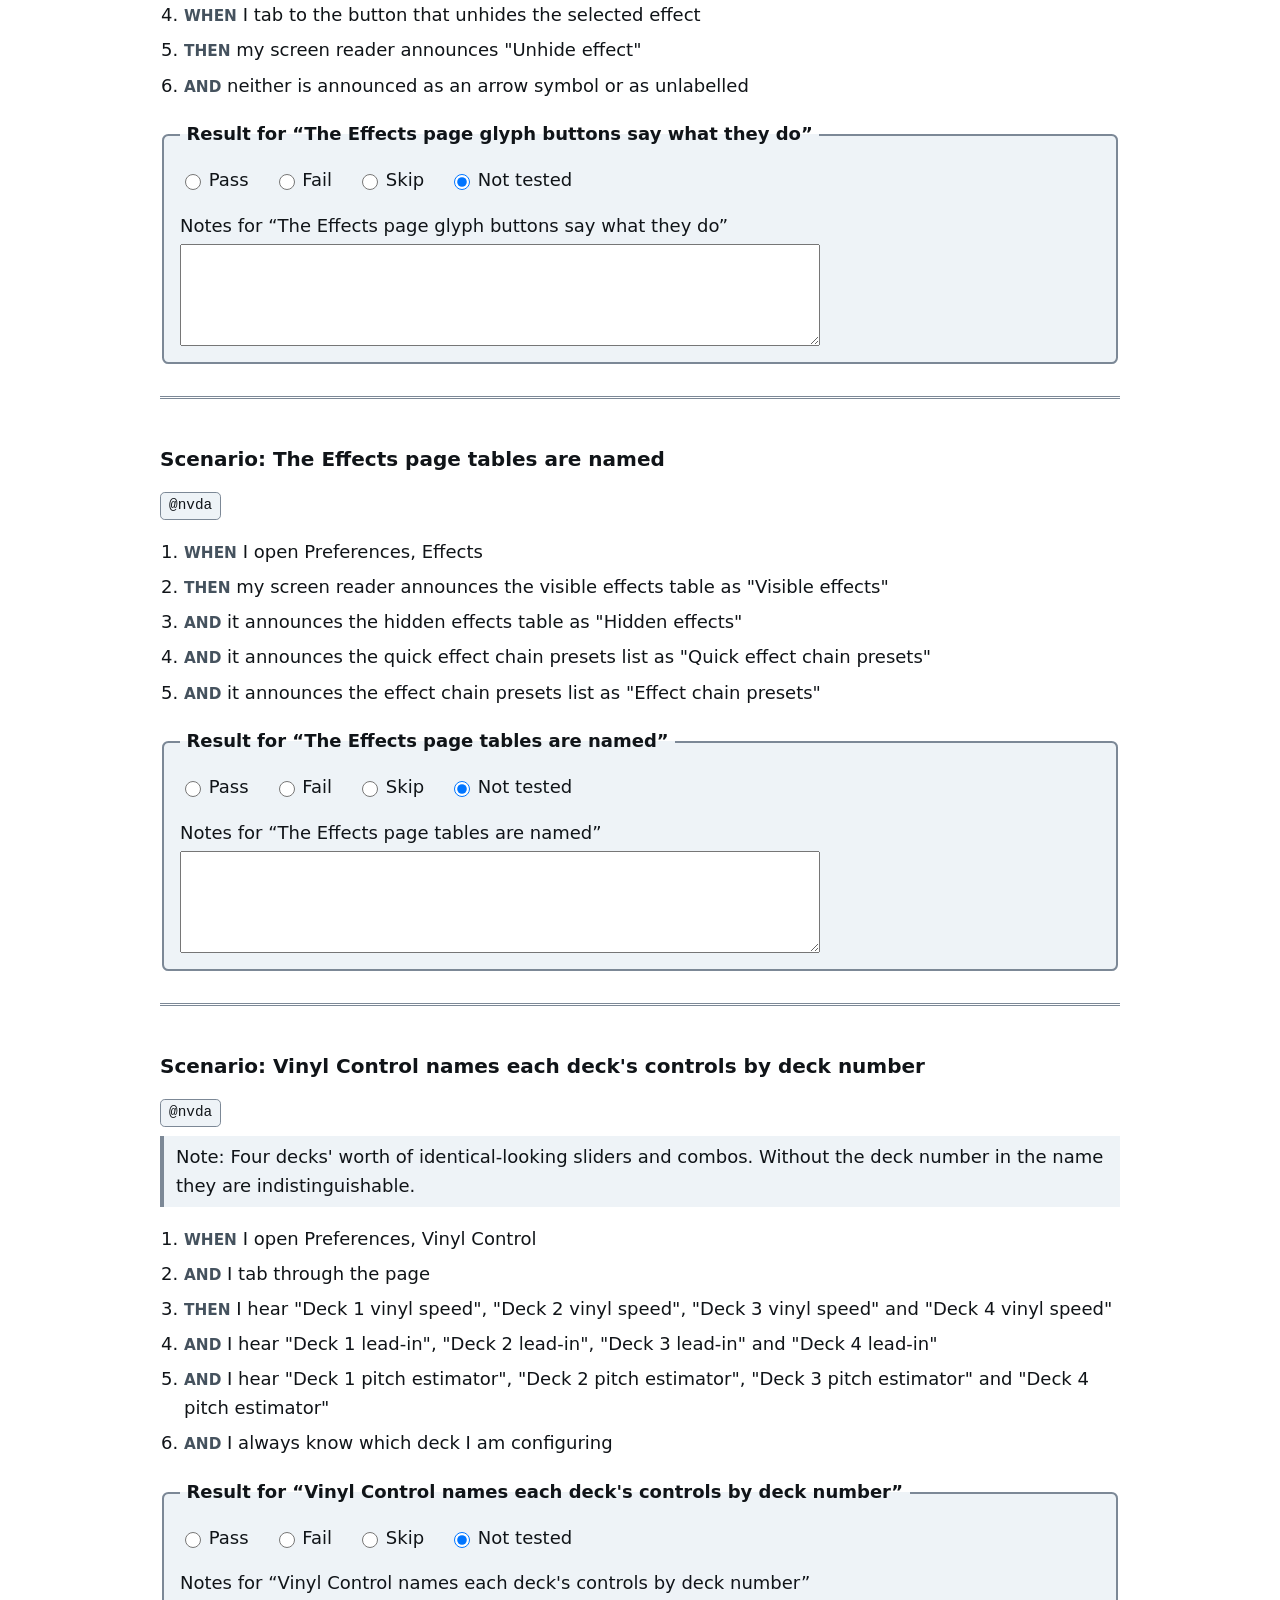
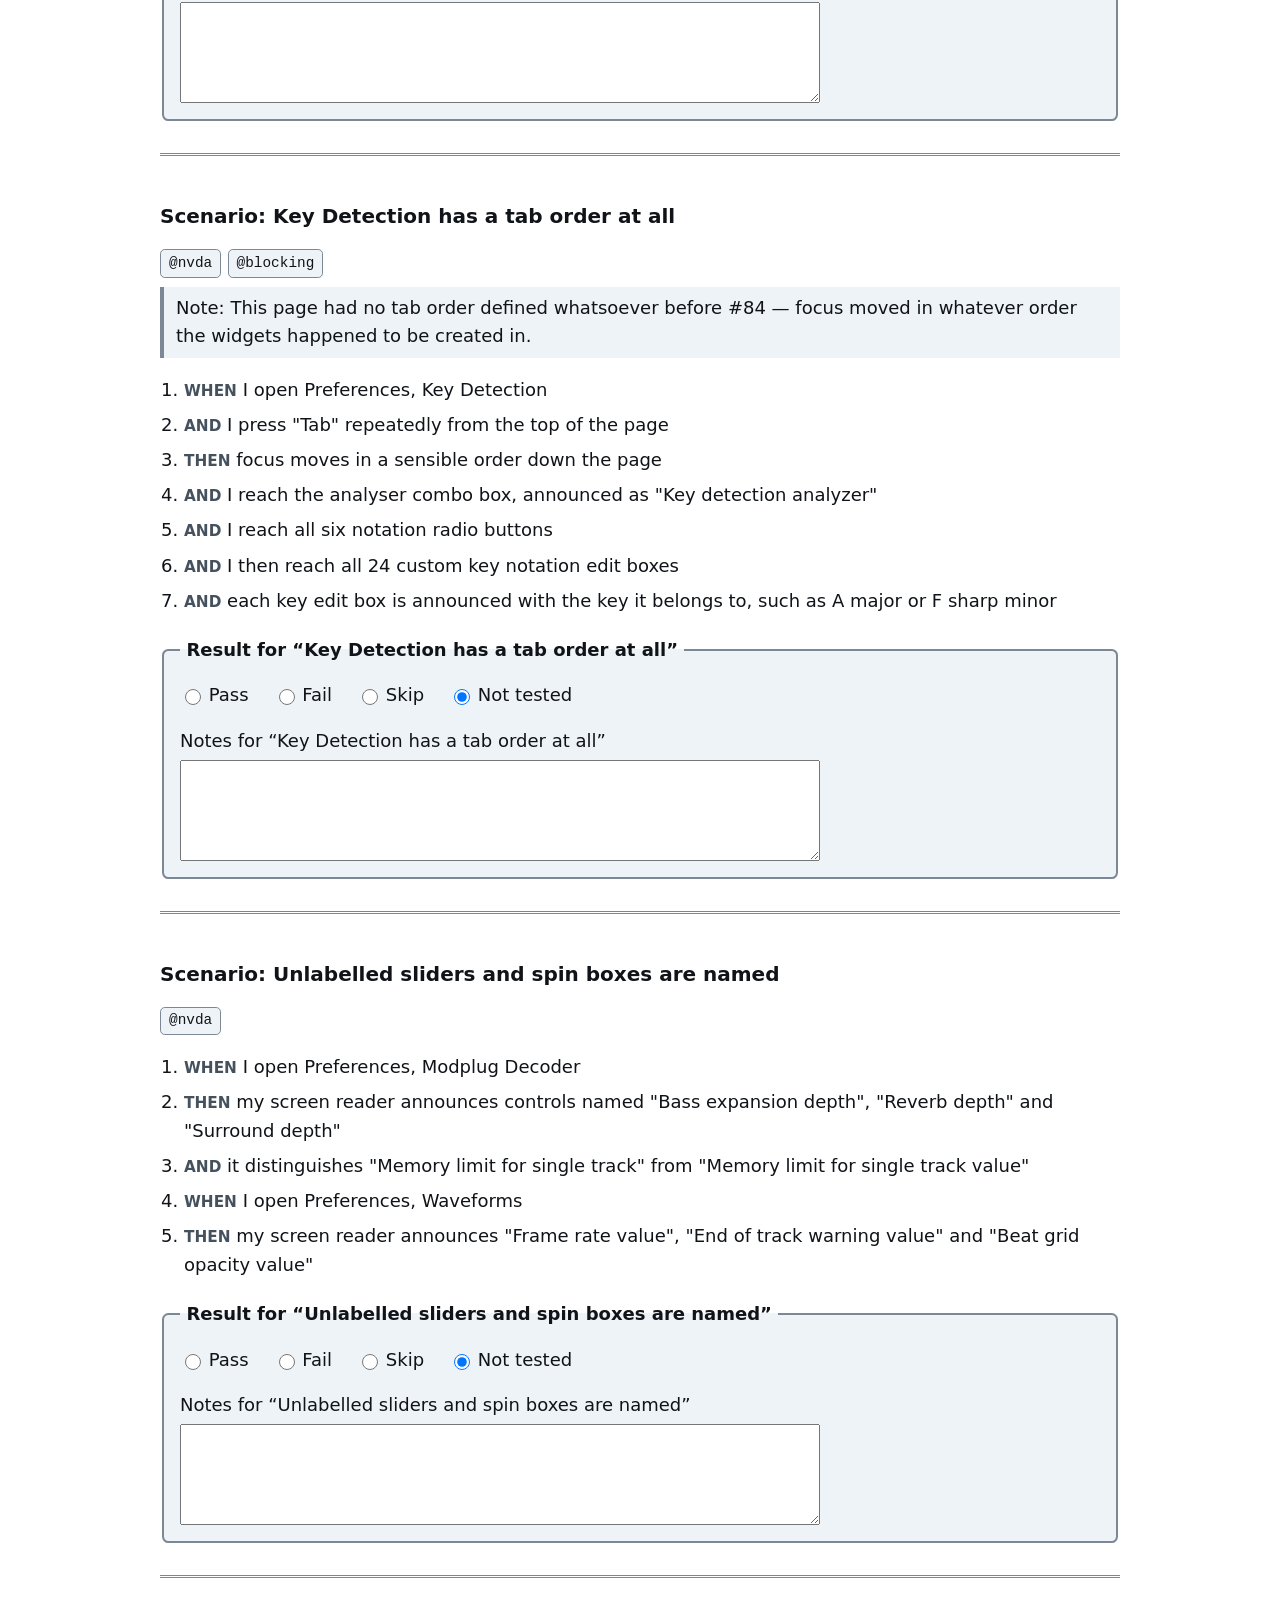
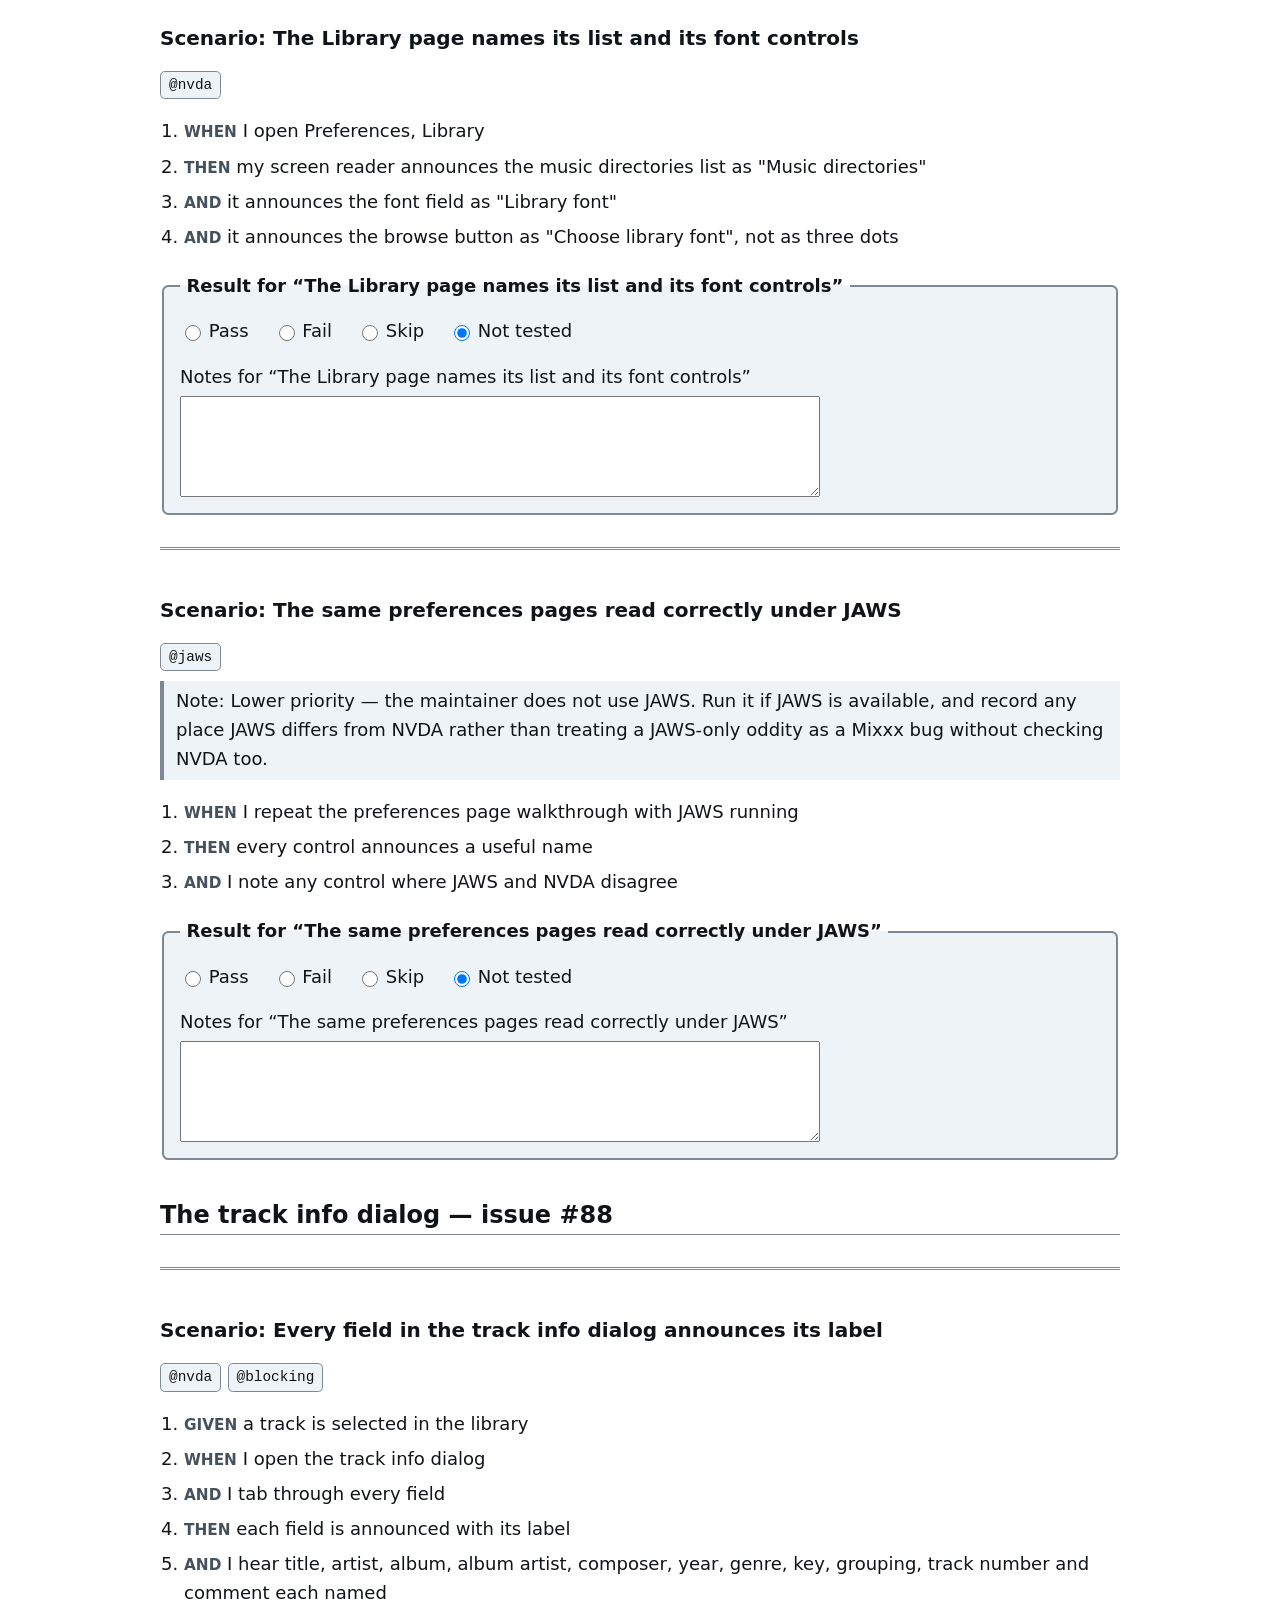
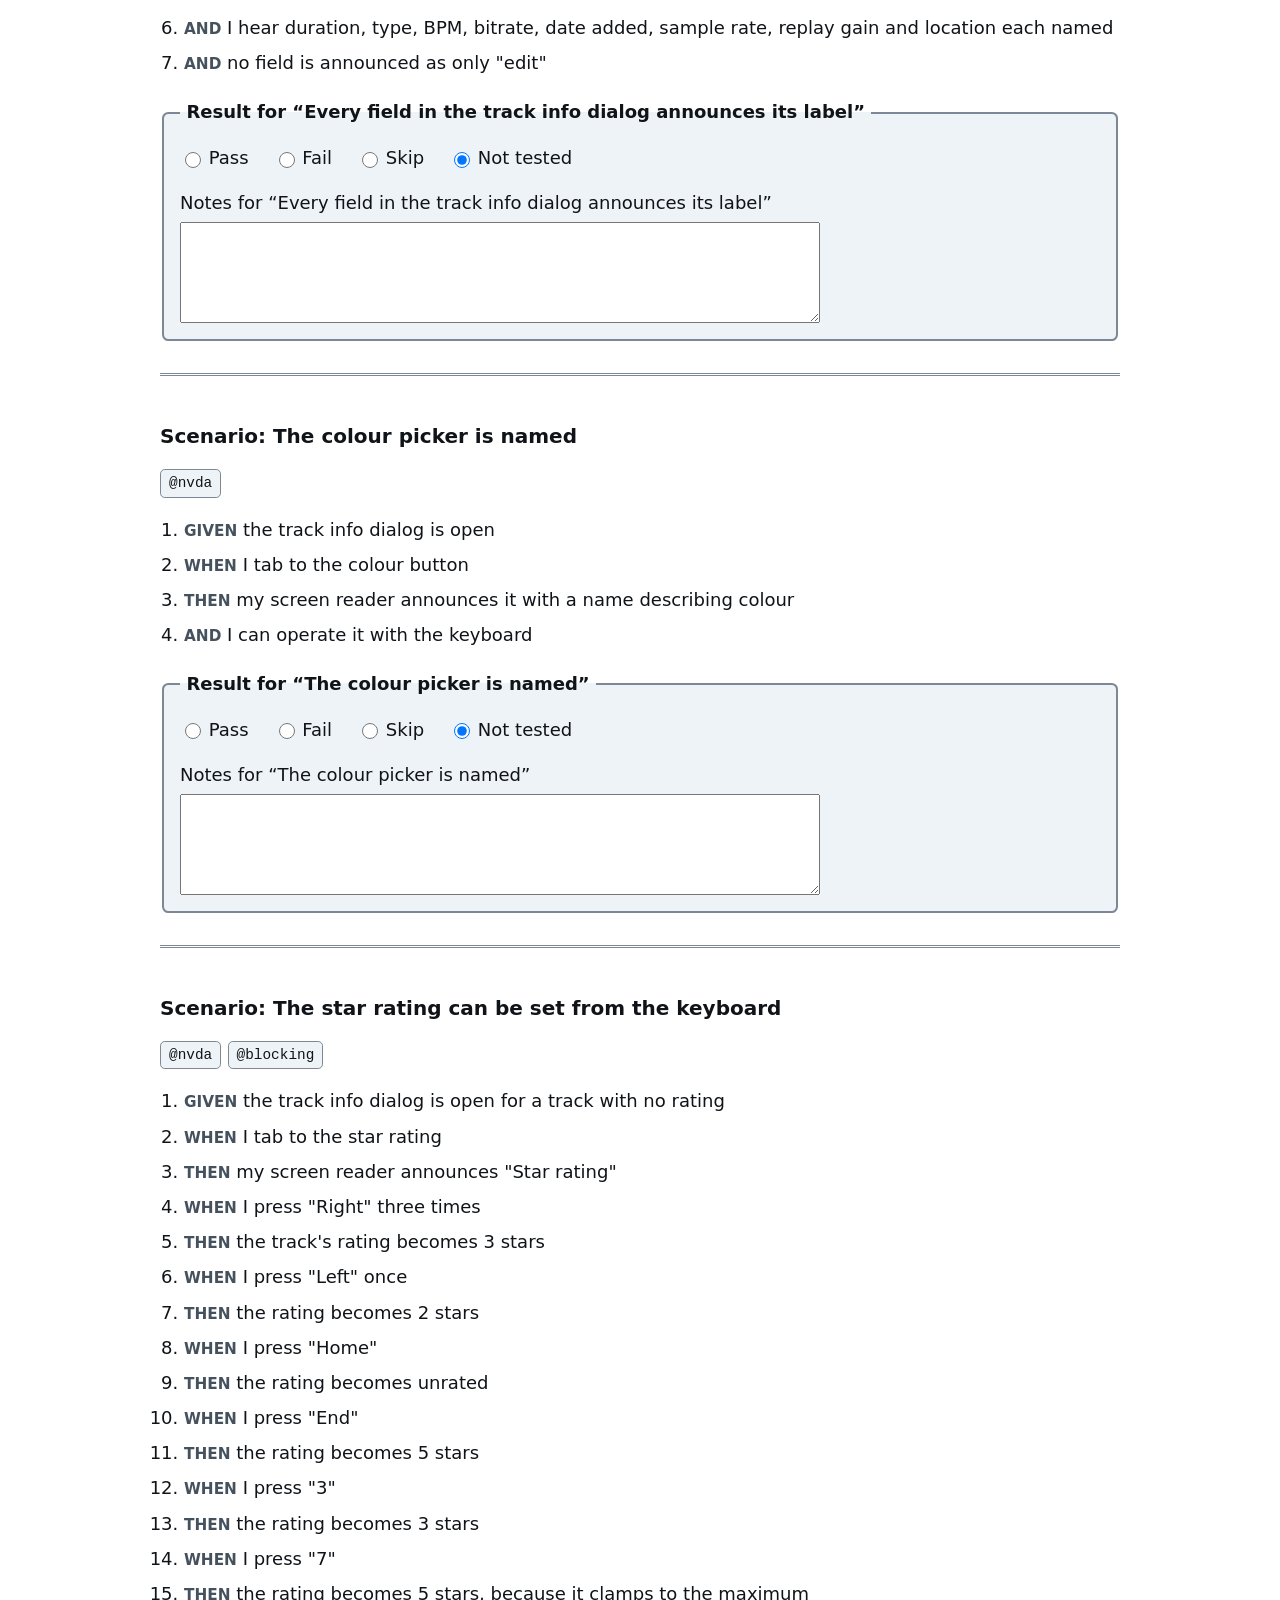
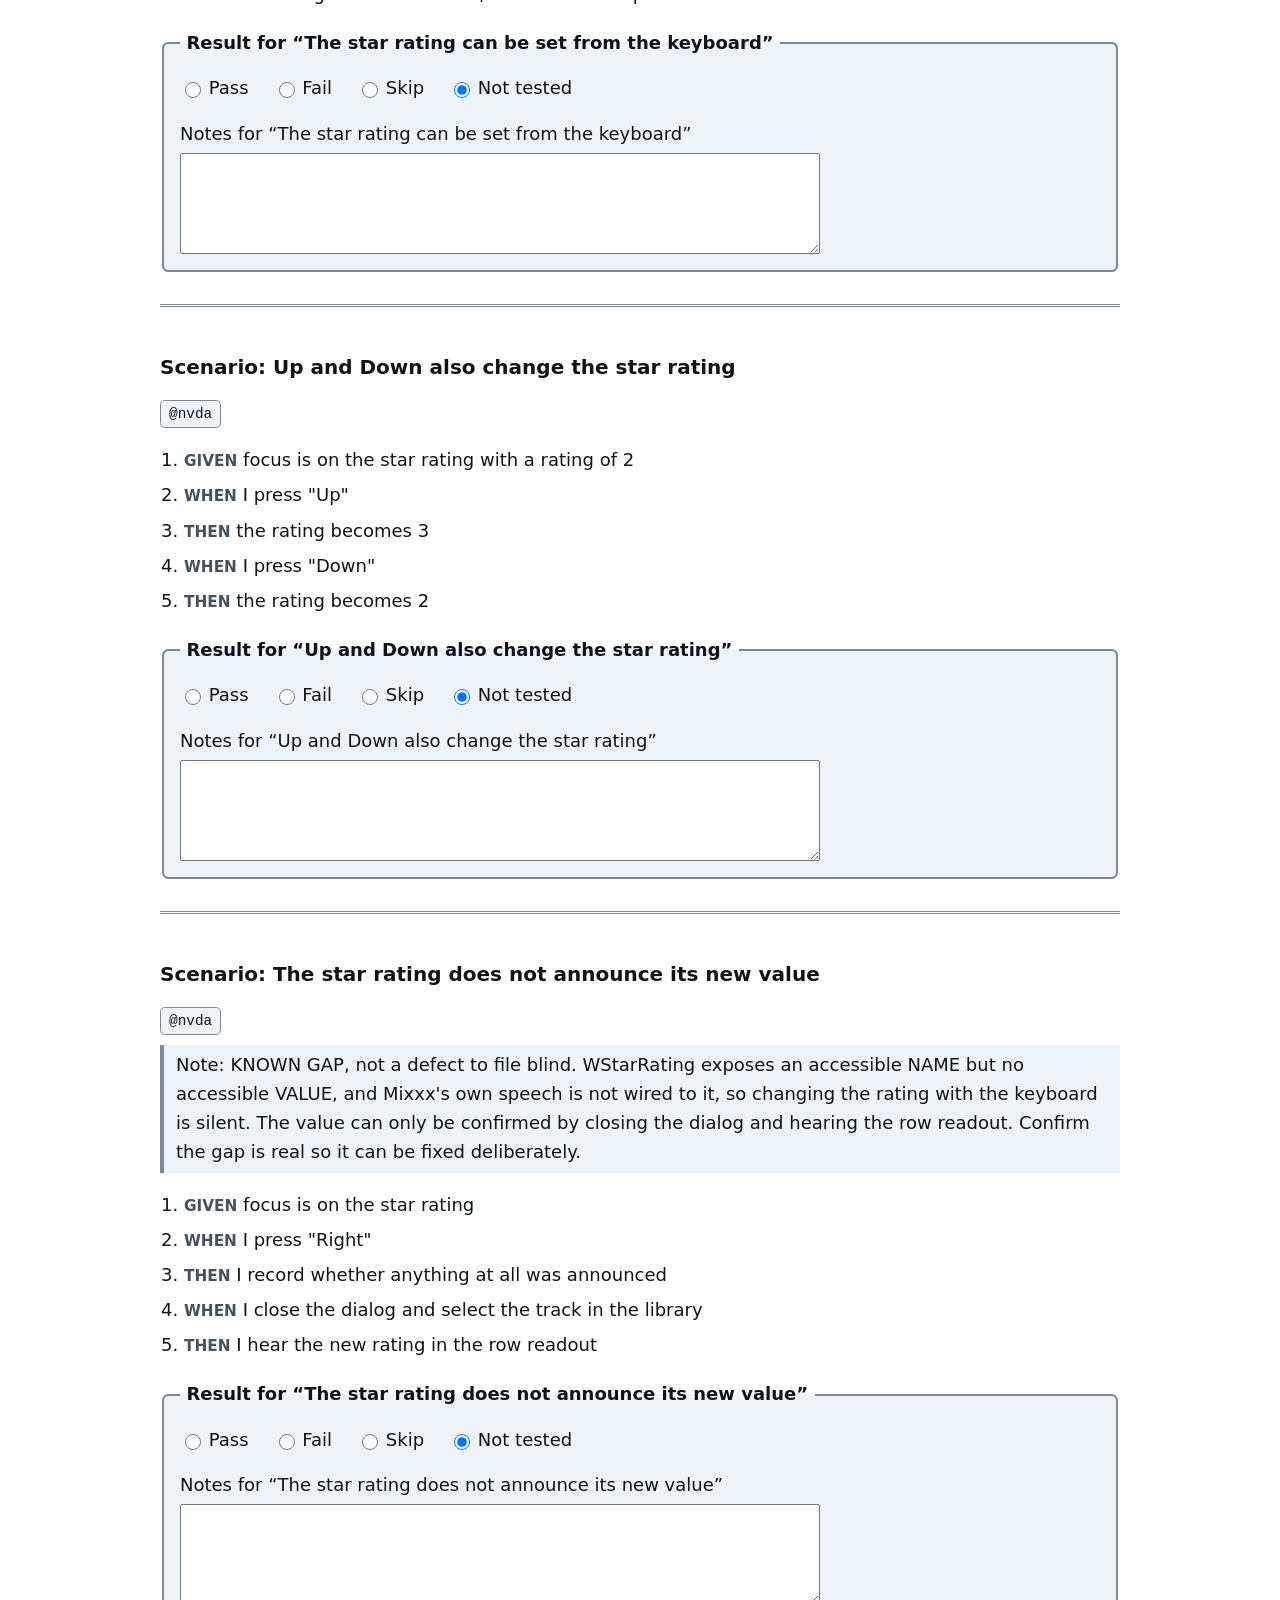
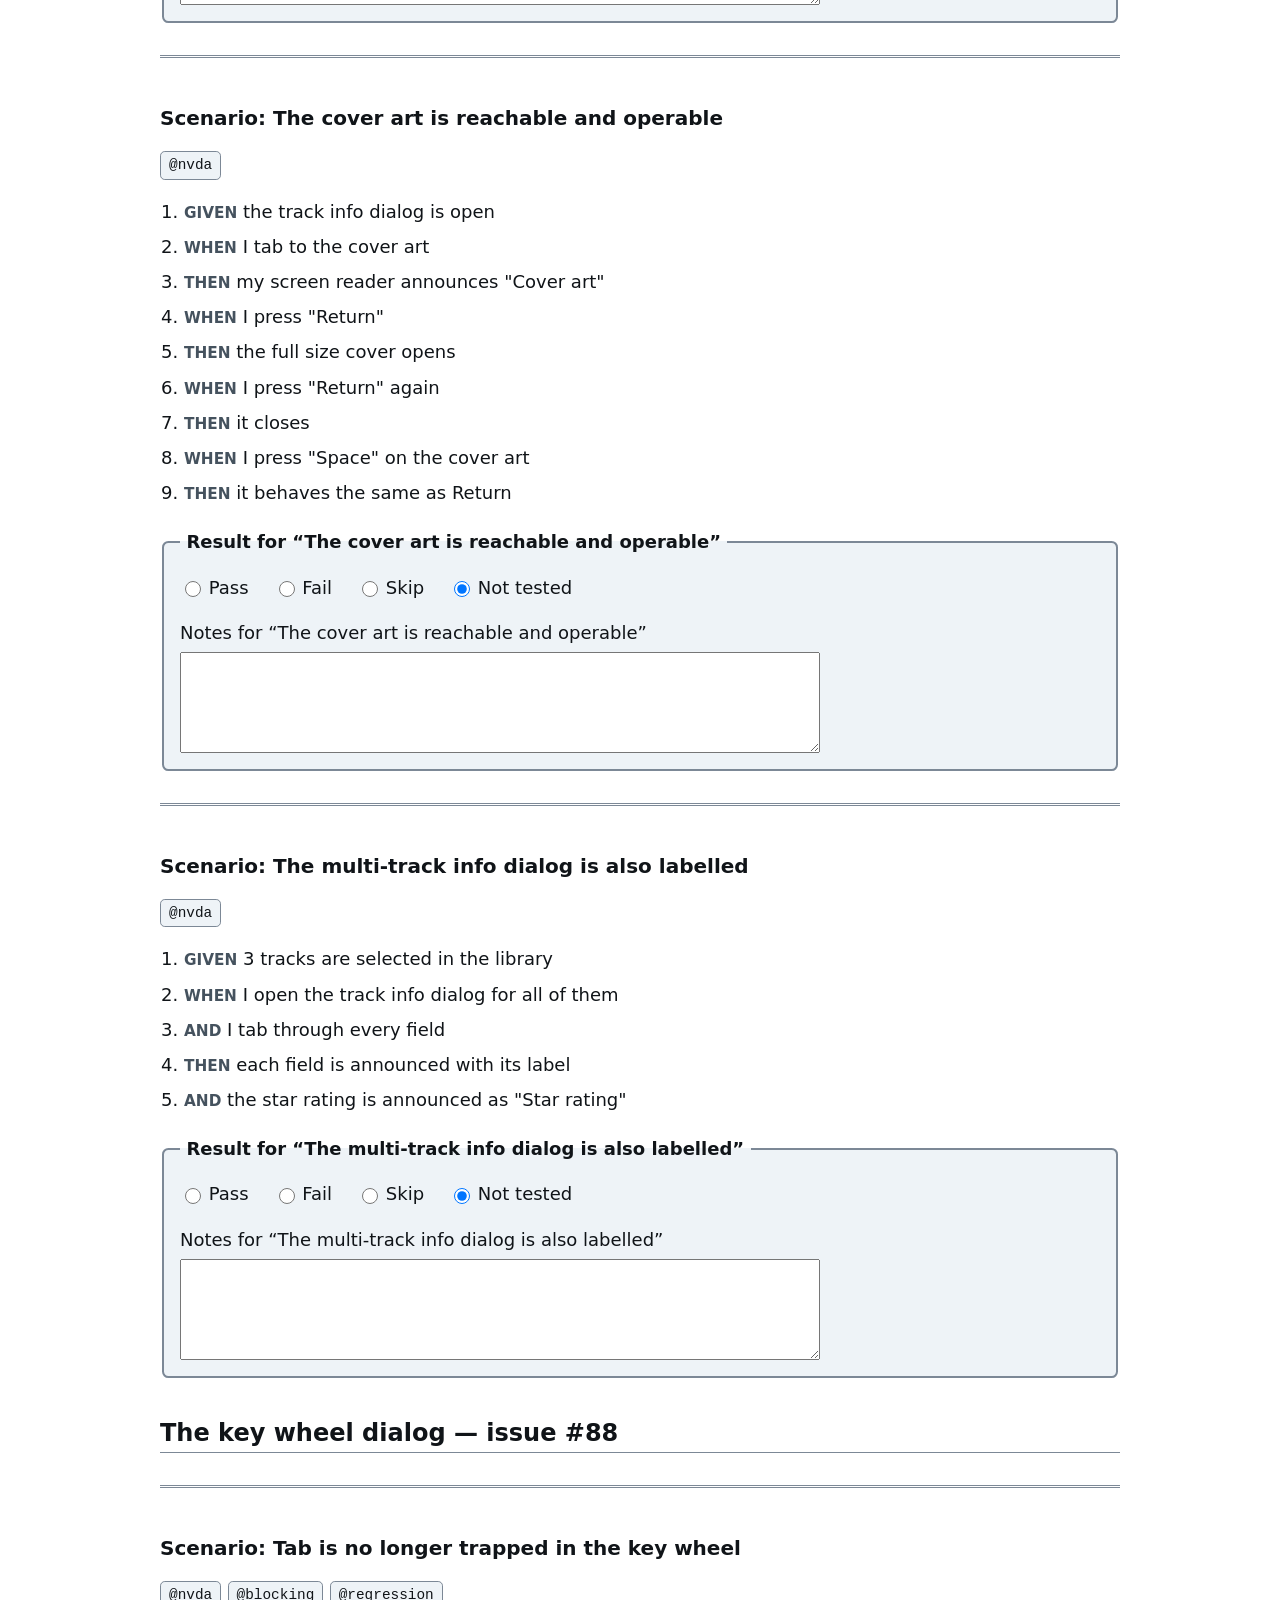
<file: features/html/windows_screenreader.html>
<!DOCTYPE html>
<html lang="en">
<head>
<meta charset="utf-8">
<meta name="viewport" content="width=device-width, initial-scale=1">
<title>Reading Mixxx with JAWS and NVDA — Mixxx accessibility test plan</title>
<link rel="stylesheet" href="style.css">

</head>
<body>
<a class="skip-link" href="#main">Skip to main content</a>
<header>
<p class="site-title"><a href="index.html">Mixxx accessibility manual test plan</a></p>
<nav aria-label='Test plan navigation'><ul><li><a href='index.html'>Overview &amp; tag legend</a></li><li><a href='coverage.html'>Coverage (what is NOT tested)</a></li><li><a href='ddj400_hardware.html'>ddj400_hardware.feature</a></li><li><a href='macos_voiceover.html'>macos_voiceover.feature</a></li><li><a href='windows_screenreader.html' aria-current='page'>windows_screenreader.feature</a></li><li><a href='audio_path.html'>audio_path.feature</a></li><li><a href='first_run_boot.html'>first_run_boot.feature</a></li><li><a href='keyboard_only.html'>keyboard_only.feature</a></li><li><a href='destructive_actions.html'>destructive_actions.feature</a></li><li><a href='library_and_dialogs.html'>library_and_dialogs.feature</a></li><li><a href='blind_dj_workflow.html'>blind_dj_workflow.feature</a></li></ul></nav>
</header>
<main id="main">
<h1>Reading Mixxx with JAWS and NVDA</h1>
<p class='file-name'>File: <code>features/windows_screenreader.feature</code></p>
<ul class="tags" aria-label="Tags"><li class="tag">@manual</li><li class="tag">@windows</li></ul>
<p>Mixxx's own speech covers the performance surfaces — decks, mixer, effects — because a screen reader cannot see inside a skin. Everything else is the screen reader's job: menus, preferences, dialogs, the search box, the sidebar, the track table. That division only works if the widgets carry accessible names, and for a long stretch of the preferences they did not. Issue #84 added label buddies and accessible names across ten preferences pages. Issue #88 did the same for the track info dialog and gave the star rating a keyboard. Issue #72 exposed the track table's rows and cells as accessible text. A note on what a failure looks like here: a screen reader announcing "edit", "combo box", "blank" or a raw symbol instead of a name means the control is anonymous. That is the defect. Announcing the WRONG name is worse and rarer — two of those existed in Live Broadcasting before #84 and are specifically checked below. The maintainer uses NVDA and VoiceOver, not JAWS. JAWS scenarios are included for completeness but are lower priority; if you only have time for one, run NVDA.</p>
<nav aria-label='Scenarios in this file'>
<h2>Contents (30 scenarios)</h2>
<ol>
<li><a href='#windows_screenreader-s1-every-control-on-a-preferences-page-announces-a-useful-name'>Scenario Outline: Every control on a preferences page announces a useful name</a></li>
<li><a href='#windows_screenreader-s2-live-broadcasting-no-longer-announces-the-wrong-field-names'>Scenario: Live Broadcasting no longer announces the wrong field names</a></li>
<li><a href='#windows_screenreader-s3-decks-no-longer-announces-the-wrong-field-for-intro-start'>Scenario: Decks no longer announces the wrong field for intro start</a></li>
<li><a href='#windows_screenreader-s4-controls-that-were-unreachable-by-tab-are-now-in-the-chain'>Scenario: Controls that were unreachable by Tab are now in the chain</a></li>
<li><a href='#windows_screenreader-s5-the-effects-page-glyph-buttons-say-what-they-do'>Scenario: The Effects page glyph buttons say what they do</a></li>
<li><a href='#windows_screenreader-s6-the-effects-page-tables-are-named'>Scenario: The Effects page tables are named</a></li>
<li><a href='#windows_screenreader-s7-vinyl-control-names-each-deck-s-controls-by-deck-number'>Scenario: Vinyl Control names each deck's controls by deck number</a></li>
<li><a href='#windows_screenreader-s8-key-detection-has-a-tab-order-at-all'>Scenario: Key Detection has a tab order at all</a></li>
<li><a href='#windows_screenreader-s9-unlabelled-sliders-and-spin-boxes-are-named'>Scenario: Unlabelled sliders and spin boxes are named</a></li>
<li><a href='#windows_screenreader-s10-the-library-page-names-its-list-and-its-font-controls'>Scenario: The Library page names its list and its font controls</a></li>
<li><a href='#windows_screenreader-s11-the-same-preferences-pages-read-correctly-under-jaws'>Scenario: The same preferences pages read correctly under JAWS</a></li>
<li><a href='#windows_screenreader-s12-every-field-in-the-track-info-dialog-announces-its-label'>Scenario: Every field in the track info dialog announces its label</a></li>
<li><a href='#windows_screenreader-s13-the-colour-picker-is-named'>Scenario: The colour picker is named</a></li>
<li><a href='#windows_screenreader-s14-the-star-rating-can-be-set-from-the-keyboard'>Scenario: The star rating can be set from the keyboard</a></li>
<li><a href='#windows_screenreader-s15-up-and-down-also-change-the-star-rating'>Scenario: Up and Down also change the star rating</a></li>
<li><a href='#windows_screenreader-s16-the-star-rating-does-not-announce-its-new-value'>Scenario: The star rating does not announce its new value</a></li>
<li><a href='#windows_screenreader-s17-the-cover-art-is-reachable-and-operable'>Scenario: The cover art is reachable and operable</a></li>
<li><a href='#windows_screenreader-s18-the-multi-track-info-dialog-is-also-labelled'>Scenario: The multi-track info dialog is also labelled</a></li>
<li><a href='#windows_screenreader-s19-tab-is-no-longer-trapped-in-the-key-wheel'>Scenario: Tab is no longer trapped in the key wheel</a></li>
<li><a href='#windows_screenreader-s20-up-and-down-cycle-the-notation-and-speak-it'>Scenario Outline: Up and Down cycle the notation and speak it</a></li>
<li><a href='#windows_screenreader-s21-the-notation-choice-sticks-after-closing-the-dialog'>Scenario: The notation choice sticks after closing the dialog</a></li>
<li><a href='#windows_screenreader-s22-selecting-a-track-speaks-its-full-state-not-just-its-name'>Scenario: Selecting a track speaks its full state, not just its name</a></li>
<li><a href='#windows_screenreader-s23-rating-is-spoken-correctly-at-every-value'>Scenario Outline: Rating is spoken correctly at every value</a></li>
<li><a href='#windows_screenreader-s24-played-state-is-spoken-correctly'>Scenario Outline: Played state is spoken correctly</a></li>
<li><a href='#windows_screenreader-s25-track-colour-is-read-as-a-hex-code-not-a-colour-name'>Scenario: Track colour is read as a hex code, not a colour name</a></li>
<li><a href='#windows_screenreader-s26-a-single-row-table-omits-the-position'>Scenario: A single-row table omits the position</a></li>
<li><a href='#windows_screenreader-s27-the-row-readout-only-fires-when-the-track-table-has-focus'>Scenario: The row readout only fires when the track table has focus</a></li>
<li><a href='#windows_screenreader-s28-navigating-cell-by-cell-reads-each-cell-s-accessible-text'>Scenario: Navigating cell by cell reads each cell's accessible text</a></li>
<li><a href='#windows_screenreader-s29-the-track-table-reads-under-jaws-as-well'>Scenario: The track table reads under JAWS as well</a></li>
<li><a href='#windows_screenreader-s30-the-screen-reader-does-not-speak-to-the-audience'>Scenario: The screen reader does not speak to the audience</a></li>
</ol>
</nav>
<section aria-labelledby='background-heading'>
<h2 id='background-heading'>Background</h2>
<p>Every scenario below assumes these steps have already been done.</p>
<ol class='steps'><li><span class='keyword'>Given</span> Windows with a build of this fork</li><li><span class='keyword'>And</span> a screen reader is running</li><li><span class='keyword'>And</span> the screen reader's speech is routed to a device I can hear</li><li><span class='keyword'>And</span> Mixxx is running with tracks in the library</li></ol>
</section>
<section aria-labelledby='windows_screenreader-section-preferences-pages-issue-84'>
<h2 id='windows_screenreader-section-preferences-pages-issue-84'>Preferences pages — issue #84</h2>
<p>None of this is C++; it is all declarative metadata in the .ui files. So there is nothing to trigger — just tab through and listen. A page passes when every control you land on announces something that tells you what it does.</p>
<article class='scenario' id='windows_screenreader-s1-every-control-on-a-preferences-page-announces-a-useful-name' data-tags='@nvda @blocking'>
<h3>Scenario Outline: Every control on a preferences page announces a useful name</h3>
<ul class="tags" aria-label="Tags"><li class="tag">@nvda</li><li class="tag">@blocking</li></ul>
<ol class='steps'><li><span class='keyword'>When</span> I open Preferences and select "&lt;page&gt;"</li><li><span class='keyword'>And</span> I press "Tab" through every control on the page until focus wraps</li><li><span class='keyword'>Then</span> each control is announced with a name that describes what it does</li><li><span class='keyword'>And</span> no control is announced as only its type, such as "edit" or "combo box"</li><li><span class='keyword'>And</span> no control is announced as "blank"</li><li><span class='keyword'>And</span> I could configure this page without sighted help</li></ol>
<table>
<caption>Examples</caption>
<thead><tr><th scope="col">page</th></tr></thead>
<tbody>
<tr><td>Library</td></tr>
<tr><td>Vinyl Control</td></tr>
<tr><td>Interface</td></tr>
<tr><td>Waveforms</td></tr>
<tr><td>Colors</td></tr>
<tr><td>Decks</td></tr>
<tr><td>Effects</td></tr>
<tr><td>Live Broadcasting</td></tr>
<tr><td>Key Detection</td></tr>
<tr><td>Modplug Decoder</td></tr>
</tbody></table>
<fieldset class='result'>
<legend>Result for &ldquo;Every control on a preferences page announces a useful name&rdquo;</legend>
<span class='radio-option'><input type='radio' id='windows_screenreader-s1-every-control-on-a-preferences-page-announces-a-useful-name-pass' name='windows_screenreader-s1-every-control-on-a-preferences-page-announces-a-useful-name-result' value='pass' data-persist-key='windows_screenreader::windows_screenreader-s1-every-control-on-a-preferences-page-announces-a-useful-name::result'><label for='windows_screenreader-s1-every-control-on-a-preferences-page-announces-a-useful-name-pass'>Pass</label></span>
<span class='radio-option'><input type='radio' id='windows_screenreader-s1-every-control-on-a-preferences-page-announces-a-useful-name-fail' name='windows_screenreader-s1-every-control-on-a-preferences-page-announces-a-useful-name-result' value='fail' data-persist-key='windows_screenreader::windows_screenreader-s1-every-control-on-a-preferences-page-announces-a-useful-name::result'><label for='windows_screenreader-s1-every-control-on-a-preferences-page-announces-a-useful-name-fail'>Fail</label></span>
<span class='radio-option'><input type='radio' id='windows_screenreader-s1-every-control-on-a-preferences-page-announces-a-useful-name-skip' name='windows_screenreader-s1-every-control-on-a-preferences-page-announces-a-useful-name-result' value='skip' data-persist-key='windows_screenreader::windows_screenreader-s1-every-control-on-a-preferences-page-announces-a-useful-name::result'><label for='windows_screenreader-s1-every-control-on-a-preferences-page-announces-a-useful-name-skip'>Skip</label></span>
<span class='radio-option'><input type='radio' id='windows_screenreader-s1-every-control-on-a-preferences-page-announces-a-useful-name-not-tested' name='windows_screenreader-s1-every-control-on-a-preferences-page-announces-a-useful-name-result' value='not-tested' data-persist-key='windows_screenreader::windows_screenreader-s1-every-control-on-a-preferences-page-announces-a-useful-name::result' checked><label for='windows_screenreader-s1-every-control-on-a-preferences-page-announces-a-useful-name-not-tested'>Not tested</label></span>
<div class='notes-field'><label for='windows_screenreader-s1-every-control-on-a-preferences-page-announces-a-useful-name-notes'>Notes for &ldquo;Every control on a preferences page announces a useful name&rdquo;</label>
<textarea id='windows_screenreader-s1-every-control-on-a-preferences-page-announces-a-useful-name-notes' data-persist-key='windows_screenreader::windows_screenreader-s1-every-control-on-a-preferences-page-announces-a-useful-name::notes' rows='3'></textarea></div>
</fieldset>
</article>
<article class='scenario' id='windows_screenreader-s2-live-broadcasting-no-longer-announces-the-wrong-field-names' data-tags='@nvda @blocking @regression'>
<h3>Scenario: Live Broadcasting no longer announces the wrong field names</h3>
<ul class="tags" aria-label="Tags"><li class="tag">@nvda</li><li class="tag">@blocking</li><li class="tag">@regression</li></ul>
<p class="step-note">Note: Two buddies pointed at the wrong widgets before #84: the "Stream name" label named the server-type combo, and "Website" named the mount point. A screen reader user filling this in was told they were editing a different field from the one they were in.</p>
<ol class='steps'><li><span class='keyword'>When</span> I open Preferences, Live Broadcasting</li><li><span class='keyword'>And</span> I tab to the stream name field</li><li><span class='keyword'>Then</span> my screen reader announces it as the stream name</li><li><span class='keyword'>And</span> it does not announce it as a server type</li><li><span class='keyword'>When</span> I tab to the website field</li><li><span class='keyword'>Then</span> my screen reader announces it as the website</li><li><span class='keyword'>And</span> it does not announce it as a mount point</li></ol>
<fieldset class='result'>
<legend>Result for &ldquo;Live Broadcasting no longer announces the wrong field names&rdquo;</legend>
<span class='radio-option'><input type='radio' id='windows_screenreader-s2-live-broadcasting-no-longer-announces-the-wrong-field-names-pass' name='windows_screenreader-s2-live-broadcasting-no-longer-announces-the-wrong-field-names-result' value='pass' data-persist-key='windows_screenreader::windows_screenreader-s2-live-broadcasting-no-longer-announces-the-wrong-field-names::result'><label for='windows_screenreader-s2-live-broadcasting-no-longer-announces-the-wrong-field-names-pass'>Pass</label></span>
<span class='radio-option'><input type='radio' id='windows_screenreader-s2-live-broadcasting-no-longer-announces-the-wrong-field-names-fail' name='windows_screenreader-s2-live-broadcasting-no-longer-announces-the-wrong-field-names-result' value='fail' data-persist-key='windows_screenreader::windows_screenreader-s2-live-broadcasting-no-longer-announces-the-wrong-field-names::result'><label for='windows_screenreader-s2-live-broadcasting-no-longer-announces-the-wrong-field-names-fail'>Fail</label></span>
<span class='radio-option'><input type='radio' id='windows_screenreader-s2-live-broadcasting-no-longer-announces-the-wrong-field-names-skip' name='windows_screenreader-s2-live-broadcasting-no-longer-announces-the-wrong-field-names-result' value='skip' data-persist-key='windows_screenreader::windows_screenreader-s2-live-broadcasting-no-longer-announces-the-wrong-field-names::result'><label for='windows_screenreader-s2-live-broadcasting-no-longer-announces-the-wrong-field-names-skip'>Skip</label></span>
<span class='radio-option'><input type='radio' id='windows_screenreader-s2-live-broadcasting-no-longer-announces-the-wrong-field-names-not-tested' name='windows_screenreader-s2-live-broadcasting-no-longer-announces-the-wrong-field-names-result' value='not-tested' data-persist-key='windows_screenreader::windows_screenreader-s2-live-broadcasting-no-longer-announces-the-wrong-field-names::result' checked><label for='windows_screenreader-s2-live-broadcasting-no-longer-announces-the-wrong-field-names-not-tested'>Not tested</label></span>
<div class='notes-field'><label for='windows_screenreader-s2-live-broadcasting-no-longer-announces-the-wrong-field-names-notes'>Notes for &ldquo;Live Broadcasting no longer announces the wrong field names&rdquo;</label>
<textarea id='windows_screenreader-s2-live-broadcasting-no-longer-announces-the-wrong-field-names-notes' data-persist-key='windows_screenreader::windows_screenreader-s2-live-broadcasting-no-longer-announces-the-wrong-field-names::notes' rows='3'></textarea></div>
</fieldset>
</article>
<article class='scenario' id='windows_screenreader-s3-decks-no-longer-announces-the-wrong-field-for-intro-start' data-tags='@nvda @regression'>
<h3>Scenario: Decks no longer announces the wrong field for intro start</h3>
<ul class="tags" aria-label="Tags"><li class="tag">@nvda</li><li class="tag">@regression</li></ul>
<p class="step-note">Note: The "Intro start" label previously named the cue mode combo.</p>
<ol class='steps'><li><span class='keyword'>When</span> I open Preferences, Decks</li><li><span class='keyword'>And</span> I tab to the intro start control</li><li><span class='keyword'>Then</span> my screen reader announces it as the intro start setting</li><li><span class='keyword'>And</span> it does not announce it as a cue mode</li></ol>
<fieldset class='result'>
<legend>Result for &ldquo;Decks no longer announces the wrong field for intro start&rdquo;</legend>
<span class='radio-option'><input type='radio' id='windows_screenreader-s3-decks-no-longer-announces-the-wrong-field-for-intro-start-pass' name='windows_screenreader-s3-decks-no-longer-announces-the-wrong-field-for-intro-start-result' value='pass' data-persist-key='windows_screenreader::windows_screenreader-s3-decks-no-longer-announces-the-wrong-field-for-intro-start::result'><label for='windows_screenreader-s3-decks-no-longer-announces-the-wrong-field-for-intro-start-pass'>Pass</label></span>
<span class='radio-option'><input type='radio' id='windows_screenreader-s3-decks-no-longer-announces-the-wrong-field-for-intro-start-fail' name='windows_screenreader-s3-decks-no-longer-announces-the-wrong-field-for-intro-start-result' value='fail' data-persist-key='windows_screenreader::windows_screenreader-s3-decks-no-longer-announces-the-wrong-field-for-intro-start::result'><label for='windows_screenreader-s3-decks-no-longer-announces-the-wrong-field-for-intro-start-fail'>Fail</label></span>
<span class='radio-option'><input type='radio' id='windows_screenreader-s3-decks-no-longer-announces-the-wrong-field-for-intro-start-skip' name='windows_screenreader-s3-decks-no-longer-announces-the-wrong-field-for-intro-start-result' value='skip' data-persist-key='windows_screenreader::windows_screenreader-s3-decks-no-longer-announces-the-wrong-field-for-intro-start::result'><label for='windows_screenreader-s3-decks-no-longer-announces-the-wrong-field-for-intro-start-skip'>Skip</label></span>
<span class='radio-option'><input type='radio' id='windows_screenreader-s3-decks-no-longer-announces-the-wrong-field-for-intro-start-not-tested' name='windows_screenreader-s3-decks-no-longer-announces-the-wrong-field-for-intro-start-result' value='not-tested' data-persist-key='windows_screenreader::windows_screenreader-s3-decks-no-longer-announces-the-wrong-field-for-intro-start::result' checked><label for='windows_screenreader-s3-decks-no-longer-announces-the-wrong-field-for-intro-start-not-tested'>Not tested</label></span>
<div class='notes-field'><label for='windows_screenreader-s3-decks-no-longer-announces-the-wrong-field-for-intro-start-notes'>Notes for &ldquo;Decks no longer announces the wrong field for intro start&rdquo;</label>
<textarea id='windows_screenreader-s3-decks-no-longer-announces-the-wrong-field-for-intro-start-notes' data-persist-key='windows_screenreader::windows_screenreader-s3-decks-no-longer-announces-the-wrong-field-for-intro-start::notes' rows='3'></textarea></div>
</fieldset>
</article>
<article class='scenario' id='windows_screenreader-s4-controls-that-were-unreachable-by-tab-are-now-in-the-chain' data-tags='@nvda @blocking'>
<h3>Scenario: Controls that were unreachable by Tab are now in the chain</h3>
<ul class="tags" aria-label="Tags"><li class="tag">@nvda</li><li class="tag">@blocking</li></ul>
<p class="step-note">Note: Several of these were mouse-only, which for a blind user means they did not exist. Confirm each is now reachable.</p>
<ol class='steps'><li><span class='keyword'>When</span> I tab through the pages listed below</li><li><span class='keyword'>Then</span> I reach every one of these controls<table>
<thead><tr><th scope="col">page</th><th scope="col">control</th></tr></thead>
<tbody>
<tr><td>Live Broadcasting</td><td>the keychain password storage radio button</td></tr>
<tr><td>Decks</td><td>the Smart cue checkbox</td></tr>
<tr><td>Decks</td><td>the BPM lock radio button</td></tr>
<tr><td>Interface</td><td>the screen saver combo box</td></tr>
<tr><td>Colors</td><td>the loop default colour combo box</td></tr>
<tr><td>Colors</td><td>the key palette combo box</td></tr>
<tr><td>Vinyl Control</td><td>the deck 1 pitch estimator combo box</td></tr>
<tr><td>Vinyl Control</td><td>the deck 2 pitch estimator combo box</td></tr>
<tr><td>Vinyl Control</td><td>the deck 3 pitch estimator combo box</td></tr>
<tr><td>Vinyl Control</td><td>the deck 4 pitch estimator combo box</td></tr>
<tr><td>Vinyl Control</td><td>the signal quality checkbox</td></tr>
<tr><td>Waveforms</td><td>the stem opacity spin box</td></tr>
<tr><td>Waveforms</td><td>the stem outline opacity spin box</td></tr>
</tbody></table></li></ol>
<fieldset class='result'>
<legend>Result for &ldquo;Controls that were unreachable by Tab are now in the chain&rdquo;</legend>
<span class='radio-option'><input type='radio' id='windows_screenreader-s4-controls-that-were-unreachable-by-tab-are-now-in-the-chain-pass' name='windows_screenreader-s4-controls-that-were-unreachable-by-tab-are-now-in-the-chain-result' value='pass' data-persist-key='windows_screenreader::windows_screenreader-s4-controls-that-were-unreachable-by-tab-are-now-in-the-chain::result'><label for='windows_screenreader-s4-controls-that-were-unreachable-by-tab-are-now-in-the-chain-pass'>Pass</label></span>
<span class='radio-option'><input type='radio' id='windows_screenreader-s4-controls-that-were-unreachable-by-tab-are-now-in-the-chain-fail' name='windows_screenreader-s4-controls-that-were-unreachable-by-tab-are-now-in-the-chain-result' value='fail' data-persist-key='windows_screenreader::windows_screenreader-s4-controls-that-were-unreachable-by-tab-are-now-in-the-chain::result'><label for='windows_screenreader-s4-controls-that-were-unreachable-by-tab-are-now-in-the-chain-fail'>Fail</label></span>
<span class='radio-option'><input type='radio' id='windows_screenreader-s4-controls-that-were-unreachable-by-tab-are-now-in-the-chain-skip' name='windows_screenreader-s4-controls-that-were-unreachable-by-tab-are-now-in-the-chain-result' value='skip' data-persist-key='windows_screenreader::windows_screenreader-s4-controls-that-were-unreachable-by-tab-are-now-in-the-chain::result'><label for='windows_screenreader-s4-controls-that-were-unreachable-by-tab-are-now-in-the-chain-skip'>Skip</label></span>
<span class='radio-option'><input type='radio' id='windows_screenreader-s4-controls-that-were-unreachable-by-tab-are-now-in-the-chain-not-tested' name='windows_screenreader-s4-controls-that-were-unreachable-by-tab-are-now-in-the-chain-result' value='not-tested' data-persist-key='windows_screenreader::windows_screenreader-s4-controls-that-were-unreachable-by-tab-are-now-in-the-chain::result' checked><label for='windows_screenreader-s4-controls-that-were-unreachable-by-tab-are-now-in-the-chain-not-tested'>Not tested</label></span>
<div class='notes-field'><label for='windows_screenreader-s4-controls-that-were-unreachable-by-tab-are-now-in-the-chain-notes'>Notes for &ldquo;Controls that were unreachable by Tab are now in the chain&rdquo;</label>
<textarea id='windows_screenreader-s4-controls-that-were-unreachable-by-tab-are-now-in-the-chain-notes' data-persist-key='windows_screenreader::windows_screenreader-s4-controls-that-were-unreachable-by-tab-are-now-in-the-chain::notes' rows='3'></textarea></div>
</fieldset>
</article>
<article class='scenario' id='windows_screenreader-s5-the-effects-page-glyph-buttons-say-what-they-do' data-tags='@nvda'>
<h3>Scenario: The Effects page glyph buttons say what they do</h3>
<ul class="tags" aria-label="Tags"><li class="tag">@nvda</li></ul>
<p class="step-note">Note: Their on-screen text is a single arrow character, which a screen reader reads as nothing useful or as the codepoint.</p>
<ol class='steps'><li><span class='keyword'>When</span> I open Preferences, Effects</li><li><span class='keyword'>And</span> I tab to the button that hides the selected effect</li><li><span class='keyword'>Then</span> my screen reader announces "Hide effect"</li><li><span class='keyword'>When</span> I tab to the button that unhides the selected effect</li><li><span class='keyword'>Then</span> my screen reader announces "Unhide effect"</li><li><span class='keyword'>And</span> neither is announced as an arrow symbol or as unlabelled</li></ol>
<fieldset class='result'>
<legend>Result for &ldquo;The Effects page glyph buttons say what they do&rdquo;</legend>
<span class='radio-option'><input type='radio' id='windows_screenreader-s5-the-effects-page-glyph-buttons-say-what-they-do-pass' name='windows_screenreader-s5-the-effects-page-glyph-buttons-say-what-they-do-result' value='pass' data-persist-key='windows_screenreader::windows_screenreader-s5-the-effects-page-glyph-buttons-say-what-they-do::result'><label for='windows_screenreader-s5-the-effects-page-glyph-buttons-say-what-they-do-pass'>Pass</label></span>
<span class='radio-option'><input type='radio' id='windows_screenreader-s5-the-effects-page-glyph-buttons-say-what-they-do-fail' name='windows_screenreader-s5-the-effects-page-glyph-buttons-say-what-they-do-result' value='fail' data-persist-key='windows_screenreader::windows_screenreader-s5-the-effects-page-glyph-buttons-say-what-they-do::result'><label for='windows_screenreader-s5-the-effects-page-glyph-buttons-say-what-they-do-fail'>Fail</label></span>
<span class='radio-option'><input type='radio' id='windows_screenreader-s5-the-effects-page-glyph-buttons-say-what-they-do-skip' name='windows_screenreader-s5-the-effects-page-glyph-buttons-say-what-they-do-result' value='skip' data-persist-key='windows_screenreader::windows_screenreader-s5-the-effects-page-glyph-buttons-say-what-they-do::result'><label for='windows_screenreader-s5-the-effects-page-glyph-buttons-say-what-they-do-skip'>Skip</label></span>
<span class='radio-option'><input type='radio' id='windows_screenreader-s5-the-effects-page-glyph-buttons-say-what-they-do-not-tested' name='windows_screenreader-s5-the-effects-page-glyph-buttons-say-what-they-do-result' value='not-tested' data-persist-key='windows_screenreader::windows_screenreader-s5-the-effects-page-glyph-buttons-say-what-they-do::result' checked><label for='windows_screenreader-s5-the-effects-page-glyph-buttons-say-what-they-do-not-tested'>Not tested</label></span>
<div class='notes-field'><label for='windows_screenreader-s5-the-effects-page-glyph-buttons-say-what-they-do-notes'>Notes for &ldquo;The Effects page glyph buttons say what they do&rdquo;</label>
<textarea id='windows_screenreader-s5-the-effects-page-glyph-buttons-say-what-they-do-notes' data-persist-key='windows_screenreader::windows_screenreader-s5-the-effects-page-glyph-buttons-say-what-they-do::notes' rows='3'></textarea></div>
</fieldset>
</article>
<article class='scenario' id='windows_screenreader-s6-the-effects-page-tables-are-named' data-tags='@nvda'>
<h3>Scenario: The Effects page tables are named</h3>
<ul class="tags" aria-label="Tags"><li class="tag">@nvda</li></ul>
<ol class='steps'><li><span class='keyword'>When</span> I open Preferences, Effects</li><li><span class='keyword'>Then</span> my screen reader announces the visible effects table as "Visible effects"</li><li><span class='keyword'>And</span> it announces the hidden effects table as "Hidden effects"</li><li><span class='keyword'>And</span> it announces the quick effect chain presets list as "Quick effect chain presets"</li><li><span class='keyword'>And</span> it announces the effect chain presets list as "Effect chain presets"</li></ol>
<fieldset class='result'>
<legend>Result for &ldquo;The Effects page tables are named&rdquo;</legend>
<span class='radio-option'><input type='radio' id='windows_screenreader-s6-the-effects-page-tables-are-named-pass' name='windows_screenreader-s6-the-effects-page-tables-are-named-result' value='pass' data-persist-key='windows_screenreader::windows_screenreader-s6-the-effects-page-tables-are-named::result'><label for='windows_screenreader-s6-the-effects-page-tables-are-named-pass'>Pass</label></span>
<span class='radio-option'><input type='radio' id='windows_screenreader-s6-the-effects-page-tables-are-named-fail' name='windows_screenreader-s6-the-effects-page-tables-are-named-result' value='fail' data-persist-key='windows_screenreader::windows_screenreader-s6-the-effects-page-tables-are-named::result'><label for='windows_screenreader-s6-the-effects-page-tables-are-named-fail'>Fail</label></span>
<span class='radio-option'><input type='radio' id='windows_screenreader-s6-the-effects-page-tables-are-named-skip' name='windows_screenreader-s6-the-effects-page-tables-are-named-result' value='skip' data-persist-key='windows_screenreader::windows_screenreader-s6-the-effects-page-tables-are-named::result'><label for='windows_screenreader-s6-the-effects-page-tables-are-named-skip'>Skip</label></span>
<span class='radio-option'><input type='radio' id='windows_screenreader-s6-the-effects-page-tables-are-named-not-tested' name='windows_screenreader-s6-the-effects-page-tables-are-named-result' value='not-tested' data-persist-key='windows_screenreader::windows_screenreader-s6-the-effects-page-tables-are-named::result' checked><label for='windows_screenreader-s6-the-effects-page-tables-are-named-not-tested'>Not tested</label></span>
<div class='notes-field'><label for='windows_screenreader-s6-the-effects-page-tables-are-named-notes'>Notes for &ldquo;The Effects page tables are named&rdquo;</label>
<textarea id='windows_screenreader-s6-the-effects-page-tables-are-named-notes' data-persist-key='windows_screenreader::windows_screenreader-s6-the-effects-page-tables-are-named::notes' rows='3'></textarea></div>
</fieldset>
</article>
<article class='scenario' id='windows_screenreader-s7-vinyl-control-names-each-deck-s-controls-by-deck-number' data-tags='@nvda'>
<h3>Scenario: Vinyl Control names each deck's controls by deck number</h3>
<ul class="tags" aria-label="Tags"><li class="tag">@nvda</li></ul>
<p class="step-note">Note: Four decks' worth of identical-looking sliders and combos. Without the deck number in the name they are indistinguishable.</p>
<ol class='steps'><li><span class='keyword'>When</span> I open Preferences, Vinyl Control</li><li><span class='keyword'>And</span> I tab through the page</li><li><span class='keyword'>Then</span> I hear "Deck 1 vinyl speed", "Deck 2 vinyl speed", "Deck 3 vinyl speed" and "Deck 4 vinyl speed"</li><li><span class='keyword'>And</span> I hear "Deck 1 lead-in", "Deck 2 lead-in", "Deck 3 lead-in" and "Deck 4 lead-in"</li><li><span class='keyword'>And</span> I hear "Deck 1 pitch estimator", "Deck 2 pitch estimator", "Deck 3 pitch estimator" and "Deck 4 pitch estimator"</li><li><span class='keyword'>And</span> I always know which deck I am configuring</li></ol>
<fieldset class='result'>
<legend>Result for &ldquo;Vinyl Control names each deck's controls by deck number&rdquo;</legend>
<span class='radio-option'><input type='radio' id='windows_screenreader-s7-vinyl-control-names-each-deck-s-controls-by-deck-number-pass' name='windows_screenreader-s7-vinyl-control-names-each-deck-s-controls-by-deck-number-result' value='pass' data-persist-key='windows_screenreader::windows_screenreader-s7-vinyl-control-names-each-deck-s-controls-by-deck-number::result'><label for='windows_screenreader-s7-vinyl-control-names-each-deck-s-controls-by-deck-number-pass'>Pass</label></span>
<span class='radio-option'><input type='radio' id='windows_screenreader-s7-vinyl-control-names-each-deck-s-controls-by-deck-number-fail' name='windows_screenreader-s7-vinyl-control-names-each-deck-s-controls-by-deck-number-result' value='fail' data-persist-key='windows_screenreader::windows_screenreader-s7-vinyl-control-names-each-deck-s-controls-by-deck-number::result'><label for='windows_screenreader-s7-vinyl-control-names-each-deck-s-controls-by-deck-number-fail'>Fail</label></span>
<span class='radio-option'><input type='radio' id='windows_screenreader-s7-vinyl-control-names-each-deck-s-controls-by-deck-number-skip' name='windows_screenreader-s7-vinyl-control-names-each-deck-s-controls-by-deck-number-result' value='skip' data-persist-key='windows_screenreader::windows_screenreader-s7-vinyl-control-names-each-deck-s-controls-by-deck-number::result'><label for='windows_screenreader-s7-vinyl-control-names-each-deck-s-controls-by-deck-number-skip'>Skip</label></span>
<span class='radio-option'><input type='radio' id='windows_screenreader-s7-vinyl-control-names-each-deck-s-controls-by-deck-number-not-tested' name='windows_screenreader-s7-vinyl-control-names-each-deck-s-controls-by-deck-number-result' value='not-tested' data-persist-key='windows_screenreader::windows_screenreader-s7-vinyl-control-names-each-deck-s-controls-by-deck-number::result' checked><label for='windows_screenreader-s7-vinyl-control-names-each-deck-s-controls-by-deck-number-not-tested'>Not tested</label></span>
<div class='notes-field'><label for='windows_screenreader-s7-vinyl-control-names-each-deck-s-controls-by-deck-number-notes'>Notes for &ldquo;Vinyl Control names each deck's controls by deck number&rdquo;</label>
<textarea id='windows_screenreader-s7-vinyl-control-names-each-deck-s-controls-by-deck-number-notes' data-persist-key='windows_screenreader::windows_screenreader-s7-vinyl-control-names-each-deck-s-controls-by-deck-number::notes' rows='3'></textarea></div>
</fieldset>
</article>
<article class='scenario' id='windows_screenreader-s8-key-detection-has-a-tab-order-at-all' data-tags='@nvda @blocking'>
<h3>Scenario: Key Detection has a tab order at all</h3>
<ul class="tags" aria-label="Tags"><li class="tag">@nvda</li><li class="tag">@blocking</li></ul>
<p class="step-note">Note: This page had no tab order defined whatsoever before #84 — focus moved in whatever order the widgets happened to be created in.</p>
<ol class='steps'><li><span class='keyword'>When</span> I open Preferences, Key Detection</li><li><span class='keyword'>And</span> I press "Tab" repeatedly from the top of the page</li><li><span class='keyword'>Then</span> focus moves in a sensible order down the page</li><li><span class='keyword'>And</span> I reach the analyser combo box, announced as "Key detection analyzer"</li><li><span class='keyword'>And</span> I reach all six notation radio buttons</li><li><span class='keyword'>And</span> I then reach all 24 custom key notation edit boxes</li><li><span class='keyword'>And</span> each key edit box is announced with the key it belongs to, such as A major or F sharp minor</li></ol>
<fieldset class='result'>
<legend>Result for &ldquo;Key Detection has a tab order at all&rdquo;</legend>
<span class='radio-option'><input type='radio' id='windows_screenreader-s8-key-detection-has-a-tab-order-at-all-pass' name='windows_screenreader-s8-key-detection-has-a-tab-order-at-all-result' value='pass' data-persist-key='windows_screenreader::windows_screenreader-s8-key-detection-has-a-tab-order-at-all::result'><label for='windows_screenreader-s8-key-detection-has-a-tab-order-at-all-pass'>Pass</label></span>
<span class='radio-option'><input type='radio' id='windows_screenreader-s8-key-detection-has-a-tab-order-at-all-fail' name='windows_screenreader-s8-key-detection-has-a-tab-order-at-all-result' value='fail' data-persist-key='windows_screenreader::windows_screenreader-s8-key-detection-has-a-tab-order-at-all::result'><label for='windows_screenreader-s8-key-detection-has-a-tab-order-at-all-fail'>Fail</label></span>
<span class='radio-option'><input type='radio' id='windows_screenreader-s8-key-detection-has-a-tab-order-at-all-skip' name='windows_screenreader-s8-key-detection-has-a-tab-order-at-all-result' value='skip' data-persist-key='windows_screenreader::windows_screenreader-s8-key-detection-has-a-tab-order-at-all::result'><label for='windows_screenreader-s8-key-detection-has-a-tab-order-at-all-skip'>Skip</label></span>
<span class='radio-option'><input type='radio' id='windows_screenreader-s8-key-detection-has-a-tab-order-at-all-not-tested' name='windows_screenreader-s8-key-detection-has-a-tab-order-at-all-result' value='not-tested' data-persist-key='windows_screenreader::windows_screenreader-s8-key-detection-has-a-tab-order-at-all::result' checked><label for='windows_screenreader-s8-key-detection-has-a-tab-order-at-all-not-tested'>Not tested</label></span>
<div class='notes-field'><label for='windows_screenreader-s8-key-detection-has-a-tab-order-at-all-notes'>Notes for &ldquo;Key Detection has a tab order at all&rdquo;</label>
<textarea id='windows_screenreader-s8-key-detection-has-a-tab-order-at-all-notes' data-persist-key='windows_screenreader::windows_screenreader-s8-key-detection-has-a-tab-order-at-all::notes' rows='3'></textarea></div>
</fieldset>
</article>
<article class='scenario' id='windows_screenreader-s9-unlabelled-sliders-and-spin-boxes-are-named' data-tags='@nvda'>
<h3>Scenario: Unlabelled sliders and spin boxes are named</h3>
<ul class="tags" aria-label="Tags"><li class="tag">@nvda</li></ul>
<ol class='steps'><li><span class='keyword'>When</span> I open Preferences, Modplug Decoder</li><li><span class='keyword'>Then</span> my screen reader announces controls named "Bass expansion depth", "Reverb depth" and "Surround depth"</li><li><span class='keyword'>And</span> it distinguishes "Memory limit for single track" from "Memory limit for single track value"</li><li><span class='keyword'>When</span> I open Preferences, Waveforms</li><li><span class='keyword'>Then</span> my screen reader announces "Frame rate value", "End of track warning value" and "Beat grid opacity value"</li></ol>
<fieldset class='result'>
<legend>Result for &ldquo;Unlabelled sliders and spin boxes are named&rdquo;</legend>
<span class='radio-option'><input type='radio' id='windows_screenreader-s9-unlabelled-sliders-and-spin-boxes-are-named-pass' name='windows_screenreader-s9-unlabelled-sliders-and-spin-boxes-are-named-result' value='pass' data-persist-key='windows_screenreader::windows_screenreader-s9-unlabelled-sliders-and-spin-boxes-are-named::result'><label for='windows_screenreader-s9-unlabelled-sliders-and-spin-boxes-are-named-pass'>Pass</label></span>
<span class='radio-option'><input type='radio' id='windows_screenreader-s9-unlabelled-sliders-and-spin-boxes-are-named-fail' name='windows_screenreader-s9-unlabelled-sliders-and-spin-boxes-are-named-result' value='fail' data-persist-key='windows_screenreader::windows_screenreader-s9-unlabelled-sliders-and-spin-boxes-are-named::result'><label for='windows_screenreader-s9-unlabelled-sliders-and-spin-boxes-are-named-fail'>Fail</label></span>
<span class='radio-option'><input type='radio' id='windows_screenreader-s9-unlabelled-sliders-and-spin-boxes-are-named-skip' name='windows_screenreader-s9-unlabelled-sliders-and-spin-boxes-are-named-result' value='skip' data-persist-key='windows_screenreader::windows_screenreader-s9-unlabelled-sliders-and-spin-boxes-are-named::result'><label for='windows_screenreader-s9-unlabelled-sliders-and-spin-boxes-are-named-skip'>Skip</label></span>
<span class='radio-option'><input type='radio' id='windows_screenreader-s9-unlabelled-sliders-and-spin-boxes-are-named-not-tested' name='windows_screenreader-s9-unlabelled-sliders-and-spin-boxes-are-named-result' value='not-tested' data-persist-key='windows_screenreader::windows_screenreader-s9-unlabelled-sliders-and-spin-boxes-are-named::result' checked><label for='windows_screenreader-s9-unlabelled-sliders-and-spin-boxes-are-named-not-tested'>Not tested</label></span>
<div class='notes-field'><label for='windows_screenreader-s9-unlabelled-sliders-and-spin-boxes-are-named-notes'>Notes for &ldquo;Unlabelled sliders and spin boxes are named&rdquo;</label>
<textarea id='windows_screenreader-s9-unlabelled-sliders-and-spin-boxes-are-named-notes' data-persist-key='windows_screenreader::windows_screenreader-s9-unlabelled-sliders-and-spin-boxes-are-named::notes' rows='3'></textarea></div>
</fieldset>
</article>
<article class='scenario' id='windows_screenreader-s10-the-library-page-names-its-list-and-its-font-controls' data-tags='@nvda'>
<h3>Scenario: The Library page names its list and its font controls</h3>
<ul class="tags" aria-label="Tags"><li class="tag">@nvda</li></ul>
<ol class='steps'><li><span class='keyword'>When</span> I open Preferences, Library</li><li><span class='keyword'>Then</span> my screen reader announces the music directories list as "Music directories"</li><li><span class='keyword'>And</span> it announces the font field as "Library font"</li><li><span class='keyword'>And</span> it announces the browse button as "Choose library font", not as three dots</li></ol>
<fieldset class='result'>
<legend>Result for &ldquo;The Library page names its list and its font controls&rdquo;</legend>
<span class='radio-option'><input type='radio' id='windows_screenreader-s10-the-library-page-names-its-list-and-its-font-controls-pass' name='windows_screenreader-s10-the-library-page-names-its-list-and-its-font-controls-result' value='pass' data-persist-key='windows_screenreader::windows_screenreader-s10-the-library-page-names-its-list-and-its-font-controls::result'><label for='windows_screenreader-s10-the-library-page-names-its-list-and-its-font-controls-pass'>Pass</label></span>
<span class='radio-option'><input type='radio' id='windows_screenreader-s10-the-library-page-names-its-list-and-its-font-controls-fail' name='windows_screenreader-s10-the-library-page-names-its-list-and-its-font-controls-result' value='fail' data-persist-key='windows_screenreader::windows_screenreader-s10-the-library-page-names-its-list-and-its-font-controls::result'><label for='windows_screenreader-s10-the-library-page-names-its-list-and-its-font-controls-fail'>Fail</label></span>
<span class='radio-option'><input type='radio' id='windows_screenreader-s10-the-library-page-names-its-list-and-its-font-controls-skip' name='windows_screenreader-s10-the-library-page-names-its-list-and-its-font-controls-result' value='skip' data-persist-key='windows_screenreader::windows_screenreader-s10-the-library-page-names-its-list-and-its-font-controls::result'><label for='windows_screenreader-s10-the-library-page-names-its-list-and-its-font-controls-skip'>Skip</label></span>
<span class='radio-option'><input type='radio' id='windows_screenreader-s10-the-library-page-names-its-list-and-its-font-controls-not-tested' name='windows_screenreader-s10-the-library-page-names-its-list-and-its-font-controls-result' value='not-tested' data-persist-key='windows_screenreader::windows_screenreader-s10-the-library-page-names-its-list-and-its-font-controls::result' checked><label for='windows_screenreader-s10-the-library-page-names-its-list-and-its-font-controls-not-tested'>Not tested</label></span>
<div class='notes-field'><label for='windows_screenreader-s10-the-library-page-names-its-list-and-its-font-controls-notes'>Notes for &ldquo;The Library page names its list and its font controls&rdquo;</label>
<textarea id='windows_screenreader-s10-the-library-page-names-its-list-and-its-font-controls-notes' data-persist-key='windows_screenreader::windows_screenreader-s10-the-library-page-names-its-list-and-its-font-controls::notes' rows='3'></textarea></div>
</fieldset>
</article>
<article class='scenario' id='windows_screenreader-s11-the-same-preferences-pages-read-correctly-under-jaws' data-tags='@jaws'>
<h3>Scenario: The same preferences pages read correctly under JAWS</h3>
<ul class="tags" aria-label="Tags"><li class="tag">@jaws</li></ul>
<p class="step-note">Note: Lower priority — the maintainer does not use JAWS. Run it if JAWS is available, and record any place JAWS differs from NVDA rather than treating a JAWS-only oddity as a Mixxx bug without checking NVDA too.</p>
<ol class='steps'><li><span class='keyword'>When</span> I repeat the preferences page walkthrough with JAWS running</li><li><span class='keyword'>Then</span> every control announces a useful name</li><li><span class='keyword'>And</span> I note any control where JAWS and NVDA disagree</li></ol>
<fieldset class='result'>
<legend>Result for &ldquo;The same preferences pages read correctly under JAWS&rdquo;</legend>
<span class='radio-option'><input type='radio' id='windows_screenreader-s11-the-same-preferences-pages-read-correctly-under-jaws-pass' name='windows_screenreader-s11-the-same-preferences-pages-read-correctly-under-jaws-result' value='pass' data-persist-key='windows_screenreader::windows_screenreader-s11-the-same-preferences-pages-read-correctly-under-jaws::result'><label for='windows_screenreader-s11-the-same-preferences-pages-read-correctly-under-jaws-pass'>Pass</label></span>
<span class='radio-option'><input type='radio' id='windows_screenreader-s11-the-same-preferences-pages-read-correctly-under-jaws-fail' name='windows_screenreader-s11-the-same-preferences-pages-read-correctly-under-jaws-result' value='fail' data-persist-key='windows_screenreader::windows_screenreader-s11-the-same-preferences-pages-read-correctly-under-jaws::result'><label for='windows_screenreader-s11-the-same-preferences-pages-read-correctly-under-jaws-fail'>Fail</label></span>
<span class='radio-option'><input type='radio' id='windows_screenreader-s11-the-same-preferences-pages-read-correctly-under-jaws-skip' name='windows_screenreader-s11-the-same-preferences-pages-read-correctly-under-jaws-result' value='skip' data-persist-key='windows_screenreader::windows_screenreader-s11-the-same-preferences-pages-read-correctly-under-jaws::result'><label for='windows_screenreader-s11-the-same-preferences-pages-read-correctly-under-jaws-skip'>Skip</label></span>
<span class='radio-option'><input type='radio' id='windows_screenreader-s11-the-same-preferences-pages-read-correctly-under-jaws-not-tested' name='windows_screenreader-s11-the-same-preferences-pages-read-correctly-under-jaws-result' value='not-tested' data-persist-key='windows_screenreader::windows_screenreader-s11-the-same-preferences-pages-read-correctly-under-jaws::result' checked><label for='windows_screenreader-s11-the-same-preferences-pages-read-correctly-under-jaws-not-tested'>Not tested</label></span>
<div class='notes-field'><label for='windows_screenreader-s11-the-same-preferences-pages-read-correctly-under-jaws-notes'>Notes for &ldquo;The same preferences pages read correctly under JAWS&rdquo;</label>
<textarea id='windows_screenreader-s11-the-same-preferences-pages-read-correctly-under-jaws-notes' data-persist-key='windows_screenreader::windows_screenreader-s11-the-same-preferences-pages-read-correctly-under-jaws::notes' rows='3'></textarea></div>
</fieldset>
</article>
</section>
<section aria-labelledby='windows_screenreader-section-the-track-info-dialog-issue-88'>
<h2 id='windows_screenreader-section-the-track-info-dialog-issue-88'>The track info dialog — issue #88</h2>

<article class='scenario' id='windows_screenreader-s12-every-field-in-the-track-info-dialog-announces-its-label' data-tags='@nvda @blocking'>
<h3>Scenario: Every field in the track info dialog announces its label</h3>
<ul class="tags" aria-label="Tags"><li class="tag">@nvda</li><li class="tag">@blocking</li></ul>
<ol class='steps'><li><span class='keyword'>Given</span> a track is selected in the library</li><li><span class='keyword'>When</span> I open the track info dialog</li><li><span class='keyword'>And</span> I tab through every field</li><li><span class='keyword'>Then</span> each field is announced with its label</li><li><span class='keyword'>And</span> I hear title, artist, album, album artist, composer, year, genre, key, grouping, track number and comment each named</li><li><span class='keyword'>And</span> I hear duration, type, BPM, bitrate, date added, sample rate, replay gain and location each named</li><li><span class='keyword'>And</span> no field is announced as only "edit"</li></ol>
<fieldset class='result'>
<legend>Result for &ldquo;Every field in the track info dialog announces its label&rdquo;</legend>
<span class='radio-option'><input type='radio' id='windows_screenreader-s12-every-field-in-the-track-info-dialog-announces-its-label-pass' name='windows_screenreader-s12-every-field-in-the-track-info-dialog-announces-its-label-result' value='pass' data-persist-key='windows_screenreader::windows_screenreader-s12-every-field-in-the-track-info-dialog-announces-its-label::result'><label for='windows_screenreader-s12-every-field-in-the-track-info-dialog-announces-its-label-pass'>Pass</label></span>
<span class='radio-option'><input type='radio' id='windows_screenreader-s12-every-field-in-the-track-info-dialog-announces-its-label-fail' name='windows_screenreader-s12-every-field-in-the-track-info-dialog-announces-its-label-result' value='fail' data-persist-key='windows_screenreader::windows_screenreader-s12-every-field-in-the-track-info-dialog-announces-its-label::result'><label for='windows_screenreader-s12-every-field-in-the-track-info-dialog-announces-its-label-fail'>Fail</label></span>
<span class='radio-option'><input type='radio' id='windows_screenreader-s12-every-field-in-the-track-info-dialog-announces-its-label-skip' name='windows_screenreader-s12-every-field-in-the-track-info-dialog-announces-its-label-result' value='skip' data-persist-key='windows_screenreader::windows_screenreader-s12-every-field-in-the-track-info-dialog-announces-its-label::result'><label for='windows_screenreader-s12-every-field-in-the-track-info-dialog-announces-its-label-skip'>Skip</label></span>
<span class='radio-option'><input type='radio' id='windows_screenreader-s12-every-field-in-the-track-info-dialog-announces-its-label-not-tested' name='windows_screenreader-s12-every-field-in-the-track-info-dialog-announces-its-label-result' value='not-tested' data-persist-key='windows_screenreader::windows_screenreader-s12-every-field-in-the-track-info-dialog-announces-its-label::result' checked><label for='windows_screenreader-s12-every-field-in-the-track-info-dialog-announces-its-label-not-tested'>Not tested</label></span>
<div class='notes-field'><label for='windows_screenreader-s12-every-field-in-the-track-info-dialog-announces-its-label-notes'>Notes for &ldquo;Every field in the track info dialog announces its label&rdquo;</label>
<textarea id='windows_screenreader-s12-every-field-in-the-track-info-dialog-announces-its-label-notes' data-persist-key='windows_screenreader::windows_screenreader-s12-every-field-in-the-track-info-dialog-announces-its-label::notes' rows='3'></textarea></div>
</fieldset>
</article>
<article class='scenario' id='windows_screenreader-s13-the-colour-picker-is-named' data-tags='@nvda'>
<h3>Scenario: The colour picker is named</h3>
<ul class="tags" aria-label="Tags"><li class="tag">@nvda</li></ul>
<ol class='steps'><li><span class='keyword'>Given</span> the track info dialog is open</li><li><span class='keyword'>When</span> I tab to the colour button</li><li><span class='keyword'>Then</span> my screen reader announces it with a name describing colour</li><li><span class='keyword'>And</span> I can operate it with the keyboard</li></ol>
<fieldset class='result'>
<legend>Result for &ldquo;The colour picker is named&rdquo;</legend>
<span class='radio-option'><input type='radio' id='windows_screenreader-s13-the-colour-picker-is-named-pass' name='windows_screenreader-s13-the-colour-picker-is-named-result' value='pass' data-persist-key='windows_screenreader::windows_screenreader-s13-the-colour-picker-is-named::result'><label for='windows_screenreader-s13-the-colour-picker-is-named-pass'>Pass</label></span>
<span class='radio-option'><input type='radio' id='windows_screenreader-s13-the-colour-picker-is-named-fail' name='windows_screenreader-s13-the-colour-picker-is-named-result' value='fail' data-persist-key='windows_screenreader::windows_screenreader-s13-the-colour-picker-is-named::result'><label for='windows_screenreader-s13-the-colour-picker-is-named-fail'>Fail</label></span>
<span class='radio-option'><input type='radio' id='windows_screenreader-s13-the-colour-picker-is-named-skip' name='windows_screenreader-s13-the-colour-picker-is-named-result' value='skip' data-persist-key='windows_screenreader::windows_screenreader-s13-the-colour-picker-is-named::result'><label for='windows_screenreader-s13-the-colour-picker-is-named-skip'>Skip</label></span>
<span class='radio-option'><input type='radio' id='windows_screenreader-s13-the-colour-picker-is-named-not-tested' name='windows_screenreader-s13-the-colour-picker-is-named-result' value='not-tested' data-persist-key='windows_screenreader::windows_screenreader-s13-the-colour-picker-is-named::result' checked><label for='windows_screenreader-s13-the-colour-picker-is-named-not-tested'>Not tested</label></span>
<div class='notes-field'><label for='windows_screenreader-s13-the-colour-picker-is-named-notes'>Notes for &ldquo;The colour picker is named&rdquo;</label>
<textarea id='windows_screenreader-s13-the-colour-picker-is-named-notes' data-persist-key='windows_screenreader::windows_screenreader-s13-the-colour-picker-is-named::notes' rows='3'></textarea></div>
</fieldset>
</article>
<article class='scenario' id='windows_screenreader-s14-the-star-rating-can-be-set-from-the-keyboard' data-tags='@nvda @blocking'>
<h3>Scenario: The star rating can be set from the keyboard</h3>
<ul class="tags" aria-label="Tags"><li class="tag">@nvda</li><li class="tag">@blocking</li></ul>
<ol class='steps'><li><span class='keyword'>Given</span> the track info dialog is open for a track with no rating</li><li><span class='keyword'>When</span> I tab to the star rating</li><li><span class='keyword'>Then</span> my screen reader announces "Star rating"</li><li><span class='keyword'>When</span> I press "Right" three times</li><li><span class='keyword'>Then</span> the track's rating becomes 3 stars</li><li><span class='keyword'>When</span> I press "Left" once</li><li><span class='keyword'>Then</span> the rating becomes 2 stars</li><li><span class='keyword'>When</span> I press "Home"</li><li><span class='keyword'>Then</span> the rating becomes unrated</li><li><span class='keyword'>When</span> I press "End"</li><li><span class='keyword'>Then</span> the rating becomes 5 stars</li><li><span class='keyword'>When</span> I press "3"</li><li><span class='keyword'>Then</span> the rating becomes 3 stars</li><li><span class='keyword'>When</span> I press "7"</li><li><span class='keyword'>Then</span> the rating becomes 5 stars, because it clamps to the maximum</li></ol>
<fieldset class='result'>
<legend>Result for &ldquo;The star rating can be set from the keyboard&rdquo;</legend>
<span class='radio-option'><input type='radio' id='windows_screenreader-s14-the-star-rating-can-be-set-from-the-keyboard-pass' name='windows_screenreader-s14-the-star-rating-can-be-set-from-the-keyboard-result' value='pass' data-persist-key='windows_screenreader::windows_screenreader-s14-the-star-rating-can-be-set-from-the-keyboard::result'><label for='windows_screenreader-s14-the-star-rating-can-be-set-from-the-keyboard-pass'>Pass</label></span>
<span class='radio-option'><input type='radio' id='windows_screenreader-s14-the-star-rating-can-be-set-from-the-keyboard-fail' name='windows_screenreader-s14-the-star-rating-can-be-set-from-the-keyboard-result' value='fail' data-persist-key='windows_screenreader::windows_screenreader-s14-the-star-rating-can-be-set-from-the-keyboard::result'><label for='windows_screenreader-s14-the-star-rating-can-be-set-from-the-keyboard-fail'>Fail</label></span>
<span class='radio-option'><input type='radio' id='windows_screenreader-s14-the-star-rating-can-be-set-from-the-keyboard-skip' name='windows_screenreader-s14-the-star-rating-can-be-set-from-the-keyboard-result' value='skip' data-persist-key='windows_screenreader::windows_screenreader-s14-the-star-rating-can-be-set-from-the-keyboard::result'><label for='windows_screenreader-s14-the-star-rating-can-be-set-from-the-keyboard-skip'>Skip</label></span>
<span class='radio-option'><input type='radio' id='windows_screenreader-s14-the-star-rating-can-be-set-from-the-keyboard-not-tested' name='windows_screenreader-s14-the-star-rating-can-be-set-from-the-keyboard-result' value='not-tested' data-persist-key='windows_screenreader::windows_screenreader-s14-the-star-rating-can-be-set-from-the-keyboard::result' checked><label for='windows_screenreader-s14-the-star-rating-can-be-set-from-the-keyboard-not-tested'>Not tested</label></span>
<div class='notes-field'><label for='windows_screenreader-s14-the-star-rating-can-be-set-from-the-keyboard-notes'>Notes for &ldquo;The star rating can be set from the keyboard&rdquo;</label>
<textarea id='windows_screenreader-s14-the-star-rating-can-be-set-from-the-keyboard-notes' data-persist-key='windows_screenreader::windows_screenreader-s14-the-star-rating-can-be-set-from-the-keyboard::notes' rows='3'></textarea></div>
</fieldset>
</article>
<article class='scenario' id='windows_screenreader-s15-up-and-down-also-change-the-star-rating' data-tags='@nvda'>
<h3>Scenario: Up and Down also change the star rating</h3>
<ul class="tags" aria-label="Tags"><li class="tag">@nvda</li></ul>
<ol class='steps'><li><span class='keyword'>Given</span> focus is on the star rating with a rating of 2</li><li><span class='keyword'>When</span> I press "Up"</li><li><span class='keyword'>Then</span> the rating becomes 3</li><li><span class='keyword'>When</span> I press "Down"</li><li><span class='keyword'>Then</span> the rating becomes 2</li></ol>
<fieldset class='result'>
<legend>Result for &ldquo;Up and Down also change the star rating&rdquo;</legend>
<span class='radio-option'><input type='radio' id='windows_screenreader-s15-up-and-down-also-change-the-star-rating-pass' name='windows_screenreader-s15-up-and-down-also-change-the-star-rating-result' value='pass' data-persist-key='windows_screenreader::windows_screenreader-s15-up-and-down-also-change-the-star-rating::result'><label for='windows_screenreader-s15-up-and-down-also-change-the-star-rating-pass'>Pass</label></span>
<span class='radio-option'><input type='radio' id='windows_screenreader-s15-up-and-down-also-change-the-star-rating-fail' name='windows_screenreader-s15-up-and-down-also-change-the-star-rating-result' value='fail' data-persist-key='windows_screenreader::windows_screenreader-s15-up-and-down-also-change-the-star-rating::result'><label for='windows_screenreader-s15-up-and-down-also-change-the-star-rating-fail'>Fail</label></span>
<span class='radio-option'><input type='radio' id='windows_screenreader-s15-up-and-down-also-change-the-star-rating-skip' name='windows_screenreader-s15-up-and-down-also-change-the-star-rating-result' value='skip' data-persist-key='windows_screenreader::windows_screenreader-s15-up-and-down-also-change-the-star-rating::result'><label for='windows_screenreader-s15-up-and-down-also-change-the-star-rating-skip'>Skip</label></span>
<span class='radio-option'><input type='radio' id='windows_screenreader-s15-up-and-down-also-change-the-star-rating-not-tested' name='windows_screenreader-s15-up-and-down-also-change-the-star-rating-result' value='not-tested' data-persist-key='windows_screenreader::windows_screenreader-s15-up-and-down-also-change-the-star-rating::result' checked><label for='windows_screenreader-s15-up-and-down-also-change-the-star-rating-not-tested'>Not tested</label></span>
<div class='notes-field'><label for='windows_screenreader-s15-up-and-down-also-change-the-star-rating-notes'>Notes for &ldquo;Up and Down also change the star rating&rdquo;</label>
<textarea id='windows_screenreader-s15-up-and-down-also-change-the-star-rating-notes' data-persist-key='windows_screenreader::windows_screenreader-s15-up-and-down-also-change-the-star-rating::notes' rows='3'></textarea></div>
</fieldset>
</article>
<article class='scenario' id='windows_screenreader-s16-the-star-rating-does-not-announce-its-new-value' data-tags='@nvda'>
<h3>Scenario: The star rating does not announce its new value</h3>
<ul class="tags" aria-label="Tags"><li class="tag">@nvda</li></ul>
<p class="step-note">Note: KNOWN GAP, not a defect to file blind. WStarRating exposes an accessible NAME but no accessible VALUE, and Mixxx's own speech is not wired to it, so changing the rating with the keyboard is silent. The value can only be confirmed by closing the dialog and hearing the row readout. Confirm the gap is real so it can be fixed deliberately.</p>
<ol class='steps'><li><span class='keyword'>Given</span> focus is on the star rating</li><li><span class='keyword'>When</span> I press "Right"</li><li><span class='keyword'>Then</span> I record whether anything at all was announced</li><li><span class='keyword'>When</span> I close the dialog and select the track in the library</li><li><span class='keyword'>Then</span> I hear the new rating in the row readout</li></ol>
<fieldset class='result'>
<legend>Result for &ldquo;The star rating does not announce its new value&rdquo;</legend>
<span class='radio-option'><input type='radio' id='windows_screenreader-s16-the-star-rating-does-not-announce-its-new-value-pass' name='windows_screenreader-s16-the-star-rating-does-not-announce-its-new-value-result' value='pass' data-persist-key='windows_screenreader::windows_screenreader-s16-the-star-rating-does-not-announce-its-new-value::result'><label for='windows_screenreader-s16-the-star-rating-does-not-announce-its-new-value-pass'>Pass</label></span>
<span class='radio-option'><input type='radio' id='windows_screenreader-s16-the-star-rating-does-not-announce-its-new-value-fail' name='windows_screenreader-s16-the-star-rating-does-not-announce-its-new-value-result' value='fail' data-persist-key='windows_screenreader::windows_screenreader-s16-the-star-rating-does-not-announce-its-new-value::result'><label for='windows_screenreader-s16-the-star-rating-does-not-announce-its-new-value-fail'>Fail</label></span>
<span class='radio-option'><input type='radio' id='windows_screenreader-s16-the-star-rating-does-not-announce-its-new-value-skip' name='windows_screenreader-s16-the-star-rating-does-not-announce-its-new-value-result' value='skip' data-persist-key='windows_screenreader::windows_screenreader-s16-the-star-rating-does-not-announce-its-new-value::result'><label for='windows_screenreader-s16-the-star-rating-does-not-announce-its-new-value-skip'>Skip</label></span>
<span class='radio-option'><input type='radio' id='windows_screenreader-s16-the-star-rating-does-not-announce-its-new-value-not-tested' name='windows_screenreader-s16-the-star-rating-does-not-announce-its-new-value-result' value='not-tested' data-persist-key='windows_screenreader::windows_screenreader-s16-the-star-rating-does-not-announce-its-new-value::result' checked><label for='windows_screenreader-s16-the-star-rating-does-not-announce-its-new-value-not-tested'>Not tested</label></span>
<div class='notes-field'><label for='windows_screenreader-s16-the-star-rating-does-not-announce-its-new-value-notes'>Notes for &ldquo;The star rating does not announce its new value&rdquo;</label>
<textarea id='windows_screenreader-s16-the-star-rating-does-not-announce-its-new-value-notes' data-persist-key='windows_screenreader::windows_screenreader-s16-the-star-rating-does-not-announce-its-new-value::notes' rows='3'></textarea></div>
</fieldset>
</article>
<article class='scenario' id='windows_screenreader-s17-the-cover-art-is-reachable-and-operable' data-tags='@nvda'>
<h3>Scenario: The cover art is reachable and operable</h3>
<ul class="tags" aria-label="Tags"><li class="tag">@nvda</li></ul>
<ol class='steps'><li><span class='keyword'>Given</span> the track info dialog is open</li><li><span class='keyword'>When</span> I tab to the cover art</li><li><span class='keyword'>Then</span> my screen reader announces "Cover art"</li><li><span class='keyword'>When</span> I press "Return"</li><li><span class='keyword'>Then</span> the full size cover opens</li><li><span class='keyword'>When</span> I press "Return" again</li><li><span class='keyword'>Then</span> it closes</li><li><span class='keyword'>When</span> I press "Space" on the cover art</li><li><span class='keyword'>Then</span> it behaves the same as Return</li></ol>
<fieldset class='result'>
<legend>Result for &ldquo;The cover art is reachable and operable&rdquo;</legend>
<span class='radio-option'><input type='radio' id='windows_screenreader-s17-the-cover-art-is-reachable-and-operable-pass' name='windows_screenreader-s17-the-cover-art-is-reachable-and-operable-result' value='pass' data-persist-key='windows_screenreader::windows_screenreader-s17-the-cover-art-is-reachable-and-operable::result'><label for='windows_screenreader-s17-the-cover-art-is-reachable-and-operable-pass'>Pass</label></span>
<span class='radio-option'><input type='radio' id='windows_screenreader-s17-the-cover-art-is-reachable-and-operable-fail' name='windows_screenreader-s17-the-cover-art-is-reachable-and-operable-result' value='fail' data-persist-key='windows_screenreader::windows_screenreader-s17-the-cover-art-is-reachable-and-operable::result'><label for='windows_screenreader-s17-the-cover-art-is-reachable-and-operable-fail'>Fail</label></span>
<span class='radio-option'><input type='radio' id='windows_screenreader-s17-the-cover-art-is-reachable-and-operable-skip' name='windows_screenreader-s17-the-cover-art-is-reachable-and-operable-result' value='skip' data-persist-key='windows_screenreader::windows_screenreader-s17-the-cover-art-is-reachable-and-operable::result'><label for='windows_screenreader-s17-the-cover-art-is-reachable-and-operable-skip'>Skip</label></span>
<span class='radio-option'><input type='radio' id='windows_screenreader-s17-the-cover-art-is-reachable-and-operable-not-tested' name='windows_screenreader-s17-the-cover-art-is-reachable-and-operable-result' value='not-tested' data-persist-key='windows_screenreader::windows_screenreader-s17-the-cover-art-is-reachable-and-operable::result' checked><label for='windows_screenreader-s17-the-cover-art-is-reachable-and-operable-not-tested'>Not tested</label></span>
<div class='notes-field'><label for='windows_screenreader-s17-the-cover-art-is-reachable-and-operable-notes'>Notes for &ldquo;The cover art is reachable and operable&rdquo;</label>
<textarea id='windows_screenreader-s17-the-cover-art-is-reachable-and-operable-notes' data-persist-key='windows_screenreader::windows_screenreader-s17-the-cover-art-is-reachable-and-operable::notes' rows='3'></textarea></div>
</fieldset>
</article>
<article class='scenario' id='windows_screenreader-s18-the-multi-track-info-dialog-is-also-labelled' data-tags='@nvda'>
<h3>Scenario: The multi-track info dialog is also labelled</h3>
<ul class="tags" aria-label="Tags"><li class="tag">@nvda</li></ul>
<ol class='steps'><li><span class='keyword'>Given</span> 3 tracks are selected in the library</li><li><span class='keyword'>When</span> I open the track info dialog for all of them</li><li><span class='keyword'>And</span> I tab through every field</li><li><span class='keyword'>Then</span> each field is announced with its label</li><li><span class='keyword'>And</span> the star rating is announced as "Star rating"</li></ol>
<fieldset class='result'>
<legend>Result for &ldquo;The multi-track info dialog is also labelled&rdquo;</legend>
<span class='radio-option'><input type='radio' id='windows_screenreader-s18-the-multi-track-info-dialog-is-also-labelled-pass' name='windows_screenreader-s18-the-multi-track-info-dialog-is-also-labelled-result' value='pass' data-persist-key='windows_screenreader::windows_screenreader-s18-the-multi-track-info-dialog-is-also-labelled::result'><label for='windows_screenreader-s18-the-multi-track-info-dialog-is-also-labelled-pass'>Pass</label></span>
<span class='radio-option'><input type='radio' id='windows_screenreader-s18-the-multi-track-info-dialog-is-also-labelled-fail' name='windows_screenreader-s18-the-multi-track-info-dialog-is-also-labelled-result' value='fail' data-persist-key='windows_screenreader::windows_screenreader-s18-the-multi-track-info-dialog-is-also-labelled::result'><label for='windows_screenreader-s18-the-multi-track-info-dialog-is-also-labelled-fail'>Fail</label></span>
<span class='radio-option'><input type='radio' id='windows_screenreader-s18-the-multi-track-info-dialog-is-also-labelled-skip' name='windows_screenreader-s18-the-multi-track-info-dialog-is-also-labelled-result' value='skip' data-persist-key='windows_screenreader::windows_screenreader-s18-the-multi-track-info-dialog-is-also-labelled::result'><label for='windows_screenreader-s18-the-multi-track-info-dialog-is-also-labelled-skip'>Skip</label></span>
<span class='radio-option'><input type='radio' id='windows_screenreader-s18-the-multi-track-info-dialog-is-also-labelled-not-tested' name='windows_screenreader-s18-the-multi-track-info-dialog-is-also-labelled-result' value='not-tested' data-persist-key='windows_screenreader::windows_screenreader-s18-the-multi-track-info-dialog-is-also-labelled::result' checked><label for='windows_screenreader-s18-the-multi-track-info-dialog-is-also-labelled-not-tested'>Not tested</label></span>
<div class='notes-field'><label for='windows_screenreader-s18-the-multi-track-info-dialog-is-also-labelled-notes'>Notes for &ldquo;The multi-track info dialog is also labelled&rdquo;</label>
<textarea id='windows_screenreader-s18-the-multi-track-info-dialog-is-also-labelled-notes' data-persist-key='windows_screenreader::windows_screenreader-s18-the-multi-track-info-dialog-is-also-labelled::notes' rows='3'></textarea></div>
</fieldset>
</article>
</section>
<section aria-labelledby='windows_screenreader-section-the-key-wheel-dialog-issue-88'>
<h2 id='windows_screenreader-section-the-key-wheel-dialog-issue-88'>The key wheel dialog — issue #88</h2>

<article class='scenario' id='windows_screenreader-s19-tab-is-no-longer-trapped-in-the-key-wheel' data-tags='@nvda @blocking @regression'>
<h3>Scenario: Tab is no longer trapped in the key wheel</h3>
<ul class="tags" aria-label="Tags"><li class="tag">@nvda</li><li class="tag">@blocking</li><li class="tag">@regression</li></ul>
<p class="step-note">Note: Tab used to be swallowed by the dialog's own key handling, so once you were in there the only way out was the mouse.</p>
<ol class='steps'><li><span class='keyword'>When</span> I open the key wheel dialog</li><li><span class='keyword'>And</span> I press "Tab"</li><li><span class='keyword'>Then</span> focus moves to a control in the dialog</li><li><span class='keyword'>And</span> I can reach the close button using Tab alone</li><li><span class='keyword'>When</span> I press "Return" on the close button</li><li><span class='keyword'>Then</span> the dialog closes</li></ol>
<fieldset class='result'>
<legend>Result for &ldquo;Tab is no longer trapped in the key wheel&rdquo;</legend>
<span class='radio-option'><input type='radio' id='windows_screenreader-s19-tab-is-no-longer-trapped-in-the-key-wheel-pass' name='windows_screenreader-s19-tab-is-no-longer-trapped-in-the-key-wheel-result' value='pass' data-persist-key='windows_screenreader::windows_screenreader-s19-tab-is-no-longer-trapped-in-the-key-wheel::result'><label for='windows_screenreader-s19-tab-is-no-longer-trapped-in-the-key-wheel-pass'>Pass</label></span>
<span class='radio-option'><input type='radio' id='windows_screenreader-s19-tab-is-no-longer-trapped-in-the-key-wheel-fail' name='windows_screenreader-s19-tab-is-no-longer-trapped-in-the-key-wheel-result' value='fail' data-persist-key='windows_screenreader::windows_screenreader-s19-tab-is-no-longer-trapped-in-the-key-wheel::result'><label for='windows_screenreader-s19-tab-is-no-longer-trapped-in-the-key-wheel-fail'>Fail</label></span>
<span class='radio-option'><input type='radio' id='windows_screenreader-s19-tab-is-no-longer-trapped-in-the-key-wheel-skip' name='windows_screenreader-s19-tab-is-no-longer-trapped-in-the-key-wheel-result' value='skip' data-persist-key='windows_screenreader::windows_screenreader-s19-tab-is-no-longer-trapped-in-the-key-wheel::result'><label for='windows_screenreader-s19-tab-is-no-longer-trapped-in-the-key-wheel-skip'>Skip</label></span>
<span class='radio-option'><input type='radio' id='windows_screenreader-s19-tab-is-no-longer-trapped-in-the-key-wheel-not-tested' name='windows_screenreader-s19-tab-is-no-longer-trapped-in-the-key-wheel-result' value='not-tested' data-persist-key='windows_screenreader::windows_screenreader-s19-tab-is-no-longer-trapped-in-the-key-wheel::result' checked><label for='windows_screenreader-s19-tab-is-no-longer-trapped-in-the-key-wheel-not-tested'>Not tested</label></span>
<div class='notes-field'><label for='windows_screenreader-s19-tab-is-no-longer-trapped-in-the-key-wheel-notes'>Notes for &ldquo;Tab is no longer trapped in the key wheel&rdquo;</label>
<textarea id='windows_screenreader-s19-tab-is-no-longer-trapped-in-the-key-wheel-notes' data-persist-key='windows_screenreader::windows_screenreader-s19-tab-is-no-longer-trapped-in-the-key-wheel::notes' rows='3'></textarea></div>
</fieldset>
</article>
<article class='scenario' id='windows_screenreader-s20-up-and-down-cycle-the-notation-and-speak-it' data-tags='@nvda @blocking'>
<h3>Scenario Outline: Up and Down cycle the notation and speak it</h3>
<ul class="tags" aria-label="Tags"><li class="tag">@nvda</li><li class="tag">@blocking</li></ul>
<ol class='steps'><li><span class='keyword'>Given</span> the key wheel dialog is open</li><li><span class='keyword'>When</span> I press "&lt;key&gt;" until the notation reaches "&lt;notation&gt;"</li><li><span class='keyword'>Then</span> I hear "&lt;spoken&gt;"</li></ol>
<table>
<caption>Examples</caption>
<thead><tr><th scope="col">key</th><th scope="col">notation</th><th scope="col">spoken</th></tr></thead>
<tbody>
<tr><td>Down</td><td>Custom</td><td>Custom notation</td></tr>
<tr><td>Down</td><td>OpenKey</td><td>OpenKey notation</td></tr>
<tr><td>Up</td><td>Lancelot</td><td>Lancelot notation</td></tr>
<tr><td>Up</td><td>Traditional</td><td>Traditional notation</td></tr>
<tr><td>Up</td><td>OpenKey and Traditional</td><td>OpenKey and Traditional notation</td></tr>
<tr><td>Up</td><td>Lancelot and Traditional</td><td>Lancelot and Traditional notation</td></tr>
<tr><td>Up</td><td>ID3v2</td><td>ID3v2 notation</td></tr>
</tbody></table>
<fieldset class='result'>
<legend>Result for &ldquo;Up and Down cycle the notation and speak it&rdquo;</legend>
<span class='radio-option'><input type='radio' id='windows_screenreader-s20-up-and-down-cycle-the-notation-and-speak-it-pass' name='windows_screenreader-s20-up-and-down-cycle-the-notation-and-speak-it-result' value='pass' data-persist-key='windows_screenreader::windows_screenreader-s20-up-and-down-cycle-the-notation-and-speak-it::result'><label for='windows_screenreader-s20-up-and-down-cycle-the-notation-and-speak-it-pass'>Pass</label></span>
<span class='radio-option'><input type='radio' id='windows_screenreader-s20-up-and-down-cycle-the-notation-and-speak-it-fail' name='windows_screenreader-s20-up-and-down-cycle-the-notation-and-speak-it-result' value='fail' data-persist-key='windows_screenreader::windows_screenreader-s20-up-and-down-cycle-the-notation-and-speak-it::result'><label for='windows_screenreader-s20-up-and-down-cycle-the-notation-and-speak-it-fail'>Fail</label></span>
<span class='radio-option'><input type='radio' id='windows_screenreader-s20-up-and-down-cycle-the-notation-and-speak-it-skip' name='windows_screenreader-s20-up-and-down-cycle-the-notation-and-speak-it-result' value='skip' data-persist-key='windows_screenreader::windows_screenreader-s20-up-and-down-cycle-the-notation-and-speak-it::result'><label for='windows_screenreader-s20-up-and-down-cycle-the-notation-and-speak-it-skip'>Skip</label></span>
<span class='radio-option'><input type='radio' id='windows_screenreader-s20-up-and-down-cycle-the-notation-and-speak-it-not-tested' name='windows_screenreader-s20-up-and-down-cycle-the-notation-and-speak-it-result' value='not-tested' data-persist-key='windows_screenreader::windows_screenreader-s20-up-and-down-cycle-the-notation-and-speak-it::result' checked><label for='windows_screenreader-s20-up-and-down-cycle-the-notation-and-speak-it-not-tested'>Not tested</label></span>
<div class='notes-field'><label for='windows_screenreader-s20-up-and-down-cycle-the-notation-and-speak-it-notes'>Notes for &ldquo;Up and Down cycle the notation and speak it&rdquo;</label>
<textarea id='windows_screenreader-s20-up-and-down-cycle-the-notation-and-speak-it-notes' data-persist-key='windows_screenreader::windows_screenreader-s20-up-and-down-cycle-the-notation-and-speak-it::notes' rows='3'></textarea></div>
</fieldset>
</article>
<article class='scenario' id='windows_screenreader-s21-the-notation-choice-sticks-after-closing-the-dialog' data-tags='@nvda'>
<h3>Scenario: The notation choice sticks after closing the dialog</h3>
<ul class="tags" aria-label="Tags"><li class="tag">@nvda</li></ul>
<ol class='steps'><li><span class='keyword'>Given</span> the key wheel dialog is open</li><li><span class='keyword'>When</span> I cycle the notation to Lancelot and hear "Lancelot notation"</li><li><span class='keyword'>And</span> I close the dialog</li><li><span class='keyword'>And</span> I press "Alt+7"</li><li><span class='keyword'>Then</span> deck 1's key is read in Lancelot notation</li></ol>
<fieldset class='result'>
<legend>Result for &ldquo;The notation choice sticks after closing the dialog&rdquo;</legend>
<span class='radio-option'><input type='radio' id='windows_screenreader-s21-the-notation-choice-sticks-after-closing-the-dialog-pass' name='windows_screenreader-s21-the-notation-choice-sticks-after-closing-the-dialog-result' value='pass' data-persist-key='windows_screenreader::windows_screenreader-s21-the-notation-choice-sticks-after-closing-the-dialog::result'><label for='windows_screenreader-s21-the-notation-choice-sticks-after-closing-the-dialog-pass'>Pass</label></span>
<span class='radio-option'><input type='radio' id='windows_screenreader-s21-the-notation-choice-sticks-after-closing-the-dialog-fail' name='windows_screenreader-s21-the-notation-choice-sticks-after-closing-the-dialog-result' value='fail' data-persist-key='windows_screenreader::windows_screenreader-s21-the-notation-choice-sticks-after-closing-the-dialog::result'><label for='windows_screenreader-s21-the-notation-choice-sticks-after-closing-the-dialog-fail'>Fail</label></span>
<span class='radio-option'><input type='radio' id='windows_screenreader-s21-the-notation-choice-sticks-after-closing-the-dialog-skip' name='windows_screenreader-s21-the-notation-choice-sticks-after-closing-the-dialog-result' value='skip' data-persist-key='windows_screenreader::windows_screenreader-s21-the-notation-choice-sticks-after-closing-the-dialog::result'><label for='windows_screenreader-s21-the-notation-choice-sticks-after-closing-the-dialog-skip'>Skip</label></span>
<span class='radio-option'><input type='radio' id='windows_screenreader-s21-the-notation-choice-sticks-after-closing-the-dialog-not-tested' name='windows_screenreader-s21-the-notation-choice-sticks-after-closing-the-dialog-result' value='not-tested' data-persist-key='windows_screenreader::windows_screenreader-s21-the-notation-choice-sticks-after-closing-the-dialog::result' checked><label for='windows_screenreader-s21-the-notation-choice-sticks-after-closing-the-dialog-not-tested'>Not tested</label></span>
<div class='notes-field'><label for='windows_screenreader-s21-the-notation-choice-sticks-after-closing-the-dialog-notes'>Notes for &ldquo;The notation choice sticks after closing the dialog&rdquo;</label>
<textarea id='windows_screenreader-s21-the-notation-choice-sticks-after-closing-the-dialog-notes' data-persist-key='windows_screenreader::windows_screenreader-s21-the-notation-choice-sticks-after-closing-the-dialog::notes' rows='3'></textarea></div>
</fieldset>
</article>
</section>
<section aria-labelledby='windows_screenreader-section-the-track-table-issue-72'>
<h2 id='windows_screenreader-section-the-track-table-issue-72'>The track table — issue #72</h2>
<p>Two separate surfaces: the composed row readout that Mixxx speaks on selection, and the per-cell accessible text a screen reader reads when you navigate cell by cell.</p>
<p>Row readout order is fixed: artist, title, "BPM locked" if locked, rating, colour, times played, then ", N of M".</p>
<article class='scenario' id='windows_screenreader-s22-selecting-a-track-speaks-its-full-state-not-just-its-name' data-tags='@nvda @blocking'>
<h3>Scenario: Selecting a track speaks its full state, not just its name</h3>
<ul class="tags" aria-label="Tags"><li class="tag">@nvda</li><li class="tag">@blocking</li></ul>
<ol class='steps'><li><span class='keyword'>Given</span> a track with 3 stars, a colour, marked as played, and a locked BPM</li><li><span class='keyword'>When</span> I arrow onto it in the library</li><li><span class='keyword'>Then</span> I hear its artist, then its title</li><li><span class='keyword'>And</span> I hear "BPM locked"</li><li><span class='keyword'>And</span> I hear "3 stars"</li><li><span class='keyword'>And</span> I hear its colour</li><li><span class='keyword'>And</span> I hear that it has been played</li><li><span class='keyword'>And</span> I hear its position, such as "7 of 40"</li></ol>
<fieldset class='result'>
<legend>Result for &ldquo;Selecting a track speaks its full state, not just its name&rdquo;</legend>
<span class='radio-option'><input type='radio' id='windows_screenreader-s22-selecting-a-track-speaks-its-full-state-not-just-its-name-pass' name='windows_screenreader-s22-selecting-a-track-speaks-its-full-state-not-just-its-name-result' value='pass' data-persist-key='windows_screenreader::windows_screenreader-s22-selecting-a-track-speaks-its-full-state-not-just-its-name::result'><label for='windows_screenreader-s22-selecting-a-track-speaks-its-full-state-not-just-its-name-pass'>Pass</label></span>
<span class='radio-option'><input type='radio' id='windows_screenreader-s22-selecting-a-track-speaks-its-full-state-not-just-its-name-fail' name='windows_screenreader-s22-selecting-a-track-speaks-its-full-state-not-just-its-name-result' value='fail' data-persist-key='windows_screenreader::windows_screenreader-s22-selecting-a-track-speaks-its-full-state-not-just-its-name::result'><label for='windows_screenreader-s22-selecting-a-track-speaks-its-full-state-not-just-its-name-fail'>Fail</label></span>
<span class='radio-option'><input type='radio' id='windows_screenreader-s22-selecting-a-track-speaks-its-full-state-not-just-its-name-skip' name='windows_screenreader-s22-selecting-a-track-speaks-its-full-state-not-just-its-name-result' value='skip' data-persist-key='windows_screenreader::windows_screenreader-s22-selecting-a-track-speaks-its-full-state-not-just-its-name::result'><label for='windows_screenreader-s22-selecting-a-track-speaks-its-full-state-not-just-its-name-skip'>Skip</label></span>
<span class='radio-option'><input type='radio' id='windows_screenreader-s22-selecting-a-track-speaks-its-full-state-not-just-its-name-not-tested' name='windows_screenreader-s22-selecting-a-track-speaks-its-full-state-not-just-its-name-result' value='not-tested' data-persist-key='windows_screenreader::windows_screenreader-s22-selecting-a-track-speaks-its-full-state-not-just-its-name::result' checked><label for='windows_screenreader-s22-selecting-a-track-speaks-its-full-state-not-just-its-name-not-tested'>Not tested</label></span>
<div class='notes-field'><label for='windows_screenreader-s22-selecting-a-track-speaks-its-full-state-not-just-its-name-notes'>Notes for &ldquo;Selecting a track speaks its full state, not just its name&rdquo;</label>
<textarea id='windows_screenreader-s22-selecting-a-track-speaks-its-full-state-not-just-its-name-notes' data-persist-key='windows_screenreader::windows_screenreader-s22-selecting-a-track-speaks-its-full-state-not-just-its-name::notes' rows='3'></textarea></div>
</fieldset>
</article>
<article class='scenario' id='windows_screenreader-s23-rating-is-spoken-correctly-at-every-value' data-tags='@nvda'>
<h3>Scenario Outline: Rating is spoken correctly at every value</h3>
<ul class="tags" aria-label="Tags"><li class="tag">@nvda</li></ul>
<ol class='steps'><li><span class='keyword'>Given</span> a track rated "&lt;rating&gt;"</li><li><span class='keyword'>When</span> I arrow onto it in the library</li><li><span class='keyword'>Then</span> I hear "&lt;spoken&gt;" in the row readout</li></ol>
<table>
<caption>Examples</caption>
<thead><tr><th scope="col">rating</th><th scope="col">spoken</th></tr></thead>
<tbody>
<tr><td>0</td><td>Unrated</td></tr>
<tr><td>1</td><td>1 star</td></tr>
<tr><td>2</td><td>2 stars</td></tr>
<tr><td>5</td><td>5 stars</td></tr>
</tbody></table>
<fieldset class='result'>
<legend>Result for &ldquo;Rating is spoken correctly at every value&rdquo;</legend>
<span class='radio-option'><input type='radio' id='windows_screenreader-s23-rating-is-spoken-correctly-at-every-value-pass' name='windows_screenreader-s23-rating-is-spoken-correctly-at-every-value-result' value='pass' data-persist-key='windows_screenreader::windows_screenreader-s23-rating-is-spoken-correctly-at-every-value::result'><label for='windows_screenreader-s23-rating-is-spoken-correctly-at-every-value-pass'>Pass</label></span>
<span class='radio-option'><input type='radio' id='windows_screenreader-s23-rating-is-spoken-correctly-at-every-value-fail' name='windows_screenreader-s23-rating-is-spoken-correctly-at-every-value-result' value='fail' data-persist-key='windows_screenreader::windows_screenreader-s23-rating-is-spoken-correctly-at-every-value::result'><label for='windows_screenreader-s23-rating-is-spoken-correctly-at-every-value-fail'>Fail</label></span>
<span class='radio-option'><input type='radio' id='windows_screenreader-s23-rating-is-spoken-correctly-at-every-value-skip' name='windows_screenreader-s23-rating-is-spoken-correctly-at-every-value-result' value='skip' data-persist-key='windows_screenreader::windows_screenreader-s23-rating-is-spoken-correctly-at-every-value::result'><label for='windows_screenreader-s23-rating-is-spoken-correctly-at-every-value-skip'>Skip</label></span>
<span class='radio-option'><input type='radio' id='windows_screenreader-s23-rating-is-spoken-correctly-at-every-value-not-tested' name='windows_screenreader-s23-rating-is-spoken-correctly-at-every-value-result' value='not-tested' data-persist-key='windows_screenreader::windows_screenreader-s23-rating-is-spoken-correctly-at-every-value::result' checked><label for='windows_screenreader-s23-rating-is-spoken-correctly-at-every-value-not-tested'>Not tested</label></span>
<div class='notes-field'><label for='windows_screenreader-s23-rating-is-spoken-correctly-at-every-value-notes'>Notes for &ldquo;Rating is spoken correctly at every value&rdquo;</label>
<textarea id='windows_screenreader-s23-rating-is-spoken-correctly-at-every-value-notes' data-persist-key='windows_screenreader::windows_screenreader-s23-rating-is-spoken-correctly-at-every-value::notes' rows='3'></textarea></div>
</fieldset>
</article>
<article class='scenario' id='windows_screenreader-s24-played-state-is-spoken-correctly' data-tags='@nvda'>
<h3>Scenario Outline: Played state is spoken correctly</h3>
<ul class="tags" aria-label="Tags"><li class="tag">@nvda</li></ul>
<ol class='steps'><li><span class='keyword'>Given</span> a track "&lt;state&gt;"</li><li><span class='keyword'>When</span> I arrow onto it in the library</li><li><span class='keyword'>Then</span> I hear "&lt;spoken&gt;" in the row readout</li></ol>
<table>
<caption>Examples</caption>
<thead><tr><th scope="col">state</th><th scope="col">spoken</th></tr></thead>
<tbody>
<tr><td>never played</td><td>Not played</td></tr>
<tr><td>played once</td><td>Played, 1 time</td></tr>
<tr><td>played four times</td><td>Played, 4 times</td></tr>
</tbody></table>
<fieldset class='result'>
<legend>Result for &ldquo;Played state is spoken correctly&rdquo;</legend>
<span class='radio-option'><input type='radio' id='windows_screenreader-s24-played-state-is-spoken-correctly-pass' name='windows_screenreader-s24-played-state-is-spoken-correctly-result' value='pass' data-persist-key='windows_screenreader::windows_screenreader-s24-played-state-is-spoken-correctly::result'><label for='windows_screenreader-s24-played-state-is-spoken-correctly-pass'>Pass</label></span>
<span class='radio-option'><input type='radio' id='windows_screenreader-s24-played-state-is-spoken-correctly-fail' name='windows_screenreader-s24-played-state-is-spoken-correctly-result' value='fail' data-persist-key='windows_screenreader::windows_screenreader-s24-played-state-is-spoken-correctly::result'><label for='windows_screenreader-s24-played-state-is-spoken-correctly-fail'>Fail</label></span>
<span class='radio-option'><input type='radio' id='windows_screenreader-s24-played-state-is-spoken-correctly-skip' name='windows_screenreader-s24-played-state-is-spoken-correctly-result' value='skip' data-persist-key='windows_screenreader::windows_screenreader-s24-played-state-is-spoken-correctly::result'><label for='windows_screenreader-s24-played-state-is-spoken-correctly-skip'>Skip</label></span>
<span class='radio-option'><input type='radio' id='windows_screenreader-s24-played-state-is-spoken-correctly-not-tested' name='windows_screenreader-s24-played-state-is-spoken-correctly-result' value='not-tested' data-persist-key='windows_screenreader::windows_screenreader-s24-played-state-is-spoken-correctly::result' checked><label for='windows_screenreader-s24-played-state-is-spoken-correctly-not-tested'>Not tested</label></span>
<div class='notes-field'><label for='windows_screenreader-s24-played-state-is-spoken-correctly-notes'>Notes for &ldquo;Played state is spoken correctly&rdquo;</label>
<textarea id='windows_screenreader-s24-played-state-is-spoken-correctly-notes' data-persist-key='windows_screenreader::windows_screenreader-s24-played-state-is-spoken-correctly::notes' rows='3'></textarea></div>
</fieldset>
</article>
<article class='scenario' id='windows_screenreader-s25-track-colour-is-read-as-a-hex-code-not-a-colour-name' data-tags='@nvda'>
<h3>Scenario: Track colour is read as a hex code, not a colour name</h3>
<ul class="tags" aria-label="Tags"><li class="tag">@nvda</li></ul>
<p class="step-note">Note: KNOWN ROUGH EDGE, not a defect to file blind. The colour is spoken as its hex value, so a red track reads as "Color #ff0000" — the screen reader will spell out the hash and the digits. Confirm what it actually sounds like so a decision can be made about naming colours.</p>
<ol class='steps'><li><span class='keyword'>Given</span> a track coloured red</li><li><span class='keyword'>When</span> I arrow onto it in the library</li><li><span class='keyword'>Then</span> I hear the colour announced</li><li><span class='keyword'>And</span> I record exactly how it was spoken</li><li><span class='keyword'>Given</span> a track with no colour set</li><li><span class='keyword'>When</span> I arrow onto it</li><li><span class='keyword'>Then</span> I hear "No color"</li></ol>
<fieldset class='result'>
<legend>Result for &ldquo;Track colour is read as a hex code, not a colour name&rdquo;</legend>
<span class='radio-option'><input type='radio' id='windows_screenreader-s25-track-colour-is-read-as-a-hex-code-not-a-colour-name-pass' name='windows_screenreader-s25-track-colour-is-read-as-a-hex-code-not-a-colour-name-result' value='pass' data-persist-key='windows_screenreader::windows_screenreader-s25-track-colour-is-read-as-a-hex-code-not-a-colour-name::result'><label for='windows_screenreader-s25-track-colour-is-read-as-a-hex-code-not-a-colour-name-pass'>Pass</label></span>
<span class='radio-option'><input type='radio' id='windows_screenreader-s25-track-colour-is-read-as-a-hex-code-not-a-colour-name-fail' name='windows_screenreader-s25-track-colour-is-read-as-a-hex-code-not-a-colour-name-result' value='fail' data-persist-key='windows_screenreader::windows_screenreader-s25-track-colour-is-read-as-a-hex-code-not-a-colour-name::result'><label for='windows_screenreader-s25-track-colour-is-read-as-a-hex-code-not-a-colour-name-fail'>Fail</label></span>
<span class='radio-option'><input type='radio' id='windows_screenreader-s25-track-colour-is-read-as-a-hex-code-not-a-colour-name-skip' name='windows_screenreader-s25-track-colour-is-read-as-a-hex-code-not-a-colour-name-result' value='skip' data-persist-key='windows_screenreader::windows_screenreader-s25-track-colour-is-read-as-a-hex-code-not-a-colour-name::result'><label for='windows_screenreader-s25-track-colour-is-read-as-a-hex-code-not-a-colour-name-skip'>Skip</label></span>
<span class='radio-option'><input type='radio' id='windows_screenreader-s25-track-colour-is-read-as-a-hex-code-not-a-colour-name-not-tested' name='windows_screenreader-s25-track-colour-is-read-as-a-hex-code-not-a-colour-name-result' value='not-tested' data-persist-key='windows_screenreader::windows_screenreader-s25-track-colour-is-read-as-a-hex-code-not-a-colour-name::result' checked><label for='windows_screenreader-s25-track-colour-is-read-as-a-hex-code-not-a-colour-name-not-tested'>Not tested</label></span>
<div class='notes-field'><label for='windows_screenreader-s25-track-colour-is-read-as-a-hex-code-not-a-colour-name-notes'>Notes for &ldquo;Track colour is read as a hex code, not a colour name&rdquo;</label>
<textarea id='windows_screenreader-s25-track-colour-is-read-as-a-hex-code-not-a-colour-name-notes' data-persist-key='windows_screenreader::windows_screenreader-s25-track-colour-is-read-as-a-hex-code-not-a-colour-name::notes' rows='3'></textarea></div>
</fieldset>
</article>
<article class='scenario' id='windows_screenreader-s26-a-single-row-table-omits-the-position' data-tags='@nvda'>
<h3>Scenario: A single-row table omits the position</h3>
<ul class="tags" aria-label="Tags"><li class="tag">@nvda</li></ul>
<ol class='steps'><li><span class='keyword'>Given</span> a search that returns exactly one track</li><li><span class='keyword'>When</span> I arrow onto it</li><li><span class='keyword'>Then</span> I hear its artist and title</li><li><span class='keyword'>And</span> I do not hear "1 of 1"</li></ol>
<fieldset class='result'>
<legend>Result for &ldquo;A single-row table omits the position&rdquo;</legend>
<span class='radio-option'><input type='radio' id='windows_screenreader-s26-a-single-row-table-omits-the-position-pass' name='windows_screenreader-s26-a-single-row-table-omits-the-position-result' value='pass' data-persist-key='windows_screenreader::windows_screenreader-s26-a-single-row-table-omits-the-position::result'><label for='windows_screenreader-s26-a-single-row-table-omits-the-position-pass'>Pass</label></span>
<span class='radio-option'><input type='radio' id='windows_screenreader-s26-a-single-row-table-omits-the-position-fail' name='windows_screenreader-s26-a-single-row-table-omits-the-position-result' value='fail' data-persist-key='windows_screenreader::windows_screenreader-s26-a-single-row-table-omits-the-position::result'><label for='windows_screenreader-s26-a-single-row-table-omits-the-position-fail'>Fail</label></span>
<span class='radio-option'><input type='radio' id='windows_screenreader-s26-a-single-row-table-omits-the-position-skip' name='windows_screenreader-s26-a-single-row-table-omits-the-position-result' value='skip' data-persist-key='windows_screenreader::windows_screenreader-s26-a-single-row-table-omits-the-position::result'><label for='windows_screenreader-s26-a-single-row-table-omits-the-position-skip'>Skip</label></span>
<span class='radio-option'><input type='radio' id='windows_screenreader-s26-a-single-row-table-omits-the-position-not-tested' name='windows_screenreader-s26-a-single-row-table-omits-the-position-result' value='not-tested' data-persist-key='windows_screenreader::windows_screenreader-s26-a-single-row-table-omits-the-position::result' checked><label for='windows_screenreader-s26-a-single-row-table-omits-the-position-not-tested'>Not tested</label></span>
<div class='notes-field'><label for='windows_screenreader-s26-a-single-row-table-omits-the-position-notes'>Notes for &ldquo;A single-row table omits the position&rdquo;</label>
<textarea id='windows_screenreader-s26-a-single-row-table-omits-the-position-notes' data-persist-key='windows_screenreader::windows_screenreader-s26-a-single-row-table-omits-the-position::notes' rows='3'></textarea></div>
</fieldset>
</article>
<article class='scenario' id='windows_screenreader-s27-the-row-readout-only-fires-when-the-track-table-has-focus' data-tags='@nvda'>
<h3>Scenario: The row readout only fires when the track table has focus</h3>
<ul class="tags" aria-label="Tags"><li class="tag">@nvda</li></ul>
<ol class='steps'><li><span class='keyword'>Given</span> focus is in the library sidebar</li><li><span class='keyword'>When</span> the selected track in the table changes</li><li><span class='keyword'>Then</span> I do not hear a row readout</li><li><span class='keyword'>When</span> I move focus to the track table</li><li><span class='keyword'>And</span> I arrow to another track</li><li><span class='keyword'>Then</span> I hear the full row readout</li></ol>
<fieldset class='result'>
<legend>Result for &ldquo;The row readout only fires when the track table has focus&rdquo;</legend>
<span class='radio-option'><input type='radio' id='windows_screenreader-s27-the-row-readout-only-fires-when-the-track-table-has-focus-pass' name='windows_screenreader-s27-the-row-readout-only-fires-when-the-track-table-has-focus-result' value='pass' data-persist-key='windows_screenreader::windows_screenreader-s27-the-row-readout-only-fires-when-the-track-table-has-focus::result'><label for='windows_screenreader-s27-the-row-readout-only-fires-when-the-track-table-has-focus-pass'>Pass</label></span>
<span class='radio-option'><input type='radio' id='windows_screenreader-s27-the-row-readout-only-fires-when-the-track-table-has-focus-fail' name='windows_screenreader-s27-the-row-readout-only-fires-when-the-track-table-has-focus-result' value='fail' data-persist-key='windows_screenreader::windows_screenreader-s27-the-row-readout-only-fires-when-the-track-table-has-focus::result'><label for='windows_screenreader-s27-the-row-readout-only-fires-when-the-track-table-has-focus-fail'>Fail</label></span>
<span class='radio-option'><input type='radio' id='windows_screenreader-s27-the-row-readout-only-fires-when-the-track-table-has-focus-skip' name='windows_screenreader-s27-the-row-readout-only-fires-when-the-track-table-has-focus-result' value='skip' data-persist-key='windows_screenreader::windows_screenreader-s27-the-row-readout-only-fires-when-the-track-table-has-focus::result'><label for='windows_screenreader-s27-the-row-readout-only-fires-when-the-track-table-has-focus-skip'>Skip</label></span>
<span class='radio-option'><input type='radio' id='windows_screenreader-s27-the-row-readout-only-fires-when-the-track-table-has-focus-not-tested' name='windows_screenreader-s27-the-row-readout-only-fires-when-the-track-table-has-focus-result' value='not-tested' data-persist-key='windows_screenreader::windows_screenreader-s27-the-row-readout-only-fires-when-the-track-table-has-focus::result' checked><label for='windows_screenreader-s27-the-row-readout-only-fires-when-the-track-table-has-focus-not-tested'>Not tested</label></span>
<div class='notes-field'><label for='windows_screenreader-s27-the-row-readout-only-fires-when-the-track-table-has-focus-notes'>Notes for &ldquo;The row readout only fires when the track table has focus&rdquo;</label>
<textarea id='windows_screenreader-s27-the-row-readout-only-fires-when-the-track-table-has-focus-notes' data-persist-key='windows_screenreader::windows_screenreader-s27-the-row-readout-only-fires-when-the-track-table-has-focus::notes' rows='3'></textarea></div>
</fieldset>
</article>
<article class='scenario' id='windows_screenreader-s28-navigating-cell-by-cell-reads-each-cell-s-accessible-text' data-tags='@nvda @blocking'>
<h3>Scenario: Navigating cell by cell reads each cell's accessible text</h3>
<ul class="tags" aria-label="Tags"><li class="tag">@nvda</li><li class="tag">@blocking</li></ul>
<ol class='steps'><li><span class='keyword'>Given</span> the library track table has focus</li><li><span class='keyword'>When</span> I navigate across the columns of a single row with my screen reader</li><li><span class='keyword'>Then</span> the rating cell is read as its star count or "Unrated"</li><li><span class='keyword'>And</span> the colour cell is read as its colour or "No color"</li><li><span class='keyword'>And</span> the times-played cell is read as "Not played" or "Played, N times"</li><li><span class='keyword'>And</span> the BPM cell of a BPM-locked track is read as the BPM followed by "BPM locked"</li><li><span class='keyword'>And</span> every other cell is read as the text that is displayed</li></ol>
<fieldset class='result'>
<legend>Result for &ldquo;Navigating cell by cell reads each cell's accessible text&rdquo;</legend>
<span class='radio-option'><input type='radio' id='windows_screenreader-s28-navigating-cell-by-cell-reads-each-cell-s-accessible-text-pass' name='windows_screenreader-s28-navigating-cell-by-cell-reads-each-cell-s-accessible-text-result' value='pass' data-persist-key='windows_screenreader::windows_screenreader-s28-navigating-cell-by-cell-reads-each-cell-s-accessible-text::result'><label for='windows_screenreader-s28-navigating-cell-by-cell-reads-each-cell-s-accessible-text-pass'>Pass</label></span>
<span class='radio-option'><input type='radio' id='windows_screenreader-s28-navigating-cell-by-cell-reads-each-cell-s-accessible-text-fail' name='windows_screenreader-s28-navigating-cell-by-cell-reads-each-cell-s-accessible-text-result' value='fail' data-persist-key='windows_screenreader::windows_screenreader-s28-navigating-cell-by-cell-reads-each-cell-s-accessible-text::result'><label for='windows_screenreader-s28-navigating-cell-by-cell-reads-each-cell-s-accessible-text-fail'>Fail</label></span>
<span class='radio-option'><input type='radio' id='windows_screenreader-s28-navigating-cell-by-cell-reads-each-cell-s-accessible-text-skip' name='windows_screenreader-s28-navigating-cell-by-cell-reads-each-cell-s-accessible-text-result' value='skip' data-persist-key='windows_screenreader::windows_screenreader-s28-navigating-cell-by-cell-reads-each-cell-s-accessible-text::result'><label for='windows_screenreader-s28-navigating-cell-by-cell-reads-each-cell-s-accessible-text-skip'>Skip</label></span>
<span class='radio-option'><input type='radio' id='windows_screenreader-s28-navigating-cell-by-cell-reads-each-cell-s-accessible-text-not-tested' name='windows_screenreader-s28-navigating-cell-by-cell-reads-each-cell-s-accessible-text-result' value='not-tested' data-persist-key='windows_screenreader::windows_screenreader-s28-navigating-cell-by-cell-reads-each-cell-s-accessible-text::result' checked><label for='windows_screenreader-s28-navigating-cell-by-cell-reads-each-cell-s-accessible-text-not-tested'>Not tested</label></span>
<div class='notes-field'><label for='windows_screenreader-s28-navigating-cell-by-cell-reads-each-cell-s-accessible-text-notes'>Notes for &ldquo;Navigating cell by cell reads each cell's accessible text&rdquo;</label>
<textarea id='windows_screenreader-s28-navigating-cell-by-cell-reads-each-cell-s-accessible-text-notes' data-persist-key='windows_screenreader::windows_screenreader-s28-navigating-cell-by-cell-reads-each-cell-s-accessible-text::notes' rows='3'></textarea></div>
</fieldset>
</article>
<article class='scenario' id='windows_screenreader-s29-the-track-table-reads-under-jaws-as-well' data-tags='@jaws'>
<h3>Scenario: The track table reads under JAWS as well</h3>
<ul class="tags" aria-label="Tags"><li class="tag">@jaws</li></ul>
<ol class='steps'><li><span class='keyword'>When</span> I repeat the track table scenarios with JAWS running</li><li><span class='keyword'>Then</span> rows and cells are announced with the same information</li><li><span class='keyword'>And</span> I note any place JAWS differs from NVDA</li></ol>
<fieldset class='result'>
<legend>Result for &ldquo;The track table reads under JAWS as well&rdquo;</legend>
<span class='radio-option'><input type='radio' id='windows_screenreader-s29-the-track-table-reads-under-jaws-as-well-pass' name='windows_screenreader-s29-the-track-table-reads-under-jaws-as-well-result' value='pass' data-persist-key='windows_screenreader::windows_screenreader-s29-the-track-table-reads-under-jaws-as-well::result'><label for='windows_screenreader-s29-the-track-table-reads-under-jaws-as-well-pass'>Pass</label></span>
<span class='radio-option'><input type='radio' id='windows_screenreader-s29-the-track-table-reads-under-jaws-as-well-fail' name='windows_screenreader-s29-the-track-table-reads-under-jaws-as-well-result' value='fail' data-persist-key='windows_screenreader::windows_screenreader-s29-the-track-table-reads-under-jaws-as-well::result'><label for='windows_screenreader-s29-the-track-table-reads-under-jaws-as-well-fail'>Fail</label></span>
<span class='radio-option'><input type='radio' id='windows_screenreader-s29-the-track-table-reads-under-jaws-as-well-skip' name='windows_screenreader-s29-the-track-table-reads-under-jaws-as-well-result' value='skip' data-persist-key='windows_screenreader::windows_screenreader-s29-the-track-table-reads-under-jaws-as-well::result'><label for='windows_screenreader-s29-the-track-table-reads-under-jaws-as-well-skip'>Skip</label></span>
<span class='radio-option'><input type='radio' id='windows_screenreader-s29-the-track-table-reads-under-jaws-as-well-not-tested' name='windows_screenreader-s29-the-track-table-reads-under-jaws-as-well-result' value='not-tested' data-persist-key='windows_screenreader::windows_screenreader-s29-the-track-table-reads-under-jaws-as-well::result' checked><label for='windows_screenreader-s29-the-track-table-reads-under-jaws-as-well-not-tested'>Not tested</label></span>
<div class='notes-field'><label for='windows_screenreader-s29-the-track-table-reads-under-jaws-as-well-notes'>Notes for &ldquo;The track table reads under JAWS as well&rdquo;</label>
<textarea id='windows_screenreader-s29-the-track-table-reads-under-jaws-as-well-notes' data-persist-key='windows_screenreader::windows_screenreader-s29-the-track-table-reads-under-jaws-as-well::notes' rows='3'></textarea></div>
</fieldset>
</article>
</section>
<section aria-labelledby='windows_screenreader-section-live-performance-safety'>
<h2 id='windows_screenreader-section-live-performance-safety'>Live-performance safety</h2>

<article class='scenario' id='windows_screenreader-s30-the-screen-reader-does-not-speak-to-the-audience' data-tags='@nvda @audio @twodevices'>
<h3>Scenario: The screen reader does not speak to the audience</h3>
<ul class="tags" aria-label="Tags"><li class="tag">@nvda</li><li class="tag">@audio</li><li class="tag">@twodevices</li></ul>
<ol class='steps'><li><span class='keyword'>Given</span> a separate main output feeding an audience and a headphone output</li><li><span class='keyword'>And</span> the screen reader's output device is set to something other than the performance interface</li><li><span class='keyword'>And</span> the Windows default audio device is not the performance interface</li><li><span class='keyword'>When</span> I navigate the library and the preferences with the screen reader</li><li><span class='keyword'>Then</span> nothing the screen reader says is audible on the main output</li><li><span class='keyword'>And</span> the mix is unaffected</li></ol>
<fieldset class='result'>
<legend>Result for &ldquo;The screen reader does not speak to the audience&rdquo;</legend>
<span class='radio-option'><input type='radio' id='windows_screenreader-s30-the-screen-reader-does-not-speak-to-the-audience-pass' name='windows_screenreader-s30-the-screen-reader-does-not-speak-to-the-audience-result' value='pass' data-persist-key='windows_screenreader::windows_screenreader-s30-the-screen-reader-does-not-speak-to-the-audience::result'><label for='windows_screenreader-s30-the-screen-reader-does-not-speak-to-the-audience-pass'>Pass</label></span>
<span class='radio-option'><input type='radio' id='windows_screenreader-s30-the-screen-reader-does-not-speak-to-the-audience-fail' name='windows_screenreader-s30-the-screen-reader-does-not-speak-to-the-audience-result' value='fail' data-persist-key='windows_screenreader::windows_screenreader-s30-the-screen-reader-does-not-speak-to-the-audience::result'><label for='windows_screenreader-s30-the-screen-reader-does-not-speak-to-the-audience-fail'>Fail</label></span>
<span class='radio-option'><input type='radio' id='windows_screenreader-s30-the-screen-reader-does-not-speak-to-the-audience-skip' name='windows_screenreader-s30-the-screen-reader-does-not-speak-to-the-audience-result' value='skip' data-persist-key='windows_screenreader::windows_screenreader-s30-the-screen-reader-does-not-speak-to-the-audience::result'><label for='windows_screenreader-s30-the-screen-reader-does-not-speak-to-the-audience-skip'>Skip</label></span>
<span class='radio-option'><input type='radio' id='windows_screenreader-s30-the-screen-reader-does-not-speak-to-the-audience-not-tested' name='windows_screenreader-s30-the-screen-reader-does-not-speak-to-the-audience-result' value='not-tested' data-persist-key='windows_screenreader::windows_screenreader-s30-the-screen-reader-does-not-speak-to-the-audience::result' checked><label for='windows_screenreader-s30-the-screen-reader-does-not-speak-to-the-audience-not-tested'>Not tested</label></span>
<div class='notes-field'><label for='windows_screenreader-s30-the-screen-reader-does-not-speak-to-the-audience-notes'>Notes for &ldquo;The screen reader does not speak to the audience&rdquo;</label>
<textarea id='windows_screenreader-s30-the-screen-reader-does-not-speak-to-the-audience-notes' data-persist-key='windows_screenreader::windows_screenreader-s30-the-screen-reader-does-not-speak-to-the-audience::notes' rows='3'></textarea></div>
</fieldset>
</article>
</section>
<nav aria-label='Adjacent feature files'><ul class='prev-next'><li><a href='macos_voiceover.html'>&larr; Previous file: macos_voiceover.feature</a></li><li><a href='index.html'>Back to overview</a></li><li><a href='audio_path.html'>Next file: audio_path.feature &rarr;</a></li></ul></nav>
</main>
<footer>
<p>Generated from the <code>.feature</code> files under <code>features/</code> by
<code>tools/gherkin_to_html.py</code>. Do not hand-edit these HTML files — re-run the
script after changing a <code>.feature</code> file, <code>README.md</code> or
<code>COVERAGE.md</code>.</p>
</footer>
<script src="progress.js"></script>
</body>
</html>
</file>
<file: features/html/style.css>
:root {
  --bg: #ffffff;
  --fg: #101418;
  --muted: #45525e;
  --link: #0b4f8a;
  --link-visited: #5a3a91;
  --border: #7c8896;
  --accent-bg: #eef3f7;
  --focus: #b5480a;
  --pass: #0b6b2f;
  --fail: #a3140c;
}
@media (prefers-color-scheme: dark) {
  :root {
    --bg: #12161a;
    --fg: #eef1f4;
    --muted: #c3ccd4;
    --link: #7bb7ff;
    --link-visited: #c9a6f5;
    --border: #6d7a87;
    --accent-bg: #1d242b;
    --focus: #ffb066;
    --pass: #5fd88a;
    --fail: #ff8f86;
  }
}
* { box-sizing: border-box; }
html { font-size: 100%; }
body {
  background: var(--bg);
  color: var(--fg);
  font-family: system-ui, -apple-system, "Segoe UI", Roboto, sans-serif;
  line-height: 1.6;
  font-size: 1.125rem;
  margin: 0;
  padding: 0 1rem 3rem;
  max-width: 62rem;
  margin-inline: auto;
}
h1, h2, h3, h4, h5 { line-height: 1.25; }
h1 { font-size: 1.9rem; margin-top: 1.5rem; }
h2 { font-size: 1.5rem; margin-top: 2.5rem; border-bottom: 1px solid var(--border); padding-bottom: 0.25rem; }
h3 { font-size: 1.25rem; margin-top: 2rem; }
h4, h5 { font-size: 1.05rem; }
a { color: var(--link); }
a:visited { color: var(--link-visited); }
a:focus, input:focus, textarea:focus, button:focus {
  outline: 3px solid var(--focus);
  outline-offset: 2px;
}
.skip-link {
  position: absolute;
  left: -999px;
  top: 0;
  background: var(--accent-bg);
  color: var(--fg);
  padding: 0.75rem 1rem;
  z-index: 10;
  border: 2px solid var(--fg);
}
.skip-link:focus {
  left: 0.5rem;
  top: 0.5rem;
}
header { border-bottom: 3px solid var(--border); padding-bottom: 0.5rem; margin-bottom: 1rem; }
.site-title { font-size: 1.1rem; font-weight: bold; margin: 0.5rem 0; }
header nav ul {
  list-style: none;
  display: flex;
  flex-wrap: wrap;
  gap: 0.25rem 1rem;
  padding: 0;
  margin: 0.5rem 0;
  font-size: 0.95rem;
}
header nav a[aria-current="page"] { font-weight: bold; text-decoration-thickness: 3px; }
.visually-hidden {
  position: absolute;
  width: 1px; height: 1px;
  overflow: hidden;
  clip: rect(0 0 0 0);
  white-space: nowrap;
}
table { border-collapse: collapse; margin: 1rem 0; width: 100%; }
caption { text-align: left; font-weight: bold; padding-bottom: 0.35rem; }
th, td { border: 1px solid var(--border); padding: 0.4rem 0.6rem; text-align: left; vertical-align: top; }
thead th { background: var(--accent-bg); }
.tags { list-style: none; display: flex; flex-wrap: wrap; gap: 0.4rem; padding: 0; margin: 0.5rem 0; }
.tags .tag {
  border: 1px solid var(--border);
  background: var(--accent-bg);
  border-radius: 0.3rem;
  padding: 0.1rem 0.5rem;
  font-family: ui-monospace, Consolas, monospace;
  font-size: 0.9rem;
}
.scenario { border-top: 3px double var(--border); padding-top: 1rem; margin-top: 2rem; }
ol.steps { padding-left: 1.5rem; }
ol.steps > li { margin: 0.4rem 0; }
ol.steps .keyword { font-weight: bold; text-transform: uppercase; font-size: 0.85em; color: var(--muted); }
ol.data-list { margin: 0.4rem 0 0.4rem 1.5rem; }
.step-note, .step-phase {
  background: var(--accent-bg);
  border-left: 4px solid var(--border);
  padding: 0.4rem 0.75rem;
  margin: 0.6rem 0;
}
.step-phase { font-weight: bold; border-left-color: var(--link); }
.table-caption { font-weight: bold; margin-bottom: 0.25rem; }
fieldset.result {
  border: 2px solid var(--border);
  border-radius: 0.4rem;
  padding: 0.75rem 1rem 1rem;
  margin-top: 1.25rem;
  background: var(--accent-bg);
}
fieldset.result legend { font-weight: bold; padding: 0 0.4rem; }
.radio-option { display: inline-flex; align-items: center; gap: 0.3rem; margin: 0.3rem 1.2rem 0.3rem 0; }
.radio-option input[type="radio"] { width: 1.2em; height: 1.2em; }
.notes-field { margin-top: 0.75rem; display: flex; flex-direction: column; gap: 0.25rem; max-width: 40rem; }
.notes-field textarea { font: inherit; padding: 0.4rem; }
footer { margin-top: 3rem; border-top: 1px solid var(--border); padding-top: 1rem; font-size: 0.9rem; color: var(--muted); }
ul.prev-next { list-style: none; display: flex; justify-content: space-between; flex-wrap: wrap; gap: 0.5rem; padding: 0; margin-top: 2rem; border-top: 1px solid var(--border); padding-top: 1rem; }
.filter-box { margin: 1rem 0; padding: 0.75rem; border: 1px solid var(--border); border-radius: 0.4rem; background: var(--accent-bg); }
.filter-box label { font-weight: bold; display: block; margin-bottom: 0.3rem; }
.filter-box input[type="text"] { font: inherit; padding: 0.3rem 0.5rem; width: 100%; max-width: 24rem; }
.filter-status { font-size: 0.9rem; color: var(--muted); margin-top: 0.4rem; }

@media print {
  header nav, .skip-link, .filter-box, footer { display: none; }
  fieldset.result { border: 1px solid #000; background: none; }
  a[href]::after { content: " (" attr(href) ")"; font-size: 0.75em; }
}
</file>
